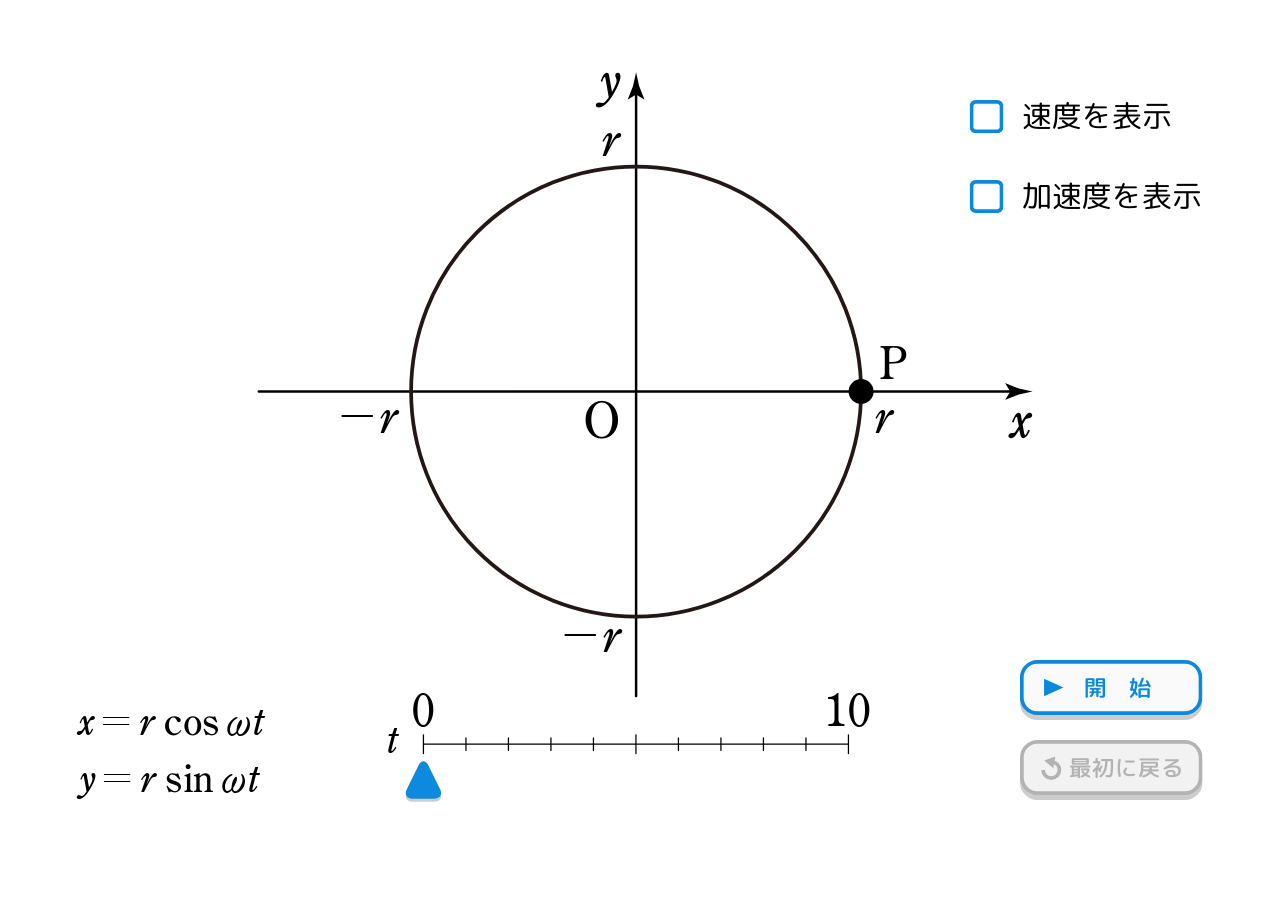
<file: CONTENT_04/index.html>
<!DOCTYPE html>
<html lang="jp">

<head>
  <title>等速円運動</title>
  <meta charset="UTF-8" />
  <meta name="viewport"
    content="width=device-width, initial-scale=1.0, minimum-scale=1.0, maximum-scale=1.0, user-scalable=0, viewport-fit=cover" />
  <meta name="robots" content="noindex, nofollow" />
  <link rel="stylesheet" href="css/main.css?ts=20260908" />
  <link type="text/css" rel="stylesheet" href="css/jquery-ui.min.css?ts=20260908" />
  <link rel="stylesheet" href="css/index.css?ts=20260908" />

  <script src="js/jquery-3.2.1.min.js?ts=20260908" defer></script>
  <script src="js/jquery-ui.min.js?ts=20260908" defer></script>
  <script src="js/pinch.js?ts=20260908" defer></script>

  <script src="js/lodash.min.js?ts=20260908" defer></script>
  <script src="js/autoResize.js?ts=20260908" defer></script>
  <script src="js/3D-1.0.2.js?ts=20260908" defer></script>
  <script src="js/config.js?ts=20260908" defer></script>
  <script src="js/snap.svg-min.js?ts=20260908" defer></script>

  <script src="js/c04.js?ts=20260908" defer></script>
</head>

<body touch-action="none" oncontextmenu="return false">
  <div id="overlay" style="width: 100%; height: 100%; z-index: -1; background-color: transparent; position: absolute">
  </div>
  <div id="divBody" style="position: relative; left: 0px; top: 0px; overflow: hidden">
    <svg id="svg_root" width="1024" height="648" viewBox="0 0 1024 648" style="left: 0px">
      <g transform="matrix(1,0,0,1,0,0)" id="background">
        <rect id="rect-bg" width="1024" height="648" style="fill: none; opacity: 0; stroke: none" />
      </g>

      <defs>
        <!-- Filter Shadow -->
        <filter id="drop-shadow-1" filterUnits="userSpaceOnUse">
          <feOffset dx="0" dy="2.5" />
          <feGaussianBlur result="blur" stdDeviation="0" />
          <feFlood flood-color="#000" flood-opacity=".2" />
          <feComposite in2="blur" operator="in" />
          <feComposite in="SourceGraphic" />
        </filter>

        <!-- Checkbox Symbols -->
        <symbol id="checkbox" viewBox="0 0 27 26.47">
          <rect x="1.5" y="1.5" width="24" height="23.47" rx="3.5" ry="3.5" style="fill:#fff; stroke-width:0px;" />
          <path
            d="m22,3c1.08,0,2,.92,2,2v16.47c0,1.08-.92,2-2,2H5c-1.08,0-2-.92-2-2V5c0-1.08.92-2,2-2h17m0-3H5C2.25,0,0,2.25,0,5v16.47c0,2.75,2.25,5,5,5h17c2.75,0,5-2.25,5-5V5c0-2.75-2.25-5-5-5h0Z"
            style="fill:#0b89dd; stroke-width:0px;" />
          <polyline points="6.45 9.34 11.28 17.33 21.09 6.89"
            style="fill:none; stroke:#fff; stroke-miterlimit:10; stroke-width:4px;" />
        </symbol>

        <symbol id="checkbox_-_checked" viewBox="0 0 27 26.47">
          <rect x="1.5" y="1.5" width="24" height="23.47" rx="3.5" ry="3.5" style="fill:#fff; stroke-width:0px;" />
          <path
            d="m22,3c1.08,0,2,.92,2,2v16.47c0,1.08-.92,2-2,2H5c-1.08,0-2-.92-2-2V5c0-1.08.92-2,2-2h17m0-3H5C2.25,0,0,2.25,0,5v16.47c0,2.75,2.25,5,5,5h17c2.75,0,5-2.25,5-5V5c0-2.75-2.25-5-5-5h0Z"
            style="fill:#0b89dd; stroke-width:0px;" />
          <polyline points="6.45 9.34 11.28 17.33 21.09 6.89"
            style="fill:none; stroke:#0b89dd; stroke-miterlimit:10; stroke-width:4px;" />
        </symbol>

        <!-- Button Symbols: 開始 (Start) -->
        <symbol id="_開始-off_2" viewBox="0 0 146 48">
          <g>
            <rect y="4" width="146" height="44" rx="14" ry="14" style="fill:#ccc; stroke-width:0px;" />
            <rect x="1.5" y="1.5" width="143" height="41" rx="12.5" ry="12.5" style="fill:#fafafa; stroke-width:0px;" />
            <path
              d="m132,3c6.07,0,11,4.93,11,11v16c0,6.07-4.93,11-11,11H14c-6.07,0-11-4.93-11-11V14C3,7.93,7.93,3,14,3h118m0-3H14C6.3,0,0,6.3,0,14v16C0,37.7,6.3,44,14,44h118c7.7,0,14-6.3,14-14V14c0-7.7-6.3-14-14-14h0Z"
              style="fill:#0b89dd; stroke-width:0px;" />
            <polygon points="19.31 28.96 19.31 14.96 34.81 21.96 19.31 28.96" style="fill:#0b89dd; stroke-width:0px;" />
            <text transform="translate(51.36 28.98)"
              style="fill:#0b89dd; font-family:rounded-mplus-1p-medium, 'Rounded M+ 1p'; font-size:18px; font-weight:500;">
              <tspan x="0" y="0" style="letter-spacing:1em;">開</tspan>
              <tspan x="36" y="0">始</tspan>
            </text>
          </g>
        </symbol>

        <symbol id="_開始-on_2" viewBox="0 0 146 48">
          <g>
            <rect y="4" width="146" height="44" rx="14" ry="14" style="fill:#0b89dd; stroke-width:0px;" />
            <polygon points="19.31 32.96 19.31 18.96 34.81 25.96 19.31 32.96" style="fill:#fff; stroke-width:0px;" />
            <text transform="translate(51.36 32.98)"
              style="fill:#fff; font-family:rounded-mplus-1p-medium, 'Rounded M+ 1p'; font-size:18px; font-weight:500;">
              <tspan x="0" y="0" style="letter-spacing:1em;">開</tspan>
              <tspan x="36" y="0">始</tspan>
            </text>
          </g>
        </symbol>

        <symbol id="_開始-invalid_2-2" viewBox="0 0 146 48">
          <g>
            <rect y="4" width="146" height="44" rx="14" ry="14" style="fill:#ccc; stroke-width:0px;" />
            <rect x="1.5" y="1.5" width="143" height="41" rx="12.5" ry="12.5" style="fill:#f2f2f2; stroke-width:0px;" />
            <path
              d="m132,3c6.07,0,11,4.93,11,11v16c0,6.07-4.93,11-11,11H14c-6.07,0-11-4.93-11-11V14C3,7.93,7.93,3,14,3h118m0-3H14C6.3,0,0,6.3,0,14v16C0,37.7,6.3,44,14,44h118c7.7,0,14-6.3,14-14V14c0-7.7-6.3-14-14-14h0Z"
              style="fill:#b3b3b3; stroke-width:0px;" />
            <polygon points="19.31 28.96 19.31 14.96 34.81 21.96 19.31 28.96" style="fill:#b3b3b3; stroke-width:0px;" />
            <text transform="translate(51.36 28.98)"
              style="fill:#b3b3b3; font-family:rounded-mplus-1p-medium, 'Rounded M+ 1p'; font-size:18px; font-weight:500;">
              <tspan x="0" y="0" style="letter-spacing:1em;">開</tspan>
              <tspan x="36" y="0">始</tspan>
            </text>
          </g>
        </symbol>

        <!-- Button Symbols: 一時停止 (Pause) -->
        <symbol id="_一時停止-valid_2" viewBox="0 0 146 48">
          <g>
            <rect x="0" y="4" width="146" height="44" rx="14" ry="14" style="fill:#ccc; stroke-width:0px;" />
            <rect x="1.5" y="1.5" width="143" height="41" rx="12.5" ry="12.5" style="fill:#fafafa; stroke-width:0px;" />
            <path
              d="m132,3c6.07,0,11,4.93,11,11v16c0,6.07-4.93,11-11,11H14c-6.07,0-11-4.93-11-11V14C3,7.93,7.93,3,14,3h118m0-3H14C6.3,0,0,6.3,0,14v16c0,7.7,6.3,14,14,14h118c7.7,0,14-6.3,14-14V14c0-7.7-6.3-14-14-14h0Z"
              style="fill:#0b89dd; stroke-width:0px;" />
            <rect x="25.95" y="15.99" width="4" height="13" rx="1" ry="1" style="fill:#0b89dd; stroke-width:0px;" />
            <rect x="32.95" y="15.99" width="4" height="13" rx="1" ry="1" style="fill:#0b89dd; stroke-width:0px;" />
            <text transform="translate(48.05 28.98)"
              style="fill:#0b89dd; font-family:rounded-mplus-1p-medium, 'Rounded M+ 1p'; font-size:18px; font-weight:500;">
              <tspan x="0" y="0">一時停止</tspan>
            </text>
          </g>
        </symbol>

        <symbol id="_一時停止-push_2" viewBox="0 0 146 48">
          <g>
            <rect x="0" y="4" width="146" height="44" rx="14" ry="14" style="fill:#0b89dd; stroke-width:0px;" />
            <rect x="25.95" y="19.99" width="4" height="13" rx="1" ry="1" style="fill:#fff; stroke-width:0px;" />
            <rect x="32.95" y="19.99" width="4" height="13" rx="1" ry="1" style="fill:#fff; stroke-width:0px;" />
            <text transform="translate(48.05 32.98)"
              style="fill:#fff; font-family:rounded-mplus-1p-medium, 'Rounded M+ 1p'; font-size:18px; font-weight:500;">
              <tspan x="0" y="0">一時停止</tspan>
            </text>
          </g>
        </symbol>

        <!-- Button Symbols: 再開 (Resume) -->
        <symbol id="_再開-off_2" viewBox="0 0 146 48">
          <g>
            <rect x="0" y="4" width="146" height="44" rx="14" ry="14" style="fill:#ccc; stroke-width:0px;" />
            <rect x="1.5" y="1.5" width="143" height="41" rx="12.5" ry="12.5" style="fill:#fafafa; stroke-width:0px;" />
            <path
              d="m132,3c6.07,0,11,4.93,11,11v16c0,6.07-4.93,11-11,11H14c-6.07,0-11-4.93-11-11V14C3,7.93,7.93,3,14,3h118m0-3H14C6.3,0,0,6.3,0,14v16c0,7.7,6.3,14,14,14h118c7.7,0,14-6.3,14-14V14c0-7.7-6.3-14-14-14h0Z"
              style="fill:#0b89dd; stroke-width:0px;" />
            <polygon points="19.31 28.96 19.31 14.96 34.81 21.96 19.31 28.96" style="fill:#0b89dd; stroke-width:0px;" />
            <text transform="translate(51.57 28.98)"
              style="fill:#0b89dd; font-family:rounded-mplus-1p-medium, 'Rounded M+ 1p'; font-size:18px; font-weight:500;">
              <tspan x="0" y="0" style="letter-spacing:1em;">再</tspan>
              <tspan x="36" y="0">開</tspan>
            </text>
          </g>
        </symbol>

        <symbol id="_再開-on_2" viewBox="0 0 146 48">
          <g>
            <rect y="4" width="146" height="44" rx="14" ry="14" style="fill:#0b89dd; stroke-width:0px;" />
            <polygon points="19.31 32.96 19.31 18.96 34.81 25.96 19.31 32.96" style="fill:#fff; stroke-width:0px;" />
            <text transform="translate(51.39 32.98)"
              style="fill:#fff; font-family:rounded-mplus-1p-medium, 'Rounded M+ 1p'; font-size:18px; font-weight:500;">
              <tspan x="0" y="0" style="letter-spacing:1em;">再</tspan>
              <tspan x="36" y="0">開</tspan>
            </text>
          </g>
        </symbol>

        <symbol id="_再開-invalid_2" viewBox="0 0 146 48">
          <g>
            <rect x="0" y="4" width="146" height="44" rx="14" ry="14" style="fill:#ccc; stroke-width:0px;" />
            <rect x="1.5" y="1.5" width="143" height="41" rx="12.5" ry="12.5" style="fill:#f2f2f2; stroke-width:0px;" />
            <path
              d="m132,3c6.07,0,11,4.93,11,11v16c0,6.07-4.93,11-11,11H14c-6.07,0-11-4.93-11-11V14C3,7.93,7.93,3,14,3h118m0-3H14C6.3,0,0,6.3,0,14v16c0,7.7,6.3,14,14,14h118c7.7,0,14-6.3,14-14V14c0-7.7-6.3-14-14-14h0Z"
              style="fill:#b3b3b3; stroke-width:0px;" />
            <polygon points="19.31 28.96 19.31 14.96 34.81 21.96 19.31 28.96" style="fill:#b3b3b3; stroke-width:0px;" />
            <text transform="translate(51.36 28.98)"
              style="fill:#b3b3b3; font-family:rounded-mplus-1p-medium, 'Rounded M+ 1p'; font-size:18px; font-weight:500;">
              <tspan x="0" y="0" style="letter-spacing:1em;">再</tspan>
              <tspan x="36" y="0">開</tspan>
            </text>
          </g>
        </symbol>

        <!-- Button Symbols: 最初に戻る (Reset) -->
        <symbol id="_最初に戻る-off_2-7" viewBox="0 0 146 48">
          <g>
            <rect y="4" width="146" height="44" rx="14" ry="14" style="fill:#ccc; stroke-width:0px;" />
            <rect x="1.5" y="1.5" width="143" height="41" rx="12.5" ry="12.5" style="fill:#fafafa; stroke-width:0px;" />
            <path
              d="m132,3c6.07,0,11,4.93,11,11v16c0,6.07-4.93,11-11,11H14c-6.07,0-11-4.93-11-11V14C3,7.93,7.93,3,14,3h118m0-3H14C6.3,0,0,6.3,0,14v16C0,37.7,6.3,44,14,44h118c7.7,0,14-6.3,14-14V14c0-7.7-6.3-14-14-14h0Z"
              style="fill:#0b89dd; stroke-width:0px;" />
            <text transform="translate(39.5 28.98)"
              style="fill:#0b89dd; font-family:rounded-mplus-1p-medium, 'Rounded M+ 1p'; font-size:18px; font-weight:500;">
              <tspan x="0" y="0">最初に戻る</tspan>
            </text>
            <path d="m26.1,17.59c3.07.52,5.4,3.19,5.4,6.41,0,3.59-2.91,6.5-6.5,6.5s-6.5-2.91-6.5-6.5"
              style="fill:none; stroke:#0b89dd; stroke-miterlimit:10; stroke-width:3px;" />
            <polygon points="26.68 22.55 19.3 16.44 28.28 13.11 26.68 22.55" style="fill:#0b89dd; stroke-width:0px;" />
          </g>
        </symbol>

        <symbol id="_最初に戻る-on" viewBox="0 0 146 48">
          <g>
            <rect y="4" width="146" height="44" rx="14" ry="14" style="fill:#0b89dd; stroke-width:0px;" />
            <text transform="translate(39.5 32.98)"
              style="fill:#fafafa; font-family:rounded-mplus-1p-medium, 'Rounded M+ 1p'; font-size:18px; font-weight:500;">
              <tspan x="0" y="0">最初に戻る</tspan>
            </text>
            <path d="m26.1,21.59c3.07.52,5.4,3.19,5.4,6.41,0,3.59-2.91,6.5-6.5,6.5s-6.5-2.91-6.5-6.5"
              style="fill:none; stroke:#fafafa; stroke-miterlimit:10; stroke-width:3px;" />
            <polygon points="26.68 26.55 19.3 20.44 28.28 17.11 26.68 26.55" style="fill:#fafafa; stroke-width:0px;" />
          </g>
        </symbol>

        <symbol id="_最初に戻る-invalid_2" viewBox="0 0 146 48">
          <g>
            <rect y="4" width="146" height="44" rx="14" ry="14" style="fill:#ccc; stroke-width:0px;" />
            <rect x="1.5" y="1.5" width="143" height="41" rx="12.5" ry="12.5" style="fill:#f2f2f2; stroke-width:0px;" />
            <path
              d="m132,3c6.07,0,11,4.93,11,11v16c0,6.07-4.93,11-11,11H14c-6.07,0-11-4.93-11-11V14C3,7.93,7.93,3,14,3h118m0-3H14C6.3,0,0,6.3,0,14v16C0,37.7,6.3,44,14,44h118c7.7,0,14-6.3,14-14V14c0-7.7-6.3-14-14-14h0Z"
              style="fill:#b3b3b3; stroke-width:0px;" />
            <text transform="translate(39.5 28.98)"
              style="fill:#b3b3b3; font-family:rounded-mplus-1p-medium, 'Rounded M+ 1p'; font-size:18px; font-weight:500;">
              <tspan x="0" y="0">最初に戻る</tspan>
            </text>
            <path d="m26.1,17.59c3.07.52,5.4,3.19,5.4,6.41,0,3.59-2.91,6.5-6.5,6.5s-6.5-2.91-6.5-6.5"
              style="fill:none; stroke:#b3b3b3; stroke-miterlimit:10; stroke-width:3px;" />
            <polygon points="26.68 22.55 19.3 16.44 28.28 13.11 26.68 22.55" style="fill:#b3b3b3; stroke-width:0px;" />
          </g>
        </symbol>

        <marker id="arrowhead" markerWidth="18.21" markerHeight="11" refX="2" refY="3.2" orient="auto">
          <polygon style="fill:#231815;" transform="scale(0.52 0.52)"
            points="3.3 5.6, 0.01 0.2, 0.2 0.07, 9.01 3.57, 18.22 5.57, 9.01 7.57, 0.2 11.07, 0.01 10.97"></polygon>
        </marker>
      </defs>

      <!-- Graph Layer: Coordinate Axes, Origin, Labels, Formulas -->
      <g id="graph">
        <!-- Formula Labels -->
        <text transform="translate(63.08 597.42)" style="font-size:30px;">
          <tspan x="0" y="0"
            style="font-family:A-SOTMathCenturyStd-Regular, 'A-SukenOT MathCentury Std'; letter-spacing:.12em;">y=r
          </tspan>
          <tspan x="68.61" y="0" style="font-family:A-SOTCenturyStd-Regular, 'A-SukenOT Century Std';">si</tspan>
          <tspan x="91.62" y="0"
            style="font-family:A-SOTCenturyStd-Regular, 'A-SukenOT Century Std'; letter-spacing:.12em;">n</tspan>
          <tspan x="112.56" y="0" style="font-family:A-SOTGirishaStd-Italic, 'A-SukenOT Girisha Std';">x</tspan>
          <tspan x="134.4" y="0" style="font-family:A-SOTMathCenturyStd-Regular, 'A-SukenOT MathCentury Std';">t</tspan>
        </text>
        <text transform="translate(62.27 551.63)" style="font-size:30px;">
          <tspan x="0" y="0"
            style="font-family:A-SOTMathCenturyStd-Regular, 'A-SukenOT MathCentury Std'; letter-spacing:.12em;">x=r
          </tspan>
          <tspan x="68.82" y="0"
            style="font-family:A-SOTCenturyStd-Regular, 'A-SukenOT Century Std'; letter-spacing:0em;">co</tspan>
          <tspan x="99.72" y="0"
            style="font-family:A-SOTCenturyStd-Regular, 'A-SukenOT Century Std'; letter-spacing:.12em;">s</tspan>
          <tspan x="117.51" y="0" style="font-family:A-SOTGirishaStd-Italic, 'A-SukenOT Girisha Std';">x</tspan>
          <tspan x="139.35" y="0" style="font-family:A-SOTMathCenturyStd-Regular, 'A-SukenOT MathCentury Std';">t
          </tspan>
        </text>

        <!-- Origin Label O -->
        <text transform="translate(466.01 314.13)"
          style="font-family:A-SOTCenturyStd-Regular, 'A-SukenOT Century Std'; font-size:40px;">
          <tspan x="0" y="0">O</tspan>
        </text>

        <!-- X Axis -->
        <g xmlns="http://www.w3.org/2000/svg" style="isolation:isolate;">
          <path
            d="m817.61,300.93c3.08-5.24,4.44-6.8,6.08-6.8,1.04,0,2.08.84,2.08,1.92s-.76,2.16-2.8,2.48c-1.72.24-2.08.16-3,1.76l-1.88,3.28,1.04,5.84c.08.4.36,2.64.92,2.64.88,0,2.24-3.4,2.68-4.28l1.16.6c-.72,1.88-2.92,6.2-5.2,6.2-1.8,0-2.2-1.92-2.52-3.36l-.72-3.44-1.8,2.8c-1.08,1.68-2.56,4-4.84,4-1,0-2.08-.64-2.08-1.76s.76-2.32,3.16-2.4c1.4-.04,1.76,0,2.56-1.24l2.64-4.12-1-5.24c-.04-.4-.2-2.4-.84-2.4-.88,0-2.08,3.84-2.36,4.64l-1.28-.36c.6-1.92,3-7.56,5.36-7.56,1.6,0,1.8,1.88,2,3.08l.64,3.72Z"
            style="stroke-width:0px;" />
        </g>
        <line x1="207.09" y1="277.22" x2="811.41" y2="277.22"
          style="fill:none; stroke:#000; stroke-linecap:round; stroke-miterlimit:10; stroke-width:2px;" />
        <path
          d="m808.18,277.22l-3.94-6.49.22-.15,10.58,4.2c3.68.81,7.37,1.62,11.05,2.43-3.68.81-7.37,1.62-11.05,2.43l-10.58,4.2-.22-.11,3.94-6.52Z"
          style="stroke-width:0px;" />

        <!-- Y Axis -->
        <g xmlns="http://www.w3.org/2000/svg" style="isolation:isolate;">
          <path
            d="m489.61,37.53c1.16-2,3.68-6.72,3.68-8.88,0-2.04-1.08-2.76-1.08-4.16,0-1.12.8-2.2,1.96-2.2,1.68,0,2.2,1.72,2.2,3.16,0,3.88-3.84,10.96-5.88,14.4-2.16,3.6-6.6,10.12-11.32,10.12-1.2,0-2.52-.6-2.52-2,0-1.24,1.32-2,2.44-2,1,0,1.88.4,2.76.4,2.04,0,4.04-3.16,5.16-4.64l-2.56-14.44c-.08-.4-.12-1.6-.68-1.6-.88,0-1.64,3.08-2,3.76l-1.24-.36c.8-1.92,2.44-6.8,4.92-6.8,1.76,0,1.96,2.64,2.16,3.84l2,11.4Z"
            style="stroke-width:0px;" />
        </g>
        <line x1="508.88" y1="520.73" x2="508.88" y2="36.4"
          style="fill:none; stroke:#000; stroke-linecap:round; stroke-miterlimit:10; stroke-width:2px;" />
        <path
          d="m508.88,39.63l-6.49,3.94-.15-.22,4.2-10.58c.81-3.68,1.62-7.37,2.43-11.05.81,3.68,1.62,7.37,2.43,11.05l4.2,10.58-.11.22-6.52-3.94Z"
          style="stroke-width:0px;" />

        <!-- Axis Value Marks r, -r -->
        <text transform="translate(698.16 310.67)"
          style="font-family:A-SOTMathCenturyStd-Regular, 'A-SukenOT MathCentury Std'; font-size:36px;">
          <tspan x="0" y="0">r</tspan>
        </text>
        <text transform="translate(269.34 310.67)"
          style="font-family:A-SOTMathCenturyStd-Regular, 'A-SukenOT MathCentury Std'; font-size:36px;">
          <tspan x="0" y="0">-r</tspan>
        </text>
        <text transform="translate(480.02 89.02)"
          style="font-family:A-SOTMathCenturyStd-Regular, 'A-SukenOT MathCentury Std'; font-size:36px;">
          <tspan x="0" y="0">r</tspan>
        </text>
        <text transform="translate(447.62 485.51)"
          style="font-family:A-SOTMathCenturyStd-Regular, 'A-SukenOT MathCentury Std'; font-size:36px;">
          <tspan x="0" y="0">-r</tspan>
        </text>
      </g>

      <!-- Scrollbar Layer (Time t slider: t=0 -> 10) -->
      <g id="scrollbar">
        <text transform="translate(329.75 544.58)"
          style="font-family:A-SOTMathCenturyStd-Regular, 'A-SukenOT MathCentury Std'; font-size:36px;">
          <tspan x="0" y="0">0</tspan>
        </text>
        <text id="label-t-max" transform="translate(660.75 544.58)"
          style="font-family:A-SOTMathCenturyStd-Regular, 'A-SukenOT MathCentury Std'; font-size:36px;">
          <tspan x="0" y="0">10</tspan>
        </text>
        <!-- Scale Ticks -->
        <line x1="338.75" y1="551.84" x2="338.75" y2="566.84"
          style="fill:none; stroke:#000; stroke-linecap:round; stroke-miterlimit:10;" />
        <line x1="372.75" y1="554.34" x2="372.75" y2="564.34"
          style="fill:none; stroke:#000; stroke-linecap:round; stroke-miterlimit:10;" />
        <line x1="406.75" y1="554.34" x2="406.75" y2="564.34"
          style="fill:none; stroke:#000; stroke-linecap:round; stroke-miterlimit:10;" />
        <line x1="440.75" y1="554.34" x2="440.75" y2="564.34"
          style="fill:none; stroke:#000; stroke-linecap:round; stroke-miterlimit:10;" />
        <line x1="474.75" y1="554.34" x2="474.75" y2="564.34"
          style="fill:none; stroke:#000; stroke-linecap:round; stroke-miterlimit:10;" />
        <line x1="508.75" y1="551.84" x2="508.75" y2="566.84"
          style="fill:none; stroke:#000; stroke-linecap:round; stroke-miterlimit:10;" />
        <line x1="542.75" y1="554.34" x2="542.75" y2="564.34"
          style="fill:none; stroke:#000; stroke-linecap:round; stroke-miterlimit:10;" />
        <line x1="576.75" y1="554.34" x2="576.75" y2="564.34"
          style="fill:none; stroke:#000; stroke-linecap:round; stroke-miterlimit:10;" />
        <line x1="610.75" y1="554.34" x2="610.75" y2="564.34"
          style="fill:none; stroke:#000; stroke-linecap:round; stroke-miterlimit:10;" />
        <line x1="644.75" y1="554.34" x2="644.75" y2="564.34"
          style="fill:none; stroke:#000; stroke-linecap:round; stroke-miterlimit:10;" />
        <line x1="678.75" y1="551.84" x2="678.75" y2="566.84"
          style="fill:none; stroke:#000; stroke-linecap:round; stroke-miterlimit:10;" />
        <!-- Axis Line -->
        <line x1="678.75" y1="559.34" x2="338.75" y2="559.34"
          style="fill:none; stroke:#000; stroke-linecap:round; stroke-miterlimit:10;" />

        <text transform="translate(308.88 566.65)"
          style="font-family:A-SOTMathCenturyStd-Regular, 'A-SukenOT MathCentury Std'; font-size:30px;">
          <tspan x="0" y="0">t</tspan>
        </text>

        <!-- Drag Slider Interactive Zone -->
        <rect id="slider" class="slider-bar cursor-pointer" x="338.75" y="535" width="340" height="65"
          style="fill: white; opacity: 0.001; stroke: none;" />

        <!-- Drag Point Thumb -->
        <g id="drag-point-container" transform="translate(0, 0)">
          <path id="drag-point" class="slider-bar cursor-pointer"
            d="m334.89,576.28c2.12-4.27,5.59-4.27,7.72,0l9.47,19.04c2.12,4.27.02,7.76-4.68,7.76h-17.3c-4.69,0-6.8-3.49-4.68-7.76l9.47-19.04Z"
            style="fill:#0b89dd; filter:url(#drop-shadow-1); stroke-width:0px;" />
        </g>
      </g>

      <!-- Geometry Objects: Circle Orbit, OP Segment, Omega T Arc & Label -->
      <g id="object">
        <!-- Main Circular Orbit (Radius r = 180, Center (508.88, 277.22)) -->
        <circle cx="508.88" cy="277.22" r="180" style="fill:none; stroke:#231815; stroke-width:3px;" />

        <!-- Connecting Line OP -->
        <line id="lineOP" x1="508.88" y1="277.22" x2="508.88" y2="97.22"
          style="fill:none; stroke:#231815; stroke-width:2px; visibility:hidden;" />

        <!-- Angle Arc / Spiral Curve for omega*t -->
        <polyline id="arrowAngle" points=""
          style="fill:none; stroke:#231815; stroke-miterlimit:10; stroke-width:2px; visibility:hidden;" />
        <polygon id="arrowheadAngle" points="" style="fill:#231815; stroke-width:0px; visibility:hidden;" />

        <!-- Omega T Label -->
        <g id="textOmegaT" style="visibility:hidden;">
          <text transform="translate(0 0)" style="font-size:36px;">
            <tspan x="0" y="0" style="font-family:A-SOTGirishaStd-Italic, 'A-SukenOT Girisha Std';">x
            </tspan>
            <tspan x="26.21" y="0" style="font-family:A-SOTMathCenturyStd-Regular, 'A-SukenOT MathCentury Std';">t
            </tspan>
          </text>
        </g>
      </g>

      <!-- Physical Arrows Layer: Velocity Vector (v) & Acceleration Vector (a) -->
      <g id="arrow">
        <!-- Acceleration Vector (Blue #0b89dd) -->
        <g id="groupAcceleration" style="visibility:hidden;">
          <line id="lineA" x1="508.88" y1="97.22" x2="508.88" y2="154.5"
            style="fill:none; stroke:#0b89dd; stroke-width:5px;" />
          <polygon id="arrowheadA" points="503.06 150.53 508.88 172.22 514.69 150.53 503.06 150.53"
            style="fill:#0b89dd; stroke-width:0px;" />
          <g id="labelA" transform="translate(471.06 155.12)">
            <text style="fill:#0b89dd; font-family:A-SOTGirishaStd-Italic, 'A-SukenOT Girisha Std'; font-size:36px;">
              <tspan x="0" y="0">a</tspan>
            </text>
            <line x1="1.72" y1="-25.76" x2="16.41" y2="-25.76" style="fill:none; stroke:#0b89dd; stroke-width:1.5px;" />
            <polygon points="15.22 -24.02 21.72 -25.76 15.22 -27.5 15.22 -24.02"
              style="fill:#0b89dd; stroke-width:0px;" />
          </g>
        </g>

        <!-- Velocity Vector (Orange-Red #ff4b00) -->
        <g id="groupVelocity" style="visibility:hidden;">
          <line id="lineV" x1="508.88" y1="97.22" x2="414.09" y2="97.22"
            style="fill:none; stroke:#ff4b00; stroke-width:5px;" />
          <polygon id="arrowheadV" points="418.06 91.4 396.38 97.22 418.06 103.03 418.06 91.4"
            style="fill:#ff4b00; stroke-width:0px;" />
          <g id="labelV" transform="translate(408.98 79.34)">
            <text
              style="fill:#ff4b00; font-family:A-SOTMathCenturyStd-Regular, 'A-SukenOT MathCentury Std'; font-size:36px;">
              <tspan x="0" y="0">v</tspan>
            </text>
            <line x1="1.72" y1="-25.76" x2="16.4" y2="-25.76" style="fill:none; stroke:#ff4b00; stroke-width:1.5px;" />
            <polygon points="15.22 -24.02 21.72 -25.76 15.22 -27.5 15.22 -24.02"
              style="fill:#ff4b00; stroke-width:0px;" />
          </g>
        </g>
      </g>

      <!-- Dot Layer: Point P -->
      <g id="dot">
        <circle id="pointP" cx="508.88" cy="97.22" r="10" style="fill:#000; stroke-width:0px;" />
        <text id="textP" transform="translate(520.42 86.22)"
          style="font-family:A-SOTCenturyStd-Regular, 'A-SukenOT Century Std'; font-size:36px;">
          <tspan x="0" y="0">P</tspan>
        </text>
      </g>

      <!-- Buttons & Checkboxes Control Panel -->
      <g id="buttons-control">
        <!-- Checkbox: 速度を表示 -->
        <g id="group-chk-velocity" class="cursor-pointer">
          <use id="chk-velocity-unchecked" width="27" height="26.47" transform="translate(775.72 44.06)"
            href="#checkbox" style="visibility:visible;"></use>
          <use id="chk-velocity-checked" width="27" height="26.47" transform="translate(775.72 44.06)"
            href="#checkbox_-_checked" style="visibility:hidden;"></use>
          <text transform="translate(817.89 65.41)"
            style="font-family:rounded-mplus-1p-regular, 'Rounded M+ 1p'; font-size:24px;">
            <tspan x="0" y="0">速度を表示</tspan>
          </text>
          <rect id="hit-chk-velocity" x="770" y="38" width="220" height="40"
            style="fill:white; opacity:0.001; stroke:none;" />
        </g>

        <!-- Checkbox: 加速度を表示 -->
        <g id="group-chk-accel" class="cursor-pointer">
          <use id="chk-accel-unchecked" width="27" height="26.47" transform="translate(775.72 108.01)" href="#checkbox"
            style="visibility:visible;"></use>
          <use id="chk-accel-checked" width="27" height="26.47" transform="translate(775.72 108.01)"
            href="#checkbox_-_checked" style="visibility:hidden;"></use>
          <text transform="translate(817.89 129.36)"
            style="font-family:rounded-mplus-1p-regular, 'Rounded M+ 1p'; font-size:24px;">
            <tspan x="0" y="0">加速度を表示</tspan>
          </text>
          <rect id="hit-chk-accel" x="770" y="102" width="220" height="40"
            style="fill:white; opacity:0.001; stroke:none;" />
        </g>

        <!-- Button Play / Pause / Resume Group -->
        <g id="btn-play-group">
          <!-- Play (開始) -->
          <use id="btn-play-valid" class="btn-play cursor-pointer" width="146" height="48"
            transform="translate(815.92 492)" href="#_開始-off_2" style="visibility:visible;"></use>
          <use id="btn-play-push" class="btn-play cursor-pointer" width="146" height="48"
            transform="translate(815.92 492)" href="#_開始-on_2" style="visibility:hidden;"></use>
          <use id="btn-play-invalid" class="btn-play" width="146" height="48" transform="translate(815.92 492)"
            href="#_開始-invalid_2-2" style="visibility:hidden;"></use>

          <!-- Pause (一時停止) -->
          <use id="btn-pause-valid" class="btn-pause cursor-pointer" width="146" height="48"
            transform="translate(815.92 492)" href="#_一時停止-valid_2" style="visibility:hidden;"></use>
          <use id="btn-pause-push" class="btn-pause cursor-pointer" width="146" height="48"
            transform="translate(815.92 492)" href="#_一時停止-push_2" style="visibility:hidden;"></use>

          <!-- Resume (再開) -->
          <use id="btn-resume-valid" class="btn-resume cursor-pointer" width="146" height="48"
            transform="translate(815.92 492)" href="#_再開-off_2" style="visibility:hidden;"></use>
          <use id="btn-resume-push" class="btn-resume cursor-pointer" width="146" height="48"
            transform="translate(815.92 492)" href="#_再開-on_2" style="visibility:hidden;"></use>
          <use id="btn-resume-invalid" class="btn-resume" width="146" height="48" transform="translate(815.92 492)"
            href="#_再開-invalid_2" style="visibility:hidden;"></use>
        </g>

        <!-- Button Reset Group (最初に戻る) -->
        <g id="btn-reset-group">
          <g id="btn-reset">
            <use id="btn-reset-valid" class="btn-reset cursor-pointer" width="146" height="48"
              transform="translate(816 556)" href="#_最初に戻る-off_2-7" style="visibility:hidden;"></use>
            <use id="btn-reset-push" class="btn-reset cursor-pointer" width="146" height="48"
              transform="translate(816 556)" href="#_最初に戻る-on" style="visibility:hidden;"></use>
          </g>
          <use id="btn-reset-invalid" class="btn-reset" width="146" height="48" transform="translate(816 556)"
            href="#_最初に戻る-invalid_2" style="visibility:visible;"></use>
        </g>
      </g>
      <g>
        <rect id="rect-overlay" x="0" y="0" width="2000" height="2000" class="cursor-pointer"
          style="visibility: hidden; fill: transparent; opacity: 0.5"></rect>
      </g>
    </svg>
  </div>
</body>

</html>
<!-- (C) 2026 Suken Shuppan. -->
</file>
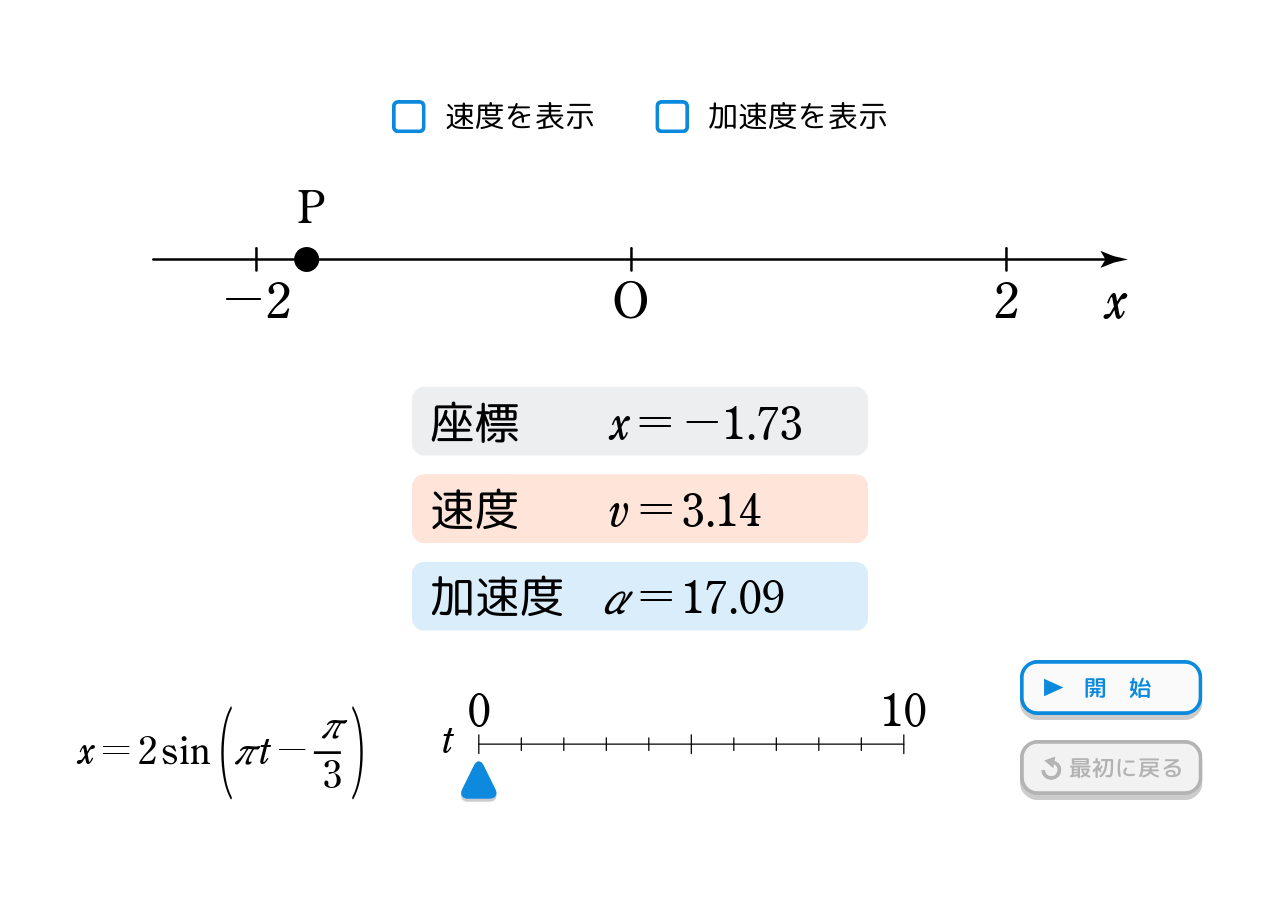
<file: CONTENT_06/index.html>
<!DOCTYPE html>
<html lang="jp">

<head>
  <title>数直線上の点の運動</title>
  <meta charset="UTF-8" />
  <meta name="viewport"
    content="width=device-width, initial-scale=1.0, minimum-scale=1.0, maximum-scale=1.0, user-scalable=0, viewport-fit=cover" />
  <meta name="robots" content="noindex, nofollow" />
  <link rel="stylesheet" href="css/main.css?ts=20260914" />
  <link type="text/css" rel="stylesheet" href="css/jquery-ui.min.css?ts=20260914" />
  <link rel="stylesheet" href="css/index.css?ts=20260914" />

  <script src="js/jquery-3.2.1.min.js?ts=20260914" defer></script>
  <script src="js/jquery-ui.min.js?ts=20260914" defer></script>
  <script src="js/pinch.js?ts=20260914" defer></script>

  <script src="js/lodash.min.js?ts=20260914" defer></script>
  <script src="js/autoResize.js?ts=20260914" defer></script>
  <script src="js/3D-1.0.2.js?ts=20260914" defer></script>
  <script src="js/config.js?ts=20260914" defer></script>
  <script src="js/snap.svg-min.js?ts=20260914" defer></script>

  <script src="js/c06.js?ts=20260914" defer></script>
</head>

<body touch-action="none" oncontextmenu="return false">
  <div id="overlay" style="width: 100%; height: 100%; z-index: -1; background-color: transparent; position: absolute">
  </div>
  <div id="divBody" style="position: relative; left: 0px; top: 0px; overflow: hidden">
    <svg id="svg_root" width="1024" height="648" viewBox="0 0 1024 648" style="left: 0px">
      <g transform="matrix(1,0,0,1,0,0)" id="background">
        <rect id="rect-bg" width="1024" height="648" style="fill: none; opacity: 0; stroke: none" />
      </g>

      <defs>
        <!-- Filter Shadow -->
        <filter id="drop-shadow-1" filterUnits="userSpaceOnUse">
          <feOffset dx="0" dy="2.5" />
          <feGaussianBlur result="blur" stdDeviation="0" />
          <feFlood flood-color="#000" flood-opacity=".2" />
          <feComposite in2="blur" operator="in" />
          <feComposite in="SourceGraphic" />
        </filter>

        <!-- Checkbox Symbols -->
        <symbol id="checkbox" viewBox="0 0 27 26.47">
          <rect x="1.5" y="1.5" width="24" height="23.47" rx="3.5" ry="3.5" style="fill:#fff; stroke-width:0px;" />
          <path
            d="m22,3c1.08,0,2,.92,2,2v16.47c0,1.08-.92,2-2,2H5c-1.08,0-2-.92-2-2V5c0-1.08.92-2,2-2h17m0-3H5C2.25,0,0,2.25,0,5v16.47c0,2.75,2.25,5,5,5h17c2.75,0,5-2.25,5-5V5c0-2.75-2.25-5-5-5h0Z"
            style="fill:#0b89dd; stroke-width:0px;" />
          <polyline points="6.45 9.34 11.28 17.33 21.09 6.89"
            style="fill:none; stroke:#fff; stroke-miterlimit:10; stroke-width:4px;" />
        </symbol>

        <symbol id="checkbox_-_checked" viewBox="0 0 27 26.47">
          <rect x="1.5" y="1.5" width="24" height="23.47" rx="3.5" ry="3.5" style="fill:#fff; stroke-width:0px;" />
          <path
            d="m22,3c1.08,0,2,.92,2,2v16.47c0,1.08-.92,2-2,2H5c-1.08,0-2-.92-2-2V5c0-1.08.92-2,2-2h17m0-3H5C2.25,0,0,2.25,0,5v16.47c0,2.75,2.25,5,5,5h17c2.75,0,5-2.25,5-5V5c0-2.75-2.25-5-5-5h0Z"
            style="fill:#0b89dd; stroke-width:0px;" />
          <polyline points="6.45 9.34 11.28 17.33 21.09 6.89"
            style="fill:none; stroke:#0b89dd; stroke-miterlimit:10; stroke-width:4px;" />
        </symbol>

        <!-- Button Symbols: 開始 (Start) -->
        <symbol id="_開始-off_2" viewBox="0 0 146 48">
          <g>
            <rect y="4" width="146" height="44" rx="14" ry="14" style="fill:#ccc; stroke-width:0px;" />
            <rect x="1.5" y="1.5" width="143" height="41" rx="12.5" ry="12.5" style="fill:#fafafa; stroke-width:0px;" />
            <path
              d="m132,3c6.07,0,11,4.93,11,11v16c0,6.07-4.93,11-11,11H14c-6.07,0-11-4.93-11-11V14C3,7.93,7.93,3,14,3h118m0-3H14C6.3,0,0,6.3,0,14v16C0,37.7,6.3,44,14,44h118c7.7,0,14-6.3,14-14V14c0-7.7-6.3-14-14-14h0Z"
              style="fill:#0b89dd; stroke-width:0px;" />
            <polygon points="19.31 28.96 19.31 14.96 34.81 21.96 19.31 28.96" style="fill:#0b89dd; stroke-width:0px;" />
            <text transform="translate(51.36 28.98)"
              style="fill:#0b89dd; font-family:rounded-mplus-1p-medium, 'Rounded M+ 1p'; font-size:18px; font-weight:500;">
              <tspan x="0" y="0" style="letter-spacing:1em;">開</tspan>
              <tspan x="36" y="0">始</tspan>
            </text>
          </g>
        </symbol>

        <symbol id="_開始-on_2" viewBox="0 0 146 48">
          <g>
            <rect y="4" width="146" height="44" rx="14" ry="14" style="fill:#0b89dd; stroke-width:0px;" />
            <polygon points="19.31 32.96 19.31 18.96 34.81 25.96 19.31 32.96" style="fill:#fff; stroke-width:0px;" />
            <text transform="translate(51.36 32.98)"
              style="fill:#fff; font-family:rounded-mplus-1p-medium, 'Rounded M+ 1p'; font-size:18px; font-weight:500;">
              <tspan x="0" y="0" style="letter-spacing:1em;">開</tspan>
              <tspan x="36" y="0">始</tspan>
            </text>
          </g>
        </symbol>

        <symbol id="_開始-invalid_2-2" viewBox="0 0 146 48">
          <g>
            <rect y="4" width="146" height="44" rx="14" ry="14" style="fill:#ccc; stroke-width:0px;" />
            <rect x="1.5" y="1.5" width="143" height="41" rx="12.5" ry="12.5" style="fill:#f2f2f2; stroke-width:0px;" />
            <path
              d="m132,3c6.07,0,11,4.93,11,11v16c0,6.07-4.93,11-11,11H14c-6.07,0-11-4.93-11-11V14C3,7.93,7.93,3,14,3h118m0-3H14C6.3,0,0,6.3,0,14v16C0,37.7,6.3,44,14,44h118c7.7,0,14-6.3,14-14V14c0-7.7-6.3-14-14-14h0Z"
              style="fill:#b3b3b3; stroke-width:0px;" />
            <polygon points="19.31 28.96 19.31 14.96 34.81 21.96 19.31 28.96" style="fill:#b3b3b3; stroke-width:0px;" />
            <text transform="translate(51.36 28.98)"
              style="fill:#b3b3b3; font-family:rounded-mplus-1p-medium, 'Rounded M+ 1p'; font-size:18px; font-weight:500;">
              <tspan x="0" y="0" style="letter-spacing:1em;">開</tspan>
              <tspan x="36" y="0">始</tspan>
            </text>
          </g>
        </symbol>

        <!-- Button Symbols: 一時停止 (Pause) -->
        <symbol id="_一時停止-valid_2" viewBox="0 0 146 48">
          <g>
            <rect x="0" y="4" width="146" height="44" rx="14" ry="14" style="fill:#ccc; stroke-width:0px;" />
            <rect x="1.5" y="1.5" width="143" height="41" rx="12.5" ry="12.5" style="fill:#fafafa; stroke-width:0px;" />
            <path
              d="m132,3c6.07,0,11,4.93,11,11v16c0,6.07-4.93,11-11,11H14c-6.07,0-11-4.93-11-11V14C3,7.93,7.93,3,14,3h118m0-3H14C6.3,0,0,6.3,0,14v16c0,7.7,6.3,14,14,14h118c7.7,0,14-6.3,14-14V14c0-7.7-6.3-14-14-14h0Z"
              style="fill:#0b89dd; stroke-width:0px;" />
            <rect x="25.95" y="15.99" width="4" height="13" rx="1" ry="1" style="fill:#0b89dd; stroke-width:0px;" />
            <rect x="32.95" y="15.99" width="4" height="13" rx="1" ry="1" style="fill:#0b89dd; stroke-width:0px;" />
            <text transform="translate(48.05 28.98)"
              style="fill:#0b89dd; font-family:rounded-mplus-1p-medium, 'Rounded M+ 1p'; font-size:18px; font-weight:500;">
              <tspan x="0" y="0">一時停止</tspan>
            </text>
          </g>
        </symbol>

        <symbol id="_一時停止-push_2" viewBox="0 0 146 48">
          <g>
            <rect x="0" y="4" width="146" height="44" rx="14" ry="14" style="fill:#0b89dd; stroke-width:0px;" />
            <rect x="25.95" y="19.99" width="4" height="13" rx="1" ry="1" style="fill:#fff; stroke-width:0px;" />
            <rect x="32.95" y="19.99" width="4" height="13" rx="1" ry="1" style="fill:#fff; stroke-width:0px;" />
            <text transform="translate(48.05 32.98)"
              style="fill:#fff; font-family:rounded-mplus-1p-medium, 'Rounded M+ 1p'; font-size:18px; font-weight:500;">
              <tspan x="0" y="0">一時停止</tspan>
            </text>
          </g>
        </symbol>

        <!-- Button Symbols: 再開 (Resume) -->
        <symbol id="_再開-off_2" viewBox="0 0 146 48">
          <g>
            <rect x="0" y="4" width="146" height="44" rx="14" ry="14" style="fill:#ccc; stroke-width:0px;" />
            <rect x="1.5" y="1.5" width="143" height="41" rx="12.5" ry="12.5" style="fill:#fafafa; stroke-width:0px;" />
            <path
              d="m132,3c6.07,0,11,4.93,11,11v16c0,6.07-4.93,11-11,11H14c-6.07,0-11-4.93-11-11V14C3,7.93,7.93,3,14,3h118m0-3H14C6.3,0,0,6.3,0,14v16c0,7.7,6.3,14,14,14h118c7.7,0,14-6.3,14-14V14c0-7.7-6.3-14-14-14h0Z"
              style="fill:#0b89dd; stroke-width:0px;" />
            <polygon points="19.31 28.96 19.31 14.96 34.81 21.96 19.31 28.96" style="fill:#0b89dd; stroke-width:0px;" />
            <text transform="translate(51.57 28.98)"
              style="fill:#0b89dd; font-family:rounded-mplus-1p-medium, 'Rounded M+ 1p'; font-size:18px; font-weight:500;">
              <tspan x="0" y="0" style="letter-spacing:1em;">再</tspan>
              <tspan x="36" y="0">開</tspan>
            </text>
          </g>
        </symbol>

        <symbol id="_再開-on_2" viewBox="0 0 146 48">
          <g>
            <rect y="4" width="146" height="44" rx="14" ry="14" style="fill:#0b89dd; stroke-width:0px;" />
            <polygon points="19.31 32.96 19.31 18.96 34.81 25.96 19.31 32.96" style="fill:#fff; stroke-width:0px;" />
            <text transform="translate(51.39 32.98)"
              style="fill:#fff; font-family:rounded-mplus-1p-medium, 'Rounded M+ 1p'; font-size:18px; font-weight:500;">
              <tspan x="0" y="0" style="letter-spacing:1em;">再</tspan>
              <tspan x="36" y="0">開</tspan>
            </text>
          </g>
        </symbol>

        <symbol id="_再開-invalid_2" viewBox="0 0 146 48">
          <g>
            <rect x="0" y="4" width="146" height="44" rx="14" ry="14" style="fill:#ccc; stroke-width:0px;" />
            <rect x="1.5" y="1.5" width="143" height="41" rx="12.5" ry="12.5" style="fill:#f2f2f2; stroke-width:0px;" />
            <path
              d="m132,3c6.07,0,11,4.93,11,11v16c0,6.07-4.93,11-11,11H14c-6.07,0-11-4.93-11-11V14C3,7.93,7.93,3,14,3h118m0-3H14C6.3,0,0,6.3,0,14v16c0,7.7,6.3,14,14,14h118c7.7,0,14-6.3,14-14V14c0-7.7-6.3-14-14-14h0Z"
              style="fill:#b3b3b3; stroke-width:0px;" />
            <polygon points="19.31 28.96 19.31 14.96 34.81 21.96 19.31 28.96" style="fill:#b3b3b3; stroke-width:0px;" />
            <text transform="translate(51.36 28.98)"
              style="fill:#b3b3b3; font-family:rounded-mplus-1p-medium, 'Rounded M+ 1p'; font-size:18px; font-weight:500;">
              <tspan x="0" y="0" style="letter-spacing:1em;">再</tspan>
              <tspan x="36" y="0">開</tspan>
            </text>
          </g>
        </symbol>

        <!-- Button Symbols: 最初に戻る (Reset) -->
        <symbol id="_最初に戻る-off_2-7" viewBox="0 0 146 48">
          <g>
            <rect y="4" width="146" height="44" rx="14" ry="14" style="fill:#ccc; stroke-width:0px;" />
            <rect x="1.5" y="1.5" width="143" height="41" rx="12.5" ry="12.5" style="fill:#fafafa; stroke-width:0px;" />
            <path
              d="m132,3c6.07,0,11,4.93,11,11v16c0,6.07-4.93,11-11,11H14c-6.07,0-11-4.93-11-11V14C3,7.93,7.93,3,14,3h118m0-3H14C6.3,0,0,6.3,0,14v16C0,37.7,6.3,44,14,44h118c7.7,0,14-6.3,14-14V14c0-7.7-6.3-14-14-14h0Z"
              style="fill:#0b89dd; stroke-width:0px;" />
            <text transform="translate(39.5 28.98)"
              style="fill:#0b89dd; font-family:rounded-mplus-1p-medium, 'Rounded M+ 1p'; font-size:18px; font-weight:500;">
              <tspan x="0" y="0">最初に戻る</tspan>
            </text>
            <path d="m26.1,17.59c3.07.52,5.4,3.19,5.4,6.41,0,3.59-2.91,6.5-6.5,6.5s-6.5-2.91-6.5-6.5"
              style="fill:none; stroke:#0b89dd; stroke-miterlimit:10; stroke-width:3px;" />
            <polygon points="26.68 22.55 19.3 16.44 28.28 13.11 26.68 22.55" style="fill:#0b89dd; stroke-width:0px;" />
          </g>
        </symbol>

        <symbol id="_最初に戻る-on" viewBox="0 0 146 48">
          <g>
            <rect y="4" width="146" height="44" rx="14" ry="14" style="fill:#0b89dd; stroke-width:0px;" />
            <text transform="translate(39.5 32.98)"
              style="fill:#fafafa; font-family:rounded-mplus-1p-medium, 'Rounded M+ 1p'; font-size:18px; font-weight:500;">
              <tspan x="0" y="0">最初に戻る</tspan>
            </text>
            <path d="m26.1,21.59c3.07.52,5.4,3.19,5.4,6.41,0,3.59-2.91,6.5-6.5,6.5s-6.5-2.91-6.5-6.5"
              style="fill:none; stroke:#fafafa; stroke-miterlimit:10; stroke-width:3px;" />
            <polygon points="26.68 26.55 19.3 20.44 28.28 17.11 26.68 26.55" style="fill:#fafafa; stroke-width:0px;" />
          </g>
        </symbol>

        <symbol id="_最初に戻る-invalid_2" viewBox="0 0 146 48">
          <g>
            <rect y="4" width="146" height="44" rx="14" ry="14" style="fill:#ccc; stroke-width:0px;" />
            <rect x="1.5" y="1.5" width="143" height="41" rx="12.5" ry="12.5" style="fill:#f2f2f2; stroke-width:0px;" />
            <path
              d="m132,3c6.07,0,11,4.93,11,11v16c0,6.07-4.93,11-11,11H14c-6.07,0-11-4.93-11-11V14C3,7.93,7.93,3,14,3h118m0-3H14C6.3,0,0,6.3,0,14v16C0,37.7,6.3,44,14,44h118c7.7,0,14-6.3,14-14V14c0-7.7-6.3-14-14-14h0Z"
              style="fill:#b3b3b3; stroke-width:0px;" />
            <text transform="translate(39.5 28.98)"
              style="fill:#b3b3b3; font-family:rounded-mplus-1p-medium, 'Rounded M+ 1p'; font-size:18px; font-weight:500;">
              <tspan x="0" y="0">最初に戻る</tspan>
            </text>
            <path d="m26.1,17.59c3.07.52,5.4,3.19,5.4,6.41,0,3.59-2.91,6.5-6.5,6.5s-6.5-2.91-6.5-6.5"
              style="fill:none; stroke:#b3b3b3; stroke-miterlimit:10; stroke-width:3px;" />
            <polygon points="26.68 22.55 19.3 16.44 28.28 13.11 26.68 22.55" style="fill:#b3b3b3; stroke-width:0px;" />
          </g>
        </symbol>

        <marker id="arrowhead" markerWidth="18.21" markerHeight="11" refX="2" refY="3.2" orient="auto">
          <polygon style="fill:#231815;" transform="scale(0.52 0.52)"
            points="3.3 5.6, 0.01 0.2, 0.2 0.07, 9.01 3.57, 18.22 5.57, 9.01 7.57, 0.2 11.07, 0.01 10.97"></polygon>
        </marker>
      </defs>

      <!-- Graph Layer: Coordinate Axes, Origin, Labels, Formulas -->
      <g id="graph">
        <!-- Origin Label O -->
        <text transform="translate(466.01 314.13)"
          style="font-family:A-SOTCenturyStd-Regular, 'A-SukenOT Century Std'; font-size:40px;">
          <tspan x="0" y="0">O</tspan>
        </text>

        <!-- X Axis -->
        <text transform="translate(883.84 218.43)"
          style="font-family:A-SOTMathCenturyStd-Regular, 'A-SukenOT MathCentury Std'; font-size:40px; isolation:isolate;">
          <tspan x="0" y="0">x</tspan>
        </text>
        <line x1="122.66" y1="171.52" x2="887.66" y2="171.52"
          style="fill:none; stroke:#000; stroke-linecap:round; stroke-miterlimit:10; stroke-width:2px;" />
        <path
          d="m884.43,171.52l-3.94-6.49.22-.15,10.58,4.2c3.68.81,7.37,1.62,11.05,2.43-3.68.81-7.37,1.62-11.05,2.43l-10.58,4.2-.22-.11,3.94-6.52Z"
          style="stroke-width:0px;" />

        <!-- Axis Value Marks 2, -2, O -->
        <line x1="205.16" y1="162.63" x2="205.16" y2="180.4"
          style="fill:none; stroke:#000; stroke-linecap:round; stroke-miterlimit:10; stroke-width:2px;" />
        <line x1="505.16" y1="162.63" x2="505.16" y2="180.4"
          style="fill:none; stroke:#000; stroke-linecap:round; stroke-miterlimit:10; stroke-width:2px;" />
        <line x1="805.16" y1="162.63" x2="805.16" y2="180.4"
          style="fill:none; stroke:#000; stroke-linecap:round; stroke-miterlimit:10; stroke-width:2px;" />

        <text transform="translate(177.16 218.43)"
          style="font-family:A-SOTMathCenturyStd-Regular, 'A-SukenOT MathCentury Std'; font-size:40px;">
          <tspan x="0" y="0">-2</tspan>
        </text>
        <text transform="translate(489.68 218.43)"
          style="font-family:A-SOTCenturyStd-Regular, 'A-SukenOT Century Std'; font-size:40px;">
          <tspan x="0" y="0">O</tspan>
        </text>
        <text transform="translate(795.16 218.43)"
          style="font-family:A-SOTMathCenturyStd-Regular, 'A-SukenOT MathCentury Std'; font-size:40px;">
          <tspan x="0" y="0">2</tspan>
        </text>
      </g>

      <!-- Scrollbar Layer (Time t slider: t=0 -> 10) -->
      <g id="scrollbar">
        <text transform="translate(374.05 544.58)"
          style="font-family:A-SOTMathCenturyStd-Regular, 'A-SukenOT MathCentury Std'; font-size:36px;">
          <tspan x="0" y="0">0</tspan>
        </text>
        <text id="label-t-max" transform="translate(705.05 544.58)"
          style="font-family:A-SOTMathCenturyStd-Regular, 'A-SukenOT MathCentury Std'; font-size:36px;">
          <tspan x="0" y="0">10</tspan>
        </text>
        <!-- Scale Ticks -->
        <line x1="383.05" y1="551.84" x2="383.05" y2="566.84"
          style="fill:none; stroke:#000; stroke-linecap:round; stroke-miterlimit:10;" />
        <line x1="417.05" y1="554.34" x2="417.05" y2="564.34"
          style="fill:none; stroke:#000; stroke-linecap:round; stroke-miterlimit:10;" />
        <line x1="451.05" y1="554.34" x2="451.05" y2="564.34"
          style="fill:none; stroke:#000; stroke-linecap:round; stroke-miterlimit:10;" />
        <line x1="485.05" y1="554.34" x2="485.05" y2="564.34"
          style="fill:none; stroke:#000; stroke-linecap:round; stroke-miterlimit:10;" />
        <line x1="519.05" y1="554.34" x2="519.05" y2="564.34"
          style="fill:none; stroke:#000; stroke-linecap:round; stroke-miterlimit:10;" />
        <line x1="553.05" y1="551.84" x2="553.05" y2="566.84"
          style="fill:none; stroke:#000; stroke-linecap:round; stroke-miterlimit:10;" />
        <line x1="587.05" y1="554.34" x2="587.05" y2="564.34"
          style="fill:none; stroke:#000; stroke-linecap:round; stroke-miterlimit:10;" />
        <line x1="621.05" y1="554.34" x2="621.05" y2="564.34"
          style="fill:none; stroke:#000; stroke-linecap:round; stroke-miterlimit:10;" />
        <line x1="655.05" y1="554.34" x2="655.05" y2="564.34"
          style="fill:none; stroke:#000; stroke-linecap:round; stroke-miterlimit:10;" />
        <line x1="689.05" y1="554.34" x2="689.05" y2="564.34"
          style="fill:none; stroke:#000; stroke-linecap:round; stroke-miterlimit:10;" />
        <line x1="723.05" y1="551.84" x2="723.05" y2="566.84"
          style="fill:none; stroke:#000; stroke-linecap:round; stroke-miterlimit:10;" />
        <!-- Axis Line -->
        <line x1="723.05" y1="559.34" x2="383.05" y2="559.34"
          style="fill:none; stroke:#000; stroke-linecap:round; stroke-miterlimit:10;" />

        <text transform="translate(353.18 566.65)"
          style="font-family:A-SOTMathCenturyStd-Regular, 'A-SukenOT MathCentury Std'; font-size:30px;">
          <tspan x="0" y="0">t</tspan>
        </text>

        <!-- Drag Slider Interactive Zone -->
        <rect id="slider" class="slider-bar cursor-pointer" x="383.05" y="535" width="340" height="65"
          style="fill: white; opacity: 0.001; stroke: none;" />

        <!-- Drag Point Thumb -->
        <g id="drag-point-container" transform="translate(0, 0)">
          <path id="drag-point" class="slider-bar cursor-pointer"
            d="m379.19,576.28c2.12-4.27,5.59-4.27,7.72,0l9.47,19.04c2.12,4.27.02,7.76-4.68,7.76h-17.3c-4.69,0-6.8-3.49-4.68-7.76l9.47-19.04Z"
            style="fill:#0b89dd; filter:url(#drop-shadow-1); stroke-width:0px;" />
        </g>
      </g>
      </g>

      <!-- Geometry Objects: Circle Orbit, OP Segment, Omega T Arc & Label -->
      <g id="object">
        <!-- Coordinate -->
        <rect x="329.5" y="273.44" width="365" height="55" rx="10" ry="10" style="fill:#edeef0; stroke-width:0px;" />
        <text transform="translate(344.03 314.93)"
          style="font-family:rounded-mplus-1p-regular, 'Rounded M+ 1p'; font-size:36px;">座標</text>
        <text transform="translate(488.06 314.93)"
          style="font-family:A-SOTMathCenturyStd-Regular, 'A-SukenOT MathCentury Std'; font-size:36px;">
          <tspan x="0" y="0" style="letter-spacing:.12em;">x=</tspan>
          <tspan id="val_x" x="57.74" y="0">-1.73</tspan>
        </text>

        <!-- Velocity -->
        <rect x="329.5" y="343.44" width="365" height="55" rx="10" ry="10" style="fill:#ffe4d9; stroke-width:0px;" />
        <text transform="translate(344.03 384.61)"
          style="font-family:rounded-mplus-1p-regular, 'Rounded M+ 1p'; font-size:36px;">速度</text>
        <text transform="translate(485.78 384.61)"
          style="font-family:A-SOTMathCenturyStd-Regular, 'A-SukenOT MathCentury Std'; font-size:36px;">
          <tspan x="0" y="0" style="letter-spacing:.12em;">v=</tspan>
          <tspan id="val_v" x="59.94" y="0">3.14</tspan>
        </text>

        <!-- Acceleration -->
        <rect x="329.5" y="413.44" width="365" height="55" rx="10" ry="10" style="fill:#daedfa; stroke-width:0px;" />
        <text transform="translate(344.03 454.68)"
          style="font-family:rounded-mplus-1p-regular, 'Rounded M+ 1p'; font-size:36px;">加速度</text>
        <text transform="translate(481.92 454.68)" style="font-size:36px;">
          <tspan x="0" y="0" style="font-family:A-SOTGirishaStd-Italic, 'A-SukenOT Girisha Std'; font-style:italic;">a
          </tspan>
          <tspan x="26.93" y="0"
            style="font-family:A-SOTMathCenturyStd-Regular, 'A-SukenOT MathCentury Std'; letter-spacing:.12em;">=
          </tspan>
          <tspan id="val_a" x="63.83" y="0"
            style="font-family:A-SOTMathCenturyStd-Regular, 'A-SukenOT MathCentury Std';">17.09</tspan>
        </text>

        <!-- Formula bottom left -->
        <text transform="translate(62.27 575.21)" style="font-size:30px;">
          <tspan x="0" y="0"
            style="font-family:A-SOTMathCenturyStd-Regular, 'A-SukenOT MathCentury Std'; letter-spacing:.12em;">x=
          </tspan>
          <tspan x="48.12" y="0" style="font-family:A-SOTMathCenturyStd-Regular, 'A-SukenOT MathCentury Std';">2</tspan>
          <tspan x="66.87" y="0" style="font-family:A-SOTCenturyStd-Regular, 'A-SukenOT Century Std';">sin</tspan>
          <tspan x="107.07" y="0"
            style="font-family:A-SOTCenturyStd-Regular, 'A-SukenOT Century Std'; letter-spacing:.12em;"> </tspan>
          <tspan x="124.32" y="0"
            style="font-family:A-SOTGirishaStd-Italic, 'A-SukenOT Girisha Std'; font-style:italic;">p</tspan>
          <tspan x="144.03" y="0"
            style="font-family:A-SOTMathCenturyStd-Regular, 'A-SukenOT MathCentury Std'; letter-spacing:.12em;">t-
          </tspan>
          <tspan x="194.02" y="-20.48"
            style="font-family:A-SOTGirishaStd-Italic, 'A-SukenOT Girisha Std'; font-style:italic;">p</tspan>
          <tspan x="188.88" y="0" style="font-family:KozGoPr6N-Regular-90ms-RKSJ-H, 'Kozuka Gothic Pr6N';">─</tspan>
          <tspan x="196.38" y="19.52" style="font-family:A-SOTMathCenturyStd-Regular, 'A-SukenOT MathCentury Std';">3
          </tspan>
        </text>
        <text transform="translate(174.67 593.28) scale(.4 1)"
          style="font-family:A-SOTMathCenturyStd-Regular, 'A-SukenOT MathCentury Std'; font-size:80px;">
          <tspan x="0" y="0" xml:space="preserve" style="letter-spacing:.12em;">( </tspan>
          <tspan x="206" y="0" style="letter-spacing:.37em;"> </tspan>
          <tspan x="268" y="0" style="letter-spacing:.25em;">)</tspan>
        </text>
      </g>
      </g>

      <!-- Physical Arrows Layer: Velocity Vector (v) & Acceleration Vector (a) -->
      <g id="arrow">
        <!-- Acceleration Vector (Blue #0b89dd) -->
        <g id="groupAcceleration" style="visibility:hidden;">
          <line id="lineA" x1="505.16" y1="171.52" x2="505.16" y2="171.52"
            style="fill:none; stroke:#0b89dd; stroke-width:5px;" />
          <polygon id="arrowheadA" points="" style="fill:#0b89dd; stroke-width:0px;" />
          <g id="labelA" transform="translate(471.06 155.12)">
            <text style="fill:#0b89dd; font-family:A-SOTGirishaStd-Italic, 'A-SukenOT Girisha Std'; font-size:36px;">
              <tspan x="0" y="0">a</tspan>
            </text>
            <line x1="1.72" y1="-25.76" x2="16.41" y2="-25.76" style="fill:none; stroke:#0b89dd; stroke-width:1.5px;" />
            <polygon points="15.22 -24.02 21.72 -25.76 15.22 -27.5 15.22 -24.02"
              style="fill:#0b89dd; stroke-width:0px;" />
          </g>
        </g>

        <!-- Velocity Vector (Orange-Red #ff4b00) -->
        <g id="groupVelocity" style="visibility:hidden;">
          <line id="lineV" x1="505.16" y1="171.52" x2="505.16" y2="171.52"
            style="fill:none; stroke:#ff4b00; stroke-width:5px;" />
          <polygon id="arrowheadV" points="" style="fill:#ff4b00; stroke-width:0px;" />
          <g id="labelV" transform="translate(408.98 79.34)">
            <text
              style="fill:#ff4b00; font-family:A-SOTMathCenturyStd-Regular, 'A-SukenOT MathCentury Std'; font-size:36px;">
              <tspan x="0" y="0">v</tspan>
            </text>
            <line x1="1.72" y1="-25.76" x2="16.4" y2="-25.76" style="fill:none; stroke:#ff4b00; stroke-width:1.5px;" />
            <polygon points="15.22 -24.02 21.72 -25.76 15.22 -27.5 15.22 -24.02"
              style="fill:#ff4b00; stroke-width:0px;" />
          </g>
        </g>
      </g>
      </g>

      <!-- Velocity Vector (Orange-Red #ff4b00) -->
      <g id="groupVelocity" style="visibility:hidden;">
        <line id="lineV" x1="508.88" y1="97.22" x2="414.09" y2="97.22"
          style="fill:none; stroke:#ff4b00; stroke-width:5px;" />
        <polygon id="arrowheadV" points="418.06 91.4 396.38 97.22 418.06 103.03 418.06 91.4"
          style="fill:#ff4b00; stroke-width:0px;" />
        <g id="labelV" transform="translate(408.98 79.34)">
          <text
            style="fill:#ff4b00; font-family:A-SOTMathCenturyStd-Regular, 'A-SukenOT MathCentury Std'; font-size:36px;">
            <tspan x="0" y="0">v</tspan>
          </text>
          <line x1="1.72" y1="-25.76" x2="16.4" y2="-25.76" style="fill:none; stroke:#ff4b00; stroke-width:1.5px;" />
          <polygon points="15.22 -24.02 21.72 -25.76 15.22 -27.5 15.22 -24.02"
            style="fill:#ff4b00; stroke-width:0px;" />
        </g>
      </g>
      </g>

      <!-- Dot Layer: Point P -->
      <g id="dot">
        <circle id="pointP" cx="505.16" cy="171.52" r="10" style="fill:#000; stroke-width:0px;" />
        <text id="textP" transform="translate(497.16 142.52)"
          style="font-family:A-SOTCenturyStd-Regular, 'A-SukenOT Century Std'; font-size:36px;">
          <tspan x="0" y="0">P</tspan>
        </text>
      </g>

      <!-- Buttons & Checkboxes Control Panel -->
      <g id="buttons-control">
        <!-- Checkbox: 速度を表示 -->
        <g id="group-chk-velocity" class="cursor-pointer">
          <use id="chk-velocity-unchecked" width="27" height="26.47" transform="translate(313.55 44.06)"
            href="#checkbox" style="visibility:visible;"></use>
          <use id="chk-velocity-checked" width="27" height="26.47" transform="translate(313.55 44.06)"
            href="#checkbox_-_checked" style="visibility:hidden;"></use>
          <text transform="translate(355.71 65.41)"
            style="font-family:rounded-mplus-1p-regular, 'Rounded M+ 1p'; font-size:24px;">
            <tspan x="0" y="0">速度を表示</tspan>
          </text>
          <rect id="hit-chk-velocity" x="308" y="38" width="220" height="40"
            style="fill:white; opacity:0.001; stroke:none;" />
        </g>

        <!-- Checkbox: 加速度を表示 -->
        <g id="group-chk-accel" class="cursor-pointer">
          <use id="chk-accel-unchecked" width="27" height="26.47" transform="translate(524.29 44.06)" href="#checkbox"
            style="visibility:visible;"></use>
          <use id="chk-accel-checked" width="27" height="26.47" transform="translate(524.29 44.06)"
            href="#checkbox_-_checked" style="visibility:hidden;"></use>
          <text transform="translate(566.45 65.41)"
            style="font-family:rounded-mplus-1p-regular, 'Rounded M+ 1p'; font-size:24px;">
            <tspan x="0" y="0">加速度を表示</tspan>
          </text>
          <rect id="hit-chk-accel" x="520" y="38" width="220" height="40"
            style="fill:white; opacity:0.001; stroke:none;" />
        </g>

        <!-- Button Play / Pause / Resume Group -->
        <g id="btn-play-group">
          <!-- Play (開始) -->
          <use id="btn-play-valid" class="btn-play cursor-pointer" width="146" height="48"
            transform="translate(815.92 492)" href="#_開始-off_2" style="visibility:visible;"></use>
          <use id="btn-play-push" class="btn-play cursor-pointer" width="146" height="48"
            transform="translate(815.92 492)" href="#_開始-on_2" style="visibility:hidden;"></use>
          <use id="btn-play-invalid" class="btn-play" width="146" height="48" transform="translate(815.92 492)"
            href="#_開始-invalid_2-2" style="visibility:hidden;"></use>

          <!-- Pause (一時停止) -->
          <use id="btn-pause-valid" class="btn-pause cursor-pointer" width="146" height="48"
            transform="translate(815.92 492)" href="#_一時停止-valid_2" style="visibility:hidden;"></use>
          <use id="btn-pause-push" class="btn-pause cursor-pointer" width="146" height="48"
            transform="translate(815.92 492)" href="#_一時停止-push_2" style="visibility:hidden;"></use>

          <!-- Resume (再開) -->
          <use id="btn-resume-valid" class="btn-resume cursor-pointer" width="146" height="48"
            transform="translate(815.92 492)" href="#_再開-off_2" style="visibility:hidden;"></use>
          <use id="btn-resume-push" class="btn-resume cursor-pointer" width="146" height="48"
            transform="translate(815.92 492)" href="#_再開-on_2" style="visibility:hidden;"></use>
          <use id="btn-resume-invalid" class="btn-resume" width="146" height="48" transform="translate(815.92 492)"
            href="#_再開-invalid_2" style="visibility:hidden;"></use>
        </g>

        <!-- Button Reset Group (最初に戻る) -->
        <g id="btn-reset-group">
          <g id="btn-reset">
            <use id="btn-reset-valid" class="btn-reset cursor-pointer" width="146" height="48"
              transform="translate(816 556)" href="#_最初に戻る-off_2-7" style="visibility:hidden;"></use>
            <use id="btn-reset-push" class="btn-reset cursor-pointer" width="146" height="48"
              transform="translate(816 556)" href="#_最初に戻る-on" style="visibility:hidden;"></use>
          </g>
          <use id="btn-reset-invalid" class="btn-reset" width="146" height="48" transform="translate(816 556)"
            href="#_最初に戻る-invalid_2" style="visibility:visible;"></use>
        </g>
      </g>
      <g>
        <rect id="rect-overlay" x="0" y="0" width="2000" height="2000" class="cursor-pointer"
          style="visibility: hidden; fill: transparent; opacity: 0.5"></rect>
      </g>
    </svg>
  </div>
</body>

</html>
<!-- (C) 2026 Suken Shuppan. -->
</file>
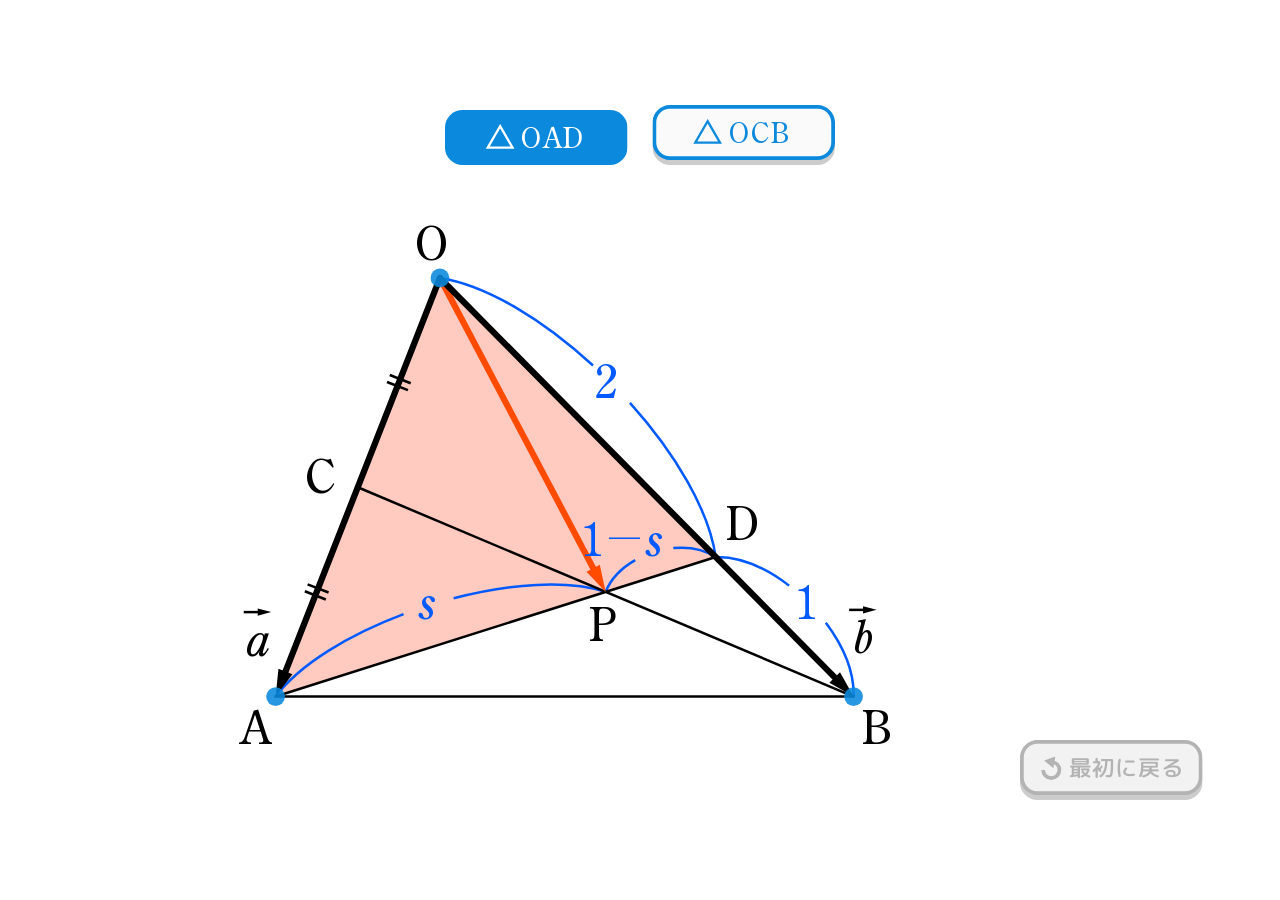
<file: CONTENT_08/index.html>
<!doctype html>
<html lang="jp">

<head>
  <title>交点の位置ベクトル</title>
  <meta charset="UTF-8" />
  <meta name="viewport"
    content="width=device-width, initial-scale=1.0, minimum-scale=1.0, maximum-scale=1.0, user-scalable=0, viewport-fit=cover" />
  <meta name="robots" content="noindex, nofollow" />
  <link rel="stylesheet" href="css/main.css?ts=202604151" />
  <link rel="stylesheet" href="css/normalize.css?ts=202604151" />
  <link type="text/css" rel="stylesheet" href="css/jquery-ui.min.css?ts=202604151" />
  <link rel="stylesheet" href="css/index.css?ts=202604151" />

  <script src="js/jquery-3.2.1.min.js?ts=202604151" defer></script>
  <script src="js/jquery-ui.min.js?ts=202604151" defer></script>
  <script src="js/lodash.min.js?ts=202604151" defer></script>
  <script src="js/3D-1.0.2.js?ts=202604151" defer></script>
  <script src="js/config.js?ts=202604151" defer></script>
  <script src="js/index.js?ts=202604151" defer></script>
  <script src="js/autoResize.js?ts=202604151" defer></script>
</head>

<body touch-action="none" oncontextmenu="return false">
  <div id="overlay" style="width: 100%; height: 100%; z-index: -1; background-color: transparent; position: absolute">
  </div>
  <div id="divBody" style="position: relative; left: 0px; top: 0px; overflow: hidden">
    <div id="div-svg"
      style="position: absolute; top: 0%; left: 0px; width: 100%; height: 100%; z-index: 2; pointer-events: auto">
      <svg id="svg_root" width="1024" height="648" viewBox="0 0 1024 648" xmlns="http://www.w3.org/2000/svg"
        style="left: 0px; z-index: -1">
        <g transform="matrix(1,0,0,1,0,0)" id="background">
          <rect id="rect-bg" width="1024" height="648" style="fill: none; opacity: 0; stroke: none" />
        </g>
        <defs>
          <clipPath id="clippath">
            <rect y="0" width="146" height="48" style="fill: none" />
          </clipPath>
          <clipPath id="clippath-1">
            <rect y="0" width="146" height="48" style="fill: none" />
          </clipPath>
          <clipPath id="clippath-2">
            <rect y="0" width="146" height="48" style="fill: none" />
          </clipPath>
          <symbol id="_最初に戻る-invalid_2" data-name="最初に戻る-invalid 2" viewBox="0 0 146 48">
            <g style="clip-path: url(#clippath)">
              <g style="clip-path: url(#clippath-1)">
                <rect y="4" width="146" height="44" rx="14" ry="14" style="fill: #ccc" />
                <g>
                  <rect x="1.5" y="1.5" width="143" height="41" rx="12.5" ry="12.5" style="fill: #f2f2f2" />
                  <path
                    d="M132,3c6.07,0,11,4.93,11,11v16c0,6.07-4.93,11-11,11H14c-6.07,0-11-4.93-11-11V14C3,7.93,7.93,3,14,3h118M132,0H14C6.3,0,0,6.3,0,14v16C0,37.7,6.3,44,14,44h118c7.7,0,14-6.3,14-14V14c0-7.7-6.3-14-14-14h0Z"
                    style="fill: #b3b3b3" />
                </g>
              </g>
              <text transform="translate(39.5 28.98)"
                style="fill: #b3b3b3; font-family: rounded-mplus-1p-medium; font-size: 18px; font-weight: 500">
                <tspan x="0" y="0">最初に戻る</tspan>
              </text>
              <g style="clip-path: url(#clippath-2)">
                <path d="M26.1,17.59c3.07.52,5.4,3.19,5.4,6.41,0,3.59-2.91,6.5-6.5,6.5s-6.5-2.91-6.5-6.5"
                  style="fill: none; stroke: #b3b3b3; stroke-miterlimit: 10; stroke-width: 3px" />
                <polygon points="26.68 22.55 19.3 16.44 28.28 13.11 26.68 22.55" style="fill: #b3b3b3" />
              </g>
            </g>
          </symbol>
          <clipPath id="clippath-3">
            <rect y="0" width="146" height="48" style="fill: none" />
          </clipPath>
          <clipPath id="clippath-4">
            <rect y="0" width="146" height="48" style="fill: none" />
          </clipPath>
          <symbol id="_開始-off_2" data-name="開始-off 2" viewBox="0 0 146 48">
            <g id="buttons">
              <g id="_開始-off_2-2" data-name="開始-off_2">
                <g id="_最初に戻る-off_2-2" data-name="最初に戻る-off_2">
                  <g>
                    <g style="clip-path: url(#clippath-3)">
                      <g style="clip-path: url(#clippath-4)">
                        <rect y="4" width="146" height="44" rx="14" ry="14" style="fill: #ccc" />
                        <g>
                          <rect x="1.5" y="1.5" width="143" height="41" rx="12.5" ry="12.5" style="fill: #fafafa" />
                          <path
                            d="M132,3c6.07,0,11,4.93,11,11v16c0,6.07-4.93,11-11,11H14c-6.07,0-11-4.93-11-11V14C3,7.93,7.93,3,14,3h118M132,0H14C6.3,0,0,6.3,0,14v16C0,37.7,6.3,44,14,44h118c7.7,0,14-6.3,14-14V14c0-7.7-6.3-14-14-14h0Z"
                            style="fill: #0b89dd" />
                        </g>
                      </g>
                    </g>
                    <polygon points="19.31 28.96 19.31 14.96 34.81 21.96 19.31 28.96" style="fill: #0b89dd" />
                    <text transform="translate(51.36 28.98)"
                      style="fill: #0b89dd; font-family: rounded-mplus-1p-medium; font-size: 18px; font-weight: 500">
                      <tspan x="0" y="0" style="letter-spacing: 1em">開</tspan>
                      <tspan x="36" y="0">始</tspan>
                    </text>
                  </g>
                </g>
              </g>
            </g>
          </symbol>
          <symbol id="_最初に戻る-on" data-name="最初に戻る-on" viewBox="0 0 146 48">
            <g>
              <rect y="4" width="146" height="44" rx="14" ry="14" style="fill: #0b89dd" />
              <text transform="translate(39.5 32.98)"
                style="fill: #fafafa; font-family: rounded-mplus-1p-medium; font-size: 18px; font-weight: 500">
                <tspan x="0" y="0">最初に戻る</tspan>
              </text>
              <path d="M26.1,21.59c3.07.52,5.4,3.19,5.4,6.41,0,3.59-2.91,6.5-6.5,6.5s-6.5-2.91-6.5-6.5"
                style="fill: none; stroke: #fafafa; stroke-miterlimit: 10; stroke-width: 3px" />
              <polygon points="26.68 26.55 19.3 20.44 28.28 17.11 26.68 26.55" style="fill: #fafafa" />
            </g>
          </symbol>
          <symbol id="_最初に戻る-off_2-5" data-name="最初に戻る-off 2" viewBox="0 0 146 48">
            <g>
              <rect x="0" y="4" width="146" height="44" rx="14" ry="14" style="fill: #ccc" />
              <g>
                <rect x="1.5" y="1.5" width="143" height="41" rx="12.5" ry="12.5" style="fill: #fafafa" />
                <path
                  d="M132,3c6.07,0,11,4.93,11,11v16c0,6.07-4.93,11-11,11H14c-6.07,0-11-4.93-11-11V14C3,7.93,7.93,3,14,3h118M132,0H14C6.3,0,0,6.3,0,14v16c0,7.7,6.3,14,14,14h118c7.7,0,14-6.3,14-14V14c0-7.7-6.3-14-14-14h0Z"
                  style="fill: #0b89dd" />
              </g>
              <rect x="0" y="0" width="146" height="48" style="fill: none" />
              <text transform="translate(39.5 28.98)"
                style="fill: #0b89dd; font-family: rounded-mplus-1p-medium; font-size: 18px; font-weight: 500">
                <tspan x="0" y="0">最初に戻る</tspan>
              </text>
              <path d="M26.1,17.59c3.07.52,5.4,3.19,5.4,6.41,0,3.59-2.91,6.5-6.5,6.5s-6.5-2.91-6.5-6.5"
                style="fill: none; stroke: #0b89dd; stroke-miterlimit: 10; stroke-width: 3px" />
              <polygon points="26.68 22.55 19.3 16.44 28.28 13.11 26.68 22.55" style="fill: #0b89dd" />
            </g>
          </symbol>
        </defs>
        <defs xmlns="http://www.w3.org/2000/svg">
          <symbol id="Toggle-OAD" viewBox="0 0 146 48">
            <g>
              <rect x="0" y="4" width="146" height="44" rx="14" ry="14" style="fill: #ccc;" />
              <g>
                <rect x="1.5" y="1.5" width="143" height="41" rx="12.5" ry="12.5" style="fill: #fafafa;" />
                <path
                  d="M132,3c6.0654,0,11,4.9346,11,11v16c0,6.0654-4.9346,11-11,11H14c-6.0654,0-11-4.9346-11-11V14C3,7.9346,7.9346,3,14,3h118M132,0H14C6.3,0,0,6.3,0,14v16C0,37.7,6.3,44,14,44h118c7.7,0,14-6.3,14-14V14c0-7.7-6.3-14-14-14h0Z"
                  style="fill: #0b89dd;" />
              </g>
              <rect width="146" height="48" style="fill: none;" />
              <g>
                <text transform="translate(61.1094 30.2915)"
                  style="fill: #0b89dd; font-family: A-SOTCenturyStd-Regular, 'A-SukenOT Century Std'; font-size: 22px;">
                  <tspan x="0" y="0" style="letter-spacing: .025em;">OA</tspan>
                  <tspan x="33.0435" y="0">D</tspan>
                </text>
                <path
                  d="M44.1053,12.1224l10.607,18.3695h-21.2135l10.6065-18.3695ZM44.1053,13.7474l-9.2073,15.9326h18.4152l-9.2079-15.9326Z"
                  style="fill: #0b89dd; stroke: #0b89dd; stroke-miterlimit: 10;" />
              </g>
            </g>
          </symbol>
          <symbol id="Toggle-OCB-push" viewBox="0 0 146 48">
            <g>
              <rect y="4" width="146" height="44" rx="14" ry="14" style="fill: #0b89dd;" />
              <rect width="146" height="48" style="fill: none;" />
              <g>
                <text transform="translate(61.1094 34.2915)"
                  style="fill: #fff; font-family: A-SOTCenturyStd-Regular, 'A-SukenOT Century Std'; font-size: 22px;">
                  <tspan x="0" y="0" style="letter-spacing: .025em;">OC</tspan>
                  <tspan x="33.6372" y="0">B</tspan>
                </text>
                <path
                  d="M44.1053,16.1224l10.607,18.3695h-21.2135l10.6065-18.3695ZM44.1053,17.7474l-9.2073,15.9326h18.4152l-9.2079-15.9326Z"
                  style="fill: #fff; stroke: #fff; stroke-miterlimit: 10;" />
              </g>
            </g>
          </symbol>
          <symbol id="Toggle-OAD-push" viewBox="0 0 146 48">
            <g>
              <rect y="4" width="146" height="44" rx="14" ry="14" style="fill: #0b89dd;" />
              <rect width="146" height="48" style="fill: none;" />
              <g>
                <text transform="translate(61.1094 34.2915)"
                  style="fill: #fff; font-family: A-SOTCenturyStd-Regular, 'A-SukenOT Century Std'; font-size: 22px;">
                  <tspan x="0" y="0" style="letter-spacing: .025em;">OA</tspan>
                  <tspan x="33.0435" y="0">D</tspan>
                </text>
                <path
                  d="M44.1053,16.1224l10.607,18.3695h-21.2135l10.6065-18.3695ZM44.1053,17.7474l-9.2073,15.9326h18.4152l-9.2079-15.9326Z"
                  style="fill: #fff; stroke: #fff; stroke-miterlimit: 10;" />
              </g>
            </g>
          </symbol>
          <symbol id="Toggle-OCB" viewBox="0 0 146 48">
            <g>
              <rect x="0" y="4" width="146" height="44" rx="14" ry="14" style="fill: #ccc;" />
              <g>
                <rect x="1.5" y="1.5" width="143" height="41" rx="12.5" ry="12.5" style="fill: #fafafa;" />
                <path
                  d="M132,3c6.0654,0,11,4.9346,11,11v16c0,6.0654-4.9346,11-11,11H14c-6.0654,0-11-4.9346-11-11V14C3,7.9346,7.9346,3,14,3h118M132,0H14C6.3,0,0,6.3,0,14v16c0,7.7,6.3,14,14,14h118c7.7,0,14-6.3,14-14V14c0-7.7-6.3-14-14-14h0Z"
                  style="fill: #0b89dd;" />
              </g>
              <rect x="0" width="146" height="48" style="fill: none;" />
              <g>
                <text transform="translate(61.1094 30.2915)"
                  style="fill: #0b89dd; font-family: A-SOTCenturyStd-Regular, 'A-SukenOT Century Std'; font-size: 22px;">
                  <tspan x="0" y="0" style="letter-spacing: .025em;">OC</tspan>
                  <tspan x="33.6372" y="0">B</tspan>
                </text>
                <path
                  d="M44.1053,12.1224l10.607,18.3695h-21.2135l10.6065-18.3695ZM44.1053,13.7474l-9.2073,15.9326h18.4152l-9.2079-15.9326Z"
                  style="fill: #0b89dd; stroke: #0b89dd; stroke-miterlimit: 10;" />
              </g>
            </g>
          </symbol>
          <clipPath id="clippath">
            <rect width="146" height="48" style="fill: none;" />
          </clipPath>
          <clipPath id="clippath-1">
            <rect width="146" height="48" style="fill: none;" />
          </clipPath>
          <clipPath id="clippath-2">
            <rect width="146" height="48" style="fill: none;" />
          </clipPath>

        </defs>


        <!-- Geometry Elements -->
        <g id="geo-layer">
          <polygon id="poly-highlight" fill="none"></polygon>

          <!-- Blue arcs (bottom layer) -->
          <path id="arc-2-ob" fill="none" stroke="#005aff" stroke-width="2" />
          <path id="arc-1-ob" fill="none" stroke="#005aff" stroke-width="2" />

          <g id="mode-OAD-labels">
            <path id="arc-s" fill="none" stroke="#005aff" stroke-width="2" />
            <path id="arc-1-s" fill="none" stroke="#005aff" stroke-width="2" />
          </g>

          <g id="mode-OCB-labels" display="none">
            <path id="arc-t" fill="none" stroke="#005aff" stroke-width="2" />
            <path id="arc-1-t" fill="none" stroke="#005aff" stroke-width="2" />
          </g>

          <!-- Lines / edges (above arcs) -->
          <line id="line-AD" stroke="#000" stroke-width="2" stroke-linecap="round"></line>
          <line id="line-BC" stroke="#000" stroke-width="2" stroke-linecap="round"></line>
          <line id="line-AB" stroke="#000" stroke-width="2" stroke-linecap="round"></line>

          <!-- Ticks -->
          <line id="tick-oc-1" stroke="#000" stroke-width="2"></line>
          <line id="tick-oc-2" stroke="#000" stroke-width="2"></line>
          <line id="tick-ca-1" stroke="#000" stroke-width="2"></line>
          <line id="tick-ca-2" stroke="#000" stroke-width="2"></line>

          <!-- Vectors: OP first (below), then OA OB (above) -->
          <g id="vectors"></g>

          <!-- Vector Labels with arrows (above vectors) -->
          <g id="vec-labels">
            <g id="grp-vec-a">
              <text id="txt-vec-a" font-size="36" font-family="A-SOTMathCenturyStd-Regular">a</text>
              <g id="path-vec-a-arrow" transform="translate(-195.8, -488.58)">
                <line x1="195.1436" y1="453.6848" x2="208.2842" y2="453.6848"
                  style="fill: none; stroke: #000; stroke-miterlimit: 10; stroke-width: 2px;" />
                <polygon points="206.3027 456.5901 217.1436 453.6848 206.3027 450.7795 206.3027 456.5901" />
              </g>

            </g>
            <g id="grp-vec-b">
              <text id="txt-vec-b" font-size="36" font-family="A-SOTMathCenturyStd-Regular">b</text>
              <g id="path-vec-b-arrow" transform="translate(-681.2, -486.6)">
                <line x1="679.2322" y1="451.7976" x2="692.3728" y2="451.7976"
                  style="fill: none; stroke: #000; stroke-miterlimit: 10; stroke-width: 2px;" />
                <polygon points="690.3914 454.7029 701.2322 451.7976 690.3914 448.8924 690.3914 454.7029" />
              </g>
            </g>
          </g>

          <!-- Arc labels (texts) -->
          <text id="lbl-2-ob" transform="translate(0,0)" font-size="36" fill="#005aff"
            font-family="A-SOTMathCenturyStd-Regular">
            <tspan>2</tspan>
          </text>
          <text id="lbl-1-ob" transform="translate(0,0)" font-size="36" fill="#005aff"
            font-family="A-SOTMathCenturyStd-Regular">
            <tspan>1</tspan>
          </text>
          <g id="mode-OAD-arc-texts">
            <text id="text-s" transform="translate(0,0)" fill="#005aff" font-size="36"
              font-family="A-SOTMathCenturyStd-Regular">
              <tspan>s</tspan>
            </text>
            <text id="text-1-s" transform="translate(0,0)" fill="#005aff" font-size="36"
              font-family="A-SOTMathCenturyStd-Regular">
              <tspan>1-s</tspan>
            </text>
          </g>
          <g id="mode-OCB-arc-texts" display="none">
            <text id="text-t" transform="translate(0,0)" fill="#005aff" font-size="36"
              font-family="A-SOTMathCenturyStd-Regular">
              <tspan>t</tspan>
            </text>
            <text id="text-1-t" transform="translate(0,0)" fill="#005aff" font-size="36"
              font-family="A-SOTMathCenturyStd-Regular">
              <tspan>1-t</tspan>
            </text>
          </g>

          <!-- Points with labels (top layer) -->
          <circle id="pt-O" class="draggable" r="7.5" fill="#0b89dd" />
          <text id="lbl-O" transform="translate(0,0)" font-family="A-SOTCenturyStd-Regular" font-size="36">
            <tspan>O</tspan>
          </text>

          <circle id="pt-A" class="draggable" r="7.5" fill="#0b89dd" />
          <text id="lbl-A" transform="translate(0,0)" font-family="A-SOTCenturyStd-Regular" font-size="36">
            <tspan>A</tspan>
          </text>

          <circle id="pt-B" class="draggable" r="7.5" fill="#0b89dd" />
          <text id="lbl-B" transform="translate(0,0)" font-family="A-SOTCenturyStd-Regular" font-size="36">
            <tspan>B</tspan>
          </text>

          <!-- <circle id="pt-C" r="4" fill="#000" /> -->
          <text id="lbl-C" transform="translate(0,0)" font-family="A-SOTCenturyStd-Regular" font-size="36">
            <tspan>C</tspan>
          </text>

          <!-- <circle id="pt-D" r="4" fill="#000" /> -->
          <text id="lbl-D" transform="translate(0,0)" font-family="A-SOTCenturyStd-Regular" font-size="36">
            <tspan>D</tspan>
          </text>

          <!-- <circle id="pt-P" r="4" fill="#000" /> -->
          <text id="lbl-P" transform="translate(0,0)" font-family="A-SOTCenturyStd-Regular" font-size="36">
            <tspan>P</tspan>
          </text>
        </g>

        <!-- Drag Proxy -->
        <circle id="drag_O" r="20" fill="transparent" style="pointer-events: auto; cursor: pointer;"></circle>
        <circle id="drag_A" r="20" fill="transparent" style="pointer-events: auto; cursor: pointer;"></circle>
        <circle id="drag_B" r="20" fill="transparent" style="pointer-events: auto; cursor: pointer;"></circle>

        <!-- button -->
        <g id="buttons" style="pointer-events: auto;">
          <g id="btn-reload-group">
            <use width="146" height="48" transform="translate(816 556)" xmlns:xlink="http://www.w3.org/1999/xlink"
              xlink:href="#_最初に戻る-invalid_2" id="btn-reload-disabled" class="btn-reload" />
            <use width="146" height="48" transform="translate(816 556)" xmlns:xlink="http://www.w3.org/1999/xlink"
              xlink:href="#_最初に戻る-on" id="btn-reload-active" class="btn-reload cursor-pointer" />
            <use width="146" height="48" transform="translate(816 556)" xmlns:xlink="http://www.w3.org/1999/xlink"
              xlink:href="#_最初に戻る-off_2-5" id="btn-reload-inactive" class="btn-reload cursor-pointer" />
          </g>

          <g id="btn-OAD" transform="translate(356 48)" class="cursor-pointer">
            <use width="146" height="48" xmlns:xlink="http://www.w3.org/1999/xlink" xlink:href="#Toggle-OAD"
              id="btn-OAD-inactive" />
            <use width="146" height="48" xmlns:xlink="http://www.w3.org/1999/xlink" xlink:href="#Toggle-OAD-push"
              id="btn-OAD-active" />
          </g>

          <g id="btn-OCB" transform="translate(522 48)" class="cursor-pointer">
            <use width="146" height="48" xmlns:xlink="http://www.w3.org/1999/xlink" xlink:href="#Toggle-OCB"
              id="btn-OCB-inactive" />
            <use width="146" height="48" xmlns:xlink="http://www.w3.org/1999/xlink" xlink:href="#Toggle-OCB-push"
              id="btn-OCB-active" />
          </g>
        </g>
        <!-- <rect id="rect-limits" x="62" y="110" width="900" height="430" rx="10" ry="10"
          style="fill: none; stroke: red; stroke-dasharray: 6 4; stroke-miterlimit: 10; stroke-width: 2px;" /> -->

        <!-- Rect overlay -->
        <g>
          <rect id="rect-overlay" x="0" y="0" width="2000" height="2000" class="cursor-pointer"
            style="visibility: hidden; fill: transparent; opacity: 0.5" />
        </g>


      </svg>
    </div>
    <div style="position: absolute; top: 0%; left: 0px; width: 100%; height: 100%; z-index: 1" id="container"></div>
  </div>
</body>

</html>
<!-- (C) 2026 Suken Shuppan. -->
</file>
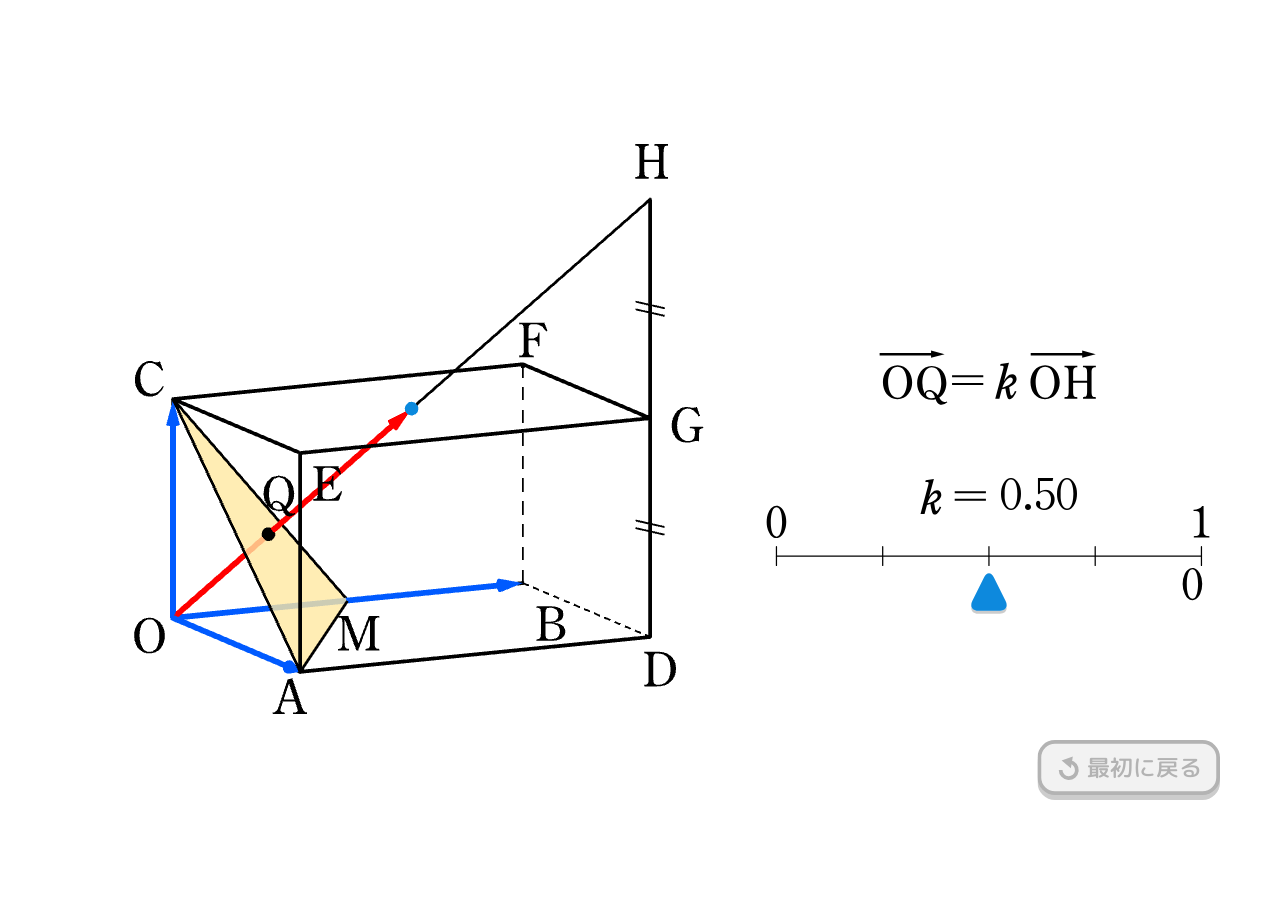
<file: CONTENT_10/index.html>
<!DOCTYPE html>
<html lang="ja">

<head>
    <title>同じ平面上にある点①</title>
    <meta charset="UTF-8" />
    <meta name="viewport"
        content="width=device-width, initial-scale=1.0, minimum-scale=1.0, maximum-scale=1.0, user-scalable=0, viewport-fit=cover" />
    <meta name="robots" content="noindex, nofollow" />
    <link rel="stylesheet" href="./css/main.css?ts=20261026" />
</head>

<body touch-action="none" oncontextmenu="return false">
    <div id="divBody"
        style="position: relative; width: 100%; height: 648px; overflow: hidden; background: #fff;opacity: 0;">

        <div id="container" style="position: absolute; top: 0; left: 0; width: 100%; height: 100%; z-index: 1;">
        </div>

        <svg id="svg_root" width="1024" height="648" viewBox="0 0 1024 648"
            style="position: absolute; top: 0; left: 0; width: 100%; height: 100%; z-index: 10; pointer-events: none;">
            <defs>
                <symbol id="最初に戻る-active" data-name="最初に戻る-active" viewbox="0 0 146 48">
                    <rect y="4" width="146" height="44" rx="14" style="fill: transparent" />
                    <g>
                        <rect x="1.5" y="1.5" width="143" height="41" rx="12.5" style="fill: #0b89dd" />
                        <path
                            d="M132,3a11,11,0,0,1,11,11V30a11,11,0,0,1-11,11H14A11,11,0,0,1,3,30V14A11,11,0,0,1,14,3H132m0-3H14A14,14,0,0,0,0,14V30A14,14,0,0,0,14,44H132a14,14,0,0,0,14-14V14A14,14,0,0,0,132,0Z"
                            style="fill: #0b89dd" />
                    </g>
                    <rect width="146" height="48" style="fill: none" />
                    <text transform="translate(39.5 28.98)"
                        style="font-size: 18px; fill: #fff; font-family: rounded-l-mplus-1c-medium, rounded l-mplus-1c-medium; font-weight: 500">最初に戻る</text>
                    <path d="M26.1,17.59A6.5,6.5,0,1,1,18.5,24"
                        style="fill: none; stroke: #fff; stroke-miterlimit: 10; stroke-width: 3px" />
                    <polygon points="26.68 22.55 19.3 16.44 28.28 13.11 26.68 22.55" style="fill: #fff" />
                </symbol>
                <symbol id="最初に戻る-disabled" data-name="最初に戻る-invalid" viewbox="0 0 146 48">
                    <g style="clip-path: url(#clip-path)">
                        <g style="clip-path: url(#clip-path)">
                            <rect y="4" width="146" height="44" rx="14" style="fill: #ccc" />
                            <g>
                                <rect x="1.5" y="1.5" width="143" height="41" rx="12.5" style="fill: #f2f2f2" />
                                <path
                                    d="M132,3a11,11,0,0,1,11,11V30a11,11,0,0,1-11,11H14A11,11,0,0,1,3,30V14A11,11,0,0,1,14,3H132m0-3H14A14,14,0,0,0,0,14V30A14,14,0,0,0,14,44H132a14,14,0,0,0,14-14V14A14,14,0,0,0,132,0Z"
                                    style="fill: #b3b3b3" />
                            </g>
                        </g>
                        <text transform="translate(39.5 28.98)"
                            style="font-size: 18px; fill: #b3b3b3; font-family: rounded-l-mplus-1c-medium, rounded l-mplus-1c-medium; font-weight: 500">最初に戻る</text>
                        <g style="clip-path: url(#clip-path)">
                            <path d="M26.1,17.59A6.5,6.5,0,1,1,18.5,24"
                                style="fill: none; stroke: #b3b3b3; stroke-miterlimit: 10; stroke-width: 3px" />
                            <polygon points="26.68 22.55 19.3 16.44 28.28 13.11 26.68 22.55" style="fill: #b3b3b3" />
                        </g>
                    </g>
                </symbol>
                <symbol id="最初に戻る-inactive" data-name="最初に戻る-valid" viewbox="0 0 146 48">
                    <rect y="4" width="146" height="44" rx="14" style="fill: #ccc" />
                    <g>
                        <rect x="1.5" y="1.5" width="143" height="41" rx="12.5" style="fill: #fafafa" />
                        <path
                            d="M132,3a11,11,0,0,1,11,11V30a11,11,0,0,1-11,11H14A11,11,0,0,1,3,30V14A11,11,0,0,1,14,3H132m0-3H14A14,14,0,0,0,0,14V30A14,14,0,0,0,14,44H132a14,14,0,0,0,14-14V14A14,14,0,0,0,132,0Z"
                            style="fill: #0b89dd" />
                    </g>
                    <rect width="146" height="48" style="fill: none" />
                    <text transform="translate(39.5 28.98)"
                        style="font-size: 18px; fill: #0b89dd; font-family: rounded-l-mplus-1c-medium, rounded l-mplus-1c-medium; font-weight: 500">最初に戻る</text>
                    <path d="M26.1,17.59A6.5,6.5,0,1,1,18.5,24"
                        style="fill: none; stroke: #0b89dd; stroke-miterlimit: 10; stroke-width: 3px" />
                    <polygon points="26.68 22.55 19.3 16.44 28.28 13.11 26.68 22.55" style="fill: #0b89dd" />
                </symbol>

            </defs>
            <filter xmlns="http://www.w3.org/2000/svg" id="drop-shadow-1" filterUnits="userSpaceOnUse">
                <feOffset dx="0" dy="2.5" />
                <feGaussianBlur result="blur" stdDeviation="0" />
                <feFlood flood-color="#000" flood-opacity=".2" />
                <feComposite in2="blur" operator="in" />
                <feComposite in="SourceGraphic" />
            </filter>
            <rect x="0" y="-55" width="700px" height="100px" style="fill: #ffffff;" />
            <rect x="0" y="605" width="700px" height="100px" style="fill: #ffffff;" />
            <rect x="-30" y="0" width="100px" height="1000px" style="fill: #ffffff;" />
            <rect x="602" y="0" width="100px" height="1000px" style="fill: #ffffff;" />

            <g id="buttons">
                <g id="btn-reload-group" style="pointer-events: all;">
                    <use width="146" height="48" transform="translate(830 556)" xlink:href="#最初に戻る-disabled"
                        id="btn-reload-disabled" class="btn-reload" />
                    <use width="146" height="48" transform="translate(830 560)" xlink:href="#最初に戻る-active"
                        id="btn-reload-active" class="btn-reload cursor-pointer" />
                    <use width="146" height="48" transform="translate(830 556)" xlink:href="#最初に戻る-inactive"
                        id="btn-reload-inactive" class="btn-reload cursor-pointer" />

                </g>
            </g>


            <g transform="translate(110 70)">
                <g id="equation">
                    <line x1="593.7" y1="177.32" x2="636.84" y2="177.32"
                        style="fill:none; stroke:#000; stroke-miterlimit:10; stroke-width:2px;" />
                    <polygon points="634.86 180.22 645.7 177.32 634.86 174.41 634.86 180.22"
                        style="stroke-width:0px;" />
                    <line x1="714.58" y1="177.32" x2="757.72" y2="177.32"
                        style="fill:none; stroke:#000; stroke-miterlimit:10; stroke-width:2px;" />
                    <polygon points="755.74 180.22 766.58 177.32 755.74 174.41 755.74 180.22"
                        style="stroke-width:0px;" />
                    <path
                        d="m726,213.38c-7.49,0-11.63-6.7-11.63-13.57s4.32-13.57,11.73-13.57,11.66,6.91,11.66,13.79-4.32,13.35-11.77,13.35Zm-7.49-13.71c0,4.46,1.58,12.53,7.49,12.53s7.63-7.67,7.63-12.45-1.55-12.31-7.52-12.31-7.6,7.59-7.6,12.24Z"
                        style="stroke-width:0px;" />
                    <path
                        d="m759.69,198.62v-5.87c0-3.96-.47-4.93-3.31-4.93v-1.19h10.29v1.19c-2.95,0-3.42.97-3.42,4.93v14.11c0,4,.47,4.93,3.42,4.93v1.19h-10.29v-1.19c2.84,0,3.31-.94,3.31-4.93v-6.59h-11.19v6.59c0,4,.5,4.93,3.35,4.93v1.19h-10.26v-1.19c2.84,0,3.35-.94,3.35-4.93v-14.11c0-3.96-.5-4.93-3.35-4.93v-1.19h10.26v1.19c-2.84,0-3.35.97-3.35,4.93v5.87h11.19Z"
                        style="stroke-width:0px;" />
                    <path d="m676.63,194.29v1.58h-24.98v-1.58h24.98Zm0,6.12v1.58h-24.98v-1.58h24.98Z"
                        style="stroke-width:0px;" />
                    <path
                        d="m692.51,189.31c.12-.47.35-1.29.35-1.75,0-1.21-1.05-.98-2.73-.98l.31-1.29,6.75-1.13-3.9,14.47.08.08c1.29-2.3,3.43-5.23,6.36-5.23,2.03,0,3.55,1.64,3.55,3.74,0,3-3.35,5.5-5.93,6.51l.66,4.06c.08.55.35,2.69,1.17,2.69,1.05,0,2.42-2.81,2.77-3.71l1.25.51c-1.01,1.99-2.89,6.12-5.5,6.12-.98,0-2.03-.08-3.39-8.62l-2.81.7-1.99,7.49h-3.31l6.32-23.67Zm7.76,8.58c0-1.01-.66-1.99-1.72-1.99-1.48,0-4.25,1.4-6.67,8.19,2.77-.55,8.39-2.85,8.39-6.2Z"
                        style="stroke-width:0px;" />
                    <path
                        d="m607.96,213.38c-7.49,0-11.63-6.7-11.63-13.57s4.32-13.57,11.73-13.57,11.66,6.91,11.66,13.79-4.32,13.35-11.77,13.35Zm-7.49-13.71c0,4.46,1.58,12.53,7.49,12.53s7.63-7.67,7.63-12.45-1.55-12.31-7.52-12.31-7.6,7.59-7.6,12.24Z"
                        style="stroke-width:0px;" />
                    <path
                        d="M849.89,352.77a16.71,16.71,0,0,1,1.89,8.2,19.5,19.5,0,0,1-1.61,8c-1.15,2.45-3.25,5.14-6.23,5.14s-4.79-2.31-6-4.72a17.9,17.9,0,0,1-1.82-8.16,18.48,18.48,0,0,1,1.68-8c1.19-2.38,3.26-4.86,6.16-4.86C846.64,348.33,848.67,350.53,849.89,352.77Zm-5.95-3.29c-4.16,0-4.51,9-4.51,11.84,0,3.08.31,11.62,4.72,11.62,3.57,0,4.34-8.09,4.31-11.83C848.46,358.27,848,349.48,843.94,349.48Z" />
                    <path
                        d="M743.88,283.85a8.17,8.17,0,0,1-4.71,2c-2.52,0-4-2.31-4.65-4.43a10.49,10.49,0,0,1-3.2.43c-7.2,0-11.63-6.52-11.63-13.25s4-13.89,11.63-13.89,11.77,6.73,11.77,13.64c0,4.86-1.65,8.82-5.58,11.74.51,1.51,2.31,3.56,4,3.56a4.62,4.62,0,0,0,1.91-.54ZM739,268.48c0-4.86-1.4-12.6-7.63-12.6-6.05,0-7.49,7.95-7.49,12.6a18,18,0,0,0,1.77,8.35c.32-1.95,2-2.88,3.85-2.88,2.73,0,5.25,2.08,6.66,4.32C738.3,275.93,739,271.54,739,268.48Zm-9.5,6.65a2.47,2.47,0,0,0-2.67,2.27c0,2.13,2.6,3.24,4.4,3.24a6.22,6.22,0,0,0,2.8-.57C733.41,277.87,732.08,275.13,729.45,275.13Z"
                        style="transform: translate(-96px, -68px);" />
                    <rect x="581.16" y="161.55" width="200" height="65" style="fill:none; stroke-width:0px;" />
                    <polygon points="401.01 126.88 401.01 121.88 420.31 127.11 420.31 132.1 401.01 126.88"
                        style="fill:none; stroke-width:0px;" />
                    <polygon points="401.01 295.06 401.01 290.06 420.31 295.29 420.31 300.28 401.01 295.06"
                        style="fill:none; stroke-width:0px;" />
                </g>

                <g style="pointer-events: all;">
                    <g id="scroll-bar">
                        <g id="seekbar" style="cursor: pointer;">
                            <path
                                d="m517.11,303.14c1.4,2.52,1.89,5.36,1.89,8.19s-.49,5.53-1.61,7.98c-1.15,2.45-3.25,5.15-6.23,5.15s-4.8-2.31-6.02-4.73c-1.29-2.52-1.82-5.36-1.82-8.16s.49-5.64,1.68-8.02c1.19-2.38,3.25-4.87,6.16-4.87,2.7,0,4.73,2.21,5.95,4.45Zm-5.95-3.29c-4.17,0-4.52,8.96-4.52,11.83,0,3.08.32,11.62,4.73,11.62,3.57,0,4.34-8.09,4.31-11.83,0-2.83-.42-11.62-4.52-11.62Z"
                                style="stroke-width:0px;" />
                            <path
                                d="m852.88,298.7v19.01c0,1.93,0,3.33.74,4.17.94,1.05,2.62,1.05,3.89,1.05v1.16h-12.46v-1.16c1.12,0,2.91,0,3.68-.67,1.08-.91,1.08-2.7,1.08-4.55v-9.87c0-1.05,0-3.08-.49-3.99-.42-.77-1.68-.98-4.48-.98v-1.15c2.56.1,5.36-.88,6.97-3.01h1.08Z"
                                style="stroke-width:0px;" />
                            <line x1="511.16" y1="331.34" x2="511.16" y2="346.34"
                                style="fill:none; stroke:#000; stroke-linecap:round; stroke-miterlimit:10;" />
                            <line x1="596.16" y1="331.34" x2="596.16" y2="346.34"
                                style="fill:none; stroke:#000; stroke-linecap:round; stroke-miterlimit:10;" />
                            <line x1="681.16" y1="331.34" x2="681.16" y2="346.34"
                                style="fill:none; stroke:#000; stroke-linecap:round; stroke-miterlimit:10;" />
                            <line x1="766.16" y1="331.34" x2="766.16" y2="346.34"
                                style="fill:none; stroke:#000; stroke-linecap:round; stroke-miterlimit:10;" />
                            <line x1="851.16" y1="338.84" x2="511.16" y2="338.84"
                                style="fill:none; stroke:#000; stroke-linecap:round; stroke-miterlimit:10;" />
                            <line x1="851.16" y1="331.34" x2="851.16" y2="346.34"
                                style="fill:none; stroke:#000; stroke-linecap:round; stroke-miterlimit:10;" />
                            <path
                                d="m632.57,282.19c.11-.46.34-1.25.34-1.71,0-1.18-1.03-.95-2.66-.95l.3-1.25,6.57-1.1-3.8,14.1.08.08c1.25-2.24,3.34-5.09,6.19-5.09,1.98,0,3.46,1.6,3.46,3.65,0,2.93-3.27,5.36-5.77,6.34l.65,3.95c.08.53.34,2.62,1.14,2.62,1.03,0,2.36-2.74,2.7-3.61l1.22.49c-.99,1.94-2.81,5.97-5.36,5.97-.95,0-1.98-.08-3.31-8.4l-2.74.68-1.94,7.29h-3.23l6.15-23.06Zm7.56,8.36c0-.99-.65-1.94-1.67-1.94-1.44,0-4.14,1.37-6.5,7.98,2.7-.53,8.17-2.77,8.17-6.04Z"
                                style="stroke-width:0px;" />
                            <path d="m678.74,286.92v1.58h-24.98v-1.58h24.98Zm0,6.12v1.58h-24.98v-1.58h24.98Z"
                                style="stroke-width:0px;" />

                            <!-- <text id="my-slider-text" x="700" y="300" fill="#000000" font-size="22"
                                font-weight="bold">0.50</text> -->
                            <text transform="translate(690 302)"
                                style="font-family:A-SOTMathCenturyStd-Regular, 'A-SukenOT MathCentury Std'; font-size:35px;">
                                <tspan id="my-slider-text" x="0" y="0">0.70</tspan>
                            </text>

                            <rect id="my-slider-bg" x="498.66" y="310" width="365" height="75"
                                style="fill: none;stroke-width:0px;"></rect>
                        </g>

                        <g id="scroll-point" transform="translate(0 0)" style="cursor: pointer;">
                            <g transform="translate(-681.16, 0)">
                                <path
                                    d="m677.3,355.78c2.12-4.27,5.59-4.27,7.72,0l9.47,19.04c2.12,4.27.02,7.76-4.68,7.76h-17.3c-4.69,0-6.8-3.49-4.68-7.76l9.47-19.04Z"
                                    style="fill:#0b89dd; filter:url(#drop-shadow-1); stroke-width:0px;" />
                            </g>
                        </g>
                    </g>


                </g>
            </g>
            <g>
                <rect id="rect-overlay" x="0" y="0" width="2000" height="2000" class="cursor-pointer"
                    style="visibility: hidden; fill: transparent; opacity: 1" />
            </g>
        </svg>
    </div>
    <script src="./js/config.js?ts=20261026"></script>

    <script src="./library/jquery-2.x-git.min.js?ts=20261026"></script>
    <script src="./library/jquery-ui-1.12.1.min.js?ts=20261026"></script>
    <script src="./library/lodash.min.js?ts=20261026"></script>
    <script src="./library/math.js?ts=20261026"></script>

    <script src="./library/three.min.js?ts=20261026"></script>

    <script src="./library/js/loaders/FontLoader.js?ts=20261026"></script>
    <script src="./library/js/geometries/TextGeometry.js?ts=20261026"></script>

    <script src="./library/js/lines/LineSegmentsGeometry.js?ts=20261026"></script>
    <script src="./library/js/lines/LineGeometry.js?ts=20261026"></script>
    <script src="./library/js/lines/LineMaterial.js?ts=20261026"></script>
    <script src="./library/js/lines/LineSegments2.js?ts=20261026"></script>
    <script src="./library/js/lines/Line2.js?ts=20261026"></script>

    <script src="./library/js/controls/OrbitControls.js?ts=20261026"></script>
    <script src="./library/js/controls/TransformControls.js?ts=20261026"></script>

    <script src="./library/snap.svg-min.js?ts=20261026"></script>

    <script src="./js/utils.js?ts=20261026"></script>
    <script src="./js/autoResize.js?ts=20261026"></script>

    <script src="./js/math/point2D.js?ts=20261026"></script>
    <script src="./js/math/point3D.js?ts=20261026"></script>
    <script src="./js/math/shape3D.js?ts=20261026"></script>

    <script src="./js/math/mathLib.js?ts=20261026"></script>

    <script src="./js/math/control.js?ts=20261026"></script>

    <script src="./js/svg/svgLib.js?ts=20261026"></script>

    <script src="./js/canvas.js?ts=20261026"></script>

    <script src="./js/main.js?ts=20261026"></script>

</body>

</html>
<!-- (C) 2026 Suken Shuppan. -->
</file>
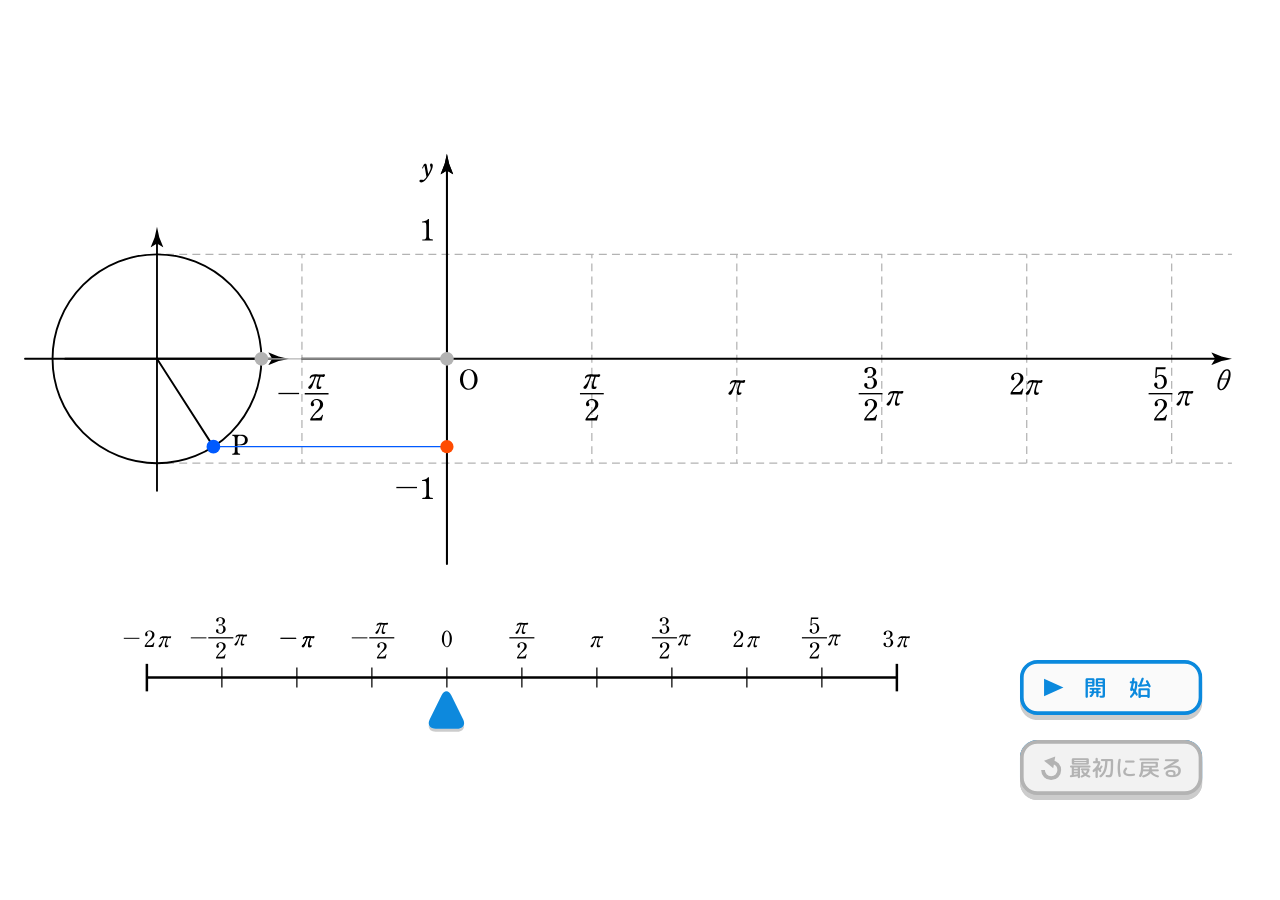
<file: CONTENT_11/index.html>
<!DOCTYPE html>
<html lang="jp">
  <head>
    <title>三角関数のグラフ2</title>
    <meta charset="UTF-8" />
    <meta name="viewport" content="width=device-width, initial-scale=1.0, minimum-scale=1.0, maximum-scale=1.0, user-scalable=0, viewport-fit=cover" />
    <meta name="robots" content="noindex, nofollow" />
    <link rel="stylesheet" href="css/main.css" />
    <link type="text/css" rel="stylesheet" href="css/jquery-ui.min.css" />
    <link rel="stylesheet" href="css/index.css" />

    <script src="js/jquery-3.2.1.min.js" defer></script>
    <script src="js/jquery-ui.min.js" defer></script>
    <script src="js/pinch.js" defer></script>

    <script src="js/lodash.min.js" defer></script>
    <script src="js/autoResize.js" defer></script>
    <script src="js/3D-1.0.2.js" defer></script>
    <script src="js/config.js" defer></script>
    <script src="js/snap.svg-min.js" defer></script>

    <script src="js/c11.js" defer></script>
  </head>

  <body touch-action="none" oncontextmenu="return false">
    <div id="divBody" style="position: relative; left: 0px; top: 0px; overflow: hidden">
      <svg id="svg_root" width="1024" height="648" viewBox="0 0 1024 648" id="rootSVG" style="left: 0px">
        <g transform="matrix(1,0,0,1,0,0)" id="background">
          <rect id="rect-bg" width="1024" height="648" style="fill: none; opacity: 0; stroke: none" />
        </g>
        <defs>
          <clipPath id="clippath-10">
            <rect width="146" height="48" style="fill: none;"/>
          </clipPath>
          <clipPath id="clippath-11">
            <rect width="146" height="48" style="fill: none;"/>
          </clipPath>
          <symbol id="_一時停止-valid" data-name="一時停止-valid" viewBox="0 0 146 48">
            <g>
              <g>
                <rect x="0" y="4" width="146" height="44" rx="14" ry="14" style="fill: #ccc;"/>
                <g>
                  <rect x="1.5" y="1.5" width="143" height="41" rx="12.5" ry="12.5" style="fill: #fafafa;"/>
                  <path d="M132,3c6.07,0,11,4.93,11,11v16c0,6.07-4.93,11-11,11H14c-6.07,0-11-4.93-11-11V14C3,7.93,7.93,3,14,3h118M132,0H14C6.3,0,0,6.3,0,14v16c0,7.7,6.3,14,14,14h118c7.7,0,14-6.3,14-14V14c0-7.7-6.3-14-14-14h0Z" style="fill: #0b89dd;"/>
                </g>
              </g>
              <g>
                <rect x="25.95" y="15.99" width="4" height="13" rx="1" ry="1" style="fill: #0b89dd;"/>
                <rect x="32.95" y="15.99" width="4" height="13" rx="1" ry="1" style="fill: #0b89dd;"/>
                <text transform="translate(48.05 28.98)" style="fill: #0b89dd; font-family: rounded-mplus-1p-medium, 'Rounded M+ 1p'; font-size: 18px; font-weight: 500;"><tspan x="0" y="0">一時停止</tspan></text>
              </g>
            </g>
          </symbol>
          <symbol id="_一時停止-push" data-name="一時停止-push" viewBox="0 0 146 48">
            <g id="_一時停止-valid" data-name="一時停止-valid">
              <g style="clip-path: url(#clippath-10);">
                <g style="clip-path: url(#clippath-11);">
                  <rect x="0" y="4" width="146" height="44" rx="14" ry="14" style="fill: #0b89dd;"/>
                </g>
              </g>
              <g>
                <rect x="25.95" y="19.99" width="4" height="13" rx="1" ry="1" style="fill: #fff;"/>
                <rect x="32.95" y="19.99" width="4" height="13" rx="1" ry="1" style="fill: #fff;"/>
                <text transform="translate(48.05 32.98)" style="fill: #fff; font-family: rounded-mplus-1p-medium, 'Rounded M+ 1p'; font-size: 18px; font-weight: 500;"><tspan x="0" y="0">一時停止</tspan></text>
              </g>
            </g>
          </symbol>
          
          <clipPath id="clippath-13">
            <rect x="0" width="146" height="48" style="fill: none;"/>
          </clipPath>
          <clipPath id="clippath-14">
            <rect x="0" width="146" height="48" style="fill: none;"/>
          </clipPath>
          
          <symbol id="_再開-off" data-name="再開-off" viewBox="0 0 146 48">
            <g id="_抽出開始-off" data-name="抽出開始-off">
              <g style="clip-path: url(#clippath-13);">
                <g style="clip-path: url(#clippath-14);">
                  <rect x="0" y="4" width="146" height="44" rx="14" ry="14" style="fill: #ccc;"/>
                  <g>
                    <rect x="1.5" y="1.5" width="143" height="41" rx="12.5" ry="12.5" style="fill: #fafafa;"/>
                    <path d="M132,3c6.07,0,11,4.93,11,11v16c0,6.07-4.93,11-11,11H14c-6.07,0-11-4.93-11-11V14C3,7.93,7.93,3,14,3h118M132,0H14C6.3,0,0,6.3,0,14v16c0,7.7,6.3,14,14,14h118c7.7,0,14-6.3,14-14V14c0-7.7-6.3-14-14-14h0Z" style="fill: #0b89dd;"/>
                  </g>
                </g>
                <text transform="translate(49.5 28.98) scale(.5 1)" style="fill: #0b89dd; font-family: rounded-mplus-1p-medium, 'Rounded M+ 1p'; font-size: 18px; font-weight: 500;"><tspan x="0" y="0">　</tspan></text>
                <text transform="translate(51.3 28.98)" style="fill: #0b89dd; font-family: rounded-mplus-1p-medium, 'Rounded M+ 1p'; font-size: 18px; font-weight: 500; letter-spacing: .5em;"><tspan x="0" y="0">再開</tspan></text>
              </g>
              <polygon points="19.31 28.96 19.31 14.96 34.81 21.96 19.31 28.96" style="fill: #0b89dd;"/>
            </g>
          </symbol>
          <clipPath id="clippath-7">
            <rect width="146" height="48" style="fill: none;"/>
          </clipPath>
          <clipPath id="clippath-8">
            <rect width="146" height="48" style="fill: none;"/>
          </clipPath>
          <symbol id="_再開-on" data-name="再開-on" viewBox="0 0 146 48">
            <g id="_抽出開始-off-2" data-name="抽出開始-off">
              <g style="clip-path: url(#clippath-7);">
                <g style="clip-path: url(#clippath-8);">
                  <rect y="4" width="146" height="44" rx="14" ry="14" style="fill: #0b89dd;"/>
                </g>
                <text transform="translate(49.5 32.98) scale(.5 1)" style="fill: #fff; font-family: rounded-mplus-1p-medium, 'Rounded M+ 1p'; font-size: 18px; font-weight: 500;"><tspan x="0" y="0">　</tspan></text>
                <text transform="translate(51.3 32.98)" style="fill: #fff; font-family: rounded-mplus-1p-medium, 'Rounded M+ 1p'; font-size: 18px; font-weight: 500; letter-spacing: .5em;"><tspan x="0" y="0">再開</tspan></text>
              </g>
              <polygon points="19.31 32.96 19.31 18.96 34.81 25.96 19.31 32.96" style="fill: #fff;"/>
            </g>
          </symbol>
          <clipPath id="clippath-16">
            <rect y="0" width="146" height="48" style="fill: none;"/>
          </clipPath>
          <clipPath id="clippath-17">
            <rect y="0" width="146" height="48" style="fill: none;"/>
          </clipPath>
          <clipPath id="clippath-18">
            <rect y="0" width="146" height="48" style="fill: none;"/>
          </clipPath>
          <symbol id="_最初に戻る-invalid_2" data-name="最初に戻る-invalid 2" viewBox="0 0 146 48">
            <g style="clip-path: url(#clippath-16);">
              <g style="clip-path: url(#clippath-17);">
                <rect y="4" width="146" height="44" rx="14" ry="14" style="fill: #ccc;"/>
                <g>
                  <rect x="1.5" y="1.5" width="143" height="41" rx="12.5" ry="12.5" style="fill: #f2f2f2;"/>
                  <path d="M132,3c6.07,0,11,4.93,11,11v16c0,6.07-4.93,11-11,11H14c-6.07,0-11-4.93-11-11V14C3,7.93,7.93,3,14,3h118M132,0H14C6.3,0,0,6.3,0,14v16C0,37.7,6.3,44,14,44h118c7.7,0,14-6.3,14-14V14c0-7.7-6.3-14-14-14h0Z" style="fill: #b3b3b3;"/>
                </g>
              </g>
              <text transform="translate(39.5 28.98)" style="fill: #b3b3b3; font-family: rounded-mplus-1p-medium, 'Rounded M+ 1p'; font-size: 18px; font-weight: 500;"><tspan x="0" y="0">最初に戻る</tspan></text>
              <g style="clip-path: url(#clippath-18);">
                <path d="M26.1,17.59c3.07.52,5.4,3.19,5.4,6.41,0,3.59-2.91,6.5-6.5,6.5s-6.5-2.91-6.5-6.5" style="fill: none; stroke: #b3b3b3; stroke-miterlimit: 10; stroke-width: 3px;"/>
                <polygon points="26.68 22.55 19.3 16.44 28.28 13.11 26.68 22.55" style="fill: #b3b3b3;"/>
              </g>
            </g>
          </symbol>
          <symbol id="_最初に戻る-off_2" data-name="最初に戻る-off 2" viewBox="0 0 146 48">
            <g>
              <rect x="0" y="4" width="146" height="44" rx="14" ry="14" style="fill: #ccc;"/>
              <g>
                <rect x="1.5" y="1.5" width="143" height="41" rx="12.5" ry="12.5" style="fill: #fafafa;"/>
                <path d="M132,3c6.07,0,11,4.93,11,11v16c0,6.07-4.93,11-11,11H14c-6.07,0-11-4.93-11-11V14C3,7.93,7.93,3,14,3h118M132,0H14C6.3,0,0,6.3,0,14v16c0,7.7,6.3,14,14,14h118c7.7,0,14-6.3,14-14V14c0-7.7-6.3-14-14-14h0Z" style="fill: #0b89dd;"/>
              </g>
              <rect x="0" y="0" width="146" height="48" style="fill: none;"/>
              <text transform="translate(39.5 28.98)" style="fill: #0b89dd; font-family: rounded-mplus-1p-medium, 'Rounded M+ 1p'; font-size: 18px; font-weight: 500;"><tspan x="0" y="0">最初に戻る</tspan></text>
              <path d="M26.1,17.59c3.07.52,5.4,3.19,5.4,6.41,0,3.59-2.91,6.5-6.5,6.5s-6.5-2.91-6.5-6.5" style="fill: none; stroke: #0b89dd; stroke-miterlimit: 10; stroke-width: 3px;"/>
              <polygon points="26.68 22.55 19.3 16.44 28.28 13.11 26.68 22.55" style="fill: #0b89dd;"/>
            </g>
          </symbol>
          <symbol id="_最初に戻る-on" data-name="最初に戻る-on" viewBox="0 0 146 48">
            <g>
              <rect y="4" width="146" height="44" rx="14" ry="14" style="fill: #0b89dd;"/>
              <text transform="translate(39.5 32.98)" style="fill: #fafafa; font-family: rounded-mplus-1p-medium, 'Rounded M+ 1p'; font-size: 18px; font-weight: 500;"><tspan x="0" y="0">最初に戻る</tspan></text>
              <path d="M26.1,21.59c3.07.52,5.4,3.19,5.4,6.41,0,3.59-2.91,6.5-6.5,6.5s-6.5-2.91-6.5-6.5" style="fill: none; stroke: #fafafa; stroke-miterlimit: 10; stroke-width: 3px;"/>
              <polygon points="26.68 26.55 19.3 20.44 28.28 17.11 26.68 26.55" style="fill: #fafafa;"/>
            </g>
          </symbol>
          <clipPath id="clippath">
            <rect x="-866.5" y="86.98" width="405.88" height="328.05" style="fill: none;"/>
          </clipPath>
          <clipPath id="clippath-1">
            <rect x="357.5" y="86.98" width="628.09" height="328.05" style="fill: none;"/>
          </clipPath>
          <clipPath id="clippath-2">
            <rect x="1581.5" y="86.98" width="628.09" height="328.05" style="fill: none;"/>
          </clipPath>
          <symbol id="_開始-off" data-name="開始-off" viewBox="0 0 146 48">
            <g id="_抽出開始-off" data-name="抽出開始-off">
              <g style="clip-path: url(#clippath-3);">
                <g style="clip-path: url(#clippath-4);">
                  <rect y="4" width="146" height="44" rx="14" ry="14" style="fill: #ccc;"/>
                  <g>
                    <rect x="1.5" y="1.5" width="143" height="41" rx="12.5" ry="12.5" style="fill: #fafafa;"/>
                    <path d="M132,3c6.07,0,11,4.93,11,11v16c0,6.07-4.93,11-11,11H14c-6.07,0-11-4.93-11-11V14C3,7.93,7.93,3,14,3h118M132,0H14C6.3,0,0,6.3,0,14v16C0,37.7,6.3,44,14,44h118c7.7,0,14-6.3,14-14V14c0-7.7-6.3-14-14-14h0Z" style="fill: #0b89dd;"/>
                  </g>
                </g>
                <text transform="translate(49.5 28.98) scale(.5 1)" style="fill: #0b89dd; font-family: rounded-mplus-1p-medium, 'Rounded M+ 1p'; font-size: 18px; font-weight: 500;"><tspan x="0" y="0">　</tspan></text>
                <text transform="translate(51.3 28.98)" style="fill: #0b89dd; font-family: rounded-mplus-1p-medium, 'Rounded M+ 1p'; font-size: 18px; font-weight: 500;"><tspan x="0" y="0" style="letter-spacing: .5em;">開</tspan><tspan x="27" y="0">始</tspan></text>
              </g>
              <polygon points="19.31 28.96 19.31 14.96 34.81 21.96 19.31 28.96" style="fill: #0b89dd;"/>
            </g>
          </symbol>
          
          <clipPath id="clippath-4">
            <rect width="146" height="48" style="fill: none;"/>
          </clipPath>
          <clipPath id="clippath-5">
            <rect width="146" height="48" style="fill: none;"/>
          </clipPath>
          <symbol id="_開始-on" data-name="開始-on" viewBox="0 0 146 48">
            <g id="_抽出開始-off-4" data-name="抽出開始-off">
              <g style="clip-path: url(#clippath-4);">
                <g style="clip-path: url(#clippath-5);">
                  <rect y="4" width="146" height="44" rx="14" ry="14" style="fill: #0b89dd;"/>
                </g>
                <text transform="translate(49.5 32.98) scale(.5 1)" style="fill: #fff; font-family: rounded-mplus-1p-medium, 'Rounded M+ 1p'; font-size: 18px; font-weight: 500;"><tspan x="0" y="0">　</tspan></text>
                <text transform="translate(51.3 32.98)" style="fill: #fff; font-family: rounded-mplus-1p-medium, 'Rounded M+ 1p'; font-size: 18px; font-weight: 500;"><tspan x="0" y="0" style="letter-spacing: .5em;">開</tspan><tspan x="27" y="0">始</tspan></text>
              </g>
              <polygon points="19.31 32.96 19.31 18.96 34.81 25.96 19.31 32.96" style="fill: #fff;"/>
            </g>
          </symbol>
          <symbol id="_開始-on_2" data-name="開始-on 2" viewBox="0 0 146 48">
            <g>
              <g id="_抽出開始-off-4" data-name="抽出開始-off">
                <g style="clip-path: url(#clippath-10);">
                  <g style="clip-path: url(#clippath-11);">
                    <rect y="4" width="146" height="44" rx="14" ry="14" style="fill: #0b89dd;"/>
                  </g>
                </g>
                <polygon points="19.31 32.96 19.31 18.96 34.81 25.96 19.31 32.96" style="fill: #fff;"/>
              </g>
              <g id="_最初に戻る-off_2-5" data-name="最初に戻る-off_2">
                <text transform="translate(51.3 32.98)" style="fill: #fff; font-family: rounded-mplus-1p-medium, 'Rounded M+ 1p'; font-size: 18px; font-weight: 500;"><tspan x="0" y="0" style="letter-spacing: 1em;">開</tspan><tspan x="36" y="0">始</tspan></text>
              </g>
            </g>
          </symbol>
          <symbol id="_開始-off_2" data-name="開始-off 2" viewBox="0 0 146 48">
            <g>
              <g id="_抽出開始-off-3" data-name="抽出開始-off">
                <g style="clip-path: url(#clippath-7);">
                  <g style="clip-path: url(#clippath-8);">
                    <rect y="4" width="146" height="44" rx="14" ry="14" style="fill: #ccc;"/>
                    <g>
                      <rect x="1.5" y="1.5" width="143" height="41" rx="12.5" ry="12.5" style="fill: #fafafa;"/>
                      <path d="M132,3c6.07,0,11,4.93,11,11v16c0,6.07-4.93,11-11,11H14c-6.07,0-11-4.93-11-11V14C3,7.93,7.93,3,14,3h118M132,0H14C6.3,0,0,6.3,0,14v16C0,37.7,6.3,44,14,44h118c7.7,0,14-6.3,14-14V14c0-7.7-6.3-14-14-14h0Z" style="fill: #0b89dd;"/>
                    </g>
                  </g>
                </g>
                <polygon points="19.31 28.96 19.31 14.96 34.81 21.96 19.31 28.96" style="fill: #0b89dd;"/>
              </g>
              <g id="_最初に戻る-off_2-4" data-name="最初に戻る-off_2">
                <!-- <text transform="translate(58.36 28.98)" style="fill: #0b89dd; font-family: rounded-mplus-1p-medium, 'Rounded M+ 1p'; font-size: 18px; font-weight: 500;"><tspan x="0" y="0" style="letter-spacing: 1em;">開</tspan><tspan x="36" y="0">始</tspan></text> -->
                <text transform="translate(51.3 28.98)" style="fill: #0b89dd; font-family: rounded-mplus-1p-medium, 'Rounded M+ 1p'; font-size: 18px; font-weight: 500;"><tspan x="0" y="0" style="letter-spacing: 1em;">開</tspan><tspan x="36" y="0">始</tspan></text>
              </g>
            </g>
          </symbol>
          <symbol id="_再開-on_2" data-name="再開-on 2" viewBox="0 0 146 48">
            <g>
              <g id="_抽出開始-off-2" data-name="抽出開始-off">
                <g style="clip-path: url(#clippath-16);">
                  <g style="clip-path: url(#clippath-17);">
                    <rect y="4" width="146" height="44" rx="14" ry="14" style="fill: #0b89dd;"/>
                  </g>
                </g>
                <polygon points="19.31 32.96 19.31 18.96 34.81 25.96 19.31 32.96" style="fill: #fff;"/>
              </g>
              <g id="_最初に戻る-off_2-2" data-name="最初に戻る-off_2">
                <text transform="translate(51.3 32.98)" style="fill: #fff; font-family: rounded-mplus-1p-medium, 'Rounded M+ 1p'; font-size: 18px; font-weight: 500;"><tspan x="0" y="0" style="letter-spacing: 1em;">再</tspan><tspan x="36" y="0">開</tspan></text>
              </g>
            </g>
          </symbol>
          <symbol id="_再開-off_2" data-name="再開-off 2" viewBox="0 0 146 48">
            <g>
              <g id="_抽出開始-off" data-name="抽出開始-off">
                <g style="clip-path: url(#clippath-13);">
                  <g style="clip-path: url(#clippath-14);">
                    <rect x="0" y="4" width="146" height="44" rx="14" ry="14" style="fill: #ccc;"/>
                    <g>
                      <rect x="1.5" y="1.5" width="143" height="41" rx="12.5" ry="12.5" style="fill: #fafafa;"/>
                      <path d="M132,3c6.07,0,11,4.93,11,11v16c0,6.07-4.93,11-11,11H14c-6.07,0-11-4.93-11-11V14C3,7.93,7.93,3,14,3h118M132,0H14C6.3,0,0,6.3,0,14v16c0,7.7,6.3,14,14,14h118c7.7,0,14-6.3,14-14V14c0-7.7-6.3-14-14-14h0Z" style="fill: #0b89dd;"/>
                    </g>
                  </g>
                </g>
                <polygon points="19.31 28.96 19.31 14.96 34.81 21.96 19.31 28.96" style="fill: #0b89dd;"/>
              </g>
              <g id="_最初に戻る-off_2" data-name="最初に戻る-off_2">
                <text transform="translate(51.3 28.98)" style="fill: #0b89dd; font-family: rounded-mplus-1p-medium, 'Rounded M+ 1p'; font-size: 18px; font-weight: 500;"><tspan x="0" y="0" style="letter-spacing: 1em;">再</tspan><tspan x="36" y="0">開</tspan></text>
              </g>
            </g>
          </symbol>
          <filter id="drop-shadow-1" filterUnits="userSpaceOnUse">
            <feOffset dx="0" dy="2.5"/>
            <feGaussianBlur result="blur" stdDeviation="0"/>
            <feFlood flood-color="#000" flood-opacity=".2"/>
            <feComposite in2="blur" operator="in"/>
            <feComposite in="SourceGraphic"/>
          </filter>
          <clipPath id="clippath-1_">
            <rect x="362.8" y="103.9" width="392" height="300" style="fill: none;"/>
          </clipPath>
          <clipPath id="clippath-2_">
            <rect x="1586.8" y="103.9" width="614.4" height="300" style="fill: none;"/>
          </clipPath>
          <marker id="arrowhead" markerWidth="18.21" markerHeight="11" refX="2" refY="3.2" orient="auto">
            <polygon style="fill: #44CC00;" transform="scale(0.52 0.52)" points="3.3 5.6, 0.01 0.2, 0.2 0.07, 9.01 3.57, 18.22 5.57, 9.01 7.57, 0.2 11.07, 0.01 10.97"></polygon>
          </marker>
          <marker id="arrowheadGray" markerWidth="18.21" markerHeight="11" refX="2" refY="3.2" orient="auto">
            <polygon style="fill: #b3b3b3;" transform="scale(0.52 0.52)" points="3.3 5.6, 0.01 0.2, 0.2 0.07, 9.01 3.57, 18.22 5.57, 9.01 7.57, 0.2 11.07, 0.01 10.97"></polygon>
          </marker>
        </defs>
        
        <g id="buttons">
          <g id="btn-play-group">
              <use id="btn-play-valid" class="btn-play cursor-pointer" width="146" height="48" transform="translate(815.92 492.08)" xlink:href="#_開始-off_2" style="visibility: visible;"></use>
              <use id="btn-play-push" class="btn-play cursor-pointer" width="146" height="48" transform="translate(815.92 492.08)" xlink:href="#_開始-on_2" style="visibility: hidden;"></use> 
              <use id="btn-resume-valid" class="btn-resume cursor-pointer" width="146" height="48" transform="translate(815.92 492.08)" xlink:href="#_再開-off_2" style="visibility: hidden;"></use>
              <use id="btn-resume-push" class="btn-resume cursor-pointer" width="146" height="48" transform="translate(815.92 492.08)" xlink:href="#_再開-on_2" style="visibility: hidden;"></use> 
              <use id="btn-pause-valid" class="btn-pause cursor-pointer" width="146" height="48" transform="translate(815.92 492.08)" xlink:href="#_一時停止-valid" style="visibility: hidden;"></use>             
              <use id="btn-pause-push" class="btn-pause cursor-pointer" width="146" height="48" transform="translate(815.92 492.08)" xlink:href="#_一時停止-push" style="visibility: hidden;"></use> 
            </g>
          <g id="btn-reset-group">
            <g id="btn-reset">
              <g id="btn-reset-valid" class="btn-reset cursor-pointer" style="visibility: visible;">
                <use width="146" height="48" transform="translate(815.92 556.08)" xlink:href="#_最初に戻る-off_2"/>
              </g>
              <g id="btn-reset-push" class="btn-reset" style="visibility: hidden;">
                <use width="146" height="48" transform="translate(815.92 556.08)" xlink:href="#_最初に戻る-on"></use>
              </g>
            </g>
            <g id="btn-reset-invalid" class="btn-reset" style="visibility: visible;">
              <use width="146" height="48" transform="translate(815.92 556.08)" xlink:href="#_最初に戻る-invalid_2"></use>
            </g>
          </g>
        </g>
        <g id="scrollbar">
          <line x1="717.5" y1="506.08" x2="117.5" y2="506.08" style="fill: none; stroke: #000; stroke-miterlimit: 10; stroke-width: 2px;"/>
          <line x1="117.5" y1="517.08" x2="117.5" y2="495.08" style="fill: none; stroke: #000; stroke-miterlimit: 10; stroke-width: 2px;"/>
          <line x1="177.5" y1="514.08" x2="177.5" y2="498.08" style="fill: none; stroke: #000; stroke-miterlimit: 10;"/>
          <line x1="237.5" y1="514.08" x2="237.5" y2="498.08" style="fill: none; stroke: #000; stroke-miterlimit: 10;"/>
          <line x1="297.5" y1="514.08" x2="297.5" y2="498.08" style="fill: none; stroke: #000; stroke-miterlimit: 10;"/>
          <line x1="357.5" y1="514.08" x2="357.5" y2="498.08" style="fill: none; stroke: #000; stroke-miterlimit: 10;"/>
          <line x1="417.5" y1="514.08" x2="417.5" y2="498.08" style="fill: none; stroke: #000; stroke-miterlimit: 10;"/>
          <line x1="477.5" y1="514.08" x2="477.5" y2="498.08" style="fill: none; stroke: #000; stroke-miterlimit: 10;"/>
          <line x1="537.5" y1="514.08" x2="537.5" y2="498.08" style="fill: none; stroke: #000; stroke-miterlimit: 10;"/>
          <line x1="597.5" y1="514.08" x2="597.5" y2="498.08" style="fill: none; stroke: #000; stroke-miterlimit: 10;"/>
          <line x1="657.5" y1="514.08" x2="657.5" y2="498.08" style="fill: none; stroke: #000; stroke-miterlimit: 10;"/>
          <line x1="717.5" y1="495.08" x2="717.5" y2="517.08" style="fill: none; stroke: #000; stroke-miterlimit: 10; stroke-width: 2px;"/>
          <rect id="slider" class="slider-bar cursor-pointer" x="117.5" y="495" width="600" height="55" style="fill: white; opacity: 0.001; stroke: none" />
          <path id="drag-point" class="slider-bar cursor-pointer" d="M0,520.28c-2.12-4.27-5.59-4.27-7.72,0l-9.47,19.04c-2.12,4.27-.02,7.76,4.68,7.76h17.3c4.69,0,6.8-3.49,4.68-7.76l-9.47-19.04Z" style="fill: #0b89dd; filter: url(#drop-shadow-1);"/>
        </g>
        
        <g id="graph">
          <line x1="52.08" y1="251" x2="125.59" y2="251" style="fill: none; stroke: #000; stroke-linecap: round; stroke-miterlimit: 10; stroke-width: 1.5px;"/>
          <g>
            <line x1="125.59" y1="167.45" x2="128.78" y2="167.45" style="fill: none; stroke: #b3b3b3; stroke-miterlimit: 10;"/>
            <line x1="132.91" y1="167.45" x2="980.26" y2="167.45" style="fill: none; stroke: #b3b3b3; stroke-dasharray: 6.36 4.13; stroke-miterlimit: 10;"/>
            <line x1="982.32" y1="167.45" x2="985.51" y2="167.45" style="fill: none; stroke: #b3b3b3; stroke-miterlimit: 10;"/>
          </g>
          <g>
            <line x1="125.59" y1="334.55" x2="128.78" y2="334.55" style="fill: none; stroke: #b3b3b3; stroke-miterlimit: 10;"/>
            <line x1="132.91" y1="334.55" x2="980.26" y2="334.55" style="fill: none; stroke: #b3b3b3; stroke-dasharray: 6.36 4.13; stroke-miterlimit: 10;"/>
            <line x1="982.32" y1="334.55" x2="985.51" y2="334.55" style="fill: none; stroke: #b3b3b3; stroke-miterlimit: 10;"/>
          </g>
          <g>
            <line x1="357.52" y1="415.02" x2="357.52" y2="97.98" style="fill: none; stroke: #000; stroke-linecap: round; stroke-miterlimit: 10; stroke-width: 1.5px;"/>
            <path d="M357.52,100.41l-4.86,2.96-.11-.17,3.15-7.93c.61-2.76,1.22-5.53,1.82-8.29.61,2.76,1.22,5.53,1.82,8.29l3.15,7.93-.08.17-4.89-2.96Z"/>
          </g>
          <g>
            <line x1="357.52" y1="415.02" x2="357.52" y2="97.98" style="fill: none; stroke: #000; stroke-linecap: round; stroke-miterlimit: 10; stroke-width: 1.5px;"/>
            <path d="M357.52,100.41l-4.86,2.96-.11-.17,3.15-7.93c.61-2.76,1.22-5.53,1.82-8.29.61,2.76,1.22,5.53,1.82,8.29l3.15,7.93-.08.17-4.89-2.96Z"/>
          </g>
          <g>
            <line x1="473.48" y1="334.55" x2="473.48" y2="331.36" style="fill: none; stroke: #b3b3b3; stroke-miterlimit: 10;"/>
            <line x1="473.48" y1="327.25" x2="473.48" y2="172.7" style="fill: none; stroke: #b3b3b3; stroke-dasharray: 6.33 4.11; stroke-miterlimit: 10;"/>
            <line x1="473.48" y1="170.64" x2="473.48" y2="167.45" style="fill: none; stroke: #b3b3b3; stroke-miterlimit: 10;"/>
          </g>
          <g>
            <line x1="589.45" y1="334.55" x2="589.45" y2="331.36" style="fill: none; stroke: #b3b3b3; stroke-miterlimit: 10;"/>
            <line x1="589.45" y1="327.25" x2="589.45" y2="172.7" style="fill: none; stroke: #b3b3b3; stroke-dasharray: 6.33 4.11; stroke-miterlimit: 10;"/>
            <line x1="589.45" y1="170.64" x2="589.45" y2="167.45" style="fill: none; stroke: #b3b3b3; stroke-miterlimit: 10;"/>
          </g>
          <g>
            <line x1="241.55" y1="334.55" x2="241.55" y2="331.36" style="fill: none; stroke: #b3b3b3; stroke-miterlimit: 10;"/>
            <line x1="241.55" y1="327.25" x2="241.55" y2="172.7" style="fill: none; stroke: #b3b3b3; stroke-dasharray: 6.33 4.11; stroke-miterlimit: 10;"/>
            <line x1="241.55" y1="170.64" x2="241.55" y2="167.45" style="fill: none; stroke: #b3b3b3; stroke-miterlimit: 10;"/>
          </g>
          <g>
            <line x1="705.41" y1="334.55" x2="705.41" y2="331.36" style="fill: none; stroke: #b3b3b3; stroke-miterlimit: 10;"/>
            <line x1="705.41" y1="327.25" x2="705.41" y2="172.7" style="fill: none; stroke: #b3b3b3; stroke-dasharray: 6.33 4.11; stroke-miterlimit: 10;"/>
            <line x1="705.41" y1="170.64" x2="705.41" y2="167.45" style="fill: none; stroke: #b3b3b3; stroke-miterlimit: 10;"/>
          </g>
          <g>
            <line x1="821.38" y1="334.55" x2="821.38" y2="331.36" style="fill: none; stroke: #b3b3b3; stroke-miterlimit: 10;"/>
            <line x1="821.38" y1="327.25" x2="821.38" y2="172.7" style="fill: none; stroke: #b3b3b3; stroke-dasharray: 6.33 4.11; stroke-miterlimit: 10;"/>
            <line x1="821.38" y1="170.64" x2="821.38" y2="167.45" style="fill: none; stroke: #b3b3b3; stroke-miterlimit: 10;"/>
          </g>
          <g>
            <line x1="937.34" y1="334.55" x2="937.34" y2="331.36" style="fill: none; stroke: #b3b3b3; stroke-miterlimit: 10;"/>
            <line x1="937.34" y1="327.25" x2="937.34" y2="172.7" style="fill: none; stroke: #b3b3b3; stroke-dasharray: 6.33 4.11; stroke-miterlimit: 10;"/>
            <line x1="937.34" y1="170.64" x2="937.34" y2="167.45" style="fill: none; stroke: #b3b3b3; stroke-miterlimit: 10;"/>
          </g>
          <g>
            <line x1="241.55" y1="251" x2="974.58" y2="251" style="fill: none; stroke: #000; stroke-linecap: round; stroke-miterlimit: 10; stroke-width: 1.5px;"/>
            <path d="M972.16,251l-2.96-4.86.17-.11,7.93,3.15c2.76.61,5.53,1.22,8.29,1.82-2.76.61-5.53,1.22-8.29,1.82l-7.93,3.15-.17-.08,2.96-4.89Z"/>
          </g>
          <circle cx="125.59" cy="251" r="83.55" style="fill: none; stroke: #000; stroke-linecap: round; stroke-miterlimit: 10; stroke-width: 1.5px;"/>
          <g>
            <line x1="20" y1="251" x2="220.17" y2="251" style="fill: none; stroke: #000; stroke-linecap: round; stroke-miterlimit: 10; stroke-width: 1.5px;"/>
            <path d="M217.75,251l-2.96-4.86.17-.11,7.93,3.15c2.76.61,5.53,1.22,8.29,1.82-2.76.61-5.53,1.22-8.29,1.82l-7.93,3.15-.17-.08,2.96-4.89Z"/>
          </g>
          <g>
            <line x1="125.59" y1="356.59" x2="125.59" y2="156.42" style="fill: none; stroke: #000; stroke-linecap: round; stroke-miterlimit: 10; stroke-width: 1.5px;"/>
            <path d="M125.59,158.84l-4.86,2.96-.11-.17,3.15-7.93c.61-2.76,1.22-5.53,1.82-8.29.61,2.76,1.22,5.53,1.82,8.29l3.15,7.93-.08.17-4.89-2.96Z"/>
          </g>
          <path d="M982.63,270.6c-1.67,3.73-3.52,5.59-5.54,5.59-.54,0-1.07-.15-1.61-.46-1.04-.58-1.57-1.72-1.57-3.41,0-1.97.66-4.4,1.98-7.28.3-.67.6-1.25.88-1.76.28-.51.66-1.09,1.13-1.74.47-.65,1-1.16,1.6-1.53.6-.37,1.22-.55,1.87-.55,1.13,0,1.94.31,2.41.92.48.62.72,1.53.72,2.73,0,2.19-.62,4.69-1.87,7.5ZM976.54,267.64c-.67,2.03-1,3.75-1,5.17,0,.94.16,1.6.48,1.98.3.38.63.57.98.57.49,0,1.01-.29,1.54-.87.54-.58,1.03-1.32,1.48-2.21.45-.89.83-1.72,1.13-2.48.3-.76.56-1.48.78-2.16h-5.39ZM982.55,260.75c-.28-.28-.59-.41-.96-.41-.49,0-1,.23-1.51.68-.51.46-.98,1.06-1.4,1.8-.42.75-.77,1.43-1.05,2.05-.28.62-.54,1.25-.77,1.89h5.35c.49-1.84.74-3.33.74-4.46,0-.8-.13-1.32-.39-1.57Z"/>
          <path d="M341.49,96.98l1.09,6.2c1.33-2.3,2-3.91,2-4.83,0-.39-.1-.81-.29-1.26-.2-.45-.29-.78-.29-1,0-.32.1-.6.3-.84.2-.24.46-.36.76-.36.42,0,.72.17.91.51s.28.74.28,1.21c0,1.62-1.07,4.23-3.2,7.83-2.2,3.67-4.25,5.5-6.15,5.5-.36,0-.68-.09-.96-.28s-.41-.46-.41-.8c0-.32.14-.58.41-.78s.58-.3.91-.3c.19,0,.45.04.77.11.33.07.57.11.73.11.17,0,.36-.05.55-.14.2-.09.37-.2.52-.32.15-.12.33-.29.52-.51.2-.22.34-.4.45-.53.1-.13.24-.32.42-.57.18-.25.29-.4.34-.46l-1.39-7.85s0-.09-.02-.17-.03-.16-.04-.23c-.01-.07-.03-.14-.05-.22-.02-.08-.05-.14-.1-.18s-.09-.07-.15-.07c-.15,0-.29.14-.43.41-.15.28-.28.6-.41.98-.13.38-.21.59-.24.65l-.67-.2c.03-.06.1-.23.22-.52s.21-.51.28-.67c.07-.16.18-.39.31-.68.14-.3.27-.53.39-.71s.26-.36.42-.54c.16-.19.33-.33.5-.42.17-.09.35-.14.54-.14.13,0,.25.03.36.08.11.05.2.13.27.24.07.11.14.21.2.29s.11.22.15.39c.04.17.07.3.09.38.01.08.04.21.07.4s.04.29.04.3Z"/>
          <path d="M380.13,273.37c-1.29,1.58-3.01,2.37-5.17,2.37-1.45,0-2.72-.4-3.8-1.2-1.09-.8-1.9-1.81-2.42-3.03-.53-1.22-.79-2.55-.79-3.97s.27-2.73.81-3.96c.54-1.23,1.37-2.25,2.47-3.04,1.1-.8,2.37-1.2,3.8-1.2s2.72.41,3.82,1.23c1.09.82,1.91,1.85,2.43,3.1s.79,2.58.79,4c0,2.22-.65,4.12-1.94,5.7ZM371.35,262.73c-.33.79-.56,1.58-.71,2.37-.15.79-.22,1.58-.22,2.36s.07,1.53.22,2.34c.14.8.38,1.62.7,2.44.32.82.79,1.49,1.41,2.01.62.52,1.36.78,2.2.78.88,0,1.65-.25,2.28-.75s1.12-1.15,1.44-1.96c.32-.8.55-1.61.68-2.4s.21-1.6.21-2.41-.07-1.59-.22-2.38c-.15-.79-.38-1.58-.7-2.38-.32-.8-.79-1.44-1.41-1.93s-1.36-.74-2.22-.74-1.6.25-2.23.74c-.63.49-1.11,1.13-1.44,1.92Z"/>
          <path d="M342.43,139.11h.74v12.93c0,.56,0,.96.01,1.23,0,.26.05.55.13.87.08.32.2.56.36.74.43.48,1.31.71,2.64.71v.79h-8.48v-.79c1.32,0,2.15-.15,2.5-.45.22-.19.39-.47.51-.83.12-.36.19-.69.2-.99.02-.29.02-.72.02-1.27v-6.72c0-1.4-.11-2.3-.33-2.71-.14-.25-.44-.43-.89-.52-.45-.1-1.17-.14-2.16-.14v-.79c.9.03,1.79-.13,2.66-.48.87-.35,1.56-.87,2.08-1.57Z"/>
          <g>
            <path d="M317.07,353.5h16.53v1.05h-16.53v-1.05Z"/>
            <path d="M342.43,345.86h.74v12.93c0,.56,0,.96.01,1.23,0,.26.05.55.13.87.08.32.2.56.36.74.43.48,1.31.71,2.64.71v.79h-8.48v-.79c1.32,0,2.15-.15,2.5-.45.22-.19.39-.47.51-.83.12-.36.19-.69.2-.99.02-.29.02-.72.02-1.27v-6.72c0-1.4-.11-2.3-.33-2.71-.14-.25-.44-.43-.89-.52-.45-.1-1.17-.14-2.16-.14v-.79c.9.03,1.79-.13,2.66-.48.87-.35,1.56-.87,2.08-1.57Z"/>
          </g>
          <path d="M596.1,269.08c-.09.22-.17.39-.23.5-.06.11-.14.23-.25.37-.11.13-.25.23-.41.29-.16.06-.36.08-.59.08-.59,0-1.25-.04-2-.12-.37.92-.73,2.01-1.11,3.26s-.56,2.18-.56,2.79c0,1.29.3,1.93.91,1.93.09,0,.25-.03.45-.09s.37-.1.48-.1c.29,0,.43.13.43.38,0,.1-.02.18-.05.24-.27.87-.98,1.31-2.12,1.31-.65,0-1.1-.14-1.33-.42s-.36-.75-.36-1.42c0-1.57.69-4.22,2.07-7.95l-2.43-.19c-.19.44-.46,1.11-.81,2-.22.54-.52,1.32-.89,2.35-.37,1.02-.63,1.72-.77,2.08-.02.06-.08.23-.18.5-.1.27-.19.48-.25.63-.06.15-.16.37-.29.64s-.25.5-.36.67c-.11.17-.24.34-.39.52-.15.18-.31.32-.49.41-.17.09-.36.13-.55.13-.27,0-.56-.1-.87-.29s-.46-.43-.46-.71c0-.13.03-.27.1-.42.06-.15.17-.32.33-.5.16-.18.28-.32.37-.41.09-.09.24-.23.46-.44l.33-.31c.75-.71,1.44-1.73,2.08-3.04s1.12-2.59,1.44-3.85h-.5c-.44,0-.89.06-1.35.19-.45.13-.73.32-.84.57-.22.44-.51.67-.86.67-.25,0-.38-.13-.38-.41,0-.24.15-.63.45-1.19.62-1.1,1.94-1.64,3.95-1.64.24,0,.58.02,1.02.05.09.02.25.03.48.05s.38.03.48.05c1,.06,1.72.1,2.17.12.13,0,.31,0,.56.01s.43.01.56.01c.44,0,.87-.06,1.26-.19.24-.08.47-.12.69-.12.46,0,.69.18.69.55,0,.14-.03.29-.1.45Z"/>
          <g>
            <path d="M817.63,279.51h-9.1l-.14-1.1c.41-.76.93-1.56,1.55-2.39.62-.83,1.14-1.49,1.56-1.96.42-.48,1.06-1.18,1.92-2.12.89-.95,1.6-1.86,2.12-2.73.52-.87.79-1.78.79-2.75,0-.91-.28-1.7-.83-2.39-.56-.69-1.28-1.04-2.17-1.04-.6,0-1.15.17-1.64.51-.49.34-.74.8-.74,1.37,0,.27.11.6.32,1,.21.4.32.72.32.98,0,.33-.12.63-.37.88s-.54.38-.89.38c-.46,0-.82-.17-1.08-.52-.26-.35-.39-.76-.39-1.24,0-1.19.5-2.18,1.5-2.96,1-.79,2.11-1.18,3.33-1.18,1.3,0,2.47.41,3.5,1.23,1.03.82,1.55,1.86,1.55,3.13,0,1.1-.33,2.07-.98,2.93-.65.86-1.53,1.72-2.64,2.6-1.33,1.06-2.28,1.91-2.85,2.52s-1.3,1.62-2.2,3h2.33c1.84,0,3.05-.1,3.62-.31.75-.29,1.41-1.11,1.98-2.48l.69.19-1.05,4.45Z"/>
            <path d="M833.99,269.08c-.09.22-.17.39-.23.5-.06.11-.14.23-.25.37-.11.13-.25.23-.41.29-.16.06-.36.08-.59.08-.59,0-1.25-.04-2-.12-.37.92-.73,2.01-1.11,3.26s-.56,2.18-.56,2.79c0,1.29.3,1.93.91,1.93.09,0,.25-.03.45-.09s.37-.1.48-.1c.29,0,.43.13.43.38,0,.1-.02.18-.05.24-.27.87-.98,1.31-2.12,1.31-.65,0-1.1-.14-1.33-.42s-.36-.75-.36-1.42c0-1.57.69-4.22,2.07-7.95l-2.43-.19c-.19.44-.46,1.11-.81,2-.22.54-.52,1.32-.89,2.35-.37,1.02-.63,1.72-.77,2.08-.02.06-.08.23-.18.5-.1.27-.19.48-.25.63-.06.15-.16.37-.29.64s-.25.5-.36.67c-.11.17-.24.34-.39.52-.15.18-.31.32-.49.41-.17.09-.36.13-.55.13-.27,0-.56-.1-.87-.29s-.46-.43-.46-.71c0-.13.03-.27.1-.42.06-.15.17-.32.33-.5.16-.18.28-.32.37-.41.09-.09.24-.23.46-.44l.33-.31c.75-.71,1.44-1.73,2.08-3.04s1.12-2.59,1.44-3.85h-.5c-.44,0-.89.06-1.35.19-.45.13-.73.32-.84.57-.22.44-.51.67-.86.67-.25,0-.38-.13-.38-.41,0-.24.15-.63.45-1.19.62-1.1,1.94-1.64,3.95-1.64.24,0,.58.02,1.02.05.09.02.25.03.48.05s.38.03.48.05c1,.06,1.72.1,2.17.12.13,0,.31,0,.56.01s.43.01.56.01c.44,0,.87-.06,1.26-.19.24-.08.47-.12.69-.12.46,0,.69.18.69.55,0,.14-.03.29-.1.45Z"/>
          </g>
          <g>
            <path d="M480.14,264.37c-.09.22-.17.39-.23.5-.06.11-.14.23-.25.37-.11.13-.25.23-.41.29-.16.06-.36.08-.59.08-.59,0-1.25-.04-2-.12-.37.92-.73,2.01-1.11,3.26s-.56,2.18-.56,2.79c0,1.29.3,1.93.91,1.93.09,0,.25-.03.45-.09s.37-.1.48-.1c.29,0,.43.13.43.38,0,.1-.02.18-.05.24-.27.87-.98,1.31-2.12,1.31-.65,0-1.1-.14-1.33-.42s-.36-.75-.36-1.42c0-1.57.69-4.22,2.07-7.95l-2.43-.19c-.19.44-.46,1.11-.81,2-.22.54-.52,1.32-.89,2.35-.37,1.02-.63,1.72-.77,2.08-.02.06-.08.23-.18.5-.1.27-.19.48-.25.63-.06.15-.16.37-.29.64s-.25.5-.36.67c-.11.17-.24.34-.39.52-.15.18-.31.32-.49.41-.17.09-.36.13-.55.13-.27,0-.56-.1-.87-.29s-.46-.43-.46-.71c0-.13.03-.27.1-.42.06-.15.17-.32.33-.5.16-.18.28-.32.37-.41.09-.09.24-.23.46-.44l.33-.31c.75-.71,1.44-1.73,2.08-3.04s1.12-2.59,1.44-3.85h-.5c-.44,0-.89.06-1.35.19-.45.13-.73.32-.84.57-.22.44-.51.67-.86.67-.25,0-.38-.13-.38-.41,0-.24.15-.63.45-1.19.62-1.1,1.94-1.64,3.95-1.64.24,0,.58.02,1.02.05.09.02.25.03.48.05s.38.03.48.05c1,.06,1.72.1,2.17.12.13,0,.31,0,.56.01s.43.01.56.01c.44,0,.87-.06,1.26-.19.24-.08.47-.12.69-.12.46,0,.69.18.69.55,0,.14-.03.29-.1.45Z"/>
            <path d="M463.96,279.5v-1.1h19.05v1.1h-19.05Z"/>
            <path d="M477.56,300.43h-9.1l-.14-1.1c.41-.76.93-1.56,1.55-2.39.62-.83,1.14-1.49,1.56-1.96.42-.48,1.06-1.18,1.92-2.12.89-.95,1.6-1.86,2.12-2.73.52-.87.79-1.78.79-2.75,0-.91-.28-1.7-.83-2.39-.56-.69-1.28-1.04-2.17-1.04-.6,0-1.15.17-1.64.51-.49.34-.74.8-.74,1.37,0,.27.11.6.32,1,.21.4.32.72.32.98,0,.33-.12.63-.37.88s-.54.38-.89.38c-.46,0-.82-.17-1.08-.52-.26-.35-.39-.76-.39-1.24,0-1.19.5-2.18,1.5-2.96,1-.79,2.11-1.18,3.33-1.18,1.3,0,2.47.41,3.5,1.23,1.03.82,1.55,1.86,1.55,3.13,0,1.1-.33,2.07-.98,2.93-.65.86-1.53,1.72-2.64,2.6-1.33,1.06-2.28,1.91-2.85,2.52s-1.3,1.62-2.2,3h2.33c1.84,0,3.05-.1,3.62-.31.75-.29,1.41-1.11,1.98-2.48l.69.19-1.05,4.45Z"/>
          </g>
          <g>
            <path d="M722.68,277.73c-.09.22-.17.39-.23.5-.06.11-.14.23-.25.37-.11.13-.25.23-.41.29-.16.06-.36.08-.59.08-.59,0-1.25-.04-2-.12-.37.92-.73,2.01-1.11,3.26s-.56,2.18-.56,2.79c0,1.29.3,1.93.91,1.93.09,0,.25-.03.45-.09s.37-.1.48-.1c.29,0,.43.13.43.38,0,.1-.02.18-.05.24-.27.87-.98,1.31-2.12,1.31-.65,0-1.1-.14-1.33-.42s-.36-.75-.36-1.42c0-1.57.69-4.22,2.07-7.95l-2.43-.19c-.19.44-.46,1.11-.81,2-.22.54-.52,1.32-.89,2.35-.37,1.02-.63,1.72-.77,2.08-.02.06-.08.23-.18.5-.1.27-.19.48-.25.63-.06.15-.16.37-.29.64s-.25.5-.36.67c-.11.17-.24.34-.39.52-.15.18-.31.32-.49.41-.17.09-.36.13-.55.13-.27,0-.56-.1-.87-.29s-.46-.43-.46-.71c0-.13.03-.27.1-.42.06-.15.17-.32.33-.5.16-.18.28-.32.37-.41.09-.09.24-.23.46-.44l.33-.31c.75-.71,1.44-1.73,2.08-3.04s1.12-2.59,1.44-3.85h-.5c-.44,0-.89.06-1.35.19-.45.13-.73.32-.84.57-.22.44-.51.67-.86.67-.25,0-.38-.13-.38-.41,0-.24.15-.63.45-1.19.62-1.1,1.94-1.64,3.95-1.64.24,0,.58.02,1.02.05.09.02.25.03.48.05s.38.03.48.05c1,.06,1.72.1,2.17.12.13,0,.31,0,.56.01s.43.01.56.01c.44,0,.87-.06,1.26-.19.24-.08.47-.12.69-.12.46,0,.69.18.69.55,0,.14-.03.29-.1.45Z"/>
            <g>
              <path d="M697.07,265.68l-.05-.05h.05v.07c1.25.17,2.33.67,3.21,1.48.89.81,1.33,1.83,1.33,3.05,0,1.43-.57,2.59-1.71,3.49-1.14.9-2.45,1.35-3.93,1.35-.51,0-1.02-.06-1.52-.17-.51-.11-1-.28-1.48-.51-.48-.23-.87-.56-1.17-.99-.3-.43-.45-.92-.45-1.48,0-.43.1-.8.31-1.11.21-.31.52-.46.93-.46s.73.13.96.39.35.6.35,1.01c0,.09-.02.25-.06.48-.04.22-.06.39-.06.5,0,.51.23.89.69,1.16.46.26.96.39,1.5.39,1.08,0,1.87-.43,2.38-1.29.51-.86.76-1.87.76-3.02,0-.95-.21-1.82-.64-2.61-.43-.79-1.08-1.18-1.95-1.18-.19,0-.47.04-.83.11-.37.07-.64.11-.81.11-.56,0-.83-.22-.83-.67s.3-.69.91-.69c.19,0,.44.03.76.09.32.06.54.1.67.1.67,0,1.19-.38,1.58-1.14.39-.76.58-1.51.58-2.24,0-.9-.21-1.72-.64-2.44s-1.06-1.08-1.88-1.08c-.51,0-.98.14-1.41.43s-.64.67-.64,1.14c0,.13.02.32.05.57.03.25.05.44.05.57,0,.35-.12.65-.34.91-.23.25-.52.38-.87.38s-.68-.14-.94-.42c-.26-.28-.39-.6-.39-.96,0-1.06.5-1.9,1.49-2.5s2.04-.91,3.16-.91c1.27,0,2.39.37,3.35,1.12.96.75,1.44,1.74,1.44,2.98,0,.94-.4,1.78-1.19,2.54-.79.75-1.69,1.26-2.69,1.51Z"/>
              <path d="M686.95,279.5v-1.1h19.05v1.1h-19.05Z"/>
              <path d="M700.55,300.43h-9.1l-.14-1.1c.41-.76.93-1.56,1.55-2.39.62-.83,1.14-1.49,1.56-1.96.42-.48,1.06-1.18,1.92-2.12.89-.95,1.6-1.86,2.12-2.73.52-.87.79-1.78.79-2.75,0-.91-.28-1.7-.83-2.39-.56-.69-1.28-1.04-2.17-1.04-.6,0-1.15.17-1.64.51-.49.34-.74.8-.74,1.37,0,.27.11.6.32,1,.21.4.32.72.32.98,0,.33-.12.63-.37.88s-.54.38-.89.38c-.46,0-.82-.17-1.08-.52-.26-.35-.39-.76-.39-1.24,0-1.19.5-2.18,1.5-2.96,1-.79,2.11-1.18,3.33-1.18,1.3,0,2.47.41,3.5,1.23,1.03.82,1.55,1.86,1.55,3.13,0,1.1-.33,2.07-.98,2.93-.65.86-1.53,1.72-2.64,2.6-1.33,1.06-2.28,1.91-2.85,2.52s-1.3,1.62-2.2,3h2.33c1.84,0,3.05-.1,3.62-.31.75-.29,1.41-1.11,1.98-2.48l.69.19-1.05,4.45Z"/>
            </g>
          </g>
          <g>
            <path d="M954.61,277.73c-.09.22-.17.39-.23.5-.06.11-.14.23-.25.37-.11.13-.25.23-.41.29-.16.06-.36.08-.59.08-.59,0-1.25-.04-2-.12-.37.92-.73,2.01-1.11,3.26s-.56,2.18-.56,2.79c0,1.29.3,1.93.91,1.93.09,0,.25-.03.45-.09s.37-.1.48-.1c.29,0,.43.13.43.38,0,.1-.02.18-.05.24-.27.87-.98,1.31-2.12,1.31-.65,0-1.1-.14-1.33-.42s-.36-.75-.36-1.42c0-1.57.69-4.22,2.07-7.95l-2.43-.19c-.19.44-.46,1.11-.81,2-.22.54-.52,1.32-.89,2.35-.37,1.02-.63,1.72-.77,2.08-.02.06-.08.23-.18.5-.1.27-.19.48-.25.63-.06.15-.16.37-.29.64s-.25.5-.36.67c-.11.17-.24.34-.39.52-.15.18-.31.32-.49.41-.17.09-.36.13-.55.13-.27,0-.56-.1-.87-.29s-.46-.43-.46-.71c0-.13.03-.27.1-.42.06-.15.17-.32.33-.5.16-.18.28-.32.37-.41.09-.09.24-.23.46-.44l.33-.31c.75-.71,1.44-1.73,2.08-3.04s1.12-2.59,1.44-3.85h-.5c-.44,0-.89.06-1.35.19-.45.13-.73.32-.84.57-.22.44-.51.67-.86.67-.25,0-.38-.13-.38-.41,0-.24.15-.63.45-1.19.62-1.1,1.94-1.64,3.95-1.64.24,0,.58.02,1.02.05.09.02.25.03.48.05s.38.03.48.05c1,.06,1.72.1,2.17.12.13,0,.31,0,.56.01s.43.01.56.01c.44,0,.87-.06,1.26-.19.24-.08.47-.12.69-.12.46,0,.69.18.69.55,0,.14-.03.29-.1.45Z"/>
            <g>
              <path d="M925.69,259.49l-.38,5.52c1.1-.78,2.22-1.17,3.38-1.17,1.41,0,2.57.54,3.46,1.61.9,1.07,1.35,2.32,1.35,3.75,0,1.59-.55,2.96-1.64,4.12-1.09,1.16-2.43,1.74-4,1.74-1.03,0-2.05-.31-3.05-.94s-1.5-1.43-1.5-2.42c0-.44.11-.83.33-1.16.22-.33.55-.49.98-.49.35,0,.65.13.89.38.25.25.37.56.37.93,0,.16-.03.38-.08.67-.06.29-.08.51-.08.67,0,.49.19.88.56,1.16s.81.42,1.32.42c.83,0,1.52-.27,2.1-.82.57-.55.97-1.19,1.2-1.92.23-.73.34-1.49.34-2.29,0-1.19-.29-2.22-.86-3.08-.57-.87-1.41-1.3-2.52-1.3-1.21,0-2.18.56-2.93,1.67l-.81-.36.52-8.38h7.95l-.36,1.69h-6.55Z"/>
              <path d="M918.88,279.5v-1.1h19.05v1.1h-19.05Z"/>
              <path d="M932.48,300.43h-9.1l-.14-1.1c.41-.76.93-1.56,1.55-2.39.62-.83,1.14-1.49,1.56-1.96.42-.48,1.06-1.18,1.92-2.12.89-.95,1.6-1.86,2.12-2.73.52-.87.79-1.78.79-2.75,0-.91-.28-1.7-.83-2.39-.56-.69-1.28-1.04-2.17-1.04-.6,0-1.15.17-1.64.51-.49.34-.74.8-.74,1.37,0,.27.11.6.32,1,.21.4.32.72.32.98,0,.33-.12.63-.37.88s-.54.38-.89.38c-.46,0-.82-.17-1.08-.52-.26-.35-.39-.76-.39-1.24,0-1.19.5-2.18,1.5-2.96,1-.79,2.11-1.18,3.33-1.18,1.3,0,2.47.41,3.5,1.23,1.03.82,1.55,1.86,1.55,3.13,0,1.1-.33,2.07-.98,2.93-.65.86-1.53,1.72-2.64,2.6-1.33,1.06-2.28,1.91-2.85,2.52s-1.3,1.62-2.2,3h2.33c1.84,0,3.05-.1,3.62-.31.75-.29,1.41-1.11,1.98-2.48l.69.19-1.05,4.45Z"/>
            </g>
          </g>
          <g>
            <g>
              <path d="M259.96,264.37c-.09.22-.17.39-.23.5-.06.11-.14.23-.25.37-.11.13-.25.23-.41.29-.16.06-.36.08-.59.08-.59,0-1.25-.04-2-.12-.37.92-.73,2.01-1.11,3.26s-.56,2.18-.56,2.79c0,1.29.3,1.93.91,1.93.09,0,.25-.03.45-.09s.37-.1.48-.1c.29,0,.43.13.43.38,0,.1-.02.18-.05.24-.27.87-.98,1.31-2.12,1.31-.65,0-1.1-.14-1.33-.42s-.36-.75-.36-1.42c0-1.57.69-4.22,2.07-7.95l-2.43-.19c-.19.44-.46,1.11-.81,2-.22.54-.52,1.32-.89,2.35-.37,1.02-.63,1.72-.77,2.08-.02.06-.08.23-.18.5-.1.27-.19.48-.25.63-.06.15-.16.37-.29.64s-.25.5-.36.67c-.11.17-.24.34-.39.52-.15.18-.31.32-.49.41-.17.09-.36.13-.55.13-.27,0-.56-.1-.87-.29s-.46-.43-.46-.71c0-.13.03-.27.1-.42.06-.15.17-.32.33-.5.16-.18.28-.32.37-.41.09-.09.24-.23.46-.44l.33-.31c.75-.71,1.44-1.73,2.08-3.04s1.12-2.59,1.44-3.85h-.5c-.44,0-.89.06-1.35.19-.45.13-.73.32-.84.57-.22.44-.51.67-.86.67-.25,0-.38-.13-.38-.41,0-.24.15-.63.45-1.19.62-1.1,1.94-1.64,3.95-1.64.24,0,.58.02,1.02.05.09.02.25.03.48.05s.38.03.48.05c1,.06,1.72.1,2.17.12.13,0,.31,0,.56.01s.43.01.56.01c.44,0,.87-.06,1.26-.19.24-.08.47-.12.69-.12.46,0,.69.18.69.55,0,.14-.03.29-.1.45Z"/>
              <path d="M243.78,279.5v-1.1h19.05v1.1h-19.05Z"/>
              <path d="M257.38,300.43h-9.1l-.14-1.1c.41-.76.93-1.56,1.55-2.39.62-.83,1.14-1.49,1.56-1.96.42-.48,1.06-1.18,1.92-2.12.89-.95,1.6-1.86,2.12-2.73.52-.87.79-1.78.79-2.75,0-.91-.28-1.7-.83-2.39-.56-.69-1.28-1.04-2.17-1.04-.6,0-1.15.17-1.64.51-.49.34-.74.8-.74,1.37,0,.27.11.6.32,1,.21.4.32.72.32.98,0,.33-.12.63-.37.88s-.54.38-.89.38c-.46,0-.82-.17-1.08-.52-.26-.35-.39-.76-.39-1.24,0-1.19.5-2.18,1.5-2.96,1-.79,2.11-1.18,3.33-1.18,1.3,0,2.47.41,3.5,1.23,1.03.82,1.55,1.86,1.55,3.13,0,1.1-.33,2.07-.98,2.93-.65.86-1.53,1.72-2.64,2.6-1.33,1.06-2.28,1.91-2.85,2.52s-1.3,1.62-2.2,3h2.33c1.84,0,3.05-.1,3.62-.31.75-.29,1.41-1.11,1.98-2.48l.69.19-1.05,4.45Z"/>
            </g>
            <path d="M222.75,278.28h16.53v1.05h-16.53v-1.05Z"/>
          </g>
          <path d="M357.5,468.47c.64,0,1.21.22,1.74.65.52.43.96.98,1.32,1.64.65,1.16.97,2.57.97,4.21,0,1.52-.28,2.89-.83,4.1-.35.74-.79,1.37-1.34,1.88-.55.51-1.17.77-1.86.77-1.25,0-2.28-.81-3.1-2.43-.62-1.21-.94-2.61-.94-4.19s.29-2.97.86-4.12c.84-1.67,1.9-2.5,3.17-2.5ZM359.82,475.04c0-.5-.02-1.03-.07-1.58-.05-.55-.14-1.19-.29-1.92s-.38-1.32-.72-1.78c-.34-.46-.75-.69-1.24-.69-.41,0-.76.17-1.06.5-.3.34-.53.74-.68,1.2s-.28,1-.37,1.62-.15,1.13-.17,1.55-.04.82-.04,1.21c0,.42,0,.83.03,1.24.02.41.07.92.17,1.53.1.61.23,1.14.39,1.58.16.44.4.82.72,1.14.32.32.69.49,1.12.49s.8-.22,1.12-.66c.31-.44.54-1,.69-1.68.15-.68.25-1.34.32-1.96.06-.62.09-1.22.09-1.78Z"/>
          <g>
            <path d="M593.76,481.52h-6.88l-.11-.83c.31-.58.7-1.18,1.17-1.81.47-.63.86-1.12,1.18-1.48s.8-.89,1.45-1.6c.67-.72,1.21-1.41,1.6-2.06.4-.65.59-1.35.59-2.08,0-.68-.21-1.29-.63-1.81s-.97-.78-1.64-.78c-.46,0-.87.13-1.24.39-.37.26-.56.6-.56,1.03,0,.2.08.46.24.76s.24.55.24.74c0,.25-.09.47-.28.67-.19.19-.41.29-.67.29-.35,0-.62-.13-.82-.4-.2-.26-.3-.58-.3-.94,0-.9.38-1.65,1.13-2.24.76-.59,1.6-.89,2.52-.89.98,0,1.87.31,2.65.93.78.62,1.17,1.41,1.17,2.37,0,.83-.25,1.57-.74,2.21-.49.65-1.16,1.3-2,1.96-1.01.8-1.73,1.44-2.15,1.91-.43.47-.98,1.22-1.67,2.27h1.76c1.39,0,2.3-.08,2.74-.23.56-.22,1.06-.84,1.49-1.87l.52.14-.79,3.37Z"/>
            <path d="M607.93,473.64c-.07.17-.13.29-.17.38s-.11.18-.19.28c-.08.1-.19.17-.31.22-.12.04-.27.06-.45.06-.44,0-.95-.03-1.51-.09-.28.7-.55,1.52-.84,2.47-.28.95-.42,1.65-.42,2.11,0,.97.23,1.46.68,1.46.07,0,.19-.02.34-.07.16-.05.28-.07.36-.07.22,0,.32.1.32.29,0,.07-.01.13-.04.18-.2.66-.74.99-1.6.99-.49,0-.83-.11-1.01-.31-.18-.21-.27-.57-.27-1.07,0-1.19.52-3.19,1.57-6.01l-1.84-.14c-.14.34-.35.84-.61,1.51-.17.41-.39,1-.67,1.77-.28.77-.48,1.3-.58,1.58-.01.05-.06.17-.13.38-.08.2-.14.36-.19.48-.05.11-.12.28-.22.49-.1.21-.19.38-.27.5-.08.13-.18.26-.3.4-.11.14-.24.24-.37.31-.13.07-.27.1-.41.1-.2,0-.42-.07-.66-.22-.23-.14-.35-.32-.35-.54,0-.1.02-.2.07-.31.05-.11.13-.24.25-.38.12-.14.21-.24.28-.31.07-.07.18-.18.35-.33l.25-.23c.56-.54,1.09-1.31,1.58-2.3.49-.99.85-1.96,1.09-2.91h-.38c-.34,0-.67.05-1.02.14-.34.1-.55.24-.64.43-.17.34-.38.5-.65.5-.19,0-.29-.1-.29-.31,0-.18.11-.48.34-.9.47-.83,1.46-1.24,2.99-1.24.18,0,.44.01.77.04.07.01.19.02.36.04.17.01.29.02.36.04.76.05,1.3.08,1.64.09.1,0,.24,0,.42,0,.19,0,.33,0,.42,0,.34,0,.65-.05.95-.14.18-.06.35-.09.52-.09.35,0,.52.14.52.41,0,.11-.02.22-.07.34Z"/>
          </g>
          <path d="M482.53,473.64c-.07.17-.13.29-.17.38s-.11.18-.19.28c-.08.1-.19.17-.31.22-.12.04-.27.06-.45.06-.44,0-.95-.03-1.51-.09-.28.7-.56,1.52-.84,2.47-.28.95-.42,1.65-.42,2.11,0,.97.23,1.46.68,1.46.07,0,.19-.02.34-.07.16-.05.28-.07.36-.07.22,0,.32.1.32.29,0,.07-.01.13-.04.18-.2.66-.74.99-1.6.99-.49,0-.83-.11-1.01-.31-.18-.21-.27-.57-.27-1.07,0-1.19.52-3.19,1.57-6.01l-1.84-.14c-.14.34-.35.84-.61,1.51-.17.41-.39,1-.67,1.77-.28.77-.48,1.3-.59,1.58-.01.05-.06.17-.13.38s-.14.36-.19.48c-.05.11-.12.28-.22.49-.1.21-.19.38-.27.5-.08.13-.18.26-.3.4-.11.14-.24.24-.37.31s-.27.1-.41.1c-.2,0-.42-.07-.66-.22-.23-.14-.35-.32-.35-.54,0-.1.02-.2.07-.31.05-.11.13-.24.25-.38.12-.14.21-.24.28-.31.07-.07.18-.18.35-.33l.25-.23c.56-.54,1.09-1.31,1.58-2.3.49-.99.85-1.96,1.09-2.91h-.38c-.34,0-.67.05-1.02.14-.34.1-.55.24-.64.43-.17.34-.38.5-.65.5-.19,0-.29-.1-.29-.31,0-.18.11-.48.34-.9.47-.83,1.46-1.24,2.99-1.24.18,0,.44.01.77.04.07.01.19.02.36.04.17.01.29.02.36.04.76.05,1.3.08,1.64.09.1,0,.24,0,.42,0,.19,0,.33,0,.42,0,.34,0,.65-.05.95-.14.18-.06.35-.09.52-.09.35,0,.52.14.52.41,0,.11-.02.22-.07.34Z"/>
          <g>
            <path d="M99.04,474.25h12.49v.79h-12.49v-.79Z"/>
            <path d="M122.76,481.52h-6.88l-.11-.83c.31-.58.7-1.18,1.17-1.81.47-.63.86-1.12,1.18-1.48s.8-.89,1.45-1.6c.67-.72,1.21-1.41,1.6-2.06.4-.65.59-1.35.59-2.08,0-.68-.21-1.29-.63-1.81s-.97-.78-1.64-.78c-.46,0-.87.13-1.24.39-.37.26-.56.6-.56,1.03,0,.2.08.46.24.76s.24.55.24.74c0,.25-.09.47-.28.67-.19.19-.41.29-.67.29-.35,0-.62-.13-.82-.4-.2-.26-.3-.58-.3-.94,0-.9.38-1.65,1.13-2.24.76-.59,1.6-.89,2.52-.89.98,0,1.87.31,2.65.93.78.62,1.17,1.41,1.17,2.37,0,.83-.25,1.57-.74,2.21-.49.65-1.16,1.3-2,1.96-1.01.8-1.73,1.44-2.15,1.91-.43.47-.98,1.22-1.67,2.27h1.76c1.39,0,2.3-.08,2.74-.23.56-.22,1.06-.84,1.49-1.87l.52.14-.79,3.37Z"/>
            <path d="M136.93,473.64c-.07.17-.13.29-.17.38s-.11.18-.19.28c-.08.1-.19.17-.31.22-.12.04-.27.06-.45.06-.44,0-.95-.03-1.51-.09-.28.7-.55,1.52-.84,2.47-.28.95-.42,1.65-.42,2.11,0,.97.23,1.46.68,1.46.07,0,.19-.02.34-.07.16-.05.28-.07.36-.07.22,0,.32.1.32.29,0,.07-.01.13-.04.18-.2.66-.74.99-1.6.99-.49,0-.83-.11-1.01-.31-.18-.21-.27-.57-.27-1.07,0-1.19.52-3.19,1.57-6.01l-1.84-.14c-.14.34-.35.84-.61,1.51-.17.41-.39,1-.67,1.77-.28.77-.48,1.3-.58,1.58-.01.05-.06.17-.13.38-.08.2-.14.36-.19.48-.05.11-.12.28-.22.49-.1.21-.19.38-.27.5-.08.13-.18.26-.3.4-.11.14-.24.24-.37.31-.13.07-.27.1-.41.1-.2,0-.42-.07-.66-.22-.23-.14-.35-.32-.35-.54,0-.1.02-.2.07-.31.05-.11.13-.24.25-.38.12-.14.21-.24.28-.31.07-.07.18-.18.35-.33l.25-.23c.56-.54,1.09-1.31,1.58-2.3.49-.99.85-1.96,1.09-2.91h-.38c-.34,0-.67.05-1.02.14-.34.1-.55.24-.64.43-.17.34-.38.5-.65.5-.19,0-.29-.1-.29-.31,0-.18.11-.48.34-.9.47-.83,1.46-1.24,2.99-1.24.18,0,.44.01.77.04.07.01.19.02.36.04.17.01.29.02.36.04.76.05,1.3.08,1.64.09.1,0,.24,0,.42,0,.19,0,.33,0,.42,0,.34,0,.65-.05.95-.14.18-.06.35-.09.52-.09.35,0,.52.14.52.41,0,.11-.02.22-.07.34Z"/>
          </g>
          <g>
            <path d="M224.44,474.25h12.49v.79h-12.49v-.79Z"/>
            <path d="M251.53,473.64c-.07.17-.13.29-.17.38s-.11.18-.19.28c-.08.1-.19.17-.31.22-.12.04-.27.06-.45.06-.44,0-.95-.03-1.51-.09-.28.7-.56,1.52-.84,2.47-.28.95-.42,1.65-.42,2.11,0,.97.23,1.46.68,1.46.07,0,.19-.02.34-.07.16-.05.28-.07.36-.07.22,0,.32.1.32.29,0,.07-.01.13-.04.18-.2.66-.74.99-1.6.99-.49,0-.83-.11-1.01-.31-.18-.21-.27-.57-.27-1.07,0-1.19.52-3.19,1.57-6.01l-1.84-.14c-.14.34-.35.84-.61,1.51-.17.41-.39,1-.67,1.77-.28.77-.48,1.3-.58,1.58-.01.05-.06.17-.13.38s-.14.36-.19.48c-.05.11-.12.28-.22.49-.1.21-.19.38-.27.5-.08.13-.18.26-.3.4-.11.14-.24.24-.37.31s-.27.1-.41.1c-.2,0-.42-.07-.66-.22s-.35-.32-.35-.54c0-.1.02-.2.07-.31.05-.11.13-.24.25-.38.12-.14.21-.24.28-.31s.18-.18.35-.33l.25-.23c.56-.54,1.09-1.31,1.57-2.3.49-.99.85-1.96,1.09-2.91h-.38c-.34,0-.67.05-1.02.14s-.56.24-.64.43c-.17.34-.38.5-.65.5-.19,0-.29-.1-.29-.31,0-.18.11-.48.34-.9.47-.83,1.46-1.24,2.99-1.24.18,0,.44.01.77.04.07.01.19.02.36.04.17.01.29.02.36.04.76.05,1.3.08,1.64.09.1,0,.24,0,.42,0,.19,0,.33,0,.42,0,.34,0,.65-.05.95-.14.18-.06.35-.09.52-.09.35,0,.52.14.52.41,0,.11-.02.22-.07.34Z"/>
          </g>
          <g>
            <path d="M711.14,474.63l-.04-.04h.04v.05c.95.13,1.76.5,2.43,1.12.67.61,1.01,1.38,1.01,2.3,0,1.08-.43,1.96-1.3,2.64-.86.68-1.85,1.02-2.97,1.02-.38,0-.77-.04-1.15-.13-.38-.08-.76-.21-1.12-.39s-.65-.42-.88-.75c-.23-.32-.34-.7-.34-1.12,0-.32.08-.6.23-.84.16-.23.39-.35.7-.35s.55.1.73.3c.17.2.26.45.26.76,0,.07-.02.19-.04.36-.03.17-.04.29-.04.38,0,.38.17.67.52.87.35.2.73.3,1.13.3.82,0,1.42-.32,1.8-.97.38-.65.58-1.41.58-2.29,0-.72-.16-1.38-.49-1.97s-.82-.89-1.48-.89c-.14,0-.35.03-.63.08-.28.05-.48.08-.61.08-.42,0-.63-.17-.63-.5s.23-.52.68-.52c.14,0,.34.02.58.07.24.05.41.07.5.07.5,0,.9-.29,1.2-.86.29-.58.44-1.14.44-1.69,0-.68-.16-1.3-.49-1.85-.32-.55-.8-.82-1.42-.82-.38,0-.74.11-1.06.32-.32.22-.49.5-.49.86,0,.1.01.24.04.43s.04.34.04.43c0,.26-.09.49-.26.68-.17.19-.39.29-.66.29s-.51-.1-.71-.31c-.2-.21-.3-.45-.3-.73,0-.8.38-1.43,1.12-1.89.75-.46,1.54-.68,2.38-.68.96,0,1.8.28,2.53.85.73.56,1.09,1.31,1.09,2.25,0,.71-.3,1.35-.9,1.92-.6.57-1.28.95-2.03,1.14Z"/>
            <path d="M727.93,473.64c-.07.17-.13.29-.17.38s-.11.18-.19.28c-.08.1-.19.17-.31.22-.12.04-.27.06-.45.06-.44,0-.95-.03-1.51-.09-.28.7-.55,1.52-.84,2.47-.28.95-.42,1.65-.42,2.11,0,.97.23,1.46.68,1.46.07,0,.19-.02.34-.07.16-.05.28-.07.36-.07.22,0,.32.1.32.29,0,.07-.01.13-.04.18-.2.66-.74.99-1.6.99-.49,0-.83-.11-1.01-.31-.18-.21-.27-.57-.27-1.07,0-1.19.52-3.19,1.57-6.01l-1.84-.14c-.14.34-.35.84-.61,1.51-.17.41-.39,1-.67,1.77-.28.77-.48,1.3-.58,1.58-.01.05-.06.17-.13.38-.08.2-.14.36-.19.48-.05.11-.12.28-.22.49-.1.21-.19.38-.27.5-.08.13-.18.26-.3.4-.11.14-.24.24-.37.31-.13.07-.27.1-.41.1-.2,0-.42-.07-.66-.22-.23-.14-.35-.32-.35-.54,0-.1.02-.2.07-.31.05-.11.13-.24.25-.38.12-.14.21-.24.28-.31.07-.07.18-.18.35-.33l.25-.23c.56-.54,1.09-1.31,1.58-2.3.49-.99.85-1.96,1.09-2.91h-.38c-.34,0-.67.05-1.02.14-.34.1-.55.24-.64.43-.17.34-.38.5-.65.5-.19,0-.29-.1-.29-.31,0-.18.11-.48.34-.9.47-.83,1.46-1.24,2.99-1.24.18,0,.44.01.77.04.07.01.19.02.36.04.17.01.29.02.36.04.76.05,1.3.08,1.64.09.1,0,.24,0,.42,0,.19,0,.33,0,.42,0,.34,0,.65-.05.95-.14.18-.06.35-.09.52-.09.35,0,.52.14.52.41,0,.11-.02.22-.07.34Z"/>
          </g>
          <path d="M552.57,472.28c-.07.17-.13.29-.17.38-.04.08-.1.18-.19.28-.08.1-.19.17-.31.22-.12.04-.27.06-.45.06-.44,0-.95-.03-1.51-.09-.28.7-.55,1.52-.84,2.47-.28.95-.42,1.65-.42,2.11,0,.97.23,1.46.68,1.46.07,0,.19-.02.34-.07.16-.05.28-.07.36-.07.22,0,.32.1.32.29,0,.07-.01.13-.04.18-.2.66-.74.99-1.6.99-.49,0-.83-.11-1.01-.31-.18-.21-.27-.57-.27-1.07,0-1.19.52-3.19,1.57-6.01l-1.84-.14c-.14.34-.35.84-.61,1.51-.17.41-.39,1-.67,1.77-.28.77-.48,1.3-.58,1.58-.01.05-.06.17-.13.38s-.14.36-.19.48c-.05.11-.12.28-.22.49-.1.21-.19.38-.27.5-.08.13-.18.26-.3.4-.11.14-.24.24-.37.31-.13.07-.27.1-.41.1-.2,0-.42-.07-.66-.22s-.35-.32-.35-.54c0-.1.02-.2.07-.31.05-.11.13-.24.25-.38.12-.14.21-.24.28-.31s.18-.18.35-.33l.25-.23c.56-.54,1.09-1.31,1.57-2.3.49-.99.85-1.96,1.09-2.91h-.38c-.34,0-.67.05-1.02.14-.34.1-.56.24-.64.43-.17.34-.38.5-.65.5-.19,0-.29-.1-.29-.31,0-.18.11-.48.34-.9.47-.83,1.46-1.24,2.99-1.24.18,0,.44.01.77.04.07.01.19.02.36.04.17.01.29.02.36.04.76.05,1.3.08,1.64.09.1,0,.24,0,.42,0,.19,0,.33,0,.42,0,.34,0,.65-.05.95-.14.18-.06.35-.09.52-.09.35,0,.52.14.52.41,0,.11-.03.22-.07.34Z"/>
          <path d="M672.57,472.28c-.07.17-.13.29-.17.38-.04.08-.1.18-.19.28-.08.1-.19.17-.31.22-.12.04-.27.06-.45.06-.44,0-.95-.03-1.51-.09-.28.7-.55,1.52-.84,2.47-.28.95-.42,1.65-.42,2.11,0,.97.23,1.46.68,1.46.07,0,.19-.02.34-.07.16-.05.28-.07.36-.07.22,0,.32.1.32.29,0,.07-.01.13-.04.18-.2.66-.74.99-1.6.99-.49,0-.83-.11-1.01-.31-.18-.21-.27-.57-.27-1.07,0-1.19.52-3.19,1.57-6.01l-1.84-.14c-.14.34-.35.84-.61,1.51-.17.41-.39,1-.67,1.77-.28.77-.48,1.3-.58,1.58-.01.05-.06.17-.13.38s-.14.36-.19.48c-.05.11-.12.28-.22.49-.1.21-.19.38-.27.5-.08.13-.18.26-.3.4-.11.14-.24.24-.37.31-.13.07-.27.1-.41.1-.2,0-.42-.07-.66-.22s-.35-.32-.35-.54c0-.1.02-.2.07-.31.05-.11.13-.24.25-.38.12-.14.21-.24.28-.31s.18-.18.35-.33l.25-.23c.56-.54,1.09-1.31,1.57-2.3.49-.99.85-1.96,1.09-2.91h-.38c-.34,0-.67.05-1.02.14-.34.1-.56.24-.64.43-.17.34-.38.5-.65.5-.19,0-.29-.1-.29-.31,0-.18.11-.48.34-.9.47-.83,1.46-1.24,2.99-1.24.18,0,.44.01.77.04.07.01.19.02.36.04.17.01.29.02.36.04.76.05,1.3.08,1.64.09.1,0,.24,0,.42,0,.19,0,.33,0,.42,0,.34,0,.65-.05.95-.14.18-.06.35-.09.52-.09.35,0,.52.14.52.41,0,.11-.03.22-.07.34Z"/>
          <g>
            <path d="M224.44,474.25h12.49v.79h-12.49v-.79Z"/>
            <path d="M251.53,473.64c-.07.17-.13.29-.17.38s-.11.18-.19.28c-.08.1-.19.17-.31.22-.12.04-.27.06-.45.06-.44,0-.95-.03-1.51-.09-.28.7-.56,1.52-.84,2.47-.28.95-.42,1.65-.42,2.11,0,.97.23,1.46.68,1.46.07,0,.19-.02.34-.07.16-.05.28-.07.36-.07.22,0,.32.1.32.29,0,.07-.01.13-.04.18-.2.66-.74.99-1.6.99-.49,0-.83-.11-1.01-.31-.18-.21-.27-.57-.27-1.07,0-1.19.52-3.19,1.57-6.01l-1.84-.14c-.14.34-.35.84-.61,1.51-.17.41-.39,1-.67,1.77-.28.77-.48,1.3-.58,1.58-.01.05-.06.17-.13.38s-.14.36-.19.48c-.05.11-.12.28-.22.49-.1.21-.19.38-.27.5-.08.13-.18.26-.3.4-.11.14-.24.24-.37.31s-.27.1-.41.1c-.2,0-.42-.07-.66-.22s-.35-.32-.35-.54c0-.1.02-.2.07-.31.05-.11.13-.24.25-.38.12-.14.21-.24.28-.31s.18-.18.35-.33l.25-.23c.56-.54,1.09-1.31,1.57-2.3.49-.99.85-1.96,1.09-2.91h-.38c-.34,0-.67.05-1.02.14s-.56.24-.64.43c-.17.34-.38.5-.65.5-.19,0-.29-.1-.29-.31,0-.18.11-.48.34-.9.47-.83,1.46-1.24,2.99-1.24.18,0,.44.01.77.04.07.01.19.02.36.04.17.01.29.02.36.04.76.05,1.3.08,1.64.09.1,0,.24,0,.42,0,.19,0,.33,0,.42,0,.34,0,.65-.05.95-.14.18-.06.35-.09.52-.09.35,0,.52.14.52.41,0,.11-.02.22-.07.34Z"/>
          </g>
          <path d="M281.42,473.89h12.49v.79h-12.49v-.79Z"/>
          <g>
            <path d="M310.45,462.91c-.07.17-.13.29-.17.38-.04.08-.1.18-.19.28-.08.1-.19.17-.31.22-.12.04-.27.06-.45.06-.44,0-.95-.03-1.51-.09-.28.7-.55,1.52-.84,2.47-.28.95-.42,1.65-.42,2.11,0,.97.23,1.46.68,1.46.07,0,.19-.02.34-.07.16-.05.28-.07.36-.07.22,0,.32.1.32.29,0,.07-.01.13-.04.18-.2.66-.74.99-1.6.99-.49,0-.83-.11-1.01-.31-.18-.21-.27-.57-.27-1.07,0-1.19.52-3.19,1.57-6.01l-1.84-.14c-.14.34-.35.84-.61,1.51-.17.41-.39,1-.67,1.77s-.48,1.3-.58,1.58c-.01.05-.06.17-.13.38s-.14.36-.19.48c-.05.11-.12.28-.22.49-.1.21-.19.38-.27.5s-.18.26-.3.4c-.11.14-.24.24-.37.31-.13.07-.27.1-.41.1-.2,0-.42-.07-.66-.22-.23-.14-.35-.32-.35-.54,0-.1.02-.2.07-.31.05-.11.13-.24.25-.38.12-.14.21-.24.28-.31s.18-.18.35-.33l.25-.23c.56-.54,1.09-1.31,1.57-2.3.49-.99.85-1.96,1.09-2.91h-.38c-.34,0-.67.05-1.02.14-.34.1-.56.24-.64.43-.17.34-.38.5-.65.5-.19,0-.29-.1-.29-.31,0-.18.11-.48.34-.9.47-.83,1.46-1.24,2.99-1.24.18,0,.44.01.77.04.07.01.19.02.36.04.17.01.29.02.36.04.76.05,1.3.08,1.64.09.1,0,.24,0,.42,0,.19,0,.33,0,.42,0,.33,0,.65-.05.95-.14.18-.06.35-.09.52-.09.35,0,.52.14.52.41,0,.11-.03.22-.07.34Z"/>
            <path d="M295.41,474.74v-1.01h20.02v1.01h-20.02Z"/>
            <path d="M308.5,490.79h-6.88l-.11-.83c.31-.58.7-1.18,1.17-1.81.47-.63.86-1.12,1.18-1.48.32-.36.8-.89,1.45-1.6.67-.72,1.21-1.41,1.6-2.06.4-.65.59-1.35.59-2.08,0-.68-.21-1.29-.63-1.81-.42-.52-.97-.78-1.64-.78-.46,0-.87.13-1.24.39-.37.26-.56.6-.56,1.04,0,.2.08.46.24.76.16.3.24.55.24.74,0,.25-.09.47-.28.67-.19.19-.41.29-.67.29-.35,0-.62-.13-.82-.4-.2-.26-.3-.58-.3-.94,0-.9.38-1.65,1.13-2.24s1.6-.89,2.52-.89c.98,0,1.87.31,2.65.93.78.62,1.17,1.41,1.17,2.37,0,.83-.25,1.57-.74,2.21-.49.65-1.16,1.3-2,1.96-1.01.8-1.72,1.44-2.15,1.91-.43.47-.98,1.22-1.67,2.27h1.76c1.39,0,2.3-.08,2.74-.23.56-.22,1.06-.84,1.49-1.87l.52.14-.79,3.37Z"/>
          </g>
          <g>
            <path d="M177.11,463.89l-.04-.04h.04v.05c.95.13,1.76.5,2.43,1.12.67.61,1.01,1.38,1.01,2.3,0,1.08-.43,1.96-1.3,2.64s-1.85,1.02-2.97,1.02c-.38,0-.77-.04-1.15-.13-.38-.08-.76-.21-1.12-.39-.36-.17-.65-.42-.88-.75-.23-.32-.34-.7-.34-1.12,0-.32.08-.6.23-.84.16-.23.39-.35.7-.35s.56.1.73.3.26.45.26.76c0,.07-.01.19-.04.36-.03.17-.04.29-.04.38,0,.38.17.67.52.87.35.2.73.3,1.13.3.82,0,1.42-.32,1.8-.97.38-.65.58-1.41.58-2.29,0-.72-.16-1.38-.49-1.97-.32-.59-.82-.89-1.48-.89-.14,0-.35.03-.63.08-.28.05-.48.08-.61.08-.42,0-.63-.17-.63-.5s.23-.52.68-.52c.14,0,.34.02.58.07.24.05.41.07.5.07.5,0,.9-.29,1.2-.86.29-.58.44-1.14.44-1.69,0-.68-.16-1.3-.49-1.85-.32-.55-.8-.82-1.42-.82-.38,0-.74.11-1.06.32-.32.22-.49.5-.49.86,0,.1.01.24.04.43.02.19.04.34.04.43,0,.26-.09.49-.26.68-.17.19-.39.29-.66.29s-.51-.1-.71-.31-.3-.45-.3-.73c0-.8.38-1.43,1.12-1.89s1.54-.68,2.39-.68c.96,0,1.8.28,2.53.85s1.09,1.31,1.09,2.25c0,.71-.3,1.35-.9,1.92-.6.57-1.28.95-2.03,1.14Z"/>
            <path d="M166.65,474.74v-1.01h20.02v1.01h-20.02Z"/>
            <path d="M179.74,490.79h-6.88l-.11-.83c.31-.58.7-1.18,1.17-1.81.47-.63.86-1.12,1.18-1.48.32-.36.8-.89,1.45-1.6.67-.72,1.21-1.41,1.6-2.06.4-.65.59-1.35.59-2.08,0-.68-.21-1.29-.63-1.81-.42-.52-.97-.78-1.64-.78-.46,0-.87.13-1.24.39s-.56.6-.56,1.04c0,.2.08.46.24.76s.24.55.24.74c0,.25-.09.47-.28.67-.19.19-.41.29-.68.29-.35,0-.62-.13-.82-.4-.2-.26-.3-.58-.3-.94,0-.9.38-1.65,1.13-2.24.76-.59,1.6-.89,2.52-.89.98,0,1.87.31,2.65.93.78.62,1.17,1.41,1.17,2.37,0,.83-.25,1.57-.74,2.21-.49.65-1.16,1.3-2,1.96-1.01.8-1.73,1.44-2.15,1.91-.43.47-.98,1.22-1.66,2.27h1.76c1.39,0,2.3-.08,2.74-.23.56-.22,1.06-.84,1.49-1.87l.52.14-.79,3.37Z"/>
          </g>
          <g>
            <path d="M532,463.89l-.04-.04h.04v.05c.95.13,1.76.5,2.43,1.12.67.61,1.01,1.38,1.01,2.3,0,1.08-.43,1.96-1.3,2.64-.86.68-1.85,1.02-2.97,1.02-.38,0-.77-.04-1.15-.13-.38-.08-.76-.21-1.12-.39s-.65-.42-.88-.75c-.23-.32-.34-.7-.34-1.12,0-.32.08-.6.23-.84.16-.23.39-.35.7-.35s.55.1.73.3c.17.2.26.45.26.76,0,.07-.02.19-.04.36-.03.17-.04.29-.04.38,0,.38.17.67.52.87.35.2.73.3,1.13.3.82,0,1.42-.32,1.8-.97.38-.65.58-1.41.58-2.29,0-.72-.16-1.38-.49-1.97-.32-.59-.82-.89-1.48-.89-.14,0-.35.03-.63.08-.28.05-.48.08-.61.08-.42,0-.63-.17-.63-.5s.23-.52.68-.52c.14,0,.34.02.58.07.24.05.41.07.5.07.5,0,.9-.29,1.2-.86.29-.58.44-1.14.44-1.69,0-.68-.16-1.3-.49-1.85-.32-.55-.8-.82-1.42-.82-.38,0-.74.11-1.06.32-.32.22-.49.5-.49.86,0,.1.01.24.04.43.02.19.04.34.04.43,0,.26-.09.49-.26.68-.17.19-.39.29-.66.29s-.51-.1-.71-.31c-.2-.21-.3-.45-.3-.73,0-.8.38-1.43,1.12-1.89s1.54-.68,2.38-.68c.96,0,1.8.28,2.53.85.73.56,1.09,1.31,1.09,2.25,0,.71-.3,1.35-.9,1.92s-1.28.95-2.03,1.14Z"/>
            <path d="M521.54,474.74v-1.01h20.02v1.01h-20.02Z"/>
            <path d="M534.63,490.79h-6.88l-.11-.83c.31-.58.7-1.18,1.17-1.81.47-.63.86-1.12,1.18-1.48.32-.36.8-.89,1.45-1.6.67-.72,1.21-1.41,1.6-2.06.4-.65.59-1.35.59-2.08,0-.68-.21-1.29-.63-1.81-.42-.52-.97-.78-1.64-.78-.46,0-.87.13-1.24.39s-.56.6-.56,1.04c0,.2.08.46.24.76s.24.55.24.74c0,.25-.09.47-.28.67-.19.19-.41.29-.67.29-.35,0-.62-.13-.82-.4-.2-.26-.3-.58-.3-.94,0-.9.38-1.65,1.13-2.24s1.6-.89,2.52-.89c.98,0,1.87.31,2.65.93s1.17,1.41,1.17,2.37c0,.83-.25,1.57-.74,2.21-.49.65-1.16,1.3-2,1.96-1.01.8-1.73,1.44-2.15,1.91-.43.47-.98,1.22-1.67,2.27h1.76c1.39,0,2.3-.08,2.74-.23.56-.22,1.06-.84,1.49-1.87l.52.14-.79,3.37Z"/>
          </g>
          <g>
            <path d="M649.5,459.21l-.29,4.18c.83-.59,1.68-.88,2.56-.88,1.07,0,1.94.41,2.62,1.21.68.81,1.02,1.75,1.02,2.83,0,1.2-.41,2.24-1.24,3.11s-1.84,1.31-3.02,1.31c-.78,0-1.55-.24-2.3-.71-.76-.47-1.13-1.08-1.13-1.83,0-.34.08-.63.25-.87s.41-.37.74-.37c.26,0,.49.1.67.29.19.19.28.43.28.7,0,.12-.02.29-.06.5-.04.22-.06.38-.06.5,0,.37.14.66.42.87.28.21.62.31,1,.31.62,0,1.15-.21,1.58-.62.43-.41.73-.9.91-1.45.17-.55.26-1.13.26-1.73,0-.9-.22-1.68-.65-2.33-.43-.65-1.07-.98-1.91-.98-.91,0-1.65.42-2.21,1.26l-.61-.27.4-6.34h6.01l-.27,1.28h-4.95Z"/>
            <path d="M641.54,474.74v-1.01h20.02v1.01h-20.02Z"/>
            <path d="M654.63,490.79h-6.88l-.11-.83c.31-.58.7-1.18,1.17-1.81.47-.63.86-1.12,1.18-1.48.32-.36.8-.89,1.45-1.6.67-.72,1.21-1.41,1.6-2.06.4-.65.59-1.35.59-2.08,0-.68-.21-1.29-.63-1.81-.42-.52-.97-.78-1.64-.78-.46,0-.87.13-1.24.39s-.56.6-.56,1.04c0,.2.08.46.24.76s.24.55.24.74c0,.25-.09.47-.28.67-.19.19-.41.29-.67.29-.35,0-.62-.13-.82-.4-.2-.26-.3-.58-.3-.94,0-.9.38-1.65,1.13-2.24s1.6-.89,2.52-.89c.98,0,1.87.31,2.65.93s1.17,1.41,1.17,2.37c0,.83-.25,1.57-.74,2.21-.49.65-1.16,1.3-2,1.96-1.01.8-1.73,1.44-2.15,1.91-.43.47-.98,1.22-1.67,2.27h1.76c1.39,0,2.3-.08,2.74-.23.56-.22,1.06-.84,1.49-1.87l.52.14-.79,3.37Z"/>
          </g>
          <g>
            <path d="M422.53,462.91c-.07.17-.13.29-.17.38-.04.08-.1.18-.19.28-.08.1-.19.17-.31.22-.12.04-.27.06-.45.06-.44,0-.95-.03-1.51-.09-.28.7-.55,1.52-.84,2.47-.28.95-.42,1.65-.42,2.11,0,.97.23,1.46.68,1.46.07,0,.19-.02.34-.07.16-.05.28-.07.36-.07.22,0,.32.1.32.29,0,.07-.01.13-.04.18-.2.66-.74.99-1.6.99-.49,0-.83-.11-1.01-.31-.18-.21-.27-.57-.27-1.07,0-1.19.52-3.19,1.57-6.01l-1.84-.14c-.14.34-.35.84-.61,1.51-.17.41-.39,1-.67,1.77s-.48,1.3-.58,1.58c-.01.05-.06.17-.13.38s-.14.36-.19.48c-.05.11-.12.28-.22.49-.1.21-.19.38-.27.5s-.18.26-.3.4c-.11.14-.24.24-.37.31-.13.07-.27.1-.41.1-.2,0-.42-.07-.66-.22-.23-.14-.35-.32-.35-.54,0-.1.02-.2.07-.31.05-.11.13-.24.25-.38.12-.14.21-.24.28-.31s.18-.18.35-.33l.25-.23c.56-.54,1.09-1.31,1.57-2.3.49-.99.85-1.96,1.09-2.91h-.38c-.34,0-.67.05-1.02.14-.34.1-.56.24-.64.43-.17.34-.38.5-.65.5-.19,0-.29-.1-.29-.31,0-.18.11-.48.34-.9.47-.83,1.46-1.24,2.99-1.24.18,0,.44.01.77.04.07.01.19.02.36.04.17.01.29.02.36.04.76.05,1.3.08,1.64.09.1,0,.24,0,.42,0,.19,0,.33,0,.42,0,.33,0,.65-.05.95-.14.18-.06.35-.09.52-.09.35,0,.52.14.52.41,0,.11-.03.22-.07.34Z"/>
            <path d="M407.49,474.74v-1.01h20.02v1.01h-20.02Z"/>
            <path d="M420.58,490.79h-6.88l-.11-.83c.31-.58.7-1.18,1.17-1.81.47-.63.86-1.12,1.18-1.48.32-.36.8-.89,1.45-1.6.67-.72,1.21-1.41,1.6-2.06.4-.65.59-1.35.59-2.08,0-.68-.21-1.29-.63-1.81-.42-.52-.97-.78-1.64-.78-.46,0-.87.13-1.24.39-.37.26-.56.6-.56,1.04,0,.2.08.46.24.76.16.3.24.55.24.74,0,.25-.09.47-.28.67-.19.19-.41.29-.67.29-.35,0-.62-.13-.82-.4-.2-.26-.3-.58-.3-.94,0-.9.38-1.65,1.13-2.24s1.6-.89,2.52-.89c.98,0,1.87.31,2.65.93.78.62,1.17,1.41,1.17,2.37,0,.83-.25,1.57-.74,2.21-.49.65-1.16,1.3-2,1.96-1.01.8-1.72,1.44-2.15,1.91-.43.47-.98,1.22-1.67,2.27h1.76c1.39,0,2.3-.08,2.74-.23.56-.22,1.06-.84,1.49-1.87l.52.14-.79,3.37Z"/>
          </g>
          <path d="M197.68,472.28c-.07.17-.13.29-.17.38s-.11.18-.19.28c-.08.1-.19.17-.31.22-.12.04-.27.06-.45.06-.44,0-.95-.03-1.51-.09-.28.7-.55,1.52-.84,2.47-.28.95-.42,1.65-.42,2.11,0,.97.23,1.46.68,1.46.07,0,.19-.02.34-.07.16-.05.28-.07.36-.07.22,0,.32.1.32.29,0,.07-.01.13-.04.18-.2.66-.74.99-1.6.99-.49,0-.83-.11-1.01-.31-.18-.21-.27-.57-.27-1.07,0-1.19.52-3.19,1.57-6.01l-1.84-.14c-.14.34-.35.84-.61,1.51-.17.41-.39,1-.68,1.77-.28.77-.48,1.3-.58,1.58-.01.05-.06.17-.13.38-.08.2-.14.36-.19.48-.05.11-.12.28-.22.49-.1.21-.19.38-.27.5-.08.13-.18.26-.3.4-.11.14-.24.24-.37.31-.13.07-.27.1-.41.1-.2,0-.42-.07-.66-.22-.23-.14-.35-.32-.35-.54,0-.1.02-.2.07-.31.05-.11.13-.24.25-.38.12-.14.21-.24.28-.31.07-.07.18-.18.35-.33l.25-.23c.56-.54,1.09-1.31,1.58-2.3.49-.99.85-1.96,1.09-2.91h-.38c-.34,0-.68.05-1.02.14s-.55.24-.64.43c-.17.34-.38.5-.65.5-.19,0-.29-.1-.29-.31,0-.18.11-.48.34-.9.47-.83,1.46-1.24,2.99-1.24.18,0,.44.01.77.04.07.01.19.02.36.04.17.01.29.02.36.04.76.05,1.3.08,1.64.09.1,0,.24,0,.42,0,.19,0,.33,0,.42,0,.34,0,.65-.05.95-.14.18-.06.35-.09.52-.09.35,0,.52.14.52.41,0,.11-.02.22-.07.34Z"/>
          <path d="M152.65,473.89h12.49v.79h-12.49v-.79Z"/>
        </g>
        <g id="drawings">
          <!-- tinh tay document.querySelector("#test").getBBox() de chuyen text ve chinh giua(phuc vu xoay) -->
          <g id="textP" class="text" transform="translate(0 0)" >
            <!-- ma nay chuyen ve giua bang cach giam 1/2 width heigh -->
            <g transform="translate(-6 -8)" >
              <!-- ma nay chuyen ve 0,0 -->
              <path transform="translate(-213.5 -224.48)" d="M217.71,236.66c0,1.23.12,2.04.37,2.41.25.38.8.57,1.67.57v.72h-6.26v-.72c.87,0,1.43-.19,1.69-.57.25-.38.38-1.18.38-2.41v-8.52c0-1.22-.13-2.02-.38-2.4-.25-.38-.82-.58-1.69-.58v-.72h7.54c1.38,0,2.54.36,3.48,1.07s1.41,1.73,1.41,3.07c0,2.87-2.11,4.31-6.33,4.31h-1.89v3.78ZM217.71,232.16h.83c.77,0,1.43-.05,1.99-.14.56-.09,1.09-.27,1.59-.52s.88-.63,1.14-1.14c.26-.51.39-1.14.39-1.91,0-1.12-.34-1.94-1.02-2.48-.68-.54-1.6-.8-2.76-.8-.96,0-1.55.19-1.79.58s-.36,1.08-.36,2.1v4.33Z"/>
            </g>
          </g>
          <g id="textTheta1" class="text" transform="translate(0 0)">
            <!-- <g transform="translate(-5 -8)">
              <path transform="translate(-148.36 -194.38)" d="M157.07,205.52c-1.67,3.73-3.51,5.59-5.54,5.59-.54,0-1.07-.15-1.61-.46-1.04-.58-1.56-1.72-1.56-3.41,0-1.97.66-4.4,1.98-7.28.3-.67.6-1.25.88-1.76.28-.51.66-1.09,1.13-1.74.47-.65,1-1.16,1.6-1.53.59-.37,1.22-.55,1.87-.55,1.13,0,1.93.31,2.41.92.48.62.72,1.53.72,2.73,0,2.19-.62,4.69-1.87,7.5ZM150.99,202.56c-.67,2.03-1,3.75-1,5.17,0,.94.16,1.6.48,1.98.3.38.63.56.98.56.49,0,1.01-.29,1.54-.87.54-.58,1.03-1.31,1.48-2.21.45-.89.83-1.72,1.13-2.48.3-.76.57-1.48.78-2.16h-5.39ZM156.99,195.67c-.28-.28-.59-.41-.96-.41-.49,0-1,.23-1.51.68s-.98,1.06-1.4,1.8c-.42.75-.77,1.43-1.05,2.05-.28.62-.54,1.25-.77,1.89h5.35c.49-1.84.74-3.33.74-4.46,0-.8-.13-1.32-.39-1.56Z"/>
            </g> -->
            <g transform="translate(-4.385 -6.935)">
              <path id="test" transform="translate(-134.93 -215.35)" d="M142.15,224.59c-1.38,3.08-2.91,4.63-4.59,4.63-.44,0-.89-.13-1.33-.38-.86-.48-1.3-1.42-1.3-2.83,0-1.63.55-3.64,1.64-6.03.25-.55.5-1.04.73-1.46s.55-.9.94-1.44c.39-.54.83-.96,1.32-1.27s1.01-.46,1.55-.46c.94,0,1.6.25,2,.76.4.51.59,1.26.59,2.26,0,1.81-.52,3.88-1.55,6.21ZM137.11,222.14c-.55,1.68-.83,3.11-.83,4.28,0,.78.13,1.33.4,1.64.25.31.52.47.81.47.41,0,.83-.24,1.28-.72.44-.48.85-1.09,1.22-1.83.37-.74.68-1.42.94-2.05s.47-1.23.65-1.79h-4.46ZM142.08,216.44c-.23-.23-.49-.34-.79-.34-.41,0-.83.19-1.25.57s-.81.88-1.16,1.49-.64,1.19-.87,1.7c-.23.52-.45,1.04-.64,1.57h4.43c.41-1.52.61-2.75.61-3.69,0-.66-.11-1.09-.32-1.3Z"></path>            </g>
            </g>
          <g id="textTheta2" class="text" transform="translate(0 0)">
            <!-- <g transform="translate(3.42 0)">
              <path transform="translate(-360.94 -270.6)" d="M360.94,270.6c-1.67,3.73-3.52,5.59-5.54,5.59-.54,0-1.07-.15-1.61-.46-1.04-.58-1.57-1.72-1.57-3.41,0-1.97.66-4.4,1.98-7.28.3-.67.6-1.25.88-1.76.28-.51.66-1.09,1.13-1.74.47-.65,1-1.16,1.6-1.53.59-.37,1.22-.55,1.87-.55,1.13,0,1.94.31,2.41.92.48.62.72,1.53.72,2.73,0,2.19-.62,4.69-1.87,7.5ZM354.86,267.64c-.67,2.03-1,3.75-1,5.17,0,.94.16,1.6.48,1.98.3.38.63.57.98.57.49,0,1.01-.29,1.54-.87.54-.58,1.03-1.32,1.48-2.21.45-.89.83-1.72,1.13-2.48.3-.76.56-1.48.78-2.16h-5.39ZM360.86,260.75c-.28-.28-.59-.41-.96-.41-.49,0-1,.23-1.51.68-.51.46-.98,1.06-1.4,1.8-.42.75-.77,1.43-1.05,2.05-.28.62-.54,1.25-.77,1.89h5.35c.49-1.84.74-3.33.74-4.46,0-.8-.13-1.32-.39-1.57Z"/>
            </g> -->
          </g>
          <g>
            <g id="textP2" class="text" transform="translate(0 0)">
              <g transform="translate(-23 -13)">
                <g transform="translate(-134.93 -210.67)">
                  <path d="M142.15,224.59c-1.38,3.08-2.91,4.63-4.59,4.63-.44,0-.89-.13-1.33-.38-.86-.48-1.3-1.42-1.3-2.83,0-1.63.55-3.64,1.64-6.03.25-.55.5-1.04.73-1.46s.55-.9.94-1.44c.39-.54.83-.96,1.32-1.27s1.01-.46,1.55-.46c.94,0,1.6.25,2,.76.4.51.59,1.26.59,2.26,0,1.81-.52,3.88-1.55,6.21ZM137.11,222.14c-.55,1.68-.83,3.11-.83,4.28,0,.78.13,1.33.4,1.64.25.31.52.47.81.47.41,0,.83-.24,1.28-.72.44-.48.85-1.09,1.22-1.83.37-.74.68-1.42.94-2.05s.47-1.23.65-1.79h-4.46ZM142.08,216.44c-.23-.23-.49-.34-.79-.34-.41,0-.83.19-1.25.57s-.81.88-1.16,1.49-.64,1.19-.87,1.7c-.23.52-.45,1.04-.64,1.57h4.43c.41-1.52.61-2.75.61-3.69,0-.66-.11-1.09-.32-1.3Z"/>
                  <path d="M146.49,221.39h12.49v.79h-12.49v-.79Z"/>
                  <path d="M176.93,211.4c-.07.17-.13.29-.17.38-.04.08-.1.18-.19.28-.08.1-.19.17-.31.22-.12.04-.27.06-.45.06-.44,0-.95-.03-1.51-.09-.28.7-.56,1.52-.84,2.47s-.42,1.65-.42,2.11c0,.97.23,1.46.68,1.46.07,0,.19-.02.34-.07.16-.05.28-.07.36-.07.22,0,.32.1.32.29,0,.07-.01.13-.04.18-.2.66-.74.99-1.6.99-.49,0-.83-.11-1.01-.31-.18-.21-.27-.57-.27-1.07,0-1.19.52-3.19,1.57-6.01l-1.84-.14c-.14.34-.35.84-.61,1.51-.17.41-.39,1-.67,1.77-.28.77-.48,1.3-.58,1.58-.01.05-.06.17-.13.38-.08.2-.14.36-.19.48-.05.11-.12.28-.22.49-.1.21-.19.38-.27.5s-.18.26-.3.4c-.11.14-.24.24-.37.31-.13.07-.27.1-.41.1-.2,0-.42-.07-.66-.22-.23-.14-.35-.32-.35-.54,0-.1.02-.2.07-.31.05-.11.13-.24.25-.38.12-.14.21-.24.28-.31s.18-.18.35-.33l.25-.23c.56-.54,1.09-1.31,1.57-2.3.49-.99.85-1.96,1.09-2.91h-.38c-.34,0-.67.05-1.02.14-.34.1-.56.24-.64.43-.17.34-.38.5-.65.5-.19,0-.29-.1-.29-.31,0-.18.11-.48.34-.9.47-.83,1.46-1.24,2.99-1.24.18,0,.44.01.77.04.07.01.19.02.36.04.17.01.29.02.36.04.76.05,1.3.08,1.64.09.1,0,.24,0,.42,0,.19,0,.33,0,.42,0,.34,0,.65-.05.95-.14.18-.06.35-.09.52-.09.35,0,.52.14.52.41,0,.11-.02.22-.07.34Z"/>
                  <path d="M161.89,222.24v-1.01h20.02v1.01h-20.02Z"/>
                  <path d="M172.35,230.39l-.04-.04h.04v.05c.95.13,1.76.5,2.43,1.12.67.61,1.01,1.38,1.01,2.3,0,1.08-.43,1.96-1.3,2.64-.86.68-1.85,1.02-2.97,1.02-.38,0-.77-.04-1.15-.13-.38-.08-.76-.21-1.12-.39s-.65-.42-.88-.75c-.23-.32-.34-.7-.34-1.12,0-.32.08-.6.23-.84.16-.23.39-.35.7-.35s.56.1.73.3.26.45.26.76c0,.07-.01.19-.04.36-.03.17-.04.29-.04.38,0,.38.17.67.52.87.35.2.73.3,1.13.3.82,0,1.42-.32,1.8-.97.38-.65.58-1.41.58-2.29,0-.72-.16-1.38-.49-1.97-.32-.59-.82-.89-1.48-.89-.14,0-.35.03-.63.08-.28.05-.48.08-.61.08-.42,0-.63-.17-.63-.5s.23-.52.68-.52c.14,0,.34.02.58.07.24.05.41.07.5.07.5,0,.9-.29,1.2-.86.29-.58.44-1.14.44-1.69,0-.68-.16-1.3-.49-1.85-.32-.55-.8-.82-1.42-.82-.38,0-.74.11-1.06.32-.32.22-.49.5-.49.86,0,.1.01.24.04.43.02.19.04.34.04.43,0,.26-.09.49-.26.68-.17.19-.39.29-.66.29s-.51-.1-.71-.31c-.2-.21-.3-.45-.3-.73,0-.8.38-1.43,1.12-1.89s1.54-.68,2.39-.68c.96,0,1.8.28,2.53.85s1.09,1.31,1.09,2.25c0,.71-.3,1.35-.9,1.92s-1.28.95-2.03,1.14Z"/>  
                </g>
              </g>
            </g>
            <!-- <circle id="pointP2" cx="189" cy="304.1" r="1.5" style="fill: red;"/> -->
          </g>

          <polyline id='path-arrow-Q' points="" style="fill: none;stroke: #000;stroke-miterlimit: 10" marker-end="url(#arrowhead)" />
          <polyline id="arrowP" style="fill: none; stroke: #44CC00; stroke-miterlimit: 10; visibility: visible;" marker-end="url(#arrowhead)" points="0,0"></polyline>
          <polyline id="arrowO" style="fill: none; stroke: #b3b3b3; stroke-miterlimit: 10; visibility: visible;" marker-end="url(#arrowheadGray)" points="0,0"></polyline>
          <line id="lineOP" x1="125.59" y1="251" x2="200" y2="150" style="fill: none; stroke: #000; stroke-linecap: round; stroke-miterlimit: 10; stroke-width: 1.5px;"/>
          <line id="lineOO" x1="125.59" y1="251" x2="209.14" y2="251" style="fill: none; stroke: #000; stroke-linecap: round; stroke-miterlimit: 10; stroke-width: 1.5px;"/>
          <circle id="pointP" cx="189" cy="304.1" r="5.5" style="fill: #005AFF;"/>
          <line id="connectLineBlue" x1="189" y1="304.1" x2="754.8" y2="304.1" style="fill: none; stroke: #005AFF; stroke-miterlimit: 10;"/>
          <line id="connectLineGray" x1="189" y1="304.1" x2="754.8" y2="304.1" style="fill: none; stroke: #b3b3b3; stroke-miterlimit: 10;"/>
          <line id="connectLineRed_ox" x1="189" y1="304.1" x2="754.8" y2="304.1" style="fill: none; stroke: #ff4b00; stroke-miterlimit: 10;"/>
          <line id="connectLineGray_ox" x1="189" y1="304.1" x2="754.8" y2="304.1" style="fill: none; stroke: #b3b3b3; stroke-miterlimit: 10;"/>
          <!-- Graph Line -->
          <polyline id="graphLine" style="fill: none; stroke: #ff4b00; stroke-linecap: round; stroke-width: 3px;"/>
          <circle id="graphDot" cx="754.8" cy="304.1" r="5.5" style="fill: #ff4b00;"/>

          <!-- Gray Graph Line (secondary function) -->
          <polyline id="grayGraphLine" style="fill: none; stroke: #b3b3b3; stroke-linecap: round; stroke-width: 3px;"/>
          <circle id="grayGraphDot" cx="754.8" cy="270.63" r="5.5" style="fill: #b3b3b3;"/>
          <circle id="grayPointP" cx="155.54" cy="270.63" r="5.5" style="fill: #b3b3b3;"/>
        </g>
      </svg>
    </div>
  </body>
</html>
</file>
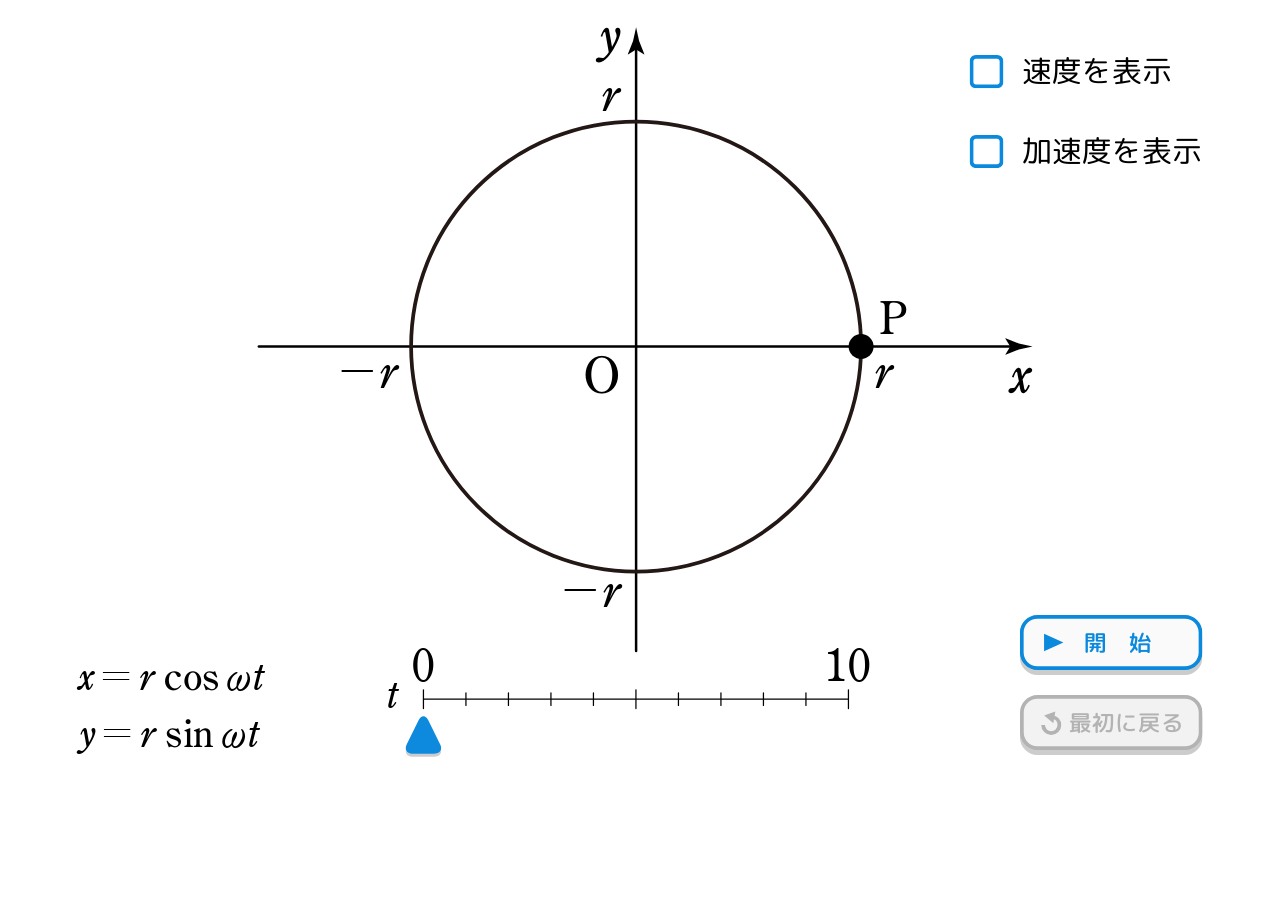
<file: suken_2026_3/CONTENT_04/index.html>
<!DOCTYPE html>
<html lang="ja">

<head>
  <title>等速円運動</title>
  <meta charset="UTF-8" />
  <meta name="viewport"
    content="width=device-width, initial-scale=1.0, minimum-scale=1.0, maximum-scale=1.0, user-scalable=0, viewport-fit=cover" />
  <meta name="robots" content="noindex, nofollow" />
  <link rel="stylesheet" href="css/main.css?ts=20260908" />
  <link type="text/css" rel="stylesheet" href="css/jquery-ui.min.css?ts=20260908" />
  <link rel="stylesheet" href="css/index.css?ts=20260908" />

  <script src="js/jquery-3.2.1.min.js?ts=20260908" defer></script>
  <script src="js/jquery-ui.min.js?ts=20260908" defer></script>
  <script src="js/pinch.js?ts=20260908" defer></script>

  <script src="js/lodash.min.js?ts=20260908" defer></script>
  <script src="js/autoResize.js?ts=20260908" defer></script>
  <script src="js/3D-1.0.2.js?ts=20260908" defer></script>
  <script src="js/config.js?ts=20260908" defer></script>
  <script src="js/snap.svg-min.js?ts=20260908" defer></script>

  <script src="js/c04.js?ts=20260908" defer></script>
</head>

<body touch-action="none" oncontextmenu="return false">
  </div>
  <div id="divBody" style="position: relative; left: 0px; top: 0px; overflow: hidden; opacity: 0;">
    <svg id="svg_root" width="1024" height="648" viewBox="0 0 1024 648" style="left: 0px">
      <g transform="matrix(1,0,0,1,0,0)" id="background">
        <rect id="rect-bg" width="1024" height="648" style="fill: none; opacity: 0; stroke: none" />
      </g>

      <defs>
        <!-- Filter Shadow -->
        <filter id="drop-shadow-1" filterUnits="userSpaceOnUse">
          <feOffset dx="0" dy="2.5" />
          <feGaussianBlur result="blur" stdDeviation="0" />
          <feFlood flood-color="#000" flood-opacity=".2" />
          <feComposite in2="blur" operator="in" />
          <feComposite in="SourceGraphic" />
        </filter>

        <!-- Checkbox Symbols -->
        <symbol id="checkbox" viewBox="0 0 27 26.47">
          <rect x="1.5" y="1.5" width="24" height="23.47" rx="3.5" ry="3.5" style="fill:#fff; stroke-width:0px;" />
          <path
            d="m22,3c1.08,0,2,.92,2,2v16.47c0,1.08-.92,2-2,2H5c-1.08,0-2-.92-2-2V5c0-1.08.92-2,2-2h17m0-3H5C2.25,0,0,2.25,0,5v16.47c0,2.75,2.25,5,5,5h17c2.75,0,5-2.25,5-5V5c0-2.75-2.25-5-5-5h0Z"
            style="fill:#0b89dd; stroke-width:0px;" />
          <polyline points="6.45 9.34 11.28 17.33 21.09 6.89"
            style="fill:none; stroke:#fff; stroke-miterlimit:10; stroke-width:4px;" />
        </symbol>

        <symbol id="checkbox_-_checked" viewBox="0 0 27 26.47">
          <rect x="1.5" y="1.5" width="24" height="23.47" rx="3.5" ry="3.5" style="fill:#fff; stroke-width:0px;" />
          <path
            d="m22,3c1.08,0,2,.92,2,2v16.47c0,1.08-.92,2-2,2H5c-1.08,0-2-.92-2-2V5c0-1.08.92-2,2-2h17m0-3H5C2.25,0,0,2.25,0,5v16.47c0,2.75,2.25,5,5,5h17c2.75,0,5-2.25,5-5V5c0-2.75-2.25-5-5-5h0Z"
            style="fill:#0b89dd; stroke-width:0px;" />
          <polyline points="6.45 9.34 11.28 17.33 21.09 6.89"
            style="fill:none; stroke:#0b89dd; stroke-miterlimit:10; stroke-width:4px;" />
        </symbol>

        <!-- Button Symbols: 開始 (Start) -->
        <symbol id="_開始-off_2" viewBox="0 0 146 48">
          <g>
            <rect y="4" width="146" height="44" rx="14" ry="14" style="fill:#ccc; stroke-width:0px;" />
            <rect x="1.5" y="1.5" width="143" height="41" rx="12.5" ry="12.5" style="fill:#fafafa; stroke-width:0px;" />
            <path
              d="m132,3c6.07,0,11,4.93,11,11v16c0,6.07-4.93,11-11,11H14c-6.07,0-11-4.93-11-11V14C3,7.93,7.93,3,14,3h118m0-3H14C6.3,0,0,6.3,0,14v16C0,37.7,6.3,44,14,44h118c7.7,0,14-6.3,14-14V14c0-7.7-6.3-14-14-14h0Z"
              style="fill:#0b89dd; stroke-width:0px;" />
            <polygon points="19.31 28.96 19.31 14.96 34.81 21.96 19.31 28.96" style="fill:#0b89dd; stroke-width:0px;" />
            <text transform="translate(51.36 28.98)"
              style="fill:#0b89dd; font-family:rounded-mplus-1p-medium, 'Rounded M+ 1p'; font-size:18px; font-weight:500;">
              <tspan x="0" y="0" style="letter-spacing:1em;">開</tspan>
              <tspan x="36" y="0">始</tspan>
            </text>
          </g>
        </symbol>

        <symbol id="_開始-on_2" viewBox="0 0 146 48">
          <g>
            <rect y="4" width="146" height="44" rx="14" ry="14" style="fill:#0b89dd; stroke-width:0px;" />
            <polygon points="19.31 32.96 19.31 18.96 34.81 25.96 19.31 32.96" style="fill:#fff; stroke-width:0px;" />
            <text transform="translate(51.36 32.98)"
              style="fill:#fff; font-family:rounded-mplus-1p-medium, 'Rounded M+ 1p'; font-size:18px; font-weight:500;">
              <tspan x="0" y="0" style="letter-spacing:1em;">開</tspan>
              <tspan x="36" y="0">始</tspan>
            </text>
          </g>
        </symbol>

        <symbol id="_開始-invalid_2-2" viewBox="0 0 146 48">
          <g>
            <rect y="4" width="146" height="44" rx="14" ry="14" style="fill:#ccc; stroke-width:0px;" />
            <rect x="1.5" y="1.5" width="143" height="41" rx="12.5" ry="12.5" style="fill:#f2f2f2; stroke-width:0px;" />
            <path
              d="m132,3c6.07,0,11,4.93,11,11v16c0,6.07-4.93,11-11,11H14c-6.07,0-11-4.93-11-11V14C3,7.93,7.93,3,14,3h118m0-3H14C6.3,0,0,6.3,0,14v16C0,37.7,6.3,44,14,44h118c7.7,0,14-6.3,14-14V14c0-7.7-6.3-14-14-14h0Z"
              style="fill:#b3b3b3; stroke-width:0px;" />
            <polygon points="19.31 28.96 19.31 14.96 34.81 21.96 19.31 28.96" style="fill:#b3b3b3; stroke-width:0px;" />
            <text transform="translate(51.36 28.98)"
              style="fill:#b3b3b3; font-family:rounded-mplus-1p-medium, 'Rounded M+ 1p'; font-size:18px; font-weight:500;">
              <tspan x="0" y="0" style="letter-spacing:1em;">開</tspan>
              <tspan x="36" y="0">始</tspan>
            </text>
          </g>
        </symbol>

        <!-- Button Symbols: 一時停止 (Pause) -->
        <symbol id="_一時停止-valid_2" viewBox="0 0 146 48">
          <g>
            <rect x="0" y="4" width="146" height="44" rx="14" ry="14" style="fill:#ccc; stroke-width:0px;" />
            <rect x="1.5" y="1.5" width="143" height="41" rx="12.5" ry="12.5" style="fill:#fafafa; stroke-width:0px;" />
            <path
              d="m132,3c6.07,0,11,4.93,11,11v16c0,6.07-4.93,11-11,11H14c-6.07,0-11-4.93-11-11V14C3,7.93,7.93,3,14,3h118m0-3H14C6.3,0,0,6.3,0,14v16c0,7.7,6.3,14,14,14h118c7.7,0,14-6.3,14-14V14c0-7.7-6.3-14-14-14h0Z"
              style="fill:#0b89dd; stroke-width:0px;" />
            <rect x="25.95" y="15.99" width="4" height="13" rx="1" ry="1" style="fill:#0b89dd; stroke-width:0px;" />
            <rect x="32.95" y="15.99" width="4" height="13" rx="1" ry="1" style="fill:#0b89dd; stroke-width:0px;" />
            <text transform="translate(48.05 28.98)"
              style="fill:#0b89dd; font-family:rounded-mplus-1p-medium, 'Rounded M+ 1p'; font-size:18px; font-weight:500;">
              <tspan x="0" y="0">一時停止</tspan>
            </text>
          </g>
        </symbol>

        <symbol id="_一時停止-push_2" viewBox="0 0 146 48">
          <g>
            <rect x="0" y="4" width="146" height="44" rx="14" ry="14" style="fill:#0b89dd; stroke-width:0px;" />
            <rect x="25.95" y="19.99" width="4" height="13" rx="1" ry="1" style="fill:#fff; stroke-width:0px;" />
            <rect x="32.95" y="19.99" width="4" height="13" rx="1" ry="1" style="fill:#fff; stroke-width:0px;" />
            <text transform="translate(48.05 32.98)"
              style="fill:#fff; font-family:rounded-mplus-1p-medium, 'Rounded M+ 1p'; font-size:18px; font-weight:500;">
              <tspan x="0" y="0">一時停止</tspan>
            </text>
          </g>
        </symbol>

        <!-- Button Symbols: 再開 (Resume) -->
        <symbol id="_再開-off_2" viewBox="0 0 146 48">
          <g>
            <rect x="0" y="4" width="146" height="44" rx="14" ry="14" style="fill:#ccc; stroke-width:0px;" />
            <rect x="1.5" y="1.5" width="143" height="41" rx="12.5" ry="12.5" style="fill:#fafafa; stroke-width:0px;" />
            <path
              d="m132,3c6.07,0,11,4.93,11,11v16c0,6.07-4.93,11-11,11H14c-6.07,0-11-4.93-11-11V14C3,7.93,7.93,3,14,3h118m0-3H14C6.3,0,0,6.3,0,14v16c0,7.7,6.3,14,14,14h118c7.7,0,14-6.3,14-14V14c0-7.7-6.3-14-14-14h0Z"
              style="fill:#0b89dd; stroke-width:0px;" />
            <polygon points="19.31 28.96 19.31 14.96 34.81 21.96 19.31 28.96" style="fill:#0b89dd; stroke-width:0px;" />
            <text transform="translate(51.57 28.98)"
              style="fill:#0b89dd; font-family:rounded-mplus-1p-medium, 'Rounded M+ 1p'; font-size:18px; font-weight:500;">
              <tspan x="0" y="0" style="letter-spacing:1em;">再</tspan>
              <tspan x="36" y="0">開</tspan>
            </text>
          </g>
        </symbol>

        <symbol id="_再開-on_2" viewBox="0 0 146 48">
          <g>
            <rect y="4" width="146" height="44" rx="14" ry="14" style="fill:#0b89dd; stroke-width:0px;" />
            <polygon points="19.31 32.96 19.31 18.96 34.81 25.96 19.31 32.96" style="fill:#fff; stroke-width:0px;" />
            <text transform="translate(51.39 32.98)"
              style="fill:#fff; font-family:rounded-mplus-1p-medium, 'Rounded M+ 1p'; font-size:18px; font-weight:500;">
              <tspan x="0" y="0" style="letter-spacing:1em;">再</tspan>
              <tspan x="36" y="0">開</tspan>
            </text>
          </g>
        </symbol>

        <symbol id="_再開-invalid_2" viewBox="0 0 146 48">
          <g>
            <rect x="0" y="4" width="146" height="44" rx="14" ry="14" style="fill:#ccc; stroke-width:0px;" />
            <rect x="1.5" y="1.5" width="143" height="41" rx="12.5" ry="12.5" style="fill:#f2f2f2; stroke-width:0px;" />
            <path
              d="m132,3c6.07,0,11,4.93,11,11v16c0,6.07-4.93,11-11,11H14c-6.07,0-11-4.93-11-11V14C3,7.93,7.93,3,14,3h118m0-3H14C6.3,0,0,6.3,0,14v16c0,7.7,6.3,14,14,14h118c7.7,0,14-6.3,14-14V14c0-7.7-6.3-14-14-14h0Z"
              style="fill:#b3b3b3; stroke-width:0px;" />
            <polygon points="19.31 28.96 19.31 14.96 34.81 21.96 19.31 28.96" style="fill:#b3b3b3; stroke-width:0px;" />
            <text transform="translate(51.36 28.98)"
              style="fill:#b3b3b3; font-family:rounded-mplus-1p-medium, 'Rounded M+ 1p'; font-size:18px; font-weight:500;">
              <tspan x="0" y="0" style="letter-spacing:1em;">再</tspan>
              <tspan x="36" y="0">開</tspan>
            </text>
          </g>
        </symbol>

        <!-- Button Symbols: 最初に戻る (Reset) -->
        <symbol id="_最初に戻る-off_2-7" viewBox="0 0 146 48">
          <g>
            <rect y="4" width="146" height="44" rx="14" ry="14" style="fill:#ccc; stroke-width:0px;" />
            <rect x="1.5" y="1.5" width="143" height="41" rx="12.5" ry="12.5" style="fill:#fafafa; stroke-width:0px;" />
            <path
              d="m132,3c6.07,0,11,4.93,11,11v16c0,6.07-4.93,11-11,11H14c-6.07,0-11-4.93-11-11V14C3,7.93,7.93,3,14,3h118m0-3H14C6.3,0,0,6.3,0,14v16C0,37.7,6.3,44,14,44h118c7.7,0,14-6.3,14-14V14c0-7.7-6.3-14-14-14h0Z"
              style="fill:#0b89dd; stroke-width:0px;" />
            <text transform="translate(39.5 28.98)"
              style="fill:#0b89dd; font-family:rounded-mplus-1p-medium, 'Rounded M+ 1p'; font-size:18px; font-weight:500;">
              <tspan x="0" y="0">最初に戻る</tspan>
            </text>
            <path d="m26.1,17.59c3.07.52,5.4,3.19,5.4,6.41,0,3.59-2.91,6.5-6.5,6.5s-6.5-2.91-6.5-6.5"
              style="fill:none; stroke:#0b89dd; stroke-miterlimit:10; stroke-width:3px;" />
            <polygon points="26.68 22.55 19.3 16.44 28.28 13.11 26.68 22.55" style="fill:#0b89dd; stroke-width:0px;" />
          </g>
        </symbol>

        <symbol id="_最初に戻る-on" viewBox="0 0 146 48">
          <g>
            <rect y="4" width="146" height="44" rx="14" ry="14" style="fill:#0b89dd; stroke-width:0px;" />
            <text transform="translate(39.5 32.98)"
              style="fill:#fafafa; font-family:rounded-mplus-1p-medium, 'Rounded M+ 1p'; font-size:18px; font-weight:500;">
              <tspan x="0" y="0">最初に戻る</tspan>
            </text>
            <path d="m26.1,21.59c3.07.52,5.4,3.19,5.4,6.41,0,3.59-2.91,6.5-6.5,6.5s-6.5-2.91-6.5-6.5"
              style="fill:none; stroke:#fafafa; stroke-miterlimit:10; stroke-width:3px;" />
            <polygon points="26.68 26.55 19.3 20.44 28.28 17.11 26.68 26.55" style="fill:#fafafa; stroke-width:0px;" />
          </g>
        </symbol>

        <symbol id="_最初に戻る-invalid_2" viewBox="0 0 146 48">
          <g>
            <rect y="4" width="146" height="44" rx="14" ry="14" style="fill:#ccc; stroke-width:0px;" />
            <rect x="1.5" y="1.5" width="143" height="41" rx="12.5" ry="12.5" style="fill:#f2f2f2; stroke-width:0px;" />
            <path
              d="m132,3c6.07,0,11,4.93,11,11v16c0,6.07-4.93,11-11,11H14c-6.07,0-11-4.93-11-11V14C3,7.93,7.93,3,14,3h118m0-3H14C6.3,0,0,6.3,0,14v16C0,37.7,6.3,44,14,44h118c7.7,0,14-6.3,14-14V14c0-7.7-6.3-14-14-14h0Z"
              style="fill:#b3b3b3; stroke-width:0px;" />
            <text transform="translate(39.5 28.98)"
              style="fill:#b3b3b3; font-family:rounded-mplus-1p-medium, 'Rounded M+ 1p'; font-size:18px; font-weight:500;">
              <tspan x="0" y="0">最初に戻る</tspan>
            </text>
            <path d="m26.1,17.59c3.07.52,5.4,3.19,5.4,6.41,0,3.59-2.91,6.5-6.5,6.5s-6.5-2.91-6.5-6.5"
              style="fill:none; stroke:#b3b3b3; stroke-miterlimit:10; stroke-width:3px;" />
            <polygon points="26.68 22.55 19.3 16.44 28.28 13.11 26.68 22.55" style="fill:#b3b3b3; stroke-width:0px;" />
          </g>
        </symbol>

        <marker id="arrowhead" markerWidth="18.21" markerHeight="11" refX="2" refY="3.2" orient="auto">
          <polygon style="fill:#231815;" transform="scale(0.52 0.52)"
            points="3.3 5.6, 0.01 0.2, 0.2 0.07, 9.01 3.57, 18.22 5.57, 9.01 7.57, 0.2 11.07, 0.01 10.97"></polygon>
        </marker>
      </defs>

      <!-- Graph Layer: Coordinate Axes, Origin, Labels, Formulas -->
      <g id="graph">
        <!-- Formula Labels -->
        <text transform="translate(63.08 597.42)" style="font-size:30px;">
          <tspan x="0" y="0"
            style="font-family:A-SOTMathCenturyStd-Regular, 'A-SukenOT MathCentury Std'; letter-spacing:.12em;">y=r
          </tspan>
          <tspan x="68.61" y="0" style="font-family:A-SOTCenturyStd-Regular, 'A-SukenOT Century Std';">si</tspan>
          <tspan x="91.62" y="0"
            style="font-family:A-SOTCenturyStd-Regular, 'A-SukenOT Century Std'; letter-spacing:.12em;">n</tspan>
          <tspan x="112.56" y="0" style="font-family:A-SOTGirishaStd-Italic, 'A-SukenOT Girisha Std';">x</tspan>
          <tspan x="134.4" y="0" style="font-family:A-SOTMathCenturyStd-Regular, 'A-SukenOT MathCentury Std';">t</tspan>
        </text>
        <text transform="translate(62.27 551.63)" style="font-size:30px;">
          <tspan x="0" y="0"
            style="font-family:A-SOTMathCenturyStd-Regular, 'A-SukenOT MathCentury Std'; letter-spacing:.12em;">x=r
          </tspan>
          <tspan x="68.82" y="0"
            style="font-family:A-SOTCenturyStd-Regular, 'A-SukenOT Century Std'; letter-spacing:0em;">co</tspan>
          <tspan x="99.72" y="0"
            style="font-family:A-SOTCenturyStd-Regular, 'A-SukenOT Century Std'; letter-spacing:.12em;">s</tspan>
          <tspan x="117.51" y="0" style="font-family:A-SOTGirishaStd-Italic, 'A-SukenOT Girisha Std';">x</tspan>
          <tspan x="139.35" y="0" style="font-family:A-SOTMathCenturyStd-Regular, 'A-SukenOT MathCentury Std';">t
          </tspan>
        </text>

        <!-- Origin Label O -->
        <text transform="translate(466.01 314.13)"
          style="font-family:A-SOTCenturyStd-Regular, 'A-SukenOT Century Std'; font-size:40px;">
          <tspan x="0" y="0">O</tspan>
        </text>

        <!-- X Axis -->
        <g xmlns="http://www.w3.org/2000/svg" style="isolation:isolate;">
          <path
            d="m817.61,300.93c3.08-5.24,4.44-6.8,6.08-6.8,1.04,0,2.08.84,2.08,1.92s-.76,2.16-2.8,2.48c-1.72.24-2.08.16-3,1.76l-1.88,3.28,1.04,5.84c.08.4.36,2.64.92,2.64.88,0,2.24-3.4,2.68-4.28l1.16.6c-.72,1.88-2.92,6.2-5.2,6.2-1.8,0-2.2-1.92-2.52-3.36l-.72-3.44-1.8,2.8c-1.08,1.68-2.56,4-4.84,4-1,0-2.08-.64-2.08-1.76s.76-2.32,3.16-2.4c1.4-.04,1.76,0,2.56-1.24l2.64-4.12-1-5.24c-.04-.4-.2-2.4-.84-2.4-.88,0-2.08,3.84-2.36,4.64l-1.28-.36c.6-1.92,3-7.56,5.36-7.56,1.6,0,1.8,1.88,2,3.08l.64,3.72Z"
            style="stroke-width:0px;" />
        </g>
        <line x1="207.09" y1="277.22" x2="811.41" y2="277.22"
          style="fill:none; stroke:#000; stroke-linecap:round; stroke-miterlimit:10; stroke-width:2px;" />
        <path
          d="m808.18,277.22l-3.94-6.49.22-.15,10.58,4.2c3.68.81,7.37,1.62,11.05,2.43-3.68.81-7.37,1.62-11.05,2.43l-10.58,4.2-.22-.11,3.94-6.52Z"
          style="stroke-width:0px;" />

        <!-- Y Axis -->
        <g xmlns="http://www.w3.org/2000/svg" style="isolation:isolate;">
          <path
            d="m489.61,37.53c1.16-2,3.68-6.72,3.68-8.88,0-2.04-1.08-2.76-1.08-4.16,0-1.12.8-2.2,1.96-2.2,1.68,0,2.2,1.72,2.2,3.16,0,3.88-3.84,10.96-5.88,14.4-2.16,3.6-6.6,10.12-11.32,10.12-1.2,0-2.52-.6-2.52-2,0-1.24,1.32-2,2.44-2,1,0,1.88.4,2.76.4,2.04,0,4.04-3.16,5.16-4.64l-2.56-14.44c-.08-.4-.12-1.6-.68-1.6-.88,0-1.64,3.08-2,3.76l-1.24-.36c.8-1.92,2.44-6.8,4.92-6.8,1.76,0,1.96,2.64,2.16,3.84l2,11.4Z"
            style="stroke-width:0px;" />
        </g>
        <line x1="508.88" y1="520.73" x2="508.88" y2="36.4"
          style="fill:none; stroke:#000; stroke-linecap:round; stroke-miterlimit:10; stroke-width:2px;" />
        <path
          d="m508.88,39.63l-6.49,3.94-.15-.22,4.2-10.58c.81-3.68,1.62-7.37,2.43-11.05.81,3.68,1.62,7.37,2.43,11.05l4.2,10.58-.11.22-6.52-3.94Z"
          style="stroke-width:0px;" />

        <!-- Axis Value Marks r, -r -->
        <text transform="translate(698.16 310.67)"
          style="font-family:A-SOTMathCenturyStd-Regular, 'A-SukenOT MathCentury Std'; font-size:36px;">
          <tspan x="0" y="0">r</tspan>
        </text>
        <text transform="translate(269.34 310.67)"
          style="font-family:A-SOTMathCenturyStd-Regular, 'A-SukenOT MathCentury Std'; font-size:36px;">
          <tspan x="0" y="0">-r</tspan>
        </text>
        <text transform="translate(480.02 89.02)"
          style="font-family:A-SOTMathCenturyStd-Regular, 'A-SukenOT MathCentury Std'; font-size:36px;">
          <tspan x="0" y="0">r</tspan>
        </text>
        <text transform="translate(447.62 485.51)"
          style="font-family:A-SOTMathCenturyStd-Regular, 'A-SukenOT MathCentury Std'; font-size:36px;">
          <tspan x="0" y="0">-r</tspan>
        </text>
      </g>

      <!-- Scrollbar Layer (Time t slider: t=0 -> 10) -->
      <g id="scrollbar">
        <text transform="translate(329.75 544.58)"
          style="font-family:A-SOTMathCenturyStd-Regular, 'A-SukenOT MathCentury Std'; font-size:36px;">
          <tspan x="0" y="0">0</tspan>
        </text>
        <text id="label-t-max" transform="translate(660.75 544.58)"
          style="font-family:A-SOTMathCenturyStd-Regular, 'A-SukenOT MathCentury Std'; font-size:36px;">
          <tspan x="0" y="0">10</tspan>
        </text>
        <!-- Scale Ticks -->
        <line x1="338.75" y1="551.84" x2="338.75" y2="566.84"
          style="fill:none; stroke:#000; stroke-linecap:round; stroke-miterlimit:10;" />
        <line x1="372.75" y1="554.34" x2="372.75" y2="564.34"
          style="fill:none; stroke:#000; stroke-linecap:round; stroke-miterlimit:10;" />
        <line x1="406.75" y1="554.34" x2="406.75" y2="564.34"
          style="fill:none; stroke:#000; stroke-linecap:round; stroke-miterlimit:10;" />
        <line x1="440.75" y1="554.34" x2="440.75" y2="564.34"
          style="fill:none; stroke:#000; stroke-linecap:round; stroke-miterlimit:10;" />
        <line x1="474.75" y1="554.34" x2="474.75" y2="564.34"
          style="fill:none; stroke:#000; stroke-linecap:round; stroke-miterlimit:10;" />
        <line x1="508.75" y1="551.84" x2="508.75" y2="566.84"
          style="fill:none; stroke:#000; stroke-linecap:round; stroke-miterlimit:10;" />
        <line x1="542.75" y1="554.34" x2="542.75" y2="564.34"
          style="fill:none; stroke:#000; stroke-linecap:round; stroke-miterlimit:10;" />
        <line x1="576.75" y1="554.34" x2="576.75" y2="564.34"
          style="fill:none; stroke:#000; stroke-linecap:round; stroke-miterlimit:10;" />
        <line x1="610.75" y1="554.34" x2="610.75" y2="564.34"
          style="fill:none; stroke:#000; stroke-linecap:round; stroke-miterlimit:10;" />
        <line x1="644.75" y1="554.34" x2="644.75" y2="564.34"
          style="fill:none; stroke:#000; stroke-linecap:round; stroke-miterlimit:10;" />
        <line x1="678.75" y1="551.84" x2="678.75" y2="566.84"
          style="fill:none; stroke:#000; stroke-linecap:round; stroke-miterlimit:10;" />
        <!-- Axis Line -->
        <line x1="678.75" y1="559.34" x2="338.75" y2="559.34"
          style="fill:none; stroke:#000; stroke-linecap:round; stroke-miterlimit:10;" />

        <text transform="translate(308.88 566.65)"
          style="font-family:A-SOTMathCenturyStd-Regular, 'A-SukenOT MathCentury Std'; font-size:30px;">
          <tspan x="0" y="0">t</tspan>
        </text>

        <!-- Drag Slider Interactive Zone -->
        <rect id="slider" class="slider-bar cursor-pointer" x="338.75" y="535" width="340" height="65"
          style="fill: white; opacity: 0.001; stroke: none;" />

        <!-- Drag Point Thumb -->
        <g id="drag-point-container" transform="translate(0, 0)">
          <path id="drag-point" class="slider-bar cursor-pointer"
            d="m334.89,576.28c2.12-4.27,5.59-4.27,7.72,0l9.47,19.04c2.12,4.27.02,7.76-4.68,7.76h-17.3c-4.69,0-6.8-3.49-4.68-7.76l9.47-19.04Z"
            style="fill:#0b89dd; filter:url(#drop-shadow-1); stroke-width:0px;" />
        </g>
      </g>

      <!-- Geometry Objects: Circle Orbit, OP Segment, Omega T Arc & Label -->
      <g id="object">
        <!-- Main Circular Orbit (Radius r = 180, Center (508.88, 277.22)) -->
        <circle cx="508.88" cy="277.22" r="180" style="fill:none; stroke:#231815; stroke-width:3px;" />

        <!-- Connecting Line OP -->
        <line id="lineOP" x1="508.88" y1="277.22" x2="508.88" y2="97.22"
          style="fill:none; stroke:#231815; stroke-width:2px; visibility:hidden;" />

        <!-- Angle Arc / Spiral Curve for omega*t -->
        <polyline id="arrowAngle" points=""
          style="fill:none; stroke:#231815; stroke-miterlimit:10; stroke-width:2px; visibility:hidden;" />
        <polygon id="arrowheadAngle" points="" style="fill:#231815; stroke-width:0px; visibility:hidden;" />

        <!-- Omega T Label -->
        <g id="textOmegaT" style="visibility:hidden;">
          <text transform="translate(0 0)" style="font-size:36px;">
            <tspan x="0" y="0" style="font-family:A-SOTGirishaStd-Italic, 'A-SukenOT Girisha Std';">x
            </tspan>
            <tspan x="26.21" y="0" style="font-family:A-SOTMathCenturyStd-Regular, 'A-SukenOT MathCentury Std';">t
            </tspan>
          </text>
        </g>
      </g>

      <!-- Physical Arrows Layer: Velocity Vector (v) & Acceleration Vector (a) -->
      <g id="arrow">
        <!-- Acceleration Vector (Blue #0b89dd) -->
        <g id="groupAcceleration" style="visibility:hidden;">
          <line id="lineA" x1="508.88" y1="97.22" x2="508.88" y2="154.5"
            style="fill:none; stroke:#0b89dd; stroke-width:5px;" />
          <polygon id="arrowheadA" points="503.06 150.53 508.88 172.22 514.69 150.53 503.06 150.53"
            style="fill:#0b89dd; stroke-width:0px;" />
          <g id="labelA" transform="translate(471.06 155.12)">
            <text style="fill:#0b89dd; font-family:A-SOTGirishaStd-Italic, 'A-SukenOT Girisha Std'; font-size:36px;">
              <tspan x="0" y="0">a</tspan>
            </text>
            <line x1="1.72" y1="-25.76" x2="16.41" y2="-25.76" style="fill:none; stroke:#0b89dd; stroke-width:1.5px;" />
            <polygon points="15.22 -24.02 21.72 -25.76 15.22 -27.5 15.22 -24.02"
              style="fill:#0b89dd; stroke-width:0px;" />
          </g>
        </g>

        <!-- Velocity Vector (Orange-Red #ff4b00) -->
        <g id="groupVelocity" style="visibility:hidden;">
          <line id="lineV" x1="508.88" y1="97.22" x2="414.09" y2="97.22"
            style="fill:none; stroke:#ff4b00; stroke-width:5px;" />
          <polygon id="arrowheadV" points="418.06 91.4 396.38 97.22 418.06 103.03 418.06 91.4"
            style="fill:#ff4b00; stroke-width:0px;" />
          <g id="labelV" transform="translate(408.98 79.34)">
            <text
              style="fill:#ff4b00; font-family:A-SOTMathCenturyStd-Regular, 'A-SukenOT MathCentury Std'; font-size:36px;">
              <tspan x="0" y="0">v</tspan>
            </text>
            <line x1="1.72" y1="-25.76" x2="16.4" y2="-25.76" style="fill:none; stroke:#ff4b00; stroke-width:1.5px;" />
            <polygon points="15.22 -24.02 21.72 -25.76 15.22 -27.5 15.22 -24.02"
              style="fill:#ff4b00; stroke-width:0px;" />
          </g>
        </g>
      </g>

      <!-- Dot Layer: Point P -->
      <g id="dot">
        <circle id="pointP" cx="508.88" cy="97.22" r="10" style="fill:#000; stroke-width:0px;" />
        <text id="textP" transform="translate(520.42 86.22)"
          style="font-family:A-SOTCenturyStd-Regular, 'A-SukenOT Century Std'; font-size:36px;">
          <tspan x="0" y="0">P</tspan>
        </text>
      </g>

      <!-- Buttons & Checkboxes Control Panel -->
      <g id="buttons-control">
        <!-- Checkbox: 速度を表示 -->
        <g id="group-chk-velocity" class="cursor-pointer">
          <use id="chk-velocity-unchecked" width="27" height="26.47" transform="translate(775.72 44.06)"
            href="#checkbox" style="visibility:visible;"></use>
          <use id="chk-velocity-checked" width="27" height="26.47" transform="translate(775.72 44.06)"
            href="#checkbox_-_checked" style="visibility:hidden;"></use>
          <text transform="translate(817.89 65.41)"
            style="font-family:rounded-mplus-1p-regular, 'Rounded M+ 1p'; font-size:24px;">
            <tspan x="0" y="0">速度を表示</tspan>
          </text>
          <rect id="hit-chk-velocity" x="770" y="38" width="220" height="40"
            style="fill:white; opacity:0.001; stroke:none;" />
        </g>

        <!-- Checkbox: 加速度を表示 -->
        <g id="group-chk-accel" class="cursor-pointer">
          <use id="chk-accel-unchecked" width="27" height="26.47" transform="translate(775.72 108.01)" href="#checkbox"
            style="visibility:visible;"></use>
          <use id="chk-accel-checked" width="27" height="26.47" transform="translate(775.72 108.01)"
            href="#checkbox_-_checked" style="visibility:hidden;"></use>
          <text transform="translate(817.89 129.36)"
            style="font-family:rounded-mplus-1p-regular, 'Rounded M+ 1p'; font-size:24px;">
            <tspan x="0" y="0">加速度を表示</tspan>
          </text>
          <rect id="hit-chk-accel" x="770" y="102" width="220" height="40"
            style="fill:white; opacity:0.001; stroke:none;" />
        </g>

        <!-- Button Play / Pause / Resume Group -->
        <g id="btn-play-group">
          <!-- Play (開始) -->
          <use id="btn-play-valid" class="btn-play cursor-pointer" width="146" height="48"
            transform="translate(815.92 492)" href="#_開始-off_2" style="visibility:visible;"></use>
          <use id="btn-play-push" class="btn-play cursor-pointer" width="146" height="48"
            transform="translate(815.92 492)" href="#_開始-on_2" style="visibility:hidden;"></use>
          <use id="btn-play-invalid" class="btn-play" width="146" height="48" transform="translate(815.92 492)"
            href="#_開始-invalid_2-2" style="visibility:hidden;"></use>

          <!-- Pause (一時停止) -->
          <use id="btn-pause-valid" class="btn-pause cursor-pointer" width="146" height="48"
            transform="translate(815.92 492)" href="#_一時停止-valid_2" style="visibility:hidden;"></use>
          <use id="btn-pause-push" class="btn-pause cursor-pointer" width="146" height="48"
            transform="translate(815.92 492)" href="#_一時停止-push_2" style="visibility:hidden;"></use>

          <!-- Resume (再開) -->
          <use id="btn-resume-valid" class="btn-resume cursor-pointer" width="146" height="48"
            transform="translate(815.92 492)" href="#_再開-off_2" style="visibility:hidden;"></use>
          <use id="btn-resume-push" class="btn-resume cursor-pointer" width="146" height="48"
            transform="translate(815.92 492)" href="#_再開-on_2" style="visibility:hidden;"></use>
          <use id="btn-resume-invalid" class="btn-resume" width="146" height="48" transform="translate(815.92 492)"
            href="#_再開-invalid_2" style="visibility:hidden;"></use>
        </g>

        <!-- Button Reset Group (最初に戻る) -->
        <g id="btn-reset-group">
          <g id="btn-reset">
            <use id="btn-reset-valid" class="btn-reset cursor-pointer" width="146" height="48"
              transform="translate(816 556)" href="#_最初に戻る-off_2-7" style="visibility:hidden;"></use>
            <use id="btn-reset-push" class="btn-reset cursor-pointer" width="146" height="48"
              transform="translate(816 556)" href="#_最初に戻る-on" style="visibility:hidden;"></use>
          </g>
          <use id="btn-reset-invalid" class="btn-reset" width="146" height="48" transform="translate(816 556)"
            href="#_最初に戻る-invalid_2" style="visibility:visible;"></use>
        </g>
      </g>
      <g>
        <rect id="rect-overlay" x="0" y="0" width="2000" height="2000" class="cursor-pointer"
          style="visibility: hidden; fill: transparent; opacity: 0.5"></rect>
      </g>
    </svg>
  </div>
</body>

</html>
<!-- (C) 2026 Suken Shuppan. -->
</file>
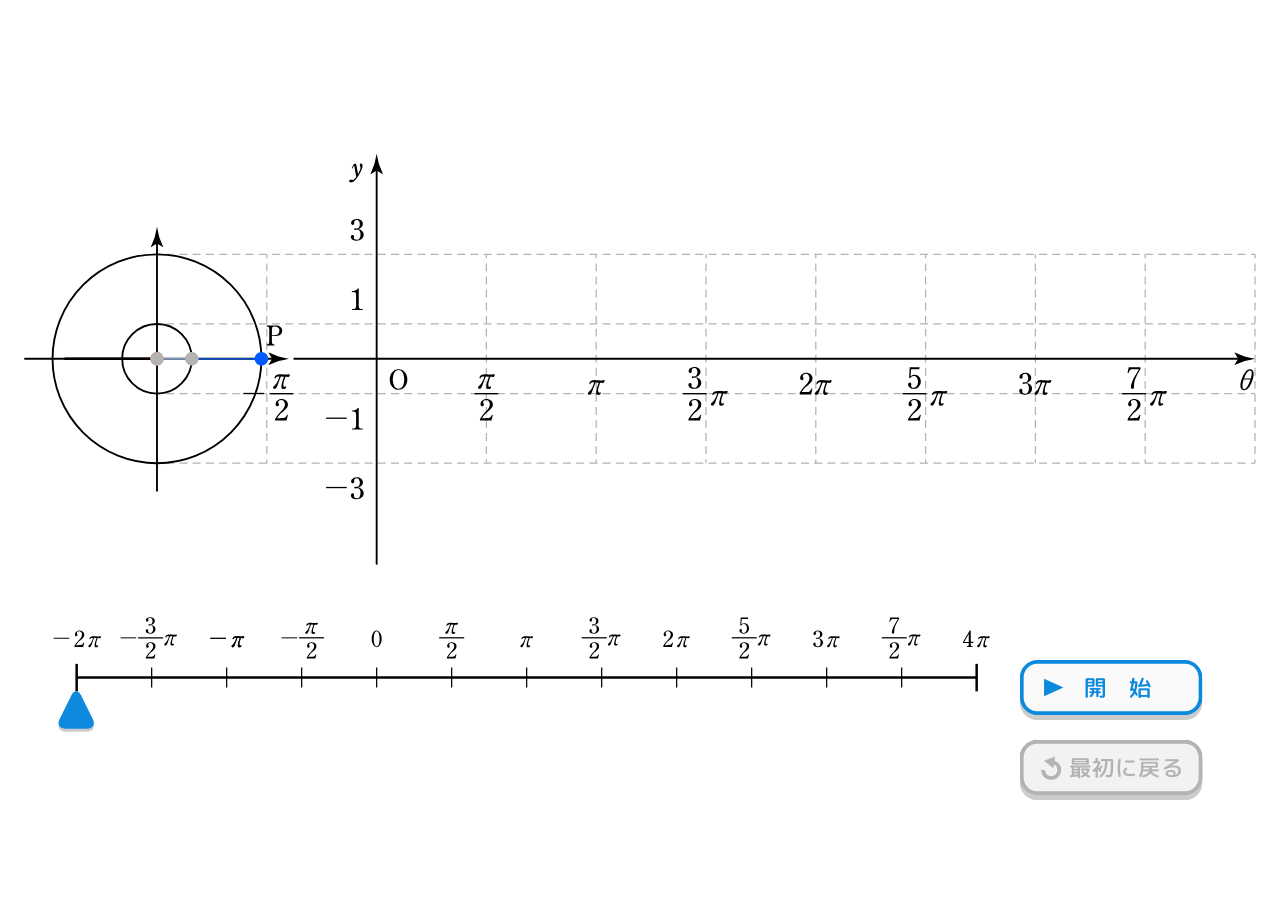
<file: suken_2026_3/CONTENT_10/index.html>
<!DOCTYPE html>
<html lang="jp">
  <head>
    <title>三角関数のグラフ1</title>
    <meta charset="UTF-8" />
    <meta name="viewport" content="width=device-width, initial-scale=1.0, minimum-scale=1.0, maximum-scale=1.0, user-scalable=0, viewport-fit=cover" />
    <meta name="robots" content="noindex, nofollow" />
    <link rel="stylesheet" href="css/main.css" />
    <link type="text/css" rel="stylesheet" href="css/jquery-ui.min.css" />
    <link rel="stylesheet" href="css/index.css" />

    <script src="js/jquery-3.2.1.min.js" defer></script>
    <script src="js/jquery-ui.min.js" defer></script>
    <script src="js/pinch.js" defer></script>

    <script src="js/lodash.min.js" defer></script>
    <script src="js/autoResize.js" defer></script>
    <script src="js/3D-1.0.2.js" defer></script>
    <script src="js/config.js" defer></script>
    <script src="js/snap.svg-min.js" defer></script>

    <script src="js/c10.js" defer></script>
  </head>

  <body touch-action="none" oncontextmenu="return false">
    <div id="divBody" style="position: relative; left: 0px; top: 0px; overflow: hidden">
      <svg id="svg_root" width="1024" height="648" viewBox="0 0 1024 648" id="rootSVG" style="left: 0px">
        <g transform="matrix(1,0,0,1,0,0)" id="background">
          <rect id="rect-bg" width="1024" height="648" style="fill: none; opacity: 0; stroke: none" />
        </g>
        <defs>
          <clipPath id="clippath-6">
            <rect x="20" y="86.98" width="984" height="328.05" style="fill: none;"/>
          </clipPath>
          <clipPath id="clippath-10">
            <rect width="146" height="48" style="fill: none;"/>
          </clipPath>
          <clipPath id="clippath-11">
            <rect width="146" height="48" style="fill: none;"/>
          </clipPath>
          <symbol id="_一時停止-valid" data-name="一時停止-valid" viewBox="0 0 146 48">
            <g>
              <g>
                <rect x="0" y="4" width="146" height="44" rx="14" ry="14" style="fill: #ccc;"/>
                <g>
                  <rect x="1.5" y="1.5" width="143" height="41" rx="12.5" ry="12.5" style="fill: #fafafa;"/>
                  <path d="M132,3c6.07,0,11,4.93,11,11v16c0,6.07-4.93,11-11,11H14c-6.07,0-11-4.93-11-11V14C3,7.93,7.93,3,14,3h118M132,0H14C6.3,0,0,6.3,0,14v16c0,7.7,6.3,14,14,14h118c7.7,0,14-6.3,14-14V14c0-7.7-6.3-14-14-14h0Z" style="fill: #0b89dd;"/>
                </g>
              </g>
              <g>
                <rect x="25.95" y="15.99" width="4" height="13" rx="1" ry="1" style="fill: #0b89dd;"/>
                <rect x="32.95" y="15.99" width="4" height="13" rx="1" ry="1" style="fill: #0b89dd;"/>
                <text transform="translate(48.05 28.98)" style="fill: #0b89dd; font-family: rounded-mplus-1p-medium, 'Rounded M+ 1p'; font-size: 18px; font-weight: 500;"><tspan x="0" y="0">一時停止</tspan></text>
              </g>
            </g>
          </symbol>
          <symbol id="_一時停止-push" data-name="一時停止-push" viewBox="0 0 146 48">
            <g id="_一時停止-valid" data-name="一時停止-valid">
              <g style="clip-path: url(#clippath-10);">
                <g style="clip-path: url(#clippath-11);">
                  <rect x="0" y="4" width="146" height="44" rx="14" ry="14" style="fill: #0b89dd;"/>
                </g>
              </g>
              <g>
                <rect x="25.95" y="19.99" width="4" height="13" rx="1" ry="1" style="fill: #fff;"/>
                <rect x="32.95" y="19.99" width="4" height="13" rx="1" ry="1" style="fill: #fff;"/>
                <text transform="translate(48.05 32.98)" style="fill: #fff; font-family: rounded-mplus-1p-medium, 'Rounded M+ 1p'; font-size: 18px; font-weight: 500;"><tspan x="0" y="0">一時停止</tspan></text>
              </g>
            </g>
          </symbol>
          
          <clipPath id="clippath-13">
            <rect x="0" width="146" height="48" style="fill: none;"/>
          </clipPath>
          <clipPath id="clippath-14">
            <rect x="0" width="146" height="48" style="fill: none;"/>
          </clipPath>
          
          <symbol id="_再開-off" data-name="再開-off" viewBox="0 0 146 48">
            <g id="_抽出開始-off" data-name="抽出開始-off">
              <g style="clip-path: url(#clippath-13);">
                <g style="clip-path: url(#clippath-14);">
                  <rect x="0" y="4" width="146" height="44" rx="14" ry="14" style="fill: #ccc;"/>
                  <g>
                    <rect x="1.5" y="1.5" width="143" height="41" rx="12.5" ry="12.5" style="fill: #fafafa;"/>
                    <path d="M132,3c6.07,0,11,4.93,11,11v16c0,6.07-4.93,11-11,11H14c-6.07,0-11-4.93-11-11V14C3,7.93,7.93,3,14,3h118M132,0H14C6.3,0,0,6.3,0,14v16c0,7.7,6.3,14,14,14h118c7.7,0,14-6.3,14-14V14c0-7.7-6.3-14-14-14h0Z" style="fill: #0b89dd;"/>
                  </g>
                </g>
                <text transform="translate(49.5 28.98) scale(.5 1)" style="fill: #0b89dd; font-family: rounded-mplus-1p-medium, 'Rounded M+ 1p'; font-size: 18px; font-weight: 500;"><tspan x="0" y="0">　</tspan></text>
                <text transform="translate(51.3 28.98)" style="fill: #0b89dd; font-family: rounded-mplus-1p-medium, 'Rounded M+ 1p'; font-size: 18px; font-weight: 500; letter-spacing: .5em;"><tspan x="0" y="0">再開</tspan></text>
              </g>
              <polygon points="19.31 28.96 19.31 14.96 34.81 21.96 19.31 28.96" style="fill: #0b89dd;"/>
            </g>
          </symbol>
          <clipPath id="clippath-7">
            <rect width="146" height="48" style="fill: none;"/>
          </clipPath>
          <clipPath id="clippath-8">
            <rect width="146" height="48" style="fill: none;"/>
          </clipPath>
          <symbol id="_再開-on" data-name="再開-on" viewBox="0 0 146 48">
            <g id="_抽出開始-off-2" data-name="抽出開始-off">
              <g style="clip-path: url(#clippath-7);">
                <g style="clip-path: url(#clippath-8);">
                  <rect y="4" width="146" height="44" rx="14" ry="14" style="fill: #0b89dd;"/>
                </g>
                <text transform="translate(49.5 32.98) scale(.5 1)" style="fill: #fff; font-family: rounded-mplus-1p-medium, 'Rounded M+ 1p'; font-size: 18px; font-weight: 500;"><tspan x="0" y="0">　</tspan></text>
                <text transform="translate(51.3 32.98)" style="fill: #fff; font-family: rounded-mplus-1p-medium, 'Rounded M+ 1p'; font-size: 18px; font-weight: 500; letter-spacing: .5em;"><tspan x="0" y="0">再開</tspan></text>
              </g>
              <polygon points="19.31 32.96 19.31 18.96 34.81 25.96 19.31 32.96" style="fill: #fff;"/>
            </g>
          </symbol>
          <clipPath id="clippath-16">
            <rect y="0" width="146" height="48" style="fill: none;"/>
          </clipPath>
          <clipPath id="clippath-17">
            <rect y="0" width="146" height="48" style="fill: none;"/>
          </clipPath>
          <clipPath id="clippath-18">
            <rect y="0" width="146" height="48" style="fill: none;"/>
          </clipPath>
          <symbol id="_最初に戻る-invalid_2" data-name="最初に戻る-invalid 2" viewBox="0 0 146 48">
            <g style="clip-path: url(#clippath-16);">
              <g style="clip-path: url(#clippath-17);">
                <rect y="4" width="146" height="44" rx="14" ry="14" style="fill: #ccc;"/>
                <g>
                  <rect x="1.5" y="1.5" width="143" height="41" rx="12.5" ry="12.5" style="fill: #f2f2f2;"/>
                  <path d="M132,3c6.07,0,11,4.93,11,11v16c0,6.07-4.93,11-11,11H14c-6.07,0-11-4.93-11-11V14C3,7.93,7.93,3,14,3h118M132,0H14C6.3,0,0,6.3,0,14v16C0,37.7,6.3,44,14,44h118c7.7,0,14-6.3,14-14V14c0-7.7-6.3-14-14-14h0Z" style="fill: #b3b3b3;"/>
                </g>
              </g>
              <text transform="translate(39.5 28.98)" style="fill: #b3b3b3; font-family: rounded-mplus-1p-medium, 'Rounded M+ 1p'; font-size: 18px; font-weight: 500;"><tspan x="0" y="0">最初に戻る</tspan></text>
              <g style="clip-path: url(#clippath-18);">
                <path d="M26.1,17.59c3.07.52,5.4,3.19,5.4,6.41,0,3.59-2.91,6.5-6.5,6.5s-6.5-2.91-6.5-6.5" style="fill: none; stroke: #b3b3b3; stroke-miterlimit: 10; stroke-width: 3px;"/>
                <polygon points="26.68 22.55 19.3 16.44 28.28 13.11 26.68 22.55" style="fill: #b3b3b3;"/>
              </g>
            </g>
          </symbol>
          <symbol id="_最初に戻る-off_2" data-name="最初に戻る-off 2" viewBox="0 0 146 48">
            <g>
              <rect x="0" y="4" width="146" height="44" rx="14" ry="14" style="fill: #ccc;"/>
              <g>
                <rect x="1.5" y="1.5" width="143" height="41" rx="12.5" ry="12.5" style="fill: #fafafa;"/>
                <path d="M132,3c6.07,0,11,4.93,11,11v16c0,6.07-4.93,11-11,11H14c-6.07,0-11-4.93-11-11V14C3,7.93,7.93,3,14,3h118M132,0H14C6.3,0,0,6.3,0,14v16c0,7.7,6.3,14,14,14h118c7.7,0,14-6.3,14-14V14c0-7.7-6.3-14-14-14h0Z" style="fill: #0b89dd;"/>
              </g>
              <rect x="0" y="0" width="146" height="48" style="fill: none;"/>
              <text transform="translate(39.5 28.98)" style="fill: #0b89dd; font-family: rounded-mplus-1p-medium, 'Rounded M+ 1p'; font-size: 18px; font-weight: 500;"><tspan x="0" y="0">最初に戻る</tspan></text>
              <path d="M26.1,17.59c3.07.52,5.4,3.19,5.4,6.41,0,3.59-2.91,6.5-6.5,6.5s-6.5-2.91-6.5-6.5" style="fill: none; stroke: #0b89dd; stroke-miterlimit: 10; stroke-width: 3px;"/>
              <polygon points="26.68 22.55 19.3 16.44 28.28 13.11 26.68 22.55" style="fill: #0b89dd;"/>
            </g>
          </symbol>
          <symbol id="_最初に戻る-on" data-name="最初に戻る-on" viewBox="0 0 146 48">
            <g>
              <rect y="4" width="146" height="44" rx="14" ry="14" style="fill: #0b89dd;"/>
              <text transform="translate(39.5 32.98)" style="fill: #fafafa; font-family: rounded-mplus-1p-medium, 'Rounded M+ 1p'; font-size: 18px; font-weight: 500;"><tspan x="0" y="0">最初に戻る</tspan></text>
              <path d="M26.1,21.59c3.07.52,5.4,3.19,5.4,6.41,0,3.59-2.91,6.5-6.5,6.5s-6.5-2.91-6.5-6.5" style="fill: none; stroke: #fafafa; stroke-miterlimit: 10; stroke-width: 3px;"/>
              <polygon points="26.68 26.55 19.3 20.44 28.28 17.11 26.68 26.55" style="fill: #fafafa;"/>
            </g>
          </symbol>
          <clipPath id="clippath">
            <rect x="-866.5" y="86.98" width="405.88" height="328.05" style="fill: none;"/>
          </clipPath>
          <clipPath id="clippath-1">
            <rect x="357.5" y="86.98" width="628.09" height="328.05" style="fill: none;"/>
          </clipPath>
          <clipPath id="clippath-2">
            <rect x="1581.5" y="86.98" width="628.09" height="328.05" style="fill: none;"/>
          </clipPath>
          <symbol id="_開始-off" data-name="開始-off" viewBox="0 0 146 48">
            <g id="_抽出開始-off" data-name="抽出開始-off">
              <g style="clip-path: url(#clippath-3);">
                <g style="clip-path: url(#clippath-4);">
                  <rect y="4" width="146" height="44" rx="14" ry="14" style="fill: #ccc;"/>
                  <g>
                    <rect x="1.5" y="1.5" width="143" height="41" rx="12.5" ry="12.5" style="fill: #fafafa;"/>
                    <path d="M132,3c6.07,0,11,4.93,11,11v16c0,6.07-4.93,11-11,11H14c-6.07,0-11-4.93-11-11V14C3,7.93,7.93,3,14,3h118M132,0H14C6.3,0,0,6.3,0,14v16C0,37.7,6.3,44,14,44h118c7.7,0,14-6.3,14-14V14c0-7.7-6.3-14-14-14h0Z" style="fill: #0b89dd;"/>
                  </g>
                </g>
                <text transform="translate(49.5 28.98) scale(.5 1)" style="fill: #0b89dd; font-family: rounded-mplus-1p-medium, 'Rounded M+ 1p'; font-size: 18px; font-weight: 500;"><tspan x="0" y="0">　</tspan></text>
                <text transform="translate(51.3 28.98)" style="fill: #0b89dd; font-family: rounded-mplus-1p-medium, 'Rounded M+ 1p'; font-size: 18px; font-weight: 500;"><tspan x="0" y="0" style="letter-spacing: .5em;">開</tspan><tspan x="27" y="0">始</tspan></text>
              </g>
              <polygon points="19.31 28.96 19.31 14.96 34.81 21.96 19.31 28.96" style="fill: #0b89dd;"/>
            </g>
          </symbol>
          
          <clipPath id="clippath-4">
            <rect width="146" height="48" style="fill: none;"/>
          </clipPath>
          <clipPath id="clippath-5">
            <rect width="146" height="48" style="fill: none;"/>
          </clipPath>
          <symbol id="_開始-on" data-name="開始-on" viewBox="0 0 146 48">
            <g id="_抽出開始-off-4" data-name="抽出開始-off">
              <g style="clip-path: url(#clippath-4);">
                <g style="clip-path: url(#clippath-5);">
                  <rect y="4" width="146" height="44" rx="14" ry="14" style="fill: #0b89dd;"/>
                </g>
                <text transform="translate(49.5 32.98) scale(.5 1)" style="fill: #fff; font-family: rounded-mplus-1p-medium, 'Rounded M+ 1p'; font-size: 18px; font-weight: 500;"><tspan x="0" y="0">　</tspan></text>
                <text transform="translate(51.3 32.98)" style="fill: #fff; font-family: rounded-mplus-1p-medium, 'Rounded M+ 1p'; font-size: 18px; font-weight: 500;"><tspan x="0" y="0" style="letter-spacing: .5em;">開</tspan><tspan x="27" y="0">始</tspan></text>
              </g>
              <polygon points="19.31 32.96 19.31 18.96 34.81 25.96 19.31 32.96" style="fill: #fff;"/>
            </g>
          </symbol>
          <symbol id="_開始-on_2" data-name="開始-on 2" viewBox="0 0 146 48">
            <g>
              <g id="_抽出開始-off-4" data-name="抽出開始-off">
                <g style="clip-path: url(#clippath-10);">
                  <g style="clip-path: url(#clippath-11);">
                    <rect y="4" width="146" height="44" rx="14" ry="14" style="fill: #0b89dd;"/>
                  </g>
                </g>
                <polygon points="19.31 32.96 19.31 18.96 34.81 25.96 19.31 32.96" style="fill: #fff;"/>
              </g>
              <g id="_最初に戻る-off_2-5" data-name="最初に戻る-off_2">
                <text transform="translate(51.3 32.98)" style="fill: #fff; font-family: rounded-mplus-1p-medium, 'Rounded M+ 1p'; font-size: 18px; font-weight: 500;"><tspan x="0" y="0" style="letter-spacing: 1em;">開</tspan><tspan x="36" y="0">始</tspan></text>
              </g>
            </g>
          </symbol>
          <symbol id="_開始-off_2" data-name="開始-off 2" viewBox="0 0 146 48">
            <g>
              <g id="_抽出開始-off-3" data-name="抽出開始-off">
                <g style="clip-path: url(#clippath-7);">
                  <g style="clip-path: url(#clippath-8);">
                    <rect y="4" width="146" height="44" rx="14" ry="14" style="fill: #ccc;"/>
                    <g>
                      <rect x="1.5" y="1.5" width="143" height="41" rx="12.5" ry="12.5" style="fill: #fafafa;"/>
                      <path d="M132,3c6.07,0,11,4.93,11,11v16c0,6.07-4.93,11-11,11H14c-6.07,0-11-4.93-11-11V14C3,7.93,7.93,3,14,3h118M132,0H14C6.3,0,0,6.3,0,14v16C0,37.7,6.3,44,14,44h118c7.7,0,14-6.3,14-14V14c0-7.7-6.3-14-14-14h0Z" style="fill: #0b89dd;"/>
                    </g>
                  </g>
                </g>
                <polygon points="19.31 28.96 19.31 14.96 34.81 21.96 19.31 28.96" style="fill: #0b89dd;"/>
              </g>
              <g id="_最初に戻る-off_2-4" data-name="最初に戻る-off_2">
                <!-- <text transform="translate(58.36 28.98)" style="fill: #0b89dd; font-family: rounded-mplus-1p-medium, 'Rounded M+ 1p'; font-size: 18px; font-weight: 500;"><tspan x="0" y="0" style="letter-spacing: 1em;">開</tspan><tspan x="36" y="0">始</tspan></text> -->
                <text transform="translate(51.3 28.98)" style="fill: #0b89dd; font-family: rounded-mplus-1p-medium, 'Rounded M+ 1p'; font-size: 18px; font-weight: 500;"><tspan x="0" y="0" style="letter-spacing: 1em;">開</tspan><tspan x="36" y="0">始</tspan></text>
              </g>
            </g>
          </symbol>
          <symbol id="_再開-on_2" data-name="再開-on 2" viewBox="0 0 146 48">
            <g>
              <g id="_抽出開始-off-2" data-name="抽出開始-off">
                <g style="clip-path: url(#clippath-16);">
                  <g style="clip-path: url(#clippath-17);">
                    <rect y="4" width="146" height="44" rx="14" ry="14" style="fill: #0b89dd;"/>
                  </g>
                </g>
                <polygon points="19.31 32.96 19.31 18.96 34.81 25.96 19.31 32.96" style="fill: #fff;"/>
              </g>
              <g id="_最初に戻る-off_2-2" data-name="最初に戻る-off_2">
                <text transform="translate(51.3 32.98)" style="fill: #fff; font-family: rounded-mplus-1p-medium, 'Rounded M+ 1p'; font-size: 18px; font-weight: 500;"><tspan x="0" y="0" style="letter-spacing: 1em;">再</tspan><tspan x="36" y="0">開</tspan></text>
              </g>
            </g>
          </symbol>
          <symbol id="_再開-off_2" data-name="再開-off 2" viewBox="0 0 146 48">
            <g>
              <g id="_抽出開始-off" data-name="抽出開始-off">
                <g style="clip-path: url(#clippath-13);">
                  <g style="clip-path: url(#clippath-14);">
                    <rect x="0" y="4" width="146" height="44" rx="14" ry="14" style="fill: #ccc;"/>
                    <g>
                      <rect x="1.5" y="1.5" width="143" height="41" rx="12.5" ry="12.5" style="fill: #fafafa;"/>
                      <path d="M132,3c6.07,0,11,4.93,11,11v16c0,6.07-4.93,11-11,11H14c-6.07,0-11-4.93-11-11V14C3,7.93,7.93,3,14,3h118M132,0H14C6.3,0,0,6.3,0,14v16c0,7.7,6.3,14,14,14h118c7.7,0,14-6.3,14-14V14c0-7.7-6.3-14-14-14h0Z" style="fill: #0b89dd;"/>
                    </g>
                  </g>
                </g>
                <polygon points="19.31 28.96 19.31 14.96 34.81 21.96 19.31 28.96" style="fill: #0b89dd;"/>
              </g>
              <g id="_最初に戻る-off_2" data-name="最初に戻る-off_2">
                <text transform="translate(51.3 28.98)" style="fill: #0b89dd; font-family: rounded-mplus-1p-medium, 'Rounded M+ 1p'; font-size: 18px; font-weight: 500;"><tspan x="0" y="0" style="letter-spacing: 1em;">再</tspan><tspan x="36" y="0">開</tspan></text>
              </g>
            </g>
          </symbol>
          <filter id="drop-shadow-1" filterUnits="userSpaceOnUse">
            <feOffset dx="0" dy="2.5"/>
            <feGaussianBlur result="blur" stdDeviation="0"/>
            <feFlood flood-color="#000" flood-opacity=".2"/>
            <feComposite in2="blur" operator="in"/>
            <feComposite in="SourceGraphic"/>
          </filter>
          <clipPath id="clippath-1_">
            <rect x="362.8" y="103.9" width="392" height="300" style="fill: none;"/>
          </clipPath>
          <clipPath id="clippath-2_">
            <rect x="1586.8" y="103.9" width="614.4" height="300" style="fill: none;"/>
          </clipPath>
          <marker id="arrowhead" markerWidth="18.21" markerHeight="11" refX="2" refY="3.2" orient="auto">
            <polygon style="fill: #44CC00;" transform="scale(0.52 0.52)" points="3.3 5.6, 0.01 0.2, 0.2 0.07, 9.01 3.57, 18.22 5.57, 9.01 7.57, 0.2 11.07, 0.01 10.97"></polygon>
          </marker>
        </defs>
        
        <g id="buttons">
          <g id="btn-play-group">
              <use id="btn-play-valid" class="btn-play cursor-pointer" width="146" height="48" transform="translate(815.92 492.08)" xlink:href="#_開始-off_2" style="visibility: visible;"></use>
              <use id="btn-play-push" class="btn-play cursor-pointer" width="146" height="48" transform="translate(815.92 492.08)" xlink:href="#_開始-on_2" style="visibility: hidden;"></use> 
              <use id="btn-resume-valid" class="btn-resume cursor-pointer" width="146" height="48" transform="translate(815.92 492.08)" xlink:href="#_再開-off_2" style="visibility: hidden;"></use>
              <use id="btn-resume-push" class="btn-resume cursor-pointer" width="146" height="48" transform="translate(815.92 492.08)" xlink:href="#_再開-on_2" style="visibility: hidden;"></use> 
              <use id="btn-pause-valid" class="btn-pause cursor-pointer" width="146" height="48" transform="translate(815.92 492.08)" xlink:href="#_一時停止-valid" style="visibility: hidden;"></use>             
              <use id="btn-pause-push" class="btn-pause cursor-pointer" width="146" height="48" transform="translate(815.92 492.08)" xlink:href="#_一時停止-push" style="visibility: hidden;"></use> 
            </g>
          <g id="btn-reset-group">
            <g id="btn-reset">
              <g id="btn-reset-valid" class="btn-reset cursor-pointer" style="visibility: visible;">
                <use width="146" height="48" transform="translate(815.92 556.08)" xlink:href="#_最初に戻る-off_2"/>
              </g>
              <g id="btn-reset-push" class="btn-reset" style="visibility: hidden;">
                <use width="146" height="48" transform="translate(815.92 556.08)" xlink:href="#_最初に戻る-on"></use>
              </g>
            </g>
            <g id="btn-reset-invalid" class="btn-reset" style="visibility: visible;">
              <use width="146" height="48" transform="translate(815.92 556.08)" xlink:href="#_最初に戻る-invalid_2"></use>
            </g>
          </g>
        </g>
        <!-- <g id="scrollbar">
          <line x1="717.5" y1="506.08" x2="117.5" y2="506.08" style="fill: none; stroke: #000; stroke-miterlimit: 10; stroke-width: 2px;"/>
          <line x1="117.5" y1="517.08" x2="117.5" y2="495.08" style="fill: none; stroke: #000; stroke-miterlimit: 10; stroke-width: 2px;"/>
          <line x1="177.5" y1="514.08" x2="177.5" y2="498.08" style="fill: none; stroke: #000; stroke-miterlimit: 10;"/>
          <line x1="237.5" y1="514.08" x2="237.5" y2="498.08" style="fill: none; stroke: #000; stroke-miterlimit: 10;"/>
          <line x1="297.5" y1="514.08" x2="297.5" y2="498.08" style="fill: none; stroke: #000; stroke-miterlimit: 10;"/>
          <line x1="357.5" y1="514.08" x2="357.5" y2="498.08" style="fill: none; stroke: #000; stroke-miterlimit: 10;"/>
          <line x1="417.5" y1="514.08" x2="417.5" y2="498.08" style="fill: none; stroke: #000; stroke-miterlimit: 10;"/>
          <line x1="477.5" y1="514.08" x2="477.5" y2="498.08" style="fill: none; stroke: #000; stroke-miterlimit: 10;"/>
          <line x1="537.5" y1="514.08" x2="537.5" y2="498.08" style="fill: none; stroke: #000; stroke-miterlimit: 10;"/>
          <line x1="597.5" y1="514.08" x2="597.5" y2="498.08" style="fill: none; stroke: #000; stroke-miterlimit: 10;"/>
          <line x1="657.5" y1="514.08" x2="657.5" y2="498.08" style="fill: none; stroke: #000; stroke-miterlimit: 10;"/>
          <line x1="717.5" y1="495.08" x2="717.5" y2="517.08" style="fill: none; stroke: #000; stroke-miterlimit: 10; stroke-width: 2px;"/>
          <rect id="slider" class="slider-bar cursor-pointer" x="117.5" y="495" width="600" height="55" style="fill: white; opacity: 0.001; stroke: none" />
          <path id="drag-point" class="slider-bar cursor-pointer" d="M0,520.28c-2.12-4.27-5.59-4.27-7.72,0l-9.47,19.04c-2.12,4.27-.02,7.76,4.68,7.76h17.3c4.69,0,6.8-3.49,4.68-7.76l-9.47-19.04Z" style="fill: #0b89dd; filter: url(#drop-shadow-1);"/>
        </g> -->
        <g id="scrollbar">
          <line x1="781.33" y1="506.08" x2="61.33" y2="506.08" style="fill: none; stroke: #000; stroke-miterlimit: 10; stroke-width: 2px;"/>
          <line x1="61.33" y1="517.08" x2="61.33" y2="495.08" style="fill: none; stroke: #000; stroke-miterlimit: 10; stroke-width: 2px;"/>
          <line x1="121.33" y1="514.08" x2="121.33" y2="498.08" style="fill: none; stroke: #000; stroke-miterlimit: 10;"/>
          <line x1="181.33" y1="514.08" x2="181.33" y2="498.08" style="fill: none; stroke: #000; stroke-miterlimit: 10;"/>
          <line x1="241.33" y1="514.08" x2="241.33" y2="498.08" style="fill: none; stroke: #000; stroke-miterlimit: 10;"/>
          <line x1="301.33" y1="514.08" x2="301.33" y2="498.08" style="fill: none; stroke: #000; stroke-miterlimit: 10;"/>
          <line x1="361.33" y1="514.08" x2="361.33" y2="498.08" style="fill: none; stroke: #000; stroke-miterlimit: 10;"/>
          <line x1="421.33" y1="514.08" x2="421.33" y2="498.08" style="fill: none; stroke: #000; stroke-miterlimit: 10;"/>
          <line x1="481.33" y1="514.08" x2="481.33" y2="498.08" style="fill: none; stroke: #000; stroke-miterlimit: 10;"/>
          <line x1="541.33" y1="514.08" x2="541.33" y2="498.08" style="fill: none; stroke: #000; stroke-miterlimit: 10;"/>
          <line x1="601.33" y1="514.08" x2="601.33" y2="498.08" style="fill: none; stroke: #000; stroke-miterlimit: 10;"/>
          <line x1="661.33" y1="514.08" x2="661.33" y2="498.08" style="fill: none; stroke: #000; stroke-miterlimit: 10;"/>
          <line x1="721.33" y1="514.08" x2="721.33" y2="498.08" style="fill: none; stroke: #000; stroke-miterlimit: 10;"/>
          <line x1="781.33" y1="495.08" x2="781.33" y2="517.08" style="fill: none; stroke: #000; stroke-miterlimit: 10; stroke-width: 2px;"/>
          <!-- <path d="M65.19,520.28c-2.12-4.27-5.59-4.27-7.72,0l-9.47,19.04c-2.12,4.27-.02,7.76,4.68,7.76h17.3c4.69,0,6.8-3.49,4.68-7.76l-9.47-19.04Z" style="fill: #0b89dd; filter: url(#drop-shadow-1);"/> -->
          <rect id="slider" class="slider-bar cursor-pointer" x="61.33" y="495" width="720" height="55" style="fill: white; opacity: 0.001; stroke: none" />
          <path id="drag-point" class="slider-bar cursor-pointer" d="M0,520.28c-2.12-4.27-5.59-4.27-7.72,0l-9.47,19.04c-2.12,4.27-.02,7.76,4.68,7.76h17.3c4.69,0,6.8-3.49,4.68-7.76l-9.47-19.04Z" style="fill: #0b89dd; filter: url(#drop-shadow-1);"/>
        </g>
        
        <!-- <g id="graph">
          <g>
            <line x1="125.59" y1="223.15" x2="128.78" y2="223.15" style="fill: none; stroke: #b3b3b3; stroke-miterlimit: 10;"/>
            <line x1="132.91" y1="223.15" x2="980.26" y2="223.15" style="fill: none; stroke: #b3b3b3; stroke-dasharray: 6.36 4.13; stroke-miterlimit: 10;"/>
            <line x1="982.32" y1="223.15" x2="985.51" y2="223.15" style="fill: none; stroke: #b3b3b3; stroke-miterlimit: 10;"/>
          </g>
          <line x1="52.08" y1="251" x2="125.59" y2="251" style="fill: none; stroke: #000; stroke-linecap: round; stroke-miterlimit: 10; stroke-width: 1.5px;"/>
          <g>
            <line x1="125.59" y1="167.45" x2="128.78" y2="167.45" style="fill: none; stroke: #b3b3b3; stroke-miterlimit: 10;"/>
            <line x1="132.91" y1="167.45" x2="980.26" y2="167.45" style="fill: none; stroke: #b3b3b3; stroke-dasharray: 6.36 4.13; stroke-miterlimit: 10;"/>
            <line x1="982.32" y1="167.45" x2="985.51" y2="167.45" style="fill: none; stroke: #b3b3b3; stroke-miterlimit: 10;"/>
          </g>
          <g>
            <line x1="125.59" y1="334.55" x2="128.78" y2="334.55" style="fill: none; stroke: #b3b3b3; stroke-miterlimit: 10;"/>
            <line x1="132.91" y1="334.55" x2="980.26" y2="334.55" style="fill: none; stroke: #b3b3b3; stroke-dasharray: 6.36 4.13; stroke-miterlimit: 10;"/>
            <line x1="982.32" y1="334.55" x2="985.51" y2="334.55" style="fill: none; stroke: #b3b3b3; stroke-miterlimit: 10;"/>
          </g>
          <g>
            <line x1="125.59" y1="278.85" x2="128.78" y2="278.85" style="fill: none; stroke: #b3b3b3; stroke-miterlimit: 10;"/>
            <line x1="132.91" y1="278.85" x2="980.26" y2="278.85" style="fill: none; stroke: #b3b3b3; stroke-dasharray: 6.36 4.13; stroke-miterlimit: 10;"/>
            <line x1="982.32" y1="278.85" x2="985.51" y2="278.85" style="fill: none; stroke: #b3b3b3; stroke-miterlimit: 10;"/>
          </g>
          <g>
            <line x1="357.52" y1="415.02" x2="357.52" y2="97.98" style="fill: none; stroke: #000; stroke-linecap: round; stroke-miterlimit: 10; stroke-width: 1.5px;"/>
            <path d="M357.52,100.41l-4.86,2.96-.11-.17,3.15-7.93c.61-2.76,1.22-5.53,1.82-8.29.61,2.76,1.22,5.53,1.82,8.29l3.15,7.93-.08.17-4.89-2.96Z"/>
          </g>
          <g>
            <line x1="357.52" y1="415.02" x2="357.52" y2="97.98" style="fill: none; stroke: #000; stroke-linecap: round; stroke-miterlimit: 10; stroke-width: 1.5px;"/>
            <path d="M357.52,100.41l-4.86,2.96-.11-.17,3.15-7.93c.61-2.76,1.22-5.53,1.82-8.29.61,2.76,1.22,5.53,1.82,8.29l3.15,7.93-.08.17-4.89-2.96Z"/>
          </g>
          <g>
            <line x1="473.48" y1="334.55" x2="473.48" y2="331.36" style="fill: none; stroke: #b3b3b3; stroke-miterlimit: 10;"/>
            <line x1="473.48" y1="327.25" x2="473.48" y2="172.7" style="fill: none; stroke: #b3b3b3; stroke-dasharray: 6.33 4.11; stroke-miterlimit: 10;"/>
            <line x1="473.48" y1="170.64" x2="473.48" y2="167.45" style="fill: none; stroke: #b3b3b3; stroke-miterlimit: 10;"/>
          </g>
          <g>
            <line x1="589.45" y1="334.55" x2="589.45" y2="331.36" style="fill: none; stroke: #b3b3b3; stroke-miterlimit: 10;"/>
            <line x1="589.45" y1="327.25" x2="589.45" y2="172.7" style="fill: none; stroke: #b3b3b3; stroke-dasharray: 6.33 4.11; stroke-miterlimit: 10;"/>
            <line x1="589.45" y1="170.64" x2="589.45" y2="167.45" style="fill: none; stroke: #b3b3b3; stroke-miterlimit: 10;"/>
          </g>
          <g>
            <line x1="241.55" y1="334.55" x2="241.55" y2="331.36" style="fill: none; stroke: #b3b3b3; stroke-miterlimit: 10;"/>
            <line x1="241.55" y1="327.25" x2="241.55" y2="172.7" style="fill: none; stroke: #b3b3b3; stroke-dasharray: 6.33 4.11; stroke-miterlimit: 10;"/>
            <line x1="241.55" y1="170.64" x2="241.55" y2="167.45" style="fill: none; stroke: #b3b3b3; stroke-miterlimit: 10;"/>
          </g>
          <g>
            <line x1="705.41" y1="334.55" x2="705.41" y2="331.36" style="fill: none; stroke: #b3b3b3; stroke-miterlimit: 10;"/>
            <line x1="705.41" y1="327.25" x2="705.41" y2="172.7" style="fill: none; stroke: #b3b3b3; stroke-dasharray: 6.33 4.11; stroke-miterlimit: 10;"/>
            <line x1="705.41" y1="170.64" x2="705.41" y2="167.45" style="fill: none; stroke: #b3b3b3; stroke-miterlimit: 10;"/>
          </g>
          <g>
            <line x1="821.38" y1="334.55" x2="821.38" y2="331.36" style="fill: none; stroke: #b3b3b3; stroke-miterlimit: 10;"/>
            <line x1="821.38" y1="327.25" x2="821.38" y2="172.7" style="fill: none; stroke: #b3b3b3; stroke-dasharray: 6.33 4.11; stroke-miterlimit: 10;"/>
            <line x1="821.38" y1="170.64" x2="821.38" y2="167.45" style="fill: none; stroke: #b3b3b3; stroke-miterlimit: 10;"/>
          </g>
          <g>
            <line x1="937.34" y1="334.55" x2="937.34" y2="331.36" style="fill: none; stroke: #b3b3b3; stroke-miterlimit: 10;"/>
            <line x1="937.34" y1="327.25" x2="937.34" y2="172.7" style="fill: none; stroke: #b3b3b3; stroke-dasharray: 6.33 4.11; stroke-miterlimit: 10;"/>
            <line x1="937.34" y1="170.64" x2="937.34" y2="167.45" style="fill: none; stroke: #b3b3b3; stroke-miterlimit: 10;"/>
          </g>
          <g>
            <line x1="241.55" y1="251" x2="974.58" y2="251" style="fill: none; stroke: #000; stroke-linecap: round; stroke-miterlimit: 10; stroke-width: 1.5px;"/>
            <path d="M972.16,251l-2.96-4.86.17-.11,7.93,3.15c2.76.61,5.53,1.22,8.29,1.82-2.76.61-5.53,1.22-8.29,1.82l-7.93,3.15-.17-.08,2.96-4.89Z"/>
          </g>
          <circle cx="125.59" cy="251" r="83.55" style="fill: none; stroke: #000; stroke-linecap: round; stroke-miterlimit: 10; stroke-width: 1.5px;"/>
          <g>
            <line x1="20" y1="251" x2="220.17" y2="251" style="fill: none; stroke: #000; stroke-linecap: round; stroke-miterlimit: 10; stroke-width: 1.5px;"/>
            <path d="M217.75,251l-2.96-4.86.17-.11,7.93,3.15c2.76.61,5.53,1.22,8.29,1.82-2.76.61-5.53,1.22-8.29,1.82l-7.93,3.15-.17-.08,2.96-4.89Z"/>
          </g>
          <g>
            <line x1="125.59" y1="356.59" x2="125.59" y2="156.42" style="fill: none; stroke: #000; stroke-linecap: round; stroke-miterlimit: 10; stroke-width: 1.5px;"/>
            <path d="M125.59,158.84l-4.86,2.96-.11-.17,3.15-7.93c.61-2.76,1.22-5.53,1.82-8.29.61,2.76,1.22,5.53,1.82,8.29l3.15,7.93-.08.17-4.89-2.96Z"/>
          </g>
          <path d="M982.63,270.6c-1.67,3.73-3.52,5.59-5.54,5.59-.54,0-1.07-.15-1.61-.46-1.04-.58-1.57-1.72-1.57-3.41,0-1.97.66-4.4,1.98-7.28.3-.67.6-1.25.88-1.76.28-.51.66-1.09,1.13-1.74.47-.65,1-1.16,1.6-1.53.6-.37,1.22-.55,1.87-.55,1.13,0,1.94.31,2.41.92.48.62.72,1.53.72,2.73,0,2.19-.62,4.69-1.87,7.5ZM976.54,267.64c-.67,2.03-1,3.75-1,5.17,0,.94.16,1.6.48,1.98.3.38.63.57.98.57.49,0,1.01-.29,1.54-.87.54-.58,1.03-1.32,1.48-2.21.45-.89.83-1.72,1.13-2.48.3-.76.56-1.48.78-2.16h-5.39ZM982.55,260.75c-.28-.28-.59-.41-.96-.41-.49,0-1,.23-1.51.68-.51.46-.98,1.06-1.4,1.8-.42.75-.77,1.43-1.05,2.05-.28.62-.54,1.25-.77,1.89h5.35c.49-1.84.74-3.33.74-4.46,0-.8-.13-1.32-.39-1.57Z"/>
          <circle cx="125.59" cy="251" r="27.85" style="fill: none; stroke: #000; stroke-linecap: round; stroke-miterlimit: 10; stroke-width: 1.5px;"/>
          <path d="M341.49,96.98l1.09,6.2c1.33-2.3,2-3.91,2-4.83,0-.39-.1-.81-.29-1.26-.2-.45-.29-.78-.29-1,0-.32.1-.6.3-.84.2-.24.46-.36.76-.36.42,0,.72.17.91.51s.28.74.28,1.21c0,1.62-1.07,4.23-3.2,7.83-2.2,3.67-4.25,5.5-6.15,5.5-.36,0-.68-.09-.96-.28s-.41-.46-.41-.8c0-.32.14-.58.41-.78s.58-.3.91-.3c.19,0,.45.04.77.11.33.07.57.11.73.11.17,0,.36-.05.55-.14.2-.09.37-.2.52-.32.15-.12.33-.29.52-.51.2-.22.34-.4.45-.53.1-.13.24-.32.42-.57.18-.25.29-.4.34-.46l-1.39-7.85s0-.09-.02-.17-.03-.16-.04-.23c-.01-.07-.03-.14-.05-.22-.02-.08-.05-.14-.1-.18s-.09-.07-.15-.07c-.15,0-.29.14-.43.41-.15.28-.28.6-.41.98-.13.38-.21.59-.24.65l-.67-.2c.03-.06.1-.23.22-.52s.21-.51.28-.67c.07-.16.18-.39.31-.68.14-.3.27-.53.39-.71s.26-.36.42-.54c.16-.19.33-.33.5-.42.17-.09.35-.14.54-.14.13,0,.25.03.36.08.11.05.2.13.27.24.07.11.14.21.2.29s.11.22.15.39c.04.17.07.3.09.38.01.08.04.21.07.4s.04.29.04.3Z"/>
          <path d="M380.13,273.37c-1.29,1.58-3.01,2.37-5.17,2.37-1.45,0-2.72-.4-3.8-1.2-1.09-.8-1.9-1.81-2.42-3.03-.53-1.22-.79-2.55-.79-3.97s.27-2.73.81-3.96c.54-1.23,1.37-2.25,2.47-3.04,1.1-.8,2.37-1.2,3.8-1.2s2.72.41,3.82,1.23c1.09.82,1.91,1.85,2.43,3.1s.79,2.58.79,4c0,2.22-.65,4.12-1.94,5.7ZM371.35,262.73c-.33.79-.56,1.58-.71,2.37-.15.79-.22,1.58-.22,2.36s.07,1.53.22,2.34c.14.8.38,1.62.7,2.44.32.82.79,1.49,1.41,2.01.62.52,1.36.78,2.2.78.88,0,1.65-.25,2.28-.75s1.12-1.15,1.44-1.96c.32-.8.55-1.61.68-2.4s.21-1.6.21-2.41-.07-1.59-.22-2.38c-.15-.79-.38-1.58-.7-2.38-.32-.8-.79-1.44-1.41-1.93s-1.36-.74-2.22-.74-1.6.25-2.23.74c-.63.49-1.11,1.13-1.44,1.92Z"/>
          <path d="M342.6,147.25l-.05-.05h.05v.07c1.25.17,2.33.67,3.21,1.48.89.81,1.33,1.83,1.33,3.05,0,1.43-.57,2.59-1.71,3.49-1.14.9-2.45,1.35-3.93,1.35-.51,0-1.02-.06-1.52-.17-.51-.11-1-.28-1.48-.51-.48-.23-.87-.56-1.17-.99-.3-.43-.45-.92-.45-1.48,0-.43.1-.8.31-1.11.21-.31.52-.46.93-.46s.73.13.96.39.35.6.35,1.01c0,.09-.02.25-.06.48-.04.22-.06.39-.06.5,0,.51.23.89.69,1.16.46.26.96.39,1.5.39,1.08,0,1.87-.43,2.38-1.29.51-.86.76-1.87.76-3.02,0-.95-.21-1.82-.64-2.61-.43-.79-1.08-1.18-1.95-1.18-.19,0-.47.04-.83.11-.37.07-.64.11-.81.11-.56,0-.83-.22-.83-.67s.3-.69.91-.69c.19,0,.44.03.76.09.32.06.54.1.67.1.67,0,1.19-.38,1.58-1.14.39-.76.58-1.51.58-2.24,0-.9-.21-1.72-.64-2.44s-1.06-1.08-1.88-1.08c-.51,0-.98.14-1.41.43s-.64.67-.64,1.14c0,.13.02.32.05.57.03.25.05.44.05.57,0,.35-.12.65-.34.91-.23.25-.52.38-.87.38s-.68-.14-.94-.42c-.26-.28-.39-.6-.39-.96,0-1.06.5-1.9,1.49-2.5s2.04-.91,3.16-.91c1.27,0,2.39.37,3.35,1.12.96.75,1.44,1.74,1.44,2.98,0,.94-.4,1.78-1.19,2.54-.79.75-1.69,1.26-2.69,1.51Z"/>
          <path d="M342.43,194.74h.74v12.93c0,.56,0,.96.01,1.23,0,.26.05.55.13.87.08.32.2.56.36.74.43.48,1.31.71,2.64.71v.79h-8.48v-.79c1.32,0,2.15-.15,2.5-.45.22-.19.39-.47.51-.83.12-.36.19-.69.2-.99.02-.29.02-.72.02-1.27v-6.72c0-1.4-.11-2.3-.33-2.71-.14-.25-.44-.43-.89-.52-.45-.1-1.17-.14-2.16-.14v-.79c.9.03,1.79-.13,2.66-.48.87-.35,1.56-.87,2.08-1.57Z"/>
          <g>
            <path d="M317.07,353.5h16.53v1.05h-16.53v-1.05Z"/>
            <path d="M342.6,354l-.05-.05h.05v.07c1.25.17,2.33.67,3.21,1.48.89.81,1.33,1.83,1.33,3.05,0,1.43-.57,2.59-1.71,3.49-1.14.9-2.45,1.35-3.93,1.35-.51,0-1.02-.06-1.52-.17-.51-.11-1-.28-1.48-.51-.48-.23-.87-.56-1.17-.99-.3-.43-.45-.92-.45-1.48,0-.43.1-.8.31-1.11.21-.31.52-.46.93-.46s.73.13.96.39.35.6.35,1.01c0,.09-.02.25-.06.48-.04.22-.06.39-.06.5,0,.51.23.89.69,1.16.46.26.96.39,1.5.39,1.08,0,1.87-.43,2.38-1.29.51-.86.76-1.87.76-3.02,0-.95-.21-1.82-.64-2.61-.43-.79-1.08-1.18-1.95-1.18-.19,0-.47.04-.83.11-.37.07-.64.11-.81.11-.56,0-.83-.22-.83-.67s.3-.69.91-.69c.19,0,.44.03.76.09.32.06.54.1.67.1.67,0,1.19-.38,1.58-1.14.39-.76.58-1.51.58-2.24,0-.9-.21-1.72-.64-2.44s-1.06-1.08-1.88-1.08c-.51,0-.98.14-1.41.43s-.64.67-.64,1.14c0,.13.02.32.05.57.03.25.05.44.05.57,0,.35-.12.65-.34.91-.23.25-.52.38-.87.38s-.68-.14-.94-.42c-.26-.28-.39-.6-.39-.96,0-1.06.5-1.9,1.49-2.5s2.04-.91,3.16-.91c1.27,0,2.39.37,3.35,1.12.96.75,1.44,1.74,1.44,2.98,0,.94-.4,1.78-1.19,2.54-.79.75-1.69,1.26-2.69,1.51Z"/>
          </g>
          <g>
            <path d="M317.07,298.04h16.53v1.05h-16.53v-1.05Z"/>
            <path d="M342.43,290.39h.74v12.93c0,.56,0,.96.01,1.23,0,.26.05.55.13.87.08.32.2.56.36.74.43.48,1.31.71,2.64.71v.79h-8.48v-.79c1.32,0,2.15-.15,2.5-.45.22-.19.39-.47.51-.83.12-.36.19-.69.2-.99.02-.29.02-.72.02-1.27v-6.72c0-1.4-.11-2.3-.33-2.71-.14-.25-.44-.43-.89-.52-.45-.1-1.17-.14-2.16-.14v-.79c.9.03,1.79-.13,2.66-.48.87-.35,1.56-.87,2.08-1.57Z"/>
          </g>
          <path d="M596.1,269.08c-.09.22-.17.39-.23.5-.06.11-.14.23-.25.37-.11.13-.25.23-.41.29-.16.06-.36.08-.59.08-.59,0-1.25-.04-2-.12-.37.92-.73,2.01-1.11,3.26s-.56,2.18-.56,2.79c0,1.29.3,1.93.91,1.93.09,0,.25-.03.45-.09s.37-.1.48-.1c.29,0,.43.13.43.38,0,.1-.02.18-.05.24-.27.87-.98,1.31-2.12,1.31-.65,0-1.1-.14-1.33-.42s-.36-.75-.36-1.42c0-1.57.69-4.22,2.07-7.95l-2.43-.19c-.19.44-.46,1.11-.81,2-.22.54-.52,1.32-.89,2.35-.37,1.02-.63,1.72-.77,2.08-.02.06-.08.23-.18.5-.1.27-.19.48-.25.63-.06.15-.16.37-.29.64s-.25.5-.36.67c-.11.17-.24.34-.39.52-.15.18-.31.32-.49.41-.17.09-.36.13-.55.13-.27,0-.56-.1-.87-.29s-.46-.43-.46-.71c0-.13.03-.27.1-.42.06-.15.17-.32.33-.5.16-.18.28-.32.37-.41.09-.09.24-.23.46-.44l.33-.31c.75-.71,1.44-1.73,2.08-3.04s1.12-2.59,1.44-3.85h-.5c-.44,0-.89.06-1.35.19-.45.13-.73.32-.84.57-.22.44-.51.67-.86.67-.25,0-.38-.13-.38-.41,0-.24.15-.63.45-1.19.62-1.1,1.94-1.64,3.95-1.64.24,0,.58.02,1.02.05.09.02.25.03.48.05s.38.03.48.05c1,.06,1.72.1,2.17.12.13,0,.31,0,.56.01s.43.01.56.01c.44,0,.87-.06,1.26-.19.24-.08.47-.12.69-.12.46,0,.69.18.69.55,0,.14-.03.29-.1.45Z"/>
          <g>
            <path d="M817.63,279.51h-9.1l-.14-1.1c.41-.76.93-1.56,1.55-2.39.62-.83,1.14-1.49,1.56-1.96.42-.48,1.06-1.18,1.92-2.12.89-.95,1.6-1.86,2.12-2.73.52-.87.79-1.78.79-2.75,0-.91-.28-1.7-.83-2.39-.56-.69-1.28-1.04-2.17-1.04-.6,0-1.15.17-1.64.51-.49.34-.74.8-.74,1.37,0,.27.11.6.32,1,.21.4.32.72.32.98,0,.33-.12.63-.37.88s-.54.38-.89.38c-.46,0-.82-.17-1.08-.52-.26-.35-.39-.76-.39-1.24,0-1.19.5-2.18,1.5-2.96,1-.79,2.11-1.18,3.33-1.18,1.3,0,2.47.41,3.5,1.23,1.03.82,1.55,1.86,1.55,3.13,0,1.1-.33,2.07-.98,2.93-.65.86-1.53,1.72-2.64,2.6-1.33,1.06-2.28,1.91-2.85,2.52s-1.3,1.62-2.2,3h2.33c1.84,0,3.05-.1,3.62-.31.75-.29,1.41-1.11,1.98-2.48l.69.19-1.05,4.45Z"/>
            <path d="M833.99,269.08c-.09.22-.17.39-.23.5-.06.11-.14.23-.25.37-.11.13-.25.23-.41.29-.16.06-.36.08-.59.08-.59,0-1.25-.04-2-.12-.37.92-.73,2.01-1.11,3.26s-.56,2.18-.56,2.79c0,1.29.3,1.93.91,1.93.09,0,.25-.03.45-.09s.37-.1.48-.1c.29,0,.43.13.43.38,0,.1-.02.18-.05.24-.27.87-.98,1.31-2.12,1.31-.65,0-1.1-.14-1.33-.42s-.36-.75-.36-1.42c0-1.57.69-4.22,2.07-7.95l-2.43-.19c-.19.44-.46,1.11-.81,2-.22.54-.52,1.32-.89,2.35-.37,1.02-.63,1.72-.77,2.08-.02.06-.08.23-.18.5-.1.27-.19.48-.25.63-.06.15-.16.37-.29.64s-.25.5-.36.67c-.11.17-.24.34-.39.52-.15.18-.31.32-.49.41-.17.09-.36.13-.55.13-.27,0-.56-.1-.87-.29s-.46-.43-.46-.71c0-.13.03-.27.1-.42.06-.15.17-.32.33-.5.16-.18.28-.32.37-.41.09-.09.24-.23.46-.44l.33-.31c.75-.71,1.44-1.73,2.08-3.04s1.12-2.59,1.44-3.85h-.5c-.44,0-.89.06-1.35.19-.45.13-.73.32-.84.57-.22.44-.51.67-.86.67-.25,0-.38-.13-.38-.41,0-.24.15-.63.45-1.19.62-1.1,1.94-1.64,3.95-1.64.24,0,.58.02,1.02.05.09.02.25.03.48.05s.38.03.48.05c1,.06,1.72.1,2.17.12.13,0,.31,0,.56.01s.43.01.56.01c.44,0,.87-.06,1.26-.19.24-.08.47-.12.69-.12.46,0,.69.18.69.55,0,.14-.03.29-.1.45Z"/>
          </g>
          <g>
            <path d="M480.14,264.37c-.09.22-.17.39-.23.5-.06.11-.14.23-.25.37-.11.13-.25.23-.41.29-.16.06-.36.08-.59.08-.59,0-1.25-.04-2-.12-.37.92-.73,2.01-1.11,3.26s-.56,2.18-.56,2.79c0,1.29.3,1.93.91,1.93.09,0,.25-.03.45-.09s.37-.1.48-.1c.29,0,.43.13.43.38,0,.1-.02.18-.05.24-.27.87-.98,1.31-2.12,1.31-.65,0-1.1-.14-1.33-.42s-.36-.75-.36-1.42c0-1.57.69-4.22,2.07-7.95l-2.43-.19c-.19.44-.46,1.11-.81,2-.22.54-.52,1.32-.89,2.35-.37,1.02-.63,1.72-.77,2.08-.02.06-.08.23-.18.5-.1.27-.19.48-.25.63-.06.15-.16.37-.29.64s-.25.5-.36.67c-.11.17-.24.34-.39.52-.15.18-.31.32-.49.41-.17.09-.36.13-.55.13-.27,0-.56-.1-.87-.29s-.46-.43-.46-.71c0-.13.03-.27.1-.42.06-.15.17-.32.33-.5.16-.18.28-.32.37-.41.09-.09.24-.23.46-.44l.33-.31c.75-.71,1.44-1.73,2.08-3.04s1.12-2.59,1.44-3.85h-.5c-.44,0-.89.06-1.35.19-.45.13-.73.32-.84.57-.22.44-.51.67-.86.67-.25,0-.38-.13-.38-.41,0-.24.15-.63.45-1.19.62-1.1,1.94-1.64,3.95-1.64.24,0,.58.02,1.02.05.09.02.25.03.48.05s.38.03.48.05c1,.06,1.72.1,2.17.12.13,0,.31,0,.56.01s.43.01.56.01c.44,0,.87-.06,1.26-.19.24-.08.47-.12.69-.12.46,0,.69.18.69.55,0,.14-.03.29-.1.45Z"/>
            <path d="M463.96,279.5v-1.1h19.05v1.1h-19.05Z"/>
            <path d="M477.56,300.43h-9.1l-.14-1.1c.41-.76.93-1.56,1.55-2.39.62-.83,1.14-1.49,1.56-1.96.42-.48,1.06-1.18,1.92-2.12.89-.95,1.6-1.86,2.12-2.73.52-.87.79-1.78.79-2.75,0-.91-.28-1.7-.83-2.39-.56-.69-1.28-1.04-2.17-1.04-.6,0-1.15.17-1.64.51-.49.34-.74.8-.74,1.37,0,.27.11.6.32,1,.21.4.32.72.32.98,0,.33-.12.63-.37.88s-.54.38-.89.38c-.46,0-.82-.17-1.08-.52-.26-.35-.39-.76-.39-1.24,0-1.19.5-2.18,1.5-2.96,1-.79,2.11-1.18,3.33-1.18,1.3,0,2.47.41,3.5,1.23,1.03.82,1.55,1.86,1.55,3.13,0,1.1-.33,2.07-.98,2.93-.65.86-1.53,1.72-2.64,2.6-1.33,1.06-2.28,1.91-2.85,2.52s-1.3,1.62-2.2,3h2.33c1.84,0,3.05-.1,3.62-.31.75-.29,1.41-1.11,1.98-2.48l.69.19-1.05,4.45Z"/>
          </g>
          <g>
            <path d="M722.68,277.73c-.09.22-.17.39-.23.5-.06.11-.14.23-.25.37-.11.13-.25.23-.41.29-.16.06-.36.08-.59.08-.59,0-1.25-.04-2-.12-.37.92-.73,2.01-1.11,3.26s-.56,2.18-.56,2.79c0,1.29.3,1.93.91,1.93.09,0,.25-.03.45-.09s.37-.1.48-.1c.29,0,.43.13.43.38,0,.1-.02.18-.05.24-.27.87-.98,1.31-2.12,1.31-.65,0-1.1-.14-1.33-.42s-.36-.75-.36-1.42c0-1.57.69-4.22,2.07-7.95l-2.43-.19c-.19.44-.46,1.11-.81,2-.22.54-.52,1.32-.89,2.35-.37,1.02-.63,1.72-.77,2.08-.02.06-.08.23-.18.5-.1.27-.19.48-.25.63-.06.15-.16.37-.29.64s-.25.5-.36.67c-.11.17-.24.34-.39.52-.15.18-.31.32-.49.41-.17.09-.36.13-.55.13-.27,0-.56-.1-.87-.29s-.46-.43-.46-.71c0-.13.03-.27.1-.42.06-.15.17-.32.33-.5.16-.18.28-.32.37-.41.09-.09.24-.23.46-.44l.33-.31c.75-.71,1.44-1.73,2.08-3.04s1.12-2.59,1.44-3.85h-.5c-.44,0-.89.06-1.35.19-.45.13-.73.32-.84.57-.22.44-.51.67-.86.67-.25,0-.38-.13-.38-.41,0-.24.15-.63.45-1.19.62-1.1,1.94-1.64,3.95-1.64.24,0,.58.02,1.02.05.09.02.25.03.48.05s.38.03.48.05c1,.06,1.72.1,2.17.12.13,0,.31,0,.56.01s.43.01.56.01c.44,0,.87-.06,1.26-.19.24-.08.47-.12.69-.12.46,0,.69.18.69.55,0,.14-.03.29-.1.45Z"/>
            <g>
              <path d="M697.07,265.68l-.05-.05h.05v.07c1.25.17,2.33.67,3.21,1.48.89.81,1.33,1.83,1.33,3.05,0,1.43-.57,2.59-1.71,3.49-1.14.9-2.45,1.35-3.93,1.35-.51,0-1.02-.06-1.52-.17-.51-.11-1-.28-1.48-.51-.48-.23-.87-.56-1.17-.99-.3-.43-.45-.92-.45-1.48,0-.43.1-.8.31-1.11.21-.31.52-.46.93-.46s.73.13.96.39.35.6.35,1.01c0,.09-.02.25-.06.48-.04.22-.06.39-.06.5,0,.51.23.89.69,1.16.46.26.96.39,1.5.39,1.08,0,1.87-.43,2.38-1.29.51-.86.76-1.87.76-3.02,0-.95-.21-1.82-.64-2.61-.43-.79-1.08-1.18-1.95-1.18-.19,0-.47.04-.83.11-.37.07-.64.11-.81.11-.56,0-.83-.22-.83-.67s.3-.69.91-.69c.19,0,.44.03.76.09.32.06.54.1.67.1.67,0,1.19-.38,1.58-1.14.39-.76.58-1.51.58-2.24,0-.9-.21-1.72-.64-2.44s-1.06-1.08-1.88-1.08c-.51,0-.98.14-1.41.43s-.64.67-.64,1.14c0,.13.02.32.05.57.03.25.05.44.05.57,0,.35-.12.65-.34.91-.23.25-.52.38-.87.38s-.68-.14-.94-.42c-.26-.28-.39-.6-.39-.96,0-1.06.5-1.9,1.49-2.5s2.04-.91,3.16-.91c1.27,0,2.39.37,3.35,1.12.96.75,1.44,1.74,1.44,2.98,0,.94-.4,1.78-1.19,2.54-.79.75-1.69,1.26-2.69,1.51Z"/>
              <path d="M686.95,279.5v-1.1h19.05v1.1h-19.05Z"/>
              <path d="M700.55,300.43h-9.1l-.14-1.1c.41-.76.93-1.56,1.55-2.39.62-.83,1.14-1.49,1.56-1.96.42-.48,1.06-1.18,1.92-2.12.89-.95,1.6-1.86,2.12-2.73.52-.87.79-1.78.79-2.75,0-.91-.28-1.7-.83-2.39-.56-.69-1.28-1.04-2.17-1.04-.6,0-1.15.17-1.64.51-.49.34-.74.8-.74,1.37,0,.27.11.6.32,1,.21.4.32.72.32.98,0,.33-.12.63-.37.88s-.54.38-.89.38c-.46,0-.82-.17-1.08-.52-.26-.35-.39-.76-.39-1.24,0-1.19.5-2.18,1.5-2.96,1-.79,2.11-1.18,3.33-1.18,1.3,0,2.47.41,3.5,1.23,1.03.82,1.55,1.86,1.55,3.13,0,1.1-.33,2.07-.98,2.93-.65.86-1.53,1.72-2.64,2.6-1.33,1.06-2.28,1.91-2.85,2.52s-1.3,1.62-2.2,3h2.33c1.84,0,3.05-.1,3.62-.31.75-.29,1.41-1.11,1.98-2.48l.69.19-1.05,4.45Z"/>
            </g>
          </g>
          <g>
            <path d="M954.61,277.73c-.09.22-.17.39-.23.5-.06.11-.14.23-.25.37-.11.13-.25.23-.41.29-.16.06-.36.08-.59.08-.59,0-1.25-.04-2-.12-.37.92-.73,2.01-1.11,3.26s-.56,2.18-.56,2.79c0,1.29.3,1.93.91,1.93.09,0,.25-.03.45-.09s.37-.1.48-.1c.29,0,.43.13.43.38,0,.1-.02.18-.05.24-.27.87-.98,1.31-2.12,1.31-.65,0-1.1-.14-1.33-.42s-.36-.75-.36-1.42c0-1.57.69-4.22,2.07-7.95l-2.43-.19c-.19.44-.46,1.11-.81,2-.22.54-.52,1.32-.89,2.35-.37,1.02-.63,1.72-.77,2.08-.02.06-.08.23-.18.5-.1.27-.19.48-.25.63-.06.15-.16.37-.29.64s-.25.5-.36.67c-.11.17-.24.34-.39.52-.15.18-.31.32-.49.41-.17.09-.36.13-.55.13-.27,0-.56-.1-.87-.29s-.46-.43-.46-.71c0-.13.03-.27.1-.42.06-.15.17-.32.33-.5.16-.18.28-.32.37-.41.09-.09.24-.23.46-.44l.33-.31c.75-.71,1.44-1.73,2.08-3.04s1.12-2.59,1.44-3.85h-.5c-.44,0-.89.06-1.35.19-.45.13-.73.32-.84.57-.22.44-.51.67-.86.67-.25,0-.38-.13-.38-.41,0-.24.15-.63.45-1.19.62-1.1,1.94-1.64,3.95-1.64.24,0,.58.02,1.02.05.09.02.25.03.48.05s.38.03.48.05c1,.06,1.72.1,2.17.12.13,0,.31,0,.56.01s.43.01.56.01c.44,0,.87-.06,1.26-.19.24-.08.47-.12.69-.12.46,0,.69.18.69.55,0,.14-.03.29-.1.45Z"/>
            <g>
              <path d="M925.69,259.49l-.38,5.52c1.1-.78,2.22-1.17,3.38-1.17,1.41,0,2.57.54,3.46,1.61.9,1.07,1.35,2.32,1.35,3.75,0,1.59-.55,2.96-1.64,4.12-1.09,1.16-2.43,1.74-4,1.74-1.03,0-2.05-.31-3.05-.94s-1.5-1.43-1.5-2.42c0-.44.11-.83.33-1.16.22-.33.55-.49.98-.49.35,0,.65.13.89.38.25.25.37.56.37.93,0,.16-.03.38-.08.67-.06.29-.08.51-.08.67,0,.49.19.88.56,1.16s.81.42,1.32.42c.83,0,1.52-.27,2.1-.82.57-.55.97-1.19,1.2-1.92.23-.73.34-1.49.34-2.29,0-1.19-.29-2.22-.86-3.08-.57-.87-1.41-1.3-2.52-1.3-1.21,0-2.18.56-2.93,1.67l-.81-.36.52-8.38h7.95l-.36,1.69h-6.55Z"/>
              <path d="M918.88,279.5v-1.1h19.05v1.1h-19.05Z"/>
              <path d="M932.48,300.43h-9.1l-.14-1.1c.41-.76.93-1.56,1.55-2.39.62-.83,1.14-1.49,1.56-1.96.42-.48,1.06-1.18,1.92-2.12.89-.95,1.6-1.86,2.12-2.73.52-.87.79-1.78.79-2.75,0-.91-.28-1.7-.83-2.39-.56-.69-1.28-1.04-2.17-1.04-.6,0-1.15.17-1.64.51-.49.34-.74.8-.74,1.37,0,.27.11.6.32,1,.21.4.32.72.32.98,0,.33-.12.63-.37.88s-.54.38-.89.38c-.46,0-.82-.17-1.08-.52-.26-.35-.39-.76-.39-1.24,0-1.19.5-2.18,1.5-2.96,1-.79,2.11-1.18,3.33-1.18,1.3,0,2.47.41,3.5,1.23,1.03.82,1.55,1.86,1.55,3.13,0,1.1-.33,2.07-.98,2.93-.65.86-1.53,1.72-2.64,2.6-1.33,1.06-2.28,1.91-2.85,2.52s-1.3,1.62-2.2,3h2.33c1.84,0,3.05-.1,3.62-.31.75-.29,1.41-1.11,1.98-2.48l.69.19-1.05,4.45Z"/>
            </g>
          </g>
          <g>
            <g>
              <path d="M259.96,264.37c-.09.22-.17.39-.23.5-.06.11-.14.23-.25.37-.11.13-.25.23-.41.29-.16.06-.36.08-.59.08-.59,0-1.25-.04-2-.12-.37.92-.73,2.01-1.11,3.26s-.56,2.18-.56,2.79c0,1.29.3,1.93.91,1.93.09,0,.25-.03.45-.09s.37-.1.48-.1c.29,0,.43.13.43.38,0,.1-.02.18-.05.24-.27.87-.98,1.31-2.12,1.31-.65,0-1.1-.14-1.33-.42s-.36-.75-.36-1.42c0-1.57.69-4.22,2.07-7.95l-2.43-.19c-.19.44-.46,1.11-.81,2-.22.54-.52,1.32-.89,2.35-.37,1.02-.63,1.72-.77,2.08-.02.06-.08.23-.18.5-.1.27-.19.48-.25.63-.06.15-.16.37-.29.64s-.25.5-.36.67c-.11.17-.24.34-.39.52-.15.18-.31.32-.49.41-.17.09-.36.13-.55.13-.27,0-.56-.1-.87-.29s-.46-.43-.46-.71c0-.13.03-.27.1-.42.06-.15.17-.32.33-.5.16-.18.28-.32.37-.41.09-.09.24-.23.46-.44l.33-.31c.75-.71,1.44-1.73,2.08-3.04s1.12-2.59,1.44-3.85h-.5c-.44,0-.89.06-1.35.19-.45.13-.73.32-.84.57-.22.44-.51.67-.86.67-.25,0-.38-.13-.38-.41,0-.24.15-.63.45-1.19.62-1.1,1.94-1.64,3.95-1.64.24,0,.58.02,1.02.05.09.02.25.03.48.05s.38.03.48.05c1,.06,1.72.1,2.17.12.13,0,.31,0,.56.01s.43.01.56.01c.44,0,.87-.06,1.26-.19.24-.08.47-.12.69-.12.46,0,.69.18.69.55,0,.14-.03.29-.1.45Z"/>
              <path d="M243.78,279.5v-1.1h19.05v1.1h-19.05Z"/>
              <path d="M257.38,300.43h-9.1l-.14-1.1c.41-.76.93-1.56,1.55-2.39.62-.83,1.14-1.49,1.56-1.96.42-.48,1.06-1.18,1.92-2.12.89-.95,1.6-1.86,2.12-2.73.52-.87.79-1.78.79-2.75,0-.91-.28-1.7-.83-2.39-.56-.69-1.28-1.04-2.17-1.04-.6,0-1.15.17-1.64.51-.49.34-.74.8-.74,1.37,0,.27.11.6.32,1,.21.4.32.72.32.98,0,.33-.12.63-.37.88s-.54.38-.89.38c-.46,0-.82-.17-1.08-.52-.26-.35-.39-.76-.39-1.24,0-1.19.5-2.18,1.5-2.96,1-.79,2.11-1.18,3.33-1.18,1.3,0,2.47.41,3.5,1.23,1.03.82,1.55,1.86,1.55,3.13,0,1.1-.33,2.07-.98,2.93-.65.86-1.53,1.72-2.64,2.6-1.33,1.06-2.28,1.91-2.85,2.52s-1.3,1.62-2.2,3h2.33c1.84,0,3.05-.1,3.62-.31.75-.29,1.41-1.11,1.98-2.48l.69.19-1.05,4.45Z"/>
            </g>
            <path d="M222.75,278.28h16.53v1.05h-16.53v-1.05Z"/>
          </g>
          <path d="M357.5,468.47c.64,0,1.21.22,1.74.65.52.43.96.98,1.32,1.64.65,1.16.97,2.57.97,4.21,0,1.52-.28,2.89-.83,4.1-.35.74-.79,1.37-1.34,1.88-.55.51-1.17.77-1.86.77-1.25,0-2.28-.81-3.1-2.43-.62-1.21-.94-2.61-.94-4.19s.29-2.97.86-4.12c.84-1.67,1.9-2.5,3.17-2.5ZM359.82,475.04c0-.5-.02-1.03-.07-1.58-.05-.55-.14-1.19-.29-1.92s-.38-1.32-.72-1.78c-.34-.46-.75-.69-1.24-.69-.41,0-.76.17-1.06.5-.3.34-.53.74-.68,1.2s-.28,1-.37,1.62-.15,1.13-.17,1.55-.04.82-.04,1.21c0,.42,0,.83.03,1.24.02.41.07.92.17,1.53.1.61.23,1.14.39,1.58.16.44.4.82.72,1.14.32.32.69.49,1.12.49s.8-.22,1.12-.66c.31-.44.54-1,.69-1.68.15-.68.25-1.34.32-1.96.06-.62.09-1.22.09-1.78Z"/>
          <g>
            <path d="M593.76,481.52h-6.88l-.11-.83c.31-.58.7-1.18,1.17-1.81.47-.63.86-1.12,1.18-1.48s.8-.89,1.45-1.6c.67-.72,1.21-1.41,1.6-2.06.4-.65.59-1.35.59-2.08,0-.68-.21-1.29-.63-1.81s-.97-.78-1.64-.78c-.46,0-.87.13-1.24.39-.37.26-.56.6-.56,1.03,0,.2.08.46.24.76s.24.55.24.74c0,.25-.09.47-.28.67-.19.19-.41.29-.67.29-.35,0-.62-.13-.82-.4-.2-.26-.3-.58-.3-.94,0-.9.38-1.65,1.13-2.24.76-.59,1.6-.89,2.52-.89.98,0,1.87.31,2.65.93.78.62,1.17,1.41,1.17,2.37,0,.83-.25,1.57-.74,2.21-.49.65-1.16,1.3-2,1.96-1.01.8-1.73,1.44-2.15,1.91-.43.47-.98,1.22-1.67,2.27h1.76c1.39,0,2.3-.08,2.74-.23.56-.22,1.06-.84,1.49-1.87l.52.14-.79,3.37Z"/>
            <path d="M607.93,473.64c-.07.17-.13.29-.17.38s-.11.18-.19.28c-.08.1-.19.17-.31.22-.12.04-.27.06-.45.06-.44,0-.95-.03-1.51-.09-.28.7-.55,1.52-.84,2.47-.28.95-.42,1.65-.42,2.11,0,.97.23,1.46.68,1.46.07,0,.19-.02.34-.07.16-.05.28-.07.36-.07.22,0,.32.1.32.29,0,.07-.01.13-.04.18-.2.66-.74.99-1.6.99-.49,0-.83-.11-1.01-.31-.18-.21-.27-.57-.27-1.07,0-1.19.52-3.19,1.57-6.01l-1.84-.14c-.14.34-.35.84-.61,1.51-.17.41-.39,1-.67,1.77-.28.77-.48,1.3-.58,1.58-.01.05-.06.17-.13.38-.08.2-.14.36-.19.48-.05.11-.12.28-.22.49-.1.21-.19.38-.27.5-.08.13-.18.26-.3.4-.11.14-.24.24-.37.31-.13.07-.27.1-.41.1-.2,0-.42-.07-.66-.22-.23-.14-.35-.32-.35-.54,0-.1.02-.2.07-.31.05-.11.13-.24.25-.38.12-.14.21-.24.28-.31.07-.07.18-.18.35-.33l.25-.23c.56-.54,1.09-1.31,1.58-2.3.49-.99.85-1.96,1.09-2.91h-.38c-.34,0-.67.05-1.02.14-.34.1-.55.24-.64.43-.17.34-.38.5-.65.5-.19,0-.29-.1-.29-.31,0-.18.11-.48.34-.9.47-.83,1.46-1.24,2.99-1.24.18,0,.44.01.77.04.07.01.19.02.36.04.17.01.29.02.36.04.76.05,1.3.08,1.64.09.1,0,.24,0,.42,0,.19,0,.33,0,.42,0,.34,0,.65-.05.95-.14.18-.06.35-.09.52-.09.35,0,.52.14.52.41,0,.11-.02.22-.07.34Z"/>
          </g>
          <path d="M482.53,473.64c-.07.17-.13.29-.17.38s-.11.18-.19.28c-.08.1-.19.17-.31.22-.12.04-.27.06-.45.06-.44,0-.95-.03-1.51-.09-.28.7-.56,1.52-.84,2.47-.28.95-.42,1.65-.42,2.11,0,.97.23,1.46.68,1.46.07,0,.19-.02.34-.07.16-.05.28-.07.36-.07.22,0,.32.1.32.29,0,.07-.01.13-.04.18-.2.66-.74.99-1.6.99-.49,0-.83-.11-1.01-.31-.18-.21-.27-.57-.27-1.07,0-1.19.52-3.19,1.57-6.01l-1.84-.14c-.14.34-.35.84-.61,1.51-.17.41-.39,1-.67,1.77-.28.77-.48,1.3-.59,1.58-.01.05-.06.17-.13.38s-.14.36-.19.48c-.05.11-.12.28-.22.49-.1.21-.19.38-.27.5-.08.13-.18.26-.3.4-.11.14-.24.24-.37.31s-.27.1-.41.1c-.2,0-.42-.07-.66-.22-.23-.14-.35-.32-.35-.54,0-.1.02-.2.07-.31.05-.11.13-.24.25-.38.12-.14.21-.24.28-.31.07-.07.18-.18.35-.33l.25-.23c.56-.54,1.09-1.31,1.58-2.3.49-.99.85-1.96,1.09-2.91h-.38c-.34,0-.67.05-1.02.14-.34.1-.55.24-.64.43-.17.34-.38.5-.65.5-.19,0-.29-.1-.29-.31,0-.18.11-.48.34-.9.47-.83,1.46-1.24,2.99-1.24.18,0,.44.01.77.04.07.01.19.02.36.04.17.01.29.02.36.04.76.05,1.3.08,1.64.09.1,0,.24,0,.42,0,.19,0,.33,0,.42,0,.34,0,.65-.05.95-.14.18-.06.35-.09.52-.09.35,0,.52.14.52.41,0,.11-.02.22-.07.34Z"/>
          <g>
            <path d="M99.04,474.25h12.49v.79h-12.49v-.79Z"/>
            <path d="M122.76,481.52h-6.88l-.11-.83c.31-.58.7-1.18,1.17-1.81.47-.63.86-1.12,1.18-1.48s.8-.89,1.45-1.6c.67-.72,1.21-1.41,1.6-2.06.4-.65.59-1.35.59-2.08,0-.68-.21-1.29-.63-1.81s-.97-.78-1.64-.78c-.46,0-.87.13-1.24.39-.37.26-.56.6-.56,1.03,0,.2.08.46.24.76s.24.55.24.74c0,.25-.09.47-.28.67-.19.19-.41.29-.67.29-.35,0-.62-.13-.82-.4-.2-.26-.3-.58-.3-.94,0-.9.38-1.65,1.13-2.24.76-.59,1.6-.89,2.52-.89.98,0,1.87.31,2.65.93.78.62,1.17,1.41,1.17,2.37,0,.83-.25,1.57-.74,2.21-.49.65-1.16,1.3-2,1.96-1.01.8-1.73,1.44-2.15,1.91-.43.47-.98,1.22-1.67,2.27h1.76c1.39,0,2.3-.08,2.74-.23.56-.22,1.06-.84,1.49-1.87l.52.14-.79,3.37Z"/>
            <path d="M136.93,473.64c-.07.17-.13.29-.17.38s-.11.18-.19.28c-.08.1-.19.17-.31.22-.12.04-.27.06-.45.06-.44,0-.95-.03-1.51-.09-.28.7-.55,1.52-.84,2.47-.28.95-.42,1.65-.42,2.11,0,.97.23,1.46.68,1.46.07,0,.19-.02.34-.07.16-.05.28-.07.36-.07.22,0,.32.1.32.29,0,.07-.01.13-.04.18-.2.66-.74.99-1.6.99-.49,0-.83-.11-1.01-.31-.18-.21-.27-.57-.27-1.07,0-1.19.52-3.19,1.57-6.01l-1.84-.14c-.14.34-.35.84-.61,1.51-.17.41-.39,1-.67,1.77-.28.77-.48,1.3-.58,1.58-.01.05-.06.17-.13.38-.08.2-.14.36-.19.48-.05.11-.12.28-.22.49-.1.21-.19.38-.27.5-.08.13-.18.26-.3.4-.11.14-.24.24-.37.31-.13.07-.27.1-.41.1-.2,0-.42-.07-.66-.22-.23-.14-.35-.32-.35-.54,0-.1.02-.2.07-.31.05-.11.13-.24.25-.38.12-.14.21-.24.28-.31.07-.07.18-.18.35-.33l.25-.23c.56-.54,1.09-1.31,1.58-2.3.49-.99.85-1.96,1.09-2.91h-.38c-.34,0-.67.05-1.02.14-.34.1-.55.24-.64.43-.17.34-.38.5-.65.5-.19,0-.29-.1-.29-.31,0-.18.11-.48.34-.9.47-.83,1.46-1.24,2.99-1.24.18,0,.44.01.77.04.07.01.19.02.36.04.17.01.29.02.36.04.76.05,1.3.08,1.64.09.1,0,.24,0,.42,0,.19,0,.33,0,.42,0,.34,0,.65-.05.95-.14.18-.06.35-.09.52-.09.35,0,.52.14.52.41,0,.11-.02.22-.07.34Z"/>
          </g>
          <g>
            <path d="M224.44,474.25h12.49v.79h-12.49v-.79Z"/>
            <path d="M251.53,473.64c-.07.17-.13.29-.17.38s-.11.18-.19.28c-.08.1-.19.17-.31.22-.12.04-.27.06-.45.06-.44,0-.95-.03-1.51-.09-.28.7-.56,1.52-.84,2.47-.28.95-.42,1.65-.42,2.11,0,.97.23,1.46.68,1.46.07,0,.19-.02.34-.07.16-.05.28-.07.36-.07.22,0,.32.1.32.29,0,.07-.01.13-.04.18-.2.66-.74.99-1.6.99-.49,0-.83-.11-1.01-.31-.18-.21-.27-.57-.27-1.07,0-1.19.52-3.19,1.57-6.01l-1.84-.14c-.14.34-.35.84-.61,1.51-.17.41-.39,1-.67,1.77-.28.77-.48,1.3-.58,1.58-.01.05-.06.17-.13.38s-.14.36-.19.48c-.05.11-.12.28-.22.49-.1.21-.19.38-.27.5-.08.13-.18.26-.3.4-.11.14-.24.24-.37.31s-.27.1-.41.1c-.2,0-.42-.07-.66-.22s-.35-.32-.35-.54c0-.1.02-.2.07-.31.05-.11.13-.24.25-.38.12-.14.21-.24.28-.31s.18-.18.35-.33l.25-.23c.56-.54,1.09-1.31,1.57-2.3.49-.99.85-1.96,1.09-2.91h-.38c-.34,0-.67.05-1.02.14s-.56.24-.64.43c-.17.34-.38.5-.65.5-.19,0-.29-.1-.29-.31,0-.18.11-.48.34-.9.47-.83,1.46-1.24,2.99-1.24.18,0,.44.01.77.04.07.01.19.02.36.04.17.01.29.02.36.04.76.05,1.3.08,1.64.09.1,0,.24,0,.42,0,.19,0,.33,0,.42,0,.34,0,.65-.05.95-.14.18-.06.35-.09.52-.09.35,0,.52.14.52.41,0,.11-.02.22-.07.34Z"/>
          </g>
          <g>
            <path d="M711.14,474.63l-.04-.04h.04v.05c.95.13,1.76.5,2.43,1.12.67.61,1.01,1.38,1.01,2.3,0,1.08-.43,1.96-1.3,2.64-.86.68-1.85,1.02-2.97,1.02-.38,0-.77-.04-1.15-.13-.38-.08-.76-.21-1.12-.39s-.65-.42-.88-.75c-.23-.32-.34-.7-.34-1.12,0-.32.08-.6.23-.84.16-.23.39-.35.7-.35s.55.1.73.3c.17.2.26.45.26.76,0,.07-.02.19-.04.36-.03.17-.04.29-.04.38,0,.38.17.67.52.87.35.2.73.3,1.13.3.82,0,1.42-.32,1.8-.97.38-.65.58-1.41.58-2.29,0-.72-.16-1.38-.49-1.97s-.82-.89-1.48-.89c-.14,0-.35.03-.63.08-.28.05-.48.08-.61.08-.42,0-.63-.17-.63-.5s.23-.52.68-.52c.14,0,.34.02.58.07.24.05.41.07.5.07.5,0,.9-.29,1.2-.86.29-.58.44-1.14.44-1.69,0-.68-.16-1.3-.49-1.85-.32-.55-.8-.82-1.42-.82-.38,0-.74.11-1.06.32-.32.22-.49.5-.49.86,0,.1.01.24.04.43s.04.34.04.43c0,.26-.09.49-.26.68-.17.19-.39.29-.66.29s-.51-.1-.71-.31c-.2-.21-.3-.45-.3-.73,0-.8.38-1.43,1.12-1.89.75-.46,1.54-.68,2.38-.68.96,0,1.8.28,2.53.85.73.56,1.09,1.31,1.09,2.25,0,.71-.3,1.35-.9,1.92-.6.57-1.28.95-2.03,1.14Z"/>
            <path d="M727.93,473.64c-.07.17-.13.29-.17.38s-.11.18-.19.28c-.08.1-.19.17-.31.22-.12.04-.27.06-.45.06-.44,0-.95-.03-1.51-.09-.28.7-.55,1.52-.84,2.47-.28.95-.42,1.65-.42,2.11,0,.97.23,1.46.68,1.46.07,0,.19-.02.34-.07.16-.05.28-.07.36-.07.22,0,.32.1.32.29,0,.07-.01.13-.04.18-.2.66-.74.99-1.6.99-.49,0-.83-.11-1.01-.31-.18-.21-.27-.57-.27-1.07,0-1.19.52-3.19,1.57-6.01l-1.84-.14c-.14.34-.35.84-.61,1.51-.17.41-.39,1-.67,1.77-.28.77-.48,1.3-.58,1.58-.01.05-.06.17-.13.38-.08.2-.14.36-.19.48-.05.11-.12.28-.22.49-.1.21-.19.38-.27.5-.08.13-.18.26-.3.4-.11.14-.24.24-.37.31-.13.07-.27.1-.41.1-.2,0-.42-.07-.66-.22-.23-.14-.35-.32-.35-.54,0-.1.02-.2.07-.31.05-.11.13-.24.25-.38.12-.14.21-.24.28-.31.07-.07.18-.18.35-.33l.25-.23c.56-.54,1.09-1.31,1.58-2.3.49-.99.85-1.96,1.09-2.91h-.38c-.34,0-.67.05-1.02.14-.34.1-.55.24-.64.43-.17.34-.38.5-.65.5-.19,0-.29-.1-.29-.31,0-.18.11-.48.34-.9.47-.83,1.46-1.24,2.99-1.24.18,0,.44.01.77.04.07.01.19.02.36.04.17.01.29.02.36.04.76.05,1.3.08,1.64.09.1,0,.24,0,.42,0,.19,0,.33,0,.42,0,.34,0,.65-.05.95-.14.18-.06.35-.09.52-.09.35,0,.52.14.52.41,0,.11-.02.22-.07.34Z"/>
          </g>
          <path d="M552.57,472.28c-.07.17-.13.29-.17.38-.04.08-.1.18-.19.28-.08.1-.19.17-.31.22-.12.04-.27.06-.45.06-.44,0-.95-.03-1.51-.09-.28.7-.55,1.52-.84,2.47-.28.95-.42,1.65-.42,2.11,0,.97.23,1.46.68,1.46.07,0,.19-.02.34-.07.16-.05.28-.07.36-.07.22,0,.32.1.32.29,0,.07-.01.13-.04.18-.2.66-.74.99-1.6.99-.49,0-.83-.11-1.01-.31-.18-.21-.27-.57-.27-1.07,0-1.19.52-3.19,1.57-6.01l-1.84-.14c-.14.34-.35.84-.61,1.51-.17.41-.39,1-.67,1.77-.28.77-.48,1.3-.58,1.58-.01.05-.06.17-.13.38s-.14.36-.19.48c-.05.11-.12.28-.22.49-.1.21-.19.38-.27.5-.08.13-.18.26-.3.4-.11.14-.24.24-.37.31-.13.07-.27.1-.41.1-.2,0-.42-.07-.66-.22s-.35-.32-.35-.54c0-.1.02-.2.07-.31.05-.11.13-.24.25-.38.12-.14.21-.24.28-.31s.18-.18.35-.33l.25-.23c.56-.54,1.09-1.31,1.57-2.3.49-.99.85-1.96,1.09-2.91h-.38c-.34,0-.67.05-1.02.14-.34.1-.56.24-.64.43-.17.34-.38.5-.65.5-.19,0-.29-.1-.29-.31,0-.18.11-.48.34-.9.47-.83,1.46-1.24,2.99-1.24.18,0,.44.01.77.04.07.01.19.02.36.04.17.01.29.02.36.04.76.05,1.3.08,1.64.09.1,0,.24,0,.42,0,.19,0,.33,0,.42,0,.34,0,.65-.05.95-.14.18-.06.35-.09.52-.09.35,0,.52.14.52.41,0,.11-.03.22-.07.34Z"/>
          <path d="M672.57,472.28c-.07.17-.13.29-.17.38-.04.08-.1.18-.19.28-.08.1-.19.17-.31.22-.12.04-.27.06-.45.06-.44,0-.95-.03-1.51-.09-.28.7-.55,1.52-.84,2.47-.28.95-.42,1.65-.42,2.11,0,.97.23,1.46.68,1.46.07,0,.19-.02.34-.07.16-.05.28-.07.36-.07.22,0,.32.1.32.29,0,.07-.01.13-.04.18-.2.66-.74.99-1.6.99-.49,0-.83-.11-1.01-.31-.18-.21-.27-.57-.27-1.07,0-1.19.52-3.19,1.57-6.01l-1.84-.14c-.14.34-.35.84-.61,1.51-.17.41-.39,1-.67,1.77-.28.77-.48,1.3-.58,1.58-.01.05-.06.17-.13.38s-.14.36-.19.48c-.05.11-.12.28-.22.49-.1.21-.19.38-.27.5-.08.13-.18.26-.3.4-.11.14-.24.24-.37.31-.13.07-.27.1-.41.1-.2,0-.42-.07-.66-.22s-.35-.32-.35-.54c0-.1.02-.2.07-.31.05-.11.13-.24.25-.38.12-.14.21-.24.28-.31s.18-.18.35-.33l.25-.23c.56-.54,1.09-1.31,1.57-2.3.49-.99.85-1.96,1.09-2.91h-.38c-.34,0-.67.05-1.02.14-.34.1-.56.24-.64.43-.17.34-.38.5-.65.5-.19,0-.29-.1-.29-.31,0-.18.11-.48.34-.9.47-.83,1.46-1.24,2.99-1.24.18,0,.44.01.77.04.07.01.19.02.36.04.17.01.29.02.36.04.76.05,1.3.08,1.64.09.1,0,.24,0,.42,0,.19,0,.33,0,.42,0,.34,0,.65-.05.95-.14.18-.06.35-.09.52-.09.35,0,.52.14.52.41,0,.11-.03.22-.07.34Z"/>
          <g>
            <path d="M224.44,474.25h12.49v.79h-12.49v-.79Z"/>
            <path d="M251.53,473.64c-.07.17-.13.29-.17.38s-.11.18-.19.28c-.08.1-.19.17-.31.22-.12.04-.27.06-.45.06-.44,0-.95-.03-1.51-.09-.28.7-.56,1.52-.84,2.47-.28.95-.42,1.65-.42,2.11,0,.97.23,1.46.68,1.46.07,0,.19-.02.34-.07.16-.05.28-.07.36-.07.22,0,.32.1.32.29,0,.07-.01.13-.04.18-.2.66-.74.99-1.6.99-.49,0-.83-.11-1.01-.31-.18-.21-.27-.57-.27-1.07,0-1.19.52-3.19,1.57-6.01l-1.84-.14c-.14.34-.35.84-.61,1.51-.17.41-.39,1-.67,1.77-.28.77-.48,1.3-.58,1.58-.01.05-.06.17-.13.38s-.14.36-.19.48c-.05.11-.12.28-.22.49-.1.21-.19.38-.27.5-.08.13-.18.26-.3.4-.11.14-.24.24-.37.31s-.27.1-.41.1c-.2,0-.42-.07-.66-.22s-.35-.32-.35-.54c0-.1.02-.2.07-.31.05-.11.13-.24.25-.38.12-.14.21-.24.28-.31s.18-.18.35-.33l.25-.23c.56-.54,1.09-1.31,1.57-2.3.49-.99.85-1.96,1.09-2.91h-.38c-.34,0-.67.05-1.02.14s-.56.24-.64.43c-.17.34-.38.5-.65.5-.19,0-.29-.1-.29-.31,0-.18.11-.48.34-.9.47-.83,1.46-1.24,2.99-1.24.18,0,.44.01.77.04.07.01.19.02.36.04.17.01.29.02.36.04.76.05,1.3.08,1.64.09.1,0,.24,0,.42,0,.19,0,.33,0,.42,0,.34,0,.65-.05.95-.14.18-.06.35-.09.52-.09.35,0,.52.14.52.41,0,.11-.02.22-.07.34Z"/>
          </g>
          <path d="M281.42,473.89h12.49v.79h-12.49v-.79Z"/>
          <g>
            <path d="M310.45,462.91c-.07.17-.13.29-.17.38-.04.08-.1.18-.19.28-.08.1-.19.17-.31.22-.12.04-.27.06-.45.06-.44,0-.95-.03-1.51-.09-.28.7-.55,1.52-.84,2.47-.28.95-.42,1.65-.42,2.11,0,.97.23,1.46.68,1.46.07,0,.19-.02.34-.07.16-.05.28-.07.36-.07.22,0,.32.1.32.29,0,.07-.01.13-.04.18-.2.66-.74.99-1.6.99-.49,0-.83-.11-1.01-.31-.18-.21-.27-.57-.27-1.07,0-1.19.52-3.19,1.57-6.01l-1.84-.14c-.14.34-.35.84-.61,1.51-.17.41-.39,1-.67,1.77s-.48,1.3-.58,1.58c-.01.05-.06.17-.13.38s-.14.36-.19.48c-.05.11-.12.28-.22.49-.1.21-.19.38-.27.5s-.18.26-.3.4c-.11.14-.24.24-.37.31-.13.07-.27.1-.41.1-.2,0-.42-.07-.66-.22-.23-.14-.35-.32-.35-.54,0-.1.02-.2.07-.31.05-.11.13-.24.25-.38.12-.14.21-.24.28-.31s.18-.18.35-.33l.25-.23c.56-.54,1.09-1.31,1.57-2.3.49-.99.85-1.96,1.09-2.91h-.38c-.34,0-.67.05-1.02.14-.34.1-.56.24-.64.43-.17.34-.38.5-.65.5-.19,0-.29-.1-.29-.31,0-.18.11-.48.34-.9.47-.83,1.46-1.24,2.99-1.24.18,0,.44.01.77.04.07.01.19.02.36.04.17.01.29.02.36.04.76.05,1.3.08,1.64.09.1,0,.24,0,.42,0,.19,0,.33,0,.42,0,.33,0,.65-.05.95-.14.18-.06.35-.09.52-.09.35,0,.52.14.52.41,0,.11-.03.22-.07.34Z"/>
            <path d="M295.41,474.74v-1.01h20.02v1.01h-20.02Z"/>
            <path d="M308.5,490.79h-6.88l-.11-.83c.31-.58.7-1.18,1.17-1.81.47-.63.86-1.12,1.18-1.48.32-.36.8-.89,1.45-1.6.67-.72,1.21-1.41,1.6-2.06.4-.65.59-1.35.59-2.08,0-.68-.21-1.29-.63-1.81-.42-.52-.97-.78-1.64-.78-.46,0-.87.13-1.24.39-.37.26-.56.6-.56,1.04,0,.2.08.46.24.76.16.3.24.55.24.74,0,.25-.09.47-.28.67-.19.19-.41.29-.67.29-.35,0-.62-.13-.82-.4-.2-.26-.3-.58-.3-.94,0-.9.38-1.65,1.13-2.24s1.6-.89,2.52-.89c.98,0,1.87.31,2.65.93.78.62,1.17,1.41,1.17,2.37,0,.83-.25,1.57-.74,2.21-.49.65-1.16,1.3-2,1.96-1.01.8-1.72,1.44-2.15,1.91-.43.47-.98,1.22-1.67,2.27h1.76c1.39,0,2.3-.08,2.74-.23.56-.22,1.06-.84,1.49-1.87l.52.14-.79,3.37Z"/>
          </g>
          <g>
            <path d="M177.11,463.89l-.04-.04h.04v.05c.95.13,1.76.5,2.43,1.12.67.61,1.01,1.38,1.01,2.3,0,1.08-.43,1.96-1.3,2.64s-1.85,1.02-2.97,1.02c-.38,0-.77-.04-1.15-.13-.38-.08-.76-.21-1.12-.39-.36-.17-.65-.42-.88-.75-.23-.32-.34-.7-.34-1.12,0-.32.08-.6.23-.84.16-.23.39-.35.7-.35s.56.1.73.3.26.45.26.76c0,.07-.01.19-.04.36-.03.17-.04.29-.04.38,0,.38.17.67.52.87.35.2.73.3,1.13.3.82,0,1.42-.32,1.8-.97.38-.65.58-1.41.58-2.29,0-.72-.16-1.38-.49-1.97-.32-.59-.82-.89-1.48-.89-.14,0-.35.03-.63.08-.28.05-.48.08-.61.08-.42,0-.63-.17-.63-.5s.23-.52.68-.52c.14,0,.34.02.58.07.24.05.41.07.5.07.5,0,.9-.29,1.2-.86.29-.58.44-1.14.44-1.69,0-.68-.16-1.3-.49-1.85-.32-.55-.8-.82-1.42-.82-.38,0-.74.11-1.06.32-.32.22-.49.5-.49.86,0,.1.01.24.04.43.02.19.04.34.04.43,0,.26-.09.49-.26.68-.17.19-.39.29-.66.29s-.51-.1-.71-.31-.3-.45-.3-.73c0-.8.38-1.43,1.12-1.89s1.54-.68,2.39-.68c.96,0,1.8.28,2.53.85s1.09,1.31,1.09,2.25c0,.71-.3,1.35-.9,1.92-.6.57-1.28.95-2.03,1.14Z"/>
            <path d="M166.65,474.74v-1.01h20.02v1.01h-20.02Z"/>
            <path d="M179.74,490.79h-6.88l-.11-.83c.31-.58.7-1.18,1.17-1.81.47-.63.86-1.12,1.18-1.48.32-.36.8-.89,1.45-1.6.67-.72,1.21-1.41,1.6-2.06.4-.65.59-1.35.59-2.08,0-.68-.21-1.29-.63-1.81-.42-.52-.97-.78-1.64-.78-.46,0-.87.13-1.24.39s-.56.6-.56,1.04c0,.2.08.46.24.76s.24.55.24.74c0,.25-.09.47-.28.67-.19.19-.41.29-.68.29-.35,0-.62-.13-.82-.4-.2-.26-.3-.58-.3-.94,0-.9.38-1.65,1.13-2.24.76-.59,1.6-.89,2.52-.89.98,0,1.87.31,2.65.93.78.62,1.17,1.41,1.17,2.37,0,.83-.25,1.57-.74,2.21-.49.65-1.16,1.3-2,1.96-1.01.8-1.73,1.44-2.15,1.91-.43.47-.98,1.22-1.66,2.27h1.76c1.39,0,2.3-.08,2.74-.23.56-.22,1.06-.84,1.49-1.87l.52.14-.79,3.37Z"/>
          </g>
          <g>
            <path d="M532,463.89l-.04-.04h.04v.05c.95.13,1.76.5,2.43,1.12.67.61,1.01,1.38,1.01,2.3,0,1.08-.43,1.96-1.3,2.64-.86.68-1.85,1.02-2.97,1.02-.38,0-.77-.04-1.15-.13-.38-.08-.76-.21-1.12-.39s-.65-.42-.88-.75c-.23-.32-.34-.7-.34-1.12,0-.32.08-.6.23-.84.16-.23.39-.35.7-.35s.55.1.73.3c.17.2.26.45.26.76,0,.07-.02.19-.04.36-.03.17-.04.29-.04.38,0,.38.17.67.52.87.35.2.73.3,1.13.3.82,0,1.42-.32,1.8-.97.38-.65.58-1.41.58-2.29,0-.72-.16-1.38-.49-1.97-.32-.59-.82-.89-1.48-.89-.14,0-.35.03-.63.08-.28.05-.48.08-.61.08-.42,0-.63-.17-.63-.5s.23-.52.68-.52c.14,0,.34.02.58.07.24.05.41.07.5.07.5,0,.9-.29,1.2-.86.29-.58.44-1.14.44-1.69,0-.68-.16-1.3-.49-1.85-.32-.55-.8-.82-1.42-.82-.38,0-.74.11-1.06.32-.32.22-.49.5-.49.86,0,.1.01.24.04.43.02.19.04.34.04.43,0,.26-.09.49-.26.68-.17.19-.39.29-.66.29s-.51-.1-.71-.31c-.2-.21-.3-.45-.3-.73,0-.8.38-1.43,1.12-1.89s1.54-.68,2.38-.68c.96,0,1.8.28,2.53.85.73.56,1.09,1.31,1.09,2.25,0,.71-.3,1.35-.9,1.92s-1.28.95-2.03,1.14Z"/>
            <path d="M521.54,474.74v-1.01h20.02v1.01h-20.02Z"/>
            <path d="M534.63,490.79h-6.88l-.11-.83c.31-.58.7-1.18,1.17-1.81.47-.63.86-1.12,1.18-1.48.32-.36.8-.89,1.45-1.6.67-.72,1.21-1.41,1.6-2.06.4-.65.59-1.35.59-2.08,0-.68-.21-1.29-.63-1.81-.42-.52-.97-.78-1.64-.78-.46,0-.87.13-1.24.39s-.56.6-.56,1.04c0,.2.08.46.24.76s.24.55.24.74c0,.25-.09.47-.28.67-.19.19-.41.29-.67.29-.35,0-.62-.13-.82-.4-.2-.26-.3-.58-.3-.94,0-.9.38-1.65,1.13-2.24s1.6-.89,2.52-.89c.98,0,1.87.31,2.65.93s1.17,1.41,1.17,2.37c0,.83-.25,1.57-.74,2.21-.49.65-1.16,1.3-2,1.96-1.01.8-1.73,1.44-2.15,1.91-.43.47-.98,1.22-1.67,2.27h1.76c1.39,0,2.3-.08,2.74-.23.56-.22,1.06-.84,1.49-1.87l.52.14-.79,3.37Z"/>
          </g>
          <g>
            <path d="M649.5,459.21l-.29,4.18c.83-.59,1.68-.88,2.56-.88,1.07,0,1.94.41,2.62,1.21.68.81,1.02,1.75,1.02,2.83,0,1.2-.41,2.24-1.24,3.11s-1.84,1.31-3.02,1.31c-.78,0-1.55-.24-2.3-.71-.76-.47-1.13-1.08-1.13-1.83,0-.34.08-.63.25-.87s.41-.37.74-.37c.26,0,.49.1.67.29.19.19.28.43.28.7,0,.12-.02.29-.06.5-.04.22-.06.38-.06.5,0,.37.14.66.42.87.28.21.62.31,1,.31.62,0,1.15-.21,1.58-.62.43-.41.73-.9.91-1.45.17-.55.26-1.13.26-1.73,0-.9-.22-1.68-.65-2.33-.43-.65-1.07-.98-1.91-.98-.91,0-1.65.42-2.21,1.26l-.61-.27.4-6.34h6.01l-.27,1.28h-4.95Z"/>
            <path d="M641.54,474.74v-1.01h20.02v1.01h-20.02Z"/>
            <path d="M654.63,490.79h-6.88l-.11-.83c.31-.58.7-1.18,1.17-1.81.47-.63.86-1.12,1.18-1.48.32-.36.8-.89,1.45-1.6.67-.72,1.21-1.41,1.6-2.06.4-.65.59-1.35.59-2.08,0-.68-.21-1.29-.63-1.81-.42-.52-.97-.78-1.64-.78-.46,0-.87.13-1.24.39s-.56.6-.56,1.04c0,.2.08.46.24.76s.24.55.24.74c0,.25-.09.47-.28.67-.19.19-.41.29-.67.29-.35,0-.62-.13-.82-.4-.2-.26-.3-.58-.3-.94,0-.9.38-1.65,1.13-2.24s1.6-.89,2.52-.89c.98,0,1.87.31,2.65.93s1.17,1.41,1.17,2.37c0,.83-.25,1.57-.74,2.21-.49.65-1.16,1.3-2,1.96-1.01.8-1.73,1.44-2.15,1.91-.43.47-.98,1.22-1.67,2.27h1.76c1.39,0,2.3-.08,2.74-.23.56-.22,1.06-.84,1.49-1.87l.52.14-.79,3.37Z"/>
          </g>
          <g>
            <path d="M422.53,462.91c-.07.17-.13.29-.17.38-.04.08-.1.18-.19.28-.08.1-.19.17-.31.22-.12.04-.27.06-.45.06-.44,0-.95-.03-1.51-.09-.28.7-.55,1.52-.84,2.47-.28.95-.42,1.65-.42,2.11,0,.97.23,1.46.68,1.46.07,0,.19-.02.34-.07.16-.05.28-.07.36-.07.22,0,.32.1.32.29,0,.07-.01.13-.04.18-.2.66-.74.99-1.6.99-.49,0-.83-.11-1.01-.31-.18-.21-.27-.57-.27-1.07,0-1.19.52-3.19,1.57-6.01l-1.84-.14c-.14.34-.35.84-.61,1.51-.17.41-.39,1-.67,1.77s-.48,1.3-.58,1.58c-.01.05-.06.17-.13.38s-.14.36-.19.48c-.05.11-.12.28-.22.49-.1.21-.19.38-.27.5s-.18.26-.3.4c-.11.14-.24.24-.37.31-.13.07-.27.1-.41.1-.2,0-.42-.07-.66-.22-.23-.14-.35-.32-.35-.54,0-.1.02-.2.07-.31.05-.11.13-.24.25-.38.12-.14.21-.24.28-.31s.18-.18.35-.33l.25-.23c.56-.54,1.09-1.31,1.57-2.3.49-.99.85-1.96,1.09-2.91h-.38c-.34,0-.67.05-1.02.14-.34.1-.56.24-.64.43-.17.34-.38.5-.65.5-.19,0-.29-.1-.29-.31,0-.18.11-.48.34-.9.47-.83,1.46-1.24,2.99-1.24.18,0,.44.01.77.04.07.01.19.02.36.04.17.01.29.02.36.04.76.05,1.3.08,1.64.09.1,0,.24,0,.42,0,.19,0,.33,0,.42,0,.33,0,.65-.05.95-.14.18-.06.35-.09.52-.09.35,0,.52.14.52.41,0,.11-.03.22-.07.34Z"/>
            <path d="M407.49,474.74v-1.01h20.02v1.01h-20.02Z"/>
            <path d="M420.58,490.79h-6.88l-.11-.83c.31-.58.7-1.18,1.17-1.81.47-.63.86-1.12,1.18-1.48.32-.36.8-.89,1.45-1.6.67-.72,1.21-1.41,1.6-2.06.4-.65.59-1.35.59-2.08,0-.68-.21-1.29-.63-1.81-.42-.52-.97-.78-1.64-.78-.46,0-.87.13-1.24.39-.37.26-.56.6-.56,1.04,0,.2.08.46.24.76.16.3.24.55.24.74,0,.25-.09.47-.28.67-.19.19-.41.29-.67.29-.35,0-.62-.13-.82-.4-.2-.26-.3-.58-.3-.94,0-.9.38-1.65,1.13-2.24s1.6-.89,2.52-.89c.98,0,1.87.31,2.65.93.78.62,1.17,1.41,1.17,2.37,0,.83-.25,1.57-.74,2.21-.49.65-1.16,1.3-2,1.96-1.01.8-1.72,1.44-2.15,1.91-.43.47-.98,1.22-1.67,2.27h1.76c1.39,0,2.3-.08,2.74-.23.56-.22,1.06-.84,1.49-1.87l.52.14-.79,3.37Z"/>
          </g>
          <path d="M197.68,472.28c-.07.17-.13.29-.17.38s-.11.18-.19.28c-.08.1-.19.17-.31.22-.12.04-.27.06-.45.06-.44,0-.95-.03-1.51-.09-.28.7-.55,1.52-.84,2.47-.28.95-.42,1.65-.42,2.11,0,.97.23,1.46.68,1.46.07,0,.19-.02.34-.07.16-.05.28-.07.36-.07.22,0,.32.1.32.29,0,.07-.01.13-.04.18-.2.66-.74.99-1.6.99-.49,0-.83-.11-1.01-.31-.18-.21-.27-.57-.27-1.07,0-1.19.52-3.19,1.57-6.01l-1.84-.14c-.14.34-.35.84-.61,1.51-.17.41-.39,1-.68,1.77-.28.77-.48,1.3-.58,1.58-.01.05-.06.17-.13.38-.08.2-.14.36-.19.48-.05.11-.12.28-.22.49-.1.21-.19.38-.27.5-.08.13-.18.26-.3.4-.11.14-.24.24-.37.31-.13.07-.27.1-.41.1-.2,0-.42-.07-.66-.22-.23-.14-.35-.32-.35-.54,0-.1.02-.2.07-.31.05-.11.13-.24.25-.38.12-.14.21-.24.28-.31.07-.07.18-.18.35-.33l.25-.23c.56-.54,1.09-1.31,1.58-2.3.49-.99.85-1.96,1.09-2.91h-.38c-.34,0-.68.05-1.02.14s-.55.24-.64.43c-.17.34-.38.5-.65.5-.19,0-.29-.1-.29-.31,0-.18.11-.48.34-.9.47-.83,1.46-1.24,2.99-1.24.18,0,.44.01.77.04.07.01.19.02.36.04.17.01.29.02.36.04.76.05,1.3.08,1.64.09.1,0,.24,0,.42,0,.19,0,.33,0,.42,0,.34,0,.65-.05.95-.14.18-.06.35-.09.52-.09.35,0,.52.14.52.41,0,.11-.02.22-.07.34Z"/>
          <path d="M152.65,473.89h12.49v.79h-12.49v-.79Z"/>
        </g> -->
        <g id="graph">
          <!-- <path d="M173.79,238.08c-1.38,3.08-2.91,4.63-4.59,4.63-.44,0-.89-.13-1.33-.38-.86-.48-1.3-1.42-1.3-2.83,0-1.63.55-3.64,1.64-6.03.25-.55.5-1.04.73-1.46.23-.42.55-.9.94-1.44.39-.54.83-.96,1.32-1.27.49-.31,1.01-.46,1.55-.46.94,0,1.6.25,2,.76.4.51.59,1.26.59,2.26,0,1.81-.52,3.88-1.55,6.21ZM168.75,235.63c-.55,1.68-.83,3.11-.83,4.28,0,.78.13,1.33.4,1.64.25.31.52.47.81.47.41,0,.83-.24,1.28-.72.44-.48.85-1.09,1.22-1.83s.68-1.42.94-2.05c.25-.63.47-1.23.65-1.79h-4.46ZM173.72,229.92c-.23-.23-.49-.34-.79-.34-.41,0-.83.19-1.25.57s-.81.88-1.16,1.49-.64,1.19-.87,1.7c-.23.52-.45,1.04-.64,1.57h4.43c.41-1.52.61-2.75.61-3.69,0-.66-.11-1.09-.32-1.3Z"/> -->
          <g>
            <line x1="125.59" y1="223.15" x2="128.78" y2="223.15" style="fill: none; stroke: #b3b3b3; stroke-miterlimit: 10;"/>
            <line x1="132.95" y1="223.15" x2="998.73" y2="223.15" style="fill: none; stroke: #b3b3b3; stroke-dasharray: 6.41 4.17; stroke-miterlimit: 10;"/>
            <line x1="1000.81" y1="223.15" x2="1004" y2="223.15" style="fill: none; stroke: #b3b3b3; stroke-miterlimit: 10;"/>
          </g>
          <g>
            <line x1="125.59" y1="167.45" x2="128.78" y2="167.45" style="fill: none; stroke: #b3b3b3; stroke-miterlimit: 10;"/>
            <line x1="132.95" y1="167.45" x2="998.73" y2="167.45" style="fill: none; stroke: #b3b3b3; stroke-dasharray: 6.41 4.17; stroke-miterlimit: 10;"/>
            <line x1="1000.81" y1="167.45" x2="1004" y2="167.45" style="fill: none; stroke: #b3b3b3; stroke-miterlimit: 10;"/>
          </g>
          <g>
            <line x1="125.59" y1="334.55" x2="128.78" y2="334.55" style="fill: none; stroke: #b3b3b3; stroke-miterlimit: 10;"/>
            <line x1="132.95" y1="334.55" x2="998.73" y2="334.55" style="fill: none; stroke: #b3b3b3; stroke-dasharray: 6.41 4.17; stroke-miterlimit: 10;"/>
            <line x1="1000.81" y1="334.55" x2="1004" y2="334.55" style="fill: none; stroke: #b3b3b3; stroke-miterlimit: 10;"/>
          </g>
          <g>
            <line x1="125.59" y1="278.85" x2="128.78" y2="278.85" style="fill: none; stroke: #b3b3b3; stroke-miterlimit: 10;"/>
            <line x1="132.95" y1="278.85" x2="998.73" y2="278.85" style="fill: none; stroke: #b3b3b3; stroke-dasharray: 6.41 4.17; stroke-miterlimit: 10;"/>
            <line x1="1000.81" y1="278.85" x2="1004" y2="278.85" style="fill: none; stroke: #b3b3b3; stroke-miterlimit: 10;"/>
          </g>
          <g>
            <line x1="301.33" y1="415.02" x2="301.33" y2="97.98" style="fill: none; stroke: #000; stroke-linecap: round; stroke-miterlimit: 10; stroke-width: 1.5px;"/>
            <path d="M301.33,100.41l-4.86,2.96-.11-.17,3.15-7.93c.61-2.76,1.22-5.53,1.82-8.29.61,2.76,1.22,5.53,1.82,8.29l3.15,7.93-.08.17-4.89-2.96Z"/>
          </g>
          <g>
            <line x1="389.11" y1="334.55" x2="389.11" y2="331.36" style="fill: none; stroke: #b3b3b3; stroke-miterlimit: 10;"/>
            <line x1="389.11" y1="327.25" x2="389.11" y2="172.7" style="fill: none; stroke: #b3b3b3; stroke-dasharray: 6.33 4.11; stroke-miterlimit: 10;"/>
            <line x1="389.11" y1="170.64" x2="389.11" y2="167.45" style="fill: none; stroke: #b3b3b3; stroke-miterlimit: 10;"/>
          </g>
          <g>
            <line x1="476.95" y1="334.55" x2="476.95" y2="331.36" style="fill: none; stroke: #b3b3b3; stroke-miterlimit: 10;"/>
            <line x1="476.95" y1="327.25" x2="476.95" y2="172.7" style="fill: none; stroke: #b3b3b3; stroke-dasharray: 6.33 4.11; stroke-miterlimit: 10;"/>
            <line x1="476.95" y1="170.64" x2="476.95" y2="167.45" style="fill: none; stroke: #b3b3b3; stroke-miterlimit: 10;"/>
          </g>
          <g>
            <line x1="213.43" y1="334.55" x2="213.43" y2="331.36" style="fill: none; stroke: #b3b3b3; stroke-miterlimit: 10;"/>
            <line x1="213.43" y1="327.25" x2="213.43" y2="172.7" style="fill: none; stroke: #b3b3b3; stroke-dasharray: 6.33 4.11; stroke-miterlimit: 10;"/>
            <line x1="213.43" y1="170.64" x2="213.43" y2="167.45" style="fill: none; stroke: #b3b3b3; stroke-miterlimit: 10;"/>
          </g>
          <g>
            <line x1="564.79" y1="334.55" x2="564.79" y2="331.36" style="fill: none; stroke: #b3b3b3; stroke-miterlimit: 10;"/>
            <line x1="564.79" y1="327.25" x2="564.79" y2="172.7" style="fill: none; stroke: #b3b3b3; stroke-dasharray: 6.33 4.11; stroke-miterlimit: 10;"/>
            <line x1="564.79" y1="170.64" x2="564.79" y2="167.45" style="fill: none; stroke: #b3b3b3; stroke-miterlimit: 10;"/>
          </g>
          <g>
            <line x1="652.64" y1="334.55" x2="652.64" y2="331.36" style="fill: none; stroke: #b3b3b3; stroke-miterlimit: 10;"/>
            <line x1="652.64" y1="327.25" x2="652.64" y2="172.7" style="fill: none; stroke: #b3b3b3; stroke-dasharray: 6.33 4.11; stroke-miterlimit: 10;"/>
            <line x1="652.64" y1="170.64" x2="652.64" y2="167.45" style="fill: none; stroke: #b3b3b3; stroke-miterlimit: 10;"/>
          </g>
          <g>
            <line x1="740.48" y1="334.55" x2="740.48" y2="331.36" style="fill: none; stroke: #b3b3b3; stroke-miterlimit: 10;"/>
            <line x1="740.48" y1="327.25" x2="740.48" y2="172.7" style="fill: none; stroke: #b3b3b3; stroke-dasharray: 6.33 4.11; stroke-miterlimit: 10;"/>
            <line x1="740.48" y1="170.64" x2="740.48" y2="167.45" style="fill: none; stroke: #b3b3b3; stroke-miterlimit: 10;"/>
          </g>
          <g>
            <line x1="828.32" y1="334.55" x2="828.32" y2="331.36" style="fill: none; stroke: #b3b3b3; stroke-miterlimit: 10;"/>
            <line x1="828.32" y1="327.25" x2="828.32" y2="172.7" style="fill: none; stroke: #b3b3b3; stroke-dasharray: 6.33 4.11; stroke-miterlimit: 10;"/>
            <line x1="828.32" y1="170.64" x2="828.32" y2="167.45" style="fill: none; stroke: #b3b3b3; stroke-miterlimit: 10;"/>
          </g>
          <g>
            <line x1="916.16" y1="334.55" x2="916.16" y2="331.36" style="fill: none; stroke: #b3b3b3; stroke-miterlimit: 10;"/>
            <line x1="916.16" y1="327.25" x2="916.16" y2="172.7" style="fill: none; stroke: #b3b3b3; stroke-dasharray: 6.33 4.11; stroke-miterlimit: 10;"/>
            <line x1="916.16" y1="170.64" x2="916.16" y2="167.45" style="fill: none; stroke: #b3b3b3; stroke-miterlimit: 10;"/>
          </g>
          <g>
            <line x1="1004" y1="334.55" x2="1004" y2="331.36" style="fill: none; stroke: #b3b3b3; stroke-miterlimit: 10;"/>
            <line x1="1004" y1="327.25" x2="1004" y2="172.7" style="fill: none; stroke: #b3b3b3; stroke-dasharray: 6.33 4.11; stroke-miterlimit: 10;"/>
            <line x1="1004" y1="170.64" x2="1004" y2="167.45" style="fill: none; stroke: #b3b3b3; stroke-miterlimit: 10;"/>
          </g>
          <g>
            <line x1="235.39" y1="251" x2="992.99" y2="251" style="fill: none; stroke: #000; stroke-linecap: round; stroke-miterlimit: 10; stroke-width: 1.5px;"/>
            <path d="M990.57,251l-2.96-4.86.17-.11,7.93,3.15c2.76.61,5.53,1.22,8.29,1.82-2.76.61-5.53,1.22-8.29,1.82l-7.93,3.15-.17-.08,2.96-4.89Z"/>
          </g>
          <circle cx="125.59" cy="251" r="83.55" style="fill: none; stroke: #000; stroke-linecap: round; stroke-miterlimit: 10; stroke-width: 1.5px;"/>
          <g>
            <line x1="20" y1="251" x2="220.17" y2="251" style="fill: none; stroke: #000; stroke-linecap: round; stroke-miterlimit: 10; stroke-width: 1.5px;"/>
            <path d="M217.75,251l-2.96-4.86.17-.11,7.93,3.15c2.76.61,5.53,1.22,8.29,1.82-2.76.61-5.53,1.22-8.29,1.82l-7.93,3.15-.17-.08,2.96-4.89Z"/>
          </g>
          <line x1="52.08" y1="251" x2="125.59" y2="251" style="fill: none; stroke: #000; stroke-linecap: round; stroke-miterlimit: 10; stroke-width: 1.5px;"/>
          <line x1="52.08" y1="251" x2="125.59" y2="251" style="fill: none; stroke: #000; stroke-linecap: round; stroke-miterlimit: 10; stroke-width: 1.5px;"/>
          <line x1="52.08" y1="251" x2="125.59" y2="251" style="fill: none; stroke: #000; stroke-linecap: round; stroke-miterlimit: 10; stroke-width: 1.5px;"/>
          <g>
            <line x1="125.59" y1="356.59" x2="125.59" y2="156.42" style="fill: none; stroke: #000; stroke-linecap: round; stroke-miterlimit: 10; stroke-width: 1.5px;"/>
            <path d="M125.59,158.84l-4.86,2.96-.11-.17,3.15-7.93c.61-2.76,1.22-5.53,1.82-8.29.61,2.76,1.22,5.53,1.82,8.29l3.15,7.93-.08.17-4.89-2.96Z"/>
          </g>
          <path d="M1001.04,270.6c-1.67,3.73-3.52,5.59-5.54,5.59-.54,0-1.07-.15-1.61-.46-1.04-.58-1.57-1.72-1.57-3.41,0-1.97.66-4.4,1.98-7.28.3-.67.6-1.25.88-1.76.28-.51.66-1.09,1.13-1.74.47-.65,1-1.16,1.6-1.53.59-.37,1.22-.55,1.87-.55,1.13,0,1.94.31,2.41.92.48.62.72,1.53.72,2.73,0,2.19-.62,4.69-1.87,7.5ZM994.96,267.64c-.67,2.03-1,3.75-1,5.17,0,.94.16,1.6.48,1.98.3.38.63.57.98.57.49,0,1.01-.29,1.54-.87.54-.58,1.03-1.32,1.48-2.21.45-.89.83-1.72,1.13-2.48.3-.76.56-1.48.78-2.16h-5.39ZM1000.96,260.75c-.28-.28-.59-.41-.96-.41-.49,0-1,.23-1.51.68-.51.46-.98,1.06-1.4,1.8-.42.75-.77,1.43-1.05,2.05-.28.62-.54,1.25-.77,1.89h5.35c.49-1.84.74-3.33.74-4.46,0-.8-.13-1.32-.39-1.57Z"/>
          <circle cx="125.59" cy="251" r="27.85" style="fill: none; stroke: #000; stroke-linecap: round; stroke-miterlimit: 10; stroke-width: 1.5px;"/>
          <path d="M285.3,96.98l1.09,6.2c1.33-2.3,2-3.91,2-4.83,0-.39-.1-.81-.29-1.26-.2-.45-.29-.78-.29-1,0-.32.1-.6.3-.84.2-.24.46-.36.76-.36.42,0,.72.17.91.51s.28.74.28,1.21c0,1.62-1.07,4.23-3.2,7.83-2.2,3.67-4.25,5.5-6.15,5.5-.36,0-.68-.09-.96-.28s-.41-.46-.41-.8c0-.32.14-.58.41-.78s.58-.3.91-.3c.19,0,.45.04.77.11.33.07.57.11.73.11.17,0,.36-.05.55-.14.2-.09.37-.2.52-.32.15-.12.33-.29.52-.51.2-.22.34-.4.45-.53.1-.13.24-.32.42-.57.18-.25.29-.4.34-.46l-1.39-7.85s0-.09-.02-.17-.03-.16-.04-.23c-.01-.07-.03-.14-.05-.22-.02-.08-.05-.14-.1-.18s-.09-.07-.15-.07c-.15,0-.29.14-.43.41-.15.28-.28.6-.41.98-.13.38-.21.59-.24.65l-.67-.2c.03-.06.1-.23.22-.52s.21-.51.28-.67c.07-.16.18-.39.31-.68.14-.3.27-.53.39-.71s.26-.36.42-.54c.16-.19.33-.33.5-.42.17-.09.35-.14.54-.14.13,0,.25.03.36.08.11.05.2.13.27.24.07.11.14.21.2.29s.11.22.15.39c.04.17.07.3.09.38.01.08.04.21.07.4s.04.29.04.3Z"/>
          <path d="M323.94,273.37c-1.29,1.58-3.01,2.37-5.17,2.37-1.45,0-2.72-.4-3.8-1.2-1.09-.8-1.9-1.81-2.42-3.03-.53-1.22-.79-2.55-.79-3.97s.27-2.73.81-3.96c.54-1.23,1.37-2.25,2.47-3.04,1.1-.8,2.37-1.2,3.8-1.2s2.72.41,3.82,1.23c1.09.82,1.91,1.85,2.43,3.1s.79,2.58.79,4c0,2.22-.65,4.12-1.94,5.7ZM315.17,262.73c-.33.79-.56,1.58-.71,2.37-.15.79-.22,1.58-.22,2.36s.07,1.53.22,2.34c.14.8.38,1.62.7,2.44.32.82.79,1.49,1.41,2.01.62.52,1.36.78,2.2.78.88,0,1.65-.25,2.28-.75s1.12-1.15,1.44-1.96c.32-.8.55-1.61.68-2.4s.21-1.6.21-2.41-.07-1.59-.22-2.38c-.15-.79-.38-1.58-.7-2.38-.32-.8-.79-1.44-1.41-1.93s-1.36-.74-2.22-.74-1.6.25-2.23.74c-.63.49-1.11,1.13-1.44,1.92Z"/>
          <path d="M286.41,147.25l-.05-.05h.05v.07c1.25.17,2.33.67,3.21,1.48.89.81,1.33,1.83,1.33,3.05,0,1.43-.57,2.59-1.71,3.49-1.14.9-2.45,1.35-3.93,1.35-.51,0-1.02-.06-1.52-.17-.51-.11-1-.28-1.48-.51-.48-.23-.87-.56-1.17-.99-.3-.43-.45-.92-.45-1.48,0-.43.1-.8.31-1.11.21-.31.52-.46.93-.46s.73.13.96.39.35.6.35,1.01c0,.09-.02.25-.06.48-.04.22-.06.39-.06.5,0,.51.23.89.69,1.16.46.26.96.39,1.5.39,1.08,0,1.87-.43,2.38-1.29.51-.86.76-1.87.76-3.02,0-.95-.21-1.82-.64-2.61-.43-.79-1.08-1.18-1.95-1.18-.19,0-.47.04-.83.11-.37.07-.64.11-.81.11-.56,0-.83-.22-.83-.67s.3-.69.91-.69c.19,0,.44.03.76.09.32.06.54.1.67.1.67,0,1.19-.38,1.58-1.14.39-.76.58-1.51.58-2.24,0-.9-.21-1.72-.64-2.44s-1.06-1.08-1.88-1.08c-.51,0-.98.14-1.41.43s-.64.67-.64,1.14c0,.13.02.32.05.57.03.25.05.44.05.57,0,.35-.12.65-.34.91-.23.25-.52.38-.87.38s-.68-.14-.94-.42c-.26-.28-.39-.6-.39-.96,0-1.06.5-1.9,1.49-2.5s2.04-.91,3.16-.91c1.27,0,2.39.37,3.35,1.12.96.75,1.44,1.74,1.44,2.98,0,.94-.4,1.78-1.19,2.54-.79.75-1.69,1.26-2.69,1.51Z"/>
          <g>
            <path d="M260.88,353.5h16.53v1.05h-16.53v-1.05Z"/>
            <path d="M286.41,354l-.05-.05h.05v.07c1.25.17,2.33.67,3.21,1.48.89.81,1.33,1.83,1.33,3.05,0,1.43-.57,2.59-1.71,3.49-1.14.9-2.45,1.35-3.93,1.35-.51,0-1.02-.06-1.52-.17-.51-.11-1-.28-1.48-.51-.48-.23-.87-.56-1.17-.99-.3-.43-.45-.92-.45-1.48,0-.43.1-.8.31-1.11.21-.31.52-.46.93-.46s.73.13.96.39.35.6.35,1.01c0,.09-.02.25-.06.48-.04.22-.06.39-.06.5,0,.51.23.89.69,1.16.46.26.96.39,1.5.39,1.08,0,1.87-.43,2.38-1.29.51-.86.76-1.87.76-3.02,0-.95-.21-1.82-.64-2.61-.43-.79-1.08-1.18-1.95-1.18-.19,0-.47.04-.83.11-.37.07-.64.11-.81.11-.56,0-.83-.22-.83-.67s.3-.69.91-.69c.19,0,.44.03.76.09.32.06.54.1.67.1.67,0,1.19-.38,1.58-1.14.39-.76.58-1.51.58-2.24,0-.9-.21-1.72-.64-2.44s-1.06-1.08-1.88-1.08c-.51,0-.98.14-1.41.43s-.64.67-.64,1.14c0,.13.02.32.05.57.03.25.05.44.05.57,0,.35-.12.65-.34.91-.23.25-.52.38-.87.38s-.68-.14-.94-.42c-.26-.28-.39-.6-.39-.96,0-1.06.5-1.9,1.49-2.5s2.04-.91,3.16-.91c1.27,0,2.39.37,3.35,1.12.96.75,1.44,1.74,1.44,2.98,0,.94-.4,1.78-1.19,2.54-.79.75-1.69,1.26-2.69,1.51Z"/>
          </g>
          <g>
            <path d="M260.88,298.04h16.53v1.05h-16.53v-1.05Z"/>
            <path d="M286.24,290.39h.74v12.93c0,.56,0,.96.01,1.23,0,.26.05.55.13.87.08.32.2.56.36.74.43.48,1.31.71,2.64.71v.79h-8.48v-.79c1.32,0,2.15-.15,2.5-.45.22-.19.39-.47.51-.83.12-.36.19-.69.2-.99.02-.29.02-.72.02-1.27v-6.72c0-1.4-.11-2.3-.33-2.71-.14-.25-.44-.43-.89-.52-.45-.1-1.17-.14-2.16-.14v-.79c.9.03,1.79-.13,2.66-.48.87-.35,1.56-.87,2.08-1.57Z"/>
          </g>
          <!-- <path d="M217.71,236.66c0,1.23.12,2.04.37,2.41.25.38.8.57,1.67.57v.72h-6.26v-.72c.87,0,1.43-.19,1.69-.57.25-.38.38-1.18.38-2.41v-8.52c0-1.22-.13-2.02-.38-2.4-.25-.38-.82-.58-1.69-.58v-.72h7.54c1.38,0,2.54.36,3.48,1.07s1.41,1.73,1.41,3.07c0,2.87-2.11,4.31-6.33,4.31h-1.89v3.78ZM217.71,232.16h.83c.77,0,1.43-.05,1.99-.14.56-.09,1.09-.27,1.59-.52s.88-.63,1.14-1.14c.26-.51.39-1.14.39-1.91,0-1.12-.34-1.94-1.02-2.48-.68-.54-1.6-.8-2.76-.8-.96,0-1.55.19-1.79.58s-.36,1.08-.36,2.1v4.33Z"/> -->
          <path d="M483.61,269.08c-.09.22-.17.39-.23.5-.06.11-.14.23-.25.37-.11.13-.25.23-.41.29-.16.06-.36.08-.59.08-.59,0-1.25-.04-2-.12-.37.92-.73,2.01-1.11,3.26s-.56,2.18-.56,2.79c0,1.29.3,1.93.91,1.93.09,0,.25-.03.45-.09s.37-.1.48-.1c.29,0,.43.13.43.38,0,.1-.02.18-.05.24-.27.87-.98,1.31-2.12,1.31-.65,0-1.1-.14-1.33-.42s-.36-.75-.36-1.42c0-1.57.69-4.22,2.07-7.95l-2.43-.19c-.19.44-.46,1.11-.81,2-.22.54-.52,1.32-.89,2.35-.37,1.02-.63,1.72-.77,2.08-.02.06-.08.23-.18.5-.1.27-.19.48-.25.63-.06.15-.16.37-.29.64s-.25.5-.36.67c-.11.17-.24.34-.39.52-.15.18-.31.32-.49.41-.17.09-.36.13-.55.13-.27,0-.56-.1-.87-.29s-.46-.43-.46-.71c0-.13.03-.27.1-.42.06-.15.17-.32.33-.5.16-.18.28-.32.37-.41.09-.09.24-.23.46-.44l.33-.31c.75-.71,1.44-1.73,2.08-3.04s1.12-2.59,1.44-3.85h-.5c-.44,0-.89.06-1.35.19-.45.13-.73.32-.84.57-.22.44-.51.67-.86.67-.25,0-.38-.13-.38-.41,0-.24.15-.63.45-1.19.62-1.1,1.94-1.64,3.95-1.64.24,0,.58.02,1.02.05.09.02.25.03.48.05s.38.03.48.05c1,.06,1.72.1,2.17.12.13,0,.31,0,.56.01s.43.01.56.01c.44,0,.87-.06,1.26-.19.24-.08.47-.12.69-.12.46,0,.69.18.69.55,0,.14-.03.29-.1.45Z"/>
          <g>
            <path d="M648.88,279.51h-9.1l-.14-1.1c.41-.76.93-1.56,1.55-2.39.62-.83,1.14-1.49,1.56-1.96.42-.48,1.06-1.18,1.92-2.12.89-.95,1.6-1.86,2.12-2.73.52-.87.79-1.78.79-2.75,0-.91-.28-1.7-.83-2.39-.56-.69-1.28-1.04-2.17-1.04-.6,0-1.15.17-1.64.51-.49.34-.74.8-.74,1.37,0,.27.11.6.32,1,.21.4.32.72.32.98,0,.33-.12.63-.37.88s-.54.38-.89.38c-.46,0-.82-.17-1.08-.52-.26-.35-.39-.76-.39-1.24,0-1.19.5-2.18,1.5-2.96,1-.79,2.11-1.18,3.33-1.18,1.3,0,2.47.41,3.5,1.23,1.03.82,1.55,1.86,1.55,3.13,0,1.1-.33,2.07-.98,2.93-.65.86-1.53,1.72-2.64,2.6-1.33,1.06-2.28,1.91-2.85,2.52s-1.3,1.62-2.2,3h2.33c1.84,0,3.05-.1,3.62-.31.75-.29,1.41-1.11,1.98-2.48l.69.19-1.05,4.45Z"/>
            <path d="M665.25,269.08c-.09.22-.17.39-.23.5-.06.11-.14.23-.25.37-.11.13-.25.23-.41.29-.16.06-.36.08-.59.08-.59,0-1.25-.04-2-.12-.37.92-.73,2.01-1.11,3.26s-.56,2.18-.56,2.79c0,1.29.3,1.93.91,1.93.09,0,.25-.03.45-.09s.37-.1.48-.1c.29,0,.43.13.43.38,0,.1-.02.18-.05.24-.27.87-.98,1.31-2.12,1.31-.65,0-1.1-.14-1.33-.42s-.36-.75-.36-1.42c0-1.57.69-4.22,2.07-7.95l-2.43-.19c-.19.44-.46,1.11-.81,2-.22.54-.52,1.32-.89,2.35-.37,1.02-.63,1.72-.77,2.08-.02.06-.08.23-.18.5-.1.27-.19.48-.25.63-.06.15-.16.37-.29.64s-.25.5-.36.67c-.11.17-.24.34-.39.52-.15.18-.31.32-.49.41-.17.09-.36.13-.55.13-.27,0-.56-.1-.87-.29s-.46-.43-.46-.71c0-.13.03-.27.1-.42.06-.15.17-.32.33-.5.16-.18.28-.32.37-.41.09-.09.24-.23.46-.44l.33-.31c.75-.71,1.44-1.73,2.08-3.04s1.12-2.59,1.44-3.85h-.5c-.44,0-.89.06-1.35.19-.45.13-.73.32-.84.57-.22.44-.51.67-.86.67-.25,0-.38-.13-.38-.41,0-.24.15-.63.45-1.19.62-1.1,1.94-1.64,3.95-1.64.24,0,.58.02,1.02.05.09.02.25.03.48.05s.38.03.48.05c1,.06,1.72.1,2.17.12.13,0,.31,0,.56.01s.43.01.56.01c.44,0,.87-.06,1.26-.19.24-.08.47-.12.69-.12.46,0,.69.18.69.55,0,.14-.03.29-.1.45Z"/>
          </g>
          <g>
            <path d="M821.09,270.39l-.05-.05h.05v.07c1.25.17,2.33.67,3.21,1.48.89.81,1.33,1.83,1.33,3.05,0,1.43-.57,2.59-1.71,3.49-1.14.9-2.45,1.35-3.93,1.35-.51,0-1.02-.06-1.52-.17-.51-.11-1-.28-1.48-.51-.48-.23-.87-.56-1.17-.99-.3-.43-.45-.92-.45-1.48,0-.43.1-.8.31-1.11.21-.31.52-.46.93-.46s.73.13.96.39.35.6.35,1.01c0,.09-.02.25-.06.48-.04.22-.06.39-.06.5,0,.51.23.89.69,1.16.46.26.96.39,1.5.39,1.08,0,1.87-.43,2.38-1.29.51-.86.76-1.87.76-3.02,0-.95-.21-1.82-.64-2.61-.43-.79-1.08-1.18-1.95-1.18-.19,0-.47.04-.83.11-.37.07-.64.11-.81.11-.56,0-.83-.22-.83-.67s.3-.69.91-.69c.19,0,.44.03.76.09.32.06.54.1.67.1.67,0,1.19-.38,1.58-1.14.39-.76.58-1.51.58-2.24,0-.9-.21-1.72-.64-2.44s-1.06-1.08-1.88-1.08c-.51,0-.98.14-1.41.43s-.64.67-.64,1.14c0,.13.02.32.05.57.03.25.05.44.05.57,0,.35-.12.65-.34.91-.23.25-.52.38-.87.38s-.68-.14-.94-.42c-.26-.28-.39-.6-.39-.96,0-1.06.5-1.9,1.49-2.5s2.04-.91,3.16-.91c1.27,0,2.39.37,3.35,1.12.96.75,1.44,1.74,1.44,2.98,0,.94-.4,1.78-1.19,2.54-.79.75-1.69,1.26-2.69,1.51Z"/>
            <path d="M840.93,269.08c-.09.22-.17.39-.23.5-.06.11-.14.23-.25.37-.11.13-.25.23-.41.29-.16.06-.36.08-.59.08-.59,0-1.25-.04-2-.12-.37.92-.73,2.01-1.11,3.26s-.56,2.18-.56,2.79c0,1.29.3,1.93.91,1.93.09,0,.25-.03.45-.09s.37-.1.48-.1c.29,0,.43.13.43.38,0,.1-.02.18-.05.24-.27.87-.98,1.31-2.12,1.31-.65,0-1.1-.14-1.33-.42s-.36-.75-.36-1.42c0-1.57.69-4.22,2.07-7.95l-2.43-.19c-.19.44-.46,1.11-.81,2-.22.54-.52,1.32-.89,2.35-.37,1.02-.63,1.72-.77,2.08-.02.06-.08.23-.18.5-.1.27-.19.48-.25.63-.06.15-.16.37-.29.64s-.25.5-.36.67c-.11.17-.24.34-.39.52-.15.18-.31.32-.49.41-.17.09-.36.13-.55.13-.27,0-.56-.1-.87-.29s-.46-.43-.46-.71c0-.13.03-.27.1-.42.06-.15.17-.32.33-.5.16-.18.28-.32.37-.41.09-.09.24-.23.46-.44l.33-.31c.75-.71,1.44-1.73,2.08-3.04s1.12-2.59,1.44-3.85h-.5c-.44,0-.89.06-1.35.19-.45.13-.73.32-.84.57-.22.44-.51.67-.86.67-.25,0-.38-.13-.38-.41,0-.24.15-.63.45-1.19.62-1.1,1.94-1.64,3.95-1.64.24,0,.58.02,1.02.05.09.02.25.03.48.05s.38.03.48.05c1,.06,1.72.1,2.17.12.13,0,.31,0,.56.01s.43.01.56.01c.44,0,.87-.06,1.26-.19.24-.08.47-.12.69-.12.46,0,.69.18.69.55,0,.14-.03.29-.1.45Z"/>
          </g>
          <g>
            <path d="M395.77,264.37c-.09.22-.17.39-.23.5-.06.11-.14.23-.25.37-.11.13-.25.23-.41.29-.16.06-.36.08-.59.08-.59,0-1.25-.04-2-.12-.37.92-.73,2.01-1.11,3.26s-.56,2.18-.56,2.79c0,1.29.3,1.93.91,1.93.09,0,.25-.03.45-.09s.37-.1.48-.1c.29,0,.43.13.43.38,0,.1-.02.18-.05.24-.27.87-.98,1.31-2.12,1.31-.65,0-1.1-.14-1.33-.42s-.36-.75-.36-1.42c0-1.57.69-4.22,2.07-7.95l-2.43-.19c-.19.44-.46,1.11-.81,2-.22.54-.52,1.32-.89,2.35-.37,1.02-.63,1.72-.77,2.08-.02.06-.08.23-.18.5-.1.27-.19.48-.25.63-.06.15-.16.37-.29.64s-.25.5-.36.67c-.11.17-.24.34-.39.52-.15.18-.31.32-.49.41-.17.09-.36.13-.55.13-.27,0-.56-.1-.87-.29s-.46-.43-.46-.71c0-.13.03-.27.1-.42.06-.15.17-.32.33-.5.16-.18.28-.32.37-.41.09-.09.24-.23.46-.44l.33-.31c.75-.71,1.44-1.73,2.08-3.04s1.12-2.59,1.44-3.85h-.5c-.44,0-.89.06-1.35.19-.45.13-.73.32-.84.57-.22.44-.51.67-.86.67-.25,0-.38-.13-.38-.41,0-.24.15-.63.45-1.19.62-1.1,1.94-1.64,3.95-1.64.24,0,.58.02,1.02.05.09.02.25.03.48.05s.38.03.48.05c1,.06,1.72.1,2.17.12.13,0,.31,0,.56.01s.43.01.56.01c.44,0,.87-.06,1.26-.19.24-.08.47-.12.69-.12.46,0,.69.18.69.55,0,.14-.03.29-.1.45Z"/>
            <path d="M379.59,279.5v-1.1h19.05v1.1h-19.05Z"/>
            <path d="M393.18,300.43h-9.1l-.14-1.1c.41-.76.93-1.56,1.55-2.39.62-.83,1.14-1.49,1.56-1.96.42-.48,1.06-1.18,1.92-2.12.89-.95,1.6-1.86,2.12-2.73.52-.87.79-1.78.79-2.75,0-.91-.28-1.7-.83-2.39-.56-.69-1.28-1.04-2.17-1.04-.6,0-1.15.17-1.64.51-.49.34-.74.8-.74,1.37,0,.27.11.6.32,1,.21.4.32.72.32.98,0,.33-.12.63-.37.88s-.54.38-.89.38c-.46,0-.82-.17-1.08-.52-.26-.35-.39-.76-.39-1.24,0-1.19.5-2.18,1.5-2.96,1-.79,2.11-1.18,3.33-1.18,1.3,0,2.47.41,3.5,1.23,1.03.82,1.55,1.86,1.55,3.13,0,1.1-.33,2.07-.98,2.93-.65.86-1.53,1.72-2.64,2.6-1.33,1.06-2.28,1.91-2.85,2.52s-1.3,1.62-2.2,3h2.33c1.84,0,3.05-.1,3.62-.31.75-.29,1.41-1.11,1.98-2.48l.69.19-1.05,4.45Z"/>
          </g>
          <g>
            <path d="M582.08,277.73c-.09.22-.17.39-.23.5-.06.11-.14.23-.25.37-.11.13-.25.23-.41.29-.16.06-.36.08-.59.08-.59,0-1.25-.04-2-.12-.37.92-.73,2.01-1.11,3.26s-.56,2.18-.56,2.79c0,1.29.3,1.93.91,1.93.09,0,.25-.03.45-.09s.37-.1.48-.1c.29,0,.43.13.43.38,0,.1-.02.18-.05.24-.27.87-.98,1.31-2.12,1.31-.65,0-1.1-.14-1.33-.42s-.36-.75-.36-1.42c0-1.57.69-4.22,2.07-7.95l-2.43-.19c-.19.44-.46,1.11-.81,2-.22.54-.52,1.32-.89,2.35-.37,1.02-.63,1.72-.77,2.08-.02.06-.08.23-.18.5-.1.27-.19.48-.25.63-.06.15-.16.37-.29.64s-.25.5-.36.67c-.11.17-.24.34-.39.52-.15.18-.31.32-.49.41-.17.09-.36.13-.55.13-.27,0-.56-.1-.87-.29s-.46-.43-.46-.71c0-.13.03-.27.1-.42.06-.15.17-.32.33-.5.16-.18.28-.32.37-.41.09-.09.24-.23.46-.44l.33-.31c.75-.71,1.44-1.73,2.08-3.04s1.12-2.59,1.44-3.85h-.5c-.44,0-.89.06-1.35.19-.45.13-.73.32-.84.57-.22.44-.51.67-.86.67-.25,0-.38-.13-.38-.41,0-.24.15-.63.45-1.19.62-1.1,1.94-1.64,3.95-1.64.24,0,.58.02,1.02.05.09.02.25.03.48.05s.38.03.48.05c1,.06,1.72.1,2.17.12.13,0,.31,0,.56.01s.43.01.56.01c.44,0,.87-.06,1.26-.19.24-.08.47-.12.69-.12.46,0,.69.18.69.55,0,.14-.03.29-.1.45Z"/>
            <g>
              <path d="M556.47,265.68l-.05-.05h.05v.07c1.25.17,2.33.67,3.21,1.48.89.81,1.33,1.83,1.33,3.05,0,1.43-.57,2.59-1.71,3.49-1.14.9-2.45,1.35-3.93,1.35-.51,0-1.02-.06-1.52-.17-.51-.11-1-.28-1.48-.51-.48-.23-.87-.56-1.17-.99-.3-.43-.45-.92-.45-1.48,0-.43.1-.8.31-1.11.21-.31.52-.46.93-.46s.73.13.96.39.35.6.35,1.01c0,.09-.02.25-.06.48-.04.22-.06.39-.06.5,0,.51.23.89.69,1.16.46.26.96.39,1.5.39,1.08,0,1.87-.43,2.38-1.29.51-.86.76-1.87.76-3.02,0-.95-.21-1.82-.64-2.61-.43-.79-1.08-1.18-1.95-1.18-.19,0-.47.04-.83.11-.37.07-.64.11-.81.11-.56,0-.83-.22-.83-.67s.3-.69.91-.69c.19,0,.44.03.76.09.32.06.54.1.67.1.67,0,1.19-.38,1.58-1.14.39-.76.58-1.51.58-2.24,0-.9-.21-1.72-.64-2.44s-1.06-1.08-1.88-1.08c-.51,0-.98.14-1.41.43s-.64.67-.64,1.14c0,.13.02.32.05.57.03.25.05.44.05.57,0,.35-.12.65-.34.91-.23.25-.52.38-.87.38s-.68-.14-.94-.42c-.26-.28-.39-.6-.39-.96,0-1.06.5-1.9,1.49-2.5s2.04-.91,3.16-.91c1.27,0,2.39.37,3.35,1.12.96.75,1.44,1.74,1.44,2.98,0,.94-.4,1.78-1.19,2.54-.79.75-1.69,1.26-2.69,1.51Z"/>
              <path d="M546.35,279.5v-1.1h19.05v1.1h-19.05Z"/>
              <path d="M559.94,300.43h-9.1l-.14-1.1c.41-.76.93-1.56,1.55-2.39.62-.83,1.14-1.49,1.56-1.96.42-.48,1.06-1.18,1.92-2.12.89-.95,1.6-1.86,2.12-2.73.52-.87.79-1.78.79-2.75,0-.91-.28-1.7-.83-2.39-.56-.69-1.28-1.04-2.17-1.04-.6,0-1.15.17-1.64.51-.49.34-.74.8-.74,1.37,0,.27.11.6.32,1,.21.4.32.72.32.98,0,.33-.12.63-.37.88s-.54.38-.89.38c-.46,0-.82-.17-1.08-.52-.26-.35-.39-.76-.39-1.24,0-1.19.5-2.18,1.5-2.96,1-.79,2.11-1.18,3.33-1.18,1.3,0,2.47.41,3.5,1.23,1.03.82,1.55,1.86,1.55,3.13,0,1.1-.33,2.07-.98,2.93-.65.86-1.53,1.72-2.64,2.6-1.33,1.06-2.28,1.91-2.85,2.52s-1.3,1.62-2.2,3h2.33c1.84,0,3.05-.1,3.62-.31.75-.29,1.41-1.11,1.98-2.48l.69.19-1.05,4.45Z"/>
            </g>
          </g>
          <g>
            <path d="M757.76,277.73c-.09.22-.17.39-.23.5-.06.11-.14.23-.25.37-.11.13-.25.23-.41.29-.16.06-.36.08-.59.08-.59,0-1.25-.04-2-.12-.37.92-.73,2.01-1.11,3.26s-.56,2.18-.56,2.79c0,1.29.3,1.93.91,1.93.09,0,.25-.03.45-.09s.37-.1.48-.1c.29,0,.43.13.43.38,0,.1-.02.18-.05.24-.27.87-.98,1.31-2.12,1.31-.65,0-1.1-.14-1.33-.42s-.36-.75-.36-1.42c0-1.57.69-4.22,2.07-7.95l-2.43-.19c-.19.44-.46,1.11-.81,2-.22.54-.52,1.32-.89,2.35-.37,1.02-.63,1.72-.77,2.08-.02.06-.08.23-.18.5-.1.27-.19.48-.25.63-.06.15-.16.37-.29.64s-.25.5-.36.67c-.11.17-.24.34-.39.52-.15.18-.31.32-.49.41-.17.09-.36.13-.55.13-.27,0-.56-.1-.87-.29s-.46-.43-.46-.71c0-.13.03-.27.1-.42.06-.15.17-.32.33-.5.16-.18.28-.32.37-.41.09-.09.24-.23.46-.44l.33-.31c.75-.71,1.44-1.73,2.08-3.04s1.12-2.59,1.44-3.85h-.5c-.44,0-.89.06-1.35.19-.45.13-.73.32-.84.57-.22.44-.51.67-.86.67-.25,0-.38-.13-.38-.41,0-.24.15-.63.45-1.19.62-1.1,1.94-1.64,3.95-1.64.24,0,.58.02,1.02.05.09.02.25.03.48.05s.38.03.48.05c1,.06,1.72.1,2.17.12.13,0,.31,0,.56.01s.43.01.56.01c.44,0,.87-.06,1.26-.19.24-.08.47-.12.69-.12.46,0,.69.18.69.55,0,.14-.03.29-.1.45Z"/>
            <g>
              <path d="M728.84,259.49l-.38,5.52c1.1-.78,2.22-1.17,3.38-1.17,1.41,0,2.57.54,3.46,1.61.9,1.07,1.35,2.32,1.35,3.75,0,1.59-.55,2.96-1.64,4.12-1.09,1.16-2.43,1.74-4,1.74-1.03,0-2.05-.31-3.05-.94s-1.5-1.43-1.5-2.42c0-.44.11-.83.33-1.16.22-.33.55-.49.98-.49.35,0,.65.13.89.38.25.25.37.56.37.93,0,.16-.03.38-.08.67-.06.29-.08.51-.08.67,0,.49.19.88.56,1.16s.81.42,1.32.42c.83,0,1.52-.27,2.1-.82.57-.55.97-1.19,1.2-1.92.23-.73.34-1.49.34-2.29,0-1.19-.29-2.22-.86-3.08-.57-.87-1.41-1.3-2.52-1.3-1.21,0-2.18.56-2.93,1.67l-.81-.36.52-8.38h7.95l-.36,1.69h-6.55Z"/>
              <path d="M722.03,279.5v-1.1h19.05v1.1h-19.05Z"/>
              <path d="M735.62,300.43h-9.1l-.14-1.1c.41-.76.93-1.56,1.55-2.39.62-.83,1.14-1.49,1.56-1.96.42-.48,1.06-1.18,1.92-2.12.89-.95,1.6-1.86,2.12-2.73.52-.87.79-1.78.79-2.75,0-.91-.28-1.7-.83-2.39-.56-.69-1.28-1.04-2.17-1.04-.6,0-1.15.17-1.64.51-.49.34-.74.8-.74,1.37,0,.27.11.6.32,1,.21.4.32.72.32.98,0,.33-.12.63-.37.88s-.54.38-.89.38c-.46,0-.82-.17-1.08-.52-.26-.35-.39-.76-.39-1.24,0-1.19.5-2.18,1.5-2.96,1-.79,2.11-1.18,3.33-1.18,1.3,0,2.47.41,3.5,1.23,1.03.82,1.55,1.86,1.55,3.13,0,1.1-.33,2.07-.98,2.93-.65.86-1.53,1.72-2.64,2.6-1.33,1.06-2.28,1.91-2.85,2.52s-1.3,1.62-2.2,3h2.33c1.84,0,3.05-.1,3.62-.31.75-.29,1.41-1.11,1.98-2.48l.69.19-1.05,4.45Z"/>
            </g>
          </g>
          <g>
            <path d="M933.44,277.73c-.09.22-.17.39-.23.5-.06.11-.14.23-.25.37-.11.13-.25.23-.41.29-.16.06-.36.08-.59.08-.59,0-1.25-.04-2-.12-.37.92-.73,2.01-1.11,3.26s-.56,2.18-.56,2.79c0,1.29.3,1.93.91,1.93.09,0,.25-.03.45-.09s.37-.1.48-.1c.29,0,.43.13.43.38,0,.1-.02.18-.05.24-.27.87-.98,1.31-2.12,1.31-.65,0-1.1-.14-1.33-.42s-.36-.75-.36-1.42c0-1.57.69-4.22,2.07-7.95l-2.43-.19c-.19.44-.46,1.11-.81,2-.22.54-.52,1.32-.89,2.35-.37,1.02-.63,1.72-.77,2.08-.02.06-.08.23-.18.5-.1.27-.19.48-.25.63-.06.15-.16.37-.29.64s-.25.5-.36.67c-.11.17-.24.34-.39.52-.15.18-.31.32-.49.41-.17.09-.36.13-.55.13-.27,0-.56-.1-.87-.29s-.46-.43-.46-.71c0-.13.03-.27.1-.42.06-.15.17-.32.33-.5.16-.18.28-.32.37-.41.09-.09.24-.23.46-.44l.33-.31c.75-.71,1.44-1.73,2.08-3.04s1.12-2.59,1.44-3.85h-.5c-.44,0-.89.06-1.35.19-.45.13-.73.32-.84.57-.22.44-.51.67-.86.67-.25,0-.38-.13-.38-.41,0-.24.15-.63.45-1.19.62-1.1,1.94-1.64,3.95-1.64.24,0,.58.02,1.02.05.09.02.25.03.48.05s.38.03.48.05c1,.06,1.72.1,2.17.12.13,0,.31,0,.56.01s.43.01.56.01c.44,0,.87-.06,1.26-.19.24-.08.47-.12.69-.12.46,0,.69.18.69.55,0,.14-.03.29-.1.45Z"/>
            <g>
              <path d="M903.02,257.8h9.26l.14,1.33c-1.59,2.51-2.85,4.85-3.79,7.01s-1.41,4.34-1.41,6.51v.17c0,.27,0,.48-.01.62s-.03.33-.07.57c-.04.24-.1.42-.18.55s-.21.24-.38.35c-.17.1-.38.15-.62.15-.83,0-1.24-.49-1.24-1.48,0-1.71.78-4.11,2.33-7.19.52-1.02,1.88-3.36,4.07-7.03h-3.79c-.06,0-.28,0-.65-.01s-.62,0-.75,0c-.13,0-.33.03-.6.07-.27.04-.5.11-.69.2-.19.1-.37.22-.55.38-.59.52-1.05,1.37-1.38,2.52l-.69-.17.98-4.57Z"/>
              <path d="M897.71,279.5v-1.1h19.05v1.1h-19.05Z"/>
              <path d="M911.31,300.43h-9.1l-.14-1.1c.41-.76.93-1.56,1.55-2.39.62-.83,1.14-1.49,1.56-1.96.42-.48,1.06-1.18,1.92-2.12.89-.95,1.6-1.86,2.12-2.73.52-.87.79-1.78.79-2.75,0-.91-.28-1.7-.83-2.39-.56-.69-1.28-1.04-2.17-1.04-.6,0-1.15.17-1.64.51-.49.34-.74.8-.74,1.37,0,.27.11.6.32,1,.21.4.32.72.32.98,0,.33-.12.63-.37.88s-.54.38-.89.38c-.46,0-.82-.17-1.08-.52-.26-.35-.39-.76-.39-1.24,0-1.19.5-2.18,1.5-2.96,1-.79,2.11-1.18,3.33-1.18,1.3,0,2.47.41,3.5,1.23,1.03.82,1.55,1.86,1.55,3.13,0,1.1-.33,2.07-.98,2.93-.65.86-1.53,1.72-2.64,2.6-1.33,1.06-2.28,1.91-2.85,2.52s-1.3,1.62-2.2,3h2.33c1.84,0,3.05-.1,3.62-.31.75-.29,1.41-1.11,1.98-2.48l.69.19-1.05,4.45Z"/>
            </g>
          </g>
          <g>
            <g>
              <path d="M231.83,264.37c-.09.22-.17.39-.23.5-.06.11-.14.23-.25.37-.11.13-.25.23-.41.29-.16.06-.36.08-.59.08-.59,0-1.25-.04-2-.12-.37.92-.73,2.01-1.11,3.26s-.56,2.18-.56,2.79c0,1.29.3,1.93.91,1.93.09,0,.25-.03.45-.09s.37-.1.48-.1c.29,0,.43.13.43.38,0,.1-.02.18-.05.24-.27.87-.98,1.31-2.12,1.31-.65,0-1.1-.14-1.33-.42s-.36-.75-.36-1.42c0-1.57.69-4.22,2.07-7.95l-2.43-.19c-.19.44-.46,1.11-.81,2-.22.54-.52,1.32-.89,2.35-.37,1.02-.63,1.72-.77,2.08-.02.06-.08.23-.18.5-.1.27-.19.48-.25.63-.06.15-.16.37-.29.64s-.25.5-.36.67c-.11.17-.24.34-.39.52-.15.18-.31.32-.49.41-.17.09-.36.13-.55.13-.27,0-.56-.1-.87-.29s-.46-.43-.46-.71c0-.13.03-.27.1-.42.06-.15.17-.32.33-.5.16-.18.28-.32.37-.41.09-.09.24-.23.46-.44l.33-.31c.75-.71,1.44-1.73,2.08-3.04s1.12-2.59,1.44-3.85h-.5c-.44,0-.89.06-1.35.19-.45.13-.73.32-.84.57-.22.44-.51.67-.86.67-.25,0-.38-.13-.38-.41,0-.24.15-.63.45-1.19.62-1.1,1.94-1.64,3.95-1.64.24,0,.58.02,1.02.05.09.02.25.03.48.05s.38.03.48.05c1,.06,1.72.1,2.17.12.13,0,.31,0,.56.01s.43.01.56.01c.44,0,.87-.06,1.26-.19.24-.08.47-.12.69-.12.46,0,.69.18.69.55,0,.14-.03.29-.1.45Z"/>
              <path d="M215.65,279.5v-1.1h19.05v1.1h-19.05Z"/>
              <path d="M229.24,300.43h-9.1l-.14-1.1c.41-.76.93-1.56,1.55-2.39.62-.83,1.14-1.49,1.56-1.96.42-.48,1.06-1.18,1.92-2.12.89-.95,1.6-1.86,2.12-2.73.52-.87.79-1.78.79-2.75,0-.91-.28-1.7-.83-2.39-.56-.69-1.28-1.04-2.17-1.04-.6,0-1.15.17-1.64.51-.49.34-.74.8-.74,1.37,0,.27.11.6.32,1,.21.4.32.72.32.98,0,.33-.12.63-.37.88s-.54.38-.89.38c-.46,0-.82-.17-1.08-.52-.26-.35-.39-.76-.39-1.24,0-1.19.5-2.18,1.5-2.96,1-.79,2.11-1.18,3.33-1.18,1.3,0,2.47.41,3.5,1.23,1.03.82,1.55,1.86,1.55,3.13,0,1.1-.33,2.07-.98,2.93-.65.86-1.53,1.72-2.64,2.6-1.33,1.06-2.28,1.91-2.85,2.52s-1.3,1.62-2.2,3h2.33c1.84,0,3.05-.1,3.62-.31.75-.29,1.41-1.11,1.98-2.48l.69.19-1.05,4.45Z"/>
            </g>
            <path d="M194.62,278.28h16.53v1.05h-16.53v-1.05Z"/>
          </g>
          <path d="M301.33,468.47c.64,0,1.21.22,1.74.65.52.43.96.98,1.32,1.64.65,1.16.97,2.57.97,4.21,0,1.52-.28,2.89-.83,4.1-.35.75-.79,1.37-1.34,1.88-.55.51-1.17.76-1.86.76-1.25,0-2.28-.81-3.1-2.43-.62-1.21-.94-2.61-.94-4.19s.29-2.97.86-4.12c.84-1.67,1.9-2.5,3.17-2.5ZM303.66,475.04c0-.5-.02-1.03-.07-1.58s-.14-1.19-.29-1.92c-.14-.73-.38-1.32-.72-1.78s-.75-.69-1.24-.69c-.41,0-.76.17-1.06.5-.3.34-.53.74-.68,1.2s-.28,1-.37,1.62c-.09.62-.15,1.13-.17,1.55-.02.41-.04.82-.04,1.21,0,.42,0,.83.03,1.24.02.41.07.92.17,1.53.1.61.23,1.14.39,1.58.16.44.4.82.72,1.14s.69.49,1.12.49.8-.22,1.12-.66c.31-.44.54-1,.69-1.68.15-.68.25-1.34.31-1.96.06-.62.09-1.22.09-1.78Z"/>
          <g>
            <path d="M537.6,481.52h-6.88l-.11-.83c.31-.58.7-1.18,1.17-1.81.47-.63.86-1.12,1.18-1.49s.8-.89,1.45-1.6c.67-.72,1.21-1.41,1.6-2.06.4-.65.59-1.35.59-2.08,0-.68-.21-1.29-.63-1.81-.42-.52-.97-.78-1.64-.78-.46,0-.87.13-1.24.39-.37.26-.56.6-.56,1.03,0,.2.08.46.24.76.16.3.24.54.24.74,0,.25-.09.47-.28.67-.19.19-.41.29-.67.29-.35,0-.62-.13-.82-.4-.2-.26-.3-.58-.3-.94,0-.9.38-1.65,1.13-2.24.76-.59,1.6-.89,2.52-.89.98,0,1.87.31,2.65.93.78.62,1.17,1.41,1.17,2.37,0,.83-.25,1.57-.74,2.21-.49.65-1.16,1.3-2,1.96-1.01.8-1.73,1.44-2.15,1.91-.43.47-.98,1.22-1.67,2.27h1.76c1.39,0,2.3-.08,2.74-.23.56-.21,1.06-.84,1.49-1.87l.52.14-.79,3.37Z"/>
            <path d="M551.76,473.64c-.07.17-.13.29-.17.38s-.1.18-.19.28c-.08.1-.19.17-.31.21-.12.04-.27.06-.45.06-.44,0-.95-.03-1.51-.09-.28.7-.55,1.52-.84,2.47-.28.95-.42,1.65-.42,2.11,0,.97.23,1.46.68,1.46.07,0,.19-.02.34-.07.16-.05.28-.07.36-.07.22,0,.32.1.32.29,0,.07-.01.13-.04.18-.2.66-.74.99-1.6.99-.49,0-.83-.11-1.01-.32-.18-.21-.27-.57-.27-1.07,0-1.19.52-3.19,1.57-6.01l-1.84-.14c-.14.34-.35.84-.61,1.51-.17.41-.39,1-.67,1.77-.28.77-.48,1.3-.58,1.58-.01.05-.06.17-.14.38-.08.2-.14.36-.19.48-.05.12-.12.28-.22.49-.1.21-.19.38-.27.5-.08.13-.18.26-.3.4-.11.14-.24.24-.37.31-.13.07-.27.1-.41.1-.2,0-.42-.07-.66-.21-.23-.14-.35-.32-.35-.54,0-.1.02-.2.07-.31.05-.11.13-.24.25-.38.12-.14.21-.24.28-.3.07-.07.18-.18.35-.33l.25-.23c.56-.54,1.09-1.31,1.58-2.3.49-.99.85-1.96,1.09-2.91h-.38c-.34,0-.67.05-1.02.14-.34.1-.56.24-.64.43-.17.34-.38.5-.65.5-.19,0-.29-.1-.29-.31,0-.18.11-.48.34-.9.47-.83,1.46-1.24,2.99-1.24.18,0,.44.01.77.04.07.01.19.02.36.04.17.01.29.02.36.04.76.05,1.3.08,1.64.09.1,0,.24,0,.42,0,.19,0,.33,0,.42,0,.34,0,.65-.05.95-.14.18-.06.35-.09.52-.09.35,0,.52.14.52.41,0,.11-.02.22-.07.34Z"/>
          </g>
          <path d="M426.37,473.64c-.07.17-.13.29-.17.38-.04.08-.1.18-.19.28s-.19.17-.31.21c-.12.04-.27.06-.45.06-.44,0-.95-.03-1.51-.09-.28.7-.56,1.52-.84,2.47-.28.95-.42,1.65-.42,2.11,0,.97.23,1.46.68,1.46.07,0,.19-.02.34-.07.16-.05.28-.07.36-.07.22,0,.32.1.32.29,0,.07-.01.13-.04.18-.2.66-.74.99-1.6.99-.49,0-.83-.11-1.01-.32-.18-.21-.27-.57-.27-1.07,0-1.19.52-3.19,1.57-6.01l-1.84-.14c-.14.34-.35.84-.61,1.51-.17.41-.39,1-.67,1.77-.28.77-.48,1.3-.58,1.58-.01.05-.06.17-.13.38-.08.2-.14.36-.19.48-.05.12-.12.28-.22.49-.1.21-.19.38-.27.5-.08.13-.18.26-.3.4-.11.14-.24.24-.37.31s-.27.1-.41.1c-.2,0-.42-.07-.66-.21-.23-.14-.35-.32-.35-.54,0-.1.02-.2.07-.31.05-.11.13-.24.25-.38.12-.14.21-.24.28-.3.07-.07.18-.18.35-.33l.25-.23c.56-.54,1.09-1.31,1.57-2.3.49-.99.85-1.96,1.09-2.91h-.38c-.34,0-.67.05-1.02.14-.34.1-.56.24-.64.43-.17.34-.38.5-.65.5-.19,0-.29-.1-.29-.31,0-.18.11-.48.34-.9.47-.83,1.46-1.24,2.99-1.24.18,0,.44.01.77.04.07.01.19.02.36.04.17.01.29.02.36.04.76.05,1.3.08,1.64.09.1,0,.24,0,.42,0,.19,0,.33,0,.42,0,.34,0,.65-.05.95-.14.18-.06.35-.09.52-.09.35,0,.52.14.52.41,0,.11-.02.22-.07.34Z"/>
          <g>
            <path d="M42.87,474.25h12.49v.79h-12.49v-.79Z"/>
            <path d="M66.6,481.52h-6.88l-.11-.83c.31-.58.7-1.18,1.17-1.81.47-.63.86-1.12,1.18-1.49s.8-.89,1.45-1.6c.67-.72,1.21-1.41,1.6-2.06.4-.65.59-1.35.59-2.08,0-.68-.21-1.29-.63-1.81-.42-.52-.97-.78-1.64-.78-.46,0-.87.13-1.24.39-.37.26-.56.6-.56,1.03,0,.2.08.46.24.76.16.3.24.54.24.74,0,.25-.09.47-.28.67-.19.19-.41.29-.67.29-.35,0-.62-.13-.82-.4-.2-.26-.3-.58-.3-.94,0-.9.38-1.65,1.13-2.24.76-.59,1.6-.89,2.52-.89.98,0,1.87.31,2.65.93.78.62,1.17,1.41,1.17,2.37,0,.83-.25,1.57-.74,2.21-.49.65-1.16,1.3-2,1.96-1.01.8-1.73,1.44-2.15,1.91-.43.47-.98,1.22-1.67,2.27h1.76c1.39,0,2.3-.08,2.74-.23.56-.21,1.06-.84,1.49-1.87l.52.14-.79,3.37Z"/>
            <path d="M80.76,473.64c-.07.17-.13.29-.17.38s-.1.18-.19.28c-.08.1-.19.17-.31.21-.12.04-.27.06-.45.06-.44,0-.95-.03-1.51-.09-.28.7-.55,1.52-.84,2.47-.28.95-.42,1.65-.42,2.11,0,.97.23,1.46.68,1.46.07,0,.19-.02.34-.07.16-.05.28-.07.36-.07.22,0,.32.1.32.29,0,.07-.01.13-.04.18-.2.66-.74.99-1.6.99-.49,0-.83-.11-1.01-.32-.18-.21-.27-.57-.27-1.07,0-1.19.52-3.19,1.57-6.01l-1.84-.14c-.14.34-.35.84-.61,1.51-.17.41-.39,1-.67,1.77-.28.77-.48,1.3-.58,1.58-.01.05-.06.17-.14.38-.08.2-.14.36-.19.48-.05.12-.12.28-.22.49-.1.21-.19.38-.27.5-.08.13-.18.26-.3.4-.11.14-.24.24-.37.31-.13.07-.27.1-.41.1-.2,0-.42-.07-.66-.21-.23-.14-.35-.32-.35-.54,0-.1.02-.2.07-.31.05-.11.13-.24.25-.38.12-.14.21-.24.28-.3.07-.07.18-.18.35-.33l.25-.23c.56-.54,1.09-1.31,1.58-2.3.49-.99.85-1.96,1.09-2.91h-.38c-.34,0-.67.05-1.02.14-.34.1-.56.24-.64.43-.17.34-.38.5-.65.5-.19,0-.29-.1-.29-.31,0-.18.11-.48.34-.9.47-.83,1.46-1.24,2.99-1.24.18,0,.44.01.77.04.07.01.19.02.36.04.17.01.29.02.36.04.76.05,1.3.08,1.64.09.1,0,.24,0,.42,0,.19,0,.33,0,.42,0,.34,0,.65-.05.95-.14.18-.06.35-.09.52-.09.35,0,.52.14.52.41,0,.11-.02.22-.07.34Z"/>
          </g>
          <g>
            <path d="M168.27,474.25h12.49v.79h-12.49v-.79Z"/>
            <path d="M195.36,473.64c-.07.17-.13.29-.17.38-.04.08-.11.18-.19.28s-.19.17-.31.21c-.12.04-.27.06-.45.06-.44,0-.95-.03-1.51-.09-.28.7-.56,1.52-.84,2.47-.28.95-.42,1.65-.42,2.11,0,.97.23,1.46.68,1.46.07,0,.19-.02.34-.07.16-.05.28-.07.36-.07.22,0,.32.1.32.29,0,.07-.01.13-.04.18-.2.66-.74.99-1.6.99-.49,0-.83-.11-1.01-.32-.18-.21-.27-.57-.27-1.07,0-1.19.52-3.19,1.57-6.01l-1.84-.14c-.14.34-.35.84-.61,1.51-.17.41-.39,1-.68,1.77-.28.77-.48,1.3-.58,1.58-.01.05-.06.17-.13.38s-.14.36-.19.48c-.05.12-.12.28-.22.49-.1.21-.19.38-.27.5-.08.13-.18.26-.3.4-.11.14-.24.24-.37.31-.13.07-.27.1-.41.1-.2,0-.42-.07-.66-.21-.23-.14-.35-.32-.35-.54,0-.1.02-.2.07-.31.05-.11.13-.24.25-.38.12-.14.21-.24.28-.3.07-.07.18-.18.35-.33l.25-.23c.56-.54,1.09-1.31,1.57-2.3.49-.99.85-1.96,1.09-2.91h-.38c-.34,0-.68.05-1.02.14-.34.1-.56.24-.64.43-.17.34-.38.5-.65.5-.19,0-.29-.1-.29-.31,0-.18.11-.48.34-.9.47-.83,1.46-1.24,2.99-1.24.18,0,.44.01.77.04.07.01.19.02.36.04.17.01.29.02.36.04.76.05,1.3.08,1.64.09.1,0,.24,0,.42,0,.19,0,.33,0,.42,0,.34,0,.65-.05.95-.14.18-.06.35-.09.52-.09.35,0,.52.14.52.41,0,.11-.02.22-.07.34Z"/>
          </g>
          <g>
            <path d="M654.97,474.63l-.04-.04h.04v.05c.95.13,1.76.5,2.43,1.12.67.61,1.01,1.38,1.01,2.3,0,1.08-.43,1.96-1.3,2.64-.86.68-1.85,1.02-2.97,1.02-.38,0-.77-.04-1.15-.13-.38-.08-.76-.21-1.12-.39s-.65-.42-.88-.75c-.23-.32-.34-.7-.34-1.12,0-.32.08-.6.23-.84.16-.23.39-.35.7-.35s.55.1.73.3c.17.2.26.45.26.76,0,.07-.02.19-.04.36-.03.17-.04.29-.04.38,0,.38.17.68.52.87.35.2.73.3,1.13.3.82,0,1.42-.32,1.8-.97.38-.65.58-1.41.58-2.29,0-.72-.16-1.38-.49-1.97-.32-.59-.82-.89-1.48-.89-.14,0-.35.03-.63.08-.28.05-.48.08-.61.08-.42,0-.63-.17-.63-.5s.23-.52.68-.52c.14,0,.34.02.58.07.24.05.41.07.5.07.5,0,.9-.29,1.2-.86.29-.58.44-1.14.44-1.69,0-.68-.16-1.3-.49-1.84-.32-.55-.8-.82-1.42-.82-.38,0-.74.11-1.06.32-.32.22-.49.5-.49.86,0,.1.01.24.04.43.02.19.04.34.04.43,0,.26-.09.49-.26.68-.17.19-.39.29-.66.29s-.51-.11-.71-.32c-.2-.21-.3-.45-.3-.73,0-.8.37-1.43,1.12-1.89.75-.46,1.54-.68,2.38-.68.96,0,1.8.28,2.53.85.73.56,1.09,1.31,1.09,2.25,0,.71-.3,1.35-.9,1.92s-1.28.95-2.03,1.14Z"/>
            <path d="M671.76,473.64c-.07.17-.13.29-.17.38s-.1.18-.19.28c-.08.1-.19.17-.31.21-.12.04-.27.06-.45.06-.44,0-.95-.03-1.51-.09-.28.7-.55,1.52-.84,2.47-.28.95-.42,1.65-.42,2.11,0,.97.23,1.46.68,1.46.07,0,.19-.02.34-.07.16-.05.28-.07.36-.07.22,0,.32.1.32.29,0,.07-.01.13-.04.18-.2.66-.74.99-1.6.99-.49,0-.83-.11-1.01-.32-.18-.21-.27-.57-.27-1.07,0-1.19.52-3.19,1.57-6.01l-1.84-.14c-.14.34-.35.84-.61,1.51-.17.41-.39,1-.67,1.77-.28.77-.48,1.3-.58,1.58-.01.05-.06.17-.14.38-.08.2-.14.36-.19.48-.05.12-.12.28-.22.49-.1.21-.19.38-.27.5-.08.13-.18.26-.3.4-.11.14-.24.24-.37.31-.13.07-.27.1-.41.1-.2,0-.42-.07-.66-.21-.23-.14-.35-.32-.35-.54,0-.1.02-.2.07-.31.05-.11.13-.24.25-.38.12-.14.21-.24.28-.3.07-.07.18-.18.35-.33l.25-.23c.56-.54,1.09-1.31,1.58-2.3.49-.99.85-1.96,1.09-2.91h-.38c-.34,0-.67.05-1.02.14-.34.1-.56.24-.64.43-.17.34-.38.5-.65.5-.19,0-.29-.1-.29-.31,0-.18.11-.48.34-.9.47-.83,1.46-1.24,2.99-1.24.18,0,.44.01.77.04.07.01.19.02.36.04.17.01.29.02.36.04.76.05,1.3.08,1.64.09.1,0,.24,0,.42,0,.19,0,.33,0,.42,0,.34,0,.65-.05.95-.14.18-.06.35-.09.52-.09.35,0,.52.14.52.41,0,.11-.02.22-.07.34Z"/>
          </g>
          <path d="M496.41,472.28c-.07.17-.13.29-.17.38s-.11.18-.19.28-.19.17-.31.22-.27.06-.45.06c-.44,0-.95-.03-1.51-.09-.28.7-.56,1.52-.84,2.47-.28.95-.42,1.65-.42,2.11,0,.97.23,1.46.68,1.46.07,0,.19-.02.34-.07.16-.05.28-.07.36-.07.22,0,.32.1.32.29,0,.07-.01.13-.04.18-.2.66-.74.99-1.6.99-.49,0-.83-.11-1.01-.32s-.27-.57-.27-1.07c0-1.19.52-3.19,1.57-6.01l-1.84-.14c-.14.34-.35.84-.61,1.51-.17.41-.39,1-.67,1.77-.28.77-.48,1.3-.58,1.58-.01.05-.06.17-.13.38s-.14.36-.19.48-.12.28-.22.49c-.1.21-.19.38-.27.5-.08.13-.18.26-.3.4-.11.14-.24.24-.37.31-.13.07-.27.1-.41.1-.2,0-.42-.07-.66-.22-.23-.14-.35-.32-.35-.54,0-.1.02-.2.07-.32s.13-.24.25-.38.21-.24.28-.31c.07-.07.18-.18.35-.33l.25-.23c.56-.54,1.09-1.3,1.57-2.29.49-.99.85-1.96,1.09-2.91h-.38c-.34,0-.67.05-1.02.14-.34.1-.55.24-.64.43-.17.34-.38.5-.65.5-.19,0-.29-.1-.29-.31,0-.18.11-.48.34-.9.47-.83,1.46-1.24,2.99-1.24.18,0,.44.01.77.04.07.01.19.02.36.04s.29.02.36.04c.76.05,1.3.08,1.64.09.1,0,.24,0,.42,0,.19,0,.33,0,.42,0,.34,0,.65-.05.95-.14.18-.06.35-.09.52-.09.35,0,.52.14.52.41,0,.11-.02.22-.07.34Z"/>
          <path d="M616.41,472.28c-.07.17-.13.29-.17.38s-.11.18-.19.28-.19.17-.31.22-.27.06-.45.06c-.44,0-.95-.03-1.51-.09-.28.7-.56,1.52-.84,2.47-.28.95-.42,1.65-.42,2.11,0,.97.23,1.46.68,1.46.07,0,.19-.02.34-.07.16-.05.28-.07.36-.07.22,0,.32.1.32.29,0,.07-.01.13-.04.18-.2.66-.74.99-1.6.99-.49,0-.83-.11-1.01-.32s-.27-.57-.27-1.07c0-1.19.52-3.19,1.57-6.01l-1.84-.14c-.14.34-.35.84-.61,1.51-.17.41-.39,1-.67,1.77-.28.77-.48,1.3-.58,1.58-.01.05-.06.17-.13.38s-.14.36-.19.48-.12.28-.22.49c-.1.21-.19.38-.27.5-.08.13-.18.26-.3.4-.11.14-.24.24-.37.31-.13.07-.27.1-.41.1-.2,0-.42-.07-.66-.22-.23-.14-.35-.32-.35-.54,0-.1.02-.2.07-.32s.13-.24.25-.38.21-.24.28-.31c.07-.07.18-.18.35-.33l.25-.23c.56-.54,1.09-1.3,1.57-2.29.49-.99.85-1.96,1.09-2.91h-.38c-.34,0-.67.05-1.02.14-.34.1-.55.24-.64.43-.17.34-.38.5-.65.5-.19,0-.29-.1-.29-.31,0-.18.11-.48.34-.9.47-.83,1.46-1.24,2.99-1.24.18,0,.44.01.77.04.07.01.19.02.36.04s.29.02.36.04c.76.05,1.3.08,1.64.09.1,0,.24,0,.42,0,.19,0,.33,0,.42,0,.34,0,.65-.05.95-.14.18-.06.35-.09.52-.09.35,0,.52.14.52.41,0,.11-.02.22-.07.34Z"/>
          <g>
            <path d="M168.27,474.25h12.49v.79h-12.49v-.79Z"/>
            <path d="M195.36,473.64c-.07.17-.13.29-.17.38-.04.08-.11.18-.19.28s-.19.17-.31.21c-.12.04-.27.06-.45.06-.44,0-.95-.03-1.51-.09-.28.7-.56,1.52-.84,2.47-.28.95-.42,1.65-.42,2.11,0,.97.23,1.46.68,1.46.07,0,.19-.02.34-.07.16-.05.28-.07.36-.07.22,0,.32.1.32.29,0,.07-.01.13-.04.18-.2.66-.74.99-1.6.99-.49,0-.83-.11-1.01-.32-.18-.21-.27-.57-.27-1.07,0-1.19.52-3.19,1.57-6.01l-1.84-.14c-.14.34-.35.84-.61,1.51-.17.41-.39,1-.68,1.77-.28.77-.48,1.3-.58,1.58-.01.05-.06.17-.13.38s-.14.36-.19.48c-.05.12-.12.28-.22.49-.1.21-.19.38-.27.5-.08.13-.18.26-.3.4-.11.14-.24.24-.37.31-.13.07-.27.1-.41.1-.2,0-.42-.07-.66-.21-.23-.14-.35-.32-.35-.54,0-.1.02-.2.07-.31.05-.11.13-.24.25-.38.12-.14.21-.24.28-.3.07-.07.18-.18.35-.33l.25-.23c.56-.54,1.09-1.31,1.57-2.3.49-.99.85-1.96,1.09-2.91h-.38c-.34,0-.68.05-1.02.14-.34.1-.56.24-.64.43-.17.34-.38.5-.65.5-.19,0-.29-.1-.29-.31,0-.18.11-.48.34-.9.47-.83,1.46-1.24,2.99-1.24.18,0,.44.01.77.04.07.01.19.02.36.04.17.01.29.02.36.04.76.05,1.3.08,1.64.09.1,0,.24,0,.42,0,.19,0,.33,0,.42,0,.34,0,.65-.05.95-.14.18-.06.35-.09.52-.09.35,0,.52.14.52.41,0,.11-.02.22-.07.34Z"/>
          </g>
          <path d="M225.26,473.89h12.49v.79h-12.49v-.79Z"/>
          <g>
            <path d="M254.28,462.91c-.07.17-.13.29-.17.38-.04.08-.1.18-.19.28-.08.1-.19.17-.31.22-.12.04-.27.06-.45.06-.44,0-.95-.03-1.51-.09-.28.7-.56,1.52-.84,2.47s-.42,1.65-.42,2.11c0,.97.23,1.46.68,1.46.07,0,.19-.02.34-.07.16-.05.28-.07.36-.07.22,0,.32.1.32.29,0,.07-.01.13-.04.18-.2.66-.74.99-1.6.99-.49,0-.83-.11-1.01-.31-.18-.21-.27-.57-.27-1.07,0-1.19.52-3.19,1.57-6.01l-1.84-.14c-.14.34-.35.84-.61,1.51-.17.41-.39,1-.67,1.77-.28.77-.48,1.3-.58,1.58-.01.05-.06.17-.13.38-.08.2-.14.36-.19.48-.05.11-.12.28-.22.49-.1.21-.19.38-.27.5s-.18.26-.3.4c-.11.14-.24.24-.37.31-.13.07-.27.1-.41.1-.2,0-.42-.07-.66-.22-.23-.14-.35-.32-.35-.54,0-.1.02-.2.07-.31.05-.11.13-.24.25-.38.12-.14.21-.24.28-.31s.18-.18.35-.33l.25-.23c.56-.54,1.09-1.31,1.57-2.3.49-.99.85-1.96,1.09-2.91h-.38c-.34,0-.67.05-1.02.14-.34.1-.56.24-.64.43-.17.34-.38.5-.65.5-.19,0-.29-.1-.29-.31,0-.18.11-.48.34-.9.47-.83,1.46-1.24,2.99-1.24.18,0,.44.01.77.04.07.01.19.02.36.04.17.01.29.02.36.04.76.05,1.3.08,1.64.09.1,0,.24,0,.42,0,.19,0,.33,0,.42,0,.34,0,.65-.05.95-.14.18-.06.35-.09.52-.09.35,0,.52.14.52.41,0,.11-.02.22-.07.34Z"/>
            <path d="M239.24,474.74v-1.01h20.02v1.01h-20.02Z"/>
            <path d="M252.33,490.79h-6.88l-.11-.83c.31-.58.7-1.18,1.17-1.81.47-.63.86-1.12,1.18-1.48.32-.36.8-.89,1.45-1.6.67-.72,1.21-1.41,1.6-2.06.4-.65.59-1.35.59-2.08,0-.68-.21-1.29-.63-1.81-.42-.52-.97-.78-1.64-.78-.46,0-.87.13-1.24.39-.37.26-.56.6-.56,1.04,0,.2.08.46.24.76.16.3.24.55.24.74,0,.25-.09.47-.28.67-.19.19-.41.29-.68.29-.35,0-.62-.13-.82-.4-.2-.26-.3-.58-.3-.94,0-.9.38-1.65,1.13-2.24.76-.59,1.6-.89,2.52-.89.98,0,1.87.31,2.65.93.78.62,1.17,1.41,1.17,2.37,0,.83-.25,1.57-.74,2.21-.49.65-1.16,1.3-2,1.96-1.01.8-1.73,1.44-2.15,1.91-.43.47-.98,1.22-1.67,2.27h1.76c1.39,0,2.3-.08,2.74-.23.56-.22,1.06-.84,1.49-1.87l.52.14-.79,3.37Z"/>
          </g>
          <g>
            <path d="M120.94,463.89l-.04-.04h.04v.05c.95.13,1.76.5,2.43,1.12.67.61,1.01,1.38,1.01,2.3,0,1.08-.43,1.96-1.3,2.64-.86.68-1.85,1.02-2.97,1.02-.38,0-.77-.04-1.15-.13-.38-.08-.76-.21-1.12-.39s-.65-.42-.88-.75c-.23-.32-.34-.7-.34-1.12,0-.32.08-.6.23-.84.16-.23.39-.35.7-.35s.56.1.73.3.26.45.26.76c0,.07-.01.19-.04.36-.03.17-.04.29-.04.38,0,.38.17.67.52.87.35.2.73.3,1.13.3.82,0,1.42-.32,1.8-.97.38-.65.58-1.41.58-2.29,0-.72-.16-1.38-.49-1.97-.32-.59-.82-.89-1.48-.89-.14,0-.35.03-.63.08-.28.05-.48.08-.61.08-.42,0-.63-.17-.63-.5s.23-.52.68-.52c.14,0,.34.02.58.07.24.05.41.07.5.07.5,0,.9-.29,1.2-.86.29-.58.44-1.14.44-1.69,0-.68-.16-1.3-.49-1.85-.32-.55-.8-.82-1.42-.82-.38,0-.74.11-1.06.32-.32.22-.49.5-.49.86,0,.1.01.24.04.43.02.19.04.34.04.43,0,.26-.09.49-.26.68-.17.19-.39.29-.66.29s-.51-.1-.71-.31c-.2-.21-.3-.45-.3-.73,0-.8.38-1.43,1.12-1.89s1.54-.68,2.39-.68c.96,0,1.8.28,2.53.85s1.09,1.31,1.09,2.25c0,.71-.3,1.35-.9,1.92s-1.28.95-2.03,1.14Z"/>
            <path d="M110.48,474.74v-1.01h20.02v1.01h-20.02Z"/>
            <path d="M123.57,490.79h-6.88l-.11-.83c.31-.58.7-1.18,1.17-1.81.47-.63.86-1.12,1.18-1.48.32-.36.8-.89,1.45-1.6.67-.72,1.21-1.41,1.6-2.06.4-.65.59-1.35.59-2.08,0-.68-.21-1.29-.63-1.81-.42-.52-.97-.78-1.64-.78-.46,0-.87.13-1.24.39-.37.26-.56.6-.56,1.04,0,.2.08.46.24.76.16.3.24.55.24.74,0,.25-.09.47-.28.67-.19.19-.41.29-.68.29-.35,0-.62-.13-.82-.4-.2-.26-.3-.58-.3-.94,0-.9.38-1.65,1.13-2.24.76-.59,1.6-.89,2.52-.89.98,0,1.87.31,2.65.93.78.62,1.17,1.41,1.17,2.37,0,.83-.25,1.57-.74,2.21-.49.65-1.16,1.3-2,1.96-1.01.8-1.73,1.44-2.15,1.91-.43.47-.98,1.22-1.67,2.27h1.76c1.39,0,2.3-.08,2.74-.23.56-.22,1.06-.84,1.49-1.87l.52.14-.79,3.37Z"/>
          </g>
          <g>
            <path d="M475.84,463.89l-.04-.04h.04v.05c.95.13,1.76.5,2.43,1.12.67.61,1.01,1.38,1.01,2.3,0,1.08-.43,1.96-1.3,2.64-.86.68-1.85,1.02-2.97,1.02-.38,0-.77-.04-1.15-.13-.38-.08-.76-.21-1.12-.39s-.65-.42-.88-.75c-.23-.32-.34-.7-.34-1.12,0-.32.08-.6.23-.84.16-.23.39-.35.7-.35s.56.1.73.3.26.45.26.76c0,.07-.01.19-.04.36-.03.17-.04.29-.04.38,0,.38.17.67.52.87.35.2.73.3,1.13.3.82,0,1.42-.32,1.8-.97.38-.65.58-1.41.58-2.29,0-.72-.16-1.38-.49-1.97-.32-.59-.82-.89-1.48-.89-.14,0-.35.03-.63.08-.28.05-.48.08-.61.08-.42,0-.63-.17-.63-.5s.23-.52.68-.52c.14,0,.34.02.58.07.24.05.41.07.5.07.5,0,.9-.29,1.2-.86.29-.58.44-1.14.44-1.69,0-.68-.16-1.3-.49-1.85-.32-.55-.8-.82-1.42-.82-.38,0-.74.11-1.06.32-.32.22-.49.5-.49.86,0,.1.01.24.04.43.02.19.04.34.04.43,0,.26-.09.49-.26.68-.17.19-.39.29-.66.29s-.51-.1-.71-.31c-.2-.21-.3-.45-.3-.73,0-.8.38-1.43,1.12-1.89s1.54-.68,2.39-.68c.96,0,1.8.28,2.53.85s1.09,1.31,1.09,2.25c0,.71-.3,1.35-.9,1.92s-1.28.95-2.03,1.14Z"/>
            <path d="M465.38,474.74v-1.01h20.02v1.01h-20.02Z"/>
            <path d="M478.47,490.79h-6.88l-.11-.83c.31-.58.7-1.18,1.17-1.81.47-.63.86-1.12,1.18-1.48.32-.36.8-.89,1.45-1.6.67-.72,1.21-1.41,1.6-2.06.4-.65.59-1.35.59-2.08,0-.68-.21-1.29-.63-1.81-.42-.52-.97-.78-1.64-.78-.46,0-.87.13-1.24.39-.37.26-.56.6-.56,1.04,0,.2.08.46.24.76.16.3.24.55.24.74,0,.25-.09.47-.28.67-.19.19-.41.29-.68.29-.35,0-.62-.13-.82-.4-.2-.26-.3-.58-.3-.94,0-.9.38-1.65,1.13-2.24.76-.59,1.6-.89,2.52-.89.98,0,1.87.31,2.65.93.78.62,1.17,1.41,1.17,2.37,0,.83-.25,1.57-.74,2.21-.49.65-1.16,1.3-2,1.96-1.01.8-1.73,1.44-2.15,1.91-.43.47-.98,1.22-1.67,2.27h1.76c1.39,0,2.3-.08,2.74-.23.56-.22,1.06-.84,1.49-1.87l.52.14-.79,3.37Z"/>
          </g>
          <g>
            <path d="M593.34,459.21l-.29,4.18c.83-.59,1.68-.88,2.56-.88,1.07,0,1.94.41,2.62,1.21.68.81,1.02,1.75,1.02,2.83,0,1.2-.41,2.24-1.24,3.11-.83.88-1.84,1.31-3.02,1.31-.78,0-1.55-.24-2.3-.71-.76-.47-1.13-1.08-1.13-1.83,0-.34.08-.63.25-.87s.41-.37.74-.37c.26,0,.49.1.68.29.19.19.28.43.28.7,0,.12-.02.29-.06.5-.04.22-.06.38-.06.5,0,.37.14.66.42.87.28.21.62.31,1,.31.62,0,1.15-.21,1.58-.62.43-.41.74-.9.91-1.45s.26-1.13.26-1.73c0-.9-.22-1.68-.65-2.33-.43-.65-1.07-.98-1.91-.98-.91,0-1.65.42-2.21,1.26l-.61-.27.4-6.34h6.01l-.27,1.28h-4.95Z"/>
            <path d="M585.38,474.74v-1.01h20.02v1.01h-20.02Z"/>
            <path d="M598.47,490.79h-6.88l-.11-.83c.31-.58.7-1.18,1.17-1.81.47-.63.86-1.12,1.18-1.48.32-.36.8-.89,1.45-1.6.67-.72,1.21-1.41,1.6-2.06.4-.65.59-1.35.59-2.08,0-.68-.21-1.29-.63-1.81-.42-.52-.97-.78-1.64-.78-.46,0-.87.13-1.24.39-.37.26-.56.6-.56,1.04,0,.2.08.46.24.76.16.3.24.55.24.74,0,.25-.09.47-.28.67-.19.19-.41.29-.68.29-.35,0-.62-.13-.82-.4-.2-.26-.3-.58-.3-.94,0-.9.38-1.65,1.13-2.24.76-.59,1.6-.89,2.52-.89.98,0,1.87.31,2.65.93.78.62,1.17,1.41,1.17,2.37,0,.83-.25,1.57-.74,2.21-.49.65-1.16,1.3-2,1.96-1.01.8-1.73,1.44-2.15,1.91-.43.47-.98,1.22-1.67,2.27h1.76c1.39,0,2.3-.08,2.74-.23.56-.22,1.06-.84,1.49-1.87l.52.14-.79,3.37Z"/>
          </g>
          <g>
            <path d="M770.45,477.49l5.35-9.02h.79v9.02h2v.83h-2v.45c0,.79.05,1.32.14,1.58.16.42.58.61,1.26.58v.59h-4.55v-.59c.83,0,1.31-.18,1.44-.54.08-.22.13-.7.13-1.46v-.61h-4.55v-.83ZM775.01,471.25l-3.67,6.25h3.67v-6.25Z"/>
            <path d="M791.76,473.64c-.07.17-.13.29-.17.38-.04.08-.11.18-.19.28s-.19.17-.31.21c-.12.04-.27.06-.45.06-.44,0-.95-.03-1.51-.09-.28.7-.56,1.52-.84,2.47-.28.95-.42,1.65-.42,2.11,0,.97.23,1.46.68,1.46.07,0,.19-.02.34-.07.16-.05.28-.07.36-.07.22,0,.32.1.32.29,0,.07-.01.13-.04.18-.2.66-.74.99-1.6.99-.49,0-.83-.11-1.01-.32-.18-.21-.27-.57-.27-1.07,0-1.19.52-3.19,1.57-6.01l-1.84-.14c-.14.34-.35.84-.61,1.51-.17.41-.39,1-.68,1.77-.28.77-.48,1.3-.58,1.58-.01.05-.06.17-.13.38s-.14.36-.19.48c-.05.12-.12.28-.22.49-.1.21-.19.38-.27.5-.08.13-.18.26-.3.4-.11.14-.24.24-.37.31-.13.07-.27.1-.41.1-.2,0-.42-.07-.66-.21-.23-.14-.35-.32-.35-.54,0-.1.02-.2.07-.31.05-.11.13-.24.25-.38.12-.14.21-.24.28-.3.07-.07.18-.18.35-.33l.25-.23c.56-.54,1.09-1.31,1.57-2.3.49-.99.85-1.96,1.09-2.91h-.38c-.34,0-.68.05-1.02.14-.34.1-.56.24-.64.43-.17.34-.38.5-.65.5-.19,0-.29-.1-.29-.31,0-.18.11-.48.34-.9.47-.83,1.46-1.24,2.99-1.24.18,0,.44.01.77.04.07.01.19.02.36.04.17.01.29.02.36.04.76.05,1.3.08,1.64.09.1,0,.24,0,.42,0,.19,0,.33,0,.42,0,.34,0,.65-.05.95-.14.18-.06.35-.09.52-.09.35,0,.52.14.52.41,0,.11-.02.22-.07.34Z"/>
          </g>
          <path d="M736.41,472.28c-.07.17-.13.29-.17.38s-.1.18-.19.28-.19.17-.31.22-.27.06-.45.06c-.44,0-.95-.03-1.51-.09-.28.7-.56,1.52-.84,2.47-.28.95-.42,1.65-.42,2.11,0,.97.23,1.46.68,1.46.07,0,.19-.02.34-.07.16-.05.28-.07.36-.07.22,0,.32.1.32.29,0,.07-.01.13-.04.18-.2.66-.74.99-1.6.99-.49,0-.83-.11-1.01-.32-.18-.21-.27-.57-.27-1.07,0-1.19.52-3.19,1.57-6.01l-1.84-.14c-.14.34-.35.84-.61,1.51-.17.41-.39,1-.67,1.77-.28.77-.48,1.3-.58,1.58-.01.05-.06.17-.13.38-.08.2-.14.36-.19.48s-.12.28-.22.49c-.1.21-.19.38-.27.5-.08.13-.18.26-.3.4-.11.14-.24.24-.37.31-.13.07-.27.1-.41.1-.2,0-.42-.07-.66-.22-.23-.14-.35-.32-.35-.54,0-.1.02-.2.07-.32s.13-.24.25-.38.21-.24.28-.31c.07-.07.18-.18.35-.33l.25-.23c.56-.54,1.09-1.3,1.57-2.29.49-.99.85-1.96,1.09-2.91h-.38c-.34,0-.67.05-1.02.14-.34.1-.56.24-.64.43-.17.34-.38.5-.65.5-.19,0-.29-.1-.29-.31,0-.18.11-.48.34-.9.47-.83,1.46-1.24,2.99-1.24.18,0,.44.01.77.04.07.01.19.02.36.04s.29.02.36.04c.76.05,1.3.08,1.64.09.1,0,.24,0,.42,0,.19,0,.33,0,.42,0,.34,0,.65-.05.95-.14.18-.06.35-.09.52-.09.35,0,.52.14.52.41,0,.11-.02.22-.07.34Z"/>
          <g>
            <path d="M712.2,457.94h7l.11,1.01c-1.2,1.9-2.15,3.66-2.86,5.3-.71,1.64-1.06,3.28-1.06,4.92v.13c0,.2,0,.36,0,.47,0,.11-.02.25-.05.43-.03.18-.08.32-.13.41-.06.1-.16.18-.29.26-.13.08-.29.12-.47.12-.62,0-.94-.37-.94-1.12,0-1.3.59-3.11,1.76-5.44.4-.77,1.42-2.54,3.08-5.31h-2.86s-.21,0-.5,0c-.28,0-.47,0-.57,0-.1,0-.25.02-.45.05s-.38.08-.52.15c-.14.07-.28.17-.41.29-.44.4-.79,1.03-1.04,1.91l-.52-.13.74-3.46Z"/>
            <path d="M705.38,474.74v-1.01h20.02v1.01h-20.02Z"/>
            <path d="M718.47,490.79h-6.88l-.11-.83c.31-.58.7-1.18,1.17-1.81.47-.63.86-1.12,1.18-1.48.32-.36.8-.89,1.45-1.6.67-.72,1.21-1.41,1.6-2.06.4-.65.59-1.35.59-2.08,0-.68-.21-1.29-.63-1.81-.42-.52-.97-.78-1.64-.78-.46,0-.87.13-1.24.39s-.56.6-.56,1.04c0,.2.08.46.24.76s.24.55.24.74c0,.25-.09.47-.28.67-.19.19-.41.29-.67.29-.35,0-.62-.13-.82-.4-.2-.26-.3-.58-.3-.94,0-.9.38-1.65,1.13-2.24s1.6-.89,2.52-.89c.98,0,1.87.31,2.65.93s1.17,1.41,1.17,2.37c0,.83-.25,1.57-.74,2.21-.49.65-1.16,1.3-2,1.96-1.01.8-1.73,1.44-2.15,1.91-.43.47-.98,1.22-1.67,2.27h1.76c1.39,0,2.3-.08,2.74-.23.56-.22,1.06-.84,1.49-1.87l.52.14-.79,3.37Z"/>
          </g>
          <g>
            <path d="M366.36,462.91c-.07.17-.13.29-.17.38-.04.08-.1.18-.19.28-.08.1-.19.17-.31.22-.12.04-.27.06-.45.06-.44,0-.95-.03-1.51-.09-.28.7-.56,1.52-.84,2.47s-.42,1.65-.42,2.11c0,.97.23,1.46.68,1.46.07,0,.19-.02.34-.07.16-.05.28-.07.36-.07.22,0,.32.1.32.29,0,.07-.01.13-.04.18-.2.66-.74.99-1.6.99-.49,0-.83-.11-1.01-.31-.18-.21-.27-.57-.27-1.07,0-1.19.52-3.19,1.57-6.01l-1.84-.14c-.14.34-.35.84-.61,1.51-.17.41-.39,1-.67,1.77-.28.77-.48,1.3-.58,1.58-.01.05-.06.17-.13.38-.08.2-.14.36-.19.48-.05.11-.12.28-.22.49-.1.21-.19.38-.27.5s-.18.26-.3.4c-.11.14-.24.24-.37.31-.13.07-.27.1-.41.1-.2,0-.42-.07-.66-.22-.23-.14-.35-.32-.35-.54,0-.1.02-.2.07-.31.05-.11.13-.24.25-.38.12-.14.21-.24.28-.31s.18-.18.35-.33l.25-.23c.56-.54,1.09-1.31,1.57-2.3.49-.99.85-1.96,1.09-2.91h-.38c-.34,0-.67.05-1.02.14-.34.1-.56.24-.64.43-.17.34-.38.5-.65.5-.19,0-.29-.1-.29-.31,0-.18.11-.48.34-.9.47-.83,1.46-1.24,2.99-1.24.18,0,.44.01.77.04.07.01.19.02.36.04.17.01.29.02.36.04.76.05,1.3.08,1.64.09.1,0,.24,0,.42,0,.19,0,.33,0,.42,0,.34,0,.65-.05.95-.14.18-.06.35-.09.52-.09.35,0,.52.14.52.41,0,.11-.02.22-.07.34Z"/>
            <path d="M351.32,474.74v-1.01h20.02v1.01h-20.02Z"/>
            <path d="M364.41,490.79h-6.88l-.11-.83c.31-.58.7-1.18,1.17-1.81.47-.63.86-1.12,1.18-1.48.32-.36.8-.89,1.45-1.6.67-.72,1.21-1.41,1.6-2.06.4-.65.59-1.35.59-2.08,0-.68-.21-1.29-.63-1.81-.42-.52-.97-.78-1.64-.78-.46,0-.87.13-1.24.39-.37.26-.56.6-.56,1.04,0,.2.08.46.24.76.16.3.24.55.24.74,0,.25-.09.47-.28.67-.19.19-.41.29-.68.29-.35,0-.62-.13-.82-.4-.2-.26-.3-.58-.3-.94,0-.9.38-1.65,1.13-2.24.76-.59,1.6-.89,2.52-.89.98,0,1.87.31,2.65.93.78.62,1.17,1.41,1.17,2.37,0,.83-.25,1.57-.74,2.21-.49.65-1.16,1.3-2,1.96-1.01.8-1.73,1.44-2.15,1.91-.43.47-.98,1.22-1.67,2.27h1.76c1.39,0,2.3-.08,2.74-.23.56-.22,1.06-.84,1.49-1.87l.52.14-.79,3.37Z"/>
          </g>
          <path d="M141.51,472.28c-.07.17-.13.29-.17.38s-.1.18-.19.28-.19.17-.31.22-.27.06-.45.06c-.44,0-.95-.03-1.51-.09-.28.7-.55,1.52-.84,2.47-.28.95-.42,1.65-.42,2.11,0,.97.23,1.46.68,1.46.07,0,.19-.02.34-.07.16-.05.28-.07.36-.07.22,0,.32.1.32.29,0,.07-.01.13-.04.18-.2.66-.74.99-1.6.99-.49,0-.83-.11-1.01-.32-.18-.21-.27-.57-.27-1.07,0-1.19.52-3.19,1.57-6.01l-1.84-.14c-.14.34-.35.84-.61,1.51-.17.41-.39,1-.67,1.77-.28.77-.48,1.3-.58,1.58-.01.05-.06.17-.13.38-.08.2-.14.36-.19.48s-.12.28-.22.49c-.1.21-.19.38-.27.5-.08.13-.18.26-.3.4s-.24.24-.37.31c-.13.07-.27.1-.41.1-.2,0-.42-.07-.66-.22-.23-.14-.35-.32-.35-.54,0-.1.02-.2.07-.32s.13-.24.25-.38.21-.24.28-.31c.07-.07.18-.18.35-.33l.25-.23c.56-.54,1.09-1.3,1.58-2.29s.85-1.96,1.09-2.91h-.38c-.34,0-.67.05-1.02.14-.34.1-.56.24-.64.43-.17.34-.38.5-.65.5-.19,0-.29-.1-.29-.31,0-.18.11-.48.34-.9.47-.83,1.46-1.24,2.99-1.24.18,0,.44.01.77.04.07.01.19.02.36.04s.29.02.36.04c.76.05,1.3.08,1.64.09.1,0,.24,0,.42,0,.19,0,.33,0,.42,0,.34,0,.65-.05.95-.14.18-.06.35-.09.52-.09.35,0,.52.14.52.41,0,.11-.02.22-.07.34Z"/>
          <path d="M96.48,473.89h12.49v.79h-12.49v-.79Z"/>
          <!-- <g style="clip-path: url(#clippath-6);">
            <path d="M1180.11,251c-37.49-57.18-61.52-83.57-87.89-83.55h0c-26.37-.02-50.4,26.36-87.89,83.55-37.49,57.18-61.52,83.57-87.89,83.55h0c-26.37.02-50.4-26.36-87.89-83.55-37.49-57.18-61.52-83.57-87.89-83.55h0s0,0,0,0c-26.37-.02-50.4,26.36-87.89,83.55-37.49,57.18-61.52,83.57-87.89,83.55h0c-26.37.02-50.4-26.36-87.89-83.55-37.49-57.18-61.52-83.57-87.89-83.55h0c-26.37-.02-50.4,26.36-87.89,83.55-37.49,57.18-61.52,83.57-87.89,83.55h0c-26.37.02-50.4-26.36-87.89-83.55-37.49-57.18-61.52-83.57-87.89-83.55h0s0,0,0,0c-26.37-.02-50.4,26.36-87.89,83.55-37.49,57.18-61.52,83.57-87.89,83.55h0c-26.37.02-50.4-26.36-87.89-83.55-37.49-57.18-61.52-83.57-87.89-83.55h0c-26.37-.02-50.4,26.36-87.89,83.55" style="fill: none; stroke: #ff4b00; stroke-width: 3px;"/>
            <path d="M1180.11,251c-37.49-19.06-61.52-27.86-87.89-27.85h0c-26.37,0-50.4,8.79-87.89,27.85-37.49,19.06-61.52,27.86-87.89,27.85h0c-26.37,0-50.4-8.79-87.89-27.85-37.49-19.06-61.52-27.86-87.89-27.85h0s0,0,0,0c-26.37,0-50.4,8.79-87.89,27.85-37.49,19.06-61.52,27.86-87.89,27.85h0c-26.37,0-50.4-8.79-87.89-27.85-37.49-19.06-61.52-27.86-87.89-27.85h0c-26.37,0-50.4,8.79-87.89,27.85-37.49,19.06-61.52,27.86-87.89,27.85h0c-26.37,0-50.4-8.79-87.89-27.85-37.49-19.06-61.52-27.86-87.89-27.85h0s0,0,0,0c-26.37,0-50.4,8.79-87.89,27.85-37.49,19.06-61.52,27.86-87.89,27.85h0c-26.37,0-50.4-8.79-87.89-27.85-37.49-19.06-61.52-27.86-87.89-27.85h0c-26.37,0-50.4,8.79-87.89,27.85" style="fill: none; stroke: #b3b3b3; stroke-width: 3px;"/>
          </g> -->
          <!-- <circle cx="301.33" cy="251" r="5.31" style="fill: #ff4b00;"/>
          <circle cx="301.33" cy="251" r="5.5" style="fill: #b3b3b3;"/> -->
          <!-- <circle cx="153.44" cy="251" r="5.5" style="fill: #b3b3b3;"/>
          <circle cx="209.14" cy="251" r="5.5" style="fill: #005aff;"/> -->
          <path d="M286.25,194.74h.74v12.93c0,.56,0,.96.01,1.23,0,.26.05.55.13.87.08.32.2.56.36.74.43.48,1.31.71,2.64.71v.79h-8.48v-.79c1.32,0,2.15-.15,2.5-.45.22-.19.39-.47.51-.83.12-.36.19-.69.2-.99.02-.29.02-.72.02-1.27v-6.72c0-1.4-.11-2.3-.33-2.71-.14-.25-.44-.43-.89-.52-.45-.1-1.17-.14-2.16-.14v-.79c.9.03,1.79-.13,2.66-.48.87-.35,1.56-.87,2.08-1.57Z"/>
        </g>
        <g id="drawings" style="clip-path: url(#clippath-6);">>
          <!-- tinh tay document.querySelector("#test").getBBox() de chuyen text ve chinh giua(phuc vu xoay) -->
          <g id="textP" class="text" transform="translate(0 0)" >
            <!-- ma nay chuyen ve giua bang cach giam 1/2 width heigh -->
            <g transform="translate(-6 -8)" >
              <!-- ma nay chuyen ve 0,0 -->
              <path transform="translate(-213.5 -224.48)" d="M217.71,236.66c0,1.23.12,2.04.37,2.41.25.38.8.57,1.67.57v.72h-6.26v-.72c.87,0,1.43-.19,1.69-.57.25-.38.38-1.18.38-2.41v-8.52c0-1.22-.13-2.02-.38-2.4-.25-.38-.82-.58-1.69-.58v-.72h7.54c1.38,0,2.54.36,3.48,1.07s1.41,1.73,1.41,3.07c0,2.87-2.11,4.31-6.33,4.31h-1.89v3.78ZM217.71,232.16h.83c.77,0,1.43-.05,1.99-.14.56-.09,1.09-.27,1.59-.52s.88-.63,1.14-1.14c.26-.51.39-1.14.39-1.91,0-1.12-.34-1.94-1.02-2.48-.68-.54-1.6-.8-2.76-.8-.96,0-1.55.19-1.79.58s-.36,1.08-.36,2.1v4.33Z"/>
            </g>
          </g>
          <g id="textTheta1" class="text" transform="translate(0 0)">
            <g transform="translate(-4.385 -6.935)">
              <path id="test" transform="translate(-134.93 -215.35)" d="M142.15,224.59c-1.38,3.08-2.91,4.63-4.59,4.63-.44,0-.89-.13-1.33-.38-.86-.48-1.3-1.42-1.3-2.83,0-1.63.55-3.64,1.64-6.03.25-.55.5-1.04.73-1.46s.55-.9.94-1.44c.39-.54.83-.96,1.32-1.27s1.01-.46,1.55-.46c.94,0,1.6.25,2,.76.4.51.59,1.26.59,2.26,0,1.81-.52,3.88-1.55,6.21ZM137.11,222.14c-.55,1.68-.83,3.11-.83,4.28,0,.78.13,1.33.4,1.64.25.31.52.47.81.47.41,0,.83-.24,1.28-.72.44-.48.85-1.09,1.22-1.83.37-.74.68-1.42.94-2.05s.47-1.23.65-1.79h-4.46ZM142.08,216.44c-.23-.23-.49-.34-.79-.34-.41,0-.83.19-1.25.57s-.81.88-1.16,1.49-.64,1.19-.87,1.7c-.23.52-.45,1.04-.64,1.57h4.43c.41-1.52.61-2.75.61-3.69,0-.66-.11-1.09-.32-1.3Z"></path>            
            </g>
          </g>
          <g id="textTheta2" class="text" transform="translate(0 0)">
            <!-- <g transform="translate(3.42 0)">
              <path transform="translate(-360.94 -270.6)" d="M360.94,270.6c-1.67,3.73-3.52,5.59-5.54,5.59-.54,0-1.07-.15-1.61-.46-1.04-.58-1.57-1.72-1.57-3.41,0-1.97.66-4.4,1.98-7.28.3-.67.6-1.25.88-1.76.28-.51.66-1.09,1.13-1.74.47-.65,1-1.16,1.6-1.53.59-.37,1.22-.55,1.87-.55,1.13,0,1.94.31,2.41.92.48.62.72,1.53.72,2.73,0,2.19-.62,4.69-1.87,7.5ZM354.86,267.64c-.67,2.03-1,3.75-1,5.17,0,.94.16,1.6.48,1.98.3.38.63.57.98.57.49,0,1.01-.29,1.54-.87.54-.58,1.03-1.32,1.48-2.21.45-.89.83-1.72,1.13-2.48.3-.76.56-1.48.78-2.16h-5.39ZM360.86,260.75c-.28-.28-.59-.41-.96-.41-.49,0-1,.23-1.51.68-.51.46-.98,1.06-1.4,1.8-.42.75-.77,1.43-1.05,2.05-.28.62-.54,1.25-.77,1.89h5.35c.49-1.84.74-3.33.74-4.46,0-.8-.13-1.32-.39-1.57Z"/>
            </g> -->
          </g>

          <polyline id='path-arrow-Q' points="" style="fill: none;stroke: #000;stroke-miterlimit: 10" marker-end="url(#arrowhead)" />
          <polyline id="arrow" style="fill: none; stroke: #44CC00; stroke-miterlimit: 10; visibility: visible;" marker-end="url(#arrowhead)" points="0,0"></polyline>
          <line id="lineOP" x1="125.59" y1="251" x2="200" y2="150" style="fill: none; stroke: #000; stroke-linecap: round; stroke-miterlimit: 10; stroke-width: 1.5px;"/>
          <circle id="pointP" cx="189" cy="304.1" r="5.5" style="fill: #005AFF;"/>
          <line id="connectLineBlue" x1="189" y1="304.1" x2="754.8" y2="304.1" style="fill: none; stroke: #005AFF; stroke-miterlimit: 10;"/>
          <line id="connectLineGray" x1="189" y1="304.1" x2="754.8" y2="304.1" style="fill: none; stroke: #b3b3b3; stroke-miterlimit: 10;"/>
          <line id="connectLineRed_ox" x1="189" y1="304.1" x2="754.8" y2="304.1" style="fill: none; stroke: #ff4b00; stroke-miterlimit: 10;"/>
          <line id="connectLineGray_ox" x1="189" y1="304.1" x2="754.8" y2="304.1" style="fill: none; stroke: #b3b3b3; stroke-miterlimit: 10;"/>
          <!-- Graph Line -->
          <polyline id="graphLine" style="fill: none; stroke: #ff4b00; stroke-linecap: round; stroke-width: 3px;"/>
          <circle id="graphDot" cx="754.8" cy="304.1" r="5.5" style="fill: #ff4b00;"/>

          <!-- Gray Graph Line (secondary function) -->
          <polyline id="grayGraphLine" style="fill: none; stroke: #b3b3b3; stroke-linecap: round; stroke-width: 3px;"/>
          <circle id="grayGraphDot" cx="754.8" cy="270.63" r="5.5" style="fill: #b3b3b3;"/>
          <circle id="grayPointP" cx="155.54" cy="270.63" r="5.5" style="fill: #b3b3b3;"/>
        </style=>
      </svg>
    </div>
  </body>
</html>
</file>
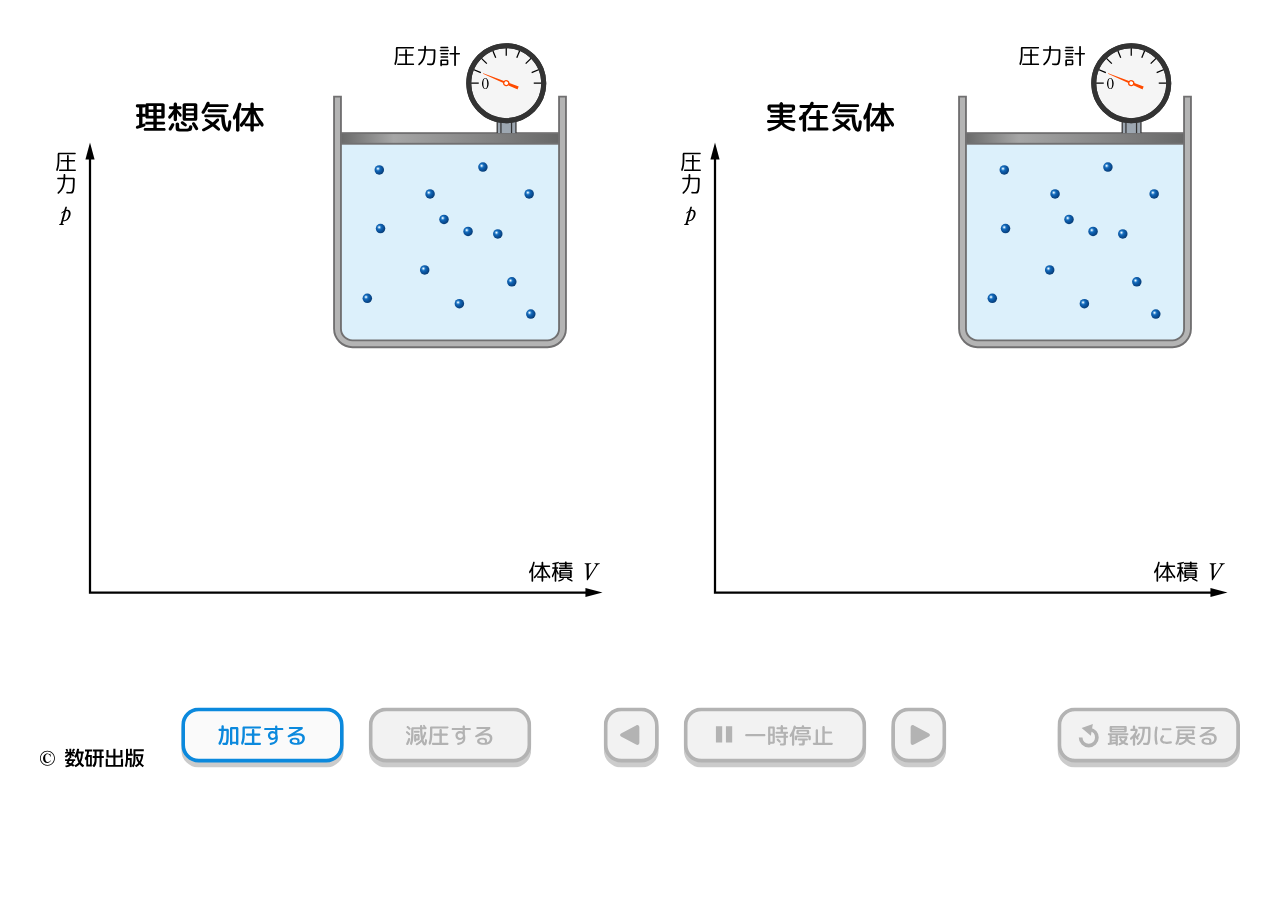
<file: suken_2026_4/CONTENT_01/index.html>
<!DOCTYPE html>
<html lang="ja">

<head>
  <title>等温変化</title>
  <meta charset="UTF-8" />
  <meta name="viewport"
    content="width=device-width, initial-scale=1.0, minimum-scale=1.0, maximum-scale=1.0, user-scalable=0, viewport-fit=cover" />
  <meta name="robots" content="noindex, nofollow" />
  <link rel="stylesheet" href="css/main.css?ts=20260921" />
  <link type="text/css" rel="stylesheet" href="css/jquery-ui.min.css?ts=20260921" />
  <link rel="stylesheet" href="css/index.css?ts=20260921" />
  <script src="js/jquery-3.2.1.min.js?ts=20260921" defer></script>
  <script src="js/jquery-ui.min.js?ts=20260921" defer></script>
  <script src="js/resize.min.js" defer></script>
  <script src="js/lodash.min.js?ts=20260921" defer></script>
  <script src="js/3D-1.0.2.min.js" defer></script>
  <script src="js/config.js?ts=20260921" defer></script>
  <script src="js/snap.svg-min.js?ts=20260921" defer></script>
  <script src="js/matter.js?ts=20260921" defer></script>
  <script src="js/C01.js?ts=20260921" defer></script>
</head>

<body touch-action="none" oncontextmenu="return false">
  <div id="overlay" style="width: 100%; height: 100%; z-index: -1; background-color: transparent; position: absolute">
  </div>
  <div id="divBody"
    style="position: relative; left: 0px; top: 0px; overflow: hidden; width: 1024px; height: 648px; margin: 0 auto;">
    <svg id="svg_root" width="1024" height="648" viewBox="0 0 1024 648"
      style="position: absolute; left: 0px; top: 0px; user-select: none;">

      <defs>
        <symbol id="_一時停止-invalid" data-name="一時停止-invalid" viewBox="0 0 146 48">
          <g id="_一時停止-valid" data-name="一時停止-valid">
            <rect x="0" y="4" width="146" height="44" rx="14" ry="14" style="fill: #cbcbcb;" />
            <g>
              <rect x="1.5" y="1.5" width="143" height="41" rx="12.5" ry="12.5" style="fill: #f2f2f2;" />
              <path
                d="M132,3c6.07,0,11,4.93,11,11v16c0,6.07-4.93,11-11,11H14c-6.07,0-11-4.93-11-11V14C3,7.93,7.93,3,14,3h118M132,0H14C6.3,0,0,6.3,0,14v16C0,37.7,6.3,44,14,44h118c7.7,0,14-6.3,14-14V14C146,6.3,139.7,0,132,0h0Z"
                style="fill: #b3b3b3;" />
            </g>
            <rect width="146" height="48" style="fill: none;" />
            <g>
              <rect x="25.75" y="15" width="5" height="13" style="fill: #b3b3b3;" />
              <rect x="33.75" y="15" width="5" height="13" style="fill: #b3b3b3;" />
              <g>
                <path
                  d="M50.09,23.04c-.26,0-.49-.09-.67-.27-.18-.18-.27-.4-.27-.67s.09-.49.27-.67c.18-.19.4-.28.67-.28h14.33c.26,0,.49.09.67.28.18.19.27.41.27.67s-.09.49-.27.67c-.18.18-.4.27-.67.27h-14.33Z"
                  style="fill: #b3b3b3;" />
                <path
                  d="M69.02,29.8c-.17.17-.39.26-.64.26s-.47-.09-.64-.26c-.17-.17-.26-.39-.26-.64v-13.01c0-.28.1-.52.3-.72.2-.2.44-.31.71-.31h3.31c.28,0,.52.1.72.31.2.2.31.44.31.72v11.81c0,.28-.1.52-.31.72-.2.2-.44.31-.72.31h-2.39c-.08,0-.13.05-.13.14v.04c0,.25-.09.46-.26.64ZM69.28,16.94v3.92c0,.11.05.16.14.16h1.49c.11,0,.16-.05.16-.16v-3.92c0-.11-.05-.16-.16-.16h-1.49c-.1,0-.14.05-.14.16ZM69.28,22.79v4.43c0,.1.05.14.14.14h1.49c.11,0,.16-.05.16-.14v-4.43c0-.1-.05-.14-.16-.14h-1.49c-.1,0-.14.05-.14.14ZM81.93,21.02c-.11,0-.16.05-.16.14v1.37c0,.1.05.14.16.14h.74c.23,0,.42.08.58.23.16.16.24.35.24.58s-.08.42-.24.58c-.16.16-.36.23-.58.23h-.74c-.11,0-.16.05-.16.16v3.29c0,.46,0,.81-.02,1.07-.01.26-.05.5-.13.73-.07.23-.16.39-.25.49-.1.1-.25.18-.47.26-.22.08-.45.12-.69.13-.25.01-.58.02-1,.02-.53,0-1.01-.01-1.44-.04-.24-.01-.44-.1-.6-.26s-.25-.36-.26-.6c-.01-.22.06-.4.23-.55.16-.15.35-.22.57-.21.37.02.77.04,1.19.04.47,0,.74-.05.83-.14s.13-.39.13-.89v-3.35c0-.11-.05-.16-.16-.16h-5.51c-.23,0-.42-.08-.58-.23-.16-.16-.23-.35-.23-.58s.08-.42.23-.58c.16-.16.35-.23.58-.23h5.51c.11,0,.16-.05.16-.14v-1.37c0-.1-.05-.14-.16-.14h-5.51c-.23,0-.42-.08-.58-.23-.16-.16-.23-.35-.23-.58s.08-.42.23-.58c.16-.16.35-.23.58-.23h3.13c.1,0,.14-.05.14-.16v-1.67c0-.1-.05-.14-.14-.14h-2.39c-.22,0-.4-.08-.55-.23s-.23-.34-.23-.56.08-.4.23-.56c.15-.16.33-.23.55-.23h2.39c.1,0,.14-.05.14-.16v-.67c0-.26.1-.49.29-.68.19-.19.42-.29.68-.29s.49.1.68.29c.19.19.29.42.29.68v.67c0,.11.05.16.16.16h2.52c.22,0,.4.08.55.23.15.16.23.34.23.56s-.08.4-.23.56c-.15.16-.33.23-.55.23h-2.52c-.11,0-.16.05-.16.14v1.67c0,.11.05.16.16.16h3.11c.23,0,.42.08.58.23s.24.35.24.58-.08.42-.24.58c-.16.16-.36.23-.58.23h-.74ZM77.34,26.66c.17.18.25.39.24.63,0,.24-.1.44-.28.61-.17.16-.37.23-.61.22-.24,0-.44-.09-.61-.26-.55-.6-1.05-1.1-1.49-1.51-.17-.17-.26-.37-.27-.59-.01-.23.07-.43.23-.59.18-.17.39-.26.64-.27.25-.01.46.07.64.23.44.41.95.92,1.51,1.53Z"
                  style="fill: #b3b3b3;" />
                <path
                  d="M100.91,15.52c.23,0,.42.08.58.24.16.16.23.36.23.58s-.08.42-.23.57c-.16.15-.35.23-.58.23h-11.07c-.14,0-.26-.02-.36-.07-.1-.05-.16-.03-.18.05-.18.68-.46,1.49-.85,2.43-.04.1-.05.2-.05.31v9.83c0,.25-.09.47-.27.65-.18.18-.4.27-.65.27s-.47-.09-.65-.27c-.18-.18-.27-.4-.27-.65v-7.09s-.01-.04-.04-.04c-.02,0-.04,0-.05,0-.18.32-.35.59-.5.81-.13.19-.32.28-.56.26-.24-.02-.41-.13-.52-.33-.31-.59-.27-1.15.13-1.69,1.32-1.87,2.26-3.99,2.83-6.35.06-.25.19-.45.4-.6s.45-.21.71-.17c.23.04.41.14.56.31s.21.37.2.59c0,.1.04.14.13.14h4.34c.11,0,.16-.05.16-.14v-.25c0-.26.1-.5.29-.69.19-.2.43-.3.7-.3s.51.1.7.3c.19.2.29.43.29.69v.25c0,.1.05.14.16.14h4.43ZM88.85,23.35c0-.28.1-.52.31-.72s.44-.31.72-.31h10.73c.28,0,.52.1.72.31s.31.44.31.72v1.89c0,.26-.09.49-.27.67-.18.19-.4.28-.67.28s-.49-.09-.68-.28c-.19-.19-.28-.41-.28-.67v-1.22c0-.11-.05-.16-.14-.16h-8.75c-.1,0-.14.05-.14.16v1.26c0,.25-.09.47-.28.65-.19.18-.41.27-.66.27s-.47-.09-.65-.27c-.18-.18-.27-.4-.27-.65v-1.93ZM92,21.6h-.86c-.28,0-.52-.1-.72-.31s-.31-.44-.31-.72v-1.69c0-.28.1-.51.31-.71.2-.2.44-.3.72-.3h8.21c.28,0,.52.1.72.3.2.2.31.43.31.71v1.69c0,.28-.1.52-.31.72-.2.2-.44.31-.72.31h-7.34ZM94.01,28.8c.43,0,.68-.04.76-.12.07-.08.11-.35.11-.82v-1.33c0-.11-.05-.16-.16-.16h-2.75c-.23,0-.42-.08-.58-.23-.16-.16-.24-.35-.24-.58s.08-.42.24-.58c.16-.16.36-.23.58-.23h6.52c.23,0,.42.08.58.23.16.16.23.35.23.58s-.08.42-.23.58-.35.23-.58.23h-1.46c-.11,0-.16.05-.16.16v1.28c0,1.19-.14,1.92-.41,2.2-.27.28-.98.41-2.11.41-.34,0-.83-.02-1.49-.05-.23-.01-.42-.1-.58-.25s-.25-.35-.26-.59c-.01-.22.06-.4.22-.55.16-.15.35-.22.57-.21.38.02.79.04,1.22.04ZM92,19.37v.77c0,.11.05.16.16.16h6.12c.11,0,.16-.05.16-.16v-.77c0-.1-.05-.14-.16-.14h-6.12c-.11,0-.16.05-.16.14Z"
                  style="fill: #b3b3b3;" />
                <path
                  d="M104.09,29.92c-.24,0-.44-.08-.6-.25s-.24-.37-.24-.59.08-.43.24-.59.36-.25.6-.25h1.3c.1,0,.14-.05.14-.16v-9.79c0-.26.09-.49.28-.67.19-.19.41-.28.67-.28s.49.09.67.28c.18.19.27.41.27.67v9.79c0,.11.05.16.16.16h3.13c.11,0,.16-.05.16-.16v-12.38c0-.28.09-.5.28-.68.19-.18.41-.27.68-.27s.51.09.69.28c.19.19.28.41.28.67v3.24c0,.11.05.16.16.16h4.84c.24,0,.44.08.59.23.16.16.23.35.23.59s-.08.44-.23.59c-.16.16-.35.23-.59.23h-4.84c-.11,0-.16.05-.16.16v7.16c0,.11.05.16.16.16h5.45c.24,0,.44.08.6.25s.24.37.24.59-.08.43-.24.59-.36.25-.6.25h-14.33Z"
                  style="fill: #b3b3b3;" />
              </g>
            </g>
            <rect width="146" height="48" style="fill: none;" />
            <rect width="146" height="48" style="fill: none;" />
          </g>
        </symbol>
        <symbol id="_一時停止-push" data-name="一時停止-push" viewBox="0 0 146 48">
          <g>
            <rect x="0" y="4" width="146" height="44" rx="14" ry="14" style="fill: #0b89dd;" />
            <rect width="146" height="48" style="fill: none;" />
            <g>
              <rect x="25.75" y="19" width="5" height="13" style="fill: #fff;" />
              <rect x="33.75" y="19" width="5" height="13" style="fill: #fff;" />
              <g>
                <path
                  d="M50.09,27.04c-.26,0-.49-.09-.67-.27-.18-.18-.27-.4-.27-.67s.09-.49.27-.67c.18-.19.4-.28.67-.28h14.33c.26,0,.49.09.67.28.18.19.27.41.27.67s-.09.49-.27.67c-.18.18-.4.27-.67.27h-14.33Z"
                  style="fill: #fff;" />
                <path
                  d="M69.02,33.8c-.17.17-.39.26-.64.26s-.47-.09-.64-.26c-.17-.17-.26-.39-.26-.64v-13.01c0-.28.1-.52.3-.72.2-.2.44-.31.71-.31h3.31c.28,0,.52.1.72.31.2.2.31.44.31.72v11.81c0,.28-.1.52-.31.72-.2.2-.44.31-.72.31h-2.39c-.08,0-.13.05-.13.14v.04c0,.25-.09.46-.26.64ZM69.28,20.94v3.92c0,.11.05.16.14.16h1.49c.11,0,.16-.05.16-.16v-3.92c0-.11-.05-.16-.16-.16h-1.49c-.1,0-.14.05-.14.16ZM69.28,26.79v4.43c0,.1.05.14.14.14h1.49c.11,0,.16-.05.16-.14v-4.43c0-.1-.05-.14-.16-.14h-1.49c-.1,0-.14.05-.14.14ZM81.93,25.02c-.11,0-.16.05-.16.14v1.37c0,.1.05.14.16.14h.74c.23,0,.42.08.58.23.16.16.24.35.24.58s-.08.42-.24.58c-.16.16-.36.23-.58.23h-.74c-.11,0-.16.05-.16.16v3.29c0,.46,0,.81-.02,1.07-.01.26-.05.5-.13.73-.07.23-.16.39-.25.49-.1.1-.25.18-.47.26-.22.08-.45.12-.69.13-.25.01-.58.02-1,.02-.53,0-1.01-.01-1.44-.04-.24-.01-.44-.1-.6-.26s-.25-.36-.26-.6c-.01-.22.06-.4.23-.55.16-.15.35-.22.57-.21.37.02.77.04,1.19.04.47,0,.74-.05.83-.14s.13-.39.13-.89v-3.35c0-.11-.05-.16-.16-.16h-5.51c-.23,0-.42-.08-.58-.23-.16-.16-.23-.35-.23-.58s.08-.42.23-.58c.16-.16.35-.23.58-.23h5.51c.11,0,.16-.05.16-.14v-1.37c0-.1-.05-.14-.16-.14h-5.51c-.23,0-.42-.08-.58-.23-.16-.16-.23-.35-.23-.58s.08-.42.23-.58c.16-.16.35-.23.58-.23h3.13c.1,0,.14-.05.14-.16v-1.67c0-.1-.05-.14-.14-.14h-2.39c-.22,0-.4-.08-.55-.23s-.23-.34-.23-.56.08-.4.23-.56c.15-.16.33-.23.55-.23h2.39c.1,0,.14-.05.14-.16v-.67c0-.26.1-.49.29-.68.19-.19.42-.29.68-.29s.49.1.68.29c.19.19.29.42.29.68v.67c0,.11.05.16.16.16h2.52c.22,0,.4.08.55.23.15.16.23.34.23.56s-.08.4-.23.56c-.15.16-.33.23-.55.23h-2.52c-.11,0-.16.05-.16.14v1.67c0,.11.05.16.16.16h3.11c.23,0,.42.08.58.23s.24.35.24.58-.08.42-.24.58c-.16.16-.36.23-.58.23h-.74ZM77.34,30.66c.17.18.25.39.24.63,0,.24-.1.44-.28.61-.17.16-.37.23-.61.22-.24,0-.44-.09-.61-.26-.55-.6-1.05-1.1-1.49-1.51-.17-.17-.26-.37-.27-.59-.01-.23.07-.43.23-.59.18-.17.39-.26.64-.27.25-.01.46.07.64.23.44.41.95.92,1.51,1.53Z"
                  style="fill: #fff;" />
                <path
                  d="M100.91,19.52c.23,0,.42.08.58.24.16.16.23.36.23.58s-.08.42-.23.57c-.16.15-.35.23-.58.23h-11.07c-.14,0-.26-.02-.36-.07-.1-.05-.16-.03-.18.05-.18.68-.46,1.49-.85,2.43-.04.1-.05.2-.05.31v9.83c0,.25-.09.47-.27.65-.18.18-.4.27-.65.27s-.47-.09-.65-.27c-.18-.18-.27-.4-.27-.65v-7.09s-.01-.04-.04-.04c-.02,0-.04,0-.05,0-.18.32-.35.59-.5.81-.13.19-.32.28-.56.26-.24-.02-.41-.13-.52-.33-.31-.59-.27-1.15.13-1.69,1.32-1.87,2.26-3.99,2.83-6.35.06-.25.19-.45.4-.6s.45-.21.71-.17c.23.04.41.14.56.31s.21.37.2.59c0,.1.04.14.13.14h4.34c.11,0,.16-.05.16-.14v-.25c0-.26.1-.5.29-.69.19-.2.43-.3.7-.3s.51.1.7.3c.19.2.29.43.29.69v.25c0,.1.05.14.16.14h4.43ZM88.85,27.35c0-.28.1-.52.31-.72s.44-.31.72-.31h10.73c.28,0,.52.1.72.31s.31.44.31.72v1.89c0,.26-.09.49-.27.67-.18.19-.4.28-.67.28s-.49-.09-.68-.28c-.19-.19-.28-.41-.28-.67v-1.22c0-.11-.05-.16-.14-.16h-8.75c-.1,0-.14.05-.14.16v1.26c0,.25-.09.47-.28.65-.19.18-.41.27-.66.27s-.47-.09-.65-.27c-.18-.18-.27-.4-.27-.65v-1.93ZM92,25.6h-.86c-.28,0-.52-.1-.72-.31s-.31-.44-.31-.72v-1.69c0-.28.1-.51.31-.71.2-.2.44-.3.72-.3h8.21c.28,0,.52.1.72.3.2.2.31.43.31.71v1.69c0,.28-.1.52-.31.72-.2.2-.44.31-.72.31h-7.34ZM94.01,32.8c.43,0,.68-.04.76-.12.07-.08.11-.35.11-.82v-1.33c0-.11-.05-.16-.16-.16h-2.75c-.23,0-.42-.08-.58-.23-.16-.16-.24-.35-.24-.58s.08-.42.24-.58c.16-.16.36-.23.58-.23h6.52c.23,0,.42.08.58.23.16.16.23.35.23.58s-.08.42-.23.58-.35.23-.58.23h-1.46c-.11,0-.16.05-.16.16v1.28c0,1.19-.14,1.92-.41,2.2-.27.28-.98.41-2.11.41-.34,0-.83-.02-1.49-.05-.23-.01-.42-.1-.58-.25s-.25-.35-.26-.59c-.01-.22.06-.4.22-.55.16-.15.35-.22.57-.21.38.02.79.04,1.22.04ZM92,23.37v.77c0,.11.05.16.16.16h6.12c.11,0,.16-.05.16-.16v-.77c0-.1-.05-.14-.16-.14h-6.12c-.11,0-.16.05-.16.14Z"
                  style="fill: #fff;" />
                <path
                  d="M104.09,33.92c-.24,0-.44-.08-.6-.25s-.24-.37-.24-.59.08-.43.24-.59.36-.25.6-.25h1.3c.1,0,.14-.05.14-.16v-9.79c0-.26.09-.49.28-.67.19-.19.41-.28.67-.28s.49.09.67.28c.18.19.27.41.27.67v9.79c0,.11.05.16.16.16h3.13c.11,0,.16-.05.16-.16v-12.38c0-.28.09-.5.28-.68.19-.18.41-.27.68-.27s.51.09.69.28c.19.19.28.41.28.67v3.24c0,.11.05.16.16.16h4.84c.24,0,.44.08.59.23.16.16.23.35.23.59s-.08.44-.23.59c-.16.16-.35.23-.59.23h-4.84c-.11,0-.16.05-.16.16v7.16c0,.11.05.16.16.16h5.45c.24,0,.44.08.6.25s.24.37.24.59-.08.43-.24.59-.36.25-.6.25h-14.33Z"
                  style="fill: #fff;" />
              </g>
            </g>
            <rect width="146" height="48" style="fill: none;" />
            <rect width="146" height="48" style="fill: none;" />
          </g>
        </symbol>
        <symbol id="_一時停止-valid-2" data-name="一時停止-valid" viewBox="0 0 146 48">
          <g>
            <rect x="0" y="4" width="146" height="44" rx="14" ry="14" style="fill: #cbcbcb;" />
            <g>
              <rect x="1.5" y="1.5" width="143" height="41" rx="12.5" ry="12.5" style="fill: #fafafa;" />
              <path
                d="M132,3c6.07,0,11,4.93,11,11v16c0,6.07-4.93,11-11,11H14c-6.07,0-11-4.93-11-11V14C3,7.93,7.93,3,14,3h118M132,0H14C6.3,0,0,6.3,0,14v16C0,37.7,6.3,44,14,44h118c7.7,0,14-6.3,14-14V14C146,6.3,139.7,0,132,0h0Z"
                style="fill: #0b89dd;" />
            </g>
            <rect width="146" height="48" style="fill: none;" />
            <g>
              <rect x="25.75" y="15" width="5" height="13" style="fill: #0b89dd;" />
              <rect x="33.75" y="15" width="5" height="13" style="fill: #0b89dd;" />
              <g>
                <path
                  d="M50.09,23.04c-.26,0-.49-.09-.67-.27-.18-.18-.27-.4-.27-.67s.09-.49.27-.67c.18-.19.4-.28.67-.28h14.33c.26,0,.49.09.67.28.18.19.27.41.27.67s-.09.49-.27.67c-.18.18-.4.27-.67.27h-14.33Z"
                  style="fill: #0b89dd;" />
                <path
                  d="M69.02,29.8c-.17.17-.39.26-.64.26s-.47-.09-.64-.26c-.17-.17-.26-.39-.26-.64v-13.01c0-.28.1-.52.3-.72.2-.2.44-.31.71-.31h3.31c.28,0,.52.1.72.31.2.2.31.44.31.72v11.81c0,.28-.1.52-.31.72-.2.2-.44.31-.72.31h-2.39c-.08,0-.13.05-.13.14v.04c0,.25-.09.46-.26.64ZM69.28,16.94v3.92c0,.11.05.16.14.16h1.49c.11,0,.16-.05.16-.16v-3.92c0-.11-.05-.16-.16-.16h-1.49c-.1,0-.14.05-.14.16ZM69.28,22.79v4.43c0,.1.05.14.14.14h1.49c.11,0,.16-.05.16-.14v-4.43c0-.1-.05-.14-.16-.14h-1.49c-.1,0-.14.05-.14.14ZM81.93,21.02c-.11,0-.16.05-.16.14v1.37c0,.1.05.14.16.14h.74c.23,0,.42.08.58.23.16.16.24.35.24.58s-.08.42-.24.58c-.16.16-.36.23-.58.23h-.74c-.11,0-.16.05-.16.16v3.29c0,.46,0,.81-.02,1.07-.01.26-.05.5-.13.73-.07.23-.16.39-.25.49-.1.1-.25.18-.47.26-.22.08-.45.12-.69.13-.25.01-.58.02-1,.02-.53,0-1.01-.01-1.44-.04-.24-.01-.44-.1-.6-.26s-.25-.36-.26-.6c-.01-.22.06-.4.23-.55.16-.15.35-.22.57-.21.37.02.77.04,1.19.04.47,0,.74-.05.83-.14s.13-.39.13-.89v-3.35c0-.11-.05-.16-.16-.16h-5.51c-.23,0-.42-.08-.58-.23-.16-.16-.23-.35-.23-.58s.08-.42.23-.58c.16-.16.35-.23.58-.23h5.51c.11,0,.16-.05.16-.14v-1.37c0-.1-.05-.14-.16-.14h-5.51c-.23,0-.42-.08-.58-.23-.16-.16-.23-.35-.23-.58s.08-.42.23-.58c.16-.16.35-.23.58-.23h3.13c.1,0,.14-.05.14-.16v-1.67c0-.1-.05-.14-.14-.14h-2.39c-.22,0-.4-.08-.55-.23s-.23-.34-.23-.56.08-.4.23-.56c.15-.16.33-.23.55-.23h2.39c.1,0,.14-.05.14-.16v-.67c0-.26.1-.49.29-.68.19-.19.42-.29.68-.29s.49.1.68.29c.19.19.29.42.29.68v.67c0,.11.05.16.16.16h2.52c.22,0,.4.08.55.23.15.16.23.34.23.56s-.08.4-.23.56c-.15.16-.33.23-.55.23h-2.52c-.11,0-.16.05-.16.14v1.67c0,.11.05.16.16.16h3.11c.23,0,.42.08.58.23s.24.35.24.58-.08.42-.24.58c-.16.16-.36.23-.58.23h-.74ZM77.34,26.66c.17.18.25.39.24.63,0,.24-.1.44-.28.61-.17.16-.37.23-.61.22-.24,0-.44-.09-.61-.26-.55-.6-1.05-1.1-1.49-1.51-.17-.17-.26-.37-.27-.59-.01-.23.07-.43.23-.59.18-.17.39-.26.64-.27.25-.01.46.07.64.23.44.41.95.92,1.51,1.53Z"
                  style="fill: #0b89dd;" />
                <path
                  d="M100.91,15.52c.23,0,.42.08.58.24.16.16.23.36.23.58s-.08.42-.23.57c-.16.15-.35.23-.58.23h-11.07c-.14,0-.26-.02-.36-.07-.1-.05-.16-.03-.18.05-.18.68-.46,1.49-.85,2.43-.04.1-.05.2-.05.31v9.83c0,.25-.09.47-.27.65-.18.18-.4.27-.65.27s-.47-.09-.65-.27c-.18-.18-.27-.4-.27-.65v-7.09s-.01-.04-.04-.04c-.02,0-.04,0-.05,0-.18.32-.35.59-.5.81-.13.19-.32.28-.56.26-.24-.02-.41-.13-.52-.33-.31-.59-.27-1.15.13-1.69,1.32-1.87,2.26-3.99,2.83-6.35.06-.25.19-.45.4-.6s.45-.21.71-.17c.23.04.41.14.56.31s.21.37.2.59c0,.1.04.14.13.14h4.34c.11,0,.16-.05.16-.14v-.25c0-.26.1-.5.29-.69.19-.2.43-.3.7-.3s.51.1.7.3c.19.2.29.43.29.69v.25c0,.1.05.14.16.14h4.43ZM88.85,23.35c0-.28.1-.52.31-.72s.44-.31.72-.31h10.73c.28,0,.52.1.72.31s.31.44.31.72v1.89c0,.26-.09.49-.27.67-.18.19-.4.28-.67.28s-.49-.09-.68-.28c-.19-.19-.28-.41-.28-.67v-1.22c0-.11-.05-.16-.14-.16h-8.75c-.1,0-.14.05-.14.16v1.26c0,.25-.09.47-.28.65-.19.18-.41.27-.66.27s-.47-.09-.65-.27c-.18-.18-.27-.4-.27-.65v-1.93ZM92,21.6h-.86c-.28,0-.52-.1-.72-.31s-.31-.44-.31-.72v-1.69c0-.28.1-.51.31-.71.2-.2.44-.3.72-.3h8.21c.28,0,.52.1.72.3.2.2.31.43.31.71v1.69c0,.28-.1.52-.31.72-.2.2-.44.31-.72.31h-7.34ZM94.01,28.8c.43,0,.68-.04.76-.12.07-.08.11-.35.11-.82v-1.33c0-.11-.05-.16-.16-.16h-2.75c-.23,0-.42-.08-.58-.23-.16-.16-.24-.35-.24-.58s.08-.42.24-.58c.16-.16.36-.23.58-.23h6.52c.23,0,.42.08.58.23.16.16.23.35.23.58s-.08.42-.23.58-.35.23-.58.23h-1.46c-.11,0-.16.05-.16.16v1.28c0,1.19-.14,1.92-.41,2.2-.27.28-.98.41-2.11.41-.34,0-.83-.02-1.49-.05-.23-.01-.42-.1-.58-.25s-.25-.35-.26-.59c-.01-.22.06-.4.22-.55.16-.15.35-.22.57-.21.38.02.79.04,1.22.04ZM92,19.37v.77c0,.11.05.16.16.16h6.12c.11,0,.16-.05.16-.16v-.77c0-.1-.05-.14-.16-.14h-6.12c-.11,0-.16.05-.16.14Z"
                  style="fill: #0b89dd;" />
                <path
                  d="M104.09,29.92c-.24,0-.44-.08-.6-.25s-.24-.37-.24-.59.08-.43.24-.59.36-.25.6-.25h1.3c.1,0,.14-.05.14-.16v-9.79c0-.26.09-.49.28-.67.19-.19.41-.28.67-.28s.49.09.67.28c.18.19.27.41.27.67v9.79c0,.11.05.16.16.16h3.13c.11,0,.16-.05.16-.16v-12.38c0-.28.09-.5.28-.68.19-.18.41-.27.68-.27s.51.09.69.28c.19.19.28.41.28.67v3.24c0,.11.05.16.16.16h4.84c.24,0,.44.08.59.23.16.16.23.35.23.59s-.08.44-.23.59c-.16.16-.35.23-.59.23h-4.84c-.11,0-.16.05-.16.16v7.16c0,.11.05.16.16.16h5.45c.24,0,.44.08.6.25s.24.37.24.59-.08.43-.24.59-.36.25-.6.25h-14.33Z"
                  style="fill: #0b89dd;" />
              </g>
            </g>
            <rect width="146" height="48" style="fill: none;" />
            <rect width="146" height="48" style="fill: none;" />
          </g>
        </symbol>
        <symbol id="_再開-push" data-name="再開-push" viewBox="0 0 146 48">
          <g>
            <g id="_最初に戻る-invalid" data-name="最初に戻る-invalid">
              <rect width="146" height="48" style="fill: none;" />
            </g>
            <g id="_一時停止-off" data-name="一時停止-off">
              <rect y="4" width="146" height="44" rx="14" ry="14" style="fill: #0b89dd;" />
            </g>
            <g>
              <polygon points="41.7 33.99 41.7 18.99 54.7 26.49 41.7 33.99" style="fill: #fff;" />
              <g>
                <path
                  d="M65.13,29.96c-.22,0-.4-.07-.56-.23-.16-.15-.23-.33-.23-.55s.08-.4.23-.56.34-.23.56-.23h.81c.11,0,.16-.05.16-.16v-5.38c0-.28.1-.52.3-.72.2-.2.43-.31.71-.31h4.41c.11,0,.16-.05.16-.16v-1.03c0-.11-.05-.16-.16-.16h-5.78c-.2,0-.38-.08-.54-.23-.16-.16-.23-.34-.23-.54s.08-.38.23-.53.34-.23.54-.23h14.13c.2,0,.38.08.53.23.15.15.23.33.23.53s-.08.38-.23.54c-.15.16-.33.23-.53.23h-6.19c-.11,0-.16.05-.16.16v1.03c0,.11.05.16.16.16h4.81c.28,0,.52.1.72.31.2.2.31.44.31.72v5.38c0,.11.05.16.14.16h.81c.22,0,.4.08.56.23.16.16.23.34.23.56s-.08.4-.23.55c-.16.15-.34.23-.56.23h-.81c-.1,0-.14.05-.14.16v1.96c0,1.13-.13,1.81-.39,2.06-.26.25-.97.37-2.13.37-.34,0-.88-.02-1.64-.05-.23-.01-.42-.1-.58-.26-.16-.16-.25-.36-.26-.58-.01-.22.06-.4.22-.56.16-.16.34-.23.56-.22.68.04,1.15.05,1.39.05.46,0,.73-.04.82-.13s.14-.32.14-.72v-1.93c0-.11-.05-.16-.16-.16h-9.32c-.11,0-.16.05-.16.16v3.55c0,.26-.09.49-.27.67s-.4.27-.67.27-.49-.09-.67-.27-.27-.4-.27-.67v-3.55c0-.11-.05-.16-.16-.16h-.81ZM67.98,23.46v1.4c0,.11.05.16.16.16h3.38c.11,0,.16-.05.16-.16v-1.4c0-.11-.05-.16-.16-.16h-3.38c-.11,0-.16.05-.16.16ZM67.98,26.57v1.66c0,.11.05.16.16.16h3.38c.11,0,.16-.05.16-.16v-1.66c0-.11-.05-.16-.16-.16h-3.38c-.11,0-.16.05-.16.16ZM73.52,23.46v1.4c0,.11.05.16.16.16h3.78c.11,0,.16-.05.16-.16v-1.4c0-.11-.05-.16-.16-.16h-3.78c-.11,0-.16.05-.16.16ZM73.52,26.57v1.66c0,.11.05.16.16.16h3.78c.11,0,.16-.05.16-.16v-1.66c0-.11-.05-.16-.16-.16h-3.78c-.11,0-.16.05-.16.16Z"
                  style="fill: #fff;" />
                <path
                  d="M89.13,34.19c-.18.18-.4.27-.67.27s-.49-.09-.67-.27c-.18-.18-.27-.4-.27-.67v-13.73c0-.28.1-.52.3-.72.2-.2.44-.31.71-.31h5.17c.28,0,.52.1.72.31.2.2.31.44.31.72v4.7c0,.28-.1.52-.31.72-.2.2-.44.31-.72.31h-4.14c-.11,0-.16.05-.16.16v7.85c0,.26-.09.49-.27.67ZM89.4,20.45v.99c0,.11.05.16.16.16h3.15c.11,0,.16-.05.16-.16v-.99c0-.11-.05-.16-.16-.16h-3.15c-.11,0-.16.05-.16.16ZM89.4,23.01v1.01c0,.1.05.14.16.14h3.15c.11,0,.16-.05.16-.14v-1.01c0-.1-.05-.14-.16-.14h-3.15c-.11,0-.16.05-.16.14ZM91.11,32.53c.64-.55,1.07-1.14,1.3-1.76.02-.08-.01-.13-.11-.13h-1.12c-.19,0-.35-.07-.48-.2-.13-.13-.19-.29-.19-.49s.06-.35.19-.48.29-.19.48-.19h1.33c.11,0,.16-.05.16-.16v-1.03c0-.11-.05-.16-.16-.16h-.97c-.2,0-.38-.07-.51-.22-.14-.14-.21-.31-.21-.5s.07-.36.21-.5c.14-.14.31-.22.51-.22h7.38c.2,0,.37.07.51.22s.21.31.21.5-.07.36-.21.5-.31.22-.51.22h-.83c-.11,0-.16.05-.16.16v1.03c0,.11.05.16.16.16h1.15c.19,0,.35.06.48.19s.19.29.19.48-.06.35-.19.49c-.13.13-.29.2-.48.2h-1.15c-.11,0-.16.05-.16.16v2.27c0,.25-.09.46-.26.64-.17.17-.39.26-.64.26s-.47-.09-.64-.26c-.17-.17-.26-.39-.26-.64v-2.27c0-.11-.05-.16-.14-.16h-1.58c-.1,0-.16.05-.18.16-.26,1.07-.82,1.99-1.66,2.75-.19.18-.43.28-.7.29-.28.01-.53-.07-.76-.23-.18-.13-.27-.31-.26-.53,0-.22.09-.41.26-.55ZM94.42,28.88v.27c0,.1.05.14.14.14h1.42c.1,0,.14-.05.14-.16v-1.03c0-.11-.05-.16-.14-.16h-1.4c-.11,0-.16.05-.16.16v.77ZM102.07,18.76c.28,0,.52.1.72.31.2.2.31.44.31.72v11.97c0,1.19-.14,1.92-.41,2.21-.28.28-1,.42-2.16.42-.19,0-.52-.02-.99-.05-.23-.01-.42-.1-.58-.25-.16-.16-.25-.35-.26-.59-.01-.22.06-.4.21-.55s.33-.22.55-.21c.5.02.76.04.77.04.47,0,.75-.05.85-.14s.14-.36.14-.82v-6.14c0-.11-.05-.16-.16-.16h-4.32c-.28,0-.51-.1-.71-.31-.2-.2-.3-.44-.3-.72v-4.7c0-.28.1-.52.3-.72.2-.2.44-.31.71-.31h5.35ZM101.2,21.44v-.99c0-.11-.05-.16-.16-.16h-3.33c-.11,0-.16.05-.16.16v.99c0,.11.05.16.16.16h3.33c.11,0,.16-.05.16-.16ZM101.2,24.02v-1.01c0-.1-.05-.14-.16-.14h-3.33c-.11,0-.16.05-.16.14v1.01c0,.1.05.14.16.14h3.33c.11,0,.16-.05.16-.14Z"
                  style="fill: #fff;" />
              </g>
            </g>
          </g>
        </symbol>
        <symbol id="_再開-valid" data-name="再開-valid" viewBox="0 0 146 48">
          <g>
            <g id="_最初に戻る-invalid-2" data-name="最初に戻る-invalid">
              <rect x="0" y="4" width="146" height="44" rx="14" ry="14" style="fill: #ccc;" />
            </g>
            <g id="_一時停止-off-2" data-name="一時停止-off">
              <g>
                <rect x="1.5" y="1.5" width="143" height="41" rx="12.5" ry="12.5" style="fill: #fafafa;" />
                <path
                  d="M132,3c6.07,0,11,4.93,11,11v16c0,6.07-4.93,11-11,11H14c-6.07,0-11-4.93-11-11V14C3,7.93,7.93,3,14,3h118M132,0H14C6.3,0,0,6.3,0,14v16c0,7.7,6.3,14,14,14h118c7.7,0,14-6.3,14-14V14c0-7.7-6.3-14-14-14h0Z"
                  style="fill: #0b89dd;" />
              </g>
            </g>
            <g>
              <polygon points="41.7 29.99 41.7 14.99 54.7 22.49 41.7 29.99" style="fill: #0b89dd;" />
              <g>
                <path
                  d="M65.13,25.96c-.22,0-.4-.07-.56-.23-.16-.15-.23-.33-.23-.55s.08-.4.23-.56.34-.23.56-.23h.81c.11,0,.16-.05.16-.16v-5.38c0-.28.1-.52.3-.72.2-.2.43-.31.71-.31h4.41c.11,0,.16-.05.16-.16v-1.03c0-.11-.05-.16-.16-.16h-5.78c-.2,0-.38-.08-.54-.23-.16-.16-.23-.34-.23-.54s.08-.38.23-.53.34-.23.54-.23h14.13c.2,0,.38.08.53.23.15.15.23.33.23.53s-.08.38-.23.54c-.15.16-.33.23-.53.23h-6.19c-.11,0-.16.05-.16.16v1.03c0,.11.05.16.16.16h4.81c.28,0,.52.1.72.31.2.2.31.44.31.72v5.38c0,.11.05.16.14.16h.81c.22,0,.4.08.56.23.16.16.23.34.23.56s-.08.4-.23.55c-.16.15-.34.23-.56.23h-.81c-.1,0-.14.05-.14.16v1.96c0,1.13-.13,1.81-.39,2.06-.26.25-.97.37-2.13.37-.34,0-.88-.02-1.64-.05-.23-.01-.42-.1-.58-.26-.16-.16-.25-.36-.26-.58-.01-.22.06-.4.22-.56.16-.16.34-.23.56-.22.68.04,1.15.05,1.39.05.46,0,.73-.04.82-.13s.14-.32.14-.72v-1.93c0-.11-.05-.16-.16-.16h-9.32c-.11,0-.16.05-.16.16v3.55c0,.26-.09.49-.27.67s-.4.27-.67.27-.49-.09-.67-.27-.27-.4-.27-.67v-3.55c0-.11-.05-.16-.16-.16h-.81ZM67.98,19.46v1.4c0,.11.05.16.16.16h3.38c.11,0,.16-.05.16-.16v-1.4c0-.11-.05-.16-.16-.16h-3.38c-.11,0-.16.05-.16.16ZM67.98,22.57v1.66c0,.11.05.16.16.16h3.38c.11,0,.16-.05.16-.16v-1.66c0-.11-.05-.16-.16-.16h-3.38c-.11,0-.16.05-.16.16ZM73.52,19.46v1.4c0,.11.05.16.16.16h3.78c.11,0,.16-.05.16-.16v-1.4c0-.11-.05-.16-.16-.16h-3.78c-.11,0-.16.05-.16.16ZM73.52,22.57v1.66c0,.11.05.16.16.16h3.78c.11,0,.16-.05.16-.16v-1.66c0-.11-.05-.16-.16-.16h-3.78c-.11,0-.16.05-.16.16Z"
                  style="fill: #0b89dd;" />
                <path
                  d="M89.13,30.19c-.18.18-.4.27-.67.27s-.49-.09-.67-.27c-.18-.18-.27-.4-.27-.67v-13.73c0-.28.1-.52.3-.72.2-.2.44-.31.71-.31h5.17c.28,0,.52.1.72.31.2.2.31.44.31.72v4.7c0,.28-.1.52-.31.72-.2.2-.44.31-.72.31h-4.14c-.11,0-.16.05-.16.16v7.85c0,.26-.09.49-.27.67ZM89.4,16.45v.99c0,.11.05.16.16.16h3.15c.11,0,.16-.05.16-.16v-.99c0-.11-.05-.16-.16-.16h-3.15c-.11,0-.16.05-.16.16ZM89.4,19.01v1.01c0,.1.05.14.16.14h3.15c.11,0,.16-.05.16-.14v-1.01c0-.1-.05-.14-.16-.14h-3.15c-.11,0-.16.05-.16.14ZM91.11,28.53c.64-.55,1.07-1.14,1.3-1.76.02-.08-.01-.13-.11-.13h-1.12c-.19,0-.35-.07-.48-.2-.13-.13-.19-.29-.19-.49s.06-.35.19-.48.29-.19.48-.19h1.33c.11,0,.16-.05.16-.16v-1.03c0-.11-.05-.16-.16-.16h-.97c-.2,0-.38-.07-.51-.22-.14-.14-.21-.31-.21-.5s.07-.36.21-.5c.14-.14.31-.22.51-.22h7.38c.2,0,.37.07.51.22s.21.31.21.5-.07.36-.21.5-.31.22-.51.22h-.83c-.11,0-.16.05-.16.16v1.03c0,.11.05.16.16.16h1.15c.19,0,.35.06.48.19s.19.29.19.48-.06.35-.19.49c-.13.13-.29.2-.48.2h-1.15c-.11,0-.16.05-.16.16v2.27c0,.25-.09.46-.26.64-.17.17-.39.26-.64.26s-.47-.09-.64-.26c-.17-.17-.26-.39-.26-.64v-2.27c0-.11-.05-.16-.14-.16h-1.58c-.1,0-.16.05-.18.16-.26,1.07-.82,1.99-1.66,2.75-.19.18-.43.28-.7.29-.28.01-.53-.07-.76-.23-.18-.13-.27-.31-.26-.53,0-.22.09-.41.26-.55ZM94.42,24.88v.27c0,.1.05.14.14.14h1.42c.1,0,.14-.05.14-.16v-1.03c0-.11-.05-.16-.14-.16h-1.4c-.11,0-.16.05-.16.16v.77ZM102.07,14.76c.28,0,.52.1.72.31.2.2.31.44.31.72v11.97c0,1.19-.14,1.92-.41,2.21-.28.28-1,.42-2.16.42-.19,0-.52-.02-.99-.05-.23-.01-.42-.1-.58-.25-.16-.16-.25-.35-.26-.59-.01-.22.06-.4.21-.55s.33-.22.55-.21c.5.02.76.04.77.04.47,0,.75-.05.85-.14s.14-.36.14-.82v-6.14c0-.11-.05-.16-.16-.16h-4.32c-.28,0-.51-.1-.71-.31-.2-.2-.3-.44-.3-.72v-4.7c0-.28.1-.52.3-.72.2-.2.44-.31.71-.31h5.35ZM101.2,17.44v-.99c0-.11-.05-.16-.16-.16h-3.33c-.11,0-.16.05-.16.16v.99c0,.11.05.16.16.16h3.33c.11,0,.16-.05.16-.16ZM101.2,20.02v-1.01c0-.1-.05-.14-.16-.14h-3.33c-.11,0-.16.05-.16.14v1.01c0,.1.05.14.16.14h3.33c.11,0,.16-.05.16-.14Z"
                  style="fill: #0b89dd;" />
              </g>
            </g>
          </g>
        </symbol>
        <symbol id="_加圧する-invalid" data-name="加圧する-invalid" viewBox="0 0 130 48">
          <g id="_最初に戻る-invalid-3" data-name="最初に戻る-invalid">
            <rect y="4" width="130" height="44" rx="14" ry="14" style="fill: #cbcbcb;" />
            <g>
              <rect x="1.5" y="1.5" width="127" height="41" rx="12.5" ry="12.5" style="fill: #f2f2f2;" />
              <path
                d="M116,3c6.07,0,11,4.93,11,11v16c0,6.07-4.93,11-11,11H14c-6.07,0-11-4.93-11-11V14C3,7.93,7.93,3,14,3h102M116,0H14C6.3,0,0,6.3,0,14v16C0,37.7,6.3,44,14,44h102c7.7,0,14-6.3,14-14V14c0-7.7-6.3-14-14-14h0Z"
                style="fill: #b3b3b3;" />
            </g>
            <rect y="0" width="130" height="48" style="fill: none;" />
            <g>
              <path
                d="M30.1,29.61c-.2-.2-.32-.45-.34-.75s.04-.57.2-.82c.64-1.01,1.12-2.19,1.45-3.56.33-1.36.55-3.24.66-5.62,0-.1-.05-.14-.14-.14h-1.3c-.24,0-.44-.08-.61-.25s-.25-.37-.25-.59.08-.43.25-.6.37-.26.61-.26h1.35c.11,0,.16-.05.16-.16.01-.36.02-.94.02-1.75,0-.26.09-.48.28-.66.19-.17.41-.26.67-.26s.49.09.67.28c.18.19.27.41.27.67,0,.78,0,1.35-.02,1.71,0,.11.05.16.14.16h2.86c.28,0,.52.1.72.31s.31.44.31.72v.5c0,2.68-.04,4.77-.11,6.27-.07,1.51-.21,2.65-.42,3.44-.21.79-.45,1.28-.71,1.48-.26.2-.65.3-1.15.3-.47,0-1.1-.04-1.89-.11-.26-.01-.48-.11-.66-.3-.17-.19-.27-.41-.28-.67-.01-.23.07-.43.23-.59s.37-.24.61-.22c.62.06,1.09.09,1.4.09.16,0,.29-.05.39-.15.1-.1.2-.32.3-.66.1-.33.17-.81.23-1.43.05-.62.1-1.45.13-2.49.03-1.04.04-2.32.04-3.83v-.77c0-.11-.05-.16-.16-.16h-1.89c-.11,0-.16.05-.16.16-.12,2.68-.38,4.82-.77,6.43-.39,1.61-.98,3.01-1.77,4.21-.14.22-.35.33-.62.35-.27.02-.5-.07-.69-.26ZM39.91,30.1c-.25,0-.47-.09-.65-.27-.18-.18-.27-.4-.27-.65v-12.49c0-.28.1-.52.31-.72s.44-.31.72-.31h4.66c.28,0,.52.1.72.31s.31.44.31.72v12.47c0,.26-.09.49-.28.67-.19.18-.41.27-.67.27s-.49-.09-.67-.27c-.18-.18-.27-.4-.27-.67,0-.1-.05-.14-.14-.14h-2.7c-.08,0-.13.05-.13.14,0,.26-.09.49-.27.67-.18.18-.4.27-.67.27ZM40.84,17.48v9.77c0,.11.05.16.14.16h2.66c.11,0,.16-.05.16-.16v-9.77c0-.11-.05-.16-.16-.16h-2.66c-.1,0-.14.05-.14.16Z"
                style="fill: #b2b2b2;" />
              <path
                d="M49.48,29.36c-.11.23-.29.36-.53.39-.25.03-.45-.04-.62-.22-.44-.48-.55-1.04-.31-1.69.35-.94.59-1.97.74-3.11.14-1.14.22-2.66.22-4.55v-4.07c0-.28.1-.51.31-.71.2-.2.44-.3.72-.3h13.01c.23,0,.42.08.58.23.16.15.23.34.23.57s-.08.42-.23.58c-.16.16-.35.24-.58.24h-11.99c-.11,0-.16.05-.16.14v4.57c0,3.26-.46,5.91-1.39,7.94ZM56.38,28.26c.11,0,.16-.05.16-.14v-5.45c0-.11-.05-.16-.16-.16h-3.83c-.23,0-.42-.08-.58-.23s-.24-.35-.24-.58.08-.42.24-.58c.16-.16.36-.23.58-.23h3.83c.11,0,.16-.05.16-.16v-2.56c0-.28.1-.51.29-.69.19-.19.42-.28.68-.28s.49.09.68.28c.19.19.29.42.29.69v2.56c0,.11.05.16.14.16h3.82c.23,0,.42.08.57.23.15.16.22.35.22.58s-.07.42-.22.58c-.15.16-.34.23-.57.23h-3.82c-.1,0-.14.05-.14.16v5.45c0,.1.05.14.14.14h4.41c.24,0,.44.08.6.24.16.16.24.36.24.58s-.08.42-.24.58-.36.24-.6.24h-11.74c-.24,0-.44-.08-.6-.24-.16-.16-.24-.36-.24-.58s.08-.42.24-.58c.16-.16.36-.24.6-.24h5.08Z"
                style="fill: #b2b2b2;" />
              <path
                d="M67.02,18c-.2,0-.38-.07-.53-.22-.15-.15-.23-.33-.23-.53s.08-.38.23-.54c.15-.16.33-.23.53-.23h7.9c.11,0,.16-.05.16-.16v-1.1c0-.24.09-.45.27-.63.18-.18.39-.27.63-.27s.46.09.64.26c.17.17.26.39.26.64v1.12c0,.1.05.14.16.14h3.94c.2,0,.38.08.53.23.15.16.23.34.23.54s-.08.38-.23.53c-.15.15-.33.22-.53.22h-3.94c-.11,0-.16.05-.16.16v3.44c0,.1.02.19.05.29.23.66.34,1.4.34,2.23,0,1.69-.44,3-1.3,3.92-.87.92-2.29,1.55-4.26,1.89-.24.04-.46-.02-.65-.16s-.31-.33-.34-.56c-.04-.23.01-.44.15-.63.14-.19.33-.31.57-.34,1.39-.24,2.4-.61,3.02-1.1s.98-1.18,1.09-2.07v-.02l.02-.04s0-.04-.02-.04l-.04.02c-.59.61-1.45.92-2.59.92-1.04,0-1.91-.33-2.58-1-.68-.67-1.02-1.5-1.02-2.51s.34-1.84,1.02-2.51c.68-.67,1.54-1,2.58-1,.78,0,1.48.18,2.09.54h.05s.02,0,.02-.02v-1.26c0-.11-.05-.16-.16-.16h-7.9ZM74.72,23.76c.38-.36.58-.81.58-1.35s-.19-.99-.58-1.35c-.38-.36-.88-.54-1.48-.54s-1.11.18-1.5.54c-.39.36-.59.81-.59,1.35s.2.99.59,1.35c.39.36.89.54,1.5.54s1.09-.18,1.48-.54Z"
                style="fill: #b2b2b2;" />
              <path
                d="M86.2,23.76c-.19.1-.39.11-.58.05-.2-.06-.35-.18-.44-.36-.1-.19-.12-.39-.06-.59.05-.2.17-.36.35-.47l8.42-5.22.02-.02-.02-.02h-7c-.22,0-.4-.08-.56-.23-.16-.15-.23-.33-.23-.55s.08-.4.23-.56c.16-.16.34-.23.56-.23h9.58c.23,0,.42.08.58.23.16.16.24.35.25.58.02.52-.2.91-.67,1.19l-5.74,3.31v.02h.04c.92-.19,1.81-.29,2.65-.29,1.82,0,3.17.34,4.02,1.01.86.67,1.29,1.67,1.29,3.01,0,1.68-.61,2.98-1.82,3.89-1.21.91-2.95,1.37-5.2,1.37-1.74,0-3.04-.26-3.92-.79-.87-.53-1.3-1.28-1.3-2.27,0-.76.36-1.39,1.08-1.92.72-.52,1.74-.78,3.06-.78s2.37.23,2.97.69c.6.46.9,1.13.9,2.01,0,.31-.05.65-.16,1.01-.01.04,0,.07.02.09.02.02.05.03.09.02,1.51-.5,2.27-1.54,2.27-3.1,0-.95-.3-1.64-.9-2.08-.6-.44-1.61-.66-3.02-.66-2.21,0-4.45.55-6.73,1.66ZM92.68,28.13c.2-.42.31-.8.31-1.13,0-.9-.77-1.35-2.3-1.35-.68,0-1.21.12-1.59.35-.38.23-.57.51-.57.82,0,.44.27.8.81,1.07.54.27,1.38.41,2.52.41h.61c.1,0,.17-.05.22-.16Z"
                style="fill: #b2b2b2;" />
            </g>
            <rect y="0" width="130" height="48" style="fill: none;" />
            <rect y="0" width="130" height="48" style="fill: none;" />
          </g>
        </symbol>
        <symbol id="_加圧する-push" data-name="加圧する-push" viewBox="0 0 130 48">
          <g id="_最初に戻る-push" data-name="最初に戻る-push">
            <g id="_最初に戻る-valid" data-name="最初に戻る-valid">
              <rect y="4" width="130" height="44" rx="14" ry="14" style="fill: #0b89dd;" />
              <rect width="130" height="48" style="fill: none;" />
              <g>
                <path
                  d="M30.1,33.61c-.2-.2-.32-.45-.34-.75s.04-.57.2-.82c.64-1.01,1.12-2.19,1.45-3.56.33-1.36.55-3.24.66-5.62,0-.1-.05-.14-.14-.14h-1.3c-.24,0-.44-.08-.61-.25s-.25-.37-.25-.59.08-.43.25-.6.37-.26.61-.26h1.35c.11,0,.16-.05.16-.16.01-.36.02-.94.02-1.75,0-.26.09-.48.28-.66.19-.17.41-.26.67-.26s.49.09.67.28c.18.19.27.41.27.67,0,.78,0,1.35-.02,1.71,0,.11.05.16.14.16h2.86c.28,0,.52.1.72.31s.31.44.31.72v.5c0,2.68-.04,4.77-.11,6.27-.07,1.51-.21,2.65-.42,3.44-.21.79-.45,1.28-.71,1.48-.26.2-.65.3-1.15.3-.47,0-1.1-.04-1.89-.11-.26-.01-.48-.11-.66-.3-.17-.19-.27-.41-.28-.67-.01-.23.07-.43.23-.59s.37-.24.61-.22c.62.06,1.09.09,1.4.09.16,0,.29-.05.39-.15.1-.1.2-.32.3-.66.1-.33.17-.81.23-1.43.05-.62.1-1.45.13-2.49.03-1.04.04-2.32.04-3.83v-.77c0-.11-.05-.16-.16-.16h-1.89c-.11,0-.16.05-.16.16-.12,2.68-.38,4.82-.77,6.43-.39,1.61-.98,3.01-1.77,4.21-.14.22-.35.33-.62.35-.27.02-.5-.07-.69-.26ZM39.91,34.1c-.25,0-.47-.09-.65-.27-.18-.18-.27-.4-.27-.65v-12.49c0-.28.1-.52.31-.72s.44-.31.72-.31h4.66c.28,0,.52.1.72.31s.31.44.31.72v12.47c0,.26-.09.49-.28.67-.19.18-.41.27-.67.27s-.49-.09-.67-.27c-.18-.18-.27-.4-.27-.67,0-.1-.05-.14-.14-.14h-2.7c-.08,0-.13.05-.13.14,0,.26-.09.49-.27.67-.18.18-.4.27-.67.27ZM40.84,21.48v9.77c0,.11.05.16.14.16h2.66c.11,0,.16-.05.16-.16v-9.77c0-.11-.05-.16-.16-.16h-2.66c-.1,0-.14.05-.14.16Z"
                  style="fill: #fff;" />
                <path
                  d="M49.48,33.36c-.11.23-.29.36-.53.39-.25.03-.45-.04-.62-.22-.44-.48-.55-1.04-.31-1.69.35-.94.59-1.97.74-3.11.14-1.14.22-2.66.22-4.55v-4.07c0-.28.1-.51.31-.71.2-.2.44-.3.72-.3h13.01c.23,0,.42.08.58.23.16.15.23.34.23.57s-.08.42-.23.58c-.16.16-.35.24-.58.24h-11.99c-.11,0-.16.05-.16.14v4.57c0,3.26-.46,5.91-1.39,7.94ZM56.38,32.26c.11,0,.16-.05.16-.14v-5.45c0-.11-.05-.16-.16-.16h-3.83c-.23,0-.42-.08-.58-.23s-.24-.35-.24-.58.08-.42.24-.58c.16-.16.36-.23.58-.23h3.83c.11,0,.16-.05.16-.16v-2.56c0-.28.1-.51.29-.69.19-.19.42-.28.68-.28s.49.09.68.28c.19.19.29.42.29.69v2.56c0,.11.05.16.14.16h3.82c.23,0,.42.08.57.23.15.16.22.35.22.58s-.07.42-.22.58c-.15.16-.34.23-.57.23h-3.82c-.1,0-.14.05-.14.16v5.45c0,.1.05.14.14.14h4.41c.24,0,.44.08.6.24.16.16.24.36.24.58s-.08.42-.24.58-.36.24-.6.24h-11.74c-.24,0-.44-.08-.6-.24-.16-.16-.24-.36-.24-.58s.08-.42.24-.58c.16-.16.36-.24.6-.24h5.08Z"
                  style="fill: #fff;" />
                <path
                  d="M67.02,22c-.2,0-.38-.07-.53-.22-.15-.15-.23-.33-.23-.53s.08-.38.23-.54c.15-.16.33-.23.53-.23h7.9c.11,0,.16-.05.16-.16v-1.1c0-.24.09-.45.27-.63.18-.18.39-.27.63-.27s.46.09.64.26c.17.17.26.39.26.64v1.12c0,.1.05.14.16.14h3.94c.2,0,.38.08.53.23.15.16.23.34.23.54s-.08.38-.23.53c-.15.15-.33.22-.53.22h-3.94c-.11,0-.16.05-.16.16v3.44c0,.1.02.19.05.29.23.66.34,1.4.34,2.23,0,1.69-.44,3-1.3,3.92-.87.92-2.29,1.55-4.26,1.89-.24.04-.46-.02-.65-.16s-.31-.33-.34-.56c-.04-.23.01-.44.15-.63.14-.19.33-.31.57-.34,1.39-.24,2.4-.61,3.02-1.1s.98-1.18,1.09-2.07v-.02l.02-.04s0-.04-.02-.04l-.04.02c-.59.61-1.45.92-2.59.92-1.04,0-1.91-.33-2.58-1-.68-.67-1.02-1.5-1.02-2.51s.34-1.84,1.02-2.51c.68-.67,1.54-1,2.58-1,.78,0,1.48.18,2.09.54h.05s.02,0,.02-.02v-1.26c0-.11-.05-.16-.16-.16h-7.9ZM74.72,27.76c.38-.36.58-.81.58-1.35s-.19-.99-.58-1.35c-.38-.36-.88-.54-1.48-.54s-1.11.18-1.5.54c-.39.36-.59.81-.59,1.35s.2.99.59,1.35c.39.36.89.54,1.5.54s1.09-.18,1.48-.54Z"
                  style="fill: #fff;" />
                <path
                  d="M86.2,27.76c-.19.1-.39.11-.58.05-.2-.06-.35-.18-.44-.36-.1-.19-.12-.39-.06-.59.05-.2.17-.36.35-.47l8.42-5.22.02-.02-.02-.02h-7c-.22,0-.4-.08-.56-.23-.16-.15-.23-.33-.23-.55s.08-.4.23-.56c.16-.16.34-.23.56-.23h9.58c.23,0,.42.08.58.23.16.16.24.35.25.58.02.52-.2.91-.67,1.19l-5.74,3.31v.02h.04c.92-.19,1.81-.29,2.65-.29,1.82,0,3.17.34,4.02,1.01.86.67,1.29,1.67,1.29,3.01,0,1.68-.61,2.98-1.82,3.89-1.21.91-2.95,1.37-5.2,1.37-1.74,0-3.04-.26-3.92-.79-.87-.53-1.3-1.28-1.3-2.27,0-.76.36-1.39,1.08-1.92.72-.52,1.74-.78,3.06-.78s2.37.23,2.97.69c.6.46.9,1.13.9,2.01,0,.31-.05.65-.16,1.01-.01.04,0,.07.02.09.02.02.05.03.09.02,1.51-.5,2.27-1.54,2.27-3.1,0-.95-.3-1.64-.9-2.08-.6-.44-1.61-.66-3.02-.66-2.21,0-4.45.55-6.73,1.66ZM92.68,32.13c.2-.42.31-.8.31-1.13,0-.9-.77-1.35-2.3-1.35-.68,0-1.21.12-1.59.35-.38.23-.57.51-.57.82,0,.44.27.8.81,1.07.54.27,1.38.41,2.52.41h.61c.1,0,.17-.05.22-.16Z"
                  style="fill: #fff;" />
              </g>
              <rect width="130" height="48" style="fill: none;" />
              <rect width="130" height="48" style="fill: none;" />
            </g>
          </g>
        </symbol>
        <clipPath id="clippath-6">
          <rect y="0" width="130" height="48" style="fill: none;" />
        </clipPath>
        <clipPath id="clippath-7">
          <rect y="0" width="130" height="48" style="fill: none;" />
        </clipPath>
        <symbol id="_加圧する-valid" data-name="加圧する-valid" viewBox="0 0 130 48">
          <g id="_最初に戻る-valid-2" data-name="最初に戻る-valid">
            <g style="clip-path: url(#clippath-6);">
              <g style="clip-path: url(#clippath-7);">
                <rect y="4" width="130" height="44" rx="14" ry="14" style="fill: #cbcbcb;" />
                <g>
                  <rect x="1.5" y="1.5" width="127" height="41" rx="12.5" ry="12.5" style="fill: #fafafa;" />
                  <path
                    d="M116,3c6.07,0,11,4.93,11,11v16c0,6.07-4.93,11-11,11H14c-6.07,0-11-4.93-11-11V14C3,7.93,7.93,3,14,3h102M116,0H14C6.3,0,0,6.3,0,14v16C0,37.7,6.3,44,14,44h102c7.7,0,14-6.3,14-14V14c0-7.7-6.3-14-14-14h0Z"
                    style="fill: #0b89dd;" />
                </g>
              </g>
              <g>
                <path
                  d="M30.1,29.61c-.2-.2-.32-.45-.34-.75s.04-.57.2-.82c.64-1.01,1.12-2.19,1.45-3.56.33-1.36.55-3.24.66-5.62,0-.1-.05-.14-.14-.14h-1.3c-.24,0-.44-.08-.61-.25s-.25-.37-.25-.59.08-.43.25-.6.37-.26.61-.26h1.35c.11,0,.16-.05.16-.16.01-.36.02-.94.02-1.75,0-.26.09-.48.28-.66.19-.17.41-.26.67-.26s.49.09.67.28c.18.19.27.41.27.67,0,.78,0,1.35-.02,1.71,0,.11.05.16.14.16h2.86c.28,0,.52.1.72.31s.31.44.31.72v.5c0,2.68-.04,4.77-.11,6.27-.07,1.51-.21,2.65-.42,3.44-.21.79-.45,1.28-.71,1.48-.26.2-.65.3-1.15.3-.47,0-1.1-.04-1.89-.11-.26-.01-.48-.11-.66-.3-.17-.19-.27-.41-.28-.67-.01-.23.07-.43.23-.59s.37-.24.61-.22c.62.06,1.09.09,1.4.09.16,0,.29-.05.39-.15.1-.1.2-.32.3-.66.1-.33.17-.81.23-1.43.05-.62.1-1.45.13-2.49.03-1.04.04-2.32.04-3.83v-.77c0-.11-.05-.16-.16-.16h-1.89c-.11,0-.16.05-.16.16-.12,2.68-.38,4.82-.77,6.43-.39,1.61-.98,3.01-1.77,4.21-.14.22-.35.33-.62.35-.27.02-.5-.07-.69-.26ZM39.91,30.1c-.25,0-.47-.09-.65-.27-.18-.18-.27-.4-.27-.65v-12.49c0-.28.1-.52.31-.72s.44-.31.72-.31h4.66c.28,0,.52.1.72.31s.31.44.31.72v12.47c0,.26-.09.49-.28.67-.19.18-.41.27-.67.27s-.49-.09-.67-.27c-.18-.18-.27-.4-.27-.67,0-.1-.05-.14-.14-.14h-2.7c-.08,0-.13.05-.13.14,0,.26-.09.49-.27.67-.18.18-.4.27-.67.27ZM40.84,17.48v9.77c0,.11.05.16.14.16h2.66c.11,0,.16-.05.16-.16v-9.77c0-.11-.05-.16-.16-.16h-2.66c-.1,0-.14.05-.14.16Z"
                  style="fill: #0b89dd;" />
                <path
                  d="M49.48,29.36c-.11.23-.29.36-.53.39-.25.03-.45-.04-.62-.22-.44-.48-.55-1.04-.31-1.69.35-.94.59-1.97.74-3.11.14-1.14.22-2.66.22-4.55v-4.07c0-.28.1-.51.31-.71.2-.2.44-.3.72-.3h13.01c.23,0,.42.08.58.23.16.15.23.34.23.57s-.08.42-.23.58c-.16.16-.35.24-.58.24h-11.99c-.11,0-.16.05-.16.14v4.57c0,3.26-.46,5.91-1.39,7.94ZM56.38,28.26c.11,0,.16-.05.16-.14v-5.45c0-.11-.05-.16-.16-.16h-3.83c-.23,0-.42-.08-.58-.23s-.24-.35-.24-.58.08-.42.24-.58c.16-.16.36-.23.58-.23h3.83c.11,0,.16-.05.16-.16v-2.56c0-.28.1-.51.29-.69.19-.19.42-.28.68-.28s.49.09.68.28c.19.19.29.42.29.69v2.56c0,.11.05.16.14.16h3.82c.23,0,.42.08.57.23.15.16.22.35.22.58s-.07.42-.22.58c-.15.16-.34.23-.57.23h-3.82c-.1,0-.14.05-.14.16v5.45c0,.1.05.14.14.14h4.41c.24,0,.44.08.6.24.16.16.24.36.24.58s-.08.42-.24.58-.36.24-.6.24h-11.74c-.24,0-.44-.08-.6-.24-.16-.16-.24-.36-.24-.58s.08-.42.24-.58c.16-.16.36-.24.6-.24h5.08Z"
                  style="fill: #0b89dd;" />
                <path
                  d="M67.02,18c-.2,0-.38-.07-.53-.22-.15-.15-.23-.33-.23-.53s.08-.38.23-.54c.15-.16.33-.23.53-.23h7.9c.11,0,.16-.05.16-.16v-1.1c0-.24.09-.45.27-.63.18-.18.39-.27.63-.27s.46.09.64.26c.17.17.26.39.26.64v1.12c0,.1.05.14.16.14h3.94c.2,0,.38.08.53.23.15.16.23.34.23.54s-.08.38-.23.53c-.15.15-.33.22-.53.22h-3.94c-.11,0-.16.05-.16.16v3.44c0,.1.02.19.05.29.23.66.34,1.4.34,2.23,0,1.69-.44,3-1.3,3.92-.87.92-2.29,1.55-4.26,1.89-.24.04-.46-.02-.65-.16s-.31-.33-.34-.56c-.04-.23.01-.44.15-.63.14-.19.33-.31.57-.34,1.39-.24,2.4-.61,3.02-1.1s.98-1.18,1.09-2.07v-.02l.02-.04s0-.04-.02-.04l-.04.02c-.59.61-1.45.92-2.59.92-1.04,0-1.91-.33-2.58-1-.68-.67-1.02-1.5-1.02-2.51s.34-1.84,1.02-2.51c.68-.67,1.54-1,2.58-1,.78,0,1.48.18,2.09.54h.05s.02,0,.02-.02v-1.26c0-.11-.05-.16-.16-.16h-7.9ZM74.72,23.76c.38-.36.58-.81.58-1.35s-.19-.99-.58-1.35c-.38-.36-.88-.54-1.48-.54s-1.11.18-1.5.54c-.39.36-.59.81-.59,1.35s.2.99.59,1.35c.39.36.89.54,1.5.54s1.09-.18,1.48-.54Z"
                  style="fill: #0b89dd;" />
                <path
                  d="M86.2,23.76c-.19.1-.39.11-.58.05-.2-.06-.35-.18-.44-.36-.1-.19-.12-.39-.06-.59.05-.2.17-.36.35-.47l8.42-5.22.02-.02-.02-.02h-7c-.22,0-.4-.08-.56-.23-.16-.15-.23-.33-.23-.55s.08-.4.23-.56c.16-.16.34-.23.56-.23h9.58c.23,0,.42.08.58.23.16.16.24.35.25.58.02.52-.2.91-.67,1.19l-5.74,3.31v.02h.04c.92-.19,1.81-.29,2.65-.29,1.82,0,3.17.34,4.02,1.01.86.67,1.29,1.67,1.29,3.01,0,1.68-.61,2.98-1.82,3.89-1.21.91-2.95,1.37-5.2,1.37-1.74,0-3.04-.26-3.92-.79-.87-.53-1.3-1.28-1.3-2.27,0-.76.36-1.39,1.08-1.92.72-.52,1.74-.78,3.06-.78s2.37.23,2.97.69c.6.46.9,1.13.9,2.01,0,.31-.05.65-.16,1.01-.01.04,0,.07.02.09.02.02.05.03.09.02,1.51-.5,2.27-1.54,2.27-3.1,0-.95-.3-1.64-.9-2.08-.6-.44-1.61-.66-3.02-.66-2.21,0-4.45.55-6.73,1.66ZM92.68,28.13c.2-.42.31-.8.31-1.13,0-.9-.77-1.35-2.3-1.35-.68,0-1.21.12-1.59.35-.38.23-.57.51-.57.82,0,.44.27.8.81,1.07.54.27,1.38.41,2.52.41h.61c.1,0,.17-.05.22-.16Z"
                  style="fill: #0b89dd;" />
              </g>
            </g>
          </g>
        </symbol>
        <clipPath id="clippath-15">
          <rect width="44" height="48" style="fill: none;" />
        </clipPath>
        <symbol id="_少し戻る" data-name="少し戻る" viewBox="0 0 44 48">
          <g style="clip-path: url(#clippath-15);">
            <g>
              <rect x="0" y="4" width="44" height="44" rx="14" ry="14" style="fill: #ccc;" />
              <g>
                <rect x="1.5" y="1.5" width="41" height="41" rx="12.5" ry="12.5" style="fill: #fafafa;" />
                <path
                  d="M30,3c6.07,0,11,4.93,11,11v16c0,6.07-4.93,11-11,11H14c-6.07,0-11-4.93-11-11V14C3,7.93,7.93,3,14,3h16M30,0H14C6.3,0,0,6.3,0,14v16C0,37.7,6.3,44,14,44h16c7.7,0,14-6.3,14-14V14C44,6.3,37.7,0,30,0h0Z"
                  style="fill: #0b89dd;" />
              </g>
            </g>
            <path
              d="M25.85,29.6c1.46.77,2.65.05,2.65-1.6v-12c0-1.65-1.19-2.37-2.65-1.6l-11.7,6.19c-1.46.77-1.46,2.04,0,2.81l11.7,6.19Z"
              style="fill: #0b89dd;" />
          </g>
        </symbol>
        <clipPath id="clippath-13">
          <rect width="44" height="48" style="fill: none;" />
        </clipPath>
        <symbol id="_少し戻る-invalid" data-name="少し戻る-invalid" viewBox="0 0 44 48">
          <g style="clip-path: url(#clippath-13);">
            <g>
              <rect x="0" y="4" width="44" height="44" rx="14" ry="14" style="fill: #ccc;" />
              <g>
                <rect x="1.5" y="1.5" width="41" height="41" rx="12.5" ry="12.5" style="fill: #f2f2f2;" />
                <path
                  d="M30,3c6.07,0,11,4.93,11,11v16c0,6.07-4.93,11-11,11H14c-6.07,0-11-4.93-11-11V14C3,7.93,7.93,3,14,3h16M30,0H14C6.3,0,0,6.3,0,14v16C0,37.7,6.3,44,14,44h16c7.7,0,14-6.3,14-14V14C44,6.3,37.7,0,30,0h0Z"
                  style="fill: #b3b3b3;" />
              </g>
            </g>
            <path
              d="M25.85,29.6c1.46.77,2.65.05,2.65-1.6v-12c0-1.65-1.19-2.37-2.65-1.6l-11.7,6.19c-1.46.77-1.46,2.04,0,2.81l11.7,6.19Z"
              style="fill: #b3b3b3;" />
          </g>
        </symbol>
        <symbol id="_少し戻る-push" data-name="少し戻る-push" viewBox="0 0 44 48">
          <g id="_少し戻る-2" data-name="少し戻る">
            <rect x="0" y="4" width="44" height="44" rx="14" ry="14" style="fill: #0b89dd;" />
            <path
              d="M25.85,33.6c1.46.77,2.65.05,2.65-1.6v-12c0-1.65-1.19-2.37-2.65-1.6l-11.7,6.19c-1.46.77-1.46,2.04,0,2.81l11.7,6.19Z"
              style="fill: #fff;" />
            <rect width="44" height="48" style="fill: none;" />
          </g>
        </symbol>
        <clipPath id="clippath-12">
          <rect width="44" height="48" style="fill: none;" />
        </clipPath>
        <symbol id="_少し進む-invalid" data-name="少し進む-invalid" viewBox="0 0 44 48">
          <g style="clip-path: url(#clippath-12);">
            <rect x="0" y="4" width="44" height="44" rx="14" ry="14" style="fill: #ccc;" />
            <g>
              <rect x="1.5" y="1.5" width="41" height="41" rx="12.5" ry="12.5" style="fill: #f2f2f2;" />
              <path
                d="M30,3c6.07,0,11,4.93,11,11v16c0,6.07-4.93,11-11,11H14c-6.07,0-11-4.93-11-11V14C3,7.93,7.93,3,14,3h16M30,0H14C6.3,0,0,6.3,0,14v16C0,37.7,6.3,44,14,44h16c7.7,0,14-6.3,14-14V14C44,6.3,37.7,0,30,0h0Z"
                style="fill: #b3b3b3;" />
            </g>
            <path
              d="M18.15,29.6c-1.46.77-2.65.05-2.65-1.6v-12c0-1.65,1.19-2.37,2.65-1.6l11.7,6.19c1.46.77,1.46,2.04,0,2.81l-11.7,6.19Z"
              style="fill: #b3b3b3;" />
          </g>
        </symbol>
        <clipPath id="clippath-16">
          <rect width="44" height="48" style="fill: none;" />
        </clipPath>
        <symbol id="_少し進む-push" data-name="少し進む-push" viewBox="0 0 44 48.09">
          <g style="clip-path: url(#clippath-16);">
            <rect x="0" y="4" width="44" height="44" rx="14" ry="14" style="fill: #ccc;" />
            <rect x="0" y="4.09" width="44" height="44" rx="14" ry="14" style="fill: #0b89dd;" />
            <path
              d="M18.15,33.69c-1.46.77-2.65.05-2.65-1.6v-12c0-1.65,1.19-2.37,2.65-1.6l11.7,6.19c1.46.77,1.46,2.04,0,2.81l-11.7,6.19Z"
              style="fill: #fafafa;" />
          </g>
        </symbol>
        <clipPath id="clippath-14">
          <rect width="44" height="48" style="fill: none;" />
        </clipPath>
        <symbol id="_少し進む-valid" data-name="少し進む-valid" viewBox="0 0 44 48">
          <g style="clip-path: url(#clippath-14);">
            <rect x="0" y="4" width="44" height="44" rx="14" ry="14" style="fill: #ccc;" />
            <g>
              <rect x="1.5" y="1.5" width="41" height="41" rx="12.5" ry="12.5" style="fill: #fafafa;" />
              <path
                d="M30,3c6.07,0,11,4.93,11,11v16c0,6.07-4.93,11-11,11H14c-6.07,0-11-4.93-11-11V14C3,7.93,7.93,3,14,3h16M30,0H14C6.3,0,0,6.3,0,14v16C0,37.7,6.3,44,14,44h16c7.7,0,14-6.3,14-14V14C44,6.3,37.7,0,30,0h0Z"
                style="fill: #0b89dd;" />
            </g>
            <path
              d="M18.15,29.6c-1.46.77-2.65.05-2.65-1.6v-12c0-1.65,1.19-2.37,2.65-1.6l11.7,6.19c1.46.77,1.46,2.04,0,2.81l-11.7,6.19Z"
              style="fill: #0b89dd;" />
          </g>
        </symbol>
        <clipPath id="clippath">
          <rect x="0" width="146" height="48" style="fill: none;" />
        </clipPath>
        <clipPath id="clippath-1">
          <rect x="0" width="146" height="48" style="fill: none;" />
        </clipPath>
        <clipPath id="clippath-2">
          <rect x="0" width="146" height="48" style="fill: none;" />
        </clipPath>
        <symbol id="_最初に戻る-invalid-4" data-name="最初に戻る-invalid" viewBox="0 0 146 48">
          <g style="clip-path: url(#clippath);">
            <g style="clip-path: url(#clippath-1);">
              <rect x="0" y="4" width="146" height="44" rx="14" ry="14" style="fill: #cbcbcb;" />
              <g>
                <rect x="1.5" y="1.5" width="143" height="41" rx="12.5" ry="12.5" style="fill: #f2f2f2;" />
                <path
                  d="M132,3c6.07,0,11,4.93,11,11v16c0,6.07-4.93,11-11,11H14c-6.07,0-11-4.93-11-11V14C3,7.93,7.93,3,14,3h118M132,0H14C6.3,0,0,6.3,0,14v16c0,7.7,6.3,14,14,14h118c7.7,0,14-6.3,14-14V14C146,6.3,139.7,0,132,0h0Z"
                  style="fill: #b3b3b3;" />
              </g>
            </g>
            <g>
              <path
                d="M41.05,29.97c-.22.02-.41-.04-.58-.18-.17-.14-.26-.32-.29-.54-.02-.23.03-.43.17-.6.14-.17.32-.27.55-.3.26-.02.47-.05.63-.07.11-.02.16-.08.16-.18v-5.71c0-.11-.05-.16-.16-.16h-.43c-.23,0-.42-.08-.58-.23-.16-.16-.23-.35-.23-.58s.08-.42.23-.58.35-.23.58-.23h14.85c.23,0,.42.08.58.23s.23.35.23.58-.08.42-.23.58c-.16.16-.35.23-.58.23h-7.49c-.11,0-.16.05-.16.16v7.43c0,.25-.09.46-.26.64-.17.17-.39.26-.64.26s-.46-.09-.64-.26c-.17-.17-.26-.39-.26-.64v-.52c0-.11-.05-.15-.14-.13-1.86.34-3.63.6-5.31.79ZM42.7,14.76h11.65c.28,0,.52.1.72.31s.31.44.31.72v3.08c0,.28-.1.52-.31.72-.2.21-.44.31-.72.31h-11.65c-.28,0-.51-.1-.71-.31-.2-.2-.3-.44-.3-.72v-3.08c0-.28.1-.52.3-.72.2-.2.43-.31.71-.31ZM43.41,22.39v.68c0,.1.05.14.14.14h2.81c.1,0,.14-.05.14-.14v-.68c0-.11-.05-.16-.14-.16h-2.81c-.1,0-.14.05-.14.16ZM43.41,24.73v.68c0,.1.05.14.14.14h2.81c.1,0,.14-.05.14-.14v-.68c0-.11-.05-.16-.14-.16h-2.81c-.1,0-.14.05-.14.16ZM43.41,27.07v.79c0,.11.05.15.14.13,1.38-.22,2.32-.37,2.81-.45.1-.02.14-.08.14-.18v-.29c0-.11-.05-.16-.14-.16h-2.81c-.1,0-.14.05-.14.16ZM53.43,16.72v-.38c0-.1-.05-.14-.14-.14h-9.5c-.11,0-.16.05-.16.14v.38c0,.11.05.16.16.16h9.5c.1,0,.14-.05.14-.16ZM53.43,18.47v-.36c0-.11-.05-.16-.14-.16h-9.5c-.11,0-.16.05-.16.16v.36c0,.11.05.16.16.16h9.5c.1,0,.14-.05.14-.16ZM56.53,29.7c-.1.22-.25.38-.46.48-.21.1-.42.12-.64.04-.96-.34-1.87-.77-2.74-1.31-.08-.06-.17-.06-.25,0-.7.47-1.52.89-2.48,1.26-.22.08-.44.08-.66,0s-.38-.24-.46-.46c-.08-.2-.08-.41,0-.61.09-.2.24-.35.44-.43.58-.22,1.15-.5,1.71-.85.08-.05.09-.11.02-.18-.48-.44-.92-.92-1.31-1.42-.18-.23-.25-.48-.2-.76.05-.28.19-.51.41-.69l.16-.13s.03-.04.03-.06-.02-.03-.04-.03h-.36c-.23,0-.42-.08-.58-.23s-.23-.35-.23-.58.08-.42.23-.58.35-.24.58-.24h5.4c.23,0,.42.08.58.24.16.16.23.36.23.58,0,.6-.11,1.12-.32,1.57-.41.85-.94,1.62-1.58,2.3-.07.07-.06.13.04.18.64.36,1.3.66,2,.9.2.07.36.21.46.41.1.2.11.41.03.61ZM52.6,26.57c.55-.55,1.01-1.18,1.39-1.89.05-.1.02-.14-.07-.14h-3.13s-.06.02-.08.04c-.02.03-.02.06,0,.08.47.72,1.01,1.36,1.64,1.91.1.07.18.07.25,0Z"
                style="fill: #b2b2b2;" />
              <path
                d="M63.89,19.62c-.32.8-.69,1.55-1.1,2.23-.06.07-.05.16.02.25.08.08.22.23.41.45.05.06.11.05.18-.02.36-.46.71-.98,1.06-1.57.11-.19.26-.32.47-.38.2-.06.4-.04.59.07.19.11.32.27.38.49s.04.42-.07.61c-.4.68-.85,1.36-1.37,2.03-.06.07-.06.15,0,.23.04.04.08.09.14.17.06.08.1.14.13.17.16.19.22.41.2.65-.02.24-.13.44-.31.61-.17.16-.37.22-.59.2-.23-.02-.41-.13-.56-.31-.41-.53-.82-1.04-1.24-1.55-.01-.02-.03-.03-.05-.02-.02.01-.04.03-.04.05v5.67c0,.25-.09.47-.28.65-.19.18-.41.27-.66.27s-.47-.09-.65-.27c-.18-.18-.27-.4-.27-.65v-4.75s0-.04-.03-.05c-.02-.01-.04-.01-.06,0-.37.35-.71.64-1.01.88-.2.14-.42.17-.66.09-.23-.08-.39-.25-.46-.49-.19-.61-.03-1.13.49-1.55,1.67-1.33,2.89-2.95,3.67-4.84.01-.04,0-.07,0-.11s-.04-.05-.08-.05h-3.06c-.24,0-.44-.08-.61-.25-.17-.17-.25-.37-.25-.59,0-.24.08-.44.25-.61.17-.17.37-.25.61-.25h1.04c.11,0,.16-.05.16-.16v-1.62c0-.25.09-.47.27-.65.18-.18.4-.27.65-.27s.47.09.66.27c.19.18.28.4.28.65v1.62c0,.11.05.16.14.16h1.06c.23,0,.43.08.59.25s.25.37.25.61c0,.61-.1,1.16-.31,1.66ZM73.39,15.39c.28,0,.52.1.72.31s.31.44.31.72v1.44c0,1.9-.02,3.49-.05,4.78-.04,1.29-.11,2.4-.23,3.32-.11.92-.24,1.65-.39,2.17-.14.52-.35.93-.62,1.22s-.55.47-.83.56c-.28.08-.66.13-1.12.13-.38,0-1.03-.05-1.93-.14-.25-.02-.46-.13-.63-.32-.17-.19-.25-.41-.25-.66,0-.23.08-.42.25-.57.17-.15.37-.21.61-.19.65.07,1.18.11,1.58.11.46,0,.79-.18,1.01-.53.22-.35.39-1.2.51-2.54s.19-3.39.19-6.15v-1.84c0-.1-.05-.14-.16-.14h-2.32c-.1,0-.14.05-.14.14-.11,3.28-.52,5.85-1.24,7.71-.72,1.87-1.9,3.48-3.53,4.85-.2.18-.45.27-.73.26s-.52-.1-.73-.28c-.18-.16-.27-.35-.27-.59s.1-.44.29-.59c1.5-1.21,2.57-2.64,3.21-4.28.64-1.64,1.01-4,1.11-7.07,0-.1-.05-.14-.16-.14h-2.41c-.23,0-.42-.08-.58-.24s-.24-.36-.24-.6.08-.42.24-.58.36-.24.58-.24h7.96Z"
                style="fill: #b2b2b2;" />
              <path
                d="M79.41,29.79c-.26.04-.51-.02-.73-.16-.22-.14-.36-.35-.42-.61-.46-2.02-.68-4.19-.68-6.52s.23-4.5.68-6.52c.06-.26.2-.47.42-.61.22-.14.47-.2.73-.16.24.02.43.14.58.35s.19.43.13.67c-.43,1.9-.65,3.98-.65,6.26s.22,4.37.65,6.26c.06.24.02.46-.13.67s-.34.33-.58.35ZM87.47,29.12c-1.67,0-2.99-.31-3.95-.94-.97-.63-1.45-1.47-1.45-2.53,0-.43.14-.93.42-1.49s.68-1.12,1.2-1.67c.17-.18.38-.28.64-.29.26-.01.48.07.67.23.18.14.27.33.28.57,0,.23-.07.44-.23.6-.73.83-1.1,1.51-1.1,2.05,0,1.16,1.17,1.75,3.51,1.75,1.06,0,2.1-.1,3.13-.31.23-.05.43,0,.61.12.18.13.29.3.32.53.04.24-.01.46-.14.66-.13.2-.31.32-.54.37-1.16.24-2.29.36-3.38.36ZM90.37,16.6c.23,0,.42.08.58.24s.24.36.24.6-.08.42-.23.58c-.16.16-.35.24-.59.24h-6.03c-.23,0-.42-.08-.58-.24s-.24-.36-.24-.58c0-.24.08-.44.24-.6s.36-.24.58-.24h6.03Z"
                style="fill: #b2b2b2;" />
              <path
                d="M109.43,21.26c0,.28-.1.52-.31.72s-.44.31-.72.31h-3.82c-.1,0-.13.05-.11.14.04.18.05.28.05.29v.79c0,.11.05.16.14.16h4.68c.22,0,.4.08.56.23.16.16.23.34.23.56s-.08.4-.23.56c-.16.16-.34.23-.56.23h-4.5c-.11,0-.14.04-.09.13.3.66.87,1.26,1.7,1.8.83.54,1.9.98,3.19,1.33.23.06.4.19.5.39s.12.41.04.62c-.1.24-.26.41-.48.52-.22.11-.45.13-.69.05-2.44-.73-4.23-1.79-5.38-3.17-.06-.06-.13-.05-.2.02-1.15,1.39-2.91,2.44-5.27,3.15-.25.07-.5.05-.74-.05-.24-.11-.43-.28-.56-.52-.11-.2-.11-.41-.02-.62.1-.21.26-.34.49-.41,2.62-.7,4.24-1.73,4.86-3.11.05-.08.02-.13-.09-.13h-4.01c-.12,0-.24-.03-.36-.09-.07-.04-.12-.02-.14.05-.24,1.72-.76,3.14-1.55,4.27-.16.22-.37.34-.63.37-.26.03-.5-.04-.7-.22-.2-.17-.32-.39-.35-.66-.03-.27.03-.52.17-.75.92-1.45,1.39-3.63,1.39-6.53v-3.02c0-.28.1-.52.31-.72s.44-.31.72-.31h11.45c.28,0,.52.1.72.31s.31.44.31.72v2.59ZM109.54,14.94c.22,0,.4.08.56.23.16.16.23.34.23.56s-.08.4-.23.56c-.16.16-.34.23-.56.23h-14.08c-.22,0-.4-.08-.56-.23-.16-.16-.23-.34-.23-.56s.08-.4.23-.56c.16-.16.34-.23.56-.23h14.08ZM102.46,22.72c0-.07.01-.17.04-.29.02-.1-.01-.14-.11-.14h-4.46c-.11,0-.16.05-.16.14v.04c0,.52,0,.9-.02,1.15,0,.08.04.11.13.09.1-.02.17-.04.23-.04h4.19c.11,0,.16-.05.16-.16v-.79ZM107.58,20.68v-1.46c0-.1-.05-.14-.14-.14h-9.5c-.11,0-.16.05-.16.14v1.46c0,.11.05.16.16.16h9.5c.1,0,.14-.05.14-.16Z"
                style="fill: #b2b2b2;" />
              <path
                d="M114.7,23.76c-.19.1-.39.11-.58.05-.2-.06-.35-.18-.44-.36-.1-.19-.12-.39-.06-.59.05-.2.17-.36.35-.47l8.42-5.22.02-.02-.02-.02h-7c-.22,0-.4-.08-.56-.23-.16-.15-.23-.33-.23-.55s.08-.4.23-.56c.16-.16.34-.23.56-.23h9.58c.23,0,.42.08.58.23.16.16.24.35.25.58.02.52-.2.91-.67,1.19l-5.74,3.31v.02h.04c.92-.19,1.81-.29,2.65-.29,1.82,0,3.17.34,4.02,1.01.86.67,1.29,1.67,1.29,3.01,0,1.68-.61,2.98-1.82,3.89-1.21.91-2.95,1.37-5.2,1.37-1.74,0-3.04-.26-3.92-.79-.87-.53-1.3-1.28-1.3-2.27,0-.76.36-1.39,1.08-1.92.72-.52,1.74-.78,3.06-.78s2.37.23,2.97.69c.6.46.9,1.13.9,2.01,0,.31-.05.65-.16,1.01-.01.04,0,.07.02.09.02.02.05.03.09.02,1.51-.5,2.27-1.54,2.27-3.1,0-.95-.3-1.64-.9-2.08-.6-.44-1.61-.66-3.02-.66-2.21,0-4.45.55-6.73,1.66ZM121.18,28.13c.2-.42.31-.8.31-1.13,0-.9-.77-1.35-2.3-1.35-.68,0-1.21.12-1.59.35-.38.23-.57.51-.57.82,0,.44.27.8.81,1.07.54.27,1.38.41,2.52.41h.61c.1,0,.17-.05.22-.16Z"
                style="fill: #b2b2b2;" />
            </g>
            <g style="clip-path: url(#clippath-2);">
              <path d="M26.1,17.59c3.07.52,5.4,3.19,5.4,6.41,0,3.59-2.91,6.5-6.5,6.5s-6.5-2.91-6.5-6.5"
                style="fill: none; stroke: #b2b2b2; stroke-miterlimit: 10; stroke-width: 3px;" />
              <polygon points="26.68 22.55 19.31 16.44 28.28 13.11 26.68 22.55" style="fill: #b2b2b2;" />
            </g>
          </g>
        </symbol>
        <symbol id="_最初に戻る-push-2" data-name="最初に戻る-push" viewBox="0 0 146 48">
          <g id="_最初に戻る-valid-3" data-name="最初に戻る-valid">
            <rect y="4" width="146" height="44" rx="14" ry="14" style="fill: #0b89dd;" />
            <rect width="146" height="48" style="fill: none;" />
            <g>
              <path
                d="M41.05,33.97c-.22.02-.41-.04-.58-.18-.17-.14-.26-.32-.29-.54-.02-.23.03-.43.17-.6.14-.17.32-.27.55-.3.26-.02.47-.05.63-.07.11-.02.16-.08.16-.18v-5.71c0-.11-.05-.16-.16-.16h-.43c-.23,0-.42-.08-.58-.23-.16-.16-.23-.35-.23-.58s.08-.42.23-.58.35-.23.58-.23h14.85c.23,0,.42.08.58.23s.23.35.23.58-.08.42-.23.58c-.16.16-.35.23-.58.23h-7.49c-.11,0-.16.05-.16.16v7.43c0,.25-.09.46-.26.64-.17.17-.39.26-.64.26s-.46-.09-.64-.26c-.17-.17-.26-.39-.26-.64v-.52c0-.11-.05-.15-.14-.13-1.86.34-3.63.6-5.31.79ZM42.7,18.76h11.65c.28,0,.52.1.72.31s.31.44.31.72v3.08c0,.28-.1.52-.31.72-.2.21-.44.31-.72.31h-11.65c-.28,0-.51-.1-.71-.31-.2-.2-.3-.44-.3-.72v-3.08c0-.28.1-.52.3-.72.2-.2.43-.31.71-.31ZM43.41,26.39v.68c0,.1.05.14.14.14h2.81c.1,0,.14-.05.14-.14v-.68c0-.11-.05-.16-.14-.16h-2.81c-.1,0-.14.05-.14.16ZM43.41,28.73v.68c0,.1.05.14.14.14h2.81c.1,0,.14-.05.14-.14v-.68c0-.11-.05-.16-.14-.16h-2.81c-.1,0-.14.05-.14.16ZM43.41,31.07v.79c0,.11.05.15.14.13,1.38-.22,2.32-.37,2.81-.45.1-.02.14-.08.14-.18v-.29c0-.11-.05-.16-.14-.16h-2.81c-.1,0-.14.05-.14.16ZM53.43,20.72v-.38c0-.1-.05-.14-.14-.14h-9.5c-.11,0-.16.05-.16.14v.38c0,.11.05.16.16.16h9.5c.1,0,.14-.05.14-.16ZM53.43,22.47v-.36c0-.11-.05-.16-.14-.16h-9.5c-.11,0-.16.05-.16.16v.36c0,.11.05.16.16.16h9.5c.1,0,.14-.05.14-.16ZM56.53,33.7c-.1.22-.25.38-.46.48-.21.1-.42.12-.64.04-.96-.34-1.87-.77-2.74-1.31-.08-.06-.17-.06-.25,0-.7.47-1.52.89-2.48,1.26-.22.08-.44.08-.66,0s-.38-.24-.46-.46c-.08-.2-.08-.41,0-.61.09-.2.24-.35.44-.43.58-.22,1.15-.5,1.71-.85.08-.05.09-.11.02-.18-.48-.44-.92-.92-1.31-1.42-.18-.23-.25-.48-.2-.76.05-.28.19-.51.41-.69l.16-.13s.03-.04.03-.06-.02-.03-.04-.03h-.36c-.23,0-.42-.08-.58-.23s-.23-.35-.23-.58.08-.42.23-.58.35-.24.58-.24h5.4c.23,0,.42.08.58.24.16.16.23.36.23.58,0,.6-.11,1.12-.32,1.57-.41.85-.94,1.62-1.58,2.3-.07.07-.06.13.04.18.64.36,1.3.66,2,.9.2.07.36.21.46.41.1.2.11.41.03.61ZM52.6,30.57c.55-.55,1.01-1.18,1.39-1.89.05-.1.02-.14-.07-.14h-3.13s-.06.02-.08.04c-.02.03-.02.06,0,.08.47.72,1.01,1.36,1.64,1.91.1.07.18.07.25,0Z"
                style="fill: #fff;" />
              <path
                d="M63.89,23.62c-.32.8-.69,1.55-1.1,2.23-.06.07-.05.16.02.25.08.08.22.23.41.45.05.06.11.05.18-.02.36-.46.71-.98,1.06-1.57.11-.19.26-.32.47-.38.2-.06.4-.04.59.07.19.11.32.27.38.49s.04.42-.07.61c-.4.68-.85,1.36-1.37,2.03-.06.07-.06.15,0,.23.04.04.08.09.14.17.06.08.1.14.13.17.16.19.22.41.2.65-.02.24-.13.44-.31.61-.17.16-.37.22-.59.2-.23-.02-.41-.13-.56-.31-.41-.53-.82-1.04-1.24-1.55-.01-.02-.03-.03-.05-.02-.02.01-.04.03-.04.05v5.67c0,.25-.09.47-.28.65-.19.18-.41.27-.66.27s-.47-.09-.65-.27c-.18-.18-.27-.4-.27-.65v-4.75s0-.04-.03-.05c-.02-.01-.04-.01-.06,0-.37.35-.71.64-1.01.88-.2.14-.42.17-.66.09-.23-.08-.39-.25-.46-.49-.19-.61-.03-1.13.49-1.55,1.67-1.33,2.89-2.95,3.67-4.84.01-.04,0-.07,0-.11s-.04-.05-.08-.05h-3.06c-.24,0-.44-.08-.61-.25-.17-.17-.25-.37-.25-.59,0-.24.08-.44.25-.61.17-.17.37-.25.61-.25h1.04c.11,0,.16-.05.16-.16v-1.62c0-.25.09-.47.27-.65.18-.18.4-.27.65-.27s.47.09.66.27c.19.18.28.4.28.65v1.62c0,.11.05.16.14.16h1.06c.23,0,.43.08.59.25s.25.37.25.61c0,.61-.1,1.16-.31,1.66ZM73.39,19.39c.28,0,.52.1.72.31s.31.44.31.72v1.44c0,1.9-.02,3.49-.05,4.78-.04,1.29-.11,2.4-.23,3.32-.11.92-.24,1.65-.39,2.17-.14.52-.35.93-.62,1.22s-.55.47-.83.56c-.28.08-.66.13-1.12.13-.38,0-1.03-.05-1.93-.14-.25-.02-.46-.13-.63-.32-.17-.19-.25-.41-.25-.66,0-.23.08-.42.25-.57.17-.15.37-.21.61-.19.65.07,1.18.11,1.58.11.46,0,.79-.18,1.01-.53.22-.35.39-1.2.51-2.54s.19-3.39.19-6.15v-1.84c0-.1-.05-.14-.16-.14h-2.32c-.1,0-.14.05-.14.14-.11,3.28-.52,5.85-1.24,7.71-.72,1.87-1.9,3.48-3.53,4.85-.2.18-.45.27-.73.26s-.52-.1-.73-.28c-.18-.16-.27-.35-.27-.59s.1-.44.29-.59c1.5-1.21,2.57-2.64,3.21-4.28.64-1.64,1.01-4,1.11-7.07,0-.1-.05-.14-.16-.14h-2.41c-.23,0-.42-.08-.58-.24s-.24-.36-.24-.6.08-.42.24-.58.36-.24.58-.24h7.96Z"
                style="fill: #fff;" />
              <path
                d="M79.41,33.79c-.26.04-.51-.02-.73-.16-.22-.14-.36-.35-.42-.61-.46-2.02-.68-4.19-.68-6.52s.23-4.5.68-6.52c.06-.26.2-.47.42-.61.22-.14.47-.2.73-.16.24.02.43.14.58.35s.19.43.13.67c-.43,1.9-.65,3.98-.65,6.26s.22,4.37.65,6.26c.06.24.02.46-.13.67s-.34.33-.58.35ZM87.47,33.12c-1.67,0-2.99-.31-3.95-.94-.97-.63-1.45-1.47-1.45-2.53,0-.43.14-.93.42-1.49s.68-1.12,1.2-1.67c.17-.18.38-.28.64-.29.26-.01.48.07.67.23.18.14.27.33.28.57,0,.23-.07.44-.23.6-.73.83-1.1,1.51-1.1,2.05,0,1.16,1.17,1.75,3.51,1.75,1.06,0,2.1-.1,3.13-.31.23-.05.43,0,.61.12.18.13.29.3.32.53.04.24-.01.46-.14.66-.13.2-.31.32-.54.37-1.16.24-2.29.36-3.38.36ZM90.37,20.6c.23,0,.42.08.58.24s.24.36.24.6-.08.42-.23.58c-.16.16-.35.24-.59.24h-6.03c-.23,0-.42-.08-.58-.24s-.24-.36-.24-.58c0-.24.08-.44.24-.6s.36-.24.58-.24h6.03Z"
                style="fill: #fff;" />
              <path
                d="M109.43,25.26c0,.28-.1.52-.31.72s-.44.31-.72.31h-3.82c-.1,0-.13.05-.11.14.04.18.05.28.05.29v.79c0,.11.05.16.14.16h4.68c.22,0,.4.08.56.23.16.16.23.34.23.56s-.08.4-.23.56c-.16.16-.34.23-.56.23h-4.5c-.11,0-.14.04-.09.13.3.66.87,1.26,1.7,1.8.83.54,1.9.98,3.19,1.33.23.06.4.19.5.39s.12.41.04.62c-.1.24-.26.41-.48.52-.22.11-.45.13-.69.05-2.44-.73-4.23-1.79-5.38-3.17-.06-.06-.13-.05-.2.02-1.15,1.39-2.91,2.44-5.27,3.15-.25.07-.5.05-.74-.05-.24-.11-.43-.28-.56-.52-.11-.2-.11-.41-.02-.62.1-.21.26-.34.49-.41,2.62-.7,4.24-1.73,4.86-3.11.05-.08.02-.13-.09-.13h-4.01c-.12,0-.24-.03-.36-.09-.07-.04-.12-.02-.14.05-.24,1.72-.76,3.14-1.55,4.27-.16.22-.37.34-.63.37-.26.03-.5-.04-.7-.22-.2-.17-.32-.39-.35-.66-.03-.27.03-.52.17-.75.92-1.45,1.39-3.63,1.39-6.53v-3.02c0-.28.1-.52.31-.72s.44-.31.72-.31h11.45c.28,0,.52.1.72.31s.31.44.31.72v2.59ZM109.54,18.94c.22,0,.4.08.56.23.16.16.23.34.23.56s-.08.4-.23.56c-.16.16-.34.23-.56.23h-14.08c-.22,0-.4-.08-.56-.23-.16-.16-.23-.34-.23-.56s.08-.4.23-.56c.16-.16.34-.23.56-.23h14.08ZM102.46,26.72c0-.07.01-.17.04-.29.02-.1-.01-.14-.11-.14h-4.46c-.11,0-.16.05-.16.14v.04c0,.52,0,.9-.02,1.15,0,.08.04.11.13.09.1-.02.17-.04.23-.04h4.19c.11,0,.16-.05.16-.16v-.79ZM107.58,24.68v-1.46c0-.1-.05-.14-.14-.14h-9.5c-.11,0-.16.05-.16.14v1.46c0,.11.05.16.16.16h9.5c.1,0,.14-.05.14-.16Z"
                style="fill: #fff;" />
              <path
                d="M114.7,27.76c-.19.1-.39.11-.58.05-.2-.06-.35-.18-.44-.36-.1-.19-.12-.39-.06-.59.05-.2.17-.36.35-.47l8.42-5.22.02-.02-.02-.02h-7c-.22,0-.4-.08-.56-.23-.16-.15-.23-.33-.23-.55s.08-.4.23-.56c.16-.16.34-.23.56-.23h9.58c.23,0,.42.08.58.23.16.16.24.35.25.58.02.52-.2.91-.67,1.19l-5.74,3.31v.02h.04c.92-.19,1.81-.29,2.65-.29,1.82,0,3.17.34,4.02,1.01.86.67,1.29,1.67,1.29,3.01,0,1.68-.61,2.98-1.82,3.89-1.21.91-2.95,1.37-5.2,1.37-1.74,0-3.04-.26-3.92-.79-.87-.53-1.3-1.28-1.3-2.27,0-.76.36-1.39,1.08-1.92.72-.52,1.74-.78,3.06-.78s2.37.23,2.97.69c.6.46.9,1.13.9,2.01,0,.31-.05.65-.16,1.01-.01.04,0,.07.02.09.02.02.05.03.09.02,1.51-.5,2.27-1.54,2.27-3.1,0-.95-.3-1.64-.9-2.08-.6-.44-1.61-.66-3.02-.66-2.21,0-4.45.55-6.73,1.66ZM121.18,32.13c.2-.42.31-.8.31-1.13,0-.9-.77-1.35-2.3-1.35-.68,0-1.21.12-1.59.35-.38.23-.57.51-.57.82,0,.44.27.8.81,1.07.54.27,1.38.41,2.52.41h.61c.1,0,.17-.05.22-.16Z"
                style="fill: #fff;" />
            </g>
            <path d="M26.1,21.59c3.07.52,5.4,3.19,5.4,6.41,0,3.59-2.91,6.5-6.5,6.5s-6.5-2.91-6.5-6.5"
              style="fill: none; stroke: #fff; stroke-miterlimit: 10; stroke-width: 3px;" />
            <polygon points="26.68 26.55 19.31 20.44 28.28 17.11 26.68 26.55" style="fill: #fff;" />
            <rect width="146" height="48" style="fill: none;" />
            <rect width="146" height="48" style="fill: none;" />
          </g>
        </symbol>
        <clipPath id="clippath-3">
          <rect y="0" width="146" height="48" style="fill: none;" />
        </clipPath>
        <clipPath id="clippath-4">
          <rect y="0" width="146" height="48" style="fill: none;" />
        </clipPath>
        <clipPath id="clippath-5">
          <rect y="0" width="146" height="48" style="fill: none;" />
        </clipPath>
        <symbol id="_最初に戻る-valid-4" data-name="最初に戻る-valid" viewBox="0 0 146 48">
          <g style="clip-path: url(#clippath-3);">
            <g style="clip-path: url(#clippath-4);">
              <rect y="4" width="146" height="44" rx="14" ry="14" style="fill: #cbcbcb;" />
              <g>
                <rect x="1.5" y="1.5" width="143" height="41" rx="12.5" ry="12.5" style="fill: #fafafa;" />
                <path
                  d="M132,3c6.07,0,11,4.93,11,11v16c0,6.07-4.93,11-11,11H14c-6.07,0-11-4.93-11-11V14C3,7.93,7.93,3,14,3h118M132,0H14C6.3,0,0,6.3,0,14v16C0,37.7,6.3,44,14,44h118c7.7,0,14-6.3,14-14V14c0-7.7-6.3-14-14-14h0Z"
                  style="fill: #0b89dd;" />
              </g>
            </g>
            <g>
              <path
                d="M41.05,29.97c-.22.02-.41-.04-.58-.18-.17-.14-.26-.32-.29-.54-.02-.23.03-.43.17-.6.14-.17.32-.27.55-.3.26-.02.47-.05.63-.07.11-.02.16-.08.16-.18v-5.71c0-.11-.05-.16-.16-.16h-.43c-.23,0-.42-.08-.58-.23-.16-.16-.23-.35-.23-.58s.08-.42.23-.58.35-.23.58-.23h14.85c.23,0,.42.08.58.23s.23.35.23.58-.08.42-.23.58c-.16.16-.35.23-.58.23h-7.49c-.11,0-.16.05-.16.16v7.43c0,.25-.09.46-.26.64-.17.17-.39.26-.64.26s-.46-.09-.64-.26c-.17-.17-.26-.39-.26-.64v-.52c0-.11-.05-.15-.14-.13-1.86.34-3.63.6-5.31.79ZM42.7,14.76h11.65c.28,0,.52.1.72.31s.31.44.31.72v3.08c0,.28-.1.52-.31.72-.2.21-.44.31-.72.31h-11.65c-.28,0-.51-.1-.71-.31-.2-.2-.3-.44-.3-.72v-3.08c0-.28.1-.52.3-.72.2-.2.43-.31.71-.31ZM43.41,22.39v.68c0,.1.05.14.14.14h2.81c.1,0,.14-.05.14-.14v-.68c0-.11-.05-.16-.14-.16h-2.81c-.1,0-.14.05-.14.16ZM43.41,24.73v.68c0,.1.05.14.14.14h2.81c.1,0,.14-.05.14-.14v-.68c0-.11-.05-.16-.14-.16h-2.81c-.1,0-.14.05-.14.16ZM43.41,27.07v.79c0,.11.05.15.14.13,1.38-.22,2.32-.37,2.81-.45.1-.02.14-.08.14-.18v-.29c0-.11-.05-.16-.14-.16h-2.81c-.1,0-.14.05-.14.16ZM53.43,16.72v-.38c0-.1-.05-.14-.14-.14h-9.5c-.11,0-.16.05-.16.14v.38c0,.11.05.16.16.16h9.5c.1,0,.14-.05.14-.16ZM53.43,18.47v-.36c0-.11-.05-.16-.14-.16h-9.5c-.11,0-.16.05-.16.16v.36c0,.11.05.16.16.16h9.5c.1,0,.14-.05.14-.16ZM56.53,29.7c-.1.22-.25.38-.46.48-.21.1-.42.12-.64.04-.96-.34-1.87-.77-2.74-1.31-.08-.06-.17-.06-.25,0-.7.47-1.52.89-2.48,1.26-.22.08-.44.08-.66,0s-.38-.24-.46-.46c-.08-.2-.08-.41,0-.61.09-.2.24-.35.44-.43.58-.22,1.15-.5,1.71-.85.08-.05.09-.11.02-.18-.48-.44-.92-.92-1.31-1.42-.18-.23-.25-.48-.2-.76.05-.28.19-.51.41-.69l.16-.13s.03-.04.03-.06-.02-.03-.04-.03h-.36c-.23,0-.42-.08-.58-.23s-.23-.35-.23-.58.08-.42.23-.58.35-.24.58-.24h5.4c.23,0,.42.08.58.24.16.16.23.36.23.58,0,.6-.11,1.12-.32,1.57-.41.85-.94,1.62-1.58,2.3-.07.07-.06.13.04.18.64.36,1.3.66,2,.9.2.07.36.21.46.41.1.2.11.41.03.61ZM52.6,26.57c.55-.55,1.01-1.18,1.39-1.89.05-.1.02-.14-.07-.14h-3.13s-.06.02-.08.04c-.02.03-.02.06,0,.08.47.72,1.01,1.36,1.64,1.91.1.07.18.07.25,0Z"
                style="fill: #0b89dd;" />
              <path
                d="M63.89,19.62c-.32.8-.69,1.55-1.1,2.23-.06.07-.05.16.02.25.08.08.22.23.41.45.05.06.11.05.18-.02.36-.46.71-.98,1.06-1.57.11-.19.26-.32.47-.38.2-.06.4-.04.59.07.19.11.32.27.38.49s.04.42-.07.61c-.4.68-.85,1.36-1.37,2.03-.06.07-.06.15,0,.23.04.04.08.09.14.17.06.08.1.14.13.17.16.19.22.41.2.65-.02.24-.13.44-.31.61-.17.16-.37.22-.59.2-.23-.02-.41-.13-.56-.31-.41-.53-.82-1.04-1.24-1.55-.01-.02-.03-.03-.05-.02-.02.01-.04.03-.04.05v5.67c0,.25-.09.47-.28.65-.19.18-.41.27-.66.27s-.47-.09-.65-.27c-.18-.18-.27-.4-.27-.65v-4.75s0-.04-.03-.05c-.02-.01-.04-.01-.06,0-.37.35-.71.64-1.01.88-.2.14-.42.17-.66.09-.23-.08-.39-.25-.46-.49-.19-.61-.03-1.13.49-1.55,1.67-1.33,2.89-2.95,3.67-4.84.01-.04,0-.07,0-.11s-.04-.05-.08-.05h-3.06c-.24,0-.44-.08-.61-.25-.17-.17-.25-.37-.25-.59,0-.24.08-.44.25-.61.17-.17.37-.25.61-.25h1.04c.11,0,.16-.05.16-.16v-1.62c0-.25.09-.47.27-.65.18-.18.4-.27.65-.27s.47.09.66.27c.19.18.28.4.28.65v1.62c0,.11.05.16.14.16h1.06c.23,0,.43.08.59.25s.25.37.25.61c0,.61-.1,1.16-.31,1.66ZM73.39,15.39c.28,0,.52.1.72.31s.31.44.31.72v1.44c0,1.9-.02,3.49-.05,4.78-.04,1.29-.11,2.4-.23,3.32-.11.92-.24,1.65-.39,2.17-.14.52-.35.93-.62,1.22s-.55.47-.83.56c-.28.08-.66.13-1.12.13-.38,0-1.03-.05-1.93-.14-.25-.02-.46-.13-.63-.32-.17-.19-.25-.41-.25-.66,0-.23.08-.42.25-.57.17-.15.37-.21.61-.19.65.07,1.18.11,1.58.11.46,0,.79-.18,1.01-.53.22-.35.39-1.2.51-2.54s.19-3.39.19-6.15v-1.84c0-.1-.05-.14-.16-.14h-2.32c-.1,0-.14.05-.14.14-.11,3.28-.52,5.85-1.24,7.71-.72,1.87-1.9,3.48-3.53,4.85-.2.18-.45.27-.73.26s-.52-.1-.73-.28c-.18-.16-.27-.35-.27-.59s.1-.44.29-.59c1.5-1.21,2.57-2.64,3.21-4.28.64-1.64,1.01-4,1.11-7.07,0-.1-.05-.14-.16-.14h-2.41c-.23,0-.42-.08-.58-.24s-.24-.36-.24-.6.08-.42.24-.58.36-.24.58-.24h7.96Z"
                style="fill: #0b89dd;" />
              <path
                d="M79.41,29.79c-.26.04-.51-.02-.73-.16-.22-.14-.36-.35-.42-.61-.46-2.02-.68-4.19-.68-6.52s.23-4.5.68-6.52c.06-.26.2-.47.42-.61.22-.14.47-.2.73-.16.24.02.43.14.58.35s.19.43.13.67c-.43,1.9-.65,3.98-.65,6.26s.22,4.37.65,6.26c.06.24.02.46-.13.67s-.34.33-.58.35ZM87.47,29.12c-1.67,0-2.99-.31-3.95-.94-.97-.63-1.45-1.47-1.45-2.53,0-.43.14-.93.42-1.49s.68-1.12,1.2-1.67c.17-.18.38-.28.64-.29.26-.01.48.07.67.23.18.14.27.33.28.57,0,.23-.07.44-.23.6-.73.83-1.1,1.51-1.1,2.05,0,1.16,1.17,1.75,3.51,1.75,1.06,0,2.1-.1,3.13-.31.23-.05.43,0,.61.12.18.13.29.3.32.53.04.24-.01.46-.14.66-.13.2-.31.32-.54.37-1.16.24-2.29.36-3.38.36ZM90.37,16.6c.23,0,.42.08.58.24s.24.36.24.6-.08.42-.23.58c-.16.16-.35.24-.59.24h-6.03c-.23,0-.42-.08-.58-.24s-.24-.36-.24-.58c0-.24.08-.44.24-.6s.36-.24.58-.24h6.03Z"
                style="fill: #0b89dd;" />
              <path
                d="M109.43,21.26c0,.28-.1.52-.31.72s-.44.31-.72.31h-3.82c-.1,0-.13.05-.11.14.04.18.05.28.05.29v.79c0,.11.05.16.14.16h4.68c.22,0,.4.08.56.23.16.16.23.34.23.56s-.08.4-.23.56c-.16.16-.34.23-.56.23h-4.5c-.11,0-.14.04-.09.13.3.66.87,1.26,1.7,1.8.83.54,1.9.98,3.19,1.33.23.06.4.19.5.39s.12.41.04.62c-.1.24-.26.41-.48.52-.22.11-.45.13-.69.05-2.44-.73-4.23-1.79-5.38-3.17-.06-.06-.13-.05-.2.02-1.15,1.39-2.91,2.44-5.27,3.15-.25.07-.5.05-.74-.05-.24-.11-.43-.28-.56-.52-.11-.2-.11-.41-.02-.62.1-.21.26-.34.49-.41,2.62-.7,4.24-1.73,4.86-3.11.05-.08.02-.13-.09-.13h-4.01c-.12,0-.24-.03-.36-.09-.07-.04-.12-.02-.14.05-.24,1.72-.76,3.14-1.55,4.27-.16.22-.37.34-.63.37-.26.03-.5-.04-.7-.22-.2-.17-.32-.39-.35-.66-.03-.27.03-.52.17-.75.92-1.45,1.39-3.63,1.39-6.53v-3.02c0-.28.1-.52.31-.72s.44-.31.72-.31h11.45c.28,0,.52.1.72.31s.31.44.31.72v2.59ZM109.54,14.94c.22,0,.4.08.56.23.16.16.23.34.23.56s-.08.4-.23.56c-.16.16-.34.23-.56.23h-14.08c-.22,0-.4-.08-.56-.23-.16-.16-.23-.34-.23-.56s.08-.4.23-.56c.16-.16.34-.23.56-.23h14.08ZM102.46,22.72c0-.07.01-.17.04-.29.02-.1-.01-.14-.11-.14h-4.46c-.11,0-.16.05-.16.14v.04c0,.52,0,.9-.02,1.15,0,.08.04.11.13.09.1-.02.17-.04.23-.04h4.19c.11,0,.16-.05.16-.16v-.79ZM107.58,20.68v-1.46c0-.1-.05-.14-.14-.14h-9.5c-.11,0-.16.05-.16.14v1.46c0,.11.05.16.16.16h9.5c.1,0,.14-.05.14-.16Z"
                style="fill: #0b89dd;" />
              <path
                d="M114.7,23.76c-.19.1-.39.11-.58.05-.2-.06-.35-.18-.44-.36-.1-.19-.12-.39-.06-.59.05-.2.17-.36.35-.47l8.42-5.22.02-.02-.02-.02h-7c-.22,0-.4-.08-.56-.23-.16-.15-.23-.33-.23-.55s.08-.4.23-.56c.16-.16.34-.23.56-.23h9.58c.23,0,.42.08.58.23.16.16.24.35.25.58.02.52-.2.91-.67,1.19l-5.74,3.31v.02h.04c.92-.19,1.81-.29,2.65-.29,1.82,0,3.17.34,4.02,1.01.86.67,1.29,1.67,1.29,3.01,0,1.68-.61,2.98-1.82,3.89-1.21.91-2.95,1.37-5.2,1.37-1.74,0-3.04-.26-3.92-.79-.87-.53-1.3-1.28-1.3-2.27,0-.76.36-1.39,1.08-1.92.72-.52,1.74-.78,3.06-.78s2.37.23,2.97.69c.6.46.9,1.13.9,2.01,0,.31-.05.65-.16,1.01-.01.04,0,.07.02.09.02.02.05.03.09.02,1.51-.5,2.27-1.54,2.27-3.1,0-.95-.3-1.64-.9-2.08-.6-.44-1.61-.66-3.02-.66-2.21,0-4.45.55-6.73,1.66ZM121.18,28.13c.2-.42.31-.8.31-1.13,0-.9-.77-1.35-2.3-1.35-.68,0-1.21.12-1.59.35-.38.23-.57.51-.57.82,0,.44.27.8.81,1.07.54.27,1.38.41,2.52.41h.61c.1,0,.17-.05.22-.16Z"
                style="fill: #0b89dd;" />
            </g>
            <g style="clip-path: url(#clippath-5);">
              <path d="M26.1,17.59c3.07.52,5.4,3.19,5.4,6.41,0,3.59-2.91,6.5-6.5,6.5s-6.5-2.91-6.5-6.5"
                style="fill: none; stroke: #0b89dd; stroke-miterlimit: 10; stroke-width: 3px;" />
              <polygon points="26.68 22.55 19.31 16.44 28.28 13.11 26.68 22.55" style="fill: #0b89dd;" />
            </g>
          </g>
        </symbol>
        <symbol id="_減圧する-invalid" data-name="減圧する-invalid" viewBox="0 0 130 48">
          <g>
            <rect y="4" width="130" height="44" rx="14" ry="14" style="fill: #cbcbcb;" />
            <g>
              <rect x="1.5" y="1.5" width="127" height="41" rx="12.5" ry="12.5" style="fill: #f2f2f2;" />
              <path
                d="M116,3c6.07,0,11,4.93,11,11v16c0,6.07-4.93,11-11,11H14c-6.07,0-11-4.93-11-11V14C3,7.93,7.93,3,14,3h102M116,0H14C6.3,0,0,6.3,0,14v16C0,37.7,6.3,44,14,44h102c7.7,0,14-6.3,14-14V14c0-7.7-6.3-14-14-14h0Z"
                style="fill: #b3b3b3;" />
            </g>
            <rect y="0" width="130" height="48" style="fill: none;" />
            <g>
              <path
                d="M31.83,22.01c-.44-.43-1.04-.97-1.78-1.6-.17-.14-.27-.33-.3-.57-.03-.23.03-.43.19-.6.16-.18.35-.28.58-.31s.44.04.62.2c.73.6,1.34,1.13,1.82,1.58.17.16.25.36.26.6,0,.25-.07.46-.23.64-.16.17-.35.26-.58.27s-.43-.06-.59-.22ZM31.61,29.61c-.11.23-.28.38-.52.44-.24.07-.46.03-.67-.1-.22-.13-.36-.32-.43-.57-.07-.25-.05-.48.05-.71.6-1.26,1.1-2.53,1.49-3.8.07-.23.21-.39.42-.49s.42-.1.64-.02c.24.1.41.25.52.47.11.22.13.44.05.68-.46,1.49-.98,2.85-1.57,4.09ZM32.02,17.6c-.47-.46-.97-.91-1.51-1.35-.17-.14-.26-.33-.27-.55-.01-.22.06-.41.22-.57.17-.17.37-.26.6-.28.23-.02.44.05.62.21.54.44,1.04.89,1.51,1.35.17.16.25.35.26.59,0,.23-.08.43-.24.6s-.37.25-.59.25-.43-.08-.59-.25ZM45.9,25.36c.24.1.43.25.58.47.14.22.2.46.18.72-.26,2.58-.88,3.87-1.85,3.87s-1.73-.94-2.38-2.81c-.01-.02-.03-.04-.06-.06-.03-.02-.06-.02-.08,0-.98,1.06-2.07,1.89-3.26,2.5-.5.25-.96.16-1.37-.27-.14-.16-.2-.34-.15-.54s.16-.35.35-.45c1.55-.76,2.85-1.83,3.91-3.22.06-.07.08-.16.05-.25-.41-2.06-.67-4.63-.79-7.7,0-.11-.05-.16-.14-.16h-4.97c-.11,0-.16.05-.16.14v4.03c0,3.42-.39,6.07-1.17,7.94-.08.23-.25.36-.5.39-.25.03-.46-.05-.61-.24l-.05-.04c-.42-.49-.52-1.06-.29-1.71.55-1.57.83-4.13.83-7.67v-3.44c0-.28.1-.52.31-.72s.44-.31.72-.31h5.85c.11,0,.16-.05.16-.14s0-.23,0-.4c0-.17,0-.3,0-.4,0-.24.09-.44.26-.61.17-.17.38-.25.62-.25s.45.09.62.26c.17.17.26.38.26.62v.76c0,.11.05.16.16.16h.88s.06-.02.08-.04c.02-.03.02-.06,0-.08-.1-.19-.24-.47-.43-.83-.1-.18-.11-.37-.04-.57.07-.2.19-.33.39-.39.22-.07.44-.07.66.02.22.08.39.23.5.43.17.3.41.76.72,1.39.02.05.06.07.11.07.13,0,.25.04.34.13.1.09.14.2.14.33v.34c0,.23-.08.42-.23.58-.16.16-.35.23-.58.23h-2.5c-.1,0-.14.05-.14.16.08,2.03.22,3.79.41,5.29,0,.01.01.02.04.02s.04,0,.05-.02c.4-.92.71-1.9.95-2.93.06-.23.19-.4.38-.5.19-.11.4-.12.61-.04.24.08.42.23.53.44.11.21.15.43.1.67-.47,1.91-1.16,3.59-2.09,5.04-.06.07-.08.16-.05.27.11.47.22.88.34,1.22.12.35.22.59.31.74.08.14.15.22.2.22.19,0,.34-.7.43-2.11.01-.23.11-.4.31-.51.19-.11.39-.14.59-.06ZM39.96,18.58c.22,0,.4.08.55.23.15.16.22.34.22.56s-.07.4-.22.56c-.15.16-.33.23-.55.23h-3.06c-.22,0-.4-.08-.56-.23-.16-.16-.23-.34-.23-.56s.08-.4.23-.56c.16-.16.34-.23.56-.23h3.06ZM39.67,21.28c.28,0,.52.1.72.31.2.21.31.44.31.72v3.01c0,.28-.1.51-.31.71s-.44.3-.72.3h-1.48c-.11,0-.16.05-.16.16v.14c0,.24-.08.45-.25.62-.17.17-.37.26-.61.26s-.45-.09-.62-.26c-.17-.17-.26-.38-.26-.62v-4.32c0-.28.1-.52.31-.72.2-.2.44-.31.72-.31h2.36ZM39.08,24.68v-1.75c0-.11-.05-.16-.16-.16h-.72c-.11,0-.16.05-.16.16v1.75c0,.11.05.16.16.16h.72c.11,0,.16-.05.16-.16Z"
                style="fill: #b2b2b2;" />
              <path
                d="M49.48,29.36c-.11.23-.29.36-.53.39-.25.03-.45-.04-.62-.22-.44-.48-.55-1.04-.31-1.69.35-.94.59-1.97.74-3.11.14-1.14.22-2.66.22-4.55v-4.07c0-.28.1-.51.31-.71.2-.2.44-.3.72-.3h13.01c.23,0,.42.08.58.23.16.15.23.34.23.57s-.08.42-.23.58c-.16.16-.35.24-.58.24h-11.99c-.11,0-.16.05-.16.14v4.57c0,3.26-.46,5.91-1.39,7.94ZM56.38,28.26c.11,0,.16-.05.16-.14v-5.45c0-.11-.05-.16-.16-.16h-3.83c-.23,0-.42-.08-.58-.23s-.24-.35-.24-.58.08-.42.24-.58c.16-.16.36-.23.58-.23h3.83c.11,0,.16-.05.16-.16v-2.56c0-.28.1-.51.29-.69.19-.19.42-.28.68-.28s.49.09.68.28c.19.19.29.42.29.69v2.56c0,.11.05.16.14.16h3.82c.23,0,.42.08.57.23.15.16.22.35.22.58s-.07.42-.22.58c-.15.16-.34.23-.57.23h-3.82c-.1,0-.14.05-.14.16v5.45c0,.1.05.14.14.14h4.41c.24,0,.44.08.6.24.16.16.24.36.24.58s-.08.42-.24.58-.36.24-.6.24h-11.74c-.24,0-.44-.08-.6-.24-.16-.16-.24-.36-.24-.58s.08-.42.24-.58c.16-.16.36-.24.6-.24h5.08Z"
                style="fill: #b2b2b2;" />
              <path
                d="M67.02,18c-.2,0-.38-.07-.53-.22-.15-.15-.23-.33-.23-.53s.08-.38.23-.54c.15-.16.33-.23.53-.23h7.9c.11,0,.16-.05.16-.16v-1.1c0-.24.09-.45.27-.63.18-.18.39-.27.63-.27s.46.09.64.26c.17.17.26.39.26.64v1.12c0,.1.05.14.16.14h3.94c.2,0,.38.08.53.23.15.16.23.34.23.54s-.08.38-.23.53c-.15.15-.33.22-.53.22h-3.94c-.11,0-.16.05-.16.16v3.44c0,.1.02.19.05.29.23.66.34,1.4.34,2.23,0,1.69-.44,3-1.3,3.92-.87.92-2.29,1.55-4.26,1.89-.24.04-.46-.02-.65-.16s-.31-.33-.34-.56c-.04-.23.01-.44.15-.63.14-.19.33-.31.57-.34,1.39-.24,2.4-.61,3.02-1.1s.98-1.18,1.09-2.07v-.02l.02-.04s0-.04-.02-.04l-.04.02c-.59.61-1.45.92-2.59.92-1.04,0-1.91-.33-2.58-1-.68-.67-1.02-1.5-1.02-2.51s.34-1.84,1.02-2.51c.68-.67,1.54-1,2.58-1,.78,0,1.48.18,2.09.54h.05s.02,0,.02-.02v-1.26c0-.11-.05-.16-.16-.16h-7.9ZM74.72,23.76c.38-.36.58-.81.58-1.35s-.19-.99-.58-1.35c-.38-.36-.88-.54-1.48-.54s-1.11.18-1.5.54c-.39.36-.59.81-.59,1.35s.2.99.59,1.35c.39.36.89.54,1.5.54s1.09-.18,1.48-.54Z"
                style="fill: #b2b2b2;" />
              <path
                d="M86.2,23.76c-.19.1-.39.11-.58.05-.2-.06-.35-.18-.44-.36-.1-.19-.12-.39-.06-.59.05-.2.17-.36.35-.47l8.42-5.22.02-.02-.02-.02h-7c-.22,0-.4-.08-.56-.23-.16-.15-.23-.33-.23-.55s.08-.4.23-.56c.16-.16.34-.23.56-.23h9.58c.23,0,.42.08.58.23.16.16.24.35.25.58.02.52-.2.91-.67,1.19l-5.74,3.31v.02h.04c.92-.19,1.81-.29,2.65-.29,1.82,0,3.17.34,4.02,1.01.86.67,1.29,1.67,1.29,3.01,0,1.68-.61,2.98-1.82,3.89-1.21.91-2.95,1.37-5.2,1.37-1.74,0-3.04-.26-3.92-.79-.87-.53-1.3-1.28-1.3-2.27,0-.76.36-1.39,1.08-1.92.72-.52,1.74-.78,3.06-.78s2.37.23,2.97.69c.6.46.9,1.13.9,2.01,0,.31-.05.65-.16,1.01-.01.04,0,.07.02.09.02.02.05.03.09.02,1.51-.5,2.27-1.54,2.27-3.1,0-.95-.3-1.64-.9-2.08-.6-.44-1.61-.66-3.02-.66-2.21,0-4.45.55-6.73,1.66ZM92.68,28.13c.2-.42.31-.8.31-1.13,0-.9-.77-1.35-2.3-1.35-.68,0-1.21.12-1.59.35-.38.23-.57.51-.57.82,0,.44.27.8.81,1.07.54.27,1.38.41,2.52.41h.61c.1,0,.17-.05.22-.16Z"
                style="fill: #b2b2b2;" />
            </g>
            <rect y="0" width="130" height="48" style="fill: none;" />
            <rect y="0" width="130" height="48" style="fill: none;" />
          </g>
        </symbol>
        <symbol id="_減圧する-push" data-name="減圧する-push" viewBox="0 0 130 48">
          <g id="_最初に戻る-push-3" data-name="最初に戻る-push">
            <g id="_最初に戻る-valid-5" data-name="最初に戻る-valid">
              <rect y="4" width="130" height="44" rx="14" ry="14" style="fill: #0b89dd;" />
              <rect width="130" height="48" style="fill: none;" />
              <g>
                <path
                  d="M31.83,26.01c-.44-.43-1.04-.97-1.78-1.6-.17-.14-.27-.33-.3-.57-.03-.23.03-.43.19-.6.16-.18.35-.28.58-.31s.44.04.62.2c.73.6,1.34,1.13,1.82,1.58.17.16.25.36.26.6,0,.25-.07.46-.23.64-.16.17-.35.26-.58.27s-.43-.06-.59-.22ZM31.61,33.61c-.11.23-.28.38-.52.44-.24.07-.46.03-.67-.1-.22-.13-.36-.32-.43-.57-.07-.25-.05-.48.05-.71.6-1.26,1.1-2.53,1.49-3.8.07-.23.21-.39.42-.49s.42-.1.64-.02c.24.1.41.25.52.47.11.22.13.44.05.68-.46,1.49-.98,2.85-1.57,4.09ZM32.02,21.6c-.47-.46-.97-.91-1.51-1.35-.17-.14-.26-.33-.27-.55-.01-.22.06-.41.22-.57.17-.17.37-.26.6-.28.23-.02.44.05.62.21.54.44,1.04.89,1.51,1.35.17.16.25.35.26.59,0,.23-.08.43-.24.6s-.37.25-.59.25-.43-.08-.59-.25ZM45.9,29.36c.24.1.43.25.58.47.14.22.2.46.18.72-.26,2.58-.88,3.87-1.85,3.87s-1.73-.94-2.38-2.81c-.01-.02-.03-.04-.06-.06-.03-.02-.06-.02-.08,0-.98,1.06-2.07,1.89-3.26,2.5-.5.25-.96.16-1.37-.27-.14-.16-.2-.34-.15-.54s.16-.35.35-.45c1.55-.76,2.85-1.83,3.91-3.22.06-.07.08-.16.05-.25-.41-2.06-.67-4.63-.79-7.7,0-.11-.05-.16-.14-.16h-4.97c-.11,0-.16.05-.16.14v4.03c0,3.42-.39,6.07-1.17,7.94-.08.23-.25.36-.5.39-.25.03-.46-.05-.61-.24l-.05-.04c-.42-.49-.52-1.06-.29-1.71.55-1.57.83-4.13.83-7.67v-3.44c0-.28.1-.52.31-.72s.44-.31.72-.31h5.85c.11,0,.16-.05.16-.14s0-.23,0-.4c0-.17,0-.3,0-.4,0-.24.09-.44.26-.61.17-.17.38-.25.62-.25s.45.09.62.26c.17.17.26.38.26.62v.76c0,.11.05.16.16.16h.88s.06-.02.08-.04c.02-.03.02-.06,0-.08-.1-.19-.24-.47-.43-.83-.1-.18-.11-.37-.04-.57.07-.2.19-.33.39-.39.22-.07.44-.07.66.02.22.08.39.23.5.43.17.3.41.76.72,1.39.02.05.06.07.11.07.13,0,.25.04.34.13.1.09.14.2.14.33v.34c0,.23-.08.42-.23.58-.16.16-.35.23-.58.23h-2.5c-.1,0-.14.05-.14.16.08,2.03.22,3.79.41,5.29,0,.01.01.02.04.02s.04,0,.05-.02c.4-.92.71-1.9.95-2.93.06-.23.19-.4.38-.5.19-.11.4-.12.61-.04.24.08.42.23.53.44.11.21.15.43.1.67-.47,1.91-1.16,3.59-2.09,5.04-.06.07-.08.16-.05.27.11.47.22.88.34,1.22.12.35.22.59.31.74.08.14.15.22.2.22.19,0,.34-.7.43-2.11.01-.23.11-.4.31-.51.19-.11.39-.14.59-.06ZM39.96,22.58c.22,0,.4.08.55.23.15.16.22.34.22.56s-.07.4-.22.56c-.15.16-.33.23-.55.23h-3.06c-.22,0-.4-.08-.56-.23-.16-.16-.23-.34-.23-.56s.08-.4.23-.56c.16-.16.34-.23.56-.23h3.06ZM39.67,25.28c.28,0,.52.1.72.31.2.21.31.44.31.72v3.01c0,.28-.1.51-.31.71s-.44.3-.72.3h-1.48c-.11,0-.16.05-.16.16v.14c0,.24-.08.45-.25.62-.17.17-.37.26-.61.26s-.45-.09-.62-.26c-.17-.17-.26-.38-.26-.62v-4.32c0-.28.1-.52.31-.72.2-.2.44-.31.72-.31h2.36ZM39.08,28.68v-1.75c0-.11-.05-.16-.16-.16h-.72c-.11,0-.16.05-.16.16v1.75c0,.11.05.16.16.16h.72c.11,0,.16-.05.16-.16Z"
                  style="fill: #fff;" />
                <path
                  d="M49.48,33.36c-.11.23-.29.36-.53.39-.25.03-.45-.04-.62-.22-.44-.48-.55-1.04-.31-1.69.35-.94.59-1.97.74-3.11.14-1.14.22-2.66.22-4.55v-4.07c0-.28.1-.51.31-.71.2-.2.44-.3.72-.3h13.01c.23,0,.42.08.58.23.16.15.23.34.23.57s-.08.42-.23.58c-.16.16-.35.24-.58.24h-11.99c-.11,0-.16.05-.16.14v4.57c0,3.26-.46,5.91-1.39,7.94ZM56.38,32.26c.11,0,.16-.05.16-.14v-5.45c0-.11-.05-.16-.16-.16h-3.83c-.23,0-.42-.08-.58-.23s-.24-.35-.24-.58.08-.42.24-.58c.16-.16.36-.23.58-.23h3.83c.11,0,.16-.05.16-.16v-2.56c0-.28.1-.51.29-.69.19-.19.42-.28.68-.28s.49.09.68.28c.19.19.29.42.29.69v2.56c0,.11.05.16.14.16h3.82c.23,0,.42.08.57.23.15.16.22.35.22.58s-.07.42-.22.58c-.15.16-.34.23-.57.23h-3.82c-.1,0-.14.05-.14.16v5.45c0,.1.05.14.14.14h4.41c.24,0,.44.08.6.24.16.16.24.36.24.58s-.08.42-.24.58-.36.24-.6.24h-11.74c-.24,0-.44-.08-.6-.24-.16-.16-.24-.36-.24-.58s.08-.42.24-.58c.16-.16.36-.24.6-.24h5.08Z"
                  style="fill: #fff;" />
                <path
                  d="M67.02,22c-.2,0-.38-.07-.53-.22-.15-.15-.23-.33-.23-.53s.08-.38.23-.54c.15-.16.33-.23.53-.23h7.9c.11,0,.16-.05.16-.16v-1.1c0-.24.09-.45.27-.63.18-.18.39-.27.63-.27s.46.09.64.26c.17.17.26.39.26.64v1.12c0,.1.05.14.16.14h3.94c.2,0,.38.08.53.23.15.16.23.34.23.54s-.08.38-.23.53c-.15.15-.33.22-.53.22h-3.94c-.11,0-.16.05-.16.16v3.44c0,.1.02.19.05.29.23.66.34,1.4.34,2.23,0,1.69-.44,3-1.3,3.92-.87.92-2.29,1.55-4.26,1.89-.24.04-.46-.02-.65-.16s-.31-.33-.34-.56c-.04-.23.01-.44.15-.63.14-.19.33-.31.57-.34,1.39-.24,2.4-.61,3.02-1.1s.98-1.18,1.09-2.07v-.02l.02-.04s0-.04-.02-.04l-.04.02c-.59.61-1.45.92-2.59.92-1.04,0-1.91-.33-2.58-1-.68-.67-1.02-1.5-1.02-2.51s.34-1.84,1.02-2.51c.68-.67,1.54-1,2.58-1,.78,0,1.48.18,2.09.54h.05s.02,0,.02-.02v-1.26c0-.11-.05-.16-.16-.16h-7.9ZM74.72,27.76c.38-.36.58-.81.58-1.35s-.19-.99-.58-1.35c-.38-.36-.88-.54-1.48-.54s-1.11.18-1.5.54c-.39.36-.59.81-.59,1.35s.2.99.59,1.35c.39.36.89.54,1.5.54s1.09-.18,1.48-.54Z"
                  style="fill: #fff;" />
                <path
                  d="M86.2,27.76c-.19.1-.39.11-.58.05-.2-.06-.35-.18-.44-.36-.1-.19-.12-.39-.06-.59.05-.2.17-.36.35-.47l8.42-5.22.02-.02-.02-.02h-7c-.22,0-.4-.08-.56-.23-.16-.15-.23-.33-.23-.55s.08-.4.23-.56c.16-.16.34-.23.56-.23h9.58c.23,0,.42.08.58.23.16.16.24.35.25.58.02.52-.2.91-.67,1.19l-5.74,3.31v.02h.04c.92-.19,1.81-.29,2.65-.29,1.82,0,3.17.34,4.02,1.01.86.67,1.29,1.67,1.29,3.01,0,1.68-.61,2.98-1.82,3.89-1.21.91-2.95,1.37-5.2,1.37-1.74,0-3.04-.26-3.92-.79-.87-.53-1.3-1.28-1.3-2.27,0-.76.36-1.39,1.08-1.92.72-.52,1.74-.78,3.06-.78s2.37.23,2.97.69c.6.46.9,1.13.9,2.01,0,.31-.05.65-.16,1.01-.01.04,0,.07.02.09.02.02.05.03.09.02,1.51-.5,2.27-1.54,2.27-3.1,0-.95-.3-1.64-.9-2.08-.6-.44-1.61-.66-3.02-.66-2.21,0-4.45.55-6.73,1.66ZM92.68,32.13c.2-.42.31-.8.31-1.13,0-.9-.77-1.35-2.3-1.35-.68,0-1.21.12-1.59.35-.38.23-.57.51-.57.82,0,.44.27.8.81,1.07.54.27,1.38.41,2.52.41h.61c.1,0,.17-.05.22-.16Z"
                  style="fill: #fff;" />
              </g>
              <rect width="130" height="48" style="fill: none;" />
              <rect width="130" height="48" style="fill: none;" />
            </g>
          </g>
        </symbol>
        <clipPath id="clippath-9">
          <rect y="0" width="130" height="48" style="fill: none;" />
        </clipPath>
        <clipPath id="clippath-10">
          <rect y="0" width="130" height="48" style="fill: none;" />
        </clipPath>
        <symbol id="_減圧する-valid" data-name="減圧する-valid" viewBox="0 0 130 48">
          <g id="_最初に戻る-valid-6" data-name="最初に戻る-valid">
            <g style="clip-path: url(#clippath-9);">
              <g style="clip-path: url(#clippath-10);">
                <rect y="4" width="130" height="44" rx="14" ry="14" style="fill: #cbcbcb;" />
                <g>
                  <rect x="1.5" y="1.5" width="127" height="41" rx="12.5" ry="12.5" style="fill: #fafafa;" />
                  <path
                    d="M116,3c6.07,0,11,4.93,11,11v16c0,6.07-4.93,11-11,11H14c-6.07,0-11-4.93-11-11V14C3,7.93,7.93,3,14,3h102M116,0H14C6.3,0,0,6.3,0,14v16C0,37.7,6.3,44,14,44h102c7.7,0,14-6.3,14-14V14c0-7.7-6.3-14-14-14h0Z"
                    style="fill: #0b89dd;" />
                </g>
              </g>
              <g>
                <path
                  d="M31.83,22.01c-.44-.43-1.04-.97-1.78-1.6-.17-.14-.27-.33-.3-.57-.03-.23.03-.43.19-.6.16-.18.35-.28.58-.31s.44.04.62.2c.73.6,1.34,1.13,1.82,1.58.17.16.25.36.26.6,0,.25-.07.46-.23.64-.16.17-.35.26-.58.27s-.43-.06-.59-.22ZM31.61,29.61c-.11.23-.28.38-.52.44-.24.07-.46.03-.67-.1-.22-.13-.36-.32-.43-.57-.07-.25-.05-.48.05-.71.6-1.26,1.1-2.53,1.49-3.8.07-.23.21-.39.42-.49s.42-.1.64-.02c.24.1.41.25.52.47.11.22.13.44.05.68-.46,1.49-.98,2.85-1.57,4.09ZM32.02,17.6c-.47-.46-.97-.91-1.51-1.35-.17-.14-.26-.33-.27-.55-.01-.22.06-.41.22-.57.17-.17.37-.26.6-.28.23-.02.44.05.62.21.54.44,1.04.89,1.51,1.35.17.16.25.35.26.59,0,.23-.08.43-.24.6s-.37.25-.59.25-.43-.08-.59-.25ZM45.9,25.36c.24.1.43.25.58.47.14.22.2.46.18.72-.26,2.58-.88,3.87-1.85,3.87s-1.73-.94-2.38-2.81c-.01-.02-.03-.04-.06-.06-.03-.02-.06-.02-.08,0-.98,1.06-2.07,1.89-3.26,2.5-.5.25-.96.16-1.37-.27-.14-.16-.2-.34-.15-.54s.16-.35.35-.45c1.55-.76,2.85-1.83,3.91-3.22.06-.07.08-.16.05-.25-.41-2.06-.67-4.63-.79-7.7,0-.11-.05-.16-.14-.16h-4.97c-.11,0-.16.05-.16.14v4.03c0,3.42-.39,6.07-1.17,7.94-.08.23-.25.36-.5.39-.25.03-.46-.05-.61-.24l-.05-.04c-.42-.49-.52-1.06-.29-1.71.55-1.57.83-4.13.83-7.67v-3.44c0-.28.1-.52.31-.72s.44-.31.72-.31h5.85c.11,0,.16-.05.16-.14s0-.23,0-.4c0-.17,0-.3,0-.4,0-.24.09-.44.26-.61.17-.17.38-.25.62-.25s.45.09.62.26c.17.17.26.38.26.62v.76c0,.11.05.16.16.16h.88s.06-.02.08-.04c.02-.03.02-.06,0-.08-.1-.19-.24-.47-.43-.83-.1-.18-.11-.37-.04-.57.07-.2.19-.33.39-.39.22-.07.44-.07.66.02.22.08.39.23.5.43.17.3.41.76.72,1.39.02.05.06.07.11.07.13,0,.25.04.34.13.1.09.14.2.14.33v.34c0,.23-.08.42-.23.58-.16.16-.35.23-.58.23h-2.5c-.1,0-.14.05-.14.16.08,2.03.22,3.79.41,5.29,0,.01.01.02.04.02s.04,0,.05-.02c.4-.92.71-1.9.95-2.93.06-.23.19-.4.38-.5.19-.11.4-.12.61-.04.24.08.42.23.53.44.11.21.15.43.1.67-.47,1.91-1.16,3.59-2.09,5.04-.06.07-.08.16-.05.27.11.47.22.88.34,1.22.12.35.22.59.31.74.08.14.15.22.2.22.19,0,.34-.7.43-2.11.01-.23.11-.4.31-.51.19-.11.39-.14.59-.06ZM39.96,18.58c.22,0,.4.08.55.23.15.16.22.34.22.56s-.07.4-.22.56c-.15.16-.33.23-.55.23h-3.06c-.22,0-.4-.08-.56-.23-.16-.16-.23-.34-.23-.56s.08-.4.23-.56c.16-.16.34-.23.56-.23h3.06ZM39.67,21.28c.28,0,.52.1.72.31.2.21.31.44.31.72v3.01c0,.28-.1.51-.31.71s-.44.3-.72.3h-1.48c-.11,0-.16.05-.16.16v.14c0,.24-.08.45-.25.62-.17.17-.37.26-.61.26s-.45-.09-.62-.26c-.17-.17-.26-.38-.26-.62v-4.32c0-.28.1-.52.31-.72.2-.2.44-.31.72-.31h2.36ZM39.08,24.68v-1.75c0-.11-.05-.16-.16-.16h-.72c-.11,0-.16.05-.16.16v1.75c0,.11.05.16.16.16h.72c.11,0,.16-.05.16-.16Z"
                  style="fill: #0b89dd;" />
                <path
                  d="M49.48,29.36c-.11.23-.29.36-.53.39-.25.03-.45-.04-.62-.22-.44-.48-.55-1.04-.31-1.69.35-.94.59-1.97.74-3.11.14-1.14.22-2.66.22-4.55v-4.07c0-.28.1-.51.31-.71.2-.2.44-.3.72-.3h13.01c.23,0,.42.08.58.23.16.15.23.34.23.57s-.08.42-.23.58c-.16.16-.35.24-.58.24h-11.99c-.11,0-.16.05-.16.14v4.57c0,3.26-.46,5.91-1.39,7.94ZM56.38,28.26c.11,0,.16-.05.16-.14v-5.45c0-.11-.05-.16-.16-.16h-3.83c-.23,0-.42-.08-.58-.23s-.24-.35-.24-.58.08-.42.24-.58c.16-.16.36-.23.58-.23h3.83c.11,0,.16-.05.16-.16v-2.56c0-.28.1-.51.29-.69.19-.19.42-.28.68-.28s.49.09.68.28c.19.19.29.42.29.69v2.56c0,.11.05.16.14.16h3.82c.23,0,.42.08.57.23.15.16.22.35.22.58s-.07.42-.22.58c-.15.16-.34.23-.57.23h-3.82c-.1,0-.14.05-.14.16v5.45c0,.1.05.14.14.14h4.41c.24,0,.44.08.6.24.16.16.24.36.24.58s-.08.42-.24.58-.36.24-.6.24h-11.74c-.24,0-.44-.08-.6-.24-.16-.16-.24-.36-.24-.58s.08-.42.24-.58c.16-.16.36-.24.6-.24h5.08Z"
                  style="fill: #0b89dd;" />
                <path
                  d="M67.02,18c-.2,0-.38-.07-.53-.22-.15-.15-.23-.33-.23-.53s.08-.38.23-.54c.15-.16.33-.23.53-.23h7.9c.11,0,.16-.05.16-.16v-1.1c0-.24.09-.45.27-.63.18-.18.39-.27.63-.27s.46.09.64.26c.17.17.26.39.26.64v1.12c0,.1.05.14.16.14h3.94c.2,0,.38.08.53.23.15.16.23.34.23.54s-.08.38-.23.53c-.15.15-.33.22-.53.22h-3.94c-.11,0-.16.05-.16.16v3.44c0,.1.02.19.05.29.23.66.34,1.4.34,2.23,0,1.69-.44,3-1.3,3.92-.87.92-2.29,1.55-4.26,1.89-.24.04-.46-.02-.65-.16s-.31-.33-.34-.56c-.04-.23.01-.44.15-.63.14-.19.33-.31.57-.34,1.39-.24,2.4-.61,3.02-1.1s.98-1.18,1.09-2.07v-.02l.02-.04s0-.04-.02-.04l-.04.02c-.59.61-1.45.92-2.59.92-1.04,0-1.91-.33-2.58-1-.68-.67-1.02-1.5-1.02-2.51s.34-1.84,1.02-2.51c.68-.67,1.54-1,2.58-1,.78,0,1.48.18,2.09.54h.05s.02,0,.02-.02v-1.26c0-.11-.05-.16-.16-.16h-7.9ZM74.72,23.76c.38-.36.58-.81.58-1.35s-.19-.99-.58-1.35c-.38-.36-.88-.54-1.48-.54s-1.11.18-1.5.54c-.39.36-.59.81-.59,1.35s.2.99.59,1.35c.39.36.89.54,1.5.54s1.09-.18,1.48-.54Z"
                  style="fill: #0b89dd;" />
                <path
                  d="M86.2,23.76c-.19.1-.39.11-.58.05-.2-.06-.35-.18-.44-.36-.1-.19-.12-.39-.06-.59.05-.2.17-.36.35-.47l8.42-5.22.02-.02-.02-.02h-7c-.22,0-.4-.08-.56-.23-.16-.15-.23-.33-.23-.55s.08-.4.23-.56c.16-.16.34-.23.56-.23h9.58c.23,0,.42.08.58.23.16.16.24.35.25.58.02.52-.2.91-.67,1.19l-5.74,3.31v.02h.04c.92-.19,1.81-.29,2.65-.29,1.82,0,3.17.34,4.02,1.01.86.67,1.29,1.67,1.29,3.01,0,1.68-.61,2.98-1.82,3.89-1.21.91-2.95,1.37-5.2,1.37-1.74,0-3.04-.26-3.92-.79-.87-.53-1.3-1.28-1.3-2.27,0-.76.36-1.39,1.08-1.92.72-.52,1.74-.78,3.06-.78s2.37.23,2.97.69c.6.46.9,1.13.9,2.01,0,.31-.05.65-.16,1.01-.01.04,0,.07.02.09.02.02.05.03.09.02,1.51-.5,2.27-1.54,2.27-3.1,0-.95-.3-1.64-.9-2.08-.6-.44-1.61-.66-3.02-.66-2.21,0-4.45.55-6.73,1.66ZM92.68,28.13c.2-.42.31-.8.31-1.13,0-.9-.77-1.35-2.3-1.35-.68,0-1.21.12-1.59.35-.38.23-.57.51-.57.82,0,.44.27.8.81,1.07.54.27,1.38.41,2.52.41h.61c.1,0,.17-.05.22-.16Z"
                  style="fill: #0b89dd;" />
              </g>
            </g>
          </g>
        </symbol>

        <symbol id="_最初に戻る-push" data-name="最初に戻る-push" viewBox="0 0 146 48">
          <g id="_最初に戻る-valid" data-name="最初に戻る-valid">
            <rect y="4" width="146" height="44" rx="14" ry="14" style="fill: #0b89dd;" />
            <rect width="146" height="48" style="fill: none;" />
            <g>
              <path
                d="M41.05,33.97c-.22.02-.41-.04-.58-.18-.17-.14-.26-.32-.29-.54-.02-.23.03-.43.17-.6.14-.17.32-.27.55-.3.26-.02.47-.05.63-.07.11-.02.16-.08.16-.18v-5.71c0-.11-.05-.16-.16-.16h-.43c-.23,0-.42-.08-.58-.23-.16-.16-.23-.35-.23-.58s.08-.42.23-.58.35-.23.58-.23h14.85c.23,0,.42.08.58.23s.23.35.23.58-.08.42-.23.58c-.16.16-.35.23-.58.23h-7.49c-.11,0-.16.05-.16.16v7.43c0,.25-.09.46-.26.64-.17.17-.39.26-.64.26s-.46-.09-.64-.26c-.17-.17-.26-.39-.26-.64v-.52c0-.11-.05-.15-.14-.13-1.86.34-3.63.6-5.31.79ZM42.7,18.76h11.65c.28,0,.52.1.72.31s.31.44.31.72v3.08c0,.28-.1.52-.31.72-.2.21-.44.31-.72.31h-11.65c-.28,0-.51-.1-.71-.31-.2-.2-.3-.44-.3-.72v-3.08c0-.28.1-.52.3-.72.2-.2.43-.31.71-.31ZM43.41,26.39v.68c0,.1.05.14.14.14h2.81c.1,0,.14-.05.14-.14v-.68c0-.11-.05-.16-.14-.16h-2.81c-.1,0-.14.05-.14.16ZM43.41,28.73v.68c0,.1.05.14.14.14h2.81c.1,0,.14-.05.14-.14v-.68c0-.11-.05-.16-.14-.16h-2.81c-.1,0-.14.05-.14.16ZM43.41,31.07v.79c0,.11.05.15.14.13,1.38-.22,2.32-.37,2.81-.45.1-.02.14-.08.14-.18v-.29c0-.11-.05-.16-.14-.16h-2.81c-.1,0-.14.05-.14.16ZM53.43,20.72v-.38c0-.1-.05-.14-.14-.14h-9.5c-.11,0-.16.05-.16.14v.38c0,.11.05.16.16.16h9.5c.1,0,.14-.05.14-.16ZM53.43,22.47v-.36c0-.11-.05-.16-.14-.16h-9.5c-.11,0-.16.05-.16.16v.36c0,.11.05.16.16.16h9.5c.1,0,.14-.05.14-.16ZM56.53,33.7c-.1.22-.25.38-.46.48-.21.1-.42.12-.64.04-.96-.34-1.87-.77-2.74-1.31-.08-.06-.17-.06-.25,0-.7.47-1.52.89-2.48,1.26-.22.08-.44.08-.66,0s-.38-.24-.46-.46c-.08-.2-.08-.41,0-.61.09-.2.24-.35.44-.43.58-.22,1.15-.5,1.71-.85.08-.05.09-.11.02-.18-.48-.44-.92-.92-1.31-1.42-.18-.23-.25-.48-.2-.76.05-.28.19-.51.41-.69l.16-.13s.03-.04.03-.06-.02-.03-.04-.03h-.36c-.23,0-.42-.08-.58-.23s-.23-.35-.23-.58.08-.42.23-.58.35-.24.58-.24h5.4c.23,0,.42.08.58.24.16.16.23.36.23.58,0,.6-.11,1.12-.32,1.57-.41.85-.94,1.62-1.58,2.3-.07.07-.06.13.04.18.64.36,1.3.66,2,.9.2.07.36.21.46.41.1.2.11.41.03.61ZM52.6,30.57c.55-.55,1.01-1.18,1.39-1.89.05-.1.02-.14-.07-.14h-3.13s-.06.02-.08.04c-.02.03-.02.06,0,.08.47.72,1.01,1.36,1.64,1.91.1.07.18.07.25,0Z"
                style="fill: #fff;" />
              <path
                d="M63.89,23.62c-.32.8-.69,1.55-1.1,2.23-.06.07-.05.16.02.25.08.08.22.23.41.45.05.06.11.05.18-.02.36-.46.71-.98,1.06-1.57.11-.19.26-.32.47-.38.2-.06.4-.04.59.07.19.11.32.27.38.49s.04.42-.07.61c-.4.68-.85,1.36-1.37,2.03-.06.07-.06.15,0,.23.04.04.08.09.14.17.06.08.1.14.13.17.16.19.22.41.2.65-.02.24-.13.44-.31.61-.17.16-.37.22-.59.2-.23-.02-.41-.13-.56-.31-.41-.53-.82-1.04-1.24-1.55-.01-.02-.03-.03-.05-.02-.02.01-.04.03-.04.05v5.67c0,.25-.09.47-.28.65-.19.18-.41.27-.66.27s-.47-.09-.65-.27c-.18-.18-.27-.4-.27-.65v-4.75s0-.04-.03-.05c-.02-.01-.04-.01-.06,0-.37.35-.71.64-1.01.88-.2.14-.42.17-.66.09-.23-.08-.39-.25-.46-.49-.19-.61-.03-1.13.49-1.55,1.67-1.33,2.89-2.95,3.67-4.84.01-.04,0-.07,0-.11s-.04-.05-.08-.05h-3.06c-.24,0-.44-.08-.61-.25-.17-.17-.25-.37-.25-.59,0-.24.08-.44.25-.61.17-.17.37-.25.61-.25h1.04c.11,0,.16-.05.16-.16v-1.62c0-.25.09-.47.27-.65.18-.18.4-.27.65-.27s.47.09.66.27c.19.18.28.4.28.65v1.62c0,.11.05.16.14.16h1.06c.23,0,.43.08.59.25s.25.37.25.61c0,.61-.1,1.16-.31,1.66ZM73.39,19.39c.28,0,.52.1.72.31s.31.44.31.72v1.44c0,1.9-.02,3.49-.05,4.78-.04,1.29-.11,2.4-.23,3.32-.11.92-.24,1.65-.39,2.17-.14.52-.35.93-.62,1.22s-.55.47-.83.56c-.28.08-.66.13-1.12.13-.38,0-1.03-.05-1.93-.14-.25-.02-.46-.13-.63-.32-.17-.19-.25-.41-.25-.66,0-.23.08-.42.25-.57.17-.15.37-.21.61-.19.65.07,1.18.11,1.58.11.46,0,.79-.18,1.01-.53.22-.35.39-1.2.51-2.54s.19-3.39.19-6.15v-1.84c0-.1-.05-.14-.16-.14h-2.32c-.1,0-.14.05-.14.14-.11,3.28-.52,5.85-1.24,7.71-.72,1.87-1.9,3.48-3.53,4.85-.2.18-.45.27-.73.26s-.52-.1-.73-.28c-.18-.16-.27-.35-.27-.59s.1-.44.29-.59c1.5-1.21,2.57-2.64,3.21-4.28.64-1.64,1.01-4,1.11-7.07,0-.1-.05-.14-.16-.14h-2.41c-.23,0-.42-.08-.58-.24s-.24-.36-.24-.6.08-.42.24-.58.36-.24.58-.24h7.96Z"
                style="fill: #fff;" />
              <path
                d="M79.41,33.79c-.26.04-.51-.02-.73-.16-.22-.14-.36-.35-.42-.61-.46-2.02-.68-4.19-.68-6.52s.23-4.5.68-6.52c.06-.26.2-.47.42-.61.22-.14.47-.2.73-.16.24.02.43.14.58.35s.19.43.13.67c-.43,1.9-.65,3.98-.65,6.26s.22,4.37.65,6.26c.06.24.02.46-.13.67s-.34.33-.58.35ZM87.47,33.12c-1.67,0-2.99-.31-3.95-.94-.97-.63-1.45-1.47-1.45-2.53,0-.43.14-.93.42-1.49s.68-1.12,1.2-1.67c.17-.18.38-.28.64-.29.26-.01.48.07.67.23.18.14.27.33.28.57,0,.23-.07.44-.23.6-.73.83-1.1,1.51-1.1,2.05,0,1.16,1.17,1.75,3.51,1.75,1.06,0,2.1-.1,3.13-.31.23-.05.43,0,.61.12.18.13.29.3.32.53.04.24-.01.46-.14.66-.13.2-.31.32-.54.37-1.16.24-2.29.36-3.38.36ZM90.37,20.6c.23,0,.42.08.58.24s.24.36.24.6-.08.42-.23.58c-.16.16-.35.24-.59.24h-6.03c-.23,0-.42-.08-.58-.24s-.24-.36-.24-.58c0-.24.08-.44.24-.6s.36-.24.58-.24h6.03Z"
                style="fill: #fff;" />
              <path
                d="M109.43,25.26c0,.28-.1.52-.31.72s-.44.31-.72.31h-3.82c-.1,0-.13.05-.11.14.04.18.05.28.05.29v.79c0,.11.05.16.14.16h4.68c.22,0,.4.08.56.23.16.16.23.34.23.56s-.08.4-.23.56c-.16.16-.34.23-.56.23h-4.5c-.11,0-.14.04-.09.13.3.66.87,1.26,1.7,1.8.83.54,1.9.98,3.19,1.33.23.06.4.19.5.39s.12.41.04.62c-.1.24-.26.41-.48.52-.22.11-.45.13-.69.05-2.44-.73-4.23-1.79-5.38-3.17-.06-.06-.13-.05-.2.02-1.15,1.39-2.91,2.44-5.27,3.15-.25.07-.5.05-.74-.05-.24-.11-.43-.28-.56-.52-.11-.2-.11-.41-.02-.62.1-.21.26-.34.49-.41,2.62-.7,4.24-1.73,4.86-3.11.05-.08.02-.13-.09-.13h-4.01c-.12,0-.24-.03-.36-.09-.07-.04-.12-.02-.14.05-.24,1.72-.76,3.14-1.55,4.27-.16.22-.37.34-.63.37-.26.03-.5-.04-.7-.22-.2-.17-.32-.39-.35-.66-.03-.27.03-.52.17-.75.92-1.45,1.39-3.63,1.39-6.53v-3.02c0-.28.1-.52.31-.72s.44-.31.72-.31h11.45c.28,0,.52.1.72.31s.31.44.31.72v2.59ZM109.54,18.94c.22,0,.4.08.56.23.16.16.23.34.23.56s-.08.4-.23.56c-.16.16-.34.23-.56.23h-14.08c-.22,0-.4-.08-.56-.23-.16-.16-.23-.34-.23-.56s.08-.4.23-.56c.16-.16.34-.23.56-.23h14.08ZM102.46,26.72c0-.07.01-.17.04-.29.02-.1-.01-.14-.11-.14h-4.46c-.11,0-.16.05-.16.14v.04c0,.52,0,.9-.02,1.15,0,.08.04.11.13.09.1-.02.17-.04.23-.04h4.19c.11,0,.16-.05.16-.16v-.79ZM107.58,24.68v-1.46c0-.1-.05-.14-.14-.14h-9.5c-.11,0-.16.05-.16.14v1.46c0,.11.05.16.16.16h9.5c.1,0,.14-.05.14-.16Z"
                style="fill: #fff;" />
              <path
                d="M114.7,27.76c-.19.1-.39.11-.58.05-.2-.06-.35-.18-.44-.36-.1-.19-.12-.39-.06-.59.05-.2.17-.36.35-.47l8.42-5.22.02-.02-.02-.02h-7c-.22,0-.4-.08-.56-.23-.16-.15-.23-.33-.23-.55s.08-.4.23-.56c.16-.16.34-.23.56-.23h9.58c.23,0,.42.08.58.23.16.16.24.35.25.58.02.52-.2.91-.67,1.19l-5.74,3.31v.02h.04c.92-.19,1.81-.29,2.65-.29,1.82,0,3.17.34,4.02,1.01.86.67,1.29,1.67,1.29,3.01,0,1.68-.61,2.98-1.82,3.89-1.21.91-2.95,1.37-5.2,1.37-1.74,0-3.04-.26-3.92-.79-.87-.53-1.3-1.28-1.3-2.27,0-.76.36-1.39,1.08-1.92.72-.52,1.74-.78,3.06-.78s2.37.23,2.97.69c.6.46.9,1.13.9,2.01,0,.31-.05.65-.16,1.01-.01.04,0,.07.02.09.02.02.05.03.09.02,1.51-.5,2.27-1.54,2.27-3.1,0-.95-.3-1.64-.9-2.08-.6-.44-1.61-.66-3.02-.66-2.21,0-4.45.55-6.73,1.66ZM121.18,32.13c.2-.42.31-.8.31-1.13,0-.9-.77-1.35-2.3-1.35-.68,0-1.21.12-1.59.35-.38.23-.57.51-.57.82,0,.44.27.8.81,1.07.54.27,1.38.41,2.52.41h.61c.1,0,.17-.05.22-.16Z"
                style="fill: #fff;" />
            </g>
            <path d="M26.1,21.59c3.07.52,5.4,3.19,5.4,6.41,0,3.59-2.91,6.5-6.5,6.5s-6.5-2.91-6.5-6.5"
              style="fill: none; stroke: #fff; stroke-miterlimit: 10; stroke-width: 3px;" />
            <polygon points="26.68 26.55 19.31 20.44 28.28 17.11 26.68 26.55" style="fill: #fff;" />
            <rect width="146" height="48" style="fill: none;" />
            <rect width="146" height="48" style="fill: none;" />
          </g>
        </symbol>
        <clipPath id="clippath-x">
          <rect x="0" y="0" width="146" height="48" style="fill: none;" />
        </clipPath>
        <clipPath id="clippath-1" x>
          <rect x="0" y="0" width="146" height="48" style="fill: none;" />
        </clipPath>
        <clipPath id="clippath-2x">
          <rect x="0" y="0" width="146" height="48" style="fill: none;" />
        </clipPath>
        <symbol id="_最初に戻る-invalid" data-name="最初に戻る-invalid" viewBox="0 0 146 48">
          <g style="clip-path: url(#clippath-x);">
            <g style="clip-path: url(#clippath-1x);">
              <rect x="0" y="4" width="146" height="44" rx="14" ry="14" style="fill: #cbcbcb;" />
              <g>
                <rect x="1.5" y="1.5" width="143" height="41" rx="12.5" ry="12.5" style="fill: #f2f2f2;" />
                <path
                  d="M132,3c6.07,0,11,4.93,11,11v16c0,6.07-4.93,11-11,11H14c-6.07,0-11-4.93-11-11V14C3,7.93,7.93,3,14,3h118M132,0H14C6.3,0,0,6.3,0,14v16c0,7.7,6.3,14,14,14h118c7.7,0,14-6.3,14-14V14c0-7.7-6.3-14-14-14h0Z"
                  style="fill: #b3b3b3;" />
              </g>
            </g>
            <g>
              <path
                d="M41.05,29.97c-.22.02-.41-.04-.58-.18-.17-.14-.26-.32-.29-.54-.02-.23.03-.43.17-.6.14-.17.32-.27.55-.3.26-.02.47-.05.63-.07.11-.02.16-.08.16-.18v-5.71c0-.11-.05-.16-.16-.16h-.43c-.23,0-.42-.08-.58-.23-.16-.16-.23-.35-.23-.58s.08-.42.23-.58.35-.23.58-.23h14.85c.23,0,.42.08.58.23s.23.35.23.58-.08.42-.23.58c-.16.16-.35.23-.58.23h-7.49c-.11,0-.16.05-.16.16v7.43c0,.25-.09.46-.26.64-.17.17-.39.26-.64.26s-.46-.09-.64-.26c-.17-.17-.26-.39-.26-.64v-.52c0-.11-.05-.15-.14-.13-1.86.34-3.63.6-5.31.79ZM42.7,14.76h11.65c.28,0,.52.1.72.31s.31.44.31.72v3.08c0,.28-.1.52-.31.72-.2.21-.44.31-.72.31h-11.65c-.28,0-.51-.1-.71-.31-.2-.2-.3-.44-.3-.72v-3.08c0-.28.1-.52.3-.72.2-.2.43-.31.71-.31ZM43.41,22.39v.68c0,.1.05.14.14.14h2.81c.1,0,.14-.05.14-.14v-.68c0-.11-.05-.16-.14-.16h-2.81c-.1,0-.14.05-.14.16ZM43.41,24.73v.68c0,.1.05.14.14.14h2.81c.1,0,.14-.05.14-.14v-.68c0-.11-.05-.16-.14-.16h-2.81c-.1,0-.14.05-.14.16ZM43.41,27.07v.79c0,.11.05.15.14.13,1.38-.22,2.32-.37,2.81-.45.1-.02.14-.08.14-.18v-.29c0-.11-.05-.16-.14-.16h-2.81c-.1,0-.14.05-.14.16ZM53.43,16.72v-.38c0-.1-.05-.14-.14-.14h-9.5c-.11,0-.16.05-.16.14v.38c0,.11.05.16.16.16h9.5c.1,0,.14-.05.14-.16ZM53.43,18.47v-.36c0-.11-.05-.16-.14-.16h-9.5c-.11,0-.16.05-.16.16v.36c0,.11.05.16.16.16h9.5c.1,0,.14-.05.14-.16ZM56.53,29.7c-.1.22-.25.38-.46.48-.21.1-.42.12-.64.04-.96-.34-1.87-.77-2.74-1.31-.08-.06-.17-.06-.25,0-.7.47-1.52.89-2.48,1.26-.22.08-.44.08-.66,0s-.38-.24-.46-.46c-.08-.2-.08-.41,0-.61.09-.2.24-.35.44-.43.58-.22,1.15-.5,1.71-.85.08-.05.09-.11.02-.18-.48-.44-.92-.92-1.31-1.42-.18-.23-.25-.48-.2-.76.05-.28.19-.51.41-.69l.16-.13s.03-.04.03-.06-.02-.03-.04-.03h-.36c-.23,0-.42-.08-.58-.23s-.23-.35-.23-.58.08-.42.23-.58.35-.24.58-.24h5.4c.23,0,.42.08.58.24.16.16.23.36.23.58,0,.6-.11,1.12-.32,1.57-.41.85-.94,1.62-1.58,2.3-.07.07-.06.13.04.18.64.36,1.3.66,2,.9.2.07.36.21.46.41.1.2.11.41.03.61ZM52.6,26.57c.55-.55,1.01-1.18,1.39-1.89.05-.1.02-.14-.07-.14h-3.13s-.06.02-.08.04c-.02.03-.02.06,0,.08.47.72,1.01,1.36,1.64,1.91.1.07.18.07.25,0Z"
                style="fill: #b2b2b2;" />
              <path
                d="M63.89,19.62c-.32.8-.69,1.55-1.1,2.23-.06.07-.05.16.02.25.08.08.22.23.41.45.05.06.11.05.18-.02.36-.46.71-.98,1.06-1.57.11-.19.26-.32.47-.38.2-.06.4-.04.59.07.19.11.32.27.38.49s.04.42-.07.61c-.4.68-.85,1.36-1.37,2.03-.06.07-.06.15,0,.23.04.04.08.09.14.17.06.08.1.14.13.17.16.19.22.41.2.65-.02.24-.13.44-.31.61-.17.16-.37.22-.59.2-.23-.02-.41-.13-.56-.31-.41-.53-.82-1.04-1.24-1.55-.01-.02-.03-.03-.05-.02-.02.01-.04.03-.04.05v5.67c0,.25-.09.47-.28.65-.19.18-.41.27-.66.27s-.47-.09-.65-.27c-.18-.18-.27-.4-.27-.65v-4.75s0-.04-.03-.05c-.02-.01-.04-.01-.06,0-.37.35-.71.64-1.01.88-.2.14-.42.17-.66.09-.23-.08-.39-.25-.46-.49-.19-.61-.03-1.13.49-1.55,1.67-1.33,2.89-2.95,3.67-4.84.01-.04,0-.07,0-.11s-.04-.05-.08-.05h-3.06c-.24,0-.44-.08-.61-.25-.17-.17-.25-.37-.25-.59,0-.24.08-.44.25-.61.17-.17.37-.25.61-.25h1.04c.11,0,.16-.05.16-.16v-1.62c0-.25.09-.47.27-.65.18-.18.4-.27.65-.27s.47.09.66.27c.19.18.28.4.28.65v1.62c0,.11.05.16.14.16h1.06c.23,0,.43.08.59.25s.25.37.25.61c0,.61-.1,1.16-.31,1.66ZM73.39,15.39c.28,0,.52.1.72.31s.31.44.31.72v1.44c0,1.9-.02,3.49-.05,4.78-.04,1.29-.11,2.4-.23,3.32-.11.92-.24,1.65-.39,2.17-.14.52-.35.93-.62,1.22s-.55.47-.83.56c-.28.08-.66.13-1.12.13-.38,0-1.03-.05-1.93-.14-.25-.02-.46-.13-.63-.32-.17-.19-.25-.41-.25-.66,0-.23.08-.42.25-.57.17-.15.37-.21.61-.19.65.07,1.18.11,1.58.11.46,0,.79-.18,1.01-.53.22-.35.39-1.2.51-2.54s.19-3.39.19-6.15v-1.84c0-.1-.05-.14-.16-.14h-2.32c-.1,0-.14.05-.14.14-.11,3.28-.52,5.85-1.24,7.71-.72,1.87-1.9,3.48-3.53,4.85-.2.18-.45.27-.73.26s-.52-.1-.73-.28c-.18-.16-.27-.35-.27-.59s.1-.44.29-.59c1.5-1.21,2.57-2.64,3.21-4.28.64-1.64,1.01-4,1.11-7.07,0-.1-.05-.14-.16-.14h-2.41c-.23,0-.42-.08-.58-.24s-.24-.36-.24-.6.08-.42.24-.58.36-.24.58-.24h7.96Z"
                style="fill: #b2b2b2;" />
              <path
                d="M79.41,29.79c-.26.04-.51-.02-.73-.16-.22-.14-.36-.35-.42-.61-.46-2.02-.68-4.19-.68-6.52s.23-4.5.68-6.52c.06-.26.2-.47.42-.61.22-.14.47-.2.73-.16.24.02.43.14.58.35s.19.43.13.67c-.43,1.9-.65,3.98-.65,6.26s.22,4.37.65,6.26c.06.24.02.46-.13.67s-.34.33-.58.35ZM87.47,29.12c-1.67,0-2.99-.31-3.95-.94-.97-.63-1.45-1.47-1.45-2.53,0-.43.14-.93.42-1.49s.68-1.12,1.2-1.67c.17-.18.38-.28.64-.29.26-.01.48.07.67.23.18.14.27.33.28.57,0,.23-.07.44-.23.6-.73.83-1.1,1.51-1.1,2.05,0,1.16,1.17,1.75,3.51,1.75,1.06,0,2.1-.1,3.13-.31.23-.05.43,0,.61.12.18.13.29.3.32.53.04.24-.01.46-.14.66-.13.2-.31.32-.54.37-1.16.24-2.29.36-3.38.36ZM90.37,16.6c.23,0,.42.08.58.24s.24.36.24.6-.08.42-.23.58c-.16.16-.35.24-.59.24h-6.03c-.23,0-.42-.08-.58-.24s-.24-.36-.24-.58c0-.24.08-.44.24-.6s.36-.24.58-.24h6.03Z"
                style="fill: #b2b2b2;" />
              <path
                d="M109.43,21.26c0,.28-.1.52-.31.72s-.44.31-.72.31h-3.82c-.1,0-.13.05-.11.14.04.18.05.28.05.29v.79c0,.11.05.16.14.16h4.68c.22,0,.4.08.56.23.16.16.23.34.23.56s-.08.4-.23.56c-.16.16-.34.23-.56.23h-4.5c-.11,0-.14.04-.09.13.3.66.87,1.26,1.7,1.8.83.54,1.9.98,3.19,1.33.23.06.4.19.5.39s.12.41.04.62c-.1.24-.26.41-.48.52-.22.11-.45.13-.69.05-2.44-.73-4.23-1.79-5.38-3.17-.06-.06-.13-.05-.2.02-1.15,1.39-2.91,2.44-5.27,3.15-.25.07-.5.05-.74-.05-.24-.11-.43-.28-.56-.52-.11-.2-.11-.41-.02-.62.1-.21.26-.34.49-.41,2.62-.7,4.24-1.73,4.86-3.11.05-.08.02-.13-.09-.13h-4.01c-.12,0-.24-.03-.36-.09-.07-.04-.12-.02-.14.05-.24,1.72-.76,3.14-1.55,4.27-.16.22-.37.34-.63.37-.26.03-.5-.04-.7-.22-.2-.17-.32-.39-.35-.66-.03-.27.03-.52.17-.75.92-1.45,1.39-3.63,1.39-6.53v-3.02c0-.28.1-.52.31-.72s.44-.31.72-.31h11.45c.28,0,.52.1.72.31s.31.44.31.72v2.59ZM109.54,14.94c.22,0,.4.08.56.23.16.16.23.34.23.56s-.08.4-.23.56c-.16.16-.34.23-.56.23h-14.08c-.22,0-.4-.08-.56-.23-.16-.16-.23-.34-.23-.56s.08-.4.23-.56c.16-.16.34-.23.56-.23h14.08ZM102.46,22.72c0-.07.01-.17.04-.29.02-.1-.01-.14-.11-.14h-4.46c-.11,0-.16.05-.16.14v.04c0,.52,0,.9-.02,1.15,0,.08.04.11.13.09.1-.02.17-.04.23-.04h4.19c.11,0,.16-.05.16-.16v-.79ZM107.58,20.68v-1.46c0-.1-.05-.14-.14-.14h-9.5c-.11,0-.16.05-.16.14v1.46c0,.11.05.16.16.16h9.5c.1,0,.14-.05.14-.16Z"
                style="fill: #b2b2b2;" />
              <path
                d="M114.7,23.76c-.19.1-.39.11-.58.05-.2-.06-.35-.18-.44-.36-.1-.19-.12-.39-.06-.59.05-.2.17-.36.35-.47l8.42-5.22.02-.02-.02-.02h-7c-.22,0-.4-.08-.56-.23-.16-.15-.23-.33-.23-.55s.08-.4.23-.56c.16-.16.34-.23.56-.23h9.58c.23,0,.42.08.58.23.16.16.24.35.25.58.02.52-.2.91-.67,1.19l-5.74,3.31v.02h.04c.92-.19,1.81-.29,2.65-.29,1.82,0,3.17.34,4.02,1.01.86.67,1.29,1.67,1.29,3.01,0,1.68-.61,2.98-1.82,3.89-1.21.91-2.95,1.37-5.2,1.37-1.74,0-3.04-.26-3.92-.79-.87-.53-1.3-1.28-1.3-2.27,0-.76.36-1.39,1.08-1.92.72-.52,1.74-.78,3.06-.78s2.37.23,2.97.69c.6.46.9,1.13.9,2.01,0,.31-.05.65-.16,1.01-.01.04,0,.07.02.09.02.02.05.03.09.02,1.51-.5,2.27-1.54,2.27-3.1,0-.95-.3-1.64-.9-2.08-.6-.44-1.61-.66-3.02-.66-2.21,0-4.45.55-6.73,1.66ZM121.18,28.13c.2-.42.31-.8.31-1.13,0-.9-.77-1.35-2.3-1.35-.68,0-1.21.12-1.59.35-.38.23-.57.51-.57.82,0,.44.27.8.81,1.07.54.27,1.38.41,2.52.41h.61c.1,0,.17-.05.22-.16Z"
                style="fill: #b2b2b2;" />
            </g>
            <g style="clip-path: url(#clippath-2x);">
              <path d="M26.1,17.59c3.07.52,5.4,3.19,5.4,6.41,0,3.59-2.91,6.5-6.5,6.5s-6.5-2.91-6.5-6.5"
                style="fill: none; stroke: #b2b2b2; stroke-miterlimit: 10; stroke-width: 3px;" />
              <polygon points="26.68 22.55 19.31 16.44 28.28 13.11 26.68 22.55" style="fill: #b2b2b2;" />
            </g>
          </g>
          <clipPath id="clippath-y">
            <rect x="0" y="0" width="146" height="48" style="fill: none;" />
          </clipPath>
          <clipPath id="clippath-1y">
            <rect x="0" y="0" width="146" height="48" style="fill: none;" />
          </clipPath>
          <clipPath id="clippath-2y">
            <rect x="0" y="0" width="146" height="48" style="fill: none;" />
          </clipPath>
          <symbol id="_最初に戻る-valid" data-name="最初に戻る-valid" viewBox="0 0 146 48">
            <g style="clip-path: url(#clippath-y);">
              <g style="clip-path: url(#clippath-1y);">
                <rect x="0" y="4" width="146" height="44" rx="14" ry="14" style="fill: #cbcbcb;" />
                <g>
                  <rect x="1.5" y="1.5" width="143" height="41" rx="12.5" ry="12.5" style="fill: #fafafa;" />
                  <path
                    d="M132,3c6.07,0,11,4.93,11,11v16c0,6.07-4.93,11-11,11H14c-6.07,0-11-4.93-11-11V14C3,7.93,7.93,3,14,3h118M132,0H14C6.3,0,0,6.3,0,14v16c0,7.7,6.3,14,14,14h118c7.7,0,14-6.3,14-14V14c0-7.7-6.3-14-14-14h0Z"
                    style="fill: #0b89dd;" />
                </g>
              </g>
              <g>
                <path
                  d="M41.05,29.97c-.22.02-.41-.04-.58-.18-.17-.14-.26-.32-.29-.54-.02-.23.03-.43.17-.6.14-.17.32-.27.55-.3.26-.02.47-.05.63-.07.11-.02.16-.08.16-.18v-5.71c0-.11-.05-.16-.16-.16h-.43c-.23,0-.42-.08-.58-.23-.16-.16-.23-.35-.23-.58s.08-.42.23-.58.35-.23.58-.23h14.85c.23,0,.42.08.58.23s.23.35.23.58-.08.42-.23.58c-.16.16-.35.23-.58.23h-7.49c-.11,0-.16.05-.16.16v7.43c0,.25-.09.46-.26.64-.17.17-.39.26-.64.26s-.46-.09-.64-.26c-.17-.17-.26-.39-.26-.64v-.52c0-.11-.05-.15-.14-.13-1.86.34-3.63.6-5.31.79ZM42.7,14.76h11.65c.28,0,.52.1.72.31s.31.44.31.72v3.08c0,.28-.1.52-.31.72-.2.21-.44.31-.72.31h-11.65c-.28,0-.51-.1-.71-.31-.2-.2-.3-.44-.3-.72v-3.08c0-.28.1-.52.3-.72.2-.2.43-.31.71-.31ZM43.41,22.39v.68c0,.1.05.14.14.14h2.81c.1,0,.14-.05.14-.14v-.68c0-.11-.05-.16-.14-.16h-2.81c-.1,0-.14.05-.14.16ZM43.41,24.73v.68c0,.1.05.14.14.14h2.81c.1,0,.14-.05.14-.14v-.68c0-.11-.05-.16-.14-.16h-2.81c-.1,0-.14.05-.14.16ZM43.41,27.07v.79c0,.11.05.15.14.13,1.38-.22,2.32-.37,2.81-.45.1-.02.14-.08.14-.18v-.29c0-.11-.05-.16-.14-.16h-2.81c-.1,0-.14.05-.14.16ZM53.43,16.72v-.38c0-.1-.05-.14-.14-.14h-9.5c-.11,0-.16.05-.16.14v.38c0,.11.05.16.16.16h9.5c.1,0,.14-.05.14-.16ZM53.43,18.47v-.36c0-.11-.05-.16-.14-.16h-9.5c-.11,0-.16.05-.16.16v.36c0,.11.05.16.16.16h9.5c.1,0,.14-.05.14-.16ZM56.53,29.7c-.1.22-.25.38-.46.48-.21.1-.42.12-.64.04-.96-.34-1.87-.77-2.74-1.31-.08-.06-.17-.06-.25,0-.7.47-1.52.89-2.48,1.26-.22.08-.44.08-.66,0s-.38-.24-.46-.46c-.08-.2-.08-.41,0-.61.09-.2.24-.35.44-.43.58-.22,1.15-.5,1.71-.85.08-.05.09-.11.02-.18-.48-.44-.92-.92-1.31-1.42-.18-.23-.25-.48-.2-.76.05-.28.19-.51.41-.69l.16-.13s.03-.04.03-.06-.02-.03-.04-.03h-.36c-.23,0-.42-.08-.58-.23s-.23-.35-.23-.58.08-.42.23-.58.35-.24.58-.24h5.4c.23,0,.42.08.58.24.16.16.23.36.23.58,0,.6-.11,1.12-.32,1.57-.41.85-.94,1.62-1.58,2.3-.07.07-.06.13.04.18.64.36,1.3.66,2,.9.2.07.36.21.46.41.1.2.11.41.03.61ZM52.6,26.57c.55-.55,1.01-1.18,1.39-1.89.05-.1.02-.14-.07-.14h-3.13s-.06.02-.08.04c-.02.03-.02.06,0,.08.47.72,1.01,1.36,1.64,1.91.1.07.18.07.25,0Z"
                  style="fill: #0b89dd;" />
                <path
                  d="M63.89,19.62c-.32.8-.69,1.55-1.1,2.23-.06.07-.05.16.02.25.08.08.22.23.41.45.05.06.11.05.18-.02.36-.46.71-.98,1.06-1.57.11-.19.26-.32.47-.38.2-.06.4-.04.59.07.19.11.32.27.38.49s.04.42-.07.61c-.4.68-.85,1.36-1.37,2.03-.06.07-.06.15,0,.23.04.04.08.09.14.17.06.08.1.14.13.17.16.19.22.41.2.65-.02.24-.13.44-.31.61-.17.16-.37.22-.59.2-.23-.02-.41-.13-.56-.31-.41-.53-.82-1.04-1.24-1.55-.01-.02-.03-.03-.05-.02-.02.01-.04.03-.04.05v5.67c0,.25-.09.47-.28.65-.19.18-.41.27-.66.27s-.47-.09-.65-.27c-.18-.18-.27-.4-.27-.65v-4.75s0-.04-.03-.05c-.02-.01-.04-.01-.06,0-.37.35-.71.64-1.01.88-.2.14-.42.17-.66.09-.23-.08-.39-.25-.46-.49-.19-.61-.03-1.13.49-1.55,1.67-1.33,2.89-2.95,3.67-4.84.01-.04,0-.07,0-.11s-.04-.05-.08-.05h-3.06c-.24,0-.44-.08-.61-.25-.17-.17-.25-.37-.25-.59,0-.24.08-.44.25-.61.17-.17.37-.25.61-.25h1.04c.11,0,.16-.05.16-.16v-1.62c0-.25.09-.47.27-.65.18-.18.4-.27.65-.27s.47.09.66.27c.19.18.28.4.28.65v1.62c0,.11.05.16.14.16h1.06c.23,0,.43.08.59.25s.25.37.25.61c0,.61-.1,1.16-.31,1.66ZM73.39,15.39c.28,0,.52.1.72.31s.31.44.31.72v1.44c0,1.9-.02,3.49-.05,4.78-.04,1.29-.11,2.4-.23,3.32-.11.92-.24,1.65-.39,2.17-.14.52-.35.93-.62,1.22s-.55.47-.83.56c-.28.08-.66.13-1.12.13-.38,0-1.03-.05-1.93-.14-.25-.02-.46-.13-.63-.32-.17-.19-.25-.41-.25-.66,0-.23.08-.42.25-.57.17-.15.37-.21.61-.19.65.07,1.18.11,1.58.11.46,0,.79-.18,1.01-.53.22-.35.39-1.2.51-2.54s.19-3.39.19-6.15v-1.84c0-.1-.05-.14-.16-.14h-2.32c-.1,0-.14.05-.14.14-.11,3.28-.52,5.85-1.24,7.71-.72,1.87-1.9,3.48-3.53,4.85-.2.18-.45.27-.73.26s-.52-.1-.73-.28c-.18-.16-.27-.35-.27-.59s.1-.44.29-.59c1.5-1.21,2.57-2.64,3.21-4.28.64-1.64,1.01-4,1.11-7.07,0-.1-.05-.14-.16-.14h-2.41c-.23,0-.42-.08-.58-.24s-.24-.36-.24-.6.08-.42.24-.58.36-.24.58-.24h7.96Z"
                  style="fill: #0b89dd;" />
                <path
                  d="M79.41,29.79c-.26.04-.51-.02-.73-.16-.22-.14-.36-.35-.42-.61-.46-2.02-.68-4.19-.68-6.52s.23-4.5.68-6.52c.06-.26.2-.47.42-.61.22-.14.47-.2.73-.16.24.02.43.14.58.35s.19.43.13.67c-.43,1.9-.65,3.98-.65,6.26s.22,4.37.65,6.26c.06.24.02.46-.13.67s-.34.33-.58.35ZM87.47,29.12c-1.67,0-2.99-.31-3.95-.94-.97-.63-1.45-1.47-1.45-2.53,0-.43.14-.93.42-1.49s.68-1.12,1.2-1.67c.17-.18.38-.28.64-.29.26-.01.48.07.67.23.18.14.27.33.28.57,0,.23-.07.44-.23.6-.73.83-1.1,1.51-1.1,2.05,0,1.16,1.17,1.75,3.51,1.75,1.06,0,2.1-.1,3.13-.31.23-.05.43,0,.61.12.18.13.29.3.32.53.04.24-.01.46-.14.66-.13.2-.31.32-.54.37-1.16.24-2.29.36-3.38.36ZM90.37,16.6c.23,0,.42.08.58.24s.24.36.24.6-.08.42-.23.58c-.16.16-.35.24-.59.24h-6.03c-.23,0-.42-.08-.58-.24s-.24-.36-.24-.58c0-.24.08-.44.24-.6s.36-.24.58-.24h6.03Z"
                  style="fill: #0b89dd;" />
                <path
                  d="M109.43,21.26c0,.28-.1.52-.31.72s-.44.31-.72.31h-3.82c-.1,0-.13.05-.11.14.04.18.05.28.05.29v.79c0,.11.05.16.14.16h4.68c.22,0,.4.08.56.23.16.16.23.34.23.56s-.08.4-.23.56c-.16.16-.34.23-.56.23h-4.5c-.11,0-.14.04-.09.13.3.66.87,1.26,1.7,1.8.83.54,1.9.98,3.19,1.33.23.06.4.19.5.39s.12.41.04.62c-.1.24-.26.41-.48.52-.22.11-.45.13-.69.05-2.44-.73-4.23-1.79-5.38-3.17-.06-.06-.13-.05-.2.02-1.15,1.39-2.91,2.44-5.27,3.15-.25.07-.5.05-.74-.05-.24-.11-.43-.28-.56-.52-.11-.2-.11-.41-.02-.62.1-.21.26-.34.49-.41,2.62-.7,4.24-1.73,4.86-3.11.05-.08.02-.13-.09-.13h-4.01c-.12,0-.24-.03-.36-.09-.07-.04-.12-.02-.14.05-.24,1.72-.76,3.14-1.55,4.27-.16.22-.37.34-.63.37-.26.03-.5-.04-.7-.22-.2-.17-.32-.39-.35-.66-.03-.27.03-.52.17-.75.92-1.45,1.39-3.63,1.39-6.53v-3.02c0-.28.1-.52.31-.72s.44-.31.72-.31h11.45c.28,0,.52.1.72.31s.31.44.31.72v2.59ZM109.54,14.94c.22,0,.4.08.56.23.16.16.23.34.23.56s-.08.4-.23.56c-.16.16-.34.23-.56.23h-14.08c-.22,0-.4-.08-.56-.23-.16-.16-.23-.34-.23-.56s.08-.4.23-.56c.16-.16.34-.23.56-.23h14.08ZM102.46,22.72c0-.07.01-.17.04-.29.02-.1-.01-.14-.11-.14h-4.46c-.11,0-.16.05-.16.14v.04c0,.52,0,.9-.02,1.15,0,.08.04.11.13.09.1-.02.17-.04.23-.04h4.19c.11,0,.16-.05.16-.16v-.79ZM107.58,20.68v-1.46c0-.1-.05-.14-.14-.14h-9.5c-.11,0-.16.05-.16.14v1.46c0,.11.05.16.16.16h9.5c.1,0,.14-.05.14-.16Z"
                  style="fill: #0b89dd;" />
                <path
                  d="M114.7,23.76c-.19.1-.39.11-.58.05-.2-.06-.35-.18-.44-.36-.1-.19-.12-.39-.06-.59.05-.2.17-.36.35-.47l8.42-5.22.02-.02-.02-.02h-7c-.22,0-.4-.08-.56-.23-.16-.15-.23-.33-.23-.55s.08-.4.23-.56c.16-.16.34-.23.56-.23h9.58c.23,0,.42.08.58.23.16.16.24.35.25.58.02.52-.2.91-.67,1.19l-5.74,3.31v.02h.04c.92-.19,1.81-.29,2.65-.29,1.82,0,3.17.34,4.02,1.01.86.67,1.29,1.67,1.29,3.01,0,1.68-.61,2.98-1.82,3.89-1.21.91-2.95,1.37-5.2,1.37-1.74,0-3.04-.26-3.92-.79-.87-.53-1.3-1.28-1.3-2.27,0-.76.36-1.39,1.08-1.92.72-.52,1.74-.78,3.06-.78s2.37.23,2.97.69c.6.46.9,1.13.9,2.01,0,.31-.05.65-.16,1.01-.01.04,0,.07.02.09.02.02.05.03.09.02,1.51-.5,2.27-1.54,2.27-3.1,0-.95-.3-1.64-.9-2.08-.6-.44-1.61-.66-3.02-.66-2.21,0-4.45.55-6.73,1.66ZM121.18,28.13c.2-.42.31-.8.31-1.13,0-.9-.77-1.35-2.3-1.35-.68,0-1.21.12-1.59.35-.38.23-.57.51-.57.82,0,.44.27.8.81,1.07.54.27,1.38.41,2.52.41h.61c.1,0,.17-.05.22-.16Z"
                  style="fill: #0b89dd;" />
              </g>
              <g style="clip-path: url(#clippath-2y);">
                <path d="M26.1,17.59c3.07.52,5.4,3.19,5.4,6.41,0,3.59-2.91,6.5-6.5,6.5s-6.5-2.91-6.5-6.5"
                  style="fill: none; stroke: #0b89dd; stroke-miterlimit: 10; stroke-width: 3px;" />
                <polygon points="26.68 22.55 19.31 16.44 28.28 13.11 26.68 22.55" style="fill: #0b89dd;" />
              </g>
            </g>
          </symbol>
        </symbol>
        <!-- 最初に戻る - Invalid -->
        <symbol id="_最初に戻る-invalid1" data-name="最初に戻る-invalid" viewBox="0 0 146 48">
          <g>
            <rect x="0" y="4" width="146" height="44" rx="14" ry="14" style="fill: #cbcbcb;" />
            <g>
              <rect x="1.5" y="1.5" width="143" height="41" rx="12.5" ry="12.5" style="fill: #f2f2f2;" />
              <path
                d="M132,3c6.07,0,11,4.93,11,11v16c0,6.07-4.93,11-11,11H14c-6.07,0-11-4.93-11-11V14C3,7.93,7.93,3,14,3h118M132,0H14C6.3,0,0,6.3,0,14v16c0,7.7,6.3,14,14,14h118c7.7,0,14-6.3,14-14V14C146,6.3,139.7,0,132,0h0Z"
                style="fill: #b3b3b3;" />
            </g>
            <g>
              <path d="M26.1,17.59c3.07.52,5.4,3.19,5.4,6.41,0,3.59-2.91,6.5-6.5,6.5s-6.5-2.91-6.5-6.5"
                style="fill: none; stroke: #b2b2b2; stroke-miterlimit: 10; stroke-width: 3px;" />
              <polygon points="26.68 22.55 19.31 16.44 28.28 13.11 26.68 22.55" style="fill: #b2b2b2;" />
            </g>
            <g>
              <path
                d="M41.05,29.97c-.22.02-.41-.04-.58-.18-.17-.14-.26-.32-.29-.54-.02-.23.03-.43.17-.6.14-.17.32-.27.55-.3.26-.02.47-.05.63-.07.11-.02.16-.08.16-.18v-5.71c0-.11-.05-.16-.16-.16h-.43c-.23,0-.42-.08-.58-.23-.16-.16-.23-.35-.23-.58s.08-.42.23-.58.35-.23.58-.23h14.85c.23,0,.42.08.58.23s.23.35.23.58-.08.42-.23.58c-.16.16-.35.23-.58.23h-7.49c-.11,0-.16.05-.16.16v7.43c0,.25-.09.46-.26.64-.17.17-.39.26-.64.26s-.46-.09-.64-.26c-.17-.17-.26-.39-.26-.64v-.52c0-.11-.05-.15-.14-.13-1.86.34-3.63.6-5.31.79ZM42.7,14.76h11.65c.28,0,.52.1.72.31s.31.44.31.72v3.08c0,.28-.1.52-.31.72-.2.21-.44.31-.72.31h-11.65c-.28,0-.51-.1-.71-.31-.2-.2-.3-.44-.3-.72v-3.08c0-.28.1-.52.3-.72.2-.2.43-.31.71-.31ZM43.41,22.39v.68c0,.1.05.14.14.14h2.81c.1,0,.14-.05.14-.14v-.68c0-.11-.05-.16-.14-.16h-2.81c-.1,0-.14.05-.14.16ZM43.41,24.73v.68c0,.1.05.14.14.14h2.81c.1,0,.14-.05.14-.14v-.68c0-.11-.05-.16-.14-.16h-2.81c-.1,0-.14.05-.14.16ZM43.41,27.07v.79c0,.11.05.15.14.13,1.38-.22,2.32-.37,2.81-.45.1-.02.14-.08.14-.18v-.29c0-.11-.05-.16-.14-.16h-2.81c-.1,0-.14.05-.14.16ZM53.43,16.72v-.38c0-.1-.05-.14-.14-.14h-9.5c-.11,0-.16.05-.16.14v.38c0,.11.05.16.16.16h9.5c.1,0,.14-.05.14-.16ZM53.43,18.47v-.36c0-.11-.05-.16-.14-.16h-9.5c-.11,0-.16.05-.16.16v.36c0,.11.05.16.16.16h9.5c.1,0,.14-.05.14-.16ZM56.53,29.7c-.1.22-.25.38-.46.48-.21.1-.42.12-.64.04-.96-.34-1.87-.77-2.74-1.31-.08-.06-.17-.06-.25,0-.7.47-1.52.89-2.48,1.26-.22.08-.44.08-.66,0s-.38-.24-.46-.46c-.08-.2-.08-.41,0-.61.09-.2.24-.35.44-.43.58-.22,1.15-.5,1.71-.85.08-.05.09-.11.02-.18-.48-.44-.92-.92-1.31-1.42-.18-.23-.25-.48-.2-.76.05-.28.19-.51.41-.69l.16-.13s.03-.04.03-.06-.02-.03-.04-.03h-.36c-.23,0-.42-.08-.58-.23s-.23-.35-.23-.58.08-.42.23-.58.35-.24.58-.24h5.4c.23,0,.42.08.58.24.16.16.23.36.23.58,0,.6-.11,1.12-.32,1.57-.41.85-.94,1.62-1.58,2.3-.07.07-.06.13.04.18.64.36,1.3.66,2,.9.2.07.36.21.46.41.1.2.11.41.03.61ZM52.6,26.57c.55-.55,1.01-1.18,1.39-1.89.05-.1.02-.14-.07-.14h-3.13s-.06.02-.08.04c-.02.03-.02.06,0,.08.47.72,1.01,1.36,1.64,1.91.1.07.18.07.25,0Z"
                style="fill: #b2b2b2;" />
              <path
                d="M63.89,19.62c-.32.8-.69,1.55-1.1,2.23-.06.07-.05.16.02.25.08.08.22.23.41.45.05.06.11.05.18-.02.36-.46.71-.98,1.06-1.57.11-.19.26-.32.47-.38.2-.06.4-.04.59.07.19.11.32.27.38.49s.04.42-.07.61c-.4.68-.85,1.36-1.37,2.03-.06.07-.06.15,0,.23.04.04.08.09.14.17.06.08.1.14.13.17.16.19.22.41.2.65-.02.24-.13.44-.31.61-.17.16-.37.22-.59.2-.23-.02-.41-.13-.56-.31-.41-.53-.82-1.04-1.24-1.55-.01-.02-.03-.03-.05-.02-.02.01-.04.03-.04.05v5.67c0,.25-.09.47-.28.65-.19.18-.41.27-.66.27s-.47-.09-.65-.27c-.18-.18-.27-.4-.27-.65v-4.75s0-.04-.03-.05c-.02-.01-.04-.01-.06,0-.37.35-.71.64-1.01.88-.2.14-.42.17-.66.09-.23-.08-.39-.25-.46-.49-.19-.61-.03-1.13.49-1.55,1.67-1.33,2.89-2.95,3.67-4.84.01-.04,0-.07,0-.11s-.04-.05-.08-.05h-3.06c-.24,0-.44-.08-.61-.25-.17-.17-.25-.37-.25-.59,0-.24.08-.44.25-.61.17-.17.37-.25.61-.25h1.04c.11,0,.16-.05.16-.16v-1.62c0-.25.09-.47.27-.65.18-.18.4-.27.65-.27s.47.09.66.27c.19.18.28.4.28.65v1.62c0,.11.05.16.14.16h1.06c.23,0,.43.08.59.25s.25.37.25.61c0,.61-.1,1.16-.31,1.66ZM73.39,15.39c.28,0,.52.1.72.31s.31.44.31.72v1.44c0,1.9-.02,3.49-.05,4.78-.04,1.29-.11,2.4-.23,3.32-.11.92-.24,1.65-.39,2.17-.14.52-.35.93-.62,1.22s-.55.47-.83.56c-.28.08-.66.13-1.12.13-.38,0-1.03-.05-1.93-.14-.25-.02-.46-.13-.63-.32-.17-.19-.25-.41-.25-.66,0-.23.08-.42.25-.57.17-.15.37-.21.61-.19.65.07,1.18.11,1.58.11.46,0,.79-.18,1.01-.53.22-.35.39-1.2.51-2.54s.19-3.39.19-6.15v-1.84c0-.1-.05-.14-.16-.14h-2.32c-.1,0-.14.05-.14.14-.11,3.28-.52,5.85-1.24,7.71-.72,1.87-1.9,3.48-3.53,4.85-.2.18-.45.27-.73.26s-.52-.1-.73-.28c-.18-.16-.27-.35-.27-.59s.1-.44.29-.59c1.5-1.21,2.57-2.64,3.21-4.28.64-1.64,1.01-4,1.11-7.07,0-.1-.05-.14-.16-.14h-2.41c-.23,0-.42-.08-.58-.24s-.24-.36-.24-.6.08-.42.24-.58.36-.24.58-.24h7.96Z"
                style="fill: #b2b2b2;" />
              <path
                d="M79.41,29.79c-.26.04-.51-.02-.73-.16-.22-.14-.36-.35-.42-.61-.46-2.02-.68-4.19-.68-6.52s.23-4.5.68-6.52c.06-.26.2-.47.42-.61.22-.14.47-.2.73-.16.24.02.43.14.58.35s.19.43.13.67c-.43,1.9-.65,3.98-.65,6.26s.22,4.37.65,6.26c.06.24.02.46-.13.67s-.34.33-.58.35ZM87.47,29.12c-1.67,0-2.99-.31-3.95-.94-.97-.63-1.45-1.47-1.45-2.53,0-.43.14-.93.42-1.49s.68-1.12,1.2-1.67c.17-.18.38-.28.64-.29.26-.01.48.07.67.23.18.14.27.33.28.57,0,.23-.07.44-.23.6-.73.83-1.1,1.51-1.1,2.05,0,1.16,1.17,1.75,3.51,1.75,1.06,0,2.1-.1,3.13-.31.23-.05.43,0,.61.12.18.13.29.3.32.53.04.24-.01.46-.14.66-.13.2-.31.32-.54.37-1.16.24-2.29.36-3.38.36ZM90.37,16.6c.23,0,.42.08.58.24s.24.36.24.6-.08.42-.23.58c-.16.16-.35.24-.59.24h-6.03c-.23,0-.42-.08-.58-.24s-.24-.36-.24-.58c0-.24.08-.44.24-.6s.36-.24.58-.24h6.03Z"
                style="fill: #b2b2b2;" />
              <path
                d="M109.43,21.26c0,.28-.1.52-.31.72s-.44.31-.72.31h-3.82c-.1,0-.13.05-.11.14.04.18.05.28.05.29v.79c0,.11.05.16.14.16h4.68c.22,0,.4.08.56.23.16.16.23.34.23.56s-.08.4-.23.56c-.16.16-.34.23-.56.23h-4.5c-.11,0-.14.04-.09.13.3.66.87,1.26,1.7,1.8.83.54,1.9.98,3.19,1.33.23.06.4.19.5.39s.12.41.04.62c-.1.24-.26.41-.48.52-.22.11-.45.13-.69.05-2.44-.73-4.23-1.79-5.38-3.17-.06-.06-.13-.05-.2.02-1.15,1.39-2.91,2.44-5.27,3.15-.25.07-.5.05-.74-.05-.24-.11-.43-.28-.56-.52-.11-.2-.11-.41-.02-.62.1-.21.26-.34.49-.41,2.62-.7,4.24-1.73,4.86-3.11.05-.08.02-.13-.09-.13h-4.01c-.12,0-.24-.03-.36-.09-.07-.04-.12-.02-.14.05-.24,1.72-.76,3.14-1.55,4.27-.16.22-.37.34-.63.37-.26.03-.5-.04-.7-.22-.2-.17-.32-.39-.35-.66-.03-.27.03-.52.17-.75.92-1.45,1.39-3.63,1.39-6.53v-3.02c0-.28.1-.52.31-.72s.44-.31.72-.31h11.45c.28,0,.52.1.72.31s.31.44.31.72v2.59ZM109.54,14.94c.22,0,.4.08.56.23.16.16.23.34.23.56s-.08.4-.23.56c-.16.16-.34.23-.56.23h-14.08c-.22,0-.4-.08-.56-.23-.16-.16-.23-.34-.23-.56s.08-.4.23-.56c.16-.16.34-.23.56-.23h14.08ZM102.46,22.72c0-.07.01-.17.04-.29.02-.1-.01-.14-.11-.14h-4.46c-.11,0-.16.05-.16.14v.04c0,.52,0,.9-.02,1.15,0,.08.04.11.13.09.1-.02.17-.04.23-.04h4.19c.11,0,.16-.05.16-.16v-.79ZM107.58,20.68v-1.46c0-.1-.05-.14-.14-.14h-9.5c-.11,0-.16.05-.16.14v1.46c0,.11.05.16.16.16h9.5c.1,0,.14-.05.14-.16Z"
                style="fill: #b2b2b2;" />
              <path
                d="M114.7,23.76c-.19.1-.39.11-.58.05-.2-.06-.35-.18-.44-.36-.1-.19-.12-.39-.06-.59.05-.2.17-.36.35-.47l8.42-5.22.02-.02-.02-.02h-7c-.22,0-.4-.08-.56-.23-.16-.15-.23-.33-.23-.55s.08-.4.23-.56c.16-.16.34-.23.56-.23h9.58c.23,0,.42.08.58.23.16.16.24.35.25.58.02.52-.2.91-.67,1.19l-5.74,3.31v.02h.04c.92-.19,1.81-.29,2.65-.29,1.82,0,3.17.34,4.02,1.01.86.67,1.29,1.67,1.29,3.01,0,1.68-.61,2.98-1.82,3.89-1.21.91-2.95,1.37-5.2,1.37-1.74,0-3.04-.26-3.92-.79-.87-.53-1.3-1.28-1.3-2.27,0-.76.36-1.39,1.08-1.92.72-.52,1.74-.78,3.06-.78s2.37.23,2.97.69c.6.46.9,1.13.9,2.01,0,.31-.05.65-.16,1.01-.01.04,0,.07.02.09.02.02.05.03.09.02,1.51-.5,2.27-1.54,2.27-3.1,0-.95-.3-1.64-.9-2.08-.6-.44-1.61-.66-3.02-.66-2.21,0-4.45.55-6.73,1.66ZM121.18,28.13c.2-.42.31-.8.31-1.13,0-.9-.77-1.35-2.3-1.35-.68,0-1.21.12-1.59.35-.38.23-.57.51-.57.82,0,.44.27.8.81,1.07.54.27,1.38.41,2.52.41h.61c.1,0,.17-.05.22-.16Z"
                style="fill: #b2b2b2;" />
            </g>
            <rect width="146" height="48" style="fill: none;" />
          </g>
        </symbol>

        <!-- 最初に戻る - Push -->
        <symbol id="_最初に戻る-push1" data-name="最初に戻る-push" viewBox="0 0 146 48">
          <g>
            <rect y="4" width="146" height="44" rx="14" ry="14" style="fill: #0b89dd;" />
            <g>
              <path d="M26.1,21.59c3.07.52,5.4,3.19,5.4,6.41,0,3.59-2.91,6.5-6.5,6.5s-6.5-2.91-6.5-6.5"
                style="fill: none; stroke: #fff; stroke-miterlimit: 10; stroke-width: 3px;" />
              <polygon points="26.68 26.55 19.31 20.44 28.28 17.11 26.68 26.55" style="fill: #fff;" />
            </g>
            <g>
              <path
                d="M41.05,33.97c-.22.02-.41-.04-.58-.18-.17-.14-.26-.32-.29-.54-.02-.23.03-.43.17-.6.14-.17.32-.27.55-.3.26-.02.47-.05.63-.07.11-.02.16-.08.16-.18v-5.71c0-.11-.05-.16-.16-.16h-.43c-.23,0-.42-.08-.58-.23-.16-.16-.23-.35-.23-.58s.08-.42.23-.58.35-.23.58-.23h14.85c.23,0,.42.08.58.23s.23.35.23.58-.08.42-.23.58c-.16.16-.35.23-.58.23h-7.49c-.11,0-.16.05-.16.16v7.43c0,.25-.09.46-.26.64-.17.17-.39.26-.64.26s-.46-.09-.64-.26c-.17-.17-.26-.39-.26-.64v-.52c0-.11-.05-.15-.14-.13-1.86.34-3.63.6-5.31.79ZM42.7,18.76h11.65c.28,0,.52.1.72.31s.31.44.31.72v3.08c0,.28-.1.52-.31.72-.2.21-.44.31-.72.31h-11.65c-.28,0-.51-.1-.71-.31-.2-.2-.3-.44-.3-.72v-3.08c0-.28.1-.52.3-.72.2-.2.43-.31.71-.31ZM43.41,26.39v.68c0,.1.05.14.14.14h2.81c.1,0,.14-.05.14-.14v-.68c0-.11-.05-.16-.14-.16h-2.81c-.1,0-.14.05-.14.16ZM43.41,28.73v.68c0,.1.05.14.14.14h2.81c.1,0,.14-.05.14-.14v-.68c0-.11-.05-.16-.14-.16h-2.81c-.1,0-.14.05-.14.16ZM43.41,31.07v.79c0,.11.05.15.14.13,1.38-.22,2.32-.37,2.81-.45.1-.02.14-.08.14-.18v-.29c0-.11-.05-.16-.14-.16h-2.81c-.1,0-.14.05-.14.16ZM53.43,20.72v-.38c0-.1-.05-.14-.14-.14h-9.5c-.11,0-.16.05-.16.14v.38c0,.11.05.16.16.16h9.5c.1,0,.14-.05.14-.16ZM53.43,22.47v-.36c0-.11-.05-.16-.14-.16h-9.5c-.11,0-.16.05-.16.16v.36c0,.11.05.16.16.16h9.5c.1,0,.14-.05.14-.16ZM56.53,33.7c-.1.22-.25.38-.46.48-.21.1-.42.12-.64.04-.96-.34-1.87-.77-2.74-1.31-.08-.06-.17-.06-.25,0-.7.47-1.52.89-2.48,1.26-.22.08-.44.08-.66,0s-.38-.24-.46-.46c-.08-.2-.08-.41,0-.61.09-.2.24-.35.44-.43.58-.22,1.15-.5,1.71-.85.08-.05.09-.11.02-.18-.48-.44-.92-.92-1.31-1.42-.18-.23-.25-.48-.2-.76.05-.28.19-.51.41-.69l.16-.13s.03-.04.03-.06-.02-.03-.04-.03h-.36c-.23,0-.42-.08-.58-.23s-.23-.35-.23-.58.08-.42.23-.58.35-.24.58-.24h5.4c.23,0,.42.08.58.24.16.16.23.36.23.58,0,.6-.11,1.12-.32,1.57-.41.85-.94,1.62-1.58,2.3-.07.07-.06.13.04.18.64.36,1.3.66,2,.9.2.07.36.21.46.41.1.2.11.41.03.61ZM52.6,30.57c.55-.55,1.01-1.18,1.39-1.89.05-.1.02-.14-.07-.14h-3.13s-.06.02-.08.04c-.02.03-.02.06,0,.08.47.72,1.01,1.36,1.64,1.91.1.07.18.07.25,0Z"
                style="fill: #fff;" />
              <path
                d="M63.89,23.62c-.32.8-.69,1.55-1.1,2.23-.06.07-.05.16.02.25.08.08.22.23.41.45.05.06.11.05.18-.02.36-.46.71-.98,1.06-1.57.11-.19.26-.32.47-.38.2-.06.4-.04.59.07.19.11.32.27.38.49s.04.42-.07.61c-.4.68-.85,1.36-1.37,2.03-.06.07-.06.15,0,.23.04.04.08.09.14.17.06.08.1.14.13.17.16.19.22.41.2.65-.02.24-.13.44-.31.61-.17.16-.37.22-.59.2-.23-.02-.41-.13-.56-.31-.41-.53-.82-1.04-1.24-1.55-.01-.02-.03-.03-.05-.02-.02.01-.04.03-.04.05v5.67c0,.25-.09.47-.28.65-.19.18-.41.27-.66.27s-.47-.09-.65-.27c-.18-.18-.27-.4-.27-.65v-4.75s0-.04-.03-.05c-.02-.01-.04-.01-.06,0-.37.35-.71.64-1.01.88-.2.14-.42.17-.66.09-.23-.08-.39-.25-.46-.49-.19-.61-.03-1.13.49-1.55,1.67-1.33,2.89-2.95,3.67-4.84.01-.04,0-.07,0-.11s-.04-.05-.08-.05h-3.06c-.24,0-.44-.08-.61-.25-.17-.17-.25-.37-.25-.59,0-.24.08-.44.25-.61.17-.17.37-.25.61-.25h1.04c.11,0,.16-.05.16-.16v-1.62c0-.25.09-.47.27-.65.18-.18.4-.27.65-.27s.47.09.66.27c.19.18.28.4.28.65v1.62c0,.11.05.16.14.16h1.06c.23,0,.43.08.59.25s.25.37.25.61c0,.61-.1,1.16-.31,1.66ZM73.39,19.39c.28,0,.52.1.72.31s.31.44.31.72v1.44c0,1.9-.02,3.49-.05,4.78-.04,1.29-.11,2.4-.23,3.32-.11.92-.24,1.65-.39,2.17-.14.52-.35.93-.62,1.22s-.55.47-.83.56c-.28.08-.66.13-1.12.13-.38,0-1.03-.05-1.93-.14-.25-.02-.46-.13-.63-.32-.17-.19-.25-.41-.25-.66,0-.23.08-.42.25-.57.17-.15.37-.21.61-.19.65.07,1.18.11,1.58.11.46,0,.79-.18,1.01-.53.22-.35.39-1.2.51-2.54s.19-3.39.19-6.15v-1.84c0-.1-.05-.14-.16-.14h-2.32c-.1,0-.14.05-.14.14-.11,3.28-.52,5.85-1.24,7.71-.72,1.87-1.9,3.48-3.53,4.85-.2.18-.45.27-.73.26s-.52-.1-.73-.28c-.18-.16-.27-.35-.27-.59s.1-.44.29-.59c1.5-1.21,2.57-2.64,3.21-4.28.64-1.64,1.01-4,1.11-7.07,0-.1-.05-.14-.16-.14h-2.41c-.23,0-.42-.08-.58-.24s-.24-.36-.24-.6.08-.42.24-.58.36-.24.58-.24h7.96Z"
                style="fill: #fff;" />
              <path
                d="M79.41,33.79c-.26.04-.51-.02-.73-.16-.22-.14-.36-.35-.42-.61-.46-2.02-.68-4.19-.68-6.52s.23-4.5.68-6.52c.06-.26.2-.47.42-.61.22-.14.47-.2.73-.16.24.02.43.14.58.35s.19.43.13.67c-.43,1.9-.65,3.98-.65,6.26s.22,4.37.65,6.26c.06.24.02.46-.13.67s-.34.33-.58.35ZM87.47,33.12c-1.67,0-2.99-.31-3.95-.94-.97-.63-1.45-1.47-1.45-2.53,0-.43.14-.93.42-1.49s.68-1.12,1.2-1.67c.17-.18.38-.28.64-.29.26-.01.48.07.67.23.18.14.27.33.28.57,0,.23-.07.44-.23.6-.73.83-1.1,1.51-1.1,2.05,0,1.16,1.17,1.75,3.51,1.75,1.06,0,2.1-.1,3.13-.31.23-.05.43,0,.61.12.18.13.29.3.32.53.04.24-.01.46-.14.66-.13.2-.31.32-.54.37-1.16.24-2.29.36-3.38.36ZM90.37,20.6c.23,0,.42.08.58.24s.24.36.24.6-.08.42-.23.58c-.16.16-.35.24-.59.24h-6.03c-.23,0-.42-.08-.58-.24s-.24-.36-.24-.58c0-.24.08-.44.24-.6s.36-.24.58-.24h6.03Z"
                style="fill: #fff;" />
              <path
                d="M109.43,25.26c0,.28-.1.52-.31.72s-.44.31-.72.31h-3.82c-.1,0-.13.05-.11.14.04.18.05.28.05.29v.79c0,.11.05.16.14.16h4.68c.22,0,.4.08.56.23.16.16.23.34.23.56s-.08.4-.23.56c-.16.16-.34.23-.56.23h-4.5c-.11,0-.14.04-.09.13.3.66.87,1.26,1.7,1.8.83.54,1.9.98,3.19,1.33.23.06.4.19.5.39s.12.41.04.62c-.1.24-.26.41-.48.52-.22.11-.45.13-.69.05-2.44-.73-4.23-1.79-5.38-3.17-.06-.06-.13-.05-.2.02-1.15,1.39-2.91,2.44-5.27,3.15-.25.07-.5.05-.74-.05-.24-.11-.43-.28-.56-.52-.11-.2-.11-.41-.02-.62.1-.21.26-.34.49-.41,2.62-.7,4.24-1.73,4.86-3.11.05-.08.02-.13-.09-.13h-4.01c-.12,0-.24-.03-.36-.09-.07-.04-.12-.02-.14.05-.24,1.72-.76,3.14-1.55,4.27-.16.22-.37.34-.63.37-.26.03-.5-.04-.7-.22-.2-.17-.32-.39-.35-.66-.03-.27.03-.52.17-.75.92-1.45,1.39-3.63,1.39-6.53v-3.02c0-.28.1-.52.31-.72s.44-.31.72-.31h11.45c.28,0,.52.1.72.31s.31.44.31.72v2.59ZM109.54,18.94c.22,0,.4.08.56.23.16.16.23.34.23.56s-.08.4-.23.56c-.16.16-.34.23-.56.23h-14.08c-.22,0-.4-.08-.56-.23-.16-.16-.23-.34-.23-.56s.08-.4.23-.56c.16-.16.34-.23.56-.23h14.08ZM102.46,26.72c0-.07.01-.17.04-.29.02-.1-.01-.14-.11-.14h-4.46c-.11,0-.16.05-.16.14v.04c0,.52,0,.9-.02,1.15,0,.08.04.11.13.09.1-.02.17-.04.23-.04h4.19c.11,0,.16-.05.16-.16v-.79ZM107.58,24.68v-1.46c0-.1-.05-.14-.14-.14h-9.5c-.11,0-.16.05-.16.14v1.46c0,.11.05.16.16.16h9.5c.1,0,.14-.05.14-.16Z"
                style="fill: #fff;" />
              <path
                d="M114.7,27.76c-.19.1-.39.11-.58.05-.2-.06-.35-.18-.44-.36-.1-.19-.12-.39-.06-.59.05-.2.17-.36.35-.47l8.42-5.22.02-.02-.02-.02h-7c-.22,0-.4-.08-.56-.23-.16-.15-.23-.33-.23-.55s.08-.4.23-.56c.16-.16.34-.23.56-.23h9.58c.23,0,.42.08.58.23.16.16.24.35.25.58.02.52-.2.91-.67,1.19l-5.74,3.31v.02h.04c.92-.19,1.81-.29,2.65-.29,1.82,0,3.17.34,4.02,1.01.86.67,1.29,1.67,1.29,3.01,0,1.68-.61,2.98-1.82,3.89-1.21.91-2.95,1.37-5.2,1.37-1.74,0-3.04-.26-3.92-.79-.87-.53-1.3-1.28-1.3-2.27,0-.76.36-1.39,1.08-1.92.72-.52,1.74-.78,3.06-.78s2.37.23,2.97.69c.6.46.9,1.13.9,2.01,0,.31-.05.65-.16,1.01-.01.04,0,.07.02.09.02.02.05.03.09.02,1.51-.5,2.27-1.54,2.27-3.1,0-.95-.3-1.64-.9-2.08-.6-.44-1.61-.66-3.02-.66-2.21,0-4.45.55-6.73,1.66ZM121.18,32.13c.2-.42.31-.8.31-1.13,0-.9-.77-1.35-2.3-1.35-.68,0-1.21.12-1.59.35-.38.23-.57.51-.57.82,0,.44.27.8.81,1.07.54.27,1.38.41,2.52.41h.61c.1,0,.17-.05.22-.16Z"
                style="fill: #fff;" />
            </g>
            <rect width="146" height="48" style="fill: none;" />
          </g>
        </symbol>

        <!-- 最初に戻る - Valid -->
        <symbol id="_最初に戻る-valid1" data-name="最初に戻る-valid" viewBox="0 0 146 48">
          <g>
            <rect y="4" width="146" height="44" rx="14" ry="14" style="fill: #cbcbcb;" />
            <g>
              <rect x="1.5" y="1.5" width="143" height="41" rx="12.5" ry="12.5" style="fill: #fafafa;" />
              <path
                d="M132,3c6.07,0,11,4.93,11,11v16c0,6.07-4.93,11-11,11H14c-6.07,0-11-4.93-11-11V14C3,7.93,7.93,3,14,3h118M132,0H14C6.3,0,0,6.3,0,14v16C0,37.7,6.3,44,14,44h118c7.7,0,14-6.3,14-14V14c0-7.7-6.3-14-14-14h0Z"
                style="fill: #0b89dd;" />
            </g>
            <g>
              <path d="M26.1,17.59c3.07.52,5.4,3.19,5.4,6.41,0,3.59-2.91,6.5-6.5,6.5s-6.5-2.91-6.5-6.5"
                style="fill: none; stroke: #0b89dd; stroke-miterlimit: 10; stroke-width: 3px;" />
              <polygon points="26.68 22.55 19.31 16.44 28.28 13.11 26.68 22.55" style="fill: #0b89dd;" />
            </g>
            <g>
              <path
                d="M41.05,29.97c-.22.02-.41-.04-.58-.18-.17-.14-.26-.32-.29-.54-.02-.23.03-.43.17-.6.14-.17.32-.27.55-.3.26-.02.47-.05.63-.07.11-.02.16-.08.16-.18v-5.71c0-.11-.05-.16-.16-.16h-.43c-.23,0-.42-.08-.58-.23-.16-.16-.23-.35-.23-.58s.08-.42.23-.58.35-.23.58-.23h14.85c.23,0,.42.08.58.23s.23.35.23.58-.08.42-.23.58c-.16.16-.35.23-.58.23h-7.49c-.11,0-.16.05-.16.16v7.43c0,.25-.09.46-.26.64-.17.17-.39.26-.64.26s-.46-.09-.64-.26c-.17-.17-.26-.39-.26-.64v-.52c0-.11-.05-.15-.14-.13-1.86.34-3.63.6-5.31.79ZM42.7,14.76h11.65c.28,0,.52.1.72.31s.31.44.31.72v3.08c0,.28-.1.52-.31.72-.2.21-.44.31-.72.31h-11.65c-.28,0-.51-.1-.71-.31-.2-.2-.3-.44-.3-.72v-3.08c0-.28.1-.52.3-.72.2-.2.43-.31.71-.31ZM43.41,22.39v.68c0,.1.05.14.14.14h2.81c.1,0,.14-.05.14-.14v-.68c0-.11-.05-.16-.14-.16h-2.81c-.1,0-.14.05-.14.16ZM43.41,24.73v.68c0,.1.05.14.14.14h2.81c.1,0,.14-.05.14-.14v-.68c0-.11-.05-.16-.14-.16h-2.81c-.1,0-.14.05-.14.16ZM43.41,27.07v.79c0,.11.05.15.14.13,1.38-.22,2.32-.37,2.81-.45.1-.02.14-.08.14-.18v-.29c0-.11-.05-.16-.14-.16h-2.81c-.1,0-.14.05-.14.16ZM53.43,16.72v-.38c0-.1-.05-.14-.14-.14h-9.5c-.11,0-.16.05-.16.14v.38c0,.11.05.16.16.16h9.5c.1,0,.14-.05.14-.16ZM53.43,18.47v-.36c0-.11-.05-.16-.14-.16h-9.5c-.11,0-.16.05-.16.16v.36c0,.11.05.16.16.16h9.5c.1,0,.14-.05.14-.16ZM56.53,29.7c-.1.22-.25.38-.46.48-.21.1-.42.12-.64.04-.96-.34-1.87-.77-2.74-1.31-.08-.06-.17-.06-.25,0-.7.47-1.52.89-2.48,1.26-.22.08-.44.08-.66,0s-.38-.24-.46-.46c-.08-.2-.08-.41,0-.61.09-.2.24-.35.44-.43.58-.22,1.15-.5,1.71-.85.08-.05.09-.11.02-.18-.48-.44-.92-.92-1.31-1.42-.18-.23-.25-.48-.2-.76.05-.28.19-.51.41-.69l.16-.13s.03-.04.03-.06-.02-.03-.04-.03h-.36c-.23,0-.42-.08-.58-.23s-.23-.35-.23-.58.08-.42.23-.58.35-.24.58-.24h5.4c.23,0,.42.08.58.24.16.16.23.36.23.58,0,.6-.11,1.12-.32,1.57-.41.85-.94,1.62-1.58,2.3-.07.07-.06.13.04.18.64.36,1.3.66,2,.9.2.07.36.21.46.41.1.2.11.41.03.61ZM52.6,26.57c.55-.55,1.01-1.18,1.39-1.89.05-.1.02-.14-.07-.14h-3.13s-.06.02-.08.04c-.02.03-.02.06,0,.08.47.72,1.01,1.36,1.64,1.91.1.07.18.07.25,0Z"
                style="fill: #0b89dd;" />
              <path
                d="M63.89,19.62c-.32.8-.69,1.55-1.1,2.23-.06.07-.05.16.02.25.08.08.22.23.41.45.05.06.11.05.18-.02.36-.46.71-.98,1.06-1.57.11-.19.26-.32.47-.38.2-.06.4-.04.59.07.19.11.32.27.38.49s.04.42-.07.61c-.4.68-.85,1.36-1.37,2.03-.06.07-.06.15,0,.23.04.04.08.09.14.17.06.08.1.14.13.17.16.19.22.41.2.65-.02.24-.13.44-.31.61-.17.16-.37.22-.59.2-.23-.02-.41-.13-.56-.31-.41-.53-.82-1.04-1.24-1.55-.01-.02-.03-.03-.05-.02-.02.01-.04.03-.04.05v5.67c0,.25-.09.47-.28.65-.19.18-.41.27-.66.27s-.47-.09-.65-.27c-.18-.18-.27-.4-.27-.65v-4.75s0-.04-.03-.05c-.02-.01-.04-.01-.06,0-.37.35-.71.64-1.01.88-.2.14-.42.17-.66.09-.23-.08-.39-.25-.46-.49-.19-.61-.03-1.13.49-1.55,1.67-1.33,2.89-2.95,3.67-4.84.01-.04,0-.07,0-.11s-.04-.05-.08-.05h-3.06c-.24,0-.44-.08-.61-.25-.17-.17-.25-.37-.25-.59,0-.24.08-.44.25-.61.17-.17.37-.25.61-.25h1.04c.11,0,.16-.05.16-.16v-1.62c0-.25.09-.47.27-.65.18-.18.4-.27.65-.27s.47.09.66.27c.19.18.28.4.28.65v1.62c0,.11.05.16.14.16h1.06c.23,0,.43.08.59.25s.25.37.25.61c0,.61-.1,1.16-.31,1.66ZM73.39,15.39c.28,0,.52.1.72.31s.31.44.31.72v1.44c0,1.9-.02,3.49-.05,4.78-.04,1.29-.11,2.4-.23,3.32-.11.92-.24,1.65-.39,2.17-.14.52-.35.93-.62,1.22s-.55.47-.83.56c-.28.08-.66.13-1.12.13-.38,0-1.03-.05-1.93-.14-.25-.02-.46-.13-.63-.32-.17-.19-.25-.41-.25-.66,0-.23.08-.42.25-.57.17-.15.37-.21.61-.19.65.07,1.18.11,1.58.11.46,0,.79-.18,1.01-.53.22-.35.39-1.2.51-2.54s.19-3.39.19-6.15v-1.84c0-.1-.05-.14-.16-.14h-2.32c-.1,0-.14.05-.14.14-.11,3.28-.52,5.85-1.24,7.71-.72,1.87-1.9,3.48-3.53,4.85-.2.18-.45.27-.73.26s-.52-.1-.73-.28c-.18-.16-.27-.35-.27-.59s.1-.44.29-.59c1.5-1.21,2.57-2.64,3.21-4.28.64-1.64,1.01-4,1.11-7.07,0-.1-.05-.14-.16-.14h-2.41c-.23,0-.42-.08-.58-.24s-.24-.36-.24-.6.08-.42.24-.58.36-.24.58-.24h7.96Z"
                style="fill: #0b89dd;" />
              <path
                d="M79.41,29.79c-.26.04-.51-.02-.73-.16-.22-.14-.36-.35-.42-.61-.46-2.02-.68-4.19-.68-6.52s.23-4.5.68-6.52c.06-.26.2-.47.42-.61.22-.14.47-.2.73-.16.24.02.43.14.58.35s.19.43.13.67c-.43,1.9-.65,3.98-.65,6.26s.22,4.37.65,6.26c.06.24.02.46-.13.67s-.34.33-.58.35ZM87.47,29.12c-1.67,0-2.99-.31-3.95-.94-.97-.63-1.45-1.47-1.45-2.53,0-.43.14-.93.42-1.49s.68-1.12,1.2-1.67c.17-.18.38-.28.64-.29.26-.01.48.07.67.23.18.14.27.33.28.57,0,.23-.07.44-.23.6-.73.83-1.1,1.51-1.1,2.05,0,1.16,1.17,1.75,3.51,1.75,1.06,0,2.1-.1,3.13-.31.23-.05.43,0,.61.12.18.13.29.3.32.53.04.24-.01.46-.14.66-.13.2-.31.32-.54.37-1.16.24-2.29.36-3.38.36ZM90.37,16.6c.23,0,.42.08.58.24s.24.36.24.6-.08.42-.23.58c-.16.16-.35.24-.59.24h-6.03c-.23,0-.42-.08-.58-.24s-.24-.36-.24-.58c0-.24.08-.44.24-.6s.36-.24.58-.24h6.03Z"
                style="fill: #0b89dd;" />
              <path
                d="M109.43,21.26c0,.28-.1.52-.31.72s-.44.31-.72.31h-3.82c-.1,0-.13.05-.11.14.04.18.05.28.05.29v.79c0,.11.05.16.14.16h4.68c.22,0,.4.08.56.23.16.16.23.34.23.56s-.08.4-.23.56c-.16.16-.34.23-.56.23h-4.5c-.11,0-.14.04-.09.13.3.66.87,1.26,1.7,1.8.83.54,1.9.98,3.19,1.33.23.06.4.19.5.39s.12.41.04.62c-.1.24-.26.41-.48.52-.22.11-.45.13-.69.05-2.44-.73-4.23-1.79-5.38-3.17-.06-.06-.13-.05-.2.02-1.15,1.39-2.91,2.44-5.27,3.15-.25.07-.5.05-.74-.05-.24-.11-.43-.28-.56-.52-.11-.2-.11-.41-.02-.62.1-.21.26-.34.49-.41,2.62-.7,4.24-1.73,4.86-3.11.05-.08.02-.13-.09-.13h-4.01c-.12,0-.24-.03-.36-.09-.07-.04-.12-.02-.14.05-.24,1.72-.76,3.14-1.55,4.27-.16.22-.37.34-.63.37-.26.03-.5-.04-.7-.22-.2-.17-.32-.39-.35-.66-.03-.27.03-.52.17-.75.92-1.45,1.39-3.63,1.39-6.53v-3.02c0-.28.1-.52.31-.72s.44-.31.72-.31h11.45c.28,0,.52.1.72.31s.31.44.31.72v2.59ZM109.54,14.94c.22,0,.4.08.56.23.16.16.23.34.23.56s-.08.4-.23.56c-.16.16-.34.23-.56.23h-14.08c-.22,0-.4-.08-.56-.23-.16-.16-.23-.34-.23-.56s.08-.4.23-.56c.16-.16.34-.23.56-.23h14.08ZM102.46,22.72c0-.07.01-.17.04-.29.02-.1-.01-.14-.11-.14h-4.46c-.11,0-.16.05-.16.14v.04c0,.52,0,.9-.02,1.15,0,.08.04.11.13.09.1-.02.17-.04.23-.04h4.19c.11,0,.16-.05.16-.16v-.79ZM107.58,20.68v-1.46c0-.1-.05-.14-.14-.14h-9.5c-.11,0-.16.05-.16.14v1.46c0,.11.05.16.16.16h9.5c.1,0,.14-.05.14-.16Z"
                style="fill: #0b89dd;" />
              <path
                d="M114.7,23.76c-.19.1-.39.11-.58.05-.2-.06-.35-.18-.44-.36-.1-.19-.12-.39-.06-.59.05-.2.17-.36.35-.47l8.42-5.22.02-.02-.02-.02h-7c-.22,0-.4-.08-.56-.23-.16-.15-.23-.33-.23-.55s.08-.4.23-.56c.16-.16.34-.23.56-.23h9.58c.23,0,.42.08.58.23.16.16.24.35.25.58.02.52-.2.91-.67,1.19l-5.74,3.31v.02h.04c.92-.19,1.81-.29,2.65-.29,1.82,0,3.17.34,4.02,1.01.86.67,1.29,1.67,1.29,3.01,0,1.68-.61,2.98-1.82,3.89-1.21.91-2.95,1.37-5.2,1.37-1.74,0-3.04-.26-3.92-.79-.87-.53-1.3-1.28-1.3-2.27,0-.76.36-1.39,1.08-1.92.72-.52,1.74-.78,3.06-.78s2.37.23,2.97.69c.6.46.9,1.13.9,2.01,0,.31-.05.65-.16,1.01-.01.04,0,.07.02.09.02.02.05.03.09.02,1.51-.5,2.27-1.54,2.27-3.1,0-.95-.3-1.64-.9-2.08-.6-.44-1.61-.66-3.02-.66-2.21,0-4.45.55-6.73,1.66ZM121.18,28.13c.2-.42.31-.8.31-1.13,0-.9-.77-1.35-2.3-1.35-.68,0-1.21.12-1.59.35-.38.23-.57.51-.57.82,0,.44.27.8.81,1.07.54.27,1.38.41,2.52.41h.61c.1,0,.17-.05.22-.16Z"
                style="fill: #0b89dd;" />
            </g>
            <rect width="146" height="48" style="fill: none;" />
          </g>
        </symbol>
      </defs>
      <defs>
        <symbol id="logo_suken" viewBox="0 0 83.2 15.25">
          <g>
            <path
              d="M0,7.82C0,4.53,2.59,1.79,5.9,1.79s6.02,2.65,6.02,6.03-2.74,6.03-6.03,6.03S0,11.09,0,7.82ZM11.28,7.82c0-3.02-2.42-5.41-5.38-5.41S.62,4.9.62,7.82s2.43,5.39,5.38,5.39,5.28-2.48,5.28-5.39ZM8.78,6.34l-.45.13c-.41-.93-1.23-1.95-2.35-1.95-1.49,0-1.82,1.89-1.82,3.04,0,2.37,1.18,3.34,2.27,3.34.98,0,1.58-.67,2.09-1.39l.26.18c-.67,1.18-1.58,1.97-3.01,1.97-1.95,0-3.31-1.61-3.31-3.5,0-2.03,1.36-4.02,3.38-4.02.35,0,.64.08.9.16.24.08.45.16.64.16.26,0,.5-.11.72-.22l.1-.05.59,2.16Z" />
            <path
              d="M35.01,2.45v1.65h-.66c-.03.93-.14,4.5-1.66,7.01,1.06,1.42,2.18,2.13,2.67,2.45l-1.04,1.49c-.7-.48-1.71-1.2-2.69-2.5-1.33,1.42-2.46,2.06-3.07,2.42l-1.17-1.5-.67,1.07c-.43-.24-.88-.5-1.81-.96-.69.48-1.92,1.1-4.1,1.68l-.72-1.44c1.22-.18,2.19-.42,3.23-.94-1.28-.53-2.1-.72-2.58-.85.38-.53.72-.99,1.17-2.05h-1.82v-1.39h2.35c.18-.53.26-.82.35-1.12l.7.14v-2.51c-.93,1.07-1.65,1.78-2.67,2.35l-1.06-1.18c1.31-.64,2.46-1.73,2.9-2.22h-2.58v-1.26h1.18c-.19-.78-.46-1.44-.77-2.08l1.41-.48c.48,1.1.64,1.81.74,2.22l-1.1.34h1.95V.1h1.49v2.67h1.94l-1.41-.4c.45-.94.5-1.07.93-2.27l1.49.37c-.37,1.01-.45,1.2-.99,2.3h1.01v1.26h-2.4c.83.7,1.12.96,1.95,1.34l-.99,1.22c-.69-.46-.99-.78-1.52-1.39v2.42h-1.39l.74.14c-.11.4-.16.54-.26.82h4.05v1.39h-.82c-.26.75-.61,1.63-1.25,2.48.51.24,1.31.61,1.52.7l-.16.26c1.02-.34,2.29-.99,3.34-2.26-.9-1.76-1.25-3.98-1.34-4.77-.38.69-.59.94-.86,1.31l-1.25-1.18c1.46-2.11,2.06-4.35,2.4-6.51l1.63.29c-.13.98-.24,1.52-.4,2.16h4.06ZM23.55,9.97c-.26.61-.45.98-.62,1.31.91.29,1.31.42,1.76.58.67-.75.9-1.44,1.04-1.89h-2.18ZM30.54,4.1c.05.66.29,3.49,1.2,5.46.45-1.02.98-2.82,1.02-5.46h-2.22Z" />
            <path
              d="M41.45,5.31v9.12h-4.4v-5.66c-.24.34-.34.45-.64.77l-.69-1.89c1.28-1.65,1.76-2.99,1.92-5.3h-1.65V.8h5.79v1.55h-2.59c-.08,1.2-.21,1.89-.53,2.96h2.78ZM40.03,6.78h-1.51v6.16h1.51v-6.16ZM43.68,2.35h-1.25V.8h8.4v1.55h-1.54v3.76h1.78v1.57h-1.78v7.42h-1.65v-7.42h-2.34v1.39c0,2.22-.4,4.54-2.05,6.03l-1.47-1.17c.51-.5,1.89-1.82,1.89-4.99v-1.26h-1.54v-1.57h1.54v-3.76ZM45.31,6.11h2.34v-3.76h-2.34v3.76Z" />
            <path
              d="M54.85,1.26v4.35h3.81V.11h1.7v5.5h3.86V1.26h1.73v5.95h-5.58v5.94h4.38v-4.94h1.71v6.54h-13.87v-6.54h1.7v4.94h4.38v-5.94h-5.52V1.26h1.71Z" />
            <path
              d="M70.35,9.22c-.13,1.97-.37,4.26-1.18,5.92l-1.39-1.12c.38-.78,1.04-2.18,1.04-6.74V.34h1.62v3.89h1.46V.06h1.57v4.16h.69v1.57h-3.71v1.54c0,.13-.02.24-.02.32h2.94v7.49h-1.57v-5.92h-1.44ZM82.7,4.66c-.16,1.46-.56,4.5-2.05,6.96.91.96,1.81,1.54,2.54,1.98l-1.01,1.54c-.66-.5-1.6-1.23-2.53-2.22-1.04,1.17-2.03,1.79-2.72,2.22l-1.09-1.54c.61-.3,1.73-.85,2.8-1.98-1.23-1.84-1.65-3.6-1.9-4.78l1.54-.27c.13.72.38,2.19,1.34,3.73.42-.72.93-1.76,1.26-4.11h-4.53v1.98c0,3.87-.78,5.66-1.66,6.98l-1.25-1.14c.56-.85,1.33-1.98,1.33-5.98V.69h8.27v1.62h-6.69v2.35h6.34Z" />
          </g>
        </symbol>
        <symbol id="pV図" viewBox="0 0 460 500">
          <g>
            <g>
              <path
                d="M21.65,131.33l-.72,2.75c.34-.11.7-.23,1.08-.23,1.73,0,2.52,1.42,2.52,3.01s-.77,3.38-1.89,4.5c-1.12,1.13-2.48,1.62-4.07,1.6l-.14.45c-.09.29-.31,1.1-.31,1.4,0,.65.61.58,1.08.61l-.16.59h-3.94l.16-.59c.94-.04,1.15-.09,1.44-1.17l2.3-8.66c-.5.36-1.19.81-1.76,1.24l-.38-.45c.72-.7,1.51-1.33,2.41-1.8l1.1-3.26h1.28ZM18.76,142.16c1.04,0,1.93-.27,2.65-1.06.9-1.01,1.64-2.84,1.64-4.21,0-.99-.45-2.11-1.58-2.11-.25,0-.5.04-.74.13l-1.96,7.26Z" />
              <g>
                <path
                  d="M14.07,102.5c-.07.16-.2.25-.38.28-.18.03-.33-.02-.45-.15-.34-.35-.41-.75-.23-1.21.4-1.06.68-2.2.85-3.42.17-1.22.25-2.78.25-4.66v-4.05c0-.28.1-.52.31-.72s.44-.31.72-.31h12.89c.17,0,.31.06.43.18.12.12.18.26.18.41,0,.17-.06.31-.19.43-.13.12-.27.18-.42.18h-12.38c-.1,0-.14.05-.14.14v4.55c0,3.36-.47,6.14-1.42,8.33ZM21.42,101.62c.11,0,.16-.05.16-.16v-6.05c0-.11-.05-.16-.16-.16h-4.39c-.17,0-.31-.06-.43-.18-.12-.12-.18-.26-.18-.41s.06-.29.18-.41.26-.18.43-.18h4.39c.11,0,.16-.05.16-.16v-3.17c0-.19.07-.36.21-.5s.3-.21.5-.21.36.07.5.21c.14.14.21.3.21.5v3.17c0,.11.05.16.16.16h4.32c.17,0,.31.06.42.17s.17.25.17.42-.06.31-.17.42-.25.17-.42.17h-4.32c-.11,0-.16.05-.16.16v6.05c0,.11.05.16.16.16h4.97c.17,0,.31.06.43.18.12.12.18.26.18.43s-.06.31-.18.43c-.12.12-.26.18-.43.18h-12.35c-.17,0-.31-.06-.43-.18s-.18-.26-.18-.43.06-.31.18-.43.26-.18.43-.18h5.65Z" />
                <path
                  d="M14.38,109.38c-.17,0-.31-.06-.44-.19-.13-.13-.19-.27-.19-.44s.06-.32.19-.44c.13-.13.27-.19.44-.19h4.25c.11,0,.16-.05.16-.16.02-.84.04-1.51.04-2,0-.19.07-.36.22-.5.14-.14.32-.21.52-.21s.37.07.5.21c.13.14.2.3.2.5,0,.49-.01,1.16-.04,2,0,.11.05.16.14.16h6.39c.28,0,.52.1.72.31.2.2.31.44.31.72-.01,1.79-.04,3.31-.08,4.55s-.12,2.31-.23,3.19c-.11.88-.25,1.58-.4,2.1-.15.52-.35.92-.61,1.21-.26.29-.53.48-.8.57s-.63.13-1.06.13c-.88,0-1.85-.05-2.92-.14-.19-.02-.35-.1-.48-.23-.13-.13-.19-.29-.19-.49,0-.17.07-.31.2-.43.13-.12.28-.17.45-.16,1.13.1,2,.14,2.61.14.38,0,.69-.1.91-.31s.43-.65.62-1.32c.19-.68.33-1.69.41-3.04.08-1.35.12-3.14.13-5.37,0-.11-.05-.16-.16-.16h-5.89c-.11,0-.16.05-.16.14-.2,2.83-.68,5.09-1.43,6.77-.75,1.68-1.92,3.18-3.52,4.5-.16.13-.34.19-.54.17-.2-.02-.37-.1-.5-.26-.13-.14-.19-.31-.17-.5s.1-.35.26-.47c1.42-1.16,2.46-2.49,3.14-3.98.68-1.49,1.12-3.56,1.32-6.23,0-.1-.05-.14-.14-.14h-4.18Z" />
              </g>
            </g>
            <g>
              <path
                d="M392.15,424.4c-.1.14-.24.21-.42.19s-.31-.11-.37-.28c-.19-.49-.14-.97.16-1.42,1.33-2.03,2.3-4.36,2.9-6.98.05-.18.15-.32.3-.42.15-.1.31-.14.5-.1.18.04.32.13.42.28.1.15.13.31.1.49-.29,1.37-.67,2.62-1.13,3.76-.04.08-.05.18-.05.29v10.51c0,.19-.06.35-.19.49-.13.13-.29.2-.48.2s-.35-.07-.49-.2c-.13-.13-.2-.29-.2-.49v-7.85s0-.04-.03-.04-.03,0-.05.02c-.25.46-.58.97-.97,1.55ZM408.02,427.09c.32.38.35.79.09,1.21-.1.16-.24.24-.43.25-.19.01-.35-.05-.47-.2-2.03-2.45-3.55-4.91-4.55-7.38-.02-.01-.04-.01-.05,0v5.87c0,.11.05.16.14.16h2.63c.17,0,.31.05.41.16s.16.25.16.41-.06.31-.17.42c-.11.11-.25.17-.4.17h-2.63c-.1,0-.14.05-.14.14v2.39c0,.19-.07.36-.21.5-.14.14-.3.21-.5.21s-.35-.07-.49-.21c-.13-.14-.2-.3-.2-.5v-2.39c0-.1-.05-.14-.14-.14h-2.86c-.17,0-.31-.06-.42-.17-.11-.11-.17-.25-.17-.42,0-.16.06-.29.17-.4.11-.11.25-.17.42-.17h2.86c.1,0,.14-.05.14-.16v-5.83s0-.02-.03-.02-.03,0-.04.02c-1.13,2.56-2.78,5.03-4.97,7.43-.13.14-.29.21-.48.21-.19,0-.34-.08-.48-.23-.13-.16-.19-.33-.18-.53.01-.2.08-.37.22-.51,2.4-2.53,4.15-5.08,5.24-7.63.04-.08,0-.13-.11-.13h-4.1c-.16,0-.29-.06-.41-.18-.12-.12-.18-.26-.18-.43s.06-.31.18-.42c.12-.11.26-.17.41-.17h4.79c.1,0,.14-.05.14-.16v-2.23c0-.19.07-.36.2-.49.13-.14.29-.21.49-.21s.36.07.5.21c.14.14.21.3.21.49v2.23c0,.11.05.16.14.16h4.82c.17,0,.31.06.42.17s.17.25.17.42-.06.31-.18.43c-.12.12-.26.18-.41.18h-4.07s-.07.02-.09.04c-.02.03-.03.06-.02.1.98,2.46,2.53,4.9,4.63,7.33Z" />
              <path
                d="M413.19,417.04c-.1.02-.14.08-.14.18v2.5c0,.11.05.16.16.16h.86c.16,0,.29.06.41.17.12.11.18.26.18.42s-.06.31-.18.42c-.12.11-.26.17-.41.17h-.74s-.06.02-.08.04c-.02.03-.02.06,0,.08.25.48.58,1.13.98,1.96.4.83.66,1.35.77,1.57.17.36.09.64-.23.85-.13.08-.27.11-.42.06-.15-.04-.26-.13-.31-.28-.37-.84-.68-1.51-.92-2.02-.01-.01-.02-.02-.04-.02s-.02.01-.02.04v7.38c0,.18-.07.34-.2.47s-.29.2-.47.2-.33-.07-.46-.2c-.13-.13-.19-.29-.19-.47v-6.25s0-.02-.03-.02-.03,0-.03.02c-.38,1.22-.8,2.26-1.26,3.11-.08.16-.21.23-.38.23-.17,0-.29-.08-.38-.23-.25-.46-.25-.91,0-1.35.94-1.69,1.58-3.37,1.94-5.04.02-.1-.02-.14-.13-.14h-1.22c-.16,0-.29-.06-.41-.17-.12-.11-.18-.25-.18-.42s.06-.31.18-.42c.12-.11.26-.17.41-.17h1.31c.11,0,.16-.05.16-.16v-2.25s-.02-.07-.05-.1c-.04-.03-.07-.04-.11-.03l-1.08.16c-.17.01-.31-.03-.43-.13-.12-.1-.19-.22-.2-.38-.02-.17.02-.31.12-.44.1-.13.23-.19.39-.21,1.42-.19,2.77-.46,4.05-.81.16-.05.3-.04.44.04.14.07.23.19.28.34.05.16.04.3-.03.43-.07.13-.18.22-.33.27-.56.16-1.09.29-1.58.41ZM414.86,430.22c1.38-.5,2.53-1.07,3.46-1.71.01-.02,0-.05-.04-.07h-1.8c-.28,0-.52-.1-.72-.31s-.31-.44-.31-.72v-4.54c0-.28.1-.52.31-.72s.44-.31.72-.31h7.88c.28,0,.52.1.72.31s.31.44.31.72v4.54c0,.28-.1.52-.31.72s-.44.31-.72.31h-2s-.01.03,0,.05c1.24.5,2.4,1.08,3.49,1.73.13.08.22.2.25.36.04.16.01.3-.07.43-.07.13-.18.22-.33.25-.15.04-.29.01-.42-.07-.84-.52-1.9-1.05-3.17-1.6-.2-.1-.34-.24-.42-.44-.08-.2-.08-.4,0-.6.02-.07,0-.11-.05-.11h-2.66s-.04.01-.05.04c-.01.02-.01.04,0,.05.11.17.15.35.12.55-.03.2-.13.36-.3.48-.97.66-2.11,1.22-3.4,1.69-.35.12-.61.01-.77-.32-.06-.13-.06-.27,0-.41s.15-.24.3-.29ZM425.72,420.08c.14,0,.26.05.36.14s.14.22.14.36-.05.27-.14.37-.22.15-.36.15h-10.17c-.14,0-.26-.05-.36-.15-.1-.1-.14-.23-.14-.37s.05-.26.14-.36c.1-.1.22-.14.36-.14h4.19c.11,0,.16-.05.16-.16v-.58c0-.1-.05-.14-.16-.14h-3.51c-.13,0-.24-.05-.33-.14-.09-.1-.14-.21-.14-.34s.05-.25.14-.34.2-.14.33-.14h3.51c.11,0,.16-.05.16-.14v-.58c0-.1-.05-.14-.16-.14h-4.05c-.16,0-.29-.05-.39-.15s-.15-.23-.15-.39.05-.28.15-.39.23-.15.39-.15h4.05c.11,0,.16-.05.16-.16v-.27c0-.2.07-.38.21-.51s.31-.21.51-.21.37.07.51.21c.14.14.21.31.21.51v.27c0,.11.05.16.14.16h3.83c.16,0,.29.05.39.15.1.1.15.23.15.39s-.05.29-.15.39c-.1.1-.23.15-.39.15h-3.83c-.1,0-.14.05-.14.14v.58c0,.1.05.14.14.14h3.42c.13,0,.25.05.34.14.1.1.14.21.14.34s-.05.25-.14.34-.21.14-.34.14h-3.42c-.1,0-.14.05-.14.14v.58c0,.11.05.16.14.16h4.23ZM416.86,423.04v.59c0,.1.05.14.16.14h6.77c.11,0,.16-.05.16-.14v-.59c0-.11-.05-.16-.16-.16h-6.77c-.11,0-.16.05-.16.16ZM416.86,424.84v.59c0,.11.05.16.16.16h6.77c.11,0,.16-.05.16-.16v-.59c0-.1-.05-.14-.16-.14h-6.77c-.11,0-.16.05-.16.14ZM417.02,427.39h6.77c.11,0,.16-.05.16-.14v-.59c0-.11-.05-.16-.16-.16h-6.77c-.11,0-.16.05-.16.16v.59c0,.1.05.14.16.14Z" />
            </g>
            <path
              d="M437.22,419.2c-.04-1.4.02-1.94-1.57-1.94l.16-.59h5.22l-.16.59c-1.33,0-1.91,0-1.89,1.46l.13,8.35,5.08-7.9c.22-.32.54-.81.54-1.21,0-.7-.63-.7-1.17-.7l.16-.59h4.14l-.16.59c-1.31.04-1.84.92-2.47,1.91l-7.09,10.98h-.68l-.23-10.95Z" />
            <g>
              <polyline points="40 91.16 40 440 438.84 440" style="fill: none; stroke: #000; stroke-width: 1.8px;" />
              <polygon points="36.34 93.66 40 80 43.66 93.66 36.34 93.66" />
              <polygon points="436.34 443.66 450 440 436.34 436.34 436.34 443.66" />
            </g>
            <rect width="460" height="500" style="fill: none;" />
          </g>
        </symbol>

        <symbol id="_圧力計" data-name="圧力計" viewBox="0 0 90 80">
          <g>
            <polyline points="37.76 80 37.76 60 52.76 60 52.76 80"
              style="fill: #9da7b1; stroke: #333; stroke-miterlimit: 10;" />
            <line x1="40.76" y1="80" x2="40.76" y2="60" style="fill: #9da7b1; stroke: #333; stroke-miterlimit: 10;" />
            <line x1="49.24" y1="80" x2="49.24" y2="60" style="fill: #9da7b1; stroke: #333; stroke-miterlimit: 10;" />
            <circle cx="45" cy="40" r="30" style="fill: #f5f5f5;" />
            <line x1="23" y1="40" x2="15" y2="40" style="fill: none; stroke: #000; stroke-miterlimit: 10;" />
            <line x1="24.67" y1="31.58" x2="17.28" y2="28.52"
              style="fill: none; stroke: #000; stroke-miterlimit: 10;" />
            <line x1="29.44" y1="24.44" x2="23.79" y2="18.79"
              style="fill: none; stroke: #000; stroke-miterlimit: 10;" />
            <line x1="36.58" y1="19.67" x2="33.52" y2="12.28"
              style="fill: none; stroke: #000; stroke-miterlimit: 10;" />
            <line x1="45" y1="18" x2="45" y2="10" style="fill: none; stroke: #000; stroke-miterlimit: 10;" />
            <line x1="53.42" y1="19.67" x2="56.48" y2="12.28"
              style="fill: none; stroke: #000; stroke-miterlimit: 10;" />
            <line x1="60.56" y1="24.44" x2="66.21" y2="18.79"
              style="fill: none; stroke: #000; stroke-miterlimit: 10;" />
            <line x1="65.33" y1="31.58" x2="72.72" y2="28.52"
              style="fill: none; stroke: #000; stroke-miterlimit: 10;" />
            <line x1="67" y1="40" x2="75" y2="40" style="fill: none; stroke: #000; stroke-miterlimit: 10;" />
            <circle cx="45" cy="40" r="30"
              style="fill: none; stroke: #333; stroke-miterlimit: 10; stroke-width: 4px;" />
            <path
              d="M45,72c-17.64,0-32-14.35-32-32S27.36,8,45,8s32,14.35,32,32-14.36,32-32,32ZM45,12c-15.44,0-28,12.56-28,28s12.56,28,28,28,28-12.56,28-28-12.56-28-28-28Z"
              style="fill: #333;" />
            <path
              d="M30.28,37.46c.48.86.65,1.83.65,2.81s-.17,1.9-.55,2.73c-.4.84-1.12,1.76-2.13,1.76s-1.64-.79-2.06-1.62c-.44-.86-.62-1.83-.62-2.79s.17-1.93.58-2.75c.41-.82,1.12-1.67,2.11-1.67.92,0,1.62.76,2.04,1.52ZM28.24,36.33c-1.43,0-1.55,3.07-1.55,4.05,0,1.06.11,3.98,1.62,3.98,1.22,0,1.49-2.77,1.48-4.05,0-.97-.14-3.98-1.55-3.98Z" />
            <rect width="90" height="80" style="fill: none;" />
          </g>
        </symbol>




        <radialGradient id="radial-gradient-b" cx="38%" cy="38%" r="62%" fx="36%" fy="36%">
               
          <stop offset="0%" stop-color="#ffffff" />
               
          <stop offset="10%" stop-color="#cbe3f8" />
               
          <stop offset="22%" stop-color="#5a9fd9" />
               
          <stop offset="38%" stop-color="#1268b8" />
               
          <stop offset="65%" stop-color="#0b549f" />
               
          <stop offset="100%" stop-color="#083e78" />
             
        </radialGradient>
        <symbol id="_粒子" data-name="粒子" viewBox="0 0 8 8">
          <path d="M8,4.01c0,2.2-1.79,3.99-4,3.99C1.79,8,0,6.21,0,3.99,0,1.78,1.79,0,4,0c2.21,0,3.99,1.78,4,4.01Z"
            style="fill: url(#radial-gradient-b);" />
        </symbol>
        <symbol id="_針" data-name="針" viewBox="0 0 45 6">
          <g>
            <polygon points="2.49 2.75 2.49 3.25 32.49 4.25 32.75 4.26 32.75 1.74 2.49 2.75" style="fill: #ff4b00;" />
            <circle cx="22.5" cy="3" r="2" style="fill: #fff; stroke: #ff4b00; stroke-miterlimit: 10;" />
            <polygon points="45 0 45 6 0 6 0 0 45 0" style="fill: none;" />
          </g>
        </symbol>
        <clipPath id="clippath-gp">
          <rect x="72" y="114" width="410" height="360" style="fill: none;" />
        </clipPath>

        <clipPath id="clippath-3gp">
          <rect x="572" y="114" width="410" height="360" style="fill: none;" />
        </clipPath>
        <clipPath id="real-container-clip">
          <path d="M950,80v183c0,6.6-5.4,12-12,12h-156c-6.6,0-12-5.4-12-12V80Z" />
        </clipPath>
        <radialGradient id="radial-gradient-2" cx="1704.94" cy="282.75" fx="1704.94" fy="282.75" r="19.87"
          gradientTransform="translate(-1865.96 -12.67) scale(1.6 .97)" gradientUnits="userSpaceOnUse">
          <stop offset="0" stop-color="#eaf5fc" />
          <stop offset=".1" stop-color="#e1f1fa" />
          <stop offset=".27" stop-color="#c8e8f8" />
          <stop offset=".48" stop-color="#a0d9f3" />
          <stop offset=".73" stop-color="#6ac4ed" />
          <stop offset=".9" stop-color="#41b5e9" />
        </radialGradient>
        <linearGradient id="radial-gradient-water" x1="0" y1="0" x2="0" y2="1">
          <stop offset="0%" stop-color="#4dc4ff" />
          <stop offset="100%" stop-color="#0284c7" />
        </linearGradient>
        <linearGradient id="linear-gradient" x1="270" y1="230.75" x2="450" y2="230.75" gradientUnits="userSpaceOnUse">
          <stop offset="0" stop-color="#666" />
          <stop offset=".25" stop-color="#a6a6a6" />
          <stop offset="1" stop-color="#666" />
        </linearGradient>
        <linearGradient id="linear-gradient-2" x1="770" y1="245.75" x2="950" y2="245.75"
          xlink:href="#linear-gradient" />
        <symbol id="_一時停止-valid1" data-name="一時停止-valid" viewBox="0 0 146 48">
          <g>
            <rect x="0" y="4" width="146" height="44" rx="14" ry="14" style="fill: #cbcbcb;" />
            <g>
              <rect x="1.5" y="1.5" width="143" height="41" rx="12.5" ry="12.5" style="fill: #fafafa;" />
              <path
                d="M132,3c6.07,0,11,4.93,11,11v16c0,6.07-4.93,11-11,11H14c-6.07,0-11-4.93-11-11V14C3,7.93,7.93,3,14,3h118M132,0H14C6.3,0,0,6.3,0,14v16C0,37.7,6.3,44,14,44h118c7.7,0,14-6.3,14-14V14C146,6.3,139.7,0,132,0h0Z"
                style="fill: #0b89dd;" />
            </g>
            <rect width="146" height="48" style="fill: none;" />
            <g>
              <rect x="25.75" y="15" width="5" height="13" style="fill: #0b89dd;" />
              <rect x="33.75" y="15" width="5" height="13" style="fill: #0b89dd;" />
              <g>
                <path
                  d="M50.09,23.04c-.26,0-.49-.09-.67-.27-.18-.18-.27-.4-.27-.67s.09-.49.27-.67c.18-.19.4-.28.67-.28h14.33c.26,0,.49.09.67.28.18.19.27.41.27.67s-.09.49-.27.67c-.18.18-.4.27-.67.27h-14.33Z"
                  style="fill: #0b89dd;" />
                <path
                  d="M69.02,29.8c-.17.17-.39.26-.64.26s-.47-.09-.64-.26c-.17-.17-.26-.39-.26-.64v-13.01c0-.28.1-.52.3-.72.2-.2.44-.31.71-.31h3.31c.28,0,.52.1.72.31.2.2.31.44.31.72v11.81c0,.28-.1.52-.31.72-.2.2-.44.31-.72.31h-2.39c-.08,0-.13.05-.13.14v.04c0,.25-.09.46-.26.64ZM69.28,16.94v3.92c0,.11.05.16.14.16h1.49c.11,0,.16-.05.16-.16v-3.92c0-.11-.05-.16-.16-.16h-1.49c-.1,0-.14.05-.14.16ZM69.28,22.79v4.43c0,.1.05.14.14.14h1.49c.11,0,.16-.05.16-.14v-4.43c0-.1-.05-.14-.16-.14h-1.49c-.1,0-.14.05-.14.14ZM81.93,21.02c-.11,0-.16.05-.16.14v1.37c0,.1.05.14.16.14h.74c.23,0,.42.08.58.23.16.16.24.35.24.58s-.08.42-.24.58c-.16.16-.36.23-.58.23h-.74c-.11,0-.16.05-.16.16v3.29c0,.46,0,.81-.02,1.07-.01.26-.05.5-.13.73-.07.23-.16.39-.25.49-.1.1-.25.18-.47.26-.22.08-.45.12-.69.13-.25.01-.58.02-1,.02-.53,0-1.01-.01-1.44-.04-.24-.01-.44-.1-.6-.26s-.25-.36-.26-.6c-.01-.22.06-.4.23-.55.16-.15.35-.22.57-.21.37.02.77.04,1.19.04.47,0,.74-.05.83-.14s.13-.39.13-.89v-3.35c0-.11-.05-.16-.16-.16h-5.51c-.23,0-.42-.08-.58-.23-.16-.16-.23-.35-.23-.58s.08-.42.23-.58c.16-.16.35-.23.58-.23h5.51c.11,0,.16-.05.16-.14v-1.37c0-.1-.05-.14-.16-.14h-5.51c-.23,0-.42-.08-.58-.23-.16-.16-.23-.35-.23-.58s.08-.42.23-.58c.16-.16.35-.23.58-.23h3.13c.1,0,.14-.05.14-.16v-1.67c0-.1-.05-.14-.14-.14h-2.39c-.22,0-.4-.08-.55-.23s-.23-.34-.23-.56.08-.4.23-.56c.15-.16.33-.23.55-.23h2.39c.1,0,.14-.05.14-.16v-.67c0-.26.1-.49.29-.68.19-.19.42-.29.68-.29s.49.1.68.29c.19.19.29.42.29.68v.67c0,.11.05.16.16.16h2.52c.22,0,.4.08.55.23.15.16.23.34.23.56s-.08.4-.23.56c-.15.16-.33.23-.55.23h-2.52c-.11,0-.16.05-.16.14v1.67c0,.11.05.16.16.16h3.11c.23,0,.42.08.58.23s.24.35.24.58-.08.42-.24.58c-.16.16-.36.23-.58.23h-.74ZM77.34,26.66c.17.18.25.39.24.63,0,.24-.1.44-.28.61-.17.16-.37.23-.61.22-.24,0-.44-.09-.61-.26-.55-.6-1.05-1.1-1.49-1.51-.17-.17-.26-.37-.27-.59-.01-.23.07-.43.23-.59.18-.17.39-.26.64-.27.25-.01.46.07.64.23.44.41.95.92,1.51,1.53Z"
                  style="fill: #0b89dd;" />
                <path
                  d="M100.91,15.52c.23,0,.42.08.58.24.16.16.23.36.23.58s-.08.42-.23.57c-.16.15-.35.23-.58.23h-11.07c-.14,0-.26-.02-.36-.07-.1-.05-.16-.03-.18.05-.18.68-.46,1.49-.85,2.43-.04.1-.05.2-.05.31v9.83c0,.25-.09.47-.27.65-.18.18-.4.27-.65.27s-.47-.09-.65-.27c-.18-.18-.27-.4-.27-.65v-7.09s-.01-.04-.04-.04c-.02,0-.04,0-.05,0-.18.32-.35.59-.5.81-.13.19-.32.28-.56.26-.24-.02-.41-.13-.52-.33-.31-.59-.27-1.15.13-1.69,1.32-1.87,2.26-3.99,2.83-6.35.06-.25.19-.45.4-.6s.45-.21.71-.17c.23.04.41.14.56.31s.21.37.2.59c0,.1.04.14.13.14h4.34c.11,0,.16-.05.16-.14v-.25c0-.26.1-.5.29-.69.19-.2.43-.3.7-.3s.51.1.7.3c.19.2.29.43.29.69v.25c0,.1.05.14.16.14h4.43ZM88.85,23.35c0-.28.1-.52.31-.72s.44-.31.72-.31h10.73c.28,0,.52.1.72.31s.31.44.31.72v1.89c0,.26-.09.49-.27.67-.18.19-.4.28-.67.28s-.49-.09-.68-.28c-.19-.19-.28-.41-.28-.67v-1.22c0-.11-.05-.16-.14-.16h-8.75c-.1,0-.14.05-.14.16v1.26c0,.25-.09.47-.28.65-.19.18-.41.27-.66.27s-.47-.09-.65-.27c-.18-.18-.27-.4-.27-.65v-1.93ZM92,21.6h-.86c-.28,0-.52-.1-.72-.31s-.31-.44-.31-.72v-1.69c0-.28.1-.51.31-.71.2-.2.44-.3.72-.3h8.21c.28,0,.52.1.72.3.2.2.31.43.31.71v1.69c0,.28-.1.52-.31.72-.2.2-.44.31-.72.31h-7.34ZM94.01,28.8c.43,0,.68-.04.76-.12.07-.08.11-.35.11-.82v-1.33c0-.11-.05-.16-.16-.16h-2.75c-.23,0-.42-.08-.58-.23-.16-.16-.24-.35-.24-.58s.08-.42.24-.58c.16-.16.36-.23.58-.23h6.52c.23,0,.42.08.58.23.16.16.23.35.23.58s-.08.42-.23.58-.35.23-.58.23h-1.46c-.11,0-.16.05-.16.16v1.28c0,1.19-.14,1.92-.41,2.2-.27.28-.98.41-2.11.41-.34,0-.83-.02-1.49-.05-.23-.01-.42-.1-.58-.25s-.25-.35-.26-.59c-.01-.22.06-.4.22-.55.16-.15.35-.22.57-.21.38.02.79.04,1.22.04ZM92,19.37v.77c0,.11.05.16.16.16h6.12c.11,0,.16-.05.16-.16v-.77c0-.1-.05-.14-.16-.14h-6.12c-.11,0-.16.05-.16.14Z"
                  style="fill: #0b89dd;" />
                <path
                  d="M104.09,29.92c-.24,0-.44-.08-.6-.25s-.24-.37-.24-.59.08-.43.24-.59.36-.25.6-.25h1.3c.1,0,.14-.05.14-.16v-9.79c0-.26.09-.49.28-.67.19-.19.41-.28.67-.28s.49.09.67.28c.18.19.27.41.27.67v9.79c0,.11.05.16.16.16h3.13c.11,0,.16-.05.16-.16v-12.38c0-.28.09-.5.28-.68.19-.18.41-.27.68-.27s.51.09.69.28c.19.19.28.41.28.67v3.24c0,.11.05.16.16.16h4.84c.24,0,.44.08.59.23.16.16.23.35.23.59s-.08.44-.23.59c-.16.16-.35.23-.59.23h-4.84c-.11,0-.16.05-.16.16v7.16c0,.11.05.16.16.16h5.45c.24,0,.44.08.6.25s.24.37.24.59-.08.43-.24.59-.36.25-.6.25h-14.33Z"
                  style="fill: #0b89dd;" />
              </g>
            </g>
            <rect width="146" height="48" style="fill: none;" />
            <rect width="146" height="48" style="fill: none;" />
          </g>
        </symbol>
      </defs>
      <defs>


        <symbol id="_圧力計" data-name="圧力計" viewBox="0 0 90 80">
          <g>
            <polyline points="37.76 80 37.76 60 52.76 60 52.76 80"
              style="fill: #9da7b1; stroke: #333; stroke-miterlimit: 10;" />
            <line x1="40.76" y1="80" x2="40.76" y2="60" style="fill: #9da7b1; stroke: #333; stroke-miterlimit: 10;" />
            <line x1="49.24" y1="80" x2="49.24" y2="60" style="fill: #9da7b1; stroke: #333; stroke-miterlimit: 10;" />
            <circle cx="45" cy="40" r="30" style="fill: #f5f5f5;" />
            <line x1="23" y1="40" x2="15" y2="40" style="fill: none; stroke: #000; stroke-miterlimit: 10;" />
            <line x1="24.67" y1="31.58" x2="17.28" y2="28.52"
              style="fill: none; stroke: #000; stroke-miterlimit: 10;" />
            <line x1="29.44" y1="24.44" x2="23.79" y2="18.79"
              style="fill: none; stroke: #000; stroke-miterlimit: 10;" />
            <line x1="36.58" y1="19.67" x2="33.52" y2="12.28"
              style="fill: none; stroke: #000; stroke-miterlimit: 10;" />
            <line x1="45" y1="18" x2="45" y2="10" style="fill: none; stroke: #000; stroke-miterlimit: 10;" />
            <line x1="53.42" y1="19.67" x2="56.48" y2="12.28"
              style="fill: none; stroke: #000; stroke-miterlimit: 10;" />
            <line x1="60.56" y1="24.44" x2="66.21" y2="18.79"
              style="fill: none; stroke: #000; stroke-miterlimit: 10;" />
            <line x1="65.33" y1="31.58" x2="72.72" y2="28.52"
              style="fill: none; stroke: #000; stroke-miterlimit: 10;" />
            <line x1="67" y1="40" x2="75" y2="40" style="fill: none; stroke: #000; stroke-miterlimit: 10;" />
            <circle cx="45" cy="40" r="30"
              style="fill: none; stroke: #333; stroke-miterlimit: 10; stroke-width: 4px;" />
            <path
              d="M45,72c-17.64,0-32-14.35-32-32S27.36,8,45,8s32,14.35,32,32-14.36,32-32,32ZM45,12c-15.44,0-28,12.56-28,28s12.56,28,28,28,28-12.56,28-28-12.56-28-28-28Z"
              style="fill: #333;" />
            <path
              d="M30.28,37.46c.48.86.65,1.83.65,2.81s-.17,1.9-.55,2.73c-.4.84-1.12,1.76-2.13,1.76s-1.64-.79-2.06-1.62c-.44-.86-.62-1.83-.62-2.79s.17-1.93.58-2.75c.41-.82,1.12-1.67,2.11-1.67.92,0,1.62.76,2.04,1.52ZM28.24,36.33c-1.43,0-1.55,3.07-1.55,4.05,0,1.06.11,3.98,1.62,3.98,1.22,0,1.49-2.77,1.48-4.05,0-.97-.14-3.98-1.55-3.98Z" />
            <rect width="90" height="80" style="fill: none;" />
          </g>
        </symbol>


        <radialGradient id="radial-gradient" cx="-16265.37" cy="-12474.89" fx="-16265.37" fy="-12474.89" r="12.99"
          gradientTransform="translate(5821.93 4471.08) rotate(.01) scale(.36) skewX(-.03)"
          gradientUnits="userSpaceOnUse">
          <stop offset="0" stop-color="#e9ebf6" />
          <stop offset=".02" stop-color="#cbdaed" />
          <stop offset=".06" stop-color="#95bddf" />
          <stop offset=".1" stop-color="#67a4d2" />
          <stop offset=".14" stop-color="#4290c8" />
          <stop offset=".18" stop-color="#2580c0" />
          <stop offset=".22" stop-color="#1075ba" />
          <stop offset=".26" stop-color="#046eb7" />
          <stop offset=".3" stop-color="#006cb6" />
          <stop offset="1" stop-color="#00559b" />
        </radialGradient>
        <symbol id="_粒子" data-name="粒子" viewBox="0 0 8 8">
          <path d="M8,4.01c0,2.2-1.79,3.99-4,3.99C1.79,8,0,6.21,0,3.99,0,1.78,1.79,0,4,0c2.21,0,3.99,1.78,4,4.01Z"
            style="fill: url(#radial-gradient);" />
        </symbol>
        <symbol id="_針" data-name="針" viewBox="0 0 45 6">
          <g>
            <polygon points="2.49 2.75 2.49 3.25 32.49 4.25 32.75 4.26 32.75 1.74 2.49 2.75" style="fill: #ff4b00;" />
            <circle cx="22.5" cy="3" r="2" style="fill: #fff; stroke: #ff4b00; stroke-miterlimit: 10;" />
            <polygon points="45 0 45 6 0 6 0 0 45 0" style="fill: none;" />
          </g>
        </symbol>
        <linearGradient id="linear-gradient" x1="270" y1="110.75" x2="450" y2="110.75" gradientUnits="userSpaceOnUse">
          <stop offset="0" stop-color="#666" />
          <stop offset=".25" stop-color="#a6a6a6" />
          <stop offset="1" stop-color="#666" />
        </linearGradient>
        <linearGradient id="linear-gradient-2" x1="770" x2="950" xlink:href="#linear-gradient" />
      </defs>

      <!-- Background -->
      <g id="background">
        <rect id="rect-bg" width="1024" height="648" fill="#ffffff"></rect>
      </g>

      <!-- Copyright -->
      <g id="copyright">
        <use width="83.2" height="15.25" transform="translate(32 598.75)" xlink:href="#logo_suken" />
      </g>

      <!-- ============================================================ -->
      <!-- LEFT SECTION: 理想気体 (IDEAL GAS) -->
      <!-- ============================================================ -->
      <g id="section-ideal">
        <!-- Title -->
        <g>
          <path
            d="M109.88,85.94c-.33,0-.62-.12-.86-.36-.24-.24-.36-.54-.36-.88s.12-.64.36-.87c.24-.23.53-.35.86-.35h5.46c.28,0,.53.09.75.26.1.07.17.05.21-.05.09-.33.26-.6.52-.81.26-.21.56-.31.91-.31h12.51c.4,0,.75.15,1.04.44.29.29.44.64.44,1.04v9.26c0,.4-.15.75-.44,1.04-.29.29-.64.44-1.04.44h-4.6c-.16,0-.23.08-.23.23v2.16c0,.14.08.21.23.21h5.41c.29,0,.55.1.75.31.21.21.31.46.31.75s-.1.55-.31.77c-.21.22-.46.33-.75.33h-5.41c-.16,0-.23.07-.23.21v2.42c0,.16.08.23.23.23h5.72c.31,0,.58.11.81.33.22.22.34.48.34.79s-.11.58-.34.81c-.23.23-.49.34-.81.34h-15.26c-.31,0-.58-.11-.81-.34-.22-.23-.34-.49-.34-.81s.11-.58.34-.79c.23-.22.49-.33.81-.33h6.37c.16,0,.23-.08.23-.23v-2.42c0-.14-.08-.21-.23-.21h-5.28c-.29,0-.55-.11-.75-.33-.21-.22-.31-.47-.31-.77s.1-.55.31-.75.46-.31.75-.31h5.28c.16,0,.23-.07.23-.21v-2.16c0-.16-.08-.23-.23-.23h-4.73c-.4,0-.75-.15-1.04-.44-.29-.29-.44-.64-.44-1.04v-.16s-.02-.06-.05-.06-.06,0-.08.04c-.21.24-.5.36-.88.36h-1.04c-.16,0-.23.08-.23.23v5.33c0,.14.07.19.21.16.12-.03.3-.1.53-.18.23-.09.41-.15.53-.18.28-.1.54-.08.79.08.25.16.39.38.43.68.04.35-.04.66-.21.95-.17.29-.43.49-.75.61-1.7.62-3.54,1.21-5.54,1.77-.29.07-.57.02-.83-.16s-.41-.42-.44-.73c-.04-.33.04-.64.23-.92.19-.29.45-.47.78-.56l1.33-.39c.16-.03.23-.12.23-.26v-6.19c0-.16-.08-.23-.23-.23h-.91c-.35,0-.63-.11-.86-.34-.23-.23-.34-.51-.34-.86s.11-.63.34-.86c.22-.23.51-.34.86-.34h.91c.16,0,.23-.08.23-.23v-4.68c0-.16-.08-.23-.23-.23h-1.14ZM113.96,86.17v4.68c0,.16.08.23.23.23h1.04c.38,0,.68.12.88.36.02.03.04.04.08.03.04-.02.05-.04.05-.08v-5.64s-.02-.07-.05-.09-.07-.02-.1.01c-.23.17-.48.26-.75.26h-1.14c-.16,0-.23.08-.23.23ZM118.9,85v2.39c0,.16.08.23.23.23h3.33c.16,0,.23-.08.23-.23v-2.39c0-.16-.08-.23-.23-.23h-3.33c-.16,0-.23.08-.23.23ZM118.9,89.87v2.55c0,.16.08.23.23.23h3.33c.16,0,.23-.08.23-.23v-2.55c0-.16-.08-.23-.23-.23h-3.33c-.16,0-.23.08-.23.23ZM125.4,85v2.39c0,.16.08.23.23.23h3.2c.16,0,.23-.08.23-.23v-2.39c0-.16-.08-.23-.23-.23h-3.2c-.16,0-.23.08-.23.23ZM125.4,89.87v2.55c0,.16.08.23.23.23h3.2c.16,0,.23-.08.23-.23v-2.55c0-.16-.08-.23-.23-.23h-3.2c-.16,0-.23.08-.23.23Z">
          </path>
          <path
            d="M136.35,94.7c-.24.24-.53.33-.86.27-.33-.06-.57-.24-.73-.53-.38-.74-.24-1.44.42-2.08,1.58-1.47,2.82-3.05,3.72-4.73.02-.03.03-.09.03-.18,0-.05-.03-.08-.08-.08h-2.6c-.31,0-.58-.11-.81-.34-.23-.23-.34-.49-.34-.81s.11-.58.34-.79c.22-.22.49-.33.81-.33h2.47c.14,0,.21-.08.21-.23v-1.51c0-.36.13-.68.4-.94.27-.26.59-.39.95-.39s.68.13.94.39c.26.26.39.57.39.94v1.51c0,.16.08.23.23.23h2.34c.31,0,.58.11.79.33.22.22.32.48.32.79s-.11.58-.32.81-.48.34-.79.34h-2.29s-.06.02-.08.06c-.02.04-.02.08,0,.12,1.26,1.42,2.31,2.64,3.15,3.67.23.28.34.59.34.95s-.11.67-.34.95c-.19.24-.44.36-.75.35s-.55-.13-.73-.38c-.48-.68-1.07-1.47-1.74-2.39-.04-.03-.07-.04-.09-.03-.03.02-.04.04-.04.08v4.84c0,.36-.13.68-.39.94-.26.26-.57.39-.94.39s-.68-.13-.95-.39c-.27-.26-.4-.57-.4-.94v-3.93s-.01-.05-.04-.05-.05,0-.07.03c-.68,1.04-1.5,2.06-2.47,3.07ZM138.71,98.63c.33.14.56.36.69.68s.12.63-.01.96c-.61,1.37-1.34,2.59-2.21,3.67-.23.28-.52.43-.87.47s-.67-.06-.95-.29c-.28-.21-.43-.48-.46-.82-.03-.34.06-.64.27-.9.76-.97,1.4-2.02,1.92-3.15.14-.29.36-.5.68-.62.31-.12.62-.12.94,0ZM140.9,98.32c.28-.28.61-.42.99-.42s.71.14.99.42c.28.28.42.61.42.99v1.82c0,.81.05,1.3.14,1.46.09.16.39.26.9.31.62.05,1.45.08,2.47.08s1.79-.03,2.47-.08c.73-.07,1.21-.2,1.44-.39.23-.19.4-.61.51-1.27.05-.36.22-.65.49-.87.28-.22.59-.29.94-.22.36.07.66.25.9.53.23.29.33.61.3.98-.14,1.42-.43,2.32-.87,2.7-.44.38-1.39.64-2.85.78-.81.07-1.92.1-3.33.1-1.3,0-2.41-.03-3.33-.08-.95-.05-1.62-.17-2-.35-.38-.18-.64-.5-.78-.95s-.21-1.21-.21-2.29v-2.26c0-.38.14-.71.42-.99ZM145.03,98.97c-.24-.17-.38-.41-.42-.7-.04-.29.04-.55.23-.78.22-.24.5-.39.83-.43.33-.04.63.02.91.19.97.66,1.81,1.28,2.52,1.87.24.21.38.47.4.79.03.32-.07.6-.27.85-.21.24-.48.37-.81.39-.33.02-.62-.08-.86-.29-.82-.69-1.66-1.33-2.55-1.9ZM146.1,84.09c0-.4.14-.75.43-1.04.29-.29.63-.44,1.03-.44h8.81c.4,0,.75.15,1.04.44.29.29.44.64.44,1.04v10.97c0,.4-.15.75-.44,1.04-.29.29-.64.44-1.04.44h-8.81c-.4,0-.74-.15-1.03-.44-.29-.29-.43-.64-.43-1.04v-10.97ZM148.75,85v1.51c0,.14.08.21.23.21h5.9c.16,0,.23-.07.23-.21v-1.51c0-.16-.08-.23-.23-.23h-5.9c-.16,0-.23.08-.23.23ZM148.75,88.77v1.56c0,.16.08.23.23.23h5.9c.16,0,.23-.08.23-.23v-1.56c0-.16-.08-.23-.23-.23h-5.9c-.16,0-.23.08-.23.23ZM148.75,92.6v1.64c0,.16.08.23.23.23h5.9c.16,0,.23-.08.23-.23v-1.64c0-.14-.08-.21-.23-.21h-5.9c-.16,0-.23.07-.23.21ZM156,98.45c1.07,1.58,1.89,2.9,2.44,3.98.16.31.17.63.05.96-.12.33-.34.56-.65.7-.33.14-.65.15-.97.04-.32-.11-.57-.32-.74-.64-.68-1.28-1.46-2.59-2.37-3.93-.17-.28-.22-.57-.14-.88s.26-.54.56-.68c.33-.17.66-.22,1-.13.34.09.61.28.82.57Z">
          </path>
          <path
            d="M161.7,90.85c-.28-.17-.45-.43-.51-.78-.06-.35.01-.66.22-.94,1.51-1.98,2.73-4.19,3.67-6.66.14-.35.37-.61.7-.81s.68-.25,1.04-.18c.35.09.61.28.79.58.18.3.21.62.09.95-.02.02-.04.05-.05.09-.02.04-.03.07-.03.09-.04.12.02.18.16.18h14.01c.31,0,.58.11.81.34.22.23.34.49.34.81s-.11.58-.34.81c-.23.23-.49.34-.81.34h-14.98c-.17,0-.29.07-.34.21-.87,1.72-1.84,3.27-2.91,4.65-.23.28-.52.45-.87.51s-.69,0-1-.2ZM162.27,102.92c2.06-.92,3.98-2,5.75-3.25.03-.03.05-.08.05-.13s-.02-.1-.05-.13c-1.35-.97-2.54-1.76-3.56-2.37-.28-.16-.45-.39-.52-.7-.07-.31,0-.6.18-.86.19-.28.46-.45.79-.52.34-.07.65-.02.92.16,1.33.8,2.72,1.72,4.16,2.76.1.09.23.08.36-.03.9-.76,1.82-1.64,2.76-2.63.24-.24.53-.38.87-.42s.65.05.92.26c.26.21.41.48.44.82.03.34-.06.63-.29.87-.92,1.01-1.82,1.89-2.7,2.65-.09.09-.09.17,0,.26,1.09.88,2.23,1.84,3.41,2.86.24.23.37.5.38.82,0,.32-.1.6-.33.84s-.51.37-.84.39c-.34.02-.64-.09-.9-.31-1.2-1.06-2.42-2.08-3.67-3.07-.1-.09-.23-.08-.36.03-2.1,1.53-4.31,2.78-6.63,3.77-.31.12-.62.13-.94.01-.31-.11-.56-.32-.73-.61-.16-.28-.18-.56-.08-.84.1-.29.3-.5.6-.64ZM183.07,96.5c.26-.19.55-.26.88-.21.33.05.61.21.83.48.22.27.32.58.29.92-.14,2.17-.35,3.81-.64,4.93s-.62,1.85-1,2.18c-.38.34-.92.51-1.61.51-1.25,0-2.34-.94-3.26-2.82-.93-1.88-1.46-4.68-1.6-8.39,0-.16-.07-.23-.21-.23h-12.27c-.29,0-.56-.11-.78-.34s-.34-.49-.34-.78.11-.55.34-.77c.22-.22.49-.32.78-.32h13.81c.4,0,.74.14,1.03.43.29.29.44.63.46,1.03.03,1.8.18,3.43.43,4.89.25,1.46.52,2.52.82,3.19.29.67.56,1,.81,1,.31,0,.59-1.64.83-4.91.02-.33.16-.59.42-.78ZM180.26,89.71h-13.1c-.29,0-.55-.11-.78-.34-.22-.23-.34-.48-.34-.78s.11-.55.34-.77c.23-.22.49-.33.78-.33h13.1c.29,0,.55.11.78.33.23.22.34.47.34.77s-.11.55-.34.78c-.22.23-.48.34-.78.34Z">
          </path>
          <path
            d="M186.58,95.27l-.13-.34c-.33-.88-.22-1.75.31-2.6,1.7-2.67,2.94-5.7,3.72-9.1.09-.36.28-.65.57-.86s.62-.28.99-.21c.36.07.65.26.86.56.21.3.28.63.21.98-.38,1.79-.88,3.48-1.51,5.1-.05.16-.08.3-.08.44v14.87c0,.36-.13.68-.39.94-.26.26-.57.39-.94.39s-.68-.13-.95-.39c-.27-.26-.4-.57-.4-.94v-9.85s-.01-.05-.04-.05-.05,0-.07.03c-.17.29-.43.7-.78,1.22-.17.26-.42.37-.74.33-.32-.04-.53-.21-.64-.51ZM202.66,105.05c-.27.26-.59.39-.97.39s-.7-.13-.96-.39c-.26-.26-.39-.58-.39-.96v-2.83c0-.16-.08-.23-.23-.23h-3.12c-.4,0-.74-.15-1.03-.44-.29-.29-.43-.64-.43-1.04v-.05s-.01-.06-.04-.08c-.03-.02-.06,0-.09.03l-1.33,1.64c-.24.28-.55.42-.92.42s-.68-.14-.92-.42c-.26-.29-.38-.64-.38-1.04,0-.4.14-.75.4-1.04,3-3.31,5.24-6.69,6.73-10.14.07-.12.03-.18-.13-.18h-4.81c-.33,0-.6-.11-.82-.34-.22-.23-.33-.5-.33-.83s.11-.61.33-.83c.22-.23.49-.34.82-.34h6.06c.16,0,.23-.08.23-.23v-2.7c0-.38.13-.7.39-.96.26-.26.58-.39.96-.39s.71.13.97.39c.27.26.4.58.4.96v2.7c0,.16.07.23.21.23h6.37c.33,0,.61.11.84.34.23.23.35.5.35.83s-.12.61-.35.83c-.23.23-.52.34-.84.34h-4.97c-.12,0-.17.06-.13.18,1.33,3.24,3.29,6.41,5.88,9.52.28.33.43.71.47,1.16.03.44-.06.85-.29,1.24l-.03.08c-.19.29-.46.46-.81.49-.35.04-.63-.09-.86-.36-.52-.64-.91-1.15-1.17-1.53-.02-.03-.04-.05-.08-.04-.04,0-.05.03-.05.06v.08c0,.4-.15.75-.44,1.04-.29.29-.64.44-1.04.44h-2.86c-.14,0-.21.08-.21.23v2.83c0,.38-.13.7-.4.96ZM200.1,98.73c.16,0,.23-.07.23-.21v-7.12s-.04-.05-.08-.05c-1.11,2.5-2.51,4.91-4.21,7.23-.07.1-.04.16.08.16h3.98ZM203.06,91.32v7.2c0,.14.07.21.21.21h3.77s.07-.02.09-.05c.03-.03.03-.07.01-.1-1.63-2.41-2.96-4.84-4-7.31-.04,0-.06.02-.08.05Z">
          </path>
        </g>

        <!-- Ideal Container & Apparatus -->
        <g id="ideal-container-group">
          <!-- Container Outer Glass Wall (U-shape: 180 wide, 270 high) -->
          <!-- Gas Fill Area inside container -->

          <path id="ideal-gas-rect" d="M450,115v148c0,6.6-5.4,12-12,12h-156c-6.6,0-12-5.4-12-12V115"
            style="fill: #dcf0fb;"></path>

          <g id="ideal-piston">


            <!-- Piston Head / Lid -->
            <rect x="270" y="106.5" width="180" height="8.5"
              style="fill: url(#linear-gradient); stroke: #717071; stroke-width: 1.5px;"></rect>



            <!-- Pressure Gauge Dial (圧力計) -->
            <g>
              <!-- Gauge Outer Ring -->
              <g>
                <path
                  d="M316.65,51.76c-.07.16-.2.25-.38.28-.18.03-.33-.02-.45-.15-.34-.35-.41-.75-.23-1.21.4-1.06.68-2.2.85-3.42.17-1.22.25-2.78.25-4.66v-4.05c0-.28.1-.52.31-.72s.44-.31.72-.31h12.89c.17,0,.31.06.43.18s.18.26.18.41c0,.17-.06.31-.19.43-.13.12-.27.18-.42.18h-12.38c-.1,0-.14.05-.14.14v4.55c0,3.36-.47,6.14-1.42,8.33ZM323.99,50.88c.11,0,.16-.05.16-.16v-6.05c0-.11-.05-.16-.16-.16h-4.39c-.17,0-.31-.06-.43-.18-.12-.12-.18-.26-.18-.41s.06-.29.18-.41c.12-.12.26-.18.43-.18h4.39c.11,0,.16-.05.16-.16v-3.17c0-.19.07-.36.21-.49.14-.14.3-.21.5-.21s.36.07.5.21c.14.14.21.3.21.49v3.17c0,.11.05.16.16.16h4.32c.17,0,.31.06.42.17.11.11.17.26.17.42s-.06.31-.17.42c-.11.11-.25.17-.42.17h-4.32c-.11,0-.16.05-.16.16v6.05c0,.11.05.16.16.16h4.97c.17,0,.31.06.43.18.12.12.18.26.18.43s-.06.31-.18.43c-.12.12-.26.18-.43.18h-12.35c-.17,0-.31-.06-.43-.18s-.18-.26-.18-.43.06-.31.18-.43.26-.18.43-.18h5.65Z" />
                <path
                  d="M334.96,40.63c-.17,0-.32-.06-.44-.19s-.19-.27-.19-.44.06-.31.19-.44.27-.19.44-.19h4.25c.11,0,.16-.05.16-.16.02-.84.04-1.51.04-2,0-.19.07-.36.22-.49.14-.14.32-.21.52-.21s.37.07.5.21c.13.14.2.3.2.49,0,.49-.01,1.16-.04,2,0,.11.05.16.14.16h6.39c.28,0,.52.1.72.31s.31.44.31.72c-.01,1.79-.04,3.31-.08,4.55s-.12,2.31-.23,3.19c-.11.88-.25,1.58-.4,2.1-.15.52-.35.92-.61,1.21-.26.29-.53.48-.8.57-.28.09-.63.13-1.06.13-.88,0-1.85-.05-2.92-.14-.19-.02-.35-.1-.48-.23-.13-.13-.19-.29-.19-.49,0-.17.07-.31.2-.43.13-.12.28-.17.45-.16,1.13.1,2,.14,2.61.14.38,0,.69-.1.91-.31.22-.2.43-.65.62-1.32.19-.68.33-1.69.41-3.04.08-1.35.12-3.14.13-5.37,0-.11-.05-.16-.16-.16h-5.89c-.11,0-.16.05-.16.14-.2,2.83-.68,5.09-1.43,6.77-.75,1.68-1.92,3.18-3.52,4.5-.16.13-.34.19-.54.17-.2-.02-.37-.1-.5-.26-.13-.14-.19-.31-.17-.5.02-.19.1-.35.26-.47,1.42-1.16,2.46-2.49,3.14-3.98.68-1.49,1.12-3.56,1.32-6.23,0-.1-.05-.14-.14-.14h-4.18Z" />
                <path
                  d="M352.33,41.07c-.16,0-.29-.06-.41-.18-.12-.12-.18-.26-.18-.43s.06-.31.17-.42c.11-.11.25-.17.42-.17h6.25c.16,0,.29.06.41.17.12.11.18.25.18.42s-.06.31-.18.43-.26.18-.41.18h-6.25ZM352.83,38.51c-.17,0-.31-.06-.42-.17-.11-.11-.17-.25-.17-.4,0-.17.06-.31.17-.42.11-.11.25-.17.42-.17h5.24c.16,0,.29.06.41.17.12.11.18.25.18.42,0,.16-.06.29-.17.4-.11.11-.25.17-.42.17h-5.24ZM358.68,48.59v2.56c0,.28-.1.51-.3.71-.2.2-.44.3-.71.3h-3.98c-.07,0-.11.04-.11.11,0,.19-.07.35-.2.49-.13.13-.29.2-.49.2s-.35-.07-.48-.2c-.13-.13-.19-.29-.19-.49v-3.67c0-.28.1-.52.31-.72.2-.2.44-.31.72-.31h4.41c.28,0,.51.1.71.31s.3.44.3.72ZM352.94,43.6c-.17,0-.31-.06-.41-.17-.11-.11-.16-.25-.16-.41s.05-.29.16-.4c.11-.11.25-.16.41-.16h5.08c.17,0,.31.05.41.16.11.11.16.24.16.4s-.05.29-.16.41c-.11.11-.25.17-.41.17h-5.08ZM352.94,46.16c-.17,0-.31-.06-.41-.17-.11-.11-.16-.25-.16-.41s.05-.29.16-.4c.11-.11.25-.17.41-.17h5.08c.17,0,.31.06.41.17.11.11.16.25.16.4s-.05.29-.16.41c-.11.11-.25.17-.41.17h-5.08ZM357.4,50.86v-2c0-.1-.05-.14-.16-.14h-3.49c-.11,0-.16.05-.16.14v2c0,.11.05.16.16.16h3.49c.11,0,.16-.05.16-.16ZM360.19,43.59c-.17,0-.31-.06-.44-.19s-.19-.27-.19-.44.06-.31.19-.44.27-.19.44-.19h2.99c.11,0,.16-.05.16-.16v-4.7c0-.19.07-.36.2-.49.13-.14.3-.21.5-.21s.37.07.5.21c.13.14.2.3.2.49v4.7c0,.11.05.16.14.16h2.52c.17,0,.32.06.44.19s.19.27.19.44-.06.31-.19.44-.27.19-.44.19h-2.52c-.1,0-.14.05-.14.14v8.42c0,.19-.07.36-.2.5-.13.14-.3.21-.5.21s-.37-.07-.5-.21c-.13-.14-.2-.3-.2-.5v-8.42c0-.1-.05-.14-.16-.14h-2.99Z" />
              </g>
              <use width="90" height="80" transform="translate(360 26.5)" xlink:href="#_圧力計"></use>

              <!-- Gauge needle (Rotates around (0,0)) -->
              <g>
                <g id="ideal-needle-group" transform="rotate(0)">
                  <use width="45" height="6" transform="translate(385.36 55.12) rotate(22.5)" xlink:href="#_針"></use>
                </g>
              </g>

            </g>

            <!-- 圧力計 text label next to gauge -->

          </g>
          <g>
            <path d="M450,80v183c0,6.6-5.4,12-12,12h-156c-6.6,0-12-5.4-12-12V80"
              style="fill: none; stroke: #717071; stroke-linecap: square; stroke-width: 7px;"></path>
            <path d="M450,80v183c0,6.6-5.4,12-12,12h-156c-6.6,0-12-5.4-12-12V80"
              style="fill: none; stroke: #b4b4b4; stroke-linecap: square; stroke-width: 4px;"></path>
          </g>


          <!-- Gas Particles inside Ideal Gas Container -->

          <g id="ideal-particles">
            <!-- Dynamic particles injected via JS -->
          </g>

          <!-- Movable Piston + Gauge -->
          <!-- Piston Top default Y = 35. At max compression Y = 195 -->



          <!-- Left p-V Graph -->
          <g id="ideal-graph-group">
            <!-- Axes -->
            <use width="460" height="500" transform="translate(32 34)" xlink:href="#pV図"></use>

            <!-- Axis Labels -->


            <!-- Guideline Hyperbolic Curve (Green dashed background line) -->
            <path id="ideal-guide-curve"
              d="M138.72,114.8 L139.06,124.01 L139.42,133.21 L139.82,142.41 L140.24,151.61 L140.7,160.81 L141.2,170.01 L141.74,179.2 L142.33,188.4 L142.97,197.58 L143.67,206.77 L144.43,215.95 L145.26,225.12 L146.16,234.29 L147.13,243.45 L148.2,252.59 L149.42,261.72 L150.77,270.83 L152.3,279.91 L154.05,288.96 L156.06,297.95 L158.36,306.86 L161.01,315.68 L164.1,324.36 L167.73,332.82 L172,340.98 L176.97,348.73 L182.69,355.95 L189.14,362.51 L196.27,368.34 L203.95,373.41 L212.08,377.74 L220.51,381.44 L229.16,384.61 L237.96,387.32 L246.87,389.66 L255.85,391.7 L264.89,393.47 L273.96,395.04 L283.07,396.42 L292.2,397.65 L301.34,398.76 L310.5,399.76 L319.66,400.67 L328.84,401.5 L338.02,402.25 L347.2,402.93 L356.39,403.56 L365.58,404.15 L374.78,404.69 L383.97,405.2 L393.17,405.67 L402.37,406.1 L411.57,406.52 L420.77,406.9 L429.98,407.27 L439.18,407.61 L448.39,407.93 L457.59,408.23 L466.8,408.52 L476,408.79"
              style="fill: none; stroke: #03af7a; stroke-dasharray: 7.99 5.99; stroke-width: 2px; visibility: hidden; opacity: 0;">
            </path>


            <!-- Traced Solid Green Curve (Dynamic path) -->
            <path id="ideal-active-curve" d="" fill="none" stroke="#00b06b" stroke-width="3" stroke-linecap="round" />

            <!-- Dynamic Tracking Dotted Guidelines (Horizontal Red, Vertical Cyan) -->
            <g id="ideal-tracking-lines" opacity="0">
              <line id="ideal-line-p" x1="72" y1="422" x2="445" y2="422" stroke="#000" stroke-width="1"
                stroke-dasharray="4,3" />

              <circle id="ideal-dot-p" cx="72" cy="422" r="4" />

            </g>

            <!-- Points A and B on Curve -->
            <!-- Point A -->
            <g id="ideal-point-a" opacity="0">
              <circle cx="482" cy="409" r="5" style="stroke: #000; stroke-miterlimit: 10; stroke-width: 2px;"></circle>
              <path
                d="M501.11,401.05l4.37,13.06c.67,2,1.2,3.21,1.58,3.62.34.38.86.62,1.56.7v.79h-7.06v-.79c.1-.02.28-.02.54-.02s.48-.01.65-.04.35-.06.55-.12c.2-.06.35-.16.44-.31.1-.15.14-.35.14-.59,0-.21-.14-.72-.41-1.54l-.98-2.95h-6.12l-.31.91c-.64,1.86-.96,2.94-.96,3.26,0,.93.75,1.39,2.26,1.39v.79h-6.14v-.79c.5,0,.92-.1,1.28-.31.36-.21.67-.53.94-.96s.46-.8.58-1.09.28-.73.47-1.31l4.37-13.1,2.26-.6ZM499.48,403.69l-2.71,8.06h5.4l-2.69-8.06Z">
              </path>
            </g>

            <!-- Point B -->
            <g id="ideal-point-b" opacity="0">
              <circle cx="148.38" cy="254" r="5" style="stroke: #000; stroke-miterlimit: 10; stroke-width: 2px;">
              </circle>
              <path
                d="M156.65,247.93v-.79c.93,0,1.53-.21,1.8-.62.27-.42.41-1.3.41-2.66v-9.41c0-1.34-.14-2.23-.41-2.65-.27-.42-.87-.64-1.8-.64v-.79h5.54c.61,0,1.08,0,1.42.01.34,0,.83.04,1.48.08.65.05,1.17.12,1.56.22.39.1.84.24,1.36.44.51.2.91.44,1.2.72.29.28.54.64.74,1.08.21.44.31.94.31,1.5,0,.59-.1,1.12-.29,1.58-.19.46-.44.84-.76,1.13-.31.29-.7.54-1.18.76-.47.22-.93.38-1.38.49-.45.11-.95.21-1.51.29v.07c.7.02,1.4.11,2.09.29.69.18,1.34.43,1.96.77.62.34,1.12.8,1.5,1.38.38.58.58,1.25.58,2,0,.88-.22,1.64-.65,2.29s-1.01,1.14-1.73,1.49c-.72.34-1.46.59-2.23.74-.77.15-1.56.23-2.38.23h-7.63ZM162.62,238.25c.74,0,1.38-.04,1.92-.13.54-.09,1.08-.26,1.6-.5.52-.25.92-.63,1.19-1.14.27-.51.41-1.14.41-1.9,0-1.17-.42-2.03-1.26-2.59s-1.87-.84-3.08-.84c-.88,0-1.46.19-1.74.56-.28.38-.42,1.01-.42,1.91v4.63h1.39ZM161.23,244.73c0,.88.16,1.5.47,1.86.31.36.92.54,1.81.54,1.46,0,2.65-.3,3.59-.9.94-.6,1.4-1.59,1.4-2.96,0-.86-.16-1.59-.49-2.17-.33-.58-.79-1.02-1.39-1.3-.6-.28-1.22-.48-1.86-.59s-1.38-.17-2.21-.17h-1.32v5.69Z">
              </path>
            </g>

            <!-- Speech Bubble at Point B ("pはVに反比例して大きくなる") -->
            <g id="ideal-bubble-b" opacity="0" filter="url(#bubble-shadow)">
              <g>
                <g>
                  <path
                    d="M408.43,319.02h-134c-4.4,0-8,3.6-8,8v15.24l-84.24-4.23,84.24,15.66v13.33c0,4.4,3.6,8,8,8h134c4.4,0,8-3.6,8-8v-40c0-4.4-3.6-8-8-8Z"
                    style="fill: #feebbe;"></path>
                  <path
                    d="M408.43,319.02h-134c-4.4,0-8,3.6-8,8v15.24l-84.24-4.23,84.24,15.66v13.33c0,4.4,3.6,8,8,8h134c4.4,0,8-3.6,8-8v-40c0-4.4-3.6-8-8-8Z"
                    style="fill: none; stroke: #ecc76e; stroke-linejoin: round; stroke-width: 1.5px;"></path>
                </g>
                <g>
                  <path
                    d="M287.69,332.15l-.72,2.75c.34-.11.7-.23,1.08-.23,1.73,0,2.52,1.42,2.52,3.01s-.77,3.38-1.89,4.5c-1.12,1.13-2.48,1.62-4.07,1.6l-.14.45c-.09.29-.31,1.1-.31,1.4,0,.65.61.58,1.08.61l-.16.59h-3.94l.16-.59c.94-.04,1.15-.09,1.44-1.17l2.3-8.66c-.5.36-1.19.81-1.76,1.24l-.38-.45c.72-.7,1.51-1.33,2.41-1.8l1.1-3.26h1.28ZM284.79,342.97c1.04,0,1.93-.27,2.65-1.06.9-1.01,1.64-2.84,1.64-4.21,0-.99-.45-2.11-1.58-2.11-.25,0-.5.04-.74.13l-1.96,7.26Z">
                  </path>
                  <path
                    d="M297.25,344.45c-.19.02-.36-.02-.51-.12-.15-.1-.25-.24-.3-.42-.49-2.04-.74-4.28-.74-6.71s.25-4.67.74-6.71c.05-.18.15-.32.3-.42.15-.1.32-.14.51-.12.17.02.3.11.41.26.1.15.13.31.08.48-.48,1.99-.72,4.16-.72,6.52s.24,4.52.72,6.52c.05.17.02.33-.08.48-.1.15-.24.24-.41.26ZM303.93,344.52c-1.24,0-2.19-.28-2.87-.84-.68-.56-1.02-1.34-1.02-2.35,0-.94.34-1.66,1.01-2.17.67-.51,1.63-.77,2.88-.77.72,0,1.42.14,2.09.43.1.05.14.02.14-.09v-4.82c0-.1-.05-.14-.16-.14h-4.88c-.17,0-.31-.06-.43-.18-.12-.12-.18-.26-.18-.41s.06-.3.18-.42.26-.19.43-.19h4.88c.11,0,.16-.05.16-.14v-2.2c0-.18.06-.33.19-.46s.28-.19.46-.19.34.06.47.19c.13.13.2.28.2.46v2.2c0,.1.05.14.16.14h2.41c.17,0,.31.06.43.19s.18.27.18.42-.06.29-.18.41c-.12.12-.26.18-.43.18h-2.41c-.11,0-.16.05-.16.14v5.58c0,.1.04.17.11.23.66.47,1.54,1.22,2.63,2.27.13.13.2.28.2.45s-.06.32-.18.45c-.12.13-.27.2-.45.2s-.34-.07-.47-.2c-.65-.65-1.22-1.18-1.71-1.58-.1-.06-.14-.04-.14.05-.12,2.1-1.3,3.15-3.53,3.15ZM303.87,339.63c-1.68,0-2.52.57-2.52,1.71,0,1.32.84,1.98,2.52,1.98.8,0,1.39-.19,1.75-.57.36-.38.54-.99.54-1.83v-.47c0-.1-.05-.17-.14-.23-.71-.4-1.42-.59-2.14-.59Z">
                  </path>
                  <path
                    d="M317.38,333.03c-.04-1.4.02-1.94-1.57-1.94l.16-.59h5.22l-.16.59c-1.33,0-1.91,0-1.89,1.46l.13,8.35,5.08-7.9c.22-.32.54-.81.54-1.21,0-.7-.63-.7-1.17-.7l.16-.59h4.14l-.16.59c-1.31.04-1.84.92-2.47,1.91l-7.09,10.98h-.68l-.23-10.95Z">
                  </path>
                  <path
                    d="M331.86,344.45c-.19.02-.37-.02-.53-.13s-.27-.26-.31-.45c-.49-2.09-.74-4.31-.74-6.68s.25-4.59.74-6.68c.05-.19.15-.34.31-.45s.34-.15.53-.13c.18.02.32.11.42.26.1.15.13.31.08.48-.47,1.94-.7,4.12-.7,6.52s.23,4.57.7,6.52c.05.17.02.33-.08.48-.1.15-.24.24-.42.26ZM340.05,343.71c-1.64,0-2.94-.3-3.9-.91s-1.43-1.41-1.43-2.42c0-.46.16-.97.49-1.55.32-.58.77-1.13,1.33-1.67.13-.12.29-.18.48-.19.19,0,.35.05.5.17.12.11.18.25.18.41s-.06.31-.18.43c-.95.92-1.42,1.72-1.42,2.39s.34,1.19,1.03,1.54,1.66.53,2.93.53c1.07,0,2.18-.13,3.33-.38.17-.04.32,0,.46.09.14.1.22.23.24.4.02.18,0,.34-.09.48-.08.14-.21.23-.38.26-1.21.28-2.4.41-3.56.41ZM343.13,331.47c.17,0,.31.06.43.18s.18.26.18.43-.06.31-.18.43c-.12.12-.26.18-.43.18h-6.41c-.17,0-.31-.06-.44-.18-.13-.12-.19-.26-.19-.43s.06-.31.19-.43.27-.18.44-.18h6.41Z">
                  </path>
                  <path
                    d="M348.35,344.29c-.08.16-.23.24-.42.25-.2.01-.36-.05-.48-.18-.32-.35-.37-.74-.14-1.17,1.07-1.99,1.6-4.7,1.6-8.12v-4.3c0-.28.1-.51.31-.71.2-.2.44-.3.72-.3h11.81c.17,0,.31.06.43.18.12.12.18.26.18.41s-.06.29-.18.41c-.12.12-.26.18-.43.18h-11.3c-.1,0-.14.05-.14.16v2.54c0,.08.04.13.13.13h10.4c.16,0,.29.05.4.16.11.11.17.25.17.41,0,.41-.07.79-.22,1.15-.88,2.16-2.09,3.97-3.64,5.44-.07.07-.07.14.02.2,1.38,1,3,1.82,4.86,2.47.16.05.27.15.34.31.07.16.07.32,0,.48-.08.17-.21.29-.38.37s-.34.09-.5.03c-2.05-.72-3.85-1.65-5.4-2.79-.07-.06-.14-.06-.22,0-1.55,1.16-3.38,2.09-5.51,2.79-.18.06-.35.05-.52-.03-.17-.08-.29-.2-.38-.37-.07-.16-.08-.32,0-.48.07-.16.18-.27.33-.31,1.98-.66,3.65-1.48,5-2.45.08-.07.09-.14.02-.22-1.34-1.26-2.41-2.68-3.2-4.25-.08-.17-.09-.34-.02-.52.07-.18.19-.31.36-.38.17-.07.34-.08.52,0s.31.18.4.35c.76,1.5,1.75,2.81,2.99,3.94.08.06.16.07.23.02,1.49-1.37,2.63-3.03,3.42-4.99.01-.04,0-.07,0-.11-.02-.04-.04-.05-.08-.05h-9.4c-.08,0-.13.04-.13.13v.83c0,3.34-.65,6.13-1.94,8.39Z">
                  </path>
                  <path
                    d="M372.38,341.77c.16-.06.31-.05.45.03s.23.19.27.35c.05.17.03.33-.05.49-.08.16-.2.26-.36.31-2.41.86-4.78,1.51-7.11,1.94-.17.02-.32,0-.46-.1-.14-.09-.23-.22-.26-.39-.04-.17,0-.32.09-.46.1-.14.22-.22.38-.24.16-.04.38-.08.67-.14s.51-.11.67-.14c.11-.02.16-.08.16-.18v-13.07c0-.2.07-.37.2-.5s.3-.2.5-.2.37.07.5.2.2.3.2.5v4.52c0,.1.05.14.16.14h3.8c.17,0,.31.06.43.18.12.12.18.26.18.43s-.06.31-.18.44c-.12.13-.26.19-.43.19h-3.8c-.11,0-.16.05-.16.14v6.68c0,.1.05.13.16.11,1.43-.37,2.76-.78,4-1.22ZM375.66,344.77c-.76-.06-1.22-.23-1.4-.5-.18-.27-.27-.94-.27-2.01v-12.11c0-.2.07-.37.2-.5s.3-.2.5-.2.38.07.51.21c.14.14.21.3.21.5v4.97s.01.06.04.08c.03.02.06.02.08,0,1.44-.86,2.87-1.99,4.3-3.38.13-.12.28-.18.45-.18s.32.07.45.2.2.29.2.46-.07.33-.2.46c-1.7,1.66-3.44,2.96-5.2,3.92-.08.05-.13.13-.13.23v5.18c0,.67.03,1.07.08,1.19.05.12.25.2.58.23.35.05.77.07,1.28.07s.91-.02,1.28-.07c.14-.01.25-.03.32-.04.07-.02.15-.04.25-.06.1-.02.17-.07.21-.13.04-.07.08-.14.14-.21.06-.07.1-.19.12-.35s.04-.33.08-.5.06-.4.07-.7c.01-.3.03-.6.05-.9.02-.3.03-.69.04-1.17.01-.18.08-.33.21-.44.13-.11.28-.17.46-.15.18.02.33.1.46.23s.18.29.17.47c-.04.86-.07,1.54-.1,2.03s-.08.95-.16,1.38c-.08.43-.16.73-.23.91-.08.18-.21.34-.39.49-.18.14-.36.24-.54.28-.18.04-.44.08-.79.12-.6.06-1.16.09-1.67.09-.66,0-1.21-.02-1.66-.07Z">
                  </path>
                  <path
                    d="M385.94,329.13c.17.01.3.09.41.23.1.14.14.29.12.46-.25,1.48-.6,2.88-1.04,4.21-.04.11-.05.21-.05.31v10.22c0,.19-.07.35-.2.49-.13.13-.29.2-.49.2s-.35-.07-.48-.2c-.13-.13-.19-.29-.19-.49v-7.61s0-.04-.02-.04-.02,0-.04.02c-.22.46-.43.85-.63,1.19-.08.14-.21.21-.38.2-.17-.01-.28-.1-.34-.25-.18-.46-.14-.92.11-1.39,1.14-1.99,1.97-4.31,2.48-6.97.04-.17.12-.31.26-.42.14-.11.3-.16.48-.15ZM386.44,339.05c-.3-.3-.34-.64-.11-1.01,1.19-1.98,1.98-4.26,2.38-6.84.02-.11-.02-.16-.13-.16h-1.15c-.16,0-.29-.06-.41-.18-.12-.12-.18-.26-.18-.41s.06-.29.18-.41.26-.18.41-.18h5.98c.16,0,.29.06.41.18.12.12.18.26.18.41s-.06.29-.18.41c-.12.12-.26.18-.41.18h-3.19c-.1,0-.16.06-.18.18-.07.49-.2,1.14-.38,1.94-.02.08.02.13.13.13h2.68c.28,0,.52.1.72.31.2.2.31.44.31.72v.09c-.08,2.21-.62,4.22-1.6,6.05-.98,1.82-2.27,3.23-3.85,4.23-.16.1-.32.13-.5.09-.18-.04-.32-.13-.43-.27-.1-.13-.13-.29-.11-.46.02-.17.11-.3.25-.39,1.58-1.04,2.81-2.45,3.67-4.23.05-.08.03-.16-.05-.22-.59-.43-1.2-.84-1.84-1.22-.14-.1-.24-.23-.28-.4s-.02-.32.08-.47c.1-.16.23-.25.4-.29.17-.04.33,0,.49.09.65.42,1.19.77,1.62,1.06.11.07.17.05.2-.05.35-1.02.57-2.15.67-3.38,0-.1-.05-.14-.14-.14h-2.57c-.08,0-.15.05-.2.16-.54,1.73-1.21,3.2-2.02,4.43-.08.14-.21.22-.39.23-.17,0-.32-.05-.44-.17ZM395.56,341.45c-.13.13-.28.19-.46.19s-.33-.06-.46-.19-.19-.28-.19-.46v-9.99c0-.18.06-.33.19-.46s.28-.19.46-.19.33.06.46.19.19.28.19.46v9.99c0,.18-.06.33-.19.46ZM397.73,329.65c.13-.13.28-.2.48-.2s.35.07.49.2c.13.13.2.29.2.49v12.58c0,1.01-.09,1.64-.26,1.89-.17.25-.62.38-1.34.38-.35,0-.86-.02-1.53-.05-.18-.01-.33-.08-.45-.21-.12-.13-.19-.28-.2-.46-.01-.17.04-.31.16-.42.12-.11.26-.17.43-.15.35.02.75.04,1.21.04.3,0,.48-.05.54-.14s.09-.39.09-.91v-12.55c0-.19.06-.35.19-.49Z">
                  </path>
                  <path
                    d="M288.43,366.23c-1.9,0-3.21-.48-3.94-1.45-.73-.97-1.1-2.72-1.1-5.26,0-2.05.06-4.54.18-7.45.01-.2.09-.37.23-.5.14-.13.3-.19.5-.18.19.01.36.08.5.22.14.13.2.29.19.49-.12,2.88-.18,5.36-.18,7.43,0,1.13.07,2.05.21,2.76.14.71.37,1.26.68,1.65.32.38.69.65,1.11.78.42.14.97.21,1.64.21,1.18,0,2.26-.42,3.27-1.27,1-.85,1.85-2.08,2.55-3.7.07-.17.19-.29.36-.37s.34-.09.5-.03c.17.06.29.18.37.36.08.18.08.35,0,.52-.78,1.9-1.78,3.34-2.99,4.32-1.21.98-2.57,1.48-4.07,1.48Z">
                  </path>
                  <path
                    d="M299.99,354.04c-.17,0-.31-.06-.43-.19-.12-.13-.18-.27-.18-.44s.06-.31.19-.44c.13-.13.27-.19.44-.19,4.16-.01,8.6-.13,13.32-.34.17-.01.31.04.44.17s.19.27.21.44c.01.18-.04.33-.16.46-.12.13-.27.2-.45.23-2.82.32-4.98,1.06-6.48,2.21s-2.25,2.54-2.25,4.17c0,1.38.46,2.47,1.39,3.28.92.8,2.16,1.21,3.71,1.21.5,0,1.04-.04,1.6-.11.18-.02.34.02.5.12.15.1.23.24.24.42.02.18-.02.34-.13.49-.11.14-.26.23-.44.25-.6.07-1.21.11-1.82.11-1.99,0-3.58-.51-4.75-1.52-1.18-1.01-1.76-2.39-1.76-4.11,0-1.39.46-2.64,1.39-3.74.92-1.1,2.24-1.97,3.94-2.61.01,0,.02-.01.02-.04,0-.01-.01-.02-.04-.02-2.89.12-5.72.19-8.48.22Z">
                  </path>
                  <path
                    d="M317.28,365.1c1.94-1.01,3.49-2.31,4.63-3.92,1.14-1.6,1.8-3.41,1.98-5.43,0-.1-.05-.14-.14-.14h-6.14c-.17,0-.31-.06-.44-.19s-.19-.27-.19-.44.06-.31.19-.44.27-.19.44-.19h6.17c.11,0,.16-.05.16-.14v-2.74c0-.2.07-.37.22-.51s.31-.21.5-.21.36.07.5.21.22.31.22.51v2.74c0,.1.05.14.16.14h6.17c.17,0,.31.06.44.19s.19.27.19.44-.06.31-.19.44-.27.19-.44.19h-6.14c-.1,0-.14.05-.14.14.18,2.02.84,3.83,1.98,5.43,1.14,1.6,2.68,2.91,4.63,3.92.16.08.25.21.3.37s.02.31-.08.46c-.11.16-.25.26-.43.31-.18.05-.35.03-.52-.05-1.52-.79-2.85-1.83-3.99-3.12-1.13-1.29-1.98-2.73-2.55-4.31-.01-.02-.03-.04-.05-.04s-.04.01-.05.04c-.56,1.58-1.43,3.02-2.58,4.31-1.16,1.29-2.51,2.33-4.06,3.12-.17.08-.34.1-.52.06s-.32-.15-.43-.31c-.1-.14-.12-.3-.08-.46.04-.16.14-.28.3-.37Z">
                  </path>
                  <path
                    d="M336.09,357.66c-.16,0-.29-.06-.41-.17-.11-.11-.17-.25-.17-.4s.06-.29.17-.41.25-.17.41-.17c2.15,0,4.76-.04,7.83-.13.1,0,.13-.04.11-.13-.26-.8-.45-1.47-.56-2-.02-.1-.08-.14-.18-.14-2.23.07-4.42.11-6.55.11-.16,0-.29-.05-.41-.16s-.17-.25-.17-.41c0-.16.06-.29.17-.4s.25-.16.41-.16c2.08,0,4.19-.04,6.35-.11.11,0,.15-.05.13-.16-.07-.53-.12-.95-.14-1.28-.01-.18.04-.34.17-.48.13-.14.28-.21.46-.23.19-.01.35.04.49.17.13.13.21.29.23.48.02.34.07.77.14,1.3.02.1.09.14.2.14,1.78-.07,3.11-.13,4.01-.18.17-.01.31.04.42.14.11.11.18.24.19.4.01.16-.04.29-.14.41-.11.12-.24.19-.4.2l-3.89.16c-.11,0-.15.05-.13.14.16.72.34,1.39.56,2,.04.08.1.13.2.13.82-.02,2.03-.07,3.64-.14.16-.01.29.04.4.14.11.11.17.24.18.4.01.16-.04.29-.15.4s-.26.18-.42.19c-1.42.07-2.48.12-3.19.14-.11,0-.14.05-.09.14.37.83.82,1.66,1.35,2.48.11.17.14.35.1.56-.04.2-.15.37-.31.49-.4.26-.82.3-1.28.11-1.39-.58-2.74-.86-4.03-.86-2.44,0-3.65.67-3.65,2.02,0,.86.41,1.51,1.22,1.93.81.42,2.12.63,3.93.63,1.14,0,2.34-.09,3.6-.27.17-.02.32.01.45.11.13.1.2.22.22.38.02.17-.01.32-.11.45-.1.13-.22.21-.38.23-1.25.18-2.51.27-3.78.27-4.39,0-6.59-1.24-6.59-3.73,0-.91.41-1.67,1.22-2.26.82-.59,2.11-.89,3.87-.89,1.28,0,2.57.25,3.87.76h.05v-.04c-.46-.84-.83-1.61-1.13-2.3-.04-.1-.11-.14-.23-.14-2.95.1-5.7.14-8.24.14Z">
                  </path>
                  <path
                    d="M356.92,360.94c-.96-.66-1.57-1.13-1.82-1.4-.25-.28-.38-.64-.38-1.1,0-.48.13-.86.4-1.14.26-.28.91-.76,1.94-1.43,1.96-1.28,4.03-2.8,6.23-4.54.16-.12.33-.17.52-.15s.35.1.47.24c.12.13.17.29.14.48-.02.19-.11.34-.25.46-2.22,1.76-4.3,3.28-6.25,4.55-.72.47-1.17.79-1.36.96-.19.17-.28.36-.28.57,0,.19.08.37.25.53s.56.46,1.19.89c2.36,1.62,4.7,3.43,7.02,5.42.13.12.2.27.21.45,0,.18-.05.34-.17.47-.13.13-.3.2-.5.21-.2,0-.37-.05-.51-.17-2.27-1.94-4.55-3.71-6.86-5.29Z">
                  </path>
                  <path
                    d="M371.72,363.44c-.17.07-.34.08-.5.02s-.29-.17-.35-.32c-.07-.16-.06-.32,0-.49,1.14-2.65,2.14-5.3,3.01-7.96.02-.11,0-.16-.09-.16h-2.2c-.17,0-.31-.06-.43-.18-.12-.12-.18-.26-.18-.41s.06-.29.18-.41c.12-.12.26-.18.43-.18h2.56c.11,0,.17-.05.2-.14l.59-2c.05-.17.15-.3.3-.4.15-.1.32-.13.5-.11.17.02.3.11.39.25.09.14.11.29.06.45-.22.79-.38,1.39-.5,1.78-.02.11.01.16.11.16h2.65c.16,0,.29.06.41.17.12.11.18.26.18.42s-.06.31-.18.42c-.12.11-.26.17-.41.17h-3.01c-.11,0-.17.05-.2.14-.88,2.78-1.93,5.59-3.15,8.41-.07.17-.19.29-.36.36ZM385.97,353.61c.17.02.3.1.4.23.1.13.14.28.12.45-.01.16-.09.29-.23.39-.14.1-.29.14-.46.12-1-.14-1.97-.22-2.93-.23-.11,0-.16.05-.16.16v6.32c0,.1.05.17.14.23,1.09.6,2.17,1.33,3.22,2.18.13.11.21.25.23.42.02.17-.03.33-.15.46-.12.13-.27.21-.44.23s-.33-.03-.46-.14c-.88-.68-1.69-1.27-2.43-1.75-.02-.02-.05-.03-.08,0-.03.02-.04.04-.04.08-.06,1.19-.39,2.03-1,2.54-.61.5-1.57.76-2.89.76-1.21,0-2.15-.27-2.83-.82s-1.01-1.29-1.01-2.24.33-1.64,1-2.16,1.61-.77,2.83-.77c.74,0,1.56.16,2.45.49.1.02.14-.01.14-.11v-6.08c0-.28.1-.52.3-.72.2-.2.43-.3.71-.29,1.33.04,2.52.13,3.56.27ZM381.4,362.31v-.27c0-.11-.05-.18-.14-.22-.84-.4-1.66-.59-2.45-.59-1.68,0-2.52.59-2.52,1.76,0,.6.22,1.07.66,1.41.44.34,1.06.51,1.86.51.98,0,1.66-.18,2.03-.55.37-.37.56-1.05.56-2.06Z">
                  </path>
                  <path
                    d="M390.62,360c-.13.07-.27.09-.42.04s-.26-.13-.33-.26c-.07-.13-.09-.28-.04-.43s.13-.28.26-.36l9.23-5.83s.02,0,.02-.02l-.02-.02h-7.83c-.16,0-.29-.06-.4-.17s-.17-.25-.17-.42.05-.31.16-.41c.11-.11.25-.16.41-.16h9.68c.17,0,.31.06.43.18.12.12.19.26.2.41.02.41-.13.71-.47.9l-6.55,3.94v.04h.04c1.25-.32,2.36-.49,3.35-.49,3.53,0,5.29,1.31,5.29,3.92,0,1.67-.59,2.95-1.77,3.84-1.18.89-2.88,1.34-5.1,1.34-1.69,0-2.96-.25-3.82-.74-.85-.49-1.28-1.21-1.28-2.14,0-.7.34-1.29,1.03-1.78.68-.49,1.66-.74,2.93-.74,2.52,0,3.78.86,3.78,2.59,0,.37-.09.79-.27,1.26-.01.02,0,.05.02.08.02.03.05.04.07.03,1.96-.52,2.93-1.72,2.93-3.6,0-1-.34-1.74-1.03-2.23-.68-.49-1.75-.74-3.2-.74-2.29,0-4.67.65-7.13,1.96ZM397.6,364.72c.25-.5.38-.96.38-1.37,0-1.03-.87-1.55-2.61-1.55-.8,0-1.43.14-1.86.41s-.66.59-.66.96c0,.53.31.94.93,1.25s1.55.46,2.8.46c.37,0,.64,0,.81-.02.11,0,.18-.05.22-.14Z">
                  </path>
                </g>
              </g>
            </g>

            <!-- Formula: pV = nRT …一定 -->
            <g id="ideal-formula" opacity="0">
              <g>
                <g>
                  <path
                    d="M113.32,438.53l-.96,3.67c.46-.14.94-.31,1.44-.31,2.3,0,3.36,1.9,3.36,4.01s-1.03,4.51-2.52,6c-1.49,1.51-3.31,2.16-5.42,2.14l-.19.6c-.12.38-.41,1.46-.41,1.87,0,.86.82.77,1.44.82l-.22.79h-5.26l.22-.79c1.25-.05,1.54-.12,1.92-1.56l3.07-11.54c-.67.48-1.58,1.08-2.35,1.66l-.5-.6c.96-.94,2.02-1.78,3.22-2.4l1.46-4.34h1.7ZM109.46,452.95c1.39,0,2.57-.36,3.53-1.42,1.2-1.34,2.18-3.79,2.18-5.62,0-1.32-.6-2.81-2.11-2.81-.34,0-.67.05-.98.17l-2.62,9.67Z">
                  </path>
                  <path
                    d="M122.9,439.7c-.05-1.87.02-2.59-2.09-2.59l.21-.79h6.96l-.22.79c-1.78,0-2.54,0-2.52,1.94l.17,11.14,6.77-10.54c.29-.43.72-1.08.72-1.61,0-.94-.84-.94-1.56-.94l.21-.79h5.52l-.22.79c-1.75.05-2.45,1.22-3.29,2.54l-9.46,14.64h-.91l-.31-14.59Z">
                  </path>
                  <path d="M159.36,442.15v1.06h-16.66v-1.06h16.66ZM159.36,446.23v1.06h-16.66v-1.06h16.66Z"></path>
                  <path
                    d="M171.52,447.36c.22-.6.87-2.42.87-3,0-.24-.07-.67-.34-.67-.46,0-1.06,1.01-2.28,2.83l-.7-.38c.77-1.18,2.45-4.25,3.98-4.25.91,0,1.32.94,1.32,1.73,0,1.78-1.08,4.01-1.75,5.66l-.29.7.05.05,3.89-6.31c.58-.74,1.37-1.82,2.4-1.82s1.44,1.03,1.44,1.92c0,1.08-.55,2.52-.91,3.55l-1.32,3.91c-.07.22-.31.84-.31,1.08,0,.17.1.31.29.31.74,0,1.92-2.04,2.33-2.64l.65.36c-1.34,2.21-2.38,3.77-3.89,3.77-.82,0-1.34-.7-1.34-1.46,0-.65.31-1.58.53-2.23l1.54-4.44c.12-.36.46-1.32.46-1.68,0-.24-.1-.65-.41-.65-.48,0-1.01.86-1.25,1.25l-5.45,8.95h-1.78l2.28-6.53Z">
                  </path>
                  <path
                    d="M206.44,450.29c.46,1.61.79,2.88,2.78,2.81v.79h-4.2l-2.28-8.45h-1.85l-1.27,4.75c-.12.46-.36,1.27-.36,1.75,0,1.08,1.18,1.15,1.97,1.15l-.19.79h-6.7l.22-.79c1.94,0,2.28-1.25,2.66-2.74l2.74-10.34c.12-.46.36-1.27.36-1.75,0-1.08-1.18-1.15-1.97-1.15l.22-.79h7.01c3.74,0,5.14,1.92,5.14,3.74,0,2.93-2.88,5.14-5.62,5.38l1.34,4.85ZM201.19,444.29h1.94c2.28,0,3.31-.5,4.06-1.51.65-.86,1.03-2.02,1.03-2.95,0-1.73-.96-2.71-3-2.71-2.16,0-2.35.89-2.86,2.76l-1.18,4.42Z">
                  </path>
                  <path
                    d="M238.03,436.32l.38,4.66-.82.19c-.65-2.33-1.73-4.06-4.34-4.06-.7,0-.79.38-.96.98l-3.19,12.1c-.12.46-.36,1.27-.36,1.75,0,1.08,1.18,1.15,1.97,1.15l-.22.79h-6.96l.22-.79c.7,0,1.42.02,1.97-.48.65-.62.82-1.44,1.03-2.26l3.22-12.15c.1-.36.31-1.1-.29-1.1-2.35,0-5.04,2.09-6.48,3.86l-.74-.46,2.47-4.2h13.11Z">
                  </path>
                </g>
                <circle cx="175.62" cy="444.16" r="12.15" style="fill: none; stroke: #ff4b00; stroke-width: 2px;">
                </circle>
                <circle cx="202.9" cy="444.16" r="12.15" style="fill: none; stroke: #ff4b00; stroke-width: 2px;">
                </circle>
                <circle cx="230.19" cy="444.16" r="12.15" style="fill: none; stroke: #ff4b00; stroke-width: 2px;">
                </circle>
                <g>
                  <g>
                    <path
                      d="M308.16,445.41c-.31,0-.57-.11-.8-.34-.23-.23-.34-.49-.34-.8v-.72c0-.31.11-.57.34-.8s.49-.34.8-.34h.32c.31,0,.57.11.8.34s.34.49.34.8v.72c0,.31-.11.57-.34.8-.23.23-.49.34-.8.34h-.32ZM314.82,445.41c-.31,0-.57-.11-.8-.34-.23-.23-.34-.49-.34-.8v-.72c0-.31.11-.57.34-.8s.49-.34.8-.34h.32c.31,0,.57.11.8.34s.34.49.34.8v.72c0,.31-.11.57-.34.8-.23.23-.49.34-.8.34h-.32ZM321.48,445.41c-.31,0-.57-.11-.8-.34-.23-.23-.34-.49-.34-.8v-.72c0-.31.11-.57.34-.8s.49-.34.8-.34h.32c.31,0,.57.11.8.34s.34.49.34.8v.72c0,.31-.11.57-.34.8-.23.23-.49.34-.8.34h-.32Z">
                    </path>
                    <path
                      d="M327.02,444.51c-.29,0-.54-.1-.74-.3-.2-.2-.3-.45-.3-.74s.1-.54.3-.75c.2-.21.45-.31.74-.31h15.92c.29,0,.54.1.74.31.2.21.3.46.3.75s-.1.54-.3.74c-.2.2-.45.3-.74.3h-15.92Z">
                    </path>
                    <path
                      d="M346.7,452.49c-.24-.09-.4-.27-.49-.52s-.07-.5.05-.74c1.03-2.01,1.83-4.2,2.4-6.56.05-.27.2-.48.44-.63s.49-.2.76-.15c.27.05.48.2.63.43.15.23.2.48.13.75-.03.13-.07.33-.14.59-.07.26-.12.46-.16.59-.03.13-.01.23.04.3.89,1.49,2.1,2.54,3.62,3.14.04.01.08,0,.12-.01.04-.02.06-.05.06-.09v-7.6c0-.12-.06-.18-.18-.18h-3.78c-.24,0-.44-.09-.61-.26-.17-.17-.25-.38-.25-.62s.08-.45.25-.62.37-.26.61-.26h9.56c.24,0,.44.09.61.26s.25.38.25.62-.08.45-.25.62c-.17.17-.37.26-.61.26h-3.24c-.11,0-.16.06-.16.18v2.54c0,.12.05.18.16.18h4.78c.24,0,.45.09.62.26.17.17.26.38.26.62s-.09.44-.26.61c-.17.17-.38.25-.62.25h-4.78c-.11,0-.16.06-.16.18v3.52c0,.12.05.19.14.2,1.45.24,3.48.36,6.08.36h.42c.25,0,.47.09.64.27.17.18.25.4.24.65-.01.25-.11.47-.3.65-.19.18-.41.27-.68.27h-.42c-3.61,0-6.36-.28-8.25-.84s-3.4-1.57-4.53-3.04c-.01-.03-.04-.04-.08-.04s-.07.02-.08.06c-.39,1.04-.87,2.14-1.46,3.3-.13.25-.33.43-.59.52s-.52.09-.79-.02ZM363.08,440.91c-.2.2-.44.3-.72.3s-.52-.1-.72-.3c-.2-.2-.3-.44-.3-.72v-1.66c0-.12-.06-.18-.18-.18h-12.36c-.12,0-.18.06-.18.18v1.66c0,.28-.1.52-.3.72-.2.2-.44.3-.72.3s-.52-.1-.72-.3c-.2-.2-.3-.44-.3-.72v-2.44c0-.31.11-.57.34-.8.23-.23.49-.34.8-.34h5.98c.12,0,.18-.06.18-.18v-.72c0-.29.11-.55.33-.77.22-.22.48-.33.77-.33s.55.11.77.33c.22.22.33.48.33.77v.72c0,.12.06.18.18.18h5.98c.31,0,.57.11.8.34.23.23.34.49.34.8v2.44c0,.28-.1.52-.3.72Z">
                    </path>
                  </g>
                  <circle cx="283.74" cy="444.16" r="12.15" style="fill: #fff; stroke: #ff4b00; stroke-width: 2px;">
                  </circle>
                </g>
              </g>
            </g>

            <!-- Range Bracket under Axis: 気体のみ -->
            <g id="ideal-range-gas" opacity="0">
              <g>
                <g>
                  <path
                    d="M269.67,514.1c-.16-.11-.25-.25-.28-.44s.02-.35.14-.5c1.35-1.72,2.39-3.62,3.14-5.7.07-.2.19-.35.37-.46.18-.11.38-.14.59-.1.2.04.35.15.45.33.1.18.12.36.05.55-.03.07-.06.17-.11.31-.05.14-.08.24-.11.31-.03.11,0,.16.1.16h11.24c.19,0,.34.06.47.19.13.13.19.28.19.45,0,.19-.06.34-.19.47-.13.13-.28.19-.47.19h-11.8c-.11,0-.19.05-.24.14-.71,1.48-1.53,2.8-2.48,3.96-.13.16-.3.25-.5.27-.2.02-.39-.02-.56-.13ZM270.13,523.68c1.73-.75,3.45-1.75,5.14-3,.03-.03.04-.06.04-.1s-.01-.07-.04-.08c-1.11-.79-2.21-1.5-3.3-2.14-.15-.09-.24-.23-.28-.4-.04-.17,0-.33.1-.48.25-.36.58-.43.98-.22,1.09.61,2.29,1.4,3.6,2.36.08.07.17.06.28-.02.88-.73,1.72-1.55,2.52-2.44.13-.15.3-.23.5-.24.2-.01.37.04.52.16.15.12.23.27.25.46.02.19-.04.35-.17.5-.8.91-1.63,1.72-2.48,2.44-.08.08-.08.15,0,.22,1.23,1,2.26,1.88,3.1,2.64.15.13.22.29.23.46s-.06.33-.19.48c-.13.15-.3.22-.49.23-.19,0-.36-.06-.51-.19-1.19-1.05-2.27-1.97-3.24-2.74-.09-.07-.18-.07-.26-.02-1.77,1.35-3.65,2.44-5.64,3.28-.17.08-.35.09-.54.03s-.33-.18-.42-.35c-.08-.16-.09-.32-.03-.49.06-.17.17-.28.33-.35ZM286.39,518.62c.15-.12.31-.17.5-.14.19.03.34.12.47.27.13.15.18.33.17.53-.11,1.68-.25,2.95-.44,3.81-.19.86-.4,1.41-.64,1.66-.24.25-.58.37-1.02.37-.83,0-1.59-.81-2.29-2.42-.7-1.61-1.09-3.75-1.17-6.42,0-.11-.05-.16-.16-.16h-9.98c-.17,0-.32-.06-.44-.19s-.18-.28-.18-.45.06-.32.18-.44.27-.18.44-.18h10.58c.32,0,.59.11.8.33.21.22.33.49.34.81.04,1.4.18,2.7.42,3.89s.5,2.07.77,2.64c.27.57.5.85.69.85.15,0,.27-.34.38-1.01s.22-1.78.34-3.31c.01-.17.09-.32.24-.44ZM284.07,512.92h-10.46c-.17,0-.32-.06-.45-.19-.13-.13-.19-.28-.19-.45s.06-.32.19-.44c.13-.12.28-.18.45-.18h10.46c.17,0,.32.06.45.18.13.12.19.27.19.44s-.06.32-.19.45c-.13.13-.28.19-.45.19Z">
                  </path>
                  <path
                    d="M289.67,517.48c-.11.16-.26.23-.47.21-.21-.02-.34-.12-.41-.31-.21-.55-.15-1.07.18-1.58,1.48-2.25,2.55-4.84,3.22-7.76.05-.2.16-.36.33-.47.17-.11.35-.15.55-.11.2.04.36.14.47.31.11.17.15.35.11.55-.32,1.52-.74,2.91-1.26,4.18-.04.09-.06.2-.06.32v11.68c0,.21-.07.39-.21.54-.14.15-.32.22-.53.22s-.39-.07-.54-.22c-.15-.15-.22-.33-.22-.54v-8.72s0-.04-.03-.04-.04,0-.05.02c-.28.51-.64,1.08-1.08,1.72ZM307.31,520.46c.36.43.39.87.1,1.34-.11.17-.27.27-.48.28s-.39-.06-.52-.22c-2.25-2.72-3.94-5.45-5.06-8.2-.03-.01-.05-.01-.06,0v6.52c0,.12.05.18.16.18h2.92c.19,0,.34.06.46.18s.18.27.18.46-.06.34-.19.47c-.13.13-.28.19-.45.19h-2.92c-.11,0-.16.05-.16.16v2.66c0,.21-.08.4-.23.55s-.34.23-.55.23-.39-.08-.54-.23-.22-.34-.22-.55v-2.66c0-.11-.05-.16-.16-.16h-3.18c-.19,0-.34-.06-.47-.19-.13-.13-.19-.28-.19-.47,0-.17.06-.32.19-.45.13-.13.28-.19.47-.19h3.18c.11,0,.16-.06.16-.18v-6.48s0-.02-.03-.02-.04,0-.05.02c-1.25,2.84-3.09,5.59-5.52,8.26-.15.16-.32.24-.53.23-.21,0-.38-.09-.53-.25-.15-.17-.21-.37-.2-.59.01-.22.09-.41.24-.57,2.67-2.81,4.61-5.64,5.82-8.48.04-.09,0-.14-.12-.14h-4.56c-.17,0-.33-.07-.46-.2-.13-.13-.2-.29-.2-.48s.07-.34.2-.47c.13-.13.29-.19.46-.19h5.32c.11,0,.16-.06.16-.18v-2.48c0-.21.07-.4.22-.55.15-.15.33-.23.54-.23s.4.08.55.23c.15.15.23.34.23.55v2.48c0,.12.05.18.16.18h5.36c.19,0,.34.06.47.19.13.13.19.28.19.47s-.07.35-.2.48c-.13.13-.29.2-.46.2h-4.52s-.07.02-.1.05c-.03.03-.03.07-.02.11,1.09,2.73,2.81,5.45,5.14,8.14Z">
                  </path>
                  <path
                    d="M313.57,523.46c-.96,0-1.84-.58-2.65-1.74-.81-1.16-1.21-2.58-1.21-4.26,0-2.51.86-4.55,2.57-6.12,1.71-1.57,3.94-2.36,6.69-2.36,2.21,0,4.04.69,5.49,2.07,1.45,1.38,2.17,3.14,2.17,5.27s-.49,3.79-1.48,5.12c-.99,1.33-2.34,2.15-4.06,2.46-.2.04-.38,0-.55-.13-.17-.13-.27-.29-.31-.49-.04-.19,0-.36.11-.51s.27-.25.47-.29c1.37-.29,2.44-.98,3.21-2.05s1.15-2.44,1.15-4.11-.54-3.03-1.63-4.14-2.48-1.7-4.19-1.78c-.09,0-.15.06-.18.18-.23,2.05-.5,3.85-.83,5.4-.33,1.55-.67,2.79-1.02,3.72-.35.93-.75,1.69-1.18,2.27-.43.58-.85.97-1.26,1.18-.41.21-.84.31-1.31.31ZM317.49,510.5c-1.92.27-3.45,1.03-4.6,2.29-1.15,1.26-1.72,2.82-1.72,4.67,0,1.25.27,2.32.8,3.2.53.88,1.07,1.32,1.6,1.32.24,0,.49-.09.74-.26.25-.17.54-.52.86-1.03.32-.51.62-1.17.9-1.98.28-.81.56-1.9.85-3.29.29-1.39.53-2.98.73-4.78,0-.12-.05-.17-.16-.14Z">
                  </path>
                  <path
                    d="M333.73,523.98c-.96,0-1.89-.51-2.8-1.53-.91-1.02-1.36-2.13-1.36-3.33,0-1.12.61-2.1,1.84-2.94,1.23-.84,2.87-1.32,4.92-1.44.09,0,.15-.06.18-.18.16-1.13.33-2.58.5-4.34,0-.11-.05-.16-.16-.16h-5.18c-.17,0-.33-.07-.46-.2-.13-.13-.2-.29-.2-.48,0-.17.07-.33.2-.46.13-.13.29-.2.46-.2h5.74c.31,0,.57.11.79.34.22.23.33.49.33.8v.2c-.23,2.11-.4,3.61-.52,4.52-.03.11.02.16.14.16,1.32.08,2.69.32,4.12.72.11.03.16-.02.16-.14.05-1.6.08-3.03.08-4.28,0-.2.07-.37.21-.51.14-.14.31-.21.51-.21s.37.07.52.22c.15.15.22.32.22.52,0,1.68-.03,3.27-.1,4.76,0,.12.05.2.16.24,1.01.41,1.88.83,2.6,1.24.17.11.29.26.34.45.05.19.03.38-.06.55-.09.17-.23.28-.41.33-.18.05-.36.02-.53-.09-.71-.39-1.39-.73-2.06-1.02-.11-.04-.16-.01-.16.08-.12,1.39-.33,2.51-.63,3.36-.3.85-.68,1.52-1.14,2.01s-1.1.96-1.93,1.41c-.19.09-.37.11-.56.05-.19-.06-.33-.18-.44-.35-.09-.17-.12-.35-.07-.54s.16-.33.33-.42c.69-.39,1.22-.78,1.59-1.18.37-.4.67-.98.92-1.75.25-.77.42-1.79.51-3.07,0-.12-.05-.2-.16-.24-1.4-.44-2.81-.7-4.22-.78-.11,0-.17.05-.2.16-.33,2.13-.71,3.77-1.12,4.92s-.83,1.9-1.26,2.26-.97.54-1.64.54ZM336.11,516.12c-1.56.12-2.78.47-3.67,1.04s-1.33,1.23-1.33,1.96c0,.77.3,1.53.9,2.28.6.75,1.17,1.12,1.72,1.12,1.01,0,1.85-2.07,2.52-6.22.01-.04,0-.08-.03-.12s-.07-.06-.11-.06Z">
                  </path>
                </g>
                <g>
                  <path d="M148.38,484c0,2.27,4.37,7.84,9.76,7.84l149.47-.05c5.52,0,7.58,7.43,7.58,9.55"
                    style="fill: none; stroke: #000; stroke-width: 1.5px;"></path>
                  <path d="M482,484c0,2.27-4.37,7.84-9.76,7.84l-149.47-.05c-5.52,0-7.58,7.43-7.58,9.55"
                    style="fill: none; stroke: #000; stroke-width: 1.5px;"></path>
                </g>
              </g>
            </g>
          </g>
        </g>
        <g id="end-point-ideal" opacity="0">
          <line x1="72" y1="154" x2="139.93" y2="154" style="fill: none; stroke: #000; stroke-dasharray: 4 3;"></line>
          <circle cx="72" cy="154" r="4"></circle>
        </g>
        <!-- ============================================================ -->
        <!-- RIGHT SECTION: 実在気体 (REAL GAS) -->
        <!-- ============================================================ -->
        <g id="section-real">
          <!-- Title -->
          <g>
            <path
              d="M614.66,98.29c-.31,0-.58-.11-.79-.34-.22-.23-.33-.49-.33-.81s.11-.58.33-.79c.22-.22.48-.32.79-.32h8.71c.16,0,.23-.08.23-.23v-1.51c0-.16-.08-.23-.23-.23h-6.24c-.29,0-.55-.1-.75-.31-.21-.21-.31-.46-.31-.75s.1-.55.31-.75c.21-.21.46-.31.75-.31h6.24c.16,0,.23-.08.23-.23v-1.38c0-.14-.08-.21-.23-.21h-6.21c-.38,0-.7-.13-.96-.39-.26-.26-.39-.58-.39-.96,0-.14-.07-.21-.21-.21h-.13c-.4,0-.75-.15-1.04-.44-.29-.29-.44-.64-.44-1.04v-1.92c0-.4.15-.75.44-1.04.29-.29.64-.44,1.04-.44h7.9c.16,0,.23-.07.23-.21v-.36c0-.38.14-.71.43-1,.29-.29.62-.43,1-.43s.71.14,1,.43c.29.29.43.62.43,1v.36c0,.14.08.21.23.21h7.9c.4,0,.75.15,1.04.44.29.29.44.64.44,1.04v1.92c0,.4-.15.75-.44,1.04-.29.29-.64.44-1.04.44h-.13c-.14,0-.21.07-.21.21,0,.38-.13.7-.39.96-.26.26-.58.39-.96.39h-6.21c-.16,0-.23.07-.23.21v1.38c0,.16.08.23.23.23h6.24c.29,0,.55.1.75.31.21.21.31.46.31.75s-.1.55-.31.75c-.21.21-.46.31-.75.31h-6.24c-.16,0-.23.08-.23.23v1.51c0,.16.08.23.23.23h8.71c.31,0,.58.11.79.32.22.22.32.48.32.79s-.11.58-.32.81c-.22.23-.48.34-.79.34h-8.16c-.14,0-.17.05-.1.16,1.23,1.85,3.91,3.2,8.03,4.03.33.07.58.25.74.55.17.29.19.6.07.91-.14.35-.37.62-.7.81-.33.19-.68.24-1.04.16-1.98-.49-3.74-1.17-5.28-2.05-1.54-.88-2.76-1.87-3.64-2.96-.09-.1-.17-.11-.26-.03-.9,1.09-2.15,2.09-3.76,2.99-1.6.9-3.43,1.59-5.47,2.08-.38.09-.73.03-1.05-.16-.32-.19-.55-.47-.69-.83-.12-.33-.1-.64.06-.92.17-.29.42-.46.77-.53,4.07-.83,6.74-2.17,8.01-4,.04-.03.04-.07.01-.12-.03-.04-.07-.06-.12-.06h-8.16ZM623.37,87.89c.16,0,.23-.08.23-.23v-1.48c0-.16-.08-.23-.23-.23h-6.55c-.16,0-.23.08-.23.23v1.48c0,.16.08.23.23.23h6.55ZM626.46,86.17v1.48c0,.16.08.23.23.23h6.55c.16,0,.23-.08.23-.23v-1.48c0-.16-.08-.23-.23-.23h-6.55c-.16,0-.23.08-.23.23Z">
            </path>
            <path
              d="M640.89,96.08c-.28.23-.59.29-.94.18-.35-.1-.59-.33-.73-.68-.14-.4-.14-.8,0-1.21.14-.41.38-.74.73-1,.57-.43,1.25-.99,2.03-1.66.1-.07.16-.18.16-.34v-.57c0-.4.14-.75.43-1.04.29-.29.63-.44,1.03-.44h.47c.17,0,.29-.05.36-.16.76-.94,1.39-1.81,1.87-2.63.03-.03.04-.08.01-.13-.03-.05-.06-.08-.12-.08h-5.41c-.35,0-.63-.12-.86-.35-.23-.23-.34-.52-.34-.84,0-.35.12-.64.35-.87.23-.23.52-.35.84-.35h6.66c.16,0,.26-.07.31-.21.21-.48.36-.86.44-1.12.14-.38.38-.68.71-.9.34-.22.7-.31,1.08-.27.35.04.62.2.83.51.21.3.25.62.13.95-.03.1-.08.24-.14.42-.06.17-.11.31-.14.42-.07.14-.03.21.13.21h10.48c.33,0,.61.12.85.35s.35.52.35.87-.11.61-.34.84-.51.35-.86.35h-11.57c-.14,0-.25.07-.34.21-1.09,2.08-2.52,4.07-4.29,5.98-.1.1-.16.24-.16.42v10.97c0,.4-.13.73-.4,1-.27.27-.6.4-1,.4s-.71-.13-.97-.4c-.27-.27-.4-.6-.4-1v-8.74s-.03-.06-.08-.08-.09,0-.1.03c-.38.38-.74.7-1.07.96ZM652.88,102.01c.16,0,.23-.08.23-.23v-6.37c0-.16-.08-.23-.23-.23h-4.71c-.33,0-.61-.11-.83-.34-.23-.23-.34-.5-.34-.83s.11-.61.34-.83c.22-.23.5-.34.83-.34h4.71c.16,0,.23-.08.23-.23v-3.43c0-.38.14-.71.42-.99s.61-.42.99-.42.71.14.99.42.42.61.42.99v3.43c0,.16.07.23.21.23h4.58c.33,0,.61.11.85.34.23.23.35.5.35.83s-.12.61-.35.83c-.23.23-.52.34-.85.34h-4.58c-.14,0-.21.08-.21.23v6.37c0,.16.07.23.21.23h5.46c.35,0,.63.11.86.34.23.23.34.51.34.86s-.11.63-.34.86c-.22.23-.51.34-.86.34h-14.48c-.35,0-.64-.12-.87-.35-.23-.23-.35-.52-.35-.85s.12-.61.35-.85c.23-.23.52-.35.87-.35h5.77Z">
            </path>
            <path
              d="M666.06,90.85c-.28-.17-.45-.43-.51-.78s.01-.66.22-.94c1.51-1.98,2.73-4.19,3.67-6.66.14-.35.37-.61.7-.81s.68-.25,1.04-.18c.35.09.61.28.79.58s.21.62.09.95c-.02.02-.04.05-.05.09-.02.04-.03.07-.03.09-.04.12.02.18.16.18h14.01c.31,0,.58.11.81.34.23.23.34.49.34.81s-.11.58-.34.81-.49.34-.81.34h-14.98c-.17,0-.29.07-.34.21-.87,1.72-1.84,3.27-2.91,4.65-.23.28-.52.45-.87.51s-.69,0-1-.2ZM666.63,102.92c2.06-.92,3.98-2,5.75-3.25.03-.03.05-.08.05-.13s-.02-.1-.05-.13c-1.35-.97-2.54-1.76-3.56-2.37-.28-.16-.45-.39-.52-.7-.07-.31,0-.6.18-.86.19-.28.46-.45.79-.52.34-.07.65-.02.92.16,1.33.8,2.72,1.72,4.16,2.76.1.09.22.08.36-.03.9-.76,1.82-1.64,2.76-2.63.24-.24.53-.38.87-.42s.65.05.92.26c.26.21.41.48.44.82.03.34-.06.63-.29.87-.92,1.01-1.82,1.89-2.7,2.65-.09.09-.09.17,0,.26,1.09.88,2.23,1.84,3.41,2.86.24.23.37.5.38.82,0,.32-.1.6-.33.84-.23.24-.51.37-.85.39-.34.02-.64-.09-.9-.31-1.2-1.06-2.42-2.08-3.67-3.07-.1-.09-.22-.08-.36.03-2.1,1.53-4.31,2.78-6.63,3.77-.31.12-.62.13-.94.01-.31-.11-.55-.32-.73-.61-.16-.28-.18-.56-.08-.84.1-.29.3-.5.6-.64ZM687.43,96.5c.26-.19.55-.26.88-.21.33.05.61.21.83.48.22.27.32.58.29.92-.14,2.17-.35,3.81-.64,4.93-.29,1.12-.62,1.85-1,2.18-.38.34-.92.51-1.61.51-1.25,0-2.34-.94-3.26-2.82-.93-1.88-1.46-4.68-1.6-8.39,0-.16-.07-.23-.21-.23h-12.27c-.29,0-.55-.11-.78-.34s-.34-.49-.34-.78.11-.55.34-.77c.23-.22.49-.32.78-.32h13.81c.4,0,.74.14,1.03.43.29.29.44.63.46,1.03.03,1.8.18,3.43.43,4.89.25,1.46.52,2.52.82,3.19.29.67.56,1,.81,1,.31,0,.59-1.64.83-4.91.02-.33.16-.59.42-.78ZM684.62,89.71h-13.1c-.29,0-.55-.11-.78-.34-.23-.23-.34-.48-.34-.78s.11-.55.34-.77c.22-.22.48-.33.78-.33h13.1c.29,0,.55.11.78.33.22.22.34.47.34.77s-.11.55-.34.78c-.23.23-.49.34-.78.34Z">
            </path>
            <path
              d="M690.94,95.27l-.13-.34c-.33-.88-.23-1.75.31-2.6,1.7-2.67,2.94-5.7,3.72-9.1.09-.36.28-.65.57-.86s.62-.28.99-.21c.36.07.65.26.86.56.21.3.28.63.21.98-.38,1.79-.88,3.48-1.51,5.1-.05.16-.08.3-.08.44v14.87c0,.36-.13.68-.39.94-.26.26-.57.39-.94.39s-.68-.13-.95-.39c-.27-.26-.4-.57-.4-.94v-9.85s-.01-.05-.04-.05c-.03,0-.05,0-.06.03-.17.29-.43.7-.78,1.22-.17.26-.42.37-.74.33-.32-.04-.53-.21-.64-.51ZM707.03,105.05c-.27.26-.59.39-.98.39s-.7-.13-.96-.39c-.26-.26-.39-.58-.39-.96v-2.83c0-.16-.08-.23-.23-.23h-3.12c-.4,0-.74-.15-1.03-.44-.29-.29-.43-.64-.43-1.04v-.05s-.01-.06-.04-.08c-.03-.02-.06,0-.09.03l-1.33,1.64c-.24.28-.55.42-.92.42s-.68-.14-.92-.42c-.26-.29-.39-.64-.38-1.04,0-.4.14-.75.4-1.04,3-3.31,5.24-6.69,6.73-10.14.07-.12.03-.18-.13-.18h-4.81c-.33,0-.6-.11-.82-.34-.22-.23-.33-.5-.33-.83s.11-.61.33-.83c.22-.23.49-.34.82-.34h6.06c.16,0,.23-.08.23-.23v-2.7c0-.38.13-.7.39-.96.26-.26.58-.39.96-.39s.71.13.98.39c.27.26.4.58.4.96v2.7c0,.16.07.23.21.23h6.37c.33,0,.61.11.84.34.23.23.35.5.35.83s-.12.61-.35.83c-.23.23-.52.34-.84.34h-4.97c-.12,0-.16.06-.13.18,1.33,3.24,3.29,6.41,5.88,9.52.28.33.43.71.47,1.16.03.44-.06.85-.29,1.24l-.03.08c-.19.29-.46.46-.81.49-.35.04-.63-.09-.86-.36-.52-.64-.91-1.15-1.17-1.53-.02-.03-.04-.05-.08-.04-.04,0-.05.03-.05.06v.08c0,.4-.15.75-.44,1.04-.29.29-.64.44-1.04.44h-2.86c-.14,0-.21.08-.21.23v2.83c0,.38-.13.7-.4.96ZM704.46,98.73c.16,0,.23-.07.23-.21v-7.12s-.04-.05-.08-.05c-1.11,2.5-2.51,4.91-4.21,7.23-.07.1-.04.16.08.16h3.98ZM707.43,91.32v7.2c0,.14.07.21.21.21h3.77s.06-.02.09-.05c.03-.03.03-.07.01-.1-1.63-2.41-2.96-4.84-4-7.31-.04,0-.06.02-.08.05Z">
            </path>
          </g>

          <!-- Real Container & Apparatus -->
          <g id="real-container-group">
            <!-- Gas Fill Area -->

            <path id="real-gas-rect" d="M950,115v148c0,6.6-5.4,12-12,12h-156c-6.6,0-12-5.4-12-12V115"
              style="fill: #dcf0fb;"></path>
            <!-- Liquid Layer at Bottom -->
            <g id="real-liquid-group" opacity="1" clip-path="url(#real-container-clip)">
              <path id="real-liqid-path" d=""
                style="fill: url(#radial-gradient-2); stroke: #006ebb; stroke-width: 1.5px; stroke-linejoin: round; transition: none; pointer-events: none;">
              </path>
            </g>
            <!-- Container Outer Glass Wall -->

            <g id="real-piston">

              <rect x="770" y="106.5" width="180" height="8.5"
                style="fill: url(#linear-gradient-2); stroke: #717071; stroke-width: 1.5px;"></rect>


              <!-- Pressure Gauge Dial -->
              <g>
                <g>
                  <path
                    d="M816.65,51.76c-.07.16-.2.25-.38.28-.18.03-.33-.02-.45-.15-.34-.35-.41-.75-.23-1.21.4-1.06.68-2.2.85-3.42.17-1.22.25-2.78.25-4.66v-4.05c0-.28.1-.52.31-.72s.44-.31.72-.31h12.89c.17,0,.31.06.43.18s.18.26.18.41c0,.17-.06.31-.19.43-.13.12-.27.18-.42.18h-12.38c-.1,0-.14.05-.14.14v4.55c0,3.36-.47,6.14-1.42,8.33ZM823.99,50.88c.11,0,.16-.05.16-.16v-6.05c0-.11-.05-.16-.16-.16h-4.39c-.17,0-.31-.06-.43-.18-.12-.12-.18-.26-.18-.41s.06-.29.18-.41c.12-.12.26-.18.43-.18h4.39c.11,0,.16-.05.16-.16v-3.17c0-.19.07-.36.21-.49.14-.14.3-.21.5-.21s.36.07.5.21c.14.14.21.3.21.49v3.17c0,.11.05.16.16.16h4.32c.17,0,.31.06.42.17.11.11.17.26.17.42s-.06.31-.17.42c-.11.11-.25.17-.42.17h-4.32c-.11,0-.16.05-.16.16v6.05c0,.11.05.16.16.16h4.97c.17,0,.31.06.43.18.12.12.18.26.18.43s-.06.31-.18.43c-.12.12-.26.18-.43.18h-12.35c-.17,0-.31-.06-.43-.18s-.18-.26-.18-.43.06-.31.18-.43.26-.18.43-.18h5.65Z" />
                  <path
                    d="M834.96,40.63c-.17,0-.32-.06-.44-.19s-.19-.27-.19-.44.06-.31.19-.44.27-.19.44-.19h4.25c.11,0,.16-.05.16-.16.02-.84.04-1.51.04-2,0-.19.07-.36.22-.49.14-.14.32-.21.52-.21s.37.07.5.21c.13.14.2.3.2.49,0,.49-.01,1.16-.04,2,0,.11.05.16.14.16h6.39c.28,0,.52.1.72.31s.31.44.31.72c-.01,1.79-.04,3.31-.08,4.55s-.12,2.31-.23,3.19c-.11.88-.25,1.58-.4,2.1-.15.52-.35.92-.61,1.21-.26.29-.53.48-.8.57-.28.09-.63.13-1.06.13-.88,0-1.85-.05-2.92-.14-.19-.02-.35-.1-.48-.23-.13-.13-.19-.29-.19-.49,0-.17.07-.31.2-.43.13-.12.28-.17.45-.16,1.13.1,2,.14,2.61.14.38,0,.69-.1.91-.31.22-.2.43-.65.62-1.32.19-.68.33-1.69.41-3.04.08-1.35.12-3.14.13-5.37,0-.11-.05-.16-.16-.16h-5.89c-.11,0-.16.05-.16.14-.2,2.83-.68,5.09-1.43,6.77-.75,1.68-1.92,3.18-3.52,4.5-.16.13-.34.19-.54.17-.2-.02-.37-.1-.5-.26-.13-.14-.19-.31-.17-.5.02-.19.1-.35.26-.47,1.42-1.16,2.46-2.49,3.14-3.98.68-1.49,1.12-3.56,1.32-6.23,0-.1-.05-.14-.14-.14h-4.18Z" />
                  <path
                    d="M852.33,41.07c-.16,0-.29-.06-.41-.18-.12-.12-.18-.26-.18-.43s.06-.31.17-.42c.11-.11.25-.17.42-.17h6.25c.16,0,.29.06.41.17.12.11.18.25.18.42s-.06.31-.18.43-.26.18-.41.18h-6.25ZM852.83,38.51c-.17,0-.31-.06-.42-.17-.11-.11-.17-.25-.17-.4,0-.17.06-.31.17-.42.11-.11.25-.17.42-.17h5.24c.16,0,.29.06.41.17.12.11.18.25.18.42,0,.16-.06.29-.17.4-.11.11-.25.17-.42.17h-5.24ZM858.68,48.59v2.56c0,.28-.1.51-.3.71-.2.2-.44.3-.71.3h-3.98c-.07,0-.11.04-.11.11,0,.19-.07.35-.2.49-.13.13-.29.2-.49.2s-.35-.07-.48-.2c-.13-.13-.19-.29-.19-.49v-3.67c0-.28.1-.52.31-.72.2-.2.44-.31.72-.31h4.41c.28,0,.51.1.71.31s.3.44.3.72ZM852.94,43.6c-.17,0-.31-.06-.41-.17-.11-.11-.16-.25-.16-.41s.05-.29.16-.4c.11-.11.25-.16.41-.16h5.08c.17,0,.31.05.41.16.11.11.16.24.16.4s-.05.29-.16.41c-.11.11-.25.17-.41.17h-5.08ZM852.94,46.16c-.17,0-.31-.06-.41-.17-.11-.11-.16-.25-.16-.41s.05-.29.16-.4c.11-.11.25-.17.41-.17h5.08c.17,0,.31.06.41.17.11.11.16.25.16.4s-.05.29-.16.41c-.11.11-.25.17-.41.17h-5.08ZM857.4,50.86v-2c0-.1-.05-.14-.16-.14h-3.49c-.11,0-.16.05-.16.14v2c0,.11.05.16.16.16h3.49c.11,0,.16-.05.16-.16ZM860.19,43.59c-.17,0-.31-.06-.44-.19s-.19-.27-.19-.44.06-.31.19-.44.27-.19.44-.19h2.99c.11,0,.16-.05.16-.16v-4.7c0-.19.07-.36.2-.49.13-.14.3-.21.5-.21s.37.07.5.21c.13.14.2.3.2.49v4.7c0,.11.05.16.14.16h2.52c.17,0,.32.06.44.19s.19.27.19.44-.06.31-.19.44-.27.19-.44.19h-2.52c-.1,0-.14.05-.14.14v8.42c0,.19-.07.36-.2.5-.13.14-.3.21-.5.21s-.37-.07-.5-.21c-.13-.14-.2-.3-.2-.5v-8.42c0-.1-.05-.14-.16-.14h-2.99Z" />
                </g>
                <use width="90" height="80" transform="translate(860 26.5)" xlink:href="#_圧力計"></use>
                <!-- Real needle -->
                <g id="real-needle-group" transform="rotate(0)">
                  <use width="45" height="6" transform="translate(885.36 55.12) rotate(22.5)" xlink:href="#_針"></use>
                </g>
              </g>


            </g>
            <g>
              <path d="M950,80v183c0,6.6-5.4,12-12,12h-156c-6.6,0-12-5.4-12-12V80"
                style="fill: none; stroke: #717071; stroke-linecap: square; stroke-width: 7px;"></path>
              <path d="M950,80v183c0,6.6-5.4,12-12,12h-156c-6.6,0-12-5.4-12-12V80"
                style="fill: none; stroke: #b4b4b4; stroke-linecap: square; stroke-width: 4px;"></path>
            </g>




            <!-- Particles inside Real Gas Container -->
            <g id="real-particles">
              <!-- Dynamic particles injected via JS -->
            </g>

            <!-- Movable Piston + Gauge -->

          </g>

          <!-- Right p-V Graph -->
          <g id="real-graph-group">

            <use width="460" height="500" transform="translate(532 34)" xlink:href="#pV図"></use>
            <!-- Saturated Vapor Pressure Line (蒸気圧 at y = 248) -->
            <g id="real-vapor-group" style="visibility: hidden; opacity: 0;">
              <line x1="572" y1="254" x2="982" y2="254" style="fill: none; stroke: #000; stroke-dasharray: 4 3;"></line>
              <circle cx="572" cy="254" r="4" />
              <g>
                <path
                  d="M517.28,256.24c-.14.06-.28.07-.42.02-.14-.05-.25-.15-.33-.29-.06-.13-.07-.26-.02-.4.05-.14.14-.24.28-.3,1.73-.81,3.08-1.78,4.05-2.9.05-.07.04-.11-.05-.11h-3.55c-.14,0-.25-.04-.34-.14s-.14-.21-.14-.34.04-.25.14-.34.21-.14.34-.14h4.67c.14,0,.25.05.34.14.09.09.14.21.14.34,0,.34-.1.63-.3.86-1.11,1.34-2.55,2.46-4.32,3.36-.01.01-.02.02-.02.04s0,.02.02.02h11.68s.03,0,.03-.02,0-.03-.02-.04c-1.77-.94-3.32-2.13-4.64-3.57-.08-.07-.16-.1-.24-.06-.01,0-.02,0-.04.02-.02.01-.03.02-.04.02-.1.04-.14.1-.14.18v1.04c0,.91-.1,1.47-.29,1.7s-.67.34-1.44.34c-.19,0-.75-.02-1.66-.06-.15-.01-.27-.07-.38-.17-.1-.1-.16-.22-.17-.36-.01-.14.03-.26.13-.35.1-.1.21-.14.35-.13.58.03,1.06.05,1.44.05s.59-.04.66-.13c.07-.09.1-.35.1-.8v-1.49c0-.18.06-.33.19-.46.13-.12.28-.18.46-.18.04,0,.11-.01.19-.03.94-.3,1.87-.65,2.8-1.04,0-.02,0-.04,0-.05h-7.9c-.14,0-.26-.05-.35-.14-.1-.1-.14-.21-.14-.35s.05-.26.14-.35c.1-.1.21-.14.35-.14h1.33c.06,0,.08-.04.06-.11-.03-.06-.05-.14-.05-.24v-.54c0-.1-.04-.14-.13-.14h-2.93c-.14,0-.26-.05-.36-.15-.1-.1-.15-.22-.15-.36s.05-.26.15-.35c.1-.1.22-.14.36-.14h2.93c.08,0,.13-.05.13-.14v-.53c0-.17.06-.31.18-.43.12-.12.27-.18.44-.18s.31.06.43.18c.12.12.18.26.18.43v.53c0,.1.04.14.13.14h4.21c.1,0,.14-.05.14-.14v-.53c0-.17.06-.31.18-.43.12-.12.26-.18.43-.18s.32.06.44.18c.12.12.18.26.18.43v.53c0,.1.04.14.13.14h2.93c.14,0,.26.05.36.14.1.1.15.21.15.35s-.05.26-.15.36c-.1.1-.22.15-.36.15h-2.93c-.09,0-.13.05-.13.14v.54c0,.1-.02.18-.05.24-.02.08,0,.11.06.11h1.33c.14,0,.26.05.35.14.1.1.14.21.14.35,0,.33-.14.57-.43.72-.65.34-1.5.73-2.56,1.17-.08.04-.1.09-.05.14.34.35.65.65.93.9.06.06.14.08.22.05.71-.34,1.48-.78,2.3-1.33.14-.09.29-.11.44-.09.15.03.29.1.39.22.1.12.13.25.11.4s-.1.27-.22.35c-.64.42-1.32.82-2.05,1.2-.03.01-.05.03-.05.07s0,.06.03.07c.8.57,1.63,1.05,2.48,1.46.14.06.23.17.29.32s.05.29-.02.43c-.08.15-.18.25-.33.3-.14.05-.29.04-.44-.03,0,0-.03-.01-.06-.03s-.05-.03-.06-.03c-.02-.01-.04,0-.06,0s-.03.03-.03.06c0,.21-.08.4-.22.55-.15.15-.33.23-.54.23h-10.72c-.24,0-.43-.08-.59-.24-.16-.16-.24-.36-.24-.59v-.02c0-.06-.03-.08-.08-.06-.02,0-.05.01-.08.03-.03.02-.05.03-.06.03ZM518.52,257.68c.09-.13.2-.21.35-.26.15-.04.29-.03.43.05.13.07.21.18.26.32s.03.27-.05.4c-.51.8-1.05,1.53-1.62,2.18-.11.12-.24.18-.4.2s-.31-.02-.45-.1c-.13-.07-.2-.19-.22-.34-.02-.15.02-.29.12-.39.54-.62,1.07-1.3,1.57-2.05ZM521.66,257.57c.17-.02.32.01.46.1.13.09.22.22.26.38.19.79.33,1.45.4,1.97.02.16-.02.31-.13.44-.11.13-.24.21-.4.23-.17.01-.32-.03-.45-.14-.13-.1-.2-.23-.22-.39-.08-.52-.2-1.17-.37-1.95-.03-.15,0-.29.09-.42s.21-.2.36-.22ZM521.42,249.11c0,.1-.02.18-.05.24-.02.08,0,.11.08.11h4.42c.08,0,.1-.04.08-.11-.03-.06-.05-.14-.05-.24v-.54c0-.1-.05-.14-.14-.14h-4.21c-.08,0-.13.05-.13.14v.54ZM524.88,257.54c.16-.04.32-.03.47.04s.27.18.34.33c.36.75.66,1.42.9,2.02.05.15.04.29-.03.43-.08.14-.19.22-.34.26-.16.04-.32.03-.46-.05-.15-.07-.26-.19-.32-.35-.32-.79-.61-1.45-.86-1.98-.06-.14-.06-.28,0-.42.06-.14.16-.23.3-.27ZM528.01,257.43c.14-.08.29-.11.44-.09.15.03.29.1.39.23.58.73,1.11,1.44,1.6,2.13.09.13.11.27.08.42-.03.15-.12.27-.26.34s-.29.09-.44.06c-.16-.04-.28-.12-.36-.25-.52-.75-1.05-1.45-1.58-2.1-.1-.12-.13-.25-.1-.4.03-.15.1-.27.23-.35Z">
                </path>
                <path
                  d="M532.86,251.84c-.13-.08-.2-.2-.22-.35-.02-.15.02-.28.11-.4,1.08-1.38,1.91-2.9,2.51-4.56.05-.16.15-.28.3-.37s.3-.11.47-.08c.16.03.28.12.36.26.08.14.09.29.04.44-.02.05-.05.14-.09.25-.04.11-.07.19-.09.25-.02.09,0,.13.08.13h8.99c.15,0,.27.05.38.15s.15.22.15.36c0,.15-.05.27-.15.38-.1.1-.23.15-.38.15h-9.44c-.08,0-.15.04-.19.11-.57,1.18-1.23,2.24-1.98,3.17-.11.13-.24.2-.4.22s-.31-.02-.45-.1ZM533.23,259.51c1.39-.6,2.76-1.4,4.11-2.4.02-.02.03-.05.03-.08s0-.05-.03-.06c-.89-.63-1.77-1.2-2.64-1.71-.12-.07-.19-.18-.22-.32-.03-.14,0-.27.08-.38.2-.29.46-.35.78-.18.88.49,1.83,1.12,2.88,1.89.06.05.14.05.22-.02.7-.59,1.38-1.24,2.02-1.95.11-.12.24-.18.4-.19s.3.03.42.13c.12.1.18.22.2.37.02.15-.03.28-.14.4-.64.73-1.3,1.38-1.98,1.95-.06.06-.06.12,0,.18.98.8,1.81,1.5,2.48,2.11.12.11.18.23.18.37,0,.14-.04.27-.15.38-.11.12-.24.18-.39.18s-.29-.05-.41-.15c-.95-.84-1.81-1.57-2.59-2.19-.08-.05-.14-.06-.21-.02-1.42,1.08-2.92,1.95-4.51,2.62-.14.06-.28.07-.43.02-.15-.05-.26-.14-.34-.28-.06-.13-.07-.26-.02-.39.05-.13.14-.23.26-.28ZM546.24,255.46c.12-.1.25-.13.4-.11.15.02.27.09.38.22s.15.26.14.42c-.08,1.34-.2,2.36-.35,3.05-.15.69-.32,1.13-.51,1.33-.19.2-.46.3-.82.3-.66,0-1.27-.65-1.83-1.94-.56-1.29-.87-3-.94-5.14,0-.09-.04-.13-.13-.13h-7.98c-.14,0-.26-.05-.35-.15-.1-.1-.14-.22-.14-.36s.05-.26.14-.35c.1-.1.21-.14.35-.14h8.46c.26,0,.47.09.64.26.17.18.26.39.27.65.03,1.12.14,2.16.34,3.11s.4,1.66.62,2.11c.22.45.4.68.55.68.12,0,.22-.27.3-.81s.18-1.42.27-2.65c.01-.14.08-.26.19-.35ZM544.38,250.9h-8.37c-.14,0-.26-.05-.36-.15-.1-.1-.15-.22-.15-.36s.05-.26.15-.35c.1-.1.22-.14.36-.14h8.37c.14,0,.26.05.36.14.1.1.15.21.15.35s-.05.26-.15.36c-.1.1-.22.15-.36.15Z">
                </path>
                <path
                  d="M549.55,259.8c-.06.14-.18.22-.34.25-.16.03-.29-.02-.4-.14-.3-.31-.37-.67-.21-1.07.35-.94.6-1.95.75-3.04s.22-2.47.22-4.14v-3.6c0-.25.09-.46.27-.64.18-.18.39-.27.64-.27h11.46c.15,0,.28.05.38.16.11.11.16.23.16.37,0,.15-.06.28-.17.38-.11.11-.24.16-.38.16h-11.01c-.09,0-.13.04-.13.13v4.05c0,2.99-.42,5.46-1.26,7.41ZM556.08,259.01c.1,0,.14-.05.14-.14v-5.38c0-.1-.05-.14-.14-.14h-3.9c-.15,0-.28-.05-.38-.16-.11-.11-.16-.23-.16-.37s.05-.26.16-.37c.11-.11.23-.16.38-.16h3.9c.1,0,.14-.05.14-.14v-2.82c0-.17.06-.32.18-.44.12-.12.27-.18.44-.18s.32.06.44.18c.12.12.18.27.18.44v2.82c0,.1.05.14.14.14h3.84c.15,0,.28.05.38.15.1.1.15.23.15.38s-.05.27-.15.38c-.1.1-.23.15-.38.15h-3.84c-.1,0-.14.05-.14.14v5.38c0,.1.05.14.14.14h4.42c.15,0,.28.05.38.16.11.11.16.23.16.38s-.05.28-.16.38c-.11.11-.24.16-.38.16h-10.98c-.15,0-.28-.05-.38-.16-.11-.11-.16-.23-.16-.38s.05-.28.16-.38c.11-.11.23-.16.38-.16h5.02Z">
                </path>
              </g>
            </g>

            <!-- Guideline Curve A -> B (Dashed green) -->
            <path id="real-guide-curve-ab" class="real-guide-curve"
              d="M638.67,113.5 L639.01,122.7 L639.37,131.9 L639.76,141.1 L640.18,150.3 L640.63,159.49 L641.12,168.69 L641.66,177.88 L642.24,187.07 L642.88,196.25 L643.57,205.43 L644.32,214.61 L645.14,223.78 L646.02,232.94 L646.98,242.1 L648.03,251.25 L649.23,260.38 L650.56,269.49 L652.07,278.57 L653.78,287.62 L655.74,296.61 L658,305.53 L660.59,314.37 L663.61,323.07 L667.15,331.56 L671.31,339.77 L676.17,347.59 L681.77,354.89 L688.12,361.56 L695.14,367.5 L702.75,372.68 L710.81,377.12 L719.2,380.9 L727.81,384.15 L736.59,386.93 L745.48,389.32 L754.45,391.4 L763.48,393.21 L772.54,394.81 L781.64,396.21 L790.76,397.47 L799.9,398.59 L809.05,399.61 L818.21,400.53 L827.38,401.37 L836.55,402.13 L845.74,402.83 L854.92,403.47 L864.11,404.06 L873.3,404.61 L882.49,405.12 L891.69,405.59 L900.88,406.03 L910.08,406.45 L919.28,406.84 L928.48,407.21 L937.68,407.55 L946.88,407.88 L956.08,408.18 L965.28,408.47 L974.49,408.74"
              style="fill: none; stroke: #03af7a; stroke-dasharray: 7.99 5.99; stroke-width: 2px; visibility: hidden; opacity: 0;">
            </path>

            <!-- Guideline Line B -> C (Dashed orange) -->
            <line id="real-guide-line-bc" x1="598.38" y1="254" x2="648.38" y2="254" stroke="#000" stroke-width="1"
              stroke-dasharray="4,3" opacity="0" />

            <!-- Traced Solid Green Curve A -> B -->
            <path id="real-active-curve-ab" d="" fill="none" stroke="#00b06b" stroke-width="3" stroke-linecap="round" />

            <!-- Traced Solid Orange Line B -> C -->

            <line id="real-active-line-bc" x1="648.38" y1="254" x2="648.38" y2="254"
              style="fill: none; stroke: #f56919; stroke-linecap: round; stroke-width: 3px; visibility: hidden; opacity: 0;">
            </line>

            <!-- Vertical dashed line at Point C down to axis -->
            <g id="real-line-c-group" opacity="0">

              <line id="real-line-c" x1="598.38" y1="254" x2="598.38" y2="254"
                style="fill: none; stroke: #f56919; stroke-dasharray: 10 4; stroke-width: 3px;"></line>
              <circle cx="598.38" cy="254" r="5" style="stroke: #000; stroke-width: 2px;"></circle>
            </g>

            <!-- Real tracking lines (A to B) -->
            <g id="real-tracking-lines" opacity="0">

              <line id="real-line-p" x1="572" y1="254" x2="982" y2="254"
                style="fill: none; stroke: #000; stroke-dasharray: 4 3;"></line>

              <circle id="real-dot-p" cx="572" cy="422" r="4" fill="#000" />

            </g>

            <!-- Points A, B, C -->
            <g id="real-point-a" opacity="0">
              <circle cx="982" cy="409" r="5" style="stroke: #000; stroke-miterlimit: 10; stroke-width: 2px;"></circle>
              <path
                d="M1001.11,401.05l4.37,13.06c.67,2,1.2,3.21,1.58,3.62.34.38.86.62,1.56.7v.79h-7.06v-.79c.1-.02.28-.02.54-.02s.48-.01.65-.04.35-.06.55-.12c.2-.06.35-.16.44-.31.1-.15.14-.35.14-.59,0-.21-.14-.72-.41-1.54l-.98-2.95h-6.12l-.31.91c-.64,1.86-.96,2.94-.96,3.26,0,.93.75,1.39,2.26,1.39v.79h-6.14v-.79c.5,0,.92-.1,1.28-.31.36-.21.67-.53.94-.96s.46-.8.58-1.09.28-.73.47-1.31l4.37-13.1,2.26-.6ZM999.48,403.69l-2.71,8.06h5.4l-2.69-8.06Z">
              </path>
            </g>
            <g id="real-point-b-black" opacity="0">
              <circle cx="648.38" cy="254" r="5"
                style="fill: #000; stroke: #000; stroke-miterlimit: 10; stroke-width: 2px;"></circle>
              <path
                d="M656.65,247.93v-.79c.93,0,1.53-.21,1.8-.62.27-.42.41-1.3.41-2.66v-9.41c0-1.34-.14-2.23-.41-2.65-.27-.42-.87-.64-1.8-.64v-.79h5.54c.61,0,1.08,0,1.42.01.34,0,.83.04,1.48.08.65.05,1.17.12,1.56.22.39.1.84.24,1.36.44.51.2.91.44,1.2.72.29.28.54.64.74,1.08.21.44.31.94.31,1.5,0,.59-.1,1.12-.29,1.58-.19.46-.44.84-.76,1.13-.31.29-.7.54-1.18.76-.47.22-.93.38-1.38.49-.45.11-.95.21-1.51.29v.07c.7.02,1.4.11,2.09.29.69.18,1.34.43,1.96.77.62.34,1.12.8,1.5,1.38.38.58.58,1.25.58,2,0,.88-.22,1.64-.65,2.29s-1.01,1.14-1.73,1.49c-.72.34-1.46.59-2.23.74-.77.15-1.56.23-2.38.23h-7.63ZM662.62,238.25c.74,0,1.38-.04,1.92-.13.54-.09,1.08-.26,1.6-.5.52-.25.92-.63,1.19-1.14.27-.51.41-1.14.41-1.9,0-1.17-.42-2.03-1.26-2.59s-1.87-.84-3.08-.84c-.88,0-1.46.19-1.74.56-.28.38-.42,1.01-.42,1.91v4.63h1.39ZM661.23,244.73c0,.88.16,1.5.47,1.86.31.36.92.54,1.81.54,1.46,0,2.65-.3,3.59-.9.94-.6,1.4-1.59,1.4-2.96,0-.86-.16-1.59-.49-2.17-.33-.58-.79-1.02-1.39-1.3-.6-.28-1.22-.48-1.86-.59s-1.38-.17-2.21-.17h-1.32v5.69Z">
              </path>
            </g>
            <g id="real-point-b-white" opacity="0">
              <circle cx="648.38" cy="254" r="5"
                style="fill: #fff; stroke: #000; stroke-miterlimit: 10; stroke-width: 2px;"></circle>
              <path
                d="M656.65,247.93v-.79c.93,0,1.53-.21,1.8-.62.27-.42.41-1.3.41-2.66v-9.41c0-1.34-.14-2.23-.41-2.65-.27-.42-.87-.64-1.8-.64v-.79h5.54c.61,0,1.08,0,1.42.01.34,0,.83.04,1.48.08.65.05,1.17.12,1.56.22.39.1.84.24,1.36.44.51.2.91.44,1.2.72.29.28.54.64.74,1.08.21.44.31.94.31,1.5,0,.59-.1,1.12-.29,1.58-.19.46-.44.84-.76,1.13-.31.29-.7.54-1.18.76-.47.22-.93.38-1.38.49-.45.11-.95.21-1.51.29v.07c.7.02,1.4.11,2.09.29.69.18,1.34.43,1.96.77.62.34,1.12.8,1.5,1.38.38.58.58,1.25.58,2,0,.88-.22,1.64-.65,2.29s-1.01,1.14-1.73,1.49c-.72.34-1.46.59-2.23.74-.77.15-1.56.23-2.38.23h-7.63ZM662.62,238.25c.74,0,1.38-.04,1.92-.13.54-.09,1.08-.26,1.6-.5.52-.25.92-.63,1.19-1.14.27-.51.41-1.14.41-1.9,0-1.17-.42-2.03-1.26-2.59s-1.87-.84-3.08-.84c-.88,0-1.46.19-1.74.56-.28.38-.42,1.01-.42,1.91v4.63h1.39ZM661.23,244.73c0,.88.16,1.5.47,1.86.31.36.92.54,1.81.54,1.46,0,2.65-.3,3.59-.9.94-.6,1.4-1.59,1.4-2.96,0-.86-.16-1.59-.49-2.17-.33-.58-.79-1.02-1.39-1.3-.6-.28-1.22-.48-1.86-.59s-1.38-.17-2.21-.17h-1.32v5.69Z">
              </path>
            </g>

            <g id="real-point-c" opacity="0">
              <path
                d="M592.16,234.03l-.6.29c-.78-1.02-1.7-1.93-2.76-2.71-1.06-.78-2.1-1.18-3.12-1.18-.94,0-1.76.24-2.46.71-.7.47-1.23,1.09-1.6,1.86s-.64,1.56-.8,2.39c-.17.82-.25,1.68-.25,2.56s.12,1.83.35,2.75.58,1.79,1.03,2.6,1.08,1.48,1.86,2c.78.52,1.66.78,2.64.78,2.14,0,3.98-1.28,5.5-3.84l.5.29c-.69,1.5-1.63,2.72-2.82,3.64s-2.56,1.38-4.09,1.38c-2.29,0-4.15-.82-5.58-2.46-1.43-1.64-2.15-3.62-2.15-5.94,0-2.16.65-4.22,1.94-6.19,1.55-2.34,3.43-3.5,5.64-3.5.62,0,1.29.13,1.99.38.69.24,1.2.36,1.54.36.42,0,.96-.17,1.63-.5l1.61,4.34Z">
              </path>
            </g>

            <!-- Speech Bubbles on Real Gas -->
            <!-- Bubble 1: At Point B -->
            <g id="real-bubble-b" opacity="0" filter="url(#bubble-shadow)">
              <g>
                <g>
                  <path
                    d="M908.43,319.02h-134c-4.4,0-8,3.6-8,8v15.24l-84.24-4.23,84.24,15.66v13.33c0,4.4,3.6,8,8,8h134c4.4,0,8-3.6,8-8v-40c0-4.4-3.6-8-8-8Z"
                    style="fill: #feebbe;"></path>
                  <path
                    d="M908.43,319.02h-134c-4.4,0-8,3.6-8,8v15.24l-84.24-4.23,84.24,15.66v13.33c0,4.4,3.6,8,8,8h134c4.4,0,8-3.6,8-8v-40c0-4.4-3.6-8-8-8Z"
                    style="fill: none; stroke: #ecc76e; stroke-linejoin: round; stroke-width: 1.5px;"></path>
                </g>
                <g id="real-bubble-b-text-compress">
                  <path
                    d="M787.69,332.15l-.72,2.75c.34-.11.7-.23,1.08-.23,1.73,0,2.52,1.42,2.52,3.01s-.77,3.38-1.89,4.5c-1.12,1.13-2.48,1.62-4.07,1.6l-.14.45c-.09.29-.31,1.1-.31,1.4,0,.65.61.58,1.08.61l-.16.59h-3.94l.16-.59c.94-.04,1.15-.09,1.44-1.17l2.3-8.66c-.5.36-1.19.81-1.76,1.24l-.38-.45c.72-.7,1.51-1.33,2.41-1.8l1.1-3.26h1.28ZM784.79,342.97c1.04,0,1.93-.27,2.65-1.06.9-1.01,1.64-2.84,1.64-4.21,0-.99-.45-2.11-1.58-2.11-.25,0-.5.04-.74.13l-1.96,7.26Z">
                  </path>
                  <path
                    d="M797.25,344.45c-.19.02-.36-.02-.51-.12-.15-.1-.25-.24-.3-.42-.49-2.04-.74-4.28-.74-6.71s.25-4.67.74-6.71c.05-.18.15-.32.3-.42.15-.1.32-.14.51-.12.17.02.3.11.41.26.1.15.13.31.08.48-.48,1.99-.72,4.16-.72,6.52s.24,4.52.72,6.52c.05.17.02.33-.08.48-.1.15-.24.24-.41.26ZM803.93,344.52c-1.24,0-2.19-.28-2.87-.84-.68-.56-1.02-1.34-1.02-2.35,0-.94.34-1.66,1.01-2.17.67-.51,1.63-.77,2.88-.77.72,0,1.42.14,2.09.43.1.05.14.02.14-.09v-4.82c0-.1-.05-.14-.16-.14h-4.88c-.17,0-.31-.06-.43-.18-.12-.12-.18-.26-.18-.41s.06-.3.18-.42.26-.19.43-.19h4.88c.11,0,.16-.05.16-.14v-2.2c0-.18.06-.33.19-.46s.28-.19.46-.19.34.06.47.19c.13.13.2.28.2.46v2.2c0,.1.05.14.16.14h2.41c.17,0,.31.06.43.19s.18.27.18.42-.06.29-.18.41c-.12.12-.26.18-.43.18h-2.41c-.11,0-.16.05-.16.14v5.58c0,.1.04.17.11.23.66.47,1.54,1.22,2.63,2.27.13.13.2.28.2.45s-.06.32-.18.45c-.12.13-.27.2-.45.2s-.34-.07-.47-.2c-.65-.65-1.22-1.18-1.71-1.58-.1-.06-.14-.04-.14.05-.12,2.1-1.3,3.15-3.53,3.15ZM803.87,339.63c-1.68,0-2.52.57-2.52,1.71,0,1.32.84,1.98,2.52,1.98.8,0,1.39-.19,1.75-.57.36-.38.54-.99.54-1.83v-.47c0-.1-.05-.17-.14-.23-.71-.4-1.42-.59-2.14-.59Z">
                  </path>
                  <path
                    d="M817.38,333.03c-.04-1.4.02-1.94-1.57-1.94l.16-.59h5.22l-.16.59c-1.33,0-1.91,0-1.89,1.46l.13,8.35,5.08-7.9c.22-.32.54-.81.54-1.21,0-.7-.63-.7-1.17-.7l.16-.59h4.14l-.16.59c-1.31.04-1.84.92-2.47,1.91l-7.09,10.98h-.68l-.23-10.95Z">
                  </path>
                  <path
                    d="M831.86,344.45c-.19.02-.37-.02-.53-.13s-.27-.26-.31-.45c-.49-2.09-.74-4.31-.74-6.68s.25-4.59.74-6.68c.05-.19.15-.34.31-.45s.34-.15.53-.13c.18.02.32.11.42.26.1.15.13.31.08.48-.47,1.94-.7,4.12-.7,6.52s.23,4.57.7,6.52c.05.17.02.33-.08.48-.1.15-.24.24-.42.26ZM840.05,343.71c-1.64,0-2.94-.3-3.9-.91s-1.43-1.41-1.43-2.42c0-.46.16-.97.49-1.55.32-.58.77-1.13,1.33-1.67.13-.12.29-.18.48-.19.19,0,.35.05.5.17.12.11.18.25.18.41s-.06.31-.18.43c-.95.92-1.42,1.72-1.42,2.39s.34,1.19,1.03,1.54,1.66.53,2.93.53c1.07,0,2.18-.13,3.33-.38.17-.04.32,0,.46.09.14.1.22.23.24.4.02.18,0,.34-.09.48-.08.14-.21.23-.38.26-1.21.28-2.4.41-3.56.41ZM843.13,331.47c.17,0,.31.06.43.18s.18.26.18.43-.06.31-.18.43c-.12.12-.26.18-.43.18h-6.41c-.17,0-.31-.06-.44-.18-.13-.12-.19-.26-.19-.43s.06-.31.19-.43.27-.18.44-.18h6.41Z">
                  </path>
                  <path
                    d="M848.35,344.29c-.08.16-.23.24-.42.25-.2.01-.36-.05-.48-.18-.32-.35-.37-.74-.14-1.17,1.07-1.99,1.6-4.7,1.6-8.12v-4.3c0-.28.1-.51.31-.71.2-.2.44-.3.72-.3h11.81c.17,0,.31.06.43.18.12.12.18.26.18.41s-.06.29-.18.41c-.12.12-.26.18-.43.18h-11.3c-.1,0-.14.05-.14.16v2.54c0,.08.04.13.13.13h10.4c.16,0,.29.05.4.16.11.11.17.25.17.41,0,.41-.07.79-.22,1.15-.88,2.16-2.09,3.97-3.64,5.44-.07.07-.07.14.02.2,1.38,1,3,1.82,4.86,2.47.16.05.27.15.34.31.07.16.07.32,0,.48-.08.17-.21.29-.38.37s-.34.09-.5.03c-2.05-.72-3.85-1.65-5.4-2.79-.07-.06-.14-.06-.22,0-1.55,1.16-3.38,2.09-5.51,2.79-.18.06-.35.05-.52-.03-.17-.08-.29-.2-.38-.37-.07-.16-.08-.32,0-.48.07-.16.18-.27.33-.31,1.98-.66,3.65-1.48,5-2.45.08-.07.09-.14.02-.22-1.34-1.26-2.41-2.68-3.2-4.25-.08-.17-.09-.34-.02-.52.07-.18.19-.31.36-.38.17-.07.34-.08.52,0s.31.18.4.35c.76,1.5,1.75,2.81,2.99,3.94.08.06.16.07.23.02,1.49-1.37,2.63-3.03,3.42-4.99.01-.04,0-.07,0-.11-.02-.04-.04-.05-.08-.05h-9.4c-.08,0-.13.04-.13.13v.83c0,3.34-.65,6.13-1.94,8.39Z">
                  </path>
                  <path
                    d="M872.38,341.77c.16-.06.31-.05.45.03s.23.19.27.35c.05.17.03.33-.05.49-.08.16-.2.26-.36.31-2.41.86-4.78,1.51-7.11,1.94-.17.02-.32,0-.46-.1-.14-.09-.23-.22-.26-.39-.04-.17,0-.32.09-.46.1-.14.22-.22.38-.24.16-.04.38-.08.67-.14s.51-.11.67-.14c.11-.02.16-.08.16-.18v-13.07c0-.2.07-.37.2-.5s.3-.2.5-.2.37.07.5.2.2.3.2.5v4.52c0,.1.05.14.16.14h3.8c.17,0,.31.06.43.18.12.12.18.26.18.43s-.06.31-.18.44c-.12.13-.26.19-.43.19h-3.8c-.11,0-.16.05-.16.14v6.68c0,.1.05.13.16.11,1.43-.37,2.76-.78,4-1.22ZM875.66,344.77c-.76-.06-1.22-.23-1.4-.5-.18-.27-.27-.94-.27-2.01v-12.11c0-.2.07-.37.2-.5s.3-.2.5-.2.38.07.51.21c.14.14.21.3.21.5v4.97s.01.06.04.08c.03.02.06.02.08,0,1.44-.86,2.87-1.99,4.3-3.38.13-.12.28-.18.45-.18s.32.07.45.2.2.29.2.46-.07.33-.2.46c-1.7,1.66-3.44,2.96-5.2,3.92-.08.05-.13.13-.13.23v5.18c0,.67.03,1.07.08,1.19.05.12.25.2.58.23.35.05.77.07,1.28.07s.91-.02,1.28-.07c.14-.01.25-.03.32-.04.07-.02.15-.04.25-.06.1-.02.17-.07.21-.13.04-.07.08-.14.14-.21.06-.07.1-.19.12-.35s.04-.33.08-.5.06-.4.07-.7c.01-.3.03-.6.05-.9.02-.3.03-.69.04-1.17.01-.18.08-.33.21-.44.13-.11.28-.17.46-.15.18.02.33.1.46.23s.18.29.17.47c-.04.86-.07,1.54-.1,2.03s-.08.95-.16,1.38c-.08.43-.16.73-.23.91-.08.18-.21.34-.39.49-.18.14-.36.24-.54.28-.18.04-.44.08-.79.12-.6.06-1.16.09-1.67.09-.66,0-1.21-.02-1.66-.07Z">
                  </path>
                  <path
                    d="M885.94,329.13c.17.01.3.09.41.23.1.14.14.29.12.46-.25,1.48-.6,2.88-1.04,4.21-.04.11-.05.21-.05.31v10.22c0,.19-.07.35-.2.49-.13.13-.29.2-.49.2s-.35-.07-.48-.2c-.13-.13-.19-.29-.19-.49v-7.61s0-.04-.02-.04-.02,0-.04.02c-.22.46-.43.85-.63,1.19-.08.14-.21.21-.38.2-.17-.01-.28-.1-.34-.25-.18-.46-.14-.92.11-1.39,1.14-1.99,1.97-4.31,2.48-6.97.04-.17.12-.31.26-.42.14-.11.3-.16.48-.15ZM886.44,339.05c-.3-.3-.34-.64-.11-1.01,1.19-1.98,1.98-4.26,2.38-6.84.02-.11-.02-.16-.13-.16h-1.15c-.16,0-.29-.06-.41-.18-.12-.12-.18-.26-.18-.41s.06-.29.18-.41.26-.18.41-.18h5.98c.16,0,.29.06.41.18.12.12.18.26.18.41s-.06.29-.18.41c-.12.12-.26.18-.41.18h-3.19c-.1,0-.16.06-.18.18-.07.49-.2,1.14-.38,1.94-.02.08.02.13.13.13h2.68c.28,0,.52.1.72.31.2.2.31.44.31.72v.09c-.08,2.21-.62,4.22-1.6,6.05-.98,1.82-2.27,3.23-3.85,4.23-.16.1-.32.13-.5.09-.18-.04-.32-.13-.43-.27-.1-.13-.13-.29-.11-.46.02-.17.11-.3.25-.39,1.58-1.04,2.81-2.45,3.67-4.23.05-.08.03-.16-.05-.22-.59-.43-1.2-.84-1.84-1.22-.14-.1-.24-.23-.28-.4s-.02-.32.08-.47c.1-.16.23-.25.4-.29.17-.04.33,0,.49.09.65.42,1.19.77,1.62,1.06.11.07.17.05.2-.05.35-1.02.57-2.15.67-3.38,0-.1-.05-.14-.14-.14h-2.57c-.08,0-.15.05-.2.16-.54,1.73-1.21,3.2-2.02,4.43-.08.14-.21.22-.39.23-.17,0-.32-.05-.44-.17ZM895.56,341.45c-.13.13-.28.19-.46.19s-.33-.06-.46-.19-.19-.28-.19-.46v-9.99c0-.18.06-.33.19-.46s.28-.19.46-.19.33.06.46.19.19.28.19.46v9.99c0,.18-.06.33-.19.46ZM897.73,329.65c.13-.13.28-.2.48-.2s.35.07.49.2c.13.13.2.29.2.49v12.58c0,1.01-.09,1.64-.26,1.89-.17.25-.62.38-1.34.38-.35,0-.86-.02-1.53-.05-.18-.01-.33-.08-.45-.21-.12-.13-.19-.28-.2-.46-.01-.17.04-.31.16-.42.12-.11.26-.17.43-.15.35.02.75.04,1.21.04.3,0,.48-.05.54-.14s.09-.39.09-.91v-12.55c0-.19.06-.35.19-.49Z">
                  </path>
                  <path
                    d="M788.43,366.23c-1.9,0-3.21-.48-3.94-1.45-.73-.97-1.1-2.72-1.1-5.26,0-2.05.06-4.54.18-7.45.01-.2.09-.37.23-.5.14-.13.3-.19.5-.18.19.01.36.08.5.22.14.13.2.29.19.49-.12,2.88-.18,5.36-.18,7.43,0,1.13.07,2.05.21,2.76.14.71.37,1.26.68,1.65.32.38.69.65,1.11.78.42.14.97.21,1.64.21,1.18,0,2.26-.42,3.27-1.27,1-.85,1.85-2.08,2.55-3.7.07-.17.19-.29.36-.37s.34-.09.5-.03c.17.06.29.18.37.36.08.18.08.35,0,.52-.78,1.9-1.78,3.34-2.99,4.32-1.21.98-2.57,1.48-4.07,1.48Z">
                  </path>
                  <path
                    d="M799.99,354.04c-.17,0-.31-.06-.43-.19-.12-.13-.18-.27-.18-.44s.06-.31.19-.44c.13-.13.27-.19.44-.19,4.16-.01,8.6-.13,13.32-.34.17-.01.31.04.44.17s.19.27.21.44c.01.18-.04.33-.16.46-.12.13-.27.2-.45.23-2.82.32-4.98,1.06-6.48,2.21s-2.25,2.54-2.25,4.17c0,1.38.46,2.47,1.39,3.28.92.8,2.16,1.21,3.71,1.21.5,0,1.04-.04,1.6-.11.18-.02.34.02.5.12.15.1.23.24.24.42.02.18-.02.34-.13.49-.11.14-.26.23-.44.25-.6.07-1.21.11-1.82.11-1.99,0-3.58-.51-4.75-1.52-1.18-1.01-1.76-2.39-1.76-4.11,0-1.39.46-2.64,1.39-3.74.92-1.1,2.24-1.97,3.94-2.61.01,0,.02-.01.02-.04,0-.01-.01-.02-.04-.02-2.89.12-5.72.19-8.48.22Z">
                  </path>
                  <path
                    d="M817.28,365.1c1.94-1.01,3.49-2.31,4.63-3.92,1.14-1.6,1.8-3.41,1.98-5.43,0-.1-.05-.14-.14-.14h-6.14c-.17,0-.31-.06-.44-.19s-.19-.27-.19-.44.06-.31.19-.44.27-.19.44-.19h6.17c.11,0,.16-.05.16-.14v-2.74c0-.2.07-.37.22-.51s.31-.21.5-.21.36.07.5.21.22.31.22.51v2.74c0,.1.05.14.16.14h6.17c.17,0,.31.06.44.19s.19.27.19.44-.06.31-.19.44-.27.19-.44.19h-6.14c-.1,0-.14.05-.14.14.18,2.02.84,3.83,1.98,5.43,1.14,1.6,2.68,2.91,4.63,3.92.16.08.25.21.3.37s.02.31-.08.46c-.11.16-.25.26-.43.31-.18.05-.35.03-.52-.05-1.52-.79-2.85-1.83-3.99-3.12-1.13-1.29-1.98-2.73-2.55-4.31-.01-.02-.03-.04-.05-.04s-.04.01-.05.04c-.56,1.58-1.43,3.02-2.58,4.31-1.16,1.29-2.51,2.33-4.06,3.12-.17.08-.34.1-.52.06s-.32-.15-.43-.31c-.1-.14-.12-.3-.08-.46.04-.16.14-.28.3-.37Z">
                  </path>
                  <path
                    d="M836.09,357.66c-.16,0-.29-.06-.41-.17-.11-.11-.17-.25-.17-.4s.06-.29.17-.41.25-.17.41-.17c2.15,0,4.76-.04,7.83-.13.1,0,.13-.04.11-.13-.26-.8-.45-1.47-.56-2-.02-.1-.08-.14-.18-.14-2.23.07-4.42.11-6.55.11-.16,0-.29-.05-.41-.16s-.17-.25-.17-.41c0-.16.06-.29.17-.4s.25-.16.41-.16c2.08,0,4.19-.04,6.35-.11.11,0,.15-.05.13-.16-.07-.53-.12-.95-.14-1.28-.01-.18.04-.34.17-.48.13-.14.28-.21.46-.23.19-.01.35.04.49.17.13.13.21.29.23.48.02.34.07.77.14,1.3.02.1.09.14.2.14,1.78-.07,3.11-.13,4.01-.18.17-.01.31.04.42.14.11.11.18.24.19.4.01.16-.04.29-.14.41-.11.12-.24.19-.4.2l-3.89.16c-.11,0-.15.05-.13.14.16.72.34,1.39.56,2,.04.08.1.13.2.13.82-.02,2.03-.07,3.64-.14.16-.01.29.04.4.14.11.11.17.24.18.4.01.16-.04.29-.15.4s-.26.18-.42.19c-1.42.07-2.48.12-3.19.14-.11,0-.14.05-.09.14.37.83.82,1.66,1.35,2.48.11.17.14.35.1.56-.04.2-.15.37-.31.49-.4.26-.82.3-1.28.11-1.39-.58-2.74-.86-4.03-.86-2.44,0-3.65.67-3.65,2.02,0,.86.41,1.51,1.22,1.93.81.42,2.12.63,3.93.63,1.14,0,2.34-.09,3.6-.27.17-.02.32.01.45.11.13.1.2.22.22.38.02.17-.01.32-.11.45-.1.13-.22.21-.38.23-1.25.18-2.51.27-3.78.27-4.39,0-6.59-1.24-6.59-3.73,0-.91.41-1.67,1.22-2.26.82-.59,2.11-.89,3.87-.89,1.28,0,2.57.25,3.87.76h.05v-.04c-.46-.84-.83-1.61-1.13-2.3-.04-.1-.11-.14-.23-.14-2.95.1-5.7.14-8.24.14Z">
                  </path>
                  <path
                    d="M856.92,360.94c-.96-.66-1.57-1.13-1.82-1.4-.25-.28-.38-.64-.38-1.1,0-.48.13-.86.4-1.14.26-.28.91-.76,1.94-1.43,1.96-1.28,4.03-2.8,6.23-4.54.16-.12.33-.17.52-.15s.35.1.47.24c.12.13.17.29.14.48-.02.19-.11.34-.25.46-2.22,1.76-4.3,3.28-6.25,4.55-.72.47-1.17.79-1.36.96-.19.17-.28.36-.28.57,0,.19.08.37.25.53s.56.46,1.19.89c2.36,1.62,4.7,3.43,7.02,5.42.13.12.2.27.21.45,0,.18-.05.34-.17.47-.13.13-.3.2-.5.21-.2,0-.37-.05-.51-.17-2.27-1.94-4.55-3.71-6.86-5.29Z">
                  </path>
                  <path
                    d="M871.72,363.44c-.17.07-.34.08-.5.02s-.29-.17-.35-.32c-.07-.16-.06-.32,0-.49,1.14-2.65,2.14-5.3,3.01-7.96.02-.11,0-.16-.09-.16h-2.2c-.17,0-.31-.06-.43-.18-.12-.12-.18-.26-.18-.41s.06-.29.18-.41c.12-.12.26-.18.43-.18h2.56c.11,0,.17-.05.2-.14l.59-2c.05-.17.15-.3.3-.4.15-.1.32-.13.5-.11.17.02.3.11.39.25.09.14.11.29.06.45-.22.79-.38,1.39-.5,1.78-.02.11.01.16.11.16h2.65c.16,0,.29.06.41.17.12.11.18.26.18.42s-.06.31-.18.42c-.12.11-.26.17-.41.17h-3.01c-.11,0-.17.05-.2.14-.88,2.78-1.93,5.59-3.15,8.41-.07.17-.19.29-.36.36ZM885.97,353.61c.17.02.3.1.4.23.1.13.14.28.12.45-.01.16-.09.29-.23.39-.14.1-.29.14-.46.12-1-.14-1.97-.22-2.93-.23-.11,0-.16.05-.16.16v6.32c0,.1.05.17.14.23,1.09.6,2.17,1.33,3.22,2.18.13.11.21.25.23.42.02.17-.03.33-.15.46-.12.13-.27.21-.44.23s-.33-.03-.46-.14c-.88-.68-1.69-1.27-2.43-1.75-.02-.02-.05-.03-.08,0-.03.02-.04.04-.04.08-.06,1.19-.39,2.03-1,2.54-.61.5-1.57.76-2.89.76-1.21,0-2.15-.27-2.83-.82s-1.01-1.29-1.01-2.24.33-1.64,1-2.16,1.61-.77,2.83-.77c.74,0,1.56.16,2.45.49.1.02.14-.01.14-.11v-6.08c0-.28.1-.52.3-.72.2-.2.43-.3.71-.29,1.33.04,2.52.13,3.56.27ZM881.4,362.31v-.27c0-.11-.05-.18-.14-.22-.84-.4-1.66-.59-2.45-.59-1.68,0-2.52.59-2.52,1.76,0,.6.22,1.07.66,1.41.44.34,1.06.51,1.86.51.98,0,1.66-.18,2.03-.55.37-.37.56-1.05.56-2.06Z">
                  </path>
                  <path
                    d="M890.62,360c-.13.07-.27.09-.42.04s-.26-.13-.33-.26c-.07-.13-.09-.28-.04-.43s.13-.28.26-.36l9.23-5.83s.02,0,.02-.02l-.02-.02h-7.83c-.16,0-.29-.06-.4-.17s-.17-.25-.17-.42.05-.31.16-.41c.11-.11.25-.16.41-.16h9.68c.17,0,.31.06.43.18.12.12.19.26.2.41.02.41-.13.71-.47.9l-6.55,3.94v.04h.04c1.25-.32,2.36-.49,3.35-.49,3.53,0,5.29,1.31,5.29,3.92,0,1.67-.59,2.95-1.77,3.84-1.18.89-2.88,1.34-5.1,1.34-1.69,0-2.96-.25-3.82-.74-.85-.49-1.28-1.21-1.28-2.14,0-.7.34-1.29,1.03-1.78.68-.49,1.66-.74,2.93-.74,2.52,0,3.78.86,3.78,2.59,0,.37-.09.79-.27,1.26-.01.02,0,.05.02.08.02.03.05.04.07.03,1.96-.52,2.93-1.72,2.93-3.6,0-1-.34-1.74-1.03-2.23-.68-.49-1.75-.74-3.2-.74-2.29,0-4.67.65-7.13,1.96ZM897.6,364.72c.25-.5.38-.96.38-1.37,0-1.03-.87-1.55-2.61-1.55-.8,0-1.43.14-1.86.41s-.66.59-.66.96c0,.53.31.94.93,1.25s1.55.46,2.8.46c.37,0,.64,0,.81-.02.11,0,.18-.05.22-.14Z">
                  </path>
                </g>
                <g id="real-bubble-b-text-evaporate" opacity="0">
                  <path
                    d="M787.69,332.15l-.72,2.75c.34-.11.7-.23,1.08-.23,1.73,0,2.52,1.42,2.52,3.01s-.77,3.38-1.89,4.5c-1.12,1.13-2.48,1.62-4.07,1.6l-.14.45c-.09.29-.31,1.1-.31,1.4,0,.65.61.58,1.08.61l-.16.59h-3.94l.16-.59c.94-.04,1.15-.09,1.44-1.17l2.3-8.66c-.5.36-1.19.81-1.76,1.24l-.38-.45c.72-.7,1.51-1.33,2.41-1.8l1.1-3.26h1.28ZM784.79,342.97c1.04,0,1.93-.27,2.65-1.06.9-1.01,1.64-2.84,1.64-4.21,0-.99-.45-2.11-1.58-2.11-.25,0-.5.04-.74.13l-1.96,7.26Z">
                  </path>
                  <path
                    d="M797.25,344.45c-.19.02-.36-.02-.51-.12-.15-.1-.25-.24-.3-.42-.49-2.04-.74-4.28-.74-6.71s.25-4.67.74-6.71c.05-.18.15-.32.3-.42.15-.1.32-.14.51-.12.17.02.3.11.41.26.1.15.13.31.08.48-.48,1.99-.72,4.16-.72,6.52s.24,4.52.72,6.52c.05.17.02.33-.08.48-.1.15-.24.24-.41.26ZM803.93,344.52c-1.24,0-2.19-.28-2.87-.84-.68-.56-1.02-1.34-1.02-2.35,0-.94.34-1.66,1.01-2.17.67-.51,1.63-.77,2.88-.77.72,0,1.42.14,2.09.43.1.05.14.02.14-.09v-4.82c0-.1-.05-.14-.16-.14h-4.88c-.17,0-.31-.06-.43-.18-.12-.12-.18-.26-.18-.41s.06-.3.18-.42.26-.19.43-.19h4.88c.11,0,.16-.05.16-.14v-2.2c0-.18.06-.33.19-.46s.28-.19.46-.19.34.06.47.19c.13.13.2.28.2.46v2.2c0,.1.05.14.16.14h2.41c.17,0,.31.06.43.19s.18.27.18.42-.06.29-.18.41c-.12.12-.26.18-.43.18h-2.41c-.11,0-.16.05-.16.14v5.58c0,.1.04.17.11.23.66.47,1.54,1.22,2.63,2.27.13.13.2.28.2.45s-.06.32-.18.45c-.12.13-.27.2-.45.2s-.34-.07-.47-.2c-.65-.65-1.22-1.18-1.71-1.58-.1-.06-.14-.04-.14.05-.12,2.1-1.3,3.15-3.53,3.15ZM803.87,339.63c-1.68,0-2.52.57-2.52,1.71,0,1.32.84,1.98,2.52,1.98.8,0,1.39-.19,1.75-.57.36-.38.54-.99.54-1.83v-.47c0-.1-.05-.17-.14-.23-.71-.4-1.42-.59-2.14-.59Z">
                  </path>
                  <path
                    d="M817.38,333.03c-.04-1.4.02-1.94-1.57-1.94l.16-.59h5.22l-.16.59c-1.33,0-1.91,0-1.89,1.46l.13,8.35,5.08-7.9c.22-.32.54-.81.54-1.21,0-.7-.63-.7-1.17-.7l.16-.59h4.14l-.16.59c-1.31.04-1.84.92-2.47,1.91l-7.09,10.98h-.68l-.23-10.95Z">
                  </path>
                  <path
                    d="M831.86,344.45c-.19.02-.37-.02-.53-.13s-.27-.26-.31-.45c-.49-2.09-.74-4.31-.74-6.68s.25-4.59.74-6.68c.05-.19.15-.34.31-.45s.34-.15.53-.13c.18.02.32.11.42.26.1.15.13.31.08.48-.47,1.94-.7,4.12-.7,6.52s.23,4.57.7,6.52c.05.17.02.33-.08.48-.1.15-.24.24-.42.26ZM840.05,343.71c-1.64,0-2.94-.3-3.9-.91s-1.43-1.41-1.43-2.42c0-.46.16-.97.49-1.55.32-.58.77-1.13,1.33-1.67.13-.12.29-.18.48-.19.19,0,.35.05.5.17.12.11.18.25.18.41s-.06.31-.18.43c-.95.92-1.42,1.72-1.42,2.39s.34,1.19,1.03,1.54,1.66.53,2.93.53c1.07,0,2.18-.13,3.33-.38.17-.04.32,0,.46.09.14.1.22.23.24.4.02.18,0,.34-.09.48-.08.14-.21.23-.38.26-1.21.28-2.4.41-3.56.41ZM843.13,331.47c.17,0,.31.06.43.18s.18.26.18.43-.06.31-.18.43c-.12.12-.26.18-.43.18h-6.41c-.17,0-.31-.06-.44-.18-.13-.12-.19-.26-.19-.43s.06-.31.19-.43.27-.18.44-.18h6.41Z">
                  </path>
                  <path
                    d="M848.35,344.29c-.08.16-.23.24-.42.25-.2.01-.36-.05-.48-.18-.32-.35-.37-.74-.14-1.17,1.07-1.99,1.6-4.7,1.6-8.12v-4.3c0-.28.1-.51.31-.71.2-.2.44-.3.72-.3h11.81c.17,0,.31.06.43.18.12.12.18.26.18.41s-.06.29-.18.41c-.12.12-.26.18-.43.18h-11.3c-.1,0-.14.05-.14.16v2.54c0,.08.04.13.13.13h10.4c.16,0,.29.05.4.16.11.11.17.25.17.41,0,.41-.07.79-.22,1.15-.88,2.16-2.09,3.97-3.64,5.44-.07.07-.07.14.02.2,1.38,1,3,1.82,4.86,2.47.16.05.27.15.34.31.07.16.07.32,0,.48-.08.17-.21.29-.38.37s-.34.09-.5.03c-2.05-.72-3.85-1.65-5.4-2.79-.07-.06-.14-.06-.22,0-1.55,1.16-3.38,2.09-5.51,2.79-.18.06-.35.05-.52-.03-.17-.08-.29-.2-.38-.37-.07-.16-.08-.32,0-.48.07-.16.18-.27.33-.31,1.98-.66,3.65-1.48,5-2.45.08-.07.09-.14.02-.22-1.34-1.26-2.41-2.68-3.2-4.25-.08-.17-.09-.34-.02-.52.07-.18.19-.31.36-.38.17-.07.34-.08.52,0s.31.18.4.35c.76,1.5,1.75,2.81,2.99,3.94.08.06.16.07.23.02,1.49-1.37,2.63-3.03,3.42-4.99.01-.04,0-.07,0-.11-.02-.04-.04-.05-.08-.05h-9.4c-.08,0-.13.04-.13.13v.83c0,3.34-.65,6.13-1.94,8.39Z">
                  </path>
                  <path
                    d="M872.38,341.77c.16-.06.31-.05.45.03s.23.19.27.35c.05.17.03.33-.05.49-.08.16-.2.26-.36.31-2.41.86-4.78,1.51-7.11,1.94-.17.02-.32,0-.46-.1-.14-.09-.23-.22-.26-.39-.04-.17,0-.32.09-.46.1-.14.22-.22.38-.24.16-.04.38-.08.67-.14s.51-.11.67-.14c.11-.02.16-.08.16-.18v-13.07c0-.2.07-.37.2-.5s.3-.2.5-.2.37.07.5.2.2.3.2.5v4.52c0,.1.05.14.16.14h3.8c.17,0,.31.06.43.18.12.12.18.26.18.43s-.06.31-.18.44c-.12.13-.26.19-.43.19h-3.8c-.11,0-.16.05-.16.14v6.68c0,.1.05.13.16.11,1.43-.37,2.76-.78,4-1.22ZM875.66,344.77c-.76-.06-1.22-.23-1.4-.5-.18-.27-.27-.94-.27-2.01v-12.11c0-.2.07-.37.2-.5s.3-.2.5-.2.38.07.51.21c.14.14.21.3.21.5v4.97s.01.06.04.08c.03.02.06.02.08,0,1.44-.86,2.87-1.99,4.3-3.38.13-.12.28-.18.45-.18s.32.07.45.2.2.29.2.46-.07.33-.2.46c-1.7,1.66-3.44,2.96-5.2,3.92-.08.05-.13.13-.13.23v5.18c0,.67.03,1.07.08,1.19.05.12.25.2.58.23.35.05.77.07,1.28.07s.91-.02,1.28-.07c.14-.01.25-.03.32-.04.07-.02.15-.04.25-.06.1-.02.17-.07.21-.13.04-.07.08-.14.14-.21.06-.07.1-.19.12-.35s.04-.33.08-.5.06-.4.07-.7c.01-.3.03-.6.05-.9.02-.3.03-.69.04-1.17.01-.18.08-.33.21-.44.13-.11.28-.17.46-.15.18.02.33.1.46.23s.18.29.17.47c-.04.86-.07,1.54-.1,2.03s-.08.95-.16,1.38c-.08.43-.16.73-.23.91-.08.18-.21.34-.39.49-.18.14-.36.24-.54.28-.18.04-.44.08-.79.12-.6.06-1.16.09-1.67.09-.66,0-1.21-.02-1.66-.07Z">
                  </path>
                  <path
                    d="M885.94,329.13c.17.01.3.09.41.23.1.14.14.29.12.46-.25,1.48-.6,2.88-1.04,4.21-.04.11-.05.21-.05.31v10.22c0,.19-.07.35-.2.49-.13.13-.29.2-.49.2s-.35-.07-.48-.2c-.13-.13-.19-.29-.19-.49v-7.61s0-.04-.02-.04-.02,0-.04.02c-.22.46-.43.85-.63,1.19-.08.14-.21.21-.38.2-.17-.01-.28-.1-.34-.25-.18-.46-.14-.92.11-1.39,1.14-1.99,1.97-4.31,2.48-6.97.04-.17.12-.31.26-.42.14-.11.3-.16.48-.15ZM886.44,339.05c-.3-.3-.34-.64-.11-1.01,1.19-1.98,1.98-4.26,2.38-6.84.02-.11-.02-.16-.13-.16h-1.15c-.16,0-.29-.06-.41-.18-.12-.12-.18-.26-.18-.41s.06-.29.18-.41.26-.18.41-.18h5.98c.16,0,.29.06.41.18.12.12.18.26.18.41s-.06.29-.18.41c-.12.12-.26.18-.41.18h-3.19c-.1,0-.16.06-.18.18-.07.49-.2,1.14-.38,1.94-.02.08.02.13.13.13h2.68c.28,0,.52.1.72.31.2.2.31.44.31.72v.09c-.08,2.21-.62,4.22-1.6,6.05-.98,1.82-2.27,3.23-3.85,4.23-.16.1-.32.13-.5.09-.18-.04-.32-.13-.43-.27-.1-.13-.13-.29-.11-.46.02-.17.11-.3.25-.39,1.58-1.04,2.81-2.45,3.67-4.23.05-.08.03-.16-.05-.22-.59-.43-1.2-.84-1.84-1.22-.14-.1-.24-.23-.28-.4s-.02-.32.08-.47c.1-.16.23-.25.4-.29.17-.04.33,0,.49.09.65.42,1.19.77,1.62,1.06.11.07.17.05.2-.05.35-1.02.57-2.15.67-3.38,0-.1-.05-.14-.14-.14h-2.57c-.08,0-.15.05-.2.16-.54,1.73-1.21,3.2-2.02,4.43-.08.14-.21.22-.39.23-.17,0-.32-.05-.44-.17ZM895.56,341.45c-.13.13-.28.19-.46.19s-.33-.06-.46-.19-.19-.28-.19-.46v-9.99c0-.18.06-.33.19-.46s.28-.19.46-.19.33.06.46.19.19.28.19.46v9.99c0,.18-.06.33-.19.46ZM897.73,329.65c.13-.13.28-.2.48-.2s.35.07.49.2c.13.13.2.29.2.49v12.58c0,1.01-.09,1.64-.26,1.89-.17.25-.62.38-1.34.38-.35,0-.86-.02-1.53-.05-.18-.01-.33-.08-.45-.21-.12-.13-.19-.28-.2-.46-.01-.17.04-.31.16-.42.12-.11.26-.17.43-.15.35.02.75.04,1.21.04.3,0,.48-.05.54-.14s.09-.39.09-.91v-12.55c0-.19.06-.35.19-.49Z">
                  </path>
                  <path
                    d="M788.43,366.23c-1.9,0-3.21-.48-3.94-1.45-.73-.97-1.1-2.72-1.1-5.26,0-2.05.06-4.54.18-7.45.01-.2.09-.37.23-.5.14-.13.3-.19.5-.18.19.01.36.08.5.22.14.13.2.29.19.49-.12,2.88-.18,5.36-.18,7.43,0,1.13.07,2.05.21,2.76.14.71.37,1.26.68,1.65.32.38.69.65,1.11.78.42.14.97.21,1.64.21,1.18,0,2.26-.42,3.27-1.27,1-.85,1.85-2.08,2.55-3.7.07-.17.19-.29.36-.37s.34-.09.5-.03c.17.06.29.18.37.36.08.18.08.35,0,.52-.78,1.9-1.78,3.34-2.99,4.32-1.21.98-2.57,1.48-4.07,1.48Z">
                  </path>
                  <path
                    d="M799.99,354.04c-.17,0-.31-.06-.43-.19-.12-.13-.18-.27-.18-.44s.06-.31.19-.44c.13-.13.27-.19.44-.19,4.16-.01,8.6-.13,13.32-.34.17-.01.31.04.44.17s.19.27.21.44c.01.18-.04.33-.16.46-.12.13-.27.2-.45.23-2.82.32-4.98,1.06-6.48,2.21s-2.25,2.54-2.25,4.17c0,1.38.46,2.47,1.39,3.28.92.8,2.16,1.21,3.71,1.21.5,0,1.04-.04,1.6-.11.18-.02.34.02.5.12.15.1.23.24.24.42.02.18-.02.34-.13.49-.11.14-.26.23-.44.25-.6.07-1.21.11-1.82.11-1.99,0-3.58-.51-4.75-1.52-1.18-1.01-1.76-2.39-1.76-4.11,0-1.39.46-2.64,1.39-3.74.92-1.1,2.24-1.97,3.94-2.61.01,0,.02-.01.02-.04,0-.01-.01-.02-.04-.02-2.89.12-5.72.19-8.48.22Z">
                  </path>
                  <path
                    d="M817.28,365.1c1.94-1.01,3.49-2.31,4.63-3.92,1.14-1.6,1.8-3.41,1.98-5.43,0-.1-.05-.14-.14-.14h-6.14c-.17,0-.31-.06-.44-.19s-.19-.27-.19-.44.06-.31.19-.44.27-.19.44-.19h6.17c.11,0,.16-.05.16-.14v-2.74c0-.2.07-.37.22-.51s.31-.21.5-.21.36.07.5.21.22.31.22.51v2.74c0,.1.05.14.16.14h6.17c.17,0,.31.06.44.19s.19.27.19.44-.06.31-.19.44-.27.19-.44.19h-6.14c-.1,0-.14.05-.14.14.18,2.02.84,3.83,1.98,5.43,1.14,1.6,2.68,2.91,4.63,3.92.16.08.25.21.3.37s.02.31-.08.46c-.11.16-.25.26-.43.31-.18.05-.35.03-.52-.05-1.52-.79-2.85-1.83-3.99-3.12-1.13-1.29-1.98-2.73-2.55-4.31-.01-.02-.03-.04-.05-.04s-.04.01-.05.04c-.56,1.58-1.43,3.02-2.58,4.31-1.16,1.29-2.51,2.33-4.06,3.12-.17.08-.34.1-.52.06s-.32-.15-.43-.31c-.1-.14-.12-.3-.08-.46.04-.16.14-.28.3-.37Z">
                  </path>
                  <path
                    d="M836.09,357.66c-.16,0-.29-.06-.41-.17-.11-.11-.17-.25-.17-.4s.06-.29.17-.41.25-.17.41-.17c2.15,0,4.76-.04,7.83-.13.1,0,.13-.04.11-.13-.26-.8-.45-1.47-.56-2-.02-.1-.08-.14-.18-.14-2.23.07-4.42.11-6.55.11-.16,0-.29-.05-.41-.16s-.17-.25-.17-.41c0-.16.06-.29.17-.4s.25-.16.41-.16c2.08,0,4.19-.04,6.35-.11.11,0,.15-.05.13-.16-.07-.53-.12-.95-.14-1.28-.01-.18.04-.34.17-.48.13-.14.28-.21.46-.23.19-.01.35.04.49.17.13.13.21.29.23.48.02.34.07.77.14,1.3.02.1.09.14.2.14,1.78-.07,3.11-.13,4.01-.18.17-.01.31.04.42.14.11.11.18.24.19.4.01.16-.04.29-.14.41-.11.12-.24.19-.4.2l-3.89.16c-.11,0-.15.05-.13.14.16.72.34,1.39.56,2,.04.08.1.13.2.13.82-.02,2.03-.07,3.64-.14.16-.01.29.04.4.14.11.11.17.24.18.4.01.16-.04.29-.15.4s-.26.18-.42.19c-1.42.07-2.48.12-3.19.14-.11,0-.14.05-.09.14.37.83.82,1.66,1.35,2.48.11.17.14.35.1.56-.04.2-.15.37-.31.49-.4.26-.82.3-1.28.11-1.39-.58-2.74-.86-4.03-.86-2.44,0-3.65.67-3.65,2.02,0,.86.41,1.51,1.22,1.93.81.42,2.12.63,3.93.63,1.14,0,2.34-.09,3.6-.27.17-.02.32.01.45.11.13.1.2.22.22.38.02.17-.01.32-.11.45-.1.13-.22.21-.38.23-1.25.18-2.51.27-3.78.27-4.39,0-6.59-1.24-6.59-3.73,0-.91.41-1.67,1.22-2.26.82-.59,2.11-.89,3.87-.89,1.28,0,2.57.25,3.87.76h.05v-.04c-.46-.84-.83-1.61-1.13-2.3-.04-.1-.11-.14-.23-.14-2.95.1-5.7.14-8.24.14Z">
                  </path>
                  <path
                    d="M856.92,360.94c-.96-.66-1.57-1.13-1.82-1.4-.25-.28-.38-.64-.38-1.1,0-.48.13-.86.4-1.14.26-.28.91-.76,1.94-1.43,1.96-1.28,4.03-2.8,6.23-4.54.16-.12.33-.17.52-.15s.35.1.47.24c.12.13.17.29.14.48-.02.19-.11.34-.25.46-2.22,1.76-4.3,3.28-6.25,4.55-.72.47-1.17.79-1.36.96-.19.17-.28.36-.28.57,0,.19.08.37.25.53s.56.46,1.19.89c2.36,1.62,4.7,3.43,7.02,5.42.13.12.2.27.21.45,0,.18-.05.34-.17.47-.13.13-.3.2-.5.21-.2,0-.37-.05-.51-.17-2.27-1.94-4.55-3.71-6.86-5.29Z">
                  </path>
                  <path
                    d="M871.72,363.44c-.17.07-.34.08-.5.02s-.29-.17-.35-.32c-.07-.16-.06-.32,0-.49,1.14-2.65,2.14-5.3,3.01-7.96.02-.11,0-.16-.09-.16h-2.2c-.17,0-.31-.06-.43-.18-.12-.12-.18-.26-.18-.41s.06-.29.18-.41c.12-.12.26-.18.43-.18h2.56c.11,0,.17-.05.2-.14l.59-2c.05-.17.15-.3.3-.4.15-.1.32-.13.5-.11.17.02.3.11.39.25.09.14.11.29.06.45-.22.79-.38,1.39-.5,1.78-.02.11.01.16.11.16h2.65c.16,0,.29.06.41.17.12.11.18.26.18.42s-.06.31-.18.42c-.12.11-.26.17-.41.17h-3.01c-.11,0-.17.05-.2.14-.88,2.78-1.93,5.59-3.15,8.41-.07.17-.19.29-.36.36ZM885.97,353.61c.17.02.3.1.4.23.1.13.14.28.12.45-.01.16-.09.29-.23.39-.14.1-.29.14-.46.12-1-.14-1.97-.22-2.93-.23-.11,0-.16.05-.16.16v6.32c0,.1.05.17.14.23,1.09.6,2.17,1.33,3.22,2.18.13.11.21.25.23.42.02.17-.03.33-.15.46-.12.13-.27.21-.44.23s-.33-.03-.46-.14c-.88-.68-1.69-1.27-2.43-1.75-.02-.02-.05-.03-.08,0-.03.02-.04.04-.04.08-.06,1.19-.39,2.03-1,2.54-.61.5-1.57.76-2.89.76-1.21,0-2.15-.27-2.83-.82s-1.01-1.29-1.01-2.24.33-1.64,1-2.16,1.61-.77,2.83-.77c.74,0,1.56.16,2.45.49.1.02.14-.01.14-.11v-6.08c0-.28.1-.52.3-.72.2-.2.43-.3.71-.29,1.33.04,2.52.13,3.56.27ZM881.4,362.31v-.27c0-.11-.05-.18-.14-.22-.84-.4-1.66-.59-2.45-.59-1.68,0-2.52.59-2.52,1.76,0,.6.22,1.07.66,1.41.44.34,1.06.51,1.86.51.98,0,1.66-.18,2.03-.55.37-.37.56-1.05.56-2.06Z">
                  </path>
                  <path
                    d="M890.62,360c-.13.07-.27.09-.42.04s-.26-.13-.33-.26c-.07-.13-.09-.28-.04-.43s.13-.28.26-.36l9.23-5.83s.02,0,.02-.02l-.02-.02h-7.83c-.16,0-.29-.06-.4-.17s-.17-.25-.17-.42.05-.31.16-.41c.11-.11.25-.16.41-.16h9.68c.17,0,.31.06.43.18.12.12.19.26.2.41.02.41-.13.71-.47.9l-6.55,3.94v.04h.04c1.25-.32,2.36-.49,3.35-.49,3.53,0,5.29,1.31,5.29,3.92,0,1.67-.59,2.95-1.77,3.84-1.18.89-2.88,1.34-5.1,1.34-1.69,0-2.96-.25-3.82-.74-.85-.49-1.28-1.21-1.28-2.14,0-.7.34-1.29,1.03-1.78.68-.49,1.66-.74,2.93-.74,2.52,0,3.78.86,3.78,2.59,0,.37-.09.79-.27,1.26-.01.02,0,.05.02.08.02.03.05.04.07.03,1.96-.52,2.93-1.72,2.93-3.6,0-1-.34-1.74-1.03-2.23-.68-.49-1.75-.74-3.2-.74-2.29,0-4.67.65-7.13,1.96ZM897.6,364.72c.25-.5.38-.96.38-1.37,0-1.03-.87-1.55-2.61-1.55-.8,0-1.43.14-1.86.41s-.66.59-.66.96c0,.53.31.94.93,1.25s1.55.46,2.8.46c.37,0,.64,0,.81-.02.11,0,.18-.05.22-.14Z">
                  </path>
                </g>
              </g>
            </g>

            <!-- Bubble 2: At Point B during Condensation ("凝縮開始（気液平衡）") -->
            <g id="real-bubble-condense" opacity="0" filter="url(#bubble-shadow)">
              <g>
                <g>
                  <path
                    d="M752.17,169.9h-94c-4.4,0-8,3.6-8,8v40c0,4.4,3.6,8,8,8h19.76l-23.88,27.23,36.1-27.23h62.01c4.4,0,8-3.6,8-8v-40c0-4.4-3.6-8-8-8Z"
                    style="fill: #feebbe;"></path>
                  <path
                    d="M752.17,169.9h-94c-4.4,0-8,3.6-8,8v40c0,4.4,3.6,8,8,8h19.76l-23.88,27.23,36.1-27.23h62.01c4.4,0,8-3.6,8-8v-40c0-4.4-3.6-8-8-8Z"
                    style="fill: none; stroke: #ecc76e; stroke-linejoin: round; stroke-width: 1.5px;"></path>
                </g>
                <g>
                  <path
                    d="M664.37,195.2c-.17-.1-.28-.23-.34-.41-.06-.18-.05-.36.02-.54.52-1.32.98-2.8,1.39-4.43.04-.17.13-.29.29-.37.16-.08.31-.08.47,0,.4.19.55.49.45.9-.41,1.72-.88,3.24-1.42,4.57-.06.17-.18.28-.35.33-.17.05-.34.04-.49-.04ZM664.11,181.37c.04-.19.14-.32.3-.4.16-.08.32-.1.49-.06s.29.14.38.3c.55,1.06,1.06,2.15,1.51,3.28.07.17.08.35.02.53-.06.19-.17.33-.34.42-.14.08-.3.1-.46.04-.16-.05-.27-.16-.33-.31-.42-1.06-.92-2.15-1.49-3.28-.08-.16-.11-.33-.06-.51ZM666.85,194.77c1.43-.78,2.33-1.84,2.7-3.19.02-.1-.01-.14-.11-.14h-1.82c-.16,0-.29-.06-.41-.17-.11-.11-.17-.25-.17-.42s.06-.31.17-.41.25-.16.41-.16h1.93c.11,0,.16-.05.16-.16v-1.67c0-.1-.05-.14-.16-.14h-.9c-.12,0-.2.05-.23.14-.16.34-.32.65-.5.95-.08.14-.21.23-.39.27s-.34,0-.49-.09c-.16-.08-.25-.21-.29-.39-.04-.17,0-.34.09-.5.44-.74.83-1.6,1.17-2.57.02-.1-.01-.16-.11-.18-.28-.05-.45-.14-.53-.27-.08-.13-.12-.35-.12-.65v-4.05c0-.18.07-.34.2-.47.13-.13.29-.2.47-.2s.34.07.47.2c.13.13.2.29.2.47v.97c0,.11.05.15.14.13,1.24-.31,2.44-.7,3.62-1.17.16-.06.31-.06.45,0,.14.06.25.16.31.31.06.16.06.31,0,.45-.06.14-.17.25-.32.31-1.37.54-2.72.95-4.05,1.24-.1.02-.14.09-.14.2v1.04c0,.23.06.36.19.4.13.04.58.05,1.36.05.89,0,1.44-.06,1.65-.17.21-.11.34-.48.41-1.09.02-.17.1-.31.22-.42.13-.11.27-.16.44-.15.17.02.31.1.41.23s.16.27.14.44c-.02.3-.05.55-.08.75-.03.2-.08.38-.14.56-.07.17-.13.31-.18.41-.05.1-.15.2-.29.28-.14.08-.27.14-.39.18-.12.04-.31.07-.56.09s-.49.04-.72.04c-.23,0-.54,0-.94,0h-.61c-.11,0-.17.05-.2.14-.02.08-.07.22-.13.41-.06.19-.11.33-.14.41-.02.08.01.13.11.13h3.42c.16,0,.29.06.41.17.11.11.17.25.17.41s-.06.29-.17.4c-.11.11-.25.17-.41.17h-1.37c-.11,0-.16.05-.16.14v1.67c0,.11.05.16.16.16h1.57c.17,0,.31.06.42.17.11.11.17.25.17.4,0,.17-.06.31-.17.42-.11.11-.25.17-.42.17h-1.69c-.1,0-.16.05-.18.14-.01.08,0,.16.05.23.77.91,1.32,1.59,1.66,2.03.11.14.16.31.14.49-.01.18-.08.34-.22.47-.12.12-.26.17-.43.16-.17-.01-.3-.08-.4-.22-.29-.4-.7-.93-1.24-1.6-.08-.08-.14-.08-.18,0-.62,1.14-1.51,2.03-2.65,2.68-.17.1-.35.12-.53.07-.19-.05-.33-.15-.44-.31-.1-.13-.13-.28-.09-.45.04-.17.13-.29.29-.38ZM680.28,194.6c.16,0,.29.06.41.18s.18.26.18.43-.06.31-.18.42-.26.17-.43.17h-.16c-1.42,0-2.53-.17-3.34-.51-.81-.34-1.46-.93-1.93-1.75-.01-.02-.03-.03-.05-.02-.02.01-.04.03-.05.05-.16.67-.35,1.31-.58,1.91-.06.17-.17.29-.34.36-.17.07-.34.08-.5.02-.16-.05-.27-.15-.33-.31-.07-.16-.07-.31,0-.47.66-1.64,1.04-3.81,1.15-6.5.01-.17.08-.31.21-.42s.27-.17.44-.15c.17.01.31.08.43.21s.17.27.16.44c-.04.84-.11,1.75-.23,2.72-.02.11-.02.2.02.29.31.92.74,1.61,1.28,2.05.08.06.13.04.13-.05v-6.26c0-.1-.05-.14-.16-.14h-2.43c-.17,0-.31-.06-.43-.18-.12-.12-.18-.26-.18-.43s.06-.31.18-.43c.12-.12.26-.18.43-.18h2.81s.04-.01.05-.04c.01-.03,0-.06-.02-.08-.7-.82-1.39-1.6-2.07-2.34-.12-.13-.18-.28-.17-.45,0-.17.07-.31.21-.41.13-.11.29-.16.47-.14.18.01.33.08.45.22.62.68,1.07,1.18,1.35,1.49.06.06.12.06.18,0,.76-.86,1.37-1.64,1.84-2.34.02-.02.03-.05,0-.08-.02-.03-.04-.04-.08-.04h-4.63c-.17,0-.31-.06-.42-.18-.11-.12-.17-.26-.17-.41s.06-.29.17-.41c.11-.11.25-.17.42-.17h5.72c.17,0,.31.06.41.17.11.11.16.25.16.41,0,.42-.1.78-.31,1.08-.61.95-1.37,1.94-2.29,2.97-.06.07-.06.15,0,.23.04.05.09.12.17.21.08.09.13.16.17.21.06.08.15.13.27.13h1.46c.17,0,.31.06.43.18.12.12.18.26.18.43,0,.46-.07.85-.22,1.19-.11.25-.28.62-.52,1.1-.08.16-.21.26-.36.31-.16.05-.31.04-.47-.04-.14-.07-.24-.18-.29-.33-.05-.15-.04-.3.04-.44.23-.4.4-.74.5-1.03.05-.1.02-.14-.09-.14h-1.31c-.11,0-.16.05-.16.14v2.56c0,.1.05.14.16.14h1.78c.16,0,.29.06.41.17.11.11.17.25.17.42s-.06.31-.17.41c-.11.11-.25.16-.41.16h-1.78c-.11,0-.16.05-.16.16v2.81c0,.1.05.16.14.18.55.12,1.25.18,2.11.18h.18Z">
                  </path>
                  <path
                    d="M682.73,188.99c-.16.01-.29-.03-.41-.13-.11-.1-.18-.24-.19-.41-.01-.17.04-.31.15-.43.11-.12.25-.19.4-.2l.5-.04c.11,0,.19-.04.25-.13.07-.11.17-.26.31-.45.13-.19.23-.34.29-.45.05-.07.05-.16,0-.25-.34-.6-.88-1.54-1.62-2.81-.23-.38-.22-.76.04-1.13.1-.13.22-.19.38-.18.16.01.28.08.36.22.02.04.06.09.11.16.05.07.08.13.09.16.05.07.1.08.14.02.42-.82.81-1.65,1.17-2.5.06-.16.17-.26.33-.31.16-.05.32-.05.48,0,.16.07.26.19.32.35.06.16.05.32-.02.48-.5,1.1-1.03,2.17-1.58,3.2-.05.08-.05.17,0,.25.07.12.16.29.28.49.11.21.2.35.24.42.05.07.1.08.14.02.66-1.12,1.23-2.15,1.71-3.1.07-.16.19-.26.34-.31.16-.05.31-.03.47.05s.26.2.32.35c.05.15.04.3-.05.46-.83,1.62-1.75,3.2-2.77,4.75-.05.07-.02.11.07.11l2.21-.14c.1,0,.13-.05.11-.14-.19-.74-.34-1.28-.43-1.62-.05-.14-.03-.28.05-.42.08-.14.2-.23.34-.26.16-.05.3-.03.43.05s.22.2.27.36c.26.95.46,1.69.59,2.23.01.02.03.04.04.05.02.01.03,0,.04-.02.64-1.31,1.14-2.78,1.51-4.41.04-.18.13-.32.28-.42.15-.1.31-.13.5-.1.18.04.32.13.41.28.1.15.13.31.09.48-.02.08.01.13.11.13h5.49c.1,0,.14-.05.14-.14v-1.1c0-.11-.05-.16-.14-.16h-7.43c-.11,0-.16.05-.16.16v2.16c0,.18-.06.33-.19.46s-.28.19-.46.19-.33-.06-.45-.19-.18-.28-.18-.46v-2.45c0-.28.1-.51.3-.71.2-.2.43-.3.71-.3h3.2c.11,0,.16-.05.16-.16v-.94c0-.19.07-.36.2-.49.13-.14.3-.21.5-.21s.37.07.5.21c.13.14.2.3.2.49v.94c0,.11.05.16.16.16h3.42c.28,0,.51.1.71.3.2.2.3.44.3.71v2.45c0,.19-.06.35-.19.49-.13.13-.29.2-.48.2-.24,0-.43-.1-.56-.29-.07-.1-.14-.14-.22-.14h-1.69c-.1,0-.16.05-.18.14-.08.56-.19,1.11-.32,1.64-.02.1.02.14.13.14h2.05c.28,0,.51.1.71.31.2.2.3.44.3.72v7.47c0,.19-.06.35-.19.49-.13.13-.29.2-.48.2s-.35-.07-.49-.2c-.13-.13-.2-.29-.2-.49,0-.06-.03-.09-.09-.09h-3.89c-.06,0-.09.03-.09.09v.05c0,.17-.06.31-.19.44s-.27.19-.44.19-.32-.06-.44-.19-.19-.27-.19-.44v-7.52c0-.28.1-.52.3-.72.2-.2.43-.31.71-.31h.92c.11,0,.17-.05.2-.16.04-.17.14-.7.32-1.6.02-.11-.01-.16-.11-.16h-2.21c-.1,0-.18-.02-.25-.05-.1-.05-.16-.02-.18.07-.21.68-.41,1.27-.61,1.76-.04.1-.05.19-.05.29v8.39c0,.18-.06.33-.18.46s-.27.19-.45.19-.33-.06-.46-.19-.19-.28-.19-.46v-5.87s0-.04-.03-.04c-.02,0-.03.01-.04.04-.08.18-.22.43-.41.74-.08.13-.21.2-.37.22-.16.01-.29-.05-.37-.18-.18-.23-.23-.5-.14-.81.02-.1,0-.19-.05-.27-.01-.01-.02-.04-.04-.07-.01-.04-.02-.06-.02-.07l-.05-.27c-.01-.07-.06-.11-.14-.11l-1.48.11c-.1,0-.14.05-.14.16v6.52c0,.19-.07.35-.2.49-.13.13-.29.2-.49.2s-.35-.07-.48-.2c-.13-.13-.19-.29-.19-.49v-6.43c0-.08-.05-.13-.14-.13l-1.66.11ZM682.77,190.45c.01-.16.08-.28.2-.39.12-.1.26-.14.41-.12.16.01.29.08.39.2.1.12.15.26.13.43-.11,1.39-.31,2.74-.59,4.03-.04.16-.12.28-.25.36s-.28.11-.43.09c-.16-.02-.28-.1-.36-.24-.08-.14-.11-.29-.07-.44.28-1.31.47-2.62.58-3.92ZM686.55,190.05c.1-.12.22-.19.38-.22.16-.02.29.01.41.11.12.1.19.22.22.38.17,1.27.28,2.36.34,3.26.01.16-.03.29-.13.41-.1.12-.24.19-.41.22-.16.01-.29-.03-.4-.14-.11-.1-.18-.23-.19-.39-.06-.91-.17-1.99-.34-3.22-.01-.16.03-.29.13-.41ZM696.61,187.94h-3.78c-.1,0-.14.05-.14.16v2.12c0,.1.05.14.14.14h3.78c.1,0,.14-.05.14-.14v-2.12c0-.11-.05-.16-.14-.16ZM696.75,193.92v-2.3c0-.11-.05-.16-.14-.16h-3.78c-.1,0-.14.05-.14.16v2.3c0,.1.05.14.14.14h3.78c.1,0,.14-.05.14-.14Z">
                  </path>
                  <path
                    d="M701.93,195.73c-.14.14-.3.21-.5.21s-.35-.07-.49-.21c-.13-.14-.2-.3-.2-.5v-13.77c0-.28.1-.51.31-.71.2-.2.44-.3.72-.3h4.91c.28,0,.52.1.72.3.2.2.31.44.31.71v4.48c0,.28-.1.51-.31.71-.2.2-.44.3-.72.3h-4.41c-.1,0-.14.05-.14.16v8.12c0,.19-.07.36-.21.5ZM702.13,181.75v1.31c0,.11.05.16.14.16h3.92c.11,0,.16-.05.16-.16v-1.31c0-.11-.05-.16-.16-.16h-3.92c-.1,0-.14.05-.14.16ZM702.13,184.36v1.4c0,.11.05.16.14.16h3.92c.11,0,.16-.05.16-.16v-1.4c0-.1-.05-.14-.16-.14h-3.92c-.1,0-.14.05-.14.14ZM704.06,194.39c.91-.7,1.49-1.49,1.73-2.39.02-.1-.02-.14-.13-.14h-1.64c-.14,0-.27-.05-.37-.14-.1-.1-.15-.22-.15-.36s.05-.27.15-.37c.1-.1.23-.15.37-.15h1.78c.11,0,.16-.05.16-.14v-1.4c0-.11-.05-.16-.16-.16h-1.4c-.16,0-.29-.05-.39-.15s-.15-.23-.15-.39.05-.28.15-.39.23-.15.39-.15h7.81c.16,0,.29.05.39.15s.15.23.15.39-.05.29-.15.39-.23.15-.39.15h-1.26c-.11,0-.16.05-.16.16v1.4c0,.1.05.14.16.14h1.58c.14,0,.26.05.36.15.1.1.14.23.14.37s-.05.26-.14.36c-.1.1-.22.14-.36.14h-1.58c-.11,0-.16.05-.16.14v2.77c0,.18-.06.33-.19.46s-.28.19-.46.19-.34-.06-.47-.19-.2-.28-.2-.46v-2.77c0-.1-.05-.14-.14-.14h-2.05c-.1,0-.16.05-.18.16-.26,1.28-.93,2.35-2,3.19-.16.12-.33.18-.53.18s-.38-.07-.53-.2c-.12-.1-.18-.23-.18-.4s.07-.3.2-.4ZM707.26,190.32s0,.11,0,.19c0,.08,0,.14,0,.17,0,.1.05.14.14.14h1.94c.1,0,.14-.05.14-.14v-1.4c0-.11-.05-.16-.14-.16h-1.93c-.1,0-.14.05-.14.16v1.04ZM715.02,180.46c.28,0,.52.1.72.3.2.2.31.44.31.71v12.06c0,1.02-.12,1.66-.37,1.91s-.87.38-1.88.38c-.28,0-.74-.02-1.39-.05-.17-.01-.31-.08-.43-.2s-.19-.26-.2-.43c-.01-.17.04-.31.15-.42s.25-.16.41-.15c.58.04.99.05,1.24.05.52,0,.82-.05.93-.14.1-.1.15-.4.15-.9v-6.44c0-.11-.05-.16-.14-.16h-4.59c-.28,0-.52-.1-.72-.3-.2-.2-.31-.43-.31-.71v-4.48c0-.28.1-.51.31-.71.2-.2.44-.3.72-.3h5.09ZM714.66,183.07v-1.31c0-.11-.05-.16-.14-.16h-4.1c-.11,0-.16.05-.16.16v1.31c0,.11.05.16.16.16h4.1c.1,0,.14-.05.14-.16ZM714.66,185.77v-1.4c0-.1-.05-.14-.14-.14h-4.1c-.11,0-.16.05-.16.14v1.4c0,.11.05.16.16.16h4.1c.1,0,.14-.05.14-.16Z">
                  </path>
                  <path
                    d="M718.66,184.11c-.17,0-.31-.06-.42-.18-.11-.12-.17-.26-.17-.41,0-.17.06-.31.18-.43.12-.12.26-.18.41-.18h1.26c.1,0,.16-.05.18-.14.08-.54.18-1.28.29-2.21.01-.18.09-.33.24-.45.15-.12.31-.17.5-.16.18.01.33.08.44.22.11.13.16.29.13.47-.16,1.26-.25,1.97-.27,2.14-.02.1.02.14.13.14h1.57c.29,0,.53.1.74.3.2.2.3.44.29.71-.05,2.48-.49,4.75-1.33,6.79-.04.08-.02.17.04.25.38.46.86,1.09,1.42,1.91.11.16.15.32.12.5s-.11.34-.24.47c-.13.12-.28.17-.45.14-.17-.03-.3-.12-.4-.26-.29-.43-.64-.92-1.06-1.48-.01-.02-.04-.04-.08-.04s-.07.02-.08.05c-.79,1.44-1.78,2.66-2.97,3.67-.12.11-.26.15-.43.12s-.29-.12-.38-.28c-.08-.17-.11-.35-.07-.53s.13-.34.27-.48c1.08-.97,1.97-2.17,2.68-3.58.04-.07.02-.15-.04-.23-.47-.49-.88-.88-1.22-1.17-.02-.02-.05-.03-.09-.02-.04.01-.06.04-.07.07l-.16.43c-.06.16-.17.25-.34.28-.17.03-.31,0-.43-.12-.35-.31-.44-.68-.29-1.1.55-1.61.99-3.29,1.31-5.04.01-.04,0-.07-.03-.11-.03-.04-.06-.05-.1-.05h-1.06ZM720.26,188.25c-.04.1,0,.18.09.25.47.36.91.75,1.33,1.17.02.02.05.03.09.02s.06-.04.07-.07c.6-1.66.94-3.44,1.01-5.36,0-.1-.05-.14-.16-.14h-1.33c-.1,0-.16.05-.18.14-.3,1.62-.61,2.95-.92,4ZM732.39,182.36c.82,1.42,1.57,2.87,2.27,4.37.08.17.09.34.03.5-.07.17-.18.29-.35.36-.17.07-.34.08-.5,0-.17-.07-.29-.18-.38-.35l-.43-.92c-.04-.1-.11-.13-.23-.11-2.63.4-5.17.66-7.61.79-.17.01-.32-.04-.44-.16-.13-.12-.2-.26-.21-.43-.01-.17.04-.31.17-.44s.27-.19.44-.21c.02,0,.07,0,.14,0,.07,0,.12,0,.14,0,.08,0,.14-.04.18-.11.7-1.64,1.37-3.4,2.02-5.27.06-.18.17-.31.34-.4s.34-.1.52-.05c.17.05.29.15.38.3s.1.31.05.48c-.61,1.78-1.23,3.38-1.85,4.82-.04.08,0,.13.09.13,1.72-.13,3.41-.31,5.08-.54.1-.02.12-.08.07-.16-.41-.8-.78-1.48-1.12-2.03-.1-.16-.11-.32-.05-.49.06-.17.17-.29.32-.36.17-.08.34-.1.53-.04.19.06.32.17.41.32ZM733.2,196.12c-.21,0-.38-.07-.51-.21-.14-.14-.21-.3-.21-.5v-.14c0-.08-.04-.13-.13-.13h-5.74c-.08,0-.13.04-.13.13v.14c0,.19-.07.36-.2.5-.13.14-.29.21-.49.21s-.36-.07-.5-.21c-.14-.14-.21-.3-.21-.5v-5.99c0-.28.1-.52.31-.72.2-.2.44-.31.72-.31h6.75c.28,0,.52.1.72.31.2.2.31.44.31.72v5.99c0,.19-.07.36-.21.5-.14.14-.3.21-.49.21ZM732.34,193.97c.1,0,.14-.05.14-.14v-4.07c0-.11-.05-.16-.14-.16h-5.69c-.11,0-.16.05-.16.16v4.07c0,.1.05.14.16.14h5.69Z">
                  </path>
                  <path
                    d="M668.42,217.41c-2.24-2.1-3.37-4.68-3.37-7.74s1.12-5.64,3.37-7.74c.31-.3.71-.45,1.21-.45.12,0,.2.06.24.17.04.11.02.21-.06.3-2.26,2.12-3.38,4.7-3.38,7.72s1.13,5.6,3.38,7.72c.08.07.1.17.05.29s-.13.18-.23.18c-.49,0-.89-.15-1.21-.45Z">
                  </path>
                  <path
                    d="M673.75,207.67c-.14-.1-.23-.23-.25-.4-.02-.17.02-.32.13-.45,1.21-1.55,2.15-3.26,2.83-5.13.06-.18.17-.32.33-.41.16-.1.34-.13.53-.09.18.04.32.13.41.3s.1.33.04.5c-.02.06-.06.15-.1.28-.04.13-.08.22-.1.28-.02.1,0,.14.09.14h10.12c.17,0,.31.06.42.17.11.11.17.25.17.4,0,.17-.06.31-.17.42s-.25.17-.42.17h-10.62c-.1,0-.17.04-.22.13-.64,1.33-1.38,2.52-2.23,3.56-.12.14-.27.23-.45.24-.18.02-.35-.02-.5-.12ZM674.16,216.29c1.56-.67,3.1-1.57,4.63-2.7.02-.02.04-.05.04-.09s-.01-.06-.04-.07c-1-.71-1.99-1.35-2.97-1.93-.13-.08-.22-.2-.25-.36s0-.3.09-.43c.23-.32.52-.39.88-.2.98.55,2.06,1.26,3.24,2.12.07.06.16.05.25-.02.79-.66,1.55-1.39,2.27-2.2.12-.13.27-.2.45-.22.18-.01.34.04.47.14s.21.25.22.41c.02.17-.03.32-.15.45-.72.82-1.46,1.55-2.23,2.2-.07.07-.07.14,0,.2,1.1.9,2.03,1.69,2.79,2.38.13.12.2.26.21.41,0,.16-.05.3-.17.43-.12.13-.27.2-.44.21-.17,0-.33-.05-.46-.17-1.07-.95-2.04-1.77-2.92-2.47-.08-.06-.16-.07-.23-.02-1.6,1.21-3.29,2.2-5.08,2.95-.16.07-.32.08-.49.03-.17-.05-.29-.16-.38-.31-.07-.14-.08-.29-.03-.44.05-.15.15-.25.3-.31ZM688.8,211.74c.13-.11.28-.15.45-.13.17.02.31.11.42.24.11.14.17.3.15.48-.1,1.51-.23,2.65-.4,3.43-.17.77-.36,1.27-.58,1.49s-.52.33-.92.33c-.74,0-1.43-.73-2.06-2.18-.63-1.45-.98-3.38-1.05-5.78,0-.1-.05-.14-.14-.14h-8.98c-.16,0-.29-.06-.4-.17-.11-.11-.16-.25-.16-.4s.05-.29.16-.4c.11-.11.24-.16.4-.16h9.52c.29,0,.53.1.72.3.19.2.29.44.31.73.04,1.26.16,2.43.38,3.5.22,1.07.45,1.87.69,2.38.25.51.45.77.62.77.13,0,.25-.3.34-.91.1-.61.2-1.6.31-2.98.01-.16.08-.29.22-.4ZM686.71,206.61h-9.41c-.16,0-.29-.06-.41-.17-.11-.11-.17-.25-.17-.41s.06-.29.17-.4c.11-.11.25-.16.41-.16h9.41c.16,0,.29.05.4.16.11.11.17.24.17.4s-.06.29-.17.41c-.11.11-.25.17-.4.17Z">
                  </path>
                  <path
                    d="M693.3,208.84c-.37-.36-.99-.91-1.85-1.66-.12-.11-.19-.25-.2-.42-.01-.17.04-.32.14-.44.11-.13.25-.2.41-.22.17-.01.32.04.45.14.8.67,1.43,1.23,1.89,1.67.12.12.18.27.19.44,0,.17-.05.33-.17.46-.12.12-.26.18-.43.19-.17,0-.31-.05-.43-.17ZM693.37,212.32c.06-.17.17-.29.32-.36.16-.07.31-.08.47-.02.17.06.29.17.38.34.08.17.1.34.04.5-.41,1.34-.96,2.71-1.66,4.09-.08.17-.21.28-.39.32s-.34.02-.49-.07c-.16-.1-.26-.23-.32-.41-.05-.18-.04-.35.04-.5.62-1.22,1.16-2.52,1.6-3.89ZM693.89,204.76c-.66-.64-1.26-1.19-1.8-1.66-.13-.11-.2-.24-.21-.41s.05-.3.17-.42.26-.19.43-.2c.17-.01.32.04.45.14.65.55,1.25,1.1,1.82,1.66.12.12.18.26.18.43s-.06.32-.18.45c-.12.12-.26.18-.43.18s-.31-.06-.43-.18ZM694.3,211.43c-.28-.36-.28-.73-.02-1.1,1.2-1.66,2.11-3.5,2.74-5.53.05-.18.15-.31.32-.41.16-.09.33-.12.51-.08.17.04.3.13.41.28.1.15.13.31.08.48-.3,1.07-.7,2.12-1.19,3.15-.04.1-.05.2-.05.31v2.59s.01.04.04.04c.02,0,.04,0,.05-.03,1.44-1.88,2.53-4,3.26-6.34.05-.18.15-.31.32-.41.16-.09.33-.12.51-.08.18.04.32.14.41.3.1.16.11.33.05.49-.02.1-.07.24-.14.43-.02.11.01.16.11.16h4.91c.16,0,.29.05.4.16.11.11.16.24.16.4,0,.38-.04.74-.13,1.08-.66,2.56-1.8,4.71-3.42,6.46-.07.07-.07.14.02.22,1.01.83,2.19,1.55,3.55,2.18.16.07.26.19.32.34.05.16.04.31-.04.47-.08.16-.2.26-.36.32s-.32.05-.49-.02c-1.49-.67-2.79-1.48-3.91-2.41-.07-.06-.15-.06-.23,0-1.15.96-2.45,1.76-3.89,2.41-.18.08-.36.1-.55.04-.19-.06-.33-.17-.42-.34-.1-.16-.12-.32-.06-.49s.16-.29.32-.36c1.45-.65,2.66-1.37,3.64-2.18.08-.06.08-.13,0-.22-.84-.89-1.57-1.92-2.18-3.1-.02-.02-.05-.04-.09-.04s-.06.01-.07.04c-.2.32-.41.62-.61.88-.16.22-.37.33-.63.34-.26.01-.49-.08-.67-.29l-.07-.07c-.06-.06-.09-.04-.09.05v5.44c0,.19-.07.35-.2.49-.13.13-.29.2-.49.2s-.35-.07-.48-.2c-.13-.13-.19-.29-.19-.49v-6.41s0-.04-.03-.04c-.02,0-.03,0-.04,0-.07.11-.17.26-.31.47-.13.2-.2.32-.22.34-.1.14-.23.22-.41.23-.18,0-.32-.06-.43-.19ZM707.03,202.79c.17,0,.31.06.42.18.11.12.17.26.17.41s-.06.29-.17.41c-.11.11-.26.17-.42.17h-11.75c-.17,0-.31-.06-.42-.17-.11-.11-.17-.25-.17-.41s.06-.29.18-.41.26-.18.41-.18h5.2c.1,0,.14-.05.14-.14v-.74c0-.19.07-.36.21-.5.14-.14.31-.21.51-.21.19,0,.36.07.5.2.14.13.21.3.21.5v.74c0,.1.05.14.14.14h4.84ZM700.06,209.15c-.04.08-.04.17,0,.27.66,1.34,1.46,2.51,2.39,3.49.06.06.12.06.18,0,.5-.52.94-1.06,1.31-1.64.06-.07.05-.14-.02-.22-.58-.6-1.24-1.25-1.98-1.94-.13-.12-.2-.26-.2-.43s.06-.31.18-.43c.13-.12.28-.18.45-.19s.32.05.45.17c.77.72,1.34,1.28,1.73,1.67.07.07.13.07.16-.02.46-.92.8-1.89,1.04-2.9.02-.11-.02-.16-.13-.16h-4.34c-.11,0-.18.05-.22.14-.25.66-.59,1.39-1.03,2.18Z">
                  </path>
                  <path
                    d="M709.86,211.6c-.17,0-.31-.06-.43-.19s-.18-.27-.18-.44.06-.31.18-.43c.12-.12.26-.18.43-.18h6.66c.11,0,.16-.05.16-.14v-6.62c0-.11-.05-.16-.16-.16h-5.96c-.17,0-.31-.06-.42-.17-.11-.11-.17-.25-.17-.42s.06-.31.17-.42c.11-.11.25-.17.42-.17h13.68c.17,0,.31.06.42.17.11.11.17.26.17.42s-.06.31-.17.42c-.11.11-.26.17-.42.17h-5.96c-.11,0-.16.05-.16.16v6.62c0,.1.05.14.16.14h6.66c.17,0,.31.06.43.18.12.12.18.26.18.43s-.06.31-.18.44c-.12.13-.26.19-.43.19h-6.66c-.11,0-.16.05-.16.14v5.26c0,.2-.07.37-.22.51-.14.14-.31.21-.5.21s-.36-.07-.5-.21c-.14-.14-.22-.31-.22-.51v-5.26c0-.1-.05-.14-.16-.14h-6.66ZM714.5,208.56c-.05.17-.16.3-.32.39-.17.08-.34.1-.53.04-.19-.06-.32-.17-.41-.32-.7-1.25-1.34-2.33-1.94-3.24-.1-.16-.13-.32-.09-.5.04-.17.13-.3.29-.39.17-.1.35-.12.54-.06.19.05.34.16.45.31.64.96,1.29,2.05,1.96,3.26.08.17.1.34.05.51ZM722.37,204.86c.08-.17.22-.29.4-.36s.35-.07.52.02c.17.07.28.2.35.38.07.18.06.35-.03.5-.59,1.16-1.26,2.27-2.02,3.33-.25.35-.58.42-.97.22-.16-.08-.25-.21-.29-.38-.04-.17,0-.32.09-.47.74-1.04,1.39-2.12,1.94-3.24Z">
                  </path>
                  <path
                    d="M726.85,211.02c-.13-.44-.01-.83.36-1.17,1.12-.97,2.11-2.2,2.97-3.69.08-.14.21-.24.37-.29s.32-.03.48.05c.16.08.26.21.31.37.05.16.03.32-.05.48-.42.79-.86,1.49-1.33,2.11-.06.1-.09.19-.09.29v7.87c0,.19-.07.35-.2.49-.13.13-.29.2-.49.2s-.35-.07-.48-.2c-.13-.13-.19-.29-.19-.49v-6.59s-.02-.04-.04-.04c-.03,0-.05,0-.06.03-.23.25-.49.52-.79.81-.13.12-.28.16-.44.11-.16-.05-.27-.16-.32-.32ZM727.95,206.03c-.14.1-.3.12-.46.07s-.28-.15-.35-.31c-.08-.17-.1-.34-.04-.53s.16-.34.31-.46c1.06-.8,1.97-1.75,2.74-2.83.1-.14.23-.24.4-.28.17-.04.32-.02.47.08.14.1.23.23.27.4.04.17,0,.33-.09.48-.92,1.36-2,2.48-3.24,3.37ZM739.43,212.49c.11.1.16.23.16.39s-.05.29-.16.4-.24.16-.4.16h-2.95c-.06,0-.1.03-.13.09-.01.05.01.1.07.14.9.53,1.76,1.13,2.59,1.8.14.12.22.27.24.46.02.19-.03.35-.15.5-.11.13-.25.21-.42.23-.17.02-.33-.03-.46-.15-.67-.62-1.42-1.2-2.23-1.73-.1-.07-.17-.05-.22.05-.7,1.09-1.78,1.94-3.26,2.56-.18.07-.37.08-.56.02-.19-.06-.34-.17-.45-.32-.08-.13-.1-.28-.04-.44.05-.16.16-.27.32-.33,1.74-.67,2.8-1.57,3.19-2.7.02-.11-.01-.16-.11-.16h-2.68c-.16,0-.29-.05-.4-.16s-.16-.24-.16-.4.05-.29.16-.39c.11-.1.24-.15.4-.15h2.81c.1,0,.14-.05.14-.16v-.77c0-.1-.05-.14-.14-.14h-1.76c-.28,0-.52-.1-.72-.31-.2-.2-.31-.44-.31-.72v-4.37c0-.1-.04-.16-.11-.2-.19-.12-.3-.28-.33-.49s.03-.4.17-.57c.72-.86,1.3-1.81,1.75-2.84.07-.18.19-.32.36-.41.17-.1.35-.13.54-.11.17.02.3.11.39.26.09.15.11.3.04.46l-.05.16c-.02.08,0,.13.07.13h2.56c.16,0,.29.05.4.16.11.11.16.24.16.4,0,.37-.09.72-.27,1.04-.11.19-.28.48-.52.86-.06.1-.04.14.05.14h1.01c.28,0,.52.1.72.3.2.2.31.44.31.71v4.37c0,.28-.1.52-.31.72-.2.2-.44.31-.72.31h-1.76c-.11,0-.16.05-.16.14v.77c0,.11.05.16.16.16h2.79c.16,0,.29.05.4.15ZM735.47,204.72c.23-.32.49-.74.79-1.24.02-.02.03-.05,0-.09-.02-.04-.04-.05-.08-.05h-2.07c-.1,0-.17.05-.23.14-.28.48-.55.89-.81,1.22-.06.1-.04.14.05.14h2.11c.1,0,.17-.04.23-.13ZM734.86,207.33v-1.3c0-.11-.05-.16-.16-.16h-1.49c-.1,0-.14.05-.14.16v1.3c0,.1.05.14.14.14h1.49c.11,0,.16-.05.16-.14ZM734.86,210.03v-1.42c0-.1-.05-.14-.16-.14h-1.49c-.1,0-.14.05-.14.14v1.42c0,.11.05.16.14.16h1.49c.11,0,.16-.05.16-.16ZM737.65,205.87h-1.49c-.11,0-.16.05-.16.16v1.3c0,.1.05.14.16.14h1.49c.1,0,.14-.05.14-.14v-1.3c0-.11-.05-.16-.14-.16ZM735.99,210.03c0,.11.05.16.16.16h1.49c.1,0,.14-.05.14-.16v-1.42c0-.1-.05-.14-.14-.14h-1.49c-.11,0-.16.05-.16.14v1.42ZM743.34,206.34c.17,0,.31.06.43.18s.18.26.18.43-.06.31-.18.43c-.12.12-.26.18-.43.18h-.49c-.11,0-.16.05-.16.16v7.49c0,1.01-.09,1.64-.27,1.9-.18.26-.6.39-1.26.39-.31,0-.76-.02-1.33-.05-.18-.01-.33-.08-.45-.2-.12-.12-.19-.27-.2-.45-.01-.16.04-.29.16-.4.12-.11.26-.17.43-.15.43.02.7.04.81.04.34,0,.54-.05.61-.15.07-.1.11-.41.11-.91v-7.49c0-.11-.05-.16-.14-.16h-1.1c-.17,0-.31-.06-.43-.18-.12-.12-.18-.26-.18-.43s.06-.31.18-.43c.12-.12.26-.18.43-.18h3.28ZM740.15,203.46c-.17,0-.31-.06-.43-.18-.12-.12-.18-.26-.18-.43s.06-.31.18-.43.26-.18.43-.18h2.88c.17,0,.31.06.43.18.12.12.18.26.18.43s-.06.31-.18.43c-.12.12-.26.18-.43.18h-2.88Z">
                  </path>
                  <path
                    d="M746.99,217.39c2.26-2.12,3.38-4.7,3.38-7.72s-1.13-5.6-3.38-7.72c-.08-.07-.1-.17-.05-.29.05-.12.13-.18.23-.18.49,0,.89.15,1.21.45,2.24,2.1,3.37,4.68,3.37,7.74s-1.12,5.64-3.37,7.74c-.31.3-.71.45-1.21.45-.12,0-.2-.06-.24-.17-.04-.11-.02-.21.06-.3Z">
                  </path>
                </g>
              </g>
            </g>

            <!-- Bubble 3: At Point C ("すべて凝縮") -->
            <g id="real-bubble-c" opacity="0" filter="url(#bubble-shadow)">
              <g>
                <path
                  d="M710.59,189.9h-94c-4.4,0-8,3.6-8,8v20c0,4.4,3.6,8,8,8h6.63l-19.85,22.64,31.49-22.64h75.73c4.4,0,8-3.6,8-8v-20c0-4.4-3.6-8-8-8Z"
                  style="fill: #feebbe;"></path>
                <path
                  d="M710.59,189.9h-94c-4.4,0-8,3.6-8,8v20c0,4.4,3.6,8,8,8h6.63l-19.85,22.64,31.49-22.64h75.73c4.4,0,8-3.6,8-8v-20c0-4.4-3.6-8-8-8Z"
                  style="fill: none; stroke: #ecc76e; stroke-linejoin: round; stroke-width: 1.5px;"></path>
              </g>
              <g>
                <path
                  d="M620.48,204.2c-.16,0-.29-.06-.41-.17-.11-.11-.17-.25-.17-.4s.06-.29.17-.4.25-.16.41-.16h8.39c.11,0,.16-.05.16-.16v-1.55c0-.18.07-.33.2-.45.13-.12.29-.18.47-.18s.33.07.46.2.19.29.19.47v1.53c0,.1.05.14.16.14h4.19c.16,0,.29.05.41.16.11.11.17.24.17.4s-.06.29-.17.4c-.11.11-.25.17-.41.17h-4.19c-.11,0-.16.05-.16.16v3.73c0,.1.02.19.05.29.19.66.29,1.35.29,2.07,0,1.69-.43,3-1.29,3.93-.86.93-2.24,1.56-4.15,1.9-.17.02-.33-.01-.48-.12-.15-.1-.24-.24-.26-.4s.01-.32.11-.47c.1-.14.23-.23.4-.25,1.46-.25,2.55-.69,3.25-1.32.7-.63,1.08-1.47,1.14-2.51v-.2s0-.04-.02-.04c-.02,0-.04,0-.04.02-.54.79-1.45,1.19-2.72,1.19-1,0-1.83-.33-2.49-.98-.67-.65-1-1.47-1-2.44s.33-1.79,1-2.44c.67-.65,1.5-.98,2.49-.98.88,0,1.66.27,2.34.81h.04s.02,0,.02-.02v-1.76c0-.11-.05-.16-.16-.16h-8.39ZM628.5,210.34c.45-.43.67-.96.67-1.58s-.23-1.15-.67-1.58c-.45-.43-1.01-.64-1.67-.64s-1.22.21-1.67.64c-.45.43-.68.95-.68,1.58s.23,1.15.68,1.58c.45.43,1,.65,1.67.65s1.21-.22,1.67-.65Z">
                </path>
                <path
                  d="M638.75,211.81c-.12.14-.28.22-.47.23-.19,0-.35-.06-.49-.19-.14-.13-.22-.29-.23-.49-.01-.19.05-.36.18-.5.91-1.04,1.85-2.17,2.83-3.37.97-1.2,1.64-1.95,2.01-2.25.37-.3.83-.45,1.4-.45.53,0,.98.13,1.36.4.38.26,1.19.99,2.44,2.18,1.62,1.57,3.48,3.29,5.58,5.15.16.13.24.29.25.49.01.19-.05.37-.18.52-.13.16-.3.24-.5.25-.2.01-.37-.05-.51-.18-2.14-1.9-4.13-3.74-5.99-5.54-.86-.83-1.43-1.34-1.68-1.53-.26-.19-.52-.29-.8-.29s-.53.11-.77.32-.71.76-1.42,1.64c-1.36,1.67-2.35,2.87-2.99,3.62ZM647.28,202.98c.05-.17.15-.29.31-.38.16-.08.32-.1.5-.04s.32.16.41.31c.61,1.04,1.01,1.74,1.19,2.09.08.17.1.33.05.49-.05.16-.16.29-.32.37s-.33.1-.5.04c-.16-.05-.29-.16-.39-.33-.14-.26-.37-.65-.67-1.15-.3-.5-.48-.81-.54-.92-.08-.16-.1-.32-.05-.49ZM650.25,201.84c.17-.08.34-.11.52-.06.18.04.32.15.41.32.48.8.89,1.51,1.22,2.12.08.17.1.34.05.5-.05.17-.17.29-.33.38-.16.08-.32.1-.5.04-.18-.06-.31-.17-.4-.32-.28-.5-.68-1.2-1.22-2.09-.1-.16-.12-.32-.06-.5.05-.17.16-.3.31-.39Z">
                </path>
                <path
                  d="M656.91,204.13c-.17,0-.31-.06-.43-.19-.12-.13-.18-.27-.18-.44s.06-.32.19-.44.27-.19.44-.19c4.16-.01,8.6-.13,13.32-.34.17-.01.31.04.44.17s.19.27.21.44c.01.18-.04.33-.16.46-.12.13-.27.2-.45.22-2.82.32-4.98,1.06-6.48,2.21-1.5,1.15-2.25,2.54-2.25,4.17,0,1.38.46,2.47,1.39,3.28.92.8,2.16,1.21,3.71,1.21.5,0,1.04-.04,1.6-.11.18-.02.34.02.5.12.15.1.23.24.24.42.02.18-.02.34-.13.49-.11.14-.26.23-.44.25-.6.07-1.21.11-1.82.11-1.99,0-3.58-.51-4.75-1.52-1.18-1.01-1.76-2.38-1.76-4.11,0-1.39.46-2.64,1.39-3.74.92-1.1,2.24-1.97,3.94-2.61.01,0,.02-.01.02-.04,0-.01-.01-.02-.04-.02-2.89.12-5.72.19-8.48.22Z">
                </path>
                <path
                  d="M673.56,216.01c-.17-.1-.28-.23-.34-.41s-.05-.36.02-.54c.52-1.32.98-2.8,1.39-4.43.04-.17.13-.29.29-.37.16-.08.31-.08.47,0,.4.19.55.49.45.9-.41,1.72-.88,3.24-1.42,4.57-.06.17-.18.28-.35.33s-.34.04-.49-.04ZM673.3,202.17c.04-.19.14-.32.3-.41s.32-.1.49-.06c.17.04.29.14.38.3.55,1.06,1.06,2.15,1.51,3.28.07.17.08.35.02.53-.06.19-.17.33-.34.42-.14.08-.3.1-.46.04-.16-.05-.27-.16-.33-.31-.42-1.06-.92-2.15-1.49-3.28-.08-.16-.1-.33-.06-.51ZM676.04,215.58c1.43-.78,2.33-1.84,2.7-3.19.02-.1-.01-.14-.11-.14h-1.82c-.16,0-.29-.06-.4-.17-.11-.11-.17-.25-.17-.42s.06-.31.17-.41c.11-.11.25-.16.4-.16h1.93c.11,0,.16-.05.16-.16v-1.67c0-.1-.05-.14-.16-.14h-.9c-.12,0-.2.05-.23.14-.16.34-.32.65-.5.95-.08.14-.21.23-.39.27s-.34,0-.49-.09c-.16-.08-.25-.21-.29-.39-.04-.17,0-.34.09-.5.44-.74.83-1.6,1.17-2.57.02-.1-.01-.16-.11-.18-.28-.05-.45-.14-.53-.27-.08-.13-.12-.35-.12-.65v-4.05c0-.18.07-.34.2-.47.13-.13.29-.2.47-.2s.34.07.47.2.2.29.2.47v.97c0,.11.05.15.14.13,1.24-.31,2.44-.7,3.62-1.17.16-.06.31-.06.45,0,.14.06.25.16.31.31.06.16.06.31,0,.45-.06.14-.17.25-.32.31-1.37.54-2.72.95-4.05,1.24-.1.02-.14.09-.14.2v1.04c0,.23.06.36.19.4s.58.05,1.36.05c.89,0,1.44-.06,1.65-.17.21-.11.34-.48.41-1.09.02-.17.1-.31.22-.42s.27-.17.44-.15c.17.02.31.1.41.23.11.13.16.27.14.44-.02.3-.05.55-.08.75-.03.2-.08.38-.14.56-.07.17-.13.31-.18.41-.05.1-.15.2-.29.28-.14.08-.27.14-.39.18-.12.04-.31.07-.56.09-.25.02-.49.04-.72.04s-.54,0-.94,0h-.61c-.11,0-.17.05-.2.14-.02.08-.07.22-.13.41-.06.19-.11.33-.14.41-.02.08.01.13.11.13h3.42c.16,0,.29.06.4.17.11.11.17.25.17.41s-.06.29-.17.41c-.11.11-.25.17-.4.17h-1.37c-.11,0-.16.05-.16.14v1.67c0,.11.05.16.16.16h1.57c.17,0,.31.06.42.17.11.11.17.25.17.4,0,.17-.06.31-.17.42-.11.11-.26.17-.42.17h-1.69c-.1,0-.16.05-.18.14-.01.08,0,.16.05.23.77.91,1.32,1.59,1.66,2.03.11.14.16.31.14.49-.01.18-.08.34-.22.47-.12.12-.26.17-.43.16s-.3-.08-.4-.22c-.29-.4-.7-.93-1.24-1.6-.08-.08-.14-.08-.18,0-.62,1.14-1.51,2.03-2.65,2.68-.17.1-.35.12-.53.07-.19-.05-.33-.15-.44-.31-.1-.13-.13-.28-.09-.45.04-.17.13-.29.29-.38ZM689.47,215.41c.16,0,.29.06.41.18s.18.26.18.43-.06.31-.18.42-.26.17-.43.17h-.16c-1.42,0-2.53-.17-3.34-.51-.81-.34-1.46-.93-1.94-1.75-.01-.02-.03-.03-.05-.02s-.04.03-.05.05c-.16.67-.35,1.31-.58,1.91-.06.17-.17.29-.34.36-.17.07-.34.08-.5.02-.16-.05-.27-.15-.33-.31-.07-.16-.07-.31,0-.47.66-1.64,1.04-3.81,1.15-6.5.01-.17.08-.31.21-.42s.27-.17.44-.15c.17.01.31.08.43.21.12.13.17.27.16.44-.04.84-.11,1.75-.23,2.72-.02.11-.02.2.02.29.31.92.74,1.61,1.28,2.05.08.06.13.04.13-.05v-6.26c0-.1-.05-.14-.16-.14h-2.43c-.17,0-.31-.06-.43-.18-.12-.12-.18-.26-.18-.43s.06-.31.18-.43c.12-.12.26-.18.43-.18h2.81s.04-.01.05-.04c.01-.03,0-.06-.02-.08-.7-.82-1.39-1.6-2.07-2.34-.12-.13-.18-.28-.17-.45s.07-.31.21-.41c.13-.11.29-.16.47-.14.18.01.33.08.45.22.62.68,1.07,1.18,1.35,1.49.06.06.12.06.18,0,.76-.86,1.37-1.64,1.84-2.34.02-.02.03-.05,0-.08-.02-.03-.04-.04-.08-.04h-4.63c-.17,0-.31-.06-.42-.18-.11-.12-.17-.26-.17-.41s.06-.29.17-.41c.11-.11.25-.17.42-.17h5.72c.17,0,.31.06.41.17.11.11.16.25.16.41,0,.42-.1.78-.31,1.08-.61.95-1.37,1.94-2.29,2.97-.06.07-.06.15,0,.23.04.05.09.12.17.21.08.09.13.16.17.21.06.08.15.13.27.13h1.46c.17,0,.31.06.43.18.12.12.18.26.18.43,0,.46-.07.85-.22,1.19-.11.25-.28.62-.52,1.1-.08.16-.2.26-.36.31s-.31.04-.47-.04c-.14-.07-.24-.18-.29-.33s-.04-.3.04-.44c.23-.4.4-.74.5-1.03.05-.1.02-.14-.09-.14h-1.31c-.11,0-.16.05-.16.14v2.56c0,.1.05.14.16.14h1.78c.16,0,.29.06.41.17.11.11.17.25.17.42s-.06.31-.17.41c-.11.11-.25.16-.41.16h-1.78c-.11,0-.16.05-.16.16v2.81c0,.1.05.16.14.18.55.12,1.25.18,2.11.18h.18Z">
                </path>
                <path
                  d="M691.92,209.8c-.16.01-.29-.03-.41-.13-.11-.1-.18-.24-.19-.41-.01-.17.04-.31.15-.43.11-.12.25-.19.4-.2l.5-.04c.11,0,.19-.04.25-.13.07-.11.17-.26.31-.45.13-.19.23-.34.29-.45.05-.07.05-.16,0-.25-.34-.6-.88-1.54-1.62-2.81-.23-.38-.22-.76.04-1.13.1-.13.22-.19.38-.18.16.01.28.08.36.22.02.04.06.09.11.16.05.07.08.13.09.16.05.07.1.08.14.02.42-.82.81-1.65,1.17-2.5.06-.16.17-.26.33-.32s.32-.05.48,0c.16.07.26.19.32.35s.05.32-.02.48c-.5,1.1-1.03,2.17-1.58,3.2-.05.08-.05.17,0,.25.07.12.16.29.28.5.11.21.19.35.24.42.05.07.1.08.14.02.66-1.12,1.23-2.15,1.71-3.1.07-.16.19-.26.34-.31.16-.05.31-.03.47.05.16.08.26.2.32.35.05.15.04.3-.05.46-.83,1.62-1.75,3.2-2.77,4.75-.05.07-.02.11.07.11l2.21-.14c.1,0,.13-.05.11-.14-.19-.74-.34-1.28-.43-1.62-.05-.14-.03-.28.05-.42.08-.14.2-.22.34-.26.16-.05.3-.03.43.05s.22.2.27.36c.26.95.46,1.69.59,2.23.01.02.03.04.04.05s.03,0,.04-.02c.64-1.31,1.14-2.78,1.51-4.41.04-.18.13-.32.28-.42.15-.1.31-.13.5-.1.18.04.32.13.41.28.1.15.13.31.09.48-.02.08.01.13.11.13h5.49c.1,0,.14-.05.14-.14v-1.1c0-.11-.05-.16-.14-.16h-7.43c-.11,0-.16.05-.16.16v2.16c0,.18-.06.33-.19.46s-.28.19-.46.19-.33-.06-.45-.19-.18-.28-.18-.46v-2.45c0-.28.1-.51.3-.71.2-.2.43-.3.71-.3h3.2c.11,0,.16-.05.16-.16v-.94c0-.19.07-.36.2-.5.13-.14.3-.21.5-.21s.37.07.5.21c.13.14.2.3.2.5v.94c0,.11.05.16.16.16h3.42c.28,0,.51.1.71.3.2.2.3.44.3.71v2.45c0,.19-.06.35-.19.49s-.29.2-.48.2c-.24,0-.43-.1-.56-.29-.07-.1-.14-.14-.22-.14h-1.69c-.1,0-.16.05-.18.14-.08.56-.19,1.11-.32,1.64-.02.1.02.14.13.14h2.05c.28,0,.51.1.71.31.2.2.3.44.3.72v7.47c0,.19-.06.35-.19.49s-.29.2-.48.2-.35-.07-.49-.2c-.13-.13-.2-.29-.2-.49,0-.06-.03-.09-.09-.09h-3.89c-.06,0-.09.03-.09.09v.05c0,.17-.06.31-.19.44s-.27.19-.44.19-.31-.06-.44-.19-.19-.27-.19-.44v-7.52c0-.28.1-.52.3-.72.2-.2.43-.31.71-.31h.92c.11,0,.17-.05.2-.16.04-.17.14-.7.32-1.6.02-.11-.01-.16-.11-.16h-2.21c-.1,0-.18-.02-.25-.05-.1-.05-.16-.02-.18.07-.2.68-.41,1.27-.61,1.76-.04.1-.05.19-.05.29v8.39c0,.18-.06.33-.18.46-.12.13-.27.19-.45.19s-.33-.06-.46-.19-.19-.28-.19-.46v-5.87s0-.04-.03-.04-.03.01-.04.04c-.08.18-.22.43-.41.74-.08.13-.21.2-.37.22-.16.01-.29-.05-.37-.18-.18-.23-.23-.5-.14-.81.02-.1,0-.19-.05-.27-.01-.01-.02-.04-.04-.07-.01-.04-.02-.06-.02-.07l-.05-.27c-.01-.07-.06-.11-.14-.11l-1.48.11c-.1,0-.14.05-.14.16v6.52c0,.19-.07.35-.2.49-.13.13-.29.2-.49.2s-.35-.07-.48-.2-.19-.29-.19-.49v-6.43c0-.08-.05-.13-.14-.13l-1.66.11ZM691.96,211.26c.01-.16.08-.29.2-.39.12-.1.26-.14.41-.12.16.01.29.08.39.2.1.12.15.26.13.43-.11,1.39-.31,2.74-.59,4.03-.04.16-.12.28-.25.36-.13.08-.28.11-.43.09-.16-.02-.28-.1-.36-.24-.08-.14-.11-.29-.07-.44.28-1.31.47-2.62.58-3.92ZM695.74,210.86c.1-.12.22-.19.38-.22.16-.02.29.01.41.11.12.1.19.22.22.38.17,1.27.28,2.36.34,3.26.01.16-.03.29-.14.41s-.24.19-.4.22c-.16.01-.29-.03-.4-.13-.11-.1-.18-.23-.19-.39-.06-.91-.17-1.99-.34-3.22-.01-.16.03-.29.13-.41ZM705.8,208.75h-3.78c-.1,0-.14.05-.14.16v2.12c0,.1.05.14.14.14h3.78c.1,0,.14-.05.14-.14v-2.12c0-.11-.05-.16-.14-.16ZM705.94,214.73v-2.3c0-.11-.05-.16-.14-.16h-3.78c-.1,0-.14.05-.14.16v2.3c0,.1.05.14.14.14h3.78c.1,0,.14-.05.14-.14Z">
                </path>
              </g>

            </g>

            <!-- Formula: pV = nRT …一定 -->
            <g id="real-formula" opacity="0">
              <g>
                <g>
                  <path
                    d="M613.32,438.53l-.96,3.67c.46-.14.94-.31,1.44-.31,2.3,0,3.36,1.9,3.36,4.01s-1.03,4.51-2.52,6c-1.49,1.51-3.31,2.16-5.42,2.14l-.19.6c-.12.38-.41,1.46-.41,1.87,0,.86.82.77,1.44.82l-.22.79h-5.26l.22-.79c1.25-.05,1.54-.12,1.92-1.56l3.07-11.54c-.67.48-1.58,1.08-2.35,1.66l-.5-.6c.96-.94,2.02-1.78,3.22-2.4l1.46-4.34h1.7ZM609.46,452.95c1.39,0,2.57-.36,3.53-1.42,1.2-1.34,2.18-3.79,2.18-5.62,0-1.32-.6-2.81-2.11-2.81-.34,0-.67.05-.98.17l-2.62,9.67Z" />
                  <path
                    d="M622.9,439.7c-.05-1.87.02-2.59-2.09-2.59l.22-.79h6.96l-.22.79c-1.78,0-2.54,0-2.52,1.94l.17,11.14,6.77-10.54c.29-.43.72-1.08.72-1.61,0-.94-.84-.94-1.56-.94l.22-.79h5.52l-.22.79c-1.75.05-2.45,1.22-3.29,2.54l-9.46,14.64h-.91l-.31-14.59Z" />
                  <path d="M659.36,442.15v1.06h-16.66v-1.06h16.66ZM659.36,446.23v1.06h-16.66v-1.06h16.66Z" />
                  <path
                    d="M671.52,447.36c.22-.6.86-2.42.86-3,0-.24-.07-.67-.34-.67-.46,0-1.06,1.01-2.28,2.83l-.7-.38c.77-1.18,2.45-4.25,3.98-4.25.91,0,1.32.94,1.32,1.73,0,1.78-1.08,4.01-1.75,5.66l-.29.7.05.05,3.89-6.31c.58-.74,1.37-1.82,2.4-1.82s1.44,1.03,1.44,1.92c0,1.08-.55,2.52-.91,3.55l-1.32,3.91c-.07.22-.31.84-.31,1.08,0,.17.1.31.29.31.74,0,1.92-2.04,2.33-2.64l.65.36c-1.34,2.21-2.38,3.77-3.89,3.77-.82,0-1.34-.7-1.34-1.46,0-.65.31-1.58.53-2.23l1.54-4.44c.12-.36.46-1.32.46-1.68,0-.24-.1-.65-.41-.65-.48,0-1.01.86-1.25,1.25l-5.45,8.95h-1.78l2.28-6.53Z" />
                  <path
                    d="M706.44,450.29c.46,1.61.79,2.88,2.78,2.81v.79h-4.2l-2.28-8.45h-1.85l-1.27,4.75c-.12.46-.36,1.27-.36,1.75,0,1.08,1.18,1.15,1.97,1.15l-.19.79h-6.7l.22-.79c1.94,0,2.28-1.25,2.66-2.74l2.74-10.34c.12-.46.36-1.27.36-1.75,0-1.08-1.18-1.15-1.97-1.15l.22-.79h7.01c3.75,0,5.14,1.92,5.14,3.74,0,2.93-2.88,5.14-5.62,5.38l1.34,4.85ZM701.19,444.29h1.94c2.28,0,3.31-.5,4.06-1.51.65-.86,1.03-2.02,1.03-2.95,0-1.73-.96-2.71-3-2.71-2.16,0-2.35.89-2.86,2.76l-1.18,4.42Z" />
                  <path
                    d="M738.03,436.32l.38,4.66-.82.19c-.65-2.33-1.73-4.06-4.34-4.06-.7,0-.79.38-.96.98l-3.19,12.1c-.12.46-.36,1.27-.36,1.75,0,1.08,1.18,1.15,1.97,1.15l-.22.79h-6.96l.22-.79c.7,0,1.42.02,1.97-.48.65-.62.82-1.44,1.03-2.26l3.22-12.15c.1-.36.31-1.1-.29-1.1-2.35,0-5.04,2.09-6.48,3.86l-.74-.46,2.47-4.2h13.11Z" />
                </g>
                <circle cx="675.62" cy="444.16" r="12.15" style="fill: none; stroke: #ff4b00; stroke-width: 2px;" />
                <circle cx="702.9" cy="444.16" r="12.15" style="fill: none; stroke: #ff4b00; stroke-width: 2px;" />
                <circle cx="730.19" cy="444.16" r="12.15" style="fill: none; stroke: #ff4b00; stroke-width: 2px;" />
              </g>
              <g>
                <g>
                  <path
                    d="M808.16,445.41c-.31,0-.57-.11-.8-.34-.23-.23-.34-.49-.34-.8v-.72c0-.31.11-.57.34-.8s.49-.34.8-.34h.32c.31,0,.57.11.8.34s.34.49.34.8v.72c0,.31-.11.57-.34.8-.23.23-.49.34-.8.34h-.32ZM814.82,445.41c-.31,0-.57-.11-.8-.34-.23-.23-.34-.49-.34-.8v-.72c0-.31.11-.57.34-.8.23-.23.49-.34.8-.34h.32c.31,0,.57.11.8.34.23.23.34.49.34.8v.72c0,.31-.11.57-.34.8-.23.23-.49.34-.8.34h-.32ZM821.48,445.41c-.31,0-.57-.11-.8-.34-.23-.23-.34-.49-.34-.8v-.72c0-.31.11-.57.34-.8.23-.23.49-.34.8-.34h.32c.31,0,.57.11.8.34.23.23.34.49.34.8v.72c0,.31-.11.57-.34.8-.23.23-.49.34-.8.34h-.32Z">
                  </path>
                  <path
                    d="M827.02,444.51c-.29,0-.54-.1-.74-.3-.2-.2-.3-.45-.3-.74s.1-.54.3-.75c.2-.21.45-.31.74-.31h15.92c.29,0,.54.1.74.31.2.21.3.46.3.75s-.1.54-.3.74c-.2.2-.45.3-.74.3h-15.92Z">
                  </path>
                  <path
                    d="M846.7,452.49c-.24-.09-.4-.27-.49-.52s-.07-.5.05-.74c1.03-2.01,1.83-4.2,2.4-6.56.05-.27.2-.48.44-.63.24-.15.49-.2.76-.15.27.05.48.2.63.43.15.23.2.48.13.75-.03.13-.07.33-.14.59-.07.26-.12.46-.16.59-.03.13-.01.23.04.3.89,1.49,2.1,2.54,3.62,3.14.04.01.08,0,.12-.01s.06-.05.06-.09v-7.6c0-.12-.06-.18-.18-.18h-3.78c-.24,0-.44-.09-.61-.26-.17-.17-.25-.38-.25-.62s.08-.45.25-.62c.17-.17.37-.26.61-.26h9.56c.24,0,.44.09.61.26s.25.38.25.62-.08.45-.25.62c-.17.17-.37.26-.61.26h-3.24c-.11,0-.16.06-.16.18v2.54c0,.12.05.18.16.18h4.78c.24,0,.45.09.62.26.17.17.26.38.26.62s-.09.44-.26.61c-.17.17-.38.25-.62.25h-4.78c-.11,0-.16.06-.16.18v3.52c0,.12.05.19.14.2,1.45.24,3.48.36,6.08.36h.42c.25,0,.47.09.64.27.17.18.25.4.24.65-.01.25-.11.47-.3.65-.19.18-.41.27-.68.27h-.42c-3.61,0-6.36-.28-8.25-.84s-3.4-1.57-4.53-3.04c-.01-.03-.04-.04-.08-.04s-.07.02-.08.06c-.39,1.04-.87,2.14-1.46,3.3-.13.25-.33.43-.59.52s-.52.09-.79-.02ZM863.08,440.91c-.2.2-.44.3-.72.3s-.52-.1-.72-.3c-.2-.2-.3-.44-.3-.72v-1.66c0-.12-.06-.18-.18-.18h-12.36c-.12,0-.18.06-.18.18v1.66c0,.28-.1.52-.3.72-.2.2-.44.3-.72.3s-.52-.1-.72-.3c-.2-.2-.3-.44-.3-.72v-2.44c0-.31.11-.57.34-.8.23-.23.49-.34.8-.34h5.98c.12,0,.18-.06.18-.18v-.72c0-.29.11-.55.33-.77.22-.22.48-.33.77-.33s.55.11.77.33c.22.22.33.48.33.77v.72c0,.12.06.18.18.18h5.98c.31,0,.57.11.8.34.23.23.34.49.34.8v2.44c0,.28-.1.52-.3.72Z">
                  </path>
                </g>
                <circle cx="783.74" cy="444.16" r="12.15" style="fill: #fff; stroke: #ff4b00; stroke-width: 2px;">
                </circle>
              </g>
            </g>

            <!-- Range Bracket: 気体のみ & 気体＋液体 -->
            <g id="real-ranges" opacity="0">
              <g id="real-range-gas">
                <g>
                  <g>
                    <path
                      d="M769.67,514.1c-.16-.11-.25-.25-.28-.44-.03-.19.02-.35.14-.5,1.35-1.72,2.39-3.62,3.14-5.7.07-.2.19-.35.37-.46.18-.11.38-.14.59-.1.2.04.35.15.45.33.1.18.12.36.05.55-.03.07-.06.17-.11.31-.05.14-.08.24-.11.31-.03.11,0,.16.1.16h11.24c.19,0,.34.06.47.19s.19.28.19.45c0,.19-.06.34-.19.47-.13.13-.28.19-.47.19h-11.8c-.11,0-.19.05-.24.14-.71,1.48-1.53,2.8-2.48,3.96-.13.16-.3.25-.5.27-.2.02-.39-.02-.56-.13ZM770.13,523.68c1.73-.75,3.45-1.75,5.14-3,.03-.03.04-.06.04-.1s-.01-.07-.04-.08c-1.11-.79-2.21-1.5-3.3-2.14-.15-.09-.24-.23-.28-.4-.04-.17,0-.33.1-.48.25-.36.58-.43.98-.22,1.09.61,2.29,1.4,3.6,2.36.08.07.17.06.28-.02.88-.73,1.72-1.55,2.52-2.44.13-.15.3-.23.5-.24.2-.01.37.04.52.16.15.12.23.27.25.46.02.19-.04.35-.17.5-.8.91-1.63,1.72-2.48,2.44-.08.08-.08.15,0,.22,1.23,1,2.26,1.88,3.1,2.64.15.13.22.29.23.46,0,.17-.06.33-.19.48-.13.15-.3.22-.49.23-.19,0-.36-.06-.51-.19-1.19-1.05-2.27-1.97-3.24-2.74-.09-.07-.18-.07-.26-.02-1.77,1.35-3.65,2.44-5.64,3.28-.17.08-.35.09-.54.03-.19-.06-.33-.18-.42-.35-.08-.16-.09-.32-.03-.49.06-.17.17-.28.33-.35ZM786.39,518.62c.15-.12.31-.17.5-.14.19.03.34.12.47.27.13.15.18.33.17.53-.11,1.68-.25,2.95-.44,3.81-.19.86-.4,1.41-.64,1.66-.24.25-.58.37-1.02.37-.83,0-1.59-.81-2.29-2.42-.7-1.61-1.09-3.75-1.17-6.42,0-.11-.05-.16-.16-.16h-9.98c-.17,0-.32-.06-.44-.19-.12-.13-.18-.28-.18-.45s.06-.32.18-.44c.12-.12.27-.18.44-.18h10.58c.32,0,.59.11.8.33.21.22.33.49.34.81.04,1.4.18,2.7.42,3.89.24,1.19.5,2.07.77,2.64.27.57.5.85.69.85.15,0,.27-.34.38-1.01.11-.67.22-1.78.34-3.31.01-.17.09-.32.24-.44ZM784.07,512.92h-10.46c-.17,0-.32-.06-.45-.19-.13-.13-.19-.28-.19-.45s.06-.32.19-.44c.13-.12.28-.18.45-.18h10.46c.17,0,.32.06.45.18.13.12.19.27.19.44s-.06.32-.19.45-.28.19-.45.19Z">
                    </path>
                    <path
                      d="M789.67,517.48c-.11.16-.26.23-.47.21s-.34-.12-.41-.31c-.21-.55-.15-1.07.18-1.58,1.48-2.25,2.55-4.84,3.22-7.76.05-.2.16-.36.33-.47.17-.11.35-.15.55-.11.2.04.36.14.47.31.11.17.15.35.11.55-.32,1.52-.74,2.91-1.26,4.18-.04.09-.06.2-.06.32v11.68c0,.21-.07.39-.21.54-.14.15-.32.22-.53.22s-.39-.07-.54-.22-.22-.33-.22-.54v-8.72s-.01-.04-.03-.04-.04,0-.05.02c-.28.51-.64,1.08-1.08,1.72ZM807.31,520.46c.36.43.39.87.1,1.34-.11.17-.27.27-.48.28s-.39-.06-.52-.22c-2.25-2.72-3.94-5.45-5.06-8.2-.03-.01-.05-.01-.06,0v6.52c0,.12.05.18.16.18h2.92c.19,0,.34.06.46.18.12.12.18.27.18.46s-.06.34-.19.47c-.13.13-.28.19-.45.19h-2.92c-.11,0-.16.05-.16.16v2.66c0,.21-.08.4-.23.55-.15.15-.34.23-.55.23s-.39-.08-.54-.23c-.15-.15-.22-.34-.22-.55v-2.66c0-.11-.05-.16-.16-.16h-3.18c-.19,0-.34-.06-.47-.19s-.19-.28-.19-.47c0-.17.06-.32.19-.45s.28-.19.47-.19h3.18c.11,0,.16-.06.16-.18v-6.48s-.01-.02-.03-.02-.04,0-.05.02c-1.25,2.84-3.09,5.59-5.52,8.26-.15.16-.32.24-.53.23-.21,0-.38-.09-.53-.25-.15-.17-.21-.37-.2-.59.01-.22.09-.41.24-.57,2.67-2.81,4.61-5.64,5.82-8.48.04-.09,0-.14-.12-.14h-4.56c-.17,0-.33-.07-.46-.2-.13-.13-.2-.29-.2-.48s.07-.34.2-.47c.13-.13.29-.19.46-.19h5.32c.11,0,.16-.06.16-.18v-2.48c0-.21.07-.4.22-.55.15-.15.33-.23.54-.23s.4.08.55.23c.15.15.23.34.23.55v2.48c0,.12.05.18.16.18h5.36c.19,0,.34.06.47.19s.19.28.19.47-.07.35-.2.48c-.13.13-.29.2-.46.2h-4.52s-.07.02-.1.05c-.03.03-.03.07-.02.11,1.09,2.73,2.81,5.45,5.14,8.14Z">
                    </path>
                    <path
                      d="M813.57,523.46c-.96,0-1.84-.58-2.65-1.74-.81-1.16-1.21-2.58-1.21-4.26,0-2.51.86-4.55,2.57-6.12,1.71-1.57,3.94-2.36,6.69-2.36,2.21,0,4.04.69,5.49,2.07,1.45,1.38,2.17,3.14,2.17,5.27s-.49,3.79-1.48,5.12c-.99,1.33-2.34,2.15-4.06,2.46-.2.04-.38,0-.55-.13-.17-.13-.27-.29-.31-.49-.04-.19,0-.36.11-.51s.27-.25.47-.29c1.37-.29,2.44-.98,3.21-2.05.77-1.07,1.15-2.44,1.15-4.11s-.54-3.03-1.63-4.14c-1.09-1.11-2.48-1.7-4.19-1.78-.09,0-.15.06-.18.18-.23,2.05-.5,3.85-.83,5.4-.33,1.55-.67,2.79-1.02,3.72-.35.93-.75,1.69-1.18,2.27-.43.58-.85.97-1.26,1.18-.41.21-.84.31-1.31.31ZM817.49,510.5c-1.92.27-3.45,1.03-4.6,2.29-1.15,1.26-1.72,2.82-1.72,4.67,0,1.25.27,2.32.8,3.2.53.88,1.07,1.32,1.6,1.32.24,0,.49-.09.74-.26.25-.17.54-.52.86-1.03.32-.51.62-1.17.9-1.98.28-.81.56-1.9.85-3.29.29-1.39.53-2.98.73-4.78,0-.12-.05-.17-.16-.14Z">
                    </path>
                    <path
                      d="M833.73,523.98c-.96,0-1.89-.51-2.8-1.53s-1.36-2.13-1.36-3.33c0-1.12.61-2.1,1.84-2.94,1.23-.84,2.87-1.32,4.92-1.44.09,0,.15-.06.18-.18.16-1.13.33-2.58.5-4.34,0-.11-.05-.16-.16-.16h-5.18c-.17,0-.33-.07-.46-.2-.13-.13-.2-.29-.2-.48,0-.17.07-.33.2-.46.13-.13.29-.2.46-.2h5.74c.31,0,.57.11.79.34.22.23.33.49.33.8v.2c-.23,2.11-.4,3.61-.52,4.52-.03.11.02.16.14.16,1.32.08,2.69.32,4.12.72.11.03.16-.02.16-.14.05-1.6.08-3.03.08-4.28,0-.2.07-.37.21-.51.14-.14.31-.21.51-.21s.37.07.52.22c.15.15.22.32.22.52,0,1.68-.03,3.27-.1,4.76,0,.12.05.2.16.24,1.01.41,1.88.83,2.6,1.24.17.11.29.26.34.45.05.19.03.38-.06.55-.09.17-.23.28-.41.33-.18.05-.36.02-.53-.09-.71-.39-1.39-.73-2.06-1.02-.11-.04-.16-.01-.16.08-.12,1.39-.33,2.51-.63,3.36-.3.85-.68,1.52-1.14,2.01s-1.1.96-1.93,1.41c-.19.09-.37.11-.56.05s-.33-.18-.44-.35c-.09-.17-.12-.35-.07-.54.05-.19.16-.33.33-.42.69-.39,1.22-.78,1.59-1.18s.67-.98.92-1.75c.25-.77.42-1.79.51-3.07,0-.12-.05-.2-.16-.24-1.4-.44-2.81-.7-4.22-.78-.11,0-.17.05-.2.16-.33,2.13-.71,3.77-1.12,4.92-.41,1.15-.83,1.9-1.26,2.26-.43.36-.97.54-1.64.54ZM836.11,516.12c-1.56.12-2.78.47-3.67,1.04s-1.33,1.23-1.33,1.96c0,.77.3,1.53.9,2.28.6.75,1.17,1.12,1.72,1.12,1.01,0,1.85-2.07,2.52-6.22.01-.04,0-.08-.03-.12s-.07-.06-.11-.06Z">
                    </path>
                  </g>
                  <g>
                    <path d="M648.38,484c0,2.27,4.37,7.84,9.76,7.84l149.47-.05c5.52,0,7.58,7.43,7.58,9.55"
                      style="fill: none; stroke: #000; stroke-width: 1.5px;"></path>
                    <path d="M982,484c0,2.27-4.37,7.84-9.76,7.84l-149.47-.05c-5.52,0-7.58,7.43-7.58,9.55"
                      style="fill: none; stroke: #000; stroke-width: 1.5px;"></path>
                  </g>
                </g>
              </g>

              <g id="real-range-mixed" opacity="0">
                <g>
                  <g>
                    <g>
                      <path
                        d="M573.38,514.1c-.16-.11-.25-.25-.28-.44-.03-.19.02-.35.14-.5,1.35-1.72,2.39-3.62,3.14-5.7.07-.2.19-.35.37-.46.18-.11.38-.14.59-.1.2.04.35.15.45.33s.12.36.05.55c-.03.07-.06.17-.11.31-.05.14-.08.24-.11.31-.03.11,0,.16.1.16h11.24c.19,0,.34.06.47.19.13.13.19.28.19.45,0,.19-.06.34-.19.47-.13.13-.28.19-.47.19h-11.8c-.11,0-.19.05-.24.14-.71,1.48-1.53,2.8-2.48,3.96-.13.16-.3.25-.5.27-.2.02-.39-.02-.56-.13ZM573.84,523.68c1.73-.75,3.45-1.75,5.14-3,.03-.03.04-.06.04-.1s-.01-.07-.04-.08c-1.11-.79-2.21-1.5-3.3-2.14-.15-.09-.24-.23-.28-.4-.04-.17,0-.33.1-.48.25-.36.58-.43.98-.22,1.09.61,2.29,1.4,3.6,2.36.08.07.17.06.28-.02.88-.73,1.72-1.55,2.52-2.44.13-.15.3-.23.5-.24.2-.01.37.04.52.16.15.12.23.27.25.46.02.19-.04.35-.17.5-.8.91-1.63,1.72-2.48,2.44-.08.08-.08.15,0,.22,1.23,1,2.26,1.88,3.1,2.64.15.13.22.29.23.46,0,.17-.06.33-.19.48-.13.15-.3.22-.49.23-.19,0-.36-.06-.51-.19-1.19-1.05-2.27-1.97-3.24-2.74-.09-.07-.18-.07-.26-.02-1.77,1.35-3.65,2.44-5.64,3.28-.17.08-.35.09-.54.03-.19-.06-.33-.18-.42-.35-.08-.16-.09-.32-.03-.49s.17-.28.33-.35ZM590.1,518.62c.15-.12.31-.17.5-.14.19.03.34.12.47.27.13.15.18.33.17.53-.11,1.68-.25,2.95-.44,3.81-.19.86-.4,1.41-.64,1.66-.24.25-.58.37-1.02.37-.83,0-1.59-.81-2.29-2.42-.7-1.61-1.09-3.75-1.17-6.42,0-.11-.05-.16-.16-.16h-9.98c-.17,0-.32-.06-.44-.19-.12-.13-.18-.28-.18-.45s.06-.32.18-.44c.12-.12.27-.18.44-.18h10.58c.32,0,.59.11.8.33s.33.49.34.81c.04,1.4.18,2.7.42,3.89.24,1.19.5,2.07.77,2.64.27.57.5.85.69.85.15,0,.27-.34.38-1.01.11-.67.22-1.78.34-3.31.01-.17.09-.32.24-.44ZM587.78,512.92h-10.46c-.17,0-.32-.06-.45-.19-.13-.13-.19-.28-.19-.45s.06-.32.19-.44c.13-.12.28-.18.45-.18h10.46c.17,0,.32.06.45.18.13.12.19.27.19.44s-.06.32-.19.45c-.13.13-.28.19-.45.19Z" />
                      <path
                        d="M593.38,517.48c-.11.16-.26.23-.47.21-.21-.02-.34-.12-.41-.31-.21-.55-.15-1.07.18-1.58,1.48-2.25,2.55-4.84,3.22-7.76.05-.2.16-.36.33-.47.17-.11.35-.15.55-.11.2.04.36.14.47.31s.15.35.11.55c-.32,1.52-.74,2.91-1.26,4.18-.04.09-.06.2-.06.32v11.68c0,.21-.07.39-.21.54-.14.15-.32.22-.53.22s-.39-.07-.54-.22c-.15-.15-.22-.33-.22-.54v-8.72s-.01-.04-.03-.04-.04,0-.05.02c-.28.51-.64,1.08-1.08,1.72ZM611.02,520.46c.36.43.39.87.1,1.34-.11.17-.27.27-.48.28-.21.01-.39-.06-.52-.22-2.25-2.72-3.94-5.45-5.06-8.2-.03-.01-.05-.01-.06,0v6.52c0,.12.05.18.16.18h2.92c.19,0,.34.06.46.18.12.12.18.27.18.46s-.06.34-.19.47-.28.19-.45.19h-2.92c-.11,0-.16.05-.16.16v2.66c0,.21-.08.4-.23.55-.15.15-.34.23-.55.23s-.39-.08-.54-.23c-.15-.15-.22-.34-.22-.55v-2.66c0-.11-.05-.16-.16-.16h-3.18c-.19,0-.34-.06-.47-.19-.13-.13-.19-.28-.19-.47,0-.17.06-.32.19-.45.13-.13.28-.19.47-.19h3.18c.11,0,.16-.06.16-.18v-6.48s-.01-.02-.03-.02-.04,0-.05.02c-1.25,2.84-3.09,5.59-5.52,8.26-.15.16-.32.24-.53.23-.21,0-.38-.09-.53-.25-.15-.17-.21-.37-.2-.59.01-.22.09-.41.24-.57,2.67-2.81,4.61-5.64,5.82-8.48.04-.09,0-.14-.12-.14h-4.56c-.17,0-.33-.07-.46-.2-.13-.13-.2-.29-.2-.48s.07-.34.2-.47c.13-.13.29-.19.46-.19h5.32c.11,0,.16-.06.16-.18v-2.48c0-.21.07-.4.22-.55.15-.15.33-.23.54-.23s.4.08.55.23c.15.15.23.34.23.55v2.48c0,.12.05.18.16.18h5.36c.19,0,.34.06.47.19.13.13.19.28.19.47s-.07.35-.2.48c-.13.13-.29.2-.46.2h-4.52s-.07.02-.1.05c-.03.03-.03.07-.02.11,1.09,2.73,2.81,5.45,5.14,8.14Z" />
                      <path d="M623.82,508.93v6.5h6.5v.88h-6.5v6.5h-.88v-6.5h-6.5v-.88h6.5v-6.5h.88Z" />
                      <path
                        d="M638.1,515.4c-.41-.4-1.1-1.01-2.06-1.84-.13-.12-.21-.28-.22-.47-.01-.19.04-.36.16-.49.12-.15.27-.23.46-.24.19-.01.35.04.5.16.89.75,1.59,1.37,2.1,1.86.13.13.2.3.21.49,0,.19-.06.36-.19.51-.13.13-.29.2-.48.21-.19,0-.35-.06-.48-.19ZM638.18,519.26c.07-.19.19-.32.36-.4.17-.08.35-.09.52-.02.19.07.33.19.42.38.09.19.11.37.04.56-.45,1.49-1.07,3.01-1.84,4.54-.09.19-.24.31-.43.36-.19.05-.38.03-.55-.08-.17-.11-.29-.26-.35-.46-.06-.2-.04-.39.05-.56.69-1.36,1.29-2.8,1.78-4.32ZM638.76,510.86c-.73-.71-1.4-1.32-2-1.84-.15-.12-.22-.27-.23-.45,0-.18.06-.34.19-.47.13-.13.29-.21.48-.22.19-.01.35.04.5.16.72.61,1.39,1.23,2.02,1.84.13.13.2.29.2.48s-.07.35-.2.5c-.13.13-.29.2-.48.2s-.35-.07-.48-.2ZM639.22,518.28c-.31-.4-.31-.81-.02-1.22,1.33-1.84,2.35-3.89,3.04-6.14.05-.2.17-.35.35-.45.18-.1.37-.13.57-.09.19.04.34.14.45.31.11.17.14.34.09.53-.33,1.19-.77,2.35-1.32,3.5-.04.11-.06.22-.06.34v2.88s.01.04.04.05c.03,0,.05,0,.06-.03,1.6-2.09,2.81-4.44,3.62-7.04.05-.2.17-.35.35-.45.18-.1.37-.13.57-.09.2.04.35.15.46.33.11.18.13.36.06.55-.03.11-.08.27-.16.48-.03.12.01.18.12.18h5.46c.17,0,.32.06.44.18s.18.27.18.44c0,.43-.05.83-.14,1.2-.73,2.84-2,5.23-3.8,7.18-.08.08-.07.16.02.24,1.12.92,2.43,1.73,3.94,2.42.17.08.29.21.35.38.06.17.04.35-.05.52-.09.17-.23.29-.4.36-.17.07-.35.06-.54-.02-1.65-.75-3.1-1.64-4.34-2.68-.08-.07-.17-.07-.26,0-1.28,1.07-2.72,1.96-4.32,2.68-.2.09-.4.11-.61.04s-.36-.19-.47-.38c-.11-.17-.13-.35-.07-.54.06-.19.18-.32.35-.4,1.61-.72,2.96-1.53,4.04-2.42.09-.07.09-.15,0-.24-.93-.99-1.74-2.13-2.42-3.44-.03-.03-.06-.04-.1-.04s-.07.01-.08.04c-.23.36-.45.69-.68.98-.17.24-.41.37-.7.38-.29.01-.54-.09-.74-.32l-.08-.08c-.07-.07-.1-.05-.1.06v6.04c0,.21-.07.39-.22.54-.15.15-.33.22-.54.22s-.39-.07-.53-.22c-.14-.15-.21-.33-.21-.54v-7.12s0-.04-.03-.05c-.02,0-.04,0-.05.01-.08.12-.19.29-.34.52-.15.23-.23.35-.24.38-.11.16-.26.24-.46.25-.2,0-.36-.06-.48-.21ZM653.36,508.68c.19,0,.34.07.47.2.13.13.19.29.19.46s-.06.32-.19.45c-.13.13-.28.19-.47.19h-13.06c-.19,0-.34-.06-.47-.19-.13-.13-.19-.28-.19-.45s.07-.33.2-.46c.13-.13.29-.2.46-.2h5.78c.11,0,.16-.05.16-.16v-.82c0-.21.08-.4.23-.55s.34-.23.57-.23c.21,0,.4.07.55.22s.23.33.23.56v.82c0,.11.05.16.16.16h5.38ZM645.62,515.74c-.04.09-.04.19,0,.3.73,1.49,1.62,2.79,2.66,3.88.07.07.13.07.2,0,.56-.57,1.05-1.18,1.46-1.82.07-.08.06-.16-.02-.24-.64-.67-1.37-1.39-2.2-2.16-.15-.13-.22-.29-.22-.48s.07-.35.2-.48c.15-.13.31-.2.5-.21.19,0,.35.06.5.19.85.8,1.49,1.42,1.92,1.86.08.08.14.07.18-.02.51-1.03.89-2.1,1.16-3.22.03-.12-.02-.18-.14-.18h-4.82c-.12,0-.2.05-.24.16-.28.73-.66,1.54-1.14,2.42Z" />
                      <path
                        d="M656.38,517.48c-.11.16-.26.23-.47.21-.21-.02-.34-.12-.41-.31-.21-.55-.15-1.07.18-1.58,1.48-2.25,2.55-4.84,3.22-7.76.05-.2.16-.36.33-.47.17-.11.35-.15.55-.11s.36.14.47.31c.11.17.15.35.11.55-.32,1.52-.74,2.91-1.26,4.18-.04.09-.06.2-.06.32v11.68c0,.21-.07.39-.21.54-.14.15-.32.22-.53.22s-.39-.07-.54-.22c-.15-.15-.22-.33-.22-.54v-8.72s-.01-.04-.03-.04-.04,0-.05.02c-.28.51-.64,1.08-1.08,1.72ZM674.02,520.46c.36.43.39.87.1,1.34-.11.17-.27.27-.48.28-.21.01-.39-.06-.52-.22-2.25-2.72-3.94-5.45-5.06-8.2-.03-.01-.05-.01-.06,0v6.52c0,.12.05.18.16.18h2.92c.19,0,.34.06.46.18.12.12.18.27.18.46s-.06.34-.19.47c-.13.13-.28.19-.45.19h-2.92c-.11,0-.16.05-.16.16v2.66c0,.21-.08.4-.23.55-.15.15-.34.23-.55.23s-.39-.08-.54-.23c-.15-.15-.22-.34-.22-.55v-2.66c0-.11-.05-.16-.16-.16h-3.18c-.19,0-.34-.06-.47-.19-.13-.13-.19-.28-.19-.47,0-.17.06-.32.19-.45.13-.13.28-.19.47-.19h3.18c.11,0,.16-.06.16-.18v-6.48s-.01-.02-.03-.02-.04,0-.05.02c-1.25,2.84-3.09,5.59-5.52,8.26-.15.16-.32.24-.53.23-.21,0-.38-.09-.53-.25-.15-.17-.21-.37-.2-.59s.09-.41.24-.57c2.67-2.81,4.61-5.64,5.82-8.48.04-.09,0-.14-.12-.14h-4.56c-.17,0-.33-.07-.46-.2s-.2-.29-.2-.48.07-.34.2-.47c.13-.13.29-.19.46-.19h5.32c.11,0,.16-.06.16-.18v-2.48c0-.21.07-.4.22-.55.15-.15.33-.23.54-.23s.4.08.55.23c.15.15.23.34.23.55v2.48c0,.12.05.18.16.18h5.36c.19,0,.34.06.47.19.13.13.19.28.19.47s-.07.35-.2.48c-.13.13-.29.2-.46.2h-4.52s-.07.02-.1.05c-.03.03-.03.07-.02.11,1.09,2.73,2.81,5.45,5.14,8.14Z" />
                    </g>
                    <g>
                      <path d="M598.38,484c0,2.27,4.37,7.84,9.76,7.84l7.66-.05c5.52,0,7.58,7.43,7.58,9.55"
                        style="fill: none; stroke: #000; stroke-width: 1.5px;" />
                      <path d="M648.38,484c0,2.27-4.37,7.84-9.76,7.84l-7.66-.05c-5.52,0-7.58,7.43-7.58,9.55"
                        style="fill: none; stroke: #000; stroke-width: 1.5px;" />
                    </g>
                  </g>
                </g>
              </g>
            </g>
          </g>
        </g>

        <!-- Transparent Full Overlay -->
        <g>
          <rect id="rect-overlay" x="0" y="0" width="2000" height="2000" class="cursor-pointer"
            style="visibility: hidden; fill: transparent; opacity: 0.5" />
        </g>

        <!-- ============================================================ -->
        <!-- BOTTOM BUTTON CONTROL BAR -->
        <!-- ============================================================ -->
        <g id="button-groups" transform="translate(0, 0)">

          <!-- 1. BUTTON: 加圧する (Pressurize / Compress) -->
          <g id="btn-pressurize-group">
            <!-- Inactive (Normal clickable) -->
            <g id="btn-pressurize-inactive" class="btn-pressurize cursor-pointer">
              <use width="130" height="48" transform="translate(145 566)" xlink:href="#_加圧する-valid" />
            </g>
            <!-- Active (Pressed / Click) -->
            <g id="btn-pressurize-active" class="btn-pressurize cursor-pointer" style="visibility: hidden;">
              <use width="130" height="48" transform="translate(145 566)" xlink:href="#_加圧する-push" />
            </g>
            <!-- Disabled (Grayed out) -->
            <g id="btn-pressurize-disabled" class="btn-pressurize" style="visibility: hidden;">
              <use width="130" height="48" transform="translate(145 566)" xlink:href="#_加圧する-invalid" />
            </g>
          </g>

          <!-- 2. BUTTON: 減圧する (Decompress / Expand) -->
          <g id="btn-depressurize-group">
            <!-- Inactive -->
            <g id="btn-depressurize-inactive" class="btn-depressurize cursor-pointer" style="visibility: hidden;">
              <use width="130" height="48" transform="translate(295 566)" xlink:href="#_減圧する-valid" />
            </g>
            <!-- Active -->
            <g id="btn-depressurize-active" class="btn-depressurize cursor-pointer" style="visibility: hidden;">
              <use width="130" height="48" transform="translate(295 566)" xlink:href="#_減圧する-push" />
            </g>
            <!-- Disabled -->
            <g id="btn-depressurize-disabled" class="btn-depressurize">
              <use width="130" height="48" transform="translate(295 566)" xlink:href="#_減圧する-invalid" />
            </g>
          </g>

          <!-- 3. BUTTON: すこし戻る (Step Backward) -->
          <g id="btn-step-back-group">
            <!-- Inactive -->
            <g id="btn-step-back-inactive" class="btn-step-back cursor-pointer" style="visibility: hidden;">
              <use width="44" height="48" transform="translate(483 566)" xlink:href="#_少し戻る" />
            </g>
            <!-- Active -->
            <g id="btn-step-back-active" class="btn-step-back cursor-pointer" style="visibility: hidden;">
              <use width="44" height="48" transform="translate(483 566)" xlink:href="#_少し戻る-push" />
            </g>
            <!-- Disabled -->
            <g id="btn-step-back-disabled" class="btn-step-back">
              <use width="44" height="48" transform="translate(483 566)" xlink:href="#_少し戻る-invalid" />
            </g>
          </g>

          <!-- 4. BUTTON: 一時停止 / 再開 (Pause / Resume) -->
          <g id="btn-pause-group">
            <!-- PAUSE STATE: Inactive (Normal) -->
            <g id="btn-pause-inactive" class="btn-pause cursor-pointer" style="visibility: hidden;">
              <use width="146" height="48" transform="translate(547 566)" xlink:href="#_一時停止-valid1" />
            </g>
            <!-- PAUSE STATE: Active (Pressed) -->
            <g id="btn-pause-active" class="btn-pause cursor-pointer" style="visibility: hidden;">
              <use width="146" height="48" transform="translate(547 566)" xlink:href="#_一時停止-push" />
            </g>
            <!-- RESUME STATE: Inactive -->
            <g id="btn-pause-resume-inactive" class="btn-pause cursor-pointer" style="visibility: hidden;">
              <use width="146" height="48" transform="translate(547 566)" xlink:href="#_再開-valid" />
            </g>
            <!-- RESUME STATE: Active -->
            <g id="btn-pause-resume-active" class="btn-pause cursor-pointer" style="visibility: hidden;">
              <use width="146" height="48" transform="translate(547 566)" xlink:href="#_再開-push" />
            </g>
            <!-- Disabled State -->
            <g id="btn-pause-disabled" class="btn-pause">
              <use width="146" height="48" transform="translate(547 566)" xlink:href="#_一時停止-invalid" />
            </g>
          </g>

          <!-- 5. BUTTON: すこし進む (Step Forward) -->
          <g id="btn-step-forward-group">
            <!-- Inactive -->
            <g id="btn-step-forward-inactive" class="btn-step-forward cursor-pointer" style="visibility: hidden;">
              <use width="44" height="48" transform="translate(713 566)" xlink:href="#_少し進む-valid" />
            </g>
            <!-- Active -->
            <g id="btn-step-forward-active" class="btn-step-forward cursor-pointer" style="visibility: hidden;">
              <use width="44" height="48" transform="translate(713 566)" xlink:href="#_少し進む-push" />
            </g>
            <!-- Disabled -->
            <g id="btn-step-forward-disabled" class="btn-step-forward">
              <use width="44" height="48" transform="translate(713 566)" xlink:href="#_少し進む-invalid" />
            </g>
          </g>

          <!-- 6. BUTTON: 最初に戻る (Reset to Initial State) -->
          <g id="btn-reset-group">
            <!-- Inactive -->
            <g id="btn-reset-inactive" class="btn-reset cursor-pointer" style="visibility: hidden;">
              <use width="146" height="48" transform="translate(846 566)" xlink:href="#_最初に戻る-valid1" />
            </g>
            <!-- Active -->
            <g id="btn-reset-active" class="btn-reset cursor-pointer" style="visibility: hidden;">
              <use width="146" height="48" transform="translate(846 566)" xlink:href="#_最初に戻る-push1" />
            </g>
            <!-- Disabled -->
            <g id="btn-reset-disabled" class="btn-reset">
              <use width="146" height="48" transform="translate(846 566)" xlink:href="#_最初に戻る-invalid1" />
            </g>
          </g>

        </g>
    </svg>
  </div>
</body>

</html>
<!-- (C) 2026 Suken Shuppan. -->
</file>
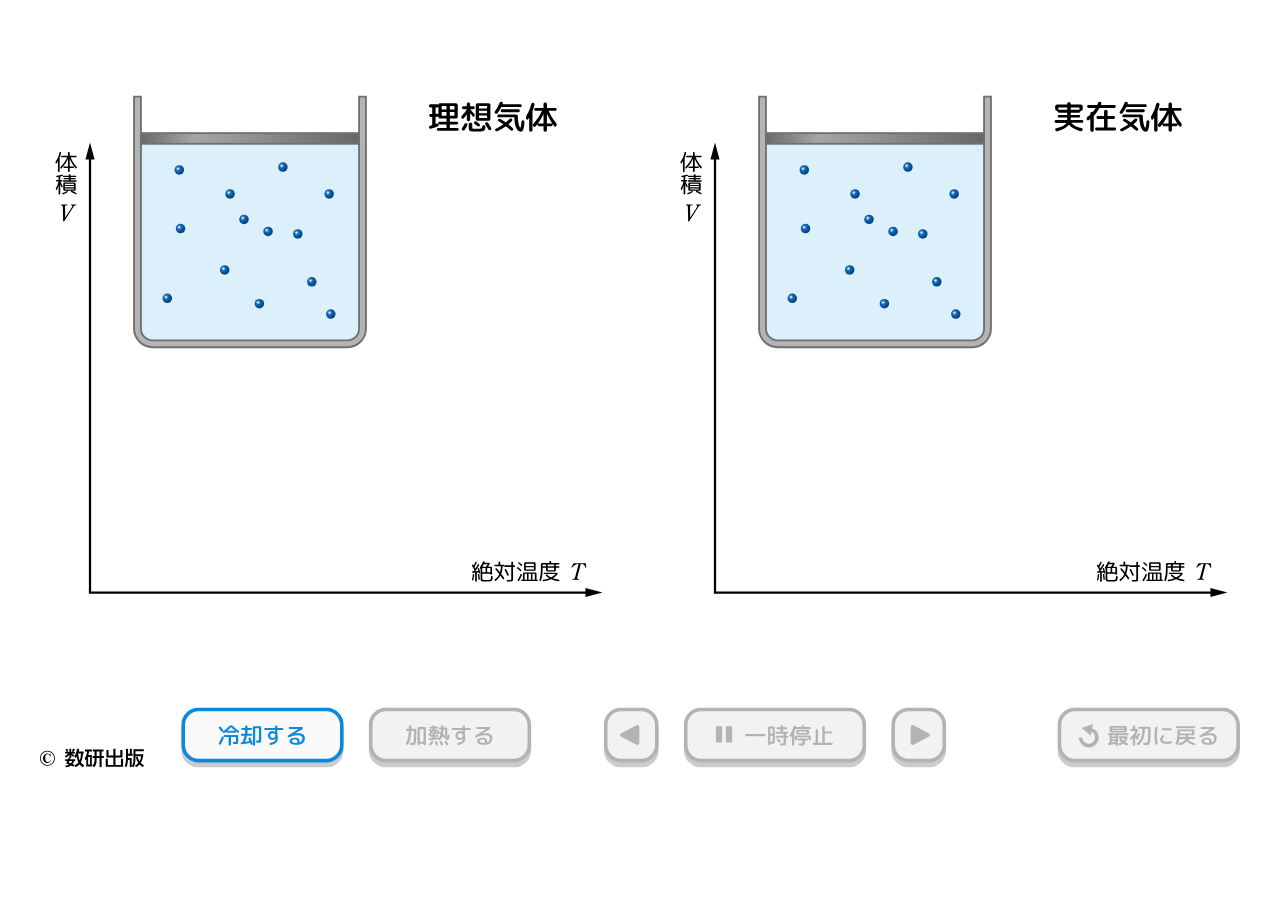
<file: suken_2026_4/CONTENT_02/index.html>
<!DOCTYPE html>
<html lang="ja">

<head>
  <title>等圧変化</title>
  <meta charset="UTF-8" />
  <meta name="viewport"
    content="width=device-width, initial-scale=1.0, minimum-scale=1.0, maximum-scale=1.0, user-scalable=0, viewport-fit=cover" />
  <meta name="robots" content="noindex, nofollow" />
  <link rel="stylesheet" href="css/main.css?ts=20260928" />
  <link type="text/css" rel="stylesheet" href="css/jquery-ui.min.css?ts=20260921" />
  <link rel="stylesheet" href="css/index.css?ts=20260928" />
  <script src="js/jquery-3.2.1.min.js?ts=20260921" defer></script>
  <script src="js/jquery-ui.min.js?ts=20260921" defer></script>
  <script src="js/resize.min.js?ts=20260921" defer></script>
  <script src="js/lodash.min.js?ts=20260921" defer></script>
  <script src="js/3D-1.0.3.js?ts=20260921" defer></script>
  <script src="js/config.js?ts=20260921" defer></script>
  <script src="js/snap.svg-min.js?ts=20260921" defer></script>
  <script src="js/matter.js?ts=20260921" defer></script>
  <script src="js/C02.js?ts=20260928a" defer></script>
</head>

<body touch-action="none" oncontextmenu="return false">
  </div>
  <div id="divBody"
    style="position: relative; left: 0px; top: 0px; overflow: hidden; width: 1024px; height: 648px; margin: 0 auto;">
    <svg id="svg_root" width="1024" height="648" viewBox="0 0 1024 648"
      style="position: absolute; left: 0px; top: 0px; user-select: none;">

      <defs>
        <symbol id="_一時停止-invalid" data-name="一時停止-invalid" viewBox="0 0 146 48">
          <g id="_一時停止-valid" data-name="一時停止-valid">
            <rect x="0" y="4" width="146" height="44" rx="14" ry="14" style="fill: #cbcbcb;" />
            <g>
              <rect x="1.5" y="1.5" width="143" height="41" rx="12.5" ry="12.5" style="fill: #f2f2f2;" />
              <path
                d="M132,3c6.07,0,11,4.93,11,11v16c0,6.07-4.93,11-11,11H14c-6.07,0-11-4.93-11-11V14C3,7.93,7.93,3,14,3h118M132,0H14C6.3,0,0,6.3,0,14v16C0,37.7,6.3,44,14,44h118c7.7,0,14-6.3,14-14V14C146,6.3,139.7,0,132,0h0Z"
                style="fill: #b3b3b3;" />
            </g>
            <rect width="146" height="48" style="fill: none;" />
            <g>
              <rect x="25.75" y="15" width="5" height="13" style="fill: #b3b3b3;" />
              <rect x="33.75" y="15" width="5" height="13" style="fill: #b3b3b3;" />
              <g>
                <path
                  d="M50.09,23.04c-.26,0-.49-.09-.67-.27-.18-.18-.27-.4-.27-.67s.09-.49.27-.67c.18-.19.4-.28.67-.28h14.33c.26,0,.49.09.67.28.18.19.27.41.27.67s-.09.49-.27.67c-.18.18-.4.27-.67.27h-14.33Z"
                  style="fill: #b3b3b3;" />
                <path
                  d="M69.02,29.8c-.17.17-.39.26-.64.26s-.47-.09-.64-.26c-.17-.17-.26-.39-.26-.64v-13.01c0-.28.1-.52.3-.72.2-.2.44-.31.71-.31h3.31c.28,0,.52.1.72.31.2.2.31.44.31.72v11.81c0,.28-.1.52-.31.72-.2.2-.44.31-.72.31h-2.39c-.08,0-.13.05-.13.14v.04c0,.25-.09.46-.26.64ZM69.28,16.94v3.92c0,.11.05.16.14.16h1.49c.11,0,.16-.05.16-.16v-3.92c0-.11-.05-.16-.16-.16h-1.49c-.1,0-.14.05-.14.16ZM69.28,22.79v4.43c0,.1.05.14.14.14h1.49c.11,0,.16-.05.16-.14v-4.43c0-.1-.05-.14-.16-.14h-1.49c-.1,0-.14.05-.14.14ZM81.93,21.02c-.11,0-.16.05-.16.14v1.37c0,.1.05.14.16.14h.74c.23,0,.42.08.58.23.16.16.24.35.24.58s-.08.42-.24.58c-.16.16-.36.23-.58.23h-.74c-.11,0-.16.05-.16.16v3.29c0,.46,0,.81-.02,1.07-.01.26-.05.5-.13.73-.07.23-.16.39-.25.49-.1.1-.25.18-.47.26-.22.08-.45.12-.69.13-.25.01-.58.02-1,.02-.53,0-1.01-.01-1.44-.04-.24-.01-.44-.1-.6-.26s-.25-.36-.26-.6c-.01-.22.06-.4.23-.55.16-.15.35-.22.57-.21.37.02.77.04,1.19.04.47,0,.74-.05.83-.14s.13-.39.13-.89v-3.35c0-.11-.05-.16-.16-.16h-5.51c-.23,0-.42-.08-.58-.23-.16-.16-.23-.35-.23-.58s.08-.42.23-.58c.16-.16.35-.23.58-.23h5.51c.11,0,.16-.05.16-.14v-1.37c0-.1-.05-.14-.16-.14h-5.51c-.23,0-.42-.08-.58-.23-.16-.16-.23-.35-.23-.58s.08-.42.23-.58c.16-.16.35-.23.58-.23h3.13c.1,0,.14-.05.14-.16v-1.67c0-.1-.05-.14-.14-.14h-2.39c-.22,0-.4-.08-.55-.23s-.23-.34-.23-.56.08-.4.23-.56c.15-.16.33-.23.55-.23h2.39c.1,0,.14-.05.14-.16v-.67c0-.26.1-.49.29-.68.19-.19.42-.29.68-.29s.49.1.68.29c.19.19.29.42.29.68v.67c0,.11.05.16.16.16h2.52c.22,0,.4.08.55.23.15.16.23.34.23.56s-.08.4-.23.56c-.15.16-.33.23-.55.23h-2.52c-.11,0-.16.05-.16.14v1.67c0,.11.05.16.16.16h3.11c.23,0,.42.08.58.23s.24.35.24.58-.08.42-.24.58c-.16.16-.36.23-.58.23h-.74ZM77.34,26.66c.17.18.25.39.24.63,0,.24-.1.44-.28.61-.17.16-.37.23-.61.22-.24,0-.44-.09-.61-.26-.55-.6-1.05-1.1-1.49-1.51-.17-.17-.26-.37-.27-.59-.01-.23.07-.43.23-.59.18-.17.39-.26.64-.27.25-.01.46.07.64.23.44.41.95.92,1.51,1.53Z"
                  style="fill: #b3b3b3;" />
                <path
                  d="M100.91,15.52c.23,0,.42.08.58.24.16.16.23.36.23.58s-.08.42-.23.57c-.16.15-.35.23-.58.23h-11.07c-.14,0-.26-.02-.36-.07-.1-.05-.16-.03-.18.05-.18.68-.46,1.49-.85,2.43-.04.1-.05.2-.05.31v9.83c0,.25-.09.47-.27.65-.18.18-.4.27-.65.27s-.47-.09-.65-.27c-.18-.18-.27-.4-.27-.65v-7.09s-.01-.04-.04-.04c-.02,0-.04,0-.05,0-.18.32-.35.59-.5.81-.13.19-.32.28-.56.26-.24-.02-.41-.13-.52-.33-.31-.59-.27-1.15.13-1.69,1.32-1.87,2.26-3.99,2.83-6.35.06-.25.19-.45.4-.6s.45-.21.71-.17c.23.04.41.14.56.31s.21.37.2.59c0,.1.04.14.13.14h4.34c.11,0,.16-.05.16-.14v-.25c0-.26.1-.5.29-.69.19-.2.43-.3.7-.3s.51.1.7.3c.19.2.29.43.29.69v.25c0,.1.05.14.16.14h4.43ZM88.85,23.35c0-.28.1-.52.31-.72s.44-.31.72-.31h10.73c.28,0,.52.1.72.31s.31.44.31.72v1.89c0,.26-.09.49-.27.67-.18.19-.4.28-.67.28s-.49-.09-.68-.28c-.19-.19-.28-.41-.28-.67v-1.22c0-.11-.05-.16-.14-.16h-8.75c-.1,0-.14.05-.14.16v1.26c0,.25-.09.47-.28.65-.19.18-.41.27-.66.27s-.47-.09-.65-.27c-.18-.18-.27-.4-.27-.65v-1.93ZM92,21.6h-.86c-.28,0-.52-.1-.72-.31s-.31-.44-.31-.72v-1.69c0-.28.1-.51.31-.71.2-.2.44-.3.72-.3h8.21c.28,0,.52.1.72.3.2.2.31.43.31.71v1.69c0,.28-.1.52-.31.72-.2.2-.44.31-.72.31h-7.34ZM94.01,28.8c.43,0,.68-.04.76-.12.07-.08.11-.35.11-.82v-1.33c0-.11-.05-.16-.16-.16h-2.75c-.23,0-.42-.08-.58-.23-.16-.16-.24-.35-.24-.58s.08-.42.24-.58c.16-.16.36-.23.58-.23h6.52c.23,0,.42.08.58.23.16.16.23.35.23.58s-.08.42-.23.58-.35.23-.58.23h-1.46c-.11,0-.16.05-.16.16v1.28c0,1.19-.14,1.92-.41,2.2-.27.28-.98.41-2.11.41-.34,0-.83-.02-1.49-.05-.23-.01-.42-.1-.58-.25s-.25-.35-.26-.59c-.01-.22.06-.4.22-.55.16-.15.35-.22.57-.21.38.02.79.04,1.22.04ZM92,19.37v.77c0,.11.05.16.16.16h6.12c.11,0,.16-.05.16-.16v-.77c0-.1-.05-.14-.16-.14h-6.12c-.11,0-.16.05-.16.14Z"
                  style="fill: #b3b3b3;" />
                <path
                  d="M104.09,29.92c-.24,0-.44-.08-.6-.25s-.24-.37-.24-.59.08-.43.24-.59.36-.25.6-.25h1.3c.1,0,.14-.05.14-.16v-9.79c0-.26.09-.49.28-.67.19-.19.41-.28.67-.28s.49.09.67.28c.18.19.27.41.27.67v9.79c0,.11.05.16.16.16h3.13c.11,0,.16-.05.16-.16v-12.38c0-.28.09-.5.28-.68.19-.18.41-.27.68-.27s.51.09.69.28c.19.19.28.41.28.67v3.24c0,.11.05.16.16.16h4.84c.24,0,.44.08.59.23.16.16.23.35.23.59s-.08.44-.23.59c-.16.16-.35.23-.59.23h-4.84c-.11,0-.16.05-.16.16v7.16c0,.11.05.16.16.16h5.45c.24,0,.44.08.6.25s.24.37.24.59-.08.43-.24.59-.36.25-.6.25h-14.33Z"
                  style="fill: #b3b3b3;" />
              </g>
            </g>
            <rect width="146" height="48" style="fill: none;" />
            <rect width="146" height="48" style="fill: none;" />
          </g>
        </symbol>
        <symbol id="_一時停止-push" data-name="一時停止-push" viewBox="0 0 146 48">
          <g>
            <rect x="0" y="4" width="146" height="44" rx="14" ry="14" style="fill: #0b89dd;" />
            <rect width="146" height="48" style="fill: none;" />
            <g>
              <rect x="25.75" y="19" width="5" height="13" style="fill: #fff;" />
              <rect x="33.75" y="19" width="5" height="13" style="fill: #fff;" />
              <g>
                <path
                  d="M50.09,27.04c-.26,0-.49-.09-.67-.27-.18-.18-.27-.4-.27-.67s.09-.49.27-.67c.18-.19.4-.28.67-.28h14.33c.26,0,.49.09.67.28.18.19.27.41.27.67s-.09.49-.27.67c-.18.18-.4.27-.67.27h-14.33Z"
                  style="fill: #fff;" />
                <path
                  d="M69.02,33.8c-.17.17-.39.26-.64.26s-.47-.09-.64-.26c-.17-.17-.26-.39-.26-.64v-13.01c0-.28.1-.52.3-.72.2-.2.44-.31.71-.31h3.31c.28,0,.52.1.72.31.2.2.31.44.31.72v11.81c0,.28-.1.52-.31.72-.2.2-.44.31-.72.31h-2.39c-.08,0-.13.05-.13.14v.04c0,.25-.09.46-.26.64ZM69.28,20.94v3.92c0,.11.05.16.14.16h1.49c.11,0,.16-.05.16-.16v-3.92c0-.11-.05-.16-.16-.16h-1.49c-.1,0-.14.05-.14.16ZM69.28,26.79v4.43c0,.1.05.14.14.14h1.49c.11,0,.16-.05.16-.14v-4.43c0-.1-.05-.14-.16-.14h-1.49c-.1,0-.14.05-.14.14ZM81.93,25.02c-.11,0-.16.05-.16.14v1.37c0,.1.05.14.16.14h.74c.23,0,.42.08.58.23.16.16.24.35.24.58s-.08.42-.24.58c-.16.16-.36.23-.58.23h-.74c-.11,0-.16.05-.16.16v3.29c0,.46,0,.81-.02,1.07-.01.26-.05.5-.13.73-.07.23-.16.39-.25.49-.1.1-.25.18-.47.26-.22.08-.45.12-.69.13-.25.01-.58.02-1,.02-.53,0-1.01-.01-1.44-.04-.24-.01-.44-.1-.6-.26s-.25-.36-.26-.6c-.01-.22.06-.4.23-.55.16-.15.35-.22.57-.21.37.02.77.04,1.19.04.47,0,.74-.05.83-.14s.13-.39.13-.89v-3.35c0-.11-.05-.16-.16-.16h-5.51c-.23,0-.42-.08-.58-.23-.16-.16-.23-.35-.23-.58s.08-.42.23-.58c.16-.16.35-.23.58-.23h5.51c.11,0,.16-.05.16-.14v-1.37c0-.1-.05-.14-.16-.14h-5.51c-.23,0-.42-.08-.58-.23-.16-.16-.23-.35-.23-.58s.08-.42.23-.58c.16-.16.35-.23.58-.23h3.13c.1,0,.14-.05.14-.16v-1.67c0-.1-.05-.14-.14-.14h-2.39c-.22,0-.4-.08-.55-.23s-.23-.34-.23-.56.08-.4.23-.56c.15-.16.33-.23.55-.23h2.39c.1,0,.14-.05.14-.16v-.67c0-.26.1-.49.29-.68.19-.19.42-.29.68-.29s.49.1.68.29c.19.19.29.42.29.68v.67c0,.11.05.16.16.16h2.52c.22,0,.4.08.55.23.15.16.23.34.23.56s-.08.4-.23.56c-.15.16-.33.23-.55.23h-2.52c-.11,0-.16.05-.16.14v1.67c0,.11.05.16.16.16h3.11c.23,0,.42.08.58.23s.24.35.24.58-.08.42-.24.58c-.16.16-.36.23-.58.23h-.74ZM77.34,30.66c.17.18.25.39.24.63,0,.24-.1.44-.28.61-.17.16-.37.23-.61.22-.24,0-.44-.09-.61-.26-.55-.6-1.05-1.1-1.49-1.51-.17-.17-.26-.37-.27-.59-.01-.23.07-.43.23-.59.18-.17.39-.26.64-.27.25-.01.46.07.64.23.44.41.95.92,1.51,1.53Z"
                  style="fill: #fff;" />
                <path
                  d="M100.91,19.52c.23,0,.42.08.58.24.16.16.23.36.23.58s-.08.42-.23.57c-.16.15-.35.23-.58.23h-11.07c-.14,0-.26-.02-.36-.07-.1-.05-.16-.03-.18.05-.18.68-.46,1.49-.85,2.43-.04.1-.05.2-.05.31v9.83c0,.25-.09.47-.27.65-.18.18-.4.27-.65.27s-.47-.09-.65-.27c-.18-.18-.27-.4-.27-.65v-7.09s-.01-.04-.04-.04c-.02,0-.04,0-.05,0-.18.32-.35.59-.5.81-.13.19-.32.28-.56.26-.24-.02-.41-.13-.52-.33-.31-.59-.27-1.15.13-1.69,1.32-1.87,2.26-3.99,2.83-6.35.06-.25.19-.45.4-.6s.45-.21.71-.17c.23.04.41.14.56.31s.21.37.2.59c0,.1.04.14.13.14h4.34c.11,0,.16-.05.16-.14v-.25c0-.26.1-.5.29-.69.19-.2.43-.3.7-.3s.51.1.7.3c.19.2.29.43.29.69v.25c0,.1.05.14.16.14h4.43ZM88.85,27.35c0-.28.1-.52.31-.72s.44-.31.72-.31h10.73c.28,0,.52.1.72.31s.31.44.31.72v1.89c0,.26-.09.49-.27.67-.18.19-.4.28-.67.28s-.49-.09-.68-.28c-.19-.19-.28-.41-.28-.67v-1.22c0-.11-.05-.16-.14-.16h-8.75c-.1,0-.14.05-.14.16v1.26c0,.25-.09.47-.28.65-.19.18-.41.27-.66.27s-.47-.09-.65-.27c-.18-.18-.27-.4-.27-.65v-1.93ZM92,25.6h-.86c-.28,0-.52-.1-.72-.31s-.31-.44-.31-.72v-1.69c0-.28.1-.51.31-.71.2-.2.44-.3.72-.3h8.21c.28,0,.52.1.72.3.2.2.31.43.31.71v1.69c0,.28-.1.52-.31.72-.2.2-.44.31-.72.31h-7.34ZM94.01,32.8c.43,0,.68-.04.76-.12.07-.08.11-.35.11-.82v-1.33c0-.11-.05-.16-.16-.16h-2.75c-.23,0-.42-.08-.58-.23-.16-.16-.24-.35-.24-.58s.08-.42.24-.58c.16-.16.36-.23.58-.23h6.52c.23,0,.42.08.58.23.16.16.23.35.23.58s-.08.42-.23.58-.35.23-.58.23h-1.46c-.11,0-.16.05-.16.16v1.28c0,1.19-.14,1.92-.41,2.2-.27.28-.98.41-2.11.41-.34,0-.83-.02-1.49-.05-.23-.01-.42-.1-.58-.25s-.25-.35-.26-.59c-.01-.22.06-.4.22-.55.16-.15.35-.22.57-.21.38.02.79.04,1.22.04ZM92,23.37v.77c0,.11.05.16.16.16h6.12c.11,0,.16-.05.16-.16v-.77c0-.1-.05-.14-.16-.14h-6.12c-.11,0-.16.05-.16.14Z"
                  style="fill: #fff;" />
                <path
                  d="M104.09,33.92c-.24,0-.44-.08-.6-.25s-.24-.37-.24-.59.08-.43.24-.59.36-.25.6-.25h1.3c.1,0,.14-.05.14-.16v-9.79c0-.26.09-.49.28-.67.19-.19.41-.28.67-.28s.49.09.67.28c.18.19.27.41.27.67v9.79c0,.11.05.16.16.16h3.13c.11,0,.16-.05.16-.16v-12.38c0-.28.09-.5.28-.68.19-.18.41-.27.68-.27s.51.09.69.28c.19.19.28.41.28.67v3.24c0,.11.05.16.16.16h4.84c.24,0,.44.08.59.23.16.16.23.35.23.59s-.08.44-.23.59c-.16.16-.35.23-.59.23h-4.84c-.11,0-.16.05-.16.16v7.16c0,.11.05.16.16.16h5.45c.24,0,.44.08.6.25s.24.37.24.59-.08.43-.24.59-.36.25-.6.25h-14.33Z"
                  style="fill: #fff;" />
              </g>
            </g>
            <rect width="146" height="48" style="fill: none;" />
            <rect width="146" height="48" style="fill: none;" />
          </g>
        </symbol>
        <symbol id="_一時停止-valid-2" data-name="一時停止-valid" viewBox="0 0 146 48">
          <g>
            <rect x="0" y="4" width="146" height="44" rx="14" ry="14" style="fill: #cbcbcb;" />
            <g>
              <rect x="1.5" y="1.5" width="143" height="41" rx="12.5" ry="12.5" style="fill: #fafafa;" />
              <path
                d="M132,3c6.07,0,11,4.93,11,11v16c0,6.07-4.93,11-11,11H14c-6.07,0-11-4.93-11-11V14C3,7.93,7.93,3,14,3h118M132,0H14C6.3,0,0,6.3,0,14v16C0,37.7,6.3,44,14,44h118c7.7,0,14-6.3,14-14V14C146,6.3,139.7,0,132,0h0Z"
                style="fill: #0b89dd;" />
            </g>
            <rect width="146" height="48" style="fill: none;" />
            <g>
              <rect x="25.75" y="15" width="5" height="13" style="fill: #0b89dd;" />
              <rect x="33.75" y="15" width="5" height="13" style="fill: #0b89dd;" />
              <g>
                <path
                  d="M50.09,23.04c-.26,0-.49-.09-.67-.27-.18-.18-.27-.4-.27-.67s.09-.49.27-.67c.18-.19.4-.28.67-.28h14.33c.26,0,.49.09.67.28.18.19.27.41.27.67s-.09.49-.27.67c-.18.18-.4.27-.67.27h-14.33Z"
                  style="fill: #0b89dd;" />
                <path
                  d="M69.02,29.8c-.17.17-.39.26-.64.26s-.47-.09-.64-.26c-.17-.17-.26-.39-.26-.64v-13.01c0-.28.1-.52.3-.72.2-.2.44-.31.71-.31h3.31c.28,0,.52.1.72.31.2.2.31.44.31.72v11.81c0,.28-.1.52-.31.72-.2.2-.44.31-.72.31h-2.39c-.08,0-.13.05-.13.14v.04c0,.25-.09.46-.26.64ZM69.28,16.94v3.92c0,.11.05.16.14.16h1.49c.11,0,.16-.05.16-.16v-3.92c0-.11-.05-.16-.16-.16h-1.49c-.1,0-.14.05-.14.16ZM69.28,22.79v4.43c0,.1.05.14.14.14h1.49c.11,0,.16-.05.16-.14v-4.43c0-.1-.05-.14-.16-.14h-1.49c-.1,0-.14.05-.14.14ZM81.93,21.02c-.11,0-.16.05-.16.14v1.37c0,.1.05.14.16.14h.74c.23,0,.42.08.58.23.16.16.24.35.24.58s-.08.42-.24.58c-.16.16-.36.23-.58.23h-.74c-.11,0-.16.05-.16.16v3.29c0,.46,0,.81-.02,1.07-.01.26-.05.5-.13.73-.07.23-.16.39-.25.49-.1.1-.25.18-.47.26-.22.08-.45.12-.69.13-.25.01-.58.02-1,.02-.53,0-1.01-.01-1.44-.04-.24-.01-.44-.1-.6-.26s-.25-.36-.26-.6c-.01-.22.06-.4.23-.55.16-.15.35-.22.57-.21.37.02.77.04,1.19.04.47,0,.74-.05.83-.14s.13-.39.13-.89v-3.35c0-.11-.05-.16-.16-.16h-5.51c-.23,0-.42-.08-.58-.23-.16-.16-.23-.35-.23-.58s.08-.42.23-.58c.16-.16.35-.23.58-.23h5.51c.11,0,.16-.05.16-.14v-1.37c0-.1-.05-.14-.16-.14h-5.51c-.23,0-.42-.08-.58-.23-.16-.16-.23-.35-.23-.58s.08-.42.23-.58c.16-.16.35-.23.58-.23h3.13c.1,0,.14-.05.14-.16v-1.67c0-.1-.05-.14-.14-.14h-2.39c-.22,0-.4-.08-.55-.23s-.23-.34-.23-.56.08-.4.23-.56c.15-.16.33-.23.55-.23h2.39c.1,0,.14-.05.14-.16v-.67c0-.26.1-.49.29-.68.19-.19.42-.29.68-.29s.49.1.68.29c.19.19.29.42.29.68v.67c0,.11.05.16.16.16h2.52c.22,0,.4.08.55.23.15.16.23.34.23.56s-.08.4-.23.56c-.15.16-.33.23-.55.23h-2.52c-.11,0-.16.05-.16.14v1.67c0,.11.05.16.16.16h3.11c.23,0,.42.08.58.23s.24.35.24.58-.08.42-.24.58c-.16.16-.36.23-.58.23h-.74ZM77.34,26.66c.17.18.25.39.24.63,0,.24-.1.44-.28.61-.17.16-.37.23-.61.22-.24,0-.44-.09-.61-.26-.55-.6-1.05-1.1-1.49-1.51-.17-.17-.26-.37-.27-.59-.01-.23.07-.43.23-.59.18-.17.39-.26.64-.27.25-.01.46.07.64.23.44.41.95.92,1.51,1.53Z"
                  style="fill: #0b89dd;" />
                <path
                  d="M100.91,15.52c.23,0,.42.08.58.24.16.16.23.36.23.58s-.08.42-.23.57c-.16.15-.35.23-.58.23h-11.07c-.14,0-.26-.02-.36-.07-.1-.05-.16-.03-.18.05-.18.68-.46,1.49-.85,2.43-.04.1-.05.2-.05.31v9.83c0,.25-.09.47-.27.65-.18.18-.4.27-.65.27s-.47-.09-.65-.27c-.18-.18-.27-.4-.27-.65v-7.09s-.01-.04-.04-.04c-.02,0-.04,0-.05,0-.18.32-.35.59-.5.81-.13.19-.32.28-.56.26-.24-.02-.41-.13-.52-.33-.31-.59-.27-1.15.13-1.69,1.32-1.87,2.26-3.99,2.83-6.35.06-.25.19-.45.4-.6s.45-.21.71-.17c.23.04.41.14.56.31s.21.37.2.59c0,.1.04.14.13.14h4.34c.11,0,.16-.05.16-.14v-.25c0-.26.1-.5.29-.69.19-.2.43-.3.7-.3s.51.1.7.3c.19.2.29.43.29.69v.25c0,.1.05.14.16.14h4.43ZM88.85,23.35c0-.28.1-.52.31-.72s.44-.31.72-.31h10.73c.28,0,.52.1.72.31s.31.44.31.72v1.89c0,.26-.09.49-.27.67-.18.19-.4.28-.67.28s-.49-.09-.68-.28c-.19-.19-.28-.41-.28-.67v-1.22c0-.11-.05-.16-.14-.16h-8.75c-.1,0-.14.05-.14.16v1.26c0,.25-.09.47-.28.65-.19.18-.41.27-.66.27s-.47-.09-.65-.27c-.18-.18-.27-.4-.27-.65v-1.93ZM92,21.6h-.86c-.28,0-.52-.1-.72-.31s-.31-.44-.31-.72v-1.69c0-.28.1-.51.31-.71.2-.2.44-.3.72-.3h8.21c.28,0,.52.1.72.3.2.2.31.43.31.71v1.69c0,.28-.1.52-.31.72-.2.2-.44.31-.72.31h-7.34ZM94.01,28.8c.43,0,.68-.04.76-.12.07-.08.11-.35.11-.82v-1.33c0-.11-.05-.16-.16-.16h-2.75c-.23,0-.42-.08-.58-.23-.16-.16-.24-.35-.24-.58s.08-.42.24-.58c.16-.16.36-.23.58-.23h6.52c.23,0,.42.08.58.23.16.16.23.35.23.58s-.08.42-.23.58-.35.23-.58.23h-1.46c-.11,0-.16.05-.16.16v1.28c0,1.19-.14,1.92-.41,2.2-.27.28-.98.41-2.11.41-.34,0-.83-.02-1.49-.05-.23-.01-.42-.1-.58-.25s-.25-.35-.26-.59c-.01-.22.06-.4.22-.55.16-.15.35-.22.57-.21.38.02.79.04,1.22.04ZM92,19.37v.77c0,.11.05.16.16.16h6.12c.11,0,.16-.05.16-.16v-.77c0-.1-.05-.14-.16-.14h-6.12c-.11,0-.16.05-.16.14Z"
                  style="fill: #0b89dd;" />
                <path
                  d="M104.09,29.92c-.24,0-.44-.08-.6-.25s-.24-.37-.24-.59.08-.43.24-.59.36-.25.6-.25h1.3c.1,0,.14-.05.14-.16v-9.79c0-.26.09-.49.28-.67.19-.19.41-.28.67-.28s.49.09.67.28c.18.19.27.41.27.67v9.79c0,.11.05.16.16.16h3.13c.11,0,.16-.05.16-.16v-12.38c0-.28.09-.5.28-.68.19-.18.41-.27.68-.27s.51.09.69.28c.19.19.28.41.28.67v3.24c0,.11.05.16.16.16h4.84c.24,0,.44.08.59.23.16.16.23.35.23.59s-.08.44-.23.59c-.16.16-.35.23-.59.23h-4.84c-.11,0-.16.05-.16.16v7.16c0,.11.05.16.16.16h5.45c.24,0,.44.08.6.25s.24.37.24.59-.08.43-.24.59-.36.25-.6.25h-14.33Z"
                  style="fill: #0b89dd;" />
              </g>
            </g>
            <rect width="146" height="48" style="fill: none;" />
            <rect width="146" height="48" style="fill: none;" />
          </g>
        </symbol>
        <symbol id="_再開-push" data-name="再開-push" viewBox="0 0 146 48">
          <g>
            <g id="_最初に戻る-invalid" data-name="最初に戻る-invalid">
              <rect width="146" height="48" style="fill: none;" />
            </g>
            <g id="_一時停止-off" data-name="一時停止-off">
              <rect y="4" width="146" height="44" rx="14" ry="14" style="fill: #0b89dd;" />
            </g>
            <g>
              <polygon points="41.7 33.99 41.7 18.99 54.7 26.49 41.7 33.99" style="fill: #fff;" />
              <g>
                <path
                  d="M65.13,29.96c-.22,0-.4-.07-.56-.23-.16-.15-.23-.33-.23-.55s.08-.4.23-.56.34-.23.56-.23h.81c.11,0,.16-.05.16-.16v-5.38c0-.28.1-.52.3-.72.2-.2.43-.31.71-.31h4.41c.11,0,.16-.05.16-.16v-1.03c0-.11-.05-.16-.16-.16h-5.78c-.2,0-.38-.08-.54-.23-.16-.16-.23-.34-.23-.54s.08-.38.23-.53.34-.23.54-.23h14.13c.2,0,.38.08.53.23.15.15.23.33.23.53s-.08.38-.23.54c-.15.16-.33.23-.53.23h-6.19c-.11,0-.16.05-.16.16v1.03c0,.11.05.16.16.16h4.81c.28,0,.52.1.72.31.2.2.31.44.31.72v5.38c0,.11.05.16.14.16h.81c.22,0,.4.08.56.23.16.16.23.34.23.56s-.08.4-.23.55c-.16.15-.34.23-.56.23h-.81c-.1,0-.14.05-.14.16v1.96c0,1.13-.13,1.81-.39,2.06-.26.25-.97.37-2.13.37-.34,0-.88-.02-1.64-.05-.23-.01-.42-.1-.58-.26-.16-.16-.25-.36-.26-.58-.01-.22.06-.4.22-.56.16-.16.34-.23.56-.22.68.04,1.15.05,1.39.05.46,0,.73-.04.82-.13s.14-.32.14-.72v-1.93c0-.11-.05-.16-.16-.16h-9.32c-.11,0-.16.05-.16.16v3.55c0,.26-.09.49-.27.67s-.4.27-.67.27-.49-.09-.67-.27-.27-.4-.27-.67v-3.55c0-.11-.05-.16-.16-.16h-.81ZM67.98,23.46v1.4c0,.11.05.16.16.16h3.38c.11,0,.16-.05.16-.16v-1.4c0-.11-.05-.16-.16-.16h-3.38c-.11,0-.16.05-.16.16ZM67.98,26.57v1.66c0,.11.05.16.16.16h3.38c.11,0,.16-.05.16-.16v-1.66c0-.11-.05-.16-.16-.16h-3.38c-.11,0-.16.05-.16.16ZM73.52,23.46v1.4c0,.11.05.16.16.16h3.78c.11,0,.16-.05.16-.16v-1.4c0-.11-.05-.16-.16-.16h-3.78c-.11,0-.16.05-.16.16ZM73.52,26.57v1.66c0,.11.05.16.16.16h3.78c.11,0,.16-.05.16-.16v-1.66c0-.11-.05-.16-.16-.16h-3.78c-.11,0-.16.05-.16.16Z"
                  style="fill: #fff;" />
                <path
                  d="M89.13,34.19c-.18.18-.4.27-.67.27s-.49-.09-.67-.27c-.18-.18-.27-.4-.27-.67v-13.73c0-.28.1-.52.3-.72.2-.2.44-.31.71-.31h5.17c.28,0,.52.1.72.31.2.2.31.44.31.72v4.7c0,.28-.1.52-.31.72-.2.2-.44.31-.72.31h-4.14c-.11,0-.16.05-.16.16v7.85c0,.26-.09.49-.27.67ZM89.4,20.45v.99c0,.11.05.16.16.16h3.15c.11,0,.16-.05.16-.16v-.99c0-.11-.05-.16-.16-.16h-3.15c-.11,0-.16.05-.16.16ZM89.4,23.01v1.01c0,.1.05.14.16.14h3.15c.11,0,.16-.05.16-.14v-1.01c0-.1-.05-.14-.16-.14h-3.15c-.11,0-.16.05-.16.14ZM91.11,32.53c.64-.55,1.07-1.14,1.3-1.76.02-.08-.01-.13-.11-.13h-1.12c-.19,0-.35-.07-.48-.2-.13-.13-.19-.29-.19-.49s.06-.35.19-.48.29-.19.48-.19h1.33c.11,0,.16-.05.16-.16v-1.03c0-.11-.05-.16-.16-.16h-.97c-.2,0-.38-.07-.51-.22-.14-.14-.21-.31-.21-.5s.07-.36.21-.5c.14-.14.31-.22.51-.22h7.38c.2,0,.37.07.51.22s.21.31.21.5-.07.36-.21.5-.31.22-.51.22h-.83c-.11,0-.16.05-.16.16v1.03c0,.11.05.16.16.16h1.15c.19,0,.35.06.48.19s.19.29.19.48-.06.35-.19.49c-.13.13-.29.2-.48.2h-1.15c-.11,0-.16.05-.16.16v2.27c0,.25-.09.46-.26.64-.17.17-.39.26-.64.26s-.47-.09-.64-.26c-.17-.17-.26-.39-.26-.64v-2.27c0-.11-.05-.16-.14-.16h-1.58c-.1,0-.16.05-.18.16-.26,1.07-.82,1.99-1.66,2.75-.19.18-.43.28-.7.29-.28.01-.53-.07-.76-.23-.18-.13-.27-.31-.26-.53,0-.22.09-.41.26-.55ZM94.42,28.88v.27c0,.1.05.14.14.14h1.42c.1,0,.14-.05.14-.16v-1.03c0-.11-.05-.16-.14-.16h-1.4c-.11,0-.16.05-.16.16v.77ZM102.07,18.76c.28,0,.52.1.72.31.2.2.31.44.31.72v11.97c0,1.19-.14,1.92-.41,2.21-.28.28-1,.42-2.16.42-.19,0-.52-.02-.99-.05-.23-.01-.42-.1-.58-.25-.16-.16-.25-.35-.26-.59-.01-.22.06-.4.21-.55s.33-.22.55-.21c.5.02.76.04.77.04.47,0,.75-.05.85-.14s.14-.36.14-.82v-6.14c0-.11-.05-.16-.16-.16h-4.32c-.28,0-.51-.1-.71-.31-.2-.2-.3-.44-.3-.72v-4.7c0-.28.1-.52.3-.72.2-.2.44-.31.71-.31h5.35ZM101.2,21.44v-.99c0-.11-.05-.16-.16-.16h-3.33c-.11,0-.16.05-.16.16v.99c0,.11.05.16.16.16h3.33c.11,0,.16-.05.16-.16ZM101.2,24.02v-1.01c0-.1-.05-.14-.16-.14h-3.33c-.11,0-.16.05-.16.14v1.01c0,.1.05.14.16.14h3.33c.11,0,.16-.05.16-.14Z"
                  style="fill: #fff;" />
              </g>
            </g>
          </g>
        </symbol>
        <symbol id="_再開-valid" data-name="再開-valid" viewBox="0 0 146 48">
          <g>
            <g id="_最初に戻る-invalid-2" data-name="最初に戻る-invalid">
              <rect x="0" y="4" width="146" height="44" rx="14" ry="14" style="fill: #ccc;" />
            </g>
            <g id="_一時停止-off-2" data-name="一時停止-off">
              <g>
                <rect x="1.5" y="1.5" width="143" height="41" rx="12.5" ry="12.5" style="fill: #fafafa;" />
                <path
                  d="M132,3c6.07,0,11,4.93,11,11v16c0,6.07-4.93,11-11,11H14c-6.07,0-11-4.93-11-11V14C3,7.93,7.93,3,14,3h118M132,0H14C6.3,0,0,6.3,0,14v16c0,7.7,6.3,14,14,14h118c7.7,0,14-6.3,14-14V14c0-7.7-6.3-14-14-14h0Z"
                  style="fill: #0b89dd;" />
              </g>
            </g>
            <g>
              <polygon points="41.7 29.99 41.7 14.99 54.7 22.49 41.7 29.99" style="fill: #0b89dd;" />
              <g>
                <path
                  d="M65.13,25.96c-.22,0-.4-.07-.56-.23-.16-.15-.23-.33-.23-.55s.08-.4.23-.56.34-.23.56-.23h.81c.11,0,.16-.05.16-.16v-5.38c0-.28.1-.52.3-.72.2-.2.43-.31.71-.31h4.41c.11,0,.16-.05.16-.16v-1.03c0-.11-.05-.16-.16-.16h-5.78c-.2,0-.38-.08-.54-.23-.16-.16-.23-.34-.23-.54s.08-.38.23-.53.34-.23.54-.23h14.13c.2,0,.38.08.53.23.15.15.23.33.23.53s-.08.38-.23.54c-.15.16-.33.23-.53.23h-6.19c-.11,0-.16.05-.16.16v1.03c0,.11.05.16.16.16h4.81c.28,0,.52.1.72.31.2.2.31.44.31.72v5.38c0,.11.05.16.14.16h.81c.22,0,.4.08.56.23.16.16.23.34.23.56s-.08.4-.23.55c-.16.15-.34.23-.56.23h-.81c-.1,0-.14.05-.14.16v1.96c0,1.13-.13,1.81-.39,2.06-.26.25-.97.37-2.13.37-.34,0-.88-.02-1.64-.05-.23-.01-.42-.1-.58-.26-.16-.16-.25-.36-.26-.58-.01-.22.06-.4.22-.56.16-.16.34-.23.56-.22.68.04,1.15.05,1.39.05.46,0,.73-.04.82-.13s.14-.32.14-.72v-1.93c0-.11-.05-.16-.16-.16h-9.32c-.11,0-.16.05-.16.16v3.55c0,.26-.09.49-.27.67s-.4.27-.67.27-.49-.09-.67-.27-.27-.4-.27-.67v-3.55c0-.11-.05-.16-.16-.16h-.81ZM67.98,19.46v1.4c0,.11.05.16.16.16h3.38c.11,0,.16-.05.16-.16v-1.4c0-.11-.05-.16-.16-.16h-3.38c-.11,0-.16.05-.16.16ZM67.98,22.57v1.66c0,.11.05.16.16.16h3.38c.11,0,.16-.05.16-.16v-1.66c0-.11-.05-.16-.16-.16h-3.38c-.11,0-.16.05-.16.16ZM73.52,19.46v1.4c0,.11.05.16.16.16h3.78c.11,0,.16-.05.16-.16v-1.4c0-.11-.05-.16-.16-.16h-3.78c-.11,0-.16.05-.16.16ZM73.52,22.57v1.66c0,.11.05.16.16.16h3.78c.11,0,.16-.05.16-.16v-1.66c0-.11-.05-.16-.16-.16h-3.78c-.11,0-.16.05-.16.16Z"
                  style="fill: #0b89dd;" />
                <path
                  d="M89.13,30.19c-.18.18-.4.27-.67.27s-.49-.09-.67-.27c-.18-.18-.27-.4-.27-.67v-13.73c0-.28.1-.52.3-.72.2-.2.44-.31.71-.31h5.17c.28,0,.52.1.72.31.2.2.31.44.31.72v4.7c0,.28-.1.52-.31.72-.2.2-.44.31-.72.31h-4.14c-.11,0-.16.05-.16.16v7.85c0,.26-.09.49-.27.67ZM89.4,16.45v.99c0,.11.05.16.16.16h3.15c.11,0,.16-.05.16-.16v-.99c0-.11-.05-.16-.16-.16h-3.15c-.11,0-.16.05-.16.16ZM89.4,19.01v1.01c0,.1.05.14.16.14h3.15c.11,0,.16-.05.16-.14v-1.01c0-.1-.05-.14-.16-.14h-3.15c-.11,0-.16.05-.16.14ZM91.11,28.53c.64-.55,1.07-1.14,1.3-1.76.02-.08-.01-.13-.11-.13h-1.12c-.19,0-.35-.07-.48-.2-.13-.13-.19-.29-.19-.49s.06-.35.19-.48.29-.19.48-.19h1.33c.11,0,.16-.05.16-.16v-1.03c0-.11-.05-.16-.16-.16h-.97c-.2,0-.38-.07-.51-.22-.14-.14-.21-.31-.21-.5s.07-.36.21-.5c.14-.14.31-.22.51-.22h7.38c.2,0,.37.07.51.22s.21.31.21.5-.07.36-.21.5-.31.22-.51.22h-.83c-.11,0-.16.05-.16.16v1.03c0,.11.05.16.16.16h1.15c.19,0,.35.06.48.19s.19.29.19.48-.06.35-.19.49c-.13.13-.29.2-.48.2h-1.15c-.11,0-.16.05-.16.16v2.27c0,.25-.09.46-.26.64-.17.17-.39.26-.64.26s-.47-.09-.64-.26c-.17-.17-.26-.39-.26-.64v-2.27c0-.11-.05-.16-.14-.16h-1.58c-.1,0-.16.05-.18.16-.26,1.07-.82,1.99-1.66,2.75-.19.18-.43.28-.7.29-.28.01-.53-.07-.76-.23-.18-.13-.27-.31-.26-.53,0-.22.09-.41.26-.55ZM94.42,24.88v.27c0,.1.05.14.14.14h1.42c.1,0,.14-.05.14-.16v-1.03c0-.11-.05-.16-.14-.16h-1.4c-.11,0-.16.05-.16.16v.77ZM102.07,14.76c.28,0,.52.1.72.31.2.2.31.44.31.72v11.97c0,1.19-.14,1.92-.41,2.21-.28.28-1,.42-2.16.42-.19,0-.52-.02-.99-.05-.23-.01-.42-.1-.58-.25-.16-.16-.25-.35-.26-.59-.01-.22.06-.4.21-.55s.33-.22.55-.21c.5.02.76.04.77.04.47,0,.75-.05.85-.14s.14-.36.14-.82v-6.14c0-.11-.05-.16-.16-.16h-4.32c-.28,0-.51-.1-.71-.31-.2-.2-.3-.44-.3-.72v-4.7c0-.28.1-.52.3-.72.2-.2.44-.31.71-.31h5.35ZM101.2,17.44v-.99c0-.11-.05-.16-.16-.16h-3.33c-.11,0-.16.05-.16.16v.99c0,.11.05.16.16.16h3.33c.11,0,.16-.05.16-.16ZM101.2,20.02v-1.01c0-.1-.05-.14-.16-.14h-3.33c-.11,0-.16.05-.16.14v1.01c0,.1.05.14.16.14h3.33c.11,0,.16-.05.16-.14Z"
                  style="fill: #0b89dd;" />
              </g>
            </g>
          </g>
        </symbol>
        <symbol xmlns="http://www.w3.org/2000/svg" id="_冷却する-vaild" data-name="冷却する-vaild" viewBox="0 0 130 48">
          <g id="_減圧する-valid" data-name="減圧する-valid">
            <g id="_最初に戻る-valid" data-name="最初に戻る-valid">
              <rect x="0" y="4" width="130" height="44" rx="14" ry="14" style="fill: #cbcbcb;" />
              <g>
                <rect x="1.5" y="1.5" width="127" height="41" rx="12.5" ry="12.5" style="fill: #fafafa;" />
                <path
                  d="M116,3c6.07,0,11,4.93,11,11v16c0,6.07-4.93,11-11,11H14c-6.07,0-11-4.93-11-11V14C3,7.93,7.93,3,14,3h102M116,0H14C6.3,0,0,6.3,0,14v16C0,37.7,6.3,44,14,44h102c7.7,0,14-6.3,14-14V14c0-7.7-6.3-14-14-14h0Z"
                  style="fill: #0b89dd;" />
              </g>
              <rect y="0" width="130" height="48" style="fill: none;" />
              <g>
                <path
                  d="M30.44,29.59c-.22-.13-.35-.32-.4-.58-.05-.25-.02-.49.12-.7.88-1.44,1.61-2.96,2.21-4.57.08-.23.23-.39.45-.5.22-.1.44-.11.67-.03.24.08.41.24.52.46s.12.45.04.67c-.64,1.82-1.4,3.47-2.3,4.93-.13.23-.32.37-.58.42-.25.05-.49.02-.72-.12ZM46.26,19.8c-.1.2-.25.34-.46.4-.21.07-.41.04-.6-.08-.62-.41-1.04-.7-1.26-.86-.06-.02-.09,0-.09.05,0,.23-.08.43-.24.59s-.36.25-.6.25h-6.32c-.2,0-.38-.07-.53-.22s-.22-.33-.22-.53c0-.02,0-.04-.03-.05s-.04,0-.06.02c-.42.32-.88.65-1.37.99-.19.13-.4.16-.62.09-.22-.07-.38-.22-.46-.43-.1-.24-.11-.47-.04-.7.01-.01,0-.03,0-.04s-.03-.02-.05,0c-.01,0-.02,0-.04.02-.01.01-.02.02-.04.04-.2.13-.43.17-.67.13-.24-.05-.43-.17-.56-.38-.55-.83-1.15-1.66-1.8-2.48-.14-.19-.2-.4-.15-.64.04-.23.16-.41.35-.53.2-.14.43-.2.68-.16.25.04.45.16.62.36.7.9,1.3,1.72,1.8,2.47.14.22.19.44.13.68,0,.02,0,.04.02.05.01.01.02.01.04,0l.11-.11c1.66-1.13,3.15-2.38,4.48-3.74.47-.47,1.01-.7,1.62-.7s1.16.23,1.62.68c1.36,1.36,2.81,2.56,4.37,3.6.2.13.34.32.41.56.07.24.06.47-.04.7ZM43.18,27.54c.29,0,.46-.04.5-.12s.07-.35.07-.82v-2.83c0-.11-.05-.16-.14-.16h-3.62c-.11,0-.16.05-.16.16v5.81c0,.28-.09.51-.28.69s-.41.28-.68.28-.51-.1-.69-.29-.28-.42-.28-.68v-5.81c0-.11-.05-.16-.16-.16h-2.88c-.24,0-.44-.08-.59-.23-.16-.16-.23-.35-.23-.59s.08-.44.23-.59c.16-.16.35-.23.59-.23h9.72c.28,0,.51.1.71.31.2.2.3.44.3.72v3.62c0,1.19-.11,1.92-.32,2.19-.22.27-.8.41-1.76.41-.5,0-.95-.01-1.35-.04-.23-.01-.43-.1-.6-.28-.17-.17-.27-.38-.28-.6-.01-.23.06-.42.23-.57.16-.15.36-.22.58-.21.67.02,1.04.04,1.1.04ZM42.86,18.54s.04-.01.04-.04c0-.02,0-.05-.03-.07-1.1-.91-2.06-1.81-2.88-2.68-.07-.1-.14-.1-.22,0-.91,1.01-1.84,1.9-2.77,2.68-.02.02-.03.05-.03.07,0,.02.02.04.04.04h5.83Z"
                  style="fill: #0b89dd;" />
                <path
                  d="M48.51,29.43c-.23.01-.43-.06-.6-.21-.17-.15-.27-.34-.3-.58-.01-.23.05-.43.2-.59s.33-.26.56-.29c.05,0,.12,0,.22-.02.1-.01.18-.02.23-.02.08,0,.15-.05.2-.16.6-1.58,1.13-3.19,1.6-4.82.02-.1-.02-.14-.13-.14h-1.98c-.24,0-.44-.08-.59-.24-.16-.16-.23-.36-.23-.58s.08-.42.23-.58c.16-.16.35-.24.59-.24h2.43c.11,0,.16-.05.16-.16v-2.7c0-.11-.05-.16-.16-.16h-2.11c-.23,0-.42-.08-.57-.23-.15-.16-.23-.35-.23-.58s.07-.42.23-.58c.15-.16.34-.23.57-.23h2.11c.11,0,.16-.05.16-.16v-.81c0-.28.09-.5.27-.68.18-.18.41-.27.68-.27s.51.09.69.28c.19.19.28.41.28.67v.81c0,.11.05.16.16.16h2.59c.23,0,.42.08.57.23.15.16.23.35.23.58s-.08.42-.23.58c-.15.16-.34.23-.57.23h-2.59c-.11,0-.16.05-.16.16v2.7c0,.11.05.16.16.16h2.7c.24,0,.44.08.59.24s.23.36.23.58-.08.42-.23.58-.35.24-.59.24h-3.11c-.11,0-.17.05-.2.16-.43,1.6-.91,3.11-1.44,4.54-.01.04,0,.07.02.1.02.03.05.04.09.03,1.12-.18,2.15-.38,3.11-.61.04-.01.07-.04.09-.07.02-.04.03-.07.02-.11-.13-.32-.35-.84-.67-1.55-.1-.23-.1-.45,0-.67.1-.22.26-.37.49-.45.24-.08.48-.07.72.04.24.11.41.28.5.5.59,1.37,1.13,2.76,1.64,4.18.08.23.07.45-.04.67-.11.22-.29.37-.53.44-.24.07-.47.05-.68-.06-.22-.11-.37-.29-.45-.51-.12-.34-.21-.59-.27-.77-.04-.08-.11-.11-.22-.09-2.27.55-4.42.91-6.44,1.08ZM58.88,30.33c-.18.18-.4.27-.65.27s-.47-.09-.65-.27c-.18-.18-.27-.4-.27-.65v-13.72c0-.28.1-.52.3-.72.2-.2.44-.31.71-.31h4.66c.28,0,.52.1.72.31.2.2.31.44.31.72v9.59c0,1.2-.1,1.93-.31,2.21-.2.27-.77.41-1.71.41-.1,0-.5-.01-1.22-.04-.24-.01-.45-.1-.63-.27-.18-.17-.28-.37-.29-.61-.02-.23.05-.42.22-.59.17-.16.37-.24.59-.22.29.01.59.02.92.02.29,0,.46-.04.51-.12.05-.08.08-.35.08-.82v-8.8c0-.11-.05-.16-.16-.16h-2.7c-.11,0-.16.05-.16.16v12.96c0,.25-.09.47-.27.65Z"
                  style="fill: #0b89dd;" />
                <path
                  d="M67.02,18c-.2,0-.38-.07-.53-.22-.15-.15-.23-.33-.23-.53s.08-.38.23-.54c.15-.16.33-.23.53-.23h7.9c.11,0,.16-.05.16-.16v-1.1c0-.24.09-.45.27-.63.18-.18.39-.27.63-.27s.46.09.64.26c.17.17.26.39.26.64v1.12c0,.1.05.14.16.14h3.94c.2,0,.38.08.53.23.15.16.23.34.23.54s-.08.38-.23.53c-.15.15-.33.22-.53.22h-3.94c-.11,0-.16.05-.16.16v3.44c0,.1.02.19.05.29.23.66.34,1.4.34,2.23,0,1.69-.44,3-1.3,3.92-.87.92-2.29,1.55-4.26,1.89-.24.04-.46-.02-.65-.16s-.31-.33-.34-.56c-.04-.23.01-.44.15-.63.14-.19.33-.31.57-.34,1.39-.24,2.4-.61,3.02-1.1s.98-1.18,1.09-2.07v-.02l.02-.04s0-.04-.02-.04l-.04.02c-.59.61-1.45.92-2.59.92-1.04,0-1.91-.33-2.58-1-.68-.67-1.02-1.5-1.02-2.51s.34-1.84,1.02-2.51c.68-.67,1.54-1,2.58-1,.78,0,1.48.18,2.09.54h.05s.02,0,.02-.02v-1.26c0-.11-.05-.16-.16-.16h-7.9ZM74.72,23.76c.38-.36.58-.81.58-1.35s-.19-.99-.58-1.35c-.38-.36-.88-.54-1.48-.54s-1.11.18-1.5.54c-.39.36-.59.81-.59,1.35s.2.99.59,1.35c.39.36.89.54,1.5.54s1.09-.18,1.48-.54Z"
                  style="fill: #0b89dd;" />
                <path
                  d="M86.2,23.76c-.19.1-.39.11-.58.05-.2-.06-.35-.18-.44-.36-.1-.19-.12-.39-.06-.59.05-.2.17-.36.35-.47l8.42-5.22.02-.02-.02-.02h-7c-.22,0-.4-.08-.56-.23-.16-.15-.23-.33-.23-.55s.08-.4.23-.56c.16-.16.34-.23.56-.23h9.58c.23,0,.42.08.58.23.16.16.24.35.25.58.02.52-.2.91-.67,1.19l-5.74,3.31v.02h.04c.92-.19,1.81-.29,2.65-.29,1.82,0,3.17.34,4.02,1.01.86.67,1.29,1.67,1.29,3.01,0,1.68-.61,2.98-1.82,3.89-1.21.91-2.95,1.37-5.2,1.37-1.74,0-3.04-.26-3.92-.79-.87-.53-1.3-1.28-1.3-2.27,0-.76.36-1.39,1.08-1.92.72-.52,1.74-.78,3.06-.78s2.37.23,2.97.69c.6.46.9,1.13.9,2.01,0,.31-.05.65-.16,1.01-.01.04,0,.07.02.09.02.02.05.03.09.02,1.51-.5,2.27-1.54,2.27-3.1,0-.95-.3-1.64-.9-2.08-.6-.44-1.61-.66-3.02-.66-2.21,0-4.45.55-6.73,1.66ZM92.68,28.13c.2-.42.31-.8.31-1.13,0-.9-.77-1.35-2.3-1.35-.68,0-1.21.12-1.59.35-.38.23-.57.51-.57.82,0,.44.27.8.81,1.07.54.27,1.38.41,2.52.41h.61c.1,0,.17-.05.22-.16Z"
                  style="fill: #0b89dd;" />
              </g>
              <rect y="0" width="130" height="48" style="fill: none;" />
              <rect y="0" width="130" height="48" style="fill: none;" />
            </g>
          </g>
        </symbol>
        <symbol xmlns="http://www.w3.org/2000/svg" id="_冷却する-push" data-name="冷却する-push" viewBox="0 0 130 48">
          <g id="_減圧する-push" data-name="減圧する-push">
            <g id="_最初に戻る-push" data-name="最初に戻る-push">
              <g id="_最初に戻る-valid" data-name="最初に戻る-valid">
                <rect y="4" width="130" height="44" rx="14" ry="14" style="fill: #0b89dd;" />
                <rect width="130" height="48" style="fill: none;" />
                <g>
                  <path
                    d="M30.44,33.59c-.22-.13-.35-.32-.4-.58-.05-.25-.02-.49.12-.7.88-1.44,1.61-2.96,2.21-4.57.08-.23.23-.39.45-.5.22-.1.44-.11.67-.03.24.08.41.24.52.46s.12.45.04.67c-.64,1.82-1.4,3.47-2.3,4.93-.13.23-.32.37-.58.42-.25.05-.49.02-.72-.12ZM46.26,23.8c-.1.2-.25.34-.46.4-.21.07-.41.04-.6-.08-.62-.41-1.04-.7-1.26-.86-.06-.02-.09,0-.09.05,0,.23-.08.43-.24.59s-.36.25-.6.25h-6.32c-.2,0-.38-.07-.53-.22s-.22-.33-.22-.53c0-.02,0-.04-.03-.05s-.04,0-.06.02c-.42.32-.88.65-1.37.99-.19.13-.4.16-.62.09-.22-.07-.38-.22-.46-.43-.1-.24-.11-.47-.04-.7.01-.01,0-.03,0-.04s-.03-.02-.05,0c-.01,0-.02,0-.04.02-.01.01-.02.02-.04.04-.2.13-.43.17-.67.13-.24-.05-.43-.17-.56-.38-.55-.83-1.15-1.66-1.8-2.48-.14-.19-.2-.4-.15-.64.04-.23.16-.41.35-.53.2-.14.43-.2.68-.16.25.04.45.16.62.36.7.9,1.3,1.72,1.8,2.47.14.22.19.44.13.68,0,.02,0,.04.02.05.01.01.02.01.04,0l.11-.11c1.66-1.13,3.15-2.38,4.48-3.74.47-.47,1.01-.7,1.62-.7s1.16.23,1.62.68c1.36,1.36,2.81,2.56,4.37,3.6.2.13.34.32.41.56.07.24.06.47-.04.7ZM43.18,31.54c.29,0,.46-.04.5-.12s.07-.35.07-.82v-2.83c0-.11-.05-.16-.14-.16h-3.62c-.11,0-.16.05-.16.16v5.81c0,.28-.09.51-.28.69s-.41.28-.68.28-.51-.1-.69-.29-.28-.42-.28-.68v-5.81c0-.11-.05-.16-.16-.16h-2.88c-.24,0-.44-.08-.59-.23-.16-.16-.23-.35-.23-.59s.08-.44.23-.59c.16-.16.35-.23.59-.23h9.72c.28,0,.51.1.71.31.2.2.3.44.3.72v3.62c0,1.19-.11,1.92-.32,2.19-.22.27-.8.41-1.76.41-.5,0-.95-.01-1.35-.04-.23-.01-.43-.1-.6-.28-.17-.17-.27-.38-.28-.6-.01-.23.06-.42.23-.57.16-.15.36-.22.58-.21.67.02,1.04.04,1.1.04ZM42.86,22.54s.04-.01.04-.04c0-.02,0-.05-.03-.07-1.1-.91-2.06-1.81-2.88-2.68-.07-.1-.14-.1-.22,0-.91,1.01-1.84,1.9-2.77,2.68-.02.02-.03.05-.03.07,0,.02.02.04.04.04h5.83Z"
                    style="fill: #fff;" />
                  <path
                    d="M48.51,33.43c-.23.01-.43-.06-.6-.21-.17-.15-.27-.34-.3-.58-.01-.23.05-.43.2-.59s.33-.26.56-.29c.05,0,.12,0,.22-.02.1-.01.18-.02.23-.02.08,0,.15-.05.2-.16.6-1.58,1.13-3.19,1.6-4.82.02-.1-.02-.14-.13-.14h-1.98c-.24,0-.44-.08-.59-.24-.16-.16-.23-.36-.23-.58s.08-.42.23-.58c.16-.16.35-.24.59-.24h2.43c.11,0,.16-.05.16-.16v-2.7c0-.11-.05-.16-.16-.16h-2.11c-.23,0-.42-.08-.57-.23-.15-.16-.23-.35-.23-.58s.07-.42.23-.58c.15-.16.34-.23.57-.23h2.11c.11,0,.16-.05.16-.16v-.81c0-.28.09-.5.27-.68.18-.18.41-.27.68-.27s.51.09.69.28c.19.19.28.41.28.67v.81c0,.11.05.16.16.16h2.59c.23,0,.42.08.57.23.15.16.23.35.23.58s-.08.42-.23.58c-.15.16-.34.23-.57.23h-2.59c-.11,0-.16.05-.16.16v2.7c0,.11.05.16.16.16h2.7c.24,0,.44.08.59.24s.23.36.23.58-.08.42-.23.58-.35.24-.59.24h-3.11c-.11,0-.17.05-.2.16-.43,1.6-.91,3.11-1.44,4.54-.01.04,0,.07.02.1.02.03.05.04.09.03,1.12-.18,2.15-.38,3.11-.61.04-.01.07-.04.09-.07.02-.04.03-.07.02-.11-.13-.32-.35-.84-.67-1.55-.1-.23-.1-.45,0-.67.1-.22.26-.37.49-.45.24-.08.48-.07.72.04.24.11.41.28.5.5.59,1.37,1.13,2.76,1.64,4.18.08.23.07.45-.04.67-.11.22-.29.37-.53.44-.24.07-.47.05-.68-.06-.22-.11-.37-.29-.45-.51-.12-.34-.21-.59-.27-.77-.04-.08-.11-.11-.22-.09-2.27.55-4.42.91-6.44,1.08ZM58.88,34.33c-.18.18-.4.27-.65.27s-.47-.09-.65-.27c-.18-.18-.27-.4-.27-.65v-13.72c0-.28.1-.52.3-.72.2-.2.44-.31.71-.31h4.66c.28,0,.52.1.72.31.2.2.31.44.31.72v9.59c0,1.2-.1,1.93-.31,2.21-.2.27-.77.41-1.71.41-.1,0-.5-.01-1.22-.04-.24-.01-.45-.1-.63-.27-.18-.17-.28-.37-.29-.61-.02-.23.05-.42.22-.59.17-.16.37-.24.59-.22.29.01.59.02.92.02.29,0,.46-.04.51-.12.05-.08.08-.35.08-.82v-8.8c0-.11-.05-.16-.16-.16h-2.7c-.11,0-.16.05-.16.16v12.96c0,.25-.09.47-.27.65Z"
                    style="fill: #fff;" />
                  <path
                    d="M67.02,22c-.2,0-.38-.07-.53-.22-.15-.15-.23-.33-.23-.53s.08-.38.23-.54c.15-.16.33-.23.53-.23h7.9c.11,0,.16-.05.16-.16v-1.1c0-.24.09-.45.27-.63.18-.18.39-.27.63-.27s.46.09.64.26c.17.17.26.39.26.64v1.12c0,.1.05.14.16.14h3.94c.2,0,.38.08.53.23.15.16.23.34.23.54s-.08.38-.23.53c-.15.15-.33.22-.53.22h-3.94c-.11,0-.16.05-.16.16v3.44c0,.1.02.19.05.29.23.66.34,1.4.34,2.23,0,1.69-.44,3-1.3,3.92-.87.92-2.29,1.55-4.26,1.89-.24.04-.46-.02-.65-.16s-.31-.33-.34-.56c-.04-.23.01-.44.15-.63.14-.19.33-.31.57-.34,1.39-.24,2.4-.61,3.02-1.1s.98-1.18,1.09-2.07v-.02l.02-.04s0-.04-.02-.04l-.04.02c-.59.61-1.45.92-2.59.92-1.04,0-1.91-.33-2.58-1-.68-.67-1.02-1.5-1.02-2.51s.34-1.84,1.02-2.51c.68-.67,1.54-1,2.58-1,.78,0,1.48.18,2.09.54h.05s.02,0,.02-.02v-1.26c0-.11-.05-.16-.16-.16h-7.9ZM74.72,27.76c.38-.36.58-.81.58-1.35s-.19-.99-.58-1.35c-.38-.36-.88-.54-1.48-.54s-1.11.18-1.5.54c-.39.36-.59.81-.59,1.35s.2.99.59,1.35c.39.36.89.54,1.5.54s1.09-.18,1.48-.54Z"
                    style="fill: #fff;" />
                  <path
                    d="M86.2,27.76c-.19.1-.39.11-.58.05-.2-.06-.35-.18-.44-.36-.1-.19-.12-.39-.06-.59.05-.2.17-.36.35-.47l8.42-5.22.02-.02-.02-.02h-7c-.22,0-.4-.08-.56-.23-.16-.15-.23-.33-.23-.55s.08-.4.23-.56c.16-.16.34-.23.56-.23h9.58c.23,0,.42.08.58.23.16.16.24.35.25.58.02.52-.2.91-.67,1.19l-5.74,3.31v.02h.04c.92-.19,1.81-.29,2.65-.29,1.82,0,3.17.34,4.02,1.01.86.67,1.29,1.67,1.29,3.01,0,1.68-.61,2.98-1.82,3.89-1.21.91-2.95,1.37-5.2,1.37-1.74,0-3.04-.26-3.92-.79-.87-.53-1.3-1.28-1.3-2.27,0-.76.36-1.39,1.08-1.92.72-.52,1.74-.78,3.06-.78s2.37.23,2.97.69c.6.46.9,1.13.9,2.01,0,.31-.05.65-.16,1.01-.01.04,0,.07.02.09.02.02.05.03.09.02,1.51-.5,2.27-1.54,2.27-3.1,0-.95-.3-1.64-.9-2.08-.6-.44-1.61-.66-3.02-.66-2.21,0-4.45.55-6.73,1.66ZM92.68,32.13c.2-.42.31-.8.31-1.13,0-.9-.77-1.35-2.3-1.35-.68,0-1.21.12-1.59.35-.38.23-.57.51-.57.82,0,.44.27.8.81,1.07.54.27,1.38.41,2.52.41h.61c.1,0,.17-.05.22-.16Z"
                    style="fill: #fff;" />
                </g>
                <rect width="130" height="48" style="fill: none;" />
                <rect width="130" height="48" style="fill: none;" />
              </g>
            </g>
          </g>
        </symbol>
        <symbol xmlns="http://www.w3.org/2000/svg" id="_冷却する-invaild" data-name="冷却する-invaild" viewBox="0 0 130 48">
          <g id="_減圧する-invalid" data-name="減圧する-invalid">
            <rect y="4" width="130" height="44" rx="14" ry="14" style="fill: #cbcbcb;" />
            <g>
              <rect x="1.5" y="1.5" width="127" height="41" rx="12.5" ry="12.5" style="fill: #f2f2f2;" />
              <path
                d="M116,3c6.07,0,11,4.93,11,11v16c0,6.07-4.93,11-11,11H14c-6.07,0-11-4.93-11-11V14C3,7.93,7.93,3,14,3h102M116,0H14C6.3,0,0,6.3,0,14v16C0,37.7,6.3,44,14,44h102c7.7,0,14-6.3,14-14V14c0-7.7-6.3-14-14-14h0Z"
                style="fill: #b3b3b3;" />
            </g>
            <rect y="0" width="130" height="48" style="fill: none;" />
            <g>
              <path
                d="M30.44,29.59c-.22-.13-.35-.32-.4-.58-.05-.25-.02-.49.12-.7.88-1.44,1.61-2.96,2.21-4.57.08-.23.23-.39.45-.5.22-.1.44-.11.67-.03.24.08.41.24.52.46s.12.45.04.67c-.64,1.82-1.4,3.47-2.3,4.93-.13.23-.32.37-.58.42-.25.05-.49.02-.72-.12ZM46.26,19.8c-.1.2-.25.34-.46.4-.21.07-.41.04-.6-.08-.62-.41-1.04-.7-1.26-.86-.06-.02-.09,0-.09.05,0,.23-.08.43-.24.59s-.36.25-.6.25h-6.32c-.2,0-.38-.07-.53-.22s-.22-.33-.22-.53c0-.02,0-.04-.03-.05s-.04,0-.06.02c-.42.32-.88.65-1.37.99-.19.13-.4.16-.62.09-.22-.07-.38-.22-.46-.43-.1-.24-.11-.47-.04-.7.01-.01,0-.03,0-.04s-.03-.02-.05,0c-.01,0-.02,0-.04.02-.01.01-.02.02-.04.04-.2.13-.43.17-.67.13-.24-.05-.43-.17-.56-.38-.55-.83-1.15-1.66-1.8-2.48-.14-.19-.2-.4-.15-.64.04-.23.16-.41.35-.53.2-.14.43-.2.68-.16.25.04.45.16.62.36.7.9,1.3,1.72,1.8,2.47.14.22.19.44.13.68,0,.02,0,.04.02.05.01.01.02.01.04,0l.11-.11c1.66-1.13,3.15-2.38,4.48-3.74.47-.47,1.01-.7,1.62-.7s1.16.23,1.62.68c1.36,1.36,2.81,2.56,4.37,3.6.2.13.34.32.41.56.07.24.06.47-.04.7ZM43.18,27.54c.29,0,.46-.04.5-.12s.07-.35.07-.82v-2.83c0-.11-.05-.16-.14-.16h-3.62c-.11,0-.16.05-.16.16v5.81c0,.28-.09.51-.28.69s-.41.28-.68.28-.51-.1-.69-.29-.28-.42-.28-.68v-5.81c0-.11-.05-.16-.16-.16h-2.88c-.24,0-.44-.08-.59-.23-.16-.16-.23-.35-.23-.59s.08-.44.23-.59c.16-.16.35-.23.59-.23h9.72c.28,0,.51.1.71.31.2.2.3.44.3.72v3.62c0,1.19-.11,1.92-.32,2.19-.22.27-.8.41-1.76.41-.5,0-.95-.01-1.35-.04-.23-.01-.43-.1-.6-.28-.17-.17-.27-.38-.28-.6-.01-.23.06-.42.23-.57.16-.15.36-.22.58-.21.67.02,1.04.04,1.1.04ZM42.86,18.54s.04-.01.04-.04c0-.02,0-.05-.03-.07-1.1-.91-2.06-1.81-2.88-2.68-.07-.1-.14-.1-.22,0-.91,1.01-1.84,1.9-2.77,2.68-.02.02-.03.05-.03.07,0,.02.02.04.04.04h5.83Z"
                style="fill: #b2b2b2;" />
              <path
                d="M48.51,29.43c-.23.01-.43-.06-.6-.21-.17-.15-.27-.34-.3-.58-.01-.23.05-.43.2-.59s.33-.26.56-.29c.05,0,.12,0,.22-.02.1-.01.18-.02.23-.02.08,0,.15-.05.2-.16.6-1.58,1.13-3.19,1.6-4.82.02-.1-.02-.14-.13-.14h-1.98c-.24,0-.44-.08-.59-.24-.16-.16-.23-.36-.23-.58s.08-.42.23-.58c.16-.16.35-.24.59-.24h2.43c.11,0,.16-.05.16-.16v-2.7c0-.11-.05-.16-.16-.16h-2.11c-.23,0-.42-.08-.57-.23-.15-.16-.23-.35-.23-.58s.07-.42.23-.58c.15-.16.34-.23.57-.23h2.11c.11,0,.16-.05.16-.16v-.81c0-.28.09-.5.27-.68.18-.18.41-.27.68-.27s.51.09.69.28c.19.19.28.41.28.67v.81c0,.11.05.16.16.16h2.59c.23,0,.42.08.57.23.15.16.23.35.23.58s-.08.42-.23.58c-.15.16-.34.23-.57.23h-2.59c-.11,0-.16.05-.16.16v2.7c0,.11.05.16.16.16h2.7c.24,0,.44.08.59.24s.23.36.23.58-.08.42-.23.58-.35.24-.59.24h-3.11c-.11,0-.17.05-.2.16-.43,1.6-.91,3.11-1.44,4.54-.01.04,0,.07.02.1.02.03.05.04.09.03,1.12-.18,2.15-.38,3.11-.61.04-.01.07-.04.09-.07.02-.04.03-.07.02-.11-.13-.32-.35-.84-.67-1.55-.1-.23-.1-.45,0-.67.1-.22.26-.37.49-.45.24-.08.48-.07.72.04.24.11.41.28.5.5.59,1.37,1.13,2.76,1.64,4.18.08.23.07.45-.04.67-.11.22-.29.37-.53.44-.24.07-.47.05-.68-.06-.22-.11-.37-.29-.45-.51-.12-.34-.21-.59-.27-.77-.04-.08-.11-.11-.22-.09-2.27.55-4.42.91-6.44,1.08ZM58.88,30.33c-.18.18-.4.27-.65.27s-.47-.09-.65-.27c-.18-.18-.27-.4-.27-.65v-13.72c0-.28.1-.52.3-.72.2-.2.44-.31.71-.31h4.66c.28,0,.52.1.72.31.2.2.31.44.31.72v9.59c0,1.2-.1,1.93-.31,2.21-.2.27-.77.41-1.71.41-.1,0-.5-.01-1.22-.04-.24-.01-.45-.1-.63-.27-.18-.17-.28-.37-.29-.61-.02-.23.05-.42.22-.59.17-.16.37-.24.59-.22.29.01.59.02.92.02.29,0,.46-.04.51-.12.05-.08.08-.35.08-.82v-8.8c0-.11-.05-.16-.16-.16h-2.7c-.11,0-.16.05-.16.16v12.96c0,.25-.09.47-.27.65Z"
                style="fill: #b2b2b2;" />
              <path
                d="M67.02,18c-.2,0-.38-.07-.53-.22-.15-.15-.23-.33-.23-.53s.08-.38.23-.54c.15-.16.33-.23.53-.23h7.9c.11,0,.16-.05.16-.16v-1.1c0-.24.09-.45.27-.63.18-.18.39-.27.63-.27s.46.09.64.26c.17.17.26.39.26.64v1.12c0,.1.05.14.16.14h3.94c.2,0,.38.08.53.23.15.16.23.34.23.54s-.08.38-.23.53c-.15.15-.33.22-.53.22h-3.94c-.11,0-.16.05-.16.16v3.44c0,.1.02.19.05.29.23.66.34,1.4.34,2.23,0,1.69-.44,3-1.3,3.92-.87.92-2.29,1.55-4.26,1.89-.24.04-.46-.02-.65-.16s-.31-.33-.34-.56c-.04-.23.01-.44.15-.63.14-.19.33-.31.57-.34,1.39-.24,2.4-.61,3.02-1.1s.98-1.18,1.09-2.07v-.02l.02-.04s0-.04-.02-.04l-.04.02c-.59.61-1.45.92-2.59.92-1.04,0-1.91-.33-2.58-1-.68-.67-1.02-1.5-1.02-2.51s.34-1.84,1.02-2.51c.68-.67,1.54-1,2.58-1,.78,0,1.48.18,2.09.54h.05s.02,0,.02-.02v-1.26c0-.11-.05-.16-.16-.16h-7.9ZM74.72,23.76c.38-.36.58-.81.58-1.35s-.19-.99-.58-1.35c-.38-.36-.88-.54-1.48-.54s-1.11.18-1.5.54c-.39.36-.59.81-.59,1.35s.2.99.59,1.35c.39.36.89.54,1.5.54s1.09-.18,1.48-.54Z"
                style="fill: #b2b2b2;" />
              <path
                d="M86.2,23.76c-.19.1-.39.11-.58.05-.2-.06-.35-.18-.44-.36-.1-.19-.12-.39-.06-.59.05-.2.17-.36.35-.47l8.42-5.22.02-.02-.02-.02h-7c-.22,0-.4-.08-.56-.23-.16-.15-.23-.33-.23-.55s.08-.4.23-.56c.16-.16.34-.23.56-.23h9.58c.23,0,.42.08.58.23.16.16.24.35.25.58.02.52-.2.91-.67,1.19l-5.74,3.31v.02h.04c.92-.19,1.81-.29,2.65-.29,1.82,0,3.17.34,4.02,1.01.86.67,1.29,1.67,1.29,3.01,0,1.68-.61,2.98-1.82,3.89-1.21.91-2.95,1.37-5.2,1.37-1.74,0-3.04-.26-3.92-.79-.87-.53-1.3-1.28-1.3-2.27,0-.76.36-1.39,1.08-1.92.72-.52,1.74-.78,3.06-.78s2.37.23,2.97.69c.6.46.9,1.13.9,2.01,0,.31-.05.65-.16,1.01-.01.04,0,.07.02.09.02.02.05.03.09.02,1.51-.5,2.27-1.54,2.27-3.1,0-.95-.3-1.64-.9-2.08-.6-.44-1.61-.66-3.02-.66-2.21,0-4.45.55-6.73,1.66ZM92.68,28.13c.2-.42.31-.8.31-1.13,0-.9-.77-1.35-2.3-1.35-.68,0-1.21.12-1.59.35-.38.23-.57.51-.57.82,0,.44.27.8.81,1.07.54.27,1.38.41,2.52.41h.61c.1,0,.17-.05.22-.16Z"
                style="fill: #b2b2b2;" />
            </g>
            <rect y="0" width="130" height="48" style="fill: none;" />
            <rect y="0" width="130" height="48" style="fill: none;" />
          </g>
        </symbol>
        <symbol xmlns="http://www.w3.org/2000/svg" id="_加熱する-vaild" data-name="加熱する-vaild" viewBox="0 0 130 48">
          <g id="_加圧する-valid" data-name="加圧する-valid">
            <g id="_最初に戻る-valid-2" data-name="最初に戻る-valid">
              <rect x="0" y="4" width="130" height="44" rx="14" ry="14" style="fill: #cbcbcb;" />
              <g>
                <rect x="1.5" y="1.5" width="127" height="41" rx="12.5" ry="12.5" style="fill: #fafafa;" />
                <path
                  d="M116,3c6.07,0,11,4.93,11,11v16c0,6.07-4.93,11-11,11H14c-6.07,0-11-4.93-11-11V14C3,7.93,7.93,3,14,3h102M116,0H14C6.3,0,0,6.3,0,14v16c0,7.7,6.3,14,14,14h102c7.7,0,14-6.3,14-14V14c0-7.7-6.3-14-14-14h0Z"
                  style="fill: #0b89dd;" />
              </g>
              <rect x="0" y="0" width="130" height="48" style="fill: none;" />
              <g>
                <path
                  d="M30.1,29.61c-.2-.2-.32-.45-.34-.75s.04-.57.2-.82c.64-1.01,1.12-2.19,1.45-3.56.33-1.36.55-3.24.66-5.62,0-.1-.05-.14-.14-.14h-1.3c-.24,0-.44-.08-.61-.25s-.25-.37-.25-.59.08-.43.25-.6.37-.26.61-.26h1.35c.11,0,.16-.05.16-.16.01-.36.02-.94.02-1.75,0-.26.09-.48.28-.66.19-.17.41-.26.67-.26s.49.09.67.28c.18.19.27.41.27.67,0,.78,0,1.35-.02,1.71,0,.11.05.16.14.16h2.86c.28,0,.52.1.72.31s.31.44.31.72v.5c0,2.68-.04,4.77-.11,6.27-.07,1.51-.21,2.65-.42,3.44-.21.79-.45,1.28-.71,1.48-.26.2-.65.3-1.15.3-.47,0-1.1-.04-1.89-.11-.26-.01-.48-.11-.66-.3-.17-.19-.27-.41-.28-.67-.01-.23.07-.43.23-.59s.37-.24.61-.22c.62.06,1.09.09,1.4.09.16,0,.29-.05.39-.15.1-.1.2-.32.3-.66.1-.33.17-.81.23-1.43.05-.62.1-1.45.13-2.49.03-1.04.04-2.32.04-3.83v-.77c0-.11-.05-.16-.16-.16h-1.89c-.11,0-.16.05-.16.16-.12,2.68-.38,4.82-.77,6.43-.39,1.61-.98,3.01-1.77,4.21-.14.22-.35.33-.62.35-.27.02-.5-.07-.69-.26ZM39.91,30.1c-.25,0-.47-.09-.65-.27-.18-.18-.27-.4-.27-.65v-12.49c0-.28.1-.52.31-.72s.44-.31.72-.31h4.66c.28,0,.52.1.72.31s.31.44.31.72v12.47c0,.26-.09.49-.28.67-.19.18-.41.27-.67.27s-.49-.09-.67-.27c-.18-.18-.27-.4-.27-.67,0-.1-.05-.14-.14-.14h-2.7c-.08,0-.13.05-.13.14,0,.26-.09.49-.27.67-.18.18-.4.27-.67.27ZM40.84,17.48v9.77c0,.11.05.16.14.16h2.66c.11,0,.16-.05.16-.16v-9.77c0-.11-.05-.16-.16-.16h-2.66c-.1,0-.14.05-.14.16Z"
                  style="fill: #0b89dd;" />
                <path
                  d="M48.37,20.65c.67-.37,1.15-.85,1.42-1.42.05-.1.02-.14-.09-.14h-1.06c-.2,0-.38-.07-.52-.22-.14-.14-.22-.32-.22-.52s.07-.38.22-.52c.14-.14.32-.22.52-.22h2.21c.1,0,.14-.05.14-.16v-.45c0-.11-.05-.16-.14-.16h-1.6c-.2,0-.38-.07-.51-.21-.14-.14-.21-.31-.21-.51s.07-.38.21-.51c.14-.14.31-.21.51-.21h1.6c.1,0,.14-.05.14-.16v-.14c0-.26.09-.49.28-.67.19-.19.41-.28.68-.28s.49.09.67.28c.19.19.28.41.28.67v.14c0,.11.05.16.14.16h1.69c.19,0,.36.07.5.21s.22.31.22.51-.07.38-.22.51c-.14.14-.31.21-.5.21h-1.69c-.1,0-.14.05-.14.16v.45c0,.11.05.16.14.16h1.71c.28,0,.52.1.72.3s.31.44.31.71v.16c0,.1.04.14.13.14.25.02.46.13.63.32.17.19.24.41.22.67-.07.6-.24.98-.5,1.14-.26.16-.8.24-1.6.24-.74,0-1.28-.02-1.6-.07-.1-.02-.14.02-.14.13v.41c0,.11.05.16.14.16h1.98c.19,0,.36.07.5.2.14.13.21.29.21.49s-.07.36-.21.5c-.14.14-.3.21-.5.21h-1.98c-.1,0-.14.05-.14.16v.59c0,.1.05.14.14.14.6-.06,1.28-.14,2.05-.25.38-.06.64.1.77.49.01.02.03.04.06.05.03.01.06,0,.08-.02.67-.72,1.15-1.61,1.44-2.66.02-.12,0-.2-.07-.25-.02-.02-.14-.13-.36-.31-.19-.16-.31-.35-.34-.59-.04-.24.01-.46.14-.67l.16-.25c.1-.13.22-.21.37-.23s.29.01.42.11c.05.02.07.01.07-.04.05-.52.07-1.15.07-1.89,0-.1-.05-.14-.14-.14h-1.06c-.23,0-.42-.08-.58-.23-.16-.16-.23-.35-.23-.58s.08-.42.23-.58c.16-.16.35-.23.58-.23h1.06c.11,0,.16-.05.16-.16v-.76c0-.24.08-.45.25-.62s.37-.26.61-.26.45.09.62.26c.17.17.26.38.26.62v.76c0,.11.05.16.16.16h1.93c.28,0,.52.1.72.3s.31.43.31.71c.01,4.49.14,6.73.4,6.73.07,0,.14-.53.2-1.58.01-.18.09-.32.24-.41.15-.09.3-.09.46,0,.46.24.67.61.63,1.1-.18,2.22-.82,3.33-1.93,3.33-.34,0-.62-.13-.84-.41-.22-.27-.41-.78-.57-1.52-.04-.1-.08-.11-.13-.04l-.13.14c-.17.2-.38.31-.63.31s-.46-.1-.61-.31c-.12-.16-.29-.37-.52-.63-.23-.26-.36-.41-.4-.45-.07-.07-.12-.06-.14.04-.4,1.02-.94,1.9-1.62,2.65-.18.19-.4.28-.66.27-.26-.01-.48-.11-.66-.31-.12-.12-.19-.27-.22-.45-.04-.1-.08-.12-.14-.07-.12.07-.22.11-.31.13-1.82.26-3.96.5-6.41.72-.22.02-.41-.04-.58-.18-.17-.14-.27-.32-.28-.54-.02-.22.03-.41.17-.58.14-.17.31-.26.53-.27.92-.06,1.66-.12,2.2-.18.08,0,.13-.06.13-.18v-.77c0-.11-.05-.16-.14-.16h-1.3c-.24,0-.45-.09-.63-.26-.18-.17-.27-.38-.27-.62v-.07s-.02-.06-.05-.04c-.12.05-.24.05-.35,0-.11-.05-.2-.14-.24-.27l-.11-.31c-.07-.22-.06-.43.03-.63.09-.2.24-.36.44-.47ZM49.93,27.11c.13-.19.31-.32.54-.38.23-.06.45-.04.67.07.2.11.34.27.4.49.06.22.03.42-.09.61-.47.73-.96,1.42-1.48,2.05-.16.19-.36.31-.61.34-.25.04-.49-.01-.7-.14-.19-.12-.3-.29-.33-.52-.03-.23.03-.43.17-.61.56-.68,1.04-1.32,1.44-1.91ZM50.92,20.59c-.32.44-.79.86-1.4,1.24-.01.01-.02.03,0,.05,0,.02.02.04.04.04h1.3c.1,0,.14-.05.14-.16v-1.13c0-.07-.02-.08-.07-.04ZM51.21,20.16s-.03.05,0,.09c.02.04.04.05.08.05h.77c.11,0,.16-.05.16-.16v-.9c0-.11-.05-.16-.16-.16h-.31c-.1,0-.16.05-.18.14-.07.32-.19.64-.36.94ZM53.75,26.91c.26-.04.5.02.71.17.21.15.34.35.41.6.12.58.23,1.16.32,1.76.04.25-.02.48-.18.67-.16.2-.36.31-.61.33-.25.02-.48-.04-.68-.2-.2-.16-.32-.36-.36-.61-.12-.77-.22-1.35-.31-1.75-.05-.24,0-.46.14-.66.14-.2.33-.31.57-.33ZM53.98,19.24v.34c0,.19.02.31.06.34s.19.05.46.05.43-.03.49-.1c.06-.07.1-.28.11-.64,0-.11-.05-.16-.14-.16h-.83c-.1,0-.14.05-.14.16ZM57.37,26.89c.25-.06.49-.04.73.07.23.11.4.28.51.52.12.28.37.89.76,1.85.08.23.07.44-.05.65-.11.2-.29.34-.53.4-.25.05-.49,0-.71-.12-.22-.13-.38-.31-.48-.55-.25-.67-.49-1.27-.72-1.78-.1-.22-.1-.43,0-.64s.26-.34.49-.41ZM59.44,20.93c-.01.08.02.17.09.25.44.46.98,1.07,1.6,1.84.01.01.03.02.05,0,.02,0,.04-.02.04-.04-.14-1.25-.23-3.01-.27-5.29,0-.1-.05-.14-.16-.14h-.94c-.11,0-.16.05-.16.16,0,1.16-.08,2.24-.25,3.22ZM60.86,26.73c.22-.13.44-.18.68-.13.24.04.44.17.59.37.53.67,1.02,1.34,1.48,2.02.13.19.17.4.12.63s-.18.4-.39.52c-.2.12-.43.15-.68.1s-.44-.18-.57-.39c-.26-.4-.74-1.05-1.44-1.96-.14-.18-.2-.39-.15-.62.04-.23.16-.41.35-.53Z"
                  style="fill: #0b89dd;" />
                <path
                  d="M67.02,18c-.2,0-.38-.07-.53-.22-.15-.15-.23-.33-.23-.53s.08-.38.23-.54c.15-.16.33-.23.53-.23h7.9c.11,0,.16-.05.16-.16v-1.1c0-.24.09-.45.27-.63.18-.18.39-.27.63-.27s.46.09.64.26c.17.17.26.39.26.64v1.12c0,.1.05.14.16.14h3.94c.2,0,.38.08.53.23.15.16.23.34.23.54s-.08.38-.23.53c-.15.15-.33.22-.53.22h-3.94c-.11,0-.16.05-.16.16v3.44c0,.1.02.19.05.29.23.66.34,1.4.34,2.23,0,1.69-.44,3-1.3,3.92-.87.92-2.29,1.55-4.26,1.89-.24.04-.46-.02-.65-.16s-.31-.33-.34-.56c-.04-.23.01-.44.15-.63.14-.19.33-.31.57-.34,1.39-.24,2.4-.61,3.02-1.1s.98-1.18,1.09-2.07v-.02l.02-.04s0-.04-.02-.04l-.04.02c-.59.61-1.45.92-2.59.92-1.04,0-1.91-.33-2.58-1-.68-.67-1.02-1.5-1.02-2.51s.34-1.84,1.02-2.51c.68-.67,1.54-1,2.58-1,.78,0,1.48.18,2.09.54h.05s.02,0,.02-.02v-1.26c0-.11-.05-.16-.16-.16h-7.9ZM74.72,23.76c.38-.36.58-.81.58-1.35s-.19-.99-.58-1.35c-.38-.36-.88-.54-1.48-.54s-1.11.18-1.5.54c-.39.36-.59.81-.59,1.35s.2.99.59,1.35c.39.36.89.54,1.5.54s1.09-.18,1.48-.54Z"
                  style="fill: #0b89dd;" />
                <path
                  d="M86.2,23.76c-.19.1-.39.11-.58.05-.2-.06-.35-.18-.44-.36-.1-.19-.12-.39-.06-.59.05-.2.17-.36.35-.47l8.42-5.22.02-.02-.02-.02h-7c-.22,0-.4-.08-.56-.23-.16-.15-.23-.33-.23-.55s.08-.4.23-.56c.16-.16.34-.23.56-.23h9.58c.23,0,.42.08.58.23.16.16.24.35.25.58.02.52-.2.91-.67,1.19l-5.74,3.31v.02h.04c.92-.19,1.81-.29,2.65-.29,1.82,0,3.17.34,4.02,1.01.86.67,1.29,1.67,1.29,3.01,0,1.68-.61,2.98-1.82,3.89-1.21.91-2.95,1.37-5.2,1.37-1.74,0-3.04-.26-3.92-.79-.87-.53-1.3-1.28-1.3-2.27,0-.76.36-1.39,1.08-1.92.72-.52,1.74-.78,3.06-.78s2.37.23,2.97.69c.6.46.9,1.13.9,2.01,0,.31-.05.65-.16,1.01-.01.04,0,.07.02.09.02.02.05.03.09.02,1.51-.5,2.27-1.54,2.27-3.1,0-.95-.3-1.64-.9-2.08-.6-.44-1.61-.66-3.02-.66-2.21,0-4.45.55-6.73,1.66ZM92.68,28.13c.2-.42.31-.8.31-1.13,0-.9-.77-1.35-2.3-1.35-.68,0-1.21.12-1.59.35-.38.23-.57.51-.57.82,0,.44.27.8.81,1.07.54.27,1.38.41,2.52.41h.61c.1,0,.17-.05.22-.16Z"
                  style="fill: #0b89dd;" />
              </g>
              <rect x="0" y="0" width="130" height="48" style="fill: none;" />
              <rect x="0" y="0" width="130" height="48" style="fill: none;" />
            </g>
          </g>
        </symbol>
        <symbol xmlns="http://www.w3.org/2000/svg" id="_加熱する-push" data-name="加熱する-push" viewBox="0 0 130 48">
          <g id="_加圧する-push" data-name="加圧する-push">
            <g id="_最初に戻る-push-2" data-name="最初に戻る-push">
              <g id="_最初に戻る-valid-3" data-name="最初に戻る-valid">
                <rect y="4" width="130" height="44" rx="14" ry="14" style="fill: #0b89dd;" />
                <rect width="130" height="48" style="fill: none;" />
                <g>
                  <path
                    d="M30.1,33.61c-.2-.2-.32-.45-.34-.75s.04-.57.2-.82c.64-1.01,1.12-2.19,1.45-3.56.33-1.36.55-3.24.66-5.62,0-.1-.05-.14-.14-.14h-1.3c-.24,0-.44-.08-.61-.25s-.25-.37-.25-.59.08-.43.25-.6.37-.26.61-.26h1.35c.11,0,.16-.05.16-.16.01-.36.02-.94.02-1.75,0-.26.09-.48.28-.66.19-.17.41-.26.67-.26s.49.09.67.28c.18.19.27.41.27.67,0,.78,0,1.35-.02,1.71,0,.11.05.16.14.16h2.86c.28,0,.52.1.72.31s.31.44.31.72v.5c0,2.68-.04,4.77-.11,6.27-.07,1.51-.21,2.65-.42,3.44-.21.79-.45,1.28-.71,1.48-.26.2-.65.3-1.15.3-.47,0-1.1-.04-1.89-.11-.26-.01-.48-.11-.66-.3-.17-.19-.27-.41-.28-.67-.01-.23.07-.43.23-.59s.37-.24.61-.22c.62.06,1.09.09,1.4.09.16,0,.29-.05.39-.15.1-.1.2-.32.3-.66.1-.33.17-.81.23-1.43.05-.62.1-1.45.13-2.49.03-1.04.04-2.32.04-3.83v-.77c0-.11-.05-.16-.16-.16h-1.89c-.11,0-.16.05-.16.16-.12,2.68-.38,4.82-.77,6.43-.39,1.61-.98,3.01-1.77,4.21-.14.22-.35.33-.62.35-.27.02-.5-.07-.69-.26ZM39.91,34.1c-.25,0-.47-.09-.65-.27-.18-.18-.27-.4-.27-.65v-12.49c0-.28.1-.52.31-.72s.44-.31.72-.31h4.66c.28,0,.52.1.72.31s.31.44.31.72v12.47c0,.26-.09.49-.28.67-.19.18-.41.27-.67.27s-.49-.09-.67-.27c-.18-.18-.27-.4-.27-.67,0-.1-.05-.14-.14-.14h-2.7c-.08,0-.13.05-.13.14,0,.26-.09.49-.27.67-.18.18-.4.27-.67.27ZM40.84,21.48v9.77c0,.11.05.16.14.16h2.66c.11,0,.16-.05.16-.16v-9.77c0-.11-.05-.16-.16-.16h-2.66c-.1,0-.14.05-.14.16Z"
                    style="fill: #fff;" />
                  <path
                    d="M48.37,24.65c.67-.37,1.15-.85,1.42-1.42.05-.1.02-.14-.09-.14h-1.06c-.2,0-.38-.07-.52-.22-.14-.14-.22-.32-.22-.52s.07-.38.22-.52c.14-.14.32-.22.52-.22h2.21c.1,0,.14-.05.14-.16v-.45c0-.11-.05-.16-.14-.16h-1.6c-.2,0-.38-.07-.51-.21-.14-.14-.21-.31-.21-.51s.07-.38.21-.51c.14-.14.31-.21.51-.21h1.6c.1,0,.14-.05.14-.16v-.14c0-.26.09-.49.28-.67.19-.19.41-.28.68-.28s.49.09.67.28c.19.19.28.41.28.67v.14c0,.11.05.16.14.16h1.69c.19,0,.36.07.5.21s.22.31.22.51-.07.38-.22.51c-.14.14-.31.21-.5.21h-1.69c-.1,0-.14.05-.14.16v.45c0,.11.05.16.14.16h1.71c.28,0,.52.1.72.3s.31.44.31.71v.16c0,.1.04.14.13.14.25.02.46.13.63.32.17.19.24.41.22.67-.07.6-.24.98-.5,1.14-.26.16-.8.24-1.6.24-.74,0-1.28-.02-1.6-.07-.1-.02-.14.02-.14.13v.41c0,.11.05.16.14.16h1.98c.19,0,.36.07.5.2.14.13.21.29.21.49s-.07.36-.21.5c-.14.14-.3.21-.5.21h-1.98c-.1,0-.14.05-.14.16v.59c0,.1.05.14.14.14.6-.06,1.28-.14,2.05-.25.38-.06.64.1.77.49.01.02.03.04.06.05.03.01.06,0,.08-.02.67-.72,1.15-1.61,1.44-2.66.02-.12,0-.2-.07-.25-.02-.02-.14-.13-.36-.31-.19-.16-.31-.35-.34-.59-.04-.24.01-.46.14-.67l.16-.25c.1-.13.22-.21.37-.23s.29.01.42.11c.05.02.07.01.07-.04.05-.52.07-1.15.07-1.89,0-.1-.05-.14-.14-.14h-1.06c-.23,0-.42-.08-.58-.23-.16-.16-.23-.35-.23-.58s.08-.42.23-.58c.16-.16.35-.23.58-.23h1.06c.11,0,.16-.05.16-.16v-.76c0-.24.08-.45.25-.62s.37-.26.61-.26.45.09.62.26c.17.17.26.38.26.62v.76c0,.11.05.16.16.16h1.93c.28,0,.52.1.72.3s.31.43.31.71c.01,4.49.14,6.73.4,6.73.07,0,.14-.53.2-1.58.01-.18.09-.32.24-.41.15-.09.3-.09.46,0,.46.24.67.61.63,1.1-.18,2.22-.82,3.33-1.93,3.33-.34,0-.62-.13-.84-.41-.22-.27-.41-.78-.57-1.52-.04-.1-.08-.11-.13-.04l-.13.14c-.17.2-.38.31-.63.31s-.46-.1-.61-.31c-.12-.16-.29-.37-.52-.63-.23-.26-.36-.41-.4-.45-.07-.07-.12-.06-.14.04-.4,1.02-.94,1.9-1.62,2.65-.18.19-.4.28-.66.27-.26-.01-.48-.11-.66-.31-.12-.12-.19-.27-.22-.45-.04-.1-.08-.12-.14-.07-.12.07-.22.11-.31.13-1.82.26-3.96.5-6.41.72-.22.02-.41-.04-.58-.18-.17-.14-.27-.32-.28-.54-.02-.22.03-.41.17-.58.14-.17.31-.26.53-.27.92-.06,1.66-.12,2.2-.18.08,0,.13-.06.13-.18v-.77c0-.11-.05-.16-.14-.16h-1.3c-.24,0-.45-.09-.63-.26-.18-.17-.27-.38-.27-.62v-.07s-.02-.06-.05-.04c-.12.05-.24.05-.35,0-.11-.05-.2-.14-.24-.27l-.11-.31c-.07-.22-.06-.43.03-.63.09-.2.24-.36.44-.47ZM49.93,31.11c.13-.19.31-.32.54-.38.23-.06.45-.04.67.07.2.11.34.27.4.49.06.22.03.42-.09.61-.47.73-.96,1.42-1.48,2.05-.16.19-.36.31-.61.34-.25.04-.49-.01-.7-.14-.19-.12-.3-.29-.33-.52-.03-.23.03-.43.17-.61.56-.68,1.04-1.32,1.44-1.91ZM50.92,24.59c-.32.44-.79.86-1.4,1.24-.01.01-.02.03,0,.05,0,.02.02.04.04.04h1.3c.1,0,.14-.05.14-.16v-1.13c0-.07-.02-.08-.07-.04ZM51.21,24.16s-.03.05,0,.09c.02.04.04.05.08.05h.77c.11,0,.16-.05.16-.16v-.9c0-.11-.05-.16-.16-.16h-.31c-.1,0-.16.05-.18.14-.07.32-.19.64-.36.94ZM53.75,30.91c.26-.04.5.02.71.17.21.15.34.35.41.6.12.58.23,1.16.32,1.76.04.25-.02.48-.18.67-.16.2-.36.31-.61.33-.25.02-.48-.04-.68-.2-.2-.16-.32-.36-.36-.61-.12-.77-.22-1.35-.31-1.75-.05-.24,0-.46.14-.66.14-.2.33-.31.57-.33ZM53.98,23.24v.34c0,.19.02.31.06.34s.19.05.46.05.43-.03.49-.1c.06-.07.1-.28.11-.64,0-.11-.05-.16-.14-.16h-.83c-.1,0-.14.05-.14.16ZM57.37,30.89c.25-.06.49-.04.73.07.23.11.4.28.51.52.12.28.37.89.76,1.85.08.23.07.44-.05.65-.11.2-.29.34-.53.4-.25.05-.49,0-.71-.12-.22-.13-.38-.31-.48-.55-.25-.67-.49-1.27-.72-1.78-.1-.22-.1-.43,0-.64s.26-.34.49-.41ZM59.44,24.93c-.01.08.02.17.09.25.44.46.98,1.07,1.6,1.84.01.01.03.02.05,0,.02,0,.04-.02.04-.04-.14-1.25-.23-3.01-.27-5.29,0-.1-.05-.14-.16-.14h-.94c-.11,0-.16.05-.16.16,0,1.16-.08,2.24-.25,3.22ZM60.86,30.73c.22-.13.44-.18.68-.13.24.04.44.17.59.37.53.67,1.02,1.34,1.48,2.02.13.19.17.4.12.63s-.18.4-.39.52c-.2.12-.43.15-.68.1s-.44-.18-.57-.39c-.26-.4-.74-1.05-1.44-1.96-.14-.18-.2-.39-.15-.62.04-.23.16-.41.35-.53Z"
                    style="fill: #fff;" />
                  <path
                    d="M67.02,22c-.2,0-.38-.07-.53-.22-.15-.15-.23-.33-.23-.53s.08-.38.23-.54c.15-.16.33-.23.53-.23h7.9c.11,0,.16-.05.16-.16v-1.1c0-.24.09-.45.27-.63.18-.18.39-.27.63-.27s.46.09.64.26c.17.17.26.39.26.64v1.12c0,.1.05.14.16.14h3.94c.2,0,.38.08.53.23.15.16.23.34.23.54s-.08.38-.23.53c-.15.15-.33.22-.53.22h-3.94c-.11,0-.16.05-.16.16v3.44c0,.1.02.19.05.29.23.66.34,1.4.34,2.23,0,1.69-.44,3-1.3,3.92-.87.92-2.29,1.55-4.26,1.89-.24.04-.46-.02-.65-.16s-.31-.33-.34-.56c-.04-.23.01-.44.15-.63.14-.19.33-.31.57-.34,1.39-.24,2.4-.61,3.02-1.1s.98-1.18,1.09-2.07v-.02l.02-.04s0-.04-.02-.04l-.04.02c-.59.61-1.45.92-2.59.92-1.04,0-1.91-.33-2.58-1-.68-.67-1.02-1.5-1.02-2.51s.34-1.84,1.02-2.51c.68-.67,1.54-1,2.58-1,.78,0,1.48.18,2.09.54h.05s.02,0,.02-.02v-1.26c0-.11-.05-.16-.16-.16h-7.9ZM74.72,27.76c.38-.36.58-.81.58-1.35s-.19-.99-.58-1.35c-.38-.36-.88-.54-1.48-.54s-1.11.18-1.5.54c-.39.36-.59.81-.59,1.35s.2.99.59,1.35c.39.36.89.54,1.5.54s1.09-.18,1.48-.54Z"
                    style="fill: #fff;" />
                  <path
                    d="M86.2,27.76c-.19.1-.39.11-.58.05-.2-.06-.35-.18-.44-.36-.1-.19-.12-.39-.06-.59.05-.2.17-.36.35-.47l8.42-5.22.02-.02-.02-.02h-7c-.22,0-.4-.08-.56-.23-.16-.15-.23-.33-.23-.55s.08-.4.23-.56c.16-.16.34-.23.56-.23h9.58c.23,0,.42.08.58.23.16.16.24.35.25.58.02.52-.2.91-.67,1.19l-5.74,3.31v.02h.04c.92-.19,1.81-.29,2.65-.29,1.82,0,3.17.34,4.02,1.01.86.67,1.29,1.67,1.29,3.01,0,1.68-.61,2.98-1.82,3.89-1.21.91-2.95,1.37-5.2,1.37-1.74,0-3.04-.26-3.92-.79-.87-.53-1.3-1.28-1.3-2.27,0-.76.36-1.39,1.08-1.92.72-.52,1.74-.78,3.06-.78s2.37.23,2.97.69c.6.46.9,1.13.9,2.01,0,.31-.05.65-.16,1.01-.01.04,0,.07.02.09.02.02.05.03.09.02,1.51-.5,2.27-1.54,2.27-3.1,0-.95-.3-1.64-.9-2.08-.6-.44-1.61-.66-3.02-.66-2.21,0-4.45.55-6.73,1.66ZM92.68,32.13c.2-.42.31-.8.31-1.13,0-.9-.77-1.35-2.3-1.35-.68,0-1.21.12-1.59.35-.38.23-.57.51-.57.82,0,.44.27.8.81,1.07.54.27,1.38.41,2.52.41h.61c.1,0,.17-.05.22-.16Z"
                    style="fill: #fff;" />
                </g>
                <rect width="130" height="48" style="fill: none;" />
                <rect width="130" height="48" style="fill: none;" />
              </g>
            </g>
          </g>
        </symbol>
        <symbol xmlns="http://www.w3.org/2000/svg" id="_加熱する-invaild" data-name="加熱する-invaild" viewBox="0 0 130 48">
          <g id="_加圧する-invalid" data-name="加圧する-invalid">
            <g id="_最初に戻る-invalid" data-name="最初に戻る-invalid">
              <rect y="4" width="130" height="44" rx="14" ry="14" style="fill: #cbcbcb;" />
              <g>
                <rect x="1.5" y="1.5" width="127" height="41" rx="12.5" ry="12.5" style="fill: #f2f2f2;" />
                <path
                  d="M116,3c6.07,0,11,4.93,11,11v16c0,6.07-4.93,11-11,11H14c-6.07,0-11-4.93-11-11V14C3,7.93,7.93,3,14,3h102M116,0H14C6.3,0,0,6.3,0,14v16C0,37.7,6.3,44,14,44h102c7.7,0,14-6.3,14-14V14c0-7.7-6.3-14-14-14h0Z"
                  style="fill: #b3b3b3;" />
              </g>
              <rect y="0" width="130" height="48" style="fill: none;" />
              <g>
                <path
                  d="M30.1,29.61c-.2-.2-.32-.45-.34-.75s.04-.57.2-.82c.64-1.01,1.12-2.19,1.45-3.56.33-1.36.55-3.24.66-5.62,0-.1-.05-.14-.14-.14h-1.3c-.24,0-.44-.08-.61-.25s-.25-.37-.25-.59.08-.43.25-.6.37-.26.61-.26h1.35c.11,0,.16-.05.16-.16.01-.36.02-.94.02-1.75,0-.26.09-.48.28-.66.19-.17.41-.26.67-.26s.49.09.67.28c.18.19.27.41.27.67,0,.78,0,1.35-.02,1.71,0,.11.05.16.14.16h2.86c.28,0,.52.1.72.31s.31.44.31.72v.5c0,2.68-.04,4.77-.11,6.27-.07,1.51-.21,2.65-.42,3.44-.21.79-.45,1.28-.71,1.48-.26.2-.65.3-1.15.3-.47,0-1.1-.04-1.89-.11-.26-.01-.48-.11-.66-.3-.17-.19-.27-.41-.28-.67-.01-.23.07-.43.23-.59s.37-.24.61-.22c.62.06,1.09.09,1.4.09.16,0,.29-.05.39-.15.1-.1.2-.32.3-.66.1-.33.17-.81.23-1.43.05-.62.1-1.45.13-2.49.03-1.04.04-2.32.04-3.83v-.77c0-.11-.05-.16-.16-.16h-1.89c-.11,0-.16.05-.16.16-.12,2.68-.38,4.82-.77,6.43-.39,1.61-.98,3.01-1.77,4.21-.14.22-.35.33-.62.35-.27.02-.5-.07-.69-.26ZM39.91,30.1c-.25,0-.47-.09-.65-.27-.18-.18-.27-.4-.27-.65v-12.49c0-.28.1-.52.31-.72s.44-.31.72-.31h4.66c.28,0,.52.1.72.31s.31.44.31.72v12.47c0,.26-.09.49-.28.67-.19.18-.41.27-.67.27s-.49-.09-.67-.27c-.18-.18-.27-.4-.27-.67,0-.1-.05-.14-.14-.14h-2.7c-.08,0-.13.05-.13.14,0,.26-.09.49-.27.67-.18.18-.4.27-.67.27ZM40.84,17.48v9.77c0,.11.05.16.14.16h2.66c.11,0,.16-.05.16-.16v-9.77c0-.11-.05-.16-.16-.16h-2.66c-.1,0-.14.05-.14.16Z"
                  style="fill: #b2b2b2;" />
                <path
                  d="M48.37,20.65c.67-.37,1.15-.85,1.42-1.42.05-.1.02-.14-.09-.14h-1.06c-.2,0-.38-.07-.52-.22-.14-.14-.22-.32-.22-.52s.07-.38.22-.52c.14-.14.32-.22.52-.22h2.21c.1,0,.14-.05.14-.16v-.45c0-.11-.05-.16-.14-.16h-1.6c-.2,0-.38-.07-.51-.21-.14-.14-.21-.31-.21-.51s.07-.38.21-.51c.14-.14.31-.21.51-.21h1.6c.1,0,.14-.05.14-.16v-.14c0-.26.09-.49.28-.67.19-.19.41-.28.68-.28s.49.09.67.28c.19.19.28.41.28.67v.14c0,.11.05.16.14.16h1.69c.19,0,.36.07.5.21s.22.31.22.51-.07.38-.22.51c-.14.14-.31.21-.5.21h-1.69c-.1,0-.14.05-.14.16v.45c0,.11.05.16.14.16h1.71c.28,0,.52.1.72.3s.31.44.31.71v.16c0,.1.04.14.13.14.25.02.46.13.63.32.17.19.24.41.22.67-.07.6-.24.98-.5,1.14-.26.16-.8.24-1.6.24-.74,0-1.28-.02-1.6-.07-.1-.02-.14.02-.14.13v.41c0,.11.05.16.14.16h1.98c.19,0,.36.07.5.2.14.13.21.29.21.49s-.07.36-.21.5c-.14.14-.3.21-.5.21h-1.98c-.1,0-.14.05-.14.16v.59c0,.1.05.14.14.14.6-.06,1.28-.14,2.05-.25.38-.06.64.1.77.49.01.02.03.04.06.05.03.01.06,0,.08-.02.67-.72,1.15-1.61,1.44-2.66.02-.12,0-.2-.07-.25-.02-.02-.14-.13-.36-.31-.19-.16-.31-.35-.34-.59-.04-.24.01-.46.14-.67l.16-.25c.1-.13.22-.21.37-.23s.29.01.42.11c.05.02.07.01.07-.04.05-.52.07-1.15.07-1.89,0-.1-.05-.14-.14-.14h-1.06c-.23,0-.42-.08-.58-.23-.16-.16-.23-.35-.23-.58s.08-.42.23-.58c.16-.16.35-.23.58-.23h1.06c.11,0,.16-.05.16-.16v-.76c0-.24.08-.45.25-.62s.37-.26.61-.26.45.09.62.26c.17.17.26.38.26.62v.76c0,.11.05.16.16.16h1.93c.28,0,.52.1.72.3s.31.43.31.71c.01,4.49.14,6.73.4,6.73.07,0,.14-.53.2-1.58.01-.18.09-.32.24-.41.15-.09.3-.09.46,0,.46.24.67.61.63,1.1-.18,2.22-.82,3.33-1.93,3.33-.34,0-.62-.13-.84-.41-.22-.27-.41-.78-.57-1.52-.04-.1-.08-.11-.13-.04l-.13.14c-.17.2-.38.31-.63.31s-.46-.1-.61-.31c-.12-.16-.29-.37-.52-.63-.23-.26-.36-.41-.4-.45-.07-.07-.12-.06-.14.04-.4,1.02-.94,1.9-1.62,2.65-.18.19-.4.28-.66.27-.26-.01-.48-.11-.66-.31-.12-.12-.19-.27-.22-.45-.04-.1-.08-.12-.14-.07-.12.07-.22.11-.31.13-1.82.26-3.96.5-6.41.72-.22.02-.41-.04-.58-.18-.17-.14-.27-.32-.28-.54-.02-.22.03-.41.17-.58.14-.17.31-.26.53-.27.92-.06,1.66-.12,2.2-.18.08,0,.13-.06.13-.18v-.77c0-.11-.05-.16-.14-.16h-1.3c-.24,0-.45-.09-.63-.26-.18-.17-.27-.38-.27-.62v-.07s-.02-.06-.05-.04c-.12.05-.24.05-.35,0-.11-.05-.2-.14-.24-.27l-.11-.31c-.07-.22-.06-.43.03-.63.09-.2.24-.36.44-.47ZM49.93,27.11c.13-.19.31-.32.54-.38.23-.06.45-.04.67.07.2.11.34.27.4.49.06.22.03.42-.09.61-.47.73-.96,1.42-1.48,2.05-.16.19-.36.31-.61.34-.25.04-.49-.01-.7-.14-.19-.12-.3-.29-.33-.52-.03-.23.03-.43.17-.61.56-.68,1.04-1.32,1.44-1.91ZM50.92,20.59c-.32.44-.79.86-1.4,1.24-.01.01-.02.03,0,.05,0,.02.02.04.04.04h1.3c.1,0,.14-.05.14-.16v-1.13c0-.07-.02-.08-.07-.04ZM51.21,20.16s-.03.05,0,.09c.02.04.04.05.08.05h.77c.11,0,.16-.05.16-.16v-.9c0-.11-.05-.16-.16-.16h-.31c-.1,0-.16.05-.18.14-.07.32-.19.64-.36.94ZM53.75,26.91c.26-.04.5.02.71.17.21.15.34.35.41.6.12.58.23,1.16.32,1.76.04.25-.02.48-.18.67-.16.2-.36.31-.61.33-.25.02-.48-.04-.68-.2-.2-.16-.32-.36-.36-.61-.12-.77-.22-1.35-.31-1.75-.05-.24,0-.46.14-.66.14-.2.33-.31.57-.33ZM53.98,19.24v.34c0,.19.02.31.06.34s.19.05.46.05.43-.03.49-.1c.06-.07.1-.28.11-.64,0-.11-.05-.16-.14-.16h-.83c-.1,0-.14.05-.14.16ZM57.37,26.89c.25-.06.49-.04.73.07.23.11.4.28.51.52.12.28.37.89.76,1.85.08.23.07.44-.05.65-.11.2-.29.34-.53.4-.25.05-.49,0-.71-.12-.22-.13-.38-.31-.48-.55-.25-.67-.49-1.27-.72-1.78-.1-.22-.1-.43,0-.64s.26-.34.49-.41ZM59.44,20.93c-.01.08.02.17.09.25.44.46.98,1.07,1.6,1.84.01.01.03.02.05,0,.02,0,.04-.02.04-.04-.14-1.25-.23-3.01-.27-5.29,0-.1-.05-.14-.16-.14h-.94c-.11,0-.16.05-.16.16,0,1.16-.08,2.24-.25,3.22ZM60.86,26.73c.22-.13.44-.18.68-.13.24.04.44.17.59.37.53.67,1.02,1.34,1.48,2.02.13.19.17.4.12.63s-.18.4-.39.52c-.2.12-.43.15-.68.1s-.44-.18-.57-.39c-.26-.4-.74-1.05-1.44-1.96-.14-.18-.2-.39-.15-.62.04-.23.16-.41.35-.53Z"
                  style="fill: #b2b2b2;" />
                <path
                  d="M67.02,18c-.2,0-.38-.07-.53-.22-.15-.15-.23-.33-.23-.53s.08-.38.23-.54c.15-.16.33-.23.53-.23h7.9c.11,0,.16-.05.16-.16v-1.1c0-.24.09-.45.27-.63.18-.18.39-.27.63-.27s.46.09.64.26c.17.17.26.39.26.64v1.12c0,.1.05.14.16.14h3.94c.2,0,.38.08.53.23.15.16.23.34.23.54s-.08.38-.23.53c-.15.15-.33.22-.53.22h-3.94c-.11,0-.16.05-.16.16v3.44c0,.1.02.19.05.29.23.66.34,1.4.34,2.23,0,1.69-.44,3-1.3,3.92-.87.92-2.29,1.55-4.26,1.89-.24.04-.46-.02-.65-.16s-.31-.33-.34-.56c-.04-.23.01-.44.15-.63.14-.19.33-.31.57-.34,1.39-.24,2.4-.61,3.02-1.1s.98-1.18,1.09-2.07v-.02l.02-.04s0-.04-.02-.04l-.04.02c-.59.61-1.45.92-2.59.92-1.04,0-1.91-.33-2.58-1-.68-.67-1.02-1.5-1.02-2.51s.34-1.84,1.02-2.51c.68-.67,1.54-1,2.58-1,.78,0,1.48.18,2.09.54h.05s.02,0,.02-.02v-1.26c0-.11-.05-.16-.16-.16h-7.9ZM74.72,23.76c.38-.36.58-.81.58-1.35s-.19-.99-.58-1.35c-.38-.36-.88-.54-1.48-.54s-1.11.18-1.5.54c-.39.36-.59.81-.59,1.35s.2.99.59,1.35c.39.36.89.54,1.5.54s1.09-.18,1.48-.54Z"
                  style="fill: #b2b2b2;" />
                <path
                  d="M86.2,23.76c-.19.1-.39.11-.58.05-.2-.06-.35-.18-.44-.36-.1-.19-.12-.39-.06-.59.05-.2.17-.36.35-.47l8.42-5.22.02-.02-.02-.02h-7c-.22,0-.4-.08-.56-.23-.16-.15-.23-.33-.23-.55s.08-.4.23-.56c.16-.16.34-.23.56-.23h9.58c.23,0,.42.08.58.23.16.16.24.35.25.58.02.52-.2.91-.67,1.19l-5.74,3.31v.02h.04c.92-.19,1.81-.29,2.65-.29,1.82,0,3.17.34,4.02,1.01.86.67,1.29,1.67,1.29,3.01,0,1.68-.61,2.98-1.82,3.89-1.21.91-2.95,1.37-5.2,1.37-1.74,0-3.04-.26-3.92-.79-.87-.53-1.3-1.28-1.3-2.27,0-.76.36-1.39,1.08-1.92.72-.52,1.74-.78,3.06-.78s2.37.23,2.97.69c.6.46.9,1.13.9,2.01,0,.31-.05.65-.16,1.01-.01.04,0,.07.02.09.02.02.05.03.09.02,1.51-.5,2.27-1.54,2.27-3.1,0-.95-.3-1.64-.9-2.08-.6-.44-1.61-.66-3.02-.66-2.21,0-4.45.55-6.73,1.66ZM92.68,28.13c.2-.42.31-.8.31-1.13,0-.9-.77-1.35-2.3-1.35-.68,0-1.21.12-1.59.35-.38.23-.57.51-.57.82,0,.44.27.8.81,1.07.54.27,1.38.41,2.52.41h.61c.1,0,.17-.05.22-.16Z"
                  style="fill: #b2b2b2;" />
              </g>
              <rect y="0" width="130" height="48" style="fill: none;" />
              <rect y="0" width="130" height="48" style="fill: none;" />
            </g>
          </g>
        </symbol>
        <clipPath id="clippath-15">
          <rect width="44" height="48" style="fill: none;" />
        </clipPath>
        <symbol id="_少し戻る" data-name="少し戻る" viewBox="0 0 44 48">
          <g style="clip-path: url(#clippath-15);">
            <g>
              <rect x="0" y="4" width="44" height="44" rx="14" ry="14" style="fill: #ccc;" />
              <g>
                <rect x="1.5" y="1.5" width="41" height="41" rx="12.5" ry="12.5" style="fill: #fafafa;" />
                <path
                  d="M30,3c6.07,0,11,4.93,11,11v16c0,6.07-4.93,11-11,11H14c-6.07,0-11-4.93-11-11V14C3,7.93,7.93,3,14,3h16M30,0H14C6.3,0,0,6.3,0,14v16C0,37.7,6.3,44,14,44h16c7.7,0,14-6.3,14-14V14C44,6.3,37.7,0,30,0h0Z"
                  style="fill: #0b89dd;" />
              </g>
            </g>
            <path
              d="M25.85,29.6c1.46.77,2.65.05,2.65-1.6v-12c0-1.65-1.19-2.37-2.65-1.6l-11.7,6.19c-1.46.77-1.46,2.04,0,2.81l11.7,6.19Z"
              style="fill: #0b89dd;" />
          </g>
        </symbol>
        <clipPath id="clippath-13">
          <rect width="44" height="48" style="fill: none;" />
        </clipPath>
        <symbol id="_少し戻る-invalid" data-name="少し戻る-invalid" viewBox="0 0 44 48">
          <g style="clip-path: url(#clippath-13);">
            <g>
              <rect x="0" y="4" width="44" height="44" rx="14" ry="14" style="fill: #ccc;" />
              <g>
                <rect x="1.5" y="1.5" width="41" height="41" rx="12.5" ry="12.5" style="fill: #f2f2f2;" />
                <path
                  d="M30,3c6.07,0,11,4.93,11,11v16c0,6.07-4.93,11-11,11H14c-6.07,0-11-4.93-11-11V14C3,7.93,7.93,3,14,3h16M30,0H14C6.3,0,0,6.3,0,14v16C0,37.7,6.3,44,14,44h16c7.7,0,14-6.3,14-14V14C44,6.3,37.7,0,30,0h0Z"
                  style="fill: #b3b3b3;" />
              </g>
            </g>
            <path
              d="M25.85,29.6c1.46.77,2.65.05,2.65-1.6v-12c0-1.65-1.19-2.37-2.65-1.6l-11.7,6.19c-1.46.77-1.46,2.04,0,2.81l11.7,6.19Z"
              style="fill: #b3b3b3;" />
          </g>
        </symbol>
        <symbol id="_少し戻る-push" data-name="少し戻る-push" viewBox="0 0 44 48">
          <g id="_少し戻る-2" data-name="少し戻る">
            <rect x="0" y="4" width="44" height="44" rx="14" ry="14" style="fill: #0b89dd;" />
            <path
              d="M25.85,33.6c1.46.77,2.65.05,2.65-1.6v-12c0-1.65-1.19-2.37-2.65-1.6l-11.7,6.19c-1.46.77-1.46,2.04,0,2.81l11.7,6.19Z"
              style="fill: #fff;" />
            <rect width="44" height="48" style="fill: none;" />
          </g>
        </symbol>
        <clipPath id="clippath-12">
          <rect width="44" height="48" style="fill: none;" />
        </clipPath>
        <symbol id="_少し進む-invalid" data-name="少し進む-invalid" viewBox="0 0 44 48">
          <g style="clip-path: url(#clippath-12);">
            <rect x="0" y="4" width="44" height="44" rx="14" ry="14" style="fill: #ccc;" />
            <g>
              <rect x="1.5" y="1.5" width="41" height="41" rx="12.5" ry="12.5" style="fill: #f2f2f2;" />
              <path
                d="M30,3c6.07,0,11,4.93,11,11v16c0,6.07-4.93,11-11,11H14c-6.07,0-11-4.93-11-11V14C3,7.93,7.93,3,14,3h16M30,0H14C6.3,0,0,6.3,0,14v16C0,37.7,6.3,44,14,44h16c7.7,0,14-6.3,14-14V14C44,6.3,37.7,0,30,0h0Z"
                style="fill: #b3b3b3;" />
            </g>
            <path
              d="M18.15,29.6c-1.46.77-2.65.05-2.65-1.6v-12c0-1.65,1.19-2.37,2.65-1.6l11.7,6.19c1.46.77,1.46,2.04,0,2.81l-11.7,6.19Z"
              style="fill: #b3b3b3;" />
          </g>
        </symbol>
        <clipPath id="clippath-16">
          <rect width="44" height="48" style="fill: none;" />
        </clipPath>
        <symbol id="_少し進む-push" data-name="少し進む-push" viewBox="0 0 44 48.09">
          <g style="clip-path: url(#clippath-16);">
            <rect x="0" y="4" width="44" height="44" rx="14" ry="14" style="fill: #ccc;" />
            <rect x="0" y="4.09" width="44" height="44" rx="14" ry="14" style="fill: #0b89dd;" />
            <path
              d="M18.15,33.69c-1.46.77-2.65.05-2.65-1.6v-12c0-1.65,1.19-2.37,2.65-1.6l11.7,6.19c1.46.77,1.46,2.04,0,2.81l-11.7,6.19Z"
              style="fill: #fafafa;" />
          </g>
        </symbol>
        <clipPath id="clippath-14">
          <rect width="44" height="48" style="fill: none;" />
        </clipPath>
        <symbol id="_少し進む-valid" data-name="少し進む-valid" viewBox="0 0 44 48">
          <g style="clip-path: url(#clippath-14);">
            <rect x="0" y="4" width="44" height="44" rx="14" ry="14" style="fill: #ccc;" />
            <g>
              <rect x="1.5" y="1.5" width="41" height="41" rx="12.5" ry="12.5" style="fill: #fafafa;" />
              <path
                d="M30,3c6.07,0,11,4.93,11,11v16c0,6.07-4.93,11-11,11H14c-6.07,0-11-4.93-11-11V14C3,7.93,7.93,3,14,3h16M30,0H14C6.3,0,0,6.3,0,14v16C0,37.7,6.3,44,14,44h16c7.7,0,14-6.3,14-14V14C44,6.3,37.7,0,30,0h0Z"
                style="fill: #0b89dd;" />
            </g>
            <path
              d="M18.15,29.6c-1.46.77-2.65.05-2.65-1.6v-12c0-1.65,1.19-2.37,2.65-1.6l11.7,6.19c1.46.77,1.46,2.04,0,2.81l-11.7,6.19Z"
              style="fill: #0b89dd;" />
          </g>
        </symbol>
        <clipPath id="clippath">
          <rect x="0" width="146" height="48" style="fill: none;" />
        </clipPath>
        <clipPath id="clippath-1">
          <rect x="0" width="146" height="48" style="fill: none;" />
        </clipPath>
        <clipPath id="clippath-2">
          <rect x="0" width="146" height="48" style="fill: none;" />
        </clipPath>
        <symbol id="_最初に戻る-invalid-4" data-name="最初に戻る-invalid" viewBox="0 0 146 48">
          <g style="clip-path: url(#clippath);">
            <g style="clip-path: url(#clippath-1);">
              <rect x="0" y="4" width="146" height="44" rx="14" ry="14" style="fill: #cbcbcb;" />
              <g>
                <rect x="1.5" y="1.5" width="143" height="41" rx="12.5" ry="12.5" style="fill: #f2f2f2;" />
                <path
                  d="M132,3c6.07,0,11,4.93,11,11v16c0,6.07-4.93,11-11,11H14c-6.07,0-11-4.93-11-11V14C3,7.93,7.93,3,14,3h118M132,0H14C6.3,0,0,6.3,0,14v16c0,7.7,6.3,14,14,14h118c7.7,0,14-6.3,14-14V14C146,6.3,139.7,0,132,0h0Z"
                  style="fill: #b3b3b3;" />
              </g>
            </g>
            <g>
              <path
                d="M41.05,29.97c-.22.02-.41-.04-.58-.18-.17-.14-.26-.32-.29-.54-.02-.23.03-.43.17-.6.14-.17.32-.27.55-.3.26-.02.47-.05.63-.07.11-.02.16-.08.16-.18v-5.71c0-.11-.05-.16-.16-.16h-.43c-.23,0-.42-.08-.58-.23-.16-.16-.23-.35-.23-.58s.08-.42.23-.58.35-.23.58-.23h14.85c.23,0,.42.08.58.23s.23.35.23.58-.08.42-.23.58c-.16.16-.35.23-.58.23h-7.49c-.11,0-.16.05-.16.16v7.43c0,.25-.09.46-.26.64-.17.17-.39.26-.64.26s-.46-.09-.64-.26c-.17-.17-.26-.39-.26-.64v-.52c0-.11-.05-.15-.14-.13-1.86.34-3.63.6-5.31.79ZM42.7,14.76h11.65c.28,0,.52.1.72.31s.31.44.31.72v3.08c0,.28-.1.52-.31.72-.2.21-.44.31-.72.31h-11.65c-.28,0-.51-.1-.71-.31-.2-.2-.3-.44-.3-.72v-3.08c0-.28.1-.52.3-.72.2-.2.43-.31.71-.31ZM43.41,22.39v.68c0,.1.05.14.14.14h2.81c.1,0,.14-.05.14-.14v-.68c0-.11-.05-.16-.14-.16h-2.81c-.1,0-.14.05-.14.16ZM43.41,24.73v.68c0,.1.05.14.14.14h2.81c.1,0,.14-.05.14-.14v-.68c0-.11-.05-.16-.14-.16h-2.81c-.1,0-.14.05-.14.16ZM43.41,27.07v.79c0,.11.05.15.14.13,1.38-.22,2.32-.37,2.81-.45.1-.02.14-.08.14-.18v-.29c0-.11-.05-.16-.14-.16h-2.81c-.1,0-.14.05-.14.16ZM53.43,16.72v-.38c0-.1-.05-.14-.14-.14h-9.5c-.11,0-.16.05-.16.14v.38c0,.11.05.16.16.16h9.5c.1,0,.14-.05.14-.16ZM53.43,18.47v-.36c0-.11-.05-.16-.14-.16h-9.5c-.11,0-.16.05-.16.16v.36c0,.11.05.16.16.16h9.5c.1,0,.14-.05.14-.16ZM56.53,29.7c-.1.22-.25.38-.46.48-.21.1-.42.12-.64.04-.96-.34-1.87-.77-2.74-1.31-.08-.06-.17-.06-.25,0-.7.47-1.52.89-2.48,1.26-.22.08-.44.08-.66,0s-.38-.24-.46-.46c-.08-.2-.08-.41,0-.61.09-.2.24-.35.44-.43.58-.22,1.15-.5,1.71-.85.08-.05.09-.11.02-.18-.48-.44-.92-.92-1.31-1.42-.18-.23-.25-.48-.2-.76.05-.28.19-.51.41-.69l.16-.13s.03-.04.03-.06-.02-.03-.04-.03h-.36c-.23,0-.42-.08-.58-.23s-.23-.35-.23-.58.08-.42.23-.58.35-.24.58-.24h5.4c.23,0,.42.08.58.24.16.16.23.36.23.58,0,.6-.11,1.12-.32,1.57-.41.85-.94,1.62-1.58,2.3-.07.07-.06.13.04.18.64.36,1.3.66,2,.9.2.07.36.21.46.41.1.2.11.41.03.61ZM52.6,26.57c.55-.55,1.01-1.18,1.39-1.89.05-.1.02-.14-.07-.14h-3.13s-.06.02-.08.04c-.02.03-.02.06,0,.08.47.72,1.01,1.36,1.64,1.91.1.07.18.07.25,0Z"
                style="fill: #b2b2b2;" />
              <path
                d="M63.89,19.62c-.32.8-.69,1.55-1.1,2.23-.06.07-.05.16.02.25.08.08.22.23.41.45.05.06.11.05.18-.02.36-.46.71-.98,1.06-1.57.11-.19.26-.32.47-.38.2-.06.4-.04.59.07.19.11.32.27.38.49s.04.42-.07.61c-.4.68-.85,1.36-1.37,2.03-.06.07-.06.15,0,.23.04.04.08.09.14.17.06.08.1.14.13.17.16.19.22.41.2.65-.02.24-.13.44-.31.61-.17.16-.37.22-.59.2-.23-.02-.41-.13-.56-.31-.41-.53-.82-1.04-1.24-1.55-.01-.02-.03-.03-.05-.02-.02.01-.04.03-.04.05v5.67c0,.25-.09.47-.28.65-.19.18-.41.27-.66.27s-.47-.09-.65-.27c-.18-.18-.27-.4-.27-.65v-4.75s0-.04-.03-.05c-.02-.01-.04-.01-.06,0-.37.35-.71.64-1.01.88-.2.14-.42.17-.66.09-.23-.08-.39-.25-.46-.49-.19-.61-.03-1.13.49-1.55,1.67-1.33,2.89-2.95,3.67-4.84.01-.04,0-.07,0-.11s-.04-.05-.08-.05h-3.06c-.24,0-.44-.08-.61-.25-.17-.17-.25-.37-.25-.59,0-.24.08-.44.25-.61.17-.17.37-.25.61-.25h1.04c.11,0,.16-.05.16-.16v-1.62c0-.25.09-.47.27-.65.18-.18.4-.27.65-.27s.47.09.66.27c.19.18.28.4.28.65v1.62c0,.11.05.16.14.16h1.06c.23,0,.43.08.59.25s.25.37.25.61c0,.61-.1,1.16-.31,1.66ZM73.39,15.39c.28,0,.52.1.72.31s.31.44.31.72v1.44c0,1.9-.02,3.49-.05,4.78-.04,1.29-.11,2.4-.23,3.32-.11.92-.24,1.65-.39,2.17-.14.52-.35.93-.62,1.22s-.55.47-.83.56c-.28.08-.66.13-1.12.13-.38,0-1.03-.05-1.93-.14-.25-.02-.46-.13-.63-.32-.17-.19-.25-.41-.25-.66,0-.23.08-.42.25-.57.17-.15.37-.21.61-.19.65.07,1.18.11,1.58.11.46,0,.79-.18,1.01-.53.22-.35.39-1.2.51-2.54s.19-3.39.19-6.15v-1.84c0-.1-.05-.14-.16-.14h-2.32c-.1,0-.14.05-.14.14-.11,3.28-.52,5.85-1.24,7.71-.72,1.87-1.9,3.48-3.53,4.85-.2.18-.45.27-.73.26s-.52-.1-.73-.28c-.18-.16-.27-.35-.27-.59s.1-.44.29-.59c1.5-1.21,2.57-2.64,3.21-4.28.64-1.64,1.01-4,1.11-7.07,0-.1-.05-.14-.16-.14h-2.41c-.23,0-.42-.08-.58-.24s-.24-.36-.24-.6.08-.42.24-.58.36-.24.58-.24h7.96Z"
                style="fill: #b2b2b2;" />
              <path
                d="M79.41,29.79c-.26.04-.51-.02-.73-.16-.22-.14-.36-.35-.42-.61-.46-2.02-.68-4.19-.68-6.52s.23-4.5.68-6.52c.06-.26.2-.47.42-.61.22-.14.47-.2.73-.16.24.02.43.14.58.35s.19.43.13.67c-.43,1.9-.65,3.98-.65,6.26s.22,4.37.65,6.26c.06.24.02.46-.13.67s-.34.33-.58.35ZM87.47,29.12c-1.67,0-2.99-.31-3.95-.94-.97-.63-1.45-1.47-1.45-2.53,0-.43.14-.93.42-1.49s.68-1.12,1.2-1.67c.17-.18.38-.28.64-.29.26-.01.48.07.67.23.18.14.27.33.28.57,0,.23-.07.44-.23.6-.73.83-1.1,1.51-1.1,2.05,0,1.16,1.17,1.75,3.51,1.75,1.06,0,2.1-.1,3.13-.31.23-.05.43,0,.61.12.18.13.29.3.32.53.04.24-.01.46-.14.66-.13.2-.31.32-.54.37-1.16.24-2.29.36-3.38.36ZM90.37,16.6c.23,0,.42.08.58.24s.24.36.24.6-.08.42-.23.58c-.16.16-.35.24-.59.24h-6.03c-.23,0-.42-.08-.58-.24s-.24-.36-.24-.58c0-.24.08-.44.24-.6s.36-.24.58-.24h6.03Z"
                style="fill: #b2b2b2;" />
              <path
                d="M109.43,21.26c0,.28-.1.52-.31.72s-.44.31-.72.31h-3.82c-.1,0-.13.05-.11.14.04.18.05.28.05.29v.79c0,.11.05.16.14.16h4.68c.22,0,.4.08.56.23.16.16.23.34.23.56s-.08.4-.23.56c-.16.16-.34.23-.56.23h-4.5c-.11,0-.14.04-.09.13.3.66.87,1.26,1.7,1.8.83.54,1.9.98,3.19,1.33.23.06.4.19.5.39s.12.41.04.62c-.1.24-.26.41-.48.52-.22.11-.45.13-.69.05-2.44-.73-4.23-1.79-5.38-3.17-.06-.06-.13-.05-.2.02-1.15,1.39-2.91,2.44-5.27,3.15-.25.07-.5.05-.74-.05-.24-.11-.43-.28-.56-.52-.11-.2-.11-.41-.02-.62.1-.21.26-.34.49-.41,2.62-.7,4.24-1.73,4.86-3.11.05-.08.02-.13-.09-.13h-4.01c-.12,0-.24-.03-.36-.09-.07-.04-.12-.02-.14.05-.24,1.72-.76,3.14-1.55,4.27-.16.22-.37.34-.63.37-.26.03-.5-.04-.7-.22-.2-.17-.32-.39-.35-.66-.03-.27.03-.52.17-.75.92-1.45,1.39-3.63,1.39-6.53v-3.02c0-.28.1-.52.31-.72s.44-.31.72-.31h11.45c.28,0,.52.1.72.31s.31.44.31.72v2.59ZM109.54,14.94c.22,0,.4.08.56.23.16.16.23.34.23.56s-.08.4-.23.56c-.16.16-.34.23-.56.23h-14.08c-.22,0-.4-.08-.56-.23-.16-.16-.23-.34-.23-.56s.08-.4.23-.56c.16-.16.34-.23.56-.23h14.08ZM102.46,22.72c0-.07.01-.17.04-.29.02-.1-.01-.14-.11-.14h-4.46c-.11,0-.16.05-.16.14v.04c0,.52,0,.9-.02,1.15,0,.08.04.11.13.09.1-.02.17-.04.23-.04h4.19c.11,0,.16-.05.16-.16v-.79ZM107.58,20.68v-1.46c0-.1-.05-.14-.14-.14h-9.5c-.11,0-.16.05-.16.14v1.46c0,.11.05.16.16.16h9.5c.1,0,.14-.05.14-.16Z"
                style="fill: #b2b2b2;" />
              <path
                d="M114.7,23.76c-.19.1-.39.11-.58.05-.2-.06-.35-.18-.44-.36-.1-.19-.12-.39-.06-.59.05-.2.17-.36.35-.47l8.42-5.22.02-.02-.02-.02h-7c-.22,0-.4-.08-.56-.23-.16-.15-.23-.33-.23-.55s.08-.4.23-.56c.16-.16.34-.23.56-.23h9.58c.23,0,.42.08.58.23.16.16.24.35.25.58.02.52-.2.91-.67,1.19l-5.74,3.31v.02h.04c.92-.19,1.81-.29,2.65-.29,1.82,0,3.17.34,4.02,1.01.86.67,1.29,1.67,1.29,3.01,0,1.68-.61,2.98-1.82,3.89-1.21.91-2.95,1.37-5.2,1.37-1.74,0-3.04-.26-3.92-.79-.87-.53-1.3-1.28-1.3-2.27,0-.76.36-1.39,1.08-1.92.72-.52,1.74-.78,3.06-.78s2.37.23,2.97.69c.6.46.9,1.13.9,2.01,0,.31-.05.65-.16,1.01-.01.04,0,.07.02.09.02.02.05.03.09.02,1.51-.5,2.27-1.54,2.27-3.1,0-.95-.3-1.64-.9-2.08-.6-.44-1.61-.66-3.02-.66-2.21,0-4.45.55-6.73,1.66ZM121.18,28.13c.2-.42.31-.8.31-1.13,0-.9-.77-1.35-2.3-1.35-.68,0-1.21.12-1.59.35-.38.23-.57.51-.57.82,0,.44.27.8.81,1.07.54.27,1.38.41,2.52.41h.61c.1,0,.17-.05.22-.16Z"
                style="fill: #b2b2b2;" />
            </g>
            <g style="clip-path: url(#clippath-2);">
              <path d="M26.1,17.59c3.07.52,5.4,3.19,5.4,6.41,0,3.59-2.91,6.5-6.5,6.5s-6.5-2.91-6.5-6.5"
                style="fill: none; stroke: #b2b2b2; stroke-miterlimit: 10; stroke-width: 3px;" />
              <polygon points="26.68 22.55 19.31 16.44 28.28 13.11 26.68 22.55" style="fill: #b2b2b2;" />
            </g>
          </g>
        </symbol>
        <symbol id="_最初に戻る-push-2" data-name="最初に戻る-push" viewBox="0 0 146 48">
          <g id="_最初に戻る-valid-3" data-name="最初に戻る-valid">
            <rect y="4" width="146" height="44" rx="14" ry="14" style="fill: #0b89dd;" />
            <rect width="146" height="48" style="fill: none;" />
            <g>
              <path
                d="M41.05,33.97c-.22.02-.41-.04-.58-.18-.17-.14-.26-.32-.29-.54-.02-.23.03-.43.17-.6.14-.17.32-.27.55-.3.26-.02.47-.05.63-.07.11-.02.16-.08.16-.18v-5.71c0-.11-.05-.16-.16-.16h-.43c-.23,0-.42-.08-.58-.23-.16-.16-.23-.35-.23-.58s.08-.42.23-.58.35-.23.58-.23h14.85c.23,0,.42.08.58.23s.23.35.23.58-.08.42-.23.58c-.16.16-.35.23-.58.23h-7.49c-.11,0-.16.05-.16.16v7.43c0,.25-.09.46-.26.64-.17.17-.39.26-.64.26s-.46-.09-.64-.26c-.17-.17-.26-.39-.26-.64v-.52c0-.11-.05-.15-.14-.13-1.86.34-3.63.6-5.31.79ZM42.7,18.76h11.65c.28,0,.52.1.72.31s.31.44.31.72v3.08c0,.28-.1.52-.31.72-.2.21-.44.31-.72.31h-11.65c-.28,0-.51-.1-.71-.31-.2-.2-.3-.44-.3-.72v-3.08c0-.28.1-.52.3-.72.2-.2.43-.31.71-.31ZM43.41,26.39v.68c0,.1.05.14.14.14h2.81c.1,0,.14-.05.14-.14v-.68c0-.11-.05-.16-.14-.16h-2.81c-.1,0-.14.05-.14.16ZM43.41,28.73v.68c0,.1.05.14.14.14h2.81c.1,0,.14-.05.14-.14v-.68c0-.11-.05-.16-.14-.16h-2.81c-.1,0-.14.05-.14.16ZM43.41,31.07v.79c0,.11.05.15.14.13,1.38-.22,2.32-.37,2.81-.45.1-.02.14-.08.14-.18v-.29c0-.11-.05-.16-.14-.16h-2.81c-.1,0-.14.05-.14.16ZM53.43,20.72v-.38c0-.1-.05-.14-.14-.14h-9.5c-.11,0-.16.05-.16.14v.38c0,.11.05.16.16.16h9.5c.1,0,.14-.05.14-.16ZM53.43,22.47v-.36c0-.11-.05-.16-.14-.16h-9.5c-.11,0-.16.05-.16.16v.36c0,.11.05.16.16.16h9.5c.1,0,.14-.05.14-.16ZM56.53,33.7c-.1.22-.25.38-.46.48-.21.1-.42.12-.64.04-.96-.34-1.87-.77-2.74-1.31-.08-.06-.17-.06-.25,0-.7.47-1.52.89-2.48,1.26-.22.08-.44.08-.66,0s-.38-.24-.46-.46c-.08-.2-.08-.41,0-.61.09-.2.24-.35.44-.43.58-.22,1.15-.5,1.71-.85.08-.05.09-.11.02-.18-.48-.44-.92-.92-1.31-1.42-.18-.23-.25-.48-.2-.76.05-.28.19-.51.41-.69l.16-.13s.03-.04.03-.06-.02-.03-.04-.03h-.36c-.23,0-.42-.08-.58-.23s-.23-.35-.23-.58.08-.42.23-.58.35-.24.58-.24h5.4c.23,0,.42.08.58.24.16.16.23.36.23.58,0,.6-.11,1.12-.32,1.57-.41.85-.94,1.62-1.58,2.3-.07.07-.06.13.04.18.64.36,1.3.66,2,.9.2.07.36.21.46.41.1.2.11.41.03.61ZM52.6,30.57c.55-.55,1.01-1.18,1.39-1.89.05-.1.02-.14-.07-.14h-3.13s-.06.02-.08.04c-.02.03-.02.06,0,.08.47.72,1.01,1.36,1.64,1.91.1.07.18.07.25,0Z"
                style="fill: #fff;" />
              <path
                d="M63.89,23.62c-.32.8-.69,1.55-1.1,2.23-.06.07-.05.16.02.25.08.08.22.23.41.45.05.06.11.05.18-.02.36-.46.71-.98,1.06-1.57.11-.19.26-.32.47-.38.2-.06.4-.04.59.07.19.11.32.27.38.49s.04.42-.07.61c-.4.68-.85,1.36-1.37,2.03-.06.07-.06.15,0,.23.04.04.08.09.14.17.06.08.1.14.13.17.16.19.22.41.2.65-.02.24-.13.44-.31.61-.17.16-.37.22-.59.2-.23-.02-.41-.13-.56-.31-.41-.53-.82-1.04-1.24-1.55-.01-.02-.03-.03-.05-.02-.02.01-.04.03-.04.05v5.67c0,.25-.09.47-.28.65-.19.18-.41.27-.66.27s-.47-.09-.65-.27c-.18-.18-.27-.4-.27-.65v-4.75s0-.04-.03-.05c-.02-.01-.04-.01-.06,0-.37.35-.71.64-1.01.88-.2.14-.42.17-.66.09-.23-.08-.39-.25-.46-.49-.19-.61-.03-1.13.49-1.55,1.67-1.33,2.89-2.95,3.67-4.84.01-.04,0-.07,0-.11s-.04-.05-.08-.05h-3.06c-.24,0-.44-.08-.61-.25-.17-.17-.25-.37-.25-.59,0-.24.08-.44.25-.61.17-.17.37-.25.61-.25h1.04c.11,0,.16-.05.16-.16v-1.62c0-.25.09-.47.27-.65.18-.18.4-.27.65-.27s.47.09.66.27c.19.18.28.4.28.65v1.62c0,.11.05.16.14.16h1.06c.23,0,.43.08.59.25s.25.37.25.61c0,.61-.1,1.16-.31,1.66ZM73.39,19.39c.28,0,.52.1.72.31s.31.44.31.72v1.44c0,1.9-.02,3.49-.05,4.78-.04,1.29-.11,2.4-.23,3.32-.11.92-.24,1.65-.39,2.17-.14.52-.35.93-.62,1.22s-.55.47-.83.56c-.28.08-.66.13-1.12.13-.38,0-1.03-.05-1.93-.14-.25-.02-.46-.13-.63-.32-.17-.19-.25-.41-.25-.66,0-.23.08-.42.25-.57.17-.15.37-.21.61-.19.65.07,1.18.11,1.58.11.46,0,.79-.18,1.01-.53.22-.35.39-1.2.51-2.54s.19-3.39.19-6.15v-1.84c0-.1-.05-.14-.16-.14h-2.32c-.1,0-.14.05-.14.14-.11,3.28-.52,5.85-1.24,7.71-.72,1.87-1.9,3.48-3.53,4.85-.2.18-.45.27-.73.26s-.52-.1-.73-.28c-.18-.16-.27-.35-.27-.59s.1-.44.29-.59c1.5-1.21,2.57-2.64,3.21-4.28.64-1.64,1.01-4,1.11-7.07,0-.1-.05-.14-.16-.14h-2.41c-.23,0-.42-.08-.58-.24s-.24-.36-.24-.6.08-.42.24-.58.36-.24.58-.24h7.96Z"
                style="fill: #fff;" />
              <path
                d="M79.41,33.79c-.26.04-.51-.02-.73-.16-.22-.14-.36-.35-.42-.61-.46-2.02-.68-4.19-.68-6.52s.23-4.5.68-6.52c.06-.26.2-.47.42-.61.22-.14.47-.2.73-.16.24.02.43.14.58.35s.19.43.13.67c-.43,1.9-.65,3.98-.65,6.26s.22,4.37.65,6.26c.06.24.02.46-.13.67s-.34.33-.58.35ZM87.47,33.12c-1.67,0-2.99-.31-3.95-.94-.97-.63-1.45-1.47-1.45-2.53,0-.43.14-.93.42-1.49s.68-1.12,1.2-1.67c.17-.18.38-.28.64-.29.26-.01.48.07.67.23.18.14.27.33.28.57,0,.23-.07.44-.23.6-.73.83-1.1,1.51-1.1,2.05,0,1.16,1.17,1.75,3.51,1.75,1.06,0,2.1-.1,3.13-.31.23-.05.43,0,.61.12.18.13.29.3.32.53.04.24-.01.46-.14.66-.13.2-.31.32-.54.37-1.16.24-2.29.36-3.38.36ZM90.37,20.6c.23,0,.42.08.58.24s.24.36.24.6-.08.42-.23.58c-.16.16-.35.24-.59.24h-6.03c-.23,0-.42-.08-.58-.24s-.24-.36-.24-.58c0-.24.08-.44.24-.6s.36-.24.58-.24h6.03Z"
                style="fill: #fff;" />
              <path
                d="M109.43,25.26c0,.28-.1.52-.31.72s-.44.31-.72.31h-3.82c-.1,0-.13.05-.11.14.04.18.05.28.05.29v.79c0,.11.05.16.14.16h4.68c.22,0,.4.08.56.23.16.16.23.34.23.56s-.08.4-.23.56c-.16.16-.34.23-.56.23h-4.5c-.11,0-.14.04-.09.13.3.66.87,1.26,1.7,1.8.83.54,1.9.98,3.19,1.33.23.06.4.19.5.39s.12.41.04.62c-.1.24-.26.41-.48.52-.22.11-.45.13-.69.05-2.44-.73-4.23-1.79-5.38-3.17-.06-.06-.13-.05-.2.02-1.15,1.39-2.91,2.44-5.27,3.15-.25.07-.5.05-.74-.05-.24-.11-.43-.28-.56-.52-.11-.2-.11-.41-.02-.62.1-.21.26-.34.49-.41,2.62-.7,4.24-1.73,4.86-3.11.05-.08.02-.13-.09-.13h-4.01c-.12,0-.24-.03-.36-.09-.07-.04-.12-.02-.14.05-.24,1.72-.76,3.14-1.55,4.27-.16.22-.37.34-.63.37-.26.03-.5-.04-.7-.22-.2-.17-.32-.39-.35-.66-.03-.27.03-.52.17-.75.92-1.45,1.39-3.63,1.39-6.53v-3.02c0-.28.1-.52.31-.72s.44-.31.72-.31h11.45c.28,0,.52.1.72.31s.31.44.31.72v2.59ZM109.54,18.94c.22,0,.4.08.56.23.16.16.23.34.23.56s-.08.4-.23.56c-.16.16-.34.23-.56.23h-14.08c-.22,0-.4-.08-.56-.23-.16-.16-.23-.34-.23-.56s.08-.4.23-.56c.16-.16.34-.23.56-.23h14.08ZM102.46,26.72c0-.07.01-.17.04-.29.02-.1-.01-.14-.11-.14h-4.46c-.11,0-.16.05-.16.14v.04c0,.52,0,.9-.02,1.15,0,.08.04.11.13.09.1-.02.17-.04.23-.04h4.19c.11,0,.16-.05.16-.16v-.79ZM107.58,24.68v-1.46c0-.1-.05-.14-.14-.14h-9.5c-.11,0-.16.05-.16.14v1.46c0,.11.05.16.16.16h9.5c.1,0,.14-.05.14-.16Z"
                style="fill: #fff;" />
              <path
                d="M114.7,27.76c-.19.1-.39.11-.58.05-.2-.06-.35-.18-.44-.36-.1-.19-.12-.39-.06-.59.05-.2.17-.36.35-.47l8.42-5.22.02-.02-.02-.02h-7c-.22,0-.4-.08-.56-.23-.16-.15-.23-.33-.23-.55s.08-.4.23-.56c.16-.16.34-.23.56-.23h9.58c.23,0,.42.08.58.23.16.16.24.35.25.58.02.52-.2.91-.67,1.19l-5.74,3.31v.02h.04c.92-.19,1.81-.29,2.65-.29,1.82,0,3.17.34,4.02,1.01.86.67,1.29,1.67,1.29,3.01,0,1.68-.61,2.98-1.82,3.89-1.21.91-2.95,1.37-5.2,1.37-1.74,0-3.04-.26-3.92-.79-.87-.53-1.3-1.28-1.3-2.27,0-.76.36-1.39,1.08-1.92.72-.52,1.74-.78,3.06-.78s2.37.23,2.97.69c.6.46.9,1.13.9,2.01,0,.31-.05.65-.16,1.01-.01.04,0,.07.02.09.02.02.05.03.09.02,1.51-.5,2.27-1.54,2.27-3.1,0-.95-.3-1.64-.9-2.08-.6-.44-1.61-.66-3.02-.66-2.21,0-4.45.55-6.73,1.66ZM121.18,32.13c.2-.42.31-.8.31-1.13,0-.9-.77-1.35-2.3-1.35-.68,0-1.21.12-1.59.35-.38.23-.57.51-.57.82,0,.44.27.8.81,1.07.54.27,1.38.41,2.52.41h.61c.1,0,.17-.05.22-.16Z"
                style="fill: #fff;" />
            </g>
            <path d="M26.1,21.59c3.07.52,5.4,3.19,5.4,6.41,0,3.59-2.91,6.5-6.5,6.5s-6.5-2.91-6.5-6.5"
              style="fill: none; stroke: #fff; stroke-miterlimit: 10; stroke-width: 3px;" />
            <polygon points="26.68 26.55 19.31 20.44 28.28 17.11 26.68 26.55" style="fill: #fff;" />
            <rect width="146" height="48" style="fill: none;" />
            <rect width="146" height="48" style="fill: none;" />
          </g>
        </symbol>
        <clipPath id="clippath-3">
          <rect y="0" width="146" height="48" style="fill: none;" />
        </clipPath>
        <clipPath id="clippath-4">
          <rect y="0" width="146" height="48" style="fill: none;" />
        </clipPath>
        <clipPath id="clippath-5">
          <rect y="0" width="146" height="48" style="fill: none;" />
        </clipPath>
        <symbol id="_最初に戻る-valid-4" data-name="最初に戻る-valid" viewBox="0 0 146 48">
          <g style="clip-path: url(#clippath-3);">
            <g style="clip-path: url(#clippath-4);">
              <rect y="4" width="146" height="44" rx="14" ry="14" style="fill: #cbcbcb;" />
              <g>
                <rect x="1.5" y="1.5" width="143" height="41" rx="12.5" ry="12.5" style="fill: #fafafa;" />
                <path
                  d="M132,3c6.07,0,11,4.93,11,11v16c0,6.07-4.93,11-11,11H14c-6.07,0-11-4.93-11-11V14C3,7.93,7.93,3,14,3h118M132,0H14C6.3,0,0,6.3,0,14v16C0,37.7,6.3,44,14,44h118c7.7,0,14-6.3,14-14V14c0-7.7-6.3-14-14-14h0Z"
                  style="fill: #0b89dd;" />
              </g>
            </g>
            <g>
              <path
                d="M41.05,29.97c-.22.02-.41-.04-.58-.18-.17-.14-.26-.32-.29-.54-.02-.23.03-.43.17-.6.14-.17.32-.27.55-.3.26-.02.47-.05.63-.07.11-.02.16-.08.16-.18v-5.71c0-.11-.05-.16-.16-.16h-.43c-.23,0-.42-.08-.58-.23-.16-.16-.23-.35-.23-.58s.08-.42.23-.58.35-.23.58-.23h14.85c.23,0,.42.08.58.23s.23.35.23.58-.08.42-.23.58c-.16.16-.35.23-.58.23h-7.49c-.11,0-.16.05-.16.16v7.43c0,.25-.09.46-.26.64-.17.17-.39.26-.64.26s-.46-.09-.64-.26c-.17-.17-.26-.39-.26-.64v-.52c0-.11-.05-.15-.14-.13-1.86.34-3.63.6-5.31.79ZM42.7,14.76h11.65c.28,0,.52.1.72.31s.31.44.31.72v3.08c0,.28-.1.52-.31.72-.2.21-.44.31-.72.31h-11.65c-.28,0-.51-.1-.71-.31-.2-.2-.3-.44-.3-.72v-3.08c0-.28.1-.52.3-.72.2-.2.43-.31.71-.31ZM43.41,22.39v.68c0,.1.05.14.14.14h2.81c.1,0,.14-.05.14-.14v-.68c0-.11-.05-.16-.14-.16h-2.81c-.1,0-.14.05-.14.16ZM43.41,24.73v.68c0,.1.05.14.14.14h2.81c.1,0,.14-.05.14-.14v-.68c0-.11-.05-.16-.14-.16h-2.81c-.1,0-.14.05-.14.16ZM43.41,27.07v.79c0,.11.05.15.14.13,1.38-.22,2.32-.37,2.81-.45.1-.02.14-.08.14-.18v-.29c0-.11-.05-.16-.14-.16h-2.81c-.1,0-.14.05-.14.16ZM53.43,16.72v-.38c0-.1-.05-.14-.14-.14h-9.5c-.11,0-.16.05-.16.14v.38c0,.11.05.16.16.16h9.5c.1,0,.14-.05.14-.16ZM53.43,18.47v-.36c0-.11-.05-.16-.14-.16h-9.5c-.11,0-.16.05-.16.16v.36c0,.11.05.16.16.16h9.5c.1,0,.14-.05.14-.16ZM56.53,29.7c-.1.22-.25.38-.46.48-.21.1-.42.12-.64.04-.96-.34-1.87-.77-2.74-1.31-.08-.06-.17-.06-.25,0-.7.47-1.52.89-2.48,1.26-.22.08-.44.08-.66,0s-.38-.24-.46-.46c-.08-.2-.08-.41,0-.61.09-.2.24-.35.44-.43.58-.22,1.15-.5,1.71-.85.08-.05.09-.11.02-.18-.48-.44-.92-.92-1.31-1.42-.18-.23-.25-.48-.2-.76.05-.28.19-.51.41-.69l.16-.13s.03-.04.03-.06-.02-.03-.04-.03h-.36c-.23,0-.42-.08-.58-.23s-.23-.35-.23-.58.08-.42.23-.58.35-.24.58-.24h5.4c.23,0,.42.08.58.24.16.16.23.36.23.58,0,.6-.11,1.12-.32,1.57-.41.85-.94,1.62-1.58,2.3-.07.07-.06.13.04.18.64.36,1.3.66,2,.9.2.07.36.21.46.41.1.2.11.41.03.61ZM52.6,26.57c.55-.55,1.01-1.18,1.39-1.89.05-.1.02-.14-.07-.14h-3.13s-.06.02-.08.04c-.02.03-.02.06,0,.08.47.72,1.01,1.36,1.64,1.91.1.07.18.07.25,0Z"
                style="fill: #0b89dd;" />
              <path
                d="M63.89,19.62c-.32.8-.69,1.55-1.1,2.23-.06.07-.05.16.02.25.08.08.22.23.41.45.05.06.11.05.18-.02.36-.46.71-.98,1.06-1.57.11-.19.26-.32.47-.38.2-.06.4-.04.59.07.19.11.32.27.38.49s.04.42-.07.61c-.4.68-.85,1.36-1.37,2.03-.06.07-.06.15,0,.23.04.04.08.09.14.17.06.08.1.14.13.17.16.19.22.41.2.65-.02.24-.13.44-.31.61-.17.16-.37.22-.59.2-.23-.02-.41-.13-.56-.31-.41-.53-.82-1.04-1.24-1.55-.01-.02-.03-.03-.05-.02-.02.01-.04.03-.04.05v5.67c0,.25-.09.47-.28.65-.19.18-.41.27-.66.27s-.47-.09-.65-.27c-.18-.18-.27-.4-.27-.65v-4.75s0-.04-.03-.05c-.02-.01-.04-.01-.06,0-.37.35-.71.64-1.01.88-.2.14-.42.17-.66.09-.23-.08-.39-.25-.46-.49-.19-.61-.03-1.13.49-1.55,1.67-1.33,2.89-2.95,3.67-4.84.01-.04,0-.07,0-.11s-.04-.05-.08-.05h-3.06c-.24,0-.44-.08-.61-.25-.17-.17-.25-.37-.25-.59,0-.24.08-.44.25-.61.17-.17.37-.25.61-.25h1.04c.11,0,.16-.05.16-.16v-1.62c0-.25.09-.47.27-.65.18-.18.4-.27.65-.27s.47.09.66.27c.19.18.28.4.28.65v1.62c0,.11.05.16.14.16h1.06c.23,0,.43.08.59.25s.25.37.25.61c0,.61-.1,1.16-.31,1.66ZM73.39,15.39c.28,0,.52.1.72.31s.31.44.31.72v1.44c0,1.9-.02,3.49-.05,4.78-.04,1.29-.11,2.4-.23,3.32-.11.92-.24,1.65-.39,2.17-.14.52-.35.93-.62,1.22s-.55.47-.83.56c-.28.08-.66.13-1.12.13-.38,0-1.03-.05-1.93-.14-.25-.02-.46-.13-.63-.32-.17-.19-.25-.41-.25-.66,0-.23.08-.42.25-.57.17-.15.37-.21.61-.19.65.07,1.18.11,1.58.11.46,0,.79-.18,1.01-.53.22-.35.39-1.2.51-2.54s.19-3.39.19-6.15v-1.84c0-.1-.05-.14-.16-.14h-2.32c-.1,0-.14.05-.14.14-.11,3.28-.52,5.85-1.24,7.71-.72,1.87-1.9,3.48-3.53,4.85-.2.18-.45.27-.73.26s-.52-.1-.73-.28c-.18-.16-.27-.35-.27-.59s.1-.44.29-.59c1.5-1.21,2.57-2.64,3.21-4.28.64-1.64,1.01-4,1.11-7.07,0-.1-.05-.14-.16-.14h-2.41c-.23,0-.42-.08-.58-.24s-.24-.36-.24-.6.08-.42.24-.58.36-.24.58-.24h7.96Z"
                style="fill: #0b89dd;" />
              <path
                d="M79.41,29.79c-.26.04-.51-.02-.73-.16-.22-.14-.36-.35-.42-.61-.46-2.02-.68-4.19-.68-6.52s.23-4.5.68-6.52c.06-.26.2-.47.42-.61.22-.14.47-.2.73-.16.24.02.43.14.58.35s.19.43.13.67c-.43,1.9-.65,3.98-.65,6.26s.22,4.37.65,6.26c.06.24.02.46-.13.67s-.34.33-.58.35ZM87.47,29.12c-1.67,0-2.99-.31-3.95-.94-.97-.63-1.45-1.47-1.45-2.53,0-.43.14-.93.42-1.49s.68-1.12,1.2-1.67c.17-.18.38-.28.64-.29.26-.01.48.07.67.23.18.14.27.33.28.57,0,.23-.07.44-.23.6-.73.83-1.1,1.51-1.1,2.05,0,1.16,1.17,1.75,3.51,1.75,1.06,0,2.1-.1,3.13-.31.23-.05.43,0,.61.12.18.13.29.3.32.53.04.24-.01.46-.14.66-.13.2-.31.32-.54.37-1.16.24-2.29.36-3.38.36ZM90.37,16.6c.23,0,.42.08.58.24s.24.36.24.6-.08.42-.23.58c-.16.16-.35.24-.59.24h-6.03c-.23,0-.42-.08-.58-.24s-.24-.36-.24-.58c0-.24.08-.44.24-.6s.36-.24.58-.24h6.03Z"
                style="fill: #0b89dd;" />
              <path
                d="M109.43,21.26c0,.28-.1.52-.31.72s-.44.31-.72.31h-3.82c-.1,0-.13.05-.11.14.04.18.05.28.05.29v.79c0,.11.05.16.14.16h4.68c.22,0,.4.08.56.23.16.16.23.34.23.56s-.08.4-.23.56c-.16.16-.34.23-.56.23h-4.5c-.11,0-.14.04-.09.13.3.66.87,1.26,1.7,1.8.83.54,1.9.98,3.19,1.33.23.06.4.19.5.39s.12.41.04.62c-.1.24-.26.41-.48.52-.22.11-.45.13-.69.05-2.44-.73-4.23-1.79-5.38-3.17-.06-.06-.13-.05-.2.02-1.15,1.39-2.91,2.44-5.27,3.15-.25.07-.5.05-.74-.05-.24-.11-.43-.28-.56-.52-.11-.2-.11-.41-.02-.62.1-.21.26-.34.49-.41,2.62-.7,4.24-1.73,4.86-3.11.05-.08.02-.13-.09-.13h-4.01c-.12,0-.24-.03-.36-.09-.07-.04-.12-.02-.14.05-.24,1.72-.76,3.14-1.55,4.27-.16.22-.37.34-.63.37-.26.03-.5-.04-.7-.22-.2-.17-.32-.39-.35-.66-.03-.27.03-.52.17-.75.92-1.45,1.39-3.63,1.39-6.53v-3.02c0-.28.1-.52.31-.72s.44-.31.72-.31h11.45c.28,0,.52.1.72.31s.31.44.31.72v2.59ZM109.54,14.94c.22,0,.4.08.56.23.16.16.23.34.23.56s-.08.4-.23.56c-.16.16-.34.23-.56.23h-14.08c-.22,0-.4-.08-.56-.23-.16-.16-.23-.34-.23-.56s.08-.4.23-.56c.16-.16.34-.23.56-.23h14.08ZM102.46,22.72c0-.07.01-.17.04-.29.02-.1-.01-.14-.11-.14h-4.46c-.11,0-.16.05-.16.14v.04c0,.52,0,.9-.02,1.15,0,.08.04.11.13.09.1-.02.17-.04.23-.04h4.19c.11,0,.16-.05.16-.16v-.79ZM107.58,20.68v-1.46c0-.1-.05-.14-.14-.14h-9.5c-.11,0-.16.05-.16.14v1.46c0,.11.05.16.16.16h9.5c.1,0,.14-.05.14-.16Z"
                style="fill: #0b89dd;" />
              <path
                d="M114.7,23.76c-.19.1-.39.11-.58.05-.2-.06-.35-.18-.44-.36-.1-.19-.12-.39-.06-.59.05-.2.17-.36.35-.47l8.42-5.22.02-.02-.02-.02h-7c-.22,0-.4-.08-.56-.23-.16-.15-.23-.33-.23-.55s.08-.4.23-.56c.16-.16.34-.23.56-.23h9.58c.23,0,.42.08.58.23.16.16.24.35.25.58.02.52-.2.91-.67,1.19l-5.74,3.31v.02h.04c.92-.19,1.81-.29,2.65-.29,1.82,0,3.17.34,4.02,1.01.86.67,1.29,1.67,1.29,3.01,0,1.68-.61,2.98-1.82,3.89-1.21.91-2.95,1.37-5.2,1.37-1.74,0-3.04-.26-3.92-.79-.87-.53-1.3-1.28-1.3-2.27,0-.76.36-1.39,1.08-1.92.72-.52,1.74-.78,3.06-.78s2.37.23,2.97.69c.6.46.9,1.13.9,2.01,0,.31-.05.65-.16,1.01-.01.04,0,.07.02.09.02.02.05.03.09.02,1.51-.5,2.27-1.54,2.27-3.1,0-.95-.3-1.64-.9-2.08-.6-.44-1.61-.66-3.02-.66-2.21,0-4.45.55-6.73,1.66ZM121.18,28.13c.2-.42.31-.8.31-1.13,0-.9-.77-1.35-2.3-1.35-.68,0-1.21.12-1.59.35-.38.23-.57.51-.57.82,0,.44.27.8.81,1.07.54.27,1.38.41,2.52.41h.61c.1,0,.17-.05.22-.16Z"
                style="fill: #0b89dd;" />
            </g>
            <g style="clip-path: url(#clippath-5);">
              <path d="M26.1,17.59c3.07.52,5.4,3.19,5.4,6.41,0,3.59-2.91,6.5-6.5,6.5s-6.5-2.91-6.5-6.5"
                style="fill: none; stroke: #0b89dd; stroke-miterlimit: 10; stroke-width: 3px;" />
              <polygon points="26.68 22.55 19.31 16.44 28.28 13.11 26.68 22.55" style="fill: #0b89dd;" />
            </g>
          </g>
        </symbol>

        <symbol id="_最初に戻る-push" data-name="最初に戻る-push" viewBox="0 0 146 48">
          <g id="_最初に戻る-valid" data-name="最初に戻る-valid">
            <rect y="4" width="146" height="44" rx="14" ry="14" style="fill: #0b89dd;" />
            <rect width="146" height="48" style="fill: none;" />
            <g>
              <path
                d="M41.05,33.97c-.22.02-.41-.04-.58-.18-.17-.14-.26-.32-.29-.54-.02-.23.03-.43.17-.6.14-.17.32-.27.55-.3.26-.02.47-.05.63-.07.11-.02.16-.08.16-.18v-5.71c0-.11-.05-.16-.16-.16h-.43c-.23,0-.42-.08-.58-.23-.16-.16-.23-.35-.23-.58s.08-.42.23-.58.35-.23.58-.23h14.85c.23,0,.42.08.58.23s.23.35.23.58-.08.42-.23.58c-.16.16-.35.23-.58.23h-7.49c-.11,0-.16.05-.16.16v7.43c0,.25-.09.46-.26.64-.17.17-.39.26-.64.26s-.46-.09-.64-.26c-.17-.17-.26-.39-.26-.64v-.52c0-.11-.05-.15-.14-.13-1.86.34-3.63.6-5.31.79ZM42.7,18.76h11.65c.28,0,.52.1.72.31s.31.44.31.72v3.08c0,.28-.1.52-.31.72-.2.21-.44.31-.72.31h-11.65c-.28,0-.51-.1-.71-.31-.2-.2-.3-.44-.3-.72v-3.08c0-.28.1-.52.3-.72.2-.2.43-.31.71-.31ZM43.41,26.39v.68c0,.1.05.14.14.14h2.81c.1,0,.14-.05.14-.14v-.68c0-.11-.05-.16-.14-.16h-2.81c-.1,0-.14.05-.14.16ZM43.41,28.73v.68c0,.1.05.14.14.14h2.81c.1,0,.14-.05.14-.14v-.68c0-.11-.05-.16-.14-.16h-2.81c-.1,0-.14.05-.14.16ZM43.41,31.07v.79c0,.11.05.15.14.13,1.38-.22,2.32-.37,2.81-.45.1-.02.14-.08.14-.18v-.29c0-.11-.05-.16-.14-.16h-2.81c-.1,0-.14.05-.14.16ZM53.43,20.72v-.38c0-.1-.05-.14-.14-.14h-9.5c-.11,0-.16.05-.16.14v.38c0,.11.05.16.16.16h9.5c.1,0,.14-.05.14-.16ZM53.43,22.47v-.36c0-.11-.05-.16-.14-.16h-9.5c-.11,0-.16.05-.16.16v.36c0,.11.05.16.16.16h9.5c.1,0,.14-.05.14-.16ZM56.53,33.7c-.1.22-.25.38-.46.48-.21.1-.42.12-.64.04-.96-.34-1.87-.77-2.74-1.31-.08-.06-.17-.06-.25,0-.7.47-1.52.89-2.48,1.26-.22.08-.44.08-.66,0s-.38-.24-.46-.46c-.08-.2-.08-.41,0-.61.09-.2.24-.35.44-.43.58-.22,1.15-.5,1.71-.85.08-.05.09-.11.02-.18-.48-.44-.92-.92-1.31-1.42-.18-.23-.25-.48-.2-.76.05-.28.19-.51.41-.69l.16-.13s.03-.04.03-.06-.02-.03-.04-.03h-.36c-.23,0-.42-.08-.58-.23s-.23-.35-.23-.58.08-.42.23-.58.35-.24.58-.24h5.4c.23,0,.42.08.58.24.16.16.23.36.23.58,0,.6-.11,1.12-.32,1.57-.41.85-.94,1.62-1.58,2.3-.07.07-.06.13.04.18.64.36,1.3.66,2,.9.2.07.36.21.46.41.1.2.11.41.03.61ZM52.6,30.57c.55-.55,1.01-1.18,1.39-1.89.05-.1.02-.14-.07-.14h-3.13s-.06.02-.08.04c-.02.03-.02.06,0,.08.47.72,1.01,1.36,1.64,1.91.1.07.18.07.25,0Z"
                style="fill: #fff;" />
              <path
                d="M63.89,23.62c-.32.8-.69,1.55-1.1,2.23-.06.07-.05.16.02.25.08.08.22.23.41.45.05.06.11.05.18-.02.36-.46.71-.98,1.06-1.57.11-.19.26-.32.47-.38.2-.06.4-.04.59.07.19.11.32.27.38.49s.04.42-.07.61c-.4.68-.85,1.36-1.37,2.03-.06.07-.06.15,0,.23.04.04.08.09.14.17.06.08.1.14.13.17.16.19.22.41.2.65-.02.24-.13.44-.31.61-.17.16-.37.22-.59.2-.23-.02-.41-.13-.56-.31-.41-.53-.82-1.04-1.24-1.55-.01-.02-.03-.03-.05-.02-.02.01-.04.03-.04.05v5.67c0,.25-.09.47-.28.65-.19.18-.41.27-.66.27s-.47-.09-.65-.27c-.18-.18-.27-.4-.27-.65v-4.75s0-.04-.03-.05c-.02-.01-.04-.01-.06,0-.37.35-.71.64-1.01.88-.2.14-.42.17-.66.09-.23-.08-.39-.25-.46-.49-.19-.61-.03-1.13.49-1.55,1.67-1.33,2.89-2.95,3.67-4.84.01-.04,0-.07,0-.11s-.04-.05-.08-.05h-3.06c-.24,0-.44-.08-.61-.25-.17-.17-.25-.37-.25-.59,0-.24.08-.44.25-.61.17-.17.37-.25.61-.25h1.04c.11,0,.16-.05.16-.16v-1.62c0-.25.09-.47.27-.65.18-.18.4-.27.65-.27s.47.09.66.27c.19.18.28.4.28.65v1.62c0,.11.05.16.14.16h1.06c.23,0,.43.08.59.25s.25.37.25.61c0,.61-.1,1.16-.31,1.66ZM73.39,19.39c.28,0,.52.1.72.31s.31.44.31.72v1.44c0,1.9-.02,3.49-.05,4.78-.04,1.29-.11,2.4-.23,3.32-.11.92-.24,1.65-.39,2.17-.14.52-.35.93-.62,1.22s-.55.47-.83.56c-.28.08-.66.13-1.12.13-.38,0-1.03-.05-1.93-.14-.25-.02-.46-.13-.63-.32-.17-.19-.25-.41-.25-.66,0-.23.08-.42.25-.57.17-.15.37-.21.61-.19.65.07,1.18.11,1.58.11.46,0,.79-.18,1.01-.53.22-.35.39-1.2.51-2.54s.19-3.39.19-6.15v-1.84c0-.1-.05-.14-.16-.14h-2.32c-.1,0-.14.05-.14.14-.11,3.28-.52,5.85-1.24,7.71-.72,1.87-1.9,3.48-3.53,4.85-.2.18-.45.27-.73.26s-.52-.1-.73-.28c-.18-.16-.27-.35-.27-.59s.1-.44.29-.59c1.5-1.21,2.57-2.64,3.21-4.28.64-1.64,1.01-4,1.11-7.07,0-.1-.05-.14-.16-.14h-2.41c-.23,0-.42-.08-.58-.24s-.24-.36-.24-.6.08-.42.24-.58.36-.24.58-.24h7.96Z"
                style="fill: #fff;" />
              <path
                d="M79.41,33.79c-.26.04-.51-.02-.73-.16-.22-.14-.36-.35-.42-.61-.46-2.02-.68-4.19-.68-6.52s.23-4.5.68-6.52c.06-.26.2-.47.42-.61.22-.14.47-.2.73-.16.24.02.43.14.58.35s.19.43.13.67c-.43,1.9-.65,3.98-.65,6.26s.22,4.37.65,6.26c.06.24.02.46-.13.67s-.34.33-.58.35ZM87.47,33.12c-1.67,0-2.99-.31-3.95-.94-.97-.63-1.45-1.47-1.45-2.53,0-.43.14-.93.42-1.49s.68-1.12,1.2-1.67c.17-.18.38-.28.64-.29.26-.01.48.07.67.23.18.14.27.33.28.57,0,.23-.07.44-.23.6-.73.83-1.1,1.51-1.1,2.05,0,1.16,1.17,1.75,3.51,1.75,1.06,0,2.1-.1,3.13-.31.23-.05.43,0,.61.12.18.13.29.3.32.53.04.24-.01.46-.14.66-.13.2-.31.32-.54.37-1.16.24-2.29.36-3.38.36ZM90.37,20.6c.23,0,.42.08.58.24s.24.36.24.6-.08.42-.23.58c-.16.16-.35.24-.59.24h-6.03c-.23,0-.42-.08-.58-.24s-.24-.36-.24-.58c0-.24.08-.44.24-.6s.36-.24.58-.24h6.03Z"
                style="fill: #fff;" />
              <path
                d="M109.43,25.26c0,.28-.1.52-.31.72s-.44.31-.72.31h-3.82c-.1,0-.13.05-.11.14.04.18.05.28.05.29v.79c0,.11.05.16.14.16h4.68c.22,0,.4.08.56.23.16.16.23.34.23.56s-.08.4-.23.56c-.16.16-.34.23-.56.23h-4.5c-.11,0-.14.04-.09.13.3.66.87,1.26,1.7,1.8.83.54,1.9.98,3.19,1.33.23.06.4.19.5.39s.12.41.04.62c-.1.24-.26.41-.48.52-.22.11-.45.13-.69.05-2.44-.73-4.23-1.79-5.38-3.17-.06-.06-.13-.05-.2.02-1.15,1.39-2.91,2.44-5.27,3.15-.25.07-.5.05-.74-.05-.24-.11-.43-.28-.56-.52-.11-.2-.11-.41-.02-.62.1-.21.26-.34.49-.41,2.62-.7,4.24-1.73,4.86-3.11.05-.08.02-.13-.09-.13h-4.01c-.12,0-.24-.03-.36-.09-.07-.04-.12-.02-.14.05-.24,1.72-.76,3.14-1.55,4.27-.16.22-.37.34-.63.37-.26.03-.5-.04-.7-.22-.2-.17-.32-.39-.35-.66-.03-.27.03-.52.17-.75.92-1.45,1.39-3.63,1.39-6.53v-3.02c0-.28.1-.52.31-.72s.44-.31.72-.31h11.45c.28,0,.52.1.72.31s.31.44.31.72v2.59ZM109.54,18.94c.22,0,.4.08.56.23.16.16.23.34.23.56s-.08.4-.23.56c-.16.16-.34.23-.56.23h-14.08c-.22,0-.4-.08-.56-.23-.16-.16-.23-.34-.23-.56s.08-.4.23-.56c.16-.16.34-.23.56-.23h14.08ZM102.46,26.72c0-.07.01-.17.04-.29.02-.1-.01-.14-.11-.14h-4.46c-.11,0-.16.05-.16.14v.04c0,.52,0,.9-.02,1.15,0,.08.04.11.13.09.1-.02.17-.04.23-.04h4.19c.11,0,.16-.05.16-.16v-.79ZM107.58,24.68v-1.46c0-.1-.05-.14-.14-.14h-9.5c-.11,0-.16.05-.16.14v1.46c0,.11.05.16.16.16h9.5c.1,0,.14-.05.14-.16Z"
                style="fill: #fff;" />
              <path
                d="M114.7,27.76c-.19.1-.39.11-.58.05-.2-.06-.35-.18-.44-.36-.1-.19-.12-.39-.06-.59.05-.2.17-.36.35-.47l8.42-5.22.02-.02-.02-.02h-7c-.22,0-.4-.08-.56-.23-.16-.15-.23-.33-.23-.55s.08-.4.23-.56c.16-.16.34-.23.56-.23h9.58c.23,0,.42.08.58.23.16.16.24.35.25.58.02.52-.2.91-.67,1.19l-5.74,3.31v.02h.04c.92-.19,1.81-.29,2.65-.29,1.82,0,3.17.34,4.02,1.01.86.67,1.29,1.67,1.29,3.01,0,1.68-.61,2.98-1.82,3.89-1.21.91-2.95,1.37-5.2,1.37-1.74,0-3.04-.26-3.92-.79-.87-.53-1.3-1.28-1.3-2.27,0-.76.36-1.39,1.08-1.92.72-.52,1.74-.78,3.06-.78s2.37.23,2.97.69c.6.46.9,1.13.9,2.01,0,.31-.05.65-.16,1.01-.01.04,0,.07.02.09.02.02.05.03.09.02,1.51-.5,2.27-1.54,2.27-3.1,0-.95-.3-1.64-.9-2.08-.6-.44-1.61-.66-3.02-.66-2.21,0-4.45.55-6.73,1.66ZM121.18,32.13c.2-.42.31-.8.31-1.13,0-.9-.77-1.35-2.3-1.35-.68,0-1.21.12-1.59.35-.38.23-.57.51-.57.82,0,.44.27.8.81,1.07.54.27,1.38.41,2.52.41h.61c.1,0,.17-.05.22-.16Z"
                style="fill: #fff;" />
            </g>
            <path d="M26.1,21.59c3.07.52,5.4,3.19,5.4,6.41,0,3.59-2.91,6.5-6.5,6.5s-6.5-2.91-6.5-6.5"
              style="fill: none; stroke: #fff; stroke-miterlimit: 10; stroke-width: 3px;" />
            <polygon points="26.68 26.55 19.31 20.44 28.28 17.11 26.68 26.55" style="fill: #fff;" />
            <rect width="146" height="48" style="fill: none;" />
            <rect width="146" height="48" style="fill: none;" />
          </g>
        </symbol>
        <clipPath id="clippath-x">
          <rect x="0" y="0" width="146" height="48" style="fill: none;" />
        </clipPath>
        <clipPath id="clippath-1" x>
          <rect x="0" y="0" width="146" height="48" style="fill: none;" />
        </clipPath>
        <clipPath id="clippath-2x">
          <rect x="0" y="0" width="146" height="48" style="fill: none;" />
        </clipPath>
        <symbol id="_最初に戻る-invalid" data-name="最初に戻る-invalid" viewBox="0 0 146 48">
          <g style="clip-path: url(#clippath-x);">
            <g style="clip-path: url(#clippath-1x);">
              <rect x="0" y="4" width="146" height="44" rx="14" ry="14" style="fill: #cbcbcb;" />
              <g>
                <rect x="1.5" y="1.5" width="143" height="41" rx="12.5" ry="12.5" style="fill: #f2f2f2;" />
                <path
                  d="M132,3c6.07,0,11,4.93,11,11v16c0,6.07-4.93,11-11,11H14c-6.07,0-11-4.93-11-11V14C3,7.93,7.93,3,14,3h118M132,0H14C6.3,0,0,6.3,0,14v16c0,7.7,6.3,14,14,14h118c7.7,0,14-6.3,14-14V14c0-7.7-6.3-14-14-14h0Z"
                  style="fill: #b3b3b3;" />
              </g>
            </g>
            <g>
              <path
                d="M41.05,29.97c-.22.02-.41-.04-.58-.18-.17-.14-.26-.32-.29-.54-.02-.23.03-.43.17-.6.14-.17.32-.27.55-.3.26-.02.47-.05.63-.07.11-.02.16-.08.16-.18v-5.71c0-.11-.05-.16-.16-.16h-.43c-.23,0-.42-.08-.58-.23-.16-.16-.23-.35-.23-.58s.08-.42.23-.58.35-.23.58-.23h14.85c.23,0,.42.08.58.23s.23.35.23.58-.08.42-.23.58c-.16.16-.35.23-.58.23h-7.49c-.11,0-.16.05-.16.16v7.43c0,.25-.09.46-.26.64-.17.17-.39.26-.64.26s-.46-.09-.64-.26c-.17-.17-.26-.39-.26-.64v-.52c0-.11-.05-.15-.14-.13-1.86.34-3.63.6-5.31.79ZM42.7,14.76h11.65c.28,0,.52.1.72.31s.31.44.31.72v3.08c0,.28-.1.52-.31.72-.2.21-.44.31-.72.31h-11.65c-.28,0-.51-.1-.71-.31-.2-.2-.3-.44-.3-.72v-3.08c0-.28.1-.52.3-.72.2-.2.43-.31.71-.31ZM43.41,22.39v.68c0,.1.05.14.14.14h2.81c.1,0,.14-.05.14-.14v-.68c0-.11-.05-.16-.14-.16h-2.81c-.1,0-.14.05-.14.16ZM43.41,24.73v.68c0,.1.05.14.14.14h2.81c.1,0,.14-.05.14-.14v-.68c0-.11-.05-.16-.14-.16h-2.81c-.1,0-.14.05-.14.16ZM43.41,27.07v.79c0,.11.05.15.14.13,1.38-.22,2.32-.37,2.81-.45.1-.02.14-.08.14-.18v-.29c0-.11-.05-.16-.14-.16h-2.81c-.1,0-.14.05-.14.16ZM53.43,16.72v-.38c0-.1-.05-.14-.14-.14h-9.5c-.11,0-.16.05-.16.14v.38c0,.11.05.16.16.16h9.5c.1,0,.14-.05.14-.16ZM53.43,18.47v-.36c0-.11-.05-.16-.14-.16h-9.5c-.11,0-.16.05-.16.16v.36c0,.11.05.16.16.16h9.5c.1,0,.14-.05.14-.16ZM56.53,29.7c-.1.22-.25.38-.46.48-.21.1-.42.12-.64.04-.96-.34-1.87-.77-2.74-1.31-.08-.06-.17-.06-.25,0-.7.47-1.52.89-2.48,1.26-.22.08-.44.08-.66,0s-.38-.24-.46-.46c-.08-.2-.08-.41,0-.61.09-.2.24-.35.44-.43.58-.22,1.15-.5,1.71-.85.08-.05.09-.11.02-.18-.48-.44-.92-.92-1.31-1.42-.18-.23-.25-.48-.2-.76.05-.28.19-.51.41-.69l.16-.13s.03-.04.03-.06-.02-.03-.04-.03h-.36c-.23,0-.42-.08-.58-.23s-.23-.35-.23-.58.08-.42.23-.58.35-.24.58-.24h5.4c.23,0,.42.08.58.24.16.16.23.36.23.58,0,.6-.11,1.12-.32,1.57-.41.85-.94,1.62-1.58,2.3-.07.07-.06.13.04.18.64.36,1.3.66,2,.9.2.07.36.21.46.41.1.2.11.41.03.61ZM52.6,26.57c.55-.55,1.01-1.18,1.39-1.89.05-.1.02-.14-.07-.14h-3.13s-.06.02-.08.04c-.02.03-.02.06,0,.08.47.72,1.01,1.36,1.64,1.91.1.07.18.07.25,0Z"
                style="fill: #b2b2b2;" />
              <path
                d="M63.89,19.62c-.32.8-.69,1.55-1.1,2.23-.06.07-.05.16.02.25.08.08.22.23.41.45.05.06.11.05.18-.02.36-.46.71-.98,1.06-1.57.11-.19.26-.32.47-.38.2-.06.4-.04.59.07.19.11.32.27.38.49s.04.42-.07.61c-.4.68-.85,1.36-1.37,2.03-.06.07-.06.15,0,.23.04.04.08.09.14.17.06.08.1.14.13.17.16.19.22.41.2.65-.02.24-.13.44-.31.61-.17.16-.37.22-.59.2-.23-.02-.41-.13-.56-.31-.41-.53-.82-1.04-1.24-1.55-.01-.02-.03-.03-.05-.02-.02.01-.04.03-.04.05v5.67c0,.25-.09.47-.28.65-.19.18-.41.27-.66.27s-.47-.09-.65-.27c-.18-.18-.27-.4-.27-.65v-4.75s0-.04-.03-.05c-.02-.01-.04-.01-.06,0-.37.35-.71.64-1.01.88-.2.14-.42.17-.66.09-.23-.08-.39-.25-.46-.49-.19-.61-.03-1.13.49-1.55,1.67-1.33,2.89-2.95,3.67-4.84.01-.04,0-.07,0-.11s-.04-.05-.08-.05h-3.06c-.24,0-.44-.08-.61-.25-.17-.17-.25-.37-.25-.59,0-.24.08-.44.25-.61.17-.17.37-.25.61-.25h1.04c.11,0,.16-.05.16-.16v-1.62c0-.25.09-.47.27-.65.18-.18.4-.27.65-.27s.47.09.66.27c.19.18.28.4.28.65v1.62c0,.11.05.16.14.16h1.06c.23,0,.43.08.59.25s.25.37.25.61c0,.61-.1,1.16-.31,1.66ZM73.39,15.39c.28,0,.52.1.72.31s.31.44.31.72v1.44c0,1.9-.02,3.49-.05,4.78-.04,1.29-.11,2.4-.23,3.32-.11.92-.24,1.65-.39,2.17-.14.52-.35.93-.62,1.22s-.55.47-.83.56c-.28.08-.66.13-1.12.13-.38,0-1.03-.05-1.93-.14-.25-.02-.46-.13-.63-.32-.17-.19-.25-.41-.25-.66,0-.23.08-.42.25-.57.17-.15.37-.21.61-.19.65.07,1.18.11,1.58.11.46,0,.79-.18,1.01-.53.22-.35.39-1.2.51-2.54s.19-3.39.19-6.15v-1.84c0-.1-.05-.14-.16-.14h-2.32c-.1,0-.14.05-.14.14-.11,3.28-.52,5.85-1.24,7.71-.72,1.87-1.9,3.48-3.53,4.85-.2.18-.45.27-.73.26s-.52-.1-.73-.28c-.18-.16-.27-.35-.27-.59s.1-.44.29-.59c1.5-1.21,2.57-2.64,3.21-4.28.64-1.64,1.01-4,1.11-7.07,0-.1-.05-.14-.16-.14h-2.41c-.23,0-.42-.08-.58-.24s-.24-.36-.24-.6.08-.42.24-.58.36-.24.58-.24h7.96Z"
                style="fill: #b2b2b2;" />
              <path
                d="M79.41,29.79c-.26.04-.51-.02-.73-.16-.22-.14-.36-.35-.42-.61-.46-2.02-.68-4.19-.68-6.52s.23-4.5.68-6.52c.06-.26.2-.47.42-.61.22-.14.47-.2.73-.16.24.02.43.14.58.35s.19.43.13.67c-.43,1.9-.65,3.98-.65,6.26s.22,4.37.65,6.26c.06.24.02.46-.13.67s-.34.33-.58.35ZM87.47,29.12c-1.67,0-2.99-.31-3.95-.94-.97-.63-1.45-1.47-1.45-2.53,0-.43.14-.93.42-1.49s.68-1.12,1.2-1.67c.17-.18.38-.28.64-.29.26-.01.48.07.67.23.18.14.27.33.28.57,0,.23-.07.44-.23.6-.73.83-1.1,1.51-1.1,2.05,0,1.16,1.17,1.75,3.51,1.75,1.06,0,2.1-.1,3.13-.31.23-.05.43,0,.61.12.18.13.29.3.32.53.04.24-.01.46-.14.66-.13.2-.31.32-.54.37-1.16.24-2.29.36-3.38.36ZM90.37,16.6c.23,0,.42.08.58.24s.24.36.24.6-.08.42-.23.58c-.16.16-.35.24-.59.24h-6.03c-.23,0-.42-.08-.58-.24s-.24-.36-.24-.58c0-.24.08-.44.24-.6s.36-.24.58-.24h6.03Z"
                style="fill: #b2b2b2;" />
              <path
                d="M109.43,21.26c0,.28-.1.52-.31.72s-.44.31-.72.31h-3.82c-.1,0-.13.05-.11.14.04.18.05.28.05.29v.79c0,.11.05.16.14.16h4.68c.22,0,.4.08.56.23.16.16.23.34.23.56s-.08.4-.23.56c-.16.16-.34.23-.56.23h-4.5c-.11,0-.14.04-.09.13.3.66.87,1.26,1.7,1.8.83.54,1.9.98,3.19,1.33.23.06.4.19.5.39s.12.41.04.62c-.1.24-.26.41-.48.52-.22.11-.45.13-.69.05-2.44-.73-4.23-1.79-5.38-3.17-.06-.06-.13-.05-.2.02-1.15,1.39-2.91,2.44-5.27,3.15-.25.07-.5.05-.74-.05-.24-.11-.43-.28-.56-.52-.11-.2-.11-.41-.02-.62.1-.21.26-.34.49-.41,2.62-.7,4.24-1.73,4.86-3.11.05-.08.02-.13-.09-.13h-4.01c-.12,0-.24-.03-.36-.09-.07-.04-.12-.02-.14.05-.24,1.72-.76,3.14-1.55,4.27-.16.22-.37.34-.63.37-.26.03-.5-.04-.7-.22-.2-.17-.32-.39-.35-.66-.03-.27.03-.52.17-.75.92-1.45,1.39-3.63,1.39-6.53v-3.02c0-.28.1-.52.31-.72s.44-.31.72-.31h11.45c.28,0,.52.1.72.31s.31.44.31.72v2.59ZM109.54,14.94c.22,0,.4.08.56.23.16.16.23.34.23.56s-.08.4-.23.56c-.16.16-.34.23-.56.23h-14.08c-.22,0-.4-.08-.56-.23-.16-.16-.23-.34-.23-.56s.08-.4.23-.56c.16-.16.34-.23.56-.23h14.08ZM102.46,22.72c0-.07.01-.17.04-.29.02-.1-.01-.14-.11-.14h-4.46c-.11,0-.16.05-.16.14v.04c0,.52,0,.9-.02,1.15,0,.08.04.11.13.09.1-.02.17-.04.23-.04h4.19c.11,0,.16-.05.16-.16v-.79ZM107.58,20.68v-1.46c0-.1-.05-.14-.14-.14h-9.5c-.11,0-.16.05-.16.14v1.46c0,.11.05.16.16.16h9.5c.1,0,.14-.05.14-.16Z"
                style="fill: #b2b2b2;" />
              <path
                d="M114.7,23.76c-.19.1-.39.11-.58.05-.2-.06-.35-.18-.44-.36-.1-.19-.12-.39-.06-.59.05-.2.17-.36.35-.47l8.42-5.22.02-.02-.02-.02h-7c-.22,0-.4-.08-.56-.23-.16-.15-.23-.33-.23-.55s.08-.4.23-.56c.16-.16.34-.23.56-.23h9.58c.23,0,.42.08.58.23.16.16.24.35.25.58.02.52-.2.91-.67,1.19l-5.74,3.31v.02h.04c.92-.19,1.81-.29,2.65-.29,1.82,0,3.17.34,4.02,1.01.86.67,1.29,1.67,1.29,3.01,0,1.68-.61,2.98-1.82,3.89-1.21.91-2.95,1.37-5.2,1.37-1.74,0-3.04-.26-3.92-.79-.87-.53-1.3-1.28-1.3-2.27,0-.76.36-1.39,1.08-1.92.72-.52,1.74-.78,3.06-.78s2.37.23,2.97.69c.6.46.9,1.13.9,2.01,0,.31-.05.65-.16,1.01-.01.04,0,.07.02.09.02.02.05.03.09.02,1.51-.5,2.27-1.54,2.27-3.1,0-.95-.3-1.64-.9-2.08-.6-.44-1.61-.66-3.02-.66-2.21,0-4.45.55-6.73,1.66ZM121.18,28.13c.2-.42.31-.8.31-1.13,0-.9-.77-1.35-2.3-1.35-.68,0-1.21.12-1.59.35-.38.23-.57.51-.57.82,0,.44.27.8.81,1.07.54.27,1.38.41,2.52.41h.61c.1,0,.17-.05.22-.16Z"
                style="fill: #b2b2b2;" />
            </g>
            <g style="clip-path: url(#clippath-2x);">
              <path d="M26.1,17.59c3.07.52,5.4,3.19,5.4,6.41,0,3.59-2.91,6.5-6.5,6.5s-6.5-2.91-6.5-6.5"
                style="fill: none; stroke: #b2b2b2; stroke-miterlimit: 10; stroke-width: 3px;" />
              <polygon points="26.68 22.55 19.31 16.44 28.28 13.11 26.68 22.55" style="fill: #b2b2b2;" />
            </g>
          </g>
          <clipPath id="clippath-y">
            <rect x="0" y="0" width="146" height="48" style="fill: none;" />
          </clipPath>
          <clipPath id="clippath-1y">
            <rect x="0" y="0" width="146" height="48" style="fill: none;" />
          </clipPath>
          <clipPath id="clippath-2y">
            <rect x="0" y="0" width="146" height="48" style="fill: none;" />
          </clipPath>
          <symbol id="_最初に戻る-valid" data-name="最初に戻る-valid" viewBox="0 0 146 48">
            <g style="clip-path: url(#clippath-y);">
              <g style="clip-path: url(#clippath-1y);">
                <rect x="0" y="4" width="146" height="44" rx="14" ry="14" style="fill: #cbcbcb;" />
                <g>
                  <rect x="1.5" y="1.5" width="143" height="41" rx="12.5" ry="12.5" style="fill: #fafafa;" />
                  <path
                    d="M132,3c6.07,0,11,4.93,11,11v16c0,6.07-4.93,11-11,11H14c-6.07,0-11-4.93-11-11V14C3,7.93,7.93,3,14,3h118M132,0H14C6.3,0,0,6.3,0,14v16c0,7.7,6.3,14,14,14h118c7.7,0,14-6.3,14-14V14c0-7.7-6.3-14-14-14h0Z"
                    style="fill: #0b89dd;" />
                </g>
              </g>
              <g>
                <path
                  d="M41.05,29.97c-.22.02-.41-.04-.58-.18-.17-.14-.26-.32-.29-.54-.02-.23.03-.43.17-.6.14-.17.32-.27.55-.3.26-.02.47-.05.63-.07.11-.02.16-.08.16-.18v-5.71c0-.11-.05-.16-.16-.16h-.43c-.23,0-.42-.08-.58-.23-.16-.16-.23-.35-.23-.58s.08-.42.23-.58.35-.23.58-.23h14.85c.23,0,.42.08.58.23s.23.35.23.58-.08.42-.23.58c-.16.16-.35.23-.58.23h-7.49c-.11,0-.16.05-.16.16v7.43c0,.25-.09.46-.26.64-.17.17-.39.26-.64.26s-.46-.09-.64-.26c-.17-.17-.26-.39-.26-.64v-.52c0-.11-.05-.15-.14-.13-1.86.34-3.63.6-5.31.79ZM42.7,14.76h11.65c.28,0,.52.1.72.31s.31.44.31.72v3.08c0,.28-.1.52-.31.72-.2.21-.44.31-.72.31h-11.65c-.28,0-.51-.1-.71-.31-.2-.2-.3-.44-.3-.72v-3.08c0-.28.1-.52.3-.72.2-.2.43-.31.71-.31ZM43.41,22.39v.68c0,.1.05.14.14.14h2.81c.1,0,.14-.05.14-.14v-.68c0-.11-.05-.16-.14-.16h-2.81c-.1,0-.14.05-.14.16ZM43.41,24.73v.68c0,.1.05.14.14.14h2.81c.1,0,.14-.05.14-.14v-.68c0-.11-.05-.16-.14-.16h-2.81c-.1,0-.14.05-.14.16ZM43.41,27.07v.79c0,.11.05.15.14.13,1.38-.22,2.32-.37,2.81-.45.1-.02.14-.08.14-.18v-.29c0-.11-.05-.16-.14-.16h-2.81c-.1,0-.14.05-.14.16ZM53.43,16.72v-.38c0-.1-.05-.14-.14-.14h-9.5c-.11,0-.16.05-.16.14v.38c0,.11.05.16.16.16h9.5c.1,0,.14-.05.14-.16ZM53.43,18.47v-.36c0-.11-.05-.16-.14-.16h-9.5c-.11,0-.16.05-.16.16v.36c0,.11.05.16.16.16h9.5c.1,0,.14-.05.14-.16ZM56.53,29.7c-.1.22-.25.38-.46.48-.21.1-.42.12-.64.04-.96-.34-1.87-.77-2.74-1.31-.08-.06-.17-.06-.25,0-.7.47-1.52.89-2.48,1.26-.22.08-.44.08-.66,0s-.38-.24-.46-.46c-.08-.2-.08-.41,0-.61.09-.2.24-.35.44-.43.58-.22,1.15-.5,1.71-.85.08-.05.09-.11.02-.18-.48-.44-.92-.92-1.31-1.42-.18-.23-.25-.48-.2-.76.05-.28.19-.51.41-.69l.16-.13s.03-.04.03-.06-.02-.03-.04-.03h-.36c-.23,0-.42-.08-.58-.23s-.23-.35-.23-.58.08-.42.23-.58.35-.24.58-.24h5.4c.23,0,.42.08.58.24.16.16.23.36.23.58,0,.6-.11,1.12-.32,1.57-.41.85-.94,1.62-1.58,2.3-.07.07-.06.13.04.18.64.36,1.3.66,2,.9.2.07.36.21.46.41.1.2.11.41.03.61ZM52.6,26.57c.55-.55,1.01-1.18,1.39-1.89.05-.1.02-.14-.07-.14h-3.13s-.06.02-.08.04c-.02.03-.02.06,0,.08.47.72,1.01,1.36,1.64,1.91.1.07.18.07.25,0Z"
                  style="fill: #0b89dd;" />
                <path
                  d="M63.89,19.62c-.32.8-.69,1.55-1.1,2.23-.06.07-.05.16.02.25.08.08.22.23.41.45.05.06.11.05.18-.02.36-.46.71-.98,1.06-1.57.11-.19.26-.32.47-.38.2-.06.4-.04.59.07.19.11.32.27.38.49s.04.42-.07.61c-.4.68-.85,1.36-1.37,2.03-.06.07-.06.15,0,.23.04.04.08.09.14.17.06.08.1.14.13.17.16.19.22.41.2.65-.02.24-.13.44-.31.61-.17.16-.37.22-.59.2-.23-.02-.41-.13-.56-.31-.41-.53-.82-1.04-1.24-1.55-.01-.02-.03-.03-.05-.02-.02.01-.04.03-.04.05v5.67c0,.25-.09.47-.28.65-.19.18-.41.27-.66.27s-.47-.09-.65-.27c-.18-.18-.27-.4-.27-.65v-4.75s0-.04-.03-.05c-.02-.01-.04-.01-.06,0-.37.35-.71.64-1.01.88-.2.14-.42.17-.66.09-.23-.08-.39-.25-.46-.49-.19-.61-.03-1.13.49-1.55,1.67-1.33,2.89-2.95,3.67-4.84.01-.04,0-.07,0-.11s-.04-.05-.08-.05h-3.06c-.24,0-.44-.08-.61-.25-.17-.17-.25-.37-.25-.59,0-.24.08-.44.25-.61.17-.17.37-.25.61-.25h1.04c.11,0,.16-.05.16-.16v-1.62c0-.25.09-.47.27-.65.18-.18.4-.27.65-.27s.47.09.66.27c.19.18.28.4.28.65v1.62c0,.11.05.16.14.16h1.06c.23,0,.43.08.59.25s.25.37.25.61c0,.61-.1,1.16-.31,1.66ZM73.39,15.39c.28,0,.52.1.72.31s.31.44.31.72v1.44c0,1.9-.02,3.49-.05,4.78-.04,1.29-.11,2.4-.23,3.32-.11.92-.24,1.65-.39,2.17-.14.52-.35.93-.62,1.22s-.55.47-.83.56c-.28.08-.66.13-1.12.13-.38,0-1.03-.05-1.93-.14-.25-.02-.46-.13-.63-.32-.17-.19-.25-.41-.25-.66,0-.23.08-.42.25-.57.17-.15.37-.21.61-.19.65.07,1.18.11,1.58.11.46,0,.79-.18,1.01-.53.22-.35.39-1.2.51-2.54s.19-3.39.19-6.15v-1.84c0-.1-.05-.14-.16-.14h-2.32c-.1,0-.14.05-.14.14-.11,3.28-.52,5.85-1.24,7.71-.72,1.87-1.9,3.48-3.53,4.85-.2.18-.45.27-.73.26s-.52-.1-.73-.28c-.18-.16-.27-.35-.27-.59s.1-.44.29-.59c1.5-1.21,2.57-2.64,3.21-4.28.64-1.64,1.01-4,1.11-7.07,0-.1-.05-.14-.16-.14h-2.41c-.23,0-.42-.08-.58-.24s-.24-.36-.24-.6.08-.42.24-.58.36-.24.58-.24h7.96Z"
                  style="fill: #0b89dd;" />
                <path
                  d="M79.41,29.79c-.26.04-.51-.02-.73-.16-.22-.14-.36-.35-.42-.61-.46-2.02-.68-4.19-.68-6.52s.23-4.5.68-6.52c.06-.26.2-.47.42-.61.22-.14.47-.2.73-.16.24.02.43.14.58.35s.19.43.13.67c-.43,1.9-.65,3.98-.65,6.26s.22,4.37.65,6.26c.06.24.02.46-.13.67s-.34.33-.58.35ZM87.47,29.12c-1.67,0-2.99-.31-3.95-.94-.97-.63-1.45-1.47-1.45-2.53,0-.43.14-.93.42-1.49s.68-1.12,1.2-1.67c.17-.18.38-.28.64-.29.26-.01.48.07.67.23.18.14.27.33.28.57,0,.23-.07.44-.23.6-.73.83-1.1,1.51-1.1,2.05,0,1.16,1.17,1.75,3.51,1.75,1.06,0,2.1-.1,3.13-.31.23-.05.43,0,.61.12.18.13.29.3.32.53.04.24-.01.46-.14.66-.13.2-.31.32-.54.37-1.16.24-2.29.36-3.38.36ZM90.37,16.6c.23,0,.42.08.58.24s.24.36.24.6-.08.42-.23.58c-.16.16-.35.24-.59.24h-6.03c-.23,0-.42-.08-.58-.24s-.24-.36-.24-.58c0-.24.08-.44.24-.6s.36-.24.58-.24h6.03Z"
                  style="fill: #0b89dd;" />
                <path
                  d="M109.43,21.26c0,.28-.1.52-.31.72s-.44.31-.72.31h-3.82c-.1,0-.13.05-.11.14.04.18.05.28.05.29v.79c0,.11.05.16.14.16h4.68c.22,0,.4.08.56.23.16.16.23.34.23.56s-.08.4-.23.56c-.16.16-.34.23-.56.23h-4.5c-.11,0-.14.04-.09.13.3.66.87,1.26,1.7,1.8.83.54,1.9.98,3.19,1.33.23.06.4.19.5.39s.12.41.04.62c-.1.24-.26.41-.48.52-.22.11-.45.13-.69.05-2.44-.73-4.23-1.79-5.38-3.17-.06-.06-.13-.05-.2.02-1.15,1.39-2.91,2.44-5.27,3.15-.25.07-.5.05-.74-.05-.24-.11-.43-.28-.56-.52-.11-.2-.11-.41-.02-.62.1-.21.26-.34.49-.41,2.62-.7,4.24-1.73,4.86-3.11.05-.08.02-.13-.09-.13h-4.01c-.12,0-.24-.03-.36-.09-.07-.04-.12-.02-.14.05-.24,1.72-.76,3.14-1.55,4.27-.16.22-.37.34-.63.37-.26.03-.5-.04-.7-.22-.2-.17-.32-.39-.35-.66-.03-.27.03-.52.17-.75.92-1.45,1.39-3.63,1.39-6.53v-3.02c0-.28.1-.52.31-.72s.44-.31.72-.31h11.45c.28,0,.52.1.72.31s.31.44.31.72v2.59ZM109.54,14.94c.22,0,.4.08.56.23.16.16.23.34.23.56s-.08.4-.23.56c-.16.16-.34.23-.56.23h-14.08c-.22,0-.4-.08-.56-.23-.16-.16-.23-.34-.23-.56s.08-.4.23-.56c.16-.16.34-.23.56-.23h14.08ZM102.46,22.72c0-.07.01-.17.04-.29.02-.1-.01-.14-.11-.14h-4.46c-.11,0-.16.05-.16.14v.04c0,.52,0,.9-.02,1.15,0,.08.04.11.13.09.1-.02.17-.04.23-.04h4.19c.11,0,.16-.05.16-.16v-.79ZM107.58,20.68v-1.46c0-.1-.05-.14-.14-.14h-9.5c-.11,0-.16.05-.16.14v1.46c0,.11.05.16.16.16h9.5c.1,0,.14-.05.14-.16Z"
                  style="fill: #0b89dd;" />
                <path
                  d="M114.7,23.76c-.19.1-.39.11-.58.05-.2-.06-.35-.18-.44-.36-.1-.19-.12-.39-.06-.59.05-.2.17-.36.35-.47l8.42-5.22.02-.02-.02-.02h-7c-.22,0-.4-.08-.56-.23-.16-.15-.23-.33-.23-.55s.08-.4.23-.56c.16-.16.34-.23.56-.23h9.58c.23,0,.42.08.58.23.16.16.24.35.25.58.02.52-.2.91-.67,1.19l-5.74,3.31v.02h.04c.92-.19,1.81-.29,2.65-.29,1.82,0,3.17.34,4.02,1.01.86.67,1.29,1.67,1.29,3.01,0,1.68-.61,2.98-1.82,3.89-1.21.91-2.95,1.37-5.2,1.37-1.74,0-3.04-.26-3.92-.79-.87-.53-1.3-1.28-1.3-2.27,0-.76.36-1.39,1.08-1.92.72-.52,1.74-.78,3.06-.78s2.37.23,2.97.69c.6.46.9,1.13.9,2.01,0,.31-.05.65-.16,1.01-.01.04,0,.07.02.09.02.02.05.03.09.02,1.51-.5,2.27-1.54,2.27-3.1,0-.95-.3-1.64-.9-2.08-.6-.44-1.61-.66-3.02-.66-2.21,0-4.45.55-6.73,1.66ZM121.18,28.13c.2-.42.31-.8.31-1.13,0-.9-.77-1.35-2.3-1.35-.68,0-1.21.12-1.59.35-.38.23-.57.51-.57.82,0,.44.27.8.81,1.07.54.27,1.38.41,2.52.41h.61c.1,0,.17-.05.22-.16Z"
                  style="fill: #0b89dd;" />
              </g>
              <g style="clip-path: url(#clippath-2y);">
                <path d="M26.1,17.59c3.07.52,5.4,3.19,5.4,6.41,0,3.59-2.91,6.5-6.5,6.5s-6.5-2.91-6.5-6.5"
                  style="fill: none; stroke: #0b89dd; stroke-miterlimit: 10; stroke-width: 3px;" />
                <polygon points="26.68 22.55 19.31 16.44 28.28 13.11 26.68 22.55" style="fill: #0b89dd;" />
              </g>
            </g>
          </symbol>
        </symbol>
        <!-- 最初に戻る - Invalid -->
        <symbol id="_最初に戻る-invalid1" data-name="最初に戻る-invalid" viewBox="0 0 146 48">
          <g>
            <rect x="0" y="4" width="146" height="44" rx="14" ry="14" style="fill: #cbcbcb;" />
            <g>
              <rect x="1.5" y="1.5" width="143" height="41" rx="12.5" ry="12.5" style="fill: #f2f2f2;" />
              <path
                d="M132,3c6.07,0,11,4.93,11,11v16c0,6.07-4.93,11-11,11H14c-6.07,0-11-4.93-11-11V14C3,7.93,7.93,3,14,3h118M132,0H14C6.3,0,0,6.3,0,14v16c0,7.7,6.3,14,14,14h118c7.7,0,14-6.3,14-14V14C146,6.3,139.7,0,132,0h0Z"
                style="fill: #b3b3b3;" />
            </g>
            <g>
              <path d="M26.1,17.59c3.07.52,5.4,3.19,5.4,6.41,0,3.59-2.91,6.5-6.5,6.5s-6.5-2.91-6.5-6.5"
                style="fill: none; stroke: #b2b2b2; stroke-miterlimit: 10; stroke-width: 3px;" />
              <polygon points="26.68 22.55 19.31 16.44 28.28 13.11 26.68 22.55" style="fill: #b2b2b2;" />
            </g>
            <g>
              <path
                d="M41.05,29.97c-.22.02-.41-.04-.58-.18-.17-.14-.26-.32-.29-.54-.02-.23.03-.43.17-.6.14-.17.32-.27.55-.3.26-.02.47-.05.63-.07.11-.02.16-.08.16-.18v-5.71c0-.11-.05-.16-.16-.16h-.43c-.23,0-.42-.08-.58-.23-.16-.16-.23-.35-.23-.58s.08-.42.23-.58.35-.23.58-.23h14.85c.23,0,.42.08.58.23s.23.35.23.58-.08.42-.23.58c-.16.16-.35.23-.58.23h-7.49c-.11,0-.16.05-.16.16v7.43c0,.25-.09.46-.26.64-.17.17-.39.26-.64.26s-.46-.09-.64-.26c-.17-.17-.26-.39-.26-.64v-.52c0-.11-.05-.15-.14-.13-1.86.34-3.63.6-5.31.79ZM42.7,14.76h11.65c.28,0,.52.1.72.31s.31.44.31.72v3.08c0,.28-.1.52-.31.72-.2.21-.44.31-.72.31h-11.65c-.28,0-.51-.1-.71-.31-.2-.2-.3-.44-.3-.72v-3.08c0-.28.1-.52.3-.72.2-.2.43-.31.71-.31ZM43.41,22.39v.68c0,.1.05.14.14.14h2.81c.1,0,.14-.05.14-.14v-.68c0-.11-.05-.16-.14-.16h-2.81c-.1,0-.14.05-.14.16ZM43.41,24.73v.68c0,.1.05.14.14.14h2.81c.1,0,.14-.05.14-.14v-.68c0-.11-.05-.16-.14-.16h-2.81c-.1,0-.14.05-.14.16ZM43.41,27.07v.79c0,.11.05.15.14.13,1.38-.22,2.32-.37,2.81-.45.1-.02.14-.08.14-.18v-.29c0-.11-.05-.16-.14-.16h-2.81c-.1,0-.14.05-.14.16ZM53.43,16.72v-.38c0-.1-.05-.14-.14-.14h-9.5c-.11,0-.16.05-.16.14v.38c0,.11.05.16.16.16h9.5c.1,0,.14-.05.14-.16ZM53.43,18.47v-.36c0-.11-.05-.16-.14-.16h-9.5c-.11,0-.16.05-.16.16v.36c0,.11.05.16.16.16h9.5c.1,0,.14-.05.14-.16ZM56.53,29.7c-.1.22-.25.38-.46.48-.21.1-.42.12-.64.04-.96-.34-1.87-.77-2.74-1.31-.08-.06-.17-.06-.25,0-.7.47-1.52.89-2.48,1.26-.22.08-.44.08-.66,0s-.38-.24-.46-.46c-.08-.2-.08-.41,0-.61.09-.2.24-.35.44-.43.58-.22,1.15-.5,1.71-.85.08-.05.09-.11.02-.18-.48-.44-.92-.92-1.31-1.42-.18-.23-.25-.48-.2-.76.05-.28.19-.51.41-.69l.16-.13s.03-.04.03-.06-.02-.03-.04-.03h-.36c-.23,0-.42-.08-.58-.23s-.23-.35-.23-.58.08-.42.23-.58.35-.24.58-.24h5.4c.23,0,.42.08.58.24.16.16.23.36.23.58,0,.6-.11,1.12-.32,1.57-.41.85-.94,1.62-1.58,2.3-.07.07-.06.13.04.18.64.36,1.3.66,2,.9.2.07.36.21.46.41.1.2.11.41.03.61ZM52.6,26.57c.55-.55,1.01-1.18,1.39-1.89.05-.1.02-.14-.07-.14h-3.13s-.06.02-.08.04c-.02.03-.02.06,0,.08.47.72,1.01,1.36,1.64,1.91.1.07.18.07.25,0Z"
                style="fill: #b2b2b2;" />
              <path
                d="M63.89,19.62c-.32.8-.69,1.55-1.1,2.23-.06.07-.05.16.02.25.08.08.22.23.41.45.05.06.11.05.18-.02.36-.46.71-.98,1.06-1.57.11-.19.26-.32.47-.38.2-.06.4-.04.59.07.19.11.32.27.38.49s.04.42-.07.61c-.4.68-.85,1.36-1.37,2.03-.06.07-.06.15,0,.23.04.04.08.09.14.17.06.08.1.14.13.17.16.19.22.41.2.65-.02.24-.13.44-.31.61-.17.16-.37.22-.59.2-.23-.02-.41-.13-.56-.31-.41-.53-.82-1.04-1.24-1.55-.01-.02-.03-.03-.05-.02-.02.01-.04.03-.04.05v5.67c0,.25-.09.47-.28.65-.19.18-.41.27-.66.27s-.47-.09-.65-.27c-.18-.18-.27-.4-.27-.65v-4.75s0-.04-.03-.05c-.02-.01-.04-.01-.06,0-.37.35-.71.64-1.01.88-.2.14-.42.17-.66.09-.23-.08-.39-.25-.46-.49-.19-.61-.03-1.13.49-1.55,1.67-1.33,2.89-2.95,3.67-4.84.01-.04,0-.07,0-.11s-.04-.05-.08-.05h-3.06c-.24,0-.44-.08-.61-.25-.17-.17-.25-.37-.25-.59,0-.24.08-.44.25-.61.17-.17.37-.25.61-.25h1.04c.11,0,.16-.05.16-.16v-1.62c0-.25.09-.47.27-.65.18-.18.4-.27.65-.27s.47.09.66.27c.19.18.28.4.28.65v1.62c0,.11.05.16.14.16h1.06c.23,0,.43.08.59.25s.25.37.25.61c0,.61-.1,1.16-.31,1.66ZM73.39,15.39c.28,0,.52.1.72.31s.31.44.31.72v1.44c0,1.9-.02,3.49-.05,4.78-.04,1.29-.11,2.4-.23,3.32-.11.92-.24,1.65-.39,2.17-.14.52-.35.93-.62,1.22s-.55.47-.83.56c-.28.08-.66.13-1.12.13-.38,0-1.03-.05-1.93-.14-.25-.02-.46-.13-.63-.32-.17-.19-.25-.41-.25-.66,0-.23.08-.42.25-.57.17-.15.37-.21.61-.19.65.07,1.18.11,1.58.11.46,0,.79-.18,1.01-.53.22-.35.39-1.2.51-2.54s.19-3.39.19-6.15v-1.84c0-.1-.05-.14-.16-.14h-2.32c-.1,0-.14.05-.14.14-.11,3.28-.52,5.85-1.24,7.71-.72,1.87-1.9,3.48-3.53,4.85-.2.18-.45.27-.73.26s-.52-.1-.73-.28c-.18-.16-.27-.35-.27-.59s.1-.44.29-.59c1.5-1.21,2.57-2.64,3.21-4.28.64-1.64,1.01-4,1.11-7.07,0-.1-.05-.14-.16-.14h-2.41c-.23,0-.42-.08-.58-.24s-.24-.36-.24-.6.08-.42.24-.58.36-.24.58-.24h7.96Z"
                style="fill: #b2b2b2;" />
              <path
                d="M79.41,29.79c-.26.04-.51-.02-.73-.16-.22-.14-.36-.35-.42-.61-.46-2.02-.68-4.19-.68-6.52s.23-4.5.68-6.52c.06-.26.2-.47.42-.61.22-.14.47-.2.73-.16.24.02.43.14.58.35s.19.43.13.67c-.43,1.9-.65,3.98-.65,6.26s.22,4.37.65,6.26c.06.24.02.46-.13.67s-.34.33-.58.35ZM87.47,29.12c-1.67,0-2.99-.31-3.95-.94-.97-.63-1.45-1.47-1.45-2.53,0-.43.14-.93.42-1.49s.68-1.12,1.2-1.67c.17-.18.38-.28.64-.29.26-.01.48.07.67.23.18.14.27.33.28.57,0,.23-.07.44-.23.6-.73.83-1.1,1.51-1.1,2.05,0,1.16,1.17,1.75,3.51,1.75,1.06,0,2.1-.1,3.13-.31.23-.05.43,0,.61.12.18.13.29.3.32.53.04.24-.01.46-.14.66-.13.2-.31.32-.54.37-1.16.24-2.29.36-3.38.36ZM90.37,16.6c.23,0,.42.08.58.24s.24.36.24.6-.08.42-.23.58c-.16.16-.35.24-.59.24h-6.03c-.23,0-.42-.08-.58-.24s-.24-.36-.24-.58c0-.24.08-.44.24-.6s.36-.24.58-.24h6.03Z"
                style="fill: #b2b2b2;" />
              <path
                d="M109.43,21.26c0,.28-.1.52-.31.72s-.44.31-.72.31h-3.82c-.1,0-.13.05-.11.14.04.18.05.28.05.29v.79c0,.11.05.16.14.16h4.68c.22,0,.4.08.56.23.16.16.23.34.23.56s-.08.4-.23.56c-.16.16-.34.23-.56.23h-4.5c-.11,0-.14.04-.09.13.3.66.87,1.26,1.7,1.8.83.54,1.9.98,3.19,1.33.23.06.4.19.5.39s.12.41.04.62c-.1.24-.26.41-.48.52-.22.11-.45.13-.69.05-2.44-.73-4.23-1.79-5.38-3.17-.06-.06-.13-.05-.2.02-1.15,1.39-2.91,2.44-5.27,3.15-.25.07-.5.05-.74-.05-.24-.11-.43-.28-.56-.52-.11-.2-.11-.41-.02-.62.1-.21.26-.34.49-.41,2.62-.7,4.24-1.73,4.86-3.11.05-.08.02-.13-.09-.13h-4.01c-.12,0-.24-.03-.36-.09-.07-.04-.12-.02-.14.05-.24,1.72-.76,3.14-1.55,4.27-.16.22-.37.34-.63.37-.26.03-.5-.04-.7-.22-.2-.17-.32-.39-.35-.66-.03-.27.03-.52.17-.75.92-1.45,1.39-3.63,1.39-6.53v-3.02c0-.28.1-.52.31-.72s.44-.31.72-.31h11.45c.28,0,.52.1.72.31s.31.44.31.72v2.59ZM109.54,14.94c.22,0,.4.08.56.23.16.16.23.34.23.56s-.08.4-.23.56c-.16.16-.34.23-.56.23h-14.08c-.22,0-.4-.08-.56-.23-.16-.16-.23-.34-.23-.56s.08-.4.23-.56c.16-.16.34-.23.56-.23h14.08ZM102.46,22.72c0-.07.01-.17.04-.29.02-.1-.01-.14-.11-.14h-4.46c-.11,0-.16.05-.16.14v.04c0,.52,0,.9-.02,1.15,0,.08.04.11.13.09.1-.02.17-.04.23-.04h4.19c.11,0,.16-.05.16-.16v-.79ZM107.58,20.68v-1.46c0-.1-.05-.14-.14-.14h-9.5c-.11,0-.16.05-.16.14v1.46c0,.11.05.16.16.16h9.5c.1,0,.14-.05.14-.16Z"
                style="fill: #b2b2b2;" />
              <path
                d="M114.7,23.76c-.19.1-.39.11-.58.05-.2-.06-.35-.18-.44-.36-.1-.19-.12-.39-.06-.59.05-.2.17-.36.35-.47l8.42-5.22.02-.02-.02-.02h-7c-.22,0-.4-.08-.56-.23-.16-.15-.23-.33-.23-.55s.08-.4.23-.56c.16-.16.34-.23.56-.23h9.58c.23,0,.42.08.58.23.16.16.24.35.25.58.02.52-.2.91-.67,1.19l-5.74,3.31v.02h.04c.92-.19,1.81-.29,2.65-.29,1.82,0,3.17.34,4.02,1.01.86.67,1.29,1.67,1.29,3.01,0,1.68-.61,2.98-1.82,3.89-1.21.91-2.95,1.37-5.2,1.37-1.74,0-3.04-.26-3.92-.79-.87-.53-1.3-1.28-1.3-2.27,0-.76.36-1.39,1.08-1.92.72-.52,1.74-.78,3.06-.78s2.37.23,2.97.69c.6.46.9,1.13.9,2.01,0,.31-.05.65-.16,1.01-.01.04,0,.07.02.09.02.02.05.03.09.02,1.51-.5,2.27-1.54,2.27-3.1,0-.95-.3-1.64-.9-2.08-.6-.44-1.61-.66-3.02-.66-2.21,0-4.45.55-6.73,1.66ZM121.18,28.13c.2-.42.31-.8.31-1.13,0-.9-.77-1.35-2.3-1.35-.68,0-1.21.12-1.59.35-.38.23-.57.51-.57.82,0,.44.27.8.81,1.07.54.27,1.38.41,2.52.41h.61c.1,0,.17-.05.22-.16Z"
                style="fill: #b2b2b2;" />
            </g>
            <rect width="146" height="48" style="fill: none;" />
          </g>
        </symbol>

        <!-- 最初に戻る - Push -->
        <symbol id="_最初に戻る-push1" data-name="最初に戻る-push" viewBox="0 0 146 48">
          <g>
            <rect y="4" width="146" height="44" rx="14" ry="14" style="fill: #0b89dd;" />
            <g>
              <path d="M26.1,21.59c3.07.52,5.4,3.19,5.4,6.41,0,3.59-2.91,6.5-6.5,6.5s-6.5-2.91-6.5-6.5"
                style="fill: none; stroke: #fff; stroke-miterlimit: 10; stroke-width: 3px;" />
              <polygon points="26.68 26.55 19.31 20.44 28.28 17.11 26.68 26.55" style="fill: #fff;" />
            </g>
            <g>
              <path
                d="M41.05,33.97c-.22.02-.41-.04-.58-.18-.17-.14-.26-.32-.29-.54-.02-.23.03-.43.17-.6.14-.17.32-.27.55-.3.26-.02.47-.05.63-.07.11-.02.16-.08.16-.18v-5.71c0-.11-.05-.16-.16-.16h-.43c-.23,0-.42-.08-.58-.23-.16-.16-.23-.35-.23-.58s.08-.42.23-.58.35-.23.58-.23h14.85c.23,0,.42.08.58.23s.23.35.23.58-.08.42-.23.58c-.16.16-.35.23-.58.23h-7.49c-.11,0-.16.05-.16.16v7.43c0,.25-.09.46-.26.64-.17.17-.39.26-.64.26s-.46-.09-.64-.26c-.17-.17-.26-.39-.26-.64v-.52c0-.11-.05-.15-.14-.13-1.86.34-3.63.6-5.31.79ZM42.7,18.76h11.65c.28,0,.52.1.72.31s.31.44.31.72v3.08c0,.28-.1.52-.31.72-.2.21-.44.31-.72.31h-11.65c-.28,0-.51-.1-.71-.31-.2-.2-.3-.44-.3-.72v-3.08c0-.28.1-.52.3-.72.2-.2.43-.31.71-.31ZM43.41,26.39v.68c0,.1.05.14.14.14h2.81c.1,0,.14-.05.14-.14v-.68c0-.11-.05-.16-.14-.16h-2.81c-.1,0-.14.05-.14.16ZM43.41,28.73v.68c0,.1.05.14.14.14h2.81c.1,0,.14-.05.14-.14v-.68c0-.11-.05-.16-.14-.16h-2.81c-.1,0-.14.05-.14.16ZM43.41,31.07v.79c0,.11.05.15.14.13,1.38-.22,2.32-.37,2.81-.45.1-.02.14-.08.14-.18v-.29c0-.11-.05-.16-.14-.16h-2.81c-.1,0-.14.05-.14.16ZM53.43,20.72v-.38c0-.1-.05-.14-.14-.14h-9.5c-.11,0-.16.05-.16.14v.38c0,.11.05.16.16.16h9.5c.1,0,.14-.05.14-.16ZM53.43,22.47v-.36c0-.11-.05-.16-.14-.16h-9.5c-.11,0-.16.05-.16.16v.36c0,.11.05.16.16.16h9.5c.1,0,.14-.05.14-.16ZM56.53,33.7c-.1.22-.25.38-.46.48-.21.1-.42.12-.64.04-.96-.34-1.87-.77-2.74-1.31-.08-.06-.17-.06-.25,0-.7.47-1.52.89-2.48,1.26-.22.08-.44.08-.66,0s-.38-.24-.46-.46c-.08-.2-.08-.41,0-.61.09-.2.24-.35.44-.43.58-.22,1.15-.5,1.71-.85.08-.05.09-.11.02-.18-.48-.44-.92-.92-1.31-1.42-.18-.23-.25-.48-.2-.76.05-.28.19-.51.41-.69l.16-.13s.03-.04.03-.06-.02-.03-.04-.03h-.36c-.23,0-.42-.08-.58-.23s-.23-.35-.23-.58.08-.42.23-.58.35-.24.58-.24h5.4c.23,0,.42.08.58.24.16.16.23.36.23.58,0,.6-.11,1.12-.32,1.57-.41.85-.94,1.62-1.58,2.3-.07.07-.06.13.04.18.64.36,1.3.66,2,.9.2.07.36.21.46.41.1.2.11.41.03.61ZM52.6,30.57c.55-.55,1.01-1.18,1.39-1.89.05-.1.02-.14-.07-.14h-3.13s-.06.02-.08.04c-.02.03-.02.06,0,.08.47.72,1.01,1.36,1.64,1.91.1.07.18.07.25,0Z"
                style="fill: #fff;" />
              <path
                d="M63.89,23.62c-.32.8-.69,1.55-1.1,2.23-.06.07-.05.16.02.25.08.08.22.23.41.45.05.06.11.05.18-.02.36-.46.71-.98,1.06-1.57.11-.19.26-.32.47-.38.2-.06.4-.04.59.07.19.11.32.27.38.49s.04.42-.07.61c-.4.68-.85,1.36-1.37,2.03-.06.07-.06.15,0,.23.04.04.08.09.14.17.06.08.1.14.13.17.16.19.22.41.2.65-.02.24-.13.44-.31.61-.17.16-.37.22-.59.2-.23-.02-.41-.13-.56-.31-.41-.53-.82-1.04-1.24-1.55-.01-.02-.03-.03-.05-.02-.02.01-.04.03-.04.05v5.67c0,.25-.09.47-.28.65-.19.18-.41.27-.66.27s-.47-.09-.65-.27c-.18-.18-.27-.4-.27-.65v-4.75s0-.04-.03-.05c-.02-.01-.04-.01-.06,0-.37.35-.71.64-1.01.88-.2.14-.42.17-.66.09-.23-.08-.39-.25-.46-.49-.19-.61-.03-1.13.49-1.55,1.67-1.33,2.89-2.95,3.67-4.84.01-.04,0-.07,0-.11s-.04-.05-.08-.05h-3.06c-.24,0-.44-.08-.61-.25-.17-.17-.25-.37-.25-.59,0-.24.08-.44.25-.61.17-.17.37-.25.61-.25h1.04c.11,0,.16-.05.16-.16v-1.62c0-.25.09-.47.27-.65.18-.18.4-.27.65-.27s.47.09.66.27c.19.18.28.4.28.65v1.62c0,.11.05.16.14.16h1.06c.23,0,.43.08.59.25s.25.37.25.61c0,.61-.1,1.16-.31,1.66ZM73.39,19.39c.28,0,.52.1.72.31s.31.44.31.72v1.44c0,1.9-.02,3.49-.05,4.78-.04,1.29-.11,2.4-.23,3.32-.11.92-.24,1.65-.39,2.17-.14.52-.35.93-.62,1.22s-.55.47-.83.56c-.28.08-.66.13-1.12.13-.38,0-1.03-.05-1.93-.14-.25-.02-.46-.13-.63-.32-.17-.19-.25-.41-.25-.66,0-.23.08-.42.25-.57.17-.15.37-.21.61-.19.65.07,1.18.11,1.58.11.46,0,.79-.18,1.01-.53.22-.35.39-1.2.51-2.54s.19-3.39.19-6.15v-1.84c0-.1-.05-.14-.16-.14h-2.32c-.1,0-.14.05-.14.14-.11,3.28-.52,5.85-1.24,7.71-.72,1.87-1.9,3.48-3.53,4.85-.2.18-.45.27-.73.26s-.52-.1-.73-.28c-.18-.16-.27-.35-.27-.59s.1-.44.29-.59c1.5-1.21,2.57-2.64,3.21-4.28.64-1.64,1.01-4,1.11-7.07,0-.1-.05-.14-.16-.14h-2.41c-.23,0-.42-.08-.58-.24s-.24-.36-.24-.6.08-.42.24-.58.36-.24.58-.24h7.96Z"
                style="fill: #fff;" />
              <path
                d="M79.41,33.79c-.26.04-.51-.02-.73-.16-.22-.14-.36-.35-.42-.61-.46-2.02-.68-4.19-.68-6.52s.23-4.5.68-6.52c.06-.26.2-.47.42-.61.22-.14.47-.2.73-.16.24.02.43.14.58.35s.19.43.13.67c-.43,1.9-.65,3.98-.65,6.26s.22,4.37.65,6.26c.06.24.02.46-.13.67s-.34.33-.58.35ZM87.47,33.12c-1.67,0-2.99-.31-3.95-.94-.97-.63-1.45-1.47-1.45-2.53,0-.43.14-.93.42-1.49s.68-1.12,1.2-1.67c.17-.18.38-.28.64-.29.26-.01.48.07.67.23.18.14.27.33.28.57,0,.23-.07.44-.23.6-.73.83-1.1,1.51-1.1,2.05,0,1.16,1.17,1.75,3.51,1.75,1.06,0,2.1-.1,3.13-.31.23-.05.43,0,.61.12.18.13.29.3.32.53.04.24-.01.46-.14.66-.13.2-.31.32-.54.37-1.16.24-2.29.36-3.38.36ZM90.37,20.6c.23,0,.42.08.58.24s.24.36.24.6-.08.42-.23.58c-.16.16-.35.24-.59.24h-6.03c-.23,0-.42-.08-.58-.24s-.24-.36-.24-.58c0-.24.08-.44.24-.6s.36-.24.58-.24h6.03Z"
                style="fill: #fff;" />
              <path
                d="M109.43,25.26c0,.28-.1.52-.31.72s-.44.31-.72.31h-3.82c-.1,0-.13.05-.11.14.04.18.05.28.05.29v.79c0,.11.05.16.14.16h4.68c.22,0,.4.08.56.23.16.16.23.34.23.56s-.08.4-.23.56c-.16.16-.34.23-.56.23h-4.5c-.11,0-.14.04-.09.13.3.66.87,1.26,1.7,1.8.83.54,1.9.98,3.19,1.33.23.06.4.19.5.39s.12.41.04.62c-.1.24-.26.41-.48.52-.22.11-.45.13-.69.05-2.44-.73-4.23-1.79-5.38-3.17-.06-.06-.13-.05-.2.02-1.15,1.39-2.91,2.44-5.27,3.15-.25.07-.5.05-.74-.05-.24-.11-.43-.28-.56-.52-.11-.2-.11-.41-.02-.62.1-.21.26-.34.49-.41,2.62-.7,4.24-1.73,4.86-3.11.05-.08.02-.13-.09-.13h-4.01c-.12,0-.24-.03-.36-.09-.07-.04-.12-.02-.14.05-.24,1.72-.76,3.14-1.55,4.27-.16.22-.37.34-.63.37-.26.03-.5-.04-.7-.22-.2-.17-.32-.39-.35-.66-.03-.27.03-.52.17-.75.92-1.45,1.39-3.63,1.39-6.53v-3.02c0-.28.1-.52.31-.72s.44-.31.72-.31h11.45c.28,0,.52.1.72.31s.31.44.31.72v2.59ZM109.54,18.94c.22,0,.4.08.56.23.16.16.23.34.23.56s-.08.4-.23.56c-.16.16-.34.23-.56.23h-14.08c-.22,0-.4-.08-.56-.23-.16-.16-.23-.34-.23-.56s.08-.4.23-.56c.16-.16.34-.23.56-.23h14.08ZM102.46,26.72c0-.07.01-.17.04-.29.02-.1-.01-.14-.11-.14h-4.46c-.11,0-.16.05-.16.14v.04c0,.52,0,.9-.02,1.15,0,.08.04.11.13.09.1-.02.17-.04.23-.04h4.19c.11,0,.16-.05.16-.16v-.79ZM107.58,24.68v-1.46c0-.1-.05-.14-.14-.14h-9.5c-.11,0-.16.05-.16.14v1.46c0,.11.05.16.16.16h9.5c.1,0,.14-.05.14-.16Z"
                style="fill: #fff;" />
              <path
                d="M114.7,27.76c-.19.1-.39.11-.58.05-.2-.06-.35-.18-.44-.36-.1-.19-.12-.39-.06-.59.05-.2.17-.36.35-.47l8.42-5.22.02-.02-.02-.02h-7c-.22,0-.4-.08-.56-.23-.16-.15-.23-.33-.23-.55s.08-.4.23-.56c.16-.16.34-.23.56-.23h9.58c.23,0,.42.08.58.23.16.16.24.35.25.58.02.52-.2.91-.67,1.19l-5.74,3.31v.02h.04c.92-.19,1.81-.29,2.65-.29,1.82,0,3.17.34,4.02,1.01.86.67,1.29,1.67,1.29,3.01,0,1.68-.61,2.98-1.82,3.89-1.21.91-2.95,1.37-5.2,1.37-1.74,0-3.04-.26-3.92-.79-.87-.53-1.3-1.28-1.3-2.27,0-.76.36-1.39,1.08-1.92.72-.52,1.74-.78,3.06-.78s2.37.23,2.97.69c.6.46.9,1.13.9,2.01,0,.31-.05.65-.16,1.01-.01.04,0,.07.02.09.02.02.05.03.09.02,1.51-.5,2.27-1.54,2.27-3.1,0-.95-.3-1.64-.9-2.08-.6-.44-1.61-.66-3.02-.66-2.21,0-4.45.55-6.73,1.66ZM121.18,32.13c.2-.42.31-.8.31-1.13,0-.9-.77-1.35-2.3-1.35-.68,0-1.21.12-1.59.35-.38.23-.57.51-.57.82,0,.44.27.8.81,1.07.54.27,1.38.41,2.52.41h.61c.1,0,.17-.05.22-.16Z"
                style="fill: #fff;" />
            </g>
            <rect width="146" height="48" style="fill: none;" />
          </g>
        </symbol>

        <!-- 最初に戻る - Valid -->
        <symbol id="_最初に戻る-valid1" data-name="最初に戻る-valid" viewBox="0 0 146 48">
          <g>
            <rect y="4" width="146" height="44" rx="14" ry="14" style="fill: #cbcbcb;" />
            <g>
              <rect x="1.5" y="1.5" width="143" height="41" rx="12.5" ry="12.5" style="fill: #fafafa;" />
              <path
                d="M132,3c6.07,0,11,4.93,11,11v16c0,6.07-4.93,11-11,11H14c-6.07,0-11-4.93-11-11V14C3,7.93,7.93,3,14,3h118M132,0H14C6.3,0,0,6.3,0,14v16C0,37.7,6.3,44,14,44h118c7.7,0,14-6.3,14-14V14c0-7.7-6.3-14-14-14h0Z"
                style="fill: #0b89dd;" />
            </g>
            <g>
              <path d="M26.1,17.59c3.07.52,5.4,3.19,5.4,6.41,0,3.59-2.91,6.5-6.5,6.5s-6.5-2.91-6.5-6.5"
                style="fill: none; stroke: #0b89dd; stroke-miterlimit: 10; stroke-width: 3px;" />
              <polygon points="26.68 22.55 19.31 16.44 28.28 13.11 26.68 22.55" style="fill: #0b89dd;" />
            </g>
            <g>
              <path
                d="M41.05,29.97c-.22.02-.41-.04-.58-.18-.17-.14-.26-.32-.29-.54-.02-.23.03-.43.17-.6.14-.17.32-.27.55-.3.26-.02.47-.05.63-.07.11-.02.16-.08.16-.18v-5.71c0-.11-.05-.16-.16-.16h-.43c-.23,0-.42-.08-.58-.23-.16-.16-.23-.35-.23-.58s.08-.42.23-.58.35-.23.58-.23h14.85c.23,0,.42.08.58.23s.23.35.23.58-.08.42-.23.58c-.16.16-.35.23-.58.23h-7.49c-.11,0-.16.05-.16.16v7.43c0,.25-.09.46-.26.64-.17.17-.39.26-.64.26s-.46-.09-.64-.26c-.17-.17-.26-.39-.26-.64v-.52c0-.11-.05-.15-.14-.13-1.86.34-3.63.6-5.31.79ZM42.7,14.76h11.65c.28,0,.52.1.72.31s.31.44.31.72v3.08c0,.28-.1.52-.31.72-.2.21-.44.31-.72.31h-11.65c-.28,0-.51-.1-.71-.31-.2-.2-.3-.44-.3-.72v-3.08c0-.28.1-.52.3-.72.2-.2.43-.31.71-.31ZM43.41,22.39v.68c0,.1.05.14.14.14h2.81c.1,0,.14-.05.14-.14v-.68c0-.11-.05-.16-.14-.16h-2.81c-.1,0-.14.05-.14.16ZM43.41,24.73v.68c0,.1.05.14.14.14h2.81c.1,0,.14-.05.14-.14v-.68c0-.11-.05-.16-.14-.16h-2.81c-.1,0-.14.05-.14.16ZM43.41,27.07v.79c0,.11.05.15.14.13,1.38-.22,2.32-.37,2.81-.45.1-.02.14-.08.14-.18v-.29c0-.11-.05-.16-.14-.16h-2.81c-.1,0-.14.05-.14.16ZM53.43,16.72v-.38c0-.1-.05-.14-.14-.14h-9.5c-.11,0-.16.05-.16.14v.38c0,.11.05.16.16.16h9.5c.1,0,.14-.05.14-.16ZM53.43,18.47v-.36c0-.11-.05-.16-.14-.16h-9.5c-.11,0-.16.05-.16.16v.36c0,.11.05.16.16.16h9.5c.1,0,.14-.05.14-.16ZM56.53,29.7c-.1.22-.25.38-.46.48-.21.1-.42.12-.64.04-.96-.34-1.87-.77-2.74-1.31-.08-.06-.17-.06-.25,0-.7.47-1.52.89-2.48,1.26-.22.08-.44.08-.66,0s-.38-.24-.46-.46c-.08-.2-.08-.41,0-.61.09-.2.24-.35.44-.43.58-.22,1.15-.5,1.71-.85.08-.05.09-.11.02-.18-.48-.44-.92-.92-1.31-1.42-.18-.23-.25-.48-.2-.76.05-.28.19-.51.41-.69l.16-.13s.03-.04.03-.06-.02-.03-.04-.03h-.36c-.23,0-.42-.08-.58-.23s-.23-.35-.23-.58.08-.42.23-.58.35-.24.58-.24h5.4c.23,0,.42.08.58.24.16.16.23.36.23.58,0,.6-.11,1.12-.32,1.57-.41.85-.94,1.62-1.58,2.3-.07.07-.06.13.04.18.64.36,1.3.66,2,.9.2.07.36.21.46.41.1.2.11.41.03.61ZM52.6,26.57c.55-.55,1.01-1.18,1.39-1.89.05-.1.02-.14-.07-.14h-3.13s-.06.02-.08.04c-.02.03-.02.06,0,.08.47.72,1.01,1.36,1.64,1.91.1.07.18.07.25,0Z"
                style="fill: #0b89dd;" />
              <path
                d="M63.89,19.62c-.32.8-.69,1.55-1.1,2.23-.06.07-.05.16.02.25.08.08.22.23.41.45.05.06.11.05.18-.02.36-.46.71-.98,1.06-1.57.11-.19.26-.32.47-.38.2-.06.4-.04.59.07.19.11.32.27.38.49s.04.42-.07.61c-.4.68-.85,1.36-1.37,2.03-.06.07-.06.15,0,.23.04.04.08.09.14.17.06.08.1.14.13.17.16.19.22.41.2.65-.02.24-.13.44-.31.61-.17.16-.37.22-.59.2-.23-.02-.41-.13-.56-.31-.41-.53-.82-1.04-1.24-1.55-.01-.02-.03-.03-.05-.02-.02.01-.04.03-.04.05v5.67c0,.25-.09.47-.28.65-.19.18-.41.27-.66.27s-.47-.09-.65-.27c-.18-.18-.27-.4-.27-.65v-4.75s0-.04-.03-.05c-.02-.01-.04-.01-.06,0-.37.35-.71.64-1.01.88-.2.14-.42.17-.66.09-.23-.08-.39-.25-.46-.49-.19-.61-.03-1.13.49-1.55,1.67-1.33,2.89-2.95,3.67-4.84.01-.04,0-.07,0-.11s-.04-.05-.08-.05h-3.06c-.24,0-.44-.08-.61-.25-.17-.17-.25-.37-.25-.59,0-.24.08-.44.25-.61.17-.17.37-.25.61-.25h1.04c.11,0,.16-.05.16-.16v-1.62c0-.25.09-.47.27-.65.18-.18.4-.27.65-.27s.47.09.66.27c.19.18.28.4.28.65v1.62c0,.11.05.16.14.16h1.06c.23,0,.43.08.59.25s.25.37.25.61c0,.61-.1,1.16-.31,1.66ZM73.39,15.39c.28,0,.52.1.72.31s.31.44.31.72v1.44c0,1.9-.02,3.49-.05,4.78-.04,1.29-.11,2.4-.23,3.32-.11.92-.24,1.65-.39,2.17-.14.52-.35.93-.62,1.22s-.55.47-.83.56c-.28.08-.66.13-1.12.13-.38,0-1.03-.05-1.93-.14-.25-.02-.46-.13-.63-.32-.17-.19-.25-.41-.25-.66,0-.23.08-.42.25-.57.17-.15.37-.21.61-.19.65.07,1.18.11,1.58.11.46,0,.79-.18,1.01-.53.22-.35.39-1.2.51-2.54s.19-3.39.19-6.15v-1.84c0-.1-.05-.14-.16-.14h-2.32c-.1,0-.14.05-.14.14-.11,3.28-.52,5.85-1.24,7.71-.72,1.87-1.9,3.48-3.53,4.85-.2.18-.45.27-.73.26s-.52-.1-.73-.28c-.18-.16-.27-.35-.27-.59s.1-.44.29-.59c1.5-1.21,2.57-2.64,3.21-4.28.64-1.64,1.01-4,1.11-7.07,0-.1-.05-.14-.16-.14h-2.41c-.23,0-.42-.08-.58-.24s-.24-.36-.24-.6.08-.42.24-.58.36-.24.58-.24h7.96Z"
                style="fill: #0b89dd;" />
              <path
                d="M79.41,29.79c-.26.04-.51-.02-.73-.16-.22-.14-.36-.35-.42-.61-.46-2.02-.68-4.19-.68-6.52s.23-4.5.68-6.52c.06-.26.2-.47.42-.61.22-.14.47-.2.73-.16.24.02.43.14.58.35s.19.43.13.67c-.43,1.9-.65,3.98-.65,6.26s.22,4.37.65,6.26c.06.24.02.46-.13.67s-.34.33-.58.35ZM87.47,29.12c-1.67,0-2.99-.31-3.95-.94-.97-.63-1.45-1.47-1.45-2.53,0-.43.14-.93.42-1.49s.68-1.12,1.2-1.67c.17-.18.38-.28.64-.29.26-.01.48.07.67.23.18.14.27.33.28.57,0,.23-.07.44-.23.6-.73.83-1.1,1.51-1.1,2.05,0,1.16,1.17,1.75,3.51,1.75,1.06,0,2.1-.1,3.13-.31.23-.05.43,0,.61.12.18.13.29.3.32.53.04.24-.01.46-.14.66-.13.2-.31.32-.54.37-1.16.24-2.29.36-3.38.36ZM90.37,16.6c.23,0,.42.08.58.24s.24.36.24.6-.08.42-.23.58c-.16.16-.35.24-.59.24h-6.03c-.23,0-.42-.08-.58-.24s-.24-.36-.24-.58c0-.24.08-.44.24-.6s.36-.24.58-.24h6.03Z"
                style="fill: #0b89dd;" />
              <path
                d="M109.43,21.26c0,.28-.1.52-.31.72s-.44.31-.72.31h-3.82c-.1,0-.13.05-.11.14.04.18.05.28.05.29v.79c0,.11.05.16.14.16h4.68c.22,0,.4.08.56.23.16.16.23.34.23.56s-.08.4-.23.56c-.16.16-.34.23-.56.23h-4.5c-.11,0-.14.04-.09.13.3.66.87,1.26,1.7,1.8.83.54,1.9.98,3.19,1.33.23.06.4.19.5.39s.12.41.04.62c-.1.24-.26.41-.48.52-.22.11-.45.13-.69.05-2.44-.73-4.23-1.79-5.38-3.17-.06-.06-.13-.05-.2.02-1.15,1.39-2.91,2.44-5.27,3.15-.25.07-.5.05-.74-.05-.24-.11-.43-.28-.56-.52-.11-.2-.11-.41-.02-.62.1-.21.26-.34.49-.41,2.62-.7,4.24-1.73,4.86-3.11.05-.08.02-.13-.09-.13h-4.01c-.12,0-.24-.03-.36-.09-.07-.04-.12-.02-.14.05-.24,1.72-.76,3.14-1.55,4.27-.16.22-.37.34-.63.37-.26.03-.5-.04-.7-.22-.2-.17-.32-.39-.35-.66-.03-.27.03-.52.17-.75.92-1.45,1.39-3.63,1.39-6.53v-3.02c0-.28.1-.52.31-.72s.44-.31.72-.31h11.45c.28,0,.52.1.72.31s.31.44.31.72v2.59ZM109.54,14.94c.22,0,.4.08.56.23.16.16.23.34.23.56s-.08.4-.23.56c-.16.16-.34.23-.56.23h-14.08c-.22,0-.4-.08-.56-.23-.16-.16-.23-.34-.23-.56s.08-.4.23-.56c.16-.16.34-.23.56-.23h14.08ZM102.46,22.72c0-.07.01-.17.04-.29.02-.1-.01-.14-.11-.14h-4.46c-.11,0-.16.05-.16.14v.04c0,.52,0,.9-.02,1.15,0,.08.04.11.13.09.1-.02.17-.04.23-.04h4.19c.11,0,.16-.05.16-.16v-.79ZM107.58,20.68v-1.46c0-.1-.05-.14-.14-.14h-9.5c-.11,0-.16.05-.16.14v1.46c0,.11.05.16.16.16h9.5c.1,0,.14-.05.14-.16Z"
                style="fill: #0b89dd;" />
              <path
                d="M114.7,23.76c-.19.1-.39.11-.58.05-.2-.06-.35-.18-.44-.36-.1-.19-.12-.39-.06-.59.05-.2.17-.36.35-.47l8.42-5.22.02-.02-.02-.02h-7c-.22,0-.4-.08-.56-.23-.16-.15-.23-.33-.23-.55s.08-.4.23-.56c.16-.16.34-.23.56-.23h9.58c.23,0,.42.08.58.23.16.16.24.35.25.58.02.52-.2.91-.67,1.19l-5.74,3.31v.02h.04c.92-.19,1.81-.29,2.65-.29,1.82,0,3.17.34,4.02,1.01.86.67,1.29,1.67,1.29,3.01,0,1.68-.61,2.98-1.82,3.89-1.21.91-2.95,1.37-5.2,1.37-1.74,0-3.04-.26-3.92-.79-.87-.53-1.3-1.28-1.3-2.27,0-.76.36-1.39,1.08-1.92.72-.52,1.74-.78,3.06-.78s2.37.23,2.97.69c.6.46.9,1.13.9,2.01,0,.31-.05.65-.16,1.01-.01.04,0,.07.02.09.02.02.05.03.09.02,1.51-.5,2.27-1.54,2.27-3.1,0-.95-.3-1.64-.9-2.08-.6-.44-1.61-.66-3.02-.66-2.21,0-4.45.55-6.73,1.66ZM121.18,28.13c.2-.42.31-.8.31-1.13,0-.9-.77-1.35-2.3-1.35-.68,0-1.21.12-1.59.35-.38.23-.57.51-.57.82,0,.44.27.8.81,1.07.54.27,1.38.41,2.52.41h.61c.1,0,.17-.05.22-.16Z"
                style="fill: #0b89dd;" />
            </g>
            <rect width="146" height="48" style="fill: none;" />
          </g>
        </symbol>
      </defs>
      <defs>
        <symbol id="logo_suken" viewBox="0 0 83.2 15.25">
          <g>
            <path
              d="M0,7.82C0,4.53,2.59,1.79,5.9,1.79s6.02,2.65,6.02,6.03-2.74,6.03-6.03,6.03S0,11.09,0,7.82ZM11.28,7.82c0-3.02-2.42-5.41-5.38-5.41S.62,4.9.62,7.82s2.43,5.39,5.38,5.39,5.28-2.48,5.28-5.39ZM8.78,6.34l-.45.13c-.41-.93-1.23-1.95-2.35-1.95-1.49,0-1.82,1.89-1.82,3.04,0,2.37,1.18,3.34,2.27,3.34.98,0,1.58-.67,2.09-1.39l.26.18c-.67,1.18-1.58,1.97-3.01,1.97-1.95,0-3.31-1.61-3.31-3.5,0-2.03,1.36-4.02,3.38-4.02.35,0,.64.08.9.16.24.08.45.16.64.16.26,0,.5-.11.72-.22l.1-.05.59,2.16Z" />
            <path
              d="M35.01,2.45v1.65h-.66c-.03.93-.14,4.5-1.66,7.01,1.06,1.42,2.18,2.13,2.67,2.45l-1.04,1.49c-.7-.48-1.71-1.2-2.69-2.5-1.33,1.42-2.46,2.06-3.07,2.42l-1.17-1.5-.67,1.07c-.43-.24-.88-.5-1.81-.96-.69.48-1.92,1.1-4.1,1.68l-.72-1.44c1.22-.18,2.19-.42,3.23-.94-1.28-.53-2.1-.72-2.58-.85.38-.53.72-.99,1.17-2.05h-1.82v-1.39h2.35c.18-.53.26-.82.35-1.12l.7.14v-2.51c-.93,1.07-1.65,1.78-2.67,2.35l-1.06-1.18c1.31-.64,2.46-1.73,2.9-2.22h-2.58v-1.26h1.18c-.19-.78-.46-1.44-.77-2.08l1.41-.48c.48,1.1.64,1.81.74,2.22l-1.1.34h1.95V.1h1.49v2.67h1.94l-1.41-.4c.45-.94.5-1.07.93-2.27l1.49.37c-.37,1.01-.45,1.2-.99,2.3h1.01v1.26h-2.4c.83.7,1.12.96,1.95,1.34l-.99,1.22c-.69-.46-.99-.78-1.52-1.39v2.42h-1.39l.74.14c-.11.4-.16.54-.26.82h4.05v1.39h-.82c-.26.75-.61,1.63-1.25,2.48.51.24,1.31.61,1.52.7l-.16.26c1.02-.34,2.29-.99,3.34-2.26-.9-1.76-1.25-3.98-1.34-4.77-.38.69-.59.94-.86,1.31l-1.25-1.18c1.46-2.11,2.06-4.35,2.4-6.51l1.63.29c-.13.98-.24,1.52-.4,2.16h4.06ZM23.55,9.97c-.26.61-.45.98-.62,1.31.91.29,1.31.42,1.76.58.67-.75.9-1.44,1.04-1.89h-2.18ZM30.54,4.1c.05.66.29,3.49,1.2,5.46.45-1.02.98-2.82,1.02-5.46h-2.22Z" />
            <path
              d="M41.45,5.31v9.12h-4.4v-5.66c-.24.34-.34.45-.64.77l-.69-1.89c1.28-1.65,1.76-2.99,1.92-5.3h-1.65V.8h5.79v1.55h-2.59c-.08,1.2-.21,1.89-.53,2.96h2.78ZM40.03,6.78h-1.51v6.16h1.51v-6.16ZM43.68,2.35h-1.25V.8h8.4v1.55h-1.54v3.76h1.78v1.57h-1.78v7.42h-1.65v-7.42h-2.34v1.39c0,2.22-.4,4.54-2.05,6.03l-1.47-1.17c.51-.5,1.89-1.82,1.89-4.99v-1.26h-1.54v-1.57h1.54v-3.76ZM45.31,6.11h2.34v-3.76h-2.34v3.76Z" />
            <path
              d="M54.85,1.26v4.35h3.81V.11h1.7v5.5h3.86V1.26h1.73v5.95h-5.58v5.94h4.38v-4.94h1.71v6.54h-13.87v-6.54h1.7v4.94h4.38v-5.94h-5.52V1.26h1.71Z" />
            <path
              d="M70.35,9.22c-.13,1.97-.37,4.26-1.18,5.92l-1.39-1.12c.38-.78,1.04-2.18,1.04-6.74V.34h1.62v3.89h1.46V.06h1.57v4.16h.69v1.57h-3.71v1.54c0,.13-.02.24-.02.32h2.94v7.49h-1.57v-5.92h-1.44ZM82.7,4.66c-.16,1.46-.56,4.5-2.05,6.96.91.96,1.81,1.54,2.54,1.98l-1.01,1.54c-.66-.5-1.6-1.23-2.53-2.22-1.04,1.17-2.03,1.79-2.72,2.22l-1.09-1.54c.61-.3,1.73-.85,2.8-1.98-1.23-1.84-1.65-3.6-1.9-4.78l1.54-.27c.13.72.38,2.19,1.34,3.73.42-.72.93-1.76,1.26-4.11h-4.53v1.98c0,3.87-.78,5.66-1.66,6.98l-1.25-1.14c.56-.85,1.33-1.98,1.33-5.98V.69h8.27v1.62h-6.69v2.35h6.34Z" />
          </g>
        </symbol>
        <symbol xmlns="http://www.w3.org/2000/svg" id="pT図" viewBox="0 0 460 500">
          <g>
            <g>
              <path
                d="M18.29,132.22c-.04-1.4.02-1.94-1.57-1.94l.16-.59h5.22l-.16.59c-1.33,0-1.91,0-1.89,1.46l.13,8.35,5.08-7.9c.22-.32.54-.81.54-1.21,0-.7-.63-.7-1.17-.7l.16-.59h4.14l-.16.59c-1.31.04-1.84.92-2.47,1.91l-7.09,10.98h-.68l-.23-10.95Z" />
              <g>
                <path
                  d="M13.3,96.6c-.1.14-.24.21-.42.19s-.31-.11-.37-.28c-.19-.49-.14-.97.16-1.42,1.33-2.03,2.3-4.36,2.9-6.98.05-.18.15-.32.3-.42.15-.1.31-.13.5-.1.18.04.32.13.42.28.1.15.13.31.1.5-.29,1.37-.67,2.62-1.13,3.76-.04.08-.05.18-.05.29v10.51c0,.19-.06.35-.19.49-.13.13-.29.2-.48.2s-.35-.07-.49-.2c-.13-.13-.2-.29-.2-.49v-7.85s0-.04-.03-.04-.03,0-.05.02c-.25.46-.58.97-.97,1.55ZM29.18,99.28c.32.38.35.79.09,1.21-.1.16-.24.24-.43.25-.19.01-.35-.05-.47-.2-2.03-2.45-3.55-4.91-4.55-7.38-.02-.01-.04-.01-.05,0v5.87c0,.11.05.16.14.16h2.63c.17,0,.31.05.41.16.11.11.16.25.16.41s-.06.31-.17.42c-.11.11-.25.17-.4.17h-2.63c-.1,0-.14.05-.14.14v2.39c0,.19-.07.36-.21.5-.14.14-.3.21-.5.21s-.35-.07-.49-.21c-.13-.14-.2-.3-.2-.5v-2.39c0-.1-.05-.14-.14-.14h-2.86c-.17,0-.31-.06-.42-.17-.11-.11-.17-.25-.17-.42,0-.16.06-.29.17-.4.11-.11.25-.17.42-.17h2.86c.1,0,.14-.05.14-.16v-5.83s0-.02-.03-.02-.03,0-.04.02c-1.13,2.56-2.78,5.03-4.97,7.43-.13.14-.29.21-.48.21-.19,0-.34-.08-.48-.23-.13-.16-.19-.33-.18-.53.01-.2.08-.37.22-.51,2.4-2.53,4.15-5.08,5.24-7.63.04-.08,0-.13-.11-.13h-4.1c-.16,0-.29-.06-.41-.18-.12-.12-.18-.26-.18-.43s.06-.31.18-.42c.12-.11.26-.17.41-.17h4.79c.1,0,.14-.05.14-.16v-2.23c0-.19.07-.36.2-.5.13-.14.29-.21.49-.21s.36.07.5.21c.14.14.21.3.21.5v2.23c0,.11.05.16.14.16h4.82c.17,0,.31.06.42.17.11.11.17.25.17.42s-.06.31-.18.43c-.12.12-.26.18-.41.18h-4.07s-.07.02-.09.05c-.02.03-.03.06-.02.1.98,2.46,2.53,4.9,4.63,7.33Z" />
                <path
                  d="M16.34,107.24c-.1.02-.14.08-.14.18v2.5c0,.11.05.16.16.16h.86c.16,0,.29.06.41.17.12.11.18.25.18.42s-.06.31-.18.42c-.12.11-.26.17-.41.17h-.74s-.06.02-.08.05-.02.06,0,.08c.25.48.58,1.13.98,1.96.4.83.66,1.35.77,1.57.17.36.09.64-.23.85-.13.08-.27.11-.42.06-.15-.04-.26-.13-.31-.28-.37-.84-.68-1.51-.92-2.02-.01-.01-.02-.02-.04-.02s-.02.01-.02.04v7.38c0,.18-.07.34-.2.47s-.29.2-.47.2-.33-.07-.46-.2c-.13-.13-.19-.29-.19-.47v-6.25s0-.02-.03-.02-.03,0-.03.02c-.38,1.22-.8,2.26-1.26,3.11-.08.16-.21.23-.38.23-.17,0-.29-.08-.38-.23-.25-.46-.25-.91,0-1.35.94-1.69,1.58-3.37,1.94-5.04.02-.1-.02-.14-.13-.14h-1.22c-.16,0-.29-.06-.41-.17-.12-.11-.18-.25-.18-.42s.06-.31.18-.42c.12-.11.26-.17.41-.17h1.31c.11,0,.16-.05.16-.16v-2.25s-.02-.07-.05-.1c-.04-.03-.07-.04-.11-.03l-1.08.16c-.17.01-.31-.03-.43-.13-.12-.1-.19-.22-.2-.38-.02-.17.02-.31.12-.44.1-.13.23-.19.39-.21,1.42-.19,2.77-.46,4.05-.81.16-.05.3-.04.44.04.14.07.23.19.28.34.05.16.04.3-.03.43-.07.13-.18.22-.33.27-.56.16-1.09.29-1.58.41ZM18.02,120.41c1.38-.5,2.53-1.07,3.46-1.71.01-.02,0-.05-.04-.07h-1.8c-.28,0-.52-.1-.72-.31s-.31-.44-.31-.72v-4.54c0-.28.1-.52.31-.72.2-.2.44-.31.72-.31h7.88c.28,0,.52.1.72.31.2.2.31.44.31.72v4.54c0,.28-.1.52-.31.72s-.44.31-.72.31h-2s-.01.03,0,.05c1.24.5,2.4,1.08,3.49,1.73.13.08.22.2.25.36.04.16.01.3-.07.43-.07.13-.18.22-.33.25-.15.04-.29.01-.42-.07-.84-.52-1.9-1.05-3.17-1.6-.2-.1-.34-.24-.42-.44-.08-.2-.08-.4,0-.6.02-.07,0-.11-.05-.11h-2.66s-.04.01-.05.04c-.01.02-.01.04,0,.05.11.17.15.35.12.55-.03.2-.13.36-.3.48-.97.66-2.11,1.22-3.4,1.69-.35.12-.61.01-.77-.32-.06-.13-.06-.27,0-.41s.15-.24.3-.29ZM28.87,110.28c.14,0,.26.05.36.14s.14.22.14.36-.05.27-.14.37-.22.15-.36.15h-10.17c-.14,0-.26-.05-.36-.15-.1-.1-.14-.23-.14-.37s.05-.26.14-.36c.1-.1.22-.14.36-.14h4.19c.11,0,.16-.05.16-.16v-.58c0-.1-.05-.14-.16-.14h-3.51c-.13,0-.24-.05-.33-.14s-.14-.21-.14-.34.05-.25.14-.34.2-.14.33-.14h3.51c.11,0,.16-.05.16-.14v-.58c0-.1-.05-.14-.16-.14h-4.05c-.16,0-.29-.05-.39-.15-.1-.1-.15-.23-.15-.39s.05-.29.15-.39c.1-.1.23-.15.39-.15h4.05c.11,0,.16-.05.16-.16v-.27c0-.2.07-.38.21-.51s.31-.21.51-.21.37.07.51.21c.14.14.21.31.21.51v.27c0,.11.05.16.14.16h3.83c.16,0,.29.05.39.15.1.1.15.23.15.39s-.05.29-.15.39-.23.15-.39.15h-3.83c-.1,0-.14.05-.14.14v.58c0,.1.05.14.14.14h3.42c.13,0,.25.05.34.14.1.1.14.21.14.34s-.05.25-.14.34c-.1.1-.21.14-.34.14h-3.42c-.1,0-.14.05-.14.14v.58c0,.11.05.16.14.16h4.23ZM20.01,113.23v.59c0,.1.05.14.16.14h6.77c.11,0,.16-.05.16-.14v-.59c0-.11-.05-.16-.16-.16h-6.77c-.11,0-.16.05-.16.16ZM20.01,115.03v.59c0,.11.05.16.16.16h6.77c.11,0,.16-.05.16-.16v-.59c0-.1-.05-.14-.16-.14h-6.77c-.11,0-.16.05-.16.14ZM20.18,117.59h6.77c.11,0,.16-.05.16-.14v-.59c0-.11-.05-.16-.16-.16h-6.77c-.11,0-.16.05-.16.16v.59c0,.1.05.14.16.14Z" />
              </g>
            </g>
            <g>
              <path
                d="M346.15,424.28c-.16.01-.29-.03-.41-.13-.11-.1-.18-.24-.19-.41-.01-.17.04-.31.15-.43.11-.12.25-.19.4-.2l.54-.02c.08,0,.16-.05.23-.14.35-.5.54-.79.58-.85.06-.08.07-.17.02-.25-.76-1.3-1.32-2.25-1.69-2.86-.24-.37-.23-.75.04-1.13.08-.13.21-.2.37-.19.16,0,.28.07.37.21.1.17.17.3.23.4.06.1.11.11.16.04.3-.55.71-1.4,1.24-2.56.07-.16.19-.27.34-.33.16-.07.32-.06.49,0,.16.06.26.17.32.33.06.16.05.32-.02.48-.5,1.08-1.06,2.17-1.67,3.26-.06.08-.05.17.02.27.06.12.15.29.28.5s.21.36.26.44c.05.07.1.08.14.02.65-1.02,1.26-2.08,1.84-3.19.08-.14.2-.24.36-.28.16-.04.31-.03.45.04.16.08.26.2.31.36.05.16.03.31-.05.45-.9,1.69-1.85,3.28-2.86,4.75-.06.08-.04.13.07.13l2.09-.13c.1,0,.13-.06.11-.18-.1-.41-.23-.91-.41-1.51-.05-.16-.04-.3.03-.44.07-.14.18-.22.33-.26.16-.04.3-.02.44.05.14.07.23.18.28.32.34,1.15.61,2.26.83,3.31.04.16.01.3-.07.44-.08.14-.2.22-.36.24-.16.02-.3,0-.42-.09-.13-.08-.21-.2-.24-.36-.02-.12-.04-.22-.05-.29-.02-.08-.08-.13-.16-.13l-1.24.09c-.11,0-.16.05-.16.16v6.5c0,.19-.06.35-.19.49-.13.13-.29.2-.48.2s-.35-.07-.49-.2-.2-.29-.2-.49v-6.41c0-.1-.05-.14-.14-.14l-1.8.11ZM346.2,425.75c.02-.16.09-.29.21-.39.11-.1.25-.15.41-.13.17.02.3.1.4.22.1.12.14.26.13.41-.11,1.3-.31,2.64-.61,4.03-.04.16-.12.28-.25.36s-.28.11-.43.09c-.16-.02-.28-.1-.36-.23-.08-.13-.11-.28-.07-.43.29-1.3.49-2.6.59-3.92ZM350.81,425.2c.17-.02.31.01.43.11.12.1.19.22.22.38.16,1.13.3,2.31.43,3.55.01.16-.03.29-.13.41-.1.12-.23.19-.4.22-.16.01-.29-.03-.41-.14-.12-.1-.19-.24-.22-.4-.08-1-.22-2.16-.41-3.49-.01-.16.03-.29.12-.41.09-.12.21-.19.37-.22ZM361.57,426.87c.19.01.35.09.48.24.13.15.18.33.15.53-.07.84-.14,1.46-.22,1.84-.07.39-.23.72-.46.99s-.5.43-.81.49c-.31.06-.79.11-1.45.16-.98.06-1.84.09-2.56.09-.67,0-1.45-.03-2.32-.09-.62-.05-1.05-.14-1.29-.27s-.39-.36-.48-.69c-.08-.33-.13-.92-.13-1.77v-7.18c0-.1-.04-.17-.13-.23l-.09-.07c-.23-.16-.36-.37-.4-.65-.04-.28.03-.52.2-.74.89-1.18,1.62-2.5,2.2-3.96.07-.19.19-.34.37-.44.17-.1.36-.14.55-.12.18.02.32.11.41.26s.11.31.05.48c-.01.04-.03.09-.06.17-.03.08-.05.13-.06.17-.02.08.01.13.11.13h3.51c.16,0,.29.06.41.17.11.11.17.25.17.41,0,.41-.09.76-.27,1.06-.22.37-.51.82-.88,1.33-.06.08-.04.13.05.13h2.03c.28,0,.51.1.71.31.2.2.3.44.3.72v4.79c0,.19-.07.36-.21.49-.14.14-.3.21-.49.21s-.35-.07-.48-.2c-.13-.13-.19-.29-.19-.49,0-.07-.04-.11-.11-.11h-6.19c-.11,0-.16.05-.16.16v3.15c0,.73.05,1.17.15,1.31.1.14.4.23.91.26.59.05,1.24.07,1.96.07s1.4-.02,2.11-.07c.3-.02.52-.04.65-.04.13,0,.28-.04.44-.11s.27-.14.31-.22.11-.22.18-.42c.07-.2.12-.42.15-.66s.06-.56.1-.98c.01-.19.09-.35.24-.47.15-.12.32-.17.51-.14ZM353.85,420.64v3.11c0,.1.05.14.16.14h2.3c.1,0,.14-.05.14-.14v-3.11c0-.11-.05-.16-.14-.16h-2.3c-.11,0-.16.05-.16.16ZM353.98,419.18s-.03.05,0,.08c.02.03.04.05.08.05h2.66c.11,0,.19-.04.25-.13.48-.64.88-1.21,1.19-1.71.05-.07.02-.11-.09-.11h-2.92c-.11,0-.18.05-.22.14-.26.53-.58,1.09-.95,1.67ZM360.15,420.48h-2.25c-.1,0-.14.05-.14.16v3.11c0,.1.05.14.14.14h2.25c.11,0,.16-.05.16-.14v-3.11c0-.11-.05-.16-.16-.16Z" />
              <path
                d="M370.86,417.74c.17,0,.31.06.43.18.12.12.18.26.18.43s-.06.31-.18.44c-.12.13-.26.19-.43.19h-.61c-.1,0-.14.05-.14.16-.11,2.24-.47,4.19-1.08,5.83-.04.1-.02.19.04.27.86,1.19,1.6,2.25,2.2,3.19.1.16.13.32.09.5-.04.18-.13.32-.27.43-.14.11-.31.14-.49.11-.18-.04-.32-.13-.41-.29-.71-1.09-1.29-1.95-1.75-2.57-.01-.02-.04-.04-.08-.04s-.07.02-.08.05c-.8,1.45-1.99,2.78-3.56,3.98-.16.12-.33.16-.51.13s-.33-.13-.44-.29-.15-.33-.12-.51c.03-.19.12-.34.28-.46,1.56-1.2,2.71-2.56,3.46-4.09.04-.08.02-.17-.04-.25-.89-1.16-1.86-2.31-2.92-3.44-.12-.13-.18-.29-.17-.47,0-.18.07-.34.21-.47.13-.12.29-.18.47-.17.18,0,.34.08.47.21.92,1,1.76,1.97,2.5,2.92.02.02.05.03.08.02.03-.01.05-.04.06-.07.36-1.25.59-2.76.68-4.54,0-.1-.05-.14-.14-.14h-4.41c-.17,0-.31-.06-.43-.19-.12-.13-.18-.27-.18-.44s.06-.31.18-.43.26-.18.43-.18h2.47c.11,0,.16-.05.16-.14v-1.73c0-.19.07-.36.2-.5.13-.14.3-.21.5-.21s.37.07.5.21c.13.14.2.3.2.5v1.73c0,.1.05.14.14.14h2.52ZM372.01,419.53c-.17,0-.31-.06-.43-.18-.12-.12-.18-.26-.18-.43s.06-.32.18-.44c.12-.13.26-.19.43-.19h4.88c.1,0,.14-.05.14-.14v-2.12c0-.19.07-.36.21-.49.14-.14.31-.21.51-.21s.37.07.5.21c.13.14.2.3.2.49v2.12c0,.1.05.14.14.14h.79c.17,0,.31.06.43.19s.18.27.18.44-.06.31-.18.43c-.12.12-.26.18-.43.18h-.79c-.1,0-.14.05-.14.14v9.14c0,1.08-.12,1.75-.36,2.02-.24.26-.87.4-1.89.4-.26,0-1-.02-2.2-.07-.18-.01-.33-.08-.46-.19-.13-.11-.2-.26-.21-.44-.01-.16.04-.3.17-.42.13-.13.27-.18.44-.17.84.04,1.52.05,2.03.05s.8-.05.9-.15c.1-.1.14-.44.14-1.02v-9.14c0-.1-.05-.14-.14-.14h-4.88ZM374.96,426.23c-.08.17-.2.29-.37.35-.17.06-.34.05-.5-.02-.17-.07-.29-.19-.36-.36-.54-1.37-1.18-2.73-1.93-4.09-.08-.17-.1-.33-.04-.49.05-.16.16-.29.33-.37.17-.08.34-.1.53-.04.19.05.32.17.41.33.71,1.33,1.36,2.72,1.94,4.18.07.17.07.34,0,.51Z" />
              <path
                d="M385.08,422.21c.01.18-.04.34-.16.47-.12.13-.27.2-.45.22-.18.01-.33-.04-.45-.16-.78-.7-1.53-1.33-2.25-1.89-.13-.11-.21-.25-.23-.41-.02-.17.03-.32.13-.45.12-.13.27-.21.44-.23.17-.02.33.02.48.13.82.62,1.57,1.25,2.27,1.89.13.12.2.27.22.45ZM385.15,425.23c.17.06.29.17.36.34.07.17.08.34.02.5-.62,1.69-1.37,3.2-2.25,4.54-.1.16-.24.25-.42.28-.19.03-.36,0-.51-.1-.16-.1-.25-.23-.28-.41-.03-.18,0-.35.1-.5.88-1.36,1.6-2.78,2.18-4.28.06-.17.17-.28.33-.35.16-.07.32-.07.48,0ZM385.57,417.55c.13.12.21.27.23.46s-.03.35-.15.48c-.11.13-.25.2-.43.22-.18.01-.33-.04-.45-.16-.56-.52-1.22-1.07-1.96-1.66-.13-.11-.21-.25-.23-.41-.02-.17.02-.32.13-.45.12-.13.27-.21.44-.23.17-.02.33.02.46.13.83.66,1.49,1.21,1.98,1.64ZM397.7,429.71c.16,0,.29.06.41.17s.18.25.18.42c0,.16-.06.29-.17.41-.11.11-.26.17-.42.17h-12.08c-.17,0-.31-.06-.42-.17-.11-.11-.17-.25-.17-.41,0-.17.06-.31.17-.42s.25-.17.42-.17h.58c.1,0,.14-.05.14-.14v-4.63c0-.28.1-.51.31-.71.2-.2.44-.3.72-.3h8.82c.28,0,.52.1.72.3.2.2.31.44.31.71v4.64c0,.08.05.13.14.13h.34ZM388.3,422.69c-.28,0-.52-.1-.72-.3-.2-.2-.31-.44-.31-.71v-4.84c0-.28.1-.51.31-.71.2-.2.44-.3.72-.3h7.2c.28,0,.51.1.71.3s.3.44.3.71v4.84c0,.28-.1.51-.3.71s-.44.3-.71.3h-7.2ZM389.6,429.57v-4.41c0-.1-.05-.14-.16-.14h-1.6c-.11,0-.16.05-.16.14v4.41c0,.1.05.14.16.14h1.6c.11,0,.16-.05.16-.14ZM388.63,417.13v1.46c0,.1.05.14.16.14h6.19c.11,0,.16-.05.16-.14v-1.46c0-.11-.05-.16-.16-.16h-6.19c-.11,0-.16.05-.16.16ZM388.63,419.92v1.57c0,.11.05.16.16.16h6.19c.11,0,.16-.05.16-.16v-1.57c0-.11-.05-.16-.16-.16h-6.19c-.11,0-.16.05-.16.16ZM392.73,429.57v-4.41c0-.1-.05-.14-.16-.14h-1.62c-.1,0-.14.05-.14.14v4.41c0,.1.05.14.14.14h1.62c.11,0,.16-.05.16-.14ZM395.86,429.57v-4.41c0-.1-.05-.14-.16-.14h-1.62c-.1,0-.14.05-.14.14v4.41c0,.1.05.14.14.14h1.62c.11,0,.16-.05.16-.14Z" />
              <path
                d="M400.63,430.61c-.07.17-.2.26-.37.29-.17.02-.33-.03-.46-.16-.34-.36-.41-.77-.23-1.22.77-1.97,1.15-4.58,1.15-7.85v-4.23c0-.28.1-.52.3-.72.2-.2.43-.31.71-.31h5.62c.1,0,.14-.05.14-.14v-.7c0-.2.07-.38.21-.51s.31-.21.51-.21.38.07.51.21.21.31.21.51v.7c0,.1.05.14.16.14h5.92c.16,0,.29.06.41.17.11.11.17.25.17.42,0,.16-.06.29-.17.4s-.25.17-.41.17h-2.39s-.04.02-.05.04c-.01.03-.01.05,0,.06.08.1.13.23.13.41v.85c0,.1.05.14.16.14h2.16c.16,0,.29.06.4.17.11.11.16.25.16.41s-.05.29-.16.4c-.11.11-.24.17-.4.17h-2.16c-.11,0-.16.05-.16.14v1.76c0,.28-.1.52-.3.72-.2.2-.44.31-.71.31h-5.85c-.28,0-.52-.1-.72-.31s-.31-.44-.31-.72v-1.76c0-.1-.05-.14-.16-.14h-2.3c-.06,0-.11,0-.14-.02-.08-.02-.13,0-.13.09v2.21c0,3.22-.48,5.91-1.44,8.08ZM402.22,417.58c-.1,0-.14.05-.14.16v1.28c0,.08.04.11.13.09.04-.01.08-.02.14-.02h2.3c.11,0,.16-.05.16-.14v-.85c0-.18.04-.32.13-.41.02-.05,0-.08-.05-.11h-2.66ZM407.31,428.63s.04-.04.04-.07-.01-.06-.04-.07c-1.04-.61-1.88-1.24-2.5-1.87-.12-.13-.17-.28-.14-.45.03-.17.12-.29.28-.38.38-.2.73-.16,1.03.14.82.79,1.73,1.45,2.74,1.96.08.04.17.04.25,0,1.27-.65,2.41-1.49,3.4-2.52.06-.06.04-.09-.05-.09h-8.73c-.17,0-.31-.06-.41-.17-.11-.11-.16-.25-.16-.4s.06-.29.17-.41c.11-.11.25-.17.41-.17h9.95c.16,0,.29.06.4.17.11.11.17.25.17.41,0,.38-.12.73-.36,1.03-.85,1.06-1.97,1.98-3.37,2.77-.02.02-.04.05-.04.07s.01.04.04.05c1.32.5,2.9.92,4.75,1.26.16.02.28.1.36.24.08.14.1.29.04.44-.05.17-.15.3-.31.39-.16.09-.32.12-.49.08-2.22-.43-4.14-1-5.76-1.71-.1-.04-.19-.04-.27,0-1.61.71-3.53,1.28-5.78,1.71-.17.04-.33,0-.48-.08-.15-.09-.26-.22-.31-.39-.06-.16-.05-.3.04-.44.08-.14.2-.22.36-.24,1.82-.32,3.41-.74,4.77-1.26ZM411.38,417.58h-5.27s-.04.02-.05.04c-.01.03-.01.05,0,.06.1.12.14.26.14.41v.85c0,.1.05.14.14.14h4.79c.11,0,.16-.05.16-.14v-.85c0-.16.05-.29.14-.41.02-.01.03-.03,0-.06s-.04-.04-.06-.04ZM411.29,421.97v-1.58c0-.1-.05-.14-.16-.14h-4.79c-.1,0-.14.05-.14.14v1.58c0,.1.05.14.14.14h4.79c.11,0,.16-.05.16-.14Z" />
            </g>
            <path
              d="M436.73,416.66l.29,3.49-.61.14c-.49-1.75-1.3-3.04-3.26-3.04-.52,0-.59.29-.72.74l-2.4,9.07c-.09.34-.27.95-.27,1.31,0,.81.88.86,1.48.86l-.16.59h-5.22l.16-.59c.52,0,1.06.02,1.48-.36.49-.47.61-1.08.77-1.69l2.41-9.11c.07-.27.23-.83-.22-.83-1.76,0-3.78,1.57-4.86,2.9l-.56-.34,1.85-3.15h9.83Z" />
            <g>
              <polyline points="40 91.16 40 440 438.84 440" style="fill: none; stroke: #000; stroke-width: 1.8px;" />
              <polygon points="36.34 93.66 40 80 43.66 93.66 36.34 93.66" />
              <polygon points="436.34 443.66 450 440 436.34 436.34 436.34 443.66" />
            </g>
            <rect width="460" height="500" style="fill: none;" />
          </g>
        </symbol>
        <symbol id="_圧力計" data-name="圧力計" viewBox="0 0 90 80">
          <g>
            <polyline points="37.76 80 37.76 60 52.76 60 52.76 80"
              style="fill: #9da7b1; stroke: #333; stroke-miterlimit: 10;" />
            <line x1="40.76" y1="80" x2="40.76" y2="60" style="fill: #9da7b1; stroke: #333; stroke-miterlimit: 10;" />
            <line x1="49.24" y1="80" x2="49.24" y2="60" style="fill: #9da7b1; stroke: #333; stroke-miterlimit: 10;" />
            <circle cx="45" cy="40" r="30" style="fill: #f5f5f5;" />
            <line x1="23" y1="40" x2="15" y2="40" style="fill: none; stroke: #000; stroke-miterlimit: 10;" />
            <line x1="24.67" y1="31.58" x2="17.28" y2="28.52"
              style="fill: none; stroke: #000; stroke-miterlimit: 10;" />
            <line x1="29.44" y1="24.44" x2="23.79" y2="18.79"
              style="fill: none; stroke: #000; stroke-miterlimit: 10;" />
            <line x1="36.58" y1="19.67" x2="33.52" y2="12.28"
              style="fill: none; stroke: #000; stroke-miterlimit: 10;" />
            <line x1="45" y1="18" x2="45" y2="10" style="fill: none; stroke: #000; stroke-miterlimit: 10;" />
            <line x1="53.42" y1="19.67" x2="56.48" y2="12.28"
              style="fill: none; stroke: #000; stroke-miterlimit: 10;" />
            <line x1="60.56" y1="24.44" x2="66.21" y2="18.79"
              style="fill: none; stroke: #000; stroke-miterlimit: 10;" />
            <line x1="65.33" y1="31.58" x2="72.72" y2="28.52"
              style="fill: none; stroke: #000; stroke-miterlimit: 10;" />
            <line x1="67" y1="40" x2="75" y2="40" style="fill: none; stroke: #000; stroke-miterlimit: 10;" />
            <circle cx="45" cy="40" r="30"
              style="fill: none; stroke: #333; stroke-miterlimit: 10; stroke-width: 4px;" />
            <path
              d="M45,72c-17.64,0-32-14.35-32-32S27.36,8,45,8s32,14.35,32,32-14.36,32-32,32ZM45,12c-15.44,0-28,12.56-28,28s12.56,28,28,28,28-12.56,28-28-12.56-28-28-28Z"
              style="fill: #333;" />
            <path
              d="M30.28,37.46c.48.86.65,1.83.65,2.81s-.17,1.9-.55,2.73c-.4.84-1.12,1.76-2.13,1.76s-1.64-.79-2.06-1.62c-.44-.86-.62-1.83-.62-2.79s.17-1.93.58-2.75c.41-.82,1.12-1.67,2.11-1.67.92,0,1.62.76,2.04,1.52ZM28.24,36.33c-1.43,0-1.55,3.07-1.55,4.05,0,1.06.11,3.98,1.62,3.98,1.22,0,1.49-2.77,1.48-4.05,0-.97-.14-3.98-1.55-3.98Z" />
            <rect width="90" height="80" style="fill: none;" />
          </g>
        </symbol>




        <radialGradient id="radial-gradient-b" cx="38%" cy="38%" r="62%" fx="36%" fy="36%">
               
          <stop offset="0%" stop-color="#ffffff" />
               
          <stop offset="10%" stop-color="#cbe3f8" />
               
          <stop offset="22%" stop-color="#5a9fd9" />
               
          <stop offset="38%" stop-color="#1268b8" />
               
          <stop offset="65%" stop-color="#0b549f" />
               
          <stop offset="100%" stop-color="#083e78" />
             
        </radialGradient>
        <symbol id="_粒子" data-name="粒子" viewBox="0 0 8 8">
          <path d="M8,4.01c0,2.2-1.79,3.99-4,3.99C1.79,8,0,6.21,0,3.99,0,1.78,1.79,0,4,0c2.21,0,3.99,1.78,4,4.01Z"
            style="fill: url(#radial-gradient-b);" />
        </symbol>
        <symbol id="_針" data-name="針" viewBox="0 0 45 6">
          <g>
            <polygon points="2.49 2.75 2.49 3.25 32.49 4.25 32.75 4.26 32.75 1.74 2.49 2.75" style="fill: #ff4b00;" />
            <circle cx="22.5" cy="3" r="2" style="fill: #fff; stroke: #ff4b00; stroke-miterlimit: 10;" />
            <polygon points="45 0 45 6 0 6 0 0 45 0" style="fill: none;" />
          </g>
        </symbol>
        <clipPath id="clippath-gp">
          <rect x="72" y="114" width="380" height="360" style="fill: none;" />
        </clipPath>

        <clipPath id="clippath-3gp">
          <rect x="572" y="114" width="380" height="360" style="fill: none;" />
        </clipPath>
        <clipPath id="real-container-clip">
          <path d="M790,80v183c0,6.6-5.4,12-12,12h-156c-6.6,0-12-5.4-12-12V80Z" />
        </clipPath>
        <radialGradient id="radial-gradient-2" cx="700" cy="489.4" fx="700" fy="489.4" r="64.03"
          gradientTransform="translate(0 -723.8) scale(1 2)" gradientUnits="userSpaceOnUse">
          <stop offset="0" stop-color="#eaf5fc" />
          <stop offset=".1" stop-color="#e1f1fa" />
          <stop offset=".27" stop-color="#c8e8f8" />
          <stop offset=".48" stop-color="#a0d9f3" />
          <stop offset=".73" stop-color="#6ac4ed" />
          <stop offset=".9" stop-color="#41b5e9" />
        </radialGradient>
        <linearGradient id="radial-gradient-water" x1="0" y1="0" x2="0" y2="1">
          <stop offset="0%" stop-color="#4dc4ff" />
          <stop offset="100%" stop-color="#0284c7" />
        </linearGradient>
        <linearGradient id="linear-gradient" x1="110" y1="230.75" x2="290" y2="230.75" gradientUnits="userSpaceOnUse">
          <stop offset="0" stop-color="#666" />
          <stop offset=".25" stop-color="#a6a6a6" />
          <stop offset="1" stop-color="#666" />
        </linearGradient>
        <linearGradient id="linear-gradient-2" x1="610" y1="245.75" x2="790" y2="245.75"
          xlink:href="#linear-gradient" />
        <symbol id="_一時停止-valid1" data-name="一時停止-valid" viewBox="0 0 146 48">
          <g>
            <rect x="0" y="4" width="146" height="44" rx="14" ry="14" style="fill: #cbcbcb;" />
            <g>
              <rect x="1.5" y="1.5" width="143" height="41" rx="12.5" ry="12.5" style="fill: #fafafa;" />
              <path
                d="M132,3c6.07,0,11,4.93,11,11v16c0,6.07-4.93,11-11,11H14c-6.07,0-11-4.93-11-11V14C3,7.93,7.93,3,14,3h118M132,0H14C6.3,0,0,6.3,0,14v16C0,37.7,6.3,44,14,44h118c7.7,0,14-6.3,14-14V14C146,6.3,139.7,0,132,0h0Z"
                style="fill: #0b89dd;" />
            </g>
            <rect width="146" height="48" style="fill: none;" />
            <g>
              <rect x="25.75" y="15" width="5" height="13" style="fill: #0b89dd;" />
              <rect x="33.75" y="15" width="5" height="13" style="fill: #0b89dd;" />
              <g>
                <path
                  d="M50.09,23.04c-.26,0-.49-.09-.67-.27-.18-.18-.27-.4-.27-.67s.09-.49.27-.67c.18-.19.4-.28.67-.28h14.33c.26,0,.49.09.67.28.18.19.27.41.27.67s-.09.49-.27.67c-.18.18-.4.27-.67.27h-14.33Z"
                  style="fill: #0b89dd;" />
                <path
                  d="M69.02,29.8c-.17.17-.39.26-.64.26s-.47-.09-.64-.26c-.17-.17-.26-.39-.26-.64v-13.01c0-.28.1-.52.3-.72.2-.2.44-.31.71-.31h3.31c.28,0,.52.1.72.31.2.2.31.44.31.72v11.81c0,.28-.1.52-.31.72-.2.2-.44.31-.72.31h-2.39c-.08,0-.13.05-.13.14v.04c0,.25-.09.46-.26.64ZM69.28,16.94v3.92c0,.11.05.16.14.16h1.49c.11,0,.16-.05.16-.16v-3.92c0-.11-.05-.16-.16-.16h-1.49c-.1,0-.14.05-.14.16ZM69.28,22.79v4.43c0,.1.05.14.14.14h1.49c.11,0,.16-.05.16-.14v-4.43c0-.1-.05-.14-.16-.14h-1.49c-.1,0-.14.05-.14.14ZM81.93,21.02c-.11,0-.16.05-.16.14v1.37c0,.1.05.14.16.14h.74c.23,0,.42.08.58.23.16.16.24.35.24.58s-.08.42-.24.58c-.16.16-.36.23-.58.23h-.74c-.11,0-.16.05-.16.16v3.29c0,.46,0,.81-.02,1.07-.01.26-.05.5-.13.73-.07.23-.16.39-.25.49-.1.1-.25.18-.47.26-.22.08-.45.12-.69.13-.25.01-.58.02-1,.02-.53,0-1.01-.01-1.44-.04-.24-.01-.44-.1-.6-.26s-.25-.36-.26-.6c-.01-.22.06-.4.23-.55.16-.15.35-.22.57-.21.37.02.77.04,1.19.04.47,0,.74-.05.83-.14s.13-.39.13-.89v-3.35c0-.11-.05-.16-.16-.16h-5.51c-.23,0-.42-.08-.58-.23-.16-.16-.23-.35-.23-.58s.08-.42.23-.58c.16-.16.35-.23.58-.23h5.51c.11,0,.16-.05.16-.14v-1.37c0-.1-.05-.14-.16-.14h-5.51c-.23,0-.42-.08-.58-.23-.16-.16-.23-.35-.23-.58s.08-.42.23-.58c.16-.16.35-.23.58-.23h3.13c.1,0,.14-.05.14-.16v-1.67c0-.1-.05-.14-.14-.14h-2.39c-.22,0-.4-.08-.55-.23s-.23-.34-.23-.56.08-.4.23-.56c.15-.16.33-.23.55-.23h2.39c.1,0,.14-.05.14-.16v-.67c0-.26.1-.49.29-.68.19-.19.42-.29.68-.29s.49.1.68.29c.19.19.29.42.29.68v.67c0,.11.05.16.16.16h2.52c.22,0,.4.08.55.23.15.16.23.34.23.56s-.08.4-.23.56c-.15.16-.33.23-.55.23h-2.52c-.11,0-.16.05-.16.14v1.67c0,.11.05.16.16.16h3.11c.23,0,.42.08.58.23s.24.35.24.58-.08.42-.24.58c-.16.16-.36.23-.58.23h-.74ZM77.34,26.66c.17.18.25.39.24.63,0,.24-.1.44-.28.61-.17.16-.37.23-.61.22-.24,0-.44-.09-.61-.26-.55-.6-1.05-1.1-1.49-1.51-.17-.17-.26-.37-.27-.59-.01-.23.07-.43.23-.59.18-.17.39-.26.64-.27.25-.01.46.07.64.23.44.41.95.92,1.51,1.53Z"
                  style="fill: #0b89dd;" />
                <path
                  d="M100.91,15.52c.23,0,.42.08.58.24.16.16.23.36.23.58s-.08.42-.23.57c-.16.15-.35.23-.58.23h-11.07c-.14,0-.26-.02-.36-.07-.1-.05-.16-.03-.18.05-.18.68-.46,1.49-.85,2.43-.04.1-.05.2-.05.31v9.83c0,.25-.09.47-.27.65-.18.18-.4.27-.65.27s-.47-.09-.65-.27c-.18-.18-.27-.4-.27-.65v-7.09s-.01-.04-.04-.04c-.02,0-.04,0-.05,0-.18.32-.35.59-.5.81-.13.19-.32.28-.56.26-.24-.02-.41-.13-.52-.33-.31-.59-.27-1.15.13-1.69,1.32-1.87,2.26-3.99,2.83-6.35.06-.25.19-.45.4-.6s.45-.21.71-.17c.23.04.41.14.56.31s.21.37.2.59c0,.1.04.14.13.14h4.34c.11,0,.16-.05.16-.14v-.25c0-.26.1-.5.29-.69.19-.2.43-.3.7-.3s.51.1.7.3c.19.2.29.43.29.69v.25c0,.1.05.14.16.14h4.43ZM88.85,23.35c0-.28.1-.52.31-.72s.44-.31.72-.31h10.73c.28,0,.52.1.72.31s.31.44.31.72v1.89c0,.26-.09.49-.27.67-.18.19-.4.28-.67.28s-.49-.09-.68-.28c-.19-.19-.28-.41-.28-.67v-1.22c0-.11-.05-.16-.14-.16h-8.75c-.1,0-.14.05-.14.16v1.26c0,.25-.09.47-.28.65-.19.18-.41.27-.66.27s-.47-.09-.65-.27c-.18-.18-.27-.4-.27-.65v-1.93ZM92,21.6h-.86c-.28,0-.52-.1-.72-.31s-.31-.44-.31-.72v-1.69c0-.28.1-.51.31-.71.2-.2.44-.3.72-.3h8.21c.28,0,.52.1.72.3.2.2.31.43.31.71v1.69c0,.28-.1.52-.31.72-.2.2-.44.31-.72.31h-7.34ZM94.01,28.8c.43,0,.68-.04.76-.12.07-.08.11-.35.11-.82v-1.33c0-.11-.05-.16-.16-.16h-2.75c-.23,0-.42-.08-.58-.23-.16-.16-.24-.35-.24-.58s.08-.42.24-.58c.16-.16.36-.23.58-.23h6.52c.23,0,.42.08.58.23.16.16.23.35.23.58s-.08.42-.23.58-.35.23-.58.23h-1.46c-.11,0-.16.05-.16.16v1.28c0,1.19-.14,1.92-.41,2.2-.27.28-.98.41-2.11.41-.34,0-.83-.02-1.49-.05-.23-.01-.42-.1-.58-.25s-.25-.35-.26-.59c-.01-.22.06-.4.22-.55.16-.15.35-.22.57-.21.38.02.79.04,1.22.04ZM92,19.37v.77c0,.11.05.16.16.16h6.12c.11,0,.16-.05.16-.16v-.77c0-.1-.05-.14-.16-.14h-6.12c-.11,0-.16.05-.16.14Z"
                  style="fill: #0b89dd;" />
                <path
                  d="M104.09,29.92c-.24,0-.44-.08-.6-.25s-.24-.37-.24-.59.08-.43.24-.59.36-.25.6-.25h1.3c.1,0,.14-.05.14-.16v-9.79c0-.26.09-.49.28-.67.19-.19.41-.28.67-.28s.49.09.67.28c.18.19.27.41.27.67v9.79c0,.11.05.16.16.16h3.13c.11,0,.16-.05.16-.16v-12.38c0-.28.09-.5.28-.68.19-.18.41-.27.68-.27s.51.09.69.28c.19.19.28.41.28.67v3.24c0,.11.05.16.16.16h4.84c.24,0,.44.08.59.23.16.16.23.35.23.59s-.08.44-.23.59c-.16.16-.35.23-.59.23h-4.84c-.11,0-.16.05-.16.16v7.16c0,.11.05.16.16.16h5.45c.24,0,.44.08.6.25s.24.37.24.59-.08.43-.24.59-.36.25-.6.25h-14.33Z"
                  style="fill: #0b89dd;" />
              </g>
            </g>
            <rect width="146" height="48" style="fill: none;" />
            <rect width="146" height="48" style="fill: none;" />
          </g>
        </symbol>
      </defs>
      <defs>


        <symbol id="_圧力計" data-name="圧力計" viewBox="0 0 90 80">
          <g>
            <polyline points="37.76 80 37.76 60 52.76 60 52.76 80"
              style="fill: #9da7b1; stroke: #333; stroke-miterlimit: 10;" />
            <line x1="40.76" y1="80" x2="40.76" y2="60" style="fill: #9da7b1; stroke: #333; stroke-miterlimit: 10;" />
            <line x1="49.24" y1="80" x2="49.24" y2="60" style="fill: #9da7b1; stroke: #333; stroke-miterlimit: 10;" />
            <circle cx="45" cy="40" r="30" style="fill: #f5f5f5;" />
            <line x1="23" y1="40" x2="15" y2="40" style="fill: none; stroke: #000; stroke-miterlimit: 10;" />
            <line x1="24.67" y1="31.58" x2="17.28" y2="28.52"
              style="fill: none; stroke: #000; stroke-miterlimit: 10;" />
            <line x1="29.44" y1="24.44" x2="23.79" y2="18.79"
              style="fill: none; stroke: #000; stroke-miterlimit: 10;" />
            <line x1="36.58" y1="19.67" x2="33.52" y2="12.28"
              style="fill: none; stroke: #000; stroke-miterlimit: 10;" />
            <line x1="45" y1="18" x2="45" y2="10" style="fill: none; stroke: #000; stroke-miterlimit: 10;" />
            <line x1="53.42" y1="19.67" x2="56.48" y2="12.28"
              style="fill: none; stroke: #000; stroke-miterlimit: 10;" />
            <line x1="60.56" y1="24.44" x2="66.21" y2="18.79"
              style="fill: none; stroke: #000; stroke-miterlimit: 10;" />
            <line x1="65.33" y1="31.58" x2="72.72" y2="28.52"
              style="fill: none; stroke: #000; stroke-miterlimit: 10;" />
            <line x1="67" y1="40" x2="75" y2="40" style="fill: none; stroke: #000; stroke-miterlimit: 10;" />
            <circle cx="45" cy="40" r="30"
              style="fill: none; stroke: #333; stroke-miterlimit: 10; stroke-width: 4px;" />
            <path
              d="M45,72c-17.64,0-32-14.35-32-32S27.36,8,45,8s32,14.35,32,32-14.36,32-32,32ZM45,12c-15.44,0-28,12.56-28,28s12.56,28,28,28,28-12.56,28-28-12.56-28-28-28Z"
              style="fill: #333;" />
            <path
              d="M30.28,37.46c.48.86.65,1.83.65,2.81s-.17,1.9-.55,2.73c-.4.84-1.12,1.76-2.13,1.76s-1.64-.79-2.06-1.62c-.44-.86-.62-1.83-.62-2.79s.17-1.93.58-2.75c.41-.82,1.12-1.67,2.11-1.67.92,0,1.62.76,2.04,1.52ZM28.24,36.33c-1.43,0-1.55,3.07-1.55,4.05,0,1.06.11,3.98,1.62,3.98,1.22,0,1.49-2.77,1.48-4.05,0-.97-.14-3.98-1.55-3.98Z" />
            <rect width="90" height="80" style="fill: none;" />
          </g>
        </symbol>


        <radialGradient id="radial-gradient" cx="-16265.37" cy="-12474.89" fx="-16265.37" fy="-12474.89" r="12.99"
          gradientTransform="translate(5821.93 4471.08) rotate(.01) scale(.36) skewX(-.03)"
          gradientUnits="userSpaceOnUse">
          <stop offset="0" stop-color="#e9ebf6" />
          <stop offset=".02" stop-color="#cbdaed" />
          <stop offset=".06" stop-color="#95bddf" />
          <stop offset=".1" stop-color="#67a4d2" />
          <stop offset=".14" stop-color="#4290c8" />
          <stop offset=".18" stop-color="#2580c0" />
          <stop offset=".22" stop-color="#1075ba" />
          <stop offset=".26" stop-color="#046eb7" />
          <stop offset=".3" stop-color="#006cb6" />
          <stop offset="1" stop-color="#00559b" />
        </radialGradient>
        <symbol id="_粒子" data-name="粒子" viewBox="0 0 8 8">
          <path d="M8,4.01c0,2.2-1.79,3.99-4,3.99C1.79,8,0,6.21,0,3.99,0,1.78,1.79,0,4,0c2.21,0,3.99,1.78,4,4.01Z"
            style="fill: url(#radial-gradient);" />
        </symbol>
        <symbol id="_針" data-name="針" viewBox="0 0 45 6">
          <g>
            <polygon points="2.49 2.75 2.49 3.25 32.49 4.25 32.75 4.26 32.75 1.74 2.49 2.75" style="fill: #ff4b00;" />
            <circle cx="22.5" cy="3" r="2" style="fill: #fff; stroke: #ff4b00; stroke-miterlimit: 10;" />
            <polygon points="45 0 45 6 0 6 0 0 45 0" style="fill: none;" />
          </g>
        </symbol>
        <linearGradient id="linear-gradient" x1="110" y1="110.75" x2="290" y2="110.75" gradientUnits="userSpaceOnUse">
          <stop offset="0" stop-color="#666" />
          <stop offset=".25" stop-color="#a6a6a6" />
          <stop offset="1" stop-color="#666" />
        </linearGradient>
        <linearGradient id="linear-gradient-2" x1="610" x2="790" xlink:href="#linear-gradient" />
      </defs>

      <!-- Background -->
      <g id="background">
        <rect id="rect-bg" width="1024" height="648" fill="#ffffff"></rect>
      </g>

      <!-- Copyright -->
      <g id="copyright">
        <use width="83.2" height="15.25" transform="translate(32 598.75)" xlink:href="#logo_suken" />
      </g>

      <!-- ============================================================ -->
      <!-- LEFT SECTION: 理想気体 (IDEAL GAS) -->
      <!-- ============================================================ -->
      <g id="section-ideal">
        <!-- Title -->
        <g xmlns="http://www.w3.org/2000/svg">
          <path
            d="M344.37,85.94c-.33,0-.62-.12-.86-.36-.24-.24-.36-.54-.36-.88s.12-.64.36-.87c.24-.23.53-.35.86-.35h5.46c.28,0,.53.09.75.26.1.07.17.05.21-.05.09-.33.26-.6.52-.81.26-.21.56-.31.91-.31h12.51c.4,0,.75.15,1.04.44.29.29.44.64.44,1.04v9.26c0,.4-.15.75-.44,1.04-.29.29-.64.44-1.04.44h-4.6c-.16,0-.23.08-.23.23v2.16c0,.14.08.21.23.21h5.41c.29,0,.55.1.75.31s.31.46.31.75-.1.55-.31.77-.46.33-.75.33h-5.41c-.16,0-.23.07-.23.21v2.42c0,.16.08.23.23.23h5.72c.31,0,.58.11.81.33.23.22.34.48.34.79s-.11.58-.34.81c-.23.22-.49.34-.81.34h-15.26c-.31,0-.58-.11-.81-.34-.23-.23-.34-.49-.34-.81s.11-.58.34-.79c.23-.22.49-.33.81-.33h6.37c.16,0,.23-.08.23-.23v-2.42c0-.14-.08-.21-.23-.21h-5.28c-.29,0-.55-.11-.75-.33s-.31-.47-.31-.77.1-.55.31-.75.46-.31.75-.31h5.28c.16,0,.23-.07.23-.21v-2.16c0-.16-.08-.23-.23-.23h-4.73c-.4,0-.75-.15-1.04-.44-.29-.29-.44-.64-.44-1.04v-.16s-.02-.06-.05-.06-.06,0-.08.04c-.21.24-.5.36-.88.36h-1.04c-.16,0-.23.08-.23.23v5.33c0,.14.07.19.21.16.12-.04.3-.1.53-.18.23-.09.41-.15.53-.18.28-.1.54-.08.79.08.25.16.39.38.43.68.03.35-.04.66-.21.95-.17.29-.42.49-.75.61-1.7.62-3.54,1.21-5.54,1.77-.29.07-.57.02-.83-.16-.26-.17-.41-.42-.44-.73-.04-.33.04-.64.23-.92.19-.29.45-.47.78-.56l1.33-.39c.16-.04.23-.12.23-.26v-6.19c0-.16-.08-.23-.23-.23h-.91c-.35,0-.63-.11-.86-.34-.23-.22-.34-.51-.34-.86s.11-.63.34-.86c.23-.22.51-.34.86-.34h.91c.16,0,.23-.08.23-.23v-4.68c0-.16-.08-.23-.23-.23h-1.14ZM348.45,86.17v4.68c0,.16.08.23.23.23h1.04c.38,0,.68.12.88.36.02.03.04.04.08.03.03-.02.05-.04.05-.08v-5.64s-.02-.07-.05-.09c-.03-.03-.07-.02-.1.01-.23.17-.48.26-.75.26h-1.14c-.16,0-.23.08-.23.23ZM353.39,85v2.39c0,.16.08.23.23.23h3.33c.16,0,.23-.08.23-.23v-2.39c0-.16-.08-.23-.23-.23h-3.33c-.16,0-.23.08-.23.23ZM353.39,89.87v2.55c0,.16.08.23.23.23h3.33c.16,0,.23-.08.23-.23v-2.55c0-.16-.08-.23-.23-.23h-3.33c-.16,0-.23.08-.23.23ZM359.89,85v2.39c0,.16.08.23.23.23h3.2c.16,0,.23-.08.23-.23v-2.39c0-.16-.08-.23-.23-.23h-3.2c-.16,0-.23.08-.23.23ZM359.89,89.87v2.55c0,.16.08.23.23.23h3.2c.16,0,.23-.08.23-.23v-2.55c0-.16-.08-.23-.23-.23h-3.2c-.16,0-.23.08-.23.23Z" />
          <path
            d="M370.84,94.7c-.24.24-.53.33-.86.27-.33-.06-.57-.24-.73-.53-.38-.74-.24-1.44.42-2.08,1.58-1.47,2.82-3.05,3.72-4.73.02-.03.03-.09.03-.18,0-.05-.03-.08-.08-.08h-2.6c-.31,0-.58-.11-.81-.34-.23-.23-.34-.49-.34-.81s.11-.58.34-.79c.23-.22.49-.33.81-.33h2.47c.14,0,.21-.08.21-.23v-1.51c0-.36.13-.68.4-.94s.59-.39.95-.39.68.13.94.39c.26.26.39.57.39.94v1.51c0,.16.08.23.23.23h2.34c.31,0,.58.11.79.33.22.22.33.48.33.79s-.11.58-.33.81c-.22.22-.48.34-.79.34h-2.29s-.06.02-.08.06c-.02.04-.02.08,0,.12,1.26,1.42,2.31,2.64,3.15,3.67.23.28.34.59.34.95s-.11.67-.34.95c-.19.24-.44.36-.75.35s-.55-.13-.73-.38c-.49-.68-1.07-1.47-1.74-2.39-.04-.04-.06-.04-.09-.03-.03.02-.04.04-.04.08v4.84c0,.36-.13.68-.39.94-.26.26-.57.39-.94.39s-.68-.13-.95-.39c-.27-.26-.4-.57-.4-.94v-3.93s-.01-.05-.04-.05-.05,0-.06.03c-.68,1.04-1.5,2.06-2.47,3.07ZM373.21,98.63c.33.14.56.36.69.68.13.31.13.63-.01.96-.61,1.37-1.34,2.59-2.21,3.67-.23.28-.52.43-.87.47-.36.04-.67-.06-.95-.29-.28-.21-.43-.48-.46-.82-.03-.34.06-.64.27-.9.76-.97,1.4-2.02,1.92-3.15.14-.29.36-.5.68-.62s.62-.12.94,0ZM375.39,98.32c.28-.28.61-.42.99-.42s.71.14.99.42c.28.28.42.61.42.99v1.82c0,.81.05,1.3.14,1.46.09.16.39.26.9.31.62.05,1.45.08,2.47.08s1.79-.03,2.47-.08c.73-.07,1.21-.2,1.44-.39s.4-.62.51-1.27c.05-.36.22-.65.49-.87.28-.22.59-.29.94-.22.36.07.66.25.9.53s.33.61.3.97c-.14,1.42-.43,2.32-.87,2.7-.44.38-1.39.64-2.85.78-.81.07-1.92.1-3.33.1-1.3,0-2.41-.03-3.33-.08-.95-.05-1.62-.17-2-.35s-.64-.5-.78-.95c-.14-.45-.21-1.21-.21-2.29v-2.26c0-.38.14-.71.42-.99ZM379.52,98.97c-.24-.17-.38-.41-.42-.7-.03-.29.04-.55.23-.78.23-.24.5-.38.83-.43.33-.04.63.02.91.2.97.66,1.81,1.28,2.52,1.87.24.21.38.47.4.79.03.32-.06.6-.27.84-.21.24-.48.37-.81.39-.33.02-.62-.08-.86-.29-.81-.69-1.66-1.33-2.55-1.9ZM380.59,84.09c0-.4.14-.75.43-1.04.29-.29.63-.44,1.03-.44h8.81c.4,0,.74.15,1.04.44.29.29.44.64.44,1.04v10.97c0,.4-.15.75-.44,1.04-.29.29-.64.44-1.04.44h-8.81c-.4,0-.74-.15-1.03-.44-.29-.29-.43-.64-.43-1.04v-10.97ZM383.24,85v1.51c0,.14.08.21.23.21h5.9c.16,0,.23-.07.23-.21v-1.51c0-.16-.08-.23-.23-.23h-5.9c-.16,0-.23.08-.23.23ZM383.24,88.77v1.56c0,.16.08.23.23.23h5.9c.16,0,.23-.08.23-.23v-1.56c0-.16-.08-.23-.23-.23h-5.9c-.16,0-.23.08-.23.23ZM383.24,92.6v1.64c0,.16.08.23.23.23h5.9c.16,0,.23-.08.23-.23v-1.64c0-.14-.08-.21-.23-.21h-5.9c-.16,0-.23.07-.23.21ZM390.5,98.45c1.07,1.58,1.89,2.9,2.44,3.98.16.31.17.63.05.96-.12.33-.34.56-.65.7-.33.14-.65.15-.98.04-.32-.11-.57-.33-.74-.64-.68-1.28-1.46-2.59-2.37-3.93-.17-.28-.22-.57-.14-.88.08-.31.26-.54.56-.68.33-.17.66-.22,1-.13.34.09.61.28.82.57Z" />
          <path
            d="M396.19,90.85c-.28-.17-.45-.43-.51-.78-.06-.35.01-.66.22-.94,1.51-1.98,2.73-4.19,3.67-6.66.14-.35.37-.61.7-.81.33-.19.68-.25,1.04-.18.35.09.61.28.79.58.18.3.21.62.09.95-.02.02-.04.05-.05.09-.02.04-.03.07-.03.09-.04.12.02.18.16.18h14.01c.31,0,.58.11.81.34.23.23.34.49.34.81s-.11.58-.34.81c-.23.23-.49.34-.81.34h-14.98c-.17,0-.29.07-.34.21-.87,1.72-1.84,3.27-2.91,4.65-.23.28-.52.45-.87.51s-.69,0-1-.2ZM396.76,102.92c2.06-.92,3.98-2,5.75-3.25.03-.03.05-.08.05-.13s-.02-.1-.05-.13c-1.35-.97-2.54-1.76-3.56-2.37-.28-.16-.45-.39-.52-.7-.07-.31,0-.6.18-.86.19-.28.46-.45.79-.52.34-.07.65-.02.92.16,1.33.8,2.72,1.72,4.16,2.76.1.09.23.08.36-.03.9-.76,1.82-1.64,2.76-2.63.24-.24.53-.38.87-.42.34-.03.65.05.92.26.26.21.41.48.44.82.03.34-.06.63-.29.87-.92,1.01-1.82,1.89-2.7,2.65-.09.09-.09.17,0,.26,1.09.88,2.23,1.84,3.41,2.86.24.22.37.5.38.82,0,.32-.1.6-.33.84-.23.24-.51.37-.85.39-.34.02-.64-.09-.9-.31-1.2-1.06-2.42-2.08-3.67-3.07-.1-.09-.23-.08-.36.03-2.1,1.53-4.31,2.78-6.63,3.77-.31.12-.62.12-.94.01-.31-.11-.56-.32-.73-.61-.16-.28-.18-.56-.08-.84s.3-.5.6-.64ZM417.56,96.5c.26-.19.55-.26.88-.21.33.05.61.21.83.48.22.27.32.58.29.92-.14,2.17-.35,3.81-.64,4.93-.29,1.12-.62,1.85-1,2.18-.38.34-.92.51-1.61.51-1.25,0-2.34-.94-3.26-2.82-.93-1.88-1.46-4.68-1.6-8.39,0-.16-.07-.23-.21-.23h-12.27c-.29,0-.56-.11-.78-.34-.23-.23-.34-.49-.34-.78s.11-.55.34-.77c.23-.22.49-.32.78-.32h13.81c.4,0,.74.14,1.03.43s.44.63.46,1.03c.03,1.8.18,3.43.43,4.89.25,1.46.52,2.52.82,3.18.29.67.56,1,.81,1,.31,0,.59-1.64.83-4.91.02-.33.16-.59.42-.78ZM414.75,89.71h-13.1c-.29,0-.55-.11-.78-.34-.23-.23-.34-.49-.34-.78s.11-.55.34-.77c.23-.22.48-.33.78-.33h13.1c.29,0,.55.11.78.33.23.22.34.47.34.77s-.11.55-.34.78c-.23.23-.49.34-.78.34Z" />
          <path
            d="M421.07,95.27l-.13-.34c-.33-.88-.23-1.75.31-2.6,1.7-2.67,2.94-5.7,3.72-9.1.09-.36.28-.65.57-.86s.62-.28.99-.21c.36.07.65.26.86.56.21.3.28.63.21.98-.38,1.79-.88,3.48-1.51,5.1-.05.16-.08.3-.08.44v14.87c0,.36-.13.68-.39.94-.26.26-.57.39-.94.39s-.68-.13-.95-.39c-.27-.26-.4-.57-.4-.94v-9.85s-.01-.05-.04-.05-.05,0-.06.03c-.17.29-.43.7-.78,1.22-.17.26-.42.37-.74.33-.32-.04-.53-.21-.64-.51ZM437.15,105.05c-.27.26-.59.39-.98.39s-.7-.13-.96-.39c-.26-.26-.39-.58-.39-.96v-2.83c0-.16-.08-.23-.23-.23h-3.12c-.4,0-.74-.15-1.03-.44-.29-.29-.43-.64-.43-1.04v-.05s-.01-.06-.04-.08-.06,0-.09.03l-1.33,1.64c-.24.28-.55.42-.92.42s-.68-.14-.92-.42c-.26-.29-.39-.64-.38-1.04s.14-.75.4-1.04c3-3.31,5.24-6.69,6.73-10.14.07-.12.03-.18-.13-.18h-4.81c-.33,0-.6-.11-.82-.34-.22-.23-.33-.5-.33-.83s.11-.61.33-.83c.22-.23.49-.34.82-.34h6.06c.16,0,.23-.08.23-.23v-2.7c0-.38.13-.7.39-.96.26-.26.58-.39.96-.39s.71.13.98.39c.27.26.4.58.4.96v2.7c0,.16.07.23.21.23h6.37c.33,0,.61.11.84.34s.35.5.35.83-.12.61-.35.83-.52.34-.84.34h-4.97c-.12,0-.17.06-.13.18,1.33,3.24,3.29,6.41,5.88,9.52.28.33.43.71.47,1.16.03.44-.06.85-.29,1.24l-.03.08c-.19.29-.46.46-.81.49-.35.04-.63-.09-.86-.36-.52-.64-.91-1.15-1.17-1.53-.02-.03-.04-.05-.08-.04-.04,0-.05.03-.05.07v.08c0,.4-.15.75-.44,1.04-.29.29-.64.44-1.04.44h-2.86c-.14,0-.21.08-.21.23v2.83c0,.38-.13.7-.4.96ZM434.59,98.73c.16,0,.23-.07.23-.21v-7.12s-.04-.05-.08-.05c-1.11,2.5-2.51,4.91-4.21,7.23-.07.1-.04.16.08.16h3.98ZM437.56,91.32v7.2c0,.14.07.21.21.21h3.77s.06-.02.09-.05c.03-.03.03-.07.01-.1-1.63-2.41-2.96-4.84-4-7.31-.04,0-.06.02-.08.05Z" />
        </g>

        <!-- Ideal Container & Apparatus -->
        <g id="ideal-container-group">
          <!-- Container Outer Glass Wall (U-shape: 180 wide, 270 high) -->
          <!-- Gas Fill Area inside container -->

          <path id="ideal-gas-rect" d="M290,115v148c0,6.6-5.4,12-12,12H122c-6.6,0-12-5.4-12-12V115"
            style="fill: #dcf0fb;"></path>

          <g id="ideal-piston">


            <!-- Piston Head / Lid -->
            <rect x="110" y="106.5" width="180" height="8.5"
              style="fill: url(#linear-gradient); stroke: #717071; stroke-width: 1.5px;"></rect>



            <g id="ideal-needle-group" transform="rotate(0)" style="display:none"></g>

            <!-- 圧力計 text label next to gauge -->

          </g>
          <g>
            <path d="M290,80v183c0,6.6-5.4,12-12,12H122c-6.6,0-12-5.4-12-12V80"
              style="fill: none; stroke: #717071; stroke-linecap: square; stroke-width: 7px;"></path>
            <path d="M290,80v183c0,6.6-5.4,12-12,12H122c-6.6,0-12-5.4-12-12V80"
              style="fill: none; stroke: #b4b4b4; stroke-linecap: square; stroke-width: 4px;"></path>
          </g>


          <!-- Gas Particles inside Ideal Gas Container -->

          <g id="ideal-particles">
            <!-- Dynamic particles injected via JS -->
          </g>

          <!-- Movable Piston + Gauge -->
          <!-- Piston Top default Y = 35. At max compression Y = 195 -->



          <!-- Left p-T Graph -->
          <g id="ideal-graph-group">
            <!-- Guide + active curve under pT図 so the dashed stroke does not cover origin O -->
            <g clip-path="url(#clippath-gp)">
              <path id="ideal-guide-curve" d="M72,474 L462,184"
                style="fill: none; stroke: #03af7a; stroke-dasharray: 7.99 5.99; stroke-width: 2px; visibility: hidden; opacity: 0;">
              </path>
              <path id="ideal-active-curve" d="" fill="none" stroke="#00b06b" stroke-width="3" stroke-linecap="round" />
            </g>

            <use width="460" height="500" transform="translate(32 34)" xlink:href="#pT図"></use>

            <!-- Dynamic Tracking Dotted Guidelines (Horizontal Red, Vertical Cyan) -->
            <g id="ideal-tracking-lines" opacity="0">
              <line id="ideal-line-p" x1="452" y1="474" x2="452" y2="191.44" stroke="#000" stroke-width="1"
                stroke-dasharray="4,3" />

              <circle id="ideal-dot-p" cx="452" cy="474" r="4" />

            </g>

            <!-- Points A and B on Curve -->
            <!-- Point A -->
            <g id="ideal-point-a" opacity="0">
              <circle cx="452" cy="191.44" r="5" style="fill:#000;stroke:#000;stroke-miterlimit:10;stroke-width:2px;">
              </circle>
              <text transform="translate(459.17 191.86)"
                style="font-size:24px;font-family:A-SOTCenturyStd-Regular,'A-SukenOT Century Std';">A</text>
            </g>

            <!-- Point B -->
            <g id="ideal-point-b" opacity="0">
              <circle cx="252" cy="339.58" r="5" style="fill:#000;stroke:#000;stroke-miterlimit:10;stroke-width:2px;">
              </circle>
              <text transform="translate(226.88 340.01)"
                style="font-size:24px;font-family:A-SOTCenturyStd-Regular,'A-SukenOT Century Std';">B</text>
            </g>
            <g id="ideal-point-c" opacity="0">
              <circle cx="172" cy="399.09" r="5" style="fill:#000;stroke:#000;stroke-miterlimit:10;stroke-width:2px;">
              </circle>
              <text transform="translate(146.88 399.52)"
                style="font-size:24px;font-family:A-SOTCenturyStd-Regular,'A-SukenOT Century Std';">C</text>
            </g>
            <g id="ideal-point-d" opacity="0">
              <circle cx="112" cy="444.26" r="5" style="fill:#000;stroke:#000;stroke-miterlimit:10;stroke-width:2px;">
              </circle>
              <text transform="translate(84.98 444.69)"
                style="font-size:24px;font-family:A-SOTCenturyStd-Regular,'A-SukenOT Century Std';">D</text>
            </g>

            <!-- Speech Bubble at Point B -->
            <g id="ideal-bubble-b" opacity="0" filter="url(#bubble-shadow)">
              <g>
                <path
                  d="M477.87,309.2h-114.12l-23.56-24.29,10.07,24.29h-16.39c-4.4,0-8,3.6-8,8v40c0,4.4,3.6,8,8,8h144c4.4,0,8-3.6,8-8v-40c0-4.4-3.6-8-8-8Z"
                  style="fill: #feebbe;" />
                <path
                  d="M477.87,309.2h-114.12l-23.56-24.29,10.07,24.29h-16.39c-4.4,0-8,3.6-8,8v40c0,4.4,3.6,8,8,8h144c4.4,0,8-3.6,8-8v-40c0-4.4-3.6-8-8-8Z"
                  style="fill: none; stroke: #ecc76e; stroke-linejoin: round; stroke-width: 1.5px;" />
              </g>
              <g id="ideal-bubble-b-text-cool">
                <text transform="translate(336.35 333.86)"
                  style="font-size:18px;font-family:rounded-mplus-1p-regular,sans-serif;">
                  <tspan x="0" y="0"
                    style="font-family:A-SOTMathCenturyStd-Regular,'A-SukenOT MathCentury Std';letter-spacing:.12em;">V
                  </tspan>
                  <tspan x="13.91" y="0">は</tspan>
                  <tspan x="34.16" y="0"
                    style="font-family:A-SOTMathCenturyStd-Regular,'A-SukenOT MathCentury Std';letter-spacing:.12em;">T
                  </tspan>
                  <tspan x="48.6" y="0">に比例して</tspan>
                  <tspan x="-2.25" y="21.6">小さくなる</tspan>
                </text>
              </g>
              <g id="ideal-bubble-b-text-heat" opacity="0">
                <text transform="translate(336.35 333.86)"
                  style="font-size:18px;font-family:rounded-mplus-1p-regular,sans-serif;">
                  <tspan x="0" y="0"
                    style="font-family:A-SOTMathCenturyStd-Regular,'A-SukenOT MathCentury Std';letter-spacing:.12em;">V
                  </tspan>
                  <tspan x="13.91" y="0">は</tspan>
                  <tspan x="34.16" y="0"
                    style="font-family:A-SOTMathCenturyStd-Regular,'A-SukenOT MathCentury Std';letter-spacing:.12em;">T
                  </tspan>
                  <tspan x="48.6" y="0">に比例して</tspan>
                  <tspan x="-2.25" y="21.6">大きくなる</tspan>
                </text>
              </g>
            </g>

            <!-- Formula: pV = nRT …一定 -->
            <g id="ideal-formula" opacity="0">
              <g xmlns="http://www.w3.org/2000/svg">
                <g>
                  <g>
                    <path
                      d="M339.59,431.99c-.31,0-.57-.11-.8-.34-.23-.23-.34-.49-.34-.8v-.72c0-.31.11-.57.34-.8s.49-.34.8-.34h.32c.31,0,.57.11.8.34s.34.49.34.8v.72c0,.31-.11.57-.34.8-.23.23-.49.34-.8.34h-.32ZM346.25,431.99c-.31,0-.57-.11-.8-.34-.23-.23-.34-.49-.34-.8v-.72c0-.31.11-.57.34-.8.23-.23.49-.34.8-.34h.32c.31,0,.57.11.8.34.23.23.34.49.34.8v.72c0,.31-.11.57-.34.8-.23.23-.49.34-.8.34h-.32ZM352.91,431.99c-.31,0-.57-.11-.8-.34-.23-.23-.34-.49-.34-.8v-.72c0-.31.11-.57.34-.8.23-.23.49-.34.8-.34h.32c.31,0,.57.11.8.34.23.23.34.49.34.8v.72c0,.31-.11.57-.34.8-.23.23-.49.34-.8.34h-.32Z" />
                    <path
                      d="M358.45,431.09c-.29,0-.54-.1-.74-.3-.2-.2-.3-.45-.3-.74s.1-.54.3-.75c.2-.21.45-.31.74-.31h15.92c.29,0,.54.1.74.31.2.21.3.46.3.75s-.1.54-.3.74c-.2.2-.45.3-.74.3h-15.92Z" />
                    <path
                      d="M378.13,439.07c-.24-.09-.4-.27-.49-.52-.09-.25-.07-.5.05-.74,1.03-2.01,1.83-4.2,2.4-6.56.05-.27.2-.48.44-.63.24-.15.49-.2.76-.15.27.05.48.2.63.43.15.23.2.48.13.75-.03.13-.07.33-.14.59-.07.26-.12.46-.16.59-.03.13-.01.23.04.3.89,1.49,2.1,2.54,3.62,3.14.04.01.08,0,.12,0,.04-.02.06-.05.06-.09v-7.6c0-.12-.06-.18-.18-.18h-3.78c-.24,0-.44-.09-.61-.26s-.25-.38-.25-.62.08-.45.25-.62c.17-.17.37-.26.61-.26h9.56c.24,0,.44.09.61.26.17.17.25.38.25.62s-.08.45-.25.62c-.17.17-.37.26-.61.26h-3.24c-.11,0-.16.06-.16.18v2.54c0,.12.05.18.16.18h4.78c.24,0,.45.09.62.26s.26.38.26.62-.09.44-.26.61c-.17.17-.38.25-.62.25h-4.78c-.11,0-.16.06-.16.18v3.52c0,.12.05.19.14.2,1.45.24,3.48.36,6.08.36h.42c.25,0,.47.09.64.27.17.18.25.4.24.65-.01.25-.11.47-.3.65-.19.18-.41.27-.68.27h-.42c-3.61,0-6.36-.28-8.25-.84-1.89-.56-3.4-1.57-4.53-3.04-.01-.03-.04-.04-.08-.04s-.07.02-.08.06c-.39,1.04-.87,2.14-1.46,3.3-.13.25-.33.43-.59.52-.26.09-.52.09-.79-.02ZM394.51,427.49c-.2.2-.44.3-.72.3s-.52-.1-.72-.3c-.2-.2-.3-.44-.3-.72v-1.66c0-.12-.06-.18-.18-.18h-12.36c-.12,0-.18.06-.18.18v1.66c0,.28-.1.52-.3.72-.2.2-.44.3-.72.3s-.52-.1-.72-.3c-.2-.2-.3-.44-.3-.72v-2.44c0-.31.11-.57.34-.8.23-.23.49-.34.8-.34h5.98c.12,0,.18-.06.18-.18v-.72c0-.29.11-.55.33-.77s.48-.33.77-.33.55.11.77.33.33.48.33.77v.72c0,.12.06.18.18.18h5.98c.31,0,.57.11.8.34.23.23.34.49.34.8v2.44c0,.28-.1.52-.3.72Z" />
                  </g>
                  <circle cx="315.18" cy="430.74" r="12.15" style="fill: #fff; stroke: #ff4b00; stroke-width: 2px;" />
                </g>
                <g>
                  <circle cx="358.75" cy="395.33" r="12.15" style="fill: none; stroke: #ff4b00; stroke-width: 2px;" />
                  <circle cx="286.12" cy="395.33" r="12.15" style="fill: none; stroke: #ff4b00; stroke-width: 2px;" />
                  <circle cx="386.03" cy="395.33" r="12.15" style="fill: none; stroke: #ff4b00; stroke-width: 2px;" />
                  <g>
                    <path
                      d="M285.68,389.7h1.7l-.96,3.67c.66-.21,1.14-.31,1.44-.31,1.09,0,1.92.38,2.5,1.15.58.77.86,1.72.86,2.86,0,1.06-.23,2.13-.7,3.23-.46,1.1-1.07,2.02-1.82,2.77-1.42,1.46-3.23,2.17-5.42,2.14l-.19.6c-.27.86-.41,1.49-.41,1.87,0,.14.02.26.07.36.05.1.1.17.16.23s.14.1.26.13c.12.03.22.05.29.06.07,0,.19.02.35.02.16,0,.26.01.31.01l-.22.79h-5.26l.22-.79c.66-.03,1.09-.13,1.31-.29.22-.16.42-.58.61-1.27l3.07-11.54c-.11.08-.46.32-1.03.72-.58.4-1.02.71-1.32.94l-.5-.6c1.07-1.04,2.14-1.84,3.22-2.4l1.46-4.34ZM286.14,394.46l-2.62,9.67c1.49,0,2.66-.47,3.53-1.42.61-.67,1.12-1.55,1.55-2.64.42-1.09.64-2.08.64-2.98,0-.75-.18-1.41-.53-1.97s-.88-.84-1.58-.84c-.37,0-.7.06-.98.17Z" />
                    <path
                      d="M306.87,405.47l-.31-14.59c-.03-1.06-.11-1.7-.24-1.94-.24-.43-.86-.65-1.85-.65l.22-.79h6.96l-.22.79c-.45,0-.77,0-.96.01-.19,0-.42.04-.68.11-.26.06-.44.16-.53.3-.09.14-.17.33-.24.58-.07.25-.11.56-.11.95l.17,11.14,6.77-10.54c.48-.72.72-1.26.72-1.61,0-.22-.04-.4-.13-.54-.09-.14-.22-.23-.4-.29-.18-.06-.33-.09-.47-.1-.14,0-.32-.01-.56-.01l.22-.79h5.52l-.22.79c-.42.02-.78.08-1.1.2-.32.12-.62.33-.9.62-.28.3-.49.54-.64.73-.14.19-.36.52-.65.98l-9.46,14.64h-.91Z" />
                    <path d="M326.36,393.33h16.66v1.06h-16.66v-1.06ZM326.36,397.41h16.66v1.06h-16.66v-1.06Z" />
                    <path
                      d="M352.9,405.06l2.28-6.53c.58-1.6.86-2.6.86-3,0-.45-.11-.67-.34-.67-.18,0-.4.16-.66.49-.26.33-.65.88-1.16,1.64-.19.3-.34.54-.46.7l-.7-.38s.2-.3.54-.85c.34-.55.61-.95.79-1.2.18-.25.44-.58.78-1s.66-.72.97-.91.61-.29.9-.29c.42,0,.74.18.97.53.23.35.35.75.35,1.2,0,.34-.04.69-.11,1.07-.07.38-.18.79-.34,1.25-.15.46-.28.82-.38,1.1-.1.28-.27.69-.49,1.22s-.37.88-.43,1.02l-.29.7.05.05,3.89-6.31c.3-.38.53-.67.68-.85s.4-.39.73-.62c.34-.23.66-.35.98-.35.48,0,.84.19,1.08.58.24.38.36.83.36,1.34,0,.62-.3,1.81-.91,3.55l-1.32,3.91c-.21.62-.31.98-.31,1.08,0,.21.1.31.29.31.14,0,.3-.07.48-.2.18-.14.36-.33.55-.58s.36-.47.5-.66.3-.43.48-.71c.18-.28.28-.44.31-.49l.65.36c-.8,1.33-1.48,2.29-2.03,2.88-.55.59-1.17.89-1.86.89-.4,0-.72-.14-.97-.43s-.37-.63-.37-1.03c0-.43.18-1.18.53-2.23l1.54-4.44c.3-.91.46-1.47.46-1.68,0-.43-.14-.65-.41-.65-.32,0-.74.42-1.25,1.25l-5.45,8.95h-1.78Z" />
                    <path
                      d="M388.76,396.62l1.34,4.85c.14.53.26.91.36,1.15.1.24.24.52.44.84.2.32.46.54.78.66.32.12.72.17,1.2.16v.79h-4.2l-2.28-8.45h-1.85l-1.27,4.75c-.24.91-.36,1.5-.36,1.75,0,.77.66,1.15,1.97,1.15l-.19.79h-6.7l.22-.79c.46,0,.85-.06,1.16-.19s.56-.34.76-.65c.19-.3.33-.58.42-.82.09-.24.2-.6.32-1.08l2.74-10.34c.24-.91.36-1.5.36-1.75,0-.77-.66-1.15-1.97-1.15l.22-.79h7.01c1.73,0,3.02.37,3.86,1.1.85.74,1.27,1.62,1.27,2.64,0,1.41-.58,2.62-1.73,3.65s-2.45,1.6-3.89,1.73ZM386.02,391.05l-1.18,4.42h1.94c1.1,0,1.96-.12,2.57-.36.61-.24,1.1-.62,1.49-1.15.69-.91,1.03-1.9,1.03-2.95,0-1.81-1-2.71-3-2.71-.3,0-.58.02-.82.07-.24.05-.44.1-.6.14-.16.05-.31.15-.46.3-.14.15-.25.27-.32.36-.07.09-.16.26-.25.53-.1.26-.16.46-.2.6-.04.14-.11.39-.2.76Z" />
                    <path
                      d="M408.58,387.5h13.1l.38,4.66-.82.19c-.37-1.3-.88-2.3-1.54-3-.66-.7-1.59-1.06-2.81-1.06-.32,0-.54.07-.65.22-.11.14-.22.4-.31.77l-3.19,12.1c-.24.91-.36,1.5-.36,1.75,0,.77.66,1.15,1.97,1.15l-.22.79h-6.96l.22-.79c.96,0,1.62-.16,1.97-.48.21-.19.38-.44.53-.74.14-.3.24-.52.28-.65.04-.13.12-.42.23-.86l3.22-12.14c.19-.74.1-1.1-.29-1.1-1.09,0-2.24.39-3.44,1.18-1.21.78-2.22,1.68-3.04,2.69l-.74-.46,2.47-4.2Z" />
                  </g>
                </g>
              </g>
            </g>

            <!-- Range Bracket under Axis: 気体のみ -->
            <g id="ideal-range-gas" opacity="0">
              <g xmlns="http://www.w3.org/2000/svg">
                <g>
                  <path
                    d="M321.48,514.1c-.16-.11-.25-.25-.28-.44-.03-.19.02-.35.14-.5,1.35-1.72,2.39-3.62,3.14-5.7.07-.2.19-.35.37-.46.18-.11.38-.14.59-.1.2.04.35.15.45.33.1.18.12.36.05.55-.03.07-.06.17-.11.31-.05.14-.08.24-.11.31-.03.11,0,.16.1.16h11.24c.19,0,.34.06.47.19s.19.28.19.45c0,.19-.06.34-.19.47-.13.13-.28.19-.47.19h-11.8c-.11,0-.19.05-.24.14-.71,1.48-1.53,2.8-2.48,3.96-.13.16-.3.25-.5.27-.2.02-.39-.02-.56-.13ZM321.94,523.68c1.73-.75,3.45-1.75,5.14-3,.03-.03.04-.06.04-.1s-.01-.07-.04-.08c-1.11-.79-2.21-1.5-3.3-2.14-.15-.09-.24-.23-.28-.4-.04-.17,0-.33.1-.48.25-.36.58-.43.98-.22,1.09.61,2.29,1.4,3.6,2.36.08.07.17.06.28-.02.88-.73,1.72-1.55,2.52-2.44.13-.15.3-.23.5-.24.2-.01.37.04.52.16.15.12.23.27.25.46.02.19-.04.35-.17.5-.8.91-1.63,1.72-2.48,2.44-.08.08-.08.15,0,.22,1.23,1,2.26,1.88,3.1,2.64.15.13.22.29.23.46,0,.17-.06.33-.19.48-.13.15-.3.22-.49.23-.19,0-.36-.06-.51-.19-1.19-1.05-2.27-1.97-3.24-2.74-.09-.07-.18-.07-.26-.02-1.77,1.35-3.65,2.44-5.64,3.28-.17.08-.35.09-.54.03-.19-.06-.33-.18-.42-.35-.08-.16-.09-.32-.03-.49.06-.17.17-.28.33-.35ZM338.2,518.62c.15-.12.31-.17.5-.14.19.03.34.12.47.27.13.15.18.33.17.53-.11,1.68-.25,2.95-.44,3.81-.19.86-.4,1.41-.64,1.66-.24.25-.58.37-1.02.37-.83,0-1.59-.81-2.29-2.42-.7-1.61-1.09-3.75-1.17-6.42,0-.11-.05-.16-.16-.16h-9.98c-.17,0-.32-.06-.44-.19-.12-.13-.18-.28-.18-.45s.06-.32.18-.44c.12-.12.27-.18.44-.18h10.58c.32,0,.59.11.8.33.21.22.33.49.34.81.04,1.4.18,2.7.42,3.89.24,1.19.5,2.07.77,2.64.27.57.5.85.69.85.15,0,.27-.34.38-1.01.11-.67.22-1.78.34-3.31.01-.17.09-.32.24-.44ZM335.88,512.92h-10.46c-.17,0-.32-.06-.45-.19-.13-.13-.19-.28-.19-.45s.06-.32.19-.44c.13-.12.28-.18.45-.18h10.46c.17,0,.32.06.45.18.13.12.19.27.19.44s-.06.32-.19.45-.28.19-.45.19Z" />
                  <path
                    d="M341.48,517.48c-.11.16-.26.23-.47.21s-.34-.12-.41-.31c-.21-.55-.15-1.07.18-1.58,1.48-2.25,2.55-4.84,3.22-7.76.05-.2.16-.36.33-.47.17-.11.35-.15.55-.11.2.04.36.14.47.31.11.17.15.35.11.55-.32,1.52-.74,2.91-1.26,4.18-.04.09-.06.2-.06.32v11.68c0,.21-.07.39-.21.54-.14.15-.32.22-.53.22s-.39-.07-.54-.22-.22-.33-.22-.54v-8.72s-.01-.04-.03-.04-.04,0-.05.02c-.28.51-.64,1.08-1.08,1.72ZM359.12,520.46c.36.43.39.87.1,1.34-.11.17-.27.27-.48.28s-.39-.06-.52-.22c-2.25-2.72-3.94-5.45-5.06-8.2-.03-.01-.05-.01-.06,0v6.52c0,.12.05.18.16.18h2.92c.19,0,.34.06.46.18.12.12.18.27.18.46s-.06.34-.19.47c-.13.13-.28.19-.45.19h-2.92c-.11,0-.16.05-.16.16v2.66c0,.21-.08.4-.23.55-.15.15-.34.23-.55.23s-.39-.08-.54-.23c-.15-.15-.22-.34-.22-.55v-2.66c0-.11-.05-.16-.16-.16h-3.18c-.19,0-.34-.06-.47-.19s-.19-.28-.19-.47c0-.17.06-.32.19-.45s.28-.19.47-.19h3.18c.11,0,.16-.06.16-.18v-6.48s-.01-.02-.03-.02-.04,0-.05.02c-1.25,2.84-3.09,5.59-5.52,8.26-.15.16-.32.24-.53.23-.21,0-.38-.09-.53-.25-.15-.17-.21-.37-.2-.59.01-.22.09-.41.24-.57,2.67-2.81,4.61-5.64,5.82-8.48.04-.09,0-.14-.12-.14h-4.56c-.17,0-.33-.07-.46-.2-.13-.13-.2-.29-.2-.48s.07-.34.2-.47c.13-.13.29-.19.46-.19h5.32c.11,0,.16-.06.16-.18v-2.48c0-.21.07-.4.22-.55.15-.15.33-.23.54-.23s.4.08.55.23c.15.15.23.34.23.55v2.48c0,.12.05.18.16.18h5.36c.19,0,.34.06.47.19s.19.28.19.47-.07.35-.2.48c-.13.13-.29.2-.46.2h-4.52s-.07.02-.1.05c-.03.03-.03.07-.02.11,1.09,2.73,2.81,5.45,5.14,8.14Z" />
                  <path
                    d="M365.38,523.46c-.96,0-1.84-.58-2.65-1.74-.81-1.16-1.21-2.58-1.21-4.26,0-2.51.86-4.55,2.57-6.12,1.71-1.57,3.94-2.36,6.69-2.36,2.21,0,4.04.69,5.49,2.07,1.45,1.38,2.17,3.14,2.17,5.27s-.49,3.79-1.48,5.12c-.99,1.33-2.34,2.15-4.06,2.46-.2.04-.38,0-.55-.13-.17-.13-.27-.29-.31-.49-.04-.19,0-.36.11-.51s.27-.25.47-.29c1.37-.29,2.44-.98,3.21-2.05.77-1.07,1.15-2.44,1.15-4.11s-.54-3.03-1.63-4.14c-1.09-1.11-2.48-1.7-4.19-1.78-.09,0-.15.06-.18.18-.23,2.05-.5,3.85-.83,5.4-.33,1.55-.67,2.79-1.02,3.72-.35.93-.75,1.69-1.18,2.27-.43.58-.85.97-1.26,1.18-.41.21-.84.31-1.31.31ZM369.3,510.5c-1.92.27-3.45,1.03-4.6,2.29-1.15,1.26-1.72,2.82-1.72,4.67,0,1.25.27,2.32.8,3.2.53.88,1.07,1.32,1.6,1.32.24,0,.49-.09.74-.26.25-.17.54-.52.86-1.03.32-.51.62-1.17.9-1.98.28-.81.56-1.9.85-3.29.29-1.39.53-2.98.73-4.78,0-.12-.05-.17-.16-.14Z" />
                  <path
                    d="M385.54,523.98c-.96,0-1.89-.51-2.8-1.53s-1.36-2.13-1.36-3.33c0-1.12.61-2.1,1.84-2.94,1.23-.84,2.87-1.32,4.92-1.44.09,0,.15-.06.18-.18.16-1.13.33-2.58.5-4.34,0-.11-.05-.16-.16-.16h-5.18c-.17,0-.33-.07-.46-.2-.13-.13-.2-.29-.2-.48,0-.17.07-.33.2-.46.13-.13.29-.2.46-.2h5.74c.31,0,.57.11.79.34.22.23.33.49.33.8v.2c-.23,2.11-.4,3.61-.52,4.52-.03.11.02.16.14.16,1.32.08,2.69.32,4.12.72.11.03.16-.02.16-.14.05-1.6.08-3.03.08-4.28,0-.2.07-.37.21-.51.14-.14.31-.21.51-.21s.37.07.52.22c.15.15.22.32.22.52,0,1.68-.03,3.27-.1,4.76,0,.12.05.2.16.24,1.01.41,1.88.83,2.6,1.24.17.11.29.26.34.45.05.19.03.38-.06.55-.09.17-.23.28-.41.33-.18.05-.36.02-.53-.09-.71-.39-1.39-.73-2.06-1.02-.11-.04-.16-.01-.16.08-.12,1.39-.33,2.51-.63,3.36-.3.85-.68,1.52-1.14,2.01s-1.1.96-1.93,1.41c-.19.09-.37.11-.56.05s-.33-.18-.44-.35c-.09-.17-.12-.35-.07-.54.05-.19.16-.33.33-.42.69-.39,1.22-.78,1.59-1.18s.67-.98.92-1.75c.25-.77.42-1.79.51-3.07,0-.12-.05-.2-.16-.24-1.4-.44-2.81-.7-4.22-.78-.11,0-.17.05-.2.16-.33,2.13-.71,3.77-1.12,4.92-.41,1.15-.83,1.9-1.26,2.26-.43.36-.97.54-1.64.54ZM387.92,516.12c-1.56.12-2.78.47-3.67,1.04s-1.33,1.23-1.33,1.96c0,.77.3,1.53.9,2.28.6.75,1.17,1.12,1.72,1.12,1.01,0,1.85-2.07,2.52-6.22.01-.04,0-.08-.03-.12s-.07-.06-.11-.06Z" />
                </g>
                <g>
                  <path d="M252,484c0,2.27,4.37,7.84,9.76,7.84l97.66-.05c5.52,0,7.58,7.43,7.58,9.55"
                    style="fill: none; stroke: #000; stroke-width: 1.5px;" />
                  <path d="M482,484c0,2.27-4.37,7.84-9.76,7.84l-97.66-.05c-5.52,0-7.58,7.43-7.58,9.55"
                    style="fill: none; stroke: #000; stroke-width: 1.5px;" />
                </g>
              </g>
            </g>

            <g id="ideal-range-gas-c" opacity="0">
              <g transform="translate(-40 0)">
                <path
                  d="M321.48,514.1c-.16-.11-.25-.25-.28-.44-.03-.19.02-.35.14-.5,1.35-1.72,2.39-3.62,3.14-5.7.07-.2.19-.35.37-.46.18-.11.38-.14.59-.1.2.04.35.15.45.33.1.18.12.36.05.55-.03.07-.06.17-.11.31-.05.14-.08.24-.11.31-.03.11,0,.16.1.16h11.24c.19,0,.34.06.47.19s.19.28.19.45c0,.19-.06.34-.19.47-.13.13-.28.19-.47.19h-11.8c-.11,0-.19.05-.24.14-.71,1.48-1.53,2.8-2.48,3.96-.13.16-.3.25-.5.27-.2.02-.39-.02-.56-.13ZM321.94,523.68c1.73-.75,3.45-1.75,5.14-3,.03-.03.04-.06.04-.1s-.01-.07-.04-.08c-1.11-.79-2.21-1.5-3.3-2.14-.15-.09-.24-.23-.28-.4-.04-.17,0-.33.1-.48.25-.36.58-.43.98-.22,1.09.61,2.29,1.4,3.6,2.36.08.07.17.06.28-.02.88-.73,1.72-1.55,2.52-2.44.13-.15.3-.23.5-.24.2-.01.37.04.52.16.15.12.23.27.25.46.02.19-.04.35-.17.5-.8.91-1.63,1.72-2.48,2.44-.08.08-.08.15,0,.22,1.23,1,2.26,1.88,3.1,2.64.15.13.22.29.23.46,0,.17-.06.33-.19.48-.13.15-.3.22-.49.23-.19,0-.36-.06-.51-.19-1.19-1.05-2.27-1.97-3.24-2.74-.09-.07-.18-.07-.26-.02-1.77,1.35-3.65,2.44-5.64,3.28-.17.08-.35.09-.54.03-.19-.06-.33-.18-.42-.35-.08-.16-.09-.32-.03-.49.06-.17.17-.28.33-.35ZM338.2,518.62c.15-.12.31-.17.5-.14.19.03.34.12.47.27.13.15.18.33.17.53-.11,1.68-.25,2.95-.44,3.81-.19.86-.4,1.41-.64,1.66-.24.25-.58.37-1.02.37-.83,0-1.59-.81-2.29-2.42-.7-1.61-1.09-3.75-1.17-6.42,0-.11-.05-.16-.16-.16h-9.98c-.17,0-.32-.06-.44-.19-.12-.13-.18-.28-.18-.45s.06-.32.18-.44c.12-.12.27-.18.44-.18h10.58c.32,0,.59.11.8.33.21.22.33.49.34.81.04,1.4.18,2.7.42,3.89.24,1.19.5,2.07.77,2.64.27.57.5.85.69.85.15,0,.27-.34.38-1.01.11-.67.22-1.78.34-3.31.01-.17.09-.32.24-.44ZM335.88,512.92h-10.46c-.17,0-.32-.06-.45-.19-.13-.13-.19-.28-.19-.45s.06-.32.19-.44c.13-.12.28-.18.45-.18h10.46c.17,0,.32.06.45.18.13.12.19.27.19.44s-.06.32-.19.45-.28.19-.45.19Z" />
                <path
                  d="M341.48,517.48c-.11.16-.26.23-.47.21s-.34-.12-.41-.31c-.21-.55-.15-1.07.18-1.58,1.48-2.25,2.55-4.84,3.22-7.76.05-.2.16-.36.33-.47.17-.11.35-.15.55-.11.2.04.36.14.47.31.11.17.15.35.11.55-.32,1.52-.74,2.91-1.26,4.18-.04.09-.06.2-.06.32v11.68c0,.21-.07.39-.21.54-.14.15-.32.22-.53.22s-.39-.07-.54-.22-.22-.33-.22-.54v-8.72s-.01-.04-.03-.04-.04,0-.05.02c-.28.51-.64,1.08-1.08,1.72ZM359.12,520.46c.36.43.39.87.1,1.34-.11.17-.27.27-.48.28s-.39-.06-.52-.22c-2.25-2.72-3.94-5.45-5.06-8.2-.03-.01-.05-.01-.06,0v6.52c0,.12.05.18.16.18h2.92c.19,0,.34.06.46.18.12.12.18.27.18.46s-.06.34-.19.47c-.13.13-.28.19-.45.19h-2.92c-.11,0-.16.05-.16.16v2.66c0,.21-.08.4-.23.55-.15.15-.34.23-.55.23s-.39-.08-.54-.23c-.15-.15-.22-.34-.22-.55v-2.66c0-.11-.05-.16-.16-.16h-3.18c-.19,0-.34-.06-.47-.19s-.19-.28-.19-.47c0-.17.06-.32.19-.45s.28-.19.47-.19h3.18c.11,0,.16-.06.16-.18v-6.48s-.01-.02-.03-.02-.04,0-.05.02c-1.25,2.84-3.09,5.59-5.52,8.26-.15.16-.32.24-.53.23-.21,0-.38-.09-.53-.25-.15-.17-.21-.37-.2-.59.01-.22.09-.41.24-.57,2.67-2.81,4.61-5.64,5.82-8.48.04-.09,0-.14-.12-.14h-4.56c-.17,0-.33-.07-.46-.2-.13-.13-.2-.29-.2-.48s.07-.34.2-.47c.13-.13.29-.19.46-.19h5.32c.11,0,.16-.06.16-.18v-2.48c0-.21.07-.4.22-.55.15-.15.33-.23.54-.23s.4.08.55.23c.15.15.23.34.23.55v2.48c0,.12.05.18.16.18h5.36c.19,0,.34.06.47.19s.19.28.19.47-.07.35-.2.48c-.13.13-.29.2-.46.2h-4.52s-.07.02-.1.05c-.03.03-.03.07-.02.11,1.09,2.73,2.81,5.45,5.14,8.14Z" />
                <path
                  d="M365.38,523.46c-.96,0-1.84-.58-2.65-1.74-.81-1.16-1.21-2.58-1.21-4.26,0-2.51.86-4.55,2.57-6.12,1.71-1.57,3.94-2.36,6.69-2.36,2.21,0,4.04.69,5.49,2.07,1.45,1.38,2.17,3.14,2.17,5.27s-.49,3.79-1.48,5.12c-.99,1.33-2.34,2.15-4.06,2.46-.2.04-.38,0-.55-.13-.17-.13-.27-.29-.31-.49-.04-.19,0-.36.11-.51s.27-.25.47-.29c1.37-.29,2.44-.98,3.21-2.05.77-1.07,1.15-2.44,1.15-4.11s-.54-3.03-1.63-4.14c-1.09-1.11-2.48-1.7-4.19-1.78-.09,0-.15.06-.18.18-.23,2.05-.5,3.85-.83,5.4-.33,1.55-.67,2.79-1.02,3.72-.35.93-.75,1.69-1.18,2.27-.43.58-.85.97-1.26,1.18-.41.21-.84.31-1.31.31ZM369.3,510.5c-1.92.27-3.45,1.03-4.6,2.29-1.15,1.26-1.72,2.82-1.72,4.67,0,1.25.27,2.32.8,3.2.53.88,1.07,1.32,1.6,1.32.24,0,.49-.09.74-.26.25-.17.54-.52.86-1.03.32-.51.62-1.17.9-1.98.28-.81.56-1.9.85-3.29.29-1.39.53-2.98.73-4.78,0-.12-.05-.17-.16-.14Z" />
                <path
                  d="M385.54,523.98c-.96,0-1.89-.51-2.8-1.53s-1.36-2.13-1.36-3.33c0-1.12.61-2.1,1.84-2.94,1.23-.84,2.87-1.32,4.92-1.44.09,0,.15-.06.18-.18.16-1.13.33-2.58.5-4.34,0-.11-.05-.16-.16-.16h-5.18c-.17,0-.33-.07-.46-.2-.13-.13-.2-.29-.2-.48,0-.17.07-.33.2-.46.13-.13.29-.2.46-.2h5.74c.31,0,.57.11.79.34.22.23.33.49.33.8v.2c-.23,2.11-.4,3.61-.52,4.52-.03.11.02.16.14.16,1.32.08,2.69.32,4.12.72.11.03.16-.02.16-.14.05-1.6.08-3.03.08-4.28,0-.2.07-.37.21-.51.14-.14.31-.21.51-.21s.37.07.52.22c.15.15.22.32.22.52,0,1.68-.03,3.27-.1,4.76,0,.12.05.2.16.24,1.01.41,1.88.83,2.6,1.24.17.11.29.26.34.45.05.19.03.38-.06.55-.09.17-.23.28-.41.33-.18.05-.36.02-.53-.09-.71-.39-1.39-.73-2.06-1.02-.11-.04-.16-.01-.16.08-.12,1.39-.33,2.51-.63,3.36-.3.85-.68,1.52-1.14,2.01s-1.1.96-1.93,1.41c-.19.09-.37.11-.56.05s-.33-.18-.44-.35c-.09-.17-.12-.35-.07-.54.05-.19.16-.33.33-.42.69-.39,1.22-.78,1.59-1.18s.67-.98.92-1.75c.25-.77.42-1.79.51-3.07,0-.12-.05-.2-.16-.24-1.4-.44-2.81-.7-4.22-.78-.11,0-.17.05-.2.16-.33,2.13-.71,3.77-1.12,4.92-.41,1.15-.83,1.9-1.26,2.26-.43.36-.97.54-1.64.54ZM387.92,516.12c-1.56.12-2.78.47-3.67,1.04s-1.33,1.23-1.33,1.96c0,.77.3,1.53.9,2.28.6.75,1.17,1.12,1.72,1.12,1.01,0,1.85-2.07,2.52-6.22.01-.04,0-.08-.03-.12s-.07-.06-.11-.06Z" />
              </g>
              <path d="M172,484c0,2.27,4.37,7.84,9.76,7.84l137.66-.05c5.52,0,7.58,7.43,7.58,9.55"
                style="fill: none; stroke: #000; stroke-width: 1.5px;" />
              <path d="M482,484c0,2.27-4.37,7.84-9.76,7.84l-137.66-.05c-5.52,0-7.58,7.43-7.58,9.55"
                style="fill: none; stroke: #000; stroke-width: 1.5px;" />
            </g>
          </g>
        </g>
        <!-- ============================================================ -->
        <!-- RIGHT SECTION: 実在気体 (REAL GAS) -->
        <!-- ============================================================ -->
        <g id="section-real">
          <!-- Title -->
          <g xmlns="http://www.w3.org/2000/svg">
            <path
              d="M844.79,98.29c-.31,0-.58-.11-.79-.34-.22-.23-.33-.49-.33-.81s.11-.58.33-.79c.22-.22.48-.32.79-.32h8.71c.16,0,.23-.08.23-.23v-1.51c0-.16-.08-.23-.23-.23h-6.24c-.29,0-.55-.1-.75-.31s-.31-.46-.31-.75.1-.55.31-.75.46-.31.75-.31h6.24c.16,0,.23-.08.23-.23v-1.38c0-.14-.08-.21-.23-.21h-6.21c-.38,0-.7-.13-.96-.39-.26-.26-.39-.58-.39-.96,0-.14-.07-.21-.21-.21h-.13c-.4,0-.75-.15-1.04-.44-.29-.29-.44-.64-.44-1.04v-1.92c0-.4.15-.75.44-1.04.29-.29.64-.44,1.04-.44h7.9c.16,0,.23-.07.23-.21v-.36c0-.38.14-.71.43-1s.62-.43,1-.43.71.14,1,.43.43.62.43,1v.36c0,.14.08.21.23.21h7.9c.4,0,.75.15,1.04.44.29.29.44.64.44,1.04v1.92c0,.4-.15.75-.44,1.04-.29.29-.64.44-1.04.44h-.13c-.14,0-.21.07-.21.21,0,.38-.13.7-.39.96-.26.26-.58.39-.96.39h-6.21c-.16,0-.23.07-.23.21v1.38c0,.16.08.23.23.23h6.24c.29,0,.55.1.75.31s.31.46.31.75-.1.55-.31.75-.46.31-.75.31h-6.24c-.16,0-.23.08-.23.23v1.51c0,.16.08.23.23.23h8.71c.31,0,.58.11.79.32.22.22.33.48.33.79s-.11.58-.33.81c-.22.23-.48.34-.79.34h-8.16c-.14,0-.17.05-.1.16,1.23,1.85,3.91,3.2,8.03,4.03.33.07.58.25.74.55.16.29.19.6.06.91-.14.35-.37.62-.7.81-.33.19-.68.24-1.04.16-1.98-.49-3.74-1.17-5.28-2.05-1.54-.88-2.76-1.87-3.64-2.96-.09-.1-.17-.11-.26-.03-.9,1.09-2.15,2.09-3.76,2.99-1.6.9-3.43,1.59-5.47,2.08-.38.09-.73.03-1.05-.16-.32-.19-.55-.47-.69-.83-.12-.33-.1-.64.06-.92.16-.29.42-.46.77-.53,4.07-.83,6.74-2.17,8.01-4,.03-.03.04-.07.01-.12-.03-.04-.07-.06-.12-.06h-8.16ZM853.5,87.89c.16,0,.23-.08.23-.23v-1.48c0-.16-.08-.23-.23-.23h-6.55c-.16,0-.23.08-.23.23v1.48c0,.16.08.23.23.23h6.55ZM856.59,86.17v1.48c0,.16.08.23.23.23h6.55c.16,0,.23-.08.23-.23v-1.48c0-.16-.08-.23-.23-.23h-6.55c-.16,0-.23.08-.23.23Z" />
            <path
              d="M871.02,96.08c-.28.23-.59.29-.94.18-.35-.1-.59-.33-.73-.68-.14-.4-.14-.8,0-1.21s.38-.74.73-1c.57-.43,1.25-.99,2.03-1.66.1-.07.16-.18.16-.34v-.57c0-.4.14-.75.43-1.04.29-.29.63-.44,1.03-.44h.47c.17,0,.29-.05.36-.16.76-.94,1.39-1.81,1.87-2.63.03-.04.04-.08.01-.13-.03-.05-.06-.08-.12-.08h-5.41c-.35,0-.63-.12-.86-.35-.23-.23-.34-.52-.34-.84,0-.35.12-.64.35-.87.23-.23.52-.35.84-.35h6.66c.16,0,.26-.07.31-.21.21-.49.35-.86.44-1.12.14-.38.38-.68.71-.9.34-.22.7-.31,1.08-.27.35.04.62.2.83.51.21.3.25.62.13.95-.03.1-.08.24-.14.42s-.11.31-.14.42c-.07.14-.03.21.13.21h10.48c.33,0,.61.12.84.35.23.23.35.52.35.87s-.11.61-.34.84c-.23.23-.51.35-.86.35h-11.57c-.14,0-.25.07-.34.21-1.09,2.08-2.52,4.07-4.29,5.98-.1.1-.16.24-.16.42v10.97c0,.4-.13.73-.4,1-.27.27-.6.4-1,.4s-.71-.13-.97-.4c-.27-.27-.4-.6-.4-1v-8.74s-.03-.06-.08-.08c-.05-.02-.09,0-.1.03-.38.38-.74.7-1.07.96ZM883.01,102.01c.16,0,.23-.08.23-.23v-6.37c0-.16-.08-.23-.23-.23h-4.71c-.33,0-.61-.11-.83-.34-.23-.23-.34-.5-.34-.83s.11-.61.34-.83c.23-.23.5-.34.83-.34h4.71c.16,0,.23-.08.23-.23v-3.43c0-.38.14-.71.42-.99.28-.28.61-.42.99-.42s.71.14.99.42c.28.28.42.61.42.99v3.43c0,.16.07.23.21.23h4.58c.33,0,.61.11.85.34s.35.5.35.83-.12.61-.35.83-.52.34-.85.34h-4.58c-.14,0-.21.08-.21.23v6.37c0,.16.07.23.21.23h5.46c.35,0,.63.11.86.34.23.23.34.51.34.86s-.11.63-.34.86c-.23.23-.51.34-.86.34h-14.48c-.35,0-.64-.12-.87-.35s-.35-.52-.35-.84.12-.61.35-.85c.23-.23.52-.35.87-.35h5.77Z" />
            <path
              d="M896.19,90.85c-.28-.17-.45-.43-.51-.78-.06-.35.01-.66.22-.94,1.51-1.98,2.73-4.19,3.67-6.66.14-.35.37-.61.7-.81.33-.19.68-.25,1.04-.18.35.09.61.28.79.58.18.3.21.62.09.95-.02.02-.04.05-.05.09-.02.04-.03.07-.03.09-.04.12.02.18.16.18h14.01c.31,0,.58.11.81.34.23.23.34.49.34.81s-.11.58-.34.81c-.23.23-.49.34-.81.34h-14.98c-.17,0-.29.07-.34.21-.87,1.72-1.84,3.27-2.91,4.65-.23.28-.52.45-.87.51s-.69,0-1-.2ZM896.76,102.92c2.06-.92,3.98-2,5.75-3.25.03-.03.05-.08.05-.13s-.02-.1-.05-.13c-1.35-.97-2.54-1.76-3.56-2.37-.28-.16-.45-.39-.52-.7-.07-.31,0-.6.18-.86.19-.28.46-.45.79-.52.34-.07.65-.02.92.16,1.33.8,2.72,1.72,4.16,2.76.1.09.23.08.36-.03.9-.76,1.82-1.64,2.76-2.63.24-.24.53-.38.87-.42.34-.03.65.05.92.26.26.21.41.48.44.82.03.34-.06.63-.29.87-.92,1.01-1.82,1.89-2.7,2.65-.09.09-.09.17,0,.26,1.09.88,2.23,1.84,3.41,2.86.24.22.37.5.38.82,0,.32-.1.6-.33.84-.23.24-.51.37-.85.39-.34.02-.64-.09-.9-.31-1.2-1.06-2.42-2.08-3.67-3.07-.1-.09-.23-.08-.36.03-2.1,1.53-4.31,2.78-6.63,3.77-.31.12-.62.12-.94.01-.31-.11-.56-.32-.73-.61-.16-.28-.18-.56-.08-.84s.3-.5.6-.64ZM917.56,96.5c.26-.19.55-.26.88-.21.33.05.61.21.83.48.22.27.32.58.29.92-.14,2.17-.35,3.81-.64,4.93-.29,1.12-.62,1.85-1,2.18-.38.34-.92.51-1.61.51-1.25,0-2.34-.94-3.26-2.82-.93-1.88-1.46-4.68-1.6-8.39,0-.16-.07-.23-.21-.23h-12.27c-.29,0-.56-.11-.78-.34-.23-.23-.34-.49-.34-.78s.11-.55.34-.77c.23-.22.49-.32.78-.32h13.81c.4,0,.74.14,1.03.43s.44.63.46,1.03c.03,1.8.18,3.43.43,4.89.25,1.46.52,2.52.82,3.18.29.67.56,1,.81,1,.31,0,.59-1.64.83-4.91.02-.33.16-.59.42-.78ZM914.75,89.71h-13.1c-.29,0-.55-.11-.78-.34-.23-.23-.34-.49-.34-.78s.11-.55.34-.77c.23-.22.48-.33.78-.33h13.1c.29,0,.55.11.78.33.23.22.34.47.34.77s-.11.55-.34.78c-.23.23-.49.34-.78.34Z" />
            <path
              d="M921.07,95.27l-.13-.34c-.33-.88-.23-1.75.31-2.6,1.7-2.67,2.94-5.7,3.72-9.1.09-.36.28-.65.57-.86s.62-.28.99-.21c.36.07.65.26.86.56.21.3.28.63.21.98-.38,1.79-.88,3.48-1.51,5.1-.05.16-.08.3-.08.44v14.87c0,.36-.13.68-.39.94-.26.26-.57.39-.94.39s-.68-.13-.95-.39c-.27-.26-.4-.57-.4-.94v-9.85s-.01-.05-.04-.05-.05,0-.06.03c-.17.29-.43.7-.78,1.22-.17.26-.42.37-.74.33-.32-.04-.53-.21-.64-.51ZM937.15,105.05c-.27.26-.59.39-.98.39s-.7-.13-.96-.39c-.26-.26-.39-.58-.39-.96v-2.83c0-.16-.08-.23-.23-.23h-3.12c-.4,0-.74-.15-1.03-.44-.29-.29-.43-.64-.43-1.04v-.05s-.01-.06-.04-.08-.06,0-.09.03l-1.33,1.64c-.24.28-.55.42-.92.42s-.68-.14-.92-.42c-.26-.29-.39-.64-.38-1.04s.14-.75.4-1.04c3-3.31,5.24-6.69,6.73-10.14.07-.12.03-.18-.13-.18h-4.81c-.33,0-.6-.11-.82-.34-.22-.23-.33-.5-.33-.83s.11-.61.33-.83c.22-.23.49-.34.82-.34h6.06c.16,0,.23-.08.23-.23v-2.7c0-.38.13-.7.39-.96.26-.26.58-.39.96-.39s.71.13.98.39c.27.26.4.58.4.96v2.7c0,.16.07.23.21.23h6.37c.33,0,.61.11.84.34s.35.5.35.83-.12.61-.35.83-.52.34-.84.34h-4.97c-.12,0-.17.06-.13.18,1.33,3.24,3.29,6.41,5.88,9.52.28.33.43.71.47,1.16.03.44-.06.85-.29,1.24l-.03.08c-.19.29-.46.46-.81.49-.35.04-.63-.09-.86-.36-.52-.64-.91-1.15-1.17-1.53-.02-.03-.04-.05-.08-.04-.04,0-.05.03-.05.07v.08c0,.4-.15.75-.44,1.04-.29.29-.64.44-1.04.44h-2.86c-.14,0-.21.08-.21.23v2.83c0,.38-.13.7-.4.96ZM934.59,98.73c.16,0,.23-.07.23-.21v-7.12s-.04-.05-.08-.05c-1.11,2.5-2.51,4.91-4.21,7.23-.07.1-.04.16.08.16h3.98ZM937.56,91.32v7.2c0,.14.07.21.21.21h3.77s.06-.02.09-.05c.03-.03.03-.07.01-.1-1.63-2.41-2.96-4.84-4-7.31-.04,0-.06.02-.08.05Z" />
          </g>

          <!-- Real Container & Apparatus -->
          <g id="real-container-group">
            <!-- Gas Fill Area -->

            <path id="real-gas-rect" d="M790,115v148c0,6.6-5.4,12-12,12h-156c-6.6,0-12-5.4-12-12V115"
              style="fill: #dcf0fb;"></path>
            <!-- Liquid Layer at Bottom -->
            <g id="real-liquid-group" opacity="1" clip-path="url(#real-container-clip)">
              <path id="real-liquid-path" d=""
                style="fill: url(#radial-gradient-2); stroke: #006ebb; stroke-width: 1.5px; stroke-linejoin: round; transition: none; pointer-events: none;">
              </path>
            </g>
            <!-- Particles inside Real Gas Container -->
            <g id="real-particles">
              <!-- Dynamic particles injected via JS -->
            </g>

            <!-- Movable Piston + Gauge -->

          </g>

          <!-- Right p-T Graph -->
          <g id="real-graph-group">

            <!-- Guide + active curve under pT図 so the dashed stroke does not cover origin O -->
            <g clip-path="url(#clippath-3gp)">
              <path id="real-guide-curve-ab" class="real-guide-curve" d="M572,474 L962,184"
                style="fill: none; stroke: #03af7a; stroke-dasharray: 7.99 5.99; stroke-width: 2px; visibility: hidden; opacity: 0;">
              </path>
              <path id="real-active-curve-ab" d="" fill="none" stroke="#00b06b" stroke-width="3"
                stroke-linecap="round" />
            </g>

            <use width="460" height="500" transform="translate(532 34)" xlink:href="#pT図"></use>
            <g id="real-vapor-group" style="visibility: hidden; opacity: 0;">
              <line x1="752" y1="474" x2="752" y2="114" style="fill: none; stroke: #000; stroke-dasharray: 4 3;"></line>
              <circle cx="752" cy="474" r="4" />
              <text transform="translate(736 498.51)"
                style="font-size:16px;font-family:rounded-mplus-1p-regular,sans-serif;">沸点</text>
            </g>
            <g id="real-piston">
              <rect x="610" y="106.5" width="180" height="8.5"
                style="fill: url(#linear-gradient-2); stroke: #717071; stroke-width: 1.5px;"></rect>
              <g id="real-needle-group" transform="rotate(0)" style="display:none"></g>
            </g>
            <g>
              <path d="M790,80v183c0,6.6-5.4,12-12,12h-156c-6.6,0-12-5.4-12-12V80"
                style="fill: none; stroke: #717071; stroke-linecap: square; stroke-width: 7px;"></path>
              <path d="M790,80v183c0,6.6-5.4,12-12,12h-156c-6.6,0-12-5.4-12-12V80"
                style="fill: none; stroke: #b4b4b4; stroke-linecap: square; stroke-width: 4px;"></path>
            </g>

            <!-- Guideline Line B -> C (Dashed orange) -->
            <line id="real-guide-line-bc" x1="752" y1="339.58" x2="752" y2="419.58" stroke="#f56919" stroke-width="1"
              stroke-dasharray="4,3" opacity="0" />

            <!-- Traced Solid Orange Line B -> C -->

            <path id="real-active-line-bc" d=""
              style="fill: none; stroke: #f56919; stroke-linecap: round; stroke-width: 3px; visibility: hidden; opacity: 0;">
            </path>

            <!-- Real tracking lines (A to B) -->
            <g id="real-tracking-lines" opacity="0">

              <line id="real-line-p" x1="952" y1="474" x2="952" y2="191.44"
                style="fill: none; stroke: #000; stroke-dasharray: 4 3;"></line>

              <circle id="real-dot-p" cx="952" cy="474" r="4" fill="#000" />

            </g>

            <!-- Points A, B, C -->
            <g id="real-point-a" opacity="0">
              <circle cx="952" cy="191.44" r="5" style="fill:#000;stroke:#000;stroke-miterlimit:10;stroke-width:2px;">
              </circle>
              <text transform="translate(959.17 191.86)"
                style="font-size:24px;font-family:A-SOTCenturyStd-Regular,'A-SukenOT Century Std';">A</text>
            </g>
            <g id="real-point-b-black" opacity="0">
              <circle cx="752" cy="339.58" r="5"
                style="fill: #000; stroke: #000; stroke-miterlimit: 10; stroke-width: 2px;"></circle>
              <text transform="translate(726.88 340.01)"
                style="font-size:24px;font-family:A-SOTCenturyStd-Regular,'A-SukenOT Century Std';">B</text>
            </g>
            <g id="real-point-c" opacity="0">
              <circle cx="752" cy="419.58" r="5" style="fill:#000;stroke:#000;stroke-miterlimit:10;stroke-width:2px;">
              </circle>
              <text transform="translate(757.66 442.32)"
                style="font-size:24px;font-family:A-SOTCenturyStd-Regular,'A-SukenOT Century Std';">C</text>
            </g>
            <g id="real-point-d" opacity="0">
              <circle cx="691.88" cy="437.75" r="5"
                style="fill:#000;stroke:#000;stroke-miterlimit:10;stroke-width:2px;"></circle>
              <text transform="translate(664.87 434.15)"
                style="font-size:24px;font-family:A-SOTCenturyStd-Regular,'A-SukenOT Century Std';">D</text>
            </g>

            <!-- Speech Bubbles on Real Gas -->
            <!-- Bubble 1: At Point B -->
            <g id="real-bubble-b" opacity="0" filter="url(#bubble-shadow)">
              <g>
                <g xmlns="http://www.w3.org/2000/svg">
                  <path
                    d="M977.87,309.2h-114.12l-23.56-24.29,10.07,24.29h-16.39c-4.4,0-8,3.6-8,8v40c0,4.4,3.6,8,8,8h144c4.4,0,8-3.6,8-8v-40c0-4.4-3.6-8-8-8Z"
                    style="fill: #feebbe;" />
                  <path
                    d="M977.87,309.2h-114.12l-23.56-24.29,10.07,24.29h-16.39c-4.4,0-8,3.6-8,8v40c0,4.4,3.6,8,8,8h144c4.4,0,8-3.6,8-8v-40c0-4.4-3.6-8-8-8Z"
                    style="fill: none; stroke: #ecc76e; stroke-linejoin: round; stroke-width: 1.5px;" />
                </g>
                <g id="real-bubble-b-text-cool">
                  <text transform="translate(836.35 333.86)"
                    style="font-size:18px;font-family:rounded-mplus-1p-regular,sans-serif;">
                    <tspan x="0" y="0"
                      style="font-family:A-SOTMathCenturyStd-Regular,'A-SukenOT MathCentury Std';letter-spacing:.12em;">
                      V</tspan>
                    <tspan x="13.91" y="0">は</tspan>
                    <tspan x="34.16" y="0"
                      style="font-family:A-SOTMathCenturyStd-Regular,'A-SukenOT MathCentury Std';letter-spacing:.12em;">
                      T</tspan>
                    <tspan x="48.6" y="0">に比例して</tspan>
                    <tspan x="-2.25" y="21.6">小さくなる</tspan>
                  </text>
                </g>
                <g id="real-bubble-b-text-heat" opacity="0">
                  <text transform="translate(836.35 333.86)"
                    style="font-size:18px;font-family:rounded-mplus-1p-regular,sans-serif;">
                    <tspan x="0" y="0"
                      style="font-family:A-SOTMathCenturyStd-Regular,'A-SukenOT MathCentury Std';letter-spacing:.12em;">
                      V</tspan>
                    <tspan x="13.91" y="0">は</tspan>
                    <tspan x="34.16" y="0"
                      style="font-family:A-SOTMathCenturyStd-Regular,'A-SukenOT MathCentury Std';letter-spacing:.12em;">
                      T</tspan>
                    <tspan x="48.6" y="0">に比例して</tspan>
                    <tspan x="-2.25" y="21.6">大きくなる</tspan>
                  </text>
                </g>
              </g>
            </g>

            <!-- Bubble 2: At Point B during Condensation ("凝縮開始（気液平衡）") -->
            <g id="real-bubble-condense" opacity="0" filter="url(#bubble-shadow)">
              <g>
                <g xmlns="http://www.w3.org/2000/svg">
                  <path
                    d="M747.98,351.85l-29.14,23.74v-4.58c0-4.4-3.6-8-8-8h-94c-4.4,0-8,3.6-8,8v40c0,4.4,3.6,8,8,8h94c4.4,0,8-3.6,8-8v-22.55l29.14-36.61Z"
                    style="fill: #feebbe;" />
                  <path
                    d="M747.98,351.85l-29.14,23.74v-4.58c0-4.4-3.6-8-8-8h-94c-4.4,0-8,3.6-8,8v40c0,4.4,3.6,8,8,8h94c4.4,0,8-3.6,8-8v-22.55l29.14-36.61Z"
                    style="fill: none; stroke: #ecc76e; stroke-linejoin: round; stroke-width: 1.5px;" />
                </g>
                <g xmlns="http://www.w3.org/2000/svg">
                  <path
                    d="M623.04,388.31c-.17-.1-.28-.23-.34-.41-.06-.18-.05-.36.02-.54.52-1.32.98-2.8,1.39-4.43.04-.17.13-.29.29-.37.16-.08.31-.08.47,0,.4.19.55.49.45.9-.41,1.72-.88,3.24-1.42,4.57-.06.17-.18.28-.35.33-.17.05-.34.04-.5-.04ZM622.78,374.48c.04-.19.14-.32.3-.4.16-.08.32-.1.49-.06.17.04.29.14.38.3.55,1.06,1.06,2.15,1.51,3.28.07.17.08.35.02.53s-.17.33-.34.42c-.14.08-.3.1-.46.04-.16-.05-.27-.16-.33-.31-.42-1.06-.92-2.15-1.49-3.28-.08-.16-.11-.33-.06-.51ZM625.52,387.88c1.43-.78,2.33-1.84,2.7-3.19.02-.1-.01-.14-.11-.14h-1.82c-.16,0-.29-.06-.41-.17-.11-.11-.17-.25-.17-.42s.06-.31.17-.41c.11-.11.25-.16.41-.16h1.93c.11,0,.16-.05.16-.16v-1.67c0-.1-.05-.14-.16-.14h-.9c-.12,0-.2.05-.23.14-.16.34-.32.65-.5.95-.08.14-.21.23-.39.27s-.34,0-.5-.09c-.16-.08-.25-.21-.29-.39-.04-.17,0-.34.09-.5.44-.74.83-1.6,1.17-2.57.02-.1-.01-.16-.11-.18-.28-.05-.45-.14-.53-.27-.08-.13-.12-.35-.12-.65v-4.05c0-.18.07-.34.2-.47.13-.13.29-.2.47-.2s.34.07.47.2c.13.13.2.29.2.47v.97c0,.11.05.15.14.13,1.24-.31,2.44-.7,3.62-1.17.16-.06.31-.06.45,0,.14.06.25.16.31.31.06.16.06.31,0,.45-.06.14-.17.25-.32.31-1.37.54-2.72.95-4.05,1.24-.1.02-.14.09-.14.2v1.04c0,.23.06.36.19.4.12.04.58.05,1.36.05.89,0,1.44-.06,1.65-.17.21-.11.34-.48.4-1.09.02-.17.1-.31.22-.42.13-.11.27-.16.44-.15.17.02.31.1.41.23.11.13.16.27.14.44-.02.3-.05.55-.08.75-.03.2-.08.38-.14.56-.07.17-.13.31-.18.41-.05.1-.15.2-.29.28-.14.08-.27.14-.39.18-.12.04-.31.07-.56.09s-.49.04-.72.04c-.23,0-.54,0-.94,0h-.61c-.11,0-.17.05-.2.14-.02.08-.07.22-.13.41-.06.19-.11.33-.14.41-.02.08.01.13.11.13h3.42c.16,0,.29.06.4.17.11.11.17.25.17.41s-.06.29-.17.4c-.11.11-.25.17-.4.17h-1.37c-.11,0-.16.05-.16.14v1.67c0,.11.05.16.16.16h1.57c.17,0,.31.06.42.17.11.11.17.25.17.4,0,.17-.06.31-.17.42-.12.11-.26.17-.42.17h-1.69c-.1,0-.16.05-.18.14-.01.08,0,.16.05.23.77.91,1.32,1.59,1.66,2.03.11.14.16.31.14.49-.01.18-.08.34-.22.47-.12.12-.26.17-.43.16-.17-.01-.3-.08-.4-.22-.29-.4-.7-.93-1.24-1.6-.08-.08-.14-.08-.18,0-.62,1.14-1.51,2.03-2.65,2.68-.17.1-.34.12-.53.07-.19-.05-.33-.15-.44-.31-.1-.13-.13-.28-.09-.45.04-.17.13-.29.29-.38ZM638.95,387.72c.16,0,.29.06.41.18.12.12.18.26.18.43s-.06.31-.18.42c-.12.11-.26.17-.43.17h-.16c-1.42,0-2.53-.17-3.34-.51-.81-.34-1.46-.93-1.94-1.75-.01-.02-.03-.03-.05-.02-.02.01-.04.03-.05.05-.16.67-.35,1.31-.58,1.91-.06.17-.17.29-.34.36-.17.07-.34.08-.5.02-.16-.05-.27-.15-.33-.31s-.07-.31,0-.47c.66-1.64,1.04-3.81,1.15-6.5.01-.17.08-.31.21-.42.13-.11.27-.17.44-.15.17.01.31.08.43.21.12.13.17.27.16.44-.04.84-.11,1.75-.23,2.72-.02.11-.02.2.02.29.31.92.74,1.61,1.28,2.05.08.06.13.04.13-.05v-6.26c0-.1-.05-.14-.16-.14h-2.43c-.17,0-.31-.06-.43-.18-.12-.12-.18-.26-.18-.43s.06-.31.18-.43c.12-.12.26-.18.43-.18h2.81s.04-.01.05-.04c.01-.03,0-.06-.02-.08-.7-.82-1.39-1.6-2.07-2.34-.12-.13-.18-.28-.17-.45,0-.17.07-.31.21-.41.13-.11.29-.16.47-.14.18.01.33.08.45.22.62.68,1.07,1.18,1.35,1.49.06.06.12.06.18,0,.76-.86,1.37-1.64,1.84-2.34.02-.02.03-.05,0-.08-.02-.03-.04-.04-.08-.04h-4.63c-.17,0-.31-.06-.42-.18s-.17-.26-.17-.41.06-.29.17-.41c.11-.11.25-.17.42-.17h5.72c.17,0,.31.06.41.17.11.11.16.25.16.41,0,.42-.1.78-.31,1.08-.61.95-1.37,1.94-2.29,2.97-.06.07-.06.15,0,.23.04.05.09.12.17.21.08.09.13.16.17.21.06.08.15.13.27.13h1.46c.17,0,.31.06.43.18.12.12.18.26.18.43,0,.46-.07.85-.22,1.19-.11.25-.28.62-.52,1.1-.08.16-.21.26-.36.31-.16.05-.31.04-.47-.04-.14-.07-.24-.18-.29-.33-.05-.15-.04-.3.04-.44.23-.4.4-.74.5-1.03.05-.1.02-.14-.09-.14h-1.31c-.11,0-.16.05-.16.14v2.56c0,.1.05.14.16.14h1.78c.16,0,.29.06.41.17.11.11.17.25.17.42s-.06.31-.17.41c-.11.11-.25.16-.41.16h-1.78c-.11,0-.16.05-.16.16v2.81c0,.1.05.16.14.18.55.12,1.25.18,2.11.18h.18Z" />
                  <path
                    d="M641.4,382.1c-.16.01-.29-.03-.41-.13-.11-.1-.18-.24-.19-.41-.01-.17.04-.31.15-.43.11-.12.25-.19.4-.2l.5-.04c.11,0,.19-.04.25-.13.07-.11.17-.26.31-.45.13-.19.23-.34.29-.45.05-.07.05-.16,0-.25-.34-.6-.88-1.54-1.62-2.81-.23-.38-.22-.76.04-1.13.1-.13.22-.19.38-.18.16.01.28.08.36.22.02.04.06.09.11.16.05.07.08.13.09.16.05.07.1.08.14.02.42-.82.81-1.65,1.17-2.5.06-.16.17-.26.33-.31.16-.05.32-.05.48,0,.16.07.26.19.32.35s.05.32-.02.48c-.5,1.1-1.03,2.17-1.58,3.2-.05.08-.05.17,0,.25.07.12.16.29.28.49.11.21.19.35.24.42.05.07.1.08.14.02.66-1.12,1.23-2.15,1.71-3.1.07-.16.19-.26.34-.31.16-.05.31-.03.47.05s.26.2.32.35.04.3-.05.46c-.83,1.62-1.75,3.2-2.77,4.75-.05.07-.02.11.07.11l2.21-.14c.1,0,.13-.05.11-.14-.19-.74-.34-1.28-.43-1.62-.05-.14-.03-.28.05-.42.08-.14.2-.23.34-.26.16-.05.3-.03.43.05s.22.2.27.36c.26.95.46,1.69.59,2.23.01.02.03.04.04.05.02.01.03,0,.04-.02.64-1.31,1.14-2.78,1.51-4.41.04-.18.13-.32.28-.42.15-.1.31-.13.5-.1.18.04.32.13.41.28.1.15.13.31.09.48-.02.08.01.13.11.13h5.49c.1,0,.14-.05.14-.14v-1.1c0-.11-.05-.16-.14-.16h-7.43c-.11,0-.16.05-.16.16v2.16c0,.18-.06.33-.19.46-.13.13-.28.19-.46.19s-.33-.06-.45-.19c-.12-.13-.18-.28-.18-.46v-2.45c0-.28.1-.51.3-.71.2-.2.44-.3.71-.3h3.21c.11,0,.16-.05.16-.16v-.94c0-.19.06-.36.2-.49.13-.14.3-.21.5-.21s.37.07.5.21c.13.14.2.3.2.49v.94c0,.11.05.16.16.16h3.42c.28,0,.51.1.71.3.2.2.3.44.3.71v2.45c0,.19-.06.35-.19.49-.13.13-.29.2-.48.2-.24,0-.43-.1-.56-.29-.07-.1-.14-.14-.22-.14h-1.69c-.1,0-.16.05-.18.14-.08.56-.19,1.11-.32,1.64-.02.1.02.14.13.14h2.05c.28,0,.51.1.71.31.2.2.3.44.3.72v7.47c0,.19-.06.35-.19.49-.13.13-.29.2-.48.2s-.35-.07-.49-.2c-.13-.13-.2-.29-.2-.49,0-.06-.03-.09-.09-.09h-3.89c-.06,0-.09.03-.09.09v.05c0,.17-.06.31-.19.44s-.27.19-.44.19-.32-.06-.44-.19c-.13-.13-.19-.27-.19-.44v-7.52c0-.28.1-.52.3-.72.2-.2.44-.31.71-.31h.92c.11,0,.17-.05.2-.16.04-.17.14-.7.32-1.6.02-.11-.01-.16-.11-.16h-2.21c-.1,0-.18-.02-.25-.05-.1-.05-.16-.02-.18.07-.2.68-.41,1.27-.61,1.76-.04.1-.05.19-.05.29v8.39c0,.18-.06.33-.18.46-.12.13-.27.19-.45.19s-.33-.06-.46-.19c-.13-.13-.19-.28-.19-.46v-5.87s0-.04-.03-.04c-.02,0-.03.01-.04.04-.08.18-.22.43-.41.74-.08.13-.21.2-.37.22-.16.01-.29-.05-.37-.18-.18-.23-.23-.5-.14-.81.02-.1,0-.19-.05-.27-.01-.01-.02-.04-.04-.07-.01-.04-.02-.06-.02-.07l-.05-.27c-.01-.07-.06-.11-.14-.11l-1.48.11c-.1,0-.14.05-.14.16v6.52c0,.19-.07.35-.2.49-.13.13-.29.2-.49.2s-.35-.07-.48-.2c-.13-.13-.19-.29-.19-.49v-6.43c0-.08-.05-.13-.14-.13l-1.66.11ZM641.44,383.56c.01-.16.08-.28.2-.39.12-.1.26-.14.41-.12.16.01.29.08.39.2.1.12.15.26.13.43-.11,1.39-.31,2.74-.59,4.03-.04.16-.12.28-.25.36s-.28.11-.43.09c-.16-.02-.28-.1-.36-.24-.08-.14-.11-.29-.07-.44.28-1.31.47-2.62.58-3.92ZM645.22,383.16c.1-.12.22-.19.38-.22s.29.01.41.11c.12.1.19.22.22.38.17,1.27.28,2.36.34,3.26.01.16-.03.29-.14.41-.1.12-.24.19-.41.22-.16.01-.29-.03-.4-.14-.11-.1-.18-.23-.19-.39-.06-.91-.17-1.99-.34-3.22-.01-.16.03-.29.13-.41ZM655.28,381.06h-3.78c-.1,0-.14.05-.14.16v2.12c0,.1.05.14.14.14h3.78c.1,0,.14-.05.14-.14v-2.12c0-.11-.05-.16-.14-.16ZM655.42,387.03v-2.3c0-.11-.05-.16-.14-.16h-3.78c-.1,0-.14.05-.14.16v2.3c0,.1.05.14.14.14h3.78c.1,0,.14-.05.14-.14Z" />
                  <path
                    d="M660.6,388.84c-.14.14-.3.21-.5.21s-.35-.07-.49-.21c-.13-.14-.2-.3-.2-.5v-13.77c0-.28.1-.51.31-.71.2-.2.44-.3.72-.3h4.91c.28,0,.52.1.72.3.2.2.31.44.31.71v4.48c0,.28-.1.51-.31.71-.21.2-.44.3-.72.3h-4.41c-.1,0-.14.05-.14.16v8.12c0,.19-.07.36-.21.5ZM660.8,374.86v1.31c0,.11.05.16.14.16h3.92c.11,0,.16-.05.16-.16v-1.31c0-.11-.05-.16-.16-.16h-3.92c-.1,0-.14.05-.14.16ZM660.8,377.47v1.4c0,.11.05.16.14.16h3.92c.11,0,.16-.05.16-.16v-1.4c0-.1-.05-.14-.16-.14h-3.92c-.1,0-.14.05-.14.14ZM662.73,387.5c.91-.7,1.49-1.49,1.73-2.39.02-.1-.02-.14-.13-.14h-1.64c-.14,0-.27-.05-.37-.14-.1-.1-.15-.22-.15-.36s.05-.27.15-.37c.1-.1.23-.15.37-.15h1.78c.11,0,.16-.05.16-.14v-1.4c0-.11-.05-.16-.16-.16h-1.4c-.16,0-.29-.05-.39-.15-.1-.1-.15-.23-.15-.39s.05-.28.15-.39c.1-.1.23-.15.39-.15h7.81c.16,0,.29.05.39.15.1.1.15.23.15.39s-.05.29-.15.39c-.1.1-.23.15-.39.15h-1.26c-.11,0-.16.05-.16.16v1.4c0,.1.05.14.16.14h1.58c.14,0,.26.05.36.15.1.1.14.23.14.37s-.05.26-.14.36c-.1.1-.22.14-.36.14h-1.58c-.11,0-.16.05-.16.14v2.77c0,.18-.06.33-.19.46-.13.13-.28.19-.46.19s-.34-.06-.47-.19-.2-.28-.2-.46v-2.77c0-.1-.05-.14-.14-.14h-2.05c-.1,0-.16.05-.18.16-.26,1.28-.93,2.35-2,3.19-.16.12-.33.18-.53.18s-.38-.07-.53-.2c-.12-.1-.18-.23-.18-.4s.07-.3.2-.4ZM665.93,383.43s0,.11,0,.19c0,.08,0,.14,0,.17,0,.1.05.14.14.14h1.94c.1,0,.14-.05.14-.14v-1.4c0-.11-.05-.16-.14-.16h-1.93c-.1,0-.14.05-.14.16v1.04ZM673.69,373.57c.28,0,.52.1.72.3.2.2.31.44.31.71v12.06c0,1.02-.12,1.66-.37,1.91s-.87.38-1.88.38c-.28,0-.74-.02-1.39-.05-.17-.01-.31-.08-.43-.2-.12-.12-.19-.26-.2-.43-.01-.17.04-.31.15-.42.11-.11.25-.16.4-.15.58.04.99.05,1.24.05.52,0,.82-.05.93-.14.1-.1.15-.4.15-.9v-6.44c0-.11-.05-.16-.14-.16h-4.59c-.28,0-.52-.1-.72-.3-.2-.2-.31-.43-.31-.71v-4.48c0-.28.1-.51.31-.71.2-.2.44-.3.72-.3h5.09ZM673.33,376.18v-1.31c0-.11-.05-.16-.14-.16h-4.1c-.11,0-.16.05-.16.16v1.31c0,.11.05.16.16.16h4.1c.1,0,.14-.05.14-.16ZM673.33,378.88v-1.4c0-.1-.05-.14-.14-.14h-4.1c-.11,0-.16.05-.16.14v1.4c0,.11.05.16.16.16h4.1c.1,0,.14-.05.14-.16Z" />
                  <path
                    d="M677.33,377.22c-.17,0-.31-.06-.42-.18-.11-.12-.17-.26-.17-.41,0-.17.06-.31.18-.43.12-.12.26-.18.41-.18h1.26c.1,0,.16-.05.18-.14.08-.54.18-1.28.29-2.21.01-.18.09-.33.24-.45.15-.12.31-.17.5-.16.18.01.33.08.44.22.11.13.16.29.13.47-.16,1.26-.25,1.97-.27,2.14-.02.1.02.14.13.14h1.57c.29,0,.53.1.74.3.21.2.3.44.29.71-.05,2.48-.49,4.75-1.33,6.79-.04.08-.02.17.04.25.38.46.86,1.09,1.42,1.91.11.16.15.32.12.5-.03.18-.11.34-.24.47-.13.12-.28.17-.45.14-.17-.03-.3-.12-.4-.26-.29-.43-.64-.92-1.06-1.48-.01-.02-.04-.04-.08-.04s-.07.02-.08.05c-.79,1.44-1.78,2.66-2.97,3.67-.12.11-.26.15-.43.12s-.29-.12-.38-.28c-.08-.17-.11-.35-.07-.53.04-.19.12-.34.27-.48,1.08-.97,1.97-2.17,2.68-3.58.04-.07.02-.15-.04-.23-.47-.49-.88-.88-1.22-1.17-.02-.02-.05-.03-.09-.02-.04.01-.06.04-.07.07l-.16.43c-.06.16-.17.25-.34.28-.17.03-.31,0-.43-.12-.35-.31-.44-.68-.29-1.1.55-1.61.99-3.29,1.31-5.04.01-.04,0-.07-.03-.11-.03-.04-.06-.05-.1-.05h-1.06ZM678.93,381.36c-.04.1,0,.18.09.25.47.36.91.75,1.33,1.17.02.02.05.03.09.02.04-.01.06-.04.07-.07.6-1.66.94-3.44,1.01-5.36,0-.1-.05-.14-.16-.14h-1.33c-.1,0-.16.05-.18.14-.3,1.62-.61,2.95-.92,4ZM691.06,375.48c.82,1.42,1.57,2.87,2.27,4.37.08.17.09.34.03.5-.07.17-.18.29-.35.36-.17.07-.34.08-.5,0s-.29-.18-.38-.35l-.43-.92c-.04-.1-.11-.13-.23-.11-2.63.4-5.17.66-7.61.79-.17.01-.31-.04-.44-.16-.12-.12-.2-.26-.21-.43-.01-.17.04-.31.17-.44.12-.13.27-.19.44-.21.02,0,.07,0,.14,0,.07,0,.12,0,.14,0,.08,0,.14-.04.18-.11.7-1.64,1.37-3.4,2.02-5.27.06-.18.17-.31.34-.4s.34-.1.52-.05c.17.05.29.15.38.3s.1.31.05.48c-.61,1.78-1.23,3.38-1.85,4.82-.04.08,0,.13.09.13,1.71-.13,3.41-.31,5.08-.54.1-.02.12-.08.07-.16-.41-.8-.78-1.48-1.12-2.03-.1-.16-.11-.32-.05-.49s.17-.29.32-.36c.17-.08.34-.1.53-.04.19.06.32.17.41.32ZM691.87,389.23c-.2,0-.38-.07-.51-.21-.14-.14-.21-.3-.21-.5v-.14c0-.08-.04-.13-.13-.13h-5.74c-.08,0-.12.04-.12.13v.14c0,.19-.07.36-.2.5-.13.14-.29.21-.49.21s-.36-.07-.5-.21c-.14-.14-.21-.3-.21-.5v-5.99c0-.28.1-.52.31-.72.2-.2.44-.31.72-.31h6.75c.28,0,.52.1.72.31.2.2.31.44.31.72v5.99c0,.19-.07.36-.21.5-.14.14-.3.21-.5.21ZM691.01,387.09c.1,0,.14-.05.14-.14v-4.07c0-.11-.05-.16-.14-.16h-5.69c-.11,0-.16.05-.16.16v4.07c0,.1.05.14.16.14h5.69Z" />
                  <path
                    d="M627.09,410.52c-2.24-2.1-3.37-4.68-3.37-7.74s1.12-5.64,3.37-7.74c.31-.3.71-.45,1.21-.45.12,0,.2.06.24.17.04.11.02.21-.06.3-2.26,2.12-3.38,4.7-3.38,7.72s1.13,5.6,3.38,7.72c.08.07.1.17.05.29-.05.12-.12.18-.23.18-.49,0-.89-.15-1.21-.45Z" />
                  <path
                    d="M632.42,400.78c-.14-.1-.23-.23-.25-.4-.02-.17.02-.32.13-.45,1.21-1.55,2.15-3.26,2.83-5.13.06-.18.17-.32.33-.41.16-.1.34-.13.53-.09.18.04.31.13.4.3s.11.33.04.5c-.02.06-.06.15-.1.28s-.08.22-.1.28c-.03.1,0,.14.09.14h10.12c.17,0,.31.06.42.17.11.11.17.25.17.4,0,.17-.06.31-.17.42-.12.11-.26.17-.42.17h-10.62c-.1,0-.17.04-.22.13-.64,1.33-1.38,2.52-2.23,3.56-.12.14-.27.23-.45.24s-.35-.02-.5-.12ZM632.83,409.41c1.56-.67,3.1-1.57,4.63-2.7.02-.02.04-.05.04-.09s-.01-.06-.04-.07c-1-.71-1.99-1.35-2.97-1.93-.13-.08-.22-.2-.25-.36-.04-.16,0-.3.09-.43.23-.32.52-.39.88-.2.98.55,2.06,1.26,3.24,2.12.07.06.16.05.25-.02.79-.66,1.55-1.39,2.27-2.2.12-.13.27-.2.45-.22.18-.01.34.04.47.14s.21.25.23.41c.02.17-.03.32-.15.45-.72.82-1.46,1.55-2.23,2.2-.07.07-.07.14,0,.2,1.1.9,2.03,1.69,2.79,2.38.13.12.2.26.21.41,0,.16-.05.3-.17.43-.12.13-.27.2-.44.21-.17,0-.33-.05-.46-.17-1.07-.95-2.04-1.77-2.92-2.47-.08-.06-.16-.07-.23-.02-1.6,1.21-3.29,2.2-5.08,2.95-.16.07-.32.08-.49.03-.17-.05-.29-.16-.38-.31-.07-.14-.08-.29-.03-.44.05-.15.15-.25.3-.31ZM647.47,404.85c.13-.11.28-.15.45-.13.17.02.31.11.42.24.11.14.17.3.15.48-.1,1.51-.23,2.65-.4,3.43-.17.77-.36,1.27-.58,1.49-.22.22-.52.33-.92.33-.74,0-1.43-.73-2.06-2.18-.63-1.45-.98-3.38-1.05-5.78,0-.1-.05-.14-.14-.14h-8.98c-.16,0-.29-.06-.4-.17-.11-.11-.16-.25-.16-.4s.05-.29.16-.4c.11-.11.24-.16.4-.16h9.52c.29,0,.53.1.72.3.19.2.29.44.31.73.04,1.26.16,2.43.38,3.5.22,1.07.45,1.87.69,2.38.25.51.45.77.62.77.13,0,.25-.3.34-.91.1-.61.2-1.6.31-2.98.01-.16.08-.29.22-.4ZM645.38,399.72h-9.41c-.16,0-.29-.06-.41-.17-.11-.11-.17-.25-.17-.41s.06-.29.17-.4c.11-.11.25-.16.41-.16h9.41c.16,0,.29.05.41.16.11.11.17.24.17.4s-.06.29-.17.41c-.12.11-.25.17-.41.17Z" />
                  <path
                    d="M651.97,401.95c-.37-.36-.99-.91-1.85-1.66-.12-.11-.19-.25-.2-.42-.01-.17.04-.32.14-.44.11-.13.25-.2.41-.22.17-.01.32.04.45.14.8.67,1.43,1.23,1.89,1.67.12.12.18.27.19.44,0,.17-.05.33-.17.46-.12.12-.26.18-.43.19-.17,0-.31-.05-.43-.17ZM652.04,405.43c.06-.17.17-.29.32-.36.16-.07.31-.08.47-.02.17.06.29.17.38.34.08.17.1.34.04.5-.41,1.34-.96,2.71-1.66,4.09-.08.17-.21.28-.39.32s-.34.02-.5-.07c-.16-.1-.26-.23-.32-.41-.05-.18-.04-.35.04-.5.62-1.22,1.16-2.52,1.6-3.89ZM652.56,397.87c-.66-.64-1.26-1.19-1.8-1.66-.13-.11-.2-.24-.21-.41s.05-.3.17-.42.26-.19.43-.2c.17-.01.32.04.45.14.65.55,1.25,1.1,1.82,1.66.12.12.18.26.18.43s-.06.32-.18.45c-.12.12-.26.18-.43.18s-.31-.06-.43-.18ZM652.97,404.55c-.28-.36-.28-.73-.02-1.1,1.2-1.66,2.11-3.5,2.74-5.53.05-.18.15-.31.32-.41.16-.09.33-.12.51-.08.17.04.3.13.41.28s.13.31.08.48c-.3,1.07-.7,2.12-1.19,3.15-.04.1-.05.2-.05.31v2.59s.01.04.04.04c.02,0,.04,0,.05-.03,1.44-1.88,2.53-4,3.26-6.34.05-.18.15-.31.32-.41.16-.09.33-.12.51-.08.18.04.32.14.41.3.1.16.11.33.05.49-.02.1-.07.24-.14.43-.02.11.01.16.11.16h4.91c.16,0,.29.05.4.16.11.11.16.24.16.4,0,.38-.04.74-.13,1.08-.66,2.56-1.8,4.71-3.42,6.46-.07.07-.07.14.02.22,1.01.83,2.19,1.55,3.54,2.18.16.07.26.19.32.34.05.16.04.31-.04.47-.08.16-.2.26-.36.32s-.32.05-.49-.02c-1.49-.67-2.79-1.48-3.91-2.41-.07-.06-.15-.06-.23,0-1.15.96-2.45,1.76-3.89,2.41-.18.08-.36.1-.55.04-.19-.06-.33-.17-.42-.34-.1-.16-.12-.32-.06-.49.05-.17.16-.29.32-.36,1.45-.65,2.66-1.37,3.64-2.18.08-.06.08-.13,0-.22-.84-.89-1.57-1.92-2.18-3.1-.02-.02-.05-.04-.09-.04-.04,0-.06.01-.07.04-.2.32-.41.62-.61.88-.16.22-.37.33-.63.34-.26.01-.49-.08-.67-.29l-.07-.07c-.06-.06-.09-.04-.09.05v5.44c0,.19-.07.35-.2.49-.13.13-.29.2-.49.2s-.35-.07-.48-.2c-.13-.13-.19-.29-.19-.49v-6.41s0-.04-.03-.04c-.02,0-.03,0-.04,0-.07.11-.17.26-.31.47-.13.2-.2.32-.21.34-.1.14-.23.22-.41.23s-.32-.06-.43-.19ZM665.7,395.91c.17,0,.31.06.42.18.11.12.17.26.17.41s-.06.29-.17.41c-.11.11-.26.17-.42.17h-11.75c-.17,0-.31-.06-.42-.17-.12-.11-.17-.25-.17-.41s.06-.29.18-.41c.12-.12.26-.18.41-.18h5.2c.1,0,.14-.05.14-.14v-.74c0-.19.07-.36.21-.5.14-.14.31-.21.51-.21.19,0,.36.07.5.2.14.13.21.3.21.5v.74c0,.1.05.14.14.14h4.84ZM658.73,402.26c-.04.08-.04.17,0,.27.66,1.34,1.46,2.51,2.39,3.49.06.06.12.06.18,0,.5-.52.94-1.06,1.31-1.64.06-.07.05-.14-.02-.22-.58-.6-1.24-1.25-1.98-1.94-.13-.12-.2-.26-.2-.43s.06-.31.18-.43c.13-.12.28-.18.45-.19s.32.05.45.17c.77.72,1.34,1.28,1.73,1.67.07.07.12.07.16-.02.46-.92.8-1.89,1.04-2.9.02-.11-.02-.16-.12-.16h-4.34c-.11,0-.18.05-.22.14-.25.66-.59,1.39-1.03,2.18Z" />
                  <path
                    d="M668.53,404.71c-.17,0-.31-.06-.43-.19s-.18-.27-.18-.44.06-.31.18-.43c.12-.12.26-.18.43-.18h6.66c.11,0,.16-.05.16-.14v-6.62c0-.11-.05-.16-.16-.16h-5.96c-.17,0-.31-.06-.42-.17-.11-.11-.17-.25-.17-.42s.06-.31.17-.42c.11-.11.25-.17.42-.17h13.68c.17,0,.31.06.42.17.11.11.17.26.17.42s-.06.31-.17.42c-.11.11-.25.17-.42.17h-5.96c-.11,0-.16.05-.16.16v6.62c0,.1.05.14.16.14h6.66c.17,0,.31.06.43.18.12.12.18.26.18.43s-.06.31-.18.44-.26.19-.43.19h-6.66c-.11,0-.16.05-.16.14v5.26c0,.2-.07.37-.22.51-.14.14-.31.21-.5.21s-.36-.07-.5-.21c-.14-.14-.22-.31-.22-.51v-5.26c0-.1-.05-.14-.16-.14h-6.66ZM673.17,401.68c-.05.17-.16.3-.32.39-.17.08-.34.1-.53.04-.19-.06-.32-.17-.4-.32-.7-1.25-1.34-2.33-1.94-3.24-.1-.16-.13-.32-.09-.5.04-.17.13-.3.29-.39.17-.1.35-.12.54-.06.19.05.34.16.45.31.63.96,1.29,2.05,1.96,3.26.08.17.1.34.05.51ZM681.04,397.98c.08-.17.22-.29.4-.36s.35-.07.52.02c.17.07.28.2.35.38s.06.35-.03.5c-.59,1.16-1.26,2.27-2.02,3.33-.25.35-.58.42-.97.22-.16-.08-.25-.21-.29-.38-.04-.17,0-.32.09-.47.74-1.04,1.39-2.12,1.94-3.24Z" />
                  <path
                    d="M685.52,404.13c-.13-.44-.01-.83.36-1.17,1.12-.97,2.11-2.2,2.97-3.69.08-.14.21-.24.37-.29s.32-.03.48.05c.16.08.26.21.31.37.05.16.03.32-.05.48-.42.79-.86,1.49-1.33,2.11-.06.1-.09.19-.09.29v7.87c0,.19-.07.35-.2.49-.13.13-.29.2-.49.2s-.35-.07-.48-.2c-.13-.13-.19-.29-.19-.49v-6.59s-.02-.04-.04-.04c-.03,0-.05,0-.06.03-.23.25-.49.52-.79.81-.13.12-.28.16-.44.11-.16-.05-.27-.16-.32-.32ZM686.62,399.15c-.14.1-.3.12-.46.07s-.28-.15-.35-.31c-.08-.17-.1-.34-.04-.53s.16-.34.32-.46c1.06-.8,1.97-1.75,2.74-2.83.1-.14.23-.24.4-.28.17-.04.32-.02.47.08s.23.23.27.4c.04.17,0,.33-.09.48-.92,1.36-2,2.48-3.24,3.37ZM698.1,405.6c.11.1.16.23.16.39s-.05.29-.16.4c-.11.11-.24.16-.4.16h-2.95c-.06,0-.1.03-.13.09-.01.05.01.1.07.14.9.53,1.76,1.13,2.59,1.8.14.12.22.27.24.46.02.19-.03.35-.15.5-.11.13-.25.21-.42.23s-.33-.03-.46-.15c-.67-.62-1.42-1.2-2.23-1.73-.1-.07-.17-.05-.22.05-.7,1.09-1.78,1.94-3.26,2.56-.18.07-.37.08-.56.02-.19-.06-.34-.17-.45-.32-.08-.13-.1-.28-.04-.44.05-.16.16-.27.32-.33,1.74-.67,2.8-1.57,3.19-2.7.02-.11-.01-.16-.11-.16h-2.68c-.16,0-.29-.05-.4-.16s-.16-.24-.16-.4.05-.29.16-.39c.11-.1.24-.15.4-.15h2.81c.1,0,.14-.05.14-.16v-.77c0-.1-.05-.14-.14-.14h-1.76c-.28,0-.52-.1-.72-.31-.2-.2-.31-.44-.31-.72v-4.37c0-.1-.04-.16-.11-.2-.19-.12-.3-.28-.33-.49-.03-.21.03-.4.17-.57.72-.86,1.3-1.81,1.75-2.84.07-.18.19-.32.36-.41.17-.1.35-.13.54-.11.17.02.3.11.39.26.09.15.11.3.04.46l-.05.16c-.02.08,0,.13.07.13h2.56c.16,0,.29.05.4.16.11.11.16.24.16.4,0,.37-.09.72-.27,1.04-.11.19-.28.48-.52.86-.06.1-.04.14.05.14h1.01c.28,0,.52.1.72.3.2.2.31.44.31.71v4.37c0,.28-.1.52-.31.72-.21.2-.45.31-.72.31h-1.76c-.11,0-.16.05-.16.14v.77c0,.11.05.16.16.16h2.79c.16,0,.29.05.4.15ZM694.14,397.83c.23-.32.49-.74.79-1.24.02-.02.03-.05,0-.09-.02-.04-.04-.05-.08-.05h-2.07c-.1,0-.17.05-.23.14-.28.48-.55.89-.81,1.22-.06.1-.04.14.05.14h2.11c.1,0,.17-.04.23-.13ZM693.53,400.44v-1.3c0-.11-.05-.16-.16-.16h-1.49c-.1,0-.14.05-.14.16v1.3c0,.1.05.14.14.14h1.49c.11,0,.16-.05.16-.14ZM693.53,403.14v-1.42c0-.1-.05-.14-.16-.14h-1.49c-.1,0-.14.05-.14.14v1.42c0,.11.05.16.14.16h1.49c.11,0,.16-.05.16-.16ZM696.32,398.98h-1.49c-.11,0-.16.05-.16.16v1.3c0,.1.05.14.16.14h1.49c.1,0,.14-.05.14-.14v-1.3c0-.11-.05-.16-.14-.16ZM694.66,403.14c0,.11.05.16.16.16h1.49c.1,0,.14-.05.14-.16v-1.42c0-.1-.05-.14-.14-.14h-1.49c-.11,0-.16.05-.16.14v1.42ZM702.01,399.45c.17,0,.31.06.43.18.12.12.18.26.18.43s-.06.31-.18.43c-.12.12-.26.18-.43.18h-.49c-.11,0-.16.05-.16.16v7.49c0,1.01-.09,1.64-.27,1.9-.18.26-.6.39-1.26.39-.31,0-.76-.02-1.33-.05-.18-.01-.33-.08-.45-.2-.12-.12-.19-.27-.2-.45-.01-.16.04-.29.16-.4.12-.11.26-.17.43-.15.43.02.7.04.81.04.34,0,.54-.05.61-.15.07-.1.11-.41.11-.91v-7.49c0-.11-.05-.16-.14-.16h-1.1c-.17,0-.31-.06-.43-.18-.12-.12-.18-.26-.18-.43s.06-.31.18-.43.26-.18.43-.18h3.28ZM698.82,396.57c-.17,0-.31-.06-.43-.18-.12-.12-.18-.26-.18-.43s.06-.31.18-.43.26-.18.43-.18h2.88c.17,0,.31.06.43.18s.18.26.18.43-.06.31-.18.43c-.12.12-.26.18-.43.18h-2.88Z" />
                  <path
                    d="M705.66,410.5c2.26-2.12,3.38-4.7,3.38-7.72s-1.13-5.6-3.38-7.72c-.08-.07-.1-.17-.05-.29.05-.12.13-.18.23-.18.49,0,.89.15,1.21.45,2.24,2.1,3.37,4.68,3.37,7.74s-1.12,5.64-3.37,7.74c-.31.3-.71.45-1.21.45-.12,0-.2-.06-.24-.17-.04-.11-.02-.21.06-.3Z" />
                </g>
              </g>
            </g>

            <!-- Bubble 3: At Point C ("すべて凝縮") -->
            <g id="real-bubble-c" opacity="0" filter="url(#bubble-shadow)">
              <g xmlns="http://www.w3.org/2000/svg">
                <path
                  d="M739.39,415.45l-33.64-22.64h7.54c4.4,0,8-3.6,8-8v-20c0-4.4-3.6-8-8-8h-94c-4.4,0-8,3.6-8,8v20c0,4.4,3.6,8,8,8h73.11l46.98,22.64Z"
                  style="fill: #feebbe;" />
                <path
                  d="M739.39,415.45l-33.64-22.64h7.54c4.4,0,8-3.6,8-8v-20c0-4.4-3.6-8-8-8h-94c-4.4,0-8,3.6-8,8v20c0,4.4,3.6,8,8,8h73.11l46.98,22.64Z"
                  style="fill: none; stroke: #ecc76e; stroke-linejoin: round; stroke-width: 1.5px;" />
              </g>
              <g xmlns="http://www.w3.org/2000/svg">
                <path
                  d="M623.19,371.11c-.16,0-.29-.06-.41-.17-.11-.11-.17-.25-.17-.4s.06-.29.17-.4c.11-.11.25-.16.41-.16h8.39c.11,0,.16-.05.16-.16v-1.55c0-.18.07-.33.2-.45.13-.12.29-.18.47-.18s.33.07.46.2c.13.13.19.29.19.47v1.53c0,.1.05.14.16.14h4.19c.16,0,.29.05.41.16.11.11.17.24.17.4s-.06.29-.17.4-.25.17-.41.17h-4.19c-.11,0-.16.05-.16.16v3.73c0,.1.02.19.05.29.19.66.29,1.35.29,2.07,0,1.69-.43,3-1.29,3.93-.86.93-2.24,1.56-4.15,1.9-.17.02-.33-.02-.48-.12-.15-.1-.24-.24-.26-.4s.01-.32.11-.47c.1-.14.23-.23.4-.25,1.46-.25,2.55-.69,3.25-1.32.7-.63,1.08-1.47,1.14-2.51v-.2s0-.04-.02-.04c-.02,0-.04,0-.04.02-.54.79-1.45,1.19-2.72,1.19-1,0-1.83-.33-2.49-.98-.67-.65-1-1.47-1-2.44s.33-1.78,1-2.44c.67-.65,1.5-.98,2.49-.98.88,0,1.66.27,2.34.81h.04s.02,0,.02-.02v-1.76c0-.11-.05-.16-.16-.16h-8.39ZM631.2,377.25c.45-.43.67-.96.67-1.58s-.23-1.15-.67-1.58c-.45-.43-1.01-.64-1.67-.64s-1.22.21-1.67.64c-.45.43-.68.95-.68,1.58s.23,1.15.68,1.58c.45.43,1,.65,1.67.65s1.21-.22,1.67-.65Z" />
                <path
                  d="M641.46,378.72c-.12.14-.28.22-.47.23-.19,0-.35-.06-.49-.19-.14-.13-.22-.29-.23-.49-.01-.19.05-.36.18-.5.91-1.04,1.85-2.17,2.83-3.37.97-1.2,1.64-1.95,2.01-2.25.37-.3.83-.45,1.4-.45.53,0,.98.13,1.36.4.38.26,1.19.99,2.44,2.18,1.62,1.57,3.48,3.29,5.58,5.15.16.13.24.29.25.49.01.19-.05.37-.18.52-.13.16-.3.24-.5.25-.2.01-.37-.05-.51-.18-2.14-1.9-4.13-3.74-5.99-5.54-.86-.83-1.43-1.34-1.68-1.53-.26-.19-.52-.29-.8-.29s-.53.11-.77.32c-.24.22-.71.76-1.42,1.64-1.36,1.67-2.35,2.87-2.99,3.62ZM649.99,369.88c.05-.17.15-.29.31-.38.16-.08.32-.1.5-.04.18.05.32.16.41.31.61,1.04,1.01,1.74,1.19,2.09.08.17.1.33.05.49-.05.16-.16.29-.32.37s-.33.1-.5.04c-.16-.05-.29-.16-.39-.33-.14-.26-.37-.65-.67-1.15-.3-.5-.48-.81-.54-.92-.08-.16-.1-.32-.05-.49ZM652.96,368.75c.17-.08.34-.1.52-.06.18.04.32.15.41.31.48.8.89,1.51,1.22,2.12.08.17.1.34.05.5-.05.17-.17.29-.33.38-.16.08-.32.1-.5.04-.18-.06-.31-.17-.4-.32-.28-.5-.68-1.2-1.22-2.09-.1-.16-.12-.32-.06-.49.05-.17.16-.3.31-.39Z" />
                <path
                  d="M659.62,371.04c-.17,0-.31-.06-.43-.19-.12-.13-.18-.27-.18-.44s.06-.31.19-.44c.13-.13.27-.19.44-.19,4.16-.01,8.6-.13,13.32-.34.17-.01.31.04.44.17s.19.27.21.44c.01.18-.04.33-.16.46-.12.13-.27.2-.45.23-2.82.32-4.98,1.06-6.48,2.21s-2.25,2.54-2.25,4.17c0,1.38.46,2.47,1.39,3.28.92.8,2.16,1.21,3.71,1.21.5,0,1.04-.04,1.6-.11.18-.02.34.02.5.12.15.1.23.24.24.42.02.18-.02.34-.13.49-.11.14-.26.23-.44.25-.6.07-1.21.11-1.82.11-1.99,0-3.58-.51-4.75-1.52-1.18-1.01-1.76-2.39-1.76-4.11,0-1.39.46-2.64,1.39-3.74.92-1.1,2.24-1.97,3.94-2.61.01,0,.02-.01.02-.04,0-.01-.01-.02-.04-.02-2.89.12-5.72.19-8.48.22Z" />
                <path
                  d="M676.27,382.92c-.17-.1-.28-.23-.34-.41-.06-.18-.05-.36.02-.54.52-1.32.98-2.8,1.39-4.43.04-.17.13-.29.29-.37.16-.08.31-.08.47,0,.4.19.55.49.45.9-.41,1.72-.88,3.24-1.42,4.57-.06.17-.18.28-.35.33-.17.05-.34.04-.49-.04ZM676.01,369.08c.04-.19.14-.32.3-.4s.32-.1.49-.06c.17.04.29.14.38.3.55,1.06,1.06,2.15,1.51,3.28.07.17.08.35.02.53s-.17.33-.34.42c-.14.08-.3.1-.46.04-.16-.05-.27-.16-.33-.31-.42-1.06-.92-2.15-1.49-3.28-.08-.16-.1-.33-.06-.51ZM678.75,382.48c1.43-.78,2.33-1.84,2.7-3.19.02-.1-.01-.14-.11-.14h-1.82c-.16,0-.29-.06-.4-.17-.11-.11-.17-.25-.17-.42s.06-.31.17-.41c.11-.11.25-.16.4-.16h1.93c.11,0,.16-.05.16-.16v-1.67c0-.1-.05-.14-.16-.14h-.9c-.12,0-.2.05-.23.14-.16.34-.32.65-.5.95-.08.14-.21.23-.39.27s-.34,0-.49-.09c-.16-.08-.25-.21-.29-.39-.04-.17,0-.34.09-.5.44-.74.83-1.6,1.17-2.57.02-.1-.01-.16-.11-.18-.28-.05-.45-.14-.53-.27-.08-.13-.12-.35-.12-.65v-4.05c0-.18.07-.34.2-.47.13-.13.29-.2.47-.2s.34.07.47.2c.13.13.2.29.2.47v.97c0,.11.05.15.14.13,1.24-.31,2.44-.7,3.62-1.17.16-.06.31-.06.45,0,.14.06.25.16.31.31.06.16.06.31,0,.45-.06.14-.17.25-.32.31-1.37.54-2.72.95-4.05,1.24-.1.02-.14.09-.14.2v1.04c0,.23.06.36.19.4.13.04.58.05,1.36.05.89,0,1.44-.06,1.65-.17.21-.11.34-.48.41-1.09.02-.17.1-.31.22-.42.13-.11.27-.16.44-.15.17.02.31.1.41.23.11.13.16.27.14.44-.02.3-.05.55-.08.75-.03.2-.08.38-.14.56-.07.17-.13.31-.18.41-.05.1-.15.2-.29.28-.14.08-.27.14-.39.18-.12.04-.31.07-.56.09s-.49.04-.72.04c-.23,0-.54,0-.94,0h-.61c-.11,0-.17.05-.2.14-.02.08-.07.22-.13.41-.06.19-.11.33-.14.41-.02.08.01.13.11.13h3.42c.16,0,.29.06.4.17.11.11.17.25.17.41s-.06.29-.17.4-.25.17-.4.17h-1.37c-.11,0-.16.05-.16.14v1.67c0,.11.05.16.16.16h1.57c.17,0,.31.06.42.17s.17.25.17.4c0,.17-.06.31-.17.42s-.26.17-.42.17h-1.69c-.1,0-.16.05-.18.14-.01.08,0,.16.05.23.77.91,1.32,1.59,1.66,2.03.11.14.16.31.14.49-.01.18-.08.34-.22.47-.12.12-.26.17-.43.16-.17-.01-.3-.08-.4-.22-.29-.4-.7-.93-1.24-1.6-.08-.08-.14-.08-.18,0-.62,1.14-1.51,2.03-2.65,2.68-.17.1-.35.12-.53.07-.19-.05-.33-.15-.44-.31-.1-.13-.13-.28-.09-.45.04-.17.13-.29.29-.38ZM692.18,382.32c.16,0,.29.06.41.18s.18.26.18.43-.06.31-.18.42-.26.17-.43.17h-.16c-1.42,0-2.53-.17-3.34-.51-.81-.34-1.46-.93-1.94-1.75-.01-.02-.03-.03-.05-.02-.02.01-.04.03-.05.05-.16.67-.35,1.31-.58,1.91-.06.17-.17.29-.34.36-.17.07-.34.08-.5.02-.16-.05-.27-.15-.33-.31s-.07-.31,0-.47c.66-1.64,1.04-3.81,1.15-6.5.01-.17.08-.31.21-.42s.27-.17.44-.15c.17.01.31.08.43.21.12.13.17.27.16.44-.04.84-.11,1.75-.23,2.72-.02.11-.02.2.02.29.31.92.74,1.61,1.28,2.05.08.06.13.04.13-.05v-6.26c0-.1-.05-.14-.16-.14h-2.43c-.17,0-.31-.06-.43-.18-.12-.12-.18-.26-.18-.43s.06-.31.18-.43.26-.18.43-.18h2.81s.04-.01.05-.04c.01-.03,0-.06-.02-.08-.7-.82-1.39-1.6-2.07-2.34-.12-.13-.18-.28-.17-.45,0-.17.07-.31.21-.41.13-.11.29-.16.47-.14.18.01.33.08.45.22.62.68,1.07,1.18,1.35,1.49.06.06.12.06.18,0,.76-.86,1.37-1.64,1.84-2.34.02-.02.03-.05,0-.08-.02-.03-.04-.04-.08-.04h-4.63c-.17,0-.31-.06-.42-.18-.11-.12-.17-.26-.17-.41s.06-.29.17-.41.25-.17.42-.17h5.72c.17,0,.31.06.41.17.11.11.16.25.16.41,0,.42-.1.78-.31,1.08-.61.95-1.37,1.94-2.29,2.97-.06.07-.06.15,0,.23.04.05.09.12.17.21.08.09.13.16.17.21.06.08.15.13.27.13h1.46c.17,0,.31.06.43.18.12.12.18.26.18.43,0,.46-.07.85-.22,1.19-.11.25-.28.62-.52,1.1-.08.16-.2.26-.36.31-.16.05-.31.04-.47-.04-.14-.07-.24-.18-.29-.33-.05-.15-.04-.3.04-.44.23-.4.4-.74.5-1.03.05-.1.02-.14-.09-.14h-1.31c-.11,0-.16.05-.16.14v2.56c0,.1.05.14.16.14h1.78c.16,0,.29.06.41.17.11.11.17.25.17.42s-.06.31-.17.41c-.11.11-.25.16-.41.16h-1.78c-.11,0-.16.05-.16.16v2.81c0,.1.05.16.14.18.55.12,1.25.18,2.11.18h.18Z" />
                <path
                  d="M694.63,376.71c-.16.01-.29-.03-.41-.13-.11-.1-.18-.24-.19-.41-.01-.17.04-.31.15-.43.11-.12.25-.19.4-.2l.5-.04c.11,0,.19-.04.25-.13.07-.11.17-.26.31-.45.13-.19.23-.34.29-.45.05-.07.05-.16,0-.25-.34-.6-.88-1.54-1.62-2.81-.23-.38-.22-.76.04-1.13.1-.13.22-.19.38-.18.16.01.28.08.36.22.02.04.06.09.11.16.05.07.08.13.09.16.05.07.1.08.14.02.42-.82.81-1.65,1.17-2.5.06-.16.17-.26.33-.31.16-.05.32-.05.48,0,.16.07.26.19.32.35s.05.32-.02.48c-.5,1.1-1.03,2.17-1.58,3.2-.05.08-.05.17,0,.25.07.12.16.29.28.49.11.21.19.35.24.42.05.07.1.08.14.02.66-1.12,1.23-2.15,1.71-3.1.07-.16.19-.26.34-.31.16-.05.31-.03.47.05.16.08.26.2.32.35.05.15.04.3-.05.46-.83,1.62-1.75,3.2-2.77,4.75-.05.07-.02.11.07.11l2.21-.14c.1,0,.13-.05.11-.14-.19-.74-.34-1.28-.43-1.62-.05-.14-.03-.28.05-.42.08-.14.2-.23.34-.26.16-.05.3-.03.43.05s.22.2.27.36c.26.95.46,1.69.59,2.23.01.02.03.04.04.05.02.01.03,0,.04-.02.64-1.31,1.14-2.78,1.51-4.41.04-.18.13-.32.28-.42.15-.1.31-.13.5-.1.18.04.32.13.41.28.1.15.13.31.09.48-.02.08.01.13.11.13h5.49c.1,0,.14-.05.14-.14v-1.1c0-.11-.05-.16-.14-.16h-7.43c-.11,0-.16.05-.16.16v2.16c0,.18-.06.33-.19.46s-.28.19-.46.19-.33-.06-.45-.19-.18-.28-.18-.46v-2.45c0-.28.1-.51.3-.71s.43-.3.71-.3h3.2c.11,0,.16-.05.16-.16v-.94c0-.19.07-.36.2-.49.13-.14.3-.21.5-.21s.37.07.5.21c.13.14.2.3.2.49v.94c0,.11.05.16.16.16h3.42c.28,0,.51.1.71.3s.3.44.3.71v2.45c0,.19-.06.35-.19.49-.13.13-.29.2-.48.2-.24,0-.43-.1-.56-.29-.07-.1-.14-.14-.22-.14h-1.69c-.1,0-.16.05-.18.14-.08.56-.19,1.11-.32,1.64-.02.1.02.14.13.14h2.05c.28,0,.51.1.71.31.2.2.3.44.3.72v7.47c0,.19-.06.35-.19.49-.13.13-.29.2-.48.2s-.35-.07-.49-.2c-.13-.13-.2-.29-.2-.49,0-.06-.03-.09-.09-.09h-3.89c-.06,0-.09.03-.09.09v.05c0,.17-.06.31-.19.44s-.27.19-.44.19-.31-.06-.44-.19-.19-.27-.19-.44v-7.52c0-.28.1-.52.3-.72.2-.2.43-.31.71-.31h.92c.11,0,.17-.05.2-.16.04-.17.14-.7.32-1.6.02-.11-.01-.16-.11-.16h-2.21c-.1,0-.18-.02-.25-.05-.1-.05-.16-.02-.18.07-.2.68-.41,1.27-.61,1.76-.04.1-.05.19-.05.29v8.39c0,.18-.06.33-.18.46-.12.13-.27.19-.45.19s-.33-.06-.46-.19-.19-.28-.19-.46v-5.87s0-.04-.03-.04-.03.01-.04.04c-.08.18-.22.43-.41.74-.08.13-.21.2-.37.22-.16.01-.29-.05-.37-.18-.18-.23-.23-.5-.14-.81.02-.1,0-.19-.05-.27-.01-.01-.02-.04-.04-.07-.01-.04-.02-.06-.02-.07l-.05-.27c-.01-.07-.06-.11-.14-.11l-1.48.11c-.1,0-.14.05-.14.16v6.52c0,.19-.07.35-.2.49-.13.13-.29.2-.49.2s-.35-.07-.48-.2c-.13-.13-.19-.29-.19-.49v-6.43c0-.08-.05-.13-.14-.13l-1.66.11ZM694.66,378.16c.01-.16.08-.28.2-.39.12-.1.26-.14.41-.12.16.01.29.08.39.2.1.12.15.26.13.43-.11,1.39-.31,2.74-.59,4.03-.04.16-.12.28-.25.36-.13.08-.28.11-.43.09-.16-.02-.28-.1-.36-.24-.08-.14-.11-.29-.07-.44.28-1.31.47-2.62.58-3.92ZM698.44,377.77c.1-.12.22-.19.38-.22s.29.01.41.11c.12.1.19.22.22.38.17,1.27.28,2.36.34,3.26.01.16-.03.29-.14.41-.1.12-.24.19-.4.22-.16.01-.29-.03-.4-.14-.11-.1-.18-.23-.19-.39-.06-.91-.17-1.99-.34-3.22-.01-.16.03-.29.13-.41ZM708.5,375.66h-3.78c-.1,0-.14.05-.14.16v2.12c0,.1.05.14.14.14h3.78c.1,0,.14-.05.14-.14v-2.12c0-.11-.05-.16-.14-.16ZM708.65,381.64v-2.3c0-.11-.05-.16-.14-.16h-3.78c-.1,0-.14.05-.14.16v2.3c0,.1.05.14.14.14h3.78c.1,0,.14-.05.14-.14Z" />
              </g>

            </g>

            <!-- Bubble: At Point C while heating ("蒸発開始") -->
            <g id="real-bubble-c-evaporate" opacity="0" filter="url(#bubble-shadow)">
              <path
                d="M739.39,415.45l-33.64-22.64h2.54c4.4,0,8-3.6,8-8v-20c0-4.4-3.6-8-8-8h-84c-4.4,0-8,3.6-8,8v20c0,4.4,3.6,8,8,8h68.11l46.98,22.64Z"
                style="fill: #feebbe;" />
              <path
                d="M739.39,415.45l-33.64-22.64h2.54c4.4,0,8-3.6,8-8v-20c0-4.4-3.6-8-8-8h-84c-4.4,0-8,3.6-8,8v20c0,4.4,3.6,8,8,8h68.11l46.98,22.64Z"
                style="fill: none; stroke: #ecc76e; stroke-linejoin: round; stroke-width: 1.5px;" />
              <text transform="translate(630.29 382.27)"
                style="font-size:18px;font-family:rounded-mplus-1p-regular,sans-serif;">蒸発開始</text>
            </g>

            <!-- Bubble: At Point B while heating ("すべて蒸発") -->
            <g id="real-bubble-b-evaporated" opacity="0" filter="url(#bubble-shadow)">
              <path
                d="M879.84,366.76h-70.06l-45.87-22.1,32.84,22.1h-10.91c-4.4,0-8,3.6-8,8v20c0,4.4,3.6,8,8,8h94c4.4,0,8-3.6,8-8v-20c0-4.4-3.6-8-8-8Z"
                style="fill: #feebbe;" />
              <path
                d="M879.84,366.76h-70.06l-45.87-22.1,32.84,22.1h-10.91c-4.4,0-8,3.6-8,8v20c0,4.4,3.6,8,8,8h94c4.4,0,8-3.6,8-8v-20c0-4.4-3.6-8-8-8Z"
                style="fill: none; stroke: #ecc76e; stroke-linejoin: round; stroke-width: 1.5px;" />
              <text transform="translate(787.84 392.22)"
                style="font-size:18px;font-family:rounded-mplus-1p-regular,sans-serif;">すべて蒸発</text>
            </g>

            <!-- Formula: pV = nRT …一定 -->
            <g id="real-formula" opacity="0">
              <g xmlns="http://www.w3.org/2000/svg">
                <g>
                  <g>
                    <path
                      d="M839.59,431.99c-.31,0-.57-.11-.8-.34-.23-.23-.34-.49-.34-.8v-.72c0-.31.11-.57.34-.8s.49-.34.8-.34h.32c.31,0,.57.11.8.34s.34.49.34.8v.72c0,.31-.11.57-.34.8-.23.23-.49.34-.8.34h-.32ZM846.25,431.99c-.31,0-.57-.11-.8-.34-.23-.23-.34-.49-.34-.8v-.72c0-.31.11-.57.34-.8.23-.23.49-.34.8-.34h.32c.31,0,.57.11.8.34.23.23.34.49.34.8v.72c0,.31-.11.57-.34.8-.23.23-.49.34-.8.34h-.32ZM852.91,431.99c-.31,0-.57-.11-.8-.34-.23-.23-.34-.49-.34-.8v-.72c0-.31.11-.57.34-.8.23-.23.49-.34.8-.34h.32c.31,0,.57.11.8.34.23.23.34.49.34.8v.72c0,.31-.11.57-.34.8-.23.23-.49.34-.8.34h-.32Z" />
                    <path
                      d="M858.45,431.09c-.29,0-.54-.1-.74-.3-.2-.2-.3-.45-.3-.74s.1-.54.3-.75c.2-.21.45-.31.74-.31h15.92c.29,0,.54.1.74.31.2.21.3.46.3.75s-.1.54-.3.74c-.2.2-.45.3-.74.3h-15.92Z" />
                    <path
                      d="M878.13,439.07c-.24-.09-.4-.27-.49-.52-.09-.25-.07-.5.05-.74,1.03-2.01,1.83-4.2,2.4-6.56.05-.27.2-.48.44-.63.24-.15.49-.2.76-.15.27.05.48.2.63.43.15.23.2.48.13.75-.03.13-.07.33-.14.59-.07.26-.12.46-.16.59-.03.13-.01.23.04.3.89,1.49,2.1,2.54,3.62,3.14.04.01.08,0,.12,0,.04-.02.06-.05.06-.09v-7.6c0-.12-.06-.18-.18-.18h-3.78c-.24,0-.44-.09-.61-.26s-.25-.38-.25-.62.08-.45.25-.62c.17-.17.37-.26.61-.26h9.56c.24,0,.44.09.61.26.17.17.25.38.25.62s-.08.45-.25.62c-.17.17-.37.26-.61.26h-3.24c-.11,0-.16.06-.16.18v2.54c0,.12.05.18.16.18h4.78c.24,0,.45.09.62.26s.26.38.26.62-.09.44-.26.61c-.17.17-.38.25-.62.25h-4.78c-.11,0-.16.06-.16.18v3.52c0,.12.05.19.14.2,1.45.24,3.48.36,6.08.36h.42c.25,0,.47.09.64.27.17.18.25.4.24.65-.01.25-.11.47-.3.65-.19.18-.41.27-.68.27h-.42c-3.61,0-6.36-.28-8.25-.84-1.89-.56-3.4-1.57-4.53-3.04-.01-.03-.04-.04-.08-.04s-.07.02-.08.06c-.39,1.04-.87,2.14-1.46,3.3-.13.25-.33.43-.59.52-.26.09-.52.09-.79-.02ZM894.51,427.49c-.2.2-.44.3-.72.3s-.52-.1-.72-.3c-.2-.2-.3-.44-.3-.72v-1.66c0-.12-.06-.18-.18-.18h-12.36c-.12,0-.18.06-.18.18v1.66c0,.28-.1.52-.3.72-.2.2-.44.3-.72.3s-.52-.1-.72-.3c-.2-.2-.3-.44-.3-.72v-2.44c0-.31.11-.57.34-.8.23-.23.49-.34.8-.34h5.98c.12,0,.18-.06.18-.18v-.72c0-.29.11-.55.33-.77s.48-.33.77-.33.55.11.77.33.33.48.33.77v.72c0,.12.06.18.18.18h5.98c.31,0,.57.11.8.34.23.23.34.49.34.8v2.44c0,.28-.1.52-.3.72Z" />
                  </g>
                  <circle cx="815.18" cy="430.74" r="12.15" style="fill: #fff; stroke: #ff4b00; stroke-width: 2px;" />
                </g>
                <g>
                  <circle cx="858.75" cy="395.33" r="12.15" style="fill: none; stroke: #ff4b00; stroke-width: 2px;" />
                  <circle cx="786.12" cy="395.33" r="12.15" style="fill: none; stroke: #ff4b00; stroke-width: 2px;" />
                  <circle cx="886.03" cy="395.33" r="12.15" style="fill: none; stroke: #ff4b00; stroke-width: 2px;" />
                  <g>
                    <path
                      d="M785.68,389.7h1.7l-.96,3.67c.66-.21,1.14-.31,1.44-.31,1.09,0,1.92.38,2.5,1.15.58.77.86,1.72.86,2.86,0,1.06-.23,2.13-.7,3.23-.46,1.1-1.07,2.02-1.82,2.77-1.42,1.46-3.23,2.17-5.42,2.14l-.19.6c-.27.86-.41,1.49-.41,1.87,0,.14.02.26.07.36.05.1.1.17.16.23.06.06.14.1.26.13.12.03.22.05.29.06.07,0,.19.02.35.02.16,0,.26.01.31.01l-.22.79h-5.26l.22-.79c.66-.03,1.09-.13,1.31-.29.22-.16.42-.58.61-1.27l3.07-11.54c-.11.08-.46.32-1.03.72-.58.4-1.02.71-1.32.94l-.5-.6c1.07-1.04,2.14-1.84,3.22-2.4l1.46-4.34ZM786.13,394.46l-2.62,9.67c1.49,0,2.66-.47,3.53-1.42.61-.67,1.12-1.55,1.55-2.64.42-1.09.64-2.08.64-2.98,0-.75-.18-1.41-.53-1.97-.35-.56-.88-.84-1.58-.84-.37,0-.7.06-.98.17Z" />
                    <path
                      d="M806.87,405.47l-.31-14.59c-.03-1.06-.11-1.7-.24-1.94-.24-.43-.86-.65-1.85-.65l.22-.79h6.96l-.22.79c-.45,0-.77,0-.96.01-.19,0-.42.04-.68.11-.26.06-.44.16-.53.3-.09.14-.17.33-.24.58s-.11.56-.11.95l.17,11.14,6.77-10.54c.48-.72.72-1.26.72-1.61,0-.22-.04-.4-.13-.54-.09-.14-.22-.23-.4-.29-.18-.06-.33-.09-.47-.1-.14,0-.32-.01-.56-.01l.22-.79h5.52l-.22.79c-.42.02-.78.08-1.1.2-.32.12-.62.33-.9.62-.28.3-.49.54-.64.73-.14.19-.36.52-.65.98l-9.46,14.64h-.91Z" />
                    <path d="M826.36,393.33h16.66v1.06h-16.66v-1.06ZM826.36,397.41h16.66v1.06h-16.66v-1.06Z" />
                    <path
                      d="M852.9,405.06l2.28-6.53c.58-1.6.86-2.6.86-3,0-.45-.11-.67-.34-.67-.18,0-.4.16-.66.49-.26.33-.65.88-1.16,1.64-.19.3-.34.54-.46.7l-.7-.38s.2-.3.54-.85c.34-.55.61-.95.79-1.2.18-.25.44-.58.78-1s.66-.72.97-.91c.31-.19.61-.29.9-.29.42,0,.74.18.97.53.23.35.35.75.35,1.2,0,.34-.04.69-.11,1.07-.07.38-.18.79-.34,1.25s-.28.82-.38,1.1c-.1.28-.27.69-.49,1.22-.22.54-.37.88-.43,1.02l-.29.7.05.05,3.89-6.31c.3-.38.53-.67.68-.85.15-.18.4-.39.73-.62.34-.23.66-.35.98-.35.48,0,.84.19,1.08.58.24.38.36.83.36,1.34,0,.62-.3,1.81-.91,3.55l-1.32,3.91c-.21.62-.31.98-.31,1.08,0,.21.1.31.29.31.14,0,.3-.07.48-.2.18-.14.36-.33.55-.58.19-.25.36-.47.5-.66.14-.19.3-.43.48-.71.18-.28.28-.44.31-.49l.65.36c-.8,1.33-1.48,2.29-2.03,2.88-.55.59-1.17.89-1.86.89-.4,0-.72-.14-.97-.43s-.37-.63-.37-1.03c0-.43.18-1.18.53-2.23l1.54-4.44c.3-.91.46-1.47.46-1.68,0-.43-.14-.65-.41-.65-.32,0-.74.42-1.25,1.25l-5.45,8.95h-1.78Z" />
                    <path
                      d="M888.76,396.62l1.34,4.85c.14.53.26.91.36,1.15.1.24.24.52.44.84.2.32.46.54.78.66.32.12.72.17,1.2.16v.79h-4.2l-2.28-8.45h-1.85l-1.27,4.75c-.24.91-.36,1.5-.36,1.75,0,.77.66,1.15,1.97,1.15l-.19.79h-6.7l.22-.79c.46,0,.85-.06,1.16-.19.31-.13.56-.34.76-.65.19-.3.33-.58.42-.82.09-.24.2-.6.32-1.08l2.74-10.34c.24-.91.36-1.5.36-1.75,0-.77-.66-1.15-1.97-1.15l.22-.79h7.01c1.73,0,3.02.37,3.86,1.1s1.27,1.62,1.27,2.64c0,1.41-.58,2.62-1.73,3.65-1.15,1.02-2.45,1.6-3.89,1.73ZM886.02,391.05l-1.18,4.42h1.94c1.1,0,1.96-.12,2.57-.36.61-.24,1.1-.62,1.49-1.15.69-.91,1.03-1.9,1.03-2.95,0-1.81-1-2.71-3-2.71-.3,0-.58.02-.82.07-.24.05-.44.1-.6.14-.16.05-.31.15-.46.3-.14.15-.25.27-.32.36s-.16.26-.25.53-.16.46-.2.6c-.04.14-.11.39-.2.76Z" />
                    <path
                      d="M908.58,387.5h13.1l.38,4.66-.82.19c-.37-1.3-.88-2.3-1.54-3-.66-.7-1.59-1.06-2.81-1.06-.32,0-.54.07-.65.22-.11.14-.22.4-.31.77l-3.19,12.1c-.24.91-.36,1.5-.36,1.75,0,.77.66,1.15,1.97,1.15l-.22.79h-6.96l.22-.79c.96,0,1.62-.16,1.97-.48.21-.19.38-.44.53-.74.14-.3.24-.52.28-.65.04-.13.12-.42.23-.86l3.22-12.14c.19-.74.1-1.1-.29-1.1-1.09,0-2.24.39-3.44,1.18-1.21.78-2.22,1.68-3.04,2.69l-.74-.46,2.47-4.2Z" />
                  </g>
                </g>
              </g>

            </g>

            <!-- Range Bracket: 気体のみ & 気体＋液体 -->
            <g id="real-ranges" opacity="0">
              <g id="real-range-gas">
                <g>
                  <g xmlns="http://www.w3.org/2000/svg">
                    <path
                      d="M821.48,514.1c-.16-.11-.25-.25-.28-.44-.03-.19.02-.35.14-.5,1.35-1.72,2.39-3.62,3.14-5.7.07-.2.19-.35.37-.46.18-.11.38-.14.59-.1.2.04.35.15.45.33.1.18.12.36.05.55-.03.07-.06.17-.11.31-.05.14-.08.24-.11.31-.03.11,0,.16.1.16h11.24c.19,0,.34.06.47.19s.19.28.19.45c0,.19-.06.34-.19.47-.13.13-.28.19-.47.19h-11.8c-.11,0-.19.05-.24.14-.71,1.48-1.53,2.8-2.48,3.96-.13.16-.3.25-.5.27-.2.02-.39-.02-.56-.13ZM821.94,523.68c1.73-.75,3.45-1.75,5.14-3,.03-.03.04-.06.04-.1s-.01-.07-.04-.08c-1.11-.79-2.21-1.5-3.3-2.14-.15-.09-.24-.23-.28-.4-.04-.17,0-.33.1-.48.25-.36.58-.43.98-.22,1.09.61,2.29,1.4,3.6,2.36.08.07.17.06.28-.02.88-.73,1.72-1.55,2.52-2.44.13-.15.3-.23.5-.24.2-.01.37.04.52.16.15.12.23.27.25.46.02.19-.04.35-.17.5-.8.91-1.63,1.72-2.48,2.44-.08.08-.08.15,0,.22,1.23,1,2.26,1.88,3.1,2.64.15.13.22.29.23.46,0,.17-.06.33-.19.48-.13.15-.3.22-.49.23-.19,0-.36-.06-.51-.19-1.19-1.05-2.27-1.97-3.24-2.74-.09-.07-.18-.07-.26-.02-1.77,1.35-3.65,2.44-5.64,3.28-.17.08-.35.09-.54.03-.19-.06-.33-.18-.42-.35-.08-.16-.09-.32-.03-.49.06-.17.17-.28.33-.35ZM838.2,518.62c.15-.12.31-.17.5-.14.19.03.34.12.47.27.13.15.18.33.17.53-.11,1.68-.25,2.95-.44,3.81-.19.86-.4,1.41-.64,1.66-.24.25-.58.37-1.02.37-.83,0-1.59-.81-2.29-2.42-.7-1.61-1.09-3.75-1.17-6.42,0-.11-.05-.16-.16-.16h-9.98c-.17,0-.32-.06-.44-.19-.12-.13-.18-.28-.18-.45s.06-.32.18-.44c.12-.12.27-.18.44-.18h10.58c.32,0,.59.11.8.33.21.22.33.49.34.81.04,1.4.18,2.7.42,3.89.24,1.19.5,2.07.77,2.64.27.57.5.85.69.85.15,0,.27-.34.38-1.01.11-.67.22-1.78.34-3.31.01-.17.09-.32.24-.44ZM835.88,512.92h-10.46c-.17,0-.32-.06-.45-.19-.13-.13-.19-.28-.19-.45s.06-.32.19-.44c.13-.12.28-.18.45-.18h10.46c.17,0,.32.06.45.18.13.12.19.27.19.44s-.06.32-.19.45-.28.19-.45.19Z" />
                    <path
                      d="M841.48,517.48c-.11.16-.26.23-.47.21s-.34-.12-.41-.31c-.21-.55-.15-1.07.18-1.58,1.48-2.25,2.55-4.84,3.22-7.76.05-.2.16-.36.33-.47.17-.11.35-.15.55-.11.2.04.36.14.47.31.11.17.15.35.11.55-.32,1.52-.74,2.91-1.26,4.18-.04.09-.06.2-.06.32v11.68c0,.21-.07.39-.21.54-.14.15-.32.22-.53.22s-.39-.07-.54-.22-.22-.33-.22-.54v-8.72s-.01-.04-.03-.04-.04,0-.05.02c-.28.51-.64,1.08-1.08,1.72ZM859.12,520.46c.36.43.39.87.1,1.34-.11.17-.27.27-.48.28s-.39-.06-.52-.22c-2.25-2.72-3.94-5.45-5.06-8.2-.03-.01-.05-.01-.06,0v6.52c0,.12.05.18.16.18h2.92c.19,0,.34.06.46.18.12.12.18.27.18.46s-.06.34-.19.47c-.13.13-.28.19-.45.19h-2.92c-.11,0-.16.05-.16.16v2.66c0,.21-.08.4-.23.55-.15.15-.34.23-.55.23s-.39-.08-.54-.23c-.15-.15-.22-.34-.22-.55v-2.66c0-.11-.05-.16-.16-.16h-3.18c-.19,0-.34-.06-.47-.19s-.19-.28-.19-.47c0-.17.06-.32.19-.45s.28-.19.47-.19h3.18c.11,0,.16-.06.16-.18v-6.48s-.01-.02-.03-.02-.04,0-.05.02c-1.25,2.84-3.09,5.59-5.52,8.26-.15.16-.32.24-.53.23-.21,0-.38-.09-.53-.25-.15-.17-.21-.37-.2-.59.01-.22.09-.41.24-.57,2.67-2.81,4.61-5.64,5.82-8.48.04-.09,0-.14-.12-.14h-4.56c-.17,0-.33-.07-.46-.2-.13-.13-.2-.29-.2-.48s.07-.34.2-.47c.13-.13.29-.19.46-.19h5.32c.11,0,.16-.06.16-.18v-2.48c0-.21.07-.4.22-.55.15-.15.33-.23.54-.23s.4.08.55.23c.15.15.23.34.23.55v2.48c0,.12.05.18.16.18h5.36c.19,0,.34.06.47.19s.19.28.19.47-.07.35-.2.48c-.13.13-.29.2-.46.2h-4.52s-.07.02-.1.05c-.03.03-.03.07-.02.11,1.09,2.73,2.81,5.45,5.14,8.14Z" />
                    <path
                      d="M865.38,523.46c-.96,0-1.84-.58-2.65-1.74-.81-1.16-1.21-2.58-1.21-4.26,0-2.51.86-4.55,2.57-6.12,1.71-1.57,3.94-2.36,6.69-2.36,2.21,0,4.04.69,5.49,2.07,1.45,1.38,2.17,3.14,2.17,5.27s-.49,3.79-1.48,5.12c-.99,1.33-2.34,2.15-4.06,2.46-.2.04-.38,0-.55-.13-.17-.13-.27-.29-.31-.49-.04-.19,0-.36.11-.51s.27-.25.47-.29c1.37-.29,2.44-.98,3.21-2.05.77-1.07,1.15-2.44,1.15-4.11s-.54-3.03-1.63-4.14c-1.09-1.11-2.48-1.7-4.19-1.78-.09,0-.15.06-.18.18-.23,2.05-.5,3.85-.83,5.4-.33,1.55-.67,2.79-1.02,3.72-.35.93-.75,1.69-1.18,2.27-.43.58-.85.97-1.26,1.18-.41.21-.84.31-1.31.31ZM869.3,510.5c-1.92.27-3.45,1.03-4.6,2.29-1.15,1.26-1.72,2.82-1.72,4.67,0,1.25.27,2.32.8,3.2.53.88,1.07,1.32,1.6,1.32.24,0,.49-.09.74-.26.25-.17.54-.52.86-1.03.32-.51.62-1.17.9-1.98.28-.81.56-1.9.85-3.29.29-1.39.53-2.98.73-4.78,0-.12-.05-.17-.16-.14Z" />
                    <path
                      d="M885.54,523.98c-.96,0-1.89-.51-2.8-1.53s-1.36-2.13-1.36-3.33c0-1.12.61-2.1,1.84-2.94,1.23-.84,2.87-1.32,4.92-1.44.09,0,.15-.06.18-.18.16-1.13.33-2.58.5-4.34,0-.11-.05-.16-.16-.16h-5.18c-.17,0-.33-.07-.46-.2-.13-.13-.2-.29-.2-.48,0-.17.07-.33.2-.46.13-.13.29-.2.46-.2h5.74c.31,0,.57.11.79.34.22.23.33.49.33.8v.2c-.23,2.11-.4,3.61-.52,4.52-.03.11.02.16.14.16,1.32.08,2.69.32,4.12.72.11.03.16-.02.16-.14.05-1.6.08-3.03.08-4.28,0-.2.07-.37.21-.51.14-.14.31-.21.51-.21s.37.07.52.22c.15.15.22.32.22.52,0,1.68-.03,3.27-.1,4.76,0,.12.05.2.16.24,1.01.41,1.88.83,2.6,1.24.17.11.29.26.34.45.05.19.03.38-.06.55-.09.17-.23.28-.41.33-.18.05-.36.02-.53-.09-.71-.39-1.39-.73-2.06-1.02-.11-.04-.16-.01-.16.08-.12,1.39-.33,2.51-.63,3.36-.3.85-.68,1.52-1.14,2.01s-1.1.96-1.93,1.41c-.19.09-.37.11-.56.05s-.33-.18-.44-.35c-.09-.17-.12-.35-.07-.54.05-.19.16-.33.33-.42.69-.39,1.22-.78,1.59-1.18s.67-.98.92-1.75c.25-.77.42-1.79.51-3.07,0-.12-.05-.2-.16-.24-1.4-.44-2.81-.7-4.22-.78-.11,0-.17.05-.2.16-.33,2.13-.71,3.77-1.12,4.92-.41,1.15-.83,1.9-1.26,2.26-.43.36-.97.54-1.64.54ZM887.92,516.12c-1.56.12-2.78.47-3.67,1.04s-1.33,1.23-1.33,1.96c0,.77.3,1.53.9,2.28.6.75,1.17,1.12,1.72,1.12,1.01,0,1.85-2.07,2.52-6.22.01-.04,0-.08-.03-.12s-.07-.06-.11-.06Z" />
                  </g>

                  <g>
                    <path d="M752,484c0,2.27,4.37,7.84,9.76,7.84l97.66-.05c5.52,0,7.58,7.43,7.58,9.55"
                      style="fill: none; stroke: #000; stroke-width: 1.5px;"></path>
                    <path d="M982,484c0,2.27-4.37,7.84-9.76,7.84l-97.66-.05c-5.52,0-7.58,7.43-7.58,9.55"
                      style="fill: none; stroke: #000; stroke-width: 1.5px;"></path>
                  </g>
                </g>
              </g>

              <g id="real-range-mixed" opacity="0">
                <g>
                  <g>
                    <g>
                      <path d="M764.56,419.58c2.27,0,7.84-4.37,7.84-9.76l-.05-22.66c0-5.52,7.43-7.58,9.55-7.58"
                        style="fill: none; stroke: #000; stroke-width: 1.5px;" />
                      <path d="M764.56,339.58c2.27,0,7.84,4.37,7.84,9.76l-.05,22.66c0,5.52,7.43,7.58,9.55,7.58"
                        style="fill: none; stroke: #000; stroke-width: 1.5px;" />
                    </g>
                    <g xmlns="http://www.w3.org/2000/svg">
                      <path
                        d="M787.25,378.04c-.16-.11-.25-.25-.28-.44-.03-.19.02-.35.14-.5,1.35-1.72,2.39-3.62,3.14-5.7.07-.2.19-.35.37-.46.18-.11.38-.14.59-.1.2.04.35.15.45.33.1.18.12.36.05.55-.03.07-.06.17-.11.31-.05.14-.08.24-.11.31-.03.11,0,.16.1.16h11.24c.19,0,.34.06.47.19.13.13.19.28.19.45,0,.19-.06.34-.19.47s-.28.19-.47.19h-11.8c-.11,0-.19.05-.24.14-.71,1.48-1.53,2.8-2.48,3.96-.13.16-.3.25-.5.27-.2.02-.39-.02-.56-.13ZM787.71,387.62c1.73-.75,3.45-1.75,5.14-3,.03-.03.04-.06.04-.1s-.01-.07-.04-.08c-1.11-.79-2.21-1.5-3.3-2.14-.15-.09-.24-.23-.28-.4-.04-.17,0-.33.1-.48.25-.36.58-.43.98-.22,1.09.61,2.29,1.4,3.6,2.36.08.07.17.06.28-.02.88-.73,1.72-1.55,2.52-2.44.13-.15.3-.23.5-.24.2-.01.37.04.52.16.15.12.23.27.25.46.02.19-.04.35-.17.5-.8.91-1.63,1.72-2.48,2.44-.08.08-.08.15,0,.22,1.23,1,2.26,1.88,3.1,2.64.15.13.22.29.23.46,0,.17-.06.33-.19.48-.13.15-.3.22-.49.23-.19,0-.36-.06-.51-.19-1.19-1.05-2.27-1.97-3.24-2.74-.09-.07-.18-.07-.26-.02-1.77,1.35-3.65,2.44-5.64,3.28-.17.08-.35.09-.54.03-.19-.06-.33-.18-.42-.35-.08-.16-.09-.32-.03-.49.06-.17.17-.28.33-.35ZM803.97,382.55c.15-.12.31-.17.5-.14.19.03.34.12.47.27.13.15.18.33.17.53-.11,1.68-.25,2.95-.44,3.81-.19.86-.4,1.41-.64,1.66-.24.25-.58.37-1.02.37-.83,0-1.59-.81-2.29-2.42s-1.09-3.75-1.17-6.42c0-.11-.05-.16-.16-.16h-9.98c-.17,0-.32-.06-.44-.19s-.18-.28-.18-.45.06-.32.18-.44c.12-.12.27-.18.44-.18h10.58c.32,0,.59.11.8.33.21.22.33.49.34.81.04,1.4.18,2.7.42,3.89s.5,2.07.77,2.64c.27.57.5.85.69.85.15,0,.27-.34.38-1.01.11-.67.22-1.78.34-3.31.01-.17.09-.32.24-.44ZM801.65,376.86h-10.46c-.17,0-.32-.06-.45-.19-.13-.13-.19-.28-.19-.45s.06-.32.19-.44c.13-.12.28-.18.45-.18h10.46c.17,0,.32.06.45.18s.19.27.19.44-.06.32-.19.45-.28.19-.45.19Z" />
                      <path
                        d="M807.25,381.42c-.11.16-.26.23-.47.21-.21-.02-.34-.12-.41-.31-.21-.55-.15-1.07.18-1.58,1.48-2.25,2.55-4.84,3.22-7.76.05-.2.16-.36.33-.47.17-.11.35-.15.55-.11.2.04.36.14.47.31s.15.35.11.55c-.32,1.52-.74,2.91-1.26,4.18-.04.09-.06.2-.06.32v11.68c0,.21-.07.39-.21.54-.14.15-.32.22-.53.22s-.39-.07-.54-.22c-.15-.15-.22-.33-.22-.54v-8.72s0-.04-.03-.04-.04,0-.05.02c-.28.51-.64,1.08-1.08,1.72ZM824.89,384.4c.36.43.39.87.1,1.34-.11.17-.27.27-.48.28-.21.01-.39-.06-.52-.22-2.25-2.72-3.94-5.45-5.06-8.2-.03-.01-.05-.01-.06,0v6.52c0,.12.05.18.16.18h2.92c.19,0,.34.06.46.18.12.12.18.27.18.46s-.06.34-.19.47c-.13.13-.28.19-.45.19h-2.92c-.11,0-.16.05-.16.16v2.66c0,.21-.08.4-.23.55s-.34.23-.55.23-.39-.08-.54-.23-.22-.34-.22-.55v-2.66c0-.11-.05-.16-.16-.16h-3.18c-.19,0-.34-.06-.47-.19-.13-.13-.19-.28-.19-.47,0-.17.06-.32.19-.45.13-.13.28-.19.47-.19h3.18c.11,0,.16-.06.16-.18v-6.48s0-.02-.03-.02-.04,0-.05.02c-1.25,2.84-3.09,5.59-5.52,8.26-.15.16-.32.24-.53.23-.21,0-.38-.09-.53-.25-.15-.17-.21-.37-.2-.59.01-.22.09-.41.24-.57,2.67-2.81,4.61-5.64,5.82-8.48.04-.09,0-.14-.12-.14h-4.56c-.17,0-.33-.07-.46-.2-.13-.13-.2-.29-.2-.48s.07-.34.2-.47c.13-.13.29-.19.46-.19h5.32c.11,0,.16-.06.16-.18v-2.48c0-.21.07-.4.22-.55s.33-.23.54-.23.4.08.55.23.23.34.23.55v2.48c0,.12.05.18.16.18h5.36c.19,0,.34.06.47.19.13.13.19.28.19.47s-.07.35-.2.48-.29.2-.46.2h-4.52s-.07.02-.1.05c-.03.03-.03.07-.02.11,1.09,2.73,2.81,5.45,5.14,8.14Z" />
                      <path d="M836.81,372.88h.88v6.5h6.5v.88h-6.5v6.5h-.88v-6.5h-6.5v-.88h6.5v-6.5Z" />
                      <path
                        d="M851.97,379.33c-.41-.4-1.1-1.01-2.06-1.84-.13-.12-.21-.28-.22-.47-.01-.19.04-.36.16-.49.12-.15.27-.23.46-.24.19-.01.35.04.5.16.89.75,1.59,1.37,2.1,1.86.13.13.2.3.21.49,0,.19-.06.36-.19.51-.13.13-.29.2-.48.21-.19,0-.35-.06-.48-.19ZM852.05,383.2c.07-.19.19-.32.36-.4.17-.08.35-.09.52-.02.19.07.33.19.42.38.09.19.11.37.04.56-.45,1.49-1.07,3.01-1.84,4.54-.09.19-.24.31-.43.36-.19.05-.38.03-.55-.08-.17-.11-.29-.26-.35-.46-.06-.2-.04-.39.05-.56.69-1.36,1.29-2.8,1.78-4.32ZM852.63,374.79c-.73-.71-1.4-1.32-2-1.84-.15-.12-.22-.27-.23-.45,0-.18.06-.34.19-.47s.29-.21.48-.22c.19-.01.35.04.5.16.72.61,1.39,1.23,2.02,1.84.13.13.2.29.2.48s-.07.35-.2.5c-.13.13-.29.2-.48.2s-.35-.07-.48-.2ZM853.09,382.21c-.31-.4-.31-.81-.02-1.22,1.33-1.84,2.35-3.89,3.04-6.14.05-.2.17-.35.35-.45.18-.1.37-.13.57-.09.19.04.34.14.45.31.11.17.14.34.09.53-.33,1.19-.77,2.35-1.32,3.5-.04.11-.06.22-.06.34v2.88s.01.04.04.05c.03,0,.05,0,.06-.03,1.6-2.09,2.81-4.44,3.62-7.04.05-.2.17-.35.35-.45.18-.1.37-.13.57-.09s.35.15.46.33c.11.18.13.36.06.55-.03.11-.08.27-.16.48-.03.12.01.18.12.18h5.46c.17,0,.32.06.44.18s.18.27.18.44c0,.43-.05.83-.14,1.2-.73,2.84-2,5.23-3.8,7.18-.08.08-.07.16.02.24,1.12.92,2.43,1.73,3.94,2.42.17.08.29.21.35.38.06.17.04.35-.05.52-.09.17-.23.29-.4.36-.17.07-.35.06-.54-.02-1.65-.75-3.1-1.64-4.34-2.68-.08-.07-.17-.07-.26,0-1.28,1.07-2.72,1.96-4.32,2.68-.2.09-.4.11-.61.04-.21-.07-.36-.19-.47-.38-.11-.17-.13-.35-.07-.54.06-.19.18-.32.35-.4,1.61-.72,2.96-1.53,4.04-2.42.09-.07.09-.15,0-.24-.93-.99-1.74-2.13-2.42-3.44-.03-.03-.06-.04-.1-.04s-.07.01-.08.04c-.23.36-.45.69-.68.98-.17.24-.41.37-.7.38-.29.01-.54-.09-.74-.32l-.08-.08c-.07-.07-.1-.05-.1.06v6.04c0,.21-.07.39-.22.54-.15.15-.33.22-.54.22s-.39-.07-.53-.22c-.14-.15-.21-.33-.21-.54v-7.12s0-.04-.03-.05c-.02,0-.04,0-.05.01-.08.12-.19.29-.34.52s-.23.35-.24.38c-.11.16-.26.24-.46.25-.2,0-.36-.06-.48-.21ZM867.23,372.62c.19,0,.34.07.47.2.13.13.19.29.19.46s-.06.32-.19.45-.28.19-.47.19h-13.06c-.19,0-.34-.06-.47-.19-.13-.13-.19-.28-.19-.45s.07-.33.2-.46c.13-.13.29-.2.46-.2h5.78c.11,0,.16-.05.16-.16v-.82c0-.21.08-.4.23-.55s.34-.23.57-.23c.21,0,.4.07.55.22s.23.33.23.56v.82c0,.11.05.16.16.16h5.38ZM859.49,379.67c-.04.09-.04.19,0,.3.73,1.49,1.62,2.79,2.66,3.88.07.07.13.07.2,0,.56-.57,1.05-1.18,1.46-1.82.07-.08.06-.16-.02-.24-.64-.67-1.37-1.39-2.2-2.16-.15-.13-.22-.29-.22-.48s.07-.35.2-.48c.15-.13.31-.2.5-.21.19,0,.35.06.5.19.85.8,1.49,1.42,1.92,1.86.08.08.14.07.18-.02.51-1.03.89-2.1,1.16-3.22.03-.12-.02-.18-.14-.18h-4.82c-.12,0-.2.05-.24.16-.28.73-.66,1.54-1.14,2.42Z" />
                      <path
                        d="M870.25,381.42c-.11.16-.26.23-.47.21-.21-.02-.34-.12-.41-.31-.21-.55-.15-1.07.18-1.58,1.48-2.25,2.55-4.84,3.22-7.76.05-.2.16-.36.33-.47s.35-.15.55-.11c.2.04.36.14.47.31s.15.35.11.55c-.32,1.52-.74,2.91-1.26,4.18-.04.09-.06.2-.06.32v11.68c0,.21-.07.39-.21.54-.14.15-.32.22-.53.22s-.39-.07-.54-.22c-.15-.15-.22-.33-.22-.54v-8.72s-.01-.04-.03-.04-.04,0-.05.02c-.28.51-.64,1.08-1.08,1.72ZM887.89,384.4c.36.43.39.87.1,1.34-.11.17-.27.27-.48.28-.21.01-.39-.06-.52-.22-2.25-2.72-3.94-5.45-5.06-8.2-.03-.01-.05-.01-.06,0v6.52c0,.12.05.18.16.18h2.92c.19,0,.34.06.46.18.12.12.18.27.18.46s-.06.34-.19.47c-.13.13-.28.19-.45.19h-2.92c-.11,0-.16.05-.16.16v2.66c0,.21-.08.4-.23.55s-.34.23-.55.23-.39-.08-.54-.23-.22-.34-.22-.55v-2.66c0-.11-.05-.16-.16-.16h-3.18c-.19,0-.34-.06-.47-.19s-.19-.28-.19-.47c0-.17.06-.32.19-.45s.28-.19.47-.19h3.18c.11,0,.16-.06.16-.18v-6.48s0-.02-.03-.02-.04,0-.05.02c-1.25,2.84-3.09,5.59-5.52,8.26-.15.16-.32.24-.53.23-.21,0-.38-.09-.53-.25-.15-.17-.21-.37-.2-.59s.09-.41.24-.57c2.67-2.81,4.61-5.64,5.82-8.48.04-.09,0-.14-.12-.14h-4.56c-.17,0-.33-.07-.46-.2-.13-.13-.2-.29-.2-.48s.07-.34.2-.47c.13-.13.29-.19.46-.19h5.32c.11,0,.16-.06.16-.18v-2.48c0-.21.07-.4.22-.55s.33-.23.54-.23.4.08.55.23.23.34.23.55v2.48c0,.12.05.18.16.18h5.36c.19,0,.34.06.47.19.13.13.19.28.19.47s-.07.35-.2.48-.29.2-.46.2h-4.52s-.07.02-.1.05c-.03.03-.03.07-.02.11,1.09,2.73,2.81,5.45,5.14,8.14Z" />
                    </g>
                  </g>
                </g>
              </g>

              <g id="real-range-liquid" opacity="0">
                <g xmlns="http://www.w3.org/2000/svg">
                  <g>
                    <path
                      d="M683.2,515.4c-.41-.4-1.1-1.01-2.06-1.84-.13-.12-.21-.28-.22-.47-.01-.19.04-.36.16-.49.12-.15.27-.23.46-.24.19-.01.35.04.5.16.89.75,1.59,1.37,2.1,1.86.13.13.2.3.21.49s-.06.36-.19.51c-.13.13-.29.2-.48.21-.19,0-.35-.06-.48-.19ZM683.28,519.26c.07-.19.19-.32.36-.4.17-.08.35-.09.52-.02.19.07.33.19.42.38.09.19.11.37.04.56-.45,1.49-1.07,3.01-1.84,4.54-.09.19-.24.31-.43.36-.19.05-.38.03-.55-.08-.17-.11-.29-.26-.35-.46-.06-.2-.04-.39.05-.56.69-1.36,1.29-2.8,1.78-4.32ZM683.86,510.86c-.73-.71-1.4-1.32-2-1.84-.15-.12-.22-.27-.23-.45,0-.18.06-.34.19-.47s.29-.21.48-.22c.19-.01.35.04.5.16.72.61,1.39,1.23,2.02,1.84.13.13.2.29.2.48s-.07.35-.2.5c-.13.13-.29.2-.48.2s-.35-.07-.48-.2ZM684.32,518.28c-.31-.4-.31-.81-.02-1.22,1.33-1.84,2.35-3.89,3.04-6.14.05-.2.17-.35.35-.45.18-.1.37-.13.57-.09.19.04.34.14.45.31.11.17.14.34.09.53-.33,1.19-.77,2.35-1.32,3.5-.04.11-.06.22-.06.34v2.88s.01.04.04.05c.03,0,.05,0,.06-.03,1.6-2.09,2.81-4.44,3.62-7.04.05-.2.17-.35.35-.45.18-.1.37-.13.57-.09s.35.15.46.33.13.36.06.55c-.03.11-.08.27-.16.48-.03.12.01.18.12.18h5.46c.17,0,.32.06.44.18s.18.27.18.44c0,.43-.05.83-.14,1.2-.73,2.84-2,5.23-3.8,7.18-.08.08-.07.16.02.24,1.12.92,2.43,1.73,3.94,2.42.17.08.29.21.35.38.06.17.04.35-.05.52-.09.17-.23.29-.4.36-.17.07-.35.06-.54-.02-1.65-.75-3.1-1.64-4.34-2.68-.08-.07-.17-.07-.26,0-1.28,1.07-2.72,1.96-4.32,2.68-.2.09-.4.11-.61.04-.21-.07-.36-.19-.47-.38-.11-.17-.13-.35-.07-.54.06-.19.18-.32.35-.4,1.61-.72,2.96-1.53,4.04-2.42.09-.07.09-.15,0-.24-.93-.99-1.74-2.13-2.42-3.44-.03-.03-.06-.04-.1-.04s-.07.01-.08.04c-.23.36-.45.69-.68.98-.17.24-.41.37-.7.38-.29.01-.54-.09-.74-.32l-.08-.08c-.07-.07-.1-.05-.1.06v6.04c0,.21-.07.39-.22.54-.15.15-.33.22-.54.22s-.39-.07-.53-.22c-.14-.15-.21-.33-.21-.54v-7.12s-.01-.04-.03-.05c-.02,0-.04,0-.05,0-.08.12-.19.29-.34.52-.15.23-.23.35-.24.38-.11.16-.26.24-.46.25-.2,0-.36-.06-.48-.21ZM698.46,508.68c.19,0,.34.07.47.2.13.13.19.29.19.46s-.06.32-.19.45c-.13.13-.28.19-.47.19h-13.06c-.19,0-.34-.06-.47-.19-.13-.13-.19-.28-.19-.45s.07-.33.2-.46.29-.2.46-.2h5.78c.11,0,.16-.05.16-.16v-.82c0-.21.08-.4.23-.55.15-.15.34-.23.57-.23.21,0,.4.07.55.22.15.15.23.33.23.56v.82c0,.11.05.16.16.16h5.38ZM690.72,515.74c-.04.09-.04.19,0,.3.73,1.49,1.62,2.79,2.66,3.88.07.07.13.07.2,0,.56-.57,1.05-1.18,1.46-1.82.07-.08.06-.16-.02-.24-.64-.67-1.37-1.39-2.2-2.16-.15-.13-.22-.29-.22-.48s.07-.35.2-.48c.15-.13.31-.2.5-.21.19,0,.35.06.5.19.85.8,1.49,1.42,1.92,1.86.08.08.14.07.18-.02.51-1.03.89-2.1,1.16-3.22.03-.12-.02-.18-.14-.18h-4.82c-.12,0-.2.05-.24.16-.28.73-.66,1.54-1.14,2.42Z" />
                    <path
                      d="M701.48,517.48c-.11.16-.26.23-.47.21-.21-.02-.34-.12-.41-.31-.21-.55-.15-1.07.18-1.58,1.48-2.25,2.55-4.84,3.22-7.76.05-.2.16-.36.33-.47.17-.11.35-.15.55-.11.2.04.36.14.47.31.11.17.15.35.11.55-.32,1.52-.74,2.91-1.26,4.18-.04.09-.06.2-.06.32v11.68c0,.21-.07.39-.21.54-.14.15-.32.22-.53.22s-.39-.07-.54-.22c-.15-.15-.22-.33-.22-.54v-8.72s0-.04-.03-.04-.04,0-.05.02c-.28.51-.64,1.08-1.08,1.72ZM719.12,520.46c.36.43.39.87.1,1.34-.11.17-.27.27-.48.28s-.39-.06-.52-.22c-2.25-2.72-3.94-5.45-5.06-8.2-.03-.01-.05-.01-.06,0v6.52c0,.12.05.18.16.18h2.92c.19,0,.34.06.46.18s.18.27.18.46-.06.34-.19.47c-.13.13-.28.19-.45.19h-2.92c-.11,0-.16.05-.16.16v2.66c0,.21-.08.4-.23.55s-.34.23-.55.23-.39-.08-.54-.23-.22-.34-.22-.55v-2.66c0-.11-.05-.16-.16-.16h-3.18c-.19,0-.34-.06-.47-.19-.13-.13-.19-.28-.19-.47,0-.17.06-.32.19-.45.13-.13.28-.19.47-.19h3.18c.11,0,.16-.06.16-.18v-6.48s0-.02-.03-.02-.04,0-.05.02c-1.25,2.84-3.09,5.59-5.52,8.26-.15.16-.32.24-.53.23-.21,0-.38-.09-.53-.25-.15-.17-.21-.37-.2-.59.01-.22.09-.41.24-.57,2.67-2.81,4.61-5.64,5.82-8.48.04-.09,0-.14-.12-.14h-4.56c-.17,0-.33-.07-.46-.2-.13-.13-.2-.29-.2-.48s.07-.34.2-.47c.13-.13.29-.19.46-.19h5.32c.11,0,.16-.06.16-.18v-2.48c0-.21.07-.4.22-.55.15-.15.33-.23.54-.23s.4.08.55.23c.15.15.23.34.23.55v2.48c0,.12.05.18.16.18h5.36c.19,0,.34.06.47.19.13.13.19.28.19.47s-.07.35-.2.48c-.13.13-.29.2-.46.2h-4.52s-.07.02-.1.05c-.03.03-.03.07-.02.11,1.09,2.73,2.81,5.45,5.14,8.14Z" />
                    <path
                      d="M725.38,523.46c-.96,0-1.84-.58-2.65-1.74-.81-1.16-1.21-2.58-1.21-4.26,0-2.51.86-4.55,2.57-6.12,1.71-1.57,3.94-2.36,6.69-2.36,2.21,0,4.04.69,5.49,2.07,1.45,1.38,2.17,3.14,2.17,5.27s-.49,3.79-1.48,5.12c-.99,1.33-2.34,2.15-4.06,2.46-.2.04-.38,0-.55-.13-.17-.13-.27-.29-.31-.49-.04-.19,0-.36.11-.51s.27-.25.47-.29c1.37-.29,2.44-.98,3.21-2.05s1.15-2.44,1.15-4.11-.54-3.03-1.63-4.14-2.48-1.7-4.19-1.78c-.09,0-.15.06-.18.18-.23,2.05-.5,3.85-.83,5.4-.33,1.55-.67,2.79-1.02,3.72-.35.93-.75,1.69-1.18,2.27-.43.58-.85.97-1.26,1.18-.41.21-.84.31-1.31.31ZM729.3,510.5c-1.92.27-3.45,1.03-4.6,2.29-1.15,1.26-1.72,2.82-1.72,4.67,0,1.25.27,2.32.8,3.2.53.88,1.07,1.32,1.6,1.32.24,0,.49-.09.74-.26.25-.17.54-.52.86-1.03.32-.51.62-1.17.9-1.98.28-.81.56-1.9.85-3.29.29-1.39.53-2.98.73-4.78,0-.12-.05-.17-.16-.14Z" />
                    <path
                      d="M745.54,523.98c-.96,0-1.89-.51-2.8-1.53-.91-1.02-1.36-2.13-1.36-3.33,0-1.12.61-2.1,1.84-2.94,1.23-.84,2.87-1.32,4.92-1.44.09,0,.15-.06.18-.18.16-1.13.33-2.58.5-4.34,0-.11-.05-.16-.16-.16h-5.18c-.17,0-.33-.07-.46-.2-.13-.13-.2-.29-.2-.48,0-.17.07-.33.2-.46.13-.13.29-.2.46-.2h5.74c.31,0,.57.11.79.34.22.23.33.49.33.8v.2c-.23,2.11-.4,3.61-.52,4.52-.03.11.02.16.14.16,1.32.08,2.69.32,4.12.72.11.03.16-.02.16-.14.05-1.6.08-3.03.08-4.28,0-.2.07-.37.21-.51.14-.14.31-.21.51-.21s.37.07.52.22c.15.15.22.32.22.52,0,1.68-.03,3.27-.1,4.76,0,.12.05.2.16.24,1.01.41,1.88.83,2.6,1.24.17.11.29.26.34.45.05.19.03.38-.06.55-.09.17-.23.28-.41.33-.18.05-.36.02-.53-.09-.71-.39-1.39-.73-2.06-1.02-.11-.04-.16-.01-.16.08-.12,1.39-.33,2.51-.63,3.36-.3.85-.68,1.52-1.14,2.01s-1.1.96-1.93,1.41c-.19.09-.37.11-.56.05-.19-.06-.33-.18-.44-.35-.09-.17-.12-.35-.07-.54s.16-.33.33-.42c.69-.39,1.22-.78,1.59-1.18.37-.4.67-.98.92-1.75.25-.77.42-1.79.51-3.07,0-.12-.05-.2-.16-.24-1.4-.44-2.81-.7-4.22-.78-.11,0-.17.05-.2.16-.33,2.13-.71,3.77-1.12,4.92s-.83,1.9-1.26,2.26-.97.54-1.64.54ZM747.92,516.12c-1.56.12-2.78.47-3.67,1.04s-1.33,1.23-1.33,1.96c0,.77.3,1.53.9,2.28.6.75,1.17,1.12,1.72,1.12,1.01,0,1.85-2.07,2.52-6.22.01-.04,0-.08-.03-.12s-.07-.06-.11-.06Z" />
                  </g>
                  <path d="M752,484c0,2.27-4.37,7.84-9.76,7.84l-12.72-.05c-5.52,0-7.58,7.43-7.58,9.55"
                    style="fill: none; stroke: #000; stroke-width: 1.5px;" />
                  <path d="M691.88,484c0,2.27,4.37,7.84,9.76,7.84l12.72-.05c5.52,0,7.58,7.43,7.58,9.55"
                    style="fill: none; stroke: #000; stroke-width: 1.5px;" />
                </g>
              </g>
            </g>
          </g>
        </g>

        <!-- ============================================================ -->
        <!-- BOTTOM BUTTON CONTROL BAR -->
        <!-- ============================================================ -->
        <g id="button-groups" transform="translate(0, 0)">

          <!-- 1. BUTTON: 冷却する (Cool / forward) -->
          <g id="btn-pressurize-group">
            <!-- Inactive (Normal clickable) -->
            <g id="btn-pressurize-inactive" class="btn-pressurize cursor-pointer">
              <use width="130" height="48" transform="translate(145 566)" xlink:href="#_冷却する-vaild" />
            </g>
            <!-- Active (Pressed / Click) -->
            <g id="btn-pressurize-active" class="btn-pressurize cursor-pointer" style="visibility: hidden;">
              <use width="130" height="48" transform="translate(145 566)" xlink:href="#_冷却する-push" />
            </g>
            <!-- Disabled (Grayed out) -->
            <g id="btn-pressurize-disabled" class="btn-pressurize" style="visibility: hidden;">
              <use width="130" height="48" transform="translate(145 566)" xlink:href="#_冷却する-invaild" />
            </g>
          </g>

          <!-- 2. BUTTON: 加熱する (Heat / backward) -->
          <g id="btn-depressurize-group">
            <!-- Inactive -->
            <g id="btn-depressurize-inactive" class="btn-depressurize cursor-pointer" style="visibility: hidden;">
              <use width="130" height="48" transform="translate(295 566)" xlink:href="#_加熱する-vaild" />
            </g>
            <!-- Active -->
            <g id="btn-depressurize-active" class="btn-depressurize cursor-pointer" style="visibility: hidden;">
              <use width="130" height="48" transform="translate(295 566)" xlink:href="#_加熱する-push" />
            </g>
            <!-- Disabled -->
            <g id="btn-depressurize-disabled" class="btn-depressurize">
              <use width="130" height="48" transform="translate(295 566)" xlink:href="#_加熱する-invaild" />
            </g>
          </g>

          <!-- 3. BUTTON: すこし戻る (Step Backward) -->
          <g id="btn-step-back-group">
            <!-- Inactive -->
            <g id="btn-step-back-inactive" class="btn-step-back cursor-pointer" style="visibility: hidden;">
              <use width="44" height="48" transform="translate(483 566)" xlink:href="#_少し戻る" />
            </g>
            <!-- Active -->
            <g id="btn-step-back-active" class="btn-step-back cursor-pointer" style="visibility: hidden;">
              <use width="44" height="48" transform="translate(483 566)" xlink:href="#_少し戻る-push" />
            </g>
            <!-- Disabled -->
            <g id="btn-step-back-disabled" class="btn-step-back">
              <use width="44" height="48" transform="translate(483 566)" xlink:href="#_少し戻る-invalid" />
            </g>
          </g>

          <!-- 4. BUTTON: 一時停止 / 再開 (Pause / Resume) -->
          <g id="btn-pause-group">
            <!-- PAUSE STATE: Inactive (Normal) -->
            <g id="btn-pause-inactive" class="btn-pause cursor-pointer" style="visibility: hidden;">
              <use width="146" height="48" transform="translate(547 566)" xlink:href="#_一時停止-valid1" />
            </g>
            <!-- PAUSE STATE: Active (Pressed) -->
            <g id="btn-pause-active" class="btn-pause cursor-pointer" style="visibility: hidden;">
              <use width="146" height="48" transform="translate(547 566)" xlink:href="#_一時停止-push" />
            </g>
            <!-- RESUME STATE: Inactive -->
            <g id="btn-pause-resume-inactive" class="btn-pause cursor-pointer" style="visibility: hidden;">
              <use width="146" height="48" transform="translate(547 566)" xlink:href="#_再開-valid" />
            </g>
            <!-- RESUME STATE: Active -->
            <g id="btn-pause-resume-active" class="btn-pause cursor-pointer" style="visibility: hidden;">
              <use width="146" height="48" transform="translate(547 566)" xlink:href="#_再開-push" />
            </g>
            <!-- Disabled State -->
            <g id="btn-pause-disabled" class="btn-pause">
              <use width="146" height="48" transform="translate(547 566)" xlink:href="#_一時停止-invalid" />
            </g>
          </g>

          <!-- 5. BUTTON: すこし進む (Step Forward) -->
          <g id="btn-step-forward-group">
            <!-- Inactive -->
            <g id="btn-step-forward-inactive" class="btn-step-forward cursor-pointer" style="visibility: hidden;">
              <use width="44" height="48" transform="translate(713 566)" xlink:href="#_少し進む-valid" />
            </g>
            <!-- Active -->
            <g id="btn-step-forward-active" class="btn-step-forward cursor-pointer" style="visibility: hidden;">
              <use width="44" height="48" transform="translate(713 566)" xlink:href="#_少し進む-push" />
            </g>
            <!-- Disabled -->
            <g id="btn-step-forward-disabled" class="btn-step-forward">
              <use width="44" height="48" transform="translate(713 566)" xlink:href="#_少し進む-invalid" />
            </g>
          </g>

          <!-- 6. BUTTON: 最初に戻る (Reset to Initial State) -->
          <g id="btn-reset-group">
            <!-- Inactive -->
            <g id="btn-reset-inactive" class="btn-reset cursor-pointer" style="visibility: hidden;">
              <use width="146" height="48" transform="translate(846 566)" xlink:href="#_最初に戻る-valid1" />
            </g>
            <!-- Active -->
            <g id="btn-reset-active" class="btn-reset cursor-pointer" style="visibility: hidden;">
              <use width="146" height="48" transform="translate(846 566)" xlink:href="#_最初に戻る-push1" />
            </g>
            <!-- Disabled -->
            <g id="btn-reset-disabled" class="btn-reset">
              <use width="146" height="48" transform="translate(846 566)" xlink:href="#_最初に戻る-invalid1" />
            </g>
          </g>

        </g>

        <!-- Covers the buttons while one is pressed, so a second press cannot hit another button -->
        <g>
          <rect id="rect-overlay" x="0" y="0" width="2000" height="2000"
            style="visibility: hidden; fill: transparent; opacity: 0.5" />
        </g>
    </svg>
  </div>
</body>

</html>
<!-- (C) 2026 Suken Shuppan. -->
</file>
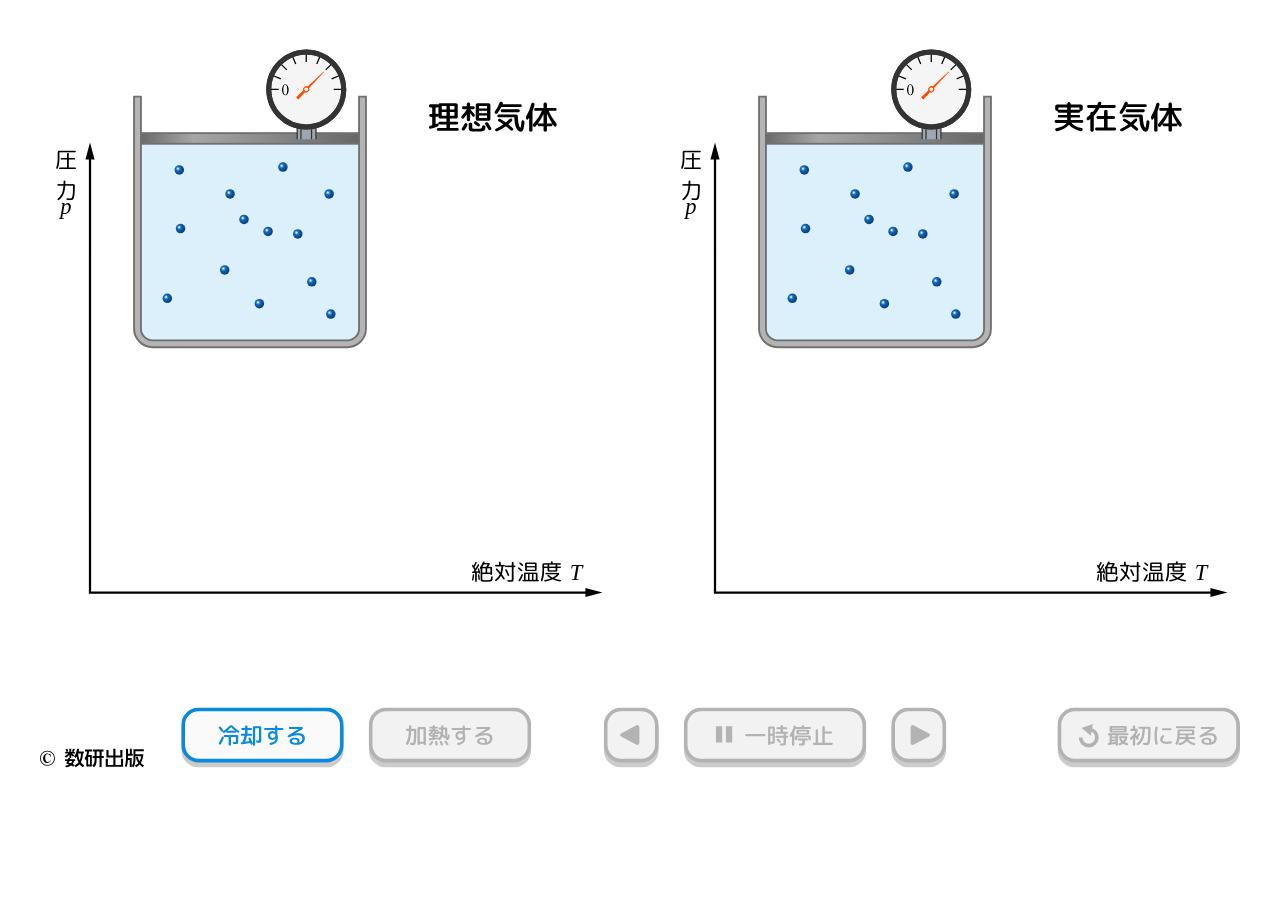
<file: suken_2026_4/CONTENT_03/index.html>
<!DOCTYPE html>
<html lang="ja">

<head>
  <title>等積変化</title>
  <meta charset="UTF-8" />
  <meta name="viewport"
    content="width=device-width, initial-scale=1.0, minimum-scale=1.0, maximum-scale=1.0, user-scalable=0, viewport-fit=cover" />
  <meta name="robots" content="noindex, nofollow" />
  <link rel="stylesheet" href="css/main.css?ts=20260928" />
  <link type="text/css" rel="stylesheet" href="css/jquery-ui.min.css?ts=20260921" />
  <link rel="stylesheet" href="css/index.css?ts=20260928" />
  <script src="js/jquery-3.2.1.min.js?ts=20260921" defer></script>
  <script src="js/jquery-ui.min.js?ts=20260921" defer></script>
  <script src="js/resize.min.js?ts=20260921" defer></script>
  <script src="js/lodash.min.js?ts=20260921" defer></script>
  <script src="js/3D-1.0.3.js?ts=20260929" defer></script>
  <script src="js/config.js?ts=20260921" defer></script>
  <script src="js/snap.svg-min.js?ts=20260921" defer></script>
  <script src="js/matter.js?ts=20260921" defer></script>
  <script src="js/C02.js?ts=20261001b" defer></script>
</head>

<body touch-action="none" oncontextmenu="return false">
  </div>
  <div id="divBody"
    style="position: relative; left: 0px; top: 0px; overflow: hidden; width: 1024px; height: 648px; margin: 0 auto;">
    <svg id="svg_root" width="1024" height="648" viewBox="0 0 1024 648"
      style="position: absolute; left: 0px; top: 0px; user-select: none;">

      <defs>
        <symbol id="_一時停止-invalid" data-name="一時停止-invalid" viewBox="0 0 146 48">
          <g id="_一時停止-valid" data-name="一時停止-valid">
            <rect x="0" y="4" width="146" height="44" rx="14" ry="14" style="fill: #cbcbcb;" />
            <g>
              <rect x="1.5" y="1.5" width="143" height="41" rx="12.5" ry="12.5" style="fill: #f2f2f2;" />
              <path
                d="M132,3c6.07,0,11,4.93,11,11v16c0,6.07-4.93,11-11,11H14c-6.07,0-11-4.93-11-11V14C3,7.93,7.93,3,14,3h118M132,0H14C6.3,0,0,6.3,0,14v16C0,37.7,6.3,44,14,44h118c7.7,0,14-6.3,14-14V14C146,6.3,139.7,0,132,0h0Z"
                style="fill: #b3b3b3;" />
            </g>
            <rect width="146" height="48" style="fill: none;" />
            <g>
              <rect x="25.75" y="15" width="5" height="13" style="fill: #b3b3b3;" />
              <rect x="33.75" y="15" width="5" height="13" style="fill: #b3b3b3;" />
              <g>
                <path
                  d="M50.09,23.04c-.26,0-.49-.09-.67-.27-.18-.18-.27-.4-.27-.67s.09-.49.27-.67c.18-.19.4-.28.67-.28h14.33c.26,0,.49.09.67.28.18.19.27.41.27.67s-.09.49-.27.67c-.18.18-.4.27-.67.27h-14.33Z"
                  style="fill: #b3b3b3;" />
                <path
                  d="M69.02,29.8c-.17.17-.39.26-.64.26s-.47-.09-.64-.26c-.17-.17-.26-.39-.26-.64v-13.01c0-.28.1-.52.3-.72.2-.2.44-.31.71-.31h3.31c.28,0,.52.1.72.31.2.2.31.44.31.72v11.81c0,.28-.1.52-.31.72-.2.2-.44.31-.72.31h-2.39c-.08,0-.13.05-.13.14v.04c0,.25-.09.46-.26.64ZM69.28,16.94v3.92c0,.11.05.16.14.16h1.49c.11,0,.16-.05.16-.16v-3.92c0-.11-.05-.16-.16-.16h-1.49c-.1,0-.14.05-.14.16ZM69.28,22.79v4.43c0,.1.05.14.14.14h1.49c.11,0,.16-.05.16-.14v-4.43c0-.1-.05-.14-.16-.14h-1.49c-.1,0-.14.05-.14.14ZM81.93,21.02c-.11,0-.16.05-.16.14v1.37c0,.1.05.14.16.14h.74c.23,0,.42.08.58.23.16.16.24.35.24.58s-.08.42-.24.58c-.16.16-.36.23-.58.23h-.74c-.11,0-.16.05-.16.16v3.29c0,.46,0,.81-.02,1.07-.01.26-.05.5-.13.73-.07.23-.16.39-.25.49-.1.1-.25.18-.47.26-.22.08-.45.12-.69.13-.25.01-.58.02-1,.02-.53,0-1.01-.01-1.44-.04-.24-.01-.44-.1-.6-.26s-.25-.36-.26-.6c-.01-.22.06-.4.23-.55.16-.15.35-.22.57-.21.37.02.77.04,1.19.04.47,0,.74-.05.83-.14s.13-.39.13-.89v-3.35c0-.11-.05-.16-.16-.16h-5.51c-.23,0-.42-.08-.58-.23-.16-.16-.23-.35-.23-.58s.08-.42.23-.58c.16-.16.35-.23.58-.23h5.51c.11,0,.16-.05.16-.14v-1.37c0-.1-.05-.14-.16-.14h-5.51c-.23,0-.42-.08-.58-.23-.16-.16-.23-.35-.23-.58s.08-.42.23-.58c.16-.16.35-.23.58-.23h3.13c.1,0,.14-.05.14-.16v-1.67c0-.1-.05-.14-.14-.14h-2.39c-.22,0-.4-.08-.55-.23s-.23-.34-.23-.56.08-.4.23-.56c.15-.16.33-.23.55-.23h2.39c.1,0,.14-.05.14-.16v-.67c0-.26.1-.49.29-.68.19-.19.42-.29.68-.29s.49.1.68.29c.19.19.29.42.29.68v.67c0,.11.05.16.16.16h2.52c.22,0,.4.08.55.23.15.16.23.34.23.56s-.08.4-.23.56c-.15.16-.33.23-.55.23h-2.52c-.11,0-.16.05-.16.14v1.67c0,.11.05.16.16.16h3.11c.23,0,.42.08.58.23s.24.35.24.58-.08.42-.24.58c-.16.16-.36.23-.58.23h-.74ZM77.34,26.66c.17.18.25.39.24.63,0,.24-.1.44-.28.61-.17.16-.37.23-.61.22-.24,0-.44-.09-.61-.26-.55-.6-1.05-1.1-1.49-1.51-.17-.17-.26-.37-.27-.59-.01-.23.07-.43.23-.59.18-.17.39-.26.64-.27.25-.01.46.07.64.23.44.41.95.92,1.51,1.53Z"
                  style="fill: #b3b3b3;" />
                <path
                  d="M100.91,15.52c.23,0,.42.08.58.24.16.16.23.36.23.58s-.08.42-.23.57c-.16.15-.35.23-.58.23h-11.07c-.14,0-.26-.02-.36-.07-.1-.05-.16-.03-.18.05-.18.68-.46,1.49-.85,2.43-.04.1-.05.2-.05.31v9.83c0,.25-.09.47-.27.65-.18.18-.4.27-.65.27s-.47-.09-.65-.27c-.18-.18-.27-.4-.27-.65v-7.09s-.01-.04-.04-.04c-.02,0-.04,0-.05,0-.18.32-.35.59-.5.81-.13.19-.32.28-.56.26-.24-.02-.41-.13-.52-.33-.31-.59-.27-1.15.13-1.69,1.32-1.87,2.26-3.99,2.83-6.35.06-.25.19-.45.4-.6s.45-.21.71-.17c.23.04.41.14.56.31s.21.37.2.59c0,.1.04.14.13.14h4.34c.11,0,.16-.05.16-.14v-.25c0-.26.1-.5.29-.69.19-.2.43-.3.7-.3s.51.1.7.3c.19.2.29.43.29.69v.25c0,.1.05.14.16.14h4.43ZM88.85,23.35c0-.28.1-.52.31-.72s.44-.31.72-.31h10.73c.28,0,.52.1.72.31s.31.44.31.72v1.89c0,.26-.09.49-.27.67-.18.19-.4.28-.67.28s-.49-.09-.68-.28c-.19-.19-.28-.41-.28-.67v-1.22c0-.11-.05-.16-.14-.16h-8.75c-.1,0-.14.05-.14.16v1.26c0,.25-.09.47-.28.65-.19.18-.41.27-.66.27s-.47-.09-.65-.27c-.18-.18-.27-.4-.27-.65v-1.93ZM92,21.6h-.86c-.28,0-.52-.1-.72-.31s-.31-.44-.31-.72v-1.69c0-.28.1-.51.31-.71.2-.2.44-.3.72-.3h8.21c.28,0,.52.1.72.3.2.2.31.43.31.71v1.69c0,.28-.1.52-.31.72-.2.2-.44.31-.72.31h-7.34ZM94.01,28.8c.43,0,.68-.04.76-.12.07-.08.11-.35.11-.82v-1.33c0-.11-.05-.16-.16-.16h-2.75c-.23,0-.42-.08-.58-.23-.16-.16-.24-.35-.24-.58s.08-.42.24-.58c.16-.16.36-.23.58-.23h6.52c.23,0,.42.08.58.23.16.16.23.35.23.58s-.08.42-.23.58-.35.23-.58.23h-1.46c-.11,0-.16.05-.16.16v1.28c0,1.19-.14,1.92-.41,2.2-.27.28-.98.41-2.11.41-.34,0-.83-.02-1.49-.05-.23-.01-.42-.1-.58-.25s-.25-.35-.26-.59c-.01-.22.06-.4.22-.55.16-.15.35-.22.57-.21.38.02.79.04,1.22.04ZM92,19.37v.77c0,.11.05.16.16.16h6.12c.11,0,.16-.05.16-.16v-.77c0-.1-.05-.14-.16-.14h-6.12c-.11,0-.16.05-.16.14Z"
                  style="fill: #b3b3b3;" />
                <path
                  d="M104.09,29.92c-.24,0-.44-.08-.6-.25s-.24-.37-.24-.59.08-.43.24-.59.36-.25.6-.25h1.3c.1,0,.14-.05.14-.16v-9.79c0-.26.09-.49.28-.67.19-.19.41-.28.67-.28s.49.09.67.28c.18.19.27.41.27.67v9.79c0,.11.05.16.16.16h3.13c.11,0,.16-.05.16-.16v-12.38c0-.28.09-.5.28-.68.19-.18.41-.27.68-.27s.51.09.69.28c.19.19.28.41.28.67v3.24c0,.11.05.16.16.16h4.84c.24,0,.44.08.59.23.16.16.23.35.23.59s-.08.44-.23.59c-.16.16-.35.23-.59.23h-4.84c-.11,0-.16.05-.16.16v7.16c0,.11.05.16.16.16h5.45c.24,0,.44.08.6.25s.24.37.24.59-.08.43-.24.59-.36.25-.6.25h-14.33Z"
                  style="fill: #b3b3b3;" />
              </g>
            </g>
            <rect width="146" height="48" style="fill: none;" />
            <rect width="146" height="48" style="fill: none;" />
          </g>
        </symbol>
        <symbol id="_一時停止-push" data-name="一時停止-push" viewBox="0 0 146 48">
          <g>
            <rect x="0" y="4" width="146" height="44" rx="14" ry="14" style="fill: #0b89dd;" />
            <rect width="146" height="48" style="fill: none;" />
            <g>
              <rect x="25.75" y="19" width="5" height="13" style="fill: #fff;" />
              <rect x="33.75" y="19" width="5" height="13" style="fill: #fff;" />
              <g>
                <path
                  d="M50.09,27.04c-.26,0-.49-.09-.67-.27-.18-.18-.27-.4-.27-.67s.09-.49.27-.67c.18-.19.4-.28.67-.28h14.33c.26,0,.49.09.67.28.18.19.27.41.27.67s-.09.49-.27.67c-.18.18-.4.27-.67.27h-14.33Z"
                  style="fill: #fff;" />
                <path
                  d="M69.02,33.8c-.17.17-.39.26-.64.26s-.47-.09-.64-.26c-.17-.17-.26-.39-.26-.64v-13.01c0-.28.1-.52.3-.72.2-.2.44-.31.71-.31h3.31c.28,0,.52.1.72.31.2.2.31.44.31.72v11.81c0,.28-.1.52-.31.72-.2.2-.44.31-.72.31h-2.39c-.08,0-.13.05-.13.14v.04c0,.25-.09.46-.26.64ZM69.28,20.94v3.92c0,.11.05.16.14.16h1.49c.11,0,.16-.05.16-.16v-3.92c0-.11-.05-.16-.16-.16h-1.49c-.1,0-.14.05-.14.16ZM69.28,26.79v4.43c0,.1.05.14.14.14h1.49c.11,0,.16-.05.16-.14v-4.43c0-.1-.05-.14-.16-.14h-1.49c-.1,0-.14.05-.14.14ZM81.93,25.02c-.11,0-.16.05-.16.14v1.37c0,.1.05.14.16.14h.74c.23,0,.42.08.58.23.16.16.24.35.24.58s-.08.42-.24.58c-.16.16-.36.23-.58.23h-.74c-.11,0-.16.05-.16.16v3.29c0,.46,0,.81-.02,1.07-.01.26-.05.5-.13.73-.07.23-.16.39-.25.49-.1.1-.25.18-.47.26-.22.08-.45.12-.69.13-.25.01-.58.02-1,.02-.53,0-1.01-.01-1.44-.04-.24-.01-.44-.1-.6-.26s-.25-.36-.26-.6c-.01-.22.06-.4.23-.55.16-.15.35-.22.57-.21.37.02.77.04,1.19.04.47,0,.74-.05.83-.14s.13-.39.13-.89v-3.35c0-.11-.05-.16-.16-.16h-5.51c-.23,0-.42-.08-.58-.23-.16-.16-.23-.35-.23-.58s.08-.42.23-.58c.16-.16.35-.23.58-.23h5.51c.11,0,.16-.05.16-.14v-1.37c0-.1-.05-.14-.16-.14h-5.51c-.23,0-.42-.08-.58-.23-.16-.16-.23-.35-.23-.58s.08-.42.23-.58c.16-.16.35-.23.58-.23h3.13c.1,0,.14-.05.14-.16v-1.67c0-.1-.05-.14-.14-.14h-2.39c-.22,0-.4-.08-.55-.23s-.23-.34-.23-.56.08-.4.23-.56c.15-.16.33-.23.55-.23h2.39c.1,0,.14-.05.14-.16v-.67c0-.26.1-.49.29-.68.19-.19.42-.29.68-.29s.49.1.68.29c.19.19.29.42.29.68v.67c0,.11.05.16.16.16h2.52c.22,0,.4.08.55.23.15.16.23.34.23.56s-.08.4-.23.56c-.15.16-.33.23-.55.23h-2.52c-.11,0-.16.05-.16.14v1.67c0,.11.05.16.16.16h3.11c.23,0,.42.08.58.23s.24.35.24.58-.08.42-.24.58c-.16.16-.36.23-.58.23h-.74ZM77.34,30.66c.17.18.25.39.24.63,0,.24-.1.44-.28.61-.17.16-.37.23-.61.22-.24,0-.44-.09-.61-.26-.55-.6-1.05-1.1-1.49-1.51-.17-.17-.26-.37-.27-.59-.01-.23.07-.43.23-.59.18-.17.39-.26.64-.27.25-.01.46.07.64.23.44.41.95.92,1.51,1.53Z"
                  style="fill: #fff;" />
                <path
                  d="M100.91,19.52c.23,0,.42.08.58.24.16.16.23.36.23.58s-.08.42-.23.57c-.16.15-.35.23-.58.23h-11.07c-.14,0-.26-.02-.36-.07-.1-.05-.16-.03-.18.05-.18.68-.46,1.49-.85,2.43-.04.1-.05.2-.05.31v9.83c0,.25-.09.47-.27.65-.18.18-.4.27-.65.27s-.47-.09-.65-.27c-.18-.18-.27-.4-.27-.65v-7.09s-.01-.04-.04-.04c-.02,0-.04,0-.05,0-.18.32-.35.59-.5.81-.13.19-.32.28-.56.26-.24-.02-.41-.13-.52-.33-.31-.59-.27-1.15.13-1.69,1.32-1.87,2.26-3.99,2.83-6.35.06-.25.19-.45.4-.6s.45-.21.71-.17c.23.04.41.14.56.31s.21.37.2.59c0,.1.04.14.13.14h4.34c.11,0,.16-.05.16-.14v-.25c0-.26.1-.5.29-.69.19-.2.43-.3.7-.3s.51.1.7.3c.19.2.29.43.29.69v.25c0,.1.05.14.16.14h4.43ZM88.85,27.35c0-.28.1-.52.31-.72s.44-.31.72-.31h10.73c.28,0,.52.1.72.31s.31.44.31.72v1.89c0,.26-.09.49-.27.67-.18.19-.4.28-.67.28s-.49-.09-.68-.28c-.19-.19-.28-.41-.28-.67v-1.22c0-.11-.05-.16-.14-.16h-8.75c-.1,0-.14.05-.14.16v1.26c0,.25-.09.47-.28.65-.19.18-.41.27-.66.27s-.47-.09-.65-.27c-.18-.18-.27-.4-.27-.65v-1.93ZM92,25.6h-.86c-.28,0-.52-.1-.72-.31s-.31-.44-.31-.72v-1.69c0-.28.1-.51.31-.71.2-.2.44-.3.72-.3h8.21c.28,0,.52.1.72.3.2.2.31.43.31.71v1.69c0,.28-.1.52-.31.72-.2.2-.44.31-.72.31h-7.34ZM94.01,32.8c.43,0,.68-.04.76-.12.07-.08.11-.35.11-.82v-1.33c0-.11-.05-.16-.16-.16h-2.75c-.23,0-.42-.08-.58-.23-.16-.16-.24-.35-.24-.58s.08-.42.24-.58c.16-.16.36-.23.58-.23h6.52c.23,0,.42.08.58.23.16.16.23.35.23.58s-.08.42-.23.58-.35.23-.58.23h-1.46c-.11,0-.16.05-.16.16v1.28c0,1.19-.14,1.92-.41,2.2-.27.28-.98.41-2.11.41-.34,0-.83-.02-1.49-.05-.23-.01-.42-.1-.58-.25s-.25-.35-.26-.59c-.01-.22.06-.4.22-.55.16-.15.35-.22.57-.21.38.02.79.04,1.22.04ZM92,23.37v.77c0,.11.05.16.16.16h6.12c.11,0,.16-.05.16-.16v-.77c0-.1-.05-.14-.16-.14h-6.12c-.11,0-.16.05-.16.14Z"
                  style="fill: #fff;" />
                <path
                  d="M104.09,33.92c-.24,0-.44-.08-.6-.25s-.24-.37-.24-.59.08-.43.24-.59.36-.25.6-.25h1.3c.1,0,.14-.05.14-.16v-9.79c0-.26.09-.49.28-.67.19-.19.41-.28.67-.28s.49.09.67.28c.18.19.27.41.27.67v9.79c0,.11.05.16.16.16h3.13c.11,0,.16-.05.16-.16v-12.38c0-.28.09-.5.28-.68.19-.18.41-.27.68-.27s.51.09.69.28c.19.19.28.41.28.67v3.24c0,.11.05.16.16.16h4.84c.24,0,.44.08.59.23.16.16.23.35.23.59s-.08.44-.23.59c-.16.16-.35.23-.59.23h-4.84c-.11,0-.16.05-.16.16v7.16c0,.11.05.16.16.16h5.45c.24,0,.44.08.6.25s.24.37.24.59-.08.43-.24.59-.36.25-.6.25h-14.33Z"
                  style="fill: #fff;" />
              </g>
            </g>
            <rect width="146" height="48" style="fill: none;" />
            <rect width="146" height="48" style="fill: none;" />
          </g>
        </symbol>
        <symbol id="_一時停止-valid-2" data-name="一時停止-valid" viewBox="0 0 146 48">
          <g>
            <rect x="0" y="4" width="146" height="44" rx="14" ry="14" style="fill: #cbcbcb;" />
            <g>
              <rect x="1.5" y="1.5" width="143" height="41" rx="12.5" ry="12.5" style="fill: #fafafa;" />
              <path
                d="M132,3c6.07,0,11,4.93,11,11v16c0,6.07-4.93,11-11,11H14c-6.07,0-11-4.93-11-11V14C3,7.93,7.93,3,14,3h118M132,0H14C6.3,0,0,6.3,0,14v16C0,37.7,6.3,44,14,44h118c7.7,0,14-6.3,14-14V14C146,6.3,139.7,0,132,0h0Z"
                style="fill: #0b89dd;" />
            </g>
            <rect width="146" height="48" style="fill: none;" />
            <g>
              <rect x="25.75" y="15" width="5" height="13" style="fill: #0b89dd;" />
              <rect x="33.75" y="15" width="5" height="13" style="fill: #0b89dd;" />
              <g>
                <path
                  d="M50.09,23.04c-.26,0-.49-.09-.67-.27-.18-.18-.27-.4-.27-.67s.09-.49.27-.67c.18-.19.4-.28.67-.28h14.33c.26,0,.49.09.67.28.18.19.27.41.27.67s-.09.49-.27.67c-.18.18-.4.27-.67.27h-14.33Z"
                  style="fill: #0b89dd;" />
                <path
                  d="M69.02,29.8c-.17.17-.39.26-.64.26s-.47-.09-.64-.26c-.17-.17-.26-.39-.26-.64v-13.01c0-.28.1-.52.3-.72.2-.2.44-.31.71-.31h3.31c.28,0,.52.1.72.31.2.2.31.44.31.72v11.81c0,.28-.1.52-.31.72-.2.2-.44.31-.72.31h-2.39c-.08,0-.13.05-.13.14v.04c0,.25-.09.46-.26.64ZM69.28,16.94v3.92c0,.11.05.16.14.16h1.49c.11,0,.16-.05.16-.16v-3.92c0-.11-.05-.16-.16-.16h-1.49c-.1,0-.14.05-.14.16ZM69.28,22.79v4.43c0,.1.05.14.14.14h1.49c.11,0,.16-.05.16-.14v-4.43c0-.1-.05-.14-.16-.14h-1.49c-.1,0-.14.05-.14.14ZM81.93,21.02c-.11,0-.16.05-.16.14v1.37c0,.1.05.14.16.14h.74c.23,0,.42.08.58.23.16.16.24.35.24.58s-.08.42-.24.58c-.16.16-.36.23-.58.23h-.74c-.11,0-.16.05-.16.16v3.29c0,.46,0,.81-.02,1.07-.01.26-.05.5-.13.73-.07.23-.16.39-.25.49-.1.1-.25.18-.47.26-.22.08-.45.12-.69.13-.25.01-.58.02-1,.02-.53,0-1.01-.01-1.44-.04-.24-.01-.44-.1-.6-.26s-.25-.36-.26-.6c-.01-.22.06-.4.23-.55.16-.15.35-.22.57-.21.37.02.77.04,1.19.04.47,0,.74-.05.83-.14s.13-.39.13-.89v-3.35c0-.11-.05-.16-.16-.16h-5.51c-.23,0-.42-.08-.58-.23-.16-.16-.23-.35-.23-.58s.08-.42.23-.58c.16-.16.35-.23.58-.23h5.51c.11,0,.16-.05.16-.14v-1.37c0-.1-.05-.14-.16-.14h-5.51c-.23,0-.42-.08-.58-.23-.16-.16-.23-.35-.23-.58s.08-.42.23-.58c.16-.16.35-.23.58-.23h3.13c.1,0,.14-.05.14-.16v-1.67c0-.1-.05-.14-.14-.14h-2.39c-.22,0-.4-.08-.55-.23s-.23-.34-.23-.56.08-.4.23-.56c.15-.16.33-.23.55-.23h2.39c.1,0,.14-.05.14-.16v-.67c0-.26.1-.49.29-.68.19-.19.42-.29.68-.29s.49.1.68.29c.19.19.29.42.29.68v.67c0,.11.05.16.16.16h2.52c.22,0,.4.08.55.23.15.16.23.34.23.56s-.08.4-.23.56c-.15.16-.33.23-.55.23h-2.52c-.11,0-.16.05-.16.14v1.67c0,.11.05.16.16.16h3.11c.23,0,.42.08.58.23s.24.35.24.58-.08.42-.24.58c-.16.16-.36.23-.58.23h-.74ZM77.34,26.66c.17.18.25.39.24.63,0,.24-.1.44-.28.61-.17.16-.37.23-.61.22-.24,0-.44-.09-.61-.26-.55-.6-1.05-1.1-1.49-1.51-.17-.17-.26-.37-.27-.59-.01-.23.07-.43.23-.59.18-.17.39-.26.64-.27.25-.01.46.07.64.23.44.41.95.92,1.51,1.53Z"
                  style="fill: #0b89dd;" />
                <path
                  d="M100.91,15.52c.23,0,.42.08.58.24.16.16.23.36.23.58s-.08.42-.23.57c-.16.15-.35.23-.58.23h-11.07c-.14,0-.26-.02-.36-.07-.1-.05-.16-.03-.18.05-.18.68-.46,1.49-.85,2.43-.04.1-.05.2-.05.31v9.83c0,.25-.09.47-.27.65-.18.18-.4.27-.65.27s-.47-.09-.65-.27c-.18-.18-.27-.4-.27-.65v-7.09s-.01-.04-.04-.04c-.02,0-.04,0-.05,0-.18.32-.35.59-.5.81-.13.19-.32.28-.56.26-.24-.02-.41-.13-.52-.33-.31-.59-.27-1.15.13-1.69,1.32-1.87,2.26-3.99,2.83-6.35.06-.25.19-.45.4-.6s.45-.21.71-.17c.23.04.41.14.56.31s.21.37.2.59c0,.1.04.14.13.14h4.34c.11,0,.16-.05.16-.14v-.25c0-.26.1-.5.29-.69.19-.2.43-.3.7-.3s.51.1.7.3c.19.2.29.43.29.69v.25c0,.1.05.14.16.14h4.43ZM88.85,23.35c0-.28.1-.52.31-.72s.44-.31.72-.31h10.73c.28,0,.52.1.72.31s.31.44.31.72v1.89c0,.26-.09.49-.27.67-.18.19-.4.28-.67.28s-.49-.09-.68-.28c-.19-.19-.28-.41-.28-.67v-1.22c0-.11-.05-.16-.14-.16h-8.75c-.1,0-.14.05-.14.16v1.26c0,.25-.09.47-.28.65-.19.18-.41.27-.66.27s-.47-.09-.65-.27c-.18-.18-.27-.4-.27-.65v-1.93ZM92,21.6h-.86c-.28,0-.52-.1-.72-.31s-.31-.44-.31-.72v-1.69c0-.28.1-.51.31-.71.2-.2.44-.3.72-.3h8.21c.28,0,.52.1.72.3.2.2.31.43.31.71v1.69c0,.28-.1.52-.31.72-.2.2-.44.31-.72.31h-7.34ZM94.01,28.8c.43,0,.68-.04.76-.12.07-.08.11-.35.11-.82v-1.33c0-.11-.05-.16-.16-.16h-2.75c-.23,0-.42-.08-.58-.23-.16-.16-.24-.35-.24-.58s.08-.42.24-.58c.16-.16.36-.23.58-.23h6.52c.23,0,.42.08.58.23.16.16.23.35.23.58s-.08.42-.23.58-.35.23-.58.23h-1.46c-.11,0-.16.05-.16.16v1.28c0,1.19-.14,1.92-.41,2.2-.27.28-.98.41-2.11.41-.34,0-.83-.02-1.49-.05-.23-.01-.42-.1-.58-.25s-.25-.35-.26-.59c-.01-.22.06-.4.22-.55.16-.15.35-.22.57-.21.38.02.79.04,1.22.04ZM92,19.37v.77c0,.11.05.16.16.16h6.12c.11,0,.16-.05.16-.16v-.77c0-.1-.05-.14-.16-.14h-6.12c-.11,0-.16.05-.16.14Z"
                  style="fill: #0b89dd;" />
                <path
                  d="M104.09,29.92c-.24,0-.44-.08-.6-.25s-.24-.37-.24-.59.08-.43.24-.59.36-.25.6-.25h1.3c.1,0,.14-.05.14-.16v-9.79c0-.26.09-.49.28-.67.19-.19.41-.28.67-.28s.49.09.67.28c.18.19.27.41.27.67v9.79c0,.11.05.16.16.16h3.13c.11,0,.16-.05.16-.16v-12.38c0-.28.09-.5.28-.68.19-.18.41-.27.68-.27s.51.09.69.28c.19.19.28.41.28.67v3.24c0,.11.05.16.16.16h4.84c.24,0,.44.08.59.23.16.16.23.35.23.59s-.08.44-.23.59c-.16.16-.35.23-.59.23h-4.84c-.11,0-.16.05-.16.16v7.16c0,.11.05.16.16.16h5.45c.24,0,.44.08.6.25s.24.37.24.59-.08.43-.24.59-.36.25-.6.25h-14.33Z"
                  style="fill: #0b89dd;" />
              </g>
            </g>
            <rect width="146" height="48" style="fill: none;" />
            <rect width="146" height="48" style="fill: none;" />
          </g>
        </symbol>
        <symbol id="_再開-push" data-name="再開-push" viewBox="0 0 146 48">
          <g>
            <g id="_最初に戻る-invalid" data-name="最初に戻る-invalid">
              <rect width="146" height="48" style="fill: none;" />
            </g>
            <g id="_一時停止-off" data-name="一時停止-off">
              <rect y="4" width="146" height="44" rx="14" ry="14" style="fill: #0b89dd;" />
            </g>
            <g>
              <polygon points="41.7 33.99 41.7 18.99 54.7 26.49 41.7 33.99" style="fill: #fff;" />
              <g>
                <path
                  d="M65.13,29.96c-.22,0-.4-.07-.56-.23-.16-.15-.23-.33-.23-.55s.08-.4.23-.56.34-.23.56-.23h.81c.11,0,.16-.05.16-.16v-5.38c0-.28.1-.52.3-.72.2-.2.43-.31.71-.31h4.41c.11,0,.16-.05.16-.16v-1.03c0-.11-.05-.16-.16-.16h-5.78c-.2,0-.38-.08-.54-.23-.16-.16-.23-.34-.23-.54s.08-.38.23-.53.34-.23.54-.23h14.13c.2,0,.38.08.53.23.15.15.23.33.23.53s-.08.38-.23.54c-.15.16-.33.23-.53.23h-6.19c-.11,0-.16.05-.16.16v1.03c0,.11.05.16.16.16h4.81c.28,0,.52.1.72.31.2.2.31.44.31.72v5.38c0,.11.05.16.14.16h.81c.22,0,.4.08.56.23.16.16.23.34.23.56s-.08.4-.23.55c-.16.15-.34.23-.56.23h-.81c-.1,0-.14.05-.14.16v1.96c0,1.13-.13,1.81-.39,2.06-.26.25-.97.37-2.13.37-.34,0-.88-.02-1.64-.05-.23-.01-.42-.1-.58-.26-.16-.16-.25-.36-.26-.58-.01-.22.06-.4.22-.56.16-.16.34-.23.56-.22.68.04,1.15.05,1.39.05.46,0,.73-.04.82-.13s.14-.32.14-.72v-1.93c0-.11-.05-.16-.16-.16h-9.32c-.11,0-.16.05-.16.16v3.55c0,.26-.09.49-.27.67s-.4.27-.67.27-.49-.09-.67-.27-.27-.4-.27-.67v-3.55c0-.11-.05-.16-.16-.16h-.81ZM67.98,23.46v1.4c0,.11.05.16.16.16h3.38c.11,0,.16-.05.16-.16v-1.4c0-.11-.05-.16-.16-.16h-3.38c-.11,0-.16.05-.16.16ZM67.98,26.57v1.66c0,.11.05.16.16.16h3.38c.11,0,.16-.05.16-.16v-1.66c0-.11-.05-.16-.16-.16h-3.38c-.11,0-.16.05-.16.16ZM73.52,23.46v1.4c0,.11.05.16.16.16h3.78c.11,0,.16-.05.16-.16v-1.4c0-.11-.05-.16-.16-.16h-3.78c-.11,0-.16.05-.16.16ZM73.52,26.57v1.66c0,.11.05.16.16.16h3.78c.11,0,.16-.05.16-.16v-1.66c0-.11-.05-.16-.16-.16h-3.78c-.11,0-.16.05-.16.16Z"
                  style="fill: #fff;" />
                <path
                  d="M89.13,34.19c-.18.18-.4.27-.67.27s-.49-.09-.67-.27c-.18-.18-.27-.4-.27-.67v-13.73c0-.28.1-.52.3-.72.2-.2.44-.31.71-.31h5.17c.28,0,.52.1.72.31.2.2.31.44.31.72v4.7c0,.28-.1.52-.31.72-.2.2-.44.31-.72.31h-4.14c-.11,0-.16.05-.16.16v7.85c0,.26-.09.49-.27.67ZM89.4,20.45v.99c0,.11.05.16.16.16h3.15c.11,0,.16-.05.16-.16v-.99c0-.11-.05-.16-.16-.16h-3.15c-.11,0-.16.05-.16.16ZM89.4,23.01v1.01c0,.1.05.14.16.14h3.15c.11,0,.16-.05.16-.14v-1.01c0-.1-.05-.14-.16-.14h-3.15c-.11,0-.16.05-.16.14ZM91.11,32.53c.64-.55,1.07-1.14,1.3-1.76.02-.08-.01-.13-.11-.13h-1.12c-.19,0-.35-.07-.48-.2-.13-.13-.19-.29-.19-.49s.06-.35.19-.48.29-.19.48-.19h1.33c.11,0,.16-.05.16-.16v-1.03c0-.11-.05-.16-.16-.16h-.97c-.2,0-.38-.07-.51-.22-.14-.14-.21-.31-.21-.5s.07-.36.21-.5c.14-.14.31-.22.51-.22h7.38c.2,0,.37.07.51.22s.21.31.21.5-.07.36-.21.5-.31.22-.51.22h-.83c-.11,0-.16.05-.16.16v1.03c0,.11.05.16.16.16h1.15c.19,0,.35.06.48.19s.19.29.19.48-.06.35-.19.49c-.13.13-.29.2-.48.2h-1.15c-.11,0-.16.05-.16.16v2.27c0,.25-.09.46-.26.64-.17.17-.39.26-.64.26s-.47-.09-.64-.26c-.17-.17-.26-.39-.26-.64v-2.27c0-.11-.05-.16-.14-.16h-1.58c-.1,0-.16.05-.18.16-.26,1.07-.82,1.99-1.66,2.75-.19.18-.43.28-.7.29-.28.01-.53-.07-.76-.23-.18-.13-.27-.31-.26-.53,0-.22.09-.41.26-.55ZM94.42,28.88v.27c0,.1.05.14.14.14h1.42c.1,0,.14-.05.14-.16v-1.03c0-.11-.05-.16-.14-.16h-1.4c-.11,0-.16.05-.16.16v.77ZM102.07,18.76c.28,0,.52.1.72.31.2.2.31.44.31.72v11.97c0,1.19-.14,1.92-.41,2.21-.28.28-1,.42-2.16.42-.19,0-.52-.02-.99-.05-.23-.01-.42-.1-.58-.25-.16-.16-.25-.35-.26-.59-.01-.22.06-.4.21-.55s.33-.22.55-.21c.5.02.76.04.77.04.47,0,.75-.05.85-.14s.14-.36.14-.82v-6.14c0-.11-.05-.16-.16-.16h-4.32c-.28,0-.51-.1-.71-.31-.2-.2-.3-.44-.3-.72v-4.7c0-.28.1-.52.3-.72.2-.2.44-.31.71-.31h5.35ZM101.2,21.44v-.99c0-.11-.05-.16-.16-.16h-3.33c-.11,0-.16.05-.16.16v.99c0,.11.05.16.16.16h3.33c.11,0,.16-.05.16-.16ZM101.2,24.02v-1.01c0-.1-.05-.14-.16-.14h-3.33c-.11,0-.16.05-.16.14v1.01c0,.1.05.14.16.14h3.33c.11,0,.16-.05.16-.14Z"
                  style="fill: #fff;" />
              </g>
            </g>
          </g>
        </symbol>
        <symbol id="_再開-valid" data-name="再開-valid" viewBox="0 0 146 48">
          <g>
            <g id="_最初に戻る-invalid-2" data-name="最初に戻る-invalid">
              <rect x="0" y="4" width="146" height="44" rx="14" ry="14" style="fill: #ccc;" />
            </g>
            <g id="_一時停止-off-2" data-name="一時停止-off">
              <g>
                <rect x="1.5" y="1.5" width="143" height="41" rx="12.5" ry="12.5" style="fill: #fafafa;" />
                <path
                  d="M132,3c6.07,0,11,4.93,11,11v16c0,6.07-4.93,11-11,11H14c-6.07,0-11-4.93-11-11V14C3,7.93,7.93,3,14,3h118M132,0H14C6.3,0,0,6.3,0,14v16c0,7.7,6.3,14,14,14h118c7.7,0,14-6.3,14-14V14c0-7.7-6.3-14-14-14h0Z"
                  style="fill: #0b89dd;" />
              </g>
            </g>
            <g>
              <polygon points="41.7 29.99 41.7 14.99 54.7 22.49 41.7 29.99" style="fill: #0b89dd;" />
              <g>
                <path
                  d="M65.13,25.96c-.22,0-.4-.07-.56-.23-.16-.15-.23-.33-.23-.55s.08-.4.23-.56.34-.23.56-.23h.81c.11,0,.16-.05.16-.16v-5.38c0-.28.1-.52.3-.72.2-.2.43-.31.71-.31h4.41c.11,0,.16-.05.16-.16v-1.03c0-.11-.05-.16-.16-.16h-5.78c-.2,0-.38-.08-.54-.23-.16-.16-.23-.34-.23-.54s.08-.38.23-.53.34-.23.54-.23h14.13c.2,0,.38.08.53.23.15.15.23.33.23.53s-.08.38-.23.54c-.15.16-.33.23-.53.23h-6.19c-.11,0-.16.05-.16.16v1.03c0,.11.05.16.16.16h4.81c.28,0,.52.1.72.31.2.2.31.44.31.72v5.38c0,.11.05.16.14.16h.81c.22,0,.4.08.56.23.16.16.23.34.23.56s-.08.4-.23.55c-.16.15-.34.23-.56.23h-.81c-.1,0-.14.05-.14.16v1.96c0,1.13-.13,1.81-.39,2.06-.26.25-.97.37-2.13.37-.34,0-.88-.02-1.64-.05-.23-.01-.42-.1-.58-.26-.16-.16-.25-.36-.26-.58-.01-.22.06-.4.22-.56.16-.16.34-.23.56-.22.68.04,1.15.05,1.39.05.46,0,.73-.04.82-.13s.14-.32.14-.72v-1.93c0-.11-.05-.16-.16-.16h-9.32c-.11,0-.16.05-.16.16v3.55c0,.26-.09.49-.27.67s-.4.27-.67.27-.49-.09-.67-.27-.27-.4-.27-.67v-3.55c0-.11-.05-.16-.16-.16h-.81ZM67.98,19.46v1.4c0,.11.05.16.16.16h3.38c.11,0,.16-.05.16-.16v-1.4c0-.11-.05-.16-.16-.16h-3.38c-.11,0-.16.05-.16.16ZM67.98,22.57v1.66c0,.11.05.16.16.16h3.38c.11,0,.16-.05.16-.16v-1.66c0-.11-.05-.16-.16-.16h-3.38c-.11,0-.16.05-.16.16ZM73.52,19.46v1.4c0,.11.05.16.16.16h3.78c.11,0,.16-.05.16-.16v-1.4c0-.11-.05-.16-.16-.16h-3.78c-.11,0-.16.05-.16.16ZM73.52,22.57v1.66c0,.11.05.16.16.16h3.78c.11,0,.16-.05.16-.16v-1.66c0-.11-.05-.16-.16-.16h-3.78c-.11,0-.16.05-.16.16Z"
                  style="fill: #0b89dd;" />
                <path
                  d="M89.13,30.19c-.18.18-.4.27-.67.27s-.49-.09-.67-.27c-.18-.18-.27-.4-.27-.67v-13.73c0-.28.1-.52.3-.72.2-.2.44-.31.71-.31h5.17c.28,0,.52.1.72.31.2.2.31.44.31.72v4.7c0,.28-.1.52-.31.72-.2.2-.44.31-.72.31h-4.14c-.11,0-.16.05-.16.16v7.85c0,.26-.09.49-.27.67ZM89.4,16.45v.99c0,.11.05.16.16.16h3.15c.11,0,.16-.05.16-.16v-.99c0-.11-.05-.16-.16-.16h-3.15c-.11,0-.16.05-.16.16ZM89.4,19.01v1.01c0,.1.05.14.16.14h3.15c.11,0,.16-.05.16-.14v-1.01c0-.1-.05-.14-.16-.14h-3.15c-.11,0-.16.05-.16.14ZM91.11,28.53c.64-.55,1.07-1.14,1.3-1.76.02-.08-.01-.13-.11-.13h-1.12c-.19,0-.35-.07-.48-.2-.13-.13-.19-.29-.19-.49s.06-.35.19-.48.29-.19.48-.19h1.33c.11,0,.16-.05.16-.16v-1.03c0-.11-.05-.16-.16-.16h-.97c-.2,0-.38-.07-.51-.22-.14-.14-.21-.31-.21-.5s.07-.36.21-.5c.14-.14.31-.22.51-.22h7.38c.2,0,.37.07.51.22s.21.31.21.5-.07.36-.21.5-.31.22-.51.22h-.83c-.11,0-.16.05-.16.16v1.03c0,.11.05.16.16.16h1.15c.19,0,.35.06.48.19s.19.29.19.48-.06.35-.19.49c-.13.13-.29.2-.48.2h-1.15c-.11,0-.16.05-.16.16v2.27c0,.25-.09.46-.26.64-.17.17-.39.26-.64.26s-.47-.09-.64-.26c-.17-.17-.26-.39-.26-.64v-2.27c0-.11-.05-.16-.14-.16h-1.58c-.1,0-.16.05-.18.16-.26,1.07-.82,1.99-1.66,2.75-.19.18-.43.28-.7.29-.28.01-.53-.07-.76-.23-.18-.13-.27-.31-.26-.53,0-.22.09-.41.26-.55ZM94.42,24.88v.27c0,.1.05.14.14.14h1.42c.1,0,.14-.05.14-.16v-1.03c0-.11-.05-.16-.14-.16h-1.4c-.11,0-.16.05-.16.16v.77ZM102.07,14.76c.28,0,.52.1.72.31.2.2.31.44.31.72v11.97c0,1.19-.14,1.92-.41,2.21-.28.28-1,.42-2.16.42-.19,0-.52-.02-.99-.05-.23-.01-.42-.1-.58-.25-.16-.16-.25-.35-.26-.59-.01-.22.06-.4.21-.55s.33-.22.55-.21c.5.02.76.04.77.04.47,0,.75-.05.85-.14s.14-.36.14-.82v-6.14c0-.11-.05-.16-.16-.16h-4.32c-.28,0-.51-.1-.71-.31-.2-.2-.3-.44-.3-.72v-4.7c0-.28.1-.52.3-.72.2-.2.44-.31.71-.31h5.35ZM101.2,17.44v-.99c0-.11-.05-.16-.16-.16h-3.33c-.11,0-.16.05-.16.16v.99c0,.11.05.16.16.16h3.33c.11,0,.16-.05.16-.16ZM101.2,20.02v-1.01c0-.1-.05-.14-.16-.14h-3.33c-.11,0-.16.05-.16.14v1.01c0,.1.05.14.16.14h3.33c.11,0,.16-.05.16-.14Z"
                  style="fill: #0b89dd;" />
              </g>
            </g>
          </g>
        </symbol>
        <symbol xmlns="http://www.w3.org/2000/svg" id="_冷却する-vaild" data-name="冷却する-vaild" viewBox="0 0 130 48">
          <g id="_減圧する-valid" data-name="減圧する-valid">
            <g id="_最初に戻る-valid" data-name="最初に戻る-valid">
              <rect x="0" y="4" width="130" height="44" rx="14" ry="14" style="fill: #cbcbcb;" />
              <g>
                <rect x="1.5" y="1.5" width="127" height="41" rx="12.5" ry="12.5" style="fill: #fafafa;" />
                <path
                  d="M116,3c6.07,0,11,4.93,11,11v16c0,6.07-4.93,11-11,11H14c-6.07,0-11-4.93-11-11V14C3,7.93,7.93,3,14,3h102M116,0H14C6.3,0,0,6.3,0,14v16C0,37.7,6.3,44,14,44h102c7.7,0,14-6.3,14-14V14c0-7.7-6.3-14-14-14h0Z"
                  style="fill: #0b89dd;" />
              </g>
              <rect y="0" width="130" height="48" style="fill: none;" />
              <g>
                <path
                  d="M30.44,29.59c-.22-.13-.35-.32-.4-.58-.05-.25-.02-.49.12-.7.88-1.44,1.61-2.96,2.21-4.57.08-.23.23-.39.45-.5.22-.1.44-.11.67-.03.24.08.41.24.52.46s.12.45.04.67c-.64,1.82-1.4,3.47-2.3,4.93-.13.23-.32.37-.58.42-.25.05-.49.02-.72-.12ZM46.26,19.8c-.1.2-.25.34-.46.4-.21.07-.41.04-.6-.08-.62-.41-1.04-.7-1.26-.86-.06-.02-.09,0-.09.05,0,.23-.08.43-.24.59s-.36.25-.6.25h-6.32c-.2,0-.38-.07-.53-.22s-.22-.33-.22-.53c0-.02,0-.04-.03-.05s-.04,0-.06.02c-.42.32-.88.65-1.37.99-.19.13-.4.16-.62.09-.22-.07-.38-.22-.46-.43-.1-.24-.11-.47-.04-.7.01-.01,0-.03,0-.04s-.03-.02-.05,0c-.01,0-.02,0-.04.02-.01.01-.02.02-.04.04-.2.13-.43.17-.67.13-.24-.05-.43-.17-.56-.38-.55-.83-1.15-1.66-1.8-2.48-.14-.19-.2-.4-.15-.64.04-.23.16-.41.35-.53.2-.14.43-.2.68-.16.25.04.45.16.62.36.7.9,1.3,1.72,1.8,2.47.14.22.19.44.13.68,0,.02,0,.04.02.05.01.01.02.01.04,0l.11-.11c1.66-1.13,3.15-2.38,4.48-3.74.47-.47,1.01-.7,1.62-.7s1.16.23,1.62.68c1.36,1.36,2.81,2.56,4.37,3.6.2.13.34.32.41.56.07.24.06.47-.04.7ZM43.18,27.54c.29,0,.46-.04.5-.12s.07-.35.07-.82v-2.83c0-.11-.05-.16-.14-.16h-3.62c-.11,0-.16.05-.16.16v5.81c0,.28-.09.51-.28.69s-.41.28-.68.28-.51-.1-.69-.29-.28-.42-.28-.68v-5.81c0-.11-.05-.16-.16-.16h-2.88c-.24,0-.44-.08-.59-.23-.16-.16-.23-.35-.23-.59s.08-.44.23-.59c.16-.16.35-.23.59-.23h9.72c.28,0,.51.1.71.31.2.2.3.44.3.72v3.62c0,1.19-.11,1.92-.32,2.19-.22.27-.8.41-1.76.41-.5,0-.95-.01-1.35-.04-.23-.01-.43-.1-.6-.28-.17-.17-.27-.38-.28-.6-.01-.23.06-.42.23-.57.16-.15.36-.22.58-.21.67.02,1.04.04,1.1.04ZM42.86,18.54s.04-.01.04-.04c0-.02,0-.05-.03-.07-1.1-.91-2.06-1.81-2.88-2.68-.07-.1-.14-.1-.22,0-.91,1.01-1.84,1.9-2.77,2.68-.02.02-.03.05-.03.07,0,.02.02.04.04.04h5.83Z"
                  style="fill: #0b89dd;" />
                <path
                  d="M48.51,29.43c-.23.01-.43-.06-.6-.21-.17-.15-.27-.34-.3-.58-.01-.23.05-.43.2-.59s.33-.26.56-.29c.05,0,.12,0,.22-.02.1-.01.18-.02.23-.02.08,0,.15-.05.2-.16.6-1.58,1.13-3.19,1.6-4.82.02-.1-.02-.14-.13-.14h-1.98c-.24,0-.44-.08-.59-.24-.16-.16-.23-.36-.23-.58s.08-.42.23-.58c.16-.16.35-.24.59-.24h2.43c.11,0,.16-.05.16-.16v-2.7c0-.11-.05-.16-.16-.16h-2.11c-.23,0-.42-.08-.57-.23-.15-.16-.23-.35-.23-.58s.07-.42.23-.58c.15-.16.34-.23.57-.23h2.11c.11,0,.16-.05.16-.16v-.81c0-.28.09-.5.27-.68.18-.18.41-.27.68-.27s.51.09.69.28c.19.19.28.41.28.67v.81c0,.11.05.16.16.16h2.59c.23,0,.42.08.57.23.15.16.23.35.23.58s-.08.42-.23.58c-.15.16-.34.23-.57.23h-2.59c-.11,0-.16.05-.16.16v2.7c0,.11.05.16.16.16h2.7c.24,0,.44.08.59.24s.23.36.23.58-.08.42-.23.58-.35.24-.59.24h-3.11c-.11,0-.17.05-.2.16-.43,1.6-.91,3.11-1.44,4.54-.01.04,0,.07.02.1.02.03.05.04.09.03,1.12-.18,2.15-.38,3.11-.61.04-.01.07-.04.09-.07.02-.04.03-.07.02-.11-.13-.32-.35-.84-.67-1.55-.1-.23-.1-.45,0-.67.1-.22.26-.37.49-.45.24-.08.48-.07.72.04.24.11.41.28.5.5.59,1.37,1.13,2.76,1.64,4.18.08.23.07.45-.04.67-.11.22-.29.37-.53.44-.24.07-.47.05-.68-.06-.22-.11-.37-.29-.45-.51-.12-.34-.21-.59-.27-.77-.04-.08-.11-.11-.22-.09-2.27.55-4.42.91-6.44,1.08ZM58.88,30.33c-.18.18-.4.27-.65.27s-.47-.09-.65-.27c-.18-.18-.27-.4-.27-.65v-13.72c0-.28.1-.52.3-.72.2-.2.44-.31.71-.31h4.66c.28,0,.52.1.72.31.2.2.31.44.31.72v9.59c0,1.2-.1,1.93-.31,2.21-.2.27-.77.41-1.71.41-.1,0-.5-.01-1.22-.04-.24-.01-.45-.1-.63-.27-.18-.17-.28-.37-.29-.61-.02-.23.05-.42.22-.59.17-.16.37-.24.59-.22.29.01.59.02.92.02.29,0,.46-.04.51-.12.05-.08.08-.35.08-.82v-8.8c0-.11-.05-.16-.16-.16h-2.7c-.11,0-.16.05-.16.16v12.96c0,.25-.09.47-.27.65Z"
                  style="fill: #0b89dd;" />
                <path
                  d="M67.02,18c-.2,0-.38-.07-.53-.22-.15-.15-.23-.33-.23-.53s.08-.38.23-.54c.15-.16.33-.23.53-.23h7.9c.11,0,.16-.05.16-.16v-1.1c0-.24.09-.45.27-.63.18-.18.39-.27.63-.27s.46.09.64.26c.17.17.26.39.26.64v1.12c0,.1.05.14.16.14h3.94c.2,0,.38.08.53.23.15.16.23.34.23.54s-.08.38-.23.53c-.15.15-.33.22-.53.22h-3.94c-.11,0-.16.05-.16.16v3.44c0,.1.02.19.05.29.23.66.34,1.4.34,2.23,0,1.69-.44,3-1.3,3.92-.87.92-2.29,1.55-4.26,1.89-.24.04-.46-.02-.65-.16s-.31-.33-.34-.56c-.04-.23.01-.44.15-.63.14-.19.33-.31.57-.34,1.39-.24,2.4-.61,3.02-1.1s.98-1.18,1.09-2.07v-.02l.02-.04s0-.04-.02-.04l-.04.02c-.59.61-1.45.92-2.59.92-1.04,0-1.91-.33-2.58-1-.68-.67-1.02-1.5-1.02-2.51s.34-1.84,1.02-2.51c.68-.67,1.54-1,2.58-1,.78,0,1.48.18,2.09.54h.05s.02,0,.02-.02v-1.26c0-.11-.05-.16-.16-.16h-7.9ZM74.72,23.76c.38-.36.58-.81.58-1.35s-.19-.99-.58-1.35c-.38-.36-.88-.54-1.48-.54s-1.11.18-1.5.54c-.39.36-.59.81-.59,1.35s.2.99.59,1.35c.39.36.89.54,1.5.54s1.09-.18,1.48-.54Z"
                  style="fill: #0b89dd;" />
                <path
                  d="M86.2,23.76c-.19.1-.39.11-.58.05-.2-.06-.35-.18-.44-.36-.1-.19-.12-.39-.06-.59.05-.2.17-.36.35-.47l8.42-5.22.02-.02-.02-.02h-7c-.22,0-.4-.08-.56-.23-.16-.15-.23-.33-.23-.55s.08-.4.23-.56c.16-.16.34-.23.56-.23h9.58c.23,0,.42.08.58.23.16.16.24.35.25.58.02.52-.2.91-.67,1.19l-5.74,3.31v.02h.04c.92-.19,1.81-.29,2.65-.29,1.82,0,3.17.34,4.02,1.01.86.67,1.29,1.67,1.29,3.01,0,1.68-.61,2.98-1.82,3.89-1.21.91-2.95,1.37-5.2,1.37-1.74,0-3.04-.26-3.92-.79-.87-.53-1.3-1.28-1.3-2.27,0-.76.36-1.39,1.08-1.92.72-.52,1.74-.78,3.06-.78s2.37.23,2.97.69c.6.46.9,1.13.9,2.01,0,.31-.05.65-.16,1.01-.01.04,0,.07.02.09.02.02.05.03.09.02,1.51-.5,2.27-1.54,2.27-3.1,0-.95-.3-1.64-.9-2.08-.6-.44-1.61-.66-3.02-.66-2.21,0-4.45.55-6.73,1.66ZM92.68,28.13c.2-.42.31-.8.31-1.13,0-.9-.77-1.35-2.3-1.35-.68,0-1.21.12-1.59.35-.38.23-.57.51-.57.82,0,.44.27.8.81,1.07.54.27,1.38.41,2.52.41h.61c.1,0,.17-.05.22-.16Z"
                  style="fill: #0b89dd;" />
              </g>
              <rect y="0" width="130" height="48" style="fill: none;" />
              <rect y="0" width="130" height="48" style="fill: none;" />
            </g>
          </g>
        </symbol>
        <symbol xmlns="http://www.w3.org/2000/svg" id="_冷却する-push" data-name="冷却する-push" viewBox="0 0 130 48">
          <g id="_減圧する-push" data-name="減圧する-push">
            <g id="_最初に戻る-push" data-name="最初に戻る-push">
              <g id="_最初に戻る-valid" data-name="最初に戻る-valid">
                <rect y="4" width="130" height="44" rx="14" ry="14" style="fill: #0b89dd;" />
                <rect width="130" height="48" style="fill: none;" />
                <g>
                  <path
                    d="M30.44,33.59c-.22-.13-.35-.32-.4-.58-.05-.25-.02-.49.12-.7.88-1.44,1.61-2.96,2.21-4.57.08-.23.23-.39.45-.5.22-.1.44-.11.67-.03.24.08.41.24.52.46s.12.45.04.67c-.64,1.82-1.4,3.47-2.3,4.93-.13.23-.32.37-.58.42-.25.05-.49.02-.72-.12ZM46.26,23.8c-.1.2-.25.34-.46.4-.21.07-.41.04-.6-.08-.62-.41-1.04-.7-1.26-.86-.06-.02-.09,0-.09.05,0,.23-.08.43-.24.59s-.36.25-.6.25h-6.32c-.2,0-.38-.07-.53-.22s-.22-.33-.22-.53c0-.02,0-.04-.03-.05s-.04,0-.06.02c-.42.32-.88.65-1.37.99-.19.13-.4.16-.62.09-.22-.07-.38-.22-.46-.43-.1-.24-.11-.47-.04-.7.01-.01,0-.03,0-.04s-.03-.02-.05,0c-.01,0-.02,0-.04.02-.01.01-.02.02-.04.04-.2.13-.43.17-.67.13-.24-.05-.43-.17-.56-.38-.55-.83-1.15-1.66-1.8-2.48-.14-.19-.2-.4-.15-.64.04-.23.16-.41.35-.53.2-.14.43-.2.68-.16.25.04.45.16.62.36.7.9,1.3,1.72,1.8,2.47.14.22.19.44.13.68,0,.02,0,.04.02.05.01.01.02.01.04,0l.11-.11c1.66-1.13,3.15-2.38,4.48-3.74.47-.47,1.01-.7,1.62-.7s1.16.23,1.62.68c1.36,1.36,2.81,2.56,4.37,3.6.2.13.34.32.41.56.07.24.06.47-.04.7ZM43.18,31.54c.29,0,.46-.04.5-.12s.07-.35.07-.82v-2.83c0-.11-.05-.16-.14-.16h-3.62c-.11,0-.16.05-.16.16v5.81c0,.28-.09.51-.28.69s-.41.28-.68.28-.51-.1-.69-.29-.28-.42-.28-.68v-5.81c0-.11-.05-.16-.16-.16h-2.88c-.24,0-.44-.08-.59-.23-.16-.16-.23-.35-.23-.59s.08-.44.23-.59c.16-.16.35-.23.59-.23h9.72c.28,0,.51.1.71.31.2.2.3.44.3.72v3.62c0,1.19-.11,1.92-.32,2.19-.22.27-.8.41-1.76.41-.5,0-.95-.01-1.35-.04-.23-.01-.43-.1-.6-.28-.17-.17-.27-.38-.28-.6-.01-.23.06-.42.23-.57.16-.15.36-.22.58-.21.67.02,1.04.04,1.1.04ZM42.86,22.54s.04-.01.04-.04c0-.02,0-.05-.03-.07-1.1-.91-2.06-1.81-2.88-2.68-.07-.1-.14-.1-.22,0-.91,1.01-1.84,1.9-2.77,2.68-.02.02-.03.05-.03.07,0,.02.02.04.04.04h5.83Z"
                    style="fill: #fff;" />
                  <path
                    d="M48.51,33.43c-.23.01-.43-.06-.6-.21-.17-.15-.27-.34-.3-.58-.01-.23.05-.43.2-.59s.33-.26.56-.29c.05,0,.12,0,.22-.02.1-.01.18-.02.23-.02.08,0,.15-.05.2-.16.6-1.58,1.13-3.19,1.6-4.82.02-.1-.02-.14-.13-.14h-1.98c-.24,0-.44-.08-.59-.24-.16-.16-.23-.36-.23-.58s.08-.42.23-.58c.16-.16.35-.24.59-.24h2.43c.11,0,.16-.05.16-.16v-2.7c0-.11-.05-.16-.16-.16h-2.11c-.23,0-.42-.08-.57-.23-.15-.16-.23-.35-.23-.58s.07-.42.23-.58c.15-.16.34-.23.57-.23h2.11c.11,0,.16-.05.16-.16v-.81c0-.28.09-.5.27-.68.18-.18.41-.27.68-.27s.51.09.69.28c.19.19.28.41.28.67v.81c0,.11.05.16.16.16h2.59c.23,0,.42.08.57.23.15.16.23.35.23.58s-.08.42-.23.58c-.15.16-.34.23-.57.23h-2.59c-.11,0-.16.05-.16.16v2.7c0,.11.05.16.16.16h2.7c.24,0,.44.08.59.24s.23.36.23.58-.08.42-.23.58-.35.24-.59.24h-3.11c-.11,0-.17.05-.2.16-.43,1.6-.91,3.11-1.44,4.54-.01.04,0,.07.02.1.02.03.05.04.09.03,1.12-.18,2.15-.38,3.11-.61.04-.01.07-.04.09-.07.02-.04.03-.07.02-.11-.13-.32-.35-.84-.67-1.55-.1-.23-.1-.45,0-.67.1-.22.26-.37.49-.45.24-.08.48-.07.72.04.24.11.41.28.5.5.59,1.37,1.13,2.76,1.64,4.18.08.23.07.45-.04.67-.11.22-.29.37-.53.44-.24.07-.47.05-.68-.06-.22-.11-.37-.29-.45-.51-.12-.34-.21-.59-.27-.77-.04-.08-.11-.11-.22-.09-2.27.55-4.42.91-6.44,1.08ZM58.88,34.33c-.18.18-.4.27-.65.27s-.47-.09-.65-.27c-.18-.18-.27-.4-.27-.65v-13.72c0-.28.1-.52.3-.72.2-.2.44-.31.71-.31h4.66c.28,0,.52.1.72.31.2.2.31.44.31.72v9.59c0,1.2-.1,1.93-.31,2.21-.2.27-.77.41-1.71.41-.1,0-.5-.01-1.22-.04-.24-.01-.45-.1-.63-.27-.18-.17-.28-.37-.29-.61-.02-.23.05-.42.22-.59.17-.16.37-.24.59-.22.29.01.59.02.92.02.29,0,.46-.04.51-.12.05-.08.08-.35.08-.82v-8.8c0-.11-.05-.16-.16-.16h-2.7c-.11,0-.16.05-.16.16v12.96c0,.25-.09.47-.27.65Z"
                    style="fill: #fff;" />
                  <path
                    d="M67.02,22c-.2,0-.38-.07-.53-.22-.15-.15-.23-.33-.23-.53s.08-.38.23-.54c.15-.16.33-.23.53-.23h7.9c.11,0,.16-.05.16-.16v-1.1c0-.24.09-.45.27-.63.18-.18.39-.27.63-.27s.46.09.64.26c.17.17.26.39.26.64v1.12c0,.1.05.14.16.14h3.94c.2,0,.38.08.53.23.15.16.23.34.23.54s-.08.38-.23.53c-.15.15-.33.22-.53.22h-3.94c-.11,0-.16.05-.16.16v3.44c0,.1.02.19.05.29.23.66.34,1.4.34,2.23,0,1.69-.44,3-1.3,3.92-.87.92-2.29,1.55-4.26,1.89-.24.04-.46-.02-.65-.16s-.31-.33-.34-.56c-.04-.23.01-.44.15-.63.14-.19.33-.31.57-.34,1.39-.24,2.4-.61,3.02-1.1s.98-1.18,1.09-2.07v-.02l.02-.04s0-.04-.02-.04l-.04.02c-.59.61-1.45.92-2.59.92-1.04,0-1.91-.33-2.58-1-.68-.67-1.02-1.5-1.02-2.51s.34-1.84,1.02-2.51c.68-.67,1.54-1,2.58-1,.78,0,1.48.18,2.09.54h.05s.02,0,.02-.02v-1.26c0-.11-.05-.16-.16-.16h-7.9ZM74.72,27.76c.38-.36.58-.81.58-1.35s-.19-.99-.58-1.35c-.38-.36-.88-.54-1.48-.54s-1.11.18-1.5.54c-.39.36-.59.81-.59,1.35s.2.99.59,1.35c.39.36.89.54,1.5.54s1.09-.18,1.48-.54Z"
                    style="fill: #fff;" />
                  <path
                    d="M86.2,27.76c-.19.1-.39.11-.58.05-.2-.06-.35-.18-.44-.36-.1-.19-.12-.39-.06-.59.05-.2.17-.36.35-.47l8.42-5.22.02-.02-.02-.02h-7c-.22,0-.4-.08-.56-.23-.16-.15-.23-.33-.23-.55s.08-.4.23-.56c.16-.16.34-.23.56-.23h9.58c.23,0,.42.08.58.23.16.16.24.35.25.58.02.52-.2.91-.67,1.19l-5.74,3.31v.02h.04c.92-.19,1.81-.29,2.65-.29,1.82,0,3.17.34,4.02,1.01.86.67,1.29,1.67,1.29,3.01,0,1.68-.61,2.98-1.82,3.89-1.21.91-2.95,1.37-5.2,1.37-1.74,0-3.04-.26-3.92-.79-.87-.53-1.3-1.28-1.3-2.27,0-.76.36-1.39,1.08-1.92.72-.52,1.74-.78,3.06-.78s2.37.23,2.97.69c.6.46.9,1.13.9,2.01,0,.31-.05.65-.16,1.01-.01.04,0,.07.02.09.02.02.05.03.09.02,1.51-.5,2.27-1.54,2.27-3.1,0-.95-.3-1.64-.9-2.08-.6-.44-1.61-.66-3.02-.66-2.21,0-4.45.55-6.73,1.66ZM92.68,32.13c.2-.42.31-.8.31-1.13,0-.9-.77-1.35-2.3-1.35-.68,0-1.21.12-1.59.35-.38.23-.57.51-.57.82,0,.44.27.8.81,1.07.54.27,1.38.41,2.52.41h.61c.1,0,.17-.05.22-.16Z"
                    style="fill: #fff;" />
                </g>
                <rect width="130" height="48" style="fill: none;" />
                <rect width="130" height="48" style="fill: none;" />
              </g>
            </g>
          </g>
        </symbol>
        <symbol xmlns="http://www.w3.org/2000/svg" id="_冷却する-invaild" data-name="冷却する-invaild" viewBox="0 0 130 48">
          <g id="_減圧する-invalid" data-name="減圧する-invalid">
            <rect y="4" width="130" height="44" rx="14" ry="14" style="fill: #cbcbcb;" />
            <g>
              <rect x="1.5" y="1.5" width="127" height="41" rx="12.5" ry="12.5" style="fill: #f2f2f2;" />
              <path
                d="M116,3c6.07,0,11,4.93,11,11v16c0,6.07-4.93,11-11,11H14c-6.07,0-11-4.93-11-11V14C3,7.93,7.93,3,14,3h102M116,0H14C6.3,0,0,6.3,0,14v16C0,37.7,6.3,44,14,44h102c7.7,0,14-6.3,14-14V14c0-7.7-6.3-14-14-14h0Z"
                style="fill: #b3b3b3;" />
            </g>
            <rect y="0" width="130" height="48" style="fill: none;" />
            <g>
              <path
                d="M30.44,29.59c-.22-.13-.35-.32-.4-.58-.05-.25-.02-.49.12-.7.88-1.44,1.61-2.96,2.21-4.57.08-.23.23-.39.45-.5.22-.1.44-.11.67-.03.24.08.41.24.52.46s.12.45.04.67c-.64,1.82-1.4,3.47-2.3,4.93-.13.23-.32.37-.58.42-.25.05-.49.02-.72-.12ZM46.26,19.8c-.1.2-.25.34-.46.4-.21.07-.41.04-.6-.08-.62-.41-1.04-.7-1.26-.86-.06-.02-.09,0-.09.05,0,.23-.08.43-.24.59s-.36.25-.6.25h-6.32c-.2,0-.38-.07-.53-.22s-.22-.33-.22-.53c0-.02,0-.04-.03-.05s-.04,0-.06.02c-.42.32-.88.65-1.37.99-.19.13-.4.16-.62.09-.22-.07-.38-.22-.46-.43-.1-.24-.11-.47-.04-.7.01-.01,0-.03,0-.04s-.03-.02-.05,0c-.01,0-.02,0-.04.02-.01.01-.02.02-.04.04-.2.13-.43.17-.67.13-.24-.05-.43-.17-.56-.38-.55-.83-1.15-1.66-1.8-2.48-.14-.19-.2-.4-.15-.64.04-.23.16-.41.35-.53.2-.14.43-.2.68-.16.25.04.45.16.62.36.7.9,1.3,1.72,1.8,2.47.14.22.19.44.13.68,0,.02,0,.04.02.05.01.01.02.01.04,0l.11-.11c1.66-1.13,3.15-2.38,4.48-3.74.47-.47,1.01-.7,1.62-.7s1.16.23,1.62.68c1.36,1.36,2.81,2.56,4.37,3.6.2.13.34.32.41.56.07.24.06.47-.04.7ZM43.18,27.54c.29,0,.46-.04.5-.12s.07-.35.07-.82v-2.83c0-.11-.05-.16-.14-.16h-3.62c-.11,0-.16.05-.16.16v5.81c0,.28-.09.51-.28.69s-.41.28-.68.28-.51-.1-.69-.29-.28-.42-.28-.68v-5.81c0-.11-.05-.16-.16-.16h-2.88c-.24,0-.44-.08-.59-.23-.16-.16-.23-.35-.23-.59s.08-.44.23-.59c.16-.16.35-.23.59-.23h9.72c.28,0,.51.1.71.31.2.2.3.44.3.72v3.62c0,1.19-.11,1.92-.32,2.19-.22.27-.8.41-1.76.41-.5,0-.95-.01-1.35-.04-.23-.01-.43-.1-.6-.28-.17-.17-.27-.38-.28-.6-.01-.23.06-.42.23-.57.16-.15.36-.22.58-.21.67.02,1.04.04,1.1.04ZM42.86,18.54s.04-.01.04-.04c0-.02,0-.05-.03-.07-1.1-.91-2.06-1.81-2.88-2.68-.07-.1-.14-.1-.22,0-.91,1.01-1.84,1.9-2.77,2.68-.02.02-.03.05-.03.07,0,.02.02.04.04.04h5.83Z"
                style="fill: #b2b2b2;" />
              <path
                d="M48.51,29.43c-.23.01-.43-.06-.6-.21-.17-.15-.27-.34-.3-.58-.01-.23.05-.43.2-.59s.33-.26.56-.29c.05,0,.12,0,.22-.02.1-.01.18-.02.23-.02.08,0,.15-.05.2-.16.6-1.58,1.13-3.19,1.6-4.82.02-.1-.02-.14-.13-.14h-1.98c-.24,0-.44-.08-.59-.24-.16-.16-.23-.36-.23-.58s.08-.42.23-.58c.16-.16.35-.24.59-.24h2.43c.11,0,.16-.05.16-.16v-2.7c0-.11-.05-.16-.16-.16h-2.11c-.23,0-.42-.08-.57-.23-.15-.16-.23-.35-.23-.58s.07-.42.23-.58c.15-.16.34-.23.57-.23h2.11c.11,0,.16-.05.16-.16v-.81c0-.28.09-.5.27-.68.18-.18.41-.27.68-.27s.51.09.69.28c.19.19.28.41.28.67v.81c0,.11.05.16.16.16h2.59c.23,0,.42.08.57.23.15.16.23.35.23.58s-.08.42-.23.58c-.15.16-.34.23-.57.23h-2.59c-.11,0-.16.05-.16.16v2.7c0,.11.05.16.16.16h2.7c.24,0,.44.08.59.24s.23.36.23.58-.08.42-.23.58-.35.24-.59.24h-3.11c-.11,0-.17.05-.2.16-.43,1.6-.91,3.11-1.44,4.54-.01.04,0,.07.02.1.02.03.05.04.09.03,1.12-.18,2.15-.38,3.11-.61.04-.01.07-.04.09-.07.02-.04.03-.07.02-.11-.13-.32-.35-.84-.67-1.55-.1-.23-.1-.45,0-.67.1-.22.26-.37.49-.45.24-.08.48-.07.72.04.24.11.41.28.5.5.59,1.37,1.13,2.76,1.64,4.18.08.23.07.45-.04.67-.11.22-.29.37-.53.44-.24.07-.47.05-.68-.06-.22-.11-.37-.29-.45-.51-.12-.34-.21-.59-.27-.77-.04-.08-.11-.11-.22-.09-2.27.55-4.42.91-6.44,1.08ZM58.88,30.33c-.18.18-.4.27-.65.27s-.47-.09-.65-.27c-.18-.18-.27-.4-.27-.65v-13.72c0-.28.1-.52.3-.72.2-.2.44-.31.71-.31h4.66c.28,0,.52.1.72.31.2.2.31.44.31.72v9.59c0,1.2-.1,1.93-.31,2.21-.2.27-.77.41-1.71.41-.1,0-.5-.01-1.22-.04-.24-.01-.45-.1-.63-.27-.18-.17-.28-.37-.29-.61-.02-.23.05-.42.22-.59.17-.16.37-.24.59-.22.29.01.59.02.92.02.29,0,.46-.04.51-.12.05-.08.08-.35.08-.82v-8.8c0-.11-.05-.16-.16-.16h-2.7c-.11,0-.16.05-.16.16v12.96c0,.25-.09.47-.27.65Z"
                style="fill: #b2b2b2;" />
              <path
                d="M67.02,18c-.2,0-.38-.07-.53-.22-.15-.15-.23-.33-.23-.53s.08-.38.23-.54c.15-.16.33-.23.53-.23h7.9c.11,0,.16-.05.16-.16v-1.1c0-.24.09-.45.27-.63.18-.18.39-.27.63-.27s.46.09.64.26c.17.17.26.39.26.64v1.12c0,.1.05.14.16.14h3.94c.2,0,.38.08.53.23.15.16.23.34.23.54s-.08.38-.23.53c-.15.15-.33.22-.53.22h-3.94c-.11,0-.16.05-.16.16v3.44c0,.1.02.19.05.29.23.66.34,1.4.34,2.23,0,1.69-.44,3-1.3,3.92-.87.92-2.29,1.55-4.26,1.89-.24.04-.46-.02-.65-.16s-.31-.33-.34-.56c-.04-.23.01-.44.15-.63.14-.19.33-.31.57-.34,1.39-.24,2.4-.61,3.02-1.1s.98-1.18,1.09-2.07v-.02l.02-.04s0-.04-.02-.04l-.04.02c-.59.61-1.45.92-2.59.92-1.04,0-1.91-.33-2.58-1-.68-.67-1.02-1.5-1.02-2.51s.34-1.84,1.02-2.51c.68-.67,1.54-1,2.58-1,.78,0,1.48.18,2.09.54h.05s.02,0,.02-.02v-1.26c0-.11-.05-.16-.16-.16h-7.9ZM74.72,23.76c.38-.36.58-.81.58-1.35s-.19-.99-.58-1.35c-.38-.36-.88-.54-1.48-.54s-1.11.18-1.5.54c-.39.36-.59.81-.59,1.35s.2.99.59,1.35c.39.36.89.54,1.5.54s1.09-.18,1.48-.54Z"
                style="fill: #b2b2b2;" />
              <path
                d="M86.2,23.76c-.19.1-.39.11-.58.05-.2-.06-.35-.18-.44-.36-.1-.19-.12-.39-.06-.59.05-.2.17-.36.35-.47l8.42-5.22.02-.02-.02-.02h-7c-.22,0-.4-.08-.56-.23-.16-.15-.23-.33-.23-.55s.08-.4.23-.56c.16-.16.34-.23.56-.23h9.58c.23,0,.42.08.58.23.16.16.24.35.25.58.02.52-.2.91-.67,1.19l-5.74,3.31v.02h.04c.92-.19,1.81-.29,2.65-.29,1.82,0,3.17.34,4.02,1.01.86.67,1.29,1.67,1.29,3.01,0,1.68-.61,2.98-1.82,3.89-1.21.91-2.95,1.37-5.2,1.37-1.74,0-3.04-.26-3.92-.79-.87-.53-1.3-1.28-1.3-2.27,0-.76.36-1.39,1.08-1.92.72-.52,1.74-.78,3.06-.78s2.37.23,2.97.69c.6.46.9,1.13.9,2.01,0,.31-.05.65-.16,1.01-.01.04,0,.07.02.09.02.02.05.03.09.02,1.51-.5,2.27-1.54,2.27-3.1,0-.95-.3-1.64-.9-2.08-.6-.44-1.61-.66-3.02-.66-2.21,0-4.45.55-6.73,1.66ZM92.68,28.13c.2-.42.31-.8.31-1.13,0-.9-.77-1.35-2.3-1.35-.68,0-1.21.12-1.59.35-.38.23-.57.51-.57.82,0,.44.27.8.81,1.07.54.27,1.38.41,2.52.41h.61c.1,0,.17-.05.22-.16Z"
                style="fill: #b2b2b2;" />
            </g>
            <rect y="0" width="130" height="48" style="fill: none;" />
            <rect y="0" width="130" height="48" style="fill: none;" />
          </g>
        </symbol>
        <symbol xmlns="http://www.w3.org/2000/svg" id="_加熱する-vaild" data-name="加熱する-vaild" viewBox="0 0 130 48">
          <g id="_加圧する-valid" data-name="加圧する-valid">
            <g id="_最初に戻る-valid-2" data-name="最初に戻る-valid">
              <rect x="0" y="4" width="130" height="44" rx="14" ry="14" style="fill: #cbcbcb;" />
              <g>
                <rect x="1.5" y="1.5" width="127" height="41" rx="12.5" ry="12.5" style="fill: #fafafa;" />
                <path
                  d="M116,3c6.07,0,11,4.93,11,11v16c0,6.07-4.93,11-11,11H14c-6.07,0-11-4.93-11-11V14C3,7.93,7.93,3,14,3h102M116,0H14C6.3,0,0,6.3,0,14v16c0,7.7,6.3,14,14,14h102c7.7,0,14-6.3,14-14V14c0-7.7-6.3-14-14-14h0Z"
                  style="fill: #0b89dd;" />
              </g>
              <rect x="0" y="0" width="130" height="48" style="fill: none;" />
              <g>
                <path
                  d="M30.1,29.61c-.2-.2-.32-.45-.34-.75s.04-.57.2-.82c.64-1.01,1.12-2.19,1.45-3.56.33-1.36.55-3.24.66-5.62,0-.1-.05-.14-.14-.14h-1.3c-.24,0-.44-.08-.61-.25s-.25-.37-.25-.59.08-.43.25-.6.37-.26.61-.26h1.35c.11,0,.16-.05.16-.16.01-.36.02-.94.02-1.75,0-.26.09-.48.28-.66.19-.17.41-.26.67-.26s.49.09.67.28c.18.19.27.41.27.67,0,.78,0,1.35-.02,1.71,0,.11.05.16.14.16h2.86c.28,0,.52.1.72.31s.31.44.31.72v.5c0,2.68-.04,4.77-.11,6.27-.07,1.51-.21,2.65-.42,3.44-.21.79-.45,1.28-.71,1.48-.26.2-.65.3-1.15.3-.47,0-1.1-.04-1.89-.11-.26-.01-.48-.11-.66-.3-.17-.19-.27-.41-.28-.67-.01-.23.07-.43.23-.59s.37-.24.61-.22c.62.06,1.09.09,1.4.09.16,0,.29-.05.39-.15.1-.1.2-.32.3-.66.1-.33.17-.81.23-1.43.05-.62.1-1.45.13-2.49.03-1.04.04-2.32.04-3.83v-.77c0-.11-.05-.16-.16-.16h-1.89c-.11,0-.16.05-.16.16-.12,2.68-.38,4.82-.77,6.43-.39,1.61-.98,3.01-1.77,4.21-.14.22-.35.33-.62.35-.27.02-.5-.07-.69-.26ZM39.91,30.1c-.25,0-.47-.09-.65-.27-.18-.18-.27-.4-.27-.65v-12.49c0-.28.1-.52.31-.72s.44-.31.72-.31h4.66c.28,0,.52.1.72.31s.31.44.31.72v12.47c0,.26-.09.49-.28.67-.19.18-.41.27-.67.27s-.49-.09-.67-.27c-.18-.18-.27-.4-.27-.67,0-.1-.05-.14-.14-.14h-2.7c-.08,0-.13.05-.13.14,0,.26-.09.49-.27.67-.18.18-.4.27-.67.27ZM40.84,17.48v9.77c0,.11.05.16.14.16h2.66c.11,0,.16-.05.16-.16v-9.77c0-.11-.05-.16-.16-.16h-2.66c-.1,0-.14.05-.14.16Z"
                  style="fill: #0b89dd;" />
                <path
                  d="M48.37,20.65c.67-.37,1.15-.85,1.42-1.42.05-.1.02-.14-.09-.14h-1.06c-.2,0-.38-.07-.52-.22-.14-.14-.22-.32-.22-.52s.07-.38.22-.52c.14-.14.32-.22.52-.22h2.21c.1,0,.14-.05.14-.16v-.45c0-.11-.05-.16-.14-.16h-1.6c-.2,0-.38-.07-.51-.21-.14-.14-.21-.31-.21-.51s.07-.38.21-.51c.14-.14.31-.21.51-.21h1.6c.1,0,.14-.05.14-.16v-.14c0-.26.09-.49.28-.67.19-.19.41-.28.68-.28s.49.09.67.28c.19.19.28.41.28.67v.14c0,.11.05.16.14.16h1.69c.19,0,.36.07.5.21s.22.31.22.51-.07.38-.22.51c-.14.14-.31.21-.5.21h-1.69c-.1,0-.14.05-.14.16v.45c0,.11.05.16.14.16h1.71c.28,0,.52.1.72.3s.31.44.31.71v.16c0,.1.04.14.13.14.25.02.46.13.63.32.17.19.24.41.22.67-.07.6-.24.98-.5,1.14-.26.16-.8.24-1.6.24-.74,0-1.28-.02-1.6-.07-.1-.02-.14.02-.14.13v.41c0,.11.05.16.14.16h1.98c.19,0,.36.07.5.2.14.13.21.29.21.49s-.07.36-.21.5c-.14.14-.3.21-.5.21h-1.98c-.1,0-.14.05-.14.16v.59c0,.1.05.14.14.14.6-.06,1.28-.14,2.05-.25.38-.06.64.1.77.49.01.02.03.04.06.05.03.01.06,0,.08-.02.67-.72,1.15-1.61,1.44-2.66.02-.12,0-.2-.07-.25-.02-.02-.14-.13-.36-.31-.19-.16-.31-.35-.34-.59-.04-.24.01-.46.14-.67l.16-.25c.1-.13.22-.21.37-.23s.29.01.42.11c.05.02.07.01.07-.04.05-.52.07-1.15.07-1.89,0-.1-.05-.14-.14-.14h-1.06c-.23,0-.42-.08-.58-.23-.16-.16-.23-.35-.23-.58s.08-.42.23-.58c.16-.16.35-.23.58-.23h1.06c.11,0,.16-.05.16-.16v-.76c0-.24.08-.45.25-.62s.37-.26.61-.26.45.09.62.26c.17.17.26.38.26.62v.76c0,.11.05.16.16.16h1.93c.28,0,.52.1.72.3s.31.43.31.71c.01,4.49.14,6.73.4,6.73.07,0,.14-.53.2-1.58.01-.18.09-.32.24-.41.15-.09.3-.09.46,0,.46.24.67.61.63,1.1-.18,2.22-.82,3.33-1.93,3.33-.34,0-.62-.13-.84-.41-.22-.27-.41-.78-.57-1.52-.04-.1-.08-.11-.13-.04l-.13.14c-.17.2-.38.31-.63.31s-.46-.1-.61-.31c-.12-.16-.29-.37-.52-.63-.23-.26-.36-.41-.4-.45-.07-.07-.12-.06-.14.04-.4,1.02-.94,1.9-1.62,2.65-.18.19-.4.28-.66.27-.26-.01-.48-.11-.66-.31-.12-.12-.19-.27-.22-.45-.04-.1-.08-.12-.14-.07-.12.07-.22.11-.31.13-1.82.26-3.96.5-6.41.72-.22.02-.41-.04-.58-.18-.17-.14-.27-.32-.28-.54-.02-.22.03-.41.17-.58.14-.17.31-.26.53-.27.92-.06,1.66-.12,2.2-.18.08,0,.13-.06.13-.18v-.77c0-.11-.05-.16-.14-.16h-1.3c-.24,0-.45-.09-.63-.26-.18-.17-.27-.38-.27-.62v-.07s-.02-.06-.05-.04c-.12.05-.24.05-.35,0-.11-.05-.2-.14-.24-.27l-.11-.31c-.07-.22-.06-.43.03-.63.09-.2.24-.36.44-.47ZM49.93,27.11c.13-.19.31-.32.54-.38.23-.06.45-.04.67.07.2.11.34.27.4.49.06.22.03.42-.09.61-.47.73-.96,1.42-1.48,2.05-.16.19-.36.31-.61.34-.25.04-.49-.01-.7-.14-.19-.12-.3-.29-.33-.52-.03-.23.03-.43.17-.61.56-.68,1.04-1.32,1.44-1.91ZM50.92,20.59c-.32.44-.79.86-1.4,1.24-.01.01-.02.03,0,.05,0,.02.02.04.04.04h1.3c.1,0,.14-.05.14-.16v-1.13c0-.07-.02-.08-.07-.04ZM51.21,20.16s-.03.05,0,.09c.02.04.04.05.08.05h.77c.11,0,.16-.05.16-.16v-.9c0-.11-.05-.16-.16-.16h-.31c-.1,0-.16.05-.18.14-.07.32-.19.64-.36.94ZM53.75,26.91c.26-.04.5.02.71.17.21.15.34.35.41.6.12.58.23,1.16.32,1.76.04.25-.02.48-.18.67-.16.2-.36.31-.61.33-.25.02-.48-.04-.68-.2-.2-.16-.32-.36-.36-.61-.12-.77-.22-1.35-.31-1.75-.05-.24,0-.46.14-.66.14-.2.33-.31.57-.33ZM53.98,19.24v.34c0,.19.02.31.06.34s.19.05.46.05.43-.03.49-.1c.06-.07.1-.28.11-.64,0-.11-.05-.16-.14-.16h-.83c-.1,0-.14.05-.14.16ZM57.37,26.89c.25-.06.49-.04.73.07.23.11.4.28.51.52.12.28.37.89.76,1.85.08.23.07.44-.05.65-.11.2-.29.34-.53.4-.25.05-.49,0-.71-.12-.22-.13-.38-.31-.48-.55-.25-.67-.49-1.27-.72-1.78-.1-.22-.1-.43,0-.64s.26-.34.49-.41ZM59.44,20.93c-.01.08.02.17.09.25.44.46.98,1.07,1.6,1.84.01.01.03.02.05,0,.02,0,.04-.02.04-.04-.14-1.25-.23-3.01-.27-5.29,0-.1-.05-.14-.16-.14h-.94c-.11,0-.16.05-.16.16,0,1.16-.08,2.24-.25,3.22ZM60.86,26.73c.22-.13.44-.18.68-.13.24.04.44.17.59.37.53.67,1.02,1.34,1.48,2.02.13.19.17.4.12.63s-.18.4-.39.52c-.2.12-.43.15-.68.1s-.44-.18-.57-.39c-.26-.4-.74-1.05-1.44-1.96-.14-.18-.2-.39-.15-.62.04-.23.16-.41.35-.53Z"
                  style="fill: #0b89dd;" />
                <path
                  d="M67.02,18c-.2,0-.38-.07-.53-.22-.15-.15-.23-.33-.23-.53s.08-.38.23-.54c.15-.16.33-.23.53-.23h7.9c.11,0,.16-.05.16-.16v-1.1c0-.24.09-.45.27-.63.18-.18.39-.27.63-.27s.46.09.64.26c.17.17.26.39.26.64v1.12c0,.1.05.14.16.14h3.94c.2,0,.38.08.53.23.15.16.23.34.23.54s-.08.38-.23.53c-.15.15-.33.22-.53.22h-3.94c-.11,0-.16.05-.16.16v3.44c0,.1.02.19.05.29.23.66.34,1.4.34,2.23,0,1.69-.44,3-1.3,3.92-.87.92-2.29,1.55-4.26,1.89-.24.04-.46-.02-.65-.16s-.31-.33-.34-.56c-.04-.23.01-.44.15-.63.14-.19.33-.31.57-.34,1.39-.24,2.4-.61,3.02-1.1s.98-1.18,1.09-2.07v-.02l.02-.04s0-.04-.02-.04l-.04.02c-.59.61-1.45.92-2.59.92-1.04,0-1.91-.33-2.58-1-.68-.67-1.02-1.5-1.02-2.51s.34-1.84,1.02-2.51c.68-.67,1.54-1,2.58-1,.78,0,1.48.18,2.09.54h.05s.02,0,.02-.02v-1.26c0-.11-.05-.16-.16-.16h-7.9ZM74.72,23.76c.38-.36.58-.81.58-1.35s-.19-.99-.58-1.35c-.38-.36-.88-.54-1.48-.54s-1.11.18-1.5.54c-.39.36-.59.81-.59,1.35s.2.99.59,1.35c.39.36.89.54,1.5.54s1.09-.18,1.48-.54Z"
                  style="fill: #0b89dd;" />
                <path
                  d="M86.2,23.76c-.19.1-.39.11-.58.05-.2-.06-.35-.18-.44-.36-.1-.19-.12-.39-.06-.59.05-.2.17-.36.35-.47l8.42-5.22.02-.02-.02-.02h-7c-.22,0-.4-.08-.56-.23-.16-.15-.23-.33-.23-.55s.08-.4.23-.56c.16-.16.34-.23.56-.23h9.58c.23,0,.42.08.58.23.16.16.24.35.25.58.02.52-.2.91-.67,1.19l-5.74,3.31v.02h.04c.92-.19,1.81-.29,2.65-.29,1.82,0,3.17.34,4.02,1.01.86.67,1.29,1.67,1.29,3.01,0,1.68-.61,2.98-1.82,3.89-1.21.91-2.95,1.37-5.2,1.37-1.74,0-3.04-.26-3.92-.79-.87-.53-1.3-1.28-1.3-2.27,0-.76.36-1.39,1.08-1.92.72-.52,1.74-.78,3.06-.78s2.37.23,2.97.69c.6.46.9,1.13.9,2.01,0,.31-.05.65-.16,1.01-.01.04,0,.07.02.09.02.02.05.03.09.02,1.51-.5,2.27-1.54,2.27-3.1,0-.95-.3-1.64-.9-2.08-.6-.44-1.61-.66-3.02-.66-2.21,0-4.45.55-6.73,1.66ZM92.68,28.13c.2-.42.31-.8.31-1.13,0-.9-.77-1.35-2.3-1.35-.68,0-1.21.12-1.59.35-.38.23-.57.51-.57.82,0,.44.27.8.81,1.07.54.27,1.38.41,2.52.41h.61c.1,0,.17-.05.22-.16Z"
                  style="fill: #0b89dd;" />
              </g>
              <rect x="0" y="0" width="130" height="48" style="fill: none;" />
              <rect x="0" y="0" width="130" height="48" style="fill: none;" />
            </g>
          </g>
        </symbol>
        <symbol xmlns="http://www.w3.org/2000/svg" id="_加熱する-push" data-name="加熱する-push" viewBox="0 0 130 48">
          <g id="_加圧する-push" data-name="加圧する-push">
            <g id="_最初に戻る-push-2" data-name="最初に戻る-push">
              <g id="_最初に戻る-valid-3" data-name="最初に戻る-valid">
                <rect y="4" width="130" height="44" rx="14" ry="14" style="fill: #0b89dd;" />
                <rect width="130" height="48" style="fill: none;" />
                <g>
                  <path
                    d="M30.1,33.61c-.2-.2-.32-.45-.34-.75s.04-.57.2-.82c.64-1.01,1.12-2.19,1.45-3.56.33-1.36.55-3.24.66-5.62,0-.1-.05-.14-.14-.14h-1.3c-.24,0-.44-.08-.61-.25s-.25-.37-.25-.59.08-.43.25-.6.37-.26.61-.26h1.35c.11,0,.16-.05.16-.16.01-.36.02-.94.02-1.75,0-.26.09-.48.28-.66.19-.17.41-.26.67-.26s.49.09.67.28c.18.19.27.41.27.67,0,.78,0,1.35-.02,1.71,0,.11.05.16.14.16h2.86c.28,0,.52.1.72.31s.31.44.31.72v.5c0,2.68-.04,4.77-.11,6.27-.07,1.51-.21,2.65-.42,3.44-.21.79-.45,1.28-.71,1.48-.26.2-.65.3-1.15.3-.47,0-1.1-.04-1.89-.11-.26-.01-.48-.11-.66-.3-.17-.19-.27-.41-.28-.67-.01-.23.07-.43.23-.59s.37-.24.61-.22c.62.06,1.09.09,1.4.09.16,0,.29-.05.39-.15.1-.1.2-.32.3-.66.1-.33.17-.81.23-1.43.05-.62.1-1.45.13-2.49.03-1.04.04-2.32.04-3.83v-.77c0-.11-.05-.16-.16-.16h-1.89c-.11,0-.16.05-.16.16-.12,2.68-.38,4.82-.77,6.43-.39,1.61-.98,3.01-1.77,4.21-.14.22-.35.33-.62.35-.27.02-.5-.07-.69-.26ZM39.91,34.1c-.25,0-.47-.09-.65-.27-.18-.18-.27-.4-.27-.65v-12.49c0-.28.1-.52.31-.72s.44-.31.72-.31h4.66c.28,0,.52.1.72.31s.31.44.31.72v12.47c0,.26-.09.49-.28.67-.19.18-.41.27-.67.27s-.49-.09-.67-.27c-.18-.18-.27-.4-.27-.67,0-.1-.05-.14-.14-.14h-2.7c-.08,0-.13.05-.13.14,0,.26-.09.49-.27.67-.18.18-.4.27-.67.27ZM40.84,21.48v9.77c0,.11.05.16.14.16h2.66c.11,0,.16-.05.16-.16v-9.77c0-.11-.05-.16-.16-.16h-2.66c-.1,0-.14.05-.14.16Z"
                    style="fill: #fff;" />
                  <path
                    d="M48.37,24.65c.67-.37,1.15-.85,1.42-1.42.05-.1.02-.14-.09-.14h-1.06c-.2,0-.38-.07-.52-.22-.14-.14-.22-.32-.22-.52s.07-.38.22-.52c.14-.14.32-.22.52-.22h2.21c.1,0,.14-.05.14-.16v-.45c0-.11-.05-.16-.14-.16h-1.6c-.2,0-.38-.07-.51-.21-.14-.14-.21-.31-.21-.51s.07-.38.21-.51c.14-.14.31-.21.51-.21h1.6c.1,0,.14-.05.14-.16v-.14c0-.26.09-.49.28-.67.19-.19.41-.28.68-.28s.49.09.67.28c.19.19.28.41.28.67v.14c0,.11.05.16.14.16h1.69c.19,0,.36.07.5.21s.22.31.22.51-.07.38-.22.51c-.14.14-.31.21-.5.21h-1.69c-.1,0-.14.05-.14.16v.45c0,.11.05.16.14.16h1.71c.28,0,.52.1.72.3s.31.44.31.71v.16c0,.1.04.14.13.14.25.02.46.13.63.32.17.19.24.41.22.67-.07.6-.24.98-.5,1.14-.26.16-.8.24-1.6.24-.74,0-1.28-.02-1.6-.07-.1-.02-.14.02-.14.13v.41c0,.11.05.16.14.16h1.98c.19,0,.36.07.5.2.14.13.21.29.21.49s-.07.36-.21.5c-.14.14-.3.21-.5.21h-1.98c-.1,0-.14.05-.14.16v.59c0,.1.05.14.14.14.6-.06,1.28-.14,2.05-.25.38-.06.64.1.77.49.01.02.03.04.06.05.03.01.06,0,.08-.02.67-.72,1.15-1.61,1.44-2.66.02-.12,0-.2-.07-.25-.02-.02-.14-.13-.36-.31-.19-.16-.31-.35-.34-.59-.04-.24.01-.46.14-.67l.16-.25c.1-.13.22-.21.37-.23s.29.01.42.11c.05.02.07.01.07-.04.05-.52.07-1.15.07-1.89,0-.1-.05-.14-.14-.14h-1.06c-.23,0-.42-.08-.58-.23-.16-.16-.23-.35-.23-.58s.08-.42.23-.58c.16-.16.35-.23.58-.23h1.06c.11,0,.16-.05.16-.16v-.76c0-.24.08-.45.25-.62s.37-.26.61-.26.45.09.62.26c.17.17.26.38.26.62v.76c0,.11.05.16.16.16h1.93c.28,0,.52.1.72.3s.31.43.31.71c.01,4.49.14,6.73.4,6.73.07,0,.14-.53.2-1.58.01-.18.09-.32.24-.41.15-.09.3-.09.46,0,.46.24.67.61.63,1.1-.18,2.22-.82,3.33-1.93,3.33-.34,0-.62-.13-.84-.41-.22-.27-.41-.78-.57-1.52-.04-.1-.08-.11-.13-.04l-.13.14c-.17.2-.38.31-.63.31s-.46-.1-.61-.31c-.12-.16-.29-.37-.52-.63-.23-.26-.36-.41-.4-.45-.07-.07-.12-.06-.14.04-.4,1.02-.94,1.9-1.62,2.65-.18.19-.4.28-.66.27-.26-.01-.48-.11-.66-.31-.12-.12-.19-.27-.22-.45-.04-.1-.08-.12-.14-.07-.12.07-.22.11-.31.13-1.82.26-3.96.5-6.41.72-.22.02-.41-.04-.58-.18-.17-.14-.27-.32-.28-.54-.02-.22.03-.41.17-.58.14-.17.31-.26.53-.27.92-.06,1.66-.12,2.2-.18.08,0,.13-.06.13-.18v-.77c0-.11-.05-.16-.14-.16h-1.3c-.24,0-.45-.09-.63-.26-.18-.17-.27-.38-.27-.62v-.07s-.02-.06-.05-.04c-.12.05-.24.05-.35,0-.11-.05-.2-.14-.24-.27l-.11-.31c-.07-.22-.06-.43.03-.63.09-.2.24-.36.44-.47ZM49.93,31.11c.13-.19.31-.32.54-.38.23-.06.45-.04.67.07.2.11.34.27.4.49.06.22.03.42-.09.61-.47.73-.96,1.42-1.48,2.05-.16.19-.36.31-.61.34-.25.04-.49-.01-.7-.14-.19-.12-.3-.29-.33-.52-.03-.23.03-.43.17-.61.56-.68,1.04-1.32,1.44-1.91ZM50.92,24.59c-.32.44-.79.86-1.4,1.24-.01.01-.02.03,0,.05,0,.02.02.04.04.04h1.3c.1,0,.14-.05.14-.16v-1.13c0-.07-.02-.08-.07-.04ZM51.21,24.16s-.03.05,0,.09c.02.04.04.05.08.05h.77c.11,0,.16-.05.16-.16v-.9c0-.11-.05-.16-.16-.16h-.31c-.1,0-.16.05-.18.14-.07.32-.19.64-.36.94ZM53.75,30.91c.26-.04.5.02.71.17.21.15.34.35.41.6.12.58.23,1.16.32,1.76.04.25-.02.48-.18.67-.16.2-.36.31-.61.33-.25.02-.48-.04-.68-.2-.2-.16-.32-.36-.36-.61-.12-.77-.22-1.35-.31-1.75-.05-.24,0-.46.14-.66.14-.2.33-.31.57-.33ZM53.98,23.24v.34c0,.19.02.31.06.34s.19.05.46.05.43-.03.49-.1c.06-.07.1-.28.11-.64,0-.11-.05-.16-.14-.16h-.83c-.1,0-.14.05-.14.16ZM57.37,30.89c.25-.06.49-.04.73.07.23.11.4.28.51.52.12.28.37.89.76,1.85.08.23.07.44-.05.65-.11.2-.29.34-.53.4-.25.05-.49,0-.71-.12-.22-.13-.38-.31-.48-.55-.25-.67-.49-1.27-.72-1.78-.1-.22-.1-.43,0-.64s.26-.34.49-.41ZM59.44,24.93c-.01.08.02.17.09.25.44.46.98,1.07,1.6,1.84.01.01.03.02.05,0,.02,0,.04-.02.04-.04-.14-1.25-.23-3.01-.27-5.29,0-.1-.05-.14-.16-.14h-.94c-.11,0-.16.05-.16.16,0,1.16-.08,2.24-.25,3.22ZM60.86,30.73c.22-.13.44-.18.68-.13.24.04.44.17.59.37.53.67,1.02,1.34,1.48,2.02.13.19.17.4.12.63s-.18.4-.39.52c-.2.12-.43.15-.68.1s-.44-.18-.57-.39c-.26-.4-.74-1.05-1.44-1.96-.14-.18-.2-.39-.15-.62.04-.23.16-.41.35-.53Z"
                    style="fill: #fff;" />
                  <path
                    d="M67.02,22c-.2,0-.38-.07-.53-.22-.15-.15-.23-.33-.23-.53s.08-.38.23-.54c.15-.16.33-.23.53-.23h7.9c.11,0,.16-.05.16-.16v-1.1c0-.24.09-.45.27-.63.18-.18.39-.27.63-.27s.46.09.64.26c.17.17.26.39.26.64v1.12c0,.1.05.14.16.14h3.94c.2,0,.38.08.53.23.15.16.23.34.23.54s-.08.38-.23.53c-.15.15-.33.22-.53.22h-3.94c-.11,0-.16.05-.16.16v3.44c0,.1.02.19.05.29.23.66.34,1.4.34,2.23,0,1.69-.44,3-1.3,3.92-.87.92-2.29,1.55-4.26,1.89-.24.04-.46-.02-.65-.16s-.31-.33-.34-.56c-.04-.23.01-.44.15-.63.14-.19.33-.31.57-.34,1.39-.24,2.4-.61,3.02-1.1s.98-1.18,1.09-2.07v-.02l.02-.04s0-.04-.02-.04l-.04.02c-.59.61-1.45.92-2.59.92-1.04,0-1.91-.33-2.58-1-.68-.67-1.02-1.5-1.02-2.51s.34-1.84,1.02-2.51c.68-.67,1.54-1,2.58-1,.78,0,1.48.18,2.09.54h.05s.02,0,.02-.02v-1.26c0-.11-.05-.16-.16-.16h-7.9ZM74.72,27.76c.38-.36.58-.81.58-1.35s-.19-.99-.58-1.35c-.38-.36-.88-.54-1.48-.54s-1.11.18-1.5.54c-.39.36-.59.81-.59,1.35s.2.99.59,1.35c.39.36.89.54,1.5.54s1.09-.18,1.48-.54Z"
                    style="fill: #fff;" />
                  <path
                    d="M86.2,27.76c-.19.1-.39.11-.58.05-.2-.06-.35-.18-.44-.36-.1-.19-.12-.39-.06-.59.05-.2.17-.36.35-.47l8.42-5.22.02-.02-.02-.02h-7c-.22,0-.4-.08-.56-.23-.16-.15-.23-.33-.23-.55s.08-.4.23-.56c.16-.16.34-.23.56-.23h9.58c.23,0,.42.08.58.23.16.16.24.35.25.58.02.52-.2.91-.67,1.19l-5.74,3.31v.02h.04c.92-.19,1.81-.29,2.65-.29,1.82,0,3.17.34,4.02,1.01.86.67,1.29,1.67,1.29,3.01,0,1.68-.61,2.98-1.82,3.89-1.21.91-2.95,1.37-5.2,1.37-1.74,0-3.04-.26-3.92-.79-.87-.53-1.3-1.28-1.3-2.27,0-.76.36-1.39,1.08-1.92.72-.52,1.74-.78,3.06-.78s2.37.23,2.97.69c.6.46.9,1.13.9,2.01,0,.31-.05.65-.16,1.01-.01.04,0,.07.02.09.02.02.05.03.09.02,1.51-.5,2.27-1.54,2.27-3.1,0-.95-.3-1.64-.9-2.08-.6-.44-1.61-.66-3.02-.66-2.21,0-4.45.55-6.73,1.66ZM92.68,32.13c.2-.42.31-.8.31-1.13,0-.9-.77-1.35-2.3-1.35-.68,0-1.21.12-1.59.35-.38.23-.57.51-.57.82,0,.44.27.8.81,1.07.54.27,1.38.41,2.52.41h.61c.1,0,.17-.05.22-.16Z"
                    style="fill: #fff;" />
                </g>
                <rect width="130" height="48" style="fill: none;" />
                <rect width="130" height="48" style="fill: none;" />
              </g>
            </g>
          </g>
        </symbol>
        <symbol xmlns="http://www.w3.org/2000/svg" id="_加熱する-invaild" data-name="加熱する-invaild" viewBox="0 0 130 48">
          <g id="_加圧する-invalid" data-name="加圧する-invalid">
            <g id="_最初に戻る-invalid" data-name="最初に戻る-invalid">
              <rect y="4" width="130" height="44" rx="14" ry="14" style="fill: #cbcbcb;" />
              <g>
                <rect x="1.5" y="1.5" width="127" height="41" rx="12.5" ry="12.5" style="fill: #f2f2f2;" />
                <path
                  d="M116,3c6.07,0,11,4.93,11,11v16c0,6.07-4.93,11-11,11H14c-6.07,0-11-4.93-11-11V14C3,7.93,7.93,3,14,3h102M116,0H14C6.3,0,0,6.3,0,14v16C0,37.7,6.3,44,14,44h102c7.7,0,14-6.3,14-14V14c0-7.7-6.3-14-14-14h0Z"
                  style="fill: #b3b3b3;" />
              </g>
              <rect y="0" width="130" height="48" style="fill: none;" />
              <g>
                <path
                  d="M30.1,29.61c-.2-.2-.32-.45-.34-.75s.04-.57.2-.82c.64-1.01,1.12-2.19,1.45-3.56.33-1.36.55-3.24.66-5.62,0-.1-.05-.14-.14-.14h-1.3c-.24,0-.44-.08-.61-.25s-.25-.37-.25-.59.08-.43.25-.6.37-.26.61-.26h1.35c.11,0,.16-.05.16-.16.01-.36.02-.94.02-1.75,0-.26.09-.48.28-.66.19-.17.41-.26.67-.26s.49.09.67.28c.18.19.27.41.27.67,0,.78,0,1.35-.02,1.71,0,.11.05.16.14.16h2.86c.28,0,.52.1.72.31s.31.44.31.72v.5c0,2.68-.04,4.77-.11,6.27-.07,1.51-.21,2.65-.42,3.44-.21.79-.45,1.28-.71,1.48-.26.2-.65.3-1.15.3-.47,0-1.1-.04-1.89-.11-.26-.01-.48-.11-.66-.3-.17-.19-.27-.41-.28-.67-.01-.23.07-.43.23-.59s.37-.24.61-.22c.62.06,1.09.09,1.4.09.16,0,.29-.05.39-.15.1-.1.2-.32.3-.66.1-.33.17-.81.23-1.43.05-.62.1-1.45.13-2.49.03-1.04.04-2.32.04-3.83v-.77c0-.11-.05-.16-.16-.16h-1.89c-.11,0-.16.05-.16.16-.12,2.68-.38,4.82-.77,6.43-.39,1.61-.98,3.01-1.77,4.21-.14.22-.35.33-.62.35-.27.02-.5-.07-.69-.26ZM39.91,30.1c-.25,0-.47-.09-.65-.27-.18-.18-.27-.4-.27-.65v-12.49c0-.28.1-.52.31-.72s.44-.31.72-.31h4.66c.28,0,.52.1.72.31s.31.44.31.72v12.47c0,.26-.09.49-.28.67-.19.18-.41.27-.67.27s-.49-.09-.67-.27c-.18-.18-.27-.4-.27-.67,0-.1-.05-.14-.14-.14h-2.7c-.08,0-.13.05-.13.14,0,.26-.09.49-.27.67-.18.18-.4.27-.67.27ZM40.84,17.48v9.77c0,.11.05.16.14.16h2.66c.11,0,.16-.05.16-.16v-9.77c0-.11-.05-.16-.16-.16h-2.66c-.1,0-.14.05-.14.16Z"
                  style="fill: #b2b2b2;" />
                <path
                  d="M48.37,20.65c.67-.37,1.15-.85,1.42-1.42.05-.1.02-.14-.09-.14h-1.06c-.2,0-.38-.07-.52-.22-.14-.14-.22-.32-.22-.52s.07-.38.22-.52c.14-.14.32-.22.52-.22h2.21c.1,0,.14-.05.14-.16v-.45c0-.11-.05-.16-.14-.16h-1.6c-.2,0-.38-.07-.51-.21-.14-.14-.21-.31-.21-.51s.07-.38.21-.51c.14-.14.31-.21.51-.21h1.6c.1,0,.14-.05.14-.16v-.14c0-.26.09-.49.28-.67.19-.19.41-.28.68-.28s.49.09.67.28c.19.19.28.41.28.67v.14c0,.11.05.16.14.16h1.69c.19,0,.36.07.5.21s.22.31.22.51-.07.38-.22.51c-.14.14-.31.21-.5.21h-1.69c-.1,0-.14.05-.14.16v.45c0,.11.05.16.14.16h1.71c.28,0,.52.1.72.3s.31.44.31.71v.16c0,.1.04.14.13.14.25.02.46.13.63.32.17.19.24.41.22.67-.07.6-.24.98-.5,1.14-.26.16-.8.24-1.6.24-.74,0-1.28-.02-1.6-.07-.1-.02-.14.02-.14.13v.41c0,.11.05.16.14.16h1.98c.19,0,.36.07.5.2.14.13.21.29.21.49s-.07.36-.21.5c-.14.14-.3.21-.5.21h-1.98c-.1,0-.14.05-.14.16v.59c0,.1.05.14.14.14.6-.06,1.28-.14,2.05-.25.38-.06.64.1.77.49.01.02.03.04.06.05.03.01.06,0,.08-.02.67-.72,1.15-1.61,1.44-2.66.02-.12,0-.2-.07-.25-.02-.02-.14-.13-.36-.31-.19-.16-.31-.35-.34-.59-.04-.24.01-.46.14-.67l.16-.25c.1-.13.22-.21.37-.23s.29.01.42.11c.05.02.07.01.07-.04.05-.52.07-1.15.07-1.89,0-.1-.05-.14-.14-.14h-1.06c-.23,0-.42-.08-.58-.23-.16-.16-.23-.35-.23-.58s.08-.42.23-.58c.16-.16.35-.23.58-.23h1.06c.11,0,.16-.05.16-.16v-.76c0-.24.08-.45.25-.62s.37-.26.61-.26.45.09.62.26c.17.17.26.38.26.62v.76c0,.11.05.16.16.16h1.93c.28,0,.52.1.72.3s.31.43.31.71c.01,4.49.14,6.73.4,6.73.07,0,.14-.53.2-1.58.01-.18.09-.32.24-.41.15-.09.3-.09.46,0,.46.24.67.61.63,1.1-.18,2.22-.82,3.33-1.93,3.33-.34,0-.62-.13-.84-.41-.22-.27-.41-.78-.57-1.52-.04-.1-.08-.11-.13-.04l-.13.14c-.17.2-.38.31-.63.31s-.46-.1-.61-.31c-.12-.16-.29-.37-.52-.63-.23-.26-.36-.41-.4-.45-.07-.07-.12-.06-.14.04-.4,1.02-.94,1.9-1.62,2.65-.18.19-.4.28-.66.27-.26-.01-.48-.11-.66-.31-.12-.12-.19-.27-.22-.45-.04-.1-.08-.12-.14-.07-.12.07-.22.11-.31.13-1.82.26-3.96.5-6.41.72-.22.02-.41-.04-.58-.18-.17-.14-.27-.32-.28-.54-.02-.22.03-.41.17-.58.14-.17.31-.26.53-.27.92-.06,1.66-.12,2.2-.18.08,0,.13-.06.13-.18v-.77c0-.11-.05-.16-.14-.16h-1.3c-.24,0-.45-.09-.63-.26-.18-.17-.27-.38-.27-.62v-.07s-.02-.06-.05-.04c-.12.05-.24.05-.35,0-.11-.05-.2-.14-.24-.27l-.11-.31c-.07-.22-.06-.43.03-.63.09-.2.24-.36.44-.47ZM49.93,27.11c.13-.19.31-.32.54-.38.23-.06.45-.04.67.07.2.11.34.27.4.49.06.22.03.42-.09.61-.47.73-.96,1.42-1.48,2.05-.16.19-.36.31-.61.34-.25.04-.49-.01-.7-.14-.19-.12-.3-.29-.33-.52-.03-.23.03-.43.17-.61.56-.68,1.04-1.32,1.44-1.91ZM50.92,20.59c-.32.44-.79.86-1.4,1.24-.01.01-.02.03,0,.05,0,.02.02.04.04.04h1.3c.1,0,.14-.05.14-.16v-1.13c0-.07-.02-.08-.07-.04ZM51.21,20.16s-.03.05,0,.09c.02.04.04.05.08.05h.77c.11,0,.16-.05.16-.16v-.9c0-.11-.05-.16-.16-.16h-.31c-.1,0-.16.05-.18.14-.07.32-.19.64-.36.94ZM53.75,26.91c.26-.04.5.02.71.17.21.15.34.35.41.6.12.58.23,1.16.32,1.76.04.25-.02.48-.18.67-.16.2-.36.31-.61.33-.25.02-.48-.04-.68-.2-.2-.16-.32-.36-.36-.61-.12-.77-.22-1.35-.31-1.75-.05-.24,0-.46.14-.66.14-.2.33-.31.57-.33ZM53.98,19.24v.34c0,.19.02.31.06.34s.19.05.46.05.43-.03.49-.1c.06-.07.1-.28.11-.64,0-.11-.05-.16-.14-.16h-.83c-.1,0-.14.05-.14.16ZM57.37,26.89c.25-.06.49-.04.73.07.23.11.4.28.51.52.12.28.37.89.76,1.85.08.23.07.44-.05.65-.11.2-.29.34-.53.4-.25.05-.49,0-.71-.12-.22-.13-.38-.31-.48-.55-.25-.67-.49-1.27-.72-1.78-.1-.22-.1-.43,0-.64s.26-.34.49-.41ZM59.44,20.93c-.01.08.02.17.09.25.44.46.98,1.07,1.6,1.84.01.01.03.02.05,0,.02,0,.04-.02.04-.04-.14-1.25-.23-3.01-.27-5.29,0-.1-.05-.14-.16-.14h-.94c-.11,0-.16.05-.16.16,0,1.16-.08,2.24-.25,3.22ZM60.86,26.73c.22-.13.44-.18.68-.13.24.04.44.17.59.37.53.67,1.02,1.34,1.48,2.02.13.19.17.4.12.63s-.18.4-.39.52c-.2.12-.43.15-.68.1s-.44-.18-.57-.39c-.26-.4-.74-1.05-1.44-1.96-.14-.18-.2-.39-.15-.62.04-.23.16-.41.35-.53Z"
                  style="fill: #b2b2b2;" />
                <path
                  d="M67.02,18c-.2,0-.38-.07-.53-.22-.15-.15-.23-.33-.23-.53s.08-.38.23-.54c.15-.16.33-.23.53-.23h7.9c.11,0,.16-.05.16-.16v-1.1c0-.24.09-.45.27-.63.18-.18.39-.27.63-.27s.46.09.64.26c.17.17.26.39.26.64v1.12c0,.1.05.14.16.14h3.94c.2,0,.38.08.53.23.15.16.23.34.23.54s-.08.38-.23.53c-.15.15-.33.22-.53.22h-3.94c-.11,0-.16.05-.16.16v3.44c0,.1.02.19.05.29.23.66.34,1.4.34,2.23,0,1.69-.44,3-1.3,3.92-.87.92-2.29,1.55-4.26,1.89-.24.04-.46-.02-.65-.16s-.31-.33-.34-.56c-.04-.23.01-.44.15-.63.14-.19.33-.31.57-.34,1.39-.24,2.4-.61,3.02-1.1s.98-1.18,1.09-2.07v-.02l.02-.04s0-.04-.02-.04l-.04.02c-.59.61-1.45.92-2.59.92-1.04,0-1.91-.33-2.58-1-.68-.67-1.02-1.5-1.02-2.51s.34-1.84,1.02-2.51c.68-.67,1.54-1,2.58-1,.78,0,1.48.18,2.09.54h.05s.02,0,.02-.02v-1.26c0-.11-.05-.16-.16-.16h-7.9ZM74.72,23.76c.38-.36.58-.81.58-1.35s-.19-.99-.58-1.35c-.38-.36-.88-.54-1.48-.54s-1.11.18-1.5.54c-.39.36-.59.81-.59,1.35s.2.99.59,1.35c.39.36.89.54,1.5.54s1.09-.18,1.48-.54Z"
                  style="fill: #b2b2b2;" />
                <path
                  d="M86.2,23.76c-.19.1-.39.11-.58.05-.2-.06-.35-.18-.44-.36-.1-.19-.12-.39-.06-.59.05-.2.17-.36.35-.47l8.42-5.22.02-.02-.02-.02h-7c-.22,0-.4-.08-.56-.23-.16-.15-.23-.33-.23-.55s.08-.4.23-.56c.16-.16.34-.23.56-.23h9.58c.23,0,.42.08.58.23.16.16.24.35.25.58.02.52-.2.91-.67,1.19l-5.74,3.31v.02h.04c.92-.19,1.81-.29,2.65-.29,1.82,0,3.17.34,4.02,1.01.86.67,1.29,1.67,1.29,3.01,0,1.68-.61,2.98-1.82,3.89-1.21.91-2.95,1.37-5.2,1.37-1.74,0-3.04-.26-3.92-.79-.87-.53-1.3-1.28-1.3-2.27,0-.76.36-1.39,1.08-1.92.72-.52,1.74-.78,3.06-.78s2.37.23,2.97.69c.6.46.9,1.13.9,2.01,0,.31-.05.65-.16,1.01-.01.04,0,.07.02.09.02.02.05.03.09.02,1.51-.5,2.27-1.54,2.27-3.1,0-.95-.3-1.64-.9-2.08-.6-.44-1.61-.66-3.02-.66-2.21,0-4.45.55-6.73,1.66ZM92.68,28.13c.2-.42.31-.8.31-1.13,0-.9-.77-1.35-2.3-1.35-.68,0-1.21.12-1.59.35-.38.23-.57.51-.57.82,0,.44.27.8.81,1.07.54.27,1.38.41,2.52.41h.61c.1,0,.17-.05.22-.16Z"
                  style="fill: #b2b2b2;" />
              </g>
              <rect y="0" width="130" height="48" style="fill: none;" />
              <rect y="0" width="130" height="48" style="fill: none;" />
            </g>
          </g>
        </symbol>
        <clipPath id="clippath-15">
          <rect width="44" height="48" style="fill: none;" />
        </clipPath>
        <symbol id="_少し戻る" data-name="少し戻る" viewBox="0 0 44 48">
          <g style="clip-path: url(#clippath-15);">
            <g>
              <rect x="0" y="4" width="44" height="44" rx="14" ry="14" style="fill: #ccc;" />
              <g>
                <rect x="1.5" y="1.5" width="41" height="41" rx="12.5" ry="12.5" style="fill: #fafafa;" />
                <path
                  d="M30,3c6.07,0,11,4.93,11,11v16c0,6.07-4.93,11-11,11H14c-6.07,0-11-4.93-11-11V14C3,7.93,7.93,3,14,3h16M30,0H14C6.3,0,0,6.3,0,14v16C0,37.7,6.3,44,14,44h16c7.7,0,14-6.3,14-14V14C44,6.3,37.7,0,30,0h0Z"
                  style="fill: #0b89dd;" />
              </g>
            </g>
            <path
              d="M25.85,29.6c1.46.77,2.65.05,2.65-1.6v-12c0-1.65-1.19-2.37-2.65-1.6l-11.7,6.19c-1.46.77-1.46,2.04,0,2.81l11.7,6.19Z"
              style="fill: #0b89dd;" />
          </g>
        </symbol>
        <clipPath id="clippath-13">
          <rect width="44" height="48" style="fill: none;" />
        </clipPath>
        <symbol id="_少し戻る-invalid" data-name="少し戻る-invalid" viewBox="0 0 44 48">
          <g style="clip-path: url(#clippath-13);">
            <g>
              <rect x="0" y="4" width="44" height="44" rx="14" ry="14" style="fill: #ccc;" />
              <g>
                <rect x="1.5" y="1.5" width="41" height="41" rx="12.5" ry="12.5" style="fill: #f2f2f2;" />
                <path
                  d="M30,3c6.07,0,11,4.93,11,11v16c0,6.07-4.93,11-11,11H14c-6.07,0-11-4.93-11-11V14C3,7.93,7.93,3,14,3h16M30,0H14C6.3,0,0,6.3,0,14v16C0,37.7,6.3,44,14,44h16c7.7,0,14-6.3,14-14V14C44,6.3,37.7,0,30,0h0Z"
                  style="fill: #b3b3b3;" />
              </g>
            </g>
            <path
              d="M25.85,29.6c1.46.77,2.65.05,2.65-1.6v-12c0-1.65-1.19-2.37-2.65-1.6l-11.7,6.19c-1.46.77-1.46,2.04,0,2.81l11.7,6.19Z"
              style="fill: #b3b3b3;" />
          </g>
        </symbol>
        <symbol id="_少し戻る-push" data-name="少し戻る-push" viewBox="0 0 44 48">
          <g id="_少し戻る-2" data-name="少し戻る">
            <rect x="0" y="4" width="44" height="44" rx="14" ry="14" style="fill: #0b89dd;" />
            <path
              d="M25.85,33.6c1.46.77,2.65.05,2.65-1.6v-12c0-1.65-1.19-2.37-2.65-1.6l-11.7,6.19c-1.46.77-1.46,2.04,0,2.81l11.7,6.19Z"
              style="fill: #fff;" />
            <rect width="44" height="48" style="fill: none;" />
          </g>
        </symbol>
        <clipPath id="clippath-12">
          <rect width="44" height="48" style="fill: none;" />
        </clipPath>
        <symbol id="_少し進む-invalid" data-name="少し進む-invalid" viewBox="0 0 44 48">
          <g style="clip-path: url(#clippath-12);">
            <rect x="0" y="4" width="44" height="44" rx="14" ry="14" style="fill: #ccc;" />
            <g>
              <rect x="1.5" y="1.5" width="41" height="41" rx="12.5" ry="12.5" style="fill: #f2f2f2;" />
              <path
                d="M30,3c6.07,0,11,4.93,11,11v16c0,6.07-4.93,11-11,11H14c-6.07,0-11-4.93-11-11V14C3,7.93,7.93,3,14,3h16M30,0H14C6.3,0,0,6.3,0,14v16C0,37.7,6.3,44,14,44h16c7.7,0,14-6.3,14-14V14C44,6.3,37.7,0,30,0h0Z"
                style="fill: #b3b3b3;" />
            </g>
            <path
              d="M18.15,29.6c-1.46.77-2.65.05-2.65-1.6v-12c0-1.65,1.19-2.37,2.65-1.6l11.7,6.19c1.46.77,1.46,2.04,0,2.81l-11.7,6.19Z"
              style="fill: #b3b3b3;" />
          </g>
        </symbol>
        <clipPath id="clippath-16">
          <rect width="44" height="48" style="fill: none;" />
        </clipPath>
        <symbol id="_少し進む-push" data-name="少し進む-push" viewBox="0 0 44 48.09">
          <g style="clip-path: url(#clippath-16);">
            <rect x="0" y="4" width="44" height="44" rx="14" ry="14" style="fill: #ccc;" />
            <rect x="0" y="4.09" width="44" height="44" rx="14" ry="14" style="fill: #0b89dd;" />
            <path
              d="M18.15,33.69c-1.46.77-2.65.05-2.65-1.6v-12c0-1.65,1.19-2.37,2.65-1.6l11.7,6.19c1.46.77,1.46,2.04,0,2.81l-11.7,6.19Z"
              style="fill: #fafafa;" />
          </g>
        </symbol>
        <clipPath id="clippath-14">
          <rect width="44" height="48" style="fill: none;" />
        </clipPath>
        <symbol id="_少し進む-valid" data-name="少し進む-valid" viewBox="0 0 44 48">
          <g style="clip-path: url(#clippath-14);">
            <rect x="0" y="4" width="44" height="44" rx="14" ry="14" style="fill: #ccc;" />
            <g>
              <rect x="1.5" y="1.5" width="41" height="41" rx="12.5" ry="12.5" style="fill: #fafafa;" />
              <path
                d="M30,3c6.07,0,11,4.93,11,11v16c0,6.07-4.93,11-11,11H14c-6.07,0-11-4.93-11-11V14C3,7.93,7.93,3,14,3h16M30,0H14C6.3,0,0,6.3,0,14v16C0,37.7,6.3,44,14,44h16c7.7,0,14-6.3,14-14V14C44,6.3,37.7,0,30,0h0Z"
                style="fill: #0b89dd;" />
            </g>
            <path
              d="M18.15,29.6c-1.46.77-2.65.05-2.65-1.6v-12c0-1.65,1.19-2.37,2.65-1.6l11.7,6.19c1.46.77,1.46,2.04,0,2.81l-11.7,6.19Z"
              style="fill: #0b89dd;" />
          </g>
        </symbol>
        <clipPath id="clippath">
          <rect x="0" width="146" height="48" style="fill: none;" />
        </clipPath>
        <clipPath id="clippath-1">
          <rect x="0" width="146" height="48" style="fill: none;" />
        </clipPath>
        <clipPath id="clippath-2">
          <rect x="0" width="146" height="48" style="fill: none;" />
        </clipPath>
        <symbol id="_最初に戻る-invalid-4" data-name="最初に戻る-invalid" viewBox="0 0 146 48">
          <g style="clip-path: url(#clippath);">
            <g style="clip-path: url(#clippath-1);">
              <rect x="0" y="4" width="146" height="44" rx="14" ry="14" style="fill: #cbcbcb;" />
              <g>
                <rect x="1.5" y="1.5" width="143" height="41" rx="12.5" ry="12.5" style="fill: #f2f2f2;" />
                <path
                  d="M132,3c6.07,0,11,4.93,11,11v16c0,6.07-4.93,11-11,11H14c-6.07,0-11-4.93-11-11V14C3,7.93,7.93,3,14,3h118M132,0H14C6.3,0,0,6.3,0,14v16c0,7.7,6.3,14,14,14h118c7.7,0,14-6.3,14-14V14C146,6.3,139.7,0,132,0h0Z"
                  style="fill: #b3b3b3;" />
              </g>
            </g>
            <g>
              <path
                d="M41.05,29.97c-.22.02-.41-.04-.58-.18-.17-.14-.26-.32-.29-.54-.02-.23.03-.43.17-.6.14-.17.32-.27.55-.3.26-.02.47-.05.63-.07.11-.02.16-.08.16-.18v-5.71c0-.11-.05-.16-.16-.16h-.43c-.23,0-.42-.08-.58-.23-.16-.16-.23-.35-.23-.58s.08-.42.23-.58.35-.23.58-.23h14.85c.23,0,.42.08.58.23s.23.35.23.58-.08.42-.23.58c-.16.16-.35.23-.58.23h-7.49c-.11,0-.16.05-.16.16v7.43c0,.25-.09.46-.26.64-.17.17-.39.26-.64.26s-.46-.09-.64-.26c-.17-.17-.26-.39-.26-.64v-.52c0-.11-.05-.15-.14-.13-1.86.34-3.63.6-5.31.79ZM42.7,14.76h11.65c.28,0,.52.1.72.31s.31.44.31.72v3.08c0,.28-.1.52-.31.72-.2.21-.44.31-.72.31h-11.65c-.28,0-.51-.1-.71-.31-.2-.2-.3-.44-.3-.72v-3.08c0-.28.1-.52.3-.72.2-.2.43-.31.71-.31ZM43.41,22.39v.68c0,.1.05.14.14.14h2.81c.1,0,.14-.05.14-.14v-.68c0-.11-.05-.16-.14-.16h-2.81c-.1,0-.14.05-.14.16ZM43.41,24.73v.68c0,.1.05.14.14.14h2.81c.1,0,.14-.05.14-.14v-.68c0-.11-.05-.16-.14-.16h-2.81c-.1,0-.14.05-.14.16ZM43.41,27.07v.79c0,.11.05.15.14.13,1.38-.22,2.32-.37,2.81-.45.1-.02.14-.08.14-.18v-.29c0-.11-.05-.16-.14-.16h-2.81c-.1,0-.14.05-.14.16ZM53.43,16.72v-.38c0-.1-.05-.14-.14-.14h-9.5c-.11,0-.16.05-.16.14v.38c0,.11.05.16.16.16h9.5c.1,0,.14-.05.14-.16ZM53.43,18.47v-.36c0-.11-.05-.16-.14-.16h-9.5c-.11,0-.16.05-.16.16v.36c0,.11.05.16.16.16h9.5c.1,0,.14-.05.14-.16ZM56.53,29.7c-.1.22-.25.38-.46.48-.21.1-.42.12-.64.04-.96-.34-1.87-.77-2.74-1.31-.08-.06-.17-.06-.25,0-.7.47-1.52.89-2.48,1.26-.22.08-.44.08-.66,0s-.38-.24-.46-.46c-.08-.2-.08-.41,0-.61.09-.2.24-.35.44-.43.58-.22,1.15-.5,1.71-.85.08-.05.09-.11.02-.18-.48-.44-.92-.92-1.31-1.42-.18-.23-.25-.48-.2-.76.05-.28.19-.51.41-.69l.16-.13s.03-.04.03-.06-.02-.03-.04-.03h-.36c-.23,0-.42-.08-.58-.23s-.23-.35-.23-.58.08-.42.23-.58.35-.24.58-.24h5.4c.23,0,.42.08.58.24.16.16.23.36.23.58,0,.6-.11,1.12-.32,1.57-.41.85-.94,1.62-1.58,2.3-.07.07-.06.13.04.18.64.36,1.3.66,2,.9.2.07.36.21.46.41.1.2.11.41.03.61ZM52.6,26.57c.55-.55,1.01-1.18,1.39-1.89.05-.1.02-.14-.07-.14h-3.13s-.06.02-.08.04c-.02.03-.02.06,0,.08.47.72,1.01,1.36,1.64,1.91.1.07.18.07.25,0Z"
                style="fill: #b2b2b2;" />
              <path
                d="M63.89,19.62c-.32.8-.69,1.55-1.1,2.23-.06.07-.05.16.02.25.08.08.22.23.41.45.05.06.11.05.18-.02.36-.46.71-.98,1.06-1.57.11-.19.26-.32.47-.38.2-.06.4-.04.59.07.19.11.32.27.38.49s.04.42-.07.61c-.4.68-.85,1.36-1.37,2.03-.06.07-.06.15,0,.23.04.04.08.09.14.17.06.08.1.14.13.17.16.19.22.41.2.65-.02.24-.13.44-.31.61-.17.16-.37.22-.59.2-.23-.02-.41-.13-.56-.31-.41-.53-.82-1.04-1.24-1.55-.01-.02-.03-.03-.05-.02-.02.01-.04.03-.04.05v5.67c0,.25-.09.47-.28.65-.19.18-.41.27-.66.27s-.47-.09-.65-.27c-.18-.18-.27-.4-.27-.65v-4.75s0-.04-.03-.05c-.02-.01-.04-.01-.06,0-.37.35-.71.64-1.01.88-.2.14-.42.17-.66.09-.23-.08-.39-.25-.46-.49-.19-.61-.03-1.13.49-1.55,1.67-1.33,2.89-2.95,3.67-4.84.01-.04,0-.07,0-.11s-.04-.05-.08-.05h-3.06c-.24,0-.44-.08-.61-.25-.17-.17-.25-.37-.25-.59,0-.24.08-.44.25-.61.17-.17.37-.25.61-.25h1.04c.11,0,.16-.05.16-.16v-1.62c0-.25.09-.47.27-.65.18-.18.4-.27.65-.27s.47.09.66.27c.19.18.28.4.28.65v1.62c0,.11.05.16.14.16h1.06c.23,0,.43.08.59.25s.25.37.25.61c0,.61-.1,1.16-.31,1.66ZM73.39,15.39c.28,0,.52.1.72.31s.31.44.31.72v1.44c0,1.9-.02,3.49-.05,4.78-.04,1.29-.11,2.4-.23,3.32-.11.92-.24,1.65-.39,2.17-.14.52-.35.93-.62,1.22s-.55.47-.83.56c-.28.08-.66.13-1.12.13-.38,0-1.03-.05-1.93-.14-.25-.02-.46-.13-.63-.32-.17-.19-.25-.41-.25-.66,0-.23.08-.42.25-.57.17-.15.37-.21.61-.19.65.07,1.18.11,1.58.11.46,0,.79-.18,1.01-.53.22-.35.39-1.2.51-2.54s.19-3.39.19-6.15v-1.84c0-.1-.05-.14-.16-.14h-2.32c-.1,0-.14.05-.14.14-.11,3.28-.52,5.85-1.24,7.71-.72,1.87-1.9,3.48-3.53,4.85-.2.18-.45.27-.73.26s-.52-.1-.73-.28c-.18-.16-.27-.35-.27-.59s.1-.44.29-.59c1.5-1.21,2.57-2.64,3.21-4.28.64-1.64,1.01-4,1.11-7.07,0-.1-.05-.14-.16-.14h-2.41c-.23,0-.42-.08-.58-.24s-.24-.36-.24-.6.08-.42.24-.58.36-.24.58-.24h7.96Z"
                style="fill: #b2b2b2;" />
              <path
                d="M79.41,29.79c-.26.04-.51-.02-.73-.16-.22-.14-.36-.35-.42-.61-.46-2.02-.68-4.19-.68-6.52s.23-4.5.68-6.52c.06-.26.2-.47.42-.61.22-.14.47-.2.73-.16.24.02.43.14.58.35s.19.43.13.67c-.43,1.9-.65,3.98-.65,6.26s.22,4.37.65,6.26c.06.24.02.46-.13.67s-.34.33-.58.35ZM87.47,29.12c-1.67,0-2.99-.31-3.95-.94-.97-.63-1.45-1.47-1.45-2.53,0-.43.14-.93.42-1.49s.68-1.12,1.2-1.67c.17-.18.38-.28.64-.29.26-.01.48.07.67.23.18.14.27.33.28.57,0,.23-.07.44-.23.6-.73.83-1.1,1.51-1.1,2.05,0,1.16,1.17,1.75,3.51,1.75,1.06,0,2.1-.1,3.13-.31.23-.05.43,0,.61.12.18.13.29.3.32.53.04.24-.01.46-.14.66-.13.2-.31.32-.54.37-1.16.24-2.29.36-3.38.36ZM90.37,16.6c.23,0,.42.08.58.24s.24.36.24.6-.08.42-.23.58c-.16.16-.35.24-.59.24h-6.03c-.23,0-.42-.08-.58-.24s-.24-.36-.24-.58c0-.24.08-.44.24-.6s.36-.24.58-.24h6.03Z"
                style="fill: #b2b2b2;" />
              <path
                d="M109.43,21.26c0,.28-.1.52-.31.72s-.44.31-.72.31h-3.82c-.1,0-.13.05-.11.14.04.18.05.28.05.29v.79c0,.11.05.16.14.16h4.68c.22,0,.4.08.56.23.16.16.23.34.23.56s-.08.4-.23.56c-.16.16-.34.23-.56.23h-4.5c-.11,0-.14.04-.09.13.3.66.87,1.26,1.7,1.8.83.54,1.9.98,3.19,1.33.23.06.4.19.5.39s.12.41.04.62c-.1.24-.26.41-.48.52-.22.11-.45.13-.69.05-2.44-.73-4.23-1.79-5.38-3.17-.06-.06-.13-.05-.2.02-1.15,1.39-2.91,2.44-5.27,3.15-.25.07-.5.05-.74-.05-.24-.11-.43-.28-.56-.52-.11-.2-.11-.41-.02-.62.1-.21.26-.34.49-.41,2.62-.7,4.24-1.73,4.86-3.11.05-.08.02-.13-.09-.13h-4.01c-.12,0-.24-.03-.36-.09-.07-.04-.12-.02-.14.05-.24,1.72-.76,3.14-1.55,4.27-.16.22-.37.34-.63.37-.26.03-.5-.04-.7-.22-.2-.17-.32-.39-.35-.66-.03-.27.03-.52.17-.75.92-1.45,1.39-3.63,1.39-6.53v-3.02c0-.28.1-.52.31-.72s.44-.31.72-.31h11.45c.28,0,.52.1.72.31s.31.44.31.72v2.59ZM109.54,14.94c.22,0,.4.08.56.23.16.16.23.34.23.56s-.08.4-.23.56c-.16.16-.34.23-.56.23h-14.08c-.22,0-.4-.08-.56-.23-.16-.16-.23-.34-.23-.56s.08-.4.23-.56c.16-.16.34-.23.56-.23h14.08ZM102.46,22.72c0-.07.01-.17.04-.29.02-.1-.01-.14-.11-.14h-4.46c-.11,0-.16.05-.16.14v.04c0,.52,0,.9-.02,1.15,0,.08.04.11.13.09.1-.02.17-.04.23-.04h4.19c.11,0,.16-.05.16-.16v-.79ZM107.58,20.68v-1.46c0-.1-.05-.14-.14-.14h-9.5c-.11,0-.16.05-.16.14v1.46c0,.11.05.16.16.16h9.5c.1,0,.14-.05.14-.16Z"
                style="fill: #b2b2b2;" />
              <path
                d="M114.7,23.76c-.19.1-.39.11-.58.05-.2-.06-.35-.18-.44-.36-.1-.19-.12-.39-.06-.59.05-.2.17-.36.35-.47l8.42-5.22.02-.02-.02-.02h-7c-.22,0-.4-.08-.56-.23-.16-.15-.23-.33-.23-.55s.08-.4.23-.56c.16-.16.34-.23.56-.23h9.58c.23,0,.42.08.58.23.16.16.24.35.25.58.02.52-.2.91-.67,1.19l-5.74,3.31v.02h.04c.92-.19,1.81-.29,2.65-.29,1.82,0,3.17.34,4.02,1.01.86.67,1.29,1.67,1.29,3.01,0,1.68-.61,2.98-1.82,3.89-1.21.91-2.95,1.37-5.2,1.37-1.74,0-3.04-.26-3.92-.79-.87-.53-1.3-1.28-1.3-2.27,0-.76.36-1.39,1.08-1.92.72-.52,1.74-.78,3.06-.78s2.37.23,2.97.69c.6.46.9,1.13.9,2.01,0,.31-.05.65-.16,1.01-.01.04,0,.07.02.09.02.02.05.03.09.02,1.51-.5,2.27-1.54,2.27-3.1,0-.95-.3-1.64-.9-2.08-.6-.44-1.61-.66-3.02-.66-2.21,0-4.45.55-6.73,1.66ZM121.18,28.13c.2-.42.31-.8.31-1.13,0-.9-.77-1.35-2.3-1.35-.68,0-1.21.12-1.59.35-.38.23-.57.51-.57.82,0,.44.27.8.81,1.07.54.27,1.38.41,2.52.41h.61c.1,0,.17-.05.22-.16Z"
                style="fill: #b2b2b2;" />
            </g>
            <g style="clip-path: url(#clippath-2);">
              <path d="M26.1,17.59c3.07.52,5.4,3.19,5.4,6.41,0,3.59-2.91,6.5-6.5,6.5s-6.5-2.91-6.5-6.5"
                style="fill: none; stroke: #b2b2b2; stroke-miterlimit: 10; stroke-width: 3px;" />
              <polygon points="26.68 22.55 19.31 16.44 28.28 13.11 26.68 22.55" style="fill: #b2b2b2;" />
            </g>
          </g>
        </symbol>
        <symbol id="_最初に戻る-push-2" data-name="最初に戻る-push" viewBox="0 0 146 48">
          <g id="_最初に戻る-valid-3" data-name="最初に戻る-valid">
            <rect y="4" width="146" height="44" rx="14" ry="14" style="fill: #0b89dd;" />
            <rect width="146" height="48" style="fill: none;" />
            <g>
              <path
                d="M41.05,33.97c-.22.02-.41-.04-.58-.18-.17-.14-.26-.32-.29-.54-.02-.23.03-.43.17-.6.14-.17.32-.27.55-.3.26-.02.47-.05.63-.07.11-.02.16-.08.16-.18v-5.71c0-.11-.05-.16-.16-.16h-.43c-.23,0-.42-.08-.58-.23-.16-.16-.23-.35-.23-.58s.08-.42.23-.58.35-.23.58-.23h14.85c.23,0,.42.08.58.23s.23.35.23.58-.08.42-.23.58c-.16.16-.35.23-.58.23h-7.49c-.11,0-.16.05-.16.16v7.43c0,.25-.09.46-.26.64-.17.17-.39.26-.64.26s-.46-.09-.64-.26c-.17-.17-.26-.39-.26-.64v-.52c0-.11-.05-.15-.14-.13-1.86.34-3.63.6-5.31.79ZM42.7,18.76h11.65c.28,0,.52.1.72.31s.31.44.31.72v3.08c0,.28-.1.52-.31.72-.2.21-.44.31-.72.31h-11.65c-.28,0-.51-.1-.71-.31-.2-.2-.3-.44-.3-.72v-3.08c0-.28.1-.52.3-.72.2-.2.43-.31.71-.31ZM43.41,26.39v.68c0,.1.05.14.14.14h2.81c.1,0,.14-.05.14-.14v-.68c0-.11-.05-.16-.14-.16h-2.81c-.1,0-.14.05-.14.16ZM43.41,28.73v.68c0,.1.05.14.14.14h2.81c.1,0,.14-.05.14-.14v-.68c0-.11-.05-.16-.14-.16h-2.81c-.1,0-.14.05-.14.16ZM43.41,31.07v.79c0,.11.05.15.14.13,1.38-.22,2.32-.37,2.81-.45.1-.02.14-.08.14-.18v-.29c0-.11-.05-.16-.14-.16h-2.81c-.1,0-.14.05-.14.16ZM53.43,20.72v-.38c0-.1-.05-.14-.14-.14h-9.5c-.11,0-.16.05-.16.14v.38c0,.11.05.16.16.16h9.5c.1,0,.14-.05.14-.16ZM53.43,22.47v-.36c0-.11-.05-.16-.14-.16h-9.5c-.11,0-.16.05-.16.16v.36c0,.11.05.16.16.16h9.5c.1,0,.14-.05.14-.16ZM56.53,33.7c-.1.22-.25.38-.46.48-.21.1-.42.12-.64.04-.96-.34-1.87-.77-2.74-1.31-.08-.06-.17-.06-.25,0-.7.47-1.52.89-2.48,1.26-.22.08-.44.08-.66,0s-.38-.24-.46-.46c-.08-.2-.08-.41,0-.61.09-.2.24-.35.44-.43.58-.22,1.15-.5,1.71-.85.08-.05.09-.11.02-.18-.48-.44-.92-.92-1.31-1.42-.18-.23-.25-.48-.2-.76.05-.28.19-.51.41-.69l.16-.13s.03-.04.03-.06-.02-.03-.04-.03h-.36c-.23,0-.42-.08-.58-.23s-.23-.35-.23-.58.08-.42.23-.58.35-.24.58-.24h5.4c.23,0,.42.08.58.24.16.16.23.36.23.58,0,.6-.11,1.12-.32,1.57-.41.85-.94,1.62-1.58,2.3-.07.07-.06.13.04.18.64.36,1.3.66,2,.9.2.07.36.21.46.41.1.2.11.41.03.61ZM52.6,30.57c.55-.55,1.01-1.18,1.39-1.89.05-.1.02-.14-.07-.14h-3.13s-.06.02-.08.04c-.02.03-.02.06,0,.08.47.72,1.01,1.36,1.64,1.91.1.07.18.07.25,0Z"
                style="fill: #fff;" />
              <path
                d="M63.89,23.62c-.32.8-.69,1.55-1.1,2.23-.06.07-.05.16.02.25.08.08.22.23.41.45.05.06.11.05.18-.02.36-.46.71-.98,1.06-1.57.11-.19.26-.32.47-.38.2-.06.4-.04.59.07.19.11.32.27.38.49s.04.42-.07.61c-.4.68-.85,1.36-1.37,2.03-.06.07-.06.15,0,.23.04.04.08.09.14.17.06.08.1.14.13.17.16.19.22.41.2.65-.02.24-.13.44-.31.61-.17.16-.37.22-.59.2-.23-.02-.41-.13-.56-.31-.41-.53-.82-1.04-1.24-1.55-.01-.02-.03-.03-.05-.02-.02.01-.04.03-.04.05v5.67c0,.25-.09.47-.28.65-.19.18-.41.27-.66.27s-.47-.09-.65-.27c-.18-.18-.27-.4-.27-.65v-4.75s0-.04-.03-.05c-.02-.01-.04-.01-.06,0-.37.35-.71.64-1.01.88-.2.14-.42.17-.66.09-.23-.08-.39-.25-.46-.49-.19-.61-.03-1.13.49-1.55,1.67-1.33,2.89-2.95,3.67-4.84.01-.04,0-.07,0-.11s-.04-.05-.08-.05h-3.06c-.24,0-.44-.08-.61-.25-.17-.17-.25-.37-.25-.59,0-.24.08-.44.25-.61.17-.17.37-.25.61-.25h1.04c.11,0,.16-.05.16-.16v-1.62c0-.25.09-.47.27-.65.18-.18.4-.27.65-.27s.47.09.66.27c.19.18.28.4.28.65v1.62c0,.11.05.16.14.16h1.06c.23,0,.43.08.59.25s.25.37.25.61c0,.61-.1,1.16-.31,1.66ZM73.39,19.39c.28,0,.52.1.72.31s.31.44.31.72v1.44c0,1.9-.02,3.49-.05,4.78-.04,1.29-.11,2.4-.23,3.32-.11.92-.24,1.65-.39,2.17-.14.52-.35.93-.62,1.22s-.55.47-.83.56c-.28.08-.66.13-1.12.13-.38,0-1.03-.05-1.93-.14-.25-.02-.46-.13-.63-.32-.17-.19-.25-.41-.25-.66,0-.23.08-.42.25-.57.17-.15.37-.21.61-.19.65.07,1.18.11,1.58.11.46,0,.79-.18,1.01-.53.22-.35.39-1.2.51-2.54s.19-3.39.19-6.15v-1.84c0-.1-.05-.14-.16-.14h-2.32c-.1,0-.14.05-.14.14-.11,3.28-.52,5.85-1.24,7.71-.72,1.87-1.9,3.48-3.53,4.85-.2.18-.45.27-.73.26s-.52-.1-.73-.28c-.18-.16-.27-.35-.27-.59s.1-.44.29-.59c1.5-1.21,2.57-2.64,3.21-4.28.64-1.64,1.01-4,1.11-7.07,0-.1-.05-.14-.16-.14h-2.41c-.23,0-.42-.08-.58-.24s-.24-.36-.24-.6.08-.42.24-.58.36-.24.58-.24h7.96Z"
                style="fill: #fff;" />
              <path
                d="M79.41,33.79c-.26.04-.51-.02-.73-.16-.22-.14-.36-.35-.42-.61-.46-2.02-.68-4.19-.68-6.52s.23-4.5.68-6.52c.06-.26.2-.47.42-.61.22-.14.47-.2.73-.16.24.02.43.14.58.35s.19.43.13.67c-.43,1.9-.65,3.98-.65,6.26s.22,4.37.65,6.26c.06.24.02.46-.13.67s-.34.33-.58.35ZM87.47,33.12c-1.67,0-2.99-.31-3.95-.94-.97-.63-1.45-1.47-1.45-2.53,0-.43.14-.93.42-1.49s.68-1.12,1.2-1.67c.17-.18.38-.28.64-.29.26-.01.48.07.67.23.18.14.27.33.28.57,0,.23-.07.44-.23.6-.73.83-1.1,1.51-1.1,2.05,0,1.16,1.17,1.75,3.51,1.75,1.06,0,2.1-.1,3.13-.31.23-.05.43,0,.61.12.18.13.29.3.32.53.04.24-.01.46-.14.66-.13.2-.31.32-.54.37-1.16.24-2.29.36-3.38.36ZM90.37,20.6c.23,0,.42.08.58.24s.24.36.24.6-.08.42-.23.58c-.16.16-.35.24-.59.24h-6.03c-.23,0-.42-.08-.58-.24s-.24-.36-.24-.58c0-.24.08-.44.24-.6s.36-.24.58-.24h6.03Z"
                style="fill: #fff;" />
              <path
                d="M109.43,25.26c0,.28-.1.52-.31.72s-.44.31-.72.31h-3.82c-.1,0-.13.05-.11.14.04.18.05.28.05.29v.79c0,.11.05.16.14.16h4.68c.22,0,.4.08.56.23.16.16.23.34.23.56s-.08.4-.23.56c-.16.16-.34.23-.56.23h-4.5c-.11,0-.14.04-.09.13.3.66.87,1.26,1.7,1.8.83.54,1.9.98,3.19,1.33.23.06.4.19.5.39s.12.41.04.62c-.1.24-.26.41-.48.52-.22.11-.45.13-.69.05-2.44-.73-4.23-1.79-5.38-3.17-.06-.06-.13-.05-.2.02-1.15,1.39-2.91,2.44-5.27,3.15-.25.07-.5.05-.74-.05-.24-.11-.43-.28-.56-.52-.11-.2-.11-.41-.02-.62.1-.21.26-.34.49-.41,2.62-.7,4.24-1.73,4.86-3.11.05-.08.02-.13-.09-.13h-4.01c-.12,0-.24-.03-.36-.09-.07-.04-.12-.02-.14.05-.24,1.72-.76,3.14-1.55,4.27-.16.22-.37.34-.63.37-.26.03-.5-.04-.7-.22-.2-.17-.32-.39-.35-.66-.03-.27.03-.52.17-.75.92-1.45,1.39-3.63,1.39-6.53v-3.02c0-.28.1-.52.31-.72s.44-.31.72-.31h11.45c.28,0,.52.1.72.31s.31.44.31.72v2.59ZM109.54,18.94c.22,0,.4.08.56.23.16.16.23.34.23.56s-.08.4-.23.56c-.16.16-.34.23-.56.23h-14.08c-.22,0-.4-.08-.56-.23-.16-.16-.23-.34-.23-.56s.08-.4.23-.56c.16-.16.34-.23.56-.23h14.08ZM102.46,26.72c0-.07.01-.17.04-.29.02-.1-.01-.14-.11-.14h-4.46c-.11,0-.16.05-.16.14v.04c0,.52,0,.9-.02,1.15,0,.08.04.11.13.09.1-.02.17-.04.23-.04h4.19c.11,0,.16-.05.16-.16v-.79ZM107.58,24.68v-1.46c0-.1-.05-.14-.14-.14h-9.5c-.11,0-.16.05-.16.14v1.46c0,.11.05.16.16.16h9.5c.1,0,.14-.05.14-.16Z"
                style="fill: #fff;" />
              <path
                d="M114.7,27.76c-.19.1-.39.11-.58.05-.2-.06-.35-.18-.44-.36-.1-.19-.12-.39-.06-.59.05-.2.17-.36.35-.47l8.42-5.22.02-.02-.02-.02h-7c-.22,0-.4-.08-.56-.23-.16-.15-.23-.33-.23-.55s.08-.4.23-.56c.16-.16.34-.23.56-.23h9.58c.23,0,.42.08.58.23.16.16.24.35.25.58.02.52-.2.91-.67,1.19l-5.74,3.31v.02h.04c.92-.19,1.81-.29,2.65-.29,1.82,0,3.17.34,4.02,1.01.86.67,1.29,1.67,1.29,3.01,0,1.68-.61,2.98-1.82,3.89-1.21.91-2.95,1.37-5.2,1.37-1.74,0-3.04-.26-3.92-.79-.87-.53-1.3-1.28-1.3-2.27,0-.76.36-1.39,1.08-1.92.72-.52,1.74-.78,3.06-.78s2.37.23,2.97.69c.6.46.9,1.13.9,2.01,0,.31-.05.65-.16,1.01-.01.04,0,.07.02.09.02.02.05.03.09.02,1.51-.5,2.27-1.54,2.27-3.1,0-.95-.3-1.64-.9-2.08-.6-.44-1.61-.66-3.02-.66-2.21,0-4.45.55-6.73,1.66ZM121.18,32.13c.2-.42.31-.8.31-1.13,0-.9-.77-1.35-2.3-1.35-.68,0-1.21.12-1.59.35-.38.23-.57.51-.57.82,0,.44.27.8.81,1.07.54.27,1.38.41,2.52.41h.61c.1,0,.17-.05.22-.16Z"
                style="fill: #fff;" />
            </g>
            <path d="M26.1,21.59c3.07.52,5.4,3.19,5.4,6.41,0,3.59-2.91,6.5-6.5,6.5s-6.5-2.91-6.5-6.5"
              style="fill: none; stroke: #fff; stroke-miterlimit: 10; stroke-width: 3px;" />
            <polygon points="26.68 26.55 19.31 20.44 28.28 17.11 26.68 26.55" style="fill: #fff;" />
            <rect width="146" height="48" style="fill: none;" />
            <rect width="146" height="48" style="fill: none;" />
          </g>
        </symbol>
        <clipPath id="clippath-3">
          <rect y="0" width="146" height="48" style="fill: none;" />
        </clipPath>
        <clipPath id="clippath-4">
          <rect y="0" width="146" height="48" style="fill: none;" />
        </clipPath>
        <clipPath id="clippath-5">
          <rect y="0" width="146" height="48" style="fill: none;" />
        </clipPath>
        <symbol id="_最初に戻る-valid-4" data-name="最初に戻る-valid" viewBox="0 0 146 48">
          <g style="clip-path: url(#clippath-3);">
            <g style="clip-path: url(#clippath-4);">
              <rect y="4" width="146" height="44" rx="14" ry="14" style="fill: #cbcbcb;" />
              <g>
                <rect x="1.5" y="1.5" width="143" height="41" rx="12.5" ry="12.5" style="fill: #fafafa;" />
                <path
                  d="M132,3c6.07,0,11,4.93,11,11v16c0,6.07-4.93,11-11,11H14c-6.07,0-11-4.93-11-11V14C3,7.93,7.93,3,14,3h118M132,0H14C6.3,0,0,6.3,0,14v16C0,37.7,6.3,44,14,44h118c7.7,0,14-6.3,14-14V14c0-7.7-6.3-14-14-14h0Z"
                  style="fill: #0b89dd;" />
              </g>
            </g>
            <g>
              <path
                d="M41.05,29.97c-.22.02-.41-.04-.58-.18-.17-.14-.26-.32-.29-.54-.02-.23.03-.43.17-.6.14-.17.32-.27.55-.3.26-.02.47-.05.63-.07.11-.02.16-.08.16-.18v-5.71c0-.11-.05-.16-.16-.16h-.43c-.23,0-.42-.08-.58-.23-.16-.16-.23-.35-.23-.58s.08-.42.23-.58.35-.23.58-.23h14.85c.23,0,.42.08.58.23s.23.35.23.58-.08.42-.23.58c-.16.16-.35.23-.58.23h-7.49c-.11,0-.16.05-.16.16v7.43c0,.25-.09.46-.26.64-.17.17-.39.26-.64.26s-.46-.09-.64-.26c-.17-.17-.26-.39-.26-.64v-.52c0-.11-.05-.15-.14-.13-1.86.34-3.63.6-5.31.79ZM42.7,14.76h11.65c.28,0,.52.1.72.31s.31.44.31.72v3.08c0,.28-.1.52-.31.72-.2.21-.44.31-.72.31h-11.65c-.28,0-.51-.1-.71-.31-.2-.2-.3-.44-.3-.72v-3.08c0-.28.1-.52.3-.72.2-.2.43-.31.71-.31ZM43.41,22.39v.68c0,.1.05.14.14.14h2.81c.1,0,.14-.05.14-.14v-.68c0-.11-.05-.16-.14-.16h-2.81c-.1,0-.14.05-.14.16ZM43.41,24.73v.68c0,.1.05.14.14.14h2.81c.1,0,.14-.05.14-.14v-.68c0-.11-.05-.16-.14-.16h-2.81c-.1,0-.14.05-.14.16ZM43.41,27.07v.79c0,.11.05.15.14.13,1.38-.22,2.32-.37,2.81-.45.1-.02.14-.08.14-.18v-.29c0-.11-.05-.16-.14-.16h-2.81c-.1,0-.14.05-.14.16ZM53.43,16.72v-.38c0-.1-.05-.14-.14-.14h-9.5c-.11,0-.16.05-.16.14v.38c0,.11.05.16.16.16h9.5c.1,0,.14-.05.14-.16ZM53.43,18.47v-.36c0-.11-.05-.16-.14-.16h-9.5c-.11,0-.16.05-.16.16v.36c0,.11.05.16.16.16h9.5c.1,0,.14-.05.14-.16ZM56.53,29.7c-.1.22-.25.38-.46.48-.21.1-.42.12-.64.04-.96-.34-1.87-.77-2.74-1.31-.08-.06-.17-.06-.25,0-.7.47-1.52.89-2.48,1.26-.22.08-.44.08-.66,0s-.38-.24-.46-.46c-.08-.2-.08-.41,0-.61.09-.2.24-.35.44-.43.58-.22,1.15-.5,1.71-.85.08-.05.09-.11.02-.18-.48-.44-.92-.92-1.31-1.42-.18-.23-.25-.48-.2-.76.05-.28.19-.51.41-.69l.16-.13s.03-.04.03-.06-.02-.03-.04-.03h-.36c-.23,0-.42-.08-.58-.23s-.23-.35-.23-.58.08-.42.23-.58.35-.24.58-.24h5.4c.23,0,.42.08.58.24.16.16.23.36.23.58,0,.6-.11,1.12-.32,1.57-.41.85-.94,1.62-1.58,2.3-.07.07-.06.13.04.18.64.36,1.3.66,2,.9.2.07.36.21.46.41.1.2.11.41.03.61ZM52.6,26.57c.55-.55,1.01-1.18,1.39-1.89.05-.1.02-.14-.07-.14h-3.13s-.06.02-.08.04c-.02.03-.02.06,0,.08.47.72,1.01,1.36,1.64,1.91.1.07.18.07.25,0Z"
                style="fill: #0b89dd;" />
              <path
                d="M63.89,19.62c-.32.8-.69,1.55-1.1,2.23-.06.07-.05.16.02.25.08.08.22.23.41.45.05.06.11.05.18-.02.36-.46.71-.98,1.06-1.57.11-.19.26-.32.47-.38.2-.06.4-.04.59.07.19.11.32.27.38.49s.04.42-.07.61c-.4.68-.85,1.36-1.37,2.03-.06.07-.06.15,0,.23.04.04.08.09.14.17.06.08.1.14.13.17.16.19.22.41.2.65-.02.24-.13.44-.31.61-.17.16-.37.22-.59.2-.23-.02-.41-.13-.56-.31-.41-.53-.82-1.04-1.24-1.55-.01-.02-.03-.03-.05-.02-.02.01-.04.03-.04.05v5.67c0,.25-.09.47-.28.65-.19.18-.41.27-.66.27s-.47-.09-.65-.27c-.18-.18-.27-.4-.27-.65v-4.75s0-.04-.03-.05c-.02-.01-.04-.01-.06,0-.37.35-.71.64-1.01.88-.2.14-.42.17-.66.09-.23-.08-.39-.25-.46-.49-.19-.61-.03-1.13.49-1.55,1.67-1.33,2.89-2.95,3.67-4.84.01-.04,0-.07,0-.11s-.04-.05-.08-.05h-3.06c-.24,0-.44-.08-.61-.25-.17-.17-.25-.37-.25-.59,0-.24.08-.44.25-.61.17-.17.37-.25.61-.25h1.04c.11,0,.16-.05.16-.16v-1.62c0-.25.09-.47.27-.65.18-.18.4-.27.65-.27s.47.09.66.27c.19.18.28.4.28.65v1.62c0,.11.05.16.14.16h1.06c.23,0,.43.08.59.25s.25.37.25.61c0,.61-.1,1.16-.31,1.66ZM73.39,15.39c.28,0,.52.1.72.31s.31.44.31.72v1.44c0,1.9-.02,3.49-.05,4.78-.04,1.29-.11,2.4-.23,3.32-.11.92-.24,1.65-.39,2.17-.14.52-.35.93-.62,1.22s-.55.47-.83.56c-.28.08-.66.13-1.12.13-.38,0-1.03-.05-1.93-.14-.25-.02-.46-.13-.63-.32-.17-.19-.25-.41-.25-.66,0-.23.08-.42.25-.57.17-.15.37-.21.61-.19.65.07,1.18.11,1.58.11.46,0,.79-.18,1.01-.53.22-.35.39-1.2.51-2.54s.19-3.39.19-6.15v-1.84c0-.1-.05-.14-.16-.14h-2.32c-.1,0-.14.05-.14.14-.11,3.28-.52,5.85-1.24,7.71-.72,1.87-1.9,3.48-3.53,4.85-.2.18-.45.27-.73.26s-.52-.1-.73-.28c-.18-.16-.27-.35-.27-.59s.1-.44.29-.59c1.5-1.21,2.57-2.64,3.21-4.28.64-1.64,1.01-4,1.11-7.07,0-.1-.05-.14-.16-.14h-2.41c-.23,0-.42-.08-.58-.24s-.24-.36-.24-.6.08-.42.24-.58.36-.24.58-.24h7.96Z"
                style="fill: #0b89dd;" />
              <path
                d="M79.41,29.79c-.26.04-.51-.02-.73-.16-.22-.14-.36-.35-.42-.61-.46-2.02-.68-4.19-.68-6.52s.23-4.5.68-6.52c.06-.26.2-.47.42-.61.22-.14.47-.2.73-.16.24.02.43.14.58.35s.19.43.13.67c-.43,1.9-.65,3.98-.65,6.26s.22,4.37.65,6.26c.06.24.02.46-.13.67s-.34.33-.58.35ZM87.47,29.12c-1.67,0-2.99-.31-3.95-.94-.97-.63-1.45-1.47-1.45-2.53,0-.43.14-.93.42-1.49s.68-1.12,1.2-1.67c.17-.18.38-.28.64-.29.26-.01.48.07.67.23.18.14.27.33.28.57,0,.23-.07.44-.23.6-.73.83-1.1,1.51-1.1,2.05,0,1.16,1.17,1.75,3.51,1.75,1.06,0,2.1-.1,3.13-.31.23-.05.43,0,.61.12.18.13.29.3.32.53.04.24-.01.46-.14.66-.13.2-.31.32-.54.37-1.16.24-2.29.36-3.38.36ZM90.37,16.6c.23,0,.42.08.58.24s.24.36.24.6-.08.42-.23.58c-.16.16-.35.24-.59.24h-6.03c-.23,0-.42-.08-.58-.24s-.24-.36-.24-.58c0-.24.08-.44.24-.6s.36-.24.58-.24h6.03Z"
                style="fill: #0b89dd;" />
              <path
                d="M109.43,21.26c0,.28-.1.52-.31.72s-.44.31-.72.31h-3.82c-.1,0-.13.05-.11.14.04.18.05.28.05.29v.79c0,.11.05.16.14.16h4.68c.22,0,.4.08.56.23.16.16.23.34.23.56s-.08.4-.23.56c-.16.16-.34.23-.56.23h-4.5c-.11,0-.14.04-.09.13.3.66.87,1.26,1.7,1.8.83.54,1.9.98,3.19,1.33.23.06.4.19.5.39s.12.41.04.62c-.1.24-.26.41-.48.52-.22.11-.45.13-.69.05-2.44-.73-4.23-1.79-5.38-3.17-.06-.06-.13-.05-.2.02-1.15,1.39-2.91,2.44-5.27,3.15-.25.07-.5.05-.74-.05-.24-.11-.43-.28-.56-.52-.11-.2-.11-.41-.02-.62.1-.21.26-.34.49-.41,2.62-.7,4.24-1.73,4.86-3.11.05-.08.02-.13-.09-.13h-4.01c-.12,0-.24-.03-.36-.09-.07-.04-.12-.02-.14.05-.24,1.72-.76,3.14-1.55,4.27-.16.22-.37.34-.63.37-.26.03-.5-.04-.7-.22-.2-.17-.32-.39-.35-.66-.03-.27.03-.52.17-.75.92-1.45,1.39-3.63,1.39-6.53v-3.02c0-.28.1-.52.31-.72s.44-.31.72-.31h11.45c.28,0,.52.1.72.31s.31.44.31.72v2.59ZM109.54,14.94c.22,0,.4.08.56.23.16.16.23.34.23.56s-.08.4-.23.56c-.16.16-.34.23-.56.23h-14.08c-.22,0-.4-.08-.56-.23-.16-.16-.23-.34-.23-.56s.08-.4.23-.56c.16-.16.34-.23.56-.23h14.08ZM102.46,22.72c0-.07.01-.17.04-.29.02-.1-.01-.14-.11-.14h-4.46c-.11,0-.16.05-.16.14v.04c0,.52,0,.9-.02,1.15,0,.08.04.11.13.09.1-.02.17-.04.23-.04h4.19c.11,0,.16-.05.16-.16v-.79ZM107.58,20.68v-1.46c0-.1-.05-.14-.14-.14h-9.5c-.11,0-.16.05-.16.14v1.46c0,.11.05.16.16.16h9.5c.1,0,.14-.05.14-.16Z"
                style="fill: #0b89dd;" />
              <path
                d="M114.7,23.76c-.19.1-.39.11-.58.05-.2-.06-.35-.18-.44-.36-.1-.19-.12-.39-.06-.59.05-.2.17-.36.35-.47l8.42-5.22.02-.02-.02-.02h-7c-.22,0-.4-.08-.56-.23-.16-.15-.23-.33-.23-.55s.08-.4.23-.56c.16-.16.34-.23.56-.23h9.58c.23,0,.42.08.58.23.16.16.24.35.25.58.02.52-.2.91-.67,1.19l-5.74,3.31v.02h.04c.92-.19,1.81-.29,2.65-.29,1.82,0,3.17.34,4.02,1.01.86.67,1.29,1.67,1.29,3.01,0,1.68-.61,2.98-1.82,3.89-1.21.91-2.95,1.37-5.2,1.37-1.74,0-3.04-.26-3.92-.79-.87-.53-1.3-1.28-1.3-2.27,0-.76.36-1.39,1.08-1.92.72-.52,1.74-.78,3.06-.78s2.37.23,2.97.69c.6.46.9,1.13.9,2.01,0,.31-.05.65-.16,1.01-.01.04,0,.07.02.09.02.02.05.03.09.02,1.51-.5,2.27-1.54,2.27-3.1,0-.95-.3-1.64-.9-2.08-.6-.44-1.61-.66-3.02-.66-2.21,0-4.45.55-6.73,1.66ZM121.18,28.13c.2-.42.31-.8.31-1.13,0-.9-.77-1.35-2.3-1.35-.68,0-1.21.12-1.59.35-.38.23-.57.51-.57.82,0,.44.27.8.81,1.07.54.27,1.38.41,2.52.41h.61c.1,0,.17-.05.22-.16Z"
                style="fill: #0b89dd;" />
            </g>
            <g style="clip-path: url(#clippath-5);">
              <path d="M26.1,17.59c3.07.52,5.4,3.19,5.4,6.41,0,3.59-2.91,6.5-6.5,6.5s-6.5-2.91-6.5-6.5"
                style="fill: none; stroke: #0b89dd; stroke-miterlimit: 10; stroke-width: 3px;" />
              <polygon points="26.68 22.55 19.31 16.44 28.28 13.11 26.68 22.55" style="fill: #0b89dd;" />
            </g>
          </g>
        </symbol>

        <symbol id="_最初に戻る-push" data-name="最初に戻る-push" viewBox="0 0 146 48">
          <g id="_最初に戻る-valid" data-name="最初に戻る-valid">
            <rect y="4" width="146" height="44" rx="14" ry="14" style="fill: #0b89dd;" />
            <rect width="146" height="48" style="fill: none;" />
            <g>
              <path
                d="M41.05,33.97c-.22.02-.41-.04-.58-.18-.17-.14-.26-.32-.29-.54-.02-.23.03-.43.17-.6.14-.17.32-.27.55-.3.26-.02.47-.05.63-.07.11-.02.16-.08.16-.18v-5.71c0-.11-.05-.16-.16-.16h-.43c-.23,0-.42-.08-.58-.23-.16-.16-.23-.35-.23-.58s.08-.42.23-.58.35-.23.58-.23h14.85c.23,0,.42.08.58.23s.23.35.23.58-.08.42-.23.58c-.16.16-.35.23-.58.23h-7.49c-.11,0-.16.05-.16.16v7.43c0,.25-.09.46-.26.64-.17.17-.39.26-.64.26s-.46-.09-.64-.26c-.17-.17-.26-.39-.26-.64v-.52c0-.11-.05-.15-.14-.13-1.86.34-3.63.6-5.31.79ZM42.7,18.76h11.65c.28,0,.52.1.72.31s.31.44.31.72v3.08c0,.28-.1.52-.31.72-.2.21-.44.31-.72.31h-11.65c-.28,0-.51-.1-.71-.31-.2-.2-.3-.44-.3-.72v-3.08c0-.28.1-.52.3-.72.2-.2.43-.31.71-.31ZM43.41,26.39v.68c0,.1.05.14.14.14h2.81c.1,0,.14-.05.14-.14v-.68c0-.11-.05-.16-.14-.16h-2.81c-.1,0-.14.05-.14.16ZM43.41,28.73v.68c0,.1.05.14.14.14h2.81c.1,0,.14-.05.14-.14v-.68c0-.11-.05-.16-.14-.16h-2.81c-.1,0-.14.05-.14.16ZM43.41,31.07v.79c0,.11.05.15.14.13,1.38-.22,2.32-.37,2.81-.45.1-.02.14-.08.14-.18v-.29c0-.11-.05-.16-.14-.16h-2.81c-.1,0-.14.05-.14.16ZM53.43,20.72v-.38c0-.1-.05-.14-.14-.14h-9.5c-.11,0-.16.05-.16.14v.38c0,.11.05.16.16.16h9.5c.1,0,.14-.05.14-.16ZM53.43,22.47v-.36c0-.11-.05-.16-.14-.16h-9.5c-.11,0-.16.05-.16.16v.36c0,.11.05.16.16.16h9.5c.1,0,.14-.05.14-.16ZM56.53,33.7c-.1.22-.25.38-.46.48-.21.1-.42.12-.64.04-.96-.34-1.87-.77-2.74-1.31-.08-.06-.17-.06-.25,0-.7.47-1.52.89-2.48,1.26-.22.08-.44.08-.66,0s-.38-.24-.46-.46c-.08-.2-.08-.41,0-.61.09-.2.24-.35.44-.43.58-.22,1.15-.5,1.71-.85.08-.05.09-.11.02-.18-.48-.44-.92-.92-1.31-1.42-.18-.23-.25-.48-.2-.76.05-.28.19-.51.41-.69l.16-.13s.03-.04.03-.06-.02-.03-.04-.03h-.36c-.23,0-.42-.08-.58-.23s-.23-.35-.23-.58.08-.42.23-.58.35-.24.58-.24h5.4c.23,0,.42.08.58.24.16.16.23.36.23.58,0,.6-.11,1.12-.32,1.57-.41.85-.94,1.62-1.58,2.3-.07.07-.06.13.04.18.64.36,1.3.66,2,.9.2.07.36.21.46.41.1.2.11.41.03.61ZM52.6,30.57c.55-.55,1.01-1.18,1.39-1.89.05-.1.02-.14-.07-.14h-3.13s-.06.02-.08.04c-.02.03-.02.06,0,.08.47.72,1.01,1.36,1.64,1.91.1.07.18.07.25,0Z"
                style="fill: #fff;" />
              <path
                d="M63.89,23.62c-.32.8-.69,1.55-1.1,2.23-.06.07-.05.16.02.25.08.08.22.23.41.45.05.06.11.05.18-.02.36-.46.71-.98,1.06-1.57.11-.19.26-.32.47-.38.2-.06.4-.04.59.07.19.11.32.27.38.49s.04.42-.07.61c-.4.68-.85,1.36-1.37,2.03-.06.07-.06.15,0,.23.04.04.08.09.14.17.06.08.1.14.13.17.16.19.22.41.2.65-.02.24-.13.44-.31.61-.17.16-.37.22-.59.2-.23-.02-.41-.13-.56-.31-.41-.53-.82-1.04-1.24-1.55-.01-.02-.03-.03-.05-.02-.02.01-.04.03-.04.05v5.67c0,.25-.09.47-.28.65-.19.18-.41.27-.66.27s-.47-.09-.65-.27c-.18-.18-.27-.4-.27-.65v-4.75s0-.04-.03-.05c-.02-.01-.04-.01-.06,0-.37.35-.71.64-1.01.88-.2.14-.42.17-.66.09-.23-.08-.39-.25-.46-.49-.19-.61-.03-1.13.49-1.55,1.67-1.33,2.89-2.95,3.67-4.84.01-.04,0-.07,0-.11s-.04-.05-.08-.05h-3.06c-.24,0-.44-.08-.61-.25-.17-.17-.25-.37-.25-.59,0-.24.08-.44.25-.61.17-.17.37-.25.61-.25h1.04c.11,0,.16-.05.16-.16v-1.62c0-.25.09-.47.27-.65.18-.18.4-.27.65-.27s.47.09.66.27c.19.18.28.4.28.65v1.62c0,.11.05.16.14.16h1.06c.23,0,.43.08.59.25s.25.37.25.61c0,.61-.1,1.16-.31,1.66ZM73.39,19.39c.28,0,.52.1.72.31s.31.44.31.72v1.44c0,1.9-.02,3.49-.05,4.78-.04,1.29-.11,2.4-.23,3.32-.11.92-.24,1.65-.39,2.17-.14.52-.35.93-.62,1.22s-.55.47-.83.56c-.28.08-.66.13-1.12.13-.38,0-1.03-.05-1.93-.14-.25-.02-.46-.13-.63-.32-.17-.19-.25-.41-.25-.66,0-.23.08-.42.25-.57.17-.15.37-.21.61-.19.65.07,1.18.11,1.58.11.46,0,.79-.18,1.01-.53.22-.35.39-1.2.51-2.54s.19-3.39.19-6.15v-1.84c0-.1-.05-.14-.16-.14h-2.32c-.1,0-.14.05-.14.14-.11,3.28-.52,5.85-1.24,7.71-.72,1.87-1.9,3.48-3.53,4.85-.2.18-.45.27-.73.26s-.52-.1-.73-.28c-.18-.16-.27-.35-.27-.59s.1-.44.29-.59c1.5-1.21,2.57-2.64,3.21-4.28.64-1.64,1.01-4,1.11-7.07,0-.1-.05-.14-.16-.14h-2.41c-.23,0-.42-.08-.58-.24s-.24-.36-.24-.6.08-.42.24-.58.36-.24.58-.24h7.96Z"
                style="fill: #fff;" />
              <path
                d="M79.41,33.79c-.26.04-.51-.02-.73-.16-.22-.14-.36-.35-.42-.61-.46-2.02-.68-4.19-.68-6.52s.23-4.5.68-6.52c.06-.26.2-.47.42-.61.22-.14.47-.2.73-.16.24.02.43.14.58.35s.19.43.13.67c-.43,1.9-.65,3.98-.65,6.26s.22,4.37.65,6.26c.06.24.02.46-.13.67s-.34.33-.58.35ZM87.47,33.12c-1.67,0-2.99-.31-3.95-.94-.97-.63-1.45-1.47-1.45-2.53,0-.43.14-.93.42-1.49s.68-1.12,1.2-1.67c.17-.18.38-.28.64-.29.26-.01.48.07.67.23.18.14.27.33.28.57,0,.23-.07.44-.23.6-.73.83-1.1,1.51-1.1,2.05,0,1.16,1.17,1.75,3.51,1.75,1.06,0,2.1-.1,3.13-.31.23-.05.43,0,.61.12.18.13.29.3.32.53.04.24-.01.46-.14.66-.13.2-.31.32-.54.37-1.16.24-2.29.36-3.38.36ZM90.37,20.6c.23,0,.42.08.58.24s.24.36.24.6-.08.42-.23.58c-.16.16-.35.24-.59.24h-6.03c-.23,0-.42-.08-.58-.24s-.24-.36-.24-.58c0-.24.08-.44.24-.6s.36-.24.58-.24h6.03Z"
                style="fill: #fff;" />
              <path
                d="M109.43,25.26c0,.28-.1.52-.31.72s-.44.31-.72.31h-3.82c-.1,0-.13.05-.11.14.04.18.05.28.05.29v.79c0,.11.05.16.14.16h4.68c.22,0,.4.08.56.23.16.16.23.34.23.56s-.08.4-.23.56c-.16.16-.34.23-.56.23h-4.5c-.11,0-.14.04-.09.13.3.66.87,1.26,1.7,1.8.83.54,1.9.98,3.19,1.33.23.06.4.19.5.39s.12.41.04.62c-.1.24-.26.41-.48.52-.22.11-.45.13-.69.05-2.44-.73-4.23-1.79-5.38-3.17-.06-.06-.13-.05-.2.02-1.15,1.39-2.91,2.44-5.27,3.15-.25.07-.5.05-.74-.05-.24-.11-.43-.28-.56-.52-.11-.2-.11-.41-.02-.62.1-.21.26-.34.49-.41,2.62-.7,4.24-1.73,4.86-3.11.05-.08.02-.13-.09-.13h-4.01c-.12,0-.24-.03-.36-.09-.07-.04-.12-.02-.14.05-.24,1.72-.76,3.14-1.55,4.27-.16.22-.37.34-.63.37-.26.03-.5-.04-.7-.22-.2-.17-.32-.39-.35-.66-.03-.27.03-.52.17-.75.92-1.45,1.39-3.63,1.39-6.53v-3.02c0-.28.1-.52.31-.72s.44-.31.72-.31h11.45c.28,0,.52.1.72.31s.31.44.31.72v2.59ZM109.54,18.94c.22,0,.4.08.56.23.16.16.23.34.23.56s-.08.4-.23.56c-.16.16-.34.23-.56.23h-14.08c-.22,0-.4-.08-.56-.23-.16-.16-.23-.34-.23-.56s.08-.4.23-.56c.16-.16.34-.23.56-.23h14.08ZM102.46,26.72c0-.07.01-.17.04-.29.02-.1-.01-.14-.11-.14h-4.46c-.11,0-.16.05-.16.14v.04c0,.52,0,.9-.02,1.15,0,.08.04.11.13.09.1-.02.17-.04.23-.04h4.19c.11,0,.16-.05.16-.16v-.79ZM107.58,24.68v-1.46c0-.1-.05-.14-.14-.14h-9.5c-.11,0-.16.05-.16.14v1.46c0,.11.05.16.16.16h9.5c.1,0,.14-.05.14-.16Z"
                style="fill: #fff;" />
              <path
                d="M114.7,27.76c-.19.1-.39.11-.58.05-.2-.06-.35-.18-.44-.36-.1-.19-.12-.39-.06-.59.05-.2.17-.36.35-.47l8.42-5.22.02-.02-.02-.02h-7c-.22,0-.4-.08-.56-.23-.16-.15-.23-.33-.23-.55s.08-.4.23-.56c.16-.16.34-.23.56-.23h9.58c.23,0,.42.08.58.23.16.16.24.35.25.58.02.52-.2.91-.67,1.19l-5.74,3.31v.02h.04c.92-.19,1.81-.29,2.65-.29,1.82,0,3.17.34,4.02,1.01.86.67,1.29,1.67,1.29,3.01,0,1.68-.61,2.98-1.82,3.89-1.21.91-2.95,1.37-5.2,1.37-1.74,0-3.04-.26-3.92-.79-.87-.53-1.3-1.28-1.3-2.27,0-.76.36-1.39,1.08-1.92.72-.52,1.74-.78,3.06-.78s2.37.23,2.97.69c.6.46.9,1.13.9,2.01,0,.31-.05.65-.16,1.01-.01.04,0,.07.02.09.02.02.05.03.09.02,1.51-.5,2.27-1.54,2.27-3.1,0-.95-.3-1.64-.9-2.08-.6-.44-1.61-.66-3.02-.66-2.21,0-4.45.55-6.73,1.66ZM121.18,32.13c.2-.42.31-.8.31-1.13,0-.9-.77-1.35-2.3-1.35-.68,0-1.21.12-1.59.35-.38.23-.57.51-.57.82,0,.44.27.8.81,1.07.54.27,1.38.41,2.52.41h.61c.1,0,.17-.05.22-.16Z"
                style="fill: #fff;" />
            </g>
            <path d="M26.1,21.59c3.07.52,5.4,3.19,5.4,6.41,0,3.59-2.91,6.5-6.5,6.5s-6.5-2.91-6.5-6.5"
              style="fill: none; stroke: #fff; stroke-miterlimit: 10; stroke-width: 3px;" />
            <polygon points="26.68 26.55 19.31 20.44 28.28 17.11 26.68 26.55" style="fill: #fff;" />
            <rect width="146" height="48" style="fill: none;" />
            <rect width="146" height="48" style="fill: none;" />
          </g>
        </symbol>
        <clipPath id="clippath-x">
          <rect x="0" y="0" width="146" height="48" style="fill: none;" />
        </clipPath>
        <clipPath id="clippath-1" x>
          <rect x="0" y="0" width="146" height="48" style="fill: none;" />
        </clipPath>
        <clipPath id="clippath-2x">
          <rect x="0" y="0" width="146" height="48" style="fill: none;" />
        </clipPath>
        <symbol id="_最初に戻る-invalid" data-name="最初に戻る-invalid" viewBox="0 0 146 48">
          <g style="clip-path: url(#clippath-x);">
            <g style="clip-path: url(#clippath-1x);">
              <rect x="0" y="4" width="146" height="44" rx="14" ry="14" style="fill: #cbcbcb;" />
              <g>
                <rect x="1.5" y="1.5" width="143" height="41" rx="12.5" ry="12.5" style="fill: #f2f2f2;" />
                <path
                  d="M132,3c6.07,0,11,4.93,11,11v16c0,6.07-4.93,11-11,11H14c-6.07,0-11-4.93-11-11V14C3,7.93,7.93,3,14,3h118M132,0H14C6.3,0,0,6.3,0,14v16c0,7.7,6.3,14,14,14h118c7.7,0,14-6.3,14-14V14c0-7.7-6.3-14-14-14h0Z"
                  style="fill: #b3b3b3;" />
              </g>
            </g>
            <g>
              <path
                d="M41.05,29.97c-.22.02-.41-.04-.58-.18-.17-.14-.26-.32-.29-.54-.02-.23.03-.43.17-.6.14-.17.32-.27.55-.3.26-.02.47-.05.63-.07.11-.02.16-.08.16-.18v-5.71c0-.11-.05-.16-.16-.16h-.43c-.23,0-.42-.08-.58-.23-.16-.16-.23-.35-.23-.58s.08-.42.23-.58.35-.23.58-.23h14.85c.23,0,.42.08.58.23s.23.35.23.58-.08.42-.23.58c-.16.16-.35.23-.58.23h-7.49c-.11,0-.16.05-.16.16v7.43c0,.25-.09.46-.26.64-.17.17-.39.26-.64.26s-.46-.09-.64-.26c-.17-.17-.26-.39-.26-.64v-.52c0-.11-.05-.15-.14-.13-1.86.34-3.63.6-5.31.79ZM42.7,14.76h11.65c.28,0,.52.1.72.31s.31.44.31.72v3.08c0,.28-.1.52-.31.72-.2.21-.44.31-.72.31h-11.65c-.28,0-.51-.1-.71-.31-.2-.2-.3-.44-.3-.72v-3.08c0-.28.1-.52.3-.72.2-.2.43-.31.71-.31ZM43.41,22.39v.68c0,.1.05.14.14.14h2.81c.1,0,.14-.05.14-.14v-.68c0-.11-.05-.16-.14-.16h-2.81c-.1,0-.14.05-.14.16ZM43.41,24.73v.68c0,.1.05.14.14.14h2.81c.1,0,.14-.05.14-.14v-.68c0-.11-.05-.16-.14-.16h-2.81c-.1,0-.14.05-.14.16ZM43.41,27.07v.79c0,.11.05.15.14.13,1.38-.22,2.32-.37,2.81-.45.1-.02.14-.08.14-.18v-.29c0-.11-.05-.16-.14-.16h-2.81c-.1,0-.14.05-.14.16ZM53.43,16.72v-.38c0-.1-.05-.14-.14-.14h-9.5c-.11,0-.16.05-.16.14v.38c0,.11.05.16.16.16h9.5c.1,0,.14-.05.14-.16ZM53.43,18.47v-.36c0-.11-.05-.16-.14-.16h-9.5c-.11,0-.16.05-.16.16v.36c0,.11.05.16.16.16h9.5c.1,0,.14-.05.14-.16ZM56.53,29.7c-.1.22-.25.38-.46.48-.21.1-.42.12-.64.04-.96-.34-1.87-.77-2.74-1.31-.08-.06-.17-.06-.25,0-.7.47-1.52.89-2.48,1.26-.22.08-.44.08-.66,0s-.38-.24-.46-.46c-.08-.2-.08-.41,0-.61.09-.2.24-.35.44-.43.58-.22,1.15-.5,1.71-.85.08-.05.09-.11.02-.18-.48-.44-.92-.92-1.31-1.42-.18-.23-.25-.48-.2-.76.05-.28.19-.51.41-.69l.16-.13s.03-.04.03-.06-.02-.03-.04-.03h-.36c-.23,0-.42-.08-.58-.23s-.23-.35-.23-.58.08-.42.23-.58.35-.24.58-.24h5.4c.23,0,.42.08.58.24.16.16.23.36.23.58,0,.6-.11,1.12-.32,1.57-.41.85-.94,1.62-1.58,2.3-.07.07-.06.13.04.18.64.36,1.3.66,2,.9.2.07.36.21.46.41.1.2.11.41.03.61ZM52.6,26.57c.55-.55,1.01-1.18,1.39-1.89.05-.1.02-.14-.07-.14h-3.13s-.06.02-.08.04c-.02.03-.02.06,0,.08.47.72,1.01,1.36,1.64,1.91.1.07.18.07.25,0Z"
                style="fill: #b2b2b2;" />
              <path
                d="M63.89,19.62c-.32.8-.69,1.55-1.1,2.23-.06.07-.05.16.02.25.08.08.22.23.41.45.05.06.11.05.18-.02.36-.46.71-.98,1.06-1.57.11-.19.26-.32.47-.38.2-.06.4-.04.59.07.19.11.32.27.38.49s.04.42-.07.61c-.4.68-.85,1.36-1.37,2.03-.06.07-.06.15,0,.23.04.04.08.09.14.17.06.08.1.14.13.17.16.19.22.41.2.65-.02.24-.13.44-.31.61-.17.16-.37.22-.59.2-.23-.02-.41-.13-.56-.31-.41-.53-.82-1.04-1.24-1.55-.01-.02-.03-.03-.05-.02-.02.01-.04.03-.04.05v5.67c0,.25-.09.47-.28.65-.19.18-.41.27-.66.27s-.47-.09-.65-.27c-.18-.18-.27-.4-.27-.65v-4.75s0-.04-.03-.05c-.02-.01-.04-.01-.06,0-.37.35-.71.64-1.01.88-.2.14-.42.17-.66.09-.23-.08-.39-.25-.46-.49-.19-.61-.03-1.13.49-1.55,1.67-1.33,2.89-2.95,3.67-4.84.01-.04,0-.07,0-.11s-.04-.05-.08-.05h-3.06c-.24,0-.44-.08-.61-.25-.17-.17-.25-.37-.25-.59,0-.24.08-.44.25-.61.17-.17.37-.25.61-.25h1.04c.11,0,.16-.05.16-.16v-1.62c0-.25.09-.47.27-.65.18-.18.4-.27.65-.27s.47.09.66.27c.19.18.28.4.28.65v1.62c0,.11.05.16.14.16h1.06c.23,0,.43.08.59.25s.25.37.25.61c0,.61-.1,1.16-.31,1.66ZM73.39,15.39c.28,0,.52.1.72.31s.31.44.31.72v1.44c0,1.9-.02,3.49-.05,4.78-.04,1.29-.11,2.4-.23,3.32-.11.92-.24,1.65-.39,2.17-.14.52-.35.93-.62,1.22s-.55.47-.83.56c-.28.08-.66.13-1.12.13-.38,0-1.03-.05-1.93-.14-.25-.02-.46-.13-.63-.32-.17-.19-.25-.41-.25-.66,0-.23.08-.42.25-.57.17-.15.37-.21.61-.19.65.07,1.18.11,1.58.11.46,0,.79-.18,1.01-.53.22-.35.39-1.2.51-2.54s.19-3.39.19-6.15v-1.84c0-.1-.05-.14-.16-.14h-2.32c-.1,0-.14.05-.14.14-.11,3.28-.52,5.85-1.24,7.71-.72,1.87-1.9,3.48-3.53,4.85-.2.18-.45.27-.73.26s-.52-.1-.73-.28c-.18-.16-.27-.35-.27-.59s.1-.44.29-.59c1.5-1.21,2.57-2.64,3.21-4.28.64-1.64,1.01-4,1.11-7.07,0-.1-.05-.14-.16-.14h-2.41c-.23,0-.42-.08-.58-.24s-.24-.36-.24-.6.08-.42.24-.58.36-.24.58-.24h7.96Z"
                style="fill: #b2b2b2;" />
              <path
                d="M79.41,29.79c-.26.04-.51-.02-.73-.16-.22-.14-.36-.35-.42-.61-.46-2.02-.68-4.19-.68-6.52s.23-4.5.68-6.52c.06-.26.2-.47.42-.61.22-.14.47-.2.73-.16.24.02.43.14.58.35s.19.43.13.67c-.43,1.9-.65,3.98-.65,6.26s.22,4.37.65,6.26c.06.24.02.46-.13.67s-.34.33-.58.35ZM87.47,29.12c-1.67,0-2.99-.31-3.95-.94-.97-.63-1.45-1.47-1.45-2.53,0-.43.14-.93.42-1.49s.68-1.12,1.2-1.67c.17-.18.38-.28.64-.29.26-.01.48.07.67.23.18.14.27.33.28.57,0,.23-.07.44-.23.6-.73.83-1.1,1.51-1.1,2.05,0,1.16,1.17,1.75,3.51,1.75,1.06,0,2.1-.1,3.13-.31.23-.05.43,0,.61.12.18.13.29.3.32.53.04.24-.01.46-.14.66-.13.2-.31.32-.54.37-1.16.24-2.29.36-3.38.36ZM90.37,16.6c.23,0,.42.08.58.24s.24.36.24.6-.08.42-.23.58c-.16.16-.35.24-.59.24h-6.03c-.23,0-.42-.08-.58-.24s-.24-.36-.24-.58c0-.24.08-.44.24-.6s.36-.24.58-.24h6.03Z"
                style="fill: #b2b2b2;" />
              <path
                d="M109.43,21.26c0,.28-.1.52-.31.72s-.44.31-.72.31h-3.82c-.1,0-.13.05-.11.14.04.18.05.28.05.29v.79c0,.11.05.16.14.16h4.68c.22,0,.4.08.56.23.16.16.23.34.23.56s-.08.4-.23.56c-.16.16-.34.23-.56.23h-4.5c-.11,0-.14.04-.09.13.3.66.87,1.26,1.7,1.8.83.54,1.9.98,3.19,1.33.23.06.4.19.5.39s.12.41.04.62c-.1.24-.26.41-.48.52-.22.11-.45.13-.69.05-2.44-.73-4.23-1.79-5.38-3.17-.06-.06-.13-.05-.2.02-1.15,1.39-2.91,2.44-5.27,3.15-.25.07-.5.05-.74-.05-.24-.11-.43-.28-.56-.52-.11-.2-.11-.41-.02-.62.1-.21.26-.34.49-.41,2.62-.7,4.24-1.73,4.86-3.11.05-.08.02-.13-.09-.13h-4.01c-.12,0-.24-.03-.36-.09-.07-.04-.12-.02-.14.05-.24,1.72-.76,3.14-1.55,4.27-.16.22-.37.34-.63.37-.26.03-.5-.04-.7-.22-.2-.17-.32-.39-.35-.66-.03-.27.03-.52.17-.75.92-1.45,1.39-3.63,1.39-6.53v-3.02c0-.28.1-.52.31-.72s.44-.31.72-.31h11.45c.28,0,.52.1.72.31s.31.44.31.72v2.59ZM109.54,14.94c.22,0,.4.08.56.23.16.16.23.34.23.56s-.08.4-.23.56c-.16.16-.34.23-.56.23h-14.08c-.22,0-.4-.08-.56-.23-.16-.16-.23-.34-.23-.56s.08-.4.23-.56c.16-.16.34-.23.56-.23h14.08ZM102.46,22.72c0-.07.01-.17.04-.29.02-.1-.01-.14-.11-.14h-4.46c-.11,0-.16.05-.16.14v.04c0,.52,0,.9-.02,1.15,0,.08.04.11.13.09.1-.02.17-.04.23-.04h4.19c.11,0,.16-.05.16-.16v-.79ZM107.58,20.68v-1.46c0-.1-.05-.14-.14-.14h-9.5c-.11,0-.16.05-.16.14v1.46c0,.11.05.16.16.16h9.5c.1,0,.14-.05.14-.16Z"
                style="fill: #b2b2b2;" />
              <path
                d="M114.7,23.76c-.19.1-.39.11-.58.05-.2-.06-.35-.18-.44-.36-.1-.19-.12-.39-.06-.59.05-.2.17-.36.35-.47l8.42-5.22.02-.02-.02-.02h-7c-.22,0-.4-.08-.56-.23-.16-.15-.23-.33-.23-.55s.08-.4.23-.56c.16-.16.34-.23.56-.23h9.58c.23,0,.42.08.58.23.16.16.24.35.25.58.02.52-.2.91-.67,1.19l-5.74,3.31v.02h.04c.92-.19,1.81-.29,2.65-.29,1.82,0,3.17.34,4.02,1.01.86.67,1.29,1.67,1.29,3.01,0,1.68-.61,2.98-1.82,3.89-1.21.91-2.95,1.37-5.2,1.37-1.74,0-3.04-.26-3.92-.79-.87-.53-1.3-1.28-1.3-2.27,0-.76.36-1.39,1.08-1.92.72-.52,1.74-.78,3.06-.78s2.37.23,2.97.69c.6.46.9,1.13.9,2.01,0,.31-.05.65-.16,1.01-.01.04,0,.07.02.09.02.02.05.03.09.02,1.51-.5,2.27-1.54,2.27-3.1,0-.95-.3-1.64-.9-2.08-.6-.44-1.61-.66-3.02-.66-2.21,0-4.45.55-6.73,1.66ZM121.18,28.13c.2-.42.31-.8.31-1.13,0-.9-.77-1.35-2.3-1.35-.68,0-1.21.12-1.59.35-.38.23-.57.51-.57.82,0,.44.27.8.81,1.07.54.27,1.38.41,2.52.41h.61c.1,0,.17-.05.22-.16Z"
                style="fill: #b2b2b2;" />
            </g>
            <g style="clip-path: url(#clippath-2x);">
              <path d="M26.1,17.59c3.07.52,5.4,3.19,5.4,6.41,0,3.59-2.91,6.5-6.5,6.5s-6.5-2.91-6.5-6.5"
                style="fill: none; stroke: #b2b2b2; stroke-miterlimit: 10; stroke-width: 3px;" />
              <polygon points="26.68 22.55 19.31 16.44 28.28 13.11 26.68 22.55" style="fill: #b2b2b2;" />
            </g>
          </g>
          <clipPath id="clippath-y">
            <rect x="0" y="0" width="146" height="48" style="fill: none;" />
          </clipPath>
          <clipPath id="clippath-1y">
            <rect x="0" y="0" width="146" height="48" style="fill: none;" />
          </clipPath>
          <clipPath id="clippath-2y">
            <rect x="0" y="0" width="146" height="48" style="fill: none;" />
          </clipPath>
          <symbol id="_最初に戻る-valid" data-name="最初に戻る-valid" viewBox="0 0 146 48">
            <g style="clip-path: url(#clippath-y);">
              <g style="clip-path: url(#clippath-1y);">
                <rect x="0" y="4" width="146" height="44" rx="14" ry="14" style="fill: #cbcbcb;" />
                <g>
                  <rect x="1.5" y="1.5" width="143" height="41" rx="12.5" ry="12.5" style="fill: #fafafa;" />
                  <path
                    d="M132,3c6.07,0,11,4.93,11,11v16c0,6.07-4.93,11-11,11H14c-6.07,0-11-4.93-11-11V14C3,7.93,7.93,3,14,3h118M132,0H14C6.3,0,0,6.3,0,14v16c0,7.7,6.3,14,14,14h118c7.7,0,14-6.3,14-14V14c0-7.7-6.3-14-14-14h0Z"
                    style="fill: #0b89dd;" />
                </g>
              </g>
              <g>
                <path
                  d="M41.05,29.97c-.22.02-.41-.04-.58-.18-.17-.14-.26-.32-.29-.54-.02-.23.03-.43.17-.6.14-.17.32-.27.55-.3.26-.02.47-.05.63-.07.11-.02.16-.08.16-.18v-5.71c0-.11-.05-.16-.16-.16h-.43c-.23,0-.42-.08-.58-.23-.16-.16-.23-.35-.23-.58s.08-.42.23-.58.35-.23.58-.23h14.85c.23,0,.42.08.58.23s.23.35.23.58-.08.42-.23.58c-.16.16-.35.23-.58.23h-7.49c-.11,0-.16.05-.16.16v7.43c0,.25-.09.46-.26.64-.17.17-.39.26-.64.26s-.46-.09-.64-.26c-.17-.17-.26-.39-.26-.64v-.52c0-.11-.05-.15-.14-.13-1.86.34-3.63.6-5.31.79ZM42.7,14.76h11.65c.28,0,.52.1.72.31s.31.44.31.72v3.08c0,.28-.1.52-.31.72-.2.21-.44.31-.72.31h-11.65c-.28,0-.51-.1-.71-.31-.2-.2-.3-.44-.3-.72v-3.08c0-.28.1-.52.3-.72.2-.2.43-.31.71-.31ZM43.41,22.39v.68c0,.1.05.14.14.14h2.81c.1,0,.14-.05.14-.14v-.68c0-.11-.05-.16-.14-.16h-2.81c-.1,0-.14.05-.14.16ZM43.41,24.73v.68c0,.1.05.14.14.14h2.81c.1,0,.14-.05.14-.14v-.68c0-.11-.05-.16-.14-.16h-2.81c-.1,0-.14.05-.14.16ZM43.41,27.07v.79c0,.11.05.15.14.13,1.38-.22,2.32-.37,2.81-.45.1-.02.14-.08.14-.18v-.29c0-.11-.05-.16-.14-.16h-2.81c-.1,0-.14.05-.14.16ZM53.43,16.72v-.38c0-.1-.05-.14-.14-.14h-9.5c-.11,0-.16.05-.16.14v.38c0,.11.05.16.16.16h9.5c.1,0,.14-.05.14-.16ZM53.43,18.47v-.36c0-.11-.05-.16-.14-.16h-9.5c-.11,0-.16.05-.16.16v.36c0,.11.05.16.16.16h9.5c.1,0,.14-.05.14-.16ZM56.53,29.7c-.1.22-.25.38-.46.48-.21.1-.42.12-.64.04-.96-.34-1.87-.77-2.74-1.31-.08-.06-.17-.06-.25,0-.7.47-1.52.89-2.48,1.26-.22.08-.44.08-.66,0s-.38-.24-.46-.46c-.08-.2-.08-.41,0-.61.09-.2.24-.35.44-.43.58-.22,1.15-.5,1.71-.85.08-.05.09-.11.02-.18-.48-.44-.92-.92-1.31-1.42-.18-.23-.25-.48-.2-.76.05-.28.19-.51.41-.69l.16-.13s.03-.04.03-.06-.02-.03-.04-.03h-.36c-.23,0-.42-.08-.58-.23s-.23-.35-.23-.58.08-.42.23-.58.35-.24.58-.24h5.4c.23,0,.42.08.58.24.16.16.23.36.23.58,0,.6-.11,1.12-.32,1.57-.41.85-.94,1.62-1.58,2.3-.07.07-.06.13.04.18.64.36,1.3.66,2,.9.2.07.36.21.46.41.1.2.11.41.03.61ZM52.6,26.57c.55-.55,1.01-1.18,1.39-1.89.05-.1.02-.14-.07-.14h-3.13s-.06.02-.08.04c-.02.03-.02.06,0,.08.47.72,1.01,1.36,1.64,1.91.1.07.18.07.25,0Z"
                  style="fill: #0b89dd;" />
                <path
                  d="M63.89,19.62c-.32.8-.69,1.55-1.1,2.23-.06.07-.05.16.02.25.08.08.22.23.41.45.05.06.11.05.18-.02.36-.46.71-.98,1.06-1.57.11-.19.26-.32.47-.38.2-.06.4-.04.59.07.19.11.32.27.38.49s.04.42-.07.61c-.4.68-.85,1.36-1.37,2.03-.06.07-.06.15,0,.23.04.04.08.09.14.17.06.08.1.14.13.17.16.19.22.41.2.65-.02.24-.13.44-.31.61-.17.16-.37.22-.59.2-.23-.02-.41-.13-.56-.31-.41-.53-.82-1.04-1.24-1.55-.01-.02-.03-.03-.05-.02-.02.01-.04.03-.04.05v5.67c0,.25-.09.47-.28.65-.19.18-.41.27-.66.27s-.47-.09-.65-.27c-.18-.18-.27-.4-.27-.65v-4.75s0-.04-.03-.05c-.02-.01-.04-.01-.06,0-.37.35-.71.64-1.01.88-.2.14-.42.17-.66.09-.23-.08-.39-.25-.46-.49-.19-.61-.03-1.13.49-1.55,1.67-1.33,2.89-2.95,3.67-4.84.01-.04,0-.07,0-.11s-.04-.05-.08-.05h-3.06c-.24,0-.44-.08-.61-.25-.17-.17-.25-.37-.25-.59,0-.24.08-.44.25-.61.17-.17.37-.25.61-.25h1.04c.11,0,.16-.05.16-.16v-1.62c0-.25.09-.47.27-.65.18-.18.4-.27.65-.27s.47.09.66.27c.19.18.28.4.28.65v1.62c0,.11.05.16.14.16h1.06c.23,0,.43.08.59.25s.25.37.25.61c0,.61-.1,1.16-.31,1.66ZM73.39,15.39c.28,0,.52.1.72.31s.31.44.31.72v1.44c0,1.9-.02,3.49-.05,4.78-.04,1.29-.11,2.4-.23,3.32-.11.92-.24,1.65-.39,2.17-.14.52-.35.93-.62,1.22s-.55.47-.83.56c-.28.08-.66.13-1.12.13-.38,0-1.03-.05-1.93-.14-.25-.02-.46-.13-.63-.32-.17-.19-.25-.41-.25-.66,0-.23.08-.42.25-.57.17-.15.37-.21.61-.19.65.07,1.18.11,1.58.11.46,0,.79-.18,1.01-.53.22-.35.39-1.2.51-2.54s.19-3.39.19-6.15v-1.84c0-.1-.05-.14-.16-.14h-2.32c-.1,0-.14.05-.14.14-.11,3.28-.52,5.85-1.24,7.71-.72,1.87-1.9,3.48-3.53,4.85-.2.18-.45.27-.73.26s-.52-.1-.73-.28c-.18-.16-.27-.35-.27-.59s.1-.44.29-.59c1.5-1.21,2.57-2.64,3.21-4.28.64-1.64,1.01-4,1.11-7.07,0-.1-.05-.14-.16-.14h-2.41c-.23,0-.42-.08-.58-.24s-.24-.36-.24-.6.08-.42.24-.58.36-.24.58-.24h7.96Z"
                  style="fill: #0b89dd;" />
                <path
                  d="M79.41,29.79c-.26.04-.51-.02-.73-.16-.22-.14-.36-.35-.42-.61-.46-2.02-.68-4.19-.68-6.52s.23-4.5.68-6.52c.06-.26.2-.47.42-.61.22-.14.47-.2.73-.16.24.02.43.14.58.35s.19.43.13.67c-.43,1.9-.65,3.98-.65,6.26s.22,4.37.65,6.26c.06.24.02.46-.13.67s-.34.33-.58.35ZM87.47,29.12c-1.67,0-2.99-.31-3.95-.94-.97-.63-1.45-1.47-1.45-2.53,0-.43.14-.93.42-1.49s.68-1.12,1.2-1.67c.17-.18.38-.28.64-.29.26-.01.48.07.67.23.18.14.27.33.28.57,0,.23-.07.44-.23.6-.73.83-1.1,1.51-1.1,2.05,0,1.16,1.17,1.75,3.51,1.75,1.06,0,2.1-.1,3.13-.31.23-.05.43,0,.61.12.18.13.29.3.32.53.04.24-.01.46-.14.66-.13.2-.31.32-.54.37-1.16.24-2.29.36-3.38.36ZM90.37,16.6c.23,0,.42.08.58.24s.24.36.24.6-.08.42-.23.58c-.16.16-.35.24-.59.24h-6.03c-.23,0-.42-.08-.58-.24s-.24-.36-.24-.58c0-.24.08-.44.24-.6s.36-.24.58-.24h6.03Z"
                  style="fill: #0b89dd;" />
                <path
                  d="M109.43,21.26c0,.28-.1.52-.31.72s-.44.31-.72.31h-3.82c-.1,0-.13.05-.11.14.04.18.05.28.05.29v.79c0,.11.05.16.14.16h4.68c.22,0,.4.08.56.23.16.16.23.34.23.56s-.08.4-.23.56c-.16.16-.34.23-.56.23h-4.5c-.11,0-.14.04-.09.13.3.66.87,1.26,1.7,1.8.83.54,1.9.98,3.19,1.33.23.06.4.19.5.39s.12.41.04.62c-.1.24-.26.41-.48.52-.22.11-.45.13-.69.05-2.44-.73-4.23-1.79-5.38-3.17-.06-.06-.13-.05-.2.02-1.15,1.39-2.91,2.44-5.27,3.15-.25.07-.5.05-.74-.05-.24-.11-.43-.28-.56-.52-.11-.2-.11-.41-.02-.62.1-.21.26-.34.49-.41,2.62-.7,4.24-1.73,4.86-3.11.05-.08.02-.13-.09-.13h-4.01c-.12,0-.24-.03-.36-.09-.07-.04-.12-.02-.14.05-.24,1.72-.76,3.14-1.55,4.27-.16.22-.37.34-.63.37-.26.03-.5-.04-.7-.22-.2-.17-.32-.39-.35-.66-.03-.27.03-.52.17-.75.92-1.45,1.39-3.63,1.39-6.53v-3.02c0-.28.1-.52.31-.72s.44-.31.72-.31h11.45c.28,0,.52.1.72.31s.31.44.31.72v2.59ZM109.54,14.94c.22,0,.4.08.56.23.16.16.23.34.23.56s-.08.4-.23.56c-.16.16-.34.23-.56.23h-14.08c-.22,0-.4-.08-.56-.23-.16-.16-.23-.34-.23-.56s.08-.4.23-.56c.16-.16.34-.23.56-.23h14.08ZM102.46,22.72c0-.07.01-.17.04-.29.02-.1-.01-.14-.11-.14h-4.46c-.11,0-.16.05-.16.14v.04c0,.52,0,.9-.02,1.15,0,.08.04.11.13.09.1-.02.17-.04.23-.04h4.19c.11,0,.16-.05.16-.16v-.79ZM107.58,20.68v-1.46c0-.1-.05-.14-.14-.14h-9.5c-.11,0-.16.05-.16.14v1.46c0,.11.05.16.16.16h9.5c.1,0,.14-.05.14-.16Z"
                  style="fill: #0b89dd;" />
                <path
                  d="M114.7,23.76c-.19.1-.39.11-.58.05-.2-.06-.35-.18-.44-.36-.1-.19-.12-.39-.06-.59.05-.2.17-.36.35-.47l8.42-5.22.02-.02-.02-.02h-7c-.22,0-.4-.08-.56-.23-.16-.15-.23-.33-.23-.55s.08-.4.23-.56c.16-.16.34-.23.56-.23h9.58c.23,0,.42.08.58.23.16.16.24.35.25.58.02.52-.2.91-.67,1.19l-5.74,3.31v.02h.04c.92-.19,1.81-.29,2.65-.29,1.82,0,3.17.34,4.02,1.01.86.67,1.29,1.67,1.29,3.01,0,1.68-.61,2.98-1.82,3.89-1.21.91-2.95,1.37-5.2,1.37-1.74,0-3.04-.26-3.92-.79-.87-.53-1.3-1.28-1.3-2.27,0-.76.36-1.39,1.08-1.92.72-.52,1.74-.78,3.06-.78s2.37.23,2.97.69c.6.46.9,1.13.9,2.01,0,.31-.05.65-.16,1.01-.01.04,0,.07.02.09.02.02.05.03.09.02,1.51-.5,2.27-1.54,2.27-3.1,0-.95-.3-1.64-.9-2.08-.6-.44-1.61-.66-3.02-.66-2.21,0-4.45.55-6.73,1.66ZM121.18,28.13c.2-.42.31-.8.31-1.13,0-.9-.77-1.35-2.3-1.35-.68,0-1.21.12-1.59.35-.38.23-.57.51-.57.82,0,.44.27.8.81,1.07.54.27,1.38.41,2.52.41h.61c.1,0,.17-.05.22-.16Z"
                  style="fill: #0b89dd;" />
              </g>
              <g style="clip-path: url(#clippath-2y);">
                <path d="M26.1,17.59c3.07.52,5.4,3.19,5.4,6.41,0,3.59-2.91,6.5-6.5,6.5s-6.5-2.91-6.5-6.5"
                  style="fill: none; stroke: #0b89dd; stroke-miterlimit: 10; stroke-width: 3px;" />
                <polygon points="26.68 22.55 19.31 16.44 28.28 13.11 26.68 22.55" style="fill: #0b89dd;" />
              </g>
            </g>
          </symbol>
        </symbol>
        <!-- 最初に戻る - Invalid -->
        <symbol id="_最初に戻る-invalid1" data-name="最初に戻る-invalid" viewBox="0 0 146 48">
          <g>
            <rect x="0" y="4" width="146" height="44" rx="14" ry="14" style="fill: #cbcbcb;" />
            <g>
              <rect x="1.5" y="1.5" width="143" height="41" rx="12.5" ry="12.5" style="fill: #f2f2f2;" />
              <path
                d="M132,3c6.07,0,11,4.93,11,11v16c0,6.07-4.93,11-11,11H14c-6.07,0-11-4.93-11-11V14C3,7.93,7.93,3,14,3h118M132,0H14C6.3,0,0,6.3,0,14v16c0,7.7,6.3,14,14,14h118c7.7,0,14-6.3,14-14V14C146,6.3,139.7,0,132,0h0Z"
                style="fill: #b3b3b3;" />
            </g>
            <g>
              <path d="M26.1,17.59c3.07.52,5.4,3.19,5.4,6.41,0,3.59-2.91,6.5-6.5,6.5s-6.5-2.91-6.5-6.5"
                style="fill: none; stroke: #b2b2b2; stroke-miterlimit: 10; stroke-width: 3px;" />
              <polygon points="26.68 22.55 19.31 16.44 28.28 13.11 26.68 22.55" style="fill: #b2b2b2;" />
            </g>
            <g>
              <path
                d="M41.05,29.97c-.22.02-.41-.04-.58-.18-.17-.14-.26-.32-.29-.54-.02-.23.03-.43.17-.6.14-.17.32-.27.55-.3.26-.02.47-.05.63-.07.11-.02.16-.08.16-.18v-5.71c0-.11-.05-.16-.16-.16h-.43c-.23,0-.42-.08-.58-.23-.16-.16-.23-.35-.23-.58s.08-.42.23-.58.35-.23.58-.23h14.85c.23,0,.42.08.58.23s.23.35.23.58-.08.42-.23.58c-.16.16-.35.23-.58.23h-7.49c-.11,0-.16.05-.16.16v7.43c0,.25-.09.46-.26.64-.17.17-.39.26-.64.26s-.46-.09-.64-.26c-.17-.17-.26-.39-.26-.64v-.52c0-.11-.05-.15-.14-.13-1.86.34-3.63.6-5.31.79ZM42.7,14.76h11.65c.28,0,.52.1.72.31s.31.44.31.72v3.08c0,.28-.1.52-.31.72-.2.21-.44.31-.72.31h-11.65c-.28,0-.51-.1-.71-.31-.2-.2-.3-.44-.3-.72v-3.08c0-.28.1-.52.3-.72.2-.2.43-.31.71-.31ZM43.41,22.39v.68c0,.1.05.14.14.14h2.81c.1,0,.14-.05.14-.14v-.68c0-.11-.05-.16-.14-.16h-2.81c-.1,0-.14.05-.14.16ZM43.41,24.73v.68c0,.1.05.14.14.14h2.81c.1,0,.14-.05.14-.14v-.68c0-.11-.05-.16-.14-.16h-2.81c-.1,0-.14.05-.14.16ZM43.41,27.07v.79c0,.11.05.15.14.13,1.38-.22,2.32-.37,2.81-.45.1-.02.14-.08.14-.18v-.29c0-.11-.05-.16-.14-.16h-2.81c-.1,0-.14.05-.14.16ZM53.43,16.72v-.38c0-.1-.05-.14-.14-.14h-9.5c-.11,0-.16.05-.16.14v.38c0,.11.05.16.16.16h9.5c.1,0,.14-.05.14-.16ZM53.43,18.47v-.36c0-.11-.05-.16-.14-.16h-9.5c-.11,0-.16.05-.16.16v.36c0,.11.05.16.16.16h9.5c.1,0,.14-.05.14-.16ZM56.53,29.7c-.1.22-.25.38-.46.48-.21.1-.42.12-.64.04-.96-.34-1.87-.77-2.74-1.31-.08-.06-.17-.06-.25,0-.7.47-1.52.89-2.48,1.26-.22.08-.44.08-.66,0s-.38-.24-.46-.46c-.08-.2-.08-.41,0-.61.09-.2.24-.35.44-.43.58-.22,1.15-.5,1.71-.85.08-.05.09-.11.02-.18-.48-.44-.92-.92-1.31-1.42-.18-.23-.25-.48-.2-.76.05-.28.19-.51.41-.69l.16-.13s.03-.04.03-.06-.02-.03-.04-.03h-.36c-.23,0-.42-.08-.58-.23s-.23-.35-.23-.58.08-.42.23-.58.35-.24.58-.24h5.4c.23,0,.42.08.58.24.16.16.23.36.23.58,0,.6-.11,1.12-.32,1.57-.41.85-.94,1.62-1.58,2.3-.07.07-.06.13.04.18.64.36,1.3.66,2,.9.2.07.36.21.46.41.1.2.11.41.03.61ZM52.6,26.57c.55-.55,1.01-1.18,1.39-1.89.05-.1.02-.14-.07-.14h-3.13s-.06.02-.08.04c-.02.03-.02.06,0,.08.47.72,1.01,1.36,1.64,1.91.1.07.18.07.25,0Z"
                style="fill: #b2b2b2;" />
              <path
                d="M63.89,19.62c-.32.8-.69,1.55-1.1,2.23-.06.07-.05.16.02.25.08.08.22.23.41.45.05.06.11.05.18-.02.36-.46.71-.98,1.06-1.57.11-.19.26-.32.47-.38.2-.06.4-.04.59.07.19.11.32.27.38.49s.04.42-.07.61c-.4.68-.85,1.36-1.37,2.03-.06.07-.06.15,0,.23.04.04.08.09.14.17.06.08.1.14.13.17.16.19.22.41.2.65-.02.24-.13.44-.31.61-.17.16-.37.22-.59.2-.23-.02-.41-.13-.56-.31-.41-.53-.82-1.04-1.24-1.55-.01-.02-.03-.03-.05-.02-.02.01-.04.03-.04.05v5.67c0,.25-.09.47-.28.65-.19.18-.41.27-.66.27s-.47-.09-.65-.27c-.18-.18-.27-.4-.27-.65v-4.75s0-.04-.03-.05c-.02-.01-.04-.01-.06,0-.37.35-.71.64-1.01.88-.2.14-.42.17-.66.09-.23-.08-.39-.25-.46-.49-.19-.61-.03-1.13.49-1.55,1.67-1.33,2.89-2.95,3.67-4.84.01-.04,0-.07,0-.11s-.04-.05-.08-.05h-3.06c-.24,0-.44-.08-.61-.25-.17-.17-.25-.37-.25-.59,0-.24.08-.44.25-.61.17-.17.37-.25.61-.25h1.04c.11,0,.16-.05.16-.16v-1.62c0-.25.09-.47.27-.65.18-.18.4-.27.65-.27s.47.09.66.27c.19.18.28.4.28.65v1.62c0,.11.05.16.14.16h1.06c.23,0,.43.08.59.25s.25.37.25.61c0,.61-.1,1.16-.31,1.66ZM73.39,15.39c.28,0,.52.1.72.31s.31.44.31.72v1.44c0,1.9-.02,3.49-.05,4.78-.04,1.29-.11,2.4-.23,3.32-.11.92-.24,1.65-.39,2.17-.14.52-.35.93-.62,1.22s-.55.47-.83.56c-.28.08-.66.13-1.12.13-.38,0-1.03-.05-1.93-.14-.25-.02-.46-.13-.63-.32-.17-.19-.25-.41-.25-.66,0-.23.08-.42.25-.57.17-.15.37-.21.61-.19.65.07,1.18.11,1.58.11.46,0,.79-.18,1.01-.53.22-.35.39-1.2.51-2.54s.19-3.39.19-6.15v-1.84c0-.1-.05-.14-.16-.14h-2.32c-.1,0-.14.05-.14.14-.11,3.28-.52,5.85-1.24,7.71-.72,1.87-1.9,3.48-3.53,4.85-.2.18-.45.27-.73.26s-.52-.1-.73-.28c-.18-.16-.27-.35-.27-.59s.1-.44.29-.59c1.5-1.21,2.57-2.64,3.21-4.28.64-1.64,1.01-4,1.11-7.07,0-.1-.05-.14-.16-.14h-2.41c-.23,0-.42-.08-.58-.24s-.24-.36-.24-.6.08-.42.24-.58.36-.24.58-.24h7.96Z"
                style="fill: #b2b2b2;" />
              <path
                d="M79.41,29.79c-.26.04-.51-.02-.73-.16-.22-.14-.36-.35-.42-.61-.46-2.02-.68-4.19-.68-6.52s.23-4.5.68-6.52c.06-.26.2-.47.42-.61.22-.14.47-.2.73-.16.24.02.43.14.58.35s.19.43.13.67c-.43,1.9-.65,3.98-.65,6.26s.22,4.37.65,6.26c.06.24.02.46-.13.67s-.34.33-.58.35ZM87.47,29.12c-1.67,0-2.99-.31-3.95-.94-.97-.63-1.45-1.47-1.45-2.53,0-.43.14-.93.42-1.49s.68-1.12,1.2-1.67c.17-.18.38-.28.64-.29.26-.01.48.07.67.23.18.14.27.33.28.57,0,.23-.07.44-.23.6-.73.83-1.1,1.51-1.1,2.05,0,1.16,1.17,1.75,3.51,1.75,1.06,0,2.1-.1,3.13-.31.23-.05.43,0,.61.12.18.13.29.3.32.53.04.24-.01.46-.14.66-.13.2-.31.32-.54.37-1.16.24-2.29.36-3.38.36ZM90.37,16.6c.23,0,.42.08.58.24s.24.36.24.6-.08.42-.23.58c-.16.16-.35.24-.59.24h-6.03c-.23,0-.42-.08-.58-.24s-.24-.36-.24-.58c0-.24.08-.44.24-.6s.36-.24.58-.24h6.03Z"
                style="fill: #b2b2b2;" />
              <path
                d="M109.43,21.26c0,.28-.1.52-.31.72s-.44.31-.72.31h-3.82c-.1,0-.13.05-.11.14.04.18.05.28.05.29v.79c0,.11.05.16.14.16h4.68c.22,0,.4.08.56.23.16.16.23.34.23.56s-.08.4-.23.56c-.16.16-.34.23-.56.23h-4.5c-.11,0-.14.04-.09.13.3.66.87,1.26,1.7,1.8.83.54,1.9.98,3.19,1.33.23.06.4.19.5.39s.12.41.04.62c-.1.24-.26.41-.48.52-.22.11-.45.13-.69.05-2.44-.73-4.23-1.79-5.38-3.17-.06-.06-.13-.05-.2.02-1.15,1.39-2.91,2.44-5.27,3.15-.25.07-.5.05-.74-.05-.24-.11-.43-.28-.56-.52-.11-.2-.11-.41-.02-.62.1-.21.26-.34.49-.41,2.62-.7,4.24-1.73,4.86-3.11.05-.08.02-.13-.09-.13h-4.01c-.12,0-.24-.03-.36-.09-.07-.04-.12-.02-.14.05-.24,1.72-.76,3.14-1.55,4.27-.16.22-.37.34-.63.37-.26.03-.5-.04-.7-.22-.2-.17-.32-.39-.35-.66-.03-.27.03-.52.17-.75.92-1.45,1.39-3.63,1.39-6.53v-3.02c0-.28.1-.52.31-.72s.44-.31.72-.31h11.45c.28,0,.52.1.72.31s.31.44.31.72v2.59ZM109.54,14.94c.22,0,.4.08.56.23.16.16.23.34.23.56s-.08.4-.23.56c-.16.16-.34.23-.56.23h-14.08c-.22,0-.4-.08-.56-.23-.16-.16-.23-.34-.23-.56s.08-.4.23-.56c.16-.16.34-.23.56-.23h14.08ZM102.46,22.72c0-.07.01-.17.04-.29.02-.1-.01-.14-.11-.14h-4.46c-.11,0-.16.05-.16.14v.04c0,.52,0,.9-.02,1.15,0,.08.04.11.13.09.1-.02.17-.04.23-.04h4.19c.11,0,.16-.05.16-.16v-.79ZM107.58,20.68v-1.46c0-.1-.05-.14-.14-.14h-9.5c-.11,0-.16.05-.16.14v1.46c0,.11.05.16.16.16h9.5c.1,0,.14-.05.14-.16Z"
                style="fill: #b2b2b2;" />
              <path
                d="M114.7,23.76c-.19.1-.39.11-.58.05-.2-.06-.35-.18-.44-.36-.1-.19-.12-.39-.06-.59.05-.2.17-.36.35-.47l8.42-5.22.02-.02-.02-.02h-7c-.22,0-.4-.08-.56-.23-.16-.15-.23-.33-.23-.55s.08-.4.23-.56c.16-.16.34-.23.56-.23h9.58c.23,0,.42.08.58.23.16.16.24.35.25.58.02.52-.2.91-.67,1.19l-5.74,3.31v.02h.04c.92-.19,1.81-.29,2.65-.29,1.82,0,3.17.34,4.02,1.01.86.67,1.29,1.67,1.29,3.01,0,1.68-.61,2.98-1.82,3.89-1.21.91-2.95,1.37-5.2,1.37-1.74,0-3.04-.26-3.92-.79-.87-.53-1.3-1.28-1.3-2.27,0-.76.36-1.39,1.08-1.92.72-.52,1.74-.78,3.06-.78s2.37.23,2.97.69c.6.46.9,1.13.9,2.01,0,.31-.05.65-.16,1.01-.01.04,0,.07.02.09.02.02.05.03.09.02,1.51-.5,2.27-1.54,2.27-3.1,0-.95-.3-1.64-.9-2.08-.6-.44-1.61-.66-3.02-.66-2.21,0-4.45.55-6.73,1.66ZM121.18,28.13c.2-.42.31-.8.31-1.13,0-.9-.77-1.35-2.3-1.35-.68,0-1.21.12-1.59.35-.38.23-.57.51-.57.82,0,.44.27.8.81,1.07.54.27,1.38.41,2.52.41h.61c.1,0,.17-.05.22-.16Z"
                style="fill: #b2b2b2;" />
            </g>
            <rect width="146" height="48" style="fill: none;" />
          </g>
        </symbol>

        <!-- 最初に戻る - Push -->
        <symbol id="_最初に戻る-push1" data-name="最初に戻る-push" viewBox="0 0 146 48">
          <g>
            <rect y="4" width="146" height="44" rx="14" ry="14" style="fill: #0b89dd;" />
            <g>
              <path d="M26.1,21.59c3.07.52,5.4,3.19,5.4,6.41,0,3.59-2.91,6.5-6.5,6.5s-6.5-2.91-6.5-6.5"
                style="fill: none; stroke: #fff; stroke-miterlimit: 10; stroke-width: 3px;" />
              <polygon points="26.68 26.55 19.31 20.44 28.28 17.11 26.68 26.55" style="fill: #fff;" />
            </g>
            <g>
              <path
                d="M41.05,33.97c-.22.02-.41-.04-.58-.18-.17-.14-.26-.32-.29-.54-.02-.23.03-.43.17-.6.14-.17.32-.27.55-.3.26-.02.47-.05.63-.07.11-.02.16-.08.16-.18v-5.71c0-.11-.05-.16-.16-.16h-.43c-.23,0-.42-.08-.58-.23-.16-.16-.23-.35-.23-.58s.08-.42.23-.58.35-.23.58-.23h14.85c.23,0,.42.08.58.23s.23.35.23.58-.08.42-.23.58c-.16.16-.35.23-.58.23h-7.49c-.11,0-.16.05-.16.16v7.43c0,.25-.09.46-.26.64-.17.17-.39.26-.64.26s-.46-.09-.64-.26c-.17-.17-.26-.39-.26-.64v-.52c0-.11-.05-.15-.14-.13-1.86.34-3.63.6-5.31.79ZM42.7,18.76h11.65c.28,0,.52.1.72.31s.31.44.31.72v3.08c0,.28-.1.52-.31.72-.2.21-.44.31-.72.31h-11.65c-.28,0-.51-.1-.71-.31-.2-.2-.3-.44-.3-.72v-3.08c0-.28.1-.52.3-.72.2-.2.43-.31.71-.31ZM43.41,26.39v.68c0,.1.05.14.14.14h2.81c.1,0,.14-.05.14-.14v-.68c0-.11-.05-.16-.14-.16h-2.81c-.1,0-.14.05-.14.16ZM43.41,28.73v.68c0,.1.05.14.14.14h2.81c.1,0,.14-.05.14-.14v-.68c0-.11-.05-.16-.14-.16h-2.81c-.1,0-.14.05-.14.16ZM43.41,31.07v.79c0,.11.05.15.14.13,1.38-.22,2.32-.37,2.81-.45.1-.02.14-.08.14-.18v-.29c0-.11-.05-.16-.14-.16h-2.81c-.1,0-.14.05-.14.16ZM53.43,20.72v-.38c0-.1-.05-.14-.14-.14h-9.5c-.11,0-.16.05-.16.14v.38c0,.11.05.16.16.16h9.5c.1,0,.14-.05.14-.16ZM53.43,22.47v-.36c0-.11-.05-.16-.14-.16h-9.5c-.11,0-.16.05-.16.16v.36c0,.11.05.16.16.16h9.5c.1,0,.14-.05.14-.16ZM56.53,33.7c-.1.22-.25.38-.46.48-.21.1-.42.12-.64.04-.96-.34-1.87-.77-2.74-1.31-.08-.06-.17-.06-.25,0-.7.47-1.52.89-2.48,1.26-.22.08-.44.08-.66,0s-.38-.24-.46-.46c-.08-.2-.08-.41,0-.61.09-.2.24-.35.44-.43.58-.22,1.15-.5,1.71-.85.08-.05.09-.11.02-.18-.48-.44-.92-.92-1.31-1.42-.18-.23-.25-.48-.2-.76.05-.28.19-.51.41-.69l.16-.13s.03-.04.03-.06-.02-.03-.04-.03h-.36c-.23,0-.42-.08-.58-.23s-.23-.35-.23-.58.08-.42.23-.58.35-.24.58-.24h5.4c.23,0,.42.08.58.24.16.16.23.36.23.58,0,.6-.11,1.12-.32,1.57-.41.85-.94,1.62-1.58,2.3-.07.07-.06.13.04.18.64.36,1.3.66,2,.9.2.07.36.21.46.41.1.2.11.41.03.61ZM52.6,30.57c.55-.55,1.01-1.18,1.39-1.89.05-.1.02-.14-.07-.14h-3.13s-.06.02-.08.04c-.02.03-.02.06,0,.08.47.72,1.01,1.36,1.64,1.91.1.07.18.07.25,0Z"
                style="fill: #fff;" />
              <path
                d="M63.89,23.62c-.32.8-.69,1.55-1.1,2.23-.06.07-.05.16.02.25.08.08.22.23.41.45.05.06.11.05.18-.02.36-.46.71-.98,1.06-1.57.11-.19.26-.32.47-.38.2-.06.4-.04.59.07.19.11.32.27.38.49s.04.42-.07.61c-.4.68-.85,1.36-1.37,2.03-.06.07-.06.15,0,.23.04.04.08.09.14.17.06.08.1.14.13.17.16.19.22.41.2.65-.02.24-.13.44-.31.61-.17.16-.37.22-.59.2-.23-.02-.41-.13-.56-.31-.41-.53-.82-1.04-1.24-1.55-.01-.02-.03-.03-.05-.02-.02.01-.04.03-.04.05v5.67c0,.25-.09.47-.28.65-.19.18-.41.27-.66.27s-.47-.09-.65-.27c-.18-.18-.27-.4-.27-.65v-4.75s0-.04-.03-.05c-.02-.01-.04-.01-.06,0-.37.35-.71.64-1.01.88-.2.14-.42.17-.66.09-.23-.08-.39-.25-.46-.49-.19-.61-.03-1.13.49-1.55,1.67-1.33,2.89-2.95,3.67-4.84.01-.04,0-.07,0-.11s-.04-.05-.08-.05h-3.06c-.24,0-.44-.08-.61-.25-.17-.17-.25-.37-.25-.59,0-.24.08-.44.25-.61.17-.17.37-.25.61-.25h1.04c.11,0,.16-.05.16-.16v-1.62c0-.25.09-.47.27-.65.18-.18.4-.27.65-.27s.47.09.66.27c.19.18.28.4.28.65v1.62c0,.11.05.16.14.16h1.06c.23,0,.43.08.59.25s.25.37.25.61c0,.61-.1,1.16-.31,1.66ZM73.39,19.39c.28,0,.52.1.72.31s.31.44.31.72v1.44c0,1.9-.02,3.49-.05,4.78-.04,1.29-.11,2.4-.23,3.32-.11.92-.24,1.65-.39,2.17-.14.52-.35.93-.62,1.22s-.55.47-.83.56c-.28.08-.66.13-1.12.13-.38,0-1.03-.05-1.93-.14-.25-.02-.46-.13-.63-.32-.17-.19-.25-.41-.25-.66,0-.23.08-.42.25-.57.17-.15.37-.21.61-.19.65.07,1.18.11,1.58.11.46,0,.79-.18,1.01-.53.22-.35.39-1.2.51-2.54s.19-3.39.19-6.15v-1.84c0-.1-.05-.14-.16-.14h-2.32c-.1,0-.14.05-.14.14-.11,3.28-.52,5.85-1.24,7.71-.72,1.87-1.9,3.48-3.53,4.85-.2.18-.45.27-.73.26s-.52-.1-.73-.28c-.18-.16-.27-.35-.27-.59s.1-.44.29-.59c1.5-1.21,2.57-2.64,3.21-4.28.64-1.64,1.01-4,1.11-7.07,0-.1-.05-.14-.16-.14h-2.41c-.23,0-.42-.08-.58-.24s-.24-.36-.24-.6.08-.42.24-.58.36-.24.58-.24h7.96Z"
                style="fill: #fff;" />
              <path
                d="M79.41,33.79c-.26.04-.51-.02-.73-.16-.22-.14-.36-.35-.42-.61-.46-2.02-.68-4.19-.68-6.52s.23-4.5.68-6.52c.06-.26.2-.47.42-.61.22-.14.47-.2.73-.16.24.02.43.14.58.35s.19.43.13.67c-.43,1.9-.65,3.98-.65,6.26s.22,4.37.65,6.26c.06.24.02.46-.13.67s-.34.33-.58.35ZM87.47,33.12c-1.67,0-2.99-.31-3.95-.94-.97-.63-1.45-1.47-1.45-2.53,0-.43.14-.93.42-1.49s.68-1.12,1.2-1.67c.17-.18.38-.28.64-.29.26-.01.48.07.67.23.18.14.27.33.28.57,0,.23-.07.44-.23.6-.73.83-1.1,1.51-1.1,2.05,0,1.16,1.17,1.75,3.51,1.75,1.06,0,2.1-.1,3.13-.31.23-.05.43,0,.61.12.18.13.29.3.32.53.04.24-.01.46-.14.66-.13.2-.31.32-.54.37-1.16.24-2.29.36-3.38.36ZM90.37,20.6c.23,0,.42.08.58.24s.24.36.24.6-.08.42-.23.58c-.16.16-.35.24-.59.24h-6.03c-.23,0-.42-.08-.58-.24s-.24-.36-.24-.58c0-.24.08-.44.24-.6s.36-.24.58-.24h6.03Z"
                style="fill: #fff;" />
              <path
                d="M109.43,25.26c0,.28-.1.52-.31.72s-.44.31-.72.31h-3.82c-.1,0-.13.05-.11.14.04.18.05.28.05.29v.79c0,.11.05.16.14.16h4.68c.22,0,.4.08.56.23.16.16.23.34.23.56s-.08.4-.23.56c-.16.16-.34.23-.56.23h-4.5c-.11,0-.14.04-.09.13.3.66.87,1.26,1.7,1.8.83.54,1.9.98,3.19,1.33.23.06.4.19.5.39s.12.41.04.62c-.1.24-.26.41-.48.52-.22.11-.45.13-.69.05-2.44-.73-4.23-1.79-5.38-3.17-.06-.06-.13-.05-.2.02-1.15,1.39-2.91,2.44-5.27,3.15-.25.07-.5.05-.74-.05-.24-.11-.43-.28-.56-.52-.11-.2-.11-.41-.02-.62.1-.21.26-.34.49-.41,2.62-.7,4.24-1.73,4.86-3.11.05-.08.02-.13-.09-.13h-4.01c-.12,0-.24-.03-.36-.09-.07-.04-.12-.02-.14.05-.24,1.72-.76,3.14-1.55,4.27-.16.22-.37.34-.63.37-.26.03-.5-.04-.7-.22-.2-.17-.32-.39-.35-.66-.03-.27.03-.52.17-.75.92-1.45,1.39-3.63,1.39-6.53v-3.02c0-.28.1-.52.31-.72s.44-.31.72-.31h11.45c.28,0,.52.1.72.31s.31.44.31.72v2.59ZM109.54,18.94c.22,0,.4.08.56.23.16.16.23.34.23.56s-.08.4-.23.56c-.16.16-.34.23-.56.23h-14.08c-.22,0-.4-.08-.56-.23-.16-.16-.23-.34-.23-.56s.08-.4.23-.56c.16-.16.34-.23.56-.23h14.08ZM102.46,26.72c0-.07.01-.17.04-.29.02-.1-.01-.14-.11-.14h-4.46c-.11,0-.16.05-.16.14v.04c0,.52,0,.9-.02,1.15,0,.08.04.11.13.09.1-.02.17-.04.23-.04h4.19c.11,0,.16-.05.16-.16v-.79ZM107.58,24.68v-1.46c0-.1-.05-.14-.14-.14h-9.5c-.11,0-.16.05-.16.14v1.46c0,.11.05.16.16.16h9.5c.1,0,.14-.05.14-.16Z"
                style="fill: #fff;" />
              <path
                d="M114.7,27.76c-.19.1-.39.11-.58.05-.2-.06-.35-.18-.44-.36-.1-.19-.12-.39-.06-.59.05-.2.17-.36.35-.47l8.42-5.22.02-.02-.02-.02h-7c-.22,0-.4-.08-.56-.23-.16-.15-.23-.33-.23-.55s.08-.4.23-.56c.16-.16.34-.23.56-.23h9.58c.23,0,.42.08.58.23.16.16.24.35.25.58.02.52-.2.91-.67,1.19l-5.74,3.31v.02h.04c.92-.19,1.81-.29,2.65-.29,1.82,0,3.17.34,4.02,1.01.86.67,1.29,1.67,1.29,3.01,0,1.68-.61,2.98-1.82,3.89-1.21.91-2.95,1.37-5.2,1.37-1.74,0-3.04-.26-3.92-.79-.87-.53-1.3-1.28-1.3-2.27,0-.76.36-1.39,1.08-1.92.72-.52,1.74-.78,3.06-.78s2.37.23,2.97.69c.6.46.9,1.13.9,2.01,0,.31-.05.65-.16,1.01-.01.04,0,.07.02.09.02.02.05.03.09.02,1.51-.5,2.27-1.54,2.27-3.1,0-.95-.3-1.64-.9-2.08-.6-.44-1.61-.66-3.02-.66-2.21,0-4.45.55-6.73,1.66ZM121.18,32.13c.2-.42.31-.8.31-1.13,0-.9-.77-1.35-2.3-1.35-.68,0-1.21.12-1.59.35-.38.23-.57.51-.57.82,0,.44.27.8.81,1.07.54.27,1.38.41,2.52.41h.61c.1,0,.17-.05.22-.16Z"
                style="fill: #fff;" />
            </g>
            <rect width="146" height="48" style="fill: none;" />
          </g>
        </symbol>

        <!-- 最初に戻る - Valid -->
        <symbol id="_最初に戻る-valid1" data-name="最初に戻る-valid" viewBox="0 0 146 48">
          <g>
            <rect y="4" width="146" height="44" rx="14" ry="14" style="fill: #cbcbcb;" />
            <g>
              <rect x="1.5" y="1.5" width="143" height="41" rx="12.5" ry="12.5" style="fill: #fafafa;" />
              <path
                d="M132,3c6.07,0,11,4.93,11,11v16c0,6.07-4.93,11-11,11H14c-6.07,0-11-4.93-11-11V14C3,7.93,7.93,3,14,3h118M132,0H14C6.3,0,0,6.3,0,14v16C0,37.7,6.3,44,14,44h118c7.7,0,14-6.3,14-14V14c0-7.7-6.3-14-14-14h0Z"
                style="fill: #0b89dd;" />
            </g>
            <g>
              <path d="M26.1,17.59c3.07.52,5.4,3.19,5.4,6.41,0,3.59-2.91,6.5-6.5,6.5s-6.5-2.91-6.5-6.5"
                style="fill: none; stroke: #0b89dd; stroke-miterlimit: 10; stroke-width: 3px;" />
              <polygon points="26.68 22.55 19.31 16.44 28.28 13.11 26.68 22.55" style="fill: #0b89dd;" />
            </g>
            <g>
              <path
                d="M41.05,29.97c-.22.02-.41-.04-.58-.18-.17-.14-.26-.32-.29-.54-.02-.23.03-.43.17-.6.14-.17.32-.27.55-.3.26-.02.47-.05.63-.07.11-.02.16-.08.16-.18v-5.71c0-.11-.05-.16-.16-.16h-.43c-.23,0-.42-.08-.58-.23-.16-.16-.23-.35-.23-.58s.08-.42.23-.58.35-.23.58-.23h14.85c.23,0,.42.08.58.23s.23.35.23.58-.08.42-.23.58c-.16.16-.35.23-.58.23h-7.49c-.11,0-.16.05-.16.16v7.43c0,.25-.09.46-.26.64-.17.17-.39.26-.64.26s-.46-.09-.64-.26c-.17-.17-.26-.39-.26-.64v-.52c0-.11-.05-.15-.14-.13-1.86.34-3.63.6-5.31.79ZM42.7,14.76h11.65c.28,0,.52.1.72.31s.31.44.31.72v3.08c0,.28-.1.52-.31.72-.2.21-.44.31-.72.31h-11.65c-.28,0-.51-.1-.71-.31-.2-.2-.3-.44-.3-.72v-3.08c0-.28.1-.52.3-.72.2-.2.43-.31.71-.31ZM43.41,22.39v.68c0,.1.05.14.14.14h2.81c.1,0,.14-.05.14-.14v-.68c0-.11-.05-.16-.14-.16h-2.81c-.1,0-.14.05-.14.16ZM43.41,24.73v.68c0,.1.05.14.14.14h2.81c.1,0,.14-.05.14-.14v-.68c0-.11-.05-.16-.14-.16h-2.81c-.1,0-.14.05-.14.16ZM43.41,27.07v.79c0,.11.05.15.14.13,1.38-.22,2.32-.37,2.81-.45.1-.02.14-.08.14-.18v-.29c0-.11-.05-.16-.14-.16h-2.81c-.1,0-.14.05-.14.16ZM53.43,16.72v-.38c0-.1-.05-.14-.14-.14h-9.5c-.11,0-.16.05-.16.14v.38c0,.11.05.16.16.16h9.5c.1,0,.14-.05.14-.16ZM53.43,18.47v-.36c0-.11-.05-.16-.14-.16h-9.5c-.11,0-.16.05-.16.16v.36c0,.11.05.16.16.16h9.5c.1,0,.14-.05.14-.16ZM56.53,29.7c-.1.22-.25.38-.46.48-.21.1-.42.12-.64.04-.96-.34-1.87-.77-2.74-1.31-.08-.06-.17-.06-.25,0-.7.47-1.52.89-2.48,1.26-.22.08-.44.08-.66,0s-.38-.24-.46-.46c-.08-.2-.08-.41,0-.61.09-.2.24-.35.44-.43.58-.22,1.15-.5,1.71-.85.08-.05.09-.11.02-.18-.48-.44-.92-.92-1.31-1.42-.18-.23-.25-.48-.2-.76.05-.28.19-.51.41-.69l.16-.13s.03-.04.03-.06-.02-.03-.04-.03h-.36c-.23,0-.42-.08-.58-.23s-.23-.35-.23-.58.08-.42.23-.58.35-.24.58-.24h5.4c.23,0,.42.08.58.24.16.16.23.36.23.58,0,.6-.11,1.12-.32,1.57-.41.85-.94,1.62-1.58,2.3-.07.07-.06.13.04.18.64.36,1.3.66,2,.9.2.07.36.21.46.41.1.2.11.41.03.61ZM52.6,26.57c.55-.55,1.01-1.18,1.39-1.89.05-.1.02-.14-.07-.14h-3.13s-.06.02-.08.04c-.02.03-.02.06,0,.08.47.72,1.01,1.36,1.64,1.91.1.07.18.07.25,0Z"
                style="fill: #0b89dd;" />
              <path
                d="M63.89,19.62c-.32.8-.69,1.55-1.1,2.23-.06.07-.05.16.02.25.08.08.22.23.41.45.05.06.11.05.18-.02.36-.46.71-.98,1.06-1.57.11-.19.26-.32.47-.38.2-.06.4-.04.59.07.19.11.32.27.38.49s.04.42-.07.61c-.4.68-.85,1.36-1.37,2.03-.06.07-.06.15,0,.23.04.04.08.09.14.17.06.08.1.14.13.17.16.19.22.41.2.65-.02.24-.13.44-.31.61-.17.16-.37.22-.59.2-.23-.02-.41-.13-.56-.31-.41-.53-.82-1.04-1.24-1.55-.01-.02-.03-.03-.05-.02-.02.01-.04.03-.04.05v5.67c0,.25-.09.47-.28.65-.19.18-.41.27-.66.27s-.47-.09-.65-.27c-.18-.18-.27-.4-.27-.65v-4.75s0-.04-.03-.05c-.02-.01-.04-.01-.06,0-.37.35-.71.64-1.01.88-.2.14-.42.17-.66.09-.23-.08-.39-.25-.46-.49-.19-.61-.03-1.13.49-1.55,1.67-1.33,2.89-2.95,3.67-4.84.01-.04,0-.07,0-.11s-.04-.05-.08-.05h-3.06c-.24,0-.44-.08-.61-.25-.17-.17-.25-.37-.25-.59,0-.24.08-.44.25-.61.17-.17.37-.25.61-.25h1.04c.11,0,.16-.05.16-.16v-1.62c0-.25.09-.47.27-.65.18-.18.4-.27.65-.27s.47.09.66.27c.19.18.28.4.28.65v1.62c0,.11.05.16.14.16h1.06c.23,0,.43.08.59.25s.25.37.25.61c0,.61-.1,1.16-.31,1.66ZM73.39,15.39c.28,0,.52.1.72.31s.31.44.31.72v1.44c0,1.9-.02,3.49-.05,4.78-.04,1.29-.11,2.4-.23,3.32-.11.92-.24,1.65-.39,2.17-.14.52-.35.93-.62,1.22s-.55.47-.83.56c-.28.08-.66.13-1.12.13-.38,0-1.03-.05-1.93-.14-.25-.02-.46-.13-.63-.32-.17-.19-.25-.41-.25-.66,0-.23.08-.42.25-.57.17-.15.37-.21.61-.19.65.07,1.18.11,1.58.11.46,0,.79-.18,1.01-.53.22-.35.39-1.2.51-2.54s.19-3.39.19-6.15v-1.84c0-.1-.05-.14-.16-.14h-2.32c-.1,0-.14.05-.14.14-.11,3.28-.52,5.85-1.24,7.71-.72,1.87-1.9,3.48-3.53,4.85-.2.18-.45.27-.73.26s-.52-.1-.73-.28c-.18-.16-.27-.35-.27-.59s.1-.44.29-.59c1.5-1.21,2.57-2.64,3.21-4.28.64-1.64,1.01-4,1.11-7.07,0-.1-.05-.14-.16-.14h-2.41c-.23,0-.42-.08-.58-.24s-.24-.36-.24-.6.08-.42.24-.58.36-.24.58-.24h7.96Z"
                style="fill: #0b89dd;" />
              <path
                d="M79.41,29.79c-.26.04-.51-.02-.73-.16-.22-.14-.36-.35-.42-.61-.46-2.02-.68-4.19-.68-6.52s.23-4.5.68-6.52c.06-.26.2-.47.42-.61.22-.14.47-.2.73-.16.24.02.43.14.58.35s.19.43.13.67c-.43,1.9-.65,3.98-.65,6.26s.22,4.37.65,6.26c.06.24.02.46-.13.67s-.34.33-.58.35ZM87.47,29.12c-1.67,0-2.99-.31-3.95-.94-.97-.63-1.45-1.47-1.45-2.53,0-.43.14-.93.42-1.49s.68-1.12,1.2-1.67c.17-.18.38-.28.64-.29.26-.01.48.07.67.23.18.14.27.33.28.57,0,.23-.07.44-.23.6-.73.83-1.1,1.51-1.1,2.05,0,1.16,1.17,1.75,3.51,1.75,1.06,0,2.1-.1,3.13-.31.23-.05.43,0,.61.12.18.13.29.3.32.53.04.24-.01.46-.14.66-.13.2-.31.32-.54.37-1.16.24-2.29.36-3.38.36ZM90.37,16.6c.23,0,.42.08.58.24s.24.36.24.6-.08.42-.23.58c-.16.16-.35.24-.59.24h-6.03c-.23,0-.42-.08-.58-.24s-.24-.36-.24-.58c0-.24.08-.44.24-.6s.36-.24.58-.24h6.03Z"
                style="fill: #0b89dd;" />
              <path
                d="M109.43,21.26c0,.28-.1.52-.31.72s-.44.31-.72.31h-3.82c-.1,0-.13.05-.11.14.04.18.05.28.05.29v.79c0,.11.05.16.14.16h4.68c.22,0,.4.08.56.23.16.16.23.34.23.56s-.08.4-.23.56c-.16.16-.34.23-.56.23h-4.5c-.11,0-.14.04-.09.13.3.66.87,1.26,1.7,1.8.83.54,1.9.98,3.19,1.33.23.06.4.19.5.39s.12.41.04.62c-.1.24-.26.41-.48.52-.22.11-.45.13-.69.05-2.44-.73-4.23-1.79-5.38-3.17-.06-.06-.13-.05-.2.02-1.15,1.39-2.91,2.44-5.27,3.15-.25.07-.5.05-.74-.05-.24-.11-.43-.28-.56-.52-.11-.2-.11-.41-.02-.62.1-.21.26-.34.49-.41,2.62-.7,4.24-1.73,4.86-3.11.05-.08.02-.13-.09-.13h-4.01c-.12,0-.24-.03-.36-.09-.07-.04-.12-.02-.14.05-.24,1.72-.76,3.14-1.55,4.27-.16.22-.37.34-.63.37-.26.03-.5-.04-.7-.22-.2-.17-.32-.39-.35-.66-.03-.27.03-.52.17-.75.92-1.45,1.39-3.63,1.39-6.53v-3.02c0-.28.1-.52.31-.72s.44-.31.72-.31h11.45c.28,0,.52.1.72.31s.31.44.31.72v2.59ZM109.54,14.94c.22,0,.4.08.56.23.16.16.23.34.23.56s-.08.4-.23.56c-.16.16-.34.23-.56.23h-14.08c-.22,0-.4-.08-.56-.23-.16-.16-.23-.34-.23-.56s.08-.4.23-.56c.16-.16.34-.23.56-.23h14.08ZM102.46,22.72c0-.07.01-.17.04-.29.02-.1-.01-.14-.11-.14h-4.46c-.11,0-.16.05-.16.14v.04c0,.52,0,.9-.02,1.15,0,.08.04.11.13.09.1-.02.17-.04.23-.04h4.19c.11,0,.16-.05.16-.16v-.79ZM107.58,20.68v-1.46c0-.1-.05-.14-.14-.14h-9.5c-.11,0-.16.05-.16.14v1.46c0,.11.05.16.16.16h9.5c.1,0,.14-.05.14-.16Z"
                style="fill: #0b89dd;" />
              <path
                d="M114.7,23.76c-.19.1-.39.11-.58.05-.2-.06-.35-.18-.44-.36-.1-.19-.12-.39-.06-.59.05-.2.17-.36.35-.47l8.42-5.22.02-.02-.02-.02h-7c-.22,0-.4-.08-.56-.23-.16-.15-.23-.33-.23-.55s.08-.4.23-.56c.16-.16.34-.23.56-.23h9.58c.23,0,.42.08.58.23.16.16.24.35.25.58.02.52-.2.91-.67,1.19l-5.74,3.31v.02h.04c.92-.19,1.81-.29,2.65-.29,1.82,0,3.17.34,4.02,1.01.86.67,1.29,1.67,1.29,3.01,0,1.68-.61,2.98-1.82,3.89-1.21.91-2.95,1.37-5.2,1.37-1.74,0-3.04-.26-3.92-.79-.87-.53-1.3-1.28-1.3-2.27,0-.76.36-1.39,1.08-1.92.72-.52,1.74-.78,3.06-.78s2.37.23,2.97.69c.6.46.9,1.13.9,2.01,0,.31-.05.65-.16,1.01-.01.04,0,.07.02.09.02.02.05.03.09.02,1.51-.5,2.27-1.54,2.27-3.1,0-.95-.3-1.64-.9-2.08-.6-.44-1.61-.66-3.02-.66-2.21,0-4.45.55-6.73,1.66ZM121.18,28.13c.2-.42.31-.8.31-1.13,0-.9-.77-1.35-2.3-1.35-.68,0-1.21.12-1.59.35-.38.23-.57.51-.57.82,0,.44.27.8.81,1.07.54.27,1.38.41,2.52.41h.61c.1,0,.17-.05.22-.16Z"
                style="fill: #0b89dd;" />
            </g>
            <rect width="146" height="48" style="fill: none;" />
          </g>
        </symbol>
      </defs>
      <defs>
        <symbol id="logo_suken" viewBox="0 0 83.2 15.25">
          <g>
            <path
              d="M0,7.82C0,4.53,2.59,1.79,5.9,1.79s6.02,2.65,6.02,6.03-2.74,6.03-6.03,6.03S0,11.09,0,7.82ZM11.28,7.82c0-3.02-2.42-5.41-5.38-5.41S.62,4.9.62,7.82s2.43,5.39,5.38,5.39,5.28-2.48,5.28-5.39ZM8.78,6.34l-.45.13c-.41-.93-1.23-1.95-2.35-1.95-1.49,0-1.82,1.89-1.82,3.04,0,2.37,1.18,3.34,2.27,3.34.98,0,1.58-.67,2.09-1.39l.26.18c-.67,1.18-1.58,1.97-3.01,1.97-1.95,0-3.31-1.61-3.31-3.5,0-2.03,1.36-4.02,3.38-4.02.35,0,.64.08.9.16.24.08.45.16.64.16.26,0,.5-.11.72-.22l.1-.05.59,2.16Z" />
            <path
              d="M35.01,2.45v1.65h-.66c-.03.93-.14,4.5-1.66,7.01,1.06,1.42,2.18,2.13,2.67,2.45l-1.04,1.49c-.7-.48-1.71-1.2-2.69-2.5-1.33,1.42-2.46,2.06-3.07,2.42l-1.17-1.5-.67,1.07c-.43-.24-.88-.5-1.81-.96-.69.48-1.92,1.1-4.1,1.68l-.72-1.44c1.22-.18,2.19-.42,3.23-.94-1.28-.53-2.1-.72-2.58-.85.38-.53.72-.99,1.17-2.05h-1.82v-1.39h2.35c.18-.53.26-.82.35-1.12l.7.14v-2.51c-.93,1.07-1.65,1.78-2.67,2.35l-1.06-1.18c1.31-.64,2.46-1.73,2.9-2.22h-2.58v-1.26h1.18c-.19-.78-.46-1.44-.77-2.08l1.41-.48c.48,1.1.64,1.81.74,2.22l-1.1.34h1.95V.1h1.49v2.67h1.94l-1.41-.4c.45-.94.5-1.07.93-2.27l1.49.37c-.37,1.01-.45,1.2-.99,2.3h1.01v1.26h-2.4c.83.7,1.12.96,1.95,1.34l-.99,1.22c-.69-.46-.99-.78-1.52-1.39v2.42h-1.39l.74.14c-.11.4-.16.54-.26.82h4.05v1.39h-.82c-.26.75-.61,1.63-1.25,2.48.51.24,1.31.61,1.52.7l-.16.26c1.02-.34,2.29-.99,3.34-2.26-.9-1.76-1.25-3.98-1.34-4.77-.38.69-.59.94-.86,1.31l-1.25-1.18c1.46-2.11,2.06-4.35,2.4-6.51l1.63.29c-.13.98-.24,1.52-.4,2.16h4.06ZM23.55,9.97c-.26.61-.45.98-.62,1.31.91.29,1.31.42,1.76.58.67-.75.9-1.44,1.04-1.89h-2.18ZM30.54,4.1c.05.66.29,3.49,1.2,5.46.45-1.02.98-2.82,1.02-5.46h-2.22Z" />
            <path
              d="M41.45,5.31v9.12h-4.4v-5.66c-.24.34-.34.45-.64.77l-.69-1.89c1.28-1.65,1.76-2.99,1.92-5.3h-1.65V.8h5.79v1.55h-2.59c-.08,1.2-.21,1.89-.53,2.96h2.78ZM40.03,6.78h-1.51v6.16h1.51v-6.16ZM43.68,2.35h-1.25V.8h8.4v1.55h-1.54v3.76h1.78v1.57h-1.78v7.42h-1.65v-7.42h-2.34v1.39c0,2.22-.4,4.54-2.05,6.03l-1.47-1.17c.51-.5,1.89-1.82,1.89-4.99v-1.26h-1.54v-1.57h1.54v-3.76ZM45.31,6.11h2.34v-3.76h-2.34v3.76Z" />
            <path
              d="M54.85,1.26v4.35h3.81V.11h1.7v5.5h3.86V1.26h1.73v5.95h-5.58v5.94h4.38v-4.94h1.71v6.54h-13.87v-6.54h1.7v4.94h4.38v-5.94h-5.52V1.26h1.71Z" />
            <path
              d="M70.35,9.22c-.13,1.97-.37,4.26-1.18,5.92l-1.39-1.12c.38-.78,1.04-2.18,1.04-6.74V.34h1.62v3.89h1.46V.06h1.57v4.16h.69v1.57h-3.71v1.54c0,.13-.02.24-.02.32h2.94v7.49h-1.57v-5.92h-1.44ZM82.7,4.66c-.16,1.46-.56,4.5-2.05,6.96.91.96,1.81,1.54,2.54,1.98l-1.01,1.54c-.66-.5-1.6-1.23-2.53-2.22-1.04,1.17-2.03,1.79-2.72,2.22l-1.09-1.54c.61-.3,1.73-.85,2.8-1.98-1.23-1.84-1.65-3.6-1.9-4.78l1.54-.27c.13.72.38,2.19,1.34,3.73.42-.72.93-1.76,1.26-4.11h-4.53v1.98c0,3.87-.78,5.66-1.66,6.98l-1.25-1.14c.56-.85,1.33-1.98,1.33-5.98V.69h8.27v1.62h-6.69v2.35h6.34Z" />
          </g>
        </symbol>
        <symbol id="pT図" viewBox="0 0 460 500">
<text  transform="translate(16.23 137.19)" style="font-family:A-SOTCenturyStd-Italic, 'A-SukenOT Century Std'; font-size:18px; font-style:italic;">
                <tspan x="0" y="0">p</tspan>
            </text>
            
<text  transform="translate(20.95 80.89)" style="font-family:rounded-mplus-1p-regular, 'Rounded M+ 1p'; font-size:18px; glyph-orientation-vertical:0deg; text-orientation:upright; writing-mode:tb;">
                <tspan x="0" y="0">圧力</tspan>
            </text>
            
<text  transform="translate(344.8 429.84)" style="font-family:rounded-mplus-1p-regular, 'Rounded M+ 1p'; font-size:18px;">
                <tspan x="0" y="0">絶対温度</tspan>
            </text>
            
<text  transform="translate(423.89 429.84)" style="font-family:A-SOTCenturyStd-Italic, 'A-SukenOT Century Std'; font-size:18px; font-style:italic;">
                <tspan x="0" y="0">T</tspan>
            </text>
            
<polyline  points="40 91.16 40 440 438.84 440" style="fill:none; stroke:#000; stroke-width:1.8px;" />
            
<polygon  points="36.34 93.66 40 80 43.66 93.66 36.34 93.66" style="stroke-width:0px;" />
            
<polygon  points="436.34 443.66 450 440 436.34 436.34 436.34 443.66" style="stroke-width:0px;" />
            
<rect  width="460" height="500" style="fill:none; stroke-width:0px;" />
        
        </symbol>
        <symbol id="_圧力計" data-name="圧力計" viewBox="0 0 90 80">
          <g>
            <polyline points="37.76 80 37.76 60 52.76 60 52.76 80"
              style="fill: #9da7b1; stroke: #333; stroke-miterlimit: 10;" />
            <line x1="40.76" y1="80" x2="40.76" y2="60" style="fill: #9da7b1; stroke: #333; stroke-miterlimit: 10;" />
            <line x1="49.24" y1="80" x2="49.24" y2="60" style="fill: #9da7b1; stroke: #333; stroke-miterlimit: 10;" />
            <circle cx="45" cy="40" r="30" style="fill: #f5f5f5;" />
            <line x1="23" y1="40" x2="15" y2="40" style="fill: none; stroke: #000; stroke-miterlimit: 10;" />
            <line x1="24.67" y1="31.58" x2="17.28" y2="28.52"
              style="fill: none; stroke: #000; stroke-miterlimit: 10;" />
            <line x1="29.44" y1="24.44" x2="23.79" y2="18.79"
              style="fill: none; stroke: #000; stroke-miterlimit: 10;" />
            <line x1="36.58" y1="19.67" x2="33.52" y2="12.28"
              style="fill: none; stroke: #000; stroke-miterlimit: 10;" />
            <line x1="45" y1="18" x2="45" y2="10" style="fill: none; stroke: #000; stroke-miterlimit: 10;" />
            <line x1="53.42" y1="19.67" x2="56.48" y2="12.28"
              style="fill: none; stroke: #000; stroke-miterlimit: 10;" />
            <line x1="60.56" y1="24.44" x2="66.21" y2="18.79"
              style="fill: none; stroke: #000; stroke-miterlimit: 10;" />
            <line x1="65.33" y1="31.58" x2="72.72" y2="28.52"
              style="fill: none; stroke: #000; stroke-miterlimit: 10;" />
            <line x1="67" y1="40" x2="75" y2="40" style="fill: none; stroke: #000; stroke-miterlimit: 10;" />
            <circle cx="45" cy="40" r="30"
              style="fill: none; stroke: #333; stroke-miterlimit: 10; stroke-width: 4px;" />
            <path
              d="M45,72c-17.64,0-32-14.35-32-32S27.36,8,45,8s32,14.35,32,32-14.36,32-32,32ZM45,12c-15.44,0-28,12.56-28,28s12.56,28,28,28,28-12.56,28-28-12.56-28-28-28Z"
              style="fill: #333;" />
            <path
              d="M30.28,37.46c.48.86.65,1.83.65,2.81s-.17,1.9-.55,2.73c-.4.84-1.12,1.76-2.13,1.76s-1.64-.79-2.06-1.62c-.44-.86-.62-1.83-.62-2.79s.17-1.93.58-2.75c.41-.82,1.12-1.67,2.11-1.67.92,0,1.62.76,2.04,1.52ZM28.24,36.33c-1.43,0-1.55,3.07-1.55,4.05,0,1.06.11,3.98,1.62,3.98,1.22,0,1.49-2.77,1.48-4.05,0-.97-.14-3.98-1.55-3.98Z" />
            <rect width="90" height="80" style="fill: none;" />
          </g>
        </symbol>




        <radialGradient id="radial-gradient-b" cx="38%" cy="38%" r="62%" fx="36%" fy="36%">
               
          <stop offset="0%" stop-color="#ffffff" />
               
          <stop offset="10%" stop-color="#cbe3f8" />
               
          <stop offset="22%" stop-color="#5a9fd9" />
               
          <stop offset="38%" stop-color="#1268b8" />
               
          <stop offset="65%" stop-color="#0b549f" />
               
          <stop offset="100%" stop-color="#083e78" />
             
        </radialGradient>
        <symbol id="_粒子" data-name="粒子" viewBox="0 0 8 8">
          <path d="M8,4.01c0,2.2-1.79,3.99-4,3.99C1.79,8,0,6.21,0,3.99,0,1.78,1.79,0,4,0c2.21,0,3.99,1.78,4,4.01Z"
            style="fill: url(#radial-gradient-b);" />
        </symbol>
        <symbol id="_針" data-name="針" viewBox="0 0 45 6">
          <g>
            <polygon points="2.49 2.75 2.49 3.25 32.49 4.25 32.75 4.26 32.75 1.74 2.49 2.75" style="fill: #ff4b00;" />
            <circle cx="22.5" cy="3" r="2" style="fill: #fff; stroke: #ff4b00; stroke-miterlimit: 10;" />
            <polygon points="45 0 45 6 0 6 0 0 45 0" style="fill: none;" />
          </g>
        </symbol>
        <clipPath id="clippath-gp">
          <rect x="72" y="114" width="380" height="360" style="fill: none;" />
        </clipPath>

        <clipPath id="clippath-3gp">
          <rect x="572" y="114" width="380" height="360" style="fill: none;" />
        </clipPath>
        <clipPath id="real-container-clip">
          <path d="M790,80v183c0,6.6-5.4,12-12,12h-156c-6.6,0-12-5.4-12-12V80Z" />
        </clipPath>
        <radialGradient id="radial-gradient-2" cx="700" cy="489.4" fx="700" fy="489.4" r="64.03"
          gradientTransform="translate(0 -723.8) scale(1 2)" gradientUnits="userSpaceOnUse">
          <stop offset="0" stop-color="#eaf5fc" />
          <stop offset=".1" stop-color="#e1f1fa" />
          <stop offset=".27" stop-color="#c8e8f8" />
          <stop offset=".48" stop-color="#a0d9f3" />
          <stop offset=".73" stop-color="#6ac4ed" />
          <stop offset=".9" stop-color="#41b5e9" />
        </radialGradient>
        <linearGradient id="radial-gradient-water" x1="0" y1="0" x2="0" y2="1">
          <stop offset="0%" stop-color="#4dc4ff" />
          <stop offset="100%" stop-color="#0284c7" />
        </linearGradient>
        <linearGradient id="linear-gradient" x1="110" y1="230.75" x2="290" y2="230.75" gradientUnits="userSpaceOnUse">
          <stop offset="0" stop-color="#666" />
          <stop offset=".25" stop-color="#a6a6a6" />
          <stop offset="1" stop-color="#666" />
        </linearGradient>
        <linearGradient id="linear-gradient-2" x1="610" y1="245.75" x2="790" y2="245.75"
          xlink:href="#linear-gradient" />
        <symbol id="_一時停止-valid1" data-name="一時停止-valid" viewBox="0 0 146 48">
          <g>
            <rect x="0" y="4" width="146" height="44" rx="14" ry="14" style="fill: #cbcbcb;" />
            <g>
              <rect x="1.5" y="1.5" width="143" height="41" rx="12.5" ry="12.5" style="fill: #fafafa;" />
              <path
                d="M132,3c6.07,0,11,4.93,11,11v16c0,6.07-4.93,11-11,11H14c-6.07,0-11-4.93-11-11V14C3,7.93,7.93,3,14,3h118M132,0H14C6.3,0,0,6.3,0,14v16C0,37.7,6.3,44,14,44h118c7.7,0,14-6.3,14-14V14C146,6.3,139.7,0,132,0h0Z"
                style="fill: #0b89dd;" />
            </g>
            <rect width="146" height="48" style="fill: none;" />
            <g>
              <rect x="25.75" y="15" width="5" height="13" style="fill: #0b89dd;" />
              <rect x="33.75" y="15" width="5" height="13" style="fill: #0b89dd;" />
              <g>
                <path
                  d="M50.09,23.04c-.26,0-.49-.09-.67-.27-.18-.18-.27-.4-.27-.67s.09-.49.27-.67c.18-.19.4-.28.67-.28h14.33c.26,0,.49.09.67.28.18.19.27.41.27.67s-.09.49-.27.67c-.18.18-.4.27-.67.27h-14.33Z"
                  style="fill: #0b89dd;" />
                <path
                  d="M69.02,29.8c-.17.17-.39.26-.64.26s-.47-.09-.64-.26c-.17-.17-.26-.39-.26-.64v-13.01c0-.28.1-.52.3-.72.2-.2.44-.31.71-.31h3.31c.28,0,.52.1.72.31.2.2.31.44.31.72v11.81c0,.28-.1.52-.31.72-.2.2-.44.31-.72.31h-2.39c-.08,0-.13.05-.13.14v.04c0,.25-.09.46-.26.64ZM69.28,16.94v3.92c0,.11.05.16.14.16h1.49c.11,0,.16-.05.16-.16v-3.92c0-.11-.05-.16-.16-.16h-1.49c-.1,0-.14.05-.14.16ZM69.28,22.79v4.43c0,.1.05.14.14.14h1.49c.11,0,.16-.05.16-.14v-4.43c0-.1-.05-.14-.16-.14h-1.49c-.1,0-.14.05-.14.14ZM81.93,21.02c-.11,0-.16.05-.16.14v1.37c0,.1.05.14.16.14h.74c.23,0,.42.08.58.23.16.16.24.35.24.58s-.08.42-.24.58c-.16.16-.36.23-.58.23h-.74c-.11,0-.16.05-.16.16v3.29c0,.46,0,.81-.02,1.07-.01.26-.05.5-.13.73-.07.23-.16.39-.25.49-.1.1-.25.18-.47.26-.22.08-.45.12-.69.13-.25.01-.58.02-1,.02-.53,0-1.01-.01-1.44-.04-.24-.01-.44-.1-.6-.26s-.25-.36-.26-.6c-.01-.22.06-.4.23-.55.16-.15.35-.22.57-.21.37.02.77.04,1.19.04.47,0,.74-.05.83-.14s.13-.39.13-.89v-3.35c0-.11-.05-.16-.16-.16h-5.51c-.23,0-.42-.08-.58-.23-.16-.16-.23-.35-.23-.58s.08-.42.23-.58c.16-.16.35-.23.58-.23h5.51c.11,0,.16-.05.16-.14v-1.37c0-.1-.05-.14-.16-.14h-5.51c-.23,0-.42-.08-.58-.23-.16-.16-.23-.35-.23-.58s.08-.42.23-.58c.16-.16.35-.23.58-.23h3.13c.1,0,.14-.05.14-.16v-1.67c0-.1-.05-.14-.14-.14h-2.39c-.22,0-.4-.08-.55-.23s-.23-.34-.23-.56.08-.4.23-.56c.15-.16.33-.23.55-.23h2.39c.1,0,.14-.05.14-.16v-.67c0-.26.1-.49.29-.68.19-.19.42-.29.68-.29s.49.1.68.29c.19.19.29.42.29.68v.67c0,.11.05.16.16.16h2.52c.22,0,.4.08.55.23.15.16.23.34.23.56s-.08.4-.23.56c-.15.16-.33.23-.55.23h-2.52c-.11,0-.16.05-.16.14v1.67c0,.11.05.16.16.16h3.11c.23,0,.42.08.58.23s.24.35.24.58-.08.42-.24.58c-.16.16-.36.23-.58.23h-.74ZM77.34,26.66c.17.18.25.39.24.63,0,.24-.1.44-.28.61-.17.16-.37.23-.61.22-.24,0-.44-.09-.61-.26-.55-.6-1.05-1.1-1.49-1.51-.17-.17-.26-.37-.27-.59-.01-.23.07-.43.23-.59.18-.17.39-.26.64-.27.25-.01.46.07.64.23.44.41.95.92,1.51,1.53Z"
                  style="fill: #0b89dd;" />
                <path
                  d="M100.91,15.52c.23,0,.42.08.58.24.16.16.23.36.23.58s-.08.42-.23.57c-.16.15-.35.23-.58.23h-11.07c-.14,0-.26-.02-.36-.07-.1-.05-.16-.03-.18.05-.18.68-.46,1.49-.85,2.43-.04.1-.05.2-.05.31v9.83c0,.25-.09.47-.27.65-.18.18-.4.27-.65.27s-.47-.09-.65-.27c-.18-.18-.27-.4-.27-.65v-7.09s-.01-.04-.04-.04c-.02,0-.04,0-.05,0-.18.32-.35.59-.5.81-.13.19-.32.28-.56.26-.24-.02-.41-.13-.52-.33-.31-.59-.27-1.15.13-1.69,1.32-1.87,2.26-3.99,2.83-6.35.06-.25.19-.45.4-.6s.45-.21.71-.17c.23.04.41.14.56.31s.21.37.2.59c0,.1.04.14.13.14h4.34c.11,0,.16-.05.16-.14v-.25c0-.26.1-.5.29-.69.19-.2.43-.3.7-.3s.51.1.7.3c.19.2.29.43.29.69v.25c0,.1.05.14.16.14h4.43ZM88.85,23.35c0-.28.1-.52.31-.72s.44-.31.72-.31h10.73c.28,0,.52.1.72.31s.31.44.31.72v1.89c0,.26-.09.49-.27.67-.18.19-.4.28-.67.28s-.49-.09-.68-.28c-.19-.19-.28-.41-.28-.67v-1.22c0-.11-.05-.16-.14-.16h-8.75c-.1,0-.14.05-.14.16v1.26c0,.25-.09.47-.28.65-.19.18-.41.27-.66.27s-.47-.09-.65-.27c-.18-.18-.27-.4-.27-.65v-1.93ZM92,21.6h-.86c-.28,0-.52-.1-.72-.31s-.31-.44-.31-.72v-1.69c0-.28.1-.51.31-.71.2-.2.44-.3.72-.3h8.21c.28,0,.52.1.72.3.2.2.31.43.31.71v1.69c0,.28-.1.52-.31.72-.2.2-.44.31-.72.31h-7.34ZM94.01,28.8c.43,0,.68-.04.76-.12.07-.08.11-.35.11-.82v-1.33c0-.11-.05-.16-.16-.16h-2.75c-.23,0-.42-.08-.58-.23-.16-.16-.24-.35-.24-.58s.08-.42.24-.58c.16-.16.36-.23.58-.23h6.52c.23,0,.42.08.58.23.16.16.23.35.23.58s-.08.42-.23.58-.35.23-.58.23h-1.46c-.11,0-.16.05-.16.16v1.28c0,1.19-.14,1.92-.41,2.2-.27.28-.98.41-2.11.41-.34,0-.83-.02-1.49-.05-.23-.01-.42-.1-.58-.25s-.25-.35-.26-.59c-.01-.22.06-.4.22-.55.16-.15.35-.22.57-.21.38.02.79.04,1.22.04ZM92,19.37v.77c0,.11.05.16.16.16h6.12c.11,0,.16-.05.16-.16v-.77c0-.1-.05-.14-.16-.14h-6.12c-.11,0-.16.05-.16.14Z"
                  style="fill: #0b89dd;" />
                <path
                  d="M104.09,29.92c-.24,0-.44-.08-.6-.25s-.24-.37-.24-.59.08-.43.24-.59.36-.25.6-.25h1.3c.1,0,.14-.05.14-.16v-9.79c0-.26.09-.49.28-.67.19-.19.41-.28.67-.28s.49.09.67.28c.18.19.27.41.27.67v9.79c0,.11.05.16.16.16h3.13c.11,0,.16-.05.16-.16v-12.38c0-.28.09-.5.28-.68.19-.18.41-.27.68-.27s.51.09.69.28c.19.19.28.41.28.67v3.24c0,.11.05.16.16.16h4.84c.24,0,.44.08.59.23.16.16.23.35.23.59s-.08.44-.23.59c-.16.16-.35.23-.59.23h-4.84c-.11,0-.16.05-.16.16v7.16c0,.11.05.16.16.16h5.45c.24,0,.44.08.6.25s.24.37.24.59-.08.43-.24.59-.36.25-.6.25h-14.33Z"
                  style="fill: #0b89dd;" />
              </g>
            </g>
            <rect width="146" height="48" style="fill: none;" />
            <rect width="146" height="48" style="fill: none;" />
          </g>
        </symbol>
      </defs>
      <defs>


        <symbol id="_圧力計" data-name="圧力計" viewBox="0 0 90 80">
          <g>
            <polyline points="37.76 80 37.76 60 52.76 60 52.76 80"
              style="fill: #9da7b1; stroke: #333; stroke-miterlimit: 10;" />
            <line x1="40.76" y1="80" x2="40.76" y2="60" style="fill: #9da7b1; stroke: #333; stroke-miterlimit: 10;" />
            <line x1="49.24" y1="80" x2="49.24" y2="60" style="fill: #9da7b1; stroke: #333; stroke-miterlimit: 10;" />
            <circle cx="45" cy="40" r="30" style="fill: #f5f5f5;" />
            <line x1="23" y1="40" x2="15" y2="40" style="fill: none; stroke: #000; stroke-miterlimit: 10;" />
            <line x1="24.67" y1="31.58" x2="17.28" y2="28.52"
              style="fill: none; stroke: #000; stroke-miterlimit: 10;" />
            <line x1="29.44" y1="24.44" x2="23.79" y2="18.79"
              style="fill: none; stroke: #000; stroke-miterlimit: 10;" />
            <line x1="36.58" y1="19.67" x2="33.52" y2="12.28"
              style="fill: none; stroke: #000; stroke-miterlimit: 10;" />
            <line x1="45" y1="18" x2="45" y2="10" style="fill: none; stroke: #000; stroke-miterlimit: 10;" />
            <line x1="53.42" y1="19.67" x2="56.48" y2="12.28"
              style="fill: none; stroke: #000; stroke-miterlimit: 10;" />
            <line x1="60.56" y1="24.44" x2="66.21" y2="18.79"
              style="fill: none; stroke: #000; stroke-miterlimit: 10;" />
            <line x1="65.33" y1="31.58" x2="72.72" y2="28.52"
              style="fill: none; stroke: #000; stroke-miterlimit: 10;" />
            <line x1="67" y1="40" x2="75" y2="40" style="fill: none; stroke: #000; stroke-miterlimit: 10;" />
            <circle cx="45" cy="40" r="30"
              style="fill: none; stroke: #333; stroke-miterlimit: 10; stroke-width: 4px;" />
            <path
              d="M45,72c-17.64,0-32-14.35-32-32S27.36,8,45,8s32,14.35,32,32-14.36,32-32,32ZM45,12c-15.44,0-28,12.56-28,28s12.56,28,28,28,28-12.56,28-28-12.56-28-28-28Z"
              style="fill: #333;" />
            <path
              d="M30.28,37.46c.48.86.65,1.83.65,2.81s-.17,1.9-.55,2.73c-.4.84-1.12,1.76-2.13,1.76s-1.64-.79-2.06-1.62c-.44-.86-.62-1.83-.62-2.79s.17-1.93.58-2.75c.41-.82,1.12-1.67,2.11-1.67.92,0,1.62.76,2.04,1.52ZM28.24,36.33c-1.43,0-1.55,3.07-1.55,4.05,0,1.06.11,3.98,1.62,3.98,1.22,0,1.49-2.77,1.48-4.05,0-.97-.14-3.98-1.55-3.98Z" />
            <rect width="90" height="80" style="fill: none;" />
          </g>
        </symbol>


        <radialGradient id="radial-gradient" cx="-16265.37" cy="-12474.89" fx="-16265.37" fy="-12474.89" r="12.99"
          gradientTransform="translate(5821.93 4471.08) rotate(.01) scale(.36) skewX(-.03)"
          gradientUnits="userSpaceOnUse">
          <stop offset="0" stop-color="#e9ebf6" />
          <stop offset=".02" stop-color="#cbdaed" />
          <stop offset=".06" stop-color="#95bddf" />
          <stop offset=".1" stop-color="#67a4d2" />
          <stop offset=".14" stop-color="#4290c8" />
          <stop offset=".18" stop-color="#2580c0" />
          <stop offset=".22" stop-color="#1075ba" />
          <stop offset=".26" stop-color="#046eb7" />
          <stop offset=".3" stop-color="#006cb6" />
          <stop offset="1" stop-color="#00559b" />
        </radialGradient>
        <symbol id="_粒子" data-name="粒子" viewBox="0 0 8 8">
          <path d="M8,4.01c0,2.2-1.79,3.99-4,3.99C1.79,8,0,6.21,0,3.99,0,1.78,1.79,0,4,0c2.21,0,3.99,1.78,4,4.01Z"
            style="fill: url(#radial-gradient);" />
        </symbol>
        <symbol id="_針" data-name="針" viewBox="0 0 45 6">
          <g>
            <polygon points="2.49 2.75 2.49 3.25 32.49 4.25 32.75 4.26 32.75 1.74 2.49 2.75" style="fill: #ff4b00;" />
            <circle cx="22.5" cy="3" r="2" style="fill: #fff; stroke: #ff4b00; stroke-miterlimit: 10;" />
            <polygon points="45 0 45 6 0 6 0 0 45 0" style="fill: none;" />
          </g>
        </symbol>
        <linearGradient id="linear-gradient" x1="110" y1="110.75" x2="290" y2="110.75" gradientUnits="userSpaceOnUse">
          <stop offset="0" stop-color="#666" />
          <stop offset=".25" stop-color="#a6a6a6" />
          <stop offset="1" stop-color="#666" />
        </linearGradient>
        <linearGradient id="linear-gradient-2" x1="610" x2="790" xlink:href="#linear-gradient" />
      </defs>

      <!-- Background -->
      <g id="background">
        <rect id="rect-bg" width="1024" height="648" fill="#ffffff"></rect>
      </g>

      <!-- Copyright -->
      <g id="copyright">
        <use width="83.2" height="15.25" transform="translate(32 598.75)" xlink:href="#logo_suken" />
      </g>

      <!-- ============================================================ -->
      <!-- LEFT SECTION: 理想気体 (IDEAL GAS) -->
      <!-- ============================================================ -->
      <g id="section-ideal">
        <!-- Title -->
        <g xmlns="http://www.w3.org/2000/svg">
          <path
            d="M344.37,85.94c-.33,0-.62-.12-.86-.36-.24-.24-.36-.54-.36-.88s.12-.64.36-.87c.24-.23.53-.35.86-.35h5.46c.28,0,.53.09.75.26.1.07.17.05.21-.05.09-.33.26-.6.52-.81.26-.21.56-.31.91-.31h12.51c.4,0,.75.15,1.04.44.29.29.44.64.44,1.04v9.26c0,.4-.15.75-.44,1.04-.29.29-.64.44-1.04.44h-4.6c-.16,0-.23.08-.23.23v2.16c0,.14.08.21.23.21h5.41c.29,0,.55.1.75.31s.31.46.31.75-.1.55-.31.77-.46.33-.75.33h-5.41c-.16,0-.23.07-.23.21v2.42c0,.16.08.23.23.23h5.72c.31,0,.58.11.81.33.23.22.34.48.34.79s-.11.58-.34.81c-.23.22-.49.34-.81.34h-15.26c-.31,0-.58-.11-.81-.34-.23-.23-.34-.49-.34-.81s.11-.58.34-.79c.23-.22.49-.33.81-.33h6.37c.16,0,.23-.08.23-.23v-2.42c0-.14-.08-.21-.23-.21h-5.28c-.29,0-.55-.11-.75-.33s-.31-.47-.31-.77.1-.55.31-.75.46-.31.75-.31h5.28c.16,0,.23-.07.23-.21v-2.16c0-.16-.08-.23-.23-.23h-4.73c-.4,0-.75-.15-1.04-.44-.29-.29-.44-.64-.44-1.04v-.16s-.02-.06-.05-.06-.06,0-.08.04c-.21.24-.5.36-.88.36h-1.04c-.16,0-.23.08-.23.23v5.33c0,.14.07.19.21.16.12-.04.3-.1.53-.18.23-.09.41-.15.53-.18.28-.1.54-.08.79.08.25.16.39.38.43.68.03.35-.04.66-.21.95-.17.29-.42.49-.75.61-1.7.62-3.54,1.21-5.54,1.77-.29.07-.57.02-.83-.16-.26-.17-.41-.42-.44-.73-.04-.33.04-.64.23-.92.19-.29.45-.47.78-.56l1.33-.39c.16-.04.23-.12.23-.26v-6.19c0-.16-.08-.23-.23-.23h-.91c-.35,0-.63-.11-.86-.34-.23-.22-.34-.51-.34-.86s.11-.63.34-.86c.23-.22.51-.34.86-.34h.91c.16,0,.23-.08.23-.23v-4.68c0-.16-.08-.23-.23-.23h-1.14ZM348.45,86.17v4.68c0,.16.08.23.23.23h1.04c.38,0,.68.12.88.36.02.03.04.04.08.03.03-.02.05-.04.05-.08v-5.64s-.02-.07-.05-.09c-.03-.03-.07-.02-.1.01-.23.17-.48.26-.75.26h-1.14c-.16,0-.23.08-.23.23ZM353.39,85v2.39c0,.16.08.23.23.23h3.33c.16,0,.23-.08.23-.23v-2.39c0-.16-.08-.23-.23-.23h-3.33c-.16,0-.23.08-.23.23ZM353.39,89.87v2.55c0,.16.08.23.23.23h3.33c.16,0,.23-.08.23-.23v-2.55c0-.16-.08-.23-.23-.23h-3.33c-.16,0-.23.08-.23.23ZM359.89,85v2.39c0,.16.08.23.23.23h3.2c.16,0,.23-.08.23-.23v-2.39c0-.16-.08-.23-.23-.23h-3.2c-.16,0-.23.08-.23.23ZM359.89,89.87v2.55c0,.16.08.23.23.23h3.2c.16,0,.23-.08.23-.23v-2.55c0-.16-.08-.23-.23-.23h-3.2c-.16,0-.23.08-.23.23Z" />
          <path
            d="M370.84,94.7c-.24.24-.53.33-.86.27-.33-.06-.57-.24-.73-.53-.38-.74-.24-1.44.42-2.08,1.58-1.47,2.82-3.05,3.72-4.73.02-.03.03-.09.03-.18,0-.05-.03-.08-.08-.08h-2.6c-.31,0-.58-.11-.81-.34-.23-.23-.34-.49-.34-.81s.11-.58.34-.79c.23-.22.49-.33.81-.33h2.47c.14,0,.21-.08.21-.23v-1.51c0-.36.13-.68.4-.94s.59-.39.95-.39.68.13.94.39c.26.26.39.57.39.94v1.51c0,.16.08.23.23.23h2.34c.31,0,.58.11.79.33.22.22.33.48.33.79s-.11.58-.33.81c-.22.22-.48.34-.79.34h-2.29s-.06.02-.08.06c-.02.04-.02.08,0,.12,1.26,1.42,2.31,2.64,3.15,3.67.23.28.34.59.34.95s-.11.67-.34.95c-.19.24-.44.36-.75.35s-.55-.13-.73-.38c-.49-.68-1.07-1.47-1.74-2.39-.04-.04-.06-.04-.09-.03-.03.02-.04.04-.04.08v4.84c0,.36-.13.68-.39.94-.26.26-.57.39-.94.39s-.68-.13-.95-.39c-.27-.26-.4-.57-.4-.94v-3.93s-.01-.05-.04-.05-.05,0-.06.03c-.68,1.04-1.5,2.06-2.47,3.07ZM373.21,98.63c.33.14.56.36.69.68.13.31.13.63-.01.96-.61,1.37-1.34,2.59-2.21,3.67-.23.28-.52.43-.87.47-.36.04-.67-.06-.95-.29-.28-.21-.43-.48-.46-.82-.03-.34.06-.64.27-.9.76-.97,1.4-2.02,1.92-3.15.14-.29.36-.5.68-.62s.62-.12.94,0ZM375.39,98.32c.28-.28.61-.42.99-.42s.71.14.99.42c.28.28.42.61.42.99v1.82c0,.81.05,1.3.14,1.46.09.16.39.26.9.31.62.05,1.45.08,2.47.08s1.79-.03,2.47-.08c.73-.07,1.21-.2,1.44-.39s.4-.62.51-1.27c.05-.36.22-.65.49-.87.28-.22.59-.29.94-.22.36.07.66.25.9.53s.33.61.3.97c-.14,1.42-.43,2.32-.87,2.7-.44.38-1.39.64-2.85.78-.81.07-1.92.1-3.33.1-1.3,0-2.41-.03-3.33-.08-.95-.05-1.62-.17-2-.35s-.64-.5-.78-.95c-.14-.45-.21-1.21-.21-2.29v-2.26c0-.38.14-.71.42-.99ZM379.52,98.97c-.24-.17-.38-.41-.42-.7-.03-.29.04-.55.23-.78.23-.24.5-.38.83-.43.33-.04.63.02.91.2.97.66,1.81,1.28,2.52,1.87.24.21.38.47.4.79.03.32-.06.6-.27.84-.21.24-.48.37-.81.39-.33.02-.62-.08-.86-.29-.81-.69-1.66-1.33-2.55-1.9ZM380.59,84.09c0-.4.14-.75.43-1.04.29-.29.63-.44,1.03-.44h8.81c.4,0,.74.15,1.04.44.29.29.44.64.44,1.04v10.97c0,.4-.15.75-.44,1.04-.29.29-.64.44-1.04.44h-8.81c-.4,0-.74-.15-1.03-.44-.29-.29-.43-.64-.43-1.04v-10.97ZM383.24,85v1.51c0,.14.08.21.23.21h5.9c.16,0,.23-.07.23-.21v-1.51c0-.16-.08-.23-.23-.23h-5.9c-.16,0-.23.08-.23.23ZM383.24,88.77v1.56c0,.16.08.23.23.23h5.9c.16,0,.23-.08.23-.23v-1.56c0-.16-.08-.23-.23-.23h-5.9c-.16,0-.23.08-.23.23ZM383.24,92.6v1.64c0,.16.08.23.23.23h5.9c.16,0,.23-.08.23-.23v-1.64c0-.14-.08-.21-.23-.21h-5.9c-.16,0-.23.07-.23.21ZM390.5,98.45c1.07,1.58,1.89,2.9,2.44,3.98.16.31.17.63.05.96-.12.33-.34.56-.65.7-.33.14-.65.15-.98.04-.32-.11-.57-.33-.74-.64-.68-1.28-1.46-2.59-2.37-3.93-.17-.28-.22-.57-.14-.88.08-.31.26-.54.56-.68.33-.17.66-.22,1-.13.34.09.61.28.82.57Z" />
          <path
            d="M396.19,90.85c-.28-.17-.45-.43-.51-.78-.06-.35.01-.66.22-.94,1.51-1.98,2.73-4.19,3.67-6.66.14-.35.37-.61.7-.81.33-.19.68-.25,1.04-.18.35.09.61.28.79.58.18.3.21.62.09.95-.02.02-.04.05-.05.09-.02.04-.03.07-.03.09-.04.12.02.18.16.18h14.01c.31,0,.58.11.81.34.23.23.34.49.34.81s-.11.58-.34.81c-.23.23-.49.34-.81.34h-14.98c-.17,0-.29.07-.34.21-.87,1.72-1.84,3.27-2.91,4.65-.23.28-.52.45-.87.51s-.69,0-1-.2ZM396.76,102.92c2.06-.92,3.98-2,5.75-3.25.03-.03.05-.08.05-.13s-.02-.1-.05-.13c-1.35-.97-2.54-1.76-3.56-2.37-.28-.16-.45-.39-.52-.7-.07-.31,0-.6.18-.86.19-.28.46-.45.79-.52.34-.07.65-.02.92.16,1.33.8,2.72,1.72,4.16,2.76.1.09.23.08.36-.03.9-.76,1.82-1.64,2.76-2.63.24-.24.53-.38.87-.42.34-.03.65.05.92.26.26.21.41.48.44.82.03.34-.06.63-.29.87-.92,1.01-1.82,1.89-2.7,2.65-.09.09-.09.17,0,.26,1.09.88,2.23,1.84,3.41,2.86.24.22.37.5.38.82,0,.32-.1.6-.33.84-.23.24-.51.37-.85.39-.34.02-.64-.09-.9-.31-1.2-1.06-2.42-2.08-3.67-3.07-.1-.09-.23-.08-.36.03-2.1,1.53-4.31,2.78-6.63,3.77-.31.12-.62.12-.94.01-.31-.11-.56-.32-.73-.61-.16-.28-.18-.56-.08-.84s.3-.5.6-.64ZM417.56,96.5c.26-.19.55-.26.88-.21.33.05.61.21.83.48.22.27.32.58.29.92-.14,2.17-.35,3.81-.64,4.93-.29,1.12-.62,1.85-1,2.18-.38.34-.92.51-1.61.51-1.25,0-2.34-.94-3.26-2.82-.93-1.88-1.46-4.68-1.6-8.39,0-.16-.07-.23-.21-.23h-12.27c-.29,0-.56-.11-.78-.34-.23-.23-.34-.49-.34-.78s.11-.55.34-.77c.23-.22.49-.32.78-.32h13.81c.4,0,.74.14,1.03.43s.44.63.46,1.03c.03,1.8.18,3.43.43,4.89.25,1.46.52,2.52.82,3.18.29.67.56,1,.81,1,.31,0,.59-1.64.83-4.91.02-.33.16-.59.42-.78ZM414.75,89.71h-13.1c-.29,0-.55-.11-.78-.34-.23-.23-.34-.49-.34-.78s.11-.55.34-.77c.23-.22.48-.33.78-.33h13.1c.29,0,.55.11.78.33.23.22.34.47.34.77s-.11.55-.34.78c-.23.23-.49.34-.78.34Z" />
          <path
            d="M421.07,95.27l-.13-.34c-.33-.88-.23-1.75.31-2.6,1.7-2.67,2.94-5.7,3.72-9.1.09-.36.28-.65.57-.86s.62-.28.99-.21c.36.07.65.26.86.56.21.3.28.63.21.98-.38,1.79-.88,3.48-1.51,5.1-.05.16-.08.3-.08.44v14.87c0,.36-.13.68-.39.94-.26.26-.57.39-.94.39s-.68-.13-.95-.39c-.27-.26-.4-.57-.4-.94v-9.85s-.01-.05-.04-.05-.05,0-.06.03c-.17.29-.43.7-.78,1.22-.17.26-.42.37-.74.33-.32-.04-.53-.21-.64-.51ZM437.15,105.05c-.27.26-.59.39-.98.39s-.7-.13-.96-.39c-.26-.26-.39-.58-.39-.96v-2.83c0-.16-.08-.23-.23-.23h-3.12c-.4,0-.74-.15-1.03-.44-.29-.29-.43-.64-.43-1.04v-.05s-.01-.06-.04-.08-.06,0-.09.03l-1.33,1.64c-.24.28-.55.42-.92.42s-.68-.14-.92-.42c-.26-.29-.39-.64-.38-1.04s.14-.75.4-1.04c3-3.31,5.24-6.69,6.73-10.14.07-.12.03-.18-.13-.18h-4.81c-.33,0-.6-.11-.82-.34-.22-.23-.33-.5-.33-.83s.11-.61.33-.83c.22-.23.49-.34.82-.34h6.06c.16,0,.23-.08.23-.23v-2.7c0-.38.13-.7.39-.96.26-.26.58-.39.96-.39s.71.13.98.39c.27.26.4.58.4.96v2.7c0,.16.07.23.21.23h6.37c.33,0,.61.11.84.34s.35.5.35.83-.12.61-.35.83-.52.34-.84.34h-4.97c-.12,0-.17.06-.13.18,1.33,3.24,3.29,6.41,5.88,9.52.28.33.43.71.47,1.16.03.44-.06.85-.29,1.24l-.03.08c-.19.29-.46.46-.81.49-.35.04-.63-.09-.86-.36-.52-.64-.91-1.15-1.17-1.53-.02-.03-.04-.05-.08-.04-.04,0-.05.03-.05.07v.08c0,.4-.15.75-.44,1.04-.29.29-.64.44-1.04.44h-2.86c-.14,0-.21.08-.21.23v2.83c0,.38-.13.7-.4.96ZM434.59,98.73c.16,0,.23-.07.23-.21v-7.12s-.04-.05-.08-.05c-1.11,2.5-2.51,4.91-4.21,7.23-.07.1-.04.16.08.16h3.98ZM437.56,91.32v7.2c0,.14.07.21.21.21h3.77s.06-.02.09-.05c.03-.03.03-.07.01-.1-1.63-2.41-2.96-4.84-4-7.31-.04,0-.06.02-.08.05Z" />
        </g>

        <!-- Ideal Container & Apparatus -->
        <g id="ideal-container-group">
          <!-- Container Outer Glass Wall (U-shape: 180 wide, 270 high) -->
          <!-- Gas Fill Area inside container -->

          <path id="ideal-gas-rect" d="M290,115v148c0,6.6-5.4,12-12,12H122c-6.6,0-12-5.4-12-12V115"
            style="fill: #dcf0fb;"></path>

          <g id="ideal-piston">


            <!-- Piston Head / Lid -->
            <rect x="110" y="106.5" width="180" height="8.5"
              style="fill: url(#linear-gradient); stroke: #717071; stroke-width: 1.5px;"></rect>



            <g id="ideal-needle-group"></g>

            <!-- 圧力計 text label next to gauge -->

          </g>
          <g>
            <path d="M290,80v183c0,6.6-5.4,12-12,12H122c-6.6,0-12-5.4-12-12V80"
              style="fill: none; stroke: #717071; stroke-linecap: square; stroke-width: 7px;"></path>
            <path d="M290,80v183c0,6.6-5.4,12-12,12H122c-6.6,0-12-5.4-12-12V80"
              style="fill: none; stroke: #b4b4b4; stroke-linecap: square; stroke-width: 4px;"></path>
          </g>

          <use id="ideal-gauge" width="90" height="80" transform="translate(200 31.5)" xlink:href="#_圧力計" />
          <use id="ideal-needle" width="45" height="6" transform="translate(263.03 57.71) rotate(135)" xlink:href="#_針" />

          <!-- Gas Particles inside Ideal Gas Container -->

          <g id="ideal-particles">
            <!-- Dynamic particles injected via JS -->
          </g>

          <!-- Movable Piston + Gauge -->
          <!-- Piston Top default Y = 35. At max compression Y = 195 -->



          <!-- Left p-T Graph -->
          <g id="ideal-graph-group">
            <!-- Guide + active curve under pT図 so the dashed stroke does not cover origin O -->
            <g clip-path="url(#clippath-gp)">
              <path id="ideal-guide-curve" d="M72,474 L462,184"
                style="fill: none; stroke: #03af7a; stroke-dasharray: 7.99 5.99; stroke-width: 2px; visibility: hidden; opacity: 0;">
              </path>
              <path id="ideal-active-curve" d="" fill="none" stroke="#00b06b" stroke-width="3" stroke-linecap="round" />
            </g>

            <use width="460" height="500" transform="translate(32 34)" xlink:href="#pT図"></use>

            <!-- Dynamic Tracking Dotted Guidelines (Horizontal Red, Vertical Cyan) -->
            <g id="ideal-tracking-lines" opacity="0">
              <line id="ideal-line-p" x1="452" y1="474" x2="452" y2="191.44" stroke="#000" stroke-width="1"
                stroke-dasharray="4,3" />

              <circle id="ideal-dot-p" cx="452" cy="474" r="4" />

            </g>

            <!-- Points A and B on Curve -->
            <!-- Point A -->
            <g id="ideal-point-a" opacity="0">
              <circle cx="452" cy="191.44" r="5" style="fill:#000;stroke:#000;stroke-miterlimit:10;stroke-width:2px;">
              </circle>
              <text transform="translate(462.71 191.86)"
                style="font-size:24px;font-family:A-SOTCenturyStd-Regular,'A-SukenOT Century Std';">A</text>
            </g>

            <!-- Point B -->
            <g id="ideal-point-b" opacity="0">
              <circle cx="292" cy="310.41" r="5" style="fill:#000;stroke:#000;stroke-miterlimit:10;stroke-width:2px;">
              </circle>
              <text transform="translate(266.88 305.17)"
                style="font-size:24px;font-family:A-SOTCenturyStd-Regular,'A-SukenOT Century Std';">B</text>
            </g>
            <g id="ideal-point-c" opacity="0">
              <circle cx="172" cy="399.64" r="5" style="fill:#000;stroke:#000;stroke-miterlimit:10;stroke-width:2px;">
              </circle>
              <text transform="translate(146.88 400.07)"
                style="font-size:24px;font-family:A-SOTCenturyStd-Regular,'A-SukenOT Century Std';">C</text>
            </g>
            <g id="ideal-point-d" opacity="0">
              <circle cx="112" cy="444.26" r="5" style="fill:#000;stroke:#000;stroke-miterlimit:10;stroke-width:2px;">
              </circle>
              <text transform="translate(84.98 444.69)"
                style="font-size:24px;font-family:A-SOTCenturyStd-Regular,'A-SukenOT Century Std';">D</text>
            </g>

            <!-- Speech Bubble at Point B -->
            <g id="ideal-bubble-b" opacity="0" filter="url(#bubble-shadow)">
              <g>
                <path
                  d="M477.87,309.2h-114.12l-23.56-24.29,10.07,24.29h-16.39c-4.4,0-8,3.6-8,8v40c0,4.4,3.6,8,8,8h144c4.4,0,8-3.6,8-8v-40c0-4.4-3.6-8-8-8Z"
                  style="fill: #feebbe;" />
                <path
                  d="M477.87,309.2h-114.12l-23.56-24.29,10.07,24.29h-16.39c-4.4,0-8,3.6-8,8v40c0,4.4,3.6,8,8,8h144c4.4,0,8-3.6,8-8v-40c0-4.4-3.6-8-8-8Z"
                  style="fill: none; stroke: #ecc76e; stroke-linejoin: round; stroke-width: 1.5px;" />
              </g>
              <g id="ideal-bubble-b-text-cool">
                <text transform="translate(336.35 333.86)"
                  style="font-size:18px;font-family:rounded-mplus-1p-regular,sans-serif;">
                  <tspan x="0" y="0"
                    style="font-family:A-SOTMathCenturyStd-Regular,'A-SukenOT MathCentury Std';letter-spacing:.12em;">p
                  </tspan>
                  <tspan x="13.91" y="0">は</tspan>
                  <tspan x="34.16" y="0"
                    style="font-family:A-SOTMathCenturyStd-Regular,'A-SukenOT MathCentury Std';letter-spacing:.12em;">T
                  </tspan>
                  <tspan x="48.6" y="0">に比例して</tspan>
                  <tspan x="-2.25" y="21.6">小さくなる</tspan>
                </text>
              </g>
              <g id="ideal-bubble-b-text-heat" opacity="0">
                <text transform="translate(336.35 333.86)"
                  style="font-size:18px;font-family:rounded-mplus-1p-regular,sans-serif;">
                  <tspan x="0" y="0"
                    style="font-family:A-SOTMathCenturyStd-Regular,'A-SukenOT MathCentury Std';letter-spacing:.12em;">p
                  </tspan>
                  <tspan x="13.91" y="0">は</tspan>
                  <tspan x="34.16" y="0"
                    style="font-family:A-SOTMathCenturyStd-Regular,'A-SukenOT MathCentury Std';letter-spacing:.12em;">T
                  </tspan>
                  <tspan x="48.6" y="0">に比例して</tspan>
                  <tspan x="-2.25" y="21.6">大きくなる</tspan>
                </text>
              </g>
            </g>

            <!-- Formula: pV = nRT …一定 -->
            <g id="ideal-formula" opacity="0" transform="translate(40 0)">
              <g xmlns="http://www.w3.org/2000/svg">
                <g>
                  <g>
                    <path
                      d="M339.59,431.99c-.31,0-.57-.11-.8-.34-.23-.23-.34-.49-.34-.8v-.72c0-.31.11-.57.34-.8s.49-.34.8-.34h.32c.31,0,.57.11.8.34s.34.49.34.8v.72c0,.31-.11.57-.34.8-.23.23-.49.34-.8.34h-.32ZM346.25,431.99c-.31,0-.57-.11-.8-.34-.23-.23-.34-.49-.34-.8v-.72c0-.31.11-.57.34-.8.23-.23.49-.34.8-.34h.32c.31,0,.57.11.8.34.23.23.34.49.34.8v.72c0,.31-.11.57-.34.8-.23.23-.49.34-.8.34h-.32ZM352.91,431.99c-.31,0-.57-.11-.8-.34-.23-.23-.34-.49-.34-.8v-.72c0-.31.11-.57.34-.8.23-.23.49-.34.8-.34h.32c.31,0,.57.11.8.34.23.23.34.49.34.8v.72c0,.31-.11.57-.34.8-.23.23-.49.34-.8.34h-.32Z" />
                    <path
                      d="M358.45,431.09c-.29,0-.54-.1-.74-.3-.2-.2-.3-.45-.3-.74s.1-.54.3-.75c.2-.21.45-.31.74-.31h15.92c.29,0,.54.1.74.31.2.21.3.46.3.75s-.1.54-.3.74c-.2.2-.45.3-.74.3h-15.92Z" />
                    <path
                      d="M378.13,439.07c-.24-.09-.4-.27-.49-.52-.09-.25-.07-.5.05-.74,1.03-2.01,1.83-4.2,2.4-6.56.05-.27.2-.48.44-.63.24-.15.49-.2.76-.15.27.05.48.2.63.43.15.23.2.48.13.75-.03.13-.07.33-.14.59-.07.26-.12.46-.16.59-.03.13-.01.23.04.3.89,1.49,2.1,2.54,3.62,3.14.04.01.08,0,.12,0,.04-.02.06-.05.06-.09v-7.6c0-.12-.06-.18-.18-.18h-3.78c-.24,0-.44-.09-.61-.26s-.25-.38-.25-.62.08-.45.25-.62c.17-.17.37-.26.61-.26h9.56c.24,0,.44.09.61.26.17.17.25.38.25.62s-.08.45-.25.62c-.17.17-.37.26-.61.26h-3.24c-.11,0-.16.06-.16.18v2.54c0,.12.05.18.16.18h4.78c.24,0,.45.09.62.26s.26.38.26.62-.09.44-.26.61c-.17.17-.38.25-.62.25h-4.78c-.11,0-.16.06-.16.18v3.52c0,.12.05.19.14.2,1.45.24,3.48.36,6.08.36h.42c.25,0,.47.09.64.27.17.18.25.4.24.65-.01.25-.11.47-.3.65-.19.18-.41.27-.68.27h-.42c-3.61,0-6.36-.28-8.25-.84-1.89-.56-3.4-1.57-4.53-3.04-.01-.03-.04-.04-.08-.04s-.07.02-.08.06c-.39,1.04-.87,2.14-1.46,3.3-.13.25-.33.43-.59.52-.26.09-.52.09-.79-.02ZM394.51,427.49c-.2.2-.44.3-.72.3s-.52-.1-.72-.3c-.2-.2-.3-.44-.3-.72v-1.66c0-.12-.06-.18-.18-.18h-12.36c-.12,0-.18.06-.18.18v1.66c0,.28-.1.52-.3.72-.2.2-.44.3-.72.3s-.52-.1-.72-.3c-.2-.2-.3-.44-.3-.72v-2.44c0-.31.11-.57.34-.8.23-.23.49-.34.8-.34h5.98c.12,0,.18-.06.18-.18v-.72c0-.29.11-.55.33-.77s.48-.33.77-.33.55.11.77.33.33.48.33.77v.72c0,.12.06.18.18.18h5.98c.31,0,.57.11.8.34.23.23.34.49.34.8v2.44c0,.28-.1.52-.3.72Z" />
                  </g>
                  <circle cx="315.18" cy="430.74" r="12.15" style="fill: #fff; stroke: #ff4b00; stroke-width: 2px;" />
                </g>
                <g>
                  <circle cx="358.75" cy="395.33" r="12.15" style="fill: none; stroke: #ff4b00; stroke-width: 2px;" />
                  <circle cx="286.12" cy="395.33" r="12.15" style="fill: none; stroke: #ff4b00; stroke-width: 2px;" />
                  <circle cx="386.03" cy="395.33" r="12.15" style="fill: none; stroke: #ff4b00; stroke-width: 2px;" />
                  <g>
                    <path
                      d="M285.68,389.7h1.7l-.96,3.67c.66-.21,1.14-.31,1.44-.31,1.09,0,1.92.38,2.5,1.15.58.77.86,1.72.86,2.86,0,1.06-.23,2.13-.7,3.23-.46,1.1-1.07,2.02-1.82,2.77-1.42,1.46-3.23,2.17-5.42,2.14l-.19.6c-.27.86-.41,1.49-.41,1.87,0,.14.02.26.07.36.05.1.1.17.16.23s.14.1.26.13c.12.03.22.05.29.06.07,0,.19.02.35.02.16,0,.26.01.31.01l-.22.79h-5.26l.22-.79c.66-.03,1.09-.13,1.31-.29.22-.16.42-.58.61-1.27l3.07-11.54c-.11.08-.46.32-1.03.72-.58.4-1.02.71-1.32.94l-.5-.6c1.07-1.04,2.14-1.84,3.22-2.4l1.46-4.34ZM286.14,394.46l-2.62,9.67c1.49,0,2.66-.47,3.53-1.42.61-.67,1.12-1.55,1.55-2.64.42-1.09.64-2.08.64-2.98,0-.75-.18-1.41-.53-1.97s-.88-.84-1.58-.84c-.37,0-.7.06-.98.17Z" />
                    <path
                      d="M306.87,405.47l-.31-14.59c-.03-1.06-.11-1.7-.24-1.94-.24-.43-.86-.65-1.85-.65l.22-.79h6.96l-.22.79c-.45,0-.77,0-.96.01-.19,0-.42.04-.68.11-.26.06-.44.16-.53.3-.09.14-.17.33-.24.58-.07.25-.11.56-.11.95l.17,11.14,6.77-10.54c.48-.72.72-1.26.72-1.61,0-.22-.04-.4-.13-.54-.09-.14-.22-.23-.4-.29-.18-.06-.33-.09-.47-.1-.14,0-.32-.01-.56-.01l.22-.79h5.52l-.22.79c-.42.02-.78.08-1.1.2-.32.12-.62.33-.9.62-.28.3-.49.54-.64.73-.14.19-.36.52-.65.98l-9.46,14.64h-.91Z" />
                    <path d="M326.36,393.33h16.66v1.06h-16.66v-1.06ZM326.36,397.41h16.66v1.06h-16.66v-1.06Z" />
                    <path
                      d="M352.9,405.06l2.28-6.53c.58-1.6.86-2.6.86-3,0-.45-.11-.67-.34-.67-.18,0-.4.16-.66.49-.26.33-.65.88-1.16,1.64-.19.3-.34.54-.46.7l-.7-.38s.2-.3.54-.85c.34-.55.61-.95.79-1.2.18-.25.44-.58.78-1s.66-.72.97-.91.61-.29.9-.29c.42,0,.74.18.97.53.23.35.35.75.35,1.2,0,.34-.04.69-.11,1.07-.07.38-.18.79-.34,1.25-.15.46-.28.82-.38,1.1-.1.28-.27.69-.49,1.22s-.37.88-.43,1.02l-.29.7.05.05,3.89-6.31c.3-.38.53-.67.68-.85s.4-.39.73-.62c.34-.23.66-.35.98-.35.48,0,.84.19,1.08.58.24.38.36.83.36,1.34,0,.62-.3,1.81-.91,3.55l-1.32,3.91c-.21.62-.31.98-.31,1.08,0,.21.1.31.29.31.14,0,.3-.07.48-.2.18-.14.36-.33.55-.58s.36-.47.5-.66.3-.43.48-.71c.18-.28.28-.44.31-.49l.65.36c-.8,1.33-1.48,2.29-2.03,2.88-.55.59-1.17.89-1.86.89-.4,0-.72-.14-.97-.43s-.37-.63-.37-1.03c0-.43.18-1.18.53-2.23l1.54-4.44c.3-.91.46-1.47.46-1.68,0-.43-.14-.65-.41-.65-.32,0-.74.42-1.25,1.25l-5.45,8.95h-1.78Z" />
                    <path
                      d="M388.76,396.62l1.34,4.85c.14.53.26.91.36,1.15.1.24.24.52.44.84.2.32.46.54.78.66.32.12.72.17,1.2.16v.79h-4.2l-2.28-8.45h-1.85l-1.27,4.75c-.24.91-.36,1.5-.36,1.75,0,.77.66,1.15,1.97,1.15l-.19.79h-6.7l.22-.79c.46,0,.85-.06,1.16-.19s.56-.34.76-.65c.19-.3.33-.58.42-.82.09-.24.2-.6.32-1.08l2.74-10.34c.24-.91.36-1.5.36-1.75,0-.77-.66-1.15-1.97-1.15l.22-.79h7.01c1.73,0,3.02.37,3.86,1.1.85.74,1.27,1.62,1.27,2.64,0,1.41-.58,2.62-1.73,3.65s-2.45,1.6-3.89,1.73ZM386.02,391.05l-1.18,4.42h1.94c1.1,0,1.96-.12,2.57-.36.61-.24,1.1-.62,1.49-1.15.69-.91,1.03-1.9,1.03-2.95,0-1.81-1-2.71-3-2.71-.3,0-.58.02-.82.07-.24.05-.44.1-.6.14-.16.05-.31.15-.46.3-.14.15-.25.27-.32.36-.07.09-.16.26-.25.53-.1.26-.16.46-.2.6-.04.14-.11.39-.2.76Z" />
                    <path
                      d="M408.58,387.5h13.1l.38,4.66-.82.19c-.37-1.3-.88-2.3-1.54-3-.66-.7-1.59-1.06-2.81-1.06-.32,0-.54.07-.65.22-.11.14-.22.4-.31.77l-3.19,12.1c-.24.91-.36,1.5-.36,1.75,0,.77.66,1.15,1.97,1.15l-.22.79h-6.96l.22-.79c.96,0,1.62-.16,1.97-.48.21-.19.38-.44.53-.74.14-.3.24-.52.28-.65.04-.13.12-.42.23-.86l3.22-12.14c.19-.74.1-1.1-.29-1.1-1.09,0-2.24.39-3.44,1.18-1.21.78-2.22,1.68-3.04,2.69l-.74-.46,2.47-4.2Z" />
                  </g>
                </g>
              </g>
            </g>

            <!-- Range Bracket under Axis: 気体のみ -->
            <g id="ideal-range-gas" opacity="0">
              <g xmlns="http://www.w3.org/2000/svg">
                <g>
                  <path
                    d="M321.48,514.1c-.16-.11-.25-.25-.28-.44-.03-.19.02-.35.14-.5,1.35-1.72,2.39-3.62,3.14-5.7.07-.2.19-.35.37-.46.18-.11.38-.14.59-.1.2.04.35.15.45.33.1.18.12.36.05.55-.03.07-.06.17-.11.31-.05.14-.08.24-.11.31-.03.11,0,.16.1.16h11.24c.19,0,.34.06.47.19s.19.28.19.45c0,.19-.06.34-.19.47-.13.13-.28.19-.47.19h-11.8c-.11,0-.19.05-.24.14-.71,1.48-1.53,2.8-2.48,3.96-.13.16-.3.25-.5.27-.2.02-.39-.02-.56-.13ZM321.94,523.68c1.73-.75,3.45-1.75,5.14-3,.03-.03.04-.06.04-.1s-.01-.07-.04-.08c-1.11-.79-2.21-1.5-3.3-2.14-.15-.09-.24-.23-.28-.4-.04-.17,0-.33.1-.48.25-.36.58-.43.98-.22,1.09.61,2.29,1.4,3.6,2.36.08.07.17.06.28-.02.88-.73,1.72-1.55,2.52-2.44.13-.15.3-.23.5-.24.2-.01.37.04.52.16.15.12.23.27.25.46.02.19-.04.35-.17.5-.8.91-1.63,1.72-2.48,2.44-.08.08-.08.15,0,.22,1.23,1,2.26,1.88,3.1,2.64.15.13.22.29.23.46,0,.17-.06.33-.19.48-.13.15-.3.22-.49.23-.19,0-.36-.06-.51-.19-1.19-1.05-2.27-1.97-3.24-2.74-.09-.07-.18-.07-.26-.02-1.77,1.35-3.65,2.44-5.64,3.28-.17.08-.35.09-.54.03-.19-.06-.33-.18-.42-.35-.08-.16-.09-.32-.03-.49.06-.17.17-.28.33-.35ZM338.2,518.62c.15-.12.31-.17.5-.14.19.03.34.12.47.27.13.15.18.33.17.53-.11,1.68-.25,2.95-.44,3.81-.19.86-.4,1.41-.64,1.66-.24.25-.58.37-1.02.37-.83,0-1.59-.81-2.29-2.42-.7-1.61-1.09-3.75-1.17-6.42,0-.11-.05-.16-.16-.16h-9.98c-.17,0-.32-.06-.44-.19-.12-.13-.18-.28-.18-.45s.06-.32.18-.44c.12-.12.27-.18.44-.18h10.58c.32,0,.59.11.8.33.21.22.33.49.34.81.04,1.4.18,2.7.42,3.89.24,1.19.5,2.07.77,2.64.27.57.5.85.69.85.15,0,.27-.34.38-1.01.11-.67.22-1.78.34-3.31.01-.17.09-.32.24-.44ZM335.88,512.92h-10.46c-.17,0-.32-.06-.45-.19-.13-.13-.19-.28-.19-.45s.06-.32.19-.44c.13-.12.28-.18.45-.18h10.46c.17,0,.32.06.45.18.13.12.19.27.19.44s-.06.32-.19.45-.28.19-.45.19Z" />
                  <path
                    d="M341.48,517.48c-.11.16-.26.23-.47.21s-.34-.12-.41-.31c-.21-.55-.15-1.07.18-1.58,1.48-2.25,2.55-4.84,3.22-7.76.05-.2.16-.36.33-.47.17-.11.35-.15.55-.11.2.04.36.14.47.31.11.17.15.35.11.55-.32,1.52-.74,2.91-1.26,4.18-.04.09-.06.2-.06.32v11.68c0,.21-.07.39-.21.54-.14.15-.32.22-.53.22s-.39-.07-.54-.22-.22-.33-.22-.54v-8.72s-.01-.04-.03-.04-.04,0-.05.02c-.28.51-.64,1.08-1.08,1.72ZM359.12,520.46c.36.43.39.87.1,1.34-.11.17-.27.27-.48.28s-.39-.06-.52-.22c-2.25-2.72-3.94-5.45-5.06-8.2-.03-.01-.05-.01-.06,0v6.52c0,.12.05.18.16.18h2.92c.19,0,.34.06.46.18.12.12.18.27.18.46s-.06.34-.19.47c-.13.13-.28.19-.45.19h-2.92c-.11,0-.16.05-.16.16v2.66c0,.21-.08.4-.23.55-.15.15-.34.23-.55.23s-.39-.08-.54-.23c-.15-.15-.22-.34-.22-.55v-2.66c0-.11-.05-.16-.16-.16h-3.18c-.19,0-.34-.06-.47-.19s-.19-.28-.19-.47c0-.17.06-.32.19-.45s.28-.19.47-.19h3.18c.11,0,.16-.06.16-.18v-6.48s-.01-.02-.03-.02-.04,0-.05.02c-1.25,2.84-3.09,5.59-5.52,8.26-.15.16-.32.24-.53.23-.21,0-.38-.09-.53-.25-.15-.17-.21-.37-.2-.59.01-.22.09-.41.24-.57,2.67-2.81,4.61-5.64,5.82-8.48.04-.09,0-.14-.12-.14h-4.56c-.17,0-.33-.07-.46-.2-.13-.13-.2-.29-.2-.48s.07-.34.2-.47c.13-.13.29-.19.46-.19h5.32c.11,0,.16-.06.16-.18v-2.48c0-.21.07-.4.22-.55.15-.15.33-.23.54-.23s.4.08.55.23c.15.15.23.34.23.55v2.48c0,.12.05.18.16.18h5.36c.19,0,.34.06.47.19s.19.28.19.47-.07.35-.2.48c-.13.13-.29.2-.46.2h-4.52s-.07.02-.1.05c-.03.03-.03.07-.02.11,1.09,2.73,2.81,5.45,5.14,8.14Z" />
                  <path
                    d="M365.38,523.46c-.96,0-1.84-.58-2.65-1.74-.81-1.16-1.21-2.58-1.21-4.26,0-2.51.86-4.55,2.57-6.12,1.71-1.57,3.94-2.36,6.69-2.36,2.21,0,4.04.69,5.49,2.07,1.45,1.38,2.17,3.14,2.17,5.27s-.49,3.79-1.48,5.12c-.99,1.33-2.34,2.15-4.06,2.46-.2.04-.38,0-.55-.13-.17-.13-.27-.29-.31-.49-.04-.19,0-.36.11-.51s.27-.25.47-.29c1.37-.29,2.44-.98,3.21-2.05.77-1.07,1.15-2.44,1.15-4.11s-.54-3.03-1.63-4.14c-1.09-1.11-2.48-1.7-4.19-1.78-.09,0-.15.06-.18.18-.23,2.05-.5,3.85-.83,5.4-.33,1.55-.67,2.79-1.02,3.72-.35.93-.75,1.69-1.18,2.27-.43.58-.85.97-1.26,1.18-.41.21-.84.31-1.31.31ZM369.3,510.5c-1.92.27-3.45,1.03-4.6,2.29-1.15,1.26-1.72,2.82-1.72,4.67,0,1.25.27,2.32.8,3.2.53.88,1.07,1.32,1.6,1.32.24,0,.49-.09.74-.26.25-.17.54-.52.86-1.03.32-.51.62-1.17.9-1.98.28-.81.56-1.9.85-3.29.29-1.39.53-2.98.73-4.78,0-.12-.05-.17-.16-.14Z" />
                  <path
                    d="M385.54,523.98c-.96,0-1.89-.51-2.8-1.53s-1.36-2.13-1.36-3.33c0-1.12.61-2.1,1.84-2.94,1.23-.84,2.87-1.32,4.92-1.44.09,0,.15-.06.18-.18.16-1.13.33-2.58.5-4.34,0-.11-.05-.16-.16-.16h-5.18c-.17,0-.33-.07-.46-.2-.13-.13-.2-.29-.2-.48,0-.17.07-.33.2-.46.13-.13.29-.2.46-.2h5.74c.31,0,.57.11.79.34.22.23.33.49.33.8v.2c-.23,2.11-.4,3.61-.52,4.52-.03.11.02.16.14.16,1.32.08,2.69.32,4.12.72.11.03.16-.02.16-.14.05-1.6.08-3.03.08-4.28,0-.2.07-.37.21-.51.14-.14.31-.21.51-.21s.37.07.52.22c.15.15.22.32.22.52,0,1.68-.03,3.27-.1,4.76,0,.12.05.2.16.24,1.01.41,1.88.83,2.6,1.24.17.11.29.26.34.45.05.19.03.38-.06.55-.09.17-.23.28-.41.33-.18.05-.36.02-.53-.09-.71-.39-1.39-.73-2.06-1.02-.11-.04-.16-.01-.16.08-.12,1.39-.33,2.51-.63,3.36-.3.85-.68,1.52-1.14,2.01s-1.1.96-1.93,1.41c-.19.09-.37.11-.56.05s-.33-.18-.44-.35c-.09-.17-.12-.35-.07-.54.05-.19.16-.33.33-.42.69-.39,1.22-.78,1.59-1.18s.67-.98.92-1.75c.25-.77.42-1.79.51-3.07,0-.12-.05-.2-.16-.24-1.4-.44-2.81-.7-4.22-.78-.11,0-.17.05-.2.16-.33,2.13-.71,3.77-1.12,4.92-.41,1.15-.83,1.9-1.26,2.26-.43.36-.97.54-1.64.54ZM387.92,516.12c-1.56.12-2.78.47-3.67,1.04s-1.33,1.23-1.33,1.96c0,.77.3,1.53.9,2.28.6.75,1.17,1.12,1.72,1.12,1.01,0,1.85-2.07,2.52-6.22.01-.04,0-.08-.03-.12s-.07-.06-.11-.06Z" />
                </g>
                <g>
                  <path d="M292,484c0,2.27,4.37,7.84,9.76,7.84l77.66-.05c5.52,0,7.58,7.43,7.58,9.55"
                    style="fill: none; stroke: #000; stroke-width: 1.5px;" />
                  <path d="M482,484c0,2.27-4.37,7.84-9.76,7.84l-77.66-.05c-5.52,0-7.58,7.43-7.58,9.55"
                    style="fill: none; stroke: #000; stroke-width: 1.5px;" />
                </g>
              </g>
            </g>

            <g id="ideal-range-gas-c" opacity="0">
              <g transform="translate(-40 0)">
                <path
                  d="M321.48,514.1c-.16-.11-.25-.25-.28-.44-.03-.19.02-.35.14-.5,1.35-1.72,2.39-3.62,3.14-5.7.07-.2.19-.35.37-.46.18-.11.38-.14.59-.1.2.04.35.15.45.33.1.18.12.36.05.55-.03.07-.06.17-.11.31-.05.14-.08.24-.11.31-.03.11,0,.16.1.16h11.24c.19,0,.34.06.47.19s.19.28.19.45c0,.19-.06.34-.19.47-.13.13-.28.19-.47.19h-11.8c-.11,0-.19.05-.24.14-.71,1.48-1.53,2.8-2.48,3.96-.13.16-.3.25-.5.27-.2.02-.39-.02-.56-.13ZM321.94,523.68c1.73-.75,3.45-1.75,5.14-3,.03-.03.04-.06.04-.1s-.01-.07-.04-.08c-1.11-.79-2.21-1.5-3.3-2.14-.15-.09-.24-.23-.28-.4-.04-.17,0-.33.1-.48.25-.36.58-.43.98-.22,1.09.61,2.29,1.4,3.6,2.36.08.07.17.06.28-.02.88-.73,1.72-1.55,2.52-2.44.13-.15.3-.23.5-.24.2-.01.37.04.52.16.15.12.23.27.25.46.02.19-.04.35-.17.5-.8.91-1.63,1.72-2.48,2.44-.08.08-.08.15,0,.22,1.23,1,2.26,1.88,3.1,2.64.15.13.22.29.23.46,0,.17-.06.33-.19.48-.13.15-.3.22-.49.23-.19,0-.36-.06-.51-.19-1.19-1.05-2.27-1.97-3.24-2.74-.09-.07-.18-.07-.26-.02-1.77,1.35-3.65,2.44-5.64,3.28-.17.08-.35.09-.54.03-.19-.06-.33-.18-.42-.35-.08-.16-.09-.32-.03-.49.06-.17.17-.28.33-.35ZM338.2,518.62c.15-.12.31-.17.5-.14.19.03.34.12.47.27.13.15.18.33.17.53-.11,1.68-.25,2.95-.44,3.81-.19.86-.4,1.41-.64,1.66-.24.25-.58.37-1.02.37-.83,0-1.59-.81-2.29-2.42-.7-1.61-1.09-3.75-1.17-6.42,0-.11-.05-.16-.16-.16h-9.98c-.17,0-.32-.06-.44-.19-.12-.13-.18-.28-.18-.45s.06-.32.18-.44c.12-.12.27-.18.44-.18h10.58c.32,0,.59.11.8.33.21.22.33.49.34.81.04,1.4.18,2.7.42,3.89.24,1.19.5,2.07.77,2.64.27.57.5.85.69.85.15,0,.27-.34.38-1.01.11-.67.22-1.78.34-3.31.01-.17.09-.32.24-.44ZM335.88,512.92h-10.46c-.17,0-.32-.06-.45-.19-.13-.13-.19-.28-.19-.45s.06-.32.19-.44c.13-.12.28-.18.45-.18h10.46c.17,0,.32.06.45.18.13.12.19.27.19.44s-.06.32-.19.45-.28.19-.45.19Z" />
                <path
                  d="M341.48,517.48c-.11.16-.26.23-.47.21s-.34-.12-.41-.31c-.21-.55-.15-1.07.18-1.58,1.48-2.25,2.55-4.84,3.22-7.76.05-.2.16-.36.33-.47.17-.11.35-.15.55-.11.2.04.36.14.47.31.11.17.15.35.11.55-.32,1.52-.74,2.91-1.26,4.18-.04.09-.06.2-.06.32v11.68c0,.21-.07.39-.21.54-.14.15-.32.22-.53.22s-.39-.07-.54-.22-.22-.33-.22-.54v-8.72s-.01-.04-.03-.04-.04,0-.05.02c-.28.51-.64,1.08-1.08,1.72ZM359.12,520.46c.36.43.39.87.1,1.34-.11.17-.27.27-.48.28s-.39-.06-.52-.22c-2.25-2.72-3.94-5.45-5.06-8.2-.03-.01-.05-.01-.06,0v6.52c0,.12.05.18.16.18h2.92c.19,0,.34.06.46.18.12.12.18.27.18.46s-.06.34-.19.47c-.13.13-.28.19-.45.19h-2.92c-.11,0-.16.05-.16.16v2.66c0,.21-.08.4-.23.55-.15.15-.34.23-.55.23s-.39-.08-.54-.23c-.15-.15-.22-.34-.22-.55v-2.66c0-.11-.05-.16-.16-.16h-3.18c-.19,0-.34-.06-.47-.19s-.19-.28-.19-.47c0-.17.06-.32.19-.45s.28-.19.47-.19h3.18c.11,0,.16-.06.16-.18v-6.48s-.01-.02-.03-.02-.04,0-.05.02c-1.25,2.84-3.09,5.59-5.52,8.26-.15.16-.32.24-.53.23-.21,0-.38-.09-.53-.25-.15-.17-.21-.37-.2-.59.01-.22.09-.41.24-.57,2.67-2.81,4.61-5.64,5.82-8.48.04-.09,0-.14-.12-.14h-4.56c-.17,0-.33-.07-.46-.2-.13-.13-.2-.29-.2-.48s.07-.34.2-.47c.13-.13.29-.19.46-.19h5.32c.11,0,.16-.06.16-.18v-2.48c0-.21.07-.4.22-.55.15-.15.33-.23.54-.23s.4.08.55.23c.15.15.23.34.23.55v2.48c0,.12.05.18.16.18h5.36c.19,0,.34.06.47.19s.19.28.19.47-.07.35-.2.48c-.13.13-.29.2-.46.2h-4.52s-.07.02-.1.05c-.03.03-.03.07-.02.11,1.09,2.73,2.81,5.45,5.14,8.14Z" />
                <path
                  d="M365.38,523.46c-.96,0-1.84-.58-2.65-1.74-.81-1.16-1.21-2.58-1.21-4.26,0-2.51.86-4.55,2.57-6.12,1.71-1.57,3.94-2.36,6.69-2.36,2.21,0,4.04.69,5.49,2.07,1.45,1.38,2.17,3.14,2.17,5.27s-.49,3.79-1.48,5.12c-.99,1.33-2.34,2.15-4.06,2.46-.2.04-.38,0-.55-.13-.17-.13-.27-.29-.31-.49-.04-.19,0-.36.11-.51s.27-.25.47-.29c1.37-.29,2.44-.98,3.21-2.05.77-1.07,1.15-2.44,1.15-4.11s-.54-3.03-1.63-4.14c-1.09-1.11-2.48-1.7-4.19-1.78-.09,0-.15.06-.18.18-.23,2.05-.5,3.85-.83,5.4-.33,1.55-.67,2.79-1.02,3.72-.35.93-.75,1.69-1.18,2.27-.43.58-.85.97-1.26,1.18-.41.21-.84.31-1.31.31ZM369.3,510.5c-1.92.27-3.45,1.03-4.6,2.29-1.15,1.26-1.72,2.82-1.72,4.67,0,1.25.27,2.32.8,3.2.53.88,1.07,1.32,1.6,1.32.24,0,.49-.09.74-.26.25-.17.54-.52.86-1.03.32-.51.62-1.17.9-1.98.28-.81.56-1.9.85-3.29.29-1.39.53-2.98.73-4.78,0-.12-.05-.17-.16-.14Z" />
                <path
                  d="M385.54,523.98c-.96,0-1.89-.51-2.8-1.53s-1.36-2.13-1.36-3.33c0-1.12.61-2.1,1.84-2.94,1.23-.84,2.87-1.32,4.92-1.44.09,0,.15-.06.18-.18.16-1.13.33-2.58.5-4.34,0-.11-.05-.16-.16-.16h-5.18c-.17,0-.33-.07-.46-.2-.13-.13-.2-.29-.2-.48,0-.17.07-.33.2-.46.13-.13.29-.2.46-.2h5.74c.31,0,.57.11.79.34.22.23.33.49.33.8v.2c-.23,2.11-.4,3.61-.52,4.52-.03.11.02.16.14.16,1.32.08,2.69.32,4.12.72.11.03.16-.02.16-.14.05-1.6.08-3.03.08-4.28,0-.2.07-.37.21-.51.14-.14.31-.21.51-.21s.37.07.52.22c.15.15.22.32.22.52,0,1.68-.03,3.27-.1,4.76,0,.12.05.2.16.24,1.01.41,1.88.83,2.6,1.24.17.11.29.26.34.45.05.19.03.38-.06.55-.09.17-.23.28-.41.33-.18.05-.36.02-.53-.09-.71-.39-1.39-.73-2.06-1.02-.11-.04-.16-.01-.16.08-.12,1.39-.33,2.51-.63,3.36-.3.85-.68,1.52-1.14,2.01s-1.1.96-1.93,1.41c-.19.09-.37.11-.56.05s-.33-.18-.44-.35c-.09-.17-.12-.35-.07-.54.05-.19.16-.33.33-.42.69-.39,1.22-.78,1.59-1.18s.67-.98.92-1.75c.25-.77.42-1.79.51-3.07,0-.12-.05-.2-.16-.24-1.4-.44-2.81-.7-4.22-.78-.11,0-.17.05-.2.16-.33,2.13-.71,3.77-1.12,4.92-.41,1.15-.83,1.9-1.26,2.26-.43.36-.97.54-1.64.54ZM387.92,516.12c-1.56.12-2.78.47-3.67,1.04s-1.33,1.23-1.33,1.96c0,.77.3,1.53.9,2.28.6.75,1.17,1.12,1.72,1.12,1.01,0,1.85-2.07,2.52-6.22.01-.04,0-.08-.03-.12s-.07-.06-.11-.06Z" />
              </g>
              <path d="M172,484c0,2.27,4.37,7.84,9.76,7.84l137.66-.05c5.52,0,7.58,7.43,7.58,9.55"
                style="fill: none; stroke: #000; stroke-width: 1.5px;" />
              <path d="M482,484c0,2.27-4.37,7.84-9.76,7.84l-137.66-.05c-5.52,0-7.58,7.43-7.58,9.55"
                style="fill: none; stroke: #000; stroke-width: 1.5px;" />
            </g>
          </g>
        </g>
        <!-- ============================================================ -->
        <!-- RIGHT SECTION: 実在気体 (REAL GAS) -->
        <!-- ============================================================ -->
        <g id="section-real">
          <!-- Title -->
          <g xmlns="http://www.w3.org/2000/svg">
            <path
              d="M844.79,98.29c-.31,0-.58-.11-.79-.34-.22-.23-.33-.49-.33-.81s.11-.58.33-.79c.22-.22.48-.32.79-.32h8.71c.16,0,.23-.08.23-.23v-1.51c0-.16-.08-.23-.23-.23h-6.24c-.29,0-.55-.1-.75-.31s-.31-.46-.31-.75.1-.55.31-.75.46-.31.75-.31h6.24c.16,0,.23-.08.23-.23v-1.38c0-.14-.08-.21-.23-.21h-6.21c-.38,0-.7-.13-.96-.39-.26-.26-.39-.58-.39-.96,0-.14-.07-.21-.21-.21h-.13c-.4,0-.75-.15-1.04-.44-.29-.29-.44-.64-.44-1.04v-1.92c0-.4.15-.75.44-1.04.29-.29.64-.44,1.04-.44h7.9c.16,0,.23-.07.23-.21v-.36c0-.38.14-.71.43-1s.62-.43,1-.43.71.14,1,.43.43.62.43,1v.36c0,.14.08.21.23.21h7.9c.4,0,.75.15,1.04.44.29.29.44.64.44,1.04v1.92c0,.4-.15.75-.44,1.04-.29.29-.64.44-1.04.44h-.13c-.14,0-.21.07-.21.21,0,.38-.13.7-.39.96-.26.26-.58.39-.96.39h-6.21c-.16,0-.23.07-.23.21v1.38c0,.16.08.23.23.23h6.24c.29,0,.55.1.75.31s.31.46.31.75-.1.55-.31.75-.46.31-.75.31h-6.24c-.16,0-.23.08-.23.23v1.51c0,.16.08.23.23.23h8.71c.31,0,.58.11.79.32.22.22.33.48.33.79s-.11.58-.33.81c-.22.23-.48.34-.79.34h-8.16c-.14,0-.17.05-.1.16,1.23,1.85,3.91,3.2,8.03,4.03.33.07.58.25.74.55.16.29.19.6.06.91-.14.35-.37.62-.7.81-.33.19-.68.24-1.04.16-1.98-.49-3.74-1.17-5.28-2.05-1.54-.88-2.76-1.87-3.64-2.96-.09-.1-.17-.11-.26-.03-.9,1.09-2.15,2.09-3.76,2.99-1.6.9-3.43,1.59-5.47,2.08-.38.09-.73.03-1.05-.16-.32-.19-.55-.47-.69-.83-.12-.33-.1-.64.06-.92.16-.29.42-.46.77-.53,4.07-.83,6.74-2.17,8.01-4,.03-.03.04-.07.01-.12-.03-.04-.07-.06-.12-.06h-8.16ZM853.5,87.89c.16,0,.23-.08.23-.23v-1.48c0-.16-.08-.23-.23-.23h-6.55c-.16,0-.23.08-.23.23v1.48c0,.16.08.23.23.23h6.55ZM856.59,86.17v1.48c0,.16.08.23.23.23h6.55c.16,0,.23-.08.23-.23v-1.48c0-.16-.08-.23-.23-.23h-6.55c-.16,0-.23.08-.23.23Z" />
            <path
              d="M871.02,96.08c-.28.23-.59.29-.94.18-.35-.1-.59-.33-.73-.68-.14-.4-.14-.8,0-1.21s.38-.74.73-1c.57-.43,1.25-.99,2.03-1.66.1-.07.16-.18.16-.34v-.57c0-.4.14-.75.43-1.04.29-.29.63-.44,1.03-.44h.47c.17,0,.29-.05.36-.16.76-.94,1.39-1.81,1.87-2.63.03-.04.04-.08.01-.13-.03-.05-.06-.08-.12-.08h-5.41c-.35,0-.63-.12-.86-.35-.23-.23-.34-.52-.34-.84,0-.35.12-.64.35-.87.23-.23.52-.35.84-.35h6.66c.16,0,.26-.07.31-.21.21-.49.35-.86.44-1.12.14-.38.38-.68.71-.9.34-.22.7-.31,1.08-.27.35.04.62.2.83.51.21.3.25.62.13.95-.03.1-.08.24-.14.42s-.11.31-.14.42c-.07.14-.03.21.13.21h10.48c.33,0,.61.12.84.35.23.23.35.52.35.87s-.11.61-.34.84c-.23.23-.51.35-.86.35h-11.57c-.14,0-.25.07-.34.21-1.09,2.08-2.52,4.07-4.29,5.98-.1.1-.16.24-.16.42v10.97c0,.4-.13.73-.4,1-.27.27-.6.4-1,.4s-.71-.13-.97-.4c-.27-.27-.4-.6-.4-1v-8.74s-.03-.06-.08-.08c-.05-.02-.09,0-.1.03-.38.38-.74.7-1.07.96ZM883.01,102.01c.16,0,.23-.08.23-.23v-6.37c0-.16-.08-.23-.23-.23h-4.71c-.33,0-.61-.11-.83-.34-.23-.23-.34-.5-.34-.83s.11-.61.34-.83c.23-.23.5-.34.83-.34h4.71c.16,0,.23-.08.23-.23v-3.43c0-.38.14-.71.42-.99.28-.28.61-.42.99-.42s.71.14.99.42c.28.28.42.61.42.99v3.43c0,.16.07.23.21.23h4.58c.33,0,.61.11.85.34s.35.5.35.83-.12.61-.35.83-.52.34-.85.34h-4.58c-.14,0-.21.08-.21.23v6.37c0,.16.07.23.21.23h5.46c.35,0,.63.11.86.34.23.23.34.51.34.86s-.11.63-.34.86c-.23.23-.51.34-.86.34h-14.48c-.35,0-.64-.12-.87-.35s-.35-.52-.35-.84.12-.61.35-.85c.23-.23.52-.35.87-.35h5.77Z" />
            <path
              d="M896.19,90.85c-.28-.17-.45-.43-.51-.78-.06-.35.01-.66.22-.94,1.51-1.98,2.73-4.19,3.67-6.66.14-.35.37-.61.7-.81.33-.19.68-.25,1.04-.18.35.09.61.28.79.58.18.3.21.62.09.95-.02.02-.04.05-.05.09-.02.04-.03.07-.03.09-.04.12.02.18.16.18h14.01c.31,0,.58.11.81.34.23.23.34.49.34.81s-.11.58-.34.81c-.23.23-.49.34-.81.34h-14.98c-.17,0-.29.07-.34.21-.87,1.72-1.84,3.27-2.91,4.65-.23.28-.52.45-.87.51s-.69,0-1-.2ZM896.76,102.92c2.06-.92,3.98-2,5.75-3.25.03-.03.05-.08.05-.13s-.02-.1-.05-.13c-1.35-.97-2.54-1.76-3.56-2.37-.28-.16-.45-.39-.52-.7-.07-.31,0-.6.18-.86.19-.28.46-.45.79-.52.34-.07.65-.02.92.16,1.33.8,2.72,1.72,4.16,2.76.1.09.23.08.36-.03.9-.76,1.82-1.64,2.76-2.63.24-.24.53-.38.87-.42.34-.03.65.05.92.26.26.21.41.48.44.82.03.34-.06.63-.29.87-.92,1.01-1.82,1.89-2.7,2.65-.09.09-.09.17,0,.26,1.09.88,2.23,1.84,3.41,2.86.24.22.37.5.38.82,0,.32-.1.6-.33.84-.23.24-.51.37-.85.39-.34.02-.64-.09-.9-.31-1.2-1.06-2.42-2.08-3.67-3.07-.1-.09-.23-.08-.36.03-2.1,1.53-4.31,2.78-6.63,3.77-.31.12-.62.12-.94.01-.31-.11-.56-.32-.73-.61-.16-.28-.18-.56-.08-.84s.3-.5.6-.64ZM917.56,96.5c.26-.19.55-.26.88-.21.33.05.61.21.83.48.22.27.32.58.29.92-.14,2.17-.35,3.81-.64,4.93-.29,1.12-.62,1.85-1,2.18-.38.34-.92.51-1.61.51-1.25,0-2.34-.94-3.26-2.82-.93-1.88-1.46-4.68-1.6-8.39,0-.16-.07-.23-.21-.23h-12.27c-.29,0-.56-.11-.78-.34-.23-.23-.34-.49-.34-.78s.11-.55.34-.77c.23-.22.49-.32.78-.32h13.81c.4,0,.74.14,1.03.43s.44.63.46,1.03c.03,1.8.18,3.43.43,4.89.25,1.46.52,2.52.82,3.18.29.67.56,1,.81,1,.31,0,.59-1.64.83-4.91.02-.33.16-.59.42-.78ZM914.75,89.71h-13.1c-.29,0-.55-.11-.78-.34-.23-.23-.34-.49-.34-.78s.11-.55.34-.77c.23-.22.48-.33.78-.33h13.1c.29,0,.55.11.78.33.23.22.34.47.34.77s-.11.55-.34.78c-.23.23-.49.34-.78.34Z" />
            <path
              d="M921.07,95.27l-.13-.34c-.33-.88-.23-1.75.31-2.6,1.7-2.67,2.94-5.7,3.72-9.1.09-.36.28-.65.57-.86s.62-.28.99-.21c.36.07.65.26.86.56.21.3.28.63.21.98-.38,1.79-.88,3.48-1.51,5.1-.05.16-.08.3-.08.44v14.87c0,.36-.13.68-.39.94-.26.26-.57.39-.94.39s-.68-.13-.95-.39c-.27-.26-.4-.57-.4-.94v-9.85s-.01-.05-.04-.05-.05,0-.06.03c-.17.29-.43.7-.78,1.22-.17.26-.42.37-.74.33-.32-.04-.53-.21-.64-.51ZM937.15,105.05c-.27.26-.59.39-.98.39s-.7-.13-.96-.39c-.26-.26-.39-.58-.39-.96v-2.83c0-.16-.08-.23-.23-.23h-3.12c-.4,0-.74-.15-1.03-.44-.29-.29-.43-.64-.43-1.04v-.05s-.01-.06-.04-.08-.06,0-.09.03l-1.33,1.64c-.24.28-.55.42-.92.42s-.68-.14-.92-.42c-.26-.29-.39-.64-.38-1.04s.14-.75.4-1.04c3-3.31,5.24-6.69,6.73-10.14.07-.12.03-.18-.13-.18h-4.81c-.33,0-.6-.11-.82-.34-.22-.23-.33-.5-.33-.83s.11-.61.33-.83c.22-.23.49-.34.82-.34h6.06c.16,0,.23-.08.23-.23v-2.7c0-.38.13-.7.39-.96.26-.26.58-.39.96-.39s.71.13.98.39c.27.26.4.58.4.96v2.7c0,.16.07.23.21.23h6.37c.33,0,.61.11.84.34s.35.5.35.83-.12.61-.35.83-.52.34-.84.34h-4.97c-.12,0-.17.06-.13.18,1.33,3.24,3.29,6.41,5.88,9.52.28.33.43.71.47,1.16.03.44-.06.85-.29,1.24l-.03.08c-.19.29-.46.46-.81.49-.35.04-.63-.09-.86-.36-.52-.64-.91-1.15-1.17-1.53-.02-.03-.04-.05-.08-.04-.04,0-.05.03-.05.07v.08c0,.4-.15.75-.44,1.04-.29.29-.64.44-1.04.44h-2.86c-.14,0-.21.08-.21.23v2.83c0,.38-.13.7-.4.96ZM934.59,98.73c.16,0,.23-.07.23-.21v-7.12s-.04-.05-.08-.05c-1.11,2.5-2.51,4.91-4.21,7.23-.07.1-.04.16.08.16h3.98ZM937.56,91.32v7.2c0,.14.07.21.21.21h3.77s.06-.02.09-.05c.03-.03.03-.07.01-.1-1.63-2.41-2.96-4.84-4-7.31-.04,0-.06.02-.08.05Z" />
          </g>

          <!-- Real Container & Apparatus -->
          <g id="real-container-group">
            <!-- Gas Fill Area -->

            <path id="real-gas-rect" d="M790,115v148c0,6.6-5.4,12-12,12h-156c-6.6,0-12-5.4-12-12V115"
              style="fill: #dcf0fb;"></path>
            <!-- Liquid Layer at Bottom -->
            <g id="real-liquid-group" opacity="0" style="visibility: hidden;" clip-path="url(#real-container-clip)">
              <path id="real-liquid-path" d=""
                style="fill: url(#radial-gradient-2); stroke: #006ebb; stroke-width: 1.5px; stroke-linejoin: round; transition: none; pointer-events: none;">
              </path>
            </g>
            <!-- Particles inside Real Gas Container -->
            <g id="real-particles">
              <!-- Dynamic particles injected via JS -->
            </g>

            <!-- Movable Piston + Gauge -->

          </g>

          <!-- Right p-T Graph -->
          <g id="real-graph-group">

            <!-- Guide + active curve under pT図 so the dashed stroke does not cover origin O -->
            <g clip-path="url(#clippath-3gp)">
              <path id="real-guide-curve-ab" class="real-guide-curve" d="M572,474 L962,184"
                style="fill: none; stroke: #03af7a; stroke-dasharray: 7.99 5.99; stroke-width: 2px; visibility: hidden; opacity: 0;">
              </path>
              <path id="real-active-curve-ab" d="" fill="none" stroke="#00b06b" stroke-width="3"
                stroke-linecap="round" />
            </g>

            <use width="460" height="500" transform="translate(532 34)" xlink:href="#pT図"></use>
            <g id="real-vapor-group" style="visibility: hidden; opacity: 0;">
              <line x1="792" y1="474" x2="792" y2="114" style="fill: none; stroke: #000; stroke-dasharray: 4 3;"></line>
              <circle cx="792" cy="474" r="4" />
              <text transform="translate(776 498.51)"
                style="font-size:16px;font-family:rounded-mplus-1p-regular,sans-serif;">沸点</text>
            </g>
            <g id="real-vapor-pressure" style="visibility: hidden; opacity: 0;">
              <line x1="572" y1="310.41" x2="982" y2="310.41" style="fill: none; stroke: #000; stroke-dasharray: 4 3;"></line>
              <circle cx="572" cy="310.41" r="4" />
              <text transform="translate(515.66 315.79)"
                style="font-size:16px;font-family:rounded-mplus-1p-regular,sans-serif;">蒸気圧</text>
            </g>
            <g id="real-piston">
              <rect x="610" y="106.5" width="180" height="8.5"
                style="fill: url(#linear-gradient-2); stroke: #717071; stroke-width: 1.5px;"></rect>
              <g id="real-needle-group"></g>
            </g>
            <use id="real-gauge" width="90" height="80" transform="translate(700 31.5)" xlink:href="#_圧力計" />
            <use id="real-needle" width="45" height="6" transform="translate(763.03 57.71) rotate(135)" xlink:href="#_針" />
            <g>
              <path d="M790,80v183c0,6.6-5.4,12-12,12h-156c-6.6,0-12-5.4-12-12V80"
                style="fill: none; stroke: #717071; stroke-linecap: square; stroke-width: 7px;"></path>
              <path d="M790,80v183c0,6.6-5.4,12-12,12h-156c-6.6,0-12-5.4-12-12V80"
                style="fill: none; stroke: #b4b4b4; stroke-linecap: square; stroke-width: 4px;"></path>
            </g>

            <!-- Guideline Line B -> C (Dashed orange) -->
            <path id="real-vapor-curve-dashed" d="M672,416.42 C739.39,403.4 768.75,363.57 792,310.41 C814.27,259.49 824.28,221.21 832.59,166.37"
              style="fill: none; stroke: #f56919; stroke-width: 2px; stroke-dasharray: 8 6; visibility: hidden; opacity: 0;"></path>

            <!-- Traced Solid Orange Line B -> C -->

            <path id="real-active-line-bc" d=""
              style="fill: none; stroke: #f56919; stroke-linecap: round; stroke-width: 3px; visibility: hidden; opacity: 0;">
            </path>

            <!-- Real tracking lines (A to B) -->
            <g id="real-tracking-lines" opacity="0">

              <line id="real-line-p" x1="952" y1="474" x2="952" y2="191.44"
                style="fill: none; stroke: #000; stroke-dasharray: 4 3;"></line>

              <circle id="real-dot-p" cx="952" cy="474" r="4" fill="#000" />

            </g>

            <!-- Points A, B, C -->
            <g id="real-point-a" opacity="0">
              <circle cx="952" cy="191.44" r="5" style="fill:#000;stroke:#000;stroke-miterlimit:10;stroke-width:2px;">
              </circle>
              <text transform="translate(962.71 191.86)"
                style="font-size:24px;font-family:A-SOTCenturyStd-Regular,'A-SukenOT Century Std';">A</text>
            </g>
            <g id="real-point-b-black" opacity="0">
              <circle cx="792" cy="310.41" r="5"
                style="fill: #000; stroke: #000; stroke-miterlimit: 10; stroke-width: 2px;"></circle>
              <text transform="translate(766.88 305.17)"
                style="font-size:24px;font-family:A-SOTCenturyStd-Regular,'A-SukenOT Century Std';">B</text>
            </g>
            <g id="real-point-c" opacity="0">
              <circle cx="672" cy="416.42" r="5" style="fill:#000;stroke:#000;stroke-miterlimit:10;stroke-width:2px;">
              </circle>
              <text transform="translate(680.99 440.29)"
                style="font-size:24px;font-family:A-SOTCenturyStd-Regular,'A-SukenOT Century Std';">C</text>
            </g>
            <g id="real-point-d" opacity="0">
              <circle cx="691.88" cy="437.75" r="5"
                style="fill:#000;stroke:#000;stroke-miterlimit:10;stroke-width:2px;"></circle>
              <text transform="translate(664.87 434.15)"
                style="font-size:24px;font-family:A-SOTCenturyStd-Regular,'A-SukenOT Century Std';">D</text>
            </g>

            <!-- Speech Bubbles on Real Gas -->
            <!-- Bubble 1: At Point B -->
            <g id="real-bubble-b" opacity="0" filter="url(#bubble-shadow)">
              <g>
                <g xmlns="http://www.w3.org/2000/svg">
                  <path
                    d="M977.87,309.2h-114.12l-23.56-24.29,10.07,24.29h-16.39c-4.4,0-8,3.6-8,8v40c0,4.4,3.6,8,8,8h144c4.4,0,8-3.6,8-8v-40c0-4.4-3.6-8-8-8Z"
                    style="fill: #feebbe;" />
                  <path
                    d="M977.87,309.2h-114.12l-23.56-24.29,10.07,24.29h-16.39c-4.4,0-8,3.6-8,8v40c0,4.4,3.6,8,8,8h144c4.4,0,8-3.6,8-8v-40c0-4.4-3.6-8-8-8Z"
                    style="fill: none; stroke: #ecc76e; stroke-linejoin: round; stroke-width: 1.5px;" />
                </g>
                <g id="real-bubble-b-text-cool">
                  <text transform="translate(836.35 333.86)"
                    style="font-size:18px;font-family:rounded-mplus-1p-regular,sans-serif;">
                    <tspan x="0" y="0"
                      style="font-family:A-SOTMathCenturyStd-Regular,'A-SukenOT MathCentury Std';letter-spacing:.12em;">
                      p</tspan>
                    <tspan x="13.91" y="0">は</tspan>
                    <tspan x="34.16" y="0"
                      style="font-family:A-SOTMathCenturyStd-Regular,'A-SukenOT MathCentury Std';letter-spacing:.12em;">
                      T</tspan>
                    <tspan x="48.6" y="0">に比例して</tspan>
                    <tspan x="-2.25" y="21.6">小さくなる</tspan>
                  </text>
                </g>
                <g id="real-bubble-b-text-heat" opacity="0">
                  <text transform="translate(836.35 333.86)"
                    style="font-size:18px;font-family:rounded-mplus-1p-regular,sans-serif;">
                    <tspan x="0" y="0"
                      style="font-family:A-SOTMathCenturyStd-Regular,'A-SukenOT MathCentury Std';letter-spacing:.12em;">
                      p</tspan>
                    <tspan x="13.91" y="0">は</tspan>
                    <tspan x="34.16" y="0"
                      style="font-family:A-SOTMathCenturyStd-Regular,'A-SukenOT MathCentury Std';letter-spacing:.12em;">
                      T</tspan>
                    <tspan x="48.6" y="0">に比例して</tspan>
                    <tspan x="-2.25" y="21.6">大きくなる</tspan>
                  </text>
                </g>
              </g>
            </g>

            <!-- Bubble 2: At Point B during Condensation ("凝縮開始（気液平衡）") -->
            <g id="real-bubble-condense" opacity="0" filter="url(#bubble-shadow)">
              <g>
                <g xmlns="http://www.w3.org/2000/svg">
                  <path
                    d="M747.98,351.85l-29.14,23.74v-4.58c0-4.4-3.6-8-8-8h-94c-4.4,0-8,3.6-8,8v40c0,4.4,3.6,8,8,8h94c4.4,0,8-3.6,8-8v-22.55l29.14-36.61Z"
                    style="fill: #feebbe;" />
                  <path
                    d="M747.98,351.85l-29.14,23.74v-4.58c0-4.4-3.6-8-8-8h-94c-4.4,0-8,3.6-8,8v40c0,4.4,3.6,8,8,8h94c4.4,0,8-3.6,8-8v-22.55l29.14-36.61Z"
                    style="fill: none; stroke: #ecc76e; stroke-linejoin: round; stroke-width: 1.5px;" />
                </g>
                <g xmlns="http://www.w3.org/2000/svg">
                  <path
                    d="M623.04,388.31c-.17-.1-.28-.23-.34-.41-.06-.18-.05-.36.02-.54.52-1.32.98-2.8,1.39-4.43.04-.17.13-.29.29-.37.16-.08.31-.08.47,0,.4.19.55.49.45.9-.41,1.72-.88,3.24-1.42,4.57-.06.17-.18.28-.35.33-.17.05-.34.04-.5-.04ZM622.78,374.48c.04-.19.14-.32.3-.4.16-.08.32-.1.49-.06.17.04.29.14.38.3.55,1.06,1.06,2.15,1.51,3.28.07.17.08.35.02.53s-.17.33-.34.42c-.14.08-.3.1-.46.04-.16-.05-.27-.16-.33-.31-.42-1.06-.92-2.15-1.49-3.28-.08-.16-.11-.33-.06-.51ZM625.52,387.88c1.43-.78,2.33-1.84,2.7-3.19.02-.1-.01-.14-.11-.14h-1.82c-.16,0-.29-.06-.41-.17-.11-.11-.17-.25-.17-.42s.06-.31.17-.41c.11-.11.25-.16.41-.16h1.93c.11,0,.16-.05.16-.16v-1.67c0-.1-.05-.14-.16-.14h-.9c-.12,0-.2.05-.23.14-.16.34-.32.65-.5.95-.08.14-.21.23-.39.27s-.34,0-.5-.09c-.16-.08-.25-.21-.29-.39-.04-.17,0-.34.09-.5.44-.74.83-1.6,1.17-2.57.02-.1-.01-.16-.11-.18-.28-.05-.45-.14-.53-.27-.08-.13-.12-.35-.12-.65v-4.05c0-.18.07-.34.2-.47.13-.13.29-.2.47-.2s.34.07.47.2c.13.13.2.29.2.47v.97c0,.11.05.15.14.13,1.24-.31,2.44-.7,3.62-1.17.16-.06.31-.06.45,0,.14.06.25.16.31.31.06.16.06.31,0,.45-.06.14-.17.25-.32.31-1.37.54-2.72.95-4.05,1.24-.1.02-.14.09-.14.2v1.04c0,.23.06.36.19.4.12.04.58.05,1.36.05.89,0,1.44-.06,1.65-.17.21-.11.34-.48.4-1.09.02-.17.1-.31.22-.42.13-.11.27-.16.44-.15.17.02.31.1.41.23.11.13.16.27.14.44-.02.3-.05.55-.08.75-.03.2-.08.38-.14.56-.07.17-.13.31-.18.41-.05.1-.15.2-.29.28-.14.08-.27.14-.39.18-.12.04-.31.07-.56.09s-.49.04-.72.04c-.23,0-.54,0-.94,0h-.61c-.11,0-.17.05-.2.14-.02.08-.07.22-.13.41-.06.19-.11.33-.14.41-.02.08.01.13.11.13h3.42c.16,0,.29.06.4.17.11.11.17.25.17.41s-.06.29-.17.4c-.11.11-.25.17-.4.17h-1.37c-.11,0-.16.05-.16.14v1.67c0,.11.05.16.16.16h1.57c.17,0,.31.06.42.17.11.11.17.25.17.4,0,.17-.06.31-.17.42-.12.11-.26.17-.42.17h-1.69c-.1,0-.16.05-.18.14-.01.08,0,.16.05.23.77.91,1.32,1.59,1.66,2.03.11.14.16.31.14.49-.01.18-.08.34-.22.47-.12.12-.26.17-.43.16-.17-.01-.3-.08-.4-.22-.29-.4-.7-.93-1.24-1.6-.08-.08-.14-.08-.18,0-.62,1.14-1.51,2.03-2.65,2.68-.17.1-.34.12-.53.07-.19-.05-.33-.15-.44-.31-.1-.13-.13-.28-.09-.45.04-.17.13-.29.29-.38ZM638.95,387.72c.16,0,.29.06.41.18.12.12.18.26.18.43s-.06.31-.18.42c-.12.11-.26.17-.43.17h-.16c-1.42,0-2.53-.17-3.34-.51-.81-.34-1.46-.93-1.94-1.75-.01-.02-.03-.03-.05-.02-.02.01-.04.03-.05.05-.16.67-.35,1.31-.58,1.91-.06.17-.17.29-.34.36-.17.07-.34.08-.5.02-.16-.05-.27-.15-.33-.31s-.07-.31,0-.47c.66-1.64,1.04-3.81,1.15-6.5.01-.17.08-.31.21-.42.13-.11.27-.17.44-.15.17.01.31.08.43.21.12.13.17.27.16.44-.04.84-.11,1.75-.23,2.72-.02.11-.02.2.02.29.31.92.74,1.61,1.28,2.05.08.06.13.04.13-.05v-6.26c0-.1-.05-.14-.16-.14h-2.43c-.17,0-.31-.06-.43-.18-.12-.12-.18-.26-.18-.43s.06-.31.18-.43c.12-.12.26-.18.43-.18h2.81s.04-.01.05-.04c.01-.03,0-.06-.02-.08-.7-.82-1.39-1.6-2.07-2.34-.12-.13-.18-.28-.17-.45,0-.17.07-.31.21-.41.13-.11.29-.16.47-.14.18.01.33.08.45.22.62.68,1.07,1.18,1.35,1.49.06.06.12.06.18,0,.76-.86,1.37-1.64,1.84-2.34.02-.02.03-.05,0-.08-.02-.03-.04-.04-.08-.04h-4.63c-.17,0-.31-.06-.42-.18s-.17-.26-.17-.41.06-.29.17-.41c.11-.11.25-.17.42-.17h5.72c.17,0,.31.06.41.17.11.11.16.25.16.41,0,.42-.1.78-.31,1.08-.61.95-1.37,1.94-2.29,2.97-.06.07-.06.15,0,.23.04.05.09.12.17.21.08.09.13.16.17.21.06.08.15.13.27.13h1.46c.17,0,.31.06.43.18.12.12.18.26.18.43,0,.46-.07.85-.22,1.19-.11.25-.28.62-.52,1.1-.08.16-.21.26-.36.31-.16.05-.31.04-.47-.04-.14-.07-.24-.18-.29-.33-.05-.15-.04-.3.04-.44.23-.4.4-.74.5-1.03.05-.1.02-.14-.09-.14h-1.31c-.11,0-.16.05-.16.14v2.56c0,.1.05.14.16.14h1.78c.16,0,.29.06.41.17.11.11.17.25.17.42s-.06.31-.17.41c-.11.11-.25.16-.41.16h-1.78c-.11,0-.16.05-.16.16v2.81c0,.1.05.16.14.18.55.12,1.25.18,2.11.18h.18Z" />
                  <path
                    d="M641.4,382.1c-.16.01-.29-.03-.41-.13-.11-.1-.18-.24-.19-.41-.01-.17.04-.31.15-.43.11-.12.25-.19.4-.2l.5-.04c.11,0,.19-.04.25-.13.07-.11.17-.26.31-.45.13-.19.23-.34.29-.45.05-.07.05-.16,0-.25-.34-.6-.88-1.54-1.62-2.81-.23-.38-.22-.76.04-1.13.1-.13.22-.19.38-.18.16.01.28.08.36.22.02.04.06.09.11.16.05.07.08.13.09.16.05.07.1.08.14.02.42-.82.81-1.65,1.17-2.5.06-.16.17-.26.33-.31.16-.05.32-.05.48,0,.16.07.26.19.32.35s.05.32-.02.48c-.5,1.1-1.03,2.17-1.58,3.2-.05.08-.05.17,0,.25.07.12.16.29.28.49.11.21.19.35.24.42.05.07.1.08.14.02.66-1.12,1.23-2.15,1.71-3.1.07-.16.19-.26.34-.31.16-.05.31-.03.47.05s.26.2.32.35.04.3-.05.46c-.83,1.62-1.75,3.2-2.77,4.75-.05.07-.02.11.07.11l2.21-.14c.1,0,.13-.05.11-.14-.19-.74-.34-1.28-.43-1.62-.05-.14-.03-.28.05-.42.08-.14.2-.23.34-.26.16-.05.3-.03.43.05s.22.2.27.36c.26.95.46,1.69.59,2.23.01.02.03.04.04.05.02.01.03,0,.04-.02.64-1.31,1.14-2.78,1.51-4.41.04-.18.13-.32.28-.42.15-.1.31-.13.5-.1.18.04.32.13.41.28.1.15.13.31.09.48-.02.08.01.13.11.13h5.49c.1,0,.14-.05.14-.14v-1.1c0-.11-.05-.16-.14-.16h-7.43c-.11,0-.16.05-.16.16v2.16c0,.18-.06.33-.19.46-.13.13-.28.19-.46.19s-.33-.06-.45-.19c-.12-.13-.18-.28-.18-.46v-2.45c0-.28.1-.51.3-.71.2-.2.44-.3.71-.3h3.21c.11,0,.16-.05.16-.16v-.94c0-.19.06-.36.2-.49.13-.14.3-.21.5-.21s.37.07.5.21c.13.14.2.3.2.49v.94c0,.11.05.16.16.16h3.42c.28,0,.51.1.71.3.2.2.3.44.3.71v2.45c0,.19-.06.35-.19.49-.13.13-.29.2-.48.2-.24,0-.43-.1-.56-.29-.07-.1-.14-.14-.22-.14h-1.69c-.1,0-.16.05-.18.14-.08.56-.19,1.11-.32,1.64-.02.1.02.14.13.14h2.05c.28,0,.51.1.71.31.2.2.3.44.3.72v7.47c0,.19-.06.35-.19.49-.13.13-.29.2-.48.2s-.35-.07-.49-.2c-.13-.13-.2-.29-.2-.49,0-.06-.03-.09-.09-.09h-3.89c-.06,0-.09.03-.09.09v.05c0,.17-.06.31-.19.44s-.27.19-.44.19-.32-.06-.44-.19c-.13-.13-.19-.27-.19-.44v-7.52c0-.28.1-.52.3-.72.2-.2.44-.31.71-.31h.92c.11,0,.17-.05.2-.16.04-.17.14-.7.32-1.6.02-.11-.01-.16-.11-.16h-2.21c-.1,0-.18-.02-.25-.05-.1-.05-.16-.02-.18.07-.2.68-.41,1.27-.61,1.76-.04.1-.05.19-.05.29v8.39c0,.18-.06.33-.18.46-.12.13-.27.19-.45.19s-.33-.06-.46-.19c-.13-.13-.19-.28-.19-.46v-5.87s0-.04-.03-.04c-.02,0-.03.01-.04.04-.08.18-.22.43-.41.74-.08.13-.21.2-.37.22-.16.01-.29-.05-.37-.18-.18-.23-.23-.5-.14-.81.02-.1,0-.19-.05-.27-.01-.01-.02-.04-.04-.07-.01-.04-.02-.06-.02-.07l-.05-.27c-.01-.07-.06-.11-.14-.11l-1.48.11c-.1,0-.14.05-.14.16v6.52c0,.19-.07.35-.2.49-.13.13-.29.2-.49.2s-.35-.07-.48-.2c-.13-.13-.19-.29-.19-.49v-6.43c0-.08-.05-.13-.14-.13l-1.66.11ZM641.44,383.56c.01-.16.08-.28.2-.39.12-.1.26-.14.41-.12.16.01.29.08.39.2.1.12.15.26.13.43-.11,1.39-.31,2.74-.59,4.03-.04.16-.12.28-.25.36s-.28.11-.43.09c-.16-.02-.28-.1-.36-.24-.08-.14-.11-.29-.07-.44.28-1.31.47-2.62.58-3.92ZM645.22,383.16c.1-.12.22-.19.38-.22s.29.01.41.11c.12.1.19.22.22.38.17,1.27.28,2.36.34,3.26.01.16-.03.29-.14.41-.1.12-.24.19-.41.22-.16.01-.29-.03-.4-.14-.11-.1-.18-.23-.19-.39-.06-.91-.17-1.99-.34-3.22-.01-.16.03-.29.13-.41ZM655.28,381.06h-3.78c-.1,0-.14.05-.14.16v2.12c0,.1.05.14.14.14h3.78c.1,0,.14-.05.14-.14v-2.12c0-.11-.05-.16-.14-.16ZM655.42,387.03v-2.3c0-.11-.05-.16-.14-.16h-3.78c-.1,0-.14.05-.14.16v2.3c0,.1.05.14.14.14h3.78c.1,0,.14-.05.14-.14Z" />
                  <path
                    d="M660.6,388.84c-.14.14-.3.21-.5.21s-.35-.07-.49-.21c-.13-.14-.2-.3-.2-.5v-13.77c0-.28.1-.51.31-.71.2-.2.44-.3.72-.3h4.91c.28,0,.52.1.72.3.2.2.31.44.31.71v4.48c0,.28-.1.51-.31.71-.21.2-.44.3-.72.3h-4.41c-.1,0-.14.05-.14.16v8.12c0,.19-.07.36-.21.5ZM660.8,374.86v1.31c0,.11.05.16.14.16h3.92c.11,0,.16-.05.16-.16v-1.31c0-.11-.05-.16-.16-.16h-3.92c-.1,0-.14.05-.14.16ZM660.8,377.47v1.4c0,.11.05.16.14.16h3.92c.11,0,.16-.05.16-.16v-1.4c0-.1-.05-.14-.16-.14h-3.92c-.1,0-.14.05-.14.14ZM662.73,387.5c.91-.7,1.49-1.49,1.73-2.39.02-.1-.02-.14-.13-.14h-1.64c-.14,0-.27-.05-.37-.14-.1-.1-.15-.22-.15-.36s.05-.27.15-.37c.1-.1.23-.15.37-.15h1.78c.11,0,.16-.05.16-.14v-1.4c0-.11-.05-.16-.16-.16h-1.4c-.16,0-.29-.05-.39-.15-.1-.1-.15-.23-.15-.39s.05-.28.15-.39c.1-.1.23-.15.39-.15h7.81c.16,0,.29.05.39.15.1.1.15.23.15.39s-.05.29-.15.39c-.1.1-.23.15-.39.15h-1.26c-.11,0-.16.05-.16.16v1.4c0,.1.05.14.16.14h1.58c.14,0,.26.05.36.15.1.1.14.23.14.37s-.05.26-.14.36c-.1.1-.22.14-.36.14h-1.58c-.11,0-.16.05-.16.14v2.77c0,.18-.06.33-.19.46-.13.13-.28.19-.46.19s-.34-.06-.47-.19-.2-.28-.2-.46v-2.77c0-.1-.05-.14-.14-.14h-2.05c-.1,0-.16.05-.18.16-.26,1.28-.93,2.35-2,3.19-.16.12-.33.18-.53.18s-.38-.07-.53-.2c-.12-.1-.18-.23-.18-.4s.07-.3.2-.4ZM665.93,383.43s0,.11,0,.19c0,.08,0,.14,0,.17,0,.1.05.14.14.14h1.94c.1,0,.14-.05.14-.14v-1.4c0-.11-.05-.16-.14-.16h-1.93c-.1,0-.14.05-.14.16v1.04ZM673.69,373.57c.28,0,.52.1.72.3.2.2.31.44.31.71v12.06c0,1.02-.12,1.66-.37,1.91s-.87.38-1.88.38c-.28,0-.74-.02-1.39-.05-.17-.01-.31-.08-.43-.2-.12-.12-.19-.26-.2-.43-.01-.17.04-.31.15-.42.11-.11.25-.16.4-.15.58.04.99.05,1.24.05.52,0,.82-.05.93-.14.1-.1.15-.4.15-.9v-6.44c0-.11-.05-.16-.14-.16h-4.59c-.28,0-.52-.1-.72-.3-.2-.2-.31-.43-.31-.71v-4.48c0-.28.1-.51.31-.71.2-.2.44-.3.72-.3h5.09ZM673.33,376.18v-1.31c0-.11-.05-.16-.14-.16h-4.1c-.11,0-.16.05-.16.16v1.31c0,.11.05.16.16.16h4.1c.1,0,.14-.05.14-.16ZM673.33,378.88v-1.4c0-.1-.05-.14-.14-.14h-4.1c-.11,0-.16.05-.16.14v1.4c0,.11.05.16.16.16h4.1c.1,0,.14-.05.14-.16Z" />
                  <path
                    d="M677.33,377.22c-.17,0-.31-.06-.42-.18-.11-.12-.17-.26-.17-.41,0-.17.06-.31.18-.43.12-.12.26-.18.41-.18h1.26c.1,0,.16-.05.18-.14.08-.54.18-1.28.29-2.21.01-.18.09-.33.24-.45.15-.12.31-.17.5-.16.18.01.33.08.44.22.11.13.16.29.13.47-.16,1.26-.25,1.97-.27,2.14-.02.1.02.14.13.14h1.57c.29,0,.53.1.74.3.21.2.3.44.29.71-.05,2.48-.49,4.75-1.33,6.79-.04.08-.02.17.04.25.38.46.86,1.09,1.42,1.91.11.16.15.32.12.5-.03.18-.11.34-.24.47-.13.12-.28.17-.45.14-.17-.03-.3-.12-.4-.26-.29-.43-.64-.92-1.06-1.48-.01-.02-.04-.04-.08-.04s-.07.02-.08.05c-.79,1.44-1.78,2.66-2.97,3.67-.12.11-.26.15-.43.12s-.29-.12-.38-.28c-.08-.17-.11-.35-.07-.53.04-.19.12-.34.27-.48,1.08-.97,1.97-2.17,2.68-3.58.04-.07.02-.15-.04-.23-.47-.49-.88-.88-1.22-1.17-.02-.02-.05-.03-.09-.02-.04.01-.06.04-.07.07l-.16.43c-.06.16-.17.25-.34.28-.17.03-.31,0-.43-.12-.35-.31-.44-.68-.29-1.1.55-1.61.99-3.29,1.31-5.04.01-.04,0-.07-.03-.11-.03-.04-.06-.05-.1-.05h-1.06ZM678.93,381.36c-.04.1,0,.18.09.25.47.36.91.75,1.33,1.17.02.02.05.03.09.02.04-.01.06-.04.07-.07.6-1.66.94-3.44,1.01-5.36,0-.1-.05-.14-.16-.14h-1.33c-.1,0-.16.05-.18.14-.3,1.62-.61,2.95-.92,4ZM691.06,375.48c.82,1.42,1.57,2.87,2.27,4.37.08.17.09.34.03.5-.07.17-.18.29-.35.36-.17.07-.34.08-.5,0s-.29-.18-.38-.35l-.43-.92c-.04-.1-.11-.13-.23-.11-2.63.4-5.17.66-7.61.79-.17.01-.31-.04-.44-.16-.12-.12-.2-.26-.21-.43-.01-.17.04-.31.17-.44.12-.13.27-.19.44-.21.02,0,.07,0,.14,0,.07,0,.12,0,.14,0,.08,0,.14-.04.18-.11.7-1.64,1.37-3.4,2.02-5.27.06-.18.17-.31.34-.4s.34-.1.52-.05c.17.05.29.15.38.3s.1.31.05.48c-.61,1.78-1.23,3.38-1.85,4.82-.04.08,0,.13.09.13,1.71-.13,3.41-.31,5.08-.54.1-.02.12-.08.07-.16-.41-.8-.78-1.48-1.12-2.03-.1-.16-.11-.32-.05-.49s.17-.29.32-.36c.17-.08.34-.1.53-.04.19.06.32.17.41.32ZM691.87,389.23c-.2,0-.38-.07-.51-.21-.14-.14-.21-.3-.21-.5v-.14c0-.08-.04-.13-.13-.13h-5.74c-.08,0-.12.04-.12.13v.14c0,.19-.07.36-.2.5-.13.14-.29.21-.49.21s-.36-.07-.5-.21c-.14-.14-.21-.3-.21-.5v-5.99c0-.28.1-.52.31-.72.2-.2.44-.31.72-.31h6.75c.28,0,.52.1.72.31.2.2.31.44.31.72v5.99c0,.19-.07.36-.21.5-.14.14-.3.21-.5.21ZM691.01,387.09c.1,0,.14-.05.14-.14v-4.07c0-.11-.05-.16-.14-.16h-5.69c-.11,0-.16.05-.16.16v4.07c0,.1.05.14.16.14h5.69Z" />
                  <path
                    d="M627.09,410.52c-2.24-2.1-3.37-4.68-3.37-7.74s1.12-5.64,3.37-7.74c.31-.3.71-.45,1.21-.45.12,0,.2.06.24.17.04.11.02.21-.06.3-2.26,2.12-3.38,4.7-3.38,7.72s1.13,5.6,3.38,7.72c.08.07.1.17.05.29-.05.12-.12.18-.23.18-.49,0-.89-.15-1.21-.45Z" />
                  <path
                    d="M632.42,400.78c-.14-.1-.23-.23-.25-.4-.02-.17.02-.32.13-.45,1.21-1.55,2.15-3.26,2.83-5.13.06-.18.17-.32.33-.41.16-.1.34-.13.53-.09.18.04.31.13.4.3s.11.33.04.5c-.02.06-.06.15-.1.28s-.08.22-.1.28c-.03.1,0,.14.09.14h10.12c.17,0,.31.06.42.17.11.11.17.25.17.4,0,.17-.06.31-.17.42-.12.11-.26.17-.42.17h-10.62c-.1,0-.17.04-.22.13-.64,1.33-1.38,2.52-2.23,3.56-.12.14-.27.23-.45.24s-.35-.02-.5-.12ZM632.83,409.41c1.56-.67,3.1-1.57,4.63-2.7.02-.02.04-.05.04-.09s-.01-.06-.04-.07c-1-.71-1.99-1.35-2.97-1.93-.13-.08-.22-.2-.25-.36-.04-.16,0-.3.09-.43.23-.32.52-.39.88-.2.98.55,2.06,1.26,3.24,2.12.07.06.16.05.25-.02.79-.66,1.55-1.39,2.27-2.2.12-.13.27-.2.45-.22.18-.01.34.04.47.14s.21.25.23.41c.02.17-.03.32-.15.45-.72.82-1.46,1.55-2.23,2.2-.07.07-.07.14,0,.2,1.1.9,2.03,1.69,2.79,2.38.13.12.2.26.21.41,0,.16-.05.3-.17.43-.12.13-.27.2-.44.21-.17,0-.33-.05-.46-.17-1.07-.95-2.04-1.77-2.92-2.47-.08-.06-.16-.07-.23-.02-1.6,1.21-3.29,2.2-5.08,2.95-.16.07-.32.08-.49.03-.17-.05-.29-.16-.38-.31-.07-.14-.08-.29-.03-.44.05-.15.15-.25.3-.31ZM647.47,404.85c.13-.11.28-.15.45-.13.17.02.31.11.42.24.11.14.17.3.15.48-.1,1.51-.23,2.65-.4,3.43-.17.77-.36,1.27-.58,1.49-.22.22-.52.33-.92.33-.74,0-1.43-.73-2.06-2.18-.63-1.45-.98-3.38-1.05-5.78,0-.1-.05-.14-.14-.14h-8.98c-.16,0-.29-.06-.4-.17-.11-.11-.16-.25-.16-.4s.05-.29.16-.4c.11-.11.24-.16.4-.16h9.52c.29,0,.53.1.72.3.19.2.29.44.31.73.04,1.26.16,2.43.38,3.5.22,1.07.45,1.87.69,2.38.25.51.45.77.62.77.13,0,.25-.3.34-.91.1-.61.2-1.6.31-2.98.01-.16.08-.29.22-.4ZM645.38,399.72h-9.41c-.16,0-.29-.06-.41-.17-.11-.11-.17-.25-.17-.41s.06-.29.17-.4c.11-.11.25-.16.41-.16h9.41c.16,0,.29.05.41.16.11.11.17.24.17.4s-.06.29-.17.41c-.12.11-.25.17-.41.17Z" />
                  <path
                    d="M651.97,401.95c-.37-.36-.99-.91-1.85-1.66-.12-.11-.19-.25-.2-.42-.01-.17.04-.32.14-.44.11-.13.25-.2.41-.22.17-.01.32.04.45.14.8.67,1.43,1.23,1.89,1.67.12.12.18.27.19.44,0,.17-.05.33-.17.46-.12.12-.26.18-.43.19-.17,0-.31-.05-.43-.17ZM652.04,405.43c.06-.17.17-.29.32-.36.16-.07.31-.08.47-.02.17.06.29.17.38.34.08.17.1.34.04.5-.41,1.34-.96,2.71-1.66,4.09-.08.17-.21.28-.39.32s-.34.02-.5-.07c-.16-.1-.26-.23-.32-.41-.05-.18-.04-.35.04-.5.62-1.22,1.16-2.52,1.6-3.89ZM652.56,397.87c-.66-.64-1.26-1.19-1.8-1.66-.13-.11-.2-.24-.21-.41s.05-.3.17-.42.26-.19.43-.2c.17-.01.32.04.45.14.65.55,1.25,1.1,1.82,1.66.12.12.18.26.18.43s-.06.32-.18.45c-.12.12-.26.18-.43.18s-.31-.06-.43-.18ZM652.97,404.55c-.28-.36-.28-.73-.02-1.1,1.2-1.66,2.11-3.5,2.74-5.53.05-.18.15-.31.32-.41.16-.09.33-.12.51-.08.17.04.3.13.41.28s.13.31.08.48c-.3,1.07-.7,2.12-1.19,3.15-.04.1-.05.2-.05.31v2.59s.01.04.04.04c.02,0,.04,0,.05-.03,1.44-1.88,2.53-4,3.26-6.34.05-.18.15-.31.32-.41.16-.09.33-.12.51-.08.18.04.32.14.41.3.1.16.11.33.05.49-.02.1-.07.24-.14.43-.02.11.01.16.11.16h4.91c.16,0,.29.05.4.16.11.11.16.24.16.4,0,.38-.04.74-.13,1.08-.66,2.56-1.8,4.71-3.42,6.46-.07.07-.07.14.02.22,1.01.83,2.19,1.55,3.54,2.18.16.07.26.19.32.34.05.16.04.31-.04.47-.08.16-.2.26-.36.32s-.32.05-.49-.02c-1.49-.67-2.79-1.48-3.91-2.41-.07-.06-.15-.06-.23,0-1.15.96-2.45,1.76-3.89,2.41-.18.08-.36.1-.55.04-.19-.06-.33-.17-.42-.34-.1-.16-.12-.32-.06-.49.05-.17.16-.29.32-.36,1.45-.65,2.66-1.37,3.64-2.18.08-.06.08-.13,0-.22-.84-.89-1.57-1.92-2.18-3.1-.02-.02-.05-.04-.09-.04-.04,0-.06.01-.07.04-.2.32-.41.62-.61.88-.16.22-.37.33-.63.34-.26.01-.49-.08-.67-.29l-.07-.07c-.06-.06-.09-.04-.09.05v5.44c0,.19-.07.35-.2.49-.13.13-.29.2-.49.2s-.35-.07-.48-.2c-.13-.13-.19-.29-.19-.49v-6.41s0-.04-.03-.04c-.02,0-.03,0-.04,0-.07.11-.17.26-.31.47-.13.2-.2.32-.21.34-.1.14-.23.22-.41.23s-.32-.06-.43-.19ZM665.7,395.91c.17,0,.31.06.42.18.11.12.17.26.17.41s-.06.29-.17.41c-.11.11-.26.17-.42.17h-11.75c-.17,0-.31-.06-.42-.17-.12-.11-.17-.25-.17-.41s.06-.29.18-.41c.12-.12.26-.18.41-.18h5.2c.1,0,.14-.05.14-.14v-.74c0-.19.07-.36.21-.5.14-.14.31-.21.51-.21.19,0,.36.07.5.2.14.13.21.3.21.5v.74c0,.1.05.14.14.14h4.84ZM658.73,402.26c-.04.08-.04.17,0,.27.66,1.34,1.46,2.51,2.39,3.49.06.06.12.06.18,0,.5-.52.94-1.06,1.31-1.64.06-.07.05-.14-.02-.22-.58-.6-1.24-1.25-1.98-1.94-.13-.12-.2-.26-.2-.43s.06-.31.18-.43c.13-.12.28-.18.45-.19s.32.05.45.17c.77.72,1.34,1.28,1.73,1.67.07.07.12.07.16-.02.46-.92.8-1.89,1.04-2.9.02-.11-.02-.16-.12-.16h-4.34c-.11,0-.18.05-.22.14-.25.66-.59,1.39-1.03,2.18Z" />
                  <path
                    d="M668.53,404.71c-.17,0-.31-.06-.43-.19s-.18-.27-.18-.44.06-.31.18-.43c.12-.12.26-.18.43-.18h6.66c.11,0,.16-.05.16-.14v-6.62c0-.11-.05-.16-.16-.16h-5.96c-.17,0-.31-.06-.42-.17-.11-.11-.17-.25-.17-.42s.06-.31.17-.42c.11-.11.25-.17.42-.17h13.68c.17,0,.31.06.42.17.11.11.17.26.17.42s-.06.31-.17.42c-.11.11-.25.17-.42.17h-5.96c-.11,0-.16.05-.16.16v6.62c0,.1.05.14.16.14h6.66c.17,0,.31.06.43.18.12.12.18.26.18.43s-.06.31-.18.44-.26.19-.43.19h-6.66c-.11,0-.16.05-.16.14v5.26c0,.2-.07.37-.22.51-.14.14-.31.21-.5.21s-.36-.07-.5-.21c-.14-.14-.22-.31-.22-.51v-5.26c0-.1-.05-.14-.16-.14h-6.66ZM673.17,401.68c-.05.17-.16.3-.32.39-.17.08-.34.1-.53.04-.19-.06-.32-.17-.4-.32-.7-1.25-1.34-2.33-1.94-3.24-.1-.16-.13-.32-.09-.5.04-.17.13-.3.29-.39.17-.1.35-.12.54-.06.19.05.34.16.45.31.63.96,1.29,2.05,1.96,3.26.08.17.1.34.05.51ZM681.04,397.98c.08-.17.22-.29.4-.36s.35-.07.52.02c.17.07.28.2.35.38s.06.35-.03.5c-.59,1.16-1.26,2.27-2.02,3.33-.25.35-.58.42-.97.22-.16-.08-.25-.21-.29-.38-.04-.17,0-.32.09-.47.74-1.04,1.39-2.12,1.94-3.24Z" />
                  <path
                    d="M685.52,404.13c-.13-.44-.01-.83.36-1.17,1.12-.97,2.11-2.2,2.97-3.69.08-.14.21-.24.37-.29s.32-.03.48.05c.16.08.26.21.31.37.05.16.03.32-.05.48-.42.79-.86,1.49-1.33,2.11-.06.1-.09.19-.09.29v7.87c0,.19-.07.35-.2.49-.13.13-.29.2-.49.2s-.35-.07-.48-.2c-.13-.13-.19-.29-.19-.49v-6.59s-.02-.04-.04-.04c-.03,0-.05,0-.06.03-.23.25-.49.52-.79.81-.13.12-.28.16-.44.11-.16-.05-.27-.16-.32-.32ZM686.62,399.15c-.14.1-.3.12-.46.07s-.28-.15-.35-.31c-.08-.17-.1-.34-.04-.53s.16-.34.32-.46c1.06-.8,1.97-1.75,2.74-2.83.1-.14.23-.24.4-.28.17-.04.32-.02.47.08s.23.23.27.4c.04.17,0,.33-.09.48-.92,1.36-2,2.48-3.24,3.37ZM698.1,405.6c.11.1.16.23.16.39s-.05.29-.16.4c-.11.11-.24.16-.4.16h-2.95c-.06,0-.1.03-.13.09-.01.05.01.1.07.14.9.53,1.76,1.13,2.59,1.8.14.12.22.27.24.46.02.19-.03.35-.15.5-.11.13-.25.21-.42.23s-.33-.03-.46-.15c-.67-.62-1.42-1.2-2.23-1.73-.1-.07-.17-.05-.22.05-.7,1.09-1.78,1.94-3.26,2.56-.18.07-.37.08-.56.02-.19-.06-.34-.17-.45-.32-.08-.13-.1-.28-.04-.44.05-.16.16-.27.32-.33,1.74-.67,2.8-1.57,3.19-2.7.02-.11-.01-.16-.11-.16h-2.68c-.16,0-.29-.05-.4-.16s-.16-.24-.16-.4.05-.29.16-.39c.11-.1.24-.15.4-.15h2.81c.1,0,.14-.05.14-.16v-.77c0-.1-.05-.14-.14-.14h-1.76c-.28,0-.52-.1-.72-.31-.2-.2-.31-.44-.31-.72v-4.37c0-.1-.04-.16-.11-.2-.19-.12-.3-.28-.33-.49-.03-.21.03-.4.17-.57.72-.86,1.3-1.81,1.75-2.84.07-.18.19-.32.36-.41.17-.1.35-.13.54-.11.17.02.3.11.39.26.09.15.11.3.04.46l-.05.16c-.02.08,0,.13.07.13h2.56c.16,0,.29.05.4.16.11.11.16.24.16.4,0,.37-.09.72-.27,1.04-.11.19-.28.48-.52.86-.06.1-.04.14.05.14h1.01c.28,0,.52.1.72.3.2.2.31.44.31.71v4.37c0,.28-.1.52-.31.72-.21.2-.45.31-.72.31h-1.76c-.11,0-.16.05-.16.14v.77c0,.11.05.16.16.16h2.79c.16,0,.29.05.4.15ZM694.14,397.83c.23-.32.49-.74.79-1.24.02-.02.03-.05,0-.09-.02-.04-.04-.05-.08-.05h-2.07c-.1,0-.17.05-.23.14-.28.48-.55.89-.81,1.22-.06.1-.04.14.05.14h2.11c.1,0,.17-.04.23-.13ZM693.53,400.44v-1.3c0-.11-.05-.16-.16-.16h-1.49c-.1,0-.14.05-.14.16v1.3c0,.1.05.14.14.14h1.49c.11,0,.16-.05.16-.14ZM693.53,403.14v-1.42c0-.1-.05-.14-.16-.14h-1.49c-.1,0-.14.05-.14.14v1.42c0,.11.05.16.14.16h1.49c.11,0,.16-.05.16-.16ZM696.32,398.98h-1.49c-.11,0-.16.05-.16.16v1.3c0,.1.05.14.16.14h1.49c.1,0,.14-.05.14-.14v-1.3c0-.11-.05-.16-.14-.16ZM694.66,403.14c0,.11.05.16.16.16h1.49c.1,0,.14-.05.14-.16v-1.42c0-.1-.05-.14-.14-.14h-1.49c-.11,0-.16.05-.16.14v1.42ZM702.01,399.45c.17,0,.31.06.43.18.12.12.18.26.18.43s-.06.31-.18.43c-.12.12-.26.18-.43.18h-.49c-.11,0-.16.05-.16.16v7.49c0,1.01-.09,1.64-.27,1.9-.18.26-.6.39-1.26.39-.31,0-.76-.02-1.33-.05-.18-.01-.33-.08-.45-.2-.12-.12-.19-.27-.2-.45-.01-.16.04-.29.16-.4.12-.11.26-.17.43-.15.43.02.7.04.81.04.34,0,.54-.05.61-.15.07-.1.11-.41.11-.91v-7.49c0-.11-.05-.16-.14-.16h-1.1c-.17,0-.31-.06-.43-.18-.12-.12-.18-.26-.18-.43s.06-.31.18-.43.26-.18.43-.18h3.28ZM698.82,396.57c-.17,0-.31-.06-.43-.18-.12-.12-.18-.26-.18-.43s.06-.31.18-.43.26-.18.43-.18h2.88c.17,0,.31.06.43.18s.18.26.18.43-.06.31-.18.43c-.12.12-.26.18-.43.18h-2.88Z" />
                  <path
                    d="M705.66,410.5c2.26-2.12,3.38-4.7,3.38-7.72s-1.13-5.6-3.38-7.72c-.08-.07-.1-.17-.05-.29.05-.12.13-.18.23-.18.49,0,.89.15,1.21.45,2.24,2.1,3.37,4.68,3.37,7.74s-1.12,5.64-3.37,7.74c-.31.3-.71.45-1.21.45-.12,0-.2-.06-.24-.17-.04-.11-.02-.21.06-.3Z" />
                </g>
              </g>
            </g>

            <!-- Bubble 3: At Point C ("すべて凝縮") -->
            <g id="real-bubble-c" opacity="0" filter="url(#bubble-shadow)">
              <g xmlns="http://www.w3.org/2000/svg">
                <path
                  d="M739.39,415.45l-33.64-22.64h7.54c4.4,0,8-3.6,8-8v-20c0-4.4-3.6-8-8-8h-94c-4.4,0-8,3.6-8,8v20c0,4.4,3.6,8,8,8h73.11l46.98,22.64Z"
                  style="fill: #feebbe;" />
                <path
                  d="M739.39,415.45l-33.64-22.64h7.54c4.4,0,8-3.6,8-8v-20c0-4.4-3.6-8-8-8h-94c-4.4,0-8,3.6-8,8v20c0,4.4,3.6,8,8,8h73.11l46.98,22.64Z"
                  style="fill: none; stroke: #ecc76e; stroke-linejoin: round; stroke-width: 1.5px;" />
              </g>
              <g xmlns="http://www.w3.org/2000/svg">
                <path
                  d="M623.19,371.11c-.16,0-.29-.06-.41-.17-.11-.11-.17-.25-.17-.4s.06-.29.17-.4c.11-.11.25-.16.41-.16h8.39c.11,0,.16-.05.16-.16v-1.55c0-.18.07-.33.2-.45.13-.12.29-.18.47-.18s.33.07.46.2c.13.13.19.29.19.47v1.53c0,.1.05.14.16.14h4.19c.16,0,.29.05.41.16.11.11.17.24.17.4s-.06.29-.17.4-.25.17-.41.17h-4.19c-.11,0-.16.05-.16.16v3.73c0,.1.02.19.05.29.19.66.29,1.35.29,2.07,0,1.69-.43,3-1.29,3.93-.86.93-2.24,1.56-4.15,1.9-.17.02-.33-.02-.48-.12-.15-.1-.24-.24-.26-.4s.01-.32.11-.47c.1-.14.23-.23.4-.25,1.46-.25,2.55-.69,3.25-1.32.7-.63,1.08-1.47,1.14-2.51v-.2s0-.04-.02-.04c-.02,0-.04,0-.04.02-.54.79-1.45,1.19-2.72,1.19-1,0-1.83-.33-2.49-.98-.67-.65-1-1.47-1-2.44s.33-1.78,1-2.44c.67-.65,1.5-.98,2.49-.98.88,0,1.66.27,2.34.81h.04s.02,0,.02-.02v-1.76c0-.11-.05-.16-.16-.16h-8.39ZM631.2,377.25c.45-.43.67-.96.67-1.58s-.23-1.15-.67-1.58c-.45-.43-1.01-.64-1.67-.64s-1.22.21-1.67.64c-.45.43-.68.95-.68,1.58s.23,1.15.68,1.58c.45.43,1,.65,1.67.65s1.21-.22,1.67-.65Z" />
                <path
                  d="M641.46,378.72c-.12.14-.28.22-.47.23-.19,0-.35-.06-.49-.19-.14-.13-.22-.29-.23-.49-.01-.19.05-.36.18-.5.91-1.04,1.85-2.17,2.83-3.37.97-1.2,1.64-1.95,2.01-2.25.37-.3.83-.45,1.4-.45.53,0,.98.13,1.36.4.38.26,1.19.99,2.44,2.18,1.62,1.57,3.48,3.29,5.58,5.15.16.13.24.29.25.49.01.19-.05.37-.18.52-.13.16-.3.24-.5.25-.2.01-.37-.05-.51-.18-2.14-1.9-4.13-3.74-5.99-5.54-.86-.83-1.43-1.34-1.68-1.53-.26-.19-.52-.29-.8-.29s-.53.11-.77.32c-.24.22-.71.76-1.42,1.64-1.36,1.67-2.35,2.87-2.99,3.62ZM649.99,369.88c.05-.17.15-.29.31-.38.16-.08.32-.1.5-.04.18.05.32.16.41.31.61,1.04,1.01,1.74,1.19,2.09.08.17.1.33.05.49-.05.16-.16.29-.32.37s-.33.1-.5.04c-.16-.05-.29-.16-.39-.33-.14-.26-.37-.65-.67-1.15-.3-.5-.48-.81-.54-.92-.08-.16-.1-.32-.05-.49ZM652.96,368.75c.17-.08.34-.1.52-.06.18.04.32.15.41.31.48.8.89,1.51,1.22,2.12.08.17.1.34.05.5-.05.17-.17.29-.33.38-.16.08-.32.1-.5.04-.18-.06-.31-.17-.4-.32-.28-.5-.68-1.2-1.22-2.09-.1-.16-.12-.32-.06-.49.05-.17.16-.3.31-.39Z" />
                <path
                  d="M659.62,371.04c-.17,0-.31-.06-.43-.19-.12-.13-.18-.27-.18-.44s.06-.31.19-.44c.13-.13.27-.19.44-.19,4.16-.01,8.6-.13,13.32-.34.17-.01.31.04.44.17s.19.27.21.44c.01.18-.04.33-.16.46-.12.13-.27.2-.45.23-2.82.32-4.98,1.06-6.48,2.21s-2.25,2.54-2.25,4.17c0,1.38.46,2.47,1.39,3.28.92.8,2.16,1.21,3.71,1.21.5,0,1.04-.04,1.6-.11.18-.02.34.02.5.12.15.1.23.24.24.42.02.18-.02.34-.13.49-.11.14-.26.23-.44.25-.6.07-1.21.11-1.82.11-1.99,0-3.58-.51-4.75-1.52-1.18-1.01-1.76-2.39-1.76-4.11,0-1.39.46-2.64,1.39-3.74.92-1.1,2.24-1.97,3.94-2.61.01,0,.02-.01.02-.04,0-.01-.01-.02-.04-.02-2.89.12-5.72.19-8.48.22Z" />
                <path
                  d="M676.27,382.92c-.17-.1-.28-.23-.34-.41-.06-.18-.05-.36.02-.54.52-1.32.98-2.8,1.39-4.43.04-.17.13-.29.29-.37.16-.08.31-.08.47,0,.4.19.55.49.45.9-.41,1.72-.88,3.24-1.42,4.57-.06.17-.18.28-.35.33-.17.05-.34.04-.49-.04ZM676.01,369.08c.04-.19.14-.32.3-.4s.32-.1.49-.06c.17.04.29.14.38.3.55,1.06,1.06,2.15,1.51,3.28.07.17.08.35.02.53s-.17.33-.34.42c-.14.08-.3.1-.46.04-.16-.05-.27-.16-.33-.31-.42-1.06-.92-2.15-1.49-3.28-.08-.16-.1-.33-.06-.51ZM678.75,382.48c1.43-.78,2.33-1.84,2.7-3.19.02-.1-.01-.14-.11-.14h-1.82c-.16,0-.29-.06-.4-.17-.11-.11-.17-.25-.17-.42s.06-.31.17-.41c.11-.11.25-.16.4-.16h1.93c.11,0,.16-.05.16-.16v-1.67c0-.1-.05-.14-.16-.14h-.9c-.12,0-.2.05-.23.14-.16.34-.32.65-.5.95-.08.14-.21.23-.39.27s-.34,0-.49-.09c-.16-.08-.25-.21-.29-.39-.04-.17,0-.34.09-.5.44-.74.83-1.6,1.17-2.57.02-.1-.01-.16-.11-.18-.28-.05-.45-.14-.53-.27-.08-.13-.12-.35-.12-.65v-4.05c0-.18.07-.34.2-.47.13-.13.29-.2.47-.2s.34.07.47.2c.13.13.2.29.2.47v.97c0,.11.05.15.14.13,1.24-.31,2.44-.7,3.62-1.17.16-.06.31-.06.45,0,.14.06.25.16.31.31.06.16.06.31,0,.45-.06.14-.17.25-.32.31-1.37.54-2.72.95-4.05,1.24-.1.02-.14.09-.14.2v1.04c0,.23.06.36.19.4.13.04.58.05,1.36.05.89,0,1.44-.06,1.65-.17.21-.11.34-.48.41-1.09.02-.17.1-.31.22-.42.13-.11.27-.16.44-.15.17.02.31.1.41.23.11.13.16.27.14.44-.02.3-.05.55-.08.75-.03.2-.08.38-.14.56-.07.17-.13.31-.18.41-.05.1-.15.2-.29.28-.14.08-.27.14-.39.18-.12.04-.31.07-.56.09s-.49.04-.72.04c-.23,0-.54,0-.94,0h-.61c-.11,0-.17.05-.2.14-.02.08-.07.22-.13.41-.06.19-.11.33-.14.41-.02.08.01.13.11.13h3.42c.16,0,.29.06.4.17.11.11.17.25.17.41s-.06.29-.17.4-.25.17-.4.17h-1.37c-.11,0-.16.05-.16.14v1.67c0,.11.05.16.16.16h1.57c.17,0,.31.06.42.17s.17.25.17.4c0,.17-.06.31-.17.42s-.26.17-.42.17h-1.69c-.1,0-.16.05-.18.14-.01.08,0,.16.05.23.77.91,1.32,1.59,1.66,2.03.11.14.16.31.14.49-.01.18-.08.34-.22.47-.12.12-.26.17-.43.16-.17-.01-.3-.08-.4-.22-.29-.4-.7-.93-1.24-1.6-.08-.08-.14-.08-.18,0-.62,1.14-1.51,2.03-2.65,2.68-.17.1-.35.12-.53.07-.19-.05-.33-.15-.44-.31-.1-.13-.13-.28-.09-.45.04-.17.13-.29.29-.38ZM692.18,382.32c.16,0,.29.06.41.18s.18.26.18.43-.06.31-.18.42-.26.17-.43.17h-.16c-1.42,0-2.53-.17-3.34-.51-.81-.34-1.46-.93-1.94-1.75-.01-.02-.03-.03-.05-.02-.02.01-.04.03-.05.05-.16.67-.35,1.31-.58,1.91-.06.17-.17.29-.34.36-.17.07-.34.08-.5.02-.16-.05-.27-.15-.33-.31s-.07-.31,0-.47c.66-1.64,1.04-3.81,1.15-6.5.01-.17.08-.31.21-.42s.27-.17.44-.15c.17.01.31.08.43.21.12.13.17.27.16.44-.04.84-.11,1.75-.23,2.72-.02.11-.02.2.02.29.31.92.74,1.61,1.28,2.05.08.06.13.04.13-.05v-6.26c0-.1-.05-.14-.16-.14h-2.43c-.17,0-.31-.06-.43-.18-.12-.12-.18-.26-.18-.43s.06-.31.18-.43.26-.18.43-.18h2.81s.04-.01.05-.04c.01-.03,0-.06-.02-.08-.7-.82-1.39-1.6-2.07-2.34-.12-.13-.18-.28-.17-.45,0-.17.07-.31.21-.41.13-.11.29-.16.47-.14.18.01.33.08.45.22.62.68,1.07,1.18,1.35,1.49.06.06.12.06.18,0,.76-.86,1.37-1.64,1.84-2.34.02-.02.03-.05,0-.08-.02-.03-.04-.04-.08-.04h-4.63c-.17,0-.31-.06-.42-.18-.11-.12-.17-.26-.17-.41s.06-.29.17-.41.25-.17.42-.17h5.72c.17,0,.31.06.41.17.11.11.16.25.16.41,0,.42-.1.78-.31,1.08-.61.95-1.37,1.94-2.29,2.97-.06.07-.06.15,0,.23.04.05.09.12.17.21.08.09.13.16.17.21.06.08.15.13.27.13h1.46c.17,0,.31.06.43.18.12.12.18.26.18.43,0,.46-.07.85-.22,1.19-.11.25-.28.62-.52,1.1-.08.16-.2.26-.36.31-.16.05-.31.04-.47-.04-.14-.07-.24-.18-.29-.33-.05-.15-.04-.3.04-.44.23-.4.4-.74.5-1.03.05-.1.02-.14-.09-.14h-1.31c-.11,0-.16.05-.16.14v2.56c0,.1.05.14.16.14h1.78c.16,0,.29.06.41.17.11.11.17.25.17.42s-.06.31-.17.41c-.11.11-.25.16-.41.16h-1.78c-.11,0-.16.05-.16.16v2.81c0,.1.05.16.14.18.55.12,1.25.18,2.11.18h.18Z" />
                <path
                  d="M694.63,376.71c-.16.01-.29-.03-.41-.13-.11-.1-.18-.24-.19-.41-.01-.17.04-.31.15-.43.11-.12.25-.19.4-.2l.5-.04c.11,0,.19-.04.25-.13.07-.11.17-.26.31-.45.13-.19.23-.34.29-.45.05-.07.05-.16,0-.25-.34-.6-.88-1.54-1.62-2.81-.23-.38-.22-.76.04-1.13.1-.13.22-.19.38-.18.16.01.28.08.36.22.02.04.06.09.11.16.05.07.08.13.09.16.05.07.1.08.14.02.42-.82.81-1.65,1.17-2.5.06-.16.17-.26.33-.31.16-.05.32-.05.48,0,.16.07.26.19.32.35s.05.32-.02.48c-.5,1.1-1.03,2.17-1.58,3.2-.05.08-.05.17,0,.25.07.12.16.29.28.49.11.21.19.35.24.42.05.07.1.08.14.02.66-1.12,1.23-2.15,1.71-3.1.07-.16.19-.26.34-.31.16-.05.31-.03.47.05.16.08.26.2.32.35.05.15.04.3-.05.46-.83,1.62-1.75,3.2-2.77,4.75-.05.07-.02.11.07.11l2.21-.14c.1,0,.13-.05.11-.14-.19-.74-.34-1.28-.43-1.62-.05-.14-.03-.28.05-.42.08-.14.2-.23.34-.26.16-.05.3-.03.43.05s.22.2.27.36c.26.95.46,1.69.59,2.23.01.02.03.04.04.05.02.01.03,0,.04-.02.64-1.31,1.14-2.78,1.51-4.41.04-.18.13-.32.28-.42.15-.1.31-.13.5-.1.18.04.32.13.41.28.1.15.13.31.09.48-.02.08.01.13.11.13h5.49c.1,0,.14-.05.14-.14v-1.1c0-.11-.05-.16-.14-.16h-7.43c-.11,0-.16.05-.16.16v2.16c0,.18-.06.33-.19.46s-.28.19-.46.19-.33-.06-.45-.19-.18-.28-.18-.46v-2.45c0-.28.1-.51.3-.71s.43-.3.71-.3h3.2c.11,0,.16-.05.16-.16v-.94c0-.19.07-.36.2-.49.13-.14.3-.21.5-.21s.37.07.5.21c.13.14.2.3.2.49v.94c0,.11.05.16.16.16h3.42c.28,0,.51.1.71.3s.3.44.3.71v2.45c0,.19-.06.35-.19.49-.13.13-.29.2-.48.2-.24,0-.43-.1-.56-.29-.07-.1-.14-.14-.22-.14h-1.69c-.1,0-.16.05-.18.14-.08.56-.19,1.11-.32,1.64-.02.1.02.14.13.14h2.05c.28,0,.51.1.71.31.2.2.3.44.3.72v7.47c0,.19-.06.35-.19.49-.13.13-.29.2-.48.2s-.35-.07-.49-.2c-.13-.13-.2-.29-.2-.49,0-.06-.03-.09-.09-.09h-3.89c-.06,0-.09.03-.09.09v.05c0,.17-.06.31-.19.44s-.27.19-.44.19-.31-.06-.44-.19-.19-.27-.19-.44v-7.52c0-.28.1-.52.3-.72.2-.2.43-.31.71-.31h.92c.11,0,.17-.05.2-.16.04-.17.14-.7.32-1.6.02-.11-.01-.16-.11-.16h-2.21c-.1,0-.18-.02-.25-.05-.1-.05-.16-.02-.18.07-.2.68-.41,1.27-.61,1.76-.04.1-.05.19-.05.29v8.39c0,.18-.06.33-.18.46-.12.13-.27.19-.45.19s-.33-.06-.46-.19-.19-.28-.19-.46v-5.87s0-.04-.03-.04-.03.01-.04.04c-.08.18-.22.43-.41.74-.08.13-.21.2-.37.22-.16.01-.29-.05-.37-.18-.18-.23-.23-.5-.14-.81.02-.1,0-.19-.05-.27-.01-.01-.02-.04-.04-.07-.01-.04-.02-.06-.02-.07l-.05-.27c-.01-.07-.06-.11-.14-.11l-1.48.11c-.1,0-.14.05-.14.16v6.52c0,.19-.07.35-.2.49-.13.13-.29.2-.49.2s-.35-.07-.48-.2c-.13-.13-.19-.29-.19-.49v-6.43c0-.08-.05-.13-.14-.13l-1.66.11ZM694.66,378.16c.01-.16.08-.28.2-.39.12-.1.26-.14.41-.12.16.01.29.08.39.2.1.12.15.26.13.43-.11,1.39-.31,2.74-.59,4.03-.04.16-.12.28-.25.36-.13.08-.28.11-.43.09-.16-.02-.28-.1-.36-.24-.08-.14-.11-.29-.07-.44.28-1.31.47-2.62.58-3.92ZM698.44,377.77c.1-.12.22-.19.38-.22s.29.01.41.11c.12.1.19.22.22.38.17,1.27.28,2.36.34,3.26.01.16-.03.29-.14.41-.1.12-.24.19-.4.22-.16.01-.29-.03-.4-.14-.11-.1-.18-.23-.19-.39-.06-.91-.17-1.99-.34-3.22-.01-.16.03-.29.13-.41ZM708.5,375.66h-3.78c-.1,0-.14.05-.14.16v2.12c0,.1.05.14.14.14h3.78c.1,0,.14-.05.14-.14v-2.12c0-.11-.05-.16-.14-.16ZM708.65,381.64v-2.3c0-.11-.05-.16-.14-.16h-3.78c-.1,0-.14.05-.14.16v2.3c0,.1.05.14.14.14h3.78c.1,0,.14-.05.14-.14Z" />
              </g>

            </g>

            <!-- Bubble: At Point C while heating ("蒸発開始") -->
            <g id="real-bubble-c-evaporate" opacity="0" filter="url(#bubble-shadow)">
              <path
                d="M739.39,415.45l-33.64-22.64h2.54c4.4,0,8-3.6,8-8v-20c0-4.4-3.6-8-8-8h-84c-4.4,0-8,3.6-8,8v20c0,4.4,3.6,8,8,8h68.11l46.98,22.64Z"
                style="fill: #feebbe;" />
              <path
                d="M739.39,415.45l-33.64-22.64h2.54c4.4,0,8-3.6,8-8v-20c0-4.4-3.6-8-8-8h-84c-4.4,0-8,3.6-8,8v20c0,4.4,3.6,8,8,8h68.11l46.98,22.64Z"
                style="fill: none; stroke: #ecc76e; stroke-linejoin: round; stroke-width: 1.5px;" />
              <text transform="translate(630.29 382.27)"
                style="font-size:18px;font-family:rounded-mplus-1p-regular,sans-serif;">蒸発開始</text>
            </g>

            <!-- Bubble: At Point B while heating ("すべて蒸発") -->
            <g id="real-bubble-b-evaporated" opacity="0" filter="url(#bubble-shadow)">
              <path
                d="M879.84,366.76h-70.06l-45.87-22.1,32.84,22.1h-10.91c-4.4,0-8,3.6-8,8v20c0,4.4,3.6,8,8,8h94c4.4,0,8-3.6,8-8v-20c0-4.4-3.6-8-8-8Z"
                style="fill: #feebbe;" />
              <path
                d="M879.84,366.76h-70.06l-45.87-22.1,32.84,22.1h-10.91c-4.4,0-8,3.6-8,8v20c0,4.4,3.6,8,8,8h94c4.4,0,8-3.6,8-8v-20c0-4.4-3.6-8-8-8Z"
                style="fill: none; stroke: #ecc76e; stroke-linejoin: round; stroke-width: 1.5px;" />
              <text transform="translate(787.84 392.22)"
                style="font-size:18px;font-family:rounded-mplus-1p-regular,sans-serif;">すべて蒸発</text>
            </g>

            <!-- Formula: pV = nRT …一定 -->
            <g id="real-formula" opacity="0" transform="translate(40 0)">
              <g xmlns="http://www.w3.org/2000/svg">
                <g>
                  <g>
                    <path
                      d="M839.59,431.99c-.31,0-.57-.11-.8-.34-.23-.23-.34-.49-.34-.8v-.72c0-.31.11-.57.34-.8s.49-.34.8-.34h.32c.31,0,.57.11.8.34s.34.49.34.8v.72c0,.31-.11.57-.34.8-.23.23-.49.34-.8.34h-.32ZM846.25,431.99c-.31,0-.57-.11-.8-.34-.23-.23-.34-.49-.34-.8v-.72c0-.31.11-.57.34-.8.23-.23.49-.34.8-.34h.32c.31,0,.57.11.8.34.23.23.34.49.34.8v.72c0,.31-.11.57-.34.8-.23.23-.49.34-.8.34h-.32ZM852.91,431.99c-.31,0-.57-.11-.8-.34-.23-.23-.34-.49-.34-.8v-.72c0-.31.11-.57.34-.8.23-.23.49-.34.8-.34h.32c.31,0,.57.11.8.34.23.23.34.49.34.8v.72c0,.31-.11.57-.34.8-.23.23-.49.34-.8.34h-.32Z" />
                    <path
                      d="M858.45,431.09c-.29,0-.54-.1-.74-.3-.2-.2-.3-.45-.3-.74s.1-.54.3-.75c.2-.21.45-.31.74-.31h15.92c.29,0,.54.1.74.31.2.21.3.46.3.75s-.1.54-.3.74c-.2.2-.45.3-.74.3h-15.92Z" />
                    <path
                      d="M878.13,439.07c-.24-.09-.4-.27-.49-.52-.09-.25-.07-.5.05-.74,1.03-2.01,1.83-4.2,2.4-6.56.05-.27.2-.48.44-.63.24-.15.49-.2.76-.15.27.05.48.2.63.43.15.23.2.48.13.75-.03.13-.07.33-.14.59-.07.26-.12.46-.16.59-.03.13-.01.23.04.3.89,1.49,2.1,2.54,3.62,3.14.04.01.08,0,.12,0,.04-.02.06-.05.06-.09v-7.6c0-.12-.06-.18-.18-.18h-3.78c-.24,0-.44-.09-.61-.26s-.25-.38-.25-.62.08-.45.25-.62c.17-.17.37-.26.61-.26h9.56c.24,0,.44.09.61.26.17.17.25.38.25.62s-.08.45-.25.62c-.17.17-.37.26-.61.26h-3.24c-.11,0-.16.06-.16.18v2.54c0,.12.05.18.16.18h4.78c.24,0,.45.09.62.26s.26.38.26.62-.09.44-.26.61c-.17.17-.38.25-.62.25h-4.78c-.11,0-.16.06-.16.18v3.52c0,.12.05.19.14.2,1.45.24,3.48.36,6.08.36h.42c.25,0,.47.09.64.27.17.18.25.4.24.65-.01.25-.11.47-.3.65-.19.18-.41.27-.68.27h-.42c-3.61,0-6.36-.28-8.25-.84-1.89-.56-3.4-1.57-4.53-3.04-.01-.03-.04-.04-.08-.04s-.07.02-.08.06c-.39,1.04-.87,2.14-1.46,3.3-.13.25-.33.43-.59.52-.26.09-.52.09-.79-.02ZM894.51,427.49c-.2.2-.44.3-.72.3s-.52-.1-.72-.3c-.2-.2-.3-.44-.3-.72v-1.66c0-.12-.06-.18-.18-.18h-12.36c-.12,0-.18.06-.18.18v1.66c0,.28-.1.52-.3.72-.2.2-.44.3-.72.3s-.52-.1-.72-.3c-.2-.2-.3-.44-.3-.72v-2.44c0-.31.11-.57.34-.8.23-.23.49-.34.8-.34h5.98c.12,0,.18-.06.18-.18v-.72c0-.29.11-.55.33-.77s.48-.33.77-.33.55.11.77.33.33.48.33.77v.72c0,.12.06.18.18.18h5.98c.31,0,.57.11.8.34.23.23.34.49.34.8v2.44c0,.28-.1.52-.3.72Z" />
                  </g>
                  <circle cx="815.18" cy="430.74" r="12.15" style="fill: #fff; stroke: #ff4b00; stroke-width: 2px;" />
                </g>
                <g>
                  <circle cx="858.75" cy="395.33" r="12.15" style="fill: none; stroke: #ff4b00; stroke-width: 2px;" />
                  <circle cx="786.12" cy="395.33" r="12.15" style="fill: none; stroke: #ff4b00; stroke-width: 2px;" />
                  <circle cx="886.03" cy="395.33" r="12.15" style="fill: none; stroke: #ff4b00; stroke-width: 2px;" />
                  <g>
                    <path
                      d="M785.68,389.7h1.7l-.96,3.67c.66-.21,1.14-.31,1.44-.31,1.09,0,1.92.38,2.5,1.15.58.77.86,1.72.86,2.86,0,1.06-.23,2.13-.7,3.23-.46,1.1-1.07,2.02-1.82,2.77-1.42,1.46-3.23,2.17-5.42,2.14l-.19.6c-.27.86-.41,1.49-.41,1.87,0,.14.02.26.07.36.05.1.1.17.16.23.06.06.14.1.26.13.12.03.22.05.29.06.07,0,.19.02.35.02.16,0,.26.01.31.01l-.22.79h-5.26l.22-.79c.66-.03,1.09-.13,1.31-.29.22-.16.42-.58.61-1.27l3.07-11.54c-.11.08-.46.32-1.03.72-.58.4-1.02.71-1.32.94l-.5-.6c1.07-1.04,2.14-1.84,3.22-2.4l1.46-4.34ZM786.13,394.46l-2.62,9.67c1.49,0,2.66-.47,3.53-1.42.61-.67,1.12-1.55,1.55-2.64.42-1.09.64-2.08.64-2.98,0-.75-.18-1.41-.53-1.97-.35-.56-.88-.84-1.58-.84-.37,0-.7.06-.98.17Z" />
                    <path
                      d="M806.87,405.47l-.31-14.59c-.03-1.06-.11-1.7-.24-1.94-.24-.43-.86-.65-1.85-.65l.22-.79h6.96l-.22.79c-.45,0-.77,0-.96.01-.19,0-.42.04-.68.11-.26.06-.44.16-.53.3-.09.14-.17.33-.24.58s-.11.56-.11.95l.17,11.14,6.77-10.54c.48-.72.72-1.26.72-1.61,0-.22-.04-.4-.13-.54-.09-.14-.22-.23-.4-.29-.18-.06-.33-.09-.47-.1-.14,0-.32-.01-.56-.01l.22-.79h5.52l-.22.79c-.42.02-.78.08-1.1.2-.32.12-.62.33-.9.62-.28.3-.49.54-.64.73-.14.19-.36.52-.65.98l-9.46,14.64h-.91Z" />
                    <path d="M826.36,393.33h16.66v1.06h-16.66v-1.06ZM826.36,397.41h16.66v1.06h-16.66v-1.06Z" />
                    <path
                      d="M852.9,405.06l2.28-6.53c.58-1.6.86-2.6.86-3,0-.45-.11-.67-.34-.67-.18,0-.4.16-.66.49-.26.33-.65.88-1.16,1.64-.19.3-.34.54-.46.7l-.7-.38s.2-.3.54-.85c.34-.55.61-.95.79-1.2.18-.25.44-.58.78-1s.66-.72.97-.91c.31-.19.61-.29.9-.29.42,0,.74.18.97.53.23.35.35.75.35,1.2,0,.34-.04.69-.11,1.07-.07.38-.18.79-.34,1.25s-.28.82-.38,1.1c-.1.28-.27.69-.49,1.22-.22.54-.37.88-.43,1.02l-.29.7.05.05,3.89-6.31c.3-.38.53-.67.68-.85.15-.18.4-.39.73-.62.34-.23.66-.35.98-.35.48,0,.84.19,1.08.58.24.38.36.83.36,1.34,0,.62-.3,1.81-.91,3.55l-1.32,3.91c-.21.62-.31.98-.31,1.08,0,.21.1.31.29.31.14,0,.3-.07.48-.2.18-.14.36-.33.55-.58.19-.25.36-.47.5-.66.14-.19.3-.43.48-.71.18-.28.28-.44.31-.49l.65.36c-.8,1.33-1.48,2.29-2.03,2.88-.55.59-1.17.89-1.86.89-.4,0-.72-.14-.97-.43s-.37-.63-.37-1.03c0-.43.18-1.18.53-2.23l1.54-4.44c.3-.91.46-1.47.46-1.68,0-.43-.14-.65-.41-.65-.32,0-.74.42-1.25,1.25l-5.45,8.95h-1.78Z" />
                    <path
                      d="M888.76,396.62l1.34,4.85c.14.53.26.91.36,1.15.1.24.24.52.44.84.2.32.46.54.78.66.32.12.72.17,1.2.16v.79h-4.2l-2.28-8.45h-1.85l-1.27,4.75c-.24.91-.36,1.5-.36,1.75,0,.77.66,1.15,1.97,1.15l-.19.79h-6.7l.22-.79c.46,0,.85-.06,1.16-.19.31-.13.56-.34.76-.65.19-.3.33-.58.42-.82.09-.24.2-.6.32-1.08l2.74-10.34c.24-.91.36-1.5.36-1.75,0-.77-.66-1.15-1.97-1.15l.22-.79h7.01c1.73,0,3.02.37,3.86,1.1s1.27,1.62,1.27,2.64c0,1.41-.58,2.62-1.73,3.65-1.15,1.02-2.45,1.6-3.89,1.73ZM886.02,391.05l-1.18,4.42h1.94c1.1,0,1.96-.12,2.57-.36.61-.24,1.1-.62,1.49-1.15.69-.91,1.03-1.9,1.03-2.95,0-1.81-1-2.71-3-2.71-.3,0-.58.02-.82.07-.24.05-.44.1-.6.14-.16.05-.31.15-.46.3-.14.15-.25.27-.32.36s-.16.26-.25.53-.16.46-.2.6c-.04.14-.11.39-.2.76Z" />
                    <path
                      d="M908.58,387.5h13.1l.38,4.66-.82.19c-.37-1.3-.88-2.3-1.54-3-.66-.7-1.59-1.06-2.81-1.06-.32,0-.54.07-.65.22-.11.14-.22.4-.31.77l-3.19,12.1c-.24.91-.36,1.5-.36,1.75,0,.77.66,1.15,1.97,1.15l-.22.79h-6.96l.22-.79c.96,0,1.62-.16,1.97-.48.21-.19.38-.44.53-.74.14-.3.24-.52.28-.65.04-.13.12-.42.23-.86l3.22-12.14c.19-.74.1-1.1-.29-1.1-1.09,0-2.24.39-3.44,1.18-1.21.78-2.22,1.68-3.04,2.69l-.74-.46,2.47-4.2Z" />
                  </g>
                </g>
              </g>

            </g>

            <!-- Range Bracket: 気体のみ & 気体＋液体 -->
            <g id="real-ranges" opacity="0">
              <g id="real-range-gas">
                <g>
                  <g xmlns="http://www.w3.org/2000/svg">
                    <path
                      d="M821.48,514.1c-.16-.11-.25-.25-.28-.44-.03-.19.02-.35.14-.5,1.35-1.72,2.39-3.62,3.14-5.7.07-.2.19-.35.37-.46.18-.11.38-.14.59-.1.2.04.35.15.45.33.1.18.12.36.05.55-.03.07-.06.17-.11.31-.05.14-.08.24-.11.31-.03.11,0,.16.1.16h11.24c.19,0,.34.06.47.19s.19.28.19.45c0,.19-.06.34-.19.47-.13.13-.28.19-.47.19h-11.8c-.11,0-.19.05-.24.14-.71,1.48-1.53,2.8-2.48,3.96-.13.16-.3.25-.5.27-.2.02-.39-.02-.56-.13ZM821.94,523.68c1.73-.75,3.45-1.75,5.14-3,.03-.03.04-.06.04-.1s-.01-.07-.04-.08c-1.11-.79-2.21-1.5-3.3-2.14-.15-.09-.24-.23-.28-.4-.04-.17,0-.33.1-.48.25-.36.58-.43.98-.22,1.09.61,2.29,1.4,3.6,2.36.08.07.17.06.28-.02.88-.73,1.72-1.55,2.52-2.44.13-.15.3-.23.5-.24.2-.01.37.04.52.16.15.12.23.27.25.46.02.19-.04.35-.17.5-.8.91-1.63,1.72-2.48,2.44-.08.08-.08.15,0,.22,1.23,1,2.26,1.88,3.1,2.64.15.13.22.29.23.46,0,.17-.06.33-.19.48-.13.15-.3.22-.49.23-.19,0-.36-.06-.51-.19-1.19-1.05-2.27-1.97-3.24-2.74-.09-.07-.18-.07-.26-.02-1.77,1.35-3.65,2.44-5.64,3.28-.17.08-.35.09-.54.03-.19-.06-.33-.18-.42-.35-.08-.16-.09-.32-.03-.49.06-.17.17-.28.33-.35ZM838.2,518.62c.15-.12.31-.17.5-.14.19.03.34.12.47.27.13.15.18.33.17.53-.11,1.68-.25,2.95-.44,3.81-.19.86-.4,1.41-.64,1.66-.24.25-.58.37-1.02.37-.83,0-1.59-.81-2.29-2.42-.7-1.61-1.09-3.75-1.17-6.42,0-.11-.05-.16-.16-.16h-9.98c-.17,0-.32-.06-.44-.19-.12-.13-.18-.28-.18-.45s.06-.32.18-.44c.12-.12.27-.18.44-.18h10.58c.32,0,.59.11.8.33.21.22.33.49.34.81.04,1.4.18,2.7.42,3.89.24,1.19.5,2.07.77,2.64.27.57.5.85.69.85.15,0,.27-.34.38-1.01.11-.67.22-1.78.34-3.31.01-.17.09-.32.24-.44ZM835.88,512.92h-10.46c-.17,0-.32-.06-.45-.19-.13-.13-.19-.28-.19-.45s.06-.32.19-.44c.13-.12.28-.18.45-.18h10.46c.17,0,.32.06.45.18.13.12.19.27.19.44s-.06.32-.19.45-.28.19-.45.19Z" />
                    <path
                      d="M841.48,517.48c-.11.16-.26.23-.47.21s-.34-.12-.41-.31c-.21-.55-.15-1.07.18-1.58,1.48-2.25,2.55-4.84,3.22-7.76.05-.2.16-.36.33-.47.17-.11.35-.15.55-.11.2.04.36.14.47.31.11.17.15.35.11.55-.32,1.52-.74,2.91-1.26,4.18-.04.09-.06.2-.06.32v11.68c0,.21-.07.39-.21.54-.14.15-.32.22-.53.22s-.39-.07-.54-.22-.22-.33-.22-.54v-8.72s-.01-.04-.03-.04-.04,0-.05.02c-.28.51-.64,1.08-1.08,1.72ZM859.12,520.46c.36.43.39.87.1,1.34-.11.17-.27.27-.48.28s-.39-.06-.52-.22c-2.25-2.72-3.94-5.45-5.06-8.2-.03-.01-.05-.01-.06,0v6.52c0,.12.05.18.16.18h2.92c.19,0,.34.06.46.18.12.12.18.27.18.46s-.06.34-.19.47c-.13.13-.28.19-.45.19h-2.92c-.11,0-.16.05-.16.16v2.66c0,.21-.08.4-.23.55-.15.15-.34.23-.55.23s-.39-.08-.54-.23c-.15-.15-.22-.34-.22-.55v-2.66c0-.11-.05-.16-.16-.16h-3.18c-.19,0-.34-.06-.47-.19s-.19-.28-.19-.47c0-.17.06-.32.19-.45s.28-.19.47-.19h3.18c.11,0,.16-.06.16-.18v-6.48s-.01-.02-.03-.02-.04,0-.05.02c-1.25,2.84-3.09,5.59-5.52,8.26-.15.16-.32.24-.53.23-.21,0-.38-.09-.53-.25-.15-.17-.21-.37-.2-.59.01-.22.09-.41.24-.57,2.67-2.81,4.61-5.64,5.82-8.48.04-.09,0-.14-.12-.14h-4.56c-.17,0-.33-.07-.46-.2-.13-.13-.2-.29-.2-.48s.07-.34.2-.47c.13-.13.29-.19.46-.19h5.32c.11,0,.16-.06.16-.18v-2.48c0-.21.07-.4.22-.55.15-.15.33-.23.54-.23s.4.08.55.23c.15.15.23.34.23.55v2.48c0,.12.05.18.16.18h5.36c.19,0,.34.06.47.19s.19.28.19.47-.07.35-.2.48c-.13.13-.29.2-.46.2h-4.52s-.07.02-.1.05c-.03.03-.03.07-.02.11,1.09,2.73,2.81,5.45,5.14,8.14Z" />
                    <path
                      d="M865.38,523.46c-.96,0-1.84-.58-2.65-1.74-.81-1.16-1.21-2.58-1.21-4.26,0-2.51.86-4.55,2.57-6.12,1.71-1.57,3.94-2.36,6.69-2.36,2.21,0,4.04.69,5.49,2.07,1.45,1.38,2.17,3.14,2.17,5.27s-.49,3.79-1.48,5.12c-.99,1.33-2.34,2.15-4.06,2.46-.2.04-.38,0-.55-.13-.17-.13-.27-.29-.31-.49-.04-.19,0-.36.11-.51s.27-.25.47-.29c1.37-.29,2.44-.98,3.21-2.05.77-1.07,1.15-2.44,1.15-4.11s-.54-3.03-1.63-4.14c-1.09-1.11-2.48-1.7-4.19-1.78-.09,0-.15.06-.18.18-.23,2.05-.5,3.85-.83,5.4-.33,1.55-.67,2.79-1.02,3.72-.35.93-.75,1.69-1.18,2.27-.43.58-.85.97-1.26,1.18-.41.21-.84.31-1.31.31ZM869.3,510.5c-1.92.27-3.45,1.03-4.6,2.29-1.15,1.26-1.72,2.82-1.72,4.67,0,1.25.27,2.32.8,3.2.53.88,1.07,1.32,1.6,1.32.24,0,.49-.09.74-.26.25-.17.54-.52.86-1.03.32-.51.62-1.17.9-1.98.28-.81.56-1.9.85-3.29.29-1.39.53-2.98.73-4.78,0-.12-.05-.17-.16-.14Z" />
                    <path
                      d="M885.54,523.98c-.96,0-1.89-.51-2.8-1.53s-1.36-2.13-1.36-3.33c0-1.12.61-2.1,1.84-2.94,1.23-.84,2.87-1.32,4.92-1.44.09,0,.15-.06.18-.18.16-1.13.33-2.58.5-4.34,0-.11-.05-.16-.16-.16h-5.18c-.17,0-.33-.07-.46-.2-.13-.13-.2-.29-.2-.48,0-.17.07-.33.2-.46.13-.13.29-.2.46-.2h5.74c.31,0,.57.11.79.34.22.23.33.49.33.8v.2c-.23,2.11-.4,3.61-.52,4.52-.03.11.02.16.14.16,1.32.08,2.69.32,4.12.72.11.03.16-.02.16-.14.05-1.6.08-3.03.08-4.28,0-.2.07-.37.21-.51.14-.14.31-.21.51-.21s.37.07.52.22c.15.15.22.32.22.52,0,1.68-.03,3.27-.1,4.76,0,.12.05.2.16.24,1.01.41,1.88.83,2.6,1.24.17.11.29.26.34.45.05.19.03.38-.06.55-.09.17-.23.28-.41.33-.18.05-.36.02-.53-.09-.71-.39-1.39-.73-2.06-1.02-.11-.04-.16-.01-.16.08-.12,1.39-.33,2.51-.63,3.36-.3.85-.68,1.52-1.14,2.01s-1.1.96-1.93,1.41c-.19.09-.37.11-.56.05s-.33-.18-.44-.35c-.09-.17-.12-.35-.07-.54.05-.19.16-.33.33-.42.69-.39,1.22-.78,1.59-1.18s.67-.98.92-1.75c.25-.77.42-1.79.51-3.07,0-.12-.05-.2-.16-.24-1.4-.44-2.81-.7-4.22-.78-.11,0-.17.05-.2.16-.33,2.13-.71,3.77-1.12,4.92-.41,1.15-.83,1.9-1.26,2.26-.43.36-.97.54-1.64.54ZM887.92,516.12c-1.56.12-2.78.47-3.67,1.04s-1.33,1.23-1.33,1.96c0,.77.3,1.53.9,2.28.6.75,1.17,1.12,1.72,1.12,1.01,0,1.85-2.07,2.52-6.22.01-.04,0-.08-.03-.12s-.07-.06-.11-.06Z" />
                  </g>

                  <g>
                    <path d="M792,484c0,2.27,4.37,7.84,9.76,7.84l77.66-.05c5.52,0,7.58,7.43,7.58,9.55"
                      style="fill: none; stroke: #000; stroke-width: 1.5px;"></path>
                    <path d="M982,484c0,2.27-4.37,7.84-9.76,7.84l-77.66-.05c-5.52,0-7.58,7.43-7.58,9.55"
                      style="fill: none; stroke: #000; stroke-width: 1.5px;"></path>
                  </g>
                </g>
              </g>

              <g id="real-range-mixed" opacity="0">
                <g>
                  <g>
                    <g>
                      <path d="M672,484c0,2.27,4.37,7.84,9.76,7.84l42.66-.05c5.52,0,7.58,7.43,7.58,9.55"
                        style="fill: none; stroke: #000; stroke-width: 1.5px;" />
                      <path d="M792,484c0,2.27-4.37,7.84-9.76,7.84l-42.66-.05c-5.52,0-7.58,7.43-7.58,9.55"
                        style="fill: none; stroke: #000; stroke-width: 1.5px;" />
                    </g>
                    <g transform="translate(-109 145)">
                      <path
                        d="M787.25,378.04c-.16-.11-.25-.25-.28-.44-.03-.19.02-.35.14-.5,1.35-1.72,2.39-3.62,3.14-5.7.07-.2.19-.35.37-.46.18-.11.38-.14.59-.1.2.04.35.15.45.33.1.18.12.36.05.55-.03.07-.06.17-.11.31-.05.14-.08.24-.11.31-.03.11,0,.16.1.16h11.24c.19,0,.34.06.47.19.13.13.19.28.19.45,0,.19-.06.34-.19.47s-.28.19-.47.19h-11.8c-.11,0-.19.05-.24.14-.71,1.48-1.53,2.8-2.48,3.96-.13.16-.3.25-.5.27-.2.02-.39-.02-.56-.13ZM787.71,387.62c1.73-.75,3.45-1.75,5.14-3,.03-.03.04-.06.04-.1s-.01-.07-.04-.08c-1.11-.79-2.21-1.5-3.3-2.14-.15-.09-.24-.23-.28-.4-.04-.17,0-.33.1-.48.25-.36.58-.43.98-.22,1.09.61,2.29,1.4,3.6,2.36.08.07.17.06.28-.02.88-.73,1.72-1.55,2.52-2.44.13-.15.3-.23.5-.24.2-.01.37.04.52.16.15.12.23.27.25.46.02.19-.04.35-.17.5-.8.91-1.63,1.72-2.48,2.44-.08.08-.08.15,0,.22,1.23,1,2.26,1.88,3.1,2.64.15.13.22.29.23.46,0,.17-.06.33-.19.48-.13.15-.3.22-.49.23-.19,0-.36-.06-.51-.19-1.19-1.05-2.27-1.97-3.24-2.74-.09-.07-.18-.07-.26-.02-1.77,1.35-3.65,2.44-5.64,3.28-.17.08-.35.09-.54.03-.19-.06-.33-.18-.42-.35-.08-.16-.09-.32-.03-.49.06-.17.17-.28.33-.35ZM803.97,382.55c.15-.12.31-.17.5-.14.19.03.34.12.47.27.13.15.18.33.17.53-.11,1.68-.25,2.95-.44,3.81-.19.86-.4,1.41-.64,1.66-.24.25-.58.37-1.02.37-.83,0-1.59-.81-2.29-2.42s-1.09-3.75-1.17-6.42c0-.11-.05-.16-.16-.16h-9.98c-.17,0-.32-.06-.44-.19s-.18-.28-.18-.45.06-.32.18-.44c.12-.12.27-.18.44-.18h10.58c.32,0,.59.11.8.33.21.22.33.49.34.81.04,1.4.18,2.7.42,3.89s.5,2.07.77,2.64c.27.57.5.85.69.85.15,0,.27-.34.38-1.01.11-.67.22-1.78.34-3.31.01-.17.09-.32.24-.44ZM801.65,376.86h-10.46c-.17,0-.32-.06-.45-.19-.13-.13-.19-.28-.19-.45s.06-.32.19-.44c.13-.12.28-.18.45-.18h10.46c.17,0,.32.06.45.18s.19.27.19.44-.06.32-.19.45-.28.19-.45.19Z" />
                      <path
                        d="M807.25,381.42c-.11.16-.26.23-.47.21-.21-.02-.34-.12-.41-.31-.21-.55-.15-1.07.18-1.58,1.48-2.25,2.55-4.84,3.22-7.76.05-.2.16-.36.33-.47.17-.11.35-.15.55-.11.2.04.36.14.47.31s.15.35.11.55c-.32,1.52-.74,2.91-1.26,4.18-.04.09-.06.2-.06.32v11.68c0,.21-.07.39-.21.54-.14.15-.32.22-.53.22s-.39-.07-.54-.22c-.15-.15-.22-.33-.22-.54v-8.72s0-.04-.03-.04-.04,0-.05.02c-.28.51-.64,1.08-1.08,1.72ZM824.89,384.4c.36.43.39.87.1,1.34-.11.17-.27.27-.48.28-.21.01-.39-.06-.52-.22-2.25-2.72-3.94-5.45-5.06-8.2-.03-.01-.05-.01-.06,0v6.52c0,.12.05.18.16.18h2.92c.19,0,.34.06.46.18.12.12.18.27.18.46s-.06.34-.19.47c-.13.13-.28.19-.45.19h-2.92c-.11,0-.16.05-.16.16v2.66c0,.21-.08.4-.23.55s-.34.23-.55.23-.39-.08-.54-.23-.22-.34-.22-.55v-2.66c0-.11-.05-.16-.16-.16h-3.18c-.19,0-.34-.06-.47-.19-.13-.13-.19-.28-.19-.47,0-.17.06-.32.19-.45.13-.13.28-.19.47-.19h3.18c.11,0,.16-.06.16-.18v-6.48s0-.02-.03-.02-.04,0-.05.02c-1.25,2.84-3.09,5.59-5.52,8.26-.15.16-.32.24-.53.23-.21,0-.38-.09-.53-.25-.15-.17-.21-.37-.2-.59.01-.22.09-.41.24-.57,2.67-2.81,4.61-5.64,5.82-8.48.04-.09,0-.14-.12-.14h-4.56c-.17,0-.33-.07-.46-.2-.13-.13-.2-.29-.2-.48s.07-.34.2-.47c.13-.13.29-.19.46-.19h5.32c.11,0,.16-.06.16-.18v-2.48c0-.21.07-.4.22-.55s.33-.23.54-.23.4.08.55.23.23.34.23.55v2.48c0,.12.05.18.16.18h5.36c.19,0,.34.06.47.19.13.13.19.28.19.47s-.07.35-.2.48-.29.2-.46.2h-4.52s-.07.02-.1.05c-.03.03-.03.07-.02.11,1.09,2.73,2.81,5.45,5.14,8.14Z" />
                      <path d="M836.81,372.88h.88v6.5h6.5v.88h-6.5v6.5h-.88v-6.5h-6.5v-.88h6.5v-6.5Z" />
                      <path
                        d="M851.97,379.33c-.41-.4-1.1-1.01-2.06-1.84-.13-.12-.21-.28-.22-.47-.01-.19.04-.36.16-.49.12-.15.27-.23.46-.24.19-.01.35.04.5.16.89.75,1.59,1.37,2.1,1.86.13.13.2.3.21.49,0,.19-.06.36-.19.51-.13.13-.29.2-.48.21-.19,0-.35-.06-.48-.19ZM852.05,383.2c.07-.19.19-.32.36-.4.17-.08.35-.09.52-.02.19.07.33.19.42.38.09.19.11.37.04.56-.45,1.49-1.07,3.01-1.84,4.54-.09.19-.24.31-.43.36-.19.05-.38.03-.55-.08-.17-.11-.29-.26-.35-.46-.06-.2-.04-.39.05-.56.69-1.36,1.29-2.8,1.78-4.32ZM852.63,374.79c-.73-.71-1.4-1.32-2-1.84-.15-.12-.22-.27-.23-.45,0-.18.06-.34.19-.47s.29-.21.48-.22c.19-.01.35.04.5.16.72.61,1.39,1.23,2.02,1.84.13.13.2.29.2.48s-.07.35-.2.5c-.13.13-.29.2-.48.2s-.35-.07-.48-.2ZM853.09,382.21c-.31-.4-.31-.81-.02-1.22,1.33-1.84,2.35-3.89,3.04-6.14.05-.2.17-.35.35-.45.18-.1.37-.13.57-.09.19.04.34.14.45.31.11.17.14.34.09.53-.33,1.19-.77,2.35-1.32,3.5-.04.11-.06.22-.06.34v2.88s.01.04.04.05c.03,0,.05,0,.06-.03,1.6-2.09,2.81-4.44,3.62-7.04.05-.2.17-.35.35-.45.18-.1.37-.13.57-.09s.35.15.46.33c.11.18.13.36.06.55-.03.11-.08.27-.16.48-.03.12.01.18.12.18h5.46c.17,0,.32.06.44.18s.18.27.18.44c0,.43-.05.83-.14,1.2-.73,2.84-2,5.23-3.8,7.18-.08.08-.07.16.02.24,1.12.92,2.43,1.73,3.94,2.42.17.08.29.21.35.38.06.17.04.35-.05.52-.09.17-.23.29-.4.36-.17.07-.35.06-.54-.02-1.65-.75-3.1-1.64-4.34-2.68-.08-.07-.17-.07-.26,0-1.28,1.07-2.72,1.96-4.32,2.68-.2.09-.4.11-.61.04-.21-.07-.36-.19-.47-.38-.11-.17-.13-.35-.07-.54.06-.19.18-.32.35-.4,1.61-.72,2.96-1.53,4.04-2.42.09-.07.09-.15,0-.24-.93-.99-1.74-2.13-2.42-3.44-.03-.03-.06-.04-.1-.04s-.07.01-.08.04c-.23.36-.45.69-.68.98-.17.24-.41.37-.7.38-.29.01-.54-.09-.74-.32l-.08-.08c-.07-.07-.1-.05-.1.06v6.04c0,.21-.07.39-.22.54-.15.15-.33.22-.54.22s-.39-.07-.53-.22c-.14-.15-.21-.33-.21-.54v-7.12s0-.04-.03-.05c-.02,0-.04,0-.05.01-.08.12-.19.29-.34.52s-.23.35-.24.38c-.11.16-.26.24-.46.25-.2,0-.36-.06-.48-.21ZM867.23,372.62c.19,0,.34.07.47.2.13.13.19.29.19.46s-.06.32-.19.45-.28.19-.47.19h-13.06c-.19,0-.34-.06-.47-.19-.13-.13-.19-.28-.19-.45s.07-.33.2-.46c.13-.13.29-.2.46-.2h5.78c.11,0,.16-.05.16-.16v-.82c0-.21.08-.4.23-.55s.34-.23.57-.23c.21,0,.4.07.55.22s.23.33.23.56v.82c0,.11.05.16.16.16h5.38ZM859.49,379.67c-.04.09-.04.19,0,.3.73,1.49,1.62,2.79,2.66,3.88.07.07.13.07.2,0,.56-.57,1.05-1.18,1.46-1.82.07-.08.06-.16-.02-.24-.64-.67-1.37-1.39-2.2-2.16-.15-.13-.22-.29-.22-.48s.07-.35.2-.48c.15-.13.31-.2.5-.21.19,0,.35.06.5.19.85.8,1.49,1.42,1.92,1.86.08.08.14.07.18-.02.51-1.03.89-2.1,1.16-3.22.03-.12-.02-.18-.14-.18h-4.82c-.12,0-.2.05-.24.16-.28.73-.66,1.54-1.14,2.42Z" />
                      <path
                        d="M870.25,381.42c-.11.16-.26.23-.47.21-.21-.02-.34-.12-.41-.31-.21-.55-.15-1.07.18-1.58,1.48-2.25,2.55-4.84,3.22-7.76.05-.2.16-.36.33-.47s.35-.15.55-.11c.2.04.36.14.47.31s.15.35.11.55c-.32,1.52-.74,2.91-1.26,4.18-.04.09-.06.2-.06.32v11.68c0,.21-.07.39-.21.54-.14.15-.32.22-.53.22s-.39-.07-.54-.22c-.15-.15-.22-.33-.22-.54v-8.72s-.01-.04-.03-.04-.04,0-.05.02c-.28.51-.64,1.08-1.08,1.72ZM887.89,384.4c.36.43.39.87.1,1.34-.11.17-.27.27-.48.28-.21.01-.39-.06-.52-.22-2.25-2.72-3.94-5.45-5.06-8.2-.03-.01-.05-.01-.06,0v6.52c0,.12.05.18.16.18h2.92c.19,0,.34.06.46.18.12.12.18.27.18.46s-.06.34-.19.47c-.13.13-.28.19-.45.19h-2.92c-.11,0-.16.05-.16.16v2.66c0,.21-.08.4-.23.55s-.34.23-.55.23-.39-.08-.54-.23-.22-.34-.22-.55v-2.66c0-.11-.05-.16-.16-.16h-3.18c-.19,0-.34-.06-.47-.19s-.19-.28-.19-.47c0-.17.06-.32.19-.45s.28-.19.47-.19h3.18c.11,0,.16-.06.16-.18v-6.48s0-.02-.03-.02-.04,0-.05.02c-1.25,2.84-3.09,5.59-5.52,8.26-.15.16-.32.24-.53.23-.21,0-.38-.09-.53-.25-.15-.17-.21-.37-.2-.59s.09-.41.24-.57c2.67-2.81,4.61-5.64,5.82-8.48.04-.09,0-.14-.12-.14h-4.56c-.17,0-.33-.07-.46-.2-.13-.13-.2-.29-.2-.48s.07-.34.2-.47c.13-.13.29-.19.46-.19h5.32c.11,0,.16-.06.16-.18v-2.48c0-.21.07-.4.22-.55s.33-.23.54-.23.4.08.55.23.23.34.23.55v2.48c0,.12.05.18.16.18h5.36c.19,0,.34.06.47.19.13.13.19.28.19.47s-.07.35-.2.48-.29.2-.46.2h-4.52s-.07.02-.1.05c-.03.03-.03.07-.02.11,1.09,2.73,2.81,5.45,5.14,8.14Z" />
                    </g>
                  </g>
                </g>
              </g>

              <g id="real-range-liquid" opacity="0">
                <g xmlns="http://www.w3.org/2000/svg">
                  <g>
                    <path
                      d="M683.2,515.4c-.41-.4-1.1-1.01-2.06-1.84-.13-.12-.21-.28-.22-.47-.01-.19.04-.36.16-.49.12-.15.27-.23.46-.24.19-.01.35.04.5.16.89.75,1.59,1.37,2.1,1.86.13.13.2.3.21.49s-.06.36-.19.51c-.13.13-.29.2-.48.21-.19,0-.35-.06-.48-.19ZM683.28,519.26c.07-.19.19-.32.36-.4.17-.08.35-.09.52-.02.19.07.33.19.42.38.09.19.11.37.04.56-.45,1.49-1.07,3.01-1.84,4.54-.09.19-.24.31-.43.36-.19.05-.38.03-.55-.08-.17-.11-.29-.26-.35-.46-.06-.2-.04-.39.05-.56.69-1.36,1.29-2.8,1.78-4.32ZM683.86,510.86c-.73-.71-1.4-1.32-2-1.84-.15-.12-.22-.27-.23-.45,0-.18.06-.34.19-.47s.29-.21.48-.22c.19-.01.35.04.5.16.72.61,1.39,1.23,2.02,1.84.13.13.2.29.2.48s-.07.35-.2.5c-.13.13-.29.2-.48.2s-.35-.07-.48-.2ZM684.32,518.28c-.31-.4-.31-.81-.02-1.22,1.33-1.84,2.35-3.89,3.04-6.14.05-.2.17-.35.35-.45.18-.1.37-.13.57-.09.19.04.34.14.45.31.11.17.14.34.09.53-.33,1.19-.77,2.35-1.32,3.5-.04.11-.06.22-.06.34v2.88s.01.04.04.05c.03,0,.05,0,.06-.03,1.6-2.09,2.81-4.44,3.62-7.04.05-.2.17-.35.35-.45.18-.1.37-.13.57-.09s.35.15.46.33.13.36.06.55c-.03.11-.08.27-.16.48-.03.12.01.18.12.18h5.46c.17,0,.32.06.44.18s.18.27.18.44c0,.43-.05.83-.14,1.2-.73,2.84-2,5.23-3.8,7.18-.08.08-.07.16.02.24,1.12.92,2.43,1.73,3.94,2.42.17.08.29.21.35.38.06.17.04.35-.05.52-.09.17-.23.29-.4.36-.17.07-.35.06-.54-.02-1.65-.75-3.1-1.64-4.34-2.68-.08-.07-.17-.07-.26,0-1.28,1.07-2.72,1.96-4.32,2.68-.2.09-.4.11-.61.04-.21-.07-.36-.19-.47-.38-.11-.17-.13-.35-.07-.54.06-.19.18-.32.35-.4,1.61-.72,2.96-1.53,4.04-2.42.09-.07.09-.15,0-.24-.93-.99-1.74-2.13-2.42-3.44-.03-.03-.06-.04-.1-.04s-.07.01-.08.04c-.23.36-.45.69-.68.98-.17.24-.41.37-.7.38-.29.01-.54-.09-.74-.32l-.08-.08c-.07-.07-.1-.05-.1.06v6.04c0,.21-.07.39-.22.54-.15.15-.33.22-.54.22s-.39-.07-.53-.22c-.14-.15-.21-.33-.21-.54v-7.12s-.01-.04-.03-.05c-.02,0-.04,0-.05,0-.08.12-.19.29-.34.52-.15.23-.23.35-.24.38-.11.16-.26.24-.46.25-.2,0-.36-.06-.48-.21ZM698.46,508.68c.19,0,.34.07.47.2.13.13.19.29.19.46s-.06.32-.19.45c-.13.13-.28.19-.47.19h-13.06c-.19,0-.34-.06-.47-.19-.13-.13-.19-.28-.19-.45s.07-.33.2-.46.29-.2.46-.2h5.78c.11,0,.16-.05.16-.16v-.82c0-.21.08-.4.23-.55.15-.15.34-.23.57-.23.21,0,.4.07.55.22.15.15.23.33.23.56v.82c0,.11.05.16.16.16h5.38ZM690.72,515.74c-.04.09-.04.19,0,.3.73,1.49,1.62,2.79,2.66,3.88.07.07.13.07.2,0,.56-.57,1.05-1.18,1.46-1.82.07-.08.06-.16-.02-.24-.64-.67-1.37-1.39-2.2-2.16-.15-.13-.22-.29-.22-.48s.07-.35.2-.48c.15-.13.31-.2.5-.21.19,0,.35.06.5.19.85.8,1.49,1.42,1.92,1.86.08.08.14.07.18-.02.51-1.03.89-2.1,1.16-3.22.03-.12-.02-.18-.14-.18h-4.82c-.12,0-.2.05-.24.16-.28.73-.66,1.54-1.14,2.42Z" />
                    <path
                      d="M701.48,517.48c-.11.16-.26.23-.47.21-.21-.02-.34-.12-.41-.31-.21-.55-.15-1.07.18-1.58,1.48-2.25,2.55-4.84,3.22-7.76.05-.2.16-.36.33-.47.17-.11.35-.15.55-.11.2.04.36.14.47.31.11.17.15.35.11.55-.32,1.52-.74,2.91-1.26,4.18-.04.09-.06.2-.06.32v11.68c0,.21-.07.39-.21.54-.14.15-.32.22-.53.22s-.39-.07-.54-.22c-.15-.15-.22-.33-.22-.54v-8.72s0-.04-.03-.04-.04,0-.05.02c-.28.51-.64,1.08-1.08,1.72ZM719.12,520.46c.36.43.39.87.1,1.34-.11.17-.27.27-.48.28s-.39-.06-.52-.22c-2.25-2.72-3.94-5.45-5.06-8.2-.03-.01-.05-.01-.06,0v6.52c0,.12.05.18.16.18h2.92c.19,0,.34.06.46.18s.18.27.18.46-.06.34-.19.47c-.13.13-.28.19-.45.19h-2.92c-.11,0-.16.05-.16.16v2.66c0,.21-.08.4-.23.55s-.34.23-.55.23-.39-.08-.54-.23-.22-.34-.22-.55v-2.66c0-.11-.05-.16-.16-.16h-3.18c-.19,0-.34-.06-.47-.19-.13-.13-.19-.28-.19-.47,0-.17.06-.32.19-.45.13-.13.28-.19.47-.19h3.18c.11,0,.16-.06.16-.18v-6.48s0-.02-.03-.02-.04,0-.05.02c-1.25,2.84-3.09,5.59-5.52,8.26-.15.16-.32.24-.53.23-.21,0-.38-.09-.53-.25-.15-.17-.21-.37-.2-.59.01-.22.09-.41.24-.57,2.67-2.81,4.61-5.64,5.82-8.48.04-.09,0-.14-.12-.14h-4.56c-.17,0-.33-.07-.46-.2-.13-.13-.2-.29-.2-.48s.07-.34.2-.47c.13-.13.29-.19.46-.19h5.32c.11,0,.16-.06.16-.18v-2.48c0-.21.07-.4.22-.55.15-.15.33-.23.54-.23s.4.08.55.23c.15.15.23.34.23.55v2.48c0,.12.05.18.16.18h5.36c.19,0,.34.06.47.19.13.13.19.28.19.47s-.07.35-.2.48c-.13.13-.29.2-.46.2h-4.52s-.07.02-.1.05c-.03.03-.03.07-.02.11,1.09,2.73,2.81,5.45,5.14,8.14Z" />
                    <path
                      d="M725.38,523.46c-.96,0-1.84-.58-2.65-1.74-.81-1.16-1.21-2.58-1.21-4.26,0-2.51.86-4.55,2.57-6.12,1.71-1.57,3.94-2.36,6.69-2.36,2.21,0,4.04.69,5.49,2.07,1.45,1.38,2.17,3.14,2.17,5.27s-.49,3.79-1.48,5.12c-.99,1.33-2.34,2.15-4.06,2.46-.2.04-.38,0-.55-.13-.17-.13-.27-.29-.31-.49-.04-.19,0-.36.11-.51s.27-.25.47-.29c1.37-.29,2.44-.98,3.21-2.05s1.15-2.44,1.15-4.11-.54-3.03-1.63-4.14-2.48-1.7-4.19-1.78c-.09,0-.15.06-.18.18-.23,2.05-.5,3.85-.83,5.4-.33,1.55-.67,2.79-1.02,3.72-.35.93-.75,1.69-1.18,2.27-.43.58-.85.97-1.26,1.18-.41.21-.84.31-1.31.31ZM729.3,510.5c-1.92.27-3.45,1.03-4.6,2.29-1.15,1.26-1.72,2.82-1.72,4.67,0,1.25.27,2.32.8,3.2.53.88,1.07,1.32,1.6,1.32.24,0,.49-.09.74-.26.25-.17.54-.52.86-1.03.32-.51.62-1.17.9-1.98.28-.81.56-1.9.85-3.29.29-1.39.53-2.98.73-4.78,0-.12-.05-.17-.16-.14Z" />
                    <path
                      d="M745.54,523.98c-.96,0-1.89-.51-2.8-1.53-.91-1.02-1.36-2.13-1.36-3.33,0-1.12.61-2.1,1.84-2.94,1.23-.84,2.87-1.32,4.92-1.44.09,0,.15-.06.18-.18.16-1.13.33-2.58.5-4.34,0-.11-.05-.16-.16-.16h-5.18c-.17,0-.33-.07-.46-.2-.13-.13-.2-.29-.2-.48,0-.17.07-.33.2-.46.13-.13.29-.2.46-.2h5.74c.31,0,.57.11.79.34.22.23.33.49.33.8v.2c-.23,2.11-.4,3.61-.52,4.52-.03.11.02.16.14.16,1.32.08,2.69.32,4.12.72.11.03.16-.02.16-.14.05-1.6.08-3.03.08-4.28,0-.2.07-.37.21-.51.14-.14.31-.21.51-.21s.37.07.52.22c.15.15.22.32.22.52,0,1.68-.03,3.27-.1,4.76,0,.12.05.2.16.24,1.01.41,1.88.83,2.6,1.24.17.11.29.26.34.45.05.19.03.38-.06.55-.09.17-.23.28-.41.33-.18.05-.36.02-.53-.09-.71-.39-1.39-.73-2.06-1.02-.11-.04-.16-.01-.16.08-.12,1.39-.33,2.51-.63,3.36-.3.85-.68,1.52-1.14,2.01s-1.1.96-1.93,1.41c-.19.09-.37.11-.56.05-.19-.06-.33-.18-.44-.35-.09-.17-.12-.35-.07-.54s.16-.33.33-.42c.69-.39,1.22-.78,1.59-1.18.37-.4.67-.98.92-1.75.25-.77.42-1.79.51-3.07,0-.12-.05-.2-.16-.24-1.4-.44-2.81-.7-4.22-.78-.11,0-.17.05-.2.16-.33,2.13-.71,3.77-1.12,4.92s-.83,1.9-1.26,2.26-.97.54-1.64.54ZM747.92,516.12c-1.56.12-2.78.47-3.67,1.04s-1.33,1.23-1.33,1.96c0,.77.3,1.53.9,2.28.6.75,1.17,1.12,1.72,1.12,1.01,0,1.85-2.07,2.52-6.22.01-.04,0-.08-.03-.12s-.07-.06-.11-.06Z" />
                  </g>
                  <path d="M752,484c0,2.27-4.37,7.84-9.76,7.84l-12.72-.05c-5.52,0-7.58,7.43-7.58,9.55"
                    style="fill: none; stroke: #000; stroke-width: 1.5px;" />
                  <path d="M691.88,484c0,2.27,4.37,7.84,9.76,7.84l12.72-.05c5.52,0,7.58,7.43,7.58,9.55"
                    style="fill: none; stroke: #000; stroke-width: 1.5px;" />
                </g>
              </g>
            </g>
          </g>
        </g>

        <!-- ============================================================ -->
        <!-- BOTTOM BUTTON CONTROL BAR -->
        <!-- ============================================================ -->
        <g id="button-groups" transform="translate(0, 0)">

          <!-- 1. BUTTON: 冷却する (Cool / forward) -->
          <g id="btn-pressurize-group">
            <!-- Inactive (Normal clickable) -->
            <g id="btn-pressurize-inactive" class="btn-pressurize cursor-pointer">
              <use width="130" height="48" transform="translate(145 566)" xlink:href="#_冷却する-vaild" />
            </g>
            <!-- Active (Pressed / Click) -->
            <g id="btn-pressurize-active" class="btn-pressurize cursor-pointer" style="visibility: hidden;">
              <use width="130" height="48" transform="translate(145 566)" xlink:href="#_冷却する-push" />
            </g>
            <!-- Disabled (Grayed out) -->
            <g id="btn-pressurize-disabled" class="btn-pressurize" style="visibility: hidden;">
              <use width="130" height="48" transform="translate(145 566)" xlink:href="#_冷却する-invaild" />
            </g>
          </g>

          <!-- 2. BUTTON: 加熱する (Heat / backward) -->
          <g id="btn-depressurize-group">
            <!-- Inactive -->
            <g id="btn-depressurize-inactive" class="btn-depressurize cursor-pointer" style="visibility: hidden;">
              <use width="130" height="48" transform="translate(295 566)" xlink:href="#_加熱する-vaild" />
            </g>
            <!-- Active -->
            <g id="btn-depressurize-active" class="btn-depressurize cursor-pointer" style="visibility: hidden;">
              <use width="130" height="48" transform="translate(295 566)" xlink:href="#_加熱する-push" />
            </g>
            <!-- Disabled -->
            <g id="btn-depressurize-disabled" class="btn-depressurize">
              <use width="130" height="48" transform="translate(295 566)" xlink:href="#_加熱する-invaild" />
            </g>
          </g>

          <!-- 3. BUTTON: すこし戻る (Step Backward) -->
          <g id="btn-step-back-group">
            <!-- Inactive -->
            <g id="btn-step-back-inactive" class="btn-step-back cursor-pointer" style="visibility: hidden;">
              <use width="44" height="48" transform="translate(483 566)" xlink:href="#_少し戻る" />
            </g>
            <!-- Active -->
            <g id="btn-step-back-active" class="btn-step-back cursor-pointer" style="visibility: hidden;">
              <use width="44" height="48" transform="translate(483 566)" xlink:href="#_少し戻る-push" />
            </g>
            <!-- Disabled -->
            <g id="btn-step-back-disabled" class="btn-step-back">
              <use width="44" height="48" transform="translate(483 566)" xlink:href="#_少し戻る-invalid" />
            </g>
          </g>

          <!-- 4. BUTTON: 一時停止 / 再開 (Pause / Resume) -->
          <g id="btn-pause-group">
            <!-- PAUSE STATE: Inactive (Normal) -->
            <g id="btn-pause-inactive" class="btn-pause cursor-pointer" style="visibility: hidden;">
              <use width="146" height="48" transform="translate(547 566)" xlink:href="#_一時停止-valid1" />
            </g>
            <!-- PAUSE STATE: Active (Pressed) -->
            <g id="btn-pause-active" class="btn-pause cursor-pointer" style="visibility: hidden;">
              <use width="146" height="48" transform="translate(547 566)" xlink:href="#_一時停止-push" />
            </g>
            <!-- RESUME STATE: Inactive -->
            <g id="btn-pause-resume-inactive" class="btn-pause cursor-pointer" style="visibility: hidden;">
              <use width="146" height="48" transform="translate(547 566)" xlink:href="#_再開-valid" />
            </g>
            <!-- RESUME STATE: Active -->
            <g id="btn-pause-resume-active" class="btn-pause cursor-pointer" style="visibility: hidden;">
              <use width="146" height="48" transform="translate(547 566)" xlink:href="#_再開-push" />
            </g>
            <!-- Disabled State -->
            <g id="btn-pause-disabled" class="btn-pause">
              <use width="146" height="48" transform="translate(547 566)" xlink:href="#_一時停止-invalid" />
            </g>
          </g>

          <!-- 5. BUTTON: すこし進む (Step Forward) -->
          <g id="btn-step-forward-group">
            <!-- Inactive -->
            <g id="btn-step-forward-inactive" class="btn-step-forward cursor-pointer" style="visibility: hidden;">
              <use width="44" height="48" transform="translate(713 566)" xlink:href="#_少し進む-valid" />
            </g>
            <!-- Active -->
            <g id="btn-step-forward-active" class="btn-step-forward cursor-pointer" style="visibility: hidden;">
              <use width="44" height="48" transform="translate(713 566)" xlink:href="#_少し進む-push" />
            </g>
            <!-- Disabled -->
            <g id="btn-step-forward-disabled" class="btn-step-forward">
              <use width="44" height="48" transform="translate(713 566)" xlink:href="#_少し進む-invalid" />
            </g>
          </g>

          <!-- 6. BUTTON: 最初に戻る (Reset to Initial State) -->
          <g id="btn-reset-group">
            <!-- Inactive -->
            <g id="btn-reset-inactive" class="btn-reset cursor-pointer" style="visibility: hidden;">
              <use width="146" height="48" transform="translate(846 566)" xlink:href="#_最初に戻る-valid1" />
            </g>
            <!-- Active -->
            <g id="btn-reset-active" class="btn-reset cursor-pointer" style="visibility: hidden;">
              <use width="146" height="48" transform="translate(846 566)" xlink:href="#_最初に戻る-push1" />
            </g>
            <!-- Disabled -->
            <g id="btn-reset-disabled" class="btn-reset">
              <use width="146" height="48" transform="translate(846 566)" xlink:href="#_最初に戻る-invalid1" />
            </g>
          </g>

        </g>

        <!-- Covers the buttons while one is pressed, so a second press cannot hit another button -->
        <g>
          <rect id="rect-overlay" x="0" y="0" width="2000" height="2000"
            style="visibility: hidden; fill: transparent; opacity: 0.5" />
        </g>
    </svg>
  </div>
</body>

</html>
<!-- (C) 2026 Suken Shuppan. -->
</file>
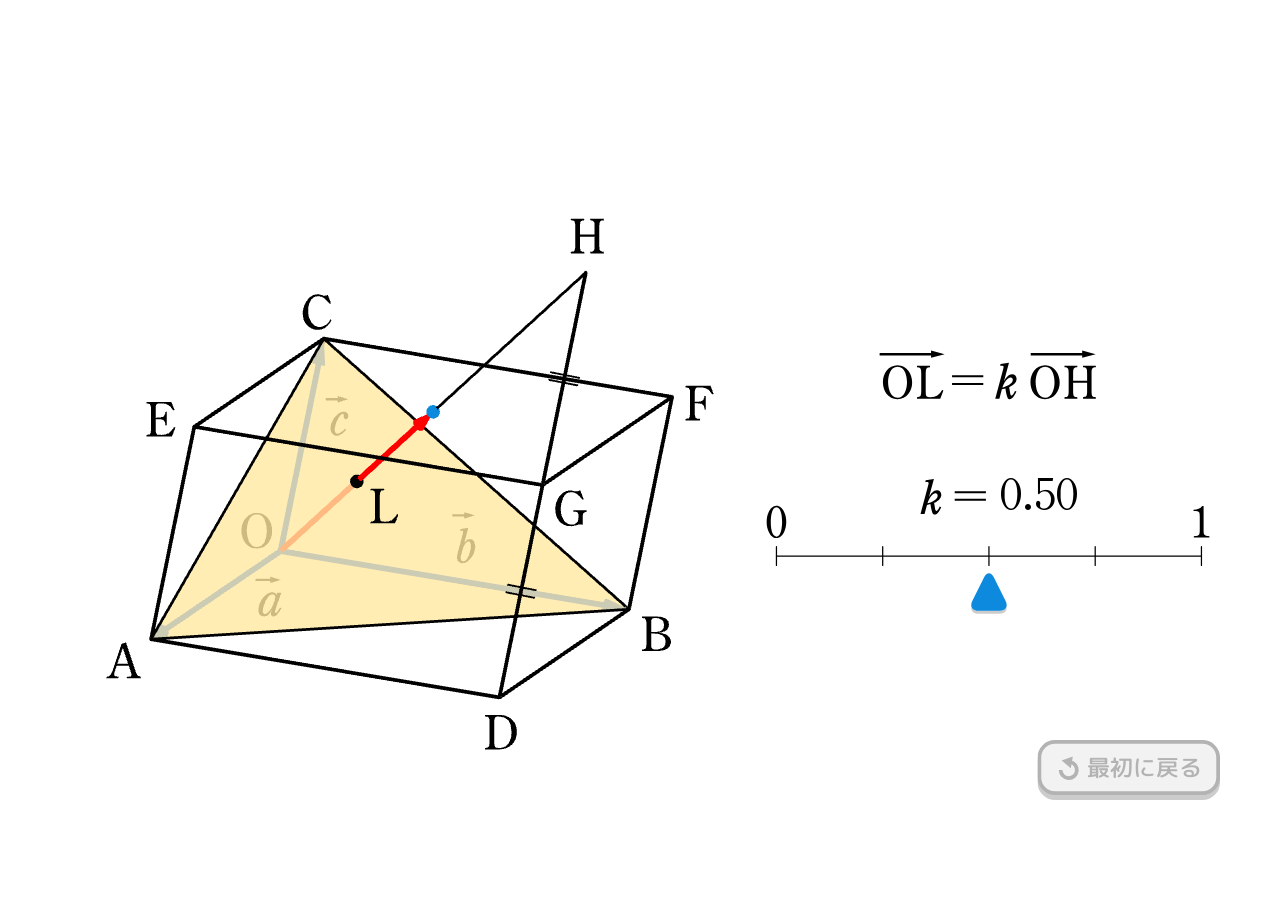
<file: suken_2026_5/CONTENT_09_OLD/index.html>
<!DOCTYPE html>
<html lang="ja">

<head>
    <title>同じ平面上にある点②</title>
    <meta charset="UTF-8" />
    <meta name="viewport"
        content="width=device-width, initial-scale=1.0, minimum-scale=1.0, maximum-scale=1.0, user-scalable=0, viewport-fit=cover" />
    <meta name="robots" content="noindex, nofollow" />
    <link rel="stylesheet" href="./css/main.css?timestamp=20261014" />

    
    <script src="./js/config.js?timestamp=20261014"></script>

    <script src="./library/jquery-2.x-git.min.js?timestamp=20261014"></script>
    <script src="./library/jquery-ui-1.12.1.min.js?timestamp=20261014"></script>
    <script src="./library/lodash.min.js?timestamp=20261014"></script>
    <script src="./library/math.js?timestamp=20261014"></script>

    <script src="./library/three.min.js?timestamp=20261014"></script>

    <script src="./library/js/loaders/FontLoader.js?timestamp=20261014"></script>
    <script src="./library/js/geometries/TextGeometry.js?timestamp=20261014"></script>

    <script src="./library/js/lines/LineSegmentsGeometry.js?timestamp=20261014"></script>
    <script src="./library/js/lines/LineGeometry.js?timestamp=20261014"></script>
    <script src="./library/js/lines/LineMaterial.js?timestamp=20261014"></script>
    <script src="./library/js/lines/LineSegments2.js?timestamp=20261014"></script>
    <script src="./library/js/lines/Line2.js?timestamp=20261014"></script>

    <script src="./library/js/controls/OrbitControls.js?timestamp=20261014"></script>
    <script src="./library/js/controls/TransformControls.js?timestamp=20261014"></script>

    <script src="./library/snap.svg-min.js?timestamp=20261014"></script>

    <script src="./js/utils.js?timestamp=20261014"></script>
    <script src="./js/autoResize.js?timestamp=20261014"></script>

    <script src="./js/math/point2D.js?timestamp=20261014"></script>
    <script src="./js/math/point3D.js?timestamp=20261014"></script>
    <script src="./js/math/shape3D.js?timestamp=20261014"></script>

    <script src="./js/math/mathLib.js?timestamp=20261014"></script>

    <script src="./js/math/control.js?timestamp=20261014"></script>

    <script src="./js/svg/svgLib.js?timestamp=20261014"></script>

    <script src="./js/canvas.js?timestamp=20261014"></script>

    <script src="./js/main.js?timestamp=20261014"></script>
</head>

<body touch-action="none" oncontextmenu="return false">
    <div id="divBody"
        style="position: relative; width: 100%; height: 648px; overflow: hidden; background: #fff;opacity: 0;">

        <div id="container" style="position: absolute; top: 0; left: 0; width: 100%; height: 100%; z-index: 1;">
        </div>

        <svg id="svg_root" width="1024" height="648" viewBox="0 0 1024 648"
            style="position: absolute; top: 0; left: 0; width: 100%; height: 100%; z-index: 10; pointer-events: none;">
            <defs>
                <symbol id="最初に戻る-active" data-name="最初に戻る-active" viewbox="0 0 146 48">
                    <rect y="4" width="146" height="44" rx="14" style="fill: transparent" />
                    <g>
                        <rect x="1.5" y="1.5" width="143" height="41" rx="12.5" style="fill: #0b89dd" />
                        <path
                            d="M132,3a11,11,0,0,1,11,11V30a11,11,0,0,1-11,11H14A11,11,0,0,1,3,30V14A11,11,0,0,1,14,3H132m0-3H14A14,14,0,0,0,0,14V30A14,14,0,0,0,14,44H132a14,14,0,0,0,14-14V14A14,14,0,0,0,132,0Z"
                            style="fill: #0b89dd" />
                    </g>
                    <rect width="146" height="48" style="fill: none" />
                    <text transform="translate(39.5 28.98)"
                        style="font-size: 18px; fill: #fff; font-family: rounded-l-mplus-1c-medium, rounded l-mplus-1c-medium; font-weight: 500">最初に戻る</text>
                    <path d="M26.1,17.59A6.5,6.5,0,1,1,18.5,24"
                        style="fill: none; stroke: #fff; stroke-miterlimit: 10; stroke-width: 3px" />
                    <polygon points="26.68 22.55 19.3 16.44 28.28 13.11 26.68 22.55" style="fill: #fff" />
                </symbol>
                <symbol id="最初に戻る-disabled" data-name="最初に戻る-invalid" viewbox="0 0 146 48">
                    <g style="clip-path: url(#clip-path)">
                        <g style="clip-path: url(#clip-path)">
                            <rect y="4" width="146" height="44" rx="14" style="fill: #ccc" />
                            <g>
                                <rect x="1.5" y="1.5" width="143" height="41" rx="12.5" style="fill: #f2f2f2" />
                                <path
                                    d="M132,3a11,11,0,0,1,11,11V30a11,11,0,0,1-11,11H14A11,11,0,0,1,3,30V14A11,11,0,0,1,14,3H132m0-3H14A14,14,0,0,0,0,14V30A14,14,0,0,0,14,44H132a14,14,0,0,0,14-14V14A14,14,0,0,0,132,0Z"
                                    style="fill: #b3b3b3" />
                            </g>
                        </g>
                        <text transform="translate(39.5 28.98)"
                            style="font-size: 18px; fill: #b3b3b3; font-family: rounded-l-mplus-1c-medium, rounded l-mplus-1c-medium; font-weight: 500">最初に戻る</text>
                        <g style="clip-path: url(#clip-path)">
                            <path d="M26.1,17.59A6.5,6.5,0,1,1,18.5,24"
                                style="fill: none; stroke: #b3b3b3; stroke-miterlimit: 10; stroke-width: 3px" />
                            <polygon points="26.68 22.55 19.3 16.44 28.28 13.11 26.68 22.55" style="fill: #b3b3b3" />
                        </g>
                    </g>
                </symbol>
                <symbol id="最初に戻る-inactive" data-name="最初に戻る-valid" viewbox="0 0 146 48">
                    <rect y="4" width="146" height="44" rx="14" style="fill: #ccc" />
                    <g>
                        <rect x="1.5" y="1.5" width="143" height="41" rx="12.5" style="fill: #fafafa" />
                        <path
                            d="M132,3a11,11,0,0,1,11,11V30a11,11,0,0,1-11,11H14A11,11,0,0,1,3,30V14A11,11,0,0,1,14,3H132m0-3H14A14,14,0,0,0,0,14V30A14,14,0,0,0,14,44H132a14,14,0,0,0,14-14V14A14,14,0,0,0,132,0Z"
                            style="fill: #0b89dd" />
                    </g>
                    <rect width="146" height="48" style="fill: none" />
                    <text transform="translate(39.5 28.98)"
                        style="font-size: 18px; fill: #0b89dd; font-family: rounded-l-mplus-1c-medium, rounded l-mplus-1c-medium; font-weight: 500">最初に戻る</text>
                    <path d="M26.1,17.59A6.5,6.5,0,1,1,18.5,24"
                        style="fill: none; stroke: #0b89dd; stroke-miterlimit: 10; stroke-width: 3px" />
                    <polygon points="26.68 22.55 19.3 16.44 28.28 13.11 26.68 22.55" style="fill: #0b89dd" />
                </symbol>

            </defs>
            <filter xmlns="http://www.w3.org/2000/svg" id="drop-shadow-1" filterUnits="userSpaceOnUse">
                <feOffset dx="0" dy="2.5" />
                <feGaussianBlur result="blur" stdDeviation="0" />
                <feFlood flood-color="#000" flood-opacity=".2" />
                <feComposite in2="blur" operator="in" />
                <feComposite in="SourceGraphic" />
            </filter>
            <rect x="0" y="-55" width="700px" height="100px" style="fill: #ffffff;" />
            <rect x="0" y="605" width="700px" height="100px" style="fill: #ffffff;" />
            <rect x="-30" y="0" width="100px" height="1000px" style="fill: #ffffff;" />
            <rect x="602" y="0" width="100px" height="1000px" style="fill: #ffffff;" />

            <g id="buttons">
                <g id="btn-reload-group" style="pointer-events: all;">
                    <use width="146" height="48" transform="translate(830 556)" xlink:href="#最初に戻る-disabled"
                        id="btn-reload-disabled" class="btn-reload" />
                    <use width="146" height="48" transform="translate(830 560)" xlink:href="#最初に戻る-active"
                        id="btn-reload-active" class="btn-reload cursor-pointer" />
                    <use width="146" height="48" transform="translate(830 556)" xlink:href="#最初に戻る-inactive"
                        id="btn-reload-inactive" class="btn-reload cursor-pointer" />

                </g>
            </g>


            <g transform="translate(110 70)">
                <g id="equation">
                    <line x1="593.7" y1="177.32" x2="636.84" y2="177.32"
                        style="fill:none; stroke:#000; stroke-miterlimit:10; stroke-width:2px;" />
                    <polygon points="634.86 180.22 645.7 177.32 634.86 174.41 634.86 180.22"
                        style="stroke-width:0px;" />
                    <line x1="714.58" y1="177.32" x2="757.72" y2="177.32"
                        style="fill:none; stroke:#000; stroke-miterlimit:10; stroke-width:2px;" />
                    <polygon points="755.74 180.22 766.58 177.32 755.74 174.41 755.74 180.22"
                        style="stroke-width:0px;" />
                    <path
                        d="m726,213.38c-7.49,0-11.63-6.7-11.63-13.57s4.32-13.57,11.73-13.57,11.66,6.91,11.66,13.79-4.32,13.35-11.77,13.35Zm-7.49-13.71c0,4.46,1.58,12.53,7.49,12.53s7.63-7.67,7.63-12.45-1.55-12.31-7.52-12.31-7.6,7.59-7.6,12.24Z"
                        style="stroke-width:0px;" />
                    <path
                        d="m759.69,198.62v-5.87c0-3.96-.47-4.93-3.31-4.93v-1.19h10.29v1.19c-2.95,0-3.42.97-3.42,4.93v14.11c0,4,.47,4.93,3.42,4.93v1.19h-10.29v-1.19c2.84,0,3.31-.94,3.31-4.93v-6.59h-11.19v6.59c0,4,.5,4.93,3.35,4.93v1.19h-10.26v-1.19c2.84,0,3.35-.94,3.35-4.93v-14.11c0-3.96-.5-4.93-3.35-4.93v-1.19h10.26v1.19c-2.84,0-3.35.97-3.35,4.93v5.87h11.19Z"
                        style="stroke-width:0px;" />
                    <path d="m676.63,194.29v1.58h-24.98v-1.58h24.98Zm0,6.12v1.58h-24.98v-1.58h24.98Z"
                        style="stroke-width:0px;" />
                    <path
                        d="m692.51,189.31c.12-.47.35-1.29.35-1.75,0-1.21-1.05-.98-2.73-.98l.31-1.29,6.75-1.13-3.9,14.47.08.08c1.29-2.3,3.43-5.23,6.36-5.23,2.03,0,3.55,1.64,3.55,3.74,0,3-3.35,5.5-5.93,6.51l.66,4.06c.08.55.35,2.69,1.17,2.69,1.05,0,2.42-2.81,2.77-3.71l1.25.51c-1.01,1.99-2.89,6.12-5.5,6.12-.98,0-2.03-.08-3.39-8.62l-2.81.7-1.99,7.49h-3.31l6.32-23.67Zm7.76,8.58c0-1.01-.66-1.99-1.72-1.99-1.48,0-4.25,1.4-6.67,8.19,2.77-.55,8.39-2.85,8.39-6.2Z"
                        style="stroke-width:0px;" />
                    <path
                        d="m607.96,213.38c-7.49,0-11.63-6.7-11.63-13.57s4.32-13.57,11.73-13.57,11.66,6.91,11.66,13.79-4.32,13.35-11.77,13.35Zm-7.49-13.71c0,4.46,1.58,12.53,7.49,12.53s7.63-7.67,7.63-12.45-1.55-12.31-7.52-12.31-7.6,7.59-7.6,12.24Z"
                        style="stroke-width:0px;" />
                    <path
                        d="M643.74,205.92L644.71,206.36L642.23,212.98H623.58V211.79Q625.74,211.79,626.39,210.86Q627,209.92,627,206.86V192.75Q627,189.72,626.39,188.75Q625.74,187.82,623.58,187.82V186.63H634.02V187.82Q631.82,187.82,631.21,188.75Q630.57,189.72,630.57,192.75V207.58Q630.57,210.14,631.21,210.96Q631.86,211.79,634.42,211.79Q637.87,211.79,639.89,210.46Q641.87,209.13,643.74,205.92Z"
                        style="stroke-width:0px;" />
                    <rect x="581.16" y="161.55" width="200" height="65" style="fill:none; stroke-width:0px;" />
                    <polygon points="401.01 126.88 401.01 121.88 420.31 127.11 420.31 132.1 401.01 126.88"
                        style="fill:none; stroke-width:0px;" />
                    <polygon points="401.01 295.06 401.01 290.06 420.31 295.29 420.31 300.28 401.01 295.06"
                        style="fill:none; stroke-width:0px;" />
                </g>

                <g style="pointer-events: all;">
                    <g id="scroll-bar">
                        <g id="seekbar" style="cursor: pointer;">
                            <path
                                d="m517.11,303.14c1.4,2.52,1.89,5.36,1.89,8.19s-.49,5.53-1.61,7.98c-1.15,2.45-3.25,5.15-6.23,5.15s-4.8-2.31-6.02-4.73c-1.29-2.52-1.82-5.36-1.82-8.16s.49-5.64,1.68-8.02c1.19-2.38,3.25-4.87,6.16-4.87,2.7,0,4.73,2.21,5.95,4.45Zm-5.95-3.29c-4.17,0-4.52,8.96-4.52,11.83,0,3.08.32,11.62,4.73,11.62,3.57,0,4.34-8.09,4.31-11.83,0-2.83-.42-11.62-4.52-11.62Z"
                                style="stroke-width:0px;" />
                            <path
                                d="m852.88,298.7v19.01c0,1.93,0,3.33.74,4.17.94,1.05,2.62,1.05,3.89,1.05v1.16h-12.46v-1.16c1.12,0,2.91,0,3.68-.67,1.08-.91,1.08-2.7,1.08-4.55v-9.87c0-1.05,0-3.08-.49-3.99-.42-.77-1.68-.98-4.48-.98v-1.15c2.56.1,5.36-.88,6.97-3.01h1.08Z"
                                style="stroke-width:0px;" />
                            <line x1="511.16" y1="331.34" x2="511.16" y2="346.34"
                                style="fill:none; stroke:#000; stroke-linecap:round; stroke-miterlimit:10;" />
                            <line x1="596.16" y1="331.34" x2="596.16" y2="346.34"
                                style="fill:none; stroke:#000; stroke-linecap:round; stroke-miterlimit:10;" />
                            <line x1="681.16" y1="331.34" x2="681.16" y2="346.34"
                                style="fill:none; stroke:#000; stroke-linecap:round; stroke-miterlimit:10;" />
                            <line x1="766.16" y1="331.34" x2="766.16" y2="346.34"
                                style="fill:none; stroke:#000; stroke-linecap:round; stroke-miterlimit:10;" />
                            <line x1="851.16" y1="338.84" x2="511.16" y2="338.84"
                                style="fill:none; stroke:#000; stroke-linecap:round; stroke-miterlimit:10;" />
                            <line x1="851.16" y1="331.34" x2="851.16" y2="346.34"
                                style="fill:none; stroke:#000; stroke-linecap:round; stroke-miterlimit:10;" />
                            <path
                                d="m632.57,282.19c.11-.46.34-1.25.34-1.71,0-1.18-1.03-.95-2.66-.95l.3-1.25,6.57-1.1-3.8,14.1.08.08c1.25-2.24,3.34-5.09,6.19-5.09,1.98,0,3.46,1.6,3.46,3.65,0,2.93-3.27,5.36-5.77,6.34l.65,3.95c.08.53.34,2.62,1.14,2.62,1.03,0,2.36-2.74,2.7-3.61l1.22.49c-.99,1.94-2.81,5.97-5.36,5.97-.95,0-1.98-.08-3.31-8.4l-2.74.68-1.94,7.29h-3.23l6.15-23.06Zm7.56,8.36c0-.99-.65-1.94-1.67-1.94-1.44,0-4.14,1.37-6.5,7.98,2.7-.53,8.17-2.77,8.17-6.04Z"
                                style="stroke-width:0px;" />
                            <path d="m678.74,286.92v1.58h-24.98v-1.58h24.98Zm0,6.12v1.58h-24.98v-1.58h24.98Z"
                                style="stroke-width:0px;" />

                            <!-- <text id="my-slider-text" x="700" y="300" fill="#000000" font-size="22"
                                font-weight="bold">0.50</text> -->
                            <text transform="translate(690 302)"
                                style="font-family:A-SOTMathCenturyStd-Regular, 'A-SukenOT MathCentury Std'; font-size:35px;">
                                <tspan id="my-slider-text" x="0" y="0">0.70</tspan>
                            </text>

                            <rect id="my-slider-bg" x="498.66" y="310" width="365" height="75"
                                style="fill: none;stroke-width:0px;"></rect>
                        </g>

                        <g id="scroll-point" transform="translate(0 0)" style="cursor: pointer;">
                            <g transform="translate(-681.16, 0)">
                                <path
                                    d="m677.3,355.78c2.12-4.27,5.59-4.27,7.72,0l9.47,19.04c2.12,4.27.02,7.76-4.68,7.76h-17.3c-4.69,0-6.8-3.49-4.68-7.76l9.47-19.04Z"
                                    style="fill:#0b89dd; filter:url(#drop-shadow-1); stroke-width:0px;" />
                            </g>
                        </g>
                    </g>


                </g>
            </g>
            <g>
                <rect id="rect-overlay" x="0" y="0" width="2000" height="2000" class="cursor-pointer"
                    style="visibility: hidden; fill: transparent; opacity: 1" />
            </g>
        </svg>
    </div>

</body>

</html>
<!-- (C) 2026 Suken Shuppan. -->
</file>
<file: CONTENT_04/css/main.css>
#divBody {
    -webkit-user-select: none; /* webkit (safari, chrome) browsers */
    -moz-user-select: none; /* mozilla browsers */
    -khtml-user-select: none; /* webkit (konqueror) browsers */
    -ms-user-select: none; /* IE10+ */
    opacity: 0;
}

/* ------------- NEW -------------- */
* {
    margin: 0;
    padding: 0;
}

body {
    touch-action: none;
    background-color: #fff;
    overflow: hidden;
    -webkit-tap-highlight-color: rgba(0, 0, 0, 0);
}

.btn-bg .item-top {
    opacity: 0;
}

.btn-bg:hover .item-background {
    opacity: 0;
}

.btn-bg:hover .item-top {
    opacity: 1;
}

.draggable-zone {
    opacity: 0.001;
}

.draggable-zone:focus {
    outline: none !important;
}

.btn-pointer,
.cursor-pointer {
    cursor: pointer;
}
.cursor-pencil {
    background: gray;
    width: 32px;
    height: 32px;
    cursor: url(../images/pencilicon.png) 0 31, auto;
}

#graph-grid {
    opacity: 0;
}

#svg_root {
    background-color: transparent;
}

@font-face {
    font-family: "A-SOTCenturyStd-Regular";
    src: url(../font/A-SOTCenturyStd-Regular.woff);
}
@font-face {
    font-family: "A-SOTJMathCenturyStd-Bold";
    src: url(../font/A-SOTJMathCenturyStd-Bold.woff);
}
@font-face {
    font-family: "A-SOTMathCenturyStd-Regular";
    src: url(../font/A-SOTMathCenturyStd-Regular.woff) format("opentype");
}

@font-face {
    font-family: "YuGo-Bold-83pv-RKSJ-H";
    src: url(../font/yugothib-sub.woff) format("opentype");
}

/* @font-face {
    font-family: "rounded-mplus-1p-medium";
    src: url(../font/rounded-mplus-1p-medium.woff);
} */


@font-face {
    font-family: "rounded-mplus-1c-medium";
    src: url(../font/rounded-mplus-1c-regular.woff) format("opentype");
}

@font-face {
    font-family: "rounded-mplus-1c-regular";
    src: url(../font/rounded-mplus-1c-regular.woff) format("opentype");
}

@font-face {
    font-family: "rounded-l-mplus-1c-medium";
    src: url(../font/rounded-l-mplus-1c-medium.woff);
}
@font-face {
    font-family: "rounded-l-mplus-1c-regular";
    src: url(../font/rounded-l-mplus-1c-regular.woff);
}
@font-face {
    font-family: "A-SOTGothicStd-Regular";
    src: url(../font/A-SOTGothicStd-Regular.woff);
}
@font-face {
    font-family: "A-SOTGirishaStd-Italic";
    src: url(../font/A-SOTGirishaStd-Italic.woff);
}
@font-face {
    font-family: "A-SOTJMathCenturyStd-Regular";
    src: url(../font/A-SOTJMathCenturyStd-Regular.woff);
}
@font-face {
    font-family: "fontello";
    src: url(../font/fontello.woff);
}

@font-face {
    font-family: "HiraKakuPro-W3-83pv-RKSJ-H";
    src: url(../font/Hiragino-Kaku-Gothic-Pro.woff);
}

@font-face {
    font-family: "MOGSuujiSI-K40";
    src: url(../font/MOGSuujiSI-K40.otf) format("opentype");
}

/* g[id*="-disabled"] {
    cursor: default;
}
use[id*="-disabled"] {
    cursor: default;
}

g[id*="-inactive"],
use[id*="-inactive"],
g[id*="rd-"] {
    cursor: pointer;
} */

.rect-disabled {
    cursor: default !important;
}

:focus-visible,
:focus {
    outline: 0px !important;
}

#svg-pattern-1,
#svg-pattern-2,
#svg-pattern-3,
#svg-pattern-4,
#svg-pattern-5 {
    visibility: hidden;
    opacity: 0.2;
}

#svg-pattern-5 {
    visibility: visible;
}

#pencil,
#eraser {
    /* cursor: none; */
}
</file>
<file: CONTENT_04/css/index.css>
@charset "UTF-8";

@-ms-viewport {
    width: auto;
    initial-scale: 1;
    user-zoom: fixed;
}
@viewport {
    width: device-width;
    initial-scale: 1;
    user-zoom: fixed;
}
.line_blue {
    cursor: move;
    transition: transform 0.1s ease;
}
.line_red {
    stroke: red;
}
.grid {
    stroke: lightgrey;
    stroke-width: 0.1;
}
html {
    touch-action: none;
    -ms-touch-action: none;
}
body {
    font-family: "遊ゴシック", "YuGothic", "メイリオ", "Hiragino Kaku Gothic Pro", sans-serif;
    width: 100%;
    height: 100%;
}
.refuseusel {
    user-select: none;
    -moz-user-select: none;
    -webkit-user-select: none;
    -ms-user-select: none;
    -o-user-select: none;
    -ms-content-zooming: none;
    -ms-overflow-style: none;
    /* */
    -ms-touch-action: none;
    touch-action: none;
}
/*
 * コンテンツ背景サイズは 1480×1000 (SVGA)
 */
#stage_0 {
    width: 1480px;
    height: 1000px;
    margin: 0 auto;
    /*	overflow: hidden; */
}

#stage_1 {
    width: 1480px; /* 1480 - 1 × 2 */
    height: 1000px; /* 1000 - 1 × 2 */
    /* border: 1px solid black;
    background-color: white; */
}

.contbase {
    left: 0;
    top: 0;
    right: 0;
    bottom: 0;
    overflow: hidden;
    background-color: #fff;
}

.stagebase {
    position: absolute;
    margin: 0 auto;
    overflow: hidden;
    height: 100%;
    left: 0;
    right: 0;
}
#Canvas {
    position: absolute;
    width: 100%;
    height: 100%;
    pointer-events: none;
}

.Mycanvas {
    position: absolute;
    width: 100%;
    height: 100%;
    z-index: 2144480000;
    pointer-events: none;
}

img {
    width: 90%;
    height: auto;
    border: 5px #ffffff solid;
    line-height: 1em;
    margin: 0% 5%;
    user-select: none;
    pointer-events: none;
}

.btnPN {
    height: 5%;
    width: 10%;
    min-width: 50px;
    margin: 1%;
    font-weight: bold;
    background-color: #003350;
    color: #ffffff;
}

#testText {
    position: absolute;
    width: 100%;
    height: 100%;
    pointer-events: none;
}

#txtTestText {
    width: 25%;
    height: 25%;
    border: 2px inset #999999;
    margin: 2px;
    font-size: 10px;
    resize: none;
}

#testCall {
    z-index: 2144481000;
    position: absolute;
    width: 50%;
    height: 7%;
    right: 0;
}

#callText {
    border: 2px inset #999999;
}

#testCall2 {
    z-index: 2144481000;
    position: absolute;
    width: 37%;
    height: 7%;
    top: 7%;
    right: 0;
}

.callButton {
    width: 10%;
    min-width: 50px;
    margin: 1%;
    font-weight: bold;
    background-color: #003350;
    color: #ffffff;
}
@font-face {
    font-family: "A-SOTCenturyStd-Regular";
    src: url(../font/A-SOTCenturyStd-Regular.woff);
}
@font-face {
    font-family: "A-SOTJMathCenturyStd-Regular";
    src: url(../font/A-SOTJMathCenturyStd-Regular.otf);
}


@font-face {
    font-family: "rounded-mplus-1c-regular";
    src: url(../font/rounded-mplus-1c-regular.woff);
}
@font-face {
    font-family: "rounded-mplus-1c-medium";
    src: url(../font/rounded-mplus-1c-medium.woff);
}

@font-face {
    font-family: "rounded-mplus-1p-medium";
    src: url(../font/rounded-mplus-1p-medium-sub.woff);
}
@font-face {
    font-family: "rounded-mplus-1p-regular";
    src: url(../font/rounded-mplus-1p-regular-sub.woff);
}

@font-face {
    font-family: "A-SOTGirishaStd-Italic";
    src: url(../font/A-SOTGirishaStd-Italic.woff);
}
.blinking {
    animation: blinkingAnimation 2s infinite;
  }

  @keyframes blinkingAnimation {
    0% { opacity: 0.8; }
    50% { opacity: 0.2; }
    100% { opacity: 0.8; }
  }
</file>
<file: CONTENT_06/css/main.css>
#divBody {
    -webkit-user-select: none; /* webkit (safari, chrome) browsers */
    -moz-user-select: none; /* mozilla browsers */
    -khtml-user-select: none; /* webkit (konqueror) browsers */
    -ms-user-select: none; /* IE10+ */
    opacity: 0;
}

/* ------------- NEW -------------- */
* {
    margin: 0;
    padding: 0;
}

body {
    touch-action: none;
    background-color: #fff;
    overflow: hidden;
    -webkit-tap-highlight-color: rgba(0, 0, 0, 0);
}

.btn-bg .item-top {
    opacity: 0;
}

.btn-bg:hover .item-background {
    opacity: 0;
}

.btn-bg:hover .item-top {
    opacity: 1;
}

.draggable-zone {
    opacity: 0.001;
}

.draggable-zone:focus {
    outline: none !important;
}

.btn-pointer,
.cursor-pointer {
    cursor: pointer;
}
.cursor-pencil {
    background: gray;
    width: 32px;
    height: 32px;
    cursor: url(../images/pencilicon.png) 0 31, auto;
}

#graph-grid {
    opacity: 0;
}

#svg_root {
    background-color: transparent;
}

@font-face {
    font-family: "A-SOTCenturyStd-Regular";
    src: url(../font/A-SOTCenturyStd-Regular.woff);
}
@font-face {
    font-family: "A-SOTJMathCenturyStd-Bold";
    src: url(../font/A-SOTJMathCenturyStd-Bold.woff);
}
@font-face {
    font-family: "A-SOTMathCenturyStd-Regular";
    src: url(../font/A-SOTMathCenturyStd-Regular.woff) format("opentype");
}

@font-face {
    font-family: "YuGo-Bold-83pv-RKSJ-H";
    src: url(../font/yugothib-sub.woff) format("opentype");
}

/* @font-face {
    font-family: "rounded-mplus-1p-medium";
    src: url(../font/rounded-mplus-1p-medium.woff);
} */


@font-face {
    font-family: "rounded-mplus-1c-medium";
    src: url(../font/rounded-mplus-1c-regular.woff) format("opentype");
}

@font-face {
    font-family: "rounded-mplus-1c-regular";
    src: url(../font/rounded-mplus-1c-regular.woff) format("opentype");
}

@font-face {
    font-family: "rounded-l-mplus-1c-medium";
    src: url(../font/rounded-l-mplus-1c-medium.woff);
}
@font-face {
    font-family: "rounded-l-mplus-1c-regular";
    src: url(../font/rounded-l-mplus-1c-regular.woff);
}
@font-face {
    font-family: "A-SOTGothicStd-Regular";
    src: url(../font/A-SOTGothicStd-Regular.woff);
}
@font-face {
    font-family: "A-SOTGirishaStd-Italic";
    src: url(../font/A-SOTGirishaStd-Italic.woff);
}
@font-face {
    font-family: "A-SOTJMathCenturyStd-Regular";
    src: url(../font/A-SOTJMathCenturyStd-Regular.woff);
}
@font-face {
    font-family: "fontello";
    src: url(../font/fontello.woff);
}

@font-face {
    font-family: "HiraKakuPro-W3-83pv-RKSJ-H";
    src: url(../font/Hiragino-Kaku-Gothic-Pro.woff);
}

@font-face {
    font-family: "MOGSuujiSI-K40";
    src: url(../font/MOGSuujiSI-K40.otf) format("opentype");
}

/* g[id*="-disabled"] {
    cursor: default;
}
use[id*="-disabled"] {
    cursor: default;
}

g[id*="-inactive"],
use[id*="-inactive"],
g[id*="rd-"] {
    cursor: pointer;
} */

.rect-disabled {
    cursor: default !important;
}

:focus-visible,
:focus {
    outline: 0px !important;
}

#svg-pattern-1,
#svg-pattern-2,
#svg-pattern-3,
#svg-pattern-4,
#svg-pattern-5 {
    visibility: hidden;
    opacity: 0.2;
}

#svg-pattern-5 {
    visibility: visible;
}

#pencil,
#eraser {
    /* cursor: none; */
}
</file>
<file: CONTENT_06/css/index.css>
@charset "UTF-8";

@-ms-viewport {
    width: auto;
    initial-scale: 1;
    user-zoom: fixed;
}
@viewport {
    width: device-width;
    initial-scale: 1;
    user-zoom: fixed;
}
.line_blue {
    cursor: move;
    transition: transform 0.1s ease;
}
.line_red {
    stroke: red;
}
.grid {
    stroke: lightgrey;
    stroke-width: 0.1;
}
html {
    touch-action: none;
    -ms-touch-action: none;
}
body {
    font-family: "遊ゴシック", "YuGothic", "メイリオ", "Hiragino Kaku Gothic Pro", sans-serif;
    width: 100%;
    height: 100%;
}
.refuseusel {
    user-select: none;
    -moz-user-select: none;
    -webkit-user-select: none;
    -ms-user-select: none;
    -o-user-select: none;
    -ms-content-zooming: none;
    -ms-overflow-style: none;
    /* */
    -ms-touch-action: none;
    touch-action: none;
}
/*
 * コンテンツ背景サイズは 1480×1000 (SVGA)
 */
#stage_0 {
    width: 1480px;
    height: 1000px;
    margin: 0 auto;
    /*	overflow: hidden; */
}

#stage_1 {
    width: 1480px; /* 1480 - 1 × 2 */
    height: 1000px; /* 1000 - 1 × 2 */
    /* border: 1px solid black;
    background-color: white; */
}

.contbase {
    left: 0;
    top: 0;
    right: 0;
    bottom: 0;
    overflow: hidden;
    background-color: #fff;
}

.stagebase {
    position: absolute;
    margin: 0 auto;
    overflow: hidden;
    height: 100%;
    left: 0;
    right: 0;
}
#Canvas {
    position: absolute;
    width: 100%;
    height: 100%;
    pointer-events: none;
}

.Mycanvas {
    position: absolute;
    width: 100%;
    height: 100%;
    z-index: 2144480000;
    pointer-events: none;
}

img {
    width: 90%;
    height: auto;
    border: 5px #ffffff solid;
    line-height: 1em;
    margin: 0% 5%;
    user-select: none;
    pointer-events: none;
}

.btnPN {
    height: 5%;
    width: 10%;
    min-width: 50px;
    margin: 1%;
    font-weight: bold;
    background-color: #003350;
    color: #ffffff;
}

#testText {
    position: absolute;
    width: 100%;
    height: 100%;
    pointer-events: none;
}

#txtTestText {
    width: 25%;
    height: 25%;
    border: 2px inset #999999;
    margin: 2px;
    font-size: 10px;
    resize: none;
}

#testCall {
    z-index: 2144481000;
    position: absolute;
    width: 50%;
    height: 7%;
    right: 0;
}

#callText {
    border: 2px inset #999999;
}

#testCall2 {
    z-index: 2144481000;
    position: absolute;
    width: 37%;
    height: 7%;
    top: 7%;
    right: 0;
}

.callButton {
    width: 10%;
    min-width: 50px;
    margin: 1%;
    font-weight: bold;
    background-color: #003350;
    color: #ffffff;
}
@font-face {
    font-family: "A-SOTCenturyStd-Regular";
    src: url(../font/A-SOTCenturyStd-Regular.woff);
}
@font-face {
    font-family: "A-SOTJMathCenturyStd-Regular";
    src: url(../font/A-SOTJMathCenturyStd-Regular.otf);
}


@font-face {
    font-family: "rounded-mplus-1c-regular";
    src: url(../font/rounded-mplus-1c-regular.woff);
}
@font-face {
    font-family: "rounded-mplus-1c-medium";
    src: url(../font/rounded-mplus-1c-medium.woff);
}

@font-face {
    font-family: "rounded-mplus-1p-medium";
    src: url(../font/rounded-mplus-1p-medium-sub.woff);
}
@font-face {
    font-family: "rounded-mplus-1p-regular";
    src: url(../font/rounded-mplus-1p-regular-sub.woff);
}

@font-face {
    font-family: "A-SOTGirishaStd-Italic";
    src: url(../font/A-SOTGirishaStd-Italic.woff);
}
.blinking {
    animation: blinkingAnimation 2s infinite;
  }

  @keyframes blinkingAnimation {
    0% { opacity: 0.8; }
    50% { opacity: 0.2; }
    100% { opacity: 0.8; }
  }
</file>
<file: CONTENT_08/css/main.css>
#divBody {
  -webkit-user-select: none; /* webkit (safari, chrome) browsers */
  -moz-user-select: none; /* mozilla browsers */
  -khtml-user-select: none; /* webkit (konqueror) browsers */
  -ms-user-select: none; /* IE10+ */
  opacity: 0;
}

/* ------------- NEW -------------- */
* {
  margin: 0;
  padding: 0;
}

body {
  touch-action: none;
  background-color: #fff;
  overflow: hidden;
  -webkit-tap-highlight-color: rgba(0, 0, 0, 0);
}

.btn-bg .item-top {
  opacity: 0;
}

.btn-bg:hover .item-background {
  opacity: 0;
}

.btn-bg:hover .item-top {
  opacity: 1;
}

.draggable-zone {
  opacity: 0.001;
}

.draggable-zone:focus {
  outline: none !important;
}

.btn-pointer,
.cursor-pointer {
  cursor: pointer;
}
.cursor-pencil {
  background: gray;
  width: 32px;
  height: 32px;
}

#graph-grid {
  opacity: 0;
}

.font-text {
  font-family: "rounded-l-mplus-1c-medium" !important;
}

.rect-disabled {
  cursor: default !important;
}

:focus-visible,
:focus {
  outline: 0px !important;
}

#svg-pattern-1,
#svg-pattern-2,
#svg-pattern-3,
#svg-pattern-4,
#svg-pattern-5 {
  visibility: hidden;
  opacity: 0.2;
}

#svg-pattern-5 {
  visibility: visible;
}

.obj-cursor {
  cursor: pointer;
}

/* #divBody {
  background: rgba(255, 0, 0, 0.5);
}

#div-svg {
  background: rgba(0, 255, 0, 0.5);
}

#container {
  background: rgba(0, 0, 255, 0.5);
} */
</file>
<file: CONTENT_08/css/index.css>
@charset "UTF-8";

@-ms-viewport {
    width: auto;
    initial-scale: 1;
    user-zoom: fixed;
}

@viewport {
    width: device-width;
    initial-scale: 1;
    user-zoom: fixed;
}

html {
    touch-action: none;
    -ms-touch-action: none;
}

body {
    font-family: "遊ゴシック", "YuGothic", "メイリオ", "Hiragino Kaku Gothic Pro", sans-serif;
    width: 100%;
    height: 100%;
}

.refuseusel {
    user-select: none;
    -moz-user-select: none;
    -webkit-user-select: none;
    -ms-user-select: none;
    -o-user-select: none;
    -ms-content-zooming: none;
    -ms-overflow-style: none;
    /* */
    -ms-touch-action: none;
    touch-action: none;
}

.btn-cursor {
    cursor: pointer;
}

/*
 * コンテンツ背景サイズは 1480×1000 (SVGA)
 */

.check-box-active {
    visibility: hidden
}

.check-box-active.active {
    visibility: visible
}

#stage_0 {
    width: 1024px;
    height: 648px;
    margin: 0 auto;
    /*	overflow: hidden; */
}

#stage_1 {
    width: 1024px;
    /* 1480 - 1 × 2 */
    height: 648px;
    /* 1000 - 1 × 2 */
    /* border: 1px solid black;
    background-color: white; */
}

.contbase {
    left: 0;
    top: 0;
    right: 0;
    bottom: 0;
    overflow: hidden;
    background-color: #fff;
}

.stagebase {
    position: absolute;
    margin: 0 auto;
    overflow: hidden;
    height: 100%;
    left: 0;
    right: 0;
}

#Canvas {
    position: absolute;
    width: 100%;
    height: 100%;
    pointer-events: none;
}

.Mycanvas {
    position: absolute;
    width: 100%;
    height: 100%;
    z-index: 2144480000;
    pointer-events: none;
}

img {
    width: 90%;
    height: auto;
    border: 5px #ffffff solid;
    line-height: 1em;
    margin: 0% 5%;
    user-select: none;
    pointer-events: none;
}

.btnPN {
    height: 5%;
    width: 10%;
    min-width: 50px;
    margin: 1%;
    font-weight: bold;
    background-color: #003350;
    color: #ffffff;
}

#testText {
    position: absolute;
    width: 100%;
    height: 100%;
    pointer-events: none;
}

#txtTestText {
    width: 25%;
    height: 25%;
    border: 2px inset #999999;
    margin: 2px;
    font-size: 10px;
    resize: none;
}

#testCall {
    z-index: 2144481000;
    position: absolute;
    width: 50%;
    height: 7%;
    right: 0;
}

#callText {
    border: 2px inset #999999;
}

#testCall2 {
    z-index: 2144481000;
    position: absolute;
    width: 37%;
    height: 7%;
    top: 7%;
    right: 0;
}

.callButton {
    width: 10%;
    min-width: 50px;
    margin: 1%;
    font-weight: bold;
    background-color: #003350;
    color: #ffffff;
}
.pointer-events-visible {
    pointer-events: auto;
}

.pointer-events-none {
    pointer-events: none;
}
@font-face {
    font-family: "A-SOTCenturyStd-Bold";
    src: url(../font/A-SOTCenturyStd-Bold.woff);
}
@font-face {
    font-family: "A-SOTCenturyStd-Regular";
    src: url(../font/A-SOTCenturyStd-Regular.woff);
}

@font-face {
    font-family: "A-SOTGothicStd-Regular";
    src: url(../font/A-SOTGothicStd-Regular.woff);
}
@font-face {
    font-family: "A-SOTMathCenturyStd-Regular";
    src: url(../font/A-SOTMathCenturyStd-Regular.woff);
}

@font-face {
    font-family: "rounded-mplus-1c-regular";
    src: url(../font/rounded-mplus-1c-regular.woff);
}

@font-face {
    font-family: "rounded-mplus-1c-medium";
    src: url(../font/rounded-mplus-1c-medium.woff);
}

@font-face {
    font-family: "rounded-mplus-1p-medium";
    src: url(../font/rounded-mplus-1p-medium-sub.woff);
}

@font-face {
    font-family: "rounded-mplus-1p-regular";
    src: url(../font/rounded-mplus-1p-regular-sub.woff);
}
@font-face {
    font-family: "rounded-mplus-1p-bold";
    src: url(../font/rounded-mplus-1p-bold-sub.woff);
}
/* #buttons{
    cursor: pointer;
} */
#btn-play-inactive {
    cursor: pointer;
}

#btn-pause-inactive {
    cursor: pointer;
}

#btn-con-inactive {
    cursor: pointer;
}

#close-popup-2 {
    cursor: pointer;
}

#btn-checkbox-active {
    display: none;
}

#btn-pause-group {
    display: none;
}

#btn-con-group {
    display: none;
}

.img-s2 {
    visibility: hidden;
}

#w1-1 {
    visibility: visible;
}

#w2-1 {
    visibility: visible;
}

.img-s1 {
    visibility: hidden;
}

#arrow-3 {
    visibility: hidden;
}
#drag-items {
    display: none;
    cursor: pointer;
}

#wa-2 {
    visibility: hidden;
}

#wa-3 {
    visibility: hidden;
}

#wa-4 {
    visibility: hidden;
}

#wa-5 {
    visibility: hidden;
}

#wa-6 {
    visibility: hidden;
}

#wa-7 {
    visibility: hidden;
}

#wa-8 {
    visibility: hidden;
}

#wa-9 {
    visibility: hidden;
}

#wa-10 {
    visibility: hidden;
}

#wb-2 {
    visibility: hidden;
}

#wb-3 {
    visibility: hidden;
}

#wb-4 {
    visibility: hidden;
}

#wb-5 {
    visibility: hidden;
}

#wb-6 {
    visibility: hidden;
}

#wb-7 {
    visibility: hidden;
}

#wb-8 {
    visibility: hidden;
}

#wb-9 {
    visibility: hidden;
}

#wb-10 {
    visibility: hidden;
}

#txt1-down {
    visibility: hidden;
}

#txt2-down {
    visibility: hidden;
}

#arrow-1 {
    visibility: hidden;
}

#arrow-2 {
    visibility: hidden;
}

#wave-tt1 {
    visibility: hidden;
}

#wave-tt10 {
    visibility: hidden;
}

#txt3-down {
    visibility: hidden;
}

#txt3-up {
    visibility: hidden;
}

.highlight {
    stroke: white;
    stroke-width: 3.5;
    stroke-dasharray: 3, 6;
}

.draggable {
    cursor: pointer;
    pointer-events: auto;
}
</file>
<file: CONTENT_10/css/main.css>
#divBody {
    -webkit-user-select: none;
    /* webkit (safari, chrome) browsers */
    -moz-user-select: none;
    /* mozilla browsers */
    -khtml-user-select: none;
    /* webkit (konqueror) browsers */
    -ms-user-select: none;
    /* IE10+ */
    visibility: hidden;
}

/* ------------- NEW -------------- */
* {
    margin: 0;
    padding: 0;
}

body {
    touch-action: none;
    background-color: #fff;
    overflow: hidden;
    -webkit-tap-highlight-color: rgba(0, 0, 0, 0);
}

#btn-reload-active,
#btn-reload-inactive {
    pointer-events: auto;
    cursor: pointer;
}

body,
#divBody {
    touch-action: none;
    user-select: none;
    -webkit-user-select: none;
    -webkit-tap-highlight-color: transparent;
}

#rect-overlay {
    touch-action: none !important;
    -webkit-user-select: none;
    user-select: none;
    -webkit-tap-highlight-color: transparent;
}

@font-face {
    font-family: "A-SOTMathCenturyStd-Regular";
    src: url(../font/A-SOTMathCenturyStd-Regular.ttf) format("opentype");
    font-display: swap;
}

@font-face {
    font-family: "rounded-l-mplus-1c-medium";
    src: url(../font/rounded-mplus-1p-medium.woff) format("woff");
    font-display: swap;
}

@font-face {
    font-family: "rounded l-mplus-1c-medium";
    src: url(../font/rounded-mplus-1p-medium.woff) format("woff");
    font-display: swap;
}

g[id*="-disabled"],
use[id*="-disabled"] {
    cursor: default;
}

g[id*="-inactive"],
use[id*="-inactive"] {
    cursor: pointer;
}

.cursor-pointer {
    cursor: pointer;
}
</file>
<file: CONTENT_11/css/main.css>
#divBody {
    -webkit-user-select: none; /* webkit (safari, chrome) browsers */
    -moz-user-select: none; /* mozilla browsers */
    -khtml-user-select: none; /* webkit (konqueror) browsers */
    -ms-user-select: none; /* IE10+ */
    opacity: 0;
}

/* ------------- NEW -------------- */
* {
    margin: 0;
    padding: 0;
}

body {
    touch-action: none;
    background-color: #fff;
    overflow: hidden;
    -webkit-tap-highlight-color: rgba(0, 0, 0, 0);
}

.btn-bg .item-top {
    opacity: 0;
}

.btn-bg:hover .item-background {
    opacity: 0;
}

.btn-bg:hover .item-top {
    opacity: 1;
}

.draggable-zone {
    opacity: 0.001;
}

.draggable-zone:focus {
    outline: none !important;
}

.btn-pointer,
.cursor-pointer {
    cursor: pointer;
}
.cursor-pencil {
    background: gray;
    width: 32px;
    height: 32px;
    cursor: url(../images/pencilicon.png) 0 31, auto;
}

#graph-grid {
    opacity: 0;
}

#svg_root {
    background-color: transparent;
}

@font-face {
    font-family: "A-SOTCenturyStd-Regular";
    src: url(../font/A-SOTCenturyStd-Regular.woff);
}
@font-face {
    font-family: "A-SOTJMathCenturyStd-Bold";
    src: url(../font/A-SOTJMathCenturyStd-Bold.woff);
}
@font-face {
    font-family: "A-SOTMathCenturyStd-Regular";
    src: url(../font/A-SOTMathCenturyStd-Regular.woff) format("opentype");
}

@font-face {
    font-family: "YuGo-Bold-83pv-RKSJ-H";
    src: url(../font/yugothib-sub.woff) format("opentype");
}

/* @font-face {
    font-family: "rounded-mplus-1p-medium";
    src: url(../font/rounded-mplus-1p-medium.woff);
} */


@font-face {
    font-family: "rounded-mplus-1c-medium";
    src: url(../font/rounded-mplus-1c-regular.woff) format("opentype");
}

@font-face {
    font-family: "rounded-mplus-1c-regular";
    src: url(../font/rounded-mplus-1c-regular.woff) format("opentype");
}

@font-face {
    font-family: "rounded-l-mplus-1c-medium";
    src: url(../font/rounded-l-mplus-1c-medium.woff);
}
@font-face {
    font-family: "rounded-l-mplus-1c-regular";
    src: url(../font/rounded-l-mplus-1c-regular.woff);
}
@font-face {
    font-family: "A-SOTGothicStd-Regular";
    src: url(../font/A-SOTGothicStd-Regular.woff);
}
@font-face {
    font-family: "A-SOTGirishaStd-Italic";
    src: url(../font/A-SOTGirishaStd-Italic.woff);
}
@font-face {
    font-family: "A-SOTJMathCenturyStd-Regular";
    src: url(../font/A-SOTJMathCenturyStd-Regular.woff);
}
@font-face {
    font-family: "fontello";
    src: url(../font/fontello.woff);
}

@font-face {
    font-family: "HiraKakuPro-W3-83pv-RKSJ-H";
    src: url(../font/Hiragino-Kaku-Gothic-Pro.woff);
}

@font-face {
    font-family: "MOGSuujiSI-K40";
    src: url(../font/MOGSuujiSI-K40.otf) format("opentype");
}

/* g[id*="-disabled"] {
    cursor: default;
}
use[id*="-disabled"] {
    cursor: default;
}

g[id*="-inactive"],
use[id*="-inactive"],
g[id*="rd-"] {
    cursor: pointer;
} */

.rect-disabled {
    cursor: default !important;
}

:focus-visible,
:focus {
    outline: 0px !important;
}

#svg-pattern-1,
#svg-pattern-2,
#svg-pattern-3,
#svg-pattern-4,
#svg-pattern-5 {
    visibility: hidden;
    opacity: 0.2;
}

#svg-pattern-5 {
    visibility: visible;
}

#pencil,
#eraser {
    /* cursor: none; */
}
</file>
<file: CONTENT_11/css/index.css>
@charset "UTF-8";

@-ms-viewport {
    width: auto;
    initial-scale: 1;
    user-zoom: fixed;
}
@viewport {
    width: device-width;
    initial-scale: 1;
    user-zoom: fixed;
}
.line_blue {
    cursor: move;
    transition: transform 0.1s ease;
}
.line_red {
    stroke: red;
}
.grid {
    stroke: lightgrey;
    stroke-width: 0.1;
}
html {
    touch-action: none;
    -ms-touch-action: none;
}
body {
    font-family: "遊ゴシック", "YuGothic", "メイリオ", "Hiragino Kaku Gothic Pro", sans-serif;
    width: 100%;
    height: 100%;
}
.refuseusel {
    user-select: none;
    -moz-user-select: none;
    -webkit-user-select: none;
    -ms-user-select: none;
    -o-user-select: none;
    -ms-content-zooming: none;
    -ms-overflow-style: none;
    /* */
    -ms-touch-action: none;
    touch-action: none;
}
/*
 * コンテンツ背景サイズは 1480×1000 (SVGA)
 */
#stage_0 {
    width: 1480px;
    height: 1000px;
    margin: 0 auto;
    /*	overflow: hidden; */
}

#stage_1 {
    width: 1480px; /* 1480 - 1 × 2 */
    height: 1000px; /* 1000 - 1 × 2 */
    /* border: 1px solid black;
    background-color: white; */
}

.contbase {
    left: 0;
    top: 0;
    right: 0;
    bottom: 0;
    overflow: hidden;
    background-color: #fff;
}

.stagebase {
    position: absolute;
    margin: 0 auto;
    overflow: hidden;
    height: 100%;
    left: 0;
    right: 0;
}
#Canvas {
    position: absolute;
    width: 100%;
    height: 100%;
    pointer-events: none;
}

.Mycanvas {
    position: absolute;
    width: 100%;
    height: 100%;
    z-index: 2144480000;
    pointer-events: none;
}

img {
    width: 90%;
    height: auto;
    border: 5px #ffffff solid;
    line-height: 1em;
    margin: 0% 5%;
    user-select: none;
    pointer-events: none;
}

.btnPN {
    height: 5%;
    width: 10%;
    min-width: 50px;
    margin: 1%;
    font-weight: bold;
    background-color: #003350;
    color: #ffffff;
}

#testText {
    position: absolute;
    width: 100%;
    height: 100%;
    pointer-events: none;
}

#txtTestText {
    width: 25%;
    height: 25%;
    border: 2px inset #999999;
    margin: 2px;
    font-size: 10px;
    resize: none;
}

#testCall {
    z-index: 2144481000;
    position: absolute;
    width: 50%;
    height: 7%;
    right: 0;
}

#callText {
    border: 2px inset #999999;
}

#testCall2 {
    z-index: 2144481000;
    position: absolute;
    width: 37%;
    height: 7%;
    top: 7%;
    right: 0;
}

.callButton {
    width: 10%;
    min-width: 50px;
    margin: 1%;
    font-weight: bold;
    background-color: #003350;
    color: #ffffff;
}
@font-face {
    font-family: "A-SOTCenturyStd-Regular";
    src: url(../font/A-SOTCenturyStd-Regular.woff);
}
@font-face {
    font-family: "A-SOTJMathCenturyStd-Regular";
    src: url(../font/A-SOTJMathCenturyStd-Regular.otf);
}


@font-face {
    font-family: "rounded-mplus-1c-regular";
    src: url(../font/rounded-mplus-1c-regular.woff);
}
@font-face {
    font-family: "rounded-mplus-1c-medium";
    src: url(../font/rounded-mplus-1c-medium.woff);
}

@font-face {
    font-family: "rounded-mplus-1p-medium";
    src: url(../font/rounded-mplus-1p-medium-sub.woff);
}
@font-face {
    font-family: "rounded-mplus-1p-regular";
    src: url(../font/rounded-mplus-1p-regular-sub.woff);
}

@font-face {
    font-family: "A-SOTGirishaStd-Italic";
    src: url(../font/A-SOTGirishaStd-Italic.woff);
}
.blinking {
    animation: blinkingAnimation 2s infinite;
  }

  @keyframes blinkingAnimation {
    0% { opacity: 0.8; }
    50% { opacity: 0.2; }
    100% { opacity: 0.8; }
  }
</file>
<file: suken_2026_3/CONTENT_04/css/main.css>
#divBody {
    -webkit-user-select: none; /* webkit (safari, chrome) browsers */
    -moz-user-select: none; /* mozilla browsers */
    -khtml-user-select: none; /* webkit (konqueror) browsers */
    -ms-user-select: none; /* IE10+ */
    opacity: 0;
}

/* ------------- NEW -------------- */
* {
    margin: 0;
    padding: 0;
}

body {
    touch-action: none;
    background-color: #fff;
    overflow: hidden;
    -webkit-tap-highlight-color: rgba(0, 0, 0, 0);
}

.btn-bg .item-top {
    opacity: 0;
}

.btn-bg:hover .item-background {
    opacity: 0;
}

.btn-bg:hover .item-top {
    opacity: 1;
}

.draggable-zone {
    opacity: 0.001;
}

.draggable-zone:focus {
    outline: none !important;
}

.btn-pointer,
.cursor-pointer {
    cursor: pointer;
}
.cursor-pencil {
    background: gray;
    width: 32px;
    height: 32px;
    cursor: url(../images/pencilicon.png) 0 31, auto;
}

#graph-grid {
    opacity: 0;
}

#svg_root {
    background-color: transparent;
}

@font-face {
    font-family: "A-SOTCenturyStd-Regular";
    src: url(../font/A-SOTCenturyStd-Regular.woff);
}
@font-face {
    font-family: "A-SOTJMathCenturyStd-Bold";
    src: url(../font/A-SOTJMathCenturyStd-Bold.woff);
}
@font-face {
    font-family: "A-SOTMathCenturyStd-Regular";
    src: url(../font/A-SOTMathCenturyStd-Regular.woff) format("opentype");
}

@font-face {
    font-family: "YuGo-Bold-83pv-RKSJ-H";
    src: url(../font/yugothib-sub.woff) format("opentype");
}

/* @font-face {
    font-family: "rounded-mplus-1p-medium";
    src: url(../font/rounded-mplus-1p-medium.woff);
} */


@font-face {
    font-family: "rounded-mplus-1c-medium";
    src: url(../font/rounded-mplus-1c-regular.woff) format("opentype");
}

@font-face {
    font-family: "rounded-mplus-1c-regular";
    src: url(../font/rounded-mplus-1c-regular.woff) format("opentype");
}

@font-face {
    font-family: "rounded-l-mplus-1c-medium";
    src: url(../font/rounded-l-mplus-1c-medium.woff);
}
@font-face {
    font-family: "rounded-l-mplus-1c-regular";
    src: url(../font/rounded-l-mplus-1c-regular.woff);
}
@font-face {
    font-family: "A-SOTGothicStd-Regular";
    src: url(../font/A-SOTGothicStd-Regular.woff);
}
@font-face {
    font-family: "A-SOTGirishaStd-Italic";
    src: url(../font/A-SOTGirishaStd-Italic.woff);
}
@font-face {
    font-family: "A-SOTJMathCenturyStd-Regular";
    src: url(../font/A-SOTJMathCenturyStd-Regular.woff);
}
@font-face {
    font-family: "fontello";
    src: url(../font/fontello.woff);
}

@font-face {
    font-family: "HiraKakuPro-W3-83pv-RKSJ-H";
    src: url(../font/Hiragino-Kaku-Gothic-Pro.woff);
}

@font-face {
    font-family: "MOGSuujiSI-K40";
    src: url(../font/MOGSuujiSI-K40.otf) format("opentype");
}

/* g[id*="-disabled"] {
    cursor: default;
}
use[id*="-disabled"] {
    cursor: default;
}

g[id*="-inactive"],
use[id*="-inactive"],
g[id*="rd-"] {
    cursor: pointer;
} */

.rect-disabled {
    cursor: default !important;
}

:focus-visible,
:focus {
    outline: 0px !important;
}

#svg-pattern-1,
#svg-pattern-2,
#svg-pattern-3,
#svg-pattern-4,
#svg-pattern-5 {
    visibility: hidden;
    opacity: 0.2;
}

#svg-pattern-5 {
    visibility: visible;
}

#pencil,
#eraser {
    /* cursor: none; */
}
</file>
<file: suken_2026_3/CONTENT_04/css/index.css>
@charset "UTF-8";

@-ms-viewport {
    width: auto;
    initial-scale: 1;
    user-zoom: fixed;
}
@viewport {
    width: device-width;
    initial-scale: 1;
    user-zoom: fixed;
}
.line_blue {
    cursor: move;
    transition: transform 0.1s ease;
}
.line_red {
    stroke: red;
}
.grid {
    stroke: lightgrey;
    stroke-width: 0.1;
}
html {
    touch-action: none;
    -ms-touch-action: none;
}
body {
    font-family: "遊ゴシック", "YuGothic", "メイリオ", "Hiragino Kaku Gothic Pro", sans-serif;
    width: 100%;
    height: 100%;
}
.refuseusel {
    user-select: none;
    -moz-user-select: none;
    -webkit-user-select: none;
    -ms-user-select: none;
    -o-user-select: none;
    -ms-content-zooming: none;
    -ms-overflow-style: none;
    /* */
    -ms-touch-action: none;
    touch-action: none;
}
/*
 * コンテンツ背景サイズは 1480×1000 (SVGA)
 */
#stage_0 {
    width: 1480px;
    height: 1000px;
    margin: 0 auto;
    /*	overflow: hidden; */
}

#stage_1 {
    width: 1480px; /* 1480 - 1 × 2 */
    height: 1000px; /* 1000 - 1 × 2 */
    /* border: 1px solid black;
    background-color: white; */
}

.contbase {
    left: 0;
    top: 0;
    right: 0;
    bottom: 0;
    overflow: hidden;
    background-color: #fff;
}

.stagebase {
    position: absolute;
    margin: 0 auto;
    overflow: hidden;
    height: 100%;
    left: 0;
    right: 0;
}
#Canvas {
    position: absolute;
    width: 100%;
    height: 100%;
    pointer-events: none;
}

.Mycanvas {
    position: absolute;
    width: 100%;
    height: 100%;
    z-index: 2144480000;
    pointer-events: none;
}

img {
    width: 90%;
    height: auto;
    border: 5px #ffffff solid;
    line-height: 1em;
    margin: 0% 5%;
    user-select: none;
    pointer-events: none;
}

.btnPN {
    height: 5%;
    width: 10%;
    min-width: 50px;
    margin: 1%;
    font-weight: bold;
    background-color: #003350;
    color: #ffffff;
}

#testText {
    position: absolute;
    width: 100%;
    height: 100%;
    pointer-events: none;
}

#txtTestText {
    width: 25%;
    height: 25%;
    border: 2px inset #999999;
    margin: 2px;
    font-size: 10px;
    resize: none;
}

#testCall {
    z-index: 2144481000;
    position: absolute;
    width: 50%;
    height: 7%;
    right: 0;
}

#callText {
    border: 2px inset #999999;
}

#testCall2 {
    z-index: 2144481000;
    position: absolute;
    width: 37%;
    height: 7%;
    top: 7%;
    right: 0;
}

.callButton {
    width: 10%;
    min-width: 50px;
    margin: 1%;
    font-weight: bold;
    background-color: #003350;
    color: #ffffff;
}
@font-face {
    font-family: "A-SOTCenturyStd-Regular";
    src: url(../font/A-SOTCenturyStd-Regular.woff);
}
@font-face {
    font-family: "A-SOTJMathCenturyStd-Regular";
    src: url(../font/A-SOTJMathCenturyStd-Regular.otf);
}


@font-face {
    font-family: "rounded-mplus-1c-regular";
    src: url(../font/rounded-mplus-1c-regular.woff);
}
@font-face {
    font-family: "rounded-mplus-1c-medium";
    src: url(../font/rounded-mplus-1c-medium.woff);
}

@font-face {
    font-family: "rounded-mplus-1p-medium";
    src: url(../font/rounded-mplus-1p-medium-sub.woff);
}
@font-face {
    font-family: "rounded-mplus-1p-regular";
    src: url(../font/rounded-mplus-1p-regular-sub.woff);
}

@font-face {
    font-family: "A-SOTGirishaStd-Italic";
    src: url(../font/A-SOTGirishaStd-Italic.woff);
}
.blinking {
    animation: blinkingAnimation 2s infinite;
  }

  @keyframes blinkingAnimation {
    0% { opacity: 0.8; }
    50% { opacity: 0.2; }
    100% { opacity: 0.8; }
  }
</file>
<file: suken_2026_3/CONTENT_10/css/main.css>
#divBody {
    -webkit-user-select: none; /* webkit (safari, chrome) browsers */
    -moz-user-select: none; /* mozilla browsers */
    -khtml-user-select: none; /* webkit (konqueror) browsers */
    -ms-user-select: none; /* IE10+ */
    opacity: 0;
}

/* ------------- NEW -------------- */
* {
    margin: 0;
    padding: 0;
}

body {
    touch-action: none;
    background-color: #fff;
    overflow: hidden;
    -webkit-tap-highlight-color: rgba(0, 0, 0, 0);
}

.btn-bg .item-top {
    opacity: 0;
}

.btn-bg:hover .item-background {
    opacity: 0;
}

.btn-bg:hover .item-top {
    opacity: 1;
}

.draggable-zone {
    opacity: 0.001;
}

.draggable-zone:focus {
    outline: none !important;
}

.btn-pointer,
.cursor-pointer {
    cursor: pointer;
}
.cursor-pencil {
    background: gray;
    width: 32px;
    height: 32px;
    cursor: url(../images/pencilicon.png) 0 31, auto;
}

#graph-grid {
    opacity: 0;
}

#svg_root {
    background-color: transparent;
}

@font-face {
    font-family: "A-SOTCenturyStd-Regular";
    src: url(../font/A-SOTCenturyStd-Regular.woff);
}
@font-face {
    font-family: "A-SOTJMathCenturyStd-Bold";
    src: url(../font/A-SOTJMathCenturyStd-Bold.woff);
}
@font-face {
    font-family: "A-SOTMathCenturyStd-Regular";
    src: url(../font/A-SOTMathCenturyStd-Regular.woff) format("opentype");
}

@font-face {
    font-family: "YuGo-Bold-83pv-RKSJ-H";
    src: url(../font/yugothib-sub.woff) format("opentype");
}

/* @font-face {
    font-family: "rounded-mplus-1p-medium";
    src: url(../font/rounded-mplus-1p-medium.woff);
} */


@font-face {
    font-family: "rounded-mplus-1c-medium";
    src: url(../font/rounded-mplus-1c-regular.woff) format("opentype");
}

@font-face {
    font-family: "rounded-mplus-1c-regular";
    src: url(../font/rounded-mplus-1c-regular.woff) format("opentype");
}

@font-face {
    font-family: "rounded-l-mplus-1c-medium";
    src: url(../font/rounded-l-mplus-1c-medium.woff);
}
@font-face {
    font-family: "rounded-l-mplus-1c-regular";
    src: url(../font/rounded-l-mplus-1c-regular.woff);
}
@font-face {
    font-family: "A-SOTGothicStd-Regular";
    src: url(../font/A-SOTGothicStd-Regular.woff);
}
@font-face {
    font-family: "A-SOTGirishaStd-Italic";
    src: url(../font/A-SOTGirishaStd-Italic.woff);
}
@font-face {
    font-family: "A-SOTJMathCenturyStd-Regular";
    src: url(../font/A-SOTJMathCenturyStd-Regular.woff);
}
@font-face {
    font-family: "fontello";
    src: url(../font/fontello.woff);
}

@font-face {
    font-family: "HiraKakuPro-W3-83pv-RKSJ-H";
    src: url(../font/Hiragino-Kaku-Gothic-Pro.woff);
}

@font-face {
    font-family: "MOGSuujiSI-K40";
    src: url(../font/MOGSuujiSI-K40.otf) format("opentype");
}

/* g[id*="-disabled"] {
    cursor: default;
}
use[id*="-disabled"] {
    cursor: default;
}

g[id*="-inactive"],
use[id*="-inactive"],
g[id*="rd-"] {
    cursor: pointer;
} */

.rect-disabled {
    cursor: default !important;
}

:focus-visible,
:focus {
    outline: 0px !important;
}

#svg-pattern-1,
#svg-pattern-2,
#svg-pattern-3,
#svg-pattern-4,
#svg-pattern-5 {
    visibility: hidden;
    opacity: 0.2;
}

#svg-pattern-5 {
    visibility: visible;
}

#pencil,
#eraser {
    /* cursor: none; */
}
</file>
<file: suken_2026_3/CONTENT_10/css/index.css>
@charset "UTF-8";

@-ms-viewport {
    width: auto;
    initial-scale: 1;
    user-zoom: fixed;
}
@viewport {
    width: device-width;
    initial-scale: 1;
    user-zoom: fixed;
}
.line_blue {
    cursor: move;
    transition: transform 0.1s ease;
}
.line_red {
    stroke: red;
}
.grid {
    stroke: lightgrey;
    stroke-width: 0.1;
}
html {
    touch-action: none;
    -ms-touch-action: none;
}
body {
    font-family: "遊ゴシック", "YuGothic", "メイリオ", "Hiragino Kaku Gothic Pro", sans-serif;
    width: 100%;
    height: 100%;
}
.refuseusel {
    user-select: none;
    -moz-user-select: none;
    -webkit-user-select: none;
    -ms-user-select: none;
    -o-user-select: none;
    -ms-content-zooming: none;
    -ms-overflow-style: none;
    /* */
    -ms-touch-action: none;
    touch-action: none;
}
/*
 * コンテンツ背景サイズは 1480×1000 (SVGA)
 */
#stage_0 {
    width: 1480px;
    height: 1000px;
    margin: 0 auto;
    /*	overflow: hidden; */
}

#stage_1 {
    width: 1480px; /* 1480 - 1 × 2 */
    height: 1000px; /* 1000 - 1 × 2 */
    /* border: 1px solid black;
    background-color: white; */
}

.contbase {
    left: 0;
    top: 0;
    right: 0;
    bottom: 0;
    overflow: hidden;
    background-color: #fff;
}

.stagebase {
    position: absolute;
    margin: 0 auto;
    overflow: hidden;
    height: 100%;
    left: 0;
    right: 0;
}
#Canvas {
    position: absolute;
    width: 100%;
    height: 100%;
    pointer-events: none;
}

.Mycanvas {
    position: absolute;
    width: 100%;
    height: 100%;
    z-index: 2144480000;
    pointer-events: none;
}

img {
    width: 90%;
    height: auto;
    border: 5px #ffffff solid;
    line-height: 1em;
    margin: 0% 5%;
    user-select: none;
    pointer-events: none;
}

.btnPN {
    height: 5%;
    width: 10%;
    min-width: 50px;
    margin: 1%;
    font-weight: bold;
    background-color: #003350;
    color: #ffffff;
}

#testText {
    position: absolute;
    width: 100%;
    height: 100%;
    pointer-events: none;
}

#txtTestText {
    width: 25%;
    height: 25%;
    border: 2px inset #999999;
    margin: 2px;
    font-size: 10px;
    resize: none;
}

#testCall {
    z-index: 2144481000;
    position: absolute;
    width: 50%;
    height: 7%;
    right: 0;
}

#callText {
    border: 2px inset #999999;
}

#testCall2 {
    z-index: 2144481000;
    position: absolute;
    width: 37%;
    height: 7%;
    top: 7%;
    right: 0;
}

.callButton {
    width: 10%;
    min-width: 50px;
    margin: 1%;
    font-weight: bold;
    background-color: #003350;
    color: #ffffff;
}
@font-face {
    font-family: "A-SOTCenturyStd-Regular";
    src: url(../font/A-SOTCenturyStd-Regular.woff);
}
@font-face {
    font-family: "A-SOTJMathCenturyStd-Regular";
    src: url(../font/A-SOTJMathCenturyStd-Regular.otf);
}


@font-face {
    font-family: "rounded-mplus-1c-regular";
    src: url(../font/rounded-mplus-1c-regular.woff);
}
@font-face {
    font-family: "rounded-mplus-1c-medium";
    src: url(../font/rounded-mplus-1c-medium.woff);
}

@font-face {
    font-family: "rounded-mplus-1p-medium";
    src: url(../font/rounded-mplus-1p-medium-sub.woff);
}
@font-face {
    font-family: "rounded-mplus-1p-regular";
    src: url(../font/rounded-mplus-1p-regular-sub.woff);
}

@font-face {
    font-family: "A-SOTGirishaStd-Italic";
    src: url(../font/A-SOTGirishaStd-Italic.woff);
}
.blinking {
    animation: blinkingAnimation 2s infinite;
  }

  @keyframes blinkingAnimation {
    0% { opacity: 0.8; }
    50% { opacity: 0.2; }
    100% { opacity: 0.8; }
  }
</file>
<file: suken_2026_4/CONTENT_01/css/main.css>
#divBody {
    -webkit-user-select: none; /* webkit (safari, chrome) browsers */
    -moz-user-select: none; /* mozilla browsers */
    -khtml-user-select: none; /* webkit (konqueror) browsers */
    -ms-user-select: none; /* IE10+ */
    opacity: 0;
}

/* ------------- NEW -------------- */
* {
    margin: 0;
    padding: 0;
}

body {
    touch-action: none;
    background-color: #fff;
    overflow: hidden;
    -webkit-tap-highlight-color: rgba(0, 0, 0, 0);
}

.btn-bg .item-top {
    opacity: 0;
}

.btn-bg:hover .item-background {
    opacity: 0;
}

.btn-bg:hover .item-top {
    opacity: 1;
}

.draggable-zone {
    opacity: 0.001;
}

.draggable-zone:focus {
    outline: none !important;
}

.btn-pointer,
.cursor-pointer {
    cursor: pointer;
}
.cursor-pencil {
    background: gray;
    width: 32px;
    height: 32px;
    cursor: url(../images/pencilicon.png) 0 31, auto;
}

#graph-grid {
    opacity: 0;
}

#svg_root {
    background-color: transparent;
}

@font-face {
    font-family: "A-SOTCenturyStd-Regular";
    src: url(../font/A-SOTCenturyStd-Regular.woff);
}
@font-face {
    font-family: "A-SOTJMathCenturyStd-Bold";
    src: url(../font/A-SOTJMathCenturyStd-Bold.woff);
}
@font-face {
    font-family: "A-SOTMathCenturyStd-Regular";
    src: url(../font/A-SOTMathCenturyStd-Regular.woff) 
}

@font-face {
    font-family: "YuGo-Bold-83pv-RKSJ-H";
    src: url(../font/yugothib-sub.woff) format("opentype");
}

@font-face {
    font-family: "rounded-mplus-1p-medium";
    src: url(../font/rounded-mplus-1p-medium-sub.woff);
}


@font-face {
    font-family: "rounded-mplus-1c-medium";
    src: url(../font/rounded-mplus-1c-regular.woff) format("opentype");
}

@font-face {
    font-family: "rounded-mplus-1c-regular";
    src: url(../font/rounded-mplus-1c-regular.woff) format("opentype");
}

@font-face {
    font-family: "rounded-l-mplus-1c-medium";
    src: url(../font/rounded-l-mplus-1c-medium.woff);
}
@font-face {
    font-family: "A-SOTGirishaStd-Italic";
    src: url(../font/A-SOTGirishaStd-Italic.woff);
}
@font-face {
    font-family: "A-SOTJMathCenturyStd-Regular";
    src: url(../font/A-SOTJMathCenturyStd-Regular.woff);
}
@font-face {
    font-family: "fontello";
    src: url(../font/fontello.woff);
}

@font-face {
    font-family: "HiraKakuPro-W3-83pv-RKSJ-H";
    src: url(../font/Hiragino-Kaku-Gothic-Pro.woff);
}

@font-face {
    font-family: "MOGSuujiSI-K40";
    src: url(../font/MOGSuujiSI-K40.woff) format("opentype");
}
@font-face {
    font-family: "A-SOTCenturyStd-Bold";
    src: url(../font/A-SOTMathCenturyStd-Bold.woff) ;
}
@font-face {
    font-family: "mplus 1p-black";
    src: url(../font/A-SOTMathCenturyStd-Bold.woff) ;
}

/* g[id*="-disabled"] {
    cursor: default;
}
use[id*="-disabled"] {
    cursor: default;
}

g[id*="-inactive"],
use[id*="-inactive"],
g[id*="rd-"] {
    cursor: pointer;
} */

.rect-disabled {
    cursor: default !important;
}

:focus-visible,
:focus {
    outline: 0px !important;
}

#svg-pattern-1,
#svg-pattern-2,
#svg-pattern-3,
#svg-pattern-4,
#svg-pattern-5 {
    visibility: hidden;
    opacity: 0.2;
}

#svg-pattern-5 {
    visibility: visible;
}

#pencil,
#eraser {
    /* cursor: none; */
}
#btn-OC-inactive{
    transform: translate(182px,50px);
}
#btn-OC-active{
    transform: translate(182px,58px);
}
#btn-CE-inactive{
    transform: translate(405px,50px);
    
}
#btn-CE-active{
    transform: translate(405px,58px);
}
#btn-CED-active{
    transform: translate(182px, 130px);
    
}
#btn-CED-inactive{
    transform: translate(182px, 122px);
}
#dm1{
    display: none;
}
</file>
<file: suken_2026_4/CONTENT_01/css/index.css>
@charset "UTF-8";

@-ms-viewport {
    width: auto;
    initial-scale: 1;
    user-zoom: fixed;
}

@viewport {
    width: device-width;
    initial-scale: 1;
    user-zoom: fixed;
}

html {
    touch-action: none;
    -ms-touch-action: none;
}

body {

    width: 100%;
    height: 100%;
}

.refuseusel {
    user-select: none;
    -moz-user-select: none;
    -webkit-user-select: none;
    -ms-user-select: none;
    -o-user-select: none;
    -ms-content-zooming: none;
    -ms-overflow-style: none;
    /* */
    -ms-touch-action: none;
    touch-action: none;
}

/*
 * コンテンツ背景サイズは 1480×1000 (SVGA)
 */
#stage_0 {
    width: 1024px;
    height: 648px;
    margin: 0 auto;
    /*	overflow: hidden; */
}

#stage_1 {
    width: 1024px;
    /* 1480 - 1 × 2 */
    height: 960px;
    /* 1000 - 1 × 2 */
    /* border: 1px solid black;
    background-color: white; */
}

.contbase {
    left: 0;
    top: 0;
    right: 0;
    bottom: 0;
    overflow: hidden;
    background-color: #fff;
}

.stagebase {
    position: absolute;
    margin: 0 auto;
    overflow: hidden;
    height: 100%;
    left: 0;
    right: 0;
}

#Canvas {
    position: absolute;
    width: 100%;
    height: 100%;
    pointer-events: none;
}

.Mycanvas {
    position: absolute;
    width: 100%;
    height: 100%;
    z-index: 2144480000;
    pointer-events: none;
}

img {
    width: 90%;
    height: auto;
    border: 5px #ffffff solid;
    line-height: 1em;
    margin: 0% 5%;
    user-select: none;
    pointer-events: none;
}

.btnPN {
    height: 5%;
    width: 10%;
    min-width: 50px;
    margin: 1%;
    font-weight: bold;
    background-color: #003350;
    color: #ffffff;
}

#testText {
    position: absolute;
    width: 100%;
    height: 100%;
    pointer-events: none;
}

#txtTestText {
    width: 25%;
    height: 25%;
    border: 2px inset #999999;
    margin: 2px;
    font-size: 10px;
    resize: none;
}

#testCall {
    z-index: 2144481000;
    position: absolute;
    width: 50%;
    height: 7%;
    right: 0;
}

#callText {
    border: 2px inset #999999;
}

#testCall2 {
    z-index: 2144481000;
    position: absolute;
    width: 37%;
    height: 7%;
    top: 7%;
    right: 0;
}

.callButton {
    width: 10%;
    min-width: 50px;
    margin: 1%;
    font-weight: bold;
    background-color: #003350;
    color: #ffffff;
}

#pointA {
    cursor: pointer;
}

#pointB {
    cursor: pointer;
}

#svg-static {
    user-select: none;
    -moz-user-select: none;
    -webkit-user-select: none;
    -ms-user-select: none;
    -o-user-select: none;
    -ms-content-zooming: none;
    -ms-overflow-style: none;
    /* */
    -ms-touch-action: none;
    touch-action: none;
}

@font-face {
    font-family: 'Rounded M+ 1p';
    src: url(../font/rounded-mplus-1p-medium-sub.woff);
}

@font-face {
    font-family: 'A-SOTCenturyStd-Regular';
    src: url(../font/A-SOTCenturyStd-Regular.woff);
}

@font-face {
    font-family: 'A-SOTMathCenturyStd-Regular';
    src: url(../font/A-SOTMathCenturyStd-Regular.woff);
}

.cursor-pointer {
    cursor: pointer;
}

.cursor-pointer:hover {
    opacity: 0.92;
}

/* g[id$="-disabled"] {
    cursor: not-allowed;
    pointer-events: none;
} */
</file>
<file: suken_2026_4/CONTENT_02/css/main.css>
#divBody {
    -webkit-user-select: none; /* webkit (safari, chrome) browsers */
    -moz-user-select: none; /* mozilla browsers */
    -khtml-user-select: none; /* webkit (konqueror) browsers */
    -ms-user-select: none; /* IE10+ */
    opacity: 0;
}

/* ------------- NEW -------------- */
* {
    margin: 0;
    padding: 0;
}

body {
    touch-action: none;
    background-color: #fff;
    overflow: hidden;
    -webkit-tap-highlight-color: rgba(0, 0, 0, 0);
}

.btn-bg .item-top {
    opacity: 0;
}

.btn-bg:hover .item-background {
    opacity: 0;
}

.btn-bg:hover .item-top {
    opacity: 1;
}

.draggable-zone {
    opacity: 0.001;
}

.draggable-zone:focus {
    outline: none !important;
}

.btn-pointer,
.cursor-pointer {
    cursor: pointer;
}
.cursor-pencil {
    background: gray;
    width: 32px;
    height: 32px;
    cursor: url(../images/pencilicon.png) 0 31, auto;
}

#graph-grid {
    opacity: 0;
}

#svg_root {
    background-color: transparent;
    -webkit-transform: translateZ(0);
    transform: translateZ(0);
    -webkit-backface-visibility: hidden;
    backface-visibility: hidden;
    shape-rendering: geometricPrecision;
    text-rendering: geometricPrecision;
}

/* Safari MacBook Performance Optimization: Subpixel Precision & Pointer-event Isolation */
.dynamic-object {
    shape-rendering: geometricPrecision;
    pointer-events: none;
}

.rect-disabled {
    cursor: default !important;
}

:focus-visible,
:focus {
    outline: 0px !important;
}

#svg-pattern-1,
#svg-pattern-2,
#svg-pattern-3,
#svg-pattern-4,
#svg-pattern-5 {
    visibility: hidden;
    opacity: 0.2;
}

#svg-pattern-5 {
    visibility: visible;
}

#pencil,
#eraser {
    /* cursor: none; */
}
#btn-OC-inactive{
    transform: translate(182px,50px);
}
#btn-OC-active{
    transform: translate(182px,58px);
}
#btn-CE-inactive{
    transform: translate(405px,50px);
    
}
#btn-CE-active{
    transform: translate(405px,58px);
}
#btn-CED-active{
    transform: translate(182px, 130px);
    
}
#btn-CED-inactive{
    transform: translate(182px, 122px);
}
#dm1{
    display: none;
}
</file>
<file: suken_2026_4/CONTENT_02/css/index.css>
@charset "UTF-8";

@-ms-viewport {
    width: auto;
    initial-scale: 1;
    user-zoom: fixed;
}

@viewport {
    width: device-width;
    initial-scale: 1;
    user-zoom: fixed;
}

html {
    touch-action: none;
    -ms-touch-action: none;
}

body {

    width: 100%;
    height: 100%;
}

.refuseusel {
    user-select: none;
    -moz-user-select: none;
    -webkit-user-select: none;
    -ms-user-select: none;
    -o-user-select: none;
    -ms-content-zooming: none;
    -ms-overflow-style: none;
    /* */
    -ms-touch-action: none;
    touch-action: none;
}

/*
 * コンテンツ背景サイズは 1480×1000 (SVGA)
 */
#stage_0 {
    width: 1024px;
    height: 648px;
    margin: 0 auto;
    /*	overflow: hidden; */
}

#stage_1 {
    width: 1024px;
    /* 1480 - 1 × 2 */
    height: 960px;
    /* 1000 - 1 × 2 */
    /* border: 1px solid black;
    background-color: white; */
}

.contbase {
    left: 0;
    top: 0;
    right: 0;
    bottom: 0;
    overflow: hidden;
    background-color: #fff;
}

.stagebase {
    position: absolute;
    margin: 0 auto;
    overflow: hidden;
    height: 100%;
    left: 0;
    right: 0;
}

#Canvas {
    position: absolute;
    width: 100%;
    height: 100%;
    pointer-events: none;
}

.Mycanvas {
    position: absolute;
    width: 100%;
    height: 100%;
    z-index: 2144480000;
    pointer-events: none;
}

img {
    width: 90%;
    height: auto;
    border: 5px #ffffff solid;
    line-height: 1em;
    margin: 0% 5%;
    user-select: none;
    pointer-events: none;
}

.btnPN {
    height: 5%;
    width: 10%;
    min-width: 50px;
    margin: 1%;
    font-weight: bold;
    background-color: #003350;
    color: #ffffff;
}

#testText {
    position: absolute;
    width: 100%;
    height: 100%;
    pointer-events: none;
}

#txtTestText {
    width: 25%;
    height: 25%;
    border: 2px inset #999999;
    margin: 2px;
    font-size: 10px;
    resize: none;
}

#testCall {
    z-index: 2144481000;
    position: absolute;
    width: 50%;
    height: 7%;
    right: 0;
}

#callText {
    border: 2px inset #999999;
}

#testCall2 {
    z-index: 2144481000;
    position: absolute;
    width: 37%;
    height: 7%;
    top: 7%;
    right: 0;
}

.callButton {
    width: 10%;
    min-width: 50px;
    margin: 1%;
    font-weight: bold;
    background-color: #003350;
    color: #ffffff;
}

#pointA {
    cursor: pointer;
}

#pointB {
    cursor: pointer;
}

#svg-static {
    user-select: none;
    -moz-user-select: none;
    -webkit-user-select: none;
    -ms-user-select: none;
    -o-user-select: none;
    -ms-content-zooming: none;
    -ms-overflow-style: none;
    /* */
    -ms-touch-action: none;
    touch-action: none;
}

@font-face {
    font-family: 'rounded-mplus-1p-regular';
    src: url(../font/rounded-mplus-1p-regular-sub.woff);
}

@font-face {
    font-family: 'A-SOTCenturyStd-Regular';
    src: url(../font/A-SOTCenturyStd-Regular.woff);
}

@font-face {
    font-family: 'A-SOTMathCenturyStd-Regular';
    src: url(../font/A-SOTMathCenturyStd-Regular.woff);
}

.cursor-pointer {
    cursor: pointer;
}

.cursor-pointer:hover {
    opacity: 0.92;
}

/* g[id$="-disabled"] {
    cursor: not-allowed;
    pointer-events: none;
} */
</file>
<file: suken_2026_4/CONTENT_03/css/main.css>
#divBody {
    -webkit-user-select: none; /* webkit (safari, chrome) browsers */
    -moz-user-select: none; /* mozilla browsers */
    -khtml-user-select: none; /* webkit (konqueror) browsers */
    -ms-user-select: none; /* IE10+ */
    opacity: 0;
}

/* ------------- NEW -------------- */
* {
    margin: 0;
    padding: 0;
}

body {
    touch-action: none;
    background-color: #fff;
    overflow: hidden;
    -webkit-tap-highlight-color: rgba(0, 0, 0, 0);
}

.btn-bg .item-top {
    opacity: 0;
}

.btn-bg:hover .item-background {
    opacity: 0;
}

.btn-bg:hover .item-top {
    opacity: 1;
}

.draggable-zone {
    opacity: 0.001;
}

.draggable-zone:focus {
    outline: none !important;
}

.btn-pointer,
.cursor-pointer {
    cursor: pointer;
}
.cursor-pencil {
    background: gray;
    width: 32px;
    height: 32px;
    cursor: url(../images/pencilicon.png) 0 31, auto;
}

#graph-grid {
    opacity: 0;
}

#svg_root {
    background-color: transparent;
}

/* g[id*="-disabled"] {
    cursor: default;
}
use[id*="-disabled"] {
    cursor: default;
}

g[id*="-inactive"],
use[id*="-inactive"],
g[id*="rd-"] {
    cursor: pointer;
} */

.rect-disabled {
    cursor: default !important;
}

:focus-visible,
:focus {
    outline: 0px !important;
}

#svg-pattern-1,
#svg-pattern-2,
#svg-pattern-3,
#svg-pattern-4,
#svg-pattern-5 {
    visibility: hidden;
    opacity: 0.2;
}

#svg-pattern-5 {
    visibility: visible;
}

#pencil,
#eraser {
    /* cursor: none; */
}
#btn-OC-inactive{
    transform: translate(182px,50px);
}
#btn-OC-active{
    transform: translate(182px,58px);
}
#btn-CE-inactive{
    transform: translate(405px,50px);
    
}
#btn-CE-active{
    transform: translate(405px,58px);
}
#btn-CED-active{
    transform: translate(182px, 130px);
    
}
#btn-CED-inactive{
    transform: translate(182px, 122px);
}
#dm1{
    display: none;
}
</file>
<file: suken_2026_4/CONTENT_03/css/index.css>
@charset "UTF-8";

@-ms-viewport {
    width: auto;
    initial-scale: 1;
    user-zoom: fixed;
}

@viewport {
    width: device-width;
    initial-scale: 1;
    user-zoom: fixed;
}

html {
    touch-action: none;
    -ms-touch-action: none;
}

body {

    width: 100%;
    height: 100%;
}

.refuseusel {
    user-select: none;
    -moz-user-select: none;
    -webkit-user-select: none;
    -ms-user-select: none;
    -o-user-select: none;
    -ms-content-zooming: none;
    -ms-overflow-style: none;
    /* */
    -ms-touch-action: none;
    touch-action: none;
}

/*
 * コンテンツ背景サイズは 1480×1000 (SVGA)
 */
#stage_0 {
    width: 1024px;
    height: 648px;
    margin: 0 auto;
    /*	overflow: hidden; */
}

#stage_1 {
    width: 1024px;
    /* 1480 - 1 × 2 */
    height: 960px;
    /* 1000 - 1 × 2 */
    /* border: 1px solid black;
    background-color: white; */
}

.contbase {
    left: 0;
    top: 0;
    right: 0;
    bottom: 0;
    overflow: hidden;
    background-color: #fff;
}

.stagebase {
    position: absolute;
    margin: 0 auto;
    overflow: hidden;
    height: 100%;
    left: 0;
    right: 0;
}

#Canvas {
    position: absolute;
    width: 100%;
    height: 100%;
    pointer-events: none;
}

.Mycanvas {
    position: absolute;
    width: 100%;
    height: 100%;
    z-index: 2144480000;
    pointer-events: none;
}

img {
    width: 90%;
    height: auto;
    border: 5px #ffffff solid;
    line-height: 1em;
    margin: 0% 5%;
    user-select: none;
    pointer-events: none;
}

.btnPN {
    height: 5%;
    width: 10%;
    min-width: 50px;
    margin: 1%;
    font-weight: bold;
    background-color: #003350;
    color: #ffffff;
}

#testText {
    position: absolute;
    width: 100%;
    height: 100%;
    pointer-events: none;
}

#txtTestText {
    width: 25%;
    height: 25%;
    border: 2px inset #999999;
    margin: 2px;
    font-size: 10px;
    resize: none;
}

#testCall {
    z-index: 2144481000;
    position: absolute;
    width: 50%;
    height: 7%;
    right: 0;
}

#callText {
    border: 2px inset #999999;
}

#testCall2 {
    z-index: 2144481000;
    position: absolute;
    width: 37%;
    height: 7%;
    top: 7%;
    right: 0;
}

.callButton {
    width: 10%;
    min-width: 50px;
    margin: 1%;
    font-weight: bold;
    background-color: #003350;
    color: #ffffff;
}

#pointA {
    cursor: pointer;
}

#pointB {
    cursor: pointer;
}

#svg-static {
    user-select: none;
    -moz-user-select: none;
    -webkit-user-select: none;
    -ms-user-select: none;
    -o-user-select: none;
    -ms-content-zooming: none;
    -ms-overflow-style: none;
    /* */
    -ms-touch-action: none;
    touch-action: none;
}

@font-face {
    font-family: 'rounded-mplus-1p-regular';
    src: url(../font/rounded-mplus-1p-regular-sub.woff);
}

@font-face {
    font-family: 'A-SOTCenturyStd-Regular';
    src: url(../font/A-SOTCenturyStd-Regular.woff);
}

@font-face {
    font-family: 'A-SOTMathCenturyStd-Regular';
    src: url(../font/A-SOTMathCenturyStd-Regular.woff);
}

.cursor-pointer {
    cursor: pointer;
}

.cursor-pointer:hover {
    opacity: 0.92;
}

/* g[id$="-disabled"] {
    cursor: not-allowed;
    pointer-events: none;
} */
</file>
<file: suken_2026_5/CONTENT_09_OLD/css/main.css>
#divBody {
    visibility: hidden;
}

/* ------------- NEW -------------- */
* {
    margin: 0;
    padding: 0;
}

body {
    touch-action: none;
    background-color: #fff;
    overflow: hidden;
    -webkit-tap-highlight-color: rgba(0, 0, 0, 0);
}

#btn-reload-active,
#btn-reload-inactive {
    pointer-events: auto;
    cursor: pointer;
}

body,
#divBody {
    touch-action: none;
    user-select: none;
    -webkit-user-select: none;
    -webkit-tap-highlight-color: transparent;
}

#rect-overlay {
    touch-action: none !important;

    -webkit-user-select: none;
    user-select: none;

    -webkit-tap-highlight-color: transparent;
}

@font-face {
    font-family: "A-SOTMathCenturyStd-Regular";
    src: url(../font/A-SOTMathCenturyStd-Regular.ttf) format("opentype");
}

@font-face {
    font-family: "rounded-l-mplus-1c-medium";
    src: url(../font/rounded-mplus-1p-medium.woff);
}

use[id*="-disabled"] {
    cursor: default;
}

use[id*="-inactive"] {
    cursor: pointer;
}

:focus-visible,
:focus {
    outline: 0px !important;
}

.cursor-pointer {
    cursor: pointer;
}
</file>
